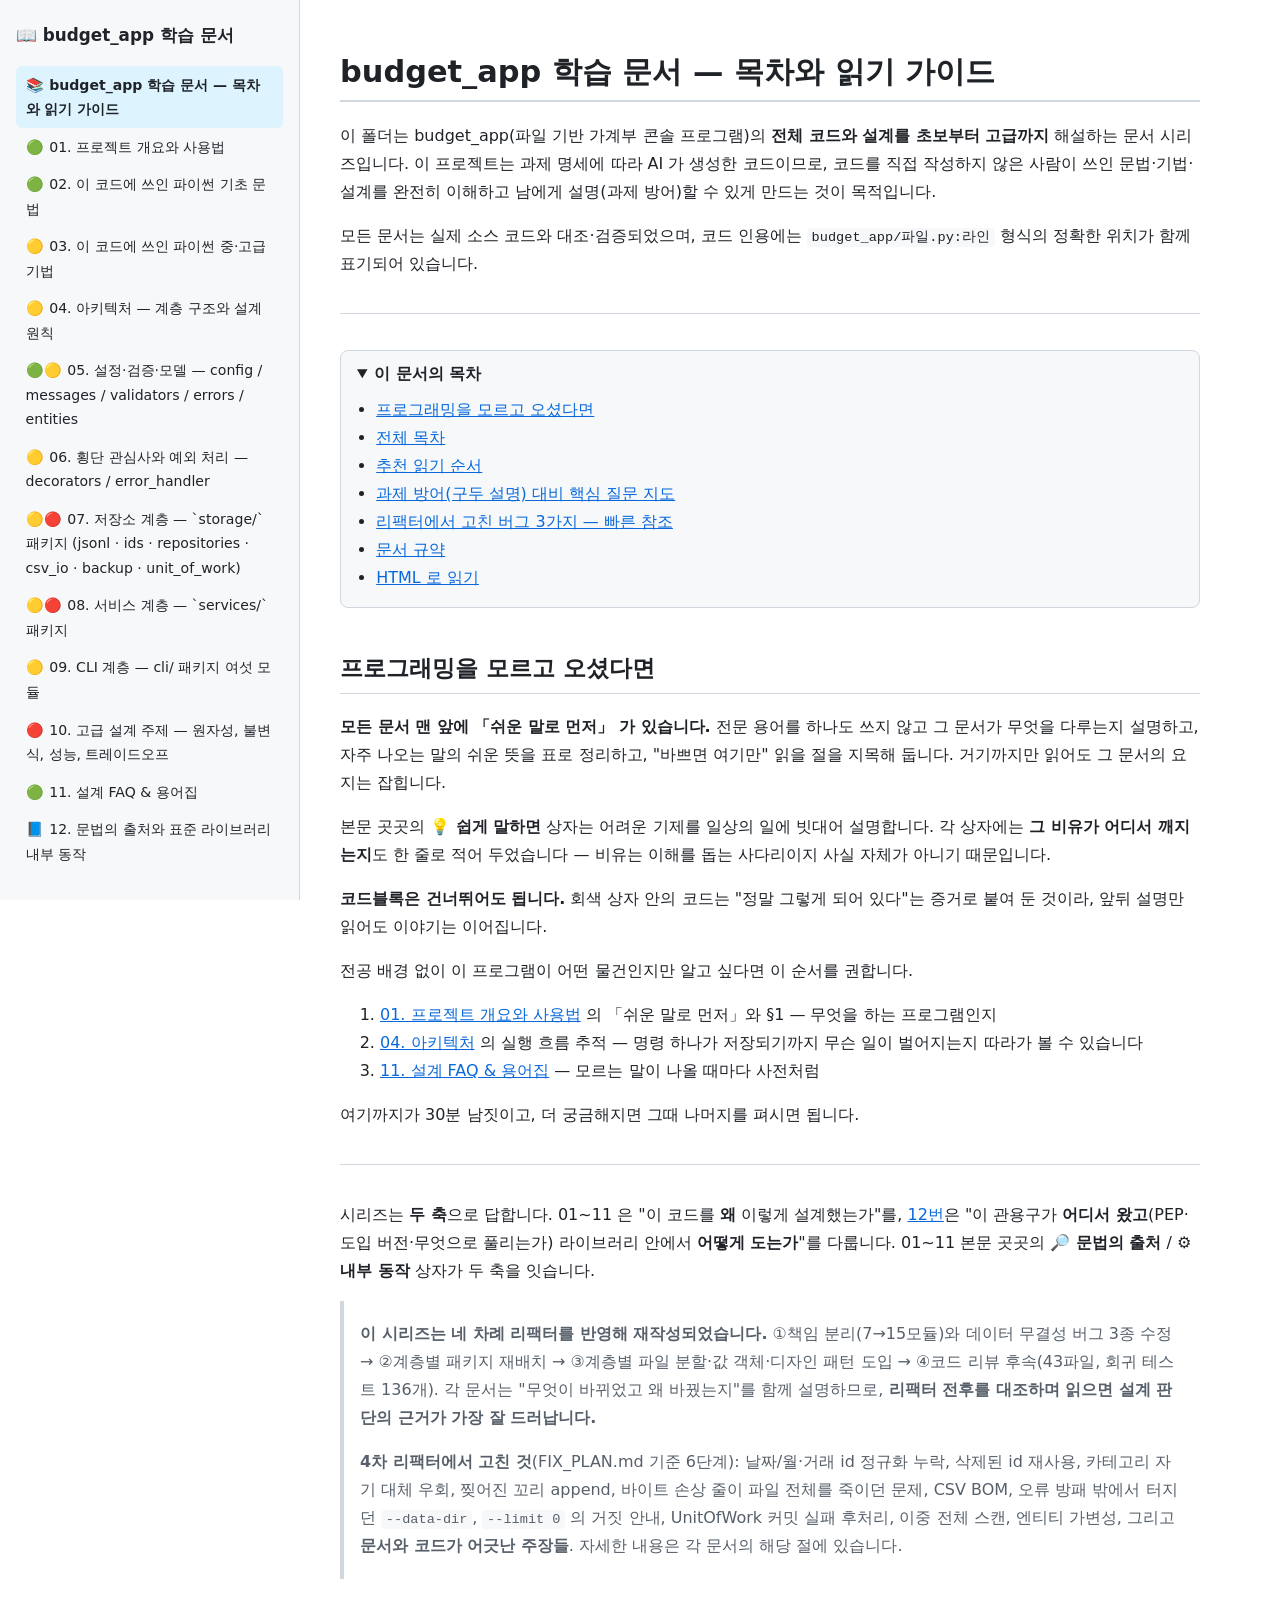
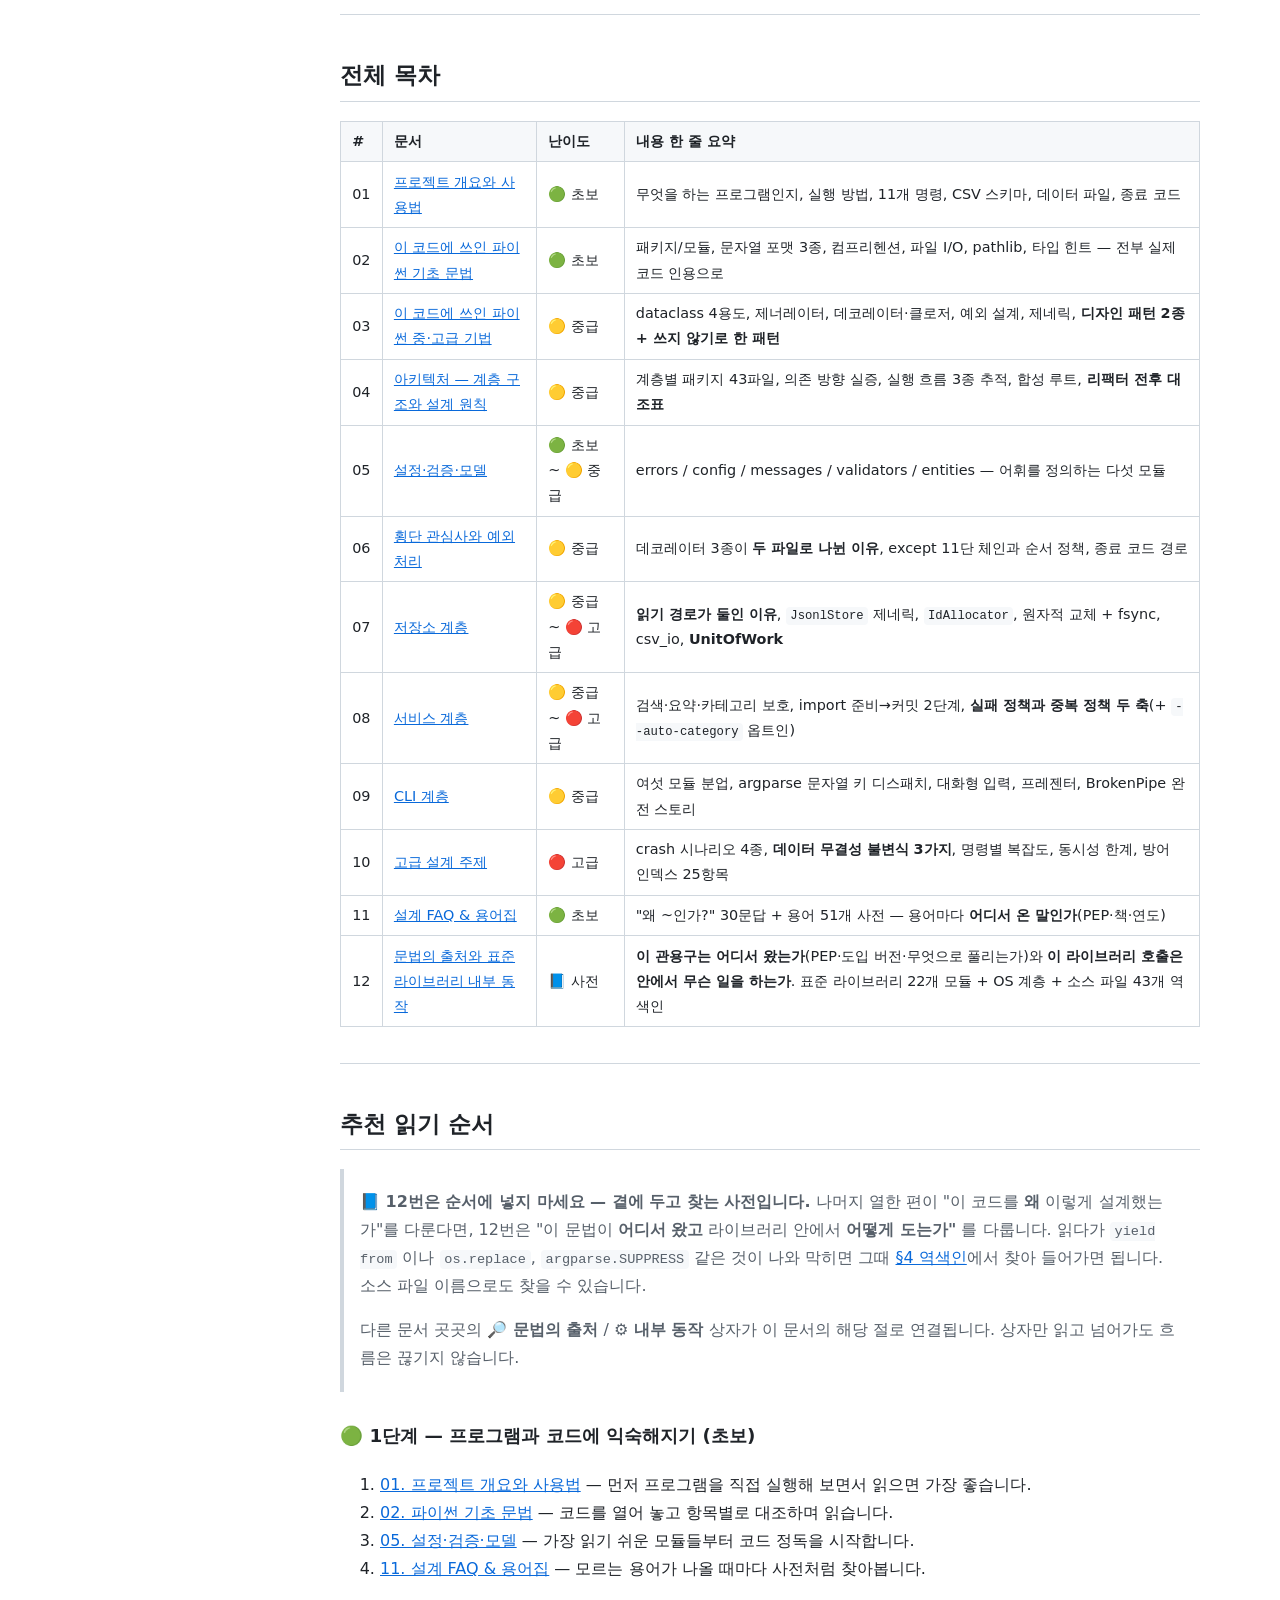
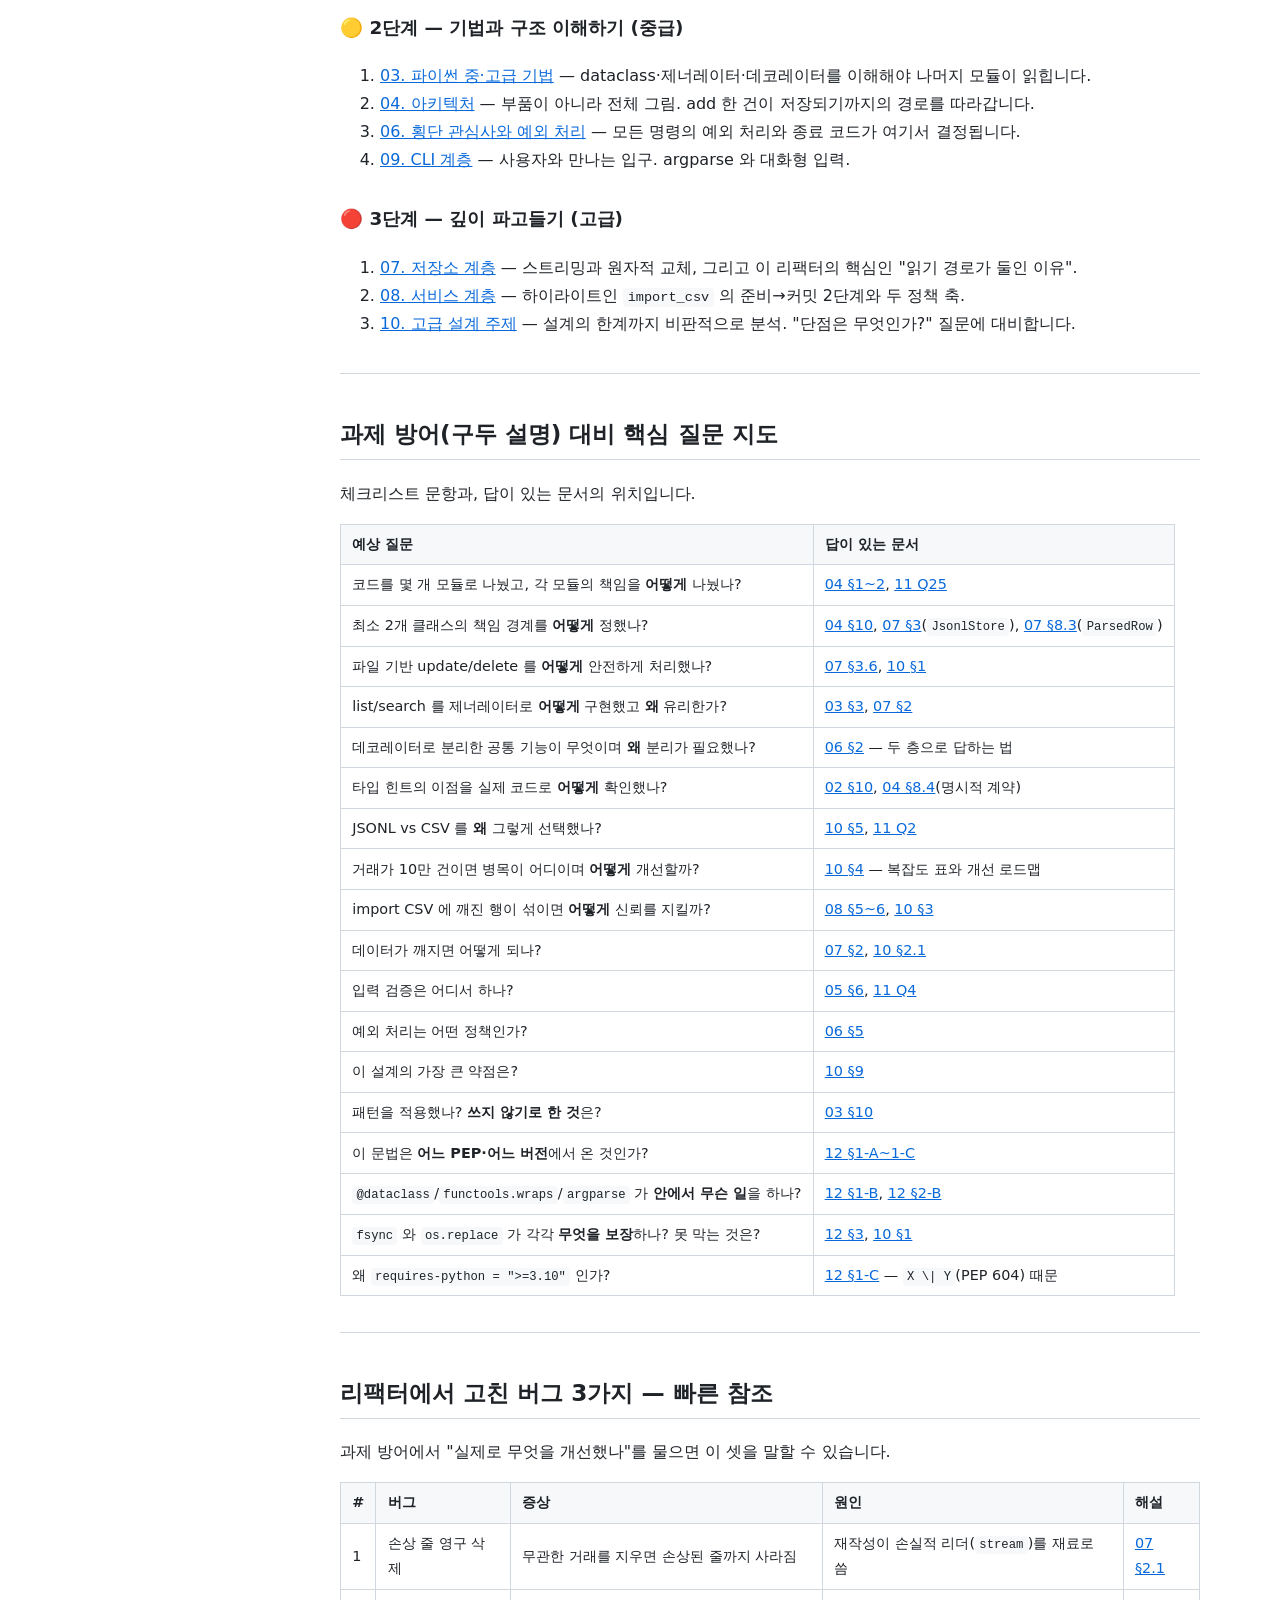
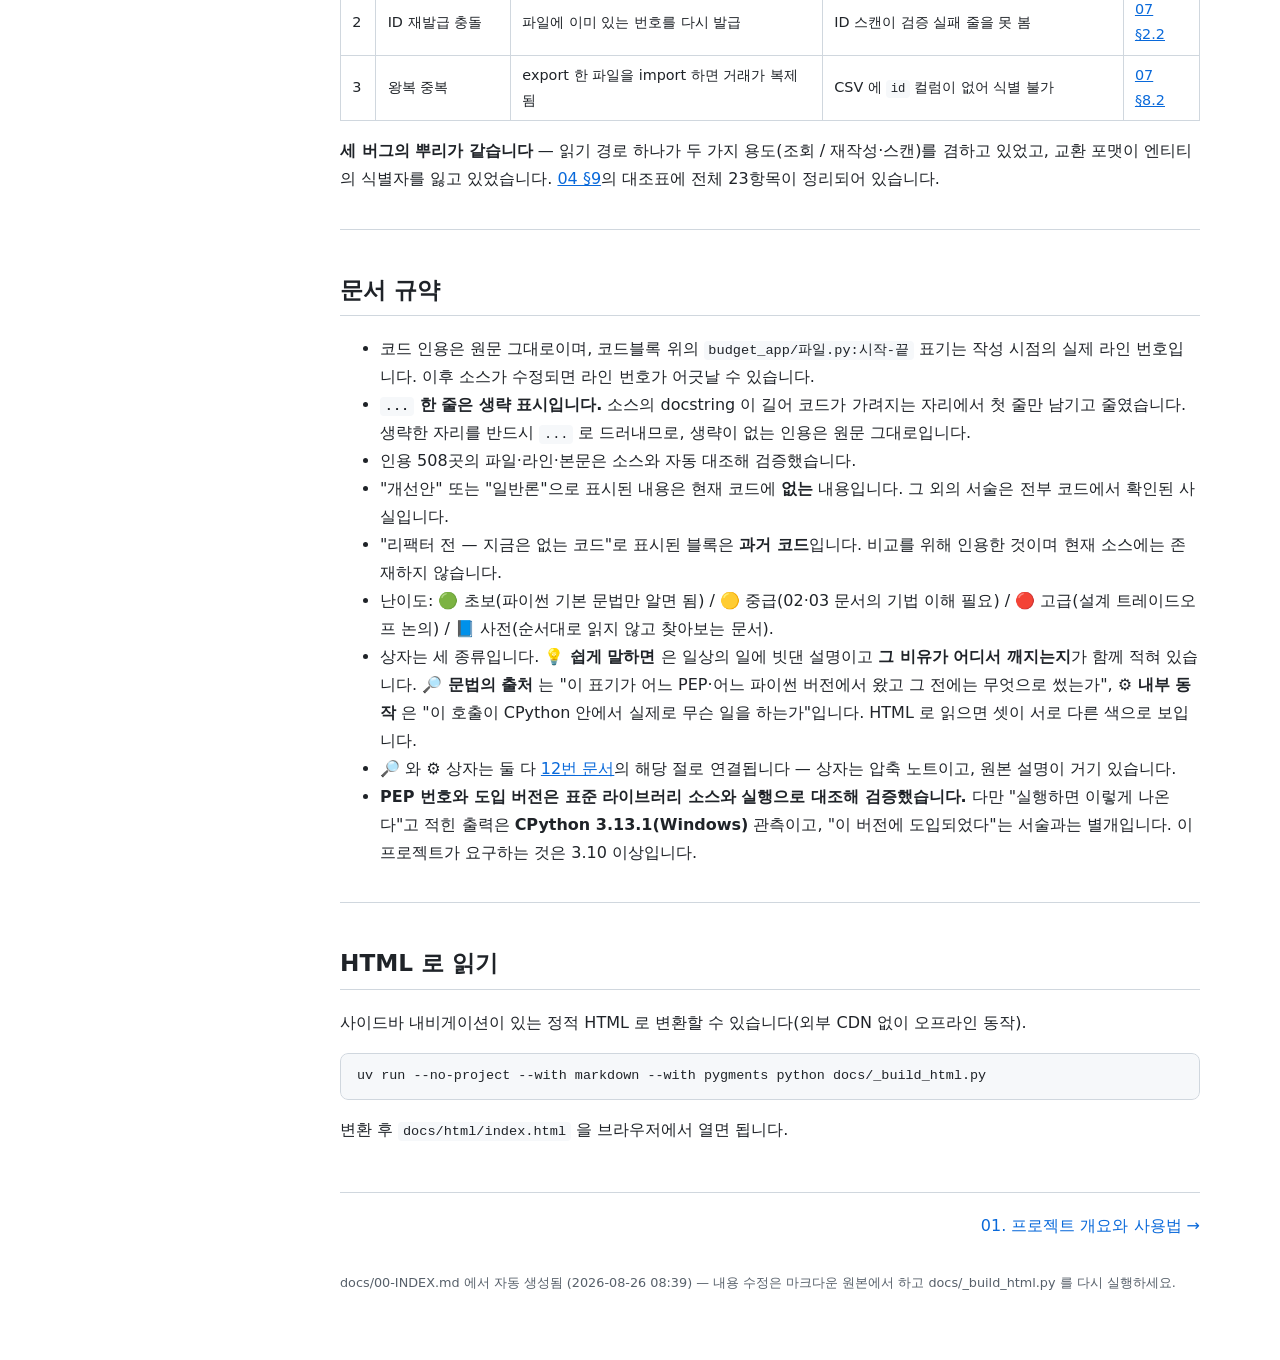
<file: docs/html/index.html>
<!DOCTYPE html>
<html lang="ko">
<head>
<meta charset="utf-8">
<meta name="viewport" content="width=device-width, initial-scale=1">
<title>budget_app 학습 문서 — 목차와 읽기 가이드</title>
<link rel="stylesheet" href="style.css">
</head>
<body>
<div class="layout">
<nav class="sidebar"><div class="brand"><a href="index.html">📖 budget_app 학습 문서</a></div><details class="nav" open><summary>목차</summary><ul class="navlist"><li><a href="index.html" class="current"><span class="badge">📚</span>budget_app 학습 문서 — 목차와 읽기 가이드</a></li><li><a href="01-overview.html"><span class="badge">🟢</span>01. 프로젝트 개요와 사용법</a></li><li><a href="02-python-basics.html"><span class="badge">🟢</span>02. 이 코드에 쓰인 파이썬 기초 문법</a></li><li><a href="03-python-advanced.html"><span class="badge">🟡</span>03. 이 코드에 쓰인 파이썬 중·고급 기법</a></li><li><a href="04-architecture.html"><span class="badge">🟡</span>04. 아키텍처 — 계층 구조와 설계 원칙</a></li><li><a href="05-config-and-models.html"><span class="badge">🟢🟡</span>05. 설정·검증·모델 — config / messages / validators / errors / entities</a></li><li><a href="06-decorators.html"><span class="badge">🟡</span>06. 횡단 관심사와 예외 처리 — decorators / error_handler</a></li><li><a href="07-repository.html"><span class="badge">🟡🔴</span>07. 저장소 계층 — `storage/` 패키지 (jsonl · ids · repositories · csv_io · backup · unit_of_work)</a></li><li><a href="08-services.html"><span class="badge">🟡🔴</span>08. 서비스 계층 — `services/` 패키지</a></li><li><a href="09-cli.html"><span class="badge">🟡</span>09. CLI 계층 — cli/ 패키지 여섯 모듈</a></li><li><a href="10-advanced-design.html"><span class="badge">🔴</span>10. 고급 설계 주제 — 원자성, 불변식, 성능, 트레이드오프</a></li><li><a href="11-faq-and-glossary.html"><span class="badge">🟢</span>11. 설계 FAQ &amp; 용어집</a></li><li><a href="12-syntax-and-stdlib.html"><span class="badge">📘</span>12. 문법의 출처와 표준 라이브러리 내부 동작</a></li></ul></details></nav>
<main>
<h1 id="budget_app-학습-문서-목차와-읽기-가이드">budget_app 학습 문서 — 목차와 읽기 가이드</h1>
<p>이 폴더는 budget_app(파일 기반 가계부 콘솔 프로그램)의 <strong>전체 코드와 설계를 초보부터 고급까지</strong> 해설하는 문서 시리즈입니다. 이 프로젝트는 과제 명세에 따라 AI 가 생성한 코드이므로, 코드를 직접 작성하지 않은 사람이 쓰인 문법·기법·설계를 완전히 이해하고 남에게 설명(과제 방어)할 수 있게 만드는 것이 목적입니다.</p>
<p>모든 문서는 실제 소스 코드와 대조·검증되었으며, 코드 인용에는 <code>budget_app/파일.py:라인</code> 형식의 정확한 위치가 함께 표기되어 있습니다.</p>
<hr>
<details class="page-toc" open><summary>이 문서의 목차</summary><ul><li><a href="#프로그래밍을-모르고-오셨다면">프로그래밍을 모르고 오셨다면</a></li><li><a href="#전체-목차">전체 목차</a></li><li><a href="#추천-읽기-순서">추천 읽기 순서</a></li><li><a href="#과제-방어구두-설명-대비-핵심-질문-지도">과제 방어(구두 설명) 대비 핵심 질문 지도</a></li><li><a href="#리팩터에서-고친-버그-3가지-빠른-참조">리팩터에서 고친 버그 3가지 — 빠른 참조</a></li><li><a href="#문서-규약">문서 규약</a></li><li><a href="#html-로-읽기">HTML 로 읽기</a></li></ul></details><h2 id="프로그래밍을-모르고-오셨다면">프로그래밍을 모르고 오셨다면</h2>
<p><strong>모든 문서 맨 앞에 「쉬운 말로 먼저」 가 있습니다.</strong> 전문 용어를 하나도 쓰지 않고 그 문서가 무엇을 다루는지 설명하고, 자주 나오는 말의 쉬운 뜻을 표로 정리하고, "바쁘면 여기만" 읽을 절을 지목해 둡니다. 거기까지만 읽어도 그 문서의 요지는 잡힙니다.</p>
<p>본문 곳곳의 <strong>💡 쉽게 말하면</strong> 상자는 어려운 기제를 일상의 일에 빗대어 설명합니다. 각 상자에는 <strong>그 비유가 어디서 깨지는지</strong>도 한 줄로 적어 두었습니다 — 비유는 이해를 돕는 사다리이지 사실 자체가 아니기 때문입니다.</p>
<p><strong>코드블록은 건너뛰어도 됩니다.</strong> 회색 상자 안의 코드는 "정말 그렇게 되어 있다"는 증거로 붙여 둔 것이라, 앞뒤 설명만 읽어도 이야기는 이어집니다.</p>
<p>전공 배경 없이 이 프로그램이 어떤 물건인지만 알고 싶다면 이 순서를 권합니다.</p>
<ol>
<li><a href="01-overview.html">01. 프로젝트 개요와 사용법</a> 의 「쉬운 말로 먼저」와 §1 — 무엇을 하는 프로그램인지</li>
<li><a href="04-architecture.html">04. 아키텍처</a> 의 실행 흐름 추적 — 명령 하나가 저장되기까지 무슨 일이 벌어지는지 따라가 볼 수 있습니다</li>
<li><a href="11-faq-and-glossary.html">11. 설계 FAQ &amp; 용어집</a> — 모르는 말이 나올 때마다 사전처럼</li>
</ol>
<p>여기까지가 30분 남짓이고, 더 궁금해지면 그때 나머지를 펴시면 됩니다.</p>
<hr>
<p>시리즈는 <strong>두 축</strong>으로 답합니다. 01~11 은 "이 코드를 <strong>왜</strong> 이렇게 설계했는가"를, <a href="12-syntax-and-stdlib.html">12번</a>은 "이 관용구가 <strong>어디서 왔고</strong>(PEP·도입 버전·무엇으로 풀리는가) 라이브러리 안에서 <strong>어떻게 도는가</strong>"를 다룹니다. 01~11 본문 곳곳의 <strong>🔎 문법의 출처</strong> / <strong>⚙️ 내부 동작</strong> 상자가 두 축을 잇습니다.</p>
<blockquote>
<p><strong>이 시리즈는 네 차례 리팩터를 반영해 재작성되었습니다.</strong> ①책임 분리(7→15모듈)와 데이터 무결성 버그 3종 수정 → ②계층별 패키지 재배치 → ③계층별 파일 분할·값 객체·디자인 패턴 도입 → ④코드 리뷰 후속(43파일, 회귀 테스트 136개). 각 문서는 "무엇이 바뀌었고 왜 바꿨는지"를 함께 설명하므로, <strong>리팩터 전후를 대조하며 읽으면 설계 판단의 근거가 가장 잘 드러납니다.</strong></p>
<p><strong>4차 리팩터에서 고친 것</strong>(FIX_PLAN.md 기준 6단계): 날짜/월·거래 id 정규화 누락, 삭제된 id 재사용, 카테고리 자기 대체 우회, 찢어진 꼬리 append, 바이트 손상 줄이 파일 전체를 죽이던 문제, CSV BOM, 오류 방패 밖에서 터지던 <code>--data-dir</code>, <code>--limit 0</code> 의 거짓 안내, UnitOfWork 커밋 실패 후처리, 이중 전체 스캔, 엔티티 가변성, 그리고 <strong>문서와 코드가 어긋난 주장들</strong>. 자세한 내용은 각 문서의 해당 절에 있습니다.</p>
</blockquote>
<hr>
<h2 id="전체-목차">전체 목차</h2>
<div class="table-wrap"><table>
<thead>
<tr>
<th>#</th>
<th>문서</th>
<th>난이도</th>
<th>내용 한 줄 요약</th>
</tr>
</thead>
<tbody>
<tr>
<td>01</td>
<td><a href="01-overview.html">프로젝트 개요와 사용법</a></td>
<td>🟢 초보</td>
<td>무엇을 하는 프로그램인지, 실행 방법, 11개 명령, CSV 스키마, 데이터 파일, 종료 코드</td>
</tr>
<tr>
<td>02</td>
<td><a href="02-python-basics.html">이 코드에 쓰인 파이썬 기초 문법</a></td>
<td>🟢 초보</td>
<td>패키지/모듈, 문자열 포맷 3종, 컴프리헨션, 파일 I/O, pathlib, 타입 힌트 — 전부 실제 코드 인용으로</td>
</tr>
<tr>
<td>03</td>
<td><a href="03-python-advanced.html">이 코드에 쓰인 파이썬 중·고급 기법</a></td>
<td>🟡 중급</td>
<td>dataclass 4용도, 제너레이터, 데코레이터·클로저, 예외 설계, 제네릭, <strong>디자인 패턴 2종 + 쓰지 않기로 한 패턴</strong></td>
</tr>
<tr>
<td>04</td>
<td><a href="04-architecture.html">아키텍처 — 계층 구조와 설계 원칙</a></td>
<td>🟡 중급</td>
<td>계층별 패키지 43파일, 의존 방향 실증, 실행 흐름 3종 추적, 합성 루트, <strong>리팩터 전후 대조표</strong></td>
</tr>
<tr>
<td>05</td>
<td><a href="05-config-and-models.html">설정·검증·모델</a></td>
<td>🟢 초보 ~ 🟡 중급</td>
<td>errors / config / messages / validators / entities — 어휘를 정의하는 다섯 모듈</td>
</tr>
<tr>
<td>06</td>
<td><a href="06-decorators.html">횡단 관심사와 예외 처리</a></td>
<td>🟡 중급</td>
<td>데코레이터 3종이 <strong>두 파일로 나뉜 이유</strong>, except 11단 체인과 순서 정책, 종료 코드 경로</td>
</tr>
<tr>
<td>07</td>
<td><a href="07-repository.html">저장소 계층</a></td>
<td>🟡 중급 ~ 🔴 고급</td>
<td><strong>읽기 경로가 둘인 이유</strong>, <code>JsonlStore</code> 제네릭, <code>IdAllocator</code>, 원자적 교체 + fsync, csv_io, <strong>UnitOfWork</strong></td>
</tr>
<tr>
<td>08</td>
<td><a href="08-services.html">서비스 계층</a></td>
<td>🟡 중급 ~ 🔴 고급</td>
<td>검색·요약·카테고리 보호, import 준비→커밋 2단계, <strong>실패 정책과 중복 정책 두 축</strong>(+ <code>--auto-category</code> 옵트인)</td>
</tr>
<tr>
<td>09</td>
<td><a href="09-cli.html">CLI 계층</a></td>
<td>🟡 중급</td>
<td>여섯 모듈 분업, argparse 문자열 키 디스패치, 대화형 입력, 프레젠터, BrokenPipe 완전 스토리</td>
</tr>
<tr>
<td>10</td>
<td><a href="10-advanced-design.html">고급 설계 주제</a></td>
<td>🔴 고급</td>
<td>crash 시나리오 4종, <strong>데이터 무결성 불변식 3가지</strong>, 명령별 복잡도, 동시성 한계, 방어 인덱스 25항목</td>
</tr>
<tr>
<td>11</td>
<td><a href="11-faq-and-glossary.html">설계 FAQ &amp; 용어집</a></td>
<td>🟢 초보</td>
<td>"왜 ~인가?" 30문답 + 용어 51개 사전 — 용어마다 <strong>어디서 온 말인가</strong>(PEP·책·연도)</td>
</tr>
<tr>
<td>12</td>
<td><a href="12-syntax-and-stdlib.html">문법의 출처와 표준 라이브러리 내부 동작</a></td>
<td>📘 사전</td>
<td><strong>이 관용구는 어디서 왔는가</strong>(PEP·도입 버전·무엇으로 풀리는가)와 <strong>이 라이브러리 호출은 안에서 무슨 일을 하는가</strong>. 표준 라이브러리 22개 모듈 + OS 계층 + 소스 파일 43개 역색인</td>
</tr>
</tbody>
</table></div>
<hr>
<h2 id="추천-읽기-순서">추천 읽기 순서</h2>
<blockquote>
<p><strong>📘 12번은 순서에 넣지 마세요 — 곁에 두고 찾는 사전입니다.</strong> 나머지 열한 편이
"이 코드를 <strong>왜</strong> 이렇게 설계했는가"를 다룬다면, 12번은 "이 문법이 <strong>어디서 왔고</strong>
라이브러리 안에서 <strong>어떻게 도는가"</strong> 를 다룹니다. 읽다가 <code>yield from</code> 이나
<code>os.replace</code>, <code>argparse.SUPPRESS</code> 같은 것이 나와 막히면 그때 <a href="12-syntax-and-stdlib.html">§4 역색인</a>에서
찾아 들어가면 됩니다. 소스 파일 이름으로도 찾을 수 있습니다.</p>
<p>다른 문서 곳곳의 <strong>🔎 문법의 출처</strong> / <strong>⚙️ 내부 동작</strong> 상자가 이 문서의 해당 절로
연결됩니다. 상자만 읽고 넘어가도 흐름은 끊기지 않습니다.</p>
</blockquote>
<h3 id="1단계-프로그램과-코드에-익숙해지기-초보">🟢 1단계 — 프로그램과 코드에 익숙해지기 (초보)</h3>
<ol>
<li><a href="01-overview.html">01. 프로젝트 개요와 사용법</a> — 먼저 프로그램을 직접 실행해 보면서 읽으면 가장 좋습니다.</li>
<li><a href="02-python-basics.html">02. 파이썬 기초 문법</a> — 코드를 열어 놓고 항목별로 대조하며 읽습니다.</li>
<li><a href="05-config-and-models.html">05. 설정·검증·모델</a> — 가장 읽기 쉬운 모듈들부터 코드 정독을 시작합니다.</li>
<li><a href="11-faq-and-glossary.html">11. 설계 FAQ &amp; 용어집</a> — 모르는 용어가 나올 때마다 사전처럼 찾아봅니다.</li>
</ol>
<h3 id="2단계-기법과-구조-이해하기-중급">🟡 2단계 — 기법과 구조 이해하기 (중급)</h3>
<ol>
<li><a href="03-python-advanced.html">03. 파이썬 중·고급 기법</a> — dataclass·제너레이터·데코레이터를 이해해야 나머지 모듈이 읽힙니다.</li>
<li><a href="04-architecture.html">04. 아키텍처</a> — 부품이 아니라 전체 그림. add 한 건이 저장되기까지의 경로를 따라갑니다.</li>
<li><a href="06-decorators.html">06. 횡단 관심사와 예외 처리</a> — 모든 명령의 예외 처리와 종료 코드가 여기서 결정됩니다.</li>
<li><a href="09-cli.html">09. CLI 계층</a> — 사용자와 만나는 입구. argparse 와 대화형 입력.</li>
</ol>
<h3 id="3단계-깊이-파고들기-고급">🔴 3단계 — 깊이 파고들기 (고급)</h3>
<ol>
<li><a href="07-repository.html">07. 저장소 계층</a> — 스트리밍과 원자적 교체, 그리고 이 리팩터의 핵심인 "읽기 경로가 둘인 이유".</li>
<li><a href="08-services.html">08. 서비스 계층</a> — 하이라이트인 <code>import_csv</code> 의 준비→커밋 2단계와 두 정책 축.</li>
<li><a href="10-advanced-design.html">10. 고급 설계 주제</a> — 설계의 한계까지 비판적으로 분석. "단점은 무엇인가?" 질문에 대비합니다.</li>
</ol>
<hr>
<h2 id="과제-방어구두-설명-대비-핵심-질문-지도">과제 방어(구두 설명) 대비 핵심 질문 지도</h2>
<p>체크리스트 문항과, 답이 있는 문서의 위치입니다.</p>
<div class="table-wrap"><table>
<thead>
<tr>
<th>예상 질문</th>
<th>답이 있는 문서</th>
</tr>
</thead>
<tbody>
<tr>
<td>코드를 몇 개 모듈로 나눴고, 각 모듈의 책임을 <strong>어떻게</strong> 나눴나?</td>
<td><a href="04-architecture.html">04 §1~2</a>, <a href="11-faq-and-glossary.html">11 Q25</a></td>
</tr>
<tr>
<td>최소 2개 클래스의 책임 경계를 <strong>어떻게</strong> 정했나?</td>
<td><a href="04-architecture.html">04 §10</a>, <a href="07-repository.html">07 §3</a>(<code>JsonlStore</code>), <a href="07-repository.html">07 §8.3</a>(<code>ParsedRow</code>)</td>
</tr>
<tr>
<td>파일 기반 update/delete 를 <strong>어떻게</strong> 안전하게 처리했나?</td>
<td><a href="07-repository.html">07 §3.6</a>, <a href="10-advanced-design.html">10 §1</a></td>
</tr>
<tr>
<td>list/search 를 제너레이터로 <strong>어떻게</strong> 구현했고 <strong>왜</strong> 유리한가?</td>
<td><a href="03-python-advanced.html">03 §3</a>, <a href="07-repository.html">07 §2</a></td>
</tr>
<tr>
<td>데코레이터로 분리한 공통 기능이 무엇이며 <strong>왜</strong> 분리가 필요했나?</td>
<td><a href="06-decorators.html">06 §2</a> — 두 층으로 답하는 법</td>
</tr>
<tr>
<td>타입 힌트의 이점을 실제 코드로 <strong>어떻게</strong> 확인했나?</td>
<td><a href="02-python-basics.html">02 §10</a>, <a href="04-architecture.html">04 §8.4</a>(명시적 계약)</td>
</tr>
<tr>
<td>JSONL vs CSV 를 <strong>왜</strong> 그렇게 선택했나?</td>
<td><a href="10-advanced-design.html">10 §5</a>, <a href="11-faq-and-glossary.html">11 Q2</a></td>
</tr>
<tr>
<td>거래가 10만 건이면 병목이 어디이며 <strong>어떻게</strong> 개선할까?</td>
<td><a href="10-advanced-design.html">10 §4</a> — 복잡도 표와 개선 로드맵</td>
</tr>
<tr>
<td>import CSV 에 깨진 행이 섞이면 <strong>어떻게</strong> 신뢰를 지킬까?</td>
<td><a href="08-services.html">08 §5~6</a>, <a href="10-advanced-design.html">10 §3</a></td>
</tr>
<tr>
<td>데이터가 깨지면 어떻게 되나?</td>
<td><a href="07-repository.html">07 §2</a>, <a href="10-advanced-design.html">10 §2.1</a></td>
</tr>
<tr>
<td>입력 검증은 어디서 하나?</td>
<td><a href="05-config-and-models.html">05 §6</a>, <a href="11-faq-and-glossary.html">11 Q4</a></td>
</tr>
<tr>
<td>예외 처리는 어떤 정책인가?</td>
<td><a href="06-decorators.html">06 §5</a></td>
</tr>
<tr>
<td>이 설계의 가장 큰 약점은?</td>
<td><a href="10-advanced-design.html">10 §9</a></td>
</tr>
<tr>
<td>패턴을 적용했나? <strong>쓰지 않기로 한 것</strong>은?</td>
<td><a href="03-python-advanced.html">03 §10</a></td>
</tr>
<tr>
<td>이 문법은 <strong>어느 PEP·어느 버전</strong>에서 온 것인가?</td>
<td><a href="12-syntax-and-stdlib.html">12 §1-A~1-C</a></td>
</tr>
<tr>
<td><code>@dataclass</code>/<code>functools.wraps</code>/<code>argparse</code> 가 <strong>안에서 무슨 일</strong>을 하나?</td>
<td><a href="12-syntax-and-stdlib.html">12 §1-B</a>, <a href="12-syntax-and-stdlib.html">12 §2-B</a></td>
</tr>
<tr>
<td><code>fsync</code> 와 <code>os.replace</code> 가 각각 <strong>무엇을 보장</strong>하나? 못 막는 것은?</td>
<td><a href="12-syntax-and-stdlib.html">12 §3</a>, <a href="10-advanced-design.html">10 §1</a></td>
</tr>
<tr>
<td>왜 <code>requires-python = "&gt;=3.10"</code> 인가?</td>
<td><a href="12-syntax-and-stdlib.html">12 §1-C</a> — <code>X \| Y</code>(PEP 604) 때문</td>
</tr>
</tbody>
</table></div>
<hr>
<h2 id="리팩터에서-고친-버그-3가지-빠른-참조">리팩터에서 고친 버그 3가지 — 빠른 참조</h2>
<p>과제 방어에서 "실제로 무엇을 개선했나"를 물으면 이 셋을 말할 수 있습니다.</p>
<div class="table-wrap"><table>
<thead>
<tr>
<th>#</th>
<th>버그</th>
<th>증상</th>
<th>원인</th>
<th>해설</th>
</tr>
</thead>
<tbody>
<tr>
<td>1</td>
<td>손상 줄 영구 삭제</td>
<td>무관한 거래를 지우면 손상된 줄까지 사라짐</td>
<td>재작성이 손실적 리더(<code>stream</code>)를 재료로 씀</td>
<td><a href="07-repository.html">07 §2.1</a></td>
</tr>
<tr>
<td>2</td>
<td>ID 재발급 충돌</td>
<td>파일에 이미 있는 번호를 다시 발급</td>
<td>ID 스캔이 검증 실패 줄을 못 봄</td>
<td><a href="07-repository.html">07 §2.2</a></td>
</tr>
<tr>
<td>3</td>
<td>왕복 중복</td>
<td>export 한 파일을 import 하면 거래가 복제됨</td>
<td>CSV 에 <code>id</code> 컬럼이 없어 식별 불가</td>
<td><a href="07-repository.html">07 §8.2</a></td>
</tr>
</tbody>
</table></div>
<p><strong>세 버그의 뿌리가 같습니다</strong> — 읽기 경로 하나가 두 가지 용도(조회 / 재작성·스캔)를 겸하고 있었고, 교환 포맷이 엔티티의 식별자를 잃고 있었습니다. <a href="04-architecture.html">04 §9</a>의 대조표에 전체 23항목이 정리되어 있습니다.</p>
<hr>
<h2 id="문서-규약">문서 규약</h2>
<ul>
<li>코드 인용은 원문 그대로이며, 코드블록 위의 <code>budget_app/파일.py:시작-끝</code> 표기는 작성 시점의 실제 라인 번호입니다. 이후 소스가 수정되면 라인 번호가 어긋날 수 있습니다.</li>
<li><strong><code>...</code> 한 줄은 생략 표시입니다.</strong> 소스의 docstring 이 길어 코드가 가려지는 자리에서 첫 줄만 남기고 줄였습니다. 생략한 자리를 반드시 <code>...</code> 로 드러내므로, 생략이 없는 인용은 원문 그대로입니다.</li>
<li>인용 508곳의 파일·라인·본문은 소스와 자동 대조해 검증했습니다.</li>
<li>"개선안" 또는 "일반론"으로 표시된 내용은 현재 코드에 <strong>없는</strong> 내용입니다. 그 외의 서술은 전부 코드에서 확인된 사실입니다.</li>
<li>"리팩터 전 — 지금은 없는 코드"로 표시된 블록은 <strong>과거 코드</strong>입니다. 비교를 위해 인용한 것이며 현재 소스에는 존재하지 않습니다.</li>
<li>난이도: 🟢 초보(파이썬 기본 문법만 알면 됨) / 🟡 중급(02·03 문서의 기법 이해 필요) / 🔴 고급(설계 트레이드오프 논의) / 📘 사전(순서대로 읽지 않고 찾아보는 문서).</li>
<li>상자는 세 종류입니다. <strong>💡 쉽게 말하면</strong> 은 일상의 일에 빗댄 설명이고 <strong>그 비유가 어디서 깨지는지</strong>가 함께 적혀 있습니다. <strong>🔎 문법의 출처</strong> 는 "이 표기가 어느 PEP·어느 파이썬 버전에서 왔고 그 전에는 무엇으로 썼는가", <strong>⚙️ 내부 동작</strong> 은 "이 호출이 CPython 안에서 실제로 무슨 일을 하는가"입니다. HTML 로 읽으면 셋이 서로 다른 색으로 보입니다.</li>
<li>🔎 와 ⚙️ 상자는 둘 다 <a href="12-syntax-and-stdlib.html">12번 문서</a>의 해당 절로 연결됩니다 — 상자는 압축 노트이고, 원본 설명이 거기 있습니다.</li>
<li><strong>PEP 번호와 도입 버전은 표준 라이브러리 소스와 실행으로 대조해 검증했습니다.</strong> 다만 "실행하면 이렇게 나온다"고 적힌 출력은 <strong>CPython 3.13.1(Windows)</strong> 관측이고, "이 버전에 도입되었다"는 서술과는 별개입니다. 이 프로젝트가 요구하는 것은 3.10 이상입니다.</li>
</ul>
<hr>
<h2 id="html-로-읽기">HTML 로 읽기</h2>
<p>사이드바 내비게이션이 있는 정적 HTML 로 변환할 수 있습니다(외부 CDN 없이 오프라인 동작).</p>
<div class="codehilite"><pre><span></span><code>uv<span class="w"> </span>run<span class="w"> </span>--no-project<span class="w"> </span>--with<span class="w"> </span>markdown<span class="w"> </span>--with<span class="w"> </span>pygments<span class="w"> </span>python<span class="w"> </span>docs/_build_html.py
</code></pre></div>

<p>변환 후 <code>docs/html/index.html</code> 을 브라우저에서 열면 됩니다.</p>
<div class="pager"><span></span><span><a href="01-overview.html">01. 프로젝트 개요와 사용법 →</a></span></div>
<footer>docs/00-INDEX.md 에서 자동 생성됨 (2026-08-26 08:39) — 내용 수정은 마크다운 원본에서 하고 docs/_build_html.py 를 다시 실행하세요.</footer>
</main>
</div>
</body>
</html>
</file>
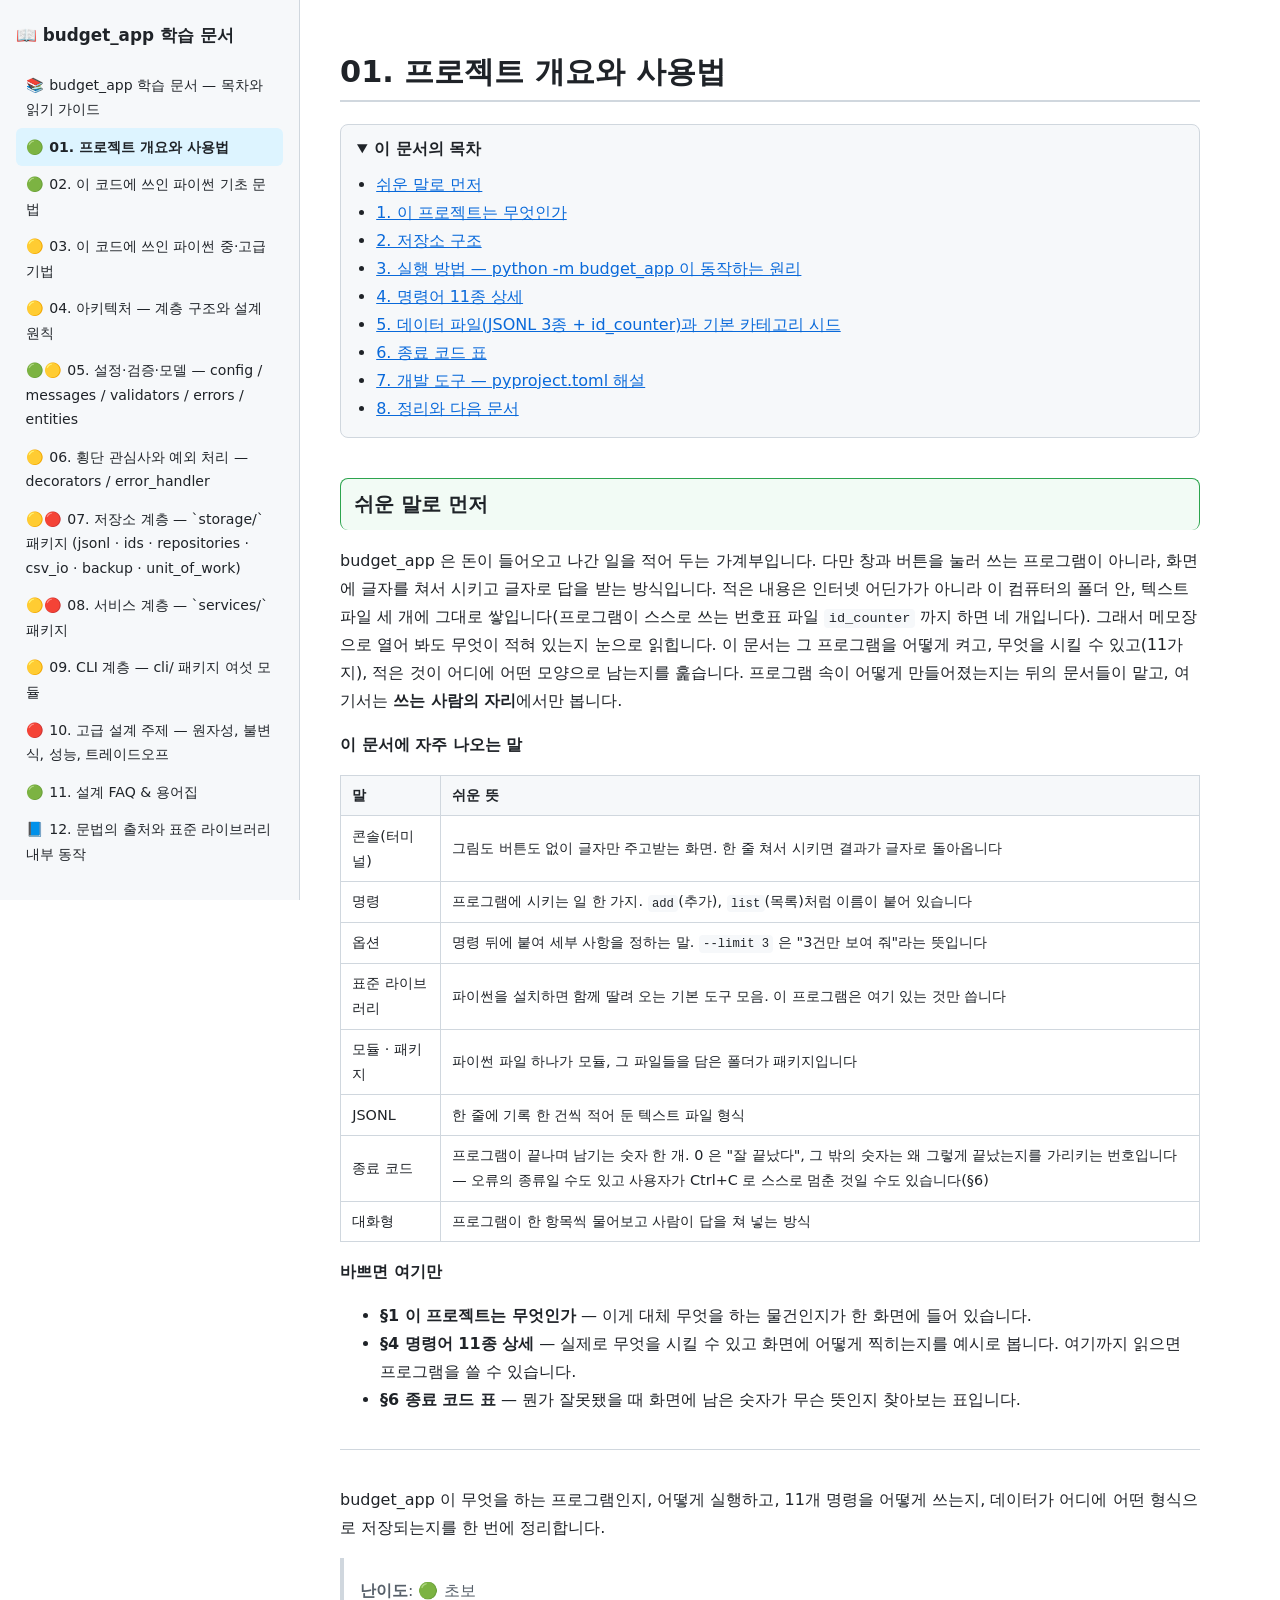
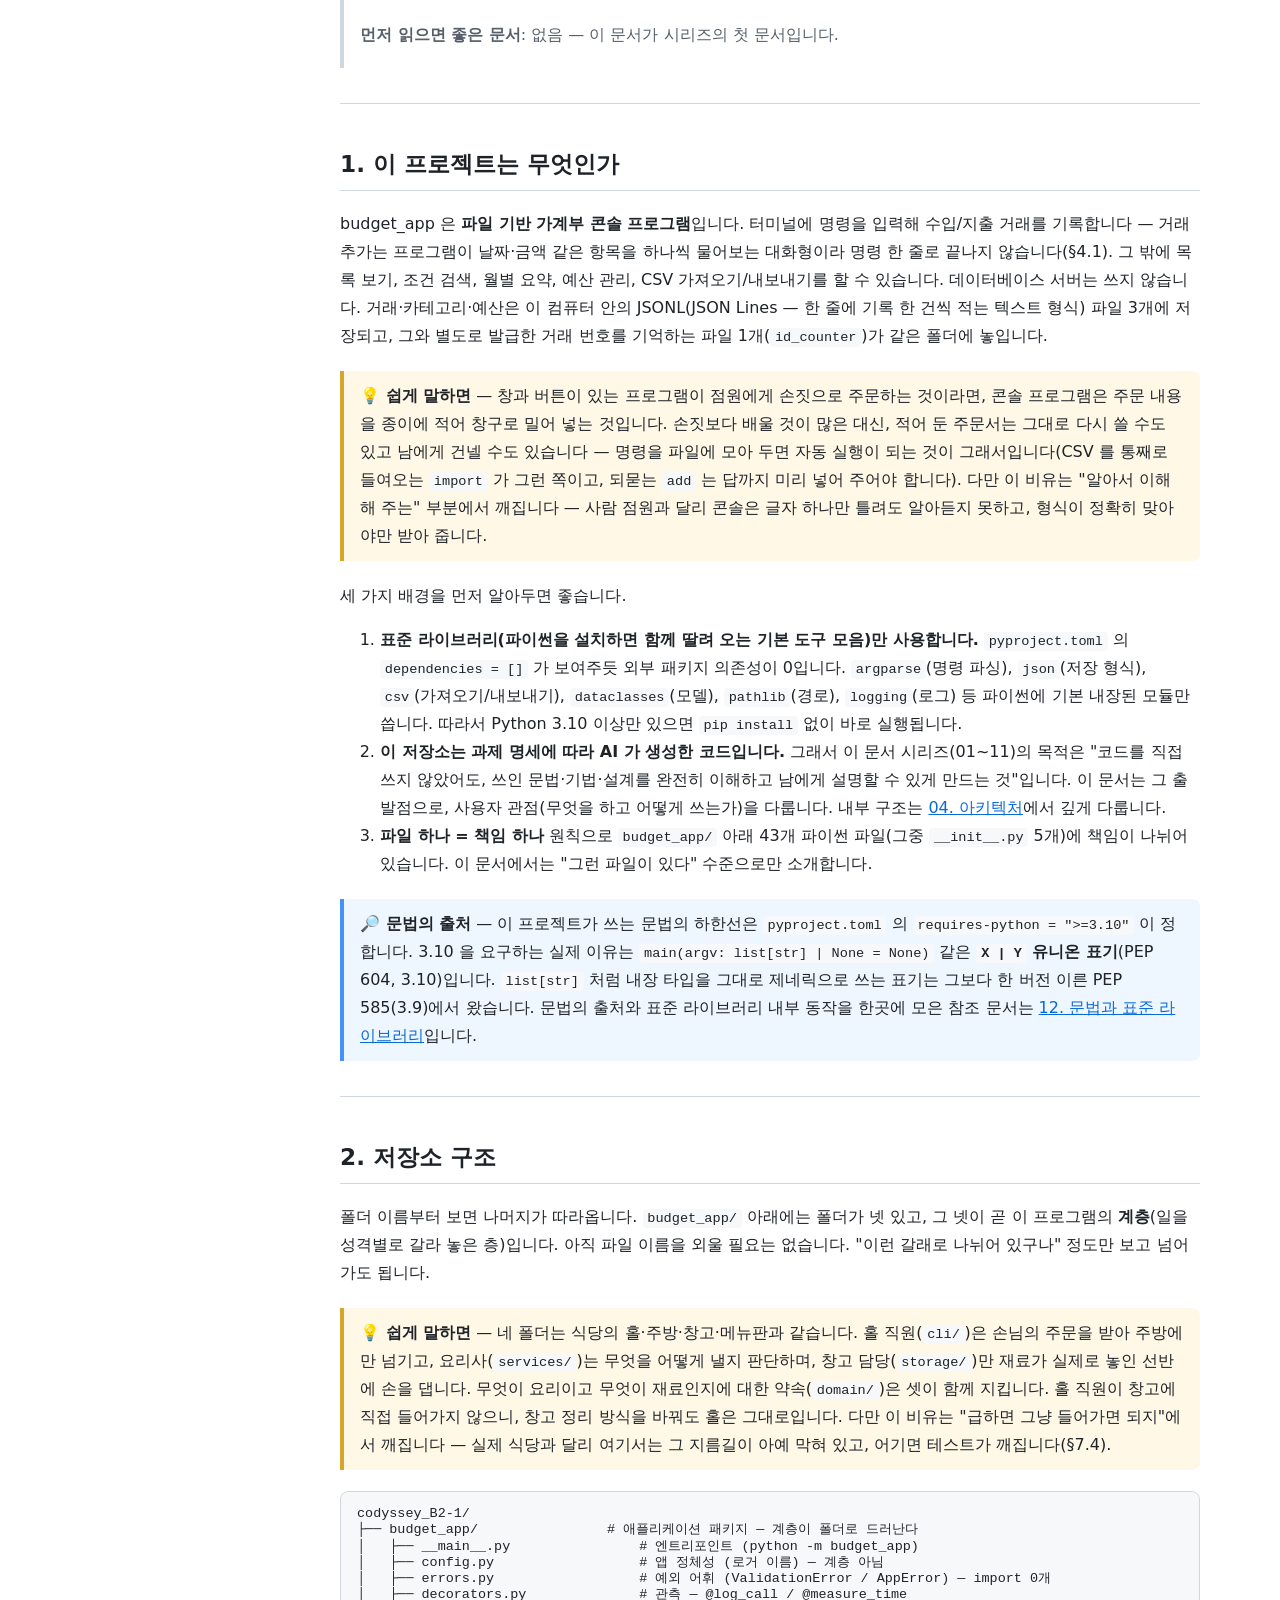
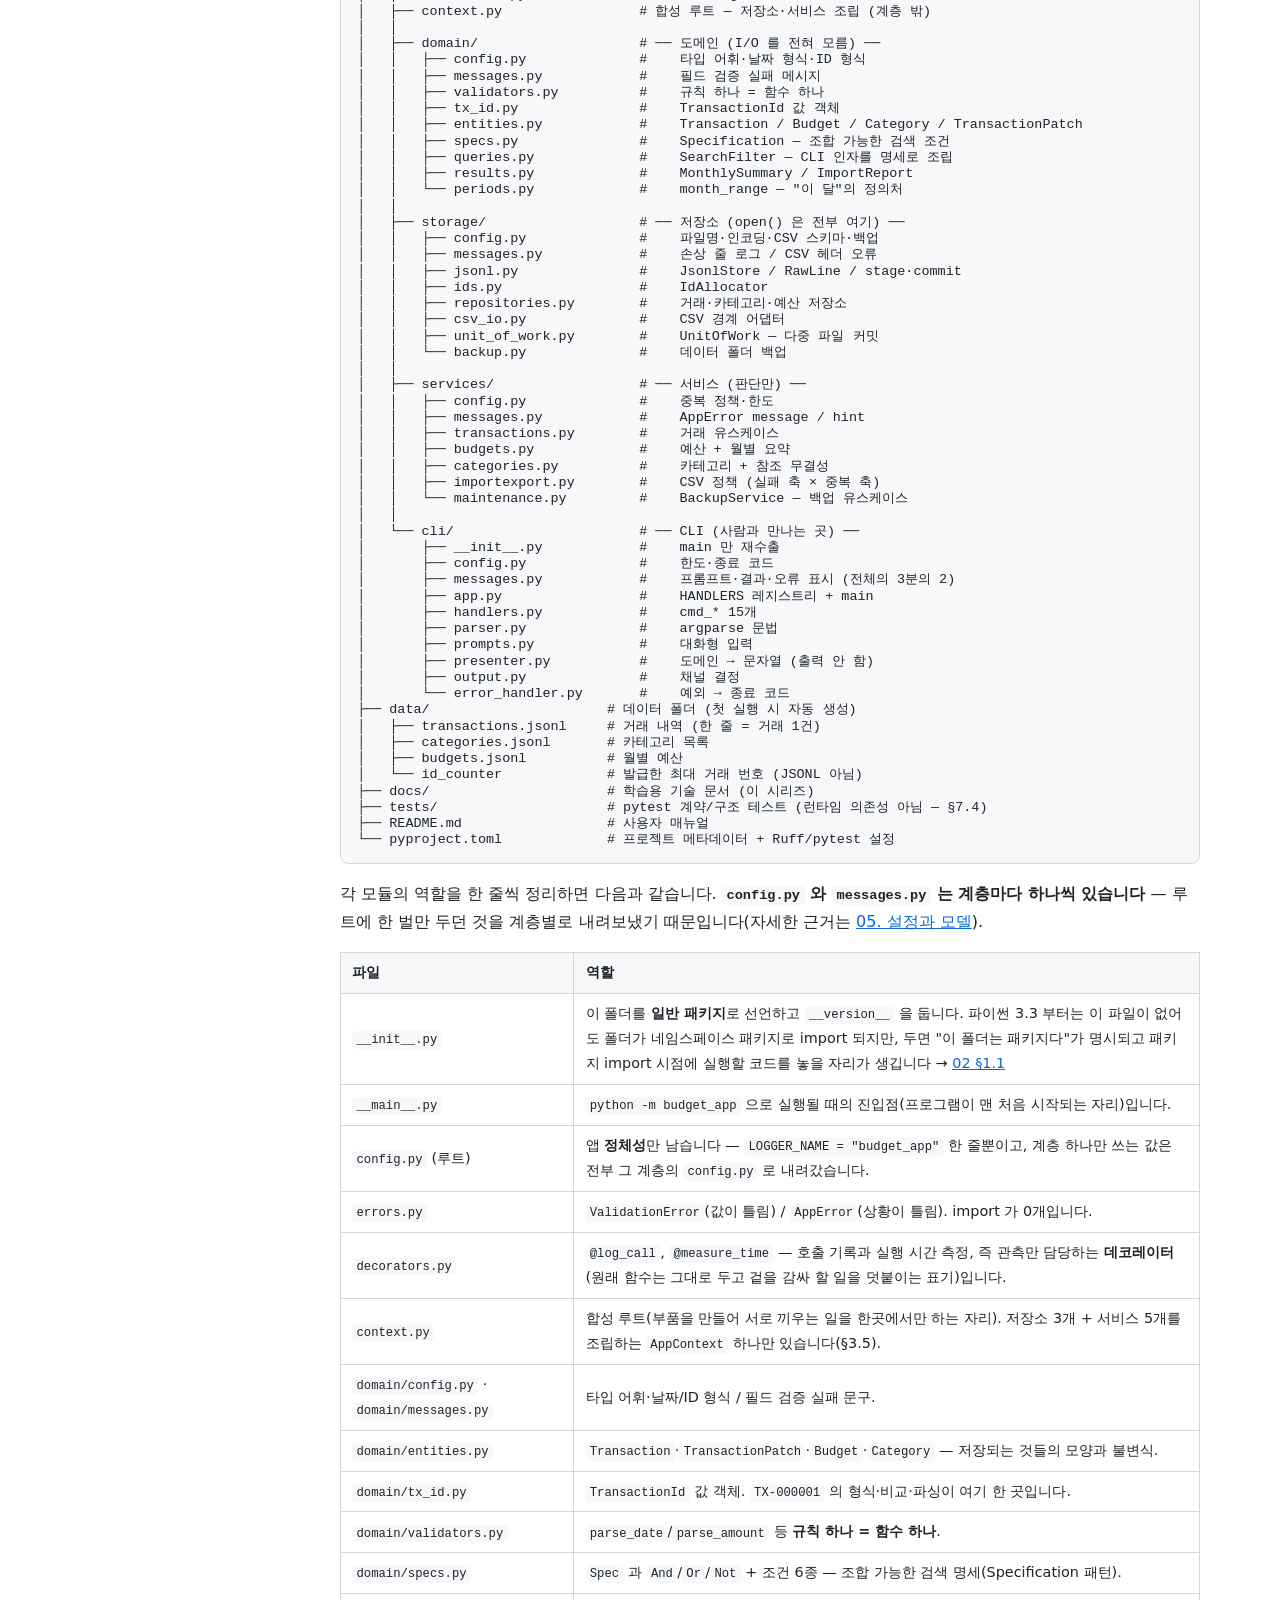
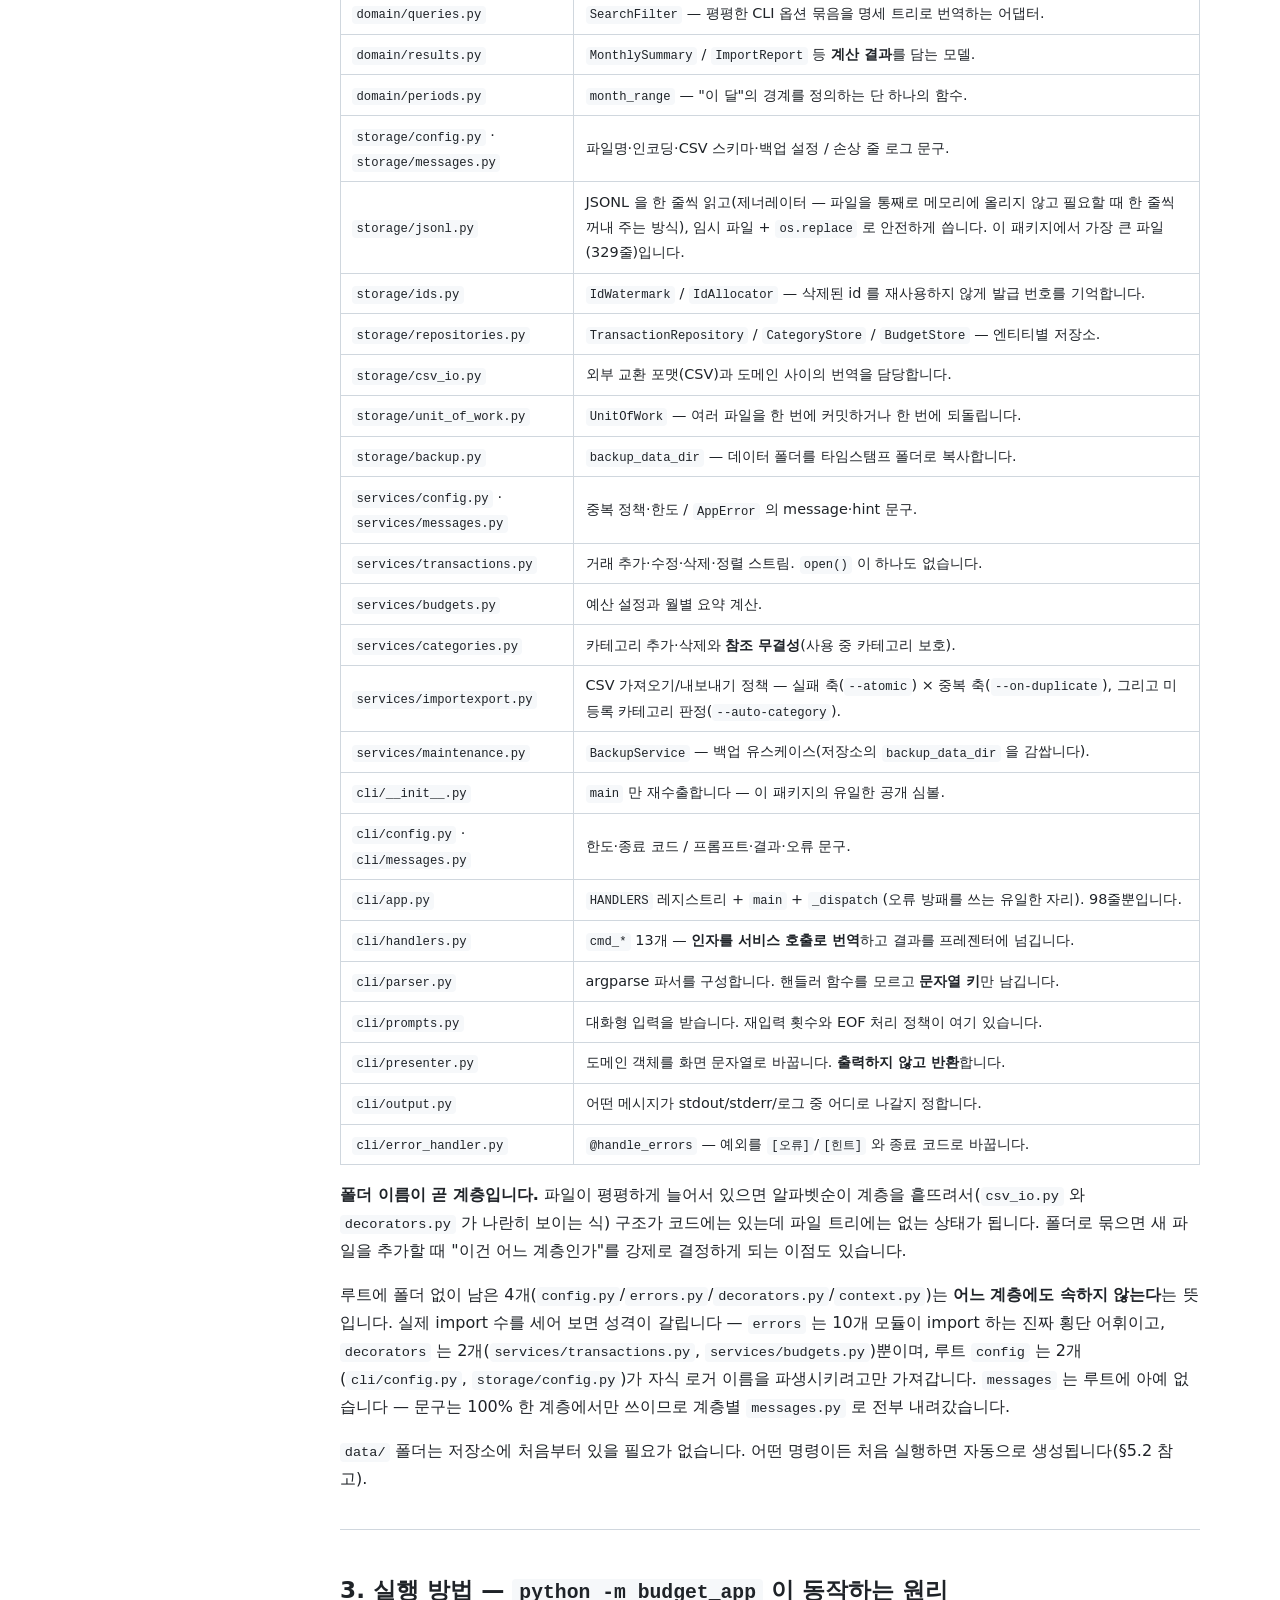
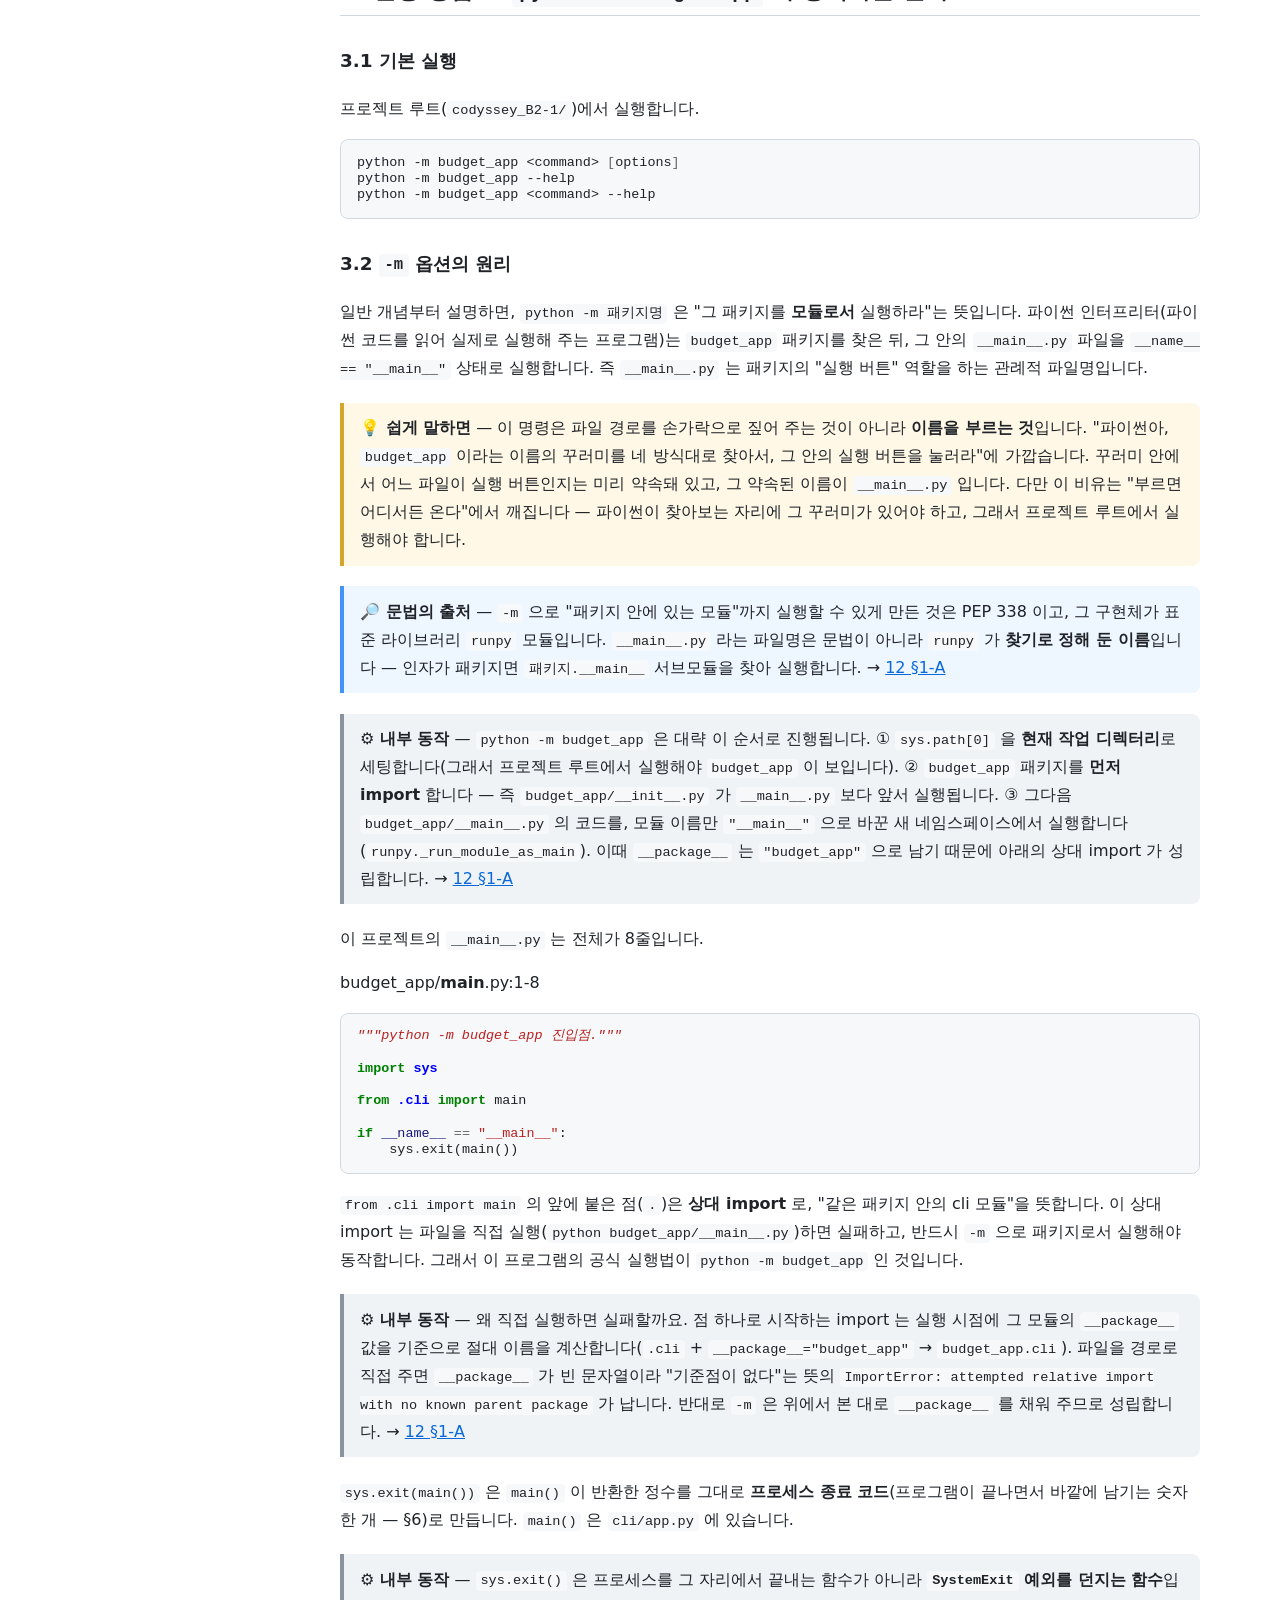
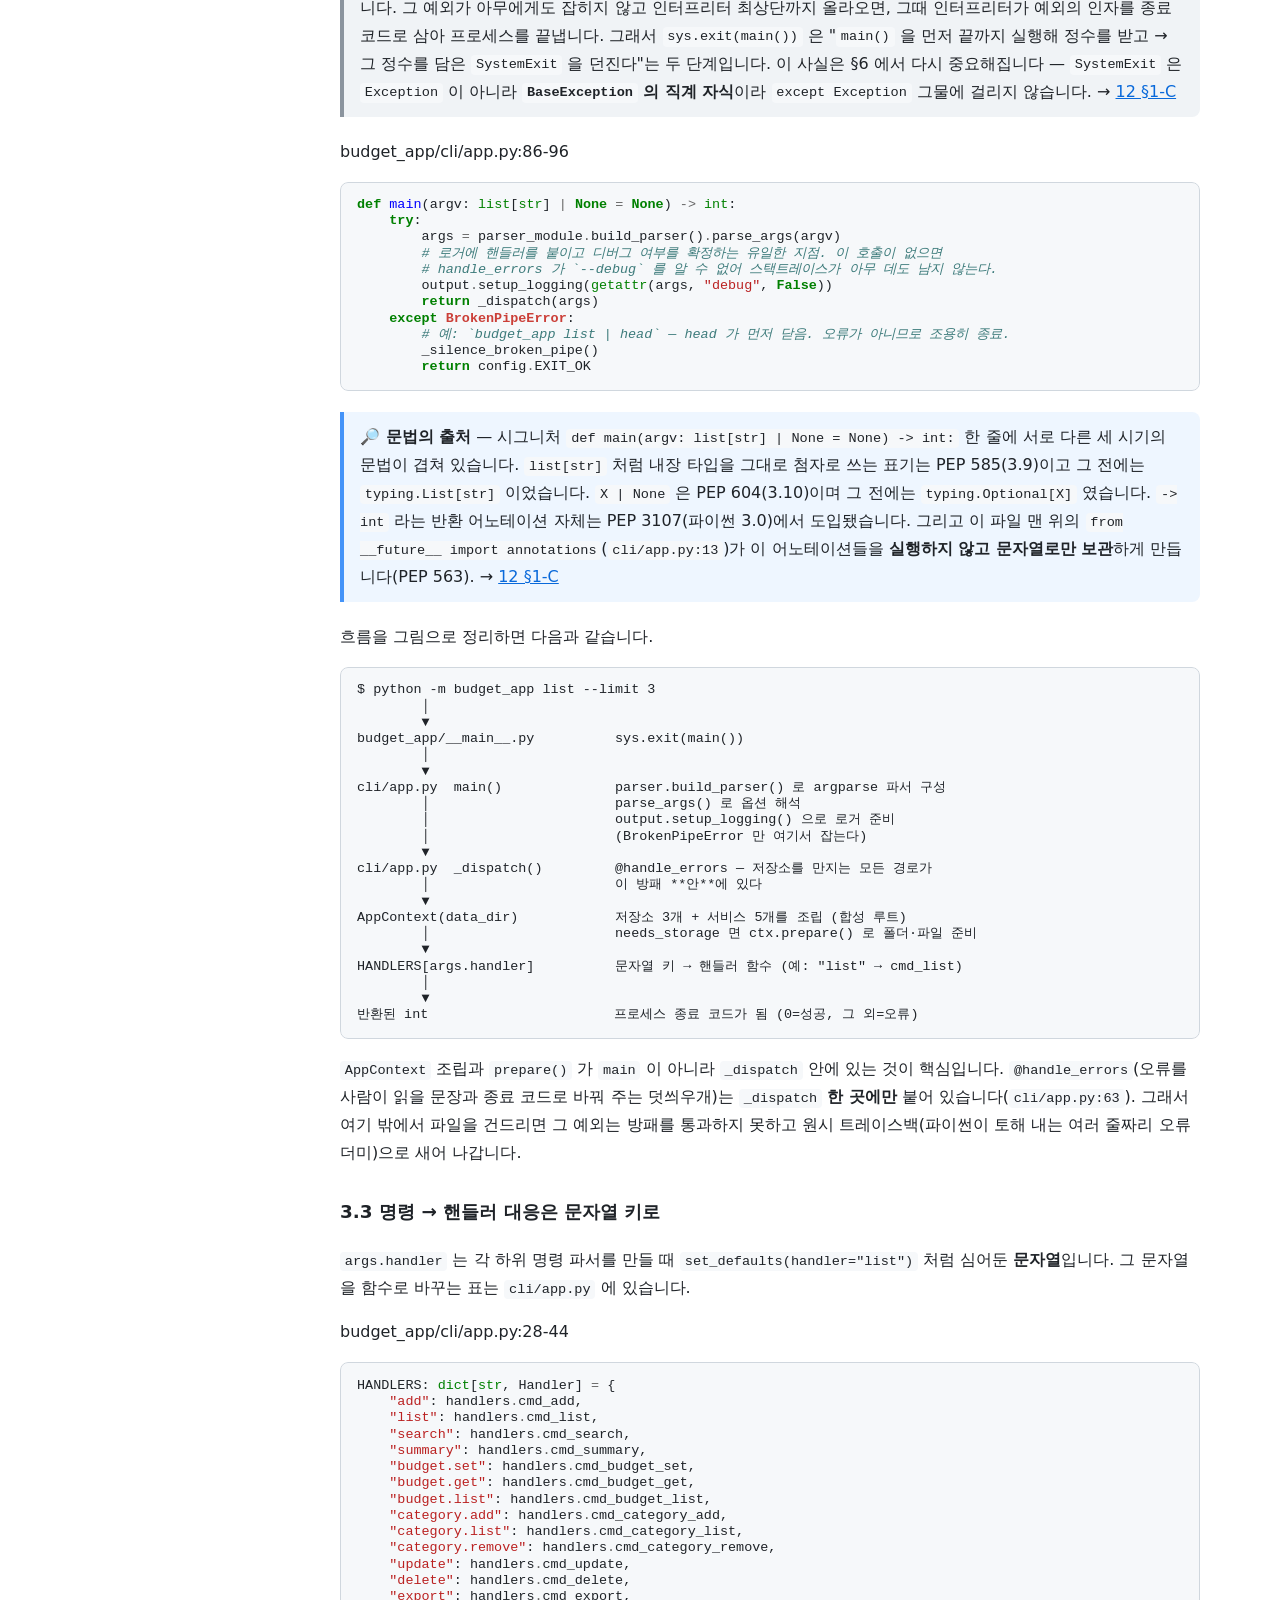
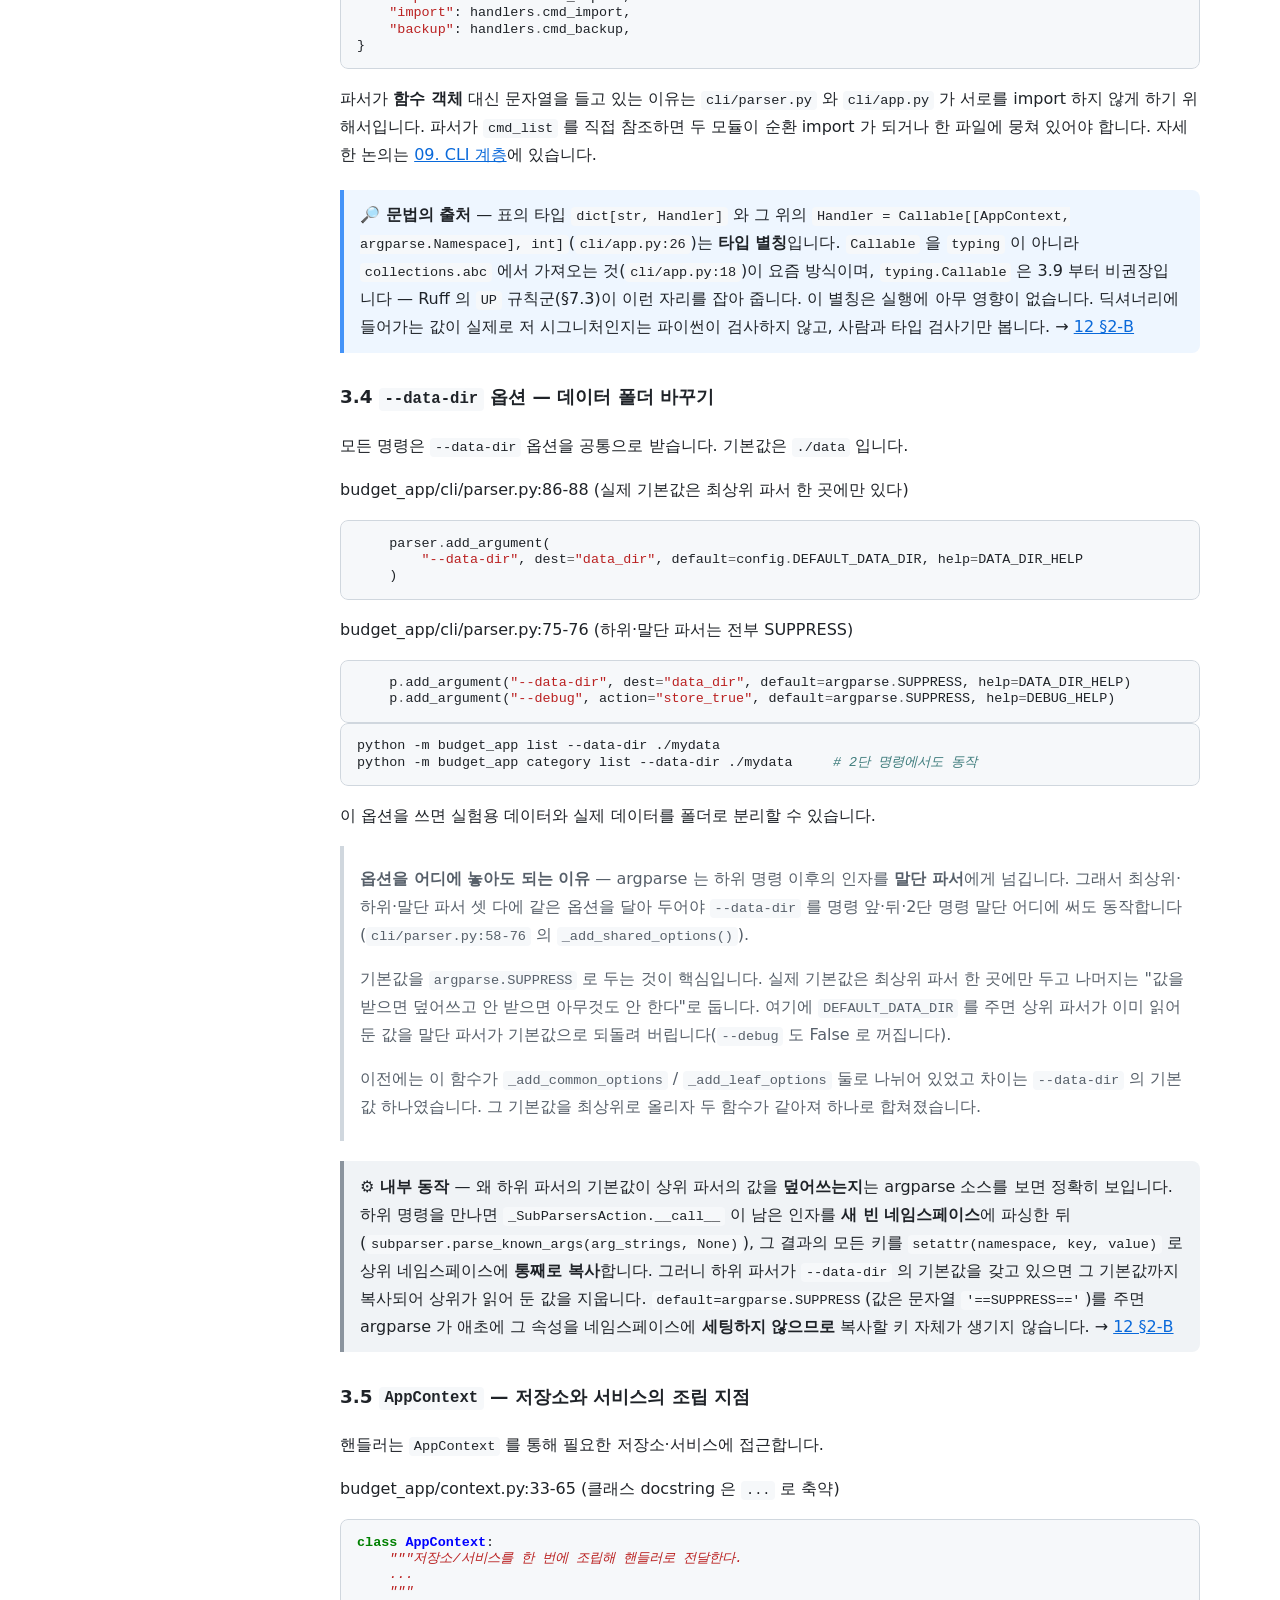
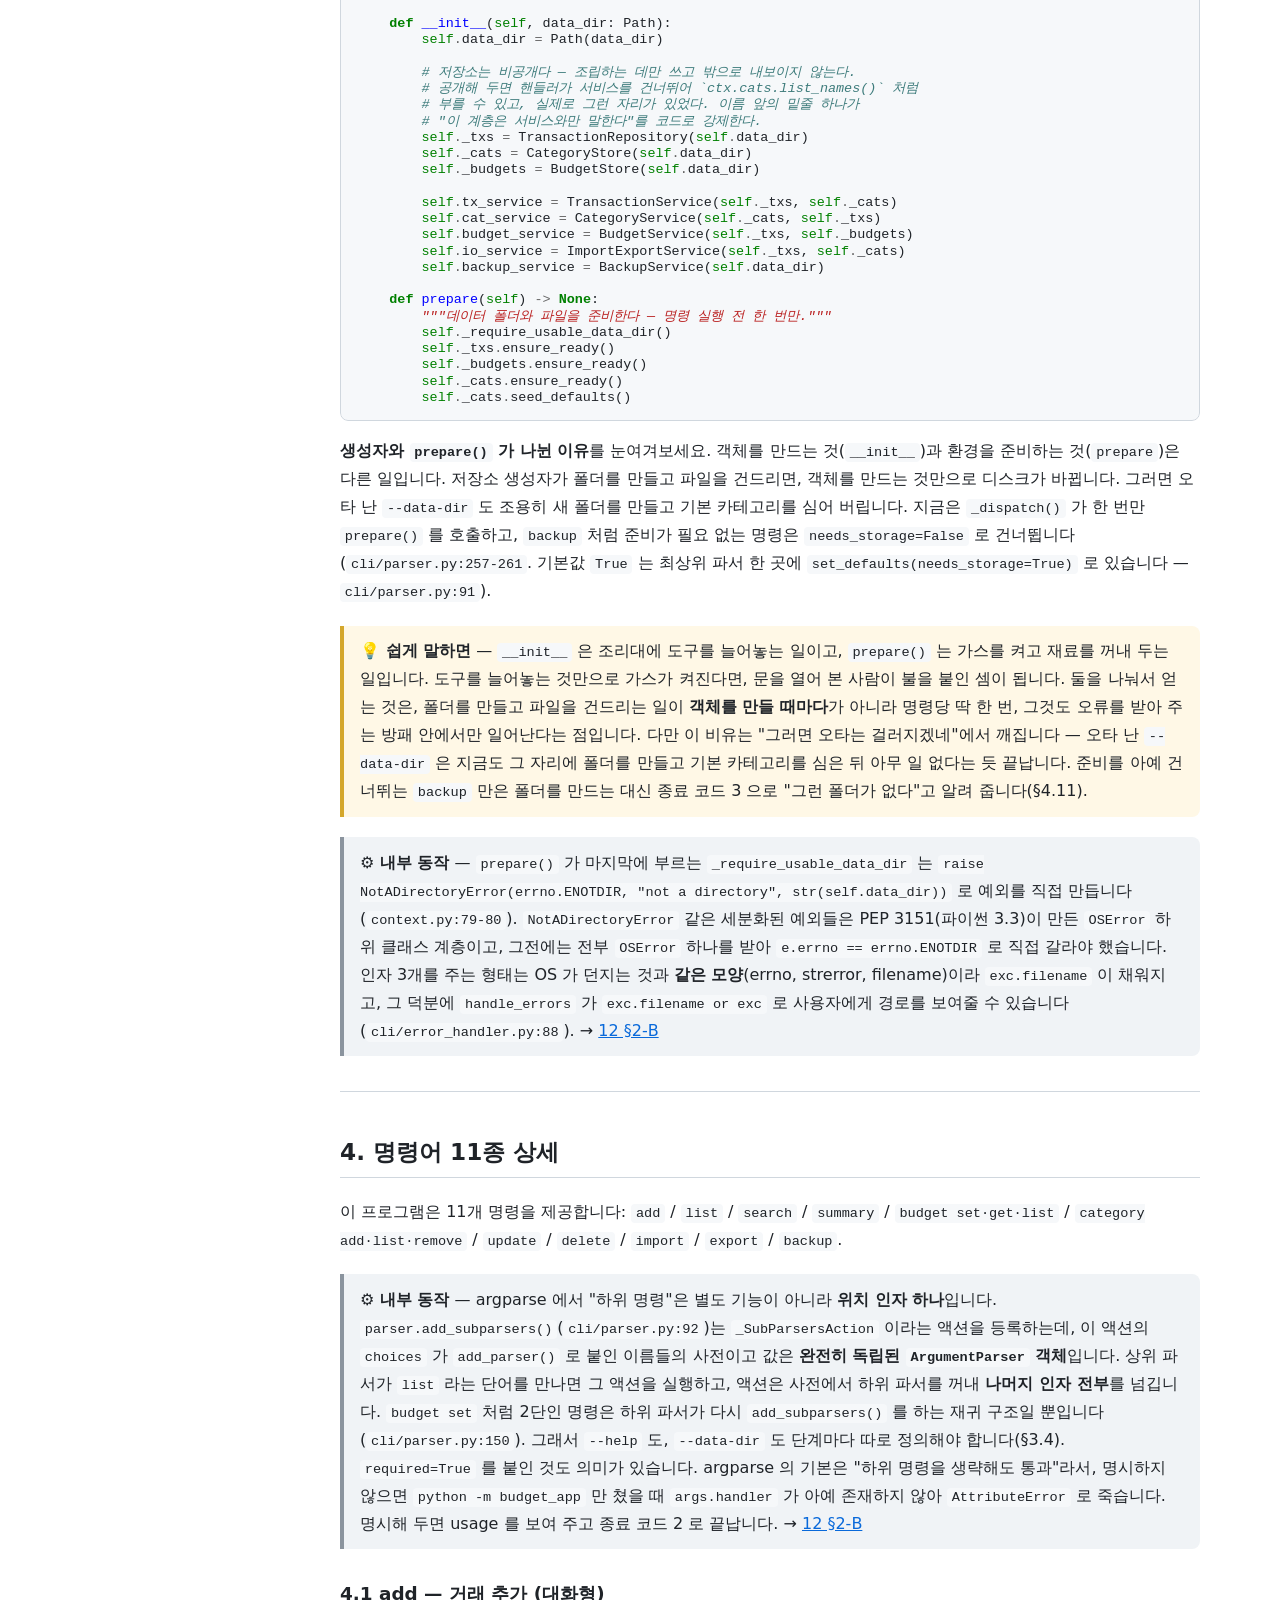
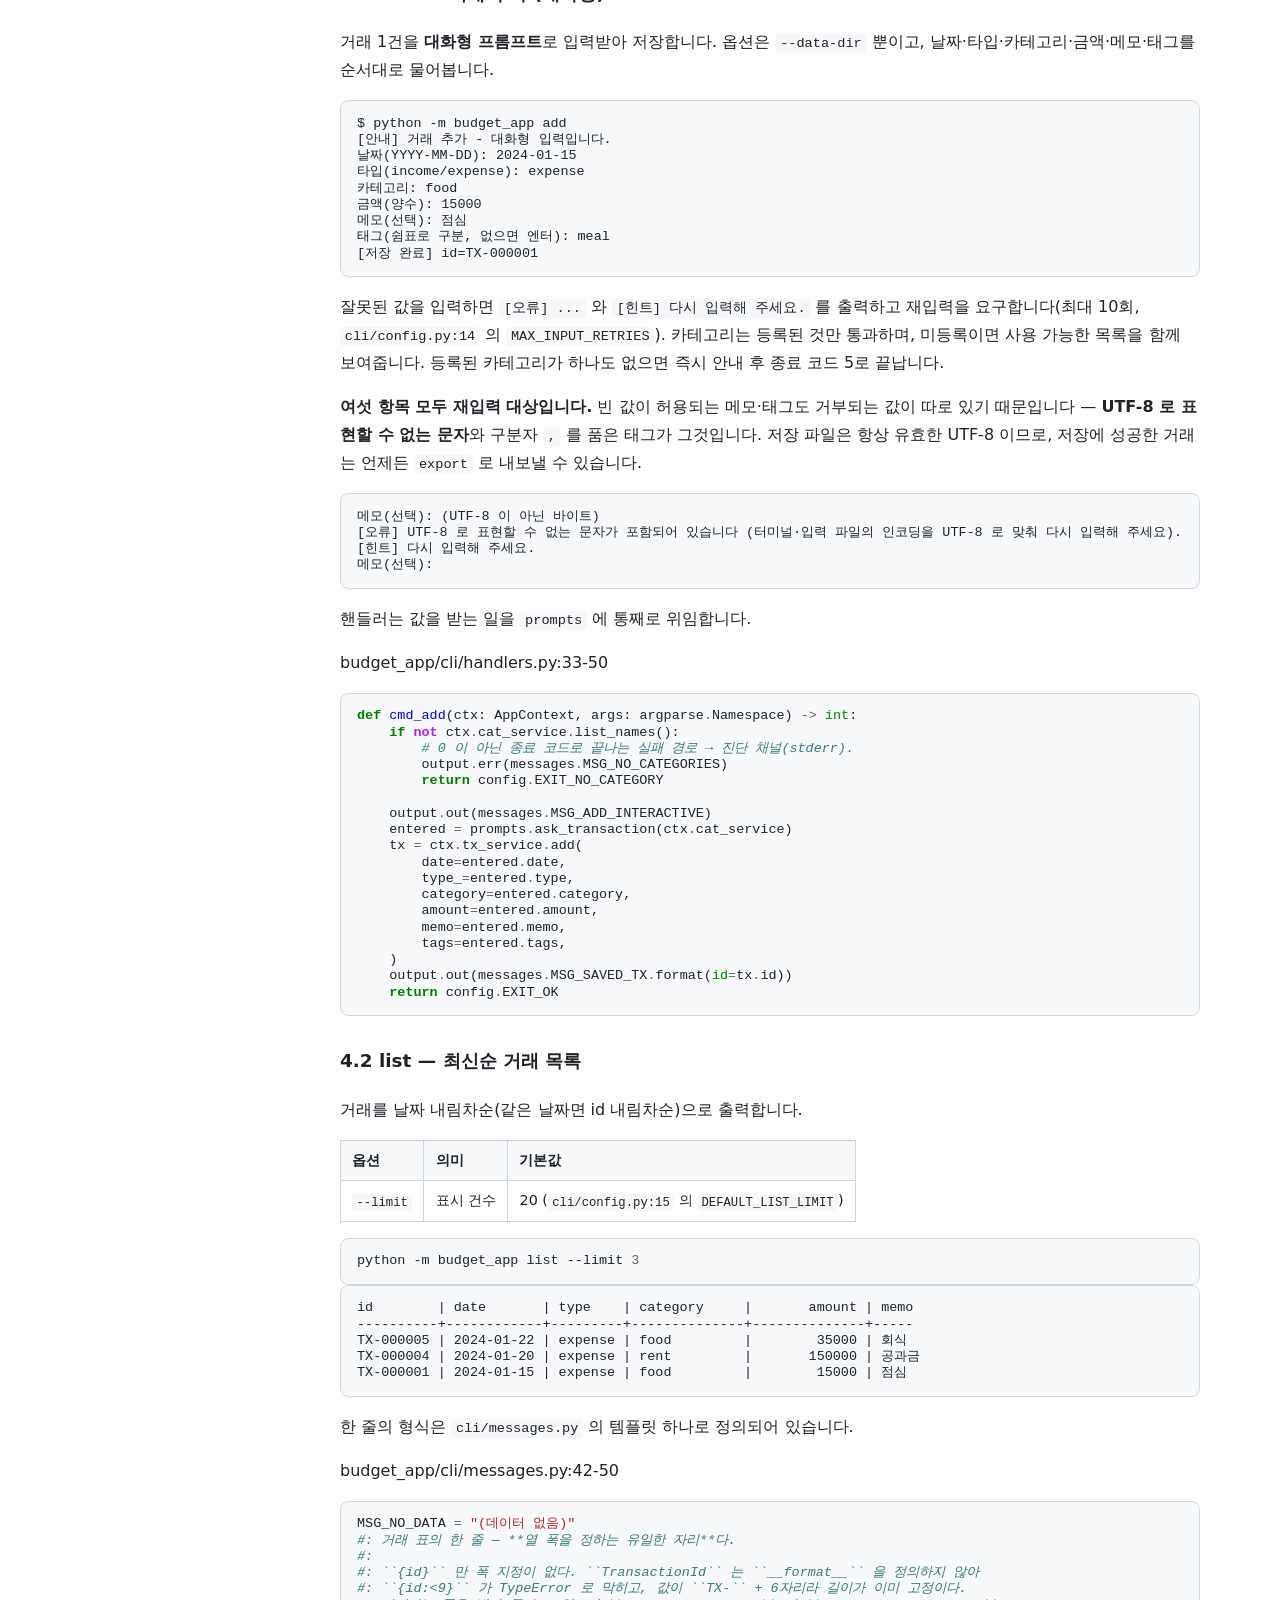
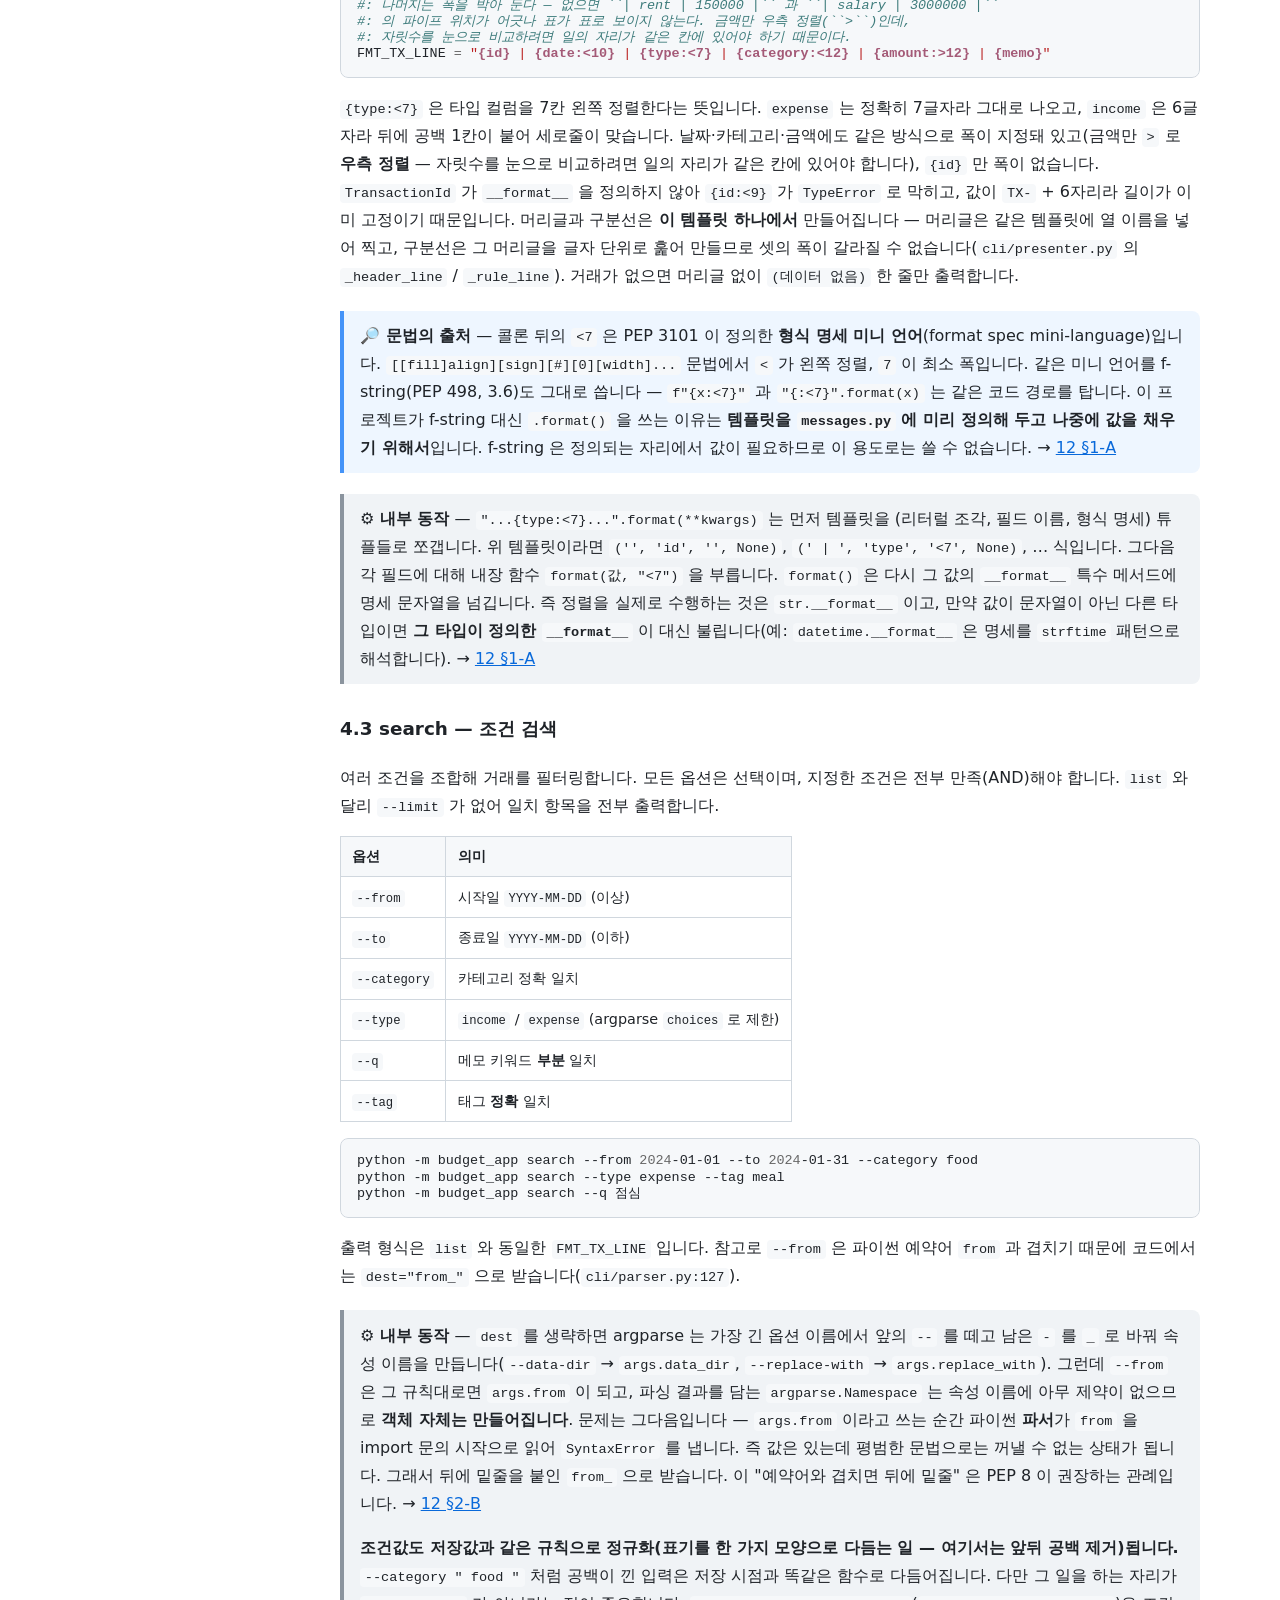
<file: docs/html/01-overview.html>
<!DOCTYPE html>
<html lang="ko">
<head>
<meta charset="utf-8">
<meta name="viewport" content="width=device-width, initial-scale=1">
<title>01. 프로젝트 개요와 사용법 — budget_app 학습 문서</title>
<link rel="stylesheet" href="style.css">
</head>
<body>
<div class="layout">
<nav class="sidebar"><div class="brand"><a href="index.html">📖 budget_app 학습 문서</a></div><details class="nav" open><summary>목차</summary><ul class="navlist"><li><a href="index.html"><span class="badge">📚</span>budget_app 학습 문서 — 목차와 읽기 가이드</a></li><li><a href="01-overview.html" class="current"><span class="badge">🟢</span>01. 프로젝트 개요와 사용법</a></li><li><a href="02-python-basics.html"><span class="badge">🟢</span>02. 이 코드에 쓰인 파이썬 기초 문법</a></li><li><a href="03-python-advanced.html"><span class="badge">🟡</span>03. 이 코드에 쓰인 파이썬 중·고급 기법</a></li><li><a href="04-architecture.html"><span class="badge">🟡</span>04. 아키텍처 — 계층 구조와 설계 원칙</a></li><li><a href="05-config-and-models.html"><span class="badge">🟢🟡</span>05. 설정·검증·모델 — config / messages / validators / errors / entities</a></li><li><a href="06-decorators.html"><span class="badge">🟡</span>06. 횡단 관심사와 예외 처리 — decorators / error_handler</a></li><li><a href="07-repository.html"><span class="badge">🟡🔴</span>07. 저장소 계층 — `storage/` 패키지 (jsonl · ids · repositories · csv_io · backup · unit_of_work)</a></li><li><a href="08-services.html"><span class="badge">🟡🔴</span>08. 서비스 계층 — `services/` 패키지</a></li><li><a href="09-cli.html"><span class="badge">🟡</span>09. CLI 계층 — cli/ 패키지 여섯 모듈</a></li><li><a href="10-advanced-design.html"><span class="badge">🔴</span>10. 고급 설계 주제 — 원자성, 불변식, 성능, 트레이드오프</a></li><li><a href="11-faq-and-glossary.html"><span class="badge">🟢</span>11. 설계 FAQ &amp; 용어집</a></li><li><a href="12-syntax-and-stdlib.html"><span class="badge">📘</span>12. 문법의 출처와 표준 라이브러리 내부 동작</a></li></ul></details></nav>
<main>
<h1 id="01-프로젝트-개요와-사용법">01. 프로젝트 개요와 사용법</h1>
<details class="page-toc" open><summary>이 문서의 목차</summary><ul><li><a href="#쉬운-말로-먼저">쉬운 말로 먼저</a></li><li><a href="#1-이-프로젝트는-무엇인가">1. 이 프로젝트는 무엇인가</a></li><li><a href="#2-저장소-구조">2. 저장소 구조</a></li><li><a href="#3-실행-방법-python-m-budget_app-이-동작하는-원리">3. 실행 방법 — python -m budget_app 이 동작하는 원리</a></li><li><a href="#4-명령어-11종-상세">4. 명령어 11종 상세</a></li><li><a href="#5-데이터-파일jsonl-3종-id_counter과-기본-카테고리-시드">5. 데이터 파일(JSONL 3종 + id_counter)과 기본 카테고리 시드</a></li><li><a href="#6-종료-코드-표">6. 종료 코드 표</a></li><li><a href="#7-개발-도구-pyprojecttoml-해설">7. 개발 도구 — pyproject.toml 해설</a></li><li><a href="#8-정리와-다음-문서">8. 정리와 다음 문서</a></li></ul></details><h2 id="쉬운-말로-먼저">쉬운 말로 먼저</h2>
<p>budget_app 은 돈이 들어오고 나간 일을 적어 두는 가계부입니다. 다만 창과 버튼을 눌러 쓰는 프로그램이 아니라, 화면에 글자를 쳐서 시키고 글자로 답을 받는 방식입니다. 적은 내용은 인터넷 어딘가가 아니라 이 컴퓨터의 폴더 안, 텍스트 파일 세 개에 그대로 쌓입니다(프로그램이 스스로 쓰는 번호표 파일 <code>id_counter</code> 까지 하면 네 개입니다). 그래서 메모장으로 열어 봐도 무엇이 적혀 있는지 눈으로 읽힙니다. 이 문서는 그 프로그램을 어떻게 켜고, 무엇을 시킬 수 있고(11가지), 적은 것이 어디에 어떤 모양으로 남는지를 훑습니다. 프로그램 속이 어떻게 만들어졌는지는 뒤의 문서들이 맡고, 여기서는 <strong>쓰는 사람의 자리</strong>에서만 봅니다.</p>
<p><strong>이 문서에 자주 나오는 말</strong></p>
<div class="table-wrap"><table>
<thead>
<tr>
<th>말</th>
<th>쉬운 뜻</th>
</tr>
</thead>
<tbody>
<tr>
<td>콘솔(터미널)</td>
<td>그림도 버튼도 없이 글자만 주고받는 화면. 한 줄 쳐서 시키면 결과가 글자로 돌아옵니다</td>
</tr>
<tr>
<td>명령</td>
<td>프로그램에 시키는 일 한 가지. <code>add</code>(추가), <code>list</code>(목록)처럼 이름이 붙어 있습니다</td>
</tr>
<tr>
<td>옵션</td>
<td>명령 뒤에 붙여 세부 사항을 정하는 말. <code>--limit 3</code> 은 "3건만 보여 줘"라는 뜻입니다</td>
</tr>
<tr>
<td>표준 라이브러리</td>
<td>파이썬을 설치하면 함께 딸려 오는 기본 도구 모음. 이 프로그램은 여기 있는 것만 씁니다</td>
</tr>
<tr>
<td>모듈 · 패키지</td>
<td>파이썬 파일 하나가 모듈, 그 파일들을 담은 폴더가 패키지입니다</td>
</tr>
<tr>
<td>JSONL</td>
<td>한 줄에 기록 한 건씩 적어 둔 텍스트 파일 형식</td>
</tr>
<tr>
<td>종료 코드</td>
<td>프로그램이 끝나며 남기는 숫자 한 개. 0 은 "잘 끝났다", 그 밖의 숫자는 왜 그렇게 끝났는지를 가리키는 번호입니다 — 오류의 종류일 수도 있고 사용자가 Ctrl+C 로 스스로 멈춘 것일 수도 있습니다(§6)</td>
</tr>
<tr>
<td>대화형</td>
<td>프로그램이 한 항목씩 물어보고 사람이 답을 쳐 넣는 방식</td>
</tr>
</tbody>
</table></div>
<p><strong>바쁘면 여기만</strong></p>
<ul>
<li><strong>§1 이 프로젝트는 무엇인가</strong> — 이게 대체 무엇을 하는 물건인지가 한 화면에 들어 있습니다.</li>
<li><strong>§4 명령어 11종 상세</strong> — 실제로 무엇을 시킬 수 있고 화면에 어떻게 찍히는지를 예시로 봅니다. 여기까지 읽으면 프로그램을 쓸 수 있습니다.</li>
<li><strong>§6 종료 코드 표</strong> — 뭔가 잘못됐을 때 화면에 남은 숫자가 무슨 뜻인지 찾아보는 표입니다.</li>
</ul>
<hr>
<p>budget_app 이 무엇을 하는 프로그램인지, 어떻게 실행하고, 11개 명령을 어떻게 쓰는지, 데이터가 어디에 어떤 형식으로 저장되는지를 한 번에 정리합니다.</p>
<blockquote>
<p><strong>난이도</strong>: 🟢 초보</p>
<p><strong>먼저 읽으면 좋은 문서</strong>: 없음 — 이 문서가 시리즈의 첫 문서입니다.</p>
</blockquote>
<hr>
<h2 id="1-이-프로젝트는-무엇인가">1. 이 프로젝트는 무엇인가</h2>
<p>budget_app 은 <strong>파일 기반 가계부 콘솔 프로그램</strong>입니다. 터미널에 명령을 입력해 수입/지출 거래를 기록합니다 — 거래 추가는 프로그램이 날짜·금액 같은 항목을 하나씩 물어보는 대화형이라 명령 한 줄로 끝나지 않습니다(§4.1). 그 밖에 목록 보기, 조건 검색, 월별 요약, 예산 관리, CSV 가져오기/내보내기를 할 수 있습니다. 데이터베이스 서버는 쓰지 않습니다. 거래·카테고리·예산은 이 컴퓨터 안의 JSONL(JSON Lines — 한 줄에 기록 한 건씩 적는 텍스트 형식) 파일 3개에 저장되고, 그와 별도로 발급한 거래 번호를 기억하는 파일 1개(<code>id_counter</code>)가 같은 폴더에 놓입니다.</p>
<blockquote class="callout tip"><p><strong>💡 쉽게 말하면</strong> — 창과 버튼이 있는 프로그램이 점원에게 손짓으로 주문하는 것이라면, 콘솔 프로그램은 주문 내용을 종이에 적어 창구로 밀어 넣는 것입니다. 손짓보다 배울 것이 많은 대신, 적어 둔 주문서는 그대로 다시 쓸 수도 있고 남에게 건넬 수도 있습니다 — 명령을 파일에 모아 두면 자동 실행이 되는 것이 그래서입니다(CSV 를 통째로 들여오는 <code>import</code> 가 그런 쪽이고, 되묻는 <code>add</code> 는 답까지 미리 넣어 주어야 합니다).
다만 이 비유는 "알아서 이해해 주는" 부분에서 깨집니다 — 사람 점원과 달리 콘솔은 글자 하나만 틀려도 알아듣지 못하고, 형식이 정확히 맞아야만 받아 줍니다.</p>
</blockquote>
<p>세 가지 배경을 먼저 알아두면 좋습니다.</p>
<ol>
<li><strong>표준 라이브러리(파이썬을 설치하면 함께 딸려 오는 기본 도구 모음)만 사용합니다.</strong> <code>pyproject.toml</code> 의 <code>dependencies = []</code> 가 보여주듯 외부 패키지 의존성이 0입니다. <code>argparse</code>(명령 파싱), <code>json</code>(저장 형식), <code>csv</code>(가져오기/내보내기), <code>dataclasses</code>(모델), <code>pathlib</code>(경로), <code>logging</code>(로그) 등 파이썬에 기본 내장된 모듈만 씁니다. 따라서 Python 3.10 이상만 있으면 <code>pip install</code> 없이 바로 실행됩니다.</li>
<li><strong>이 저장소는 과제 명세에 따라 AI 가 생성한 코드입니다.</strong> 그래서 이 문서 시리즈(01~11)의 목적은 "코드를 직접 쓰지 않았어도, 쓰인 문법·기법·설계를 완전히 이해하고 남에게 설명할 수 있게 만드는 것"입니다. 이 문서는 그 출발점으로, 사용자 관점(무엇을 하고 어떻게 쓰는가)을 다룹니다. 내부 구조는 <a href="04-architecture.html">04. 아키텍처</a>에서 깊게 다룹니다.</li>
<li><strong>파일 하나 = 책임 하나</strong> 원칙으로 <code>budget_app/</code> 아래 43개 파이썬 파일(그중 <code>__init__.py</code> 5개)에 책임이 나뉘어 있습니다. 이 문서에서는 "그런 파일이 있다" 수준으로만 소개합니다.</li>
</ol>
<blockquote class="callout origin"><p><strong>🔎 문법의 출처</strong> — 이 프로젝트가 쓰는 문법의 하한선은 <code>pyproject.toml</code> 의 <code>requires-python = "&gt;=3.10"</code> 이 정합니다. 3.10 을 요구하는 실제 이유는 <code>main(argv: list[str] | None = None)</code> 같은 <strong><code>X | Y</code> 유니온 표기</strong>(PEP 604, 3.10)입니다. <code>list[str]</code> 처럼 내장 타입을 그대로 제네릭으로 쓰는 표기는 그보다 한 버전 이른 PEP 585(3.9)에서 왔습니다. 문법의 출처와 표준 라이브러리 내부 동작을 한곳에 모은 참조 문서는 <a href="12-syntax-and-stdlib.html">12. 문법과 표준 라이브러리</a>입니다.</p>
</blockquote>
<hr>
<h2 id="2-저장소-구조">2. 저장소 구조</h2>
<p>폴더 이름부터 보면 나머지가 따라옵니다. <code>budget_app/</code> 아래에는 폴더가 넷 있고, 그 넷이 곧 이 프로그램의 <strong>계층</strong>(일을 성격별로 갈라 놓은 층)입니다. 아직 파일 이름을 외울 필요는 없습니다. "이런 갈래로 나뉘어 있구나" 정도만 보고 넘어가도 됩니다.</p>
<blockquote class="callout tip"><p><strong>💡 쉽게 말하면</strong> — 네 폴더는 식당의 홀·주방·창고·메뉴판과 같습니다. 홀 직원(<code>cli/</code>)은 손님의 주문을 받아 주방에만 넘기고, 요리사(<code>services/</code>)는 무엇을 어떻게 낼지 판단하며, 창고 담당(<code>storage/</code>)만 재료가 실제로 놓인 선반에 손을 댑니다. 무엇이 요리이고 무엇이 재료인지에 대한 약속(<code>domain/</code>)은 셋이 함께 지킵니다. 홀 직원이 창고에 직접 들어가지 않으니, 창고 정리 방식을 바꿔도 홀은 그대로입니다.
다만 이 비유는 "급하면 그냥 들어가면 되지"에서 깨집니다 — 실제 식당과 달리 여기서는 그 지름길이 아예 막혀 있고, 어기면 테스트가 깨집니다(§7.4).</p>
</blockquote>
<div class="codehilite"><pre><span></span><code>codyssey_B2-1/
├── budget_app/                # 애플리케이션 패키지 — 계층이 폴더로 드러난다
│   ├── __main__.py                # 엔트리포인트 (python -m budget_app)
│   ├── config.py                  # 앱 정체성 (로거 이름) — 계층 아님
│   ├── errors.py                  # 예외 어휘 (ValidationError / AppError) — import 0개
│   ├── decorators.py              # 관측 — @log_call / @measure_time
│   ├── context.py                 # 합성 루트 — 저장소·서비스 조립 (계층 밖)
│   │
│   ├── domain/                    # ── 도메인 (I/O 를 전혀 모름) ──
│   │   ├── config.py              #    타입 어휘·날짜 형식·ID 형식
│   │   ├── messages.py            #    필드 검증 실패 메시지
│   │   ├── validators.py          #    규칙 하나 = 함수 하나
│   │   ├── tx_id.py               #    TransactionId 값 객체
│   │   ├── entities.py            #    Transaction / Budget / Category / TransactionPatch
│   │   ├── specs.py               #    Specification — 조합 가능한 검색 조건
│   │   ├── queries.py             #    SearchFilter — CLI 인자를 명세로 조립
│   │   ├── results.py             #    MonthlySummary / ImportReport
│   │   └── periods.py             #    month_range — "이 달"의 정의처
│   │
│   ├── storage/                   # ── 저장소 (open() 은 전부 여기) ──
│   │   ├── config.py              #    파일명·인코딩·CSV 스키마·백업
│   │   ├── messages.py            #    손상 줄 로그 / CSV 헤더 오류
│   │   ├── jsonl.py               #    JsonlStore / RawLine / stage·commit
│   │   ├── ids.py                 #    IdAllocator
│   │   ├── repositories.py        #    거래·카테고리·예산 저장소
│   │   ├── csv_io.py              #    CSV 경계 어댑터
│   │   ├── unit_of_work.py        #    UnitOfWork — 다중 파일 커밋
│   │   └── backup.py              #    데이터 폴더 백업
│   │
│   ├── services/                  # ── 서비스 (판단만) ──
│   │   ├── config.py              #    중복 정책·한도
│   │   ├── messages.py            #    AppError message / hint
│   │   ├── transactions.py        #    거래 유스케이스
│   │   ├── budgets.py             #    예산 + 월별 요약
│   │   ├── categories.py          #    카테고리 + 참조 무결성
│   │   ├── importexport.py        #    CSV 정책 (실패 축 × 중복 축)
│   │   └── maintenance.py         #    BackupService — 백업 유스케이스
│   │
│   └── cli/                       # ── CLI (사람과 만나는 곳) ──
│       ├── __init__.py            #    main 만 재수출
│       ├── config.py              #    한도·종료 코드
│       ├── messages.py            #    프롬프트·결과·오류 표시 (전체의 3분의 2)
│       ├── app.py                 #    HANDLERS 레지스트리 + main
│       ├── handlers.py            #    cmd_* 15개
│       ├── parser.py              #    argparse 문법
│       ├── prompts.py             #    대화형 입력
│       ├── presenter.py           #    도메인 → 문자열 (출력 안 함)
│       ├── output.py              #    채널 결정
│       └── error_handler.py       #    예외 → 종료 코드
├── data/                      # 데이터 폴더 (첫 실행 시 자동 생성)
│   ├── transactions.jsonl     # 거래 내역 (한 줄 = 거래 1건)
│   ├── categories.jsonl       # 카테고리 목록
│   ├── budgets.jsonl          # 월별 예산
│   └── id_counter             # 발급한 최대 거래 번호 (JSONL 아님)
├── docs/                      # 학습용 기술 문서 (이 시리즈)
├── tests/                     # pytest 계약/구조 테스트 (런타임 의존성 아님 — §7.4)
├── README.md                  # 사용자 매뉴얼
└── pyproject.toml             # 프로젝트 메타데이터 + Ruff/pytest 설정
</code></pre></div>

<p>각 모듈의 역할을 한 줄씩 정리하면 다음과 같습니다. <strong><code>config.py</code> 와 <code>messages.py</code> 는 계층마다 하나씩 있습니다</strong> — 루트에 한 벌만 두던 것을 계층별로 내려보냈기 때문입니다(자세한 근거는 <a href="05-config-and-models.html">05. 설정과 모델</a>).</p>
<div class="table-wrap"><table>
<thead>
<tr>
<th>파일</th>
<th>역할</th>
</tr>
</thead>
<tbody>
<tr>
<td><code>__init__.py</code></td>
<td>이 폴더를 <strong>일반 패키지</strong>로 선언하고 <code>__version__</code> 을 둡니다. 파이썬 3.3 부터는 이 파일이 없어도 폴더가 네임스페이스 패키지로 import 되지만, 두면 "이 폴더는 패키지다"가 명시되고 패키지 import 시점에 실행할 코드를 놓을 자리가 생깁니다 → <a href="02-python-basics.html">02 §1.1</a></td>
</tr>
<tr>
<td><code>__main__.py</code></td>
<td><code>python -m budget_app</code> 으로 실행될 때의 진입점(프로그램이 맨 처음 시작되는 자리)입니다.</td>
</tr>
<tr>
<td><code>config.py</code> (루트)</td>
<td>앱 <strong>정체성</strong>만 남습니다 — <code>LOGGER_NAME = "budget_app"</code> 한 줄뿐이고, 계층 하나만 쓰는 값은 전부 그 계층의 <code>config.py</code> 로 내려갔습니다.</td>
</tr>
<tr>
<td><code>errors.py</code></td>
<td><code>ValidationError</code>(값이 틀림) / <code>AppError</code>(상황이 틀림). import 가 0개입니다.</td>
</tr>
<tr>
<td><code>decorators.py</code></td>
<td><code>@log_call</code>, <code>@measure_time</code> — 호출 기록과 실행 시간 측정, 즉 관측만 담당하는 <strong>데코레이터</strong>(원래 함수는 그대로 두고 겉을 감싸 할 일을 덧붙이는 표기)입니다.</td>
</tr>
<tr>
<td><code>context.py</code></td>
<td>합성 루트(부품을 만들어 서로 끼우는 일을 한곳에서만 하는 자리). 저장소 3개 + 서비스 5개를 조립하는 <code>AppContext</code> 하나만 있습니다(§3.5).</td>
</tr>
<tr>
<td><code>domain/config.py</code> · <code>domain/messages.py</code></td>
<td>타입 어휘·날짜/ID 형식 / 필드 검증 실패 문구.</td>
</tr>
<tr>
<td><code>domain/entities.py</code></td>
<td><code>Transaction</code>·<code>TransactionPatch</code>·<code>Budget</code>·<code>Category</code> — 저장되는 것들의 모양과 불변식.</td>
</tr>
<tr>
<td><code>domain/tx_id.py</code></td>
<td><code>TransactionId</code> 값 객체. <code>TX-000001</code> 의 형식·비교·파싱이 여기 한 곳입니다.</td>
</tr>
<tr>
<td><code>domain/validators.py</code></td>
<td><code>parse_date</code>/<code>parse_amount</code> 등 <strong>규칙 하나 = 함수 하나</strong>.</td>
</tr>
<tr>
<td><code>domain/specs.py</code></td>
<td><code>Spec</code> 과 <code>And</code>/<code>Or</code>/<code>Not</code> + 조건 6종 — 조합 가능한 검색 명세(Specification 패턴).</td>
</tr>
<tr>
<td><code>domain/queries.py</code></td>
<td><code>SearchFilter</code> — 평평한 CLI 옵션 묶음을 명세 트리로 번역하는 어댑터.</td>
</tr>
<tr>
<td><code>domain/results.py</code></td>
<td><code>MonthlySummary</code> / <code>ImportReport</code> 등 <strong>계산 결과</strong>를 담는 모델.</td>
</tr>
<tr>
<td><code>domain/periods.py</code></td>
<td><code>month_range</code> — "이 달"의 경계를 정의하는 단 하나의 함수.</td>
</tr>
<tr>
<td><code>storage/config.py</code> · <code>storage/messages.py</code></td>
<td>파일명·인코딩·CSV 스키마·백업 설정 / 손상 줄 로그 문구.</td>
</tr>
<tr>
<td><code>storage/jsonl.py</code></td>
<td>JSONL 을 한 줄씩 읽고(제너레이터 — 파일을 통째로 메모리에 올리지 않고 필요할 때 한 줄씩 꺼내 주는 방식), 임시 파일 + <code>os.replace</code> 로 안전하게 씁니다. 이 패키지에서 가장 큰 파일(329줄)입니다.</td>
</tr>
<tr>
<td><code>storage/ids.py</code></td>
<td><code>IdWatermark</code> / <code>IdAllocator</code> — 삭제된 id 를 재사용하지 않게 발급 번호를 기억합니다.</td>
</tr>
<tr>
<td><code>storage/repositories.py</code></td>
<td><code>TransactionRepository</code> / <code>CategoryStore</code> / <code>BudgetStore</code> — 엔티티별 저장소.</td>
</tr>
<tr>
<td><code>storage/csv_io.py</code></td>
<td>외부 교환 포맷(CSV)과 도메인 사이의 번역을 담당합니다.</td>
</tr>
<tr>
<td><code>storage/unit_of_work.py</code></td>
<td><code>UnitOfWork</code> — 여러 파일을 한 번에 커밋하거나 한 번에 되돌립니다.</td>
</tr>
<tr>
<td><code>storage/backup.py</code></td>
<td><code>backup_data_dir</code> — 데이터 폴더를 타임스탬프 폴더로 복사합니다.</td>
</tr>
<tr>
<td><code>services/config.py</code> · <code>services/messages.py</code></td>
<td>중복 정책·한도 / <code>AppError</code> 의 message·hint 문구.</td>
</tr>
<tr>
<td><code>services/transactions.py</code></td>
<td>거래 추가·수정·삭제·정렬 스트림. <code>open()</code> 이 하나도 없습니다.</td>
</tr>
<tr>
<td><code>services/budgets.py</code></td>
<td>예산 설정과 월별 요약 계산.</td>
</tr>
<tr>
<td><code>services/categories.py</code></td>
<td>카테고리 추가·삭제와 <strong>참조 무결성</strong>(사용 중 카테고리 보호).</td>
</tr>
<tr>
<td><code>services/importexport.py</code></td>
<td>CSV 가져오기/내보내기 정책 — 실패 축(<code>--atomic</code>) × 중복 축(<code>--on-duplicate</code>), 그리고 미등록 카테고리 판정(<code>--auto-category</code>).</td>
</tr>
<tr>
<td><code>services/maintenance.py</code></td>
<td><code>BackupService</code> — 백업 유스케이스(저장소의 <code>backup_data_dir</code> 을 감쌉니다).</td>
</tr>
<tr>
<td><code>cli/__init__.py</code></td>
<td><code>main</code> 만 재수출합니다 — 이 패키지의 유일한 공개 심볼.</td>
</tr>
<tr>
<td><code>cli/config.py</code> · <code>cli/messages.py</code></td>
<td>한도·종료 코드 / 프롬프트·결과·오류 문구.</td>
</tr>
<tr>
<td><code>cli/app.py</code></td>
<td><code>HANDLERS</code> 레지스트리 + <code>main</code> + <code>_dispatch</code>(오류 방패를 쓰는 유일한 자리). 98줄뿐입니다.</td>
</tr>
<tr>
<td><code>cli/handlers.py</code></td>
<td><code>cmd_*</code> 13개 — <strong>인자를 서비스 호출로 번역</strong>하고 결과를 프레젠터에 넘깁니다.</td>
</tr>
<tr>
<td><code>cli/parser.py</code></td>
<td>argparse 파서를 구성합니다. 핸들러 함수를 모르고 <strong>문자열 키</strong>만 남깁니다.</td>
</tr>
<tr>
<td><code>cli/prompts.py</code></td>
<td>대화형 입력을 받습니다. 재입력 횟수와 EOF 처리 정책이 여기 있습니다.</td>
</tr>
<tr>
<td><code>cli/presenter.py</code></td>
<td>도메인 객체를 화면 문자열로 바꿉니다. <strong>출력하지 않고 반환</strong>합니다.</td>
</tr>
<tr>
<td><code>cli/output.py</code></td>
<td>어떤 메시지가 stdout/stderr/로그 중 어디로 나갈지 정합니다.</td>
</tr>
<tr>
<td><code>cli/error_handler.py</code></td>
<td><code>@handle_errors</code> — 예외를 <code>[오류]</code>/<code>[힌트]</code> 와 종료 코드로 바꿉니다.</td>
</tr>
</tbody>
</table></div>
<p><strong>폴더 이름이 곧 계층입니다.</strong> 파일이 평평하게 늘어서 있으면 알파벳순이 계층을 흩뜨려서(<code>csv_io.py</code> 와 <code>decorators.py</code> 가 나란히 보이는 식) 구조가 코드에는 있는데 파일 트리에는 없는 상태가 됩니다. 폴더로 묶으면 새 파일을 추가할 때 "이건 어느 계층인가"를 강제로 결정하게 되는 이점도 있습니다.</p>
<p>루트에 폴더 없이 남은 4개(<code>config.py</code>/<code>errors.py</code>/<code>decorators.py</code>/<code>context.py</code>)는 <strong>어느 계층에도 속하지 않는다</strong>는 뜻입니다. 실제 import 수를 세어 보면 성격이 갈립니다 — <code>errors</code> 는 10개 모듈이 import 하는 진짜 횡단 어휘이고, <code>decorators</code> 는 2개(<code>services/transactions.py</code>, <code>services/budgets.py</code>)뿐이며, 루트 <code>config</code> 는 2개(<code>cli/config.py</code>, <code>storage/config.py</code>)가 자식 로거 이름을 파생시키려고만 가져갑니다. <code>messages</code> 는 루트에 아예 없습니다 — 문구는 100% 한 계층에서만 쓰이므로 계층별 <code>messages.py</code> 로 전부 내려갔습니다.</p>
<p><code>data/</code> 폴더는 저장소에 처음부터 있을 필요가 없습니다. 어떤 명령이든 처음 실행하면 자동으로 생성됩니다(§5.2 참고).</p>
<hr>
<h2 id="3-실행-방법-python-m-budget_app-이-동작하는-원리">3. 실행 방법 — <code>python -m budget_app</code> 이 동작하는 원리</h2>
<h3 id="31-기본-실행">3.1 기본 실행</h3>
<p>프로젝트 루트(<code>codyssey_B2-1/</code>)에서 실행합니다.</p>
<div class="codehilite"><pre><span></span><code>python<span class="w"> </span>-m<span class="w"> </span>budget_app<span class="w"> </span>&lt;command&gt;<span class="w"> </span><span class="o">[</span>options<span class="o">]</span>
python<span class="w"> </span>-m<span class="w"> </span>budget_app<span class="w"> </span>--help
python<span class="w"> </span>-m<span class="w"> </span>budget_app<span class="w"> </span>&lt;command&gt;<span class="w"> </span>--help
</code></pre></div>

<h3 id="32-m-옵션의-원리">3.2 <code>-m</code> 옵션의 원리</h3>
<p>일반 개념부터 설명하면, <code>python -m 패키지명</code> 은 "그 패키지를 <strong>모듈로서</strong> 실행하라"는 뜻입니다. 파이썬 인터프리터(파이썬 코드를 읽어 실제로 실행해 주는 프로그램)는 <code>budget_app</code> 패키지를 찾은 뒤, 그 안의 <code>__main__.py</code> 파일을 <code>__name__ == "__main__"</code> 상태로 실행합니다. 즉 <code>__main__.py</code> 는 패키지의 "실행 버튼" 역할을 하는 관례적 파일명입니다.</p>
<blockquote class="callout tip"><p><strong>💡 쉽게 말하면</strong> — 이 명령은 파일 경로를 손가락으로 짚어 주는 것이 아니라 <strong>이름을 부르는 것</strong>입니다. "파이썬아, <code>budget_app</code> 이라는 이름의 꾸러미를 네 방식대로 찾아서, 그 안의 실행 버튼을 눌러라"에 가깝습니다. 꾸러미 안에서 어느 파일이 실행 버튼인지는 미리 약속돼 있고, 그 약속된 이름이 <code>__main__.py</code> 입니다.
다만 이 비유는 "부르면 어디서든 온다"에서 깨집니다 — 파이썬이 찾아보는 자리에 그 꾸러미가 있어야 하고, 그래서 프로젝트 루트에서 실행해야 합니다.</p>
</blockquote><blockquote class="callout origin"><p><strong>🔎 문법의 출처</strong> — <code>-m</code> 으로 "패키지 안에 있는 모듈"까지 실행할 수 있게 만든 것은 PEP 338 이고, 그 구현체가 표준 라이브러리 <code>runpy</code> 모듈입니다. <code>__main__.py</code> 라는 파일명은 문법이 아니라 <code>runpy</code> 가 <strong>찾기로 정해 둔 이름</strong>입니다 — 인자가 패키지면 <code>패키지.__main__</code> 서브모듈을 찾아 실행합니다. → <a href="12-syntax-and-stdlib.html">12 §1-A</a></p>
</blockquote><blockquote class="callout internals"><p><strong>⚙️ 내부 동작</strong> — <code>python -m budget_app</code> 은 대략 이 순서로 진행됩니다. ① <code>sys.path[0]</code> 을 <strong>현재 작업 디렉터리</strong>로 세팅합니다(그래서 프로젝트 루트에서 실행해야 <code>budget_app</code> 이 보입니다). ② <code>budget_app</code> 패키지를 <strong>먼저 import</strong> 합니다 — 즉 <code>budget_app/__init__.py</code> 가 <code>__main__.py</code> 보다 앞서 실행됩니다. ③ 그다음 <code>budget_app/__main__.py</code> 의 코드를, 모듈 이름만 <code>"__main__"</code> 으로 바꾼 새 네임스페이스에서 실행합니다(<code>runpy._run_module_as_main</code>). 이때 <code>__package__</code> 는 <code>"budget_app"</code> 으로 남기 때문에 아래의 상대 import 가 성립합니다. → <a href="12-syntax-and-stdlib.html">12 §1-A</a></p>
</blockquote>
<p>이 프로젝트의 <code>__main__.py</code> 는 전체가 8줄입니다.</p>
<p>budget_app/<strong>main</strong>.py:1-8</p>
<div class="codehilite"><pre><span></span><code><span class="sd">"""python -m budget_app 진입점."""</span>

<span class="kn">import</span><span class="w"> </span><span class="nn">sys</span>

<span class="kn">from</span><span class="w"> </span><span class="nn">.cli</span><span class="w"> </span><span class="kn">import</span> <span class="n">main</span>

<span class="k">if</span> <span class="vm">__name__</span> <span class="o">==</span> <span class="s2">"__main__"</span><span class="p">:</span>
    <span class="n">sys</span><span class="o">.</span><span class="n">exit</span><span class="p">(</span><span class="n">main</span><span class="p">())</span>
</code></pre></div>

<p><code>from .cli import main</code> 의 앞에 붙은 점(<code>.</code>)은 <strong>상대 import</strong> 로, "같은 패키지 안의 cli 모듈"을 뜻합니다. 이 상대 import 는 파일을 직접 실행(<code>python budget_app/__main__.py</code>)하면 실패하고, 반드시 <code>-m</code> 으로 패키지로서 실행해야 동작합니다. 그래서 이 프로그램의 공식 실행법이 <code>python -m budget_app</code> 인 것입니다.</p>
<blockquote class="callout internals"><p><strong>⚙️ 내부 동작</strong> — 왜 직접 실행하면 실패할까요. 점 하나로 시작하는 import 는 실행 시점에 그 모듈의 <code>__package__</code> 값을 기준으로 절대 이름을 계산합니다(<code>.cli</code> + <code>__package__="budget_app"</code> → <code>budget_app.cli</code>). 파일을 경로로 직접 주면 <code>__package__</code> 가 빈 문자열이라 "기준점이 없다"는 뜻의 <code>ImportError: attempted relative import with no known parent package</code> 가 납니다. 반대로 <code>-m</code> 은 위에서 본 대로 <code>__package__</code> 를 채워 주므로 성립합니다. → <a href="12-syntax-and-stdlib.html">12 §1-A</a></p>
</blockquote>
<p><code>sys.exit(main())</code> 은 <code>main()</code> 이 반환한 정수를 그대로 <strong>프로세스 종료 코드</strong>(프로그램이 끝나면서 바깥에 남기는 숫자 한 개 — §6)로 만듭니다. <code>main()</code> 은 <code>cli/app.py</code> 에 있습니다.</p>
<blockquote class="callout internals"><p><strong>⚙️ 내부 동작</strong> — <code>sys.exit()</code> 은 프로세스를 그 자리에서 끝내는 함수가 아니라 <strong><code>SystemExit</code> 예외를 던지는 함수</strong>입니다. 그 예외가 아무에게도 잡히지 않고 인터프리터 최상단까지 올라오면, 그때 인터프리터가 예외의 인자를 종료 코드로 삼아 프로세스를 끝냅니다. 그래서 <code>sys.exit(main())</code> 은 "<code>main()</code> 을 먼저 끝까지 실행해 정수를 받고 → 그 정수를 담은 <code>SystemExit</code> 을 던진다"는 두 단계입니다. 이 사실은 §6 에서 다시 중요해집니다 — <code>SystemExit</code> 은 <code>Exception</code> 이 아니라 <strong><code>BaseException</code> 의 직계 자식</strong>이라 <code>except Exception</code> 그물에 걸리지 않습니다. → <a href="12-syntax-and-stdlib.html">12 §1-C</a></p>
</blockquote>
<p>budget_app/cli/app.py:86-96</p>
<div class="codehilite"><pre><span></span><code><span class="k">def</span><span class="w"> </span><span class="nf">main</span><span class="p">(</span><span class="n">argv</span><span class="p">:</span> <span class="nb">list</span><span class="p">[</span><span class="nb">str</span><span class="p">]</span> <span class="o">|</span> <span class="kc">None</span> <span class="o">=</span> <span class="kc">None</span><span class="p">)</span> <span class="o">-&gt;</span> <span class="nb">int</span><span class="p">:</span>
    <span class="k">try</span><span class="p">:</span>
        <span class="n">args</span> <span class="o">=</span> <span class="n">parser_module</span><span class="o">.</span><span class="n">build_parser</span><span class="p">()</span><span class="o">.</span><span class="n">parse_args</span><span class="p">(</span><span class="n">argv</span><span class="p">)</span>
        <span class="c1"># 로거에 핸들러를 붙이고 디버그 여부를 확정하는 유일한 지점. 이 호출이 없으면</span>
        <span class="c1"># handle_errors 가 `--debug` 를 알 수 없어 스택트레이스가 아무 데도 남지 않는다.</span>
        <span class="n">output</span><span class="o">.</span><span class="n">setup_logging</span><span class="p">(</span><span class="nb">getattr</span><span class="p">(</span><span class="n">args</span><span class="p">,</span> <span class="s2">"debug"</span><span class="p">,</span> <span class="kc">False</span><span class="p">))</span>
        <span class="k">return</span> <span class="n">_dispatch</span><span class="p">(</span><span class="n">args</span><span class="p">)</span>
    <span class="k">except</span> <span class="ne">BrokenPipeError</span><span class="p">:</span>
        <span class="c1"># 예: `budget_app list | head` — head 가 먼저 닫음. 오류가 아니므로 조용히 종료.</span>
        <span class="n">_silence_broken_pipe</span><span class="p">()</span>
        <span class="k">return</span> <span class="n">config</span><span class="o">.</span><span class="n">EXIT_OK</span>
</code></pre></div>

<blockquote class="callout origin"><p><strong>🔎 문법의 출처</strong> — 시그니처 <code>def main(argv: list[str] | None = None) -&gt; int:</code> 한 줄에 서로 다른 세 시기의 문법이 겹쳐 있습니다. <code>list[str]</code> 처럼 내장 타입을 그대로 첨자로 쓰는 표기는 PEP 585(3.9)이고 그 전에는 <code>typing.List[str]</code> 이었습니다. <code>X | None</code> 은 PEP 604(3.10)이며 그 전에는 <code>typing.Optional[X]</code> 였습니다. <code>-&gt; int</code> 라는 반환 어노테이션 자체는 PEP 3107(파이썬 3.0)에서 도입됐습니다. 그리고 이 파일 맨 위의 <code>from __future__ import annotations</code>(<code>cli/app.py:13</code>)가 이 어노테이션들을 <strong>실행하지 않고 문자열로만 보관</strong>하게 만듭니다(PEP 563). → <a href="12-syntax-and-stdlib.html">12 §1-C</a></p>
</blockquote>
<p>흐름을 그림으로 정리하면 다음과 같습니다.</p>
<div class="codehilite"><pre><span></span><code>$ python -m budget_app list --limit 3
        │
        ▼
budget_app/__main__.py          sys.exit(main())
        │
        ▼
cli/app.py  main()              parser.build_parser() 로 argparse 파서 구성
        │                       parse_args() 로 옵션 해석
        │                       output.setup_logging() 으로 로거 준비
        │                       (BrokenPipeError 만 여기서 잡는다)
        ▼
cli/app.py  _dispatch()         @handle_errors — 저장소를 만지는 모든 경로가
        │                       이 방패 **안**에 있다
        ▼
AppContext(data_dir)            저장소 3개 + 서비스 5개를 조립 (합성 루트)
        │                       needs_storage 면 ctx.prepare() 로 폴더·파일 준비
        ▼
HANDLERS[args.handler]          문자열 키 → 핸들러 함수 (예: "list" → cmd_list)
        │
        ▼
반환된 int                       프로세스 종료 코드가 됨 (0=성공, 그 외=오류)
</code></pre></div>

<p><code>AppContext</code> 조립과 <code>prepare()</code> 가 <code>main</code> 이 아니라 <code>_dispatch</code> 안에 있는 것이 핵심입니다. <code>@handle_errors</code>(오류를 사람이 읽을 문장과 종료 코드로 바꿔 주는 덧씌우개)는 <code>_dispatch</code> <strong>한 곳에만</strong> 붙어 있습니다(<code>cli/app.py:63</code>). 그래서 여기 밖에서 파일을 건드리면 그 예외는 방패를 통과하지 못하고 원시 트레이스백(파이썬이 토해 내는 여러 줄짜리 오류 더미)으로 새어 나갑니다.</p>
<h3 id="33-명령-핸들러-대응은-문자열-키로">3.3 명령 → 핸들러 대응은 문자열 키로</h3>
<p><code>args.handler</code> 는 각 하위 명령 파서를 만들 때 <code>set_defaults(handler="list")</code> 처럼 심어둔 <strong>문자열</strong>입니다. 그 문자열을 함수로 바꾸는 표는 <code>cli/app.py</code> 에 있습니다.</p>
<p>budget_app/cli/app.py:28-44</p>
<div class="codehilite"><pre><span></span><code><span class="n">HANDLERS</span><span class="p">:</span> <span class="nb">dict</span><span class="p">[</span><span class="nb">str</span><span class="p">,</span> <span class="n">Handler</span><span class="p">]</span> <span class="o">=</span> <span class="p">{</span>
    <span class="s2">"add"</span><span class="p">:</span> <span class="n">handlers</span><span class="o">.</span><span class="n">cmd_add</span><span class="p">,</span>
    <span class="s2">"list"</span><span class="p">:</span> <span class="n">handlers</span><span class="o">.</span><span class="n">cmd_list</span><span class="p">,</span>
    <span class="s2">"search"</span><span class="p">:</span> <span class="n">handlers</span><span class="o">.</span><span class="n">cmd_search</span><span class="p">,</span>
    <span class="s2">"summary"</span><span class="p">:</span> <span class="n">handlers</span><span class="o">.</span><span class="n">cmd_summary</span><span class="p">,</span>
    <span class="s2">"budget.set"</span><span class="p">:</span> <span class="n">handlers</span><span class="o">.</span><span class="n">cmd_budget_set</span><span class="p">,</span>
    <span class="s2">"budget.get"</span><span class="p">:</span> <span class="n">handlers</span><span class="o">.</span><span class="n">cmd_budget_get</span><span class="p">,</span>
    <span class="s2">"budget.list"</span><span class="p">:</span> <span class="n">handlers</span><span class="o">.</span><span class="n">cmd_budget_list</span><span class="p">,</span>
    <span class="s2">"category.add"</span><span class="p">:</span> <span class="n">handlers</span><span class="o">.</span><span class="n">cmd_category_add</span><span class="p">,</span>
    <span class="s2">"category.list"</span><span class="p">:</span> <span class="n">handlers</span><span class="o">.</span><span class="n">cmd_category_list</span><span class="p">,</span>
    <span class="s2">"category.remove"</span><span class="p">:</span> <span class="n">handlers</span><span class="o">.</span><span class="n">cmd_category_remove</span><span class="p">,</span>
    <span class="s2">"update"</span><span class="p">:</span> <span class="n">handlers</span><span class="o">.</span><span class="n">cmd_update</span><span class="p">,</span>
    <span class="s2">"delete"</span><span class="p">:</span> <span class="n">handlers</span><span class="o">.</span><span class="n">cmd_delete</span><span class="p">,</span>
    <span class="s2">"export"</span><span class="p">:</span> <span class="n">handlers</span><span class="o">.</span><span class="n">cmd_export</span><span class="p">,</span>
    <span class="s2">"import"</span><span class="p">:</span> <span class="n">handlers</span><span class="o">.</span><span class="n">cmd_import</span><span class="p">,</span>
    <span class="s2">"backup"</span><span class="p">:</span> <span class="n">handlers</span><span class="o">.</span><span class="n">cmd_backup</span><span class="p">,</span>
<span class="p">}</span>
</code></pre></div>

<p>파서가 <strong>함수 객체</strong> 대신 문자열을 들고 있는 이유는 <code>cli/parser.py</code> 와 <code>cli/app.py</code> 가 서로를 import 하지 않게 하기 위해서입니다. 파서가 <code>cmd_list</code> 를 직접 참조하면 두 모듈이 순환 import 가 되거나 한 파일에 뭉쳐 있어야 합니다. 자세한 논의는 <a href="09-cli.html">09. CLI 계층</a>에 있습니다.</p>
<blockquote class="callout origin"><p><strong>🔎 문법의 출처</strong> — 표의 타입 <code>dict[str, Handler]</code> 와 그 위의 <code>Handler = Callable[[AppContext, argparse.Namespace], int]</code>(<code>cli/app.py:26</code>)는 <strong>타입 별칭</strong>입니다. <code>Callable</code> 을 <code>typing</code> 이 아니라 <code>collections.abc</code> 에서 가져오는 것(<code>cli/app.py:18</code>)이 요즘 방식이며, <code>typing.Callable</code> 은 3.9 부터 비권장입니다 — Ruff 의 <code>UP</code> 규칙군(§7.3)이 이런 자리를 잡아 줍니다. 이 별칭은 실행에 아무 영향이 없습니다. 딕셔너리에 들어가는 값이 실제로 저 시그니처인지는 파이썬이 검사하지 않고, 사람과 타입 검사기만 봅니다. → <a href="12-syntax-and-stdlib.html">12 §2-B</a></p>
</blockquote>
<h3 id="34-data-dir-옵션-데이터-폴더-바꾸기">3.4 <code>--data-dir</code> 옵션 — 데이터 폴더 바꾸기</h3>
<p>모든 명령은 <code>--data-dir</code> 옵션을 공통으로 받습니다. 기본값은 <code>./data</code> 입니다.</p>
<p>budget_app/cli/parser.py:86-88 (실제 기본값은 최상위 파서 한 곳에만 있다)</p>
<div class="codehilite"><pre><span></span><code>    <span class="n">parser</span><span class="o">.</span><span class="n">add_argument</span><span class="p">(</span>
        <span class="s2">"--data-dir"</span><span class="p">,</span> <span class="n">dest</span><span class="o">=</span><span class="s2">"data_dir"</span><span class="p">,</span> <span class="n">default</span><span class="o">=</span><span class="n">config</span><span class="o">.</span><span class="n">DEFAULT_DATA_DIR</span><span class="p">,</span> <span class="n">help</span><span class="o">=</span><span class="n">DATA_DIR_HELP</span>
    <span class="p">)</span>
</code></pre></div>

<p>budget_app/cli/parser.py:75-76 (하위·말단 파서는 전부 SUPPRESS)</p>
<div class="codehilite"><pre><span></span><code>    <span class="n">p</span><span class="o">.</span><span class="n">add_argument</span><span class="p">(</span><span class="s2">"--data-dir"</span><span class="p">,</span> <span class="n">dest</span><span class="o">=</span><span class="s2">"data_dir"</span><span class="p">,</span> <span class="n">default</span><span class="o">=</span><span class="n">argparse</span><span class="o">.</span><span class="n">SUPPRESS</span><span class="p">,</span> <span class="n">help</span><span class="o">=</span><span class="n">DATA_DIR_HELP</span><span class="p">)</span>
    <span class="n">p</span><span class="o">.</span><span class="n">add_argument</span><span class="p">(</span><span class="s2">"--debug"</span><span class="p">,</span> <span class="n">action</span><span class="o">=</span><span class="s2">"store_true"</span><span class="p">,</span> <span class="n">default</span><span class="o">=</span><span class="n">argparse</span><span class="o">.</span><span class="n">SUPPRESS</span><span class="p">,</span> <span class="n">help</span><span class="o">=</span><span class="n">DEBUG_HELP</span><span class="p">)</span>
</code></pre></div>

<div class="codehilite"><pre><span></span><code>python<span class="w"> </span>-m<span class="w"> </span>budget_app<span class="w"> </span>list<span class="w"> </span>--data-dir<span class="w"> </span>./mydata
python<span class="w"> </span>-m<span class="w"> </span>budget_app<span class="w"> </span>category<span class="w"> </span>list<span class="w"> </span>--data-dir<span class="w"> </span>./mydata<span class="w">     </span><span class="c1"># 2단 명령에서도 동작</span>
</code></pre></div>

<p>이 옵션을 쓰면 실험용 데이터와 실제 데이터를 폴더로 분리할 수 있습니다.</p>
<blockquote>
<p><strong>옵션을 어디에 놓아도 되는 이유</strong> — argparse 는 하위 명령 이후의 인자를 <strong>말단 파서</strong>에게 넘깁니다. 그래서 최상위·하위·말단 파서 셋 다에 같은 옵션을 달아 두어야 <code>--data-dir</code> 를 명령 앞·뒤·2단 명령 말단 어디에 써도 동작합니다(<code>cli/parser.py:58-76</code> 의 <code>_add_shared_options()</code>).</p>
<p>기본값을 <code>argparse.SUPPRESS</code> 로 두는 것이 핵심입니다. 실제 기본값은 최상위 파서 한 곳에만 두고 나머지는 "값을 받으면 덮어쓰고 안 받으면 아무것도 안 한다"로 둡니다. 여기에 <code>DEFAULT_DATA_DIR</code> 를 주면 상위 파서가 이미 읽어 둔 값을 말단 파서가 기본값으로 되돌려 버립니다(<code>--debug</code> 도 False 로 꺼집니다).</p>
<p>이전에는 이 함수가 <code>_add_common_options</code> / <code>_add_leaf_options</code> 둘로 나뉘어 있었고 차이는 <code>--data-dir</code> 의 기본값 하나였습니다. 그 기본값을 최상위로 올리자 두 함수가 같아져 하나로 합쳐졌습니다.</p>
</blockquote><blockquote class="callout internals"><p><strong>⚙️ 내부 동작</strong> — 왜 하위 파서의 기본값이 상위 파서의 값을 <strong>덮어쓰는지</strong>는 argparse 소스를 보면 정확히 보입니다. 하위 명령을 만나면 <code>_SubParsersAction.__call__</code> 이 남은 인자를 <strong>새 빈 네임스페이스</strong>에 파싱한 뒤(<code>subparser.parse_known_args(arg_strings, None)</code>), 그 결과의 모든 키를 <code>setattr(namespace, key, value)</code> 로 상위 네임스페이스에 <strong>통째로 복사</strong>합니다. 그러니 하위 파서가 <code>--data-dir</code> 의 기본값을 갖고 있으면 그 기본값까지 복사되어 상위가 읽어 둔 값을 지웁니다. <code>default=argparse.SUPPRESS</code>(값은 문자열 <code>'==SUPPRESS=='</code>)를 주면 argparse 가 애초에 그 속성을 네임스페이스에 <strong>세팅하지 않으므로</strong> 복사할 키 자체가 생기지 않습니다. → <a href="12-syntax-and-stdlib.html">12 §2-B</a></p>
</blockquote>
<h3 id="35-appcontext-저장소와-서비스의-조립-지점">3.5 <code>AppContext</code> — 저장소와 서비스의 조립 지점</h3>
<p>핸들러는 <code>AppContext</code> 를 통해 필요한 저장소·서비스에 접근합니다.</p>
<p>budget_app/context.py:33-65 (클래스 docstring 은 <code>...</code> 로 축약)</p>
<div class="codehilite"><pre><span></span><code><span class="k">class</span><span class="w"> </span><span class="nc">AppContext</span><span class="p">:</span>
<span class="w">    </span><span class="sd">"""저장소/서비스를 한 번에 조립해 핸들러로 전달한다.</span>
<span class="sd">    ...</span>
<span class="sd">    """</span>

    <span class="k">def</span><span class="w"> </span><span class="fm">__init__</span><span class="p">(</span><span class="bp">self</span><span class="p">,</span> <span class="n">data_dir</span><span class="p">:</span> <span class="n">Path</span><span class="p">):</span>
        <span class="bp">self</span><span class="o">.</span><span class="n">data_dir</span> <span class="o">=</span> <span class="n">Path</span><span class="p">(</span><span class="n">data_dir</span><span class="p">)</span>

        <span class="c1"># 저장소는 비공개다 — 조립하는 데만 쓰고 밖으로 내보이지 않는다.</span>
        <span class="c1"># 공개해 두면 핸들러가 서비스를 건너뛰어 `ctx.cats.list_names()` 처럼</span>
        <span class="c1"># 부를 수 있고, 실제로 그런 자리가 있었다. 이름 앞의 밑줄 하나가</span>
        <span class="c1"># "이 계층은 서비스와만 말한다"를 코드로 강제한다.</span>
        <span class="bp">self</span><span class="o">.</span><span class="n">_txs</span> <span class="o">=</span> <span class="n">TransactionRepository</span><span class="p">(</span><span class="bp">self</span><span class="o">.</span><span class="n">data_dir</span><span class="p">)</span>
        <span class="bp">self</span><span class="o">.</span><span class="n">_cats</span> <span class="o">=</span> <span class="n">CategoryStore</span><span class="p">(</span><span class="bp">self</span><span class="o">.</span><span class="n">data_dir</span><span class="p">)</span>
        <span class="bp">self</span><span class="o">.</span><span class="n">_budgets</span> <span class="o">=</span> <span class="n">BudgetStore</span><span class="p">(</span><span class="bp">self</span><span class="o">.</span><span class="n">data_dir</span><span class="p">)</span>

        <span class="bp">self</span><span class="o">.</span><span class="n">tx_service</span> <span class="o">=</span> <span class="n">TransactionService</span><span class="p">(</span><span class="bp">self</span><span class="o">.</span><span class="n">_txs</span><span class="p">,</span> <span class="bp">self</span><span class="o">.</span><span class="n">_cats</span><span class="p">)</span>
        <span class="bp">self</span><span class="o">.</span><span class="n">cat_service</span> <span class="o">=</span> <span class="n">CategoryService</span><span class="p">(</span><span class="bp">self</span><span class="o">.</span><span class="n">_cats</span><span class="p">,</span> <span class="bp">self</span><span class="o">.</span><span class="n">_txs</span><span class="p">)</span>
        <span class="bp">self</span><span class="o">.</span><span class="n">budget_service</span> <span class="o">=</span> <span class="n">BudgetService</span><span class="p">(</span><span class="bp">self</span><span class="o">.</span><span class="n">_txs</span><span class="p">,</span> <span class="bp">self</span><span class="o">.</span><span class="n">_budgets</span><span class="p">)</span>
        <span class="bp">self</span><span class="o">.</span><span class="n">io_service</span> <span class="o">=</span> <span class="n">ImportExportService</span><span class="p">(</span><span class="bp">self</span><span class="o">.</span><span class="n">_txs</span><span class="p">,</span> <span class="bp">self</span><span class="o">.</span><span class="n">_cats</span><span class="p">)</span>
        <span class="bp">self</span><span class="o">.</span><span class="n">backup_service</span> <span class="o">=</span> <span class="n">BackupService</span><span class="p">(</span><span class="bp">self</span><span class="o">.</span><span class="n">data_dir</span><span class="p">)</span>

    <span class="k">def</span><span class="w"> </span><span class="nf">prepare</span><span class="p">(</span><span class="bp">self</span><span class="p">)</span> <span class="o">-&gt;</span> <span class="kc">None</span><span class="p">:</span>
<span class="w">        </span><span class="sd">"""데이터 폴더와 파일을 준비한다 — 명령 실행 전 한 번만."""</span>
        <span class="bp">self</span><span class="o">.</span><span class="n">_require_usable_data_dir</span><span class="p">()</span>
        <span class="bp">self</span><span class="o">.</span><span class="n">_txs</span><span class="o">.</span><span class="n">ensure_ready</span><span class="p">()</span>
        <span class="bp">self</span><span class="o">.</span><span class="n">_budgets</span><span class="o">.</span><span class="n">ensure_ready</span><span class="p">()</span>
        <span class="bp">self</span><span class="o">.</span><span class="n">_cats</span><span class="o">.</span><span class="n">ensure_ready</span><span class="p">()</span>
        <span class="bp">self</span><span class="o">.</span><span class="n">_cats</span><span class="o">.</span><span class="n">seed_defaults</span><span class="p">()</span>
</code></pre></div>

<p><strong>생성자와 <code>prepare()</code> 가 나뉜 이유</strong>를 눈여겨보세요. 객체를 만드는 것(<code>__init__</code>)과 환경을 준비하는 것(<code>prepare</code>)은 다른 일입니다. 저장소 생성자가 폴더를 만들고 파일을 건드리면, 객체를 만드는 것만으로 디스크가 바뀝니다. 그러면 오타 난 <code>--data-dir</code> 도 조용히 새 폴더를 만들고 기본 카테고리를 심어 버립니다. 지금은 <code>_dispatch()</code> 가 한 번만 <code>prepare()</code> 를 호출하고, <code>backup</code> 처럼 준비가 필요 없는 명령은 <code>needs_storage=False</code> 로 건너뜁니다(<code>cli/parser.py:257-261</code>. 기본값 <code>True</code> 는 최상위 파서 한 곳에 <code>set_defaults(needs_storage=True)</code> 로 있습니다 — <code>cli/parser.py:91</code>).</p>
<blockquote class="callout tip"><p><strong>💡 쉽게 말하면</strong> — <code>__init__</code> 은 조리대에 도구를 늘어놓는 일이고, <code>prepare()</code> 는 가스를 켜고 재료를 꺼내 두는 일입니다. 도구를 늘어놓는 것만으로 가스가 켜진다면, 문을 열어 본 사람이 불을 붙인 셈이 됩니다. 둘을 나눠서 얻는 것은, 폴더를 만들고 파일을 건드리는 일이 <strong>객체를 만들 때마다</strong>가 아니라 명령당 딱 한 번, 그것도 오류를 받아 주는 방패 안에서만 일어난다는 점입니다.
다만 이 비유는 "그러면 오타는 걸러지겠네"에서 깨집니다 — 오타 난 <code>--data-dir</code> 은 지금도 그 자리에 폴더를 만들고 기본 카테고리를 심은 뒤 아무 일 없다는 듯 끝납니다. 준비를 아예 건너뛰는 <code>backup</code> 만은 폴더를 만드는 대신 종료 코드 3 으로 "그런 폴더가 없다"고 알려 줍니다(§4.11).</p>
</blockquote><blockquote class="callout internals"><p><strong>⚙️ 내부 동작</strong> — <code>prepare()</code> 가 마지막에 부르는 <code>_require_usable_data_dir</code> 는 <code>raise NotADirectoryError(errno.ENOTDIR, "not a directory", str(self.data_dir))</code> 로 예외를 직접 만듭니다(<code>context.py:79-80</code>). <code>NotADirectoryError</code> 같은 세분화된 예외들은 PEP 3151(파이썬 3.3)이 만든 <code>OSError</code> 하위 클래스 계층이고, 그전에는 전부 <code>OSError</code> 하나를 받아 <code>e.errno == errno.ENOTDIR</code> 로 직접 갈라야 했습니다. 인자 3개를 주는 형태는 OS 가 던지는 것과 <strong>같은 모양</strong>(errno, strerror, filename)이라 <code>exc.filename</code> 이 채워지고, 그 덕분에 <code>handle_errors</code> 가 <code>exc.filename or exc</code> 로 사용자에게 경로를 보여줄 수 있습니다(<code>cli/error_handler.py:88</code>). → <a href="12-syntax-and-stdlib.html">12 §2-B</a></p>
</blockquote>
<hr>
<h2 id="4-명령어-11종-상세">4. 명령어 11종 상세</h2>
<p>이 프로그램은 11개 명령을 제공합니다: <code>add</code> / <code>list</code> / <code>search</code> / <code>summary</code> / <code>budget set·get·list</code> / <code>category add·list·remove</code> / <code>update</code> / <code>delete</code> / <code>import</code> / <code>export</code> / <code>backup</code>.</p>
<blockquote class="callout internals"><p><strong>⚙️ 내부 동작</strong> — argparse 에서 "하위 명령"은 별도 기능이 아니라 <strong>위치 인자 하나</strong>입니다. <code>parser.add_subparsers()</code>(<code>cli/parser.py:92</code>)는 <code>_SubParsersAction</code> 이라는 액션을 등록하는데, 이 액션의 <code>choices</code> 가 <code>add_parser()</code> 로 붙인 이름들의 사전이고 값은 <strong>완전히 독립된 <code>ArgumentParser</code> 객체</strong>입니다. 상위 파서가 <code>list</code> 라는 단어를 만나면 그 액션을 실행하고, 액션은 사전에서 하위 파서를 꺼내 <strong>나머지 인자 전부</strong>를 넘깁니다. <code>budget set</code> 처럼 2단인 명령은 하위 파서가 다시 <code>add_subparsers()</code> 를 하는 재귀 구조일 뿐입니다(<code>cli/parser.py:150</code>). 그래서 <code>--help</code> 도, <code>--data-dir</code> 도 단계마다 따로 정의해야 합니다(§3.4). <code>required=True</code> 를 붙인 것도 의미가 있습니다. argparse 의 기본은 "하위 명령을 생략해도 통과"라서, 명시하지 않으면 <code>python -m budget_app</code> 만 쳤을 때 <code>args.handler</code> 가 아예 존재하지 않아 <code>AttributeError</code> 로 죽습니다. 명시해 두면 usage 를 보여 주고 종료 코드 2 로 끝납니다. → <a href="12-syntax-and-stdlib.html">12 §2-B</a></p>
</blockquote>
<h3 id="41-add-거래-추가-대화형">4.1 add — 거래 추가 (대화형)</h3>
<p>거래 1건을 <strong>대화형 프롬프트</strong>로 입력받아 저장합니다. 옵션은 <code>--data-dir</code> 뿐이고, 날짜·타입·카테고리·금액·메모·태그를 순서대로 물어봅니다.</p>
<div class="codehilite"><pre><span></span><code>$ python -m budget_app add
[안내] 거래 추가 - 대화형 입력입니다.
날짜(YYYY-MM-DD): 2024-01-15
타입(income/expense): expense
카테고리: food
금액(양수): 15000
메모(선택): 점심
태그(쉼표로 구분, 없으면 엔터): meal
[저장 완료] id=TX-000001
</code></pre></div>

<p>잘못된 값을 입력하면 <code>[오류] ...</code> 와 <code>[힌트] 다시 입력해 주세요.</code> 를 출력하고 재입력을 요구합니다(최대 10회, <code>cli/config.py:14</code> 의 <code>MAX_INPUT_RETRIES</code>). 카테고리는 등록된 것만 통과하며, 미등록이면 사용 가능한 목록을 함께 보여줍니다. 등록된 카테고리가 하나도 없으면 즉시 안내 후 종료 코드 5로 끝납니다.</p>
<p><strong>여섯 항목 모두 재입력 대상입니다.</strong> 빈 값이 허용되는 메모·태그도 거부되는 값이 따로 있기 때문입니다 — <strong>UTF-8 로 표현할 수 없는 문자</strong>와 구분자 <code>,</code> 를 품은 태그가 그것입니다. 저장 파일은 항상 유효한 UTF-8 이므로, 저장에 성공한 거래는 언제든 <code>export</code> 로 내보낼 수 있습니다.</p>
<div class="codehilite"><pre><span></span><code>메모(선택): (UTF-8 이 아닌 바이트)
[오류] UTF-8 로 표현할 수 없는 문자가 포함되어 있습니다 (터미널·입력 파일의 인코딩을 UTF-8 로 맞춰 다시 입력해 주세요).
[힌트] 다시 입력해 주세요.
메모(선택):
</code></pre></div>

<p>핸들러는 값을 받는 일을 <code>prompts</code> 에 통째로 위임합니다.</p>
<p>budget_app/cli/handlers.py:33-50</p>
<div class="codehilite"><pre><span></span><code><span class="k">def</span><span class="w"> </span><span class="nf">cmd_add</span><span class="p">(</span><span class="n">ctx</span><span class="p">:</span> <span class="n">AppContext</span><span class="p">,</span> <span class="n">args</span><span class="p">:</span> <span class="n">argparse</span><span class="o">.</span><span class="n">Namespace</span><span class="p">)</span> <span class="o">-&gt;</span> <span class="nb">int</span><span class="p">:</span>
    <span class="k">if</span> <span class="ow">not</span> <span class="n">ctx</span><span class="o">.</span><span class="n">cat_service</span><span class="o">.</span><span class="n">list_names</span><span class="p">():</span>
        <span class="c1"># 0 이 아닌 종료 코드로 끝나는 실패 경로 → 진단 채널(stderr).</span>
        <span class="n">output</span><span class="o">.</span><span class="n">err</span><span class="p">(</span><span class="n">messages</span><span class="o">.</span><span class="n">MSG_NO_CATEGORIES</span><span class="p">)</span>
        <span class="k">return</span> <span class="n">config</span><span class="o">.</span><span class="n">EXIT_NO_CATEGORY</span>

    <span class="n">output</span><span class="o">.</span><span class="n">out</span><span class="p">(</span><span class="n">messages</span><span class="o">.</span><span class="n">MSG_ADD_INTERACTIVE</span><span class="p">)</span>
    <span class="n">entered</span> <span class="o">=</span> <span class="n">prompts</span><span class="o">.</span><span class="n">ask_transaction</span><span class="p">(</span><span class="n">ctx</span><span class="o">.</span><span class="n">cat_service</span><span class="p">)</span>
    <span class="n">tx</span> <span class="o">=</span> <span class="n">ctx</span><span class="o">.</span><span class="n">tx_service</span><span class="o">.</span><span class="n">add</span><span class="p">(</span>
        <span class="n">date</span><span class="o">=</span><span class="n">entered</span><span class="o">.</span><span class="n">date</span><span class="p">,</span>
        <span class="n">type_</span><span class="o">=</span><span class="n">entered</span><span class="o">.</span><span class="n">type</span><span class="p">,</span>
        <span class="n">category</span><span class="o">=</span><span class="n">entered</span><span class="o">.</span><span class="n">category</span><span class="p">,</span>
        <span class="n">amount</span><span class="o">=</span><span class="n">entered</span><span class="o">.</span><span class="n">amount</span><span class="p">,</span>
        <span class="n">memo</span><span class="o">=</span><span class="n">entered</span><span class="o">.</span><span class="n">memo</span><span class="p">,</span>
        <span class="n">tags</span><span class="o">=</span><span class="n">entered</span><span class="o">.</span><span class="n">tags</span><span class="p">,</span>
    <span class="p">)</span>
    <span class="n">output</span><span class="o">.</span><span class="n">out</span><span class="p">(</span><span class="n">messages</span><span class="o">.</span><span class="n">MSG_SAVED_TX</span><span class="o">.</span><span class="n">format</span><span class="p">(</span><span class="nb">id</span><span class="o">=</span><span class="n">tx</span><span class="o">.</span><span class="n">id</span><span class="p">))</span>
    <span class="k">return</span> <span class="n">config</span><span class="o">.</span><span class="n">EXIT_OK</span>
</code></pre></div>

<h3 id="42-list-최신순-거래-목록">4.2 list — 최신순 거래 목록</h3>
<p>거래를 날짜 내림차순(같은 날짜면 id 내림차순)으로 출력합니다.</p>
<div class="table-wrap"><table>
<thead>
<tr>
<th>옵션</th>
<th>의미</th>
<th>기본값</th>
</tr>
</thead>
<tbody>
<tr>
<td><code>--limit</code></td>
<td>표시 건수</td>
<td>20 (<code>cli/config.py:15</code> 의 <code>DEFAULT_LIST_LIMIT</code>)</td>
</tr>
</tbody>
</table></div>
<div class="codehilite"><pre><span></span><code>python<span class="w"> </span>-m<span class="w"> </span>budget_app<span class="w"> </span>list<span class="w"> </span>--limit<span class="w"> </span><span class="m">3</span>
</code></pre></div>

<div class="codehilite"><pre><span></span><code>id        | date       | type    | category     |       amount | memo
----------+------------+---------+--------------+--------------+-----
TX-000005 | 2024-01-22 | expense | food         |        35000 | 회식
TX-000004 | 2024-01-20 | expense | rent         |       150000 | 공과금
TX-000001 | 2024-01-15 | expense | food         |        15000 | 점심
</code></pre></div>

<p>한 줄의 형식은 <code>cli/messages.py</code> 의 템플릿 하나로 정의되어 있습니다.</p>
<p>budget_app/cli/messages.py:42-50</p>
<div class="codehilite"><pre><span></span><code><span class="n">MSG_NO_DATA</span> <span class="o">=</span> <span class="s2">"(데이터 없음)"</span>
<span class="c1">#: 거래 표의 한 줄 — **열 폭을 정하는 유일한 자리**다.</span>
<span class="c1">#:</span>
<span class="c1">#: ``{id}`` 만 폭 지정이 없다. ``TransactionId`` 는 ``__format__`` 을 정의하지 않아</span>
<span class="c1">#: ``{id:&lt;9}`` 가 TypeError 로 막히고, 값이 ``TX-`` + 6자리라 길이가 이미 고정이다.</span>
<span class="c1">#: 나머지는 폭을 박아 둔다 — 없으면 ``| rent | 150000 |`` 과 ``| salary | 3000000 |``</span>
<span class="c1">#: 의 파이프 위치가 어긋나 표가 표로 보이지 않는다. 금액만 우측 정렬(``&gt;``)인데,</span>
<span class="c1">#: 자릿수를 눈으로 비교하려면 일의 자리가 같은 칸에 있어야 하기 때문이다.</span>
<span class="n">FMT_TX_LINE</span> <span class="o">=</span> <span class="s2">"</span><span class="si">{id}</span><span class="s2"> | </span><span class="si">{date:&lt;10}</span><span class="s2"> | </span><span class="si">{type:&lt;7}</span><span class="s2"> | </span><span class="si">{category:&lt;12}</span><span class="s2"> | </span><span class="si">{amount:&gt;12}</span><span class="s2"> | </span><span class="si">{memo}</span><span class="s2">"</span>
</code></pre></div>

<p><code>{type:&lt;7}</code> 은 타입 컬럼을 7칸 왼쪽 정렬한다는 뜻입니다. <code>expense</code> 는 정확히 7글자라 그대로 나오고, <code>income</code> 은 6글자라 뒤에 공백 1칸이 붙어 세로줄이 맞습니다. 날짜·카테고리·금액에도 같은 방식으로 폭이 지정돼 있고(금액만 <code>&gt;</code> 로 <strong>우측 정렬</strong> — 자릿수를 눈으로 비교하려면 일의 자리가 같은 칸에 있어야 합니다), <code>{id}</code> 만 폭이 없습니다. <code>TransactionId</code> 가 <code>__format__</code> 을 정의하지 않아 <code>{id:&lt;9}</code> 가 <code>TypeError</code> 로 막히고, 값이 <code>TX-</code> + 6자리라 길이가 이미 고정이기 때문입니다. 머리글과 구분선은 <strong>이 템플릿 하나에서</strong> 만들어집니다 — 머리글은 같은 템플릿에 열 이름을 넣어 찍고, 구분선은 그 머리글을 글자 단위로 훑어 만들므로 셋의 폭이 갈라질 수 없습니다(<code>cli/presenter.py</code> 의 <code>_header_line</code> / <code>_rule_line</code>). 거래가 없으면 머리글 없이 <code>(데이터 없음)</code> 한 줄만 출력합니다.</p>
<blockquote class="callout origin"><p><strong>🔎 문법의 출처</strong> — 콜론 뒤의 <code>&lt;7</code> 은 PEP 3101 이 정의한 <strong>형식 명세 미니 언어</strong>(format spec mini-language)입니다. <code>[[fill]align][sign][#][0][width]...</code> 문법에서 <code>&lt;</code> 가 왼쪽 정렬, <code>7</code> 이 최소 폭입니다. 같은 미니 언어를 f-string(PEP 498, 3.6)도 그대로 씁니다 — <code>f"{x:&lt;7}"</code> 과 <code>"{:&lt;7}".format(x)</code> 는 같은 코드 경로를 탑니다. 이 프로젝트가 f-string 대신 <code>.format()</code> 을 쓰는 이유는 <strong>템플릿을 <code>messages.py</code> 에 미리 정의해 두고 나중에 값을 채우기 위해서</strong>입니다. f-string 은 정의되는 자리에서 값이 필요하므로 이 용도로는 쓸 수 없습니다. → <a href="12-syntax-and-stdlib.html">12 §1-A</a></p>
</blockquote><blockquote class="callout internals"><p><strong>⚙️ 내부 동작</strong> — <code>"...{type:&lt;7}...".format(**kwargs)</code> 는 먼저 템플릿을 (리터럴 조각, 필드 이름, 형식 명세) 튜플들로 쪼갭니다. 위 템플릿이라면 <code>('', 'id', '', None)</code>, <code>(' | ', 'type', '&lt;7', None)</code>, … 식입니다. 그다음 각 필드에 대해 내장 함수 <code>format(값, "&lt;7")</code> 을 부릅니다. <code>format()</code> 은 다시 그 값의 <code>__format__</code> 특수 메서드에 명세 문자열을 넘깁니다. 즉 정렬을 실제로 수행하는 것은 <code>str.__format__</code> 이고, 만약 값이 문자열이 아닌 다른 타입이면 <strong>그 타입이 정의한 <code>__format__</code></strong> 이 대신 불립니다(예: <code>datetime.__format__</code> 은 명세를 <code>strftime</code> 패턴으로 해석합니다). → <a href="12-syntax-and-stdlib.html">12 §1-A</a></p>
</blockquote>
<h3 id="43-search-조건-검색">4.3 search — 조건 검색</h3>
<p>여러 조건을 조합해 거래를 필터링합니다. 모든 옵션은 선택이며, 지정한 조건은 전부 만족(AND)해야 합니다. <code>list</code> 와 달리 <code>--limit</code> 가 없어 일치 항목을 전부 출력합니다.</p>
<div class="table-wrap"><table>
<thead>
<tr>
<th>옵션</th>
<th>의미</th>
</tr>
</thead>
<tbody>
<tr>
<td><code>--from</code></td>
<td>시작일 <code>YYYY-MM-DD</code> (이상)</td>
</tr>
<tr>
<td><code>--to</code></td>
<td>종료일 <code>YYYY-MM-DD</code> (이하)</td>
</tr>
<tr>
<td><code>--category</code></td>
<td>카테고리 정확 일치</td>
</tr>
<tr>
<td><code>--type</code></td>
<td><code>income</code> / <code>expense</code> (argparse <code>choices</code> 로 제한)</td>
</tr>
<tr>
<td><code>--q</code></td>
<td>메모 키워드 <strong>부분</strong> 일치</td>
</tr>
<tr>
<td><code>--tag</code></td>
<td>태그 <strong>정확</strong> 일치</td>
</tr>
</tbody>
</table></div>
<div class="codehilite"><pre><span></span><code>python<span class="w"> </span>-m<span class="w"> </span>budget_app<span class="w"> </span>search<span class="w"> </span>--from<span class="w"> </span><span class="m">2024</span>-01-01<span class="w"> </span>--to<span class="w"> </span><span class="m">2024</span>-01-31<span class="w"> </span>--category<span class="w"> </span>food
python<span class="w"> </span>-m<span class="w"> </span>budget_app<span class="w"> </span>search<span class="w"> </span>--type<span class="w"> </span>expense<span class="w"> </span>--tag<span class="w"> </span>meal
python<span class="w"> </span>-m<span class="w"> </span>budget_app<span class="w"> </span>search<span class="w"> </span>--q<span class="w"> </span>점심
</code></pre></div>

<p>출력 형식은 <code>list</code> 와 동일한 <code>FMT_TX_LINE</code> 입니다. 참고로 <code>--from</code> 은 파이썬 예약어 <code>from</code> 과 겹치기 때문에 코드에서는 <code>dest="from_"</code> 으로 받습니다(<code>cli/parser.py:127</code>).</p>
<blockquote class="callout internals"><p><strong>⚙️ 내부 동작</strong> — <code>dest</code> 를 생략하면 argparse 는 가장 긴 옵션 이름에서 앞의 <code>--</code> 를 떼고 남은 <code>-</code> 를 <code>_</code> 로 바꿔 속성 이름을 만듭니다(<code>--data-dir</code> → <code>args.data_dir</code>, <code>--replace-with</code> → <code>args.replace_with</code>). 그런데 <code>--from</code> 은 그 규칙대로면 <code>args.from</code> 이 되고, 파싱 결과를 담는 <code>argparse.Namespace</code> 는 속성 이름에 아무 제약이 없으므로 <strong>객체 자체는 만들어집니다</strong>. 문제는 그다음입니다 — <code>args.from</code> 이라고 쓰는 순간 파이썬 <strong>파서</strong>가 <code>from</code> 을 import 문의 시작으로 읽어 <code>SyntaxError</code> 를 냅니다. 즉 값은 있는데 평범한 문법으로는 꺼낼 수 없는 상태가 됩니다. 그래서 뒤에 밑줄을 붙인 <code>from_</code> 으로 받습니다. 이 "예약어와 겹치면 뒤에 밑줄" 은 PEP 8 이 권장하는 관례입니다. → <a href="12-syntax-and-stdlib.html">12 §2-B</a></p>
<p><strong>조건값도 저장값과 같은 규칙으로 정규화(표기를 한 가지 모양으로 다듬는 일 — 여기서는 앞뒤 공백 제거)됩니다.</strong> <code>--category " food "</code> 처럼 공백이 낀 입력은 저장 시점과 똑같은 함수로 다듬어집니다. 다만 그 일을 하는 자리가 <code>SearchFilter</code> 가 아니라는 점이 중요합니다. <code>SearchFilter.__post_init__</code>(<code>domain/queries.py:55-56</code>)은 조건들을 명세 트리로 <strong>조립만</strong> 하고, 실제 정규화는 각 명세의 생성자가 합니다 — <code>specs.InCategory.__init__</code>(<code>domain/specs.py:199-200</code>)이 <code>validators.parse_category</code> 를 직접 부릅니다. 규칙이 한 곳(<code>domain/validators.py</code>)에만 있어야 "저장할 때의 규칙"과 "찾을 때의 규칙"이 갈라지지 않기 때문입니다. 갈라지면 검색은 오류 없이 조용히 틀립니다.</p>
</blockquote>
<h3 id="44-summary-월별-요약">4.4 summary — 월별 요약</h3>
<p>지정한 달의 총 수입·총 지출·잔액을 계산해 보여줍니다. 그 달의 예산이 설정되어 있으면 사용률과 초과 경고를 덧붙입니다. 지출이 많은 카테고리 TOP N 도 함께 나옵니다.</p>
<div class="table-wrap"><table>
<thead>
<tr>
<th>옵션</th>
<th>의미</th>
<th>기본값</th>
</tr>
</thead>
<tbody>
<tr>
<td><code>--month</code></td>
<td>대상 월 <code>YYYY-MM</code></td>
<td>(필수)</td>
</tr>
<tr>
<td><code>--top</code></td>
<td>지출 TOP N</td>
<td>5 (<code>services/config.py:17</code> 의 <code>DEFAULT_TOP_N</code>)</td>
</tr>
</tbody>
</table></div>
<div class="codehilite"><pre><span></span><code>python<span class="w"> </span>-m<span class="w"> </span>budget_app<span class="w"> </span>summary<span class="w"> </span>--month<span class="w"> </span><span class="m">2024</span>-01<span class="w"> </span>--top<span class="w"> </span><span class="m">3</span>
</code></pre></div>

<div class="codehilite"><pre><span></span><code>총 수입: 3000000원
총 지출: 215000원
잔액: 2785000원
예산: 500000원 (사용률 43.0%)

지출 TOP 3
1) rent 150000원
2) food 45000원
3) transport 20000원
</code></pre></div>

<p>지출이 예산을 초과하면 <code>[경고] 예산을 초과했습니다!</code> 가 추가로 출력됩니다(<code>cli/messages.py:79</code> 의 <code>MSG_OVER_BUDGET</code>). 해당 월에 거래도 없고 예산도 없으면 <code>2024-01: 데이터 없음</code> 형식으로 한 줄만 출력합니다.</p>
<h3 id="45-budget-set-월-예산-설정">4.5 budget set — 월 예산 설정</h3>
<p>한 달 예산을 설정합니다. 같은 월에 다시 설정하면 덮어씁니다(<code>BudgetStore.set</code> 이 같은 달의 기존 항목을 지우고 새 값을 끝에 붙입니다 — <code>storage/repositories.py:300-308</code>).</p>
<div class="table-wrap"><table>
<thead>
<tr>
<th>옵션</th>
<th>의미</th>
</tr>
</thead>
<tbody>
<tr>
<td><code>--month</code></td>
<td>대상 월 <code>YYYY-MM</code> (필수)</td>
</tr>
<tr>
<td><code>--amount</code></td>
<td>예산 금액, 양의 정수 (필수)</td>
</tr>
</tbody>
</table></div>
<div class="codehilite"><pre><span></span><code>python<span class="w"> </span>-m<span class="w"> </span>budget_app<span class="w"> </span>budget<span class="w"> </span><span class="nb">set</span><span class="w"> </span>--month<span class="w"> </span><span class="m">2024</span>-01<span class="w"> </span>--amount<span class="w"> </span><span class="m">500000</span>
</code></pre></div>

<div class="codehilite"><pre><span></span><code>[저장 완료] 2024-01 예산 500000원
</code></pre></div>
<p>저장한 예산을 다시 보는 길이 둘 있습니다. <code>budget get --month YYYY-MM</code> 은 한 달만, <code>budget list</code> 는 설정된 모든 달을 월 오름차순으로 보여 줍니다. 설정된 적 없는 달은 <strong>오류가 아니라 답</strong>이므로 종료 코드는 0 입니다 — <code>summary</code> 가 빈 달에 <code>데이터 없음</code> 을 내면서 0 으로 끝나는 것과 같은 규칙입니다.</p>
<div class="codehilite"><pre><span></span><code>python<span class="w"> </span>-m<span class="w"> </span>budget_app<span class="w"> </span>budget<span class="w"> </span>get<span class="w"> </span>--month<span class="w"> </span><span class="m">2024</span>-01
python<span class="w"> </span>-m<span class="w"> </span>budget_app<span class="w"> </span>budget<span class="w"> </span>list
</code></pre></div>
<div class="codehilite"><pre><span></span><code>2024-01 예산 500000원
</code></pre></div>
<div class="codehilite"><pre><span></span><code>month   |       amount
--------+-------------
2023-12 |       250000
2024-01 |       500000
2024-02 |       300000
</code></pre></div>
<p>같은 달이 파일에 두 줄 남아 있어도(손으로 고친 경우) 두 명령은 <strong>같은 답</strong>을 냅니다. <code>BudgetStore.get</code> 이 "마지막 줄을 유효값으로 본다"고 정해 두었고 <code>BudgetService.list_budgets</code> 가 그 규칙을 그대로 따르기 때문입니다.</p>

<h3 id="46-category-add-list-remove-카테고리-관리">4.6 category add / list / remove — 카테고리 관리</h3>
<p>거래에 쓸 카테고리를 관리합니다. 하위 명령 3개가 <strong>각각 별도의 핸들러</strong>를 가집니다(<code>cmd_category_add</code> / <code>cmd_category_list</code> / <code>cmd_category_remove</code>).</p>
<div class="table-wrap"><table>
<thead>
<tr>
<th>하위 명령</th>
<th>옵션</th>
<th>의미</th>
</tr>
</thead>
<tbody>
<tr>
<td><code>add</code></td>
<td><code>--name</code> (생략 시 대화형으로 물음)</td>
<td>카테고리 추가</td>
</tr>
<tr>
<td><code>list</code></td>
<td>없음</td>
<td>카테고리 목록 출력</td>
</tr>
<tr>
<td><code>remove</code></td>
<td><code>--name</code> (필수), <code>--replace-with</code></td>
<td>카테고리 삭제 (사용 중이면 대체 필요)</td>
</tr>
</tbody>
</table></div>
<div class="codehilite"><pre><span></span><code>python<span class="w"> </span>-m<span class="w"> </span>budget_app<span class="w"> </span>category<span class="w"> </span>add<span class="w"> </span>--name<span class="w"> </span>groceries
python<span class="w"> </span>-m<span class="w"> </span>budget_app<span class="w"> </span>category<span class="w"> </span>list
python<span class="w"> </span>-m<span class="w"> </span>budget_app<span class="w"> </span>category<span class="w"> </span>remove<span class="w"> </span>--name<span class="w"> </span>food<span class="w"> </span>--replace-with<span class="w"> </span>etc
</code></pre></div>

<div class="codehilite"><pre><span></span><code>[저장 완료] category=groceries
</code></pre></div>

<div class="codehilite"><pre><span></span><code>- food
- transport
- rent
- salary
- etc
- groceries
</code></pre></div>

<div class="codehilite"><pre><span></span><code>[완료] 'food' 삭제, 2건을 'etc' 로 재지정했습니다.
</code></pre></div>

<p><strong>사용 중인 카테고리는 보호됩니다.</strong> 거래에서 쓰이고 있는 카테고리를 <code>--replace-with</code> 없이 삭제하려 하면 <code>[오류] 카테고리 'food' 는 거래에서 사용 중입니다.</code> 와 힌트가 출력되고 종료 코드 4로 끝납니다. <code>--replace-with</code> 를 지정하면 해당 거래들의 카테고리를 먼저 일괄 재지정한 뒤 삭제합니다(<code>services/categories.py:38-73</code> 의 <code>CategoryService.remove</code>). 이미 존재하는 이름을 add 하면 오류가 아니라 <code>[안내] 이미 존재하는 카테고리입니다: ...</code> 안내 후 정상 종료(0)합니다.</p>
<h3 id="47-update-거래-수정-옵션-방식">4.7 update — 거래 수정 (옵션 방식)</h3>
<p>거래 1건을 수정합니다. <strong>대화형이 아니라 옵션 방식으로 고정</strong>되어 있습니다. <code>--id</code> 로 대상을 지정하고, 바꿀 필드만 옵션으로 넘깁니다.</p>
<div class="table-wrap"><table>
<thead>
<tr>
<th>옵션</th>
<th>의미</th>
</tr>
</thead>
<tbody>
<tr>
<td><code>--id</code></td>
<td>수정 대상 거래 id (필수)</td>
</tr>
<tr>
<td><code>--date</code></td>
<td>날짜 <code>YYYY-MM-DD</code></td>
</tr>
<tr>
<td><code>--type</code></td>
<td><code>income</code> / <code>expense</code></td>
</tr>
<tr>
<td><code>--category</code></td>
<td>카테고리 (등록된 것만)</td>
</tr>
<tr>
<td><code>--amount</code></td>
<td>금액 (양의 정수)</td>
</tr>
<tr>
<td><code>--memo</code></td>
<td>메모</td>
</tr>
<tr>
<td><code>--tags</code></td>
<td>쉼표로 구분한 태그 문자열</td>
</tr>
</tbody>
</table></div>
<div class="codehilite"><pre><span></span><code>python<span class="w"> </span>-m<span class="w"> </span>budget_app<span class="w"> </span>update<span class="w"> </span>--id<span class="w"> </span>TX-000005<span class="w"> </span>--amount<span class="w"> </span><span class="m">35000</span><span class="w"> </span>--memo<span class="w"> </span><span class="s2">"회식"</span>
</code></pre></div>

<div class="codehilite"><pre><span></span><code>[수정 완료] id=TX-000005
TX-000005 | 2024-01-22 | expense | food         |        35000 | 회식
</code></pre></div>

<p>수정 후 갱신된 행을 한 줄 다시 보여줍니다. 변경 필드를 하나도 지정하지 않으면 <code>[오류] 수정할 필드가 없습니다.</code> 와 힌트가 출력됩니다(종료 코드 4). 존재하지 않는 id 면 <code>[오류] 해당 id 의 거래를 찾을 수 없습니다: ...</code> 입니다.</p>
<p>내부적으로 변경 요청은 <code>TransactionPatch</code> dataclass 로 표현됩니다. 필드가 선언돼 있으므로 이름을 잘못 쓰면 조용히 무시되지 않고 즉시 <code>TypeError</code> 가 납니다(<a href="05-config-and-models.html">05 §4</a>).</p>
<h3 id="48-delete-거래-삭제">4.8 delete — 거래 삭제</h3>
<div class="table-wrap"><table>
<thead>
<tr>
<th>옵션</th>
<th>의미</th>
</tr>
</thead>
<tbody>
<tr>
<td><code>--id</code></td>
<td>삭제 대상 거래 id (필수)</td>
</tr>
</tbody>
</table></div>
<div class="codehilite"><pre><span></span><code>python<span class="w"> </span>-m<span class="w"> </span>budget_app<span class="w"> </span>delete<span class="w"> </span>--id<span class="w"> </span>TX-000005
</code></pre></div>

<div class="codehilite"><pre><span></span><code>[삭제 완료] id=TX-000005
</code></pre></div>

<p>없는 id 를 지정하면 <code>update</code> 와 같은 <code>[오류] 해당 id 의 거래를 찾을 수 없습니다: ...</code> (종료 코드 4)입니다.</p>
<h3 id="49-import-csv-일괄-가져오기">4.9 import — CSV 일괄 가져오기</h3>
<p>CSV 파일의 거래들을 일괄 등록합니다. 필수 컬럼은 <code>date,type,category,amount</code> 이고, <code>id</code>·<code>memo</code>·<code>tags</code> 는 선택입니다. <code>category</code> 는 <strong>등록된 카테고리</strong>여야 합니다 — 미등록이면 그 행을 건너뛰고(<code>skipped</code>) 사유를 알려 줍니다. 자동 등록이 필요하면 <code>--auto-category</code> 를 명시하세요.</p>
<div class="table-wrap"><table>
<thead>
<tr>
<th>옵션</th>
<th>의미</th>
<th>기본값</th>
</tr>
</thead>
<tbody>
<tr>
<td><code>--from</code></td>
<td>입력 CSV 경로 (필수)</td>
<td>—</td>
</tr>
<tr>
<td><code>--atomic</code></td>
<td>전수 롤백 모드 — 한 줄이라도 오류면 아무것도 저장하지 않음</td>
<td>꺼짐(부분 성공)</td>
</tr>
<tr>
<td><code>--on-duplicate</code></td>
<td>이미 있는 id 를 만났을 때의 정책: <code>skip</code> / <code>new-id</code> / <code>error</code></td>
<td><code>skip</code></td>
</tr>
<tr>
<td><code>--auto-category</code></td>
<td>CSV 의 미등록 카테고리를 자동 등록</td>
<td>꺼짐(미등록 행은 건너뜀)</td>
</tr>
</tbody>
</table></div>
<p><strong>두 정책 축은 서로 독립입니다.</strong> <code>--atomic</code>(원자적 — 전부 아니면 전무, 하다 만 중간 상태를 남기지 않음)은 "데이터가 <strong>잘못된</strong> 줄"을 어떻게 다룰지 정합니다. <code>--on-duplicate</code> 는 "이미 <strong>저장된</strong> 거래"를 어떻게 다룰지 정합니다. 두 옵션은 함께 쓸 수 있습니다.</p>
<blockquote class="callout tip"><p><strong>💡 쉽게 말하면</strong> — 장바구니를 계산대에 올렸는데 물건 하나에 바코드가 없는 상황입니다. <code>--atomic</code> 없이는 그 물건만 빼고 나머지를 계산하고, <code>--atomic</code> 을 붙이면 장바구니를 통째로 물립니다. 어느 쪽이 옳은지는 상황에 달렸습니다 — 100건 중 3건이 문제라면 97건을 살리는 편이 낫고, 서로 아귀가 맞아야 하는 결산 자료라면 통째로 물리는 편이 안전합니다.
다만 이 비유는 "이미 산 물건을 또 올린 경우"에서 깨집니다 — 그건 바코드가 없는 것과 전혀 다른 문제라서 <code>--on-duplicate</code> 라는 별도의 축으로 갈라져 있습니다.</p>
</blockquote>
<div class="table-wrap"><table>
<thead>
<tr>
<th><code>--atomic</code></th>
<th>손상된 줄이 있을 때</th>
<th>종료 코드</th>
</tr>
</thead>
<tbody>
<tr>
<td>없음 (기본, 부분 성공)</td>
<td>그 줄만 건너뛰고(skip) 나머지는 저장</td>
<td>0</td>
</tr>
<tr>
<td>있음 (원자적·전수 롤백)</td>
<td>첫 오류에서 중단, 아무것도 저장하지 않음</td>
<td>4</td>
</tr>
</tbody>
</table></div>
<div class="table-wrap"><table>
<thead>
<tr>
<th><code>--on-duplicate</code></th>
<th>이미 있는 id 를 만났을 때</th>
</tr>
</thead>
<tbody>
<tr>
<td><code>skip</code> (기본)</td>
<td>건너뛰고 <code>duplicated</code> 로 집계</td>
</tr>
<tr>
<td><code>new-id</code></td>
<td>새 id 를 발급해 별도 거래로 추가</td>
</tr>
<tr>
<td><code>error</code></td>
<td><code>AppError</code> 로 중단 (아무것도 저장 안 됨, 종료 코드 4)</td>
</tr>
</tbody>
</table></div>
<div class="table-wrap"><table>
<thead>
<tr>
<th><code>--auto-category</code></th>
<th>미등록 카테고리 행을 만났을 때</th>
</tr>
</thead>
<tbody>
<tr>
<td>없음 (기본)</td>
<td>그 행을 건너뛰고 <code>skipped</code> 로 집계 + 줄마다 사유 출력. 카테고리 파일은 그대로</td>
</tr>
<tr>
<td>있음</td>
<td>카테고리를 등록하고 그 행도 저장. <code>[안내] 새 카테고리 N개를 등록했습니다: ...</code> 출력</td>
</tr>
</tbody>
</table></div>
<p>미등록 카테고리는 "데이터가 잘못된 줄"과 같은 축이라 <code>--atomic</code> 과 함께 쓰면 <strong>첫 줄에서 전수 롤백</strong>(종료 코드 4)입니다. 기본을 거부로 둔 이유는 <code>add</code>/<code>update</code> 도 미등록 카테고리를 거부하기 때문입니다 — 가져오기만 규칙이 반대이면 오타 하나(<code>food</code> → <code>fod</code>)가 경고 없이 카테고리 마스터에 영구 등록되고, 그 뒤로는 요약·검색이 두 이름으로 갈립니다.</p>
<div class="codehilite"><pre><span></span><code>$ python -m budget_app import --from typo.csv
[완료] mode=부분 성공, imported=0, duplicated=0, skipped=1
[오류 라인 일부]
  - line 2: 등록되지 않은 카테고리입니다: fod (`category add --name fod` 으로 등록하거나 `--auto-category` 를 쓰세요)
</code></pre></div>

<div class="codehilite"><pre><span></span><code>python<span class="w"> </span>-m<span class="w"> </span>budget_app<span class="w"> </span>import<span class="w"> </span>--from<span class="w"> </span>import.csv
</code></pre></div>

<div class="codehilite"><pre><span></span><code>[완료] mode=부분 성공, imported=2, duplicated=0, skipped=1
[오류 라인 일부]
  - line 3: 금액은 양의 정수여야 합니다 (0 또는 음수 불가).
</code></pre></div>

<div class="codehilite"><pre><span></span><code>python<span class="w"> </span>-m<span class="w"> </span>budget_app<span class="w"> </span>import<span class="w"> </span>--from<span class="w"> </span>import.csv<span class="w"> </span>--atomic
</code></pre></div>

<div class="codehilite"><pre><span></span><code>[오류] 원자적 가져오기 실패 — line 3: 금액은 양의 정수여야 합니다 (0 또는 음수 불가). (반영된 항목 없음)
[힌트] CSV 를 고쳐 다시 시도하거나, --atomic 없이 부분 가져오기를 사용하세요.
</code></pre></div>

<p><code>skipped</code> 와 <code>duplicated</code> 를 나눠 보여주는 이유는 <strong>사용자가 해야 할 일이 정반대</strong>이기 때문입니다. <code>skipped</code> 는 데이터가 잘못돼 CSV 를 고쳐야 하고, <code>duplicated</code> 는 이미 저장돼 있어서 아무것도 안 해도 됩니다. 한 숫자로 합치면 정상 왕복이 실패처럼 읽힙니다.</p>
<p>내부 동작은 두 단계로 나뉩니다 — 먼저 CSV 를 끝까지 읽으며 <strong>메모리 위에서만</strong> 거래 목록과 오류 목록을 만들고(<code>_prepare</code>), 그다음에 정책에 따라 파일에 반영합니다(<code>_commit</code>). <code>--atomic</code> 이 "아무것도 저장하지 않음"을 지킬 수 있는 것은 준비 단계가 파일을 전혀 바꾸지 않기 때문입니다. 커밋 방식은 모드에 따라 다릅니다 — 기본(부분 성공)은 파일 끝에 이어 쓰고(O(1)), <code>--atomic</code> 은 거래 파일과 카테고리 파일의 최종 내용을 각각 <code>.tmp</code> 로 만든 뒤 <code>os.replace</code> 두 번으로 갈아 끼웁니다. 자세한 것은 <a href="08-services.html">08. 서비스 계층</a>에 있습니다.</p>
<h3 id="410-export-csv-내보내기">4.10 export — CSV 내보내기</h3>
<p>기간 조건에 맞는 거래를 CSV 파일로 내보냅니다. <strong><code>--month</code> 또는 <code>--from/--to</code> 쌍 중 하나가 필수</strong>입니다.</p>
<div class="table-wrap"><table>
<thead>
<tr>
<th>옵션</th>
<th>의미</th>
<th>기본값</th>
</tr>
</thead>
<tbody>
<tr>
<td><code>--out</code></td>
<td>출력 CSV 경로 (필수)</td>
<td>—</td>
</tr>
<tr>
<td><code>--month</code></td>
<td>대상 월 <code>YYYY-MM</code></td>
<td>—</td>
</tr>
<tr>
<td><code>--from</code> / <code>--to</code></td>
<td>시작일 / 종료일 <code>YYYY-MM-DD</code></td>
<td>—</td>
</tr>
<tr>
<td><code>--no-id</code></td>
<td><code>id</code> 컬럼을 빼고 내보냄 (외부 도구용)</td>
<td>id 포함</td>
</tr>
</tbody>
</table></div>
<p>기간 필수 규칙은 핸들러 코드에서 직접 확인할 수 있습니다.</p>
<p>budget_app/cli/handlers.py:179-192</p>
<div class="codehilite"><pre><span></span><code><span class="k">def</span><span class="w"> </span><span class="nf">_export_filter</span><span class="p">(</span><span class="n">args</span><span class="p">:</span> <span class="n">argparse</span><span class="o">.</span><span class="n">Namespace</span><span class="p">)</span> <span class="o">-&gt;</span> <span class="n">SearchFilter</span><span class="p">:</span>
<span class="w">    </span><span class="sd">"""기간 조건은 필수 — ``--month`` 또는 ``--from``/``--to`` **중 하나**.</span>

<span class="sd">    둘을 함께 주면 오류로 막는다. 이전에는 ``--month`` 를 먼저 검사하고 나머지를</span>
<span class="sd">    **조용히 무시**했다. 사용자가 원한 것은 십중팔구 좁은 쪽인데 넓은 한 달이</span>
<span class="sd">    나가고, 파일에는 아무 표시도 남지 않는다. 무시할 바에는 묻는 편이 낫다.</span>
<span class="sd">    """</span>
    <span class="k">if</span> <span class="n">args</span><span class="o">.</span><span class="n">month</span> <span class="ow">and</span> <span class="p">(</span><span class="n">args</span><span class="o">.</span><span class="n">from_</span> <span class="ow">or</span> <span class="n">args</span><span class="o">.</span><span class="n">to</span><span class="p">):</span>
        <span class="k">raise</span> <span class="n">AppError</span><span class="p">(</span><span class="n">messages</span><span class="o">.</span><span class="n">ERR_EXPORT_PERIOD_CONFLICT</span><span class="p">,</span> <span class="n">hint</span><span class="o">=</span><span class="n">messages</span><span class="o">.</span><span class="n">HINT_EXPORT_PERIOD</span><span class="p">)</span>
    <span class="k">if</span> <span class="n">args</span><span class="o">.</span><span class="n">month</span><span class="p">:</span>
        <span class="k">return</span> <span class="n">SearchFilter</span><span class="o">.</span><span class="n">for_month</span><span class="p">(</span><span class="n">args</span><span class="o">.</span><span class="n">month</span><span class="p">)</span>
    <span class="k">if</span> <span class="n">args</span><span class="o">.</span><span class="n">from_</span> <span class="ow">and</span> <span class="n">args</span><span class="o">.</span><span class="n">to</span><span class="p">:</span>
        <span class="k">return</span> <span class="n">SearchFilter</span><span class="p">(</span><span class="n">date_from</span><span class="o">=</span><span class="n">args</span><span class="o">.</span><span class="n">from_</span><span class="p">,</span> <span class="n">date_to</span><span class="o">=</span><span class="n">args</span><span class="o">.</span><span class="n">to</span><span class="p">)</span>
    <span class="k">raise</span> <span class="n">AppError</span><span class="p">(</span><span class="n">messages</span><span class="o">.</span><span class="n">ERR_EXPORT_PERIOD_REQUIRED</span><span class="p">,</span> <span class="n">hint</span><span class="o">=</span><span class="n">messages</span><span class="o">.</span><span class="n">HINT_EXPORT_PERIOD</span><span class="p">)</span>
</code></pre></div>

<p><code>--month 2024-01</code> 을 주면 <code>SearchFilter.for_month</code>(<code>domain/queries.py:75-79</code>)가 <code>domain/periods.py:20-30</code> 의 <code>month_range</code> 를 통해 <code>2024-01-01</code> ~ <code>2024-01-31</code>(그 달의 실제 말일)로 변환합니다. 2월이나 30일까지인 달도 <code>calendar.monthrange</code> 로 정확한 말일을 계산합니다. <strong><code>summary</code> 도 같은 함수를 씁니다</strong> — "이 달에 속하는가"의 정의가 프로그램 전체에서 하나입니다.</p>
<blockquote class="callout internals"><p><strong>⚙️ 내부 동작</strong> — <code>calendar.monthrange(year, month)</code> 는 <code>(그 달 1일의 요일, 그 달의 날 수)</code> 튜플을 돌려주므로 <code>[1]</code> 로 말일을 뽑습니다. 날 수 계산은 표에서 꺼내되 2월만 윤년 규칙(4로 나뉘고, 100 으로 나뉘면 제외하되 400 으로 나뉘면 다시 포함)으로 보정합니다 — 즉 근사가 아니라 그레고리력 규칙 그대로입니다. 이어지는 <code>f"{normalized}-{last_day:02d}"</code> 의 <code>:02d</code> 는 §4.2 에서 본 형식 명세 미니 언어로, <code>5</code> 를 <code>05</code> 로 만들어 문자열 날짜 비교가 성립하게 합니다. 날짜를 <code>YYYY-MM-DD</code> 고정폭으로 저장했기 때문에 <strong>문자열 사전순 비교 = 시간순 비교</strong>가 되고, 그래서 이 프로그램은 검색에서 <code>datetime</code> 객체를 만들지 않고 문자열끼리 비교합니다(<code>domain/specs.py:178-179</code>). → <a href="12-syntax-and-stdlib.html">12 §2-A</a></p>
</blockquote>
<div class="codehilite"><pre><span></span><code>python<span class="w"> </span>-m<span class="w"> </span>budget_app<span class="w"> </span><span class="nb">export</span><span class="w"> </span>--out<span class="w"> </span>export.csv<span class="w"> </span>--month<span class="w"> </span><span class="m">2024</span>-01
python<span class="w"> </span>-m<span class="w"> </span>budget_app<span class="w"> </span><span class="nb">export</span><span class="w"> </span>--out<span class="w"> </span>range.csv<span class="w"> </span>--from<span class="w"> </span><span class="m">2024</span>-01-01<span class="w"> </span>--to<span class="w"> </span><span class="m">2024</span>-03-31
python<span class="w"> </span>-m<span class="w"> </span>budget_app<span class="w"> </span><span class="nb">export</span><span class="w"> </span>--out<span class="w"> </span>plain.csv<span class="w"> </span>--month<span class="w"> </span><span class="m">2024</span>-01<span class="w"> </span>--no-id
</code></pre></div>

<div class="codehilite"><pre><span></span><code>[완료] export.csv (5 records)
</code></pre></div>

<p>출력 CSV 는 UTF-8(BOM 없음), 헤더 포함이며 기본적으로 <code>id</code> 컬럼을 포함합니다. 쓰기는 임시 파일에 전부 쓴 뒤 <code>os.replace</code> 로 갈아 끼우므로, 도중에 실패해도 <strong>헤더만 남은 반쪽 CSV</strong> 가 생기지 않습니다 — 결과는 "완전한 새 파일" 또는 "손대지 않은 기존 파일" 둘 중 하나입니다.</p>
<div class="codehilite"><pre><span></span><code>id,date,type,category,amount,memo,tags
TX-000001,2024-01-15,expense,food,15000,점심,meal
TX-000002,2024-01-14,income,salary,3000000,월급,
TX-000004,2024-01-20,expense,rent,150000,공과금,
</code></pre></div>

<h3 id="411-backup-데이터-폴더-백업-보너스">4.11 backup — 데이터 폴더 백업 (보너스)</h3>
<p><code>data/</code> 폴더의 모든 <code>*.jsonl</code> 파일을 타임스탬프가 붙은 새 폴더로 복사합니다. 옵션은 <code>--data-dir</code> 뿐입니다.</p>
<div class="codehilite"><pre><span></span><code>python<span class="w"> </span>-m<span class="w"> </span>budget_app<span class="w"> </span>backup
</code></pre></div>

<div class="codehilite"><pre><span></span><code>[백업 완료] backup_20240115_103000
</code></pre></div>

<p>백업 폴더는 데이터 폴더의 <strong>부모 디렉터리</strong> 아래에 <code>backup_YYYYMMDD_HHMMSS</code> 이름으로 생성됩니다(<code>storage/backup.py:17-33</code> 의 <code>backup_data_dir</code>, 접두사와 시각 형식은 <code>storage/config.py:30-31</code> 의 <code>BACKUP_DIR_PREFIX</code> 와 <code>BACKUP_TS_FORMAT</code>). 기본 <code>./data</code> 기준으로는 프로젝트 루트에 만들어집니다. 복사 대상은 <code>*.jsonl</code> 세 파일에 더해 확장자가 없는 <code>id_counter</code> 파일까지입니다 — 이것을 빠뜨리면 백업을 되돌렸을 때 "이미 발급한 번호" 기록이 사라져 삭제된 id 가 재사용됩니다(<code>storage/backup.py:36-47</code>).</p>
<blockquote class="callout internals"><p><strong>⚙️ 내부 동작</strong> — 시각 문자열은 <code>datetime.strftime("%Y%m%d_%H%M%S")</code> 로 만듭니다. <code>strftime</code> 의 <code>%</code> 지시자 집합은 파이썬이 정한 것이 아니라 <strong>C 표준 라이브러리의 <code>strftime(3)</code></strong> 에서 온 것이고, 그래서 일부 지시자(<code>%-d</code> 같은 것)는 플랫폼마다 다릅니다. 여기서 쓰는 <code>%Y%m%d_%H%M%S</code> 는 C89 에 있는 것뿐이라 어디서나 같게 동작합니다. 폴더를 만들 때 <code>mkdir(parents=True, exist_ok=False)</code> 로 <code>exist_ok</code> 를 <strong>꺼 둔 것</strong>도 의도입니다 — 같은 초에 두 번 백업하면 조용히 덮어쓰는 대신 <code>FileExistsError</code> 로 멈춥니다. → <a href="12-syntax-and-stdlib.html">12 §2-A</a></p>
</blockquote>
<p><code>backup</code> 은 유일하게 <code>needs_storage=False</code> 인 명령입니다. 존재하지 않는 폴더를 백업하려 하면 폴더를 만드는 대신 종료 코드 3(<code>FileNotFoundError</code>)으로 알려 줍니다. 폴더를 자동 생성해 버리면 "백업할 데이터가 없다"는 사실 대신 <strong>빈 백업</strong>이 만들어지기 때문입니다.</p>
<hr>
<h2 id="5-데이터-파일jsonl-3종-id_counter과-기본-카테고리-시드">5. 데이터 파일(JSONL 3종 + id_counter)과 기본 카테고리 시드</h2>
<h3 id="51-jsonl-형식">5.1 JSONL 형식</h3>
<p>거래·카테고리·예산 세 파일 모두 <strong>JSONL(JSON Lines)</strong> 형식입니다(같은 폴더의 <code>id_counter</code> 만은 JSONL 이 아닙니다 — 아래에서 따로 다룹니다). 규칙은 "한 줄 = JSON 객체 1개 = 레코드 1건" 하나뿐입니다. 그래서 특별한 도구 없이 텍스트 에디터로 열어 바로 읽을 수 있습니다.</p>
<blockquote class="callout tip"><p><strong>💡 쉽게 말하면</strong> — 공책 한 줄에 영수증 한 장씩 옮겨 적는 것과 같습니다. 새 영수증은 맨 아래 줄에 이어 적으면 그만이고, 줄 하나가 커피에 젖어 못 읽게 돼도 위아래 줄은 멀쩡합니다. 칸을 맞춘 표에 적었다면 칸 하나가 밀릴 때 그 뒤가 전부 어긋납니다 — 줄마다 독립이라는 것이 이 형식의 값어치입니다.
다만 이 비유는 <strong>고치는 일</strong>에서 깨집니다 — 공책은 중간 줄을 지우고 다시 쓸 수 있지만, 여기서는 한 건만 수정·삭제해도 파일 전체를 새로 써서 통째로 갈아 끼웁니다(§4.9·<a href="07-repository.html">07</a>). 이어 쓰기만 값싸고, 나머지는 그렇지 않습니다.</p>
</blockquote><blockquote class="callout origin"><p><strong>🔎 문법의 출처</strong> — JSONL 은 <strong>공식 표준이 아닙니다.</strong> JSON 자체는 RFC 8259 로 표준화돼 있지만, "줄바꿈으로 JSON 값을 잇는다"는 규약은 표준 문서 없이 굳어진 <strong>관행</strong>이고 <code>jsonlines.org</code> 라는 비공식 문서와 <code>.jsonl</code> 확장자로 통용됩니다(<code>ndjson</code> 이라는 다른 이름도 같은 것을 가리킵니다). 그래서 파이썬 표준 라이브러리에는 <code>jsonl</code> 모듈이 없고, 이 프로젝트도 <code>json.dumps</code> 한 줄과 <code>"\n"</code> 로 직접 만듭니다(<code>storage/jsonl.py:229-230</code>). 규약이 이렇게 단순하기 때문에 <strong>줄 하나가 깨져도 나머지 줄은 멀쩡</strong>하고, 그것이 이 프로젝트가 손상 줄을 격리해 살려 두는 설계의 전제입니다. → <a href="12-syntax-and-stdlib.html">12 §2-A</a></p>
</blockquote>
<div class="table-wrap"><table>
<thead>
<tr>
<th>파일</th>
<th>내용</th>
<th>실제 예시 줄</th>
</tr>
</thead>
<tbody>
<tr>
<td><code>data/transactions.jsonl</code></td>
<td>거래 내역</td>
<td><code>{"id": "TX-000001", "type": "expense", "date": "2024-01-15", "amount": 15000, "category": "food", "memo": "점심", "tags": ["meal"]}</code></td>
</tr>
<tr>
<td><code>data/categories.jsonl</code></td>
<td>카테고리 목록</td>
<td><code>{"name": "food"}</code></td>
</tr>
<tr>
<td><code>data/budgets.jsonl</code></td>
<td>월별 예산</td>
<td><code>{"month": "2024-01", "amount": 500000}</code></td>
</tr>
</tbody>
</table></div>
<p>파일명은 <code>TX_FILE_NAME</code> / <code>CATEGORY_FILE_NAME</code> / <code>BUDGET_FILE_NAME</code>(<code>storage/config.py:17-19</code>)으로 중앙 관리됩니다. 거래 id 는 <code>TX-000001</code> 처럼 <code>TX-</code> 뒤에 6자리 연번이 붙는 형식(<code>domain/config.py:30</code> 의 <code>TX_ID_FORMAT = "TX-{:06d}"</code>)이며, 저장소가 자동 발급합니다. 발급한 번호는 같은 폴더의 <code>id_counter</code>(<code>ID_COUNTER_FILE_NAME</code> — <code>storage/config.py:21</code>)에 남습니다. 이 파일만은 JSONL 이 아니라 "지금까지 발급한 최대 번호" 숫자 한 줄이고, 거래가 처음 저장될 때 만들어집니다 — 삭제된 id 를 재사용하지 않게 막는 근거라 백업에도 함께 들어갑니다(§4.11). 왜 내부 저장을 CSV 가 아닌 JSONL 로 했는지(타입 보존, append O(1), 스트리밍, 손상 격리)는 README.md 8절과 <a href="07-repository.html">07. 저장소 계층</a>에서 다룹니다.</p>
<p>위 예시 줄에서 한글 메모가 <code>\uc810\uc2ec</code> 같은 이스케이프가 아니라 <code>점심</code> 그대로 보이는 것도 우연이 아닙니다.</p>
<p>budget_app/storage/jsonl.py:229-230</p>
<div class="codehilite"><pre><span></span><code>    <span class="k">def</span><span class="w"> </span><span class="nf">_encode</span><span class="p">(</span><span class="bp">self</span><span class="p">,</span> <span class="n">entity</span><span class="p">:</span> <span class="n">T</span><span class="p">)</span> <span class="o">-&gt;</span> <span class="nb">str</span><span class="p">:</span>
        <span class="k">return</span> <span class="n">json</span><span class="o">.</span><span class="n">dumps</span><span class="p">(</span><span class="n">entity</span><span class="o">.</span><span class="n">to_dict</span><span class="p">(),</span> <span class="n">ensure_ascii</span><span class="o">=</span><span class="kc">False</span><span class="p">)</span>
</code></pre></div>

<blockquote class="callout internals"><p><strong>⚙️ 내부 동작</strong> — <code>json.dumps</code> 의 <code>ensure_ascii</code> 는 <strong>기본값이 <code>True</code></strong> 이고, 그 상태에서는 ASCII 범위를 벗어난 모든 문자를 <code>\uXXXX</code> 이스케이프로 바꿉니다(<code>json.dumps({"memo":"점심"})</code> → <code>{"memo": "\uc810\uc2ec"}</code>). 옛날 환경에서 파일이 순수 ASCII 로만 오가게 하려던 배려인데, 지금은 사람이 파일을 열어 읽을 수 없게 만드는 손해가 더 큽니다. <code>ensure_ascii=False</code> 로 끄면 문자를 그대로 내보내고, 실제 바이트는 파일을 열 때 지정한 인코딩(<code>storage/config.py:22</code> 의 <code>FILE_ENCODING = "utf-8"</code>)이 결정합니다. 두 방식 모두 <strong>같은 JSON 을 표현</strong>하므로 <code>json.loads</code> 로 읽으면 결과는 동일합니다 — 바뀌는 것은 사람이 읽을 수 있는지뿐입니다. → <a href="12-syntax-and-stdlib.html">12 §2-A</a></p>
</blockquote>
<h3 id="52-폴더파일-자동-생성">5.2 폴더·파일 자동 생성</h3>
<p><code>data/</code> 폴더와 세 파일은 미리 만들 필요가 없습니다. <code>AppContext.prepare()</code> 가 각 저장소의 <code>ensure_ready()</code> 를 불러 폴더를 만들고, 파일이 없으면 빈 파일을 <code>touch()</code> 로 생성합니다.</p>
<p>budget_app/storage/jsonl.py:150-154</p>
<div class="codehilite"><pre><span></span><code>    <span class="k">def</span><span class="w"> </span><span class="nf">ensure_ready</span><span class="p">(</span><span class="bp">self</span><span class="p">)</span> <span class="o">-&gt;</span> <span class="kc">None</span><span class="p">:</span>
<span class="w">        </span><span class="sd">"""파일이 없으면 만든다 — 명시적으로 호출될 때만 디스크를 건드린다."""</span>
        <span class="bp">self</span><span class="o">.</span><span class="n">path</span><span class="o">.</span><span class="n">parent</span><span class="o">.</span><span class="n">mkdir</span><span class="p">(</span><span class="n">parents</span><span class="o">=</span><span class="kc">True</span><span class="p">,</span> <span class="n">exist_ok</span><span class="o">=</span><span class="kc">True</span><span class="p">)</span>
        <span class="k">if</span> <span class="ow">not</span> <span class="bp">self</span><span class="o">.</span><span class="n">path</span><span class="o">.</span><span class="n">exists</span><span class="p">():</span>
            <span class="bp">self</span><span class="o">.</span><span class="n">path</span><span class="o">.</span><span class="n">touch</span><span class="p">()</span>
</code></pre></div>

<blockquote class="callout internals"><p><strong>⚙️ 내부 동작</strong> — 두 줄 다 <code>pathlib</code> 이지만 실제 일은 <code>os</code> 가 합니다. <code>Path.mkdir(parents=True, exist_ok=True)</code> 는 <code>os.mkdir</code> 를 부르고 <code>FileNotFoundError</code> 가 나면 부모를 먼저 만든 뒤 재시도하며(그것이 <code>parents=True</code>), <code>FileExistsError</code> 는 <code>exist_ok=True</code> 일 때 삼킵니다. <code>Path.touch()</code> 는 (기본값 <code>exist_ok=True</code> 에서) 먼저 <code>os.utime(path, None)</code> 으로 수정 시각만 갱신해 보고, 파일이 없어 실패하면 <code>os.open(path, O_CREAT | O_WRONLY)</code> 로 만든 뒤 곧바로 닫습니다 — 즉 <strong>비어 있는 파일이 생기고 기존 내용은 잘리지 않습니다</strong>(<code>O_TRUNC</code> 가 없습니다). 그래서 <code>exists()</code> 검사를 빼도 데이터가 날아가지는 않지만, 코드가 "없을 때만 만든다"는 의도를 말하도록 검사를 남겨 두었습니다. → <a href="12-syntax-and-stdlib.html">12 §2-B</a></p>
</blockquote>
<h3 id="53-기본-카테고리-자동-시드">5.3 기본 카테고리 자동 시드</h3>
<p>카테고리 파일이 <strong>비어 있으면</strong> 기본 카테고리 5종이 자동 등록됩니다.</p>
<p>budget_app/storage/repositories.py:226-235</p>
<div class="codehilite"><pre><span></span><code>    <span class="k">def</span><span class="w"> </span><span class="nf">seed_defaults</span><span class="p">(</span><span class="bp">self</span><span class="p">)</span> <span class="o">-&gt;</span> <span class="nb">int</span><span class="p">:</span>
<span class="w">        </span><span class="sd">"""비어 있을 때만 기본 카테고리를 심는다. 심은 개수를 반환.</span>

<span class="sd">        "파일을 만드는 일"(``ensure_ready``)과 "초기 데이터를 넣는 일"은 다른 작업이라</span>
<span class="sd">        메서드를 나눴다. 둘 다 생성자가 아니라 명시적 호출인 이유는 부트스트랩이</span>
<span class="sd">        *한 번* 일어나야 하는 일이지 객체를 만들 때마다 일어날 일이 아니기 때문이다.</span>
<span class="sd">        """</span>
        <span class="k">if</span> <span class="ow">not</span> <span class="bp">self</span><span class="o">.</span><span class="n">is_empty</span><span class="p">:</span>
            <span class="k">return</span> <span class="mi">0</span>
        <span class="k">return</span> <span class="bp">self</span><span class="o">.</span><span class="n">append_all</span><span class="p">(</span><span class="n">Category</span><span class="p">(</span><span class="n">name</span><span class="o">=</span><span class="n">name</span><span class="p">)</span> <span class="k">for</span> <span class="n">name</span> <span class="ow">in</span> <span class="n">config</span><span class="o">.</span><span class="n">DEFAULT_CATEGORIES</span><span class="p">)</span>
</code></pre></div>

<blockquote class="callout origin"><p><strong>🔎 문법의 출처</strong> — <code>append_all(Category(name=name) for name in ...)</code> 에서 괄호 없이 바로 들어간 것이 <strong>제너레이터 표현식</strong>입니다(PEP 289, 파이썬 2.4). 리스트 컴프리헨션 <code>[...]</code> 이 5개를 전부 만들어 리스트에 담는 반면, 이것은 값을 요구받을 때 하나씩 만듭니다. 함수 호출의 <strong>유일한 인자</strong>일 때만 이렇게 바깥 괄호를 생략할 수 있고, 인자가 둘 이상이면 <code>f(x, (i for i in y))</code> 처럼 괄호를 써야 합니다. 이 소스에서 5개짜리 시드에 굳이 제너레이터를 쓴 것은 성능 때문이 아니라 <code>append_all</code> 의 매개변수 타입이 <code>Iterable</code> 이라 호출부가 리스트를 만들 이유가 없기 때문입니다. → <a href="12-syntax-and-stdlib.html">12 §1-C</a></p>
</blockquote>
<p>기본 카테고리 목록은 <code>storage/config.py</code> 에 상수로 정의되어 있습니다.</p>
<p>budget_app/storage/config.py:13-14</p>
<div class="codehilite"><pre><span></span><code><span class="c1"># 부트스트랩</span>
<span class="n">DEFAULT_CATEGORIES</span> <span class="o">=</span> <span class="p">(</span><span class="s2">"food"</span><span class="p">,</span> <span class="s2">"transport"</span><span class="p">,</span> <span class="s2">"rent"</span><span class="p">,</span> <span class="s2">"salary"</span><span class="p">,</span> <span class="s2">"etc"</span><span class="p">)</span>
</code></pre></div>

<p>설계 의도는 "처음 쓰는 사용자가 <code>category add</code> 를 먼저 하지 않아도 <code>add</code> 를 바로 시도할 수 있게" 하는 것입니다. 조건이 "파일이 없을 때"가 아니라 "파일이 <strong>비어 있을 때</strong>"(<code>is_empty</code> — 파일 크기 0 검사)라는 점이 중요합니다. 사용자가 모든 카테고리를 의도적으로 지운 경우 파일은 존재하지만 크기가 0이므로, 다음 실행에서 기본 5종이 다시 시드됩니다. 반대로 카테고리가 하나라도 있으면 시드는 건너뜁니다.</p>
<hr>
<h2 id="6-종료-코드-표">6. 종료 코드 표</h2>
<p>콘솔 프로그램은 종료 코드(exit code)로 성공/실패의 종류를 호출자(셸, 스크립트, 채점기)에게 알립니다. 이 프로젝트는 8종을 <code>cli/config.py</code> 에 상수로 정의합니다. 이 값이 도메인이나 저장소가 아니라 <strong>CLI 계층</strong>의 config 에 있는 데는 이유가 있습니다. "셸에게 무엇을 말할 것인가"는 CLI 가 바깥과 맺은 약속이기 때문입니다. 서비스는 <code>AppError</code> 를 던질 뿐, 그것이 4번으로 번역된다는 사실을 모릅니다.</p>
<blockquote class="callout tip"><p><strong>💡 쉽게 말하면</strong> — 심부름을 보낸 뒤 돌아온 사람에게 듣는 한마디와 같습니다. 상대가 사람이면 "다녀왔어요", "가게 문이 닫혔더라고요" 라고 말하면 됩니다. 그런데 다음 차례를 기다리는 것이 사람이 아니라 다른 프로그램일 때는 문장을 읽어 낼 수 없으므로, 미리 번호를 정해 둡니다 — 0 은 "됐다", 3 은 "파일을 못 찾았다" 하는 식입니다. 화면의 <code>[오류]</code> 문장은 사람 몫이고, 숫자는 기계 몫입니다.
다만 이 비유는 "번호가 만국 공통"에서 깨집니다 — 0 이 성공이라는 것 말고는 프로그램마다 제 나름대로 정하며, 아래 표도 이 프로그램 안에서만 통합니다(130 만은 예외로 셸의 관례입니다).</p>
</blockquote>
<p>budget_app/cli/config.py:22-29</p>
<div class="codehilite"><pre><span></span><code><span class="n">EXIT_OK</span> <span class="o">=</span> <span class="mi">0</span>
<span class="n">EXIT_ERROR</span> <span class="o">=</span> <span class="mi">1</span>
<span class="n">EXIT_VALIDATION</span> <span class="o">=</span> <span class="mi">2</span>
<span class="n">EXIT_IO</span> <span class="o">=</span> <span class="mi">3</span>
<span class="n">EXIT_APP</span> <span class="o">=</span> <span class="mi">4</span>
<span class="n">EXIT_NO_CATEGORY</span> <span class="o">=</span> <span class="mi">5</span>
<span class="n">EXIT_ENCODING</span> <span class="o">=</span> <span class="mi">6</span>
<span class="n">EXIT_INTERRUPT</span> <span class="o">=</span> <span class="mi">130</span>
</code></pre></div>

<div class="table-wrap"><table>
<thead>
<tr>
<th>코드</th>
<th>상수</th>
<th>의미</th>
<th>발생 예</th>
</tr>
</thead>
<tbody>
<tr>
<td>0</td>
<td><code>EXIT_OK</code></td>
<td>정상 종료</td>
<td>모든 성공 케이스</td>
</tr>
<tr>
<td>1</td>
<td><code>EXIT_ERROR</code></td>
<td>예기치 못한 오류</td>
<td>분류되지 않은 <code>Exception</code></td>
</tr>
<tr>
<td>2</td>
<td><code>EXIT_VALIDATION</code></td>
<td>입력 검증 실패 (<code>ValidationError</code>)</td>
<td>잘못된 날짜/금액/id 형식. <strong>argparse 의 인자 오류도 같은 2</strong> — 아래 참고</td>
</tr>
<tr>
<td>3</td>
<td><code>EXIT_IO</code></td>
<td>파일 입출력 오류</td>
<td>파일 없음, 디렉터리 지정, 권한 없음, 디스크 오류</td>
</tr>
<tr>
<td>4</td>
<td><code>EXIT_APP</code></td>
<td>애플리케이션 오류 (<code>AppError</code>)</td>
<td>없는 id, 미등록 카테고리, <code>--atomic</code> import 실패, <code>--on-duplicate error</code></td>
</tr>
<tr>
<td>5</td>
<td><code>EXIT_NO_CATEGORY</code></td>
<td>카테고리 미등록 상태에서 <code>add</code> 시도</td>
<td>카테고리 파일을 모두 비운 특수 상황</td>
</tr>
<tr>
<td>6</td>
<td><code>EXIT_ENCODING</code></td>
<td>인코딩 오류 (읽을 파일이 UTF-8 아님 / UTF-8 로 쓸 수 없는 값)</td>
<td>CP949 로 저장된 CSV import, UTF-8 로 쓸 수 없는 값 export</td>
</tr>
<tr>
<td>130</td>
<td><code>EXIT_INTERRUPT</code></td>
<td>사용자 Ctrl+C 중단</td>
<td>대화형 입력 중 <code>KeyboardInterrupt</code></td>
</tr>
</tbody>
</table></div>
<p>예외를 어느 코드로 매핑할지는 <code>cli/error_handler.py:20-128</code> 의 <code>@handle_errors</code> 데코레이터가 한곳에서 결정합니다(예: <code>ValidationError → EXIT_VALIDATION</code>, <code>FileNotFoundError → EXIT_IO</code>). 자세한 원리는 <a href="06-decorators.html">06. 횡단 관심사와 예외 처리</a>에서 설명합니다.</p>
<blockquote class="callout origin"><p><strong>🔎 관례의 출처 (130 = 128 + 2)</strong> — 이것은 파이썬 규칙이 아니라 <strong>셸의 관례</strong>입니다. POSIX 셸은 자식 프로세스가 신호로 죽으면 <code>$?</code> 를 <code>128 + 신호번호</code> 로 보고합니다. <code>Ctrl+C</code> 가 보내는 SIGINT 의 번호가 2 이므로 <code>128 + 2 = 130</code> 입니다. 그래서 유닉스 도구들이 Ctrl+C 중단을 130 으로 알리고, 이 프로그램도 같은 숫자를 씁니다 — 실제로 신호에 죽는 것이 아니라 <code>KeyboardInterrupt</code> 를 잡아 130 을 <strong>직접 반환</strong>하는데, 호출자 입장에서 구분할 필요가 없는 값을 굳이 다르게 할 이유가 없기 때문입니다. 참고로 이 프로그램에서 신호는 하나도 직접 다루지 않습니다(<code>signal</code> 모듈을 import 하는 곳이 없습니다) — <code>Ctrl+C</code> 는 파이썬 런타임이 <code>KeyboardInterrupt</code> 예외로 바꿔 주고, 그 예외를 <code>handle_errors</code> 가 잡습니다. → <a href="12-syntax-and-stdlib.html">12 §3</a></p>
</blockquote><blockquote class="callout internals"><p><strong>⚙️ 내부 동작 — 2번은 두 갈래이고, 한쪽은 <code>handle_errors</code> 를 지나지 않습니다.</strong> <code>--limit 0</code> 이나 없는 하위 명령처럼 <strong>argparse 가 거절한</strong> 인자는 <code>parser.error()</code> → <code>parser.exit(2, …)</code> → <code>sys.exit(2)</code> 를 거칩니다. §3.2 에서 본 대로 <code>sys.exit</code> 은 <code>SystemExit</code> 예외이고, <code>SystemExit</code> 은 <code>Exception</code> 이 아니라 <strong><code>BaseException</code> 의 직계 자식</strong>입니다. 그래서 <code>handle_errors</code> 의 마지막 그물인 <code>except Exception</code> 에 걸리지 않습니다 — 애초에 걸릴 기회도 없습니다. <code>parse_args()</code> 는 <code>main()</code> 안에서 <code>_dispatch()</code> 보다 <strong>먼저</strong> 호출되고 <code>@handle_errors</code> 는 <code>_dispatch</code> 에만 붙어 있으니, argparse 오류는 방패 바깥에서 usage 를 stderr 로 찍고 프로세스를 끝냅니다. <code>main()</code> 의 <code>except BrokenPipeError</code> 도 <code>SystemExit</code> 을 잡지 않으므로 그대로 통과합니다. 결과적으로 같은 숫자 2 가 <strong>두 경로</strong>로 나오지만, 하나는 <code>[오류]</code>/<code>[힌트]</code> 두 줄이고 다른 하나는 argparse 의 <code>usage:</code> 블록이라 화면으로 구분됩니다. → <a href="12-syntax-and-stdlib.html">12 §1-C</a></p>
</blockquote>
<p>셸에서 직접 확인하려면 명령 실행 직후 PowerShell 은 <code>$LASTEXITCODE</code>, bash 는 <code>$?</code> 를 출력해 보면 됩니다.</p>
<div class="codehilite"><pre><span></span><code>$ python -m budget_app badcmd        ; echo $?   # argparse 거절 → 2 (usage 출력)
$ python -m budget_app list --limit 0; echo $?   # positive_int 의 ArgumentTypeError → 2
$ python -m budget_app delete --id TX-999999 ; echo $?   # AppError → 4
$ python -m budget_app backup --data-dir ./없는폴더 ; echo $?   # FileNotFoundError → 3
</code></pre></div>

<hr>
<h2 id="7-개발-도구-pyprojecttoml-해설">7. 개발 도구 — pyproject.toml 해설</h2>
<p><code>pyproject.toml</code> 은 파이썬 프로젝트의 표준 설정 파일입니다. 이 프로젝트에서는 네 가지 역할을 합니다 — (1) 프로젝트 메타데이터(이름·버전 같은 신원 정보), (2) uv 실행 방식, (3) Ruff 린터(코드를 실행하지 않고 훑어보며 스타일 위반과 실수를 지적하는 도구)/포매터 설정, (4) pytest 설정입니다.</p>
<blockquote class="callout tip"><p><strong>💡 쉽게 말하면</strong> — 이 파일은 제품 상자 옆면에 붙은 사양표에 가깝습니다. 이름·버전·필요한 파이썬 버전 같은 것이 적혀 있고, 그 아래 <code>[tool.*]</code> 칸들은 이 프로젝트에 드나드는 도구들이 각자 쓰는 서랍입니다. 서랍마다 이름표가 붙어 있어서 다른 도구는 열어 보지 않습니다.
다만 이 비유는 "제품 자신을 설명한다"에서 깨집니다 — 정작 프로그램 본인은 이 종이를 읽지 않습니다. <code>python -m budget_app</code> 은 <code>pyproject.toml</code> 을 열지도 않고, 읽는 것은 uv·Ruff·pytest 같은 바깥 도구뿐입니다(§7.1).</p>
</blockquote><blockquote class="callout origin"><p><strong>🔎 문법의 출처 — TOML 이라는 형식과 <code>[project]</code> 라는 이름</strong> — 파일 형식은 <strong>TOML</strong>(Tom's Obvious, Minimal Language)입니다. <code>[대괄호]</code> 한 줄이 테이블(섹션)을 열고, 점이 들어간 <code>[tool.ruff.lint]</code> 는 중첩 테이블을 뜻합니다 — JSON 으로 치면 <code>{"tool": {"ruff": {"lint": {...}}}}</code> 입니다. 파이썬이 이 파일을 프로젝트 설정 자리로 정한 것은 PEP 518 이고(그때는 <code>[build-system]</code> 하나뿐이었습니다), <code>[project]</code> 테이블에 이름·버전·의존성을 적는 지금의 표기는 <strong>PEP 621</strong> 이 정했습니다. 그리고 이 형식을 읽는 파서가 파이썬 3.11 부터 표준 라이브러리 <code>tomllib</code> 로 들어왔습니다(PEP 680) — 그전에는 외부 패키지가 필요했습니다. 즉 이 파일은 파이썬 코드가 아니라 <strong>데이터</strong>이고, <code>import</code> 하듯 실행되지 않습니다. → <a href="12-syntax-and-stdlib.html">12 §2-B</a></p>
</blockquote><blockquote class="callout origin"><p><strong>🔎 <code>[tool.*]</code> 는 도구들이 나눠 쓰는 이름 공간입니다.</strong> PEP 518 이 "<code>[tool.&lt;도구이름&gt;]</code> 아래는 그 도구가 마음대로 쓴다"고 못 박아 두었기 때문에, <code>[tool.uv]</code> 는 uv 만, <code>[tool.ruff]</code> 는 Ruff 만, <code>[tool.pytest.ini_options]</code> 는 pytest 만 읽습니다. 서로의 키를 검사하지도 않고, 모르는 테이블은 그냥 무시합니다. 그래서 도구를 하나 걷어내려면 그 도구의 테이블만 지우면 되고, 설정 파일이 <code>setup.cfg</code>·<code>.flake8</code>·<code>pytest.ini</code> 처럼 여러 개로 흩어지지 않습니다. 반대로 <code>[project]</code> 는 특정 도구의 것이 아니라 <strong>표준 스키마</strong>라 아무 도구나 같은 뜻으로 읽습니다.</p>
</blockquote>
<h3 id="71-프로젝트-메타데이터-의존성-0">7.1 프로젝트 메타데이터 — 의존성 0</h3>
<p>pyproject.toml:7-12</p>
<div class="codehilite"><pre><span></span><code><span class="k">[project]</span>
<span class="n">name</span><span class="w"> </span><span class="o">=</span><span class="w"> </span><span class="s2">"budget-app"</span>
<span class="n">version</span><span class="w"> </span><span class="o">=</span><span class="w"> </span><span class="s2">"0.1.0"</span>
<span class="n">description</span><span class="w"> </span><span class="o">=</span><span class="w"> </span><span class="s2">"파일 기반 가계부 콘솔 프로그램 (표준 라이브러리만 사용)"</span>
<span class="n">requires-python</span><span class="w"> </span><span class="o">=</span><span class="w"> </span><span class="s2">"&gt;=3.10"</span>
<span class="n">dependencies</span><span class="w"> </span><span class="o">=</span><span class="w"> </span><span class="p">[]</span>
</code></pre></div>

<p><code>dependencies = []</code> 가 "표준 라이브러리만 사용" 제약을 선언적으로 보여줍니다. <code>requires-python = "&gt;=3.10"</code> 은 이 코드가 <code>tuple[str, str]</code> 같은 내장 제네릭 표기(PEP 585, 3.9+)와 <code>list[str] | None</code> 같은 유니온 표기(PEP 604, 3.10+)를 쓰기 때문입니다. 둘 중 더 높은 3.10 이 하한선이 됩니다.</p>
<blockquote class="callout origin"><p><strong>🔎 문법의 출처</strong> — <code>"&gt;=3.10"</code> 이라는 문자열의 문법은 TOML 이 정한 것도, uv 가 정한 것도 아니고 <strong>PEP 440</strong> 의 버전 명세(version specifier)입니다. <code>&gt;=</code>, <code>==</code>, <code>!=</code>, <code>~=</code>(호환 릴리스), <code>&lt;</code> 를 쉼표로 이어 붙일 수 있고, <code>dependencies</code> 목록에 적는 <code>"requests&gt;=2,&lt;3"</code> 같은 표기도 같은 문법 위에 PEP 508 이 정의한 형태입니다. 이 프로젝트는 <code>dependencies = []</code> 라 PEP 508 쪽은 쓸 일이 없습니다. 그리고 이 값은 <strong>선언일 뿐 인터프리터가 강제하지 않습니다</strong> — <code>python -m budget_app</code> 은 <code>pyproject.toml</code> 을 읽지도 않습니다. 이 줄을 보고 거절하는 것은 이 파일을 읽는 설치·실행 도구(uv, pip) 쪽입니다.</p>
</blockquote>
<h3 id="72-tooluv-package-false-의-의미">7.2 <code>[tool.uv] package = false</code> 의 의미</h3>
<p>pyproject.toml:14-16</p>
<div class="codehilite"><pre><span></span><code><span class="c1"># 애플리케이션(빌드/설치 대상 아님).</span>
<span class="k">[tool.uv]</span>
<span class="n">package</span><span class="w"> </span><span class="o">=</span><span class="w"> </span><span class="kc">false</span>
</code></pre></div>

<p>uv 는 파이썬 패키지/프로젝트 관리 도구입니다. 기본적으로 uv 는 <code>pyproject.toml</code> 이 있는 프로젝트를 "빌드해서 가상환경에 설치할 패키지"로 취급하려 합니다. <code>package = false</code> 는 그 동작을 끄는 스위치로, <strong>"이건 배포용 라이브러리가 아니라 그 자리에서 실행하는 애플리케이션이다"</strong> 라는 선언입니다. 이 설정 덕분에 빌드 시스템(<code>[build-system]</code>) 정의 없이도 uv 환경에서 오류가 나지 않고, 실행은 오직 <code>python -m budget_app</code> 으로만 합니다.</p>
<h3 id="73-ruff-린터-포매터">7.3 Ruff — 린터 + 포매터</h3>
<p>pyproject.toml:19-28</p>
<div class="codehilite"><pre><span></span><code><span class="k">[tool.ruff]</span>
<span class="n">line-length</span><span class="w"> </span><span class="o">=</span><span class="w"> </span><span class="mi">100</span>
<span class="n">target-version</span><span class="w"> </span><span class="o">=</span><span class="w"> </span><span class="s2">"py310"</span>

<span class="k">[tool.ruff.lint]</span>
<span class="c1"># E/F: pyflakes+pycodestyle, I: isort, UP: pyupgrade, B: bugbear</span>
<span class="n">select</span><span class="w"> </span><span class="o">=</span><span class="w"> </span><span class="p">[</span><span class="s2">"E"</span><span class="p">,</span><span class="w"> </span><span class="s2">"F"</span><span class="p">,</span><span class="w"> </span><span class="s2">"I"</span><span class="p">,</span><span class="w"> </span><span class="s2">"UP"</span><span class="p">,</span><span class="w"> </span><span class="s2">"B"</span><span class="p">]</span>

<span class="k">[tool.ruff.format]</span>
<span class="n">quote-style</span><span class="w"> </span><span class="o">=</span><span class="w"> </span><span class="s2">"double"</span>
</code></pre></div>

<p>Ruff 는 여러 기존 린터의 규칙을 하나로 통합한 고속 린터/포매터입니다. <code>select</code> 에 지정한 다섯 규칙군의 의미는 다음과 같습니다.</p>
<div class="table-wrap"><table>
<thead>
<tr>
<th>코드</th>
<th>유래 도구</th>
<th>잡아내는 것</th>
</tr>
</thead>
<tbody>
<tr>
<td><code>E</code></td>
<td>pycodestyle (Error)</td>
<td>PEP 8 스타일 위반 — 들여쓰기, 공백, 줄 길이 등</td>
</tr>
<tr>
<td><code>F</code></td>
<td>Pyflakes</td>
<td>논리적 결함 — 사용하지 않는 import/변수, 정의되지 않은 이름 등</td>
</tr>
<tr>
<td><code>I</code></td>
<td>isort</td>
<td>import 문 정렬·그룹화 (표준 라이브러리 → 서드파티 → 로컬 순)</td>
</tr>
<tr>
<td><code>UP</code></td>
<td>pyupgrade</td>
<td>구식 문법 — 예: <code>typing.List</code> 대신 내장 <code>list</code> 사용 권장</td>
</tr>
<tr>
<td><code>B</code></td>
<td>flake8-bugbear</td>
<td>버그가 되기 쉬운 패턴 — 예: 가변 기본 인자, 루프 변수 캡처</td>
</tr>
</tbody>
</table></div>
<ul>
<li><code>line-length = 100</code>: 한 줄 최대 100자입니다. PEP 8 기본(79자)보다 넉넉하게 잡아, 한국어 문자열 템플릿과 긴 함수 시그니처가 어색하게 줄바꿈되지 않도록 했습니다.</li>
<li><code>target-version = "py310"</code>: <code>UP</code> 규칙이 "3.10 에서 쓸 수 있는 최신 문법"을 기준으로 판단하게 합니다.</li>
<li><code>quote-style = "double"</code>: 포매터가 문자열 따옴표를 큰따옴표로 통일합니다.</li>
</ul>
<p>참고로 소스의 <code># noqa</code> 주석(<code>cli/error_handler.py:113</code> 의 <code>except Exception as exc:  # noqa: BLE001</code>)은 특정 줄에서 특정 린트 규칙을 의도적으로 끄는 표기입니다.</p>
<blockquote class="callout origin"><p><strong>🔎 표기의 출처</strong> — <code># noqa</code> 는 파이썬 문법이 아니라 <strong>그냥 주석</strong>입니다. 인터프리터는 이 줄을 완전히 무시하고, 린터만 소스를 텍스트로 읽으며 이 주석을 봅니다. 이름은 "<strong>no</strong> <strong>q</strong>uality <strong>a</strong>ssurance" 에서 왔고 flake8 계열이 굳힌 관례를 Ruff 가 그대로 따릅니다. 콜론 뒤에 규칙 코드를 적으면(<code># noqa: BLE001</code>) <strong>그 규칙만</strong> 끄고, 코드 없이 <code># noqa</code> 만 쓰면 그 줄의 모든 규칙이 꺼집니다 — 후자는 나중에 진짜 문제가 생겨도 조용해지므로 코드를 명시하는 편이 낫습니다. <code>BLE001</code> 은 flake8-blind-except 계열의 "포괄적 <code>except Exception</code>" 경고인데, <code>handle_errors</code> 의 (4)번 최후 방어선은 <strong>의도적으로</strong> 모든 예외를 잡는 자리라 이 줄에서만 껐습니다.</p>
</blockquote>
<h3 id="74-pytest-설정과-블랙박스-계약-테스트">7.4 pytest 설정과 "블랙박스 계약 테스트"</h3>
<p>pyproject.toml:30-34</p>
<div class="codehilite"><pre><span></span><code><span class="c1"># ---------- pytest ----------</span>
<span class="c1"># 런타임 의존성은 여전히 0 이다. pytest 는 개발 도구이며 .venv 에만 있다.</span>
<span class="k">[tool.pytest.ini_options]</span>
<span class="n">testpaths</span><span class="w"> </span><span class="o">=</span><span class="w"> </span><span class="p">[</span><span class="s2">"tests"</span><span class="p">]</span>
<span class="n">addopts</span><span class="w"> </span><span class="o">=</span><span class="w"> </span><span class="s2">"-q"</span>
</code></pre></div>

<p><code>testpaths = ["tests"]</code> 는 <code>pytest</code> 를 인자 없이 실행했을 때 뒤질 폴더를, <code>addopts = "-q"</code> 는 매번 자동으로 붙일 옵션(조용한 출력)을 지정합니다. 실제로 이 저장소에는 <code>tests/</code> 폴더가 있고 <code>conftest.py</code> 와 <code>test_*.py</code> 6개가 들어 있습니다.</p>
<p>여기서 <strong>pytest 가 <code>dependencies</code> 에 없다는 점</strong>이 중요합니다. <code>[project].dependencies</code> 는 "이 프로그램을 <strong>실행</strong>하는 데 필요한 것"이고 pytest 는 개발할 때만 쓰는 도구이므로, 런타임 의존성 0 이라는 선언은 그대로 유효합니다. <code>[tool.pytest.ini_options]</code> 는 §7 서두에서 본 대로 pytest 만 읽는 이름 공간이라, pytest 가 없는 환경에서 <code>python -m budget_app</code> 을 실행하는 데에도 아무 영향이 없습니다.</p>
<p>한편 파일 최상단 주석은 <strong>다른 종류의 테스트</strong>를 이야기합니다.</p>
<p>pyproject.toml:1-5</p>
<div class="codehilite"><pre><span></span><code><span class="c1"># ============================================================</span>
<span class="c1"># budget_app 설정 — 런타임 의존성 0 (표준 라이브러리만 사용).</span>
<span class="c1"># 린트/포맷은 Ruff(전역 도구)를 쓴다. 별도 런타임/개발 패키지는 없다.</span>
<span class="c1"># (블랙박스 계약 테스트는 별도 그레이더 저장소로 분리되었다.)</span>
<span class="c1"># ============================================================</span>
</code></pre></div>

<p>핵심 문장은 "<strong>블랙박스 계약 테스트는 별도 그레이더 저장소로 분리되었다</strong>" 입니다. 여기서 "블랙박스 계약 테스트"란 내부 구현을 들여다보지 않고, 프로그램을 실제 명령(<code>python -m budget_app ...</code>)으로 실행해 <strong>입력 → 출력·종료 코드·파일 상태</strong>라는 외부 계약만 검증하는 테스트를 말합니다. 이런 테스트는 소스 코드 import 없이 실행 파일만 있으면 되므로 채점기 쪽에 두는 편이 자연스럽습니다. 분리해 두면 채점기가 구현 저장소와 독립적으로 계약을 검증할 수 있습니다.</p>
<p>정리하면 테스트는 두 곳에 나뉘어 있습니다 — <strong>바깥의 그레이더</strong>가 외부 계약(명령 → 출력·종료 코드)을 검증하고, <strong>이 저장소의 <code>tests/</code></strong> 는 그와 별개로 데이터 무결성·저장소 동작·CLI 동작·계층 규칙 같은 내부 약속을 검증합니다(<code>tests/test_architecture.py</code> 는 "도메인은 자기보다 위 계층을 import 하지 않는다", "CLI 는 저장소를 직접 import 하지 않는다" 같은 <strong>계층 규칙 자체</strong>를 import 그래프로 검사합니다 — 문서에만 적어 둔 원칙이 아니라 어기면 테스트가 깨지는 규칙입니다).</p>
<p>이 문서에서 정리한 종료 코드 표(§6)와 출력 메시지가 바로 그 "계약"의 실체이며, 출력 문자열을 계층별 <code>messages.py</code> 에 모아 둔 것도 계약 문면을 한 파일에서 관리하기 위한 설계와 맞물립니다.</p>
<hr>
<h2 id="8-정리와-다음-문서">8. 정리와 다음 문서</h2>
<p>이 문서에서 확인한 것을 요약합니다.</p>
<ul>
<li>budget_app 은 <strong>표준 라이브러리만으로 만든 파일 기반 가계부 콘솔 앱</strong>이며, 과제 명세에 따라 생성된 코드를 학습·설명하는 것이 이 문서 시리즈의 목적입니다.</li>
<li>실행은 <code>python -m budget_app</code> 으로 하며, <code>runpy</code> 가 패키지를 import 한 뒤 <code>__main__.py</code> → <code>cli/app.py</code> 의 <code>main()</code> → <code>_dispatch()</code>(오류 방패) → <code>AppContext</code> 조립 → <code>HANDLERS[args.handler]</code> → 종료 코드 반환의 흐름입니다. <code>sys.exit()</code> 은 그 정수를 담은 <code>SystemExit</code> 예외를 던지는 함수입니다.</li>
<li>명령은 11종: <code>add</code>(대화형), <code>list</code>, <code>search</code>, <code>summary</code>, <code>budget set/get/list</code>, <code>category add/list/remove</code>, <code>update</code>(옵션 방식 고정), <code>delete</code>, <code>import</code>(<code>--atomic</code>·<code>--on-duplicate</code>·<code>--auto-category</code>), <code>export</code>(기간 필수, <code>--no-id</code>), <code>backup</code>.</li>
<li>데이터는 JSONL 파일 3종에 저장되고, 거래를 처음 추가하면 발급 번호를 기억하는 <code>id_counter</code> 파일이 같은 폴더에 하나 더 생깁니다. 카테고리 파일이 비어 있으면 기본 5종이 자동 시드됩니다.</li>
<li>CSV 교환 스키마는 <code>id</code> 를 <strong>선택 컬럼</strong>으로 포함합니다. 내보내기는 기본 포함, 가져오기는 있으면 복원·없으면 발급이라 왕복해도 중복이 생기지 않습니다.</li>
<li>종료 코드 8종은 <code>cli/config.py</code> 의 <code>EXIT_*</code> 상수로 정의되고 <code>@handle_errors</code> 가 매핑합니다. 다만 argparse 가 거절한 인자의 2번은 <code>SystemExit</code>(= <code>BaseException</code>) 이라 그 방패를 <strong>지나지 않습니다</strong>.</li>
<li>pyproject.toml 은 PEP 621 의 <code>[project]</code> 로 의존성 0 을 선언하고, 나머지는 도구별 이름 공간(<code>[tool.uv]</code>·<code>[tool.ruff]</code>·<code>[tool.pytest.ini_options]</code>)입니다. 테스트는 저장소 안의 <code>tests/</code>(내부 규칙)와 바깥 그레이더(외부 계약)로 나뉘어 있습니다.</li>
</ul>
<p>다음으로 읽기를 권하는 문서는 전체 구조를 계층 관점에서 설명하는 <a href="04-architecture.html">04. 아키텍처</a>입니다. 이 문서에서 "그런 파일이 있다" 수준으로 소개한 각 모듈이 왜 그렇게 나뉘었는지를 다룹니다. 이 문서 곳곳의 <strong>🔎 문법의 출처</strong> / <strong>⚙️ 내부 동작</strong> 노트를 더 깊게 파고든 참조 문서는 <a href="12-syntax-and-stdlib.html">12. 문법과 표준 라이브러리</a>입니다.</p>
<div class="pager"><span><a href="index.html">← budget_app 학습 문서 — 목차와 읽기 가이드</a></span><span><a href="02-python-basics.html">02. 이 코드에 쓰인 파이썬 기초 문법 →</a></span></div>
<footer>docs/01-overview.md 에서 자동 생성됨 (2026-08-26 08:39) — 내용 수정은 마크다운 원본에서 하고 docs/_build_html.py 를 다시 실행하세요.</footer>
</main>
</div>
</body>
</html>
</file>
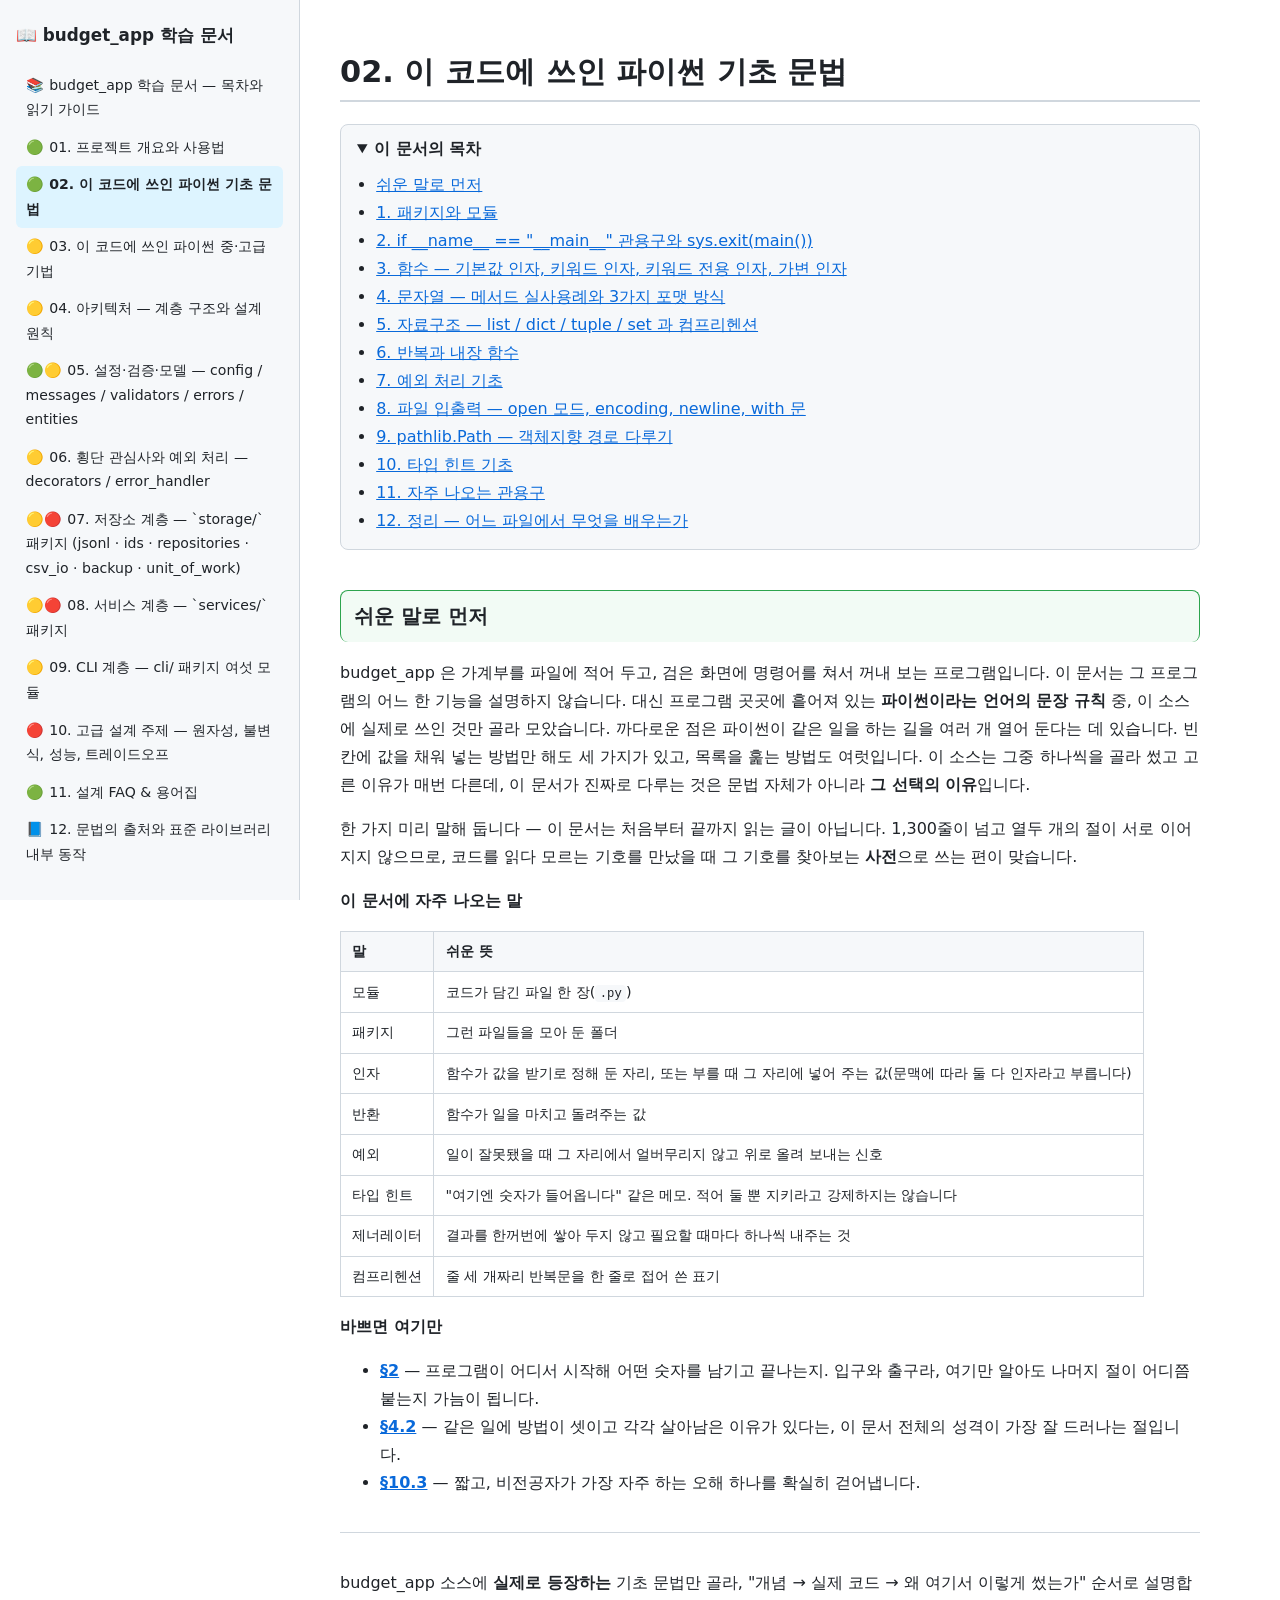
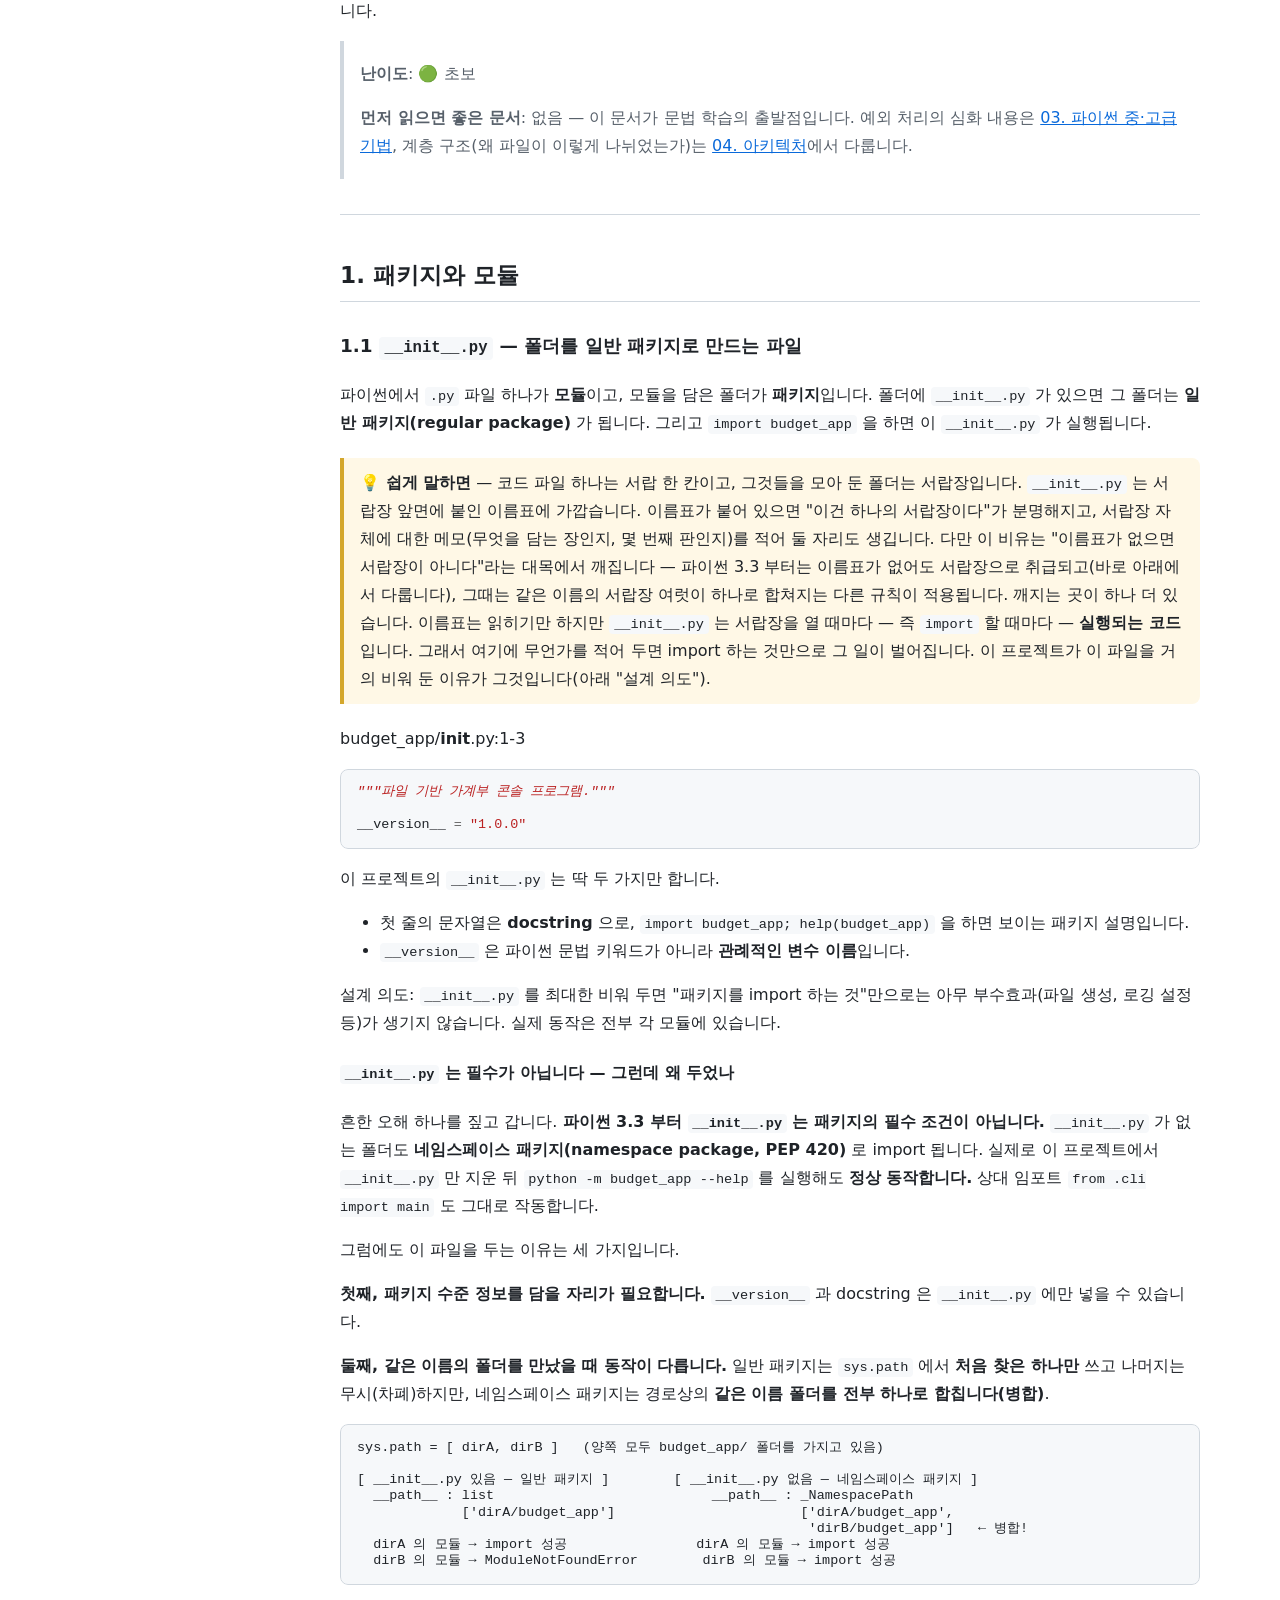
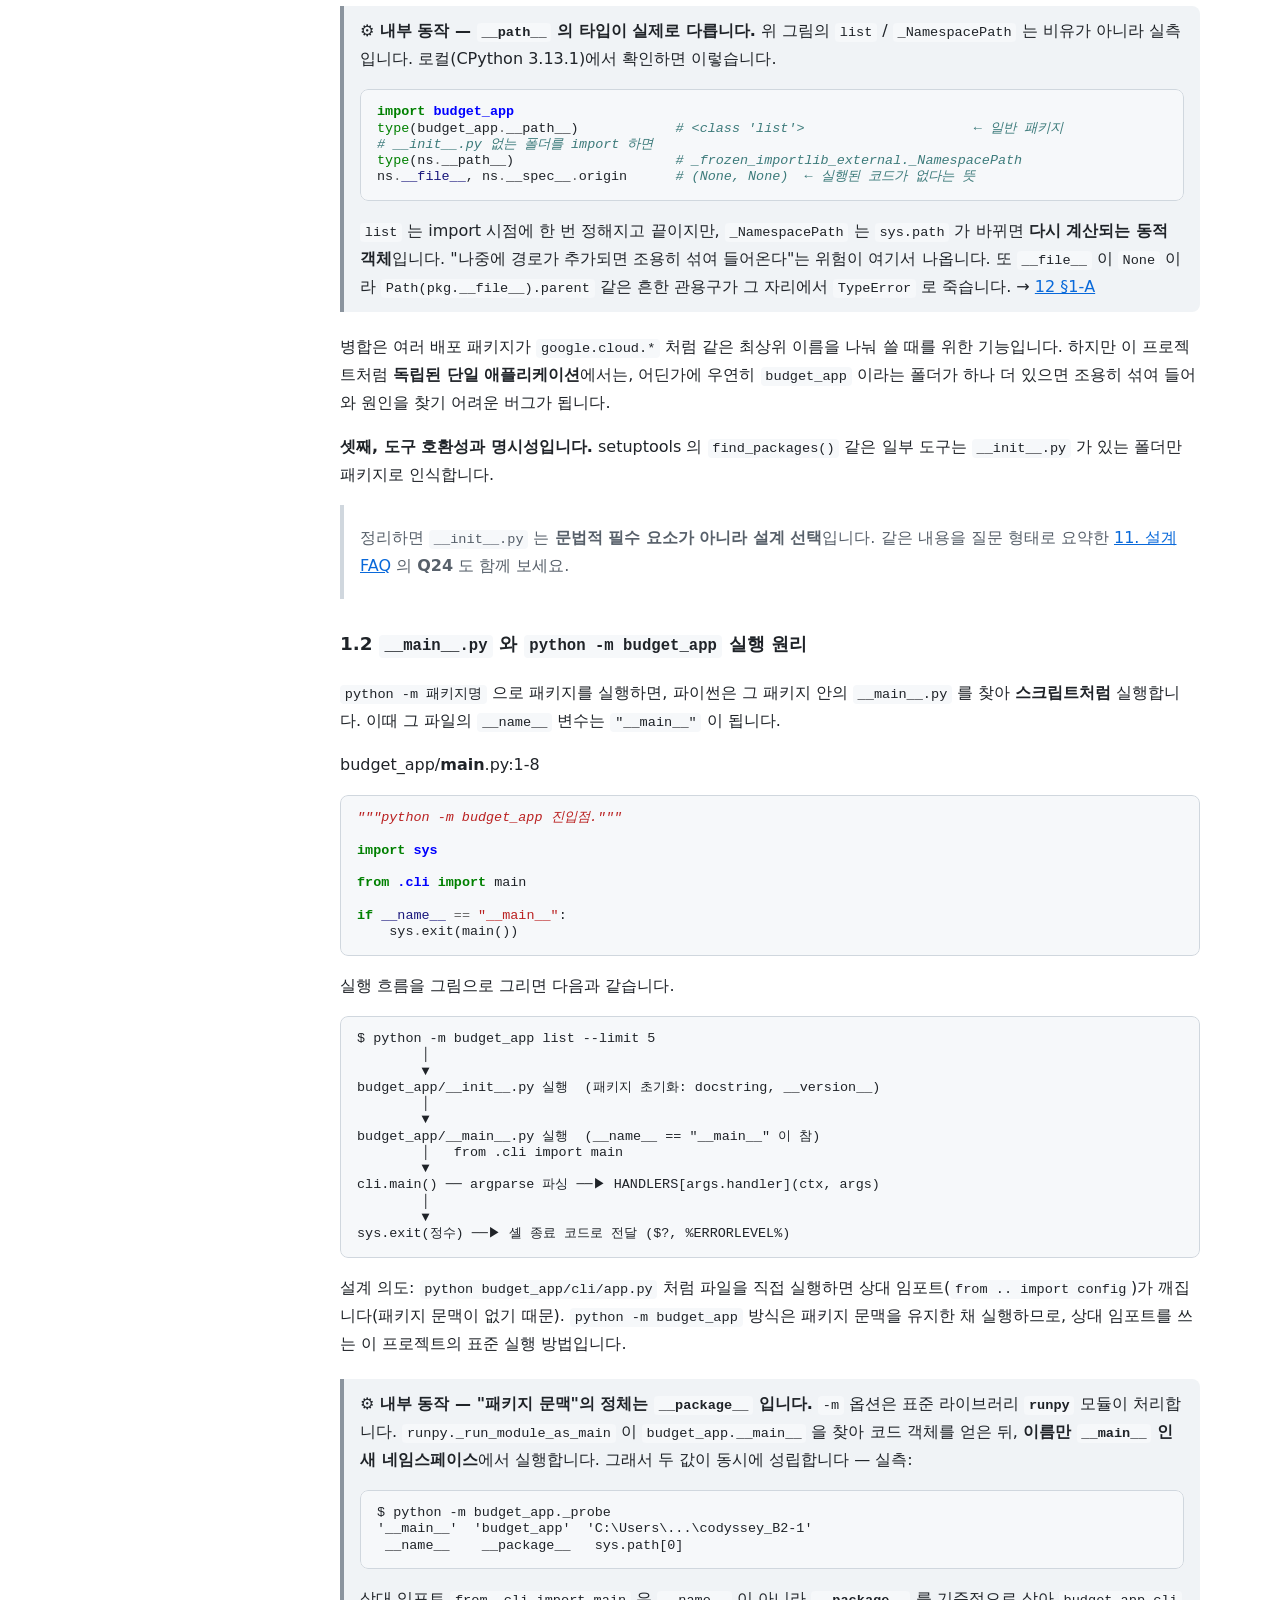
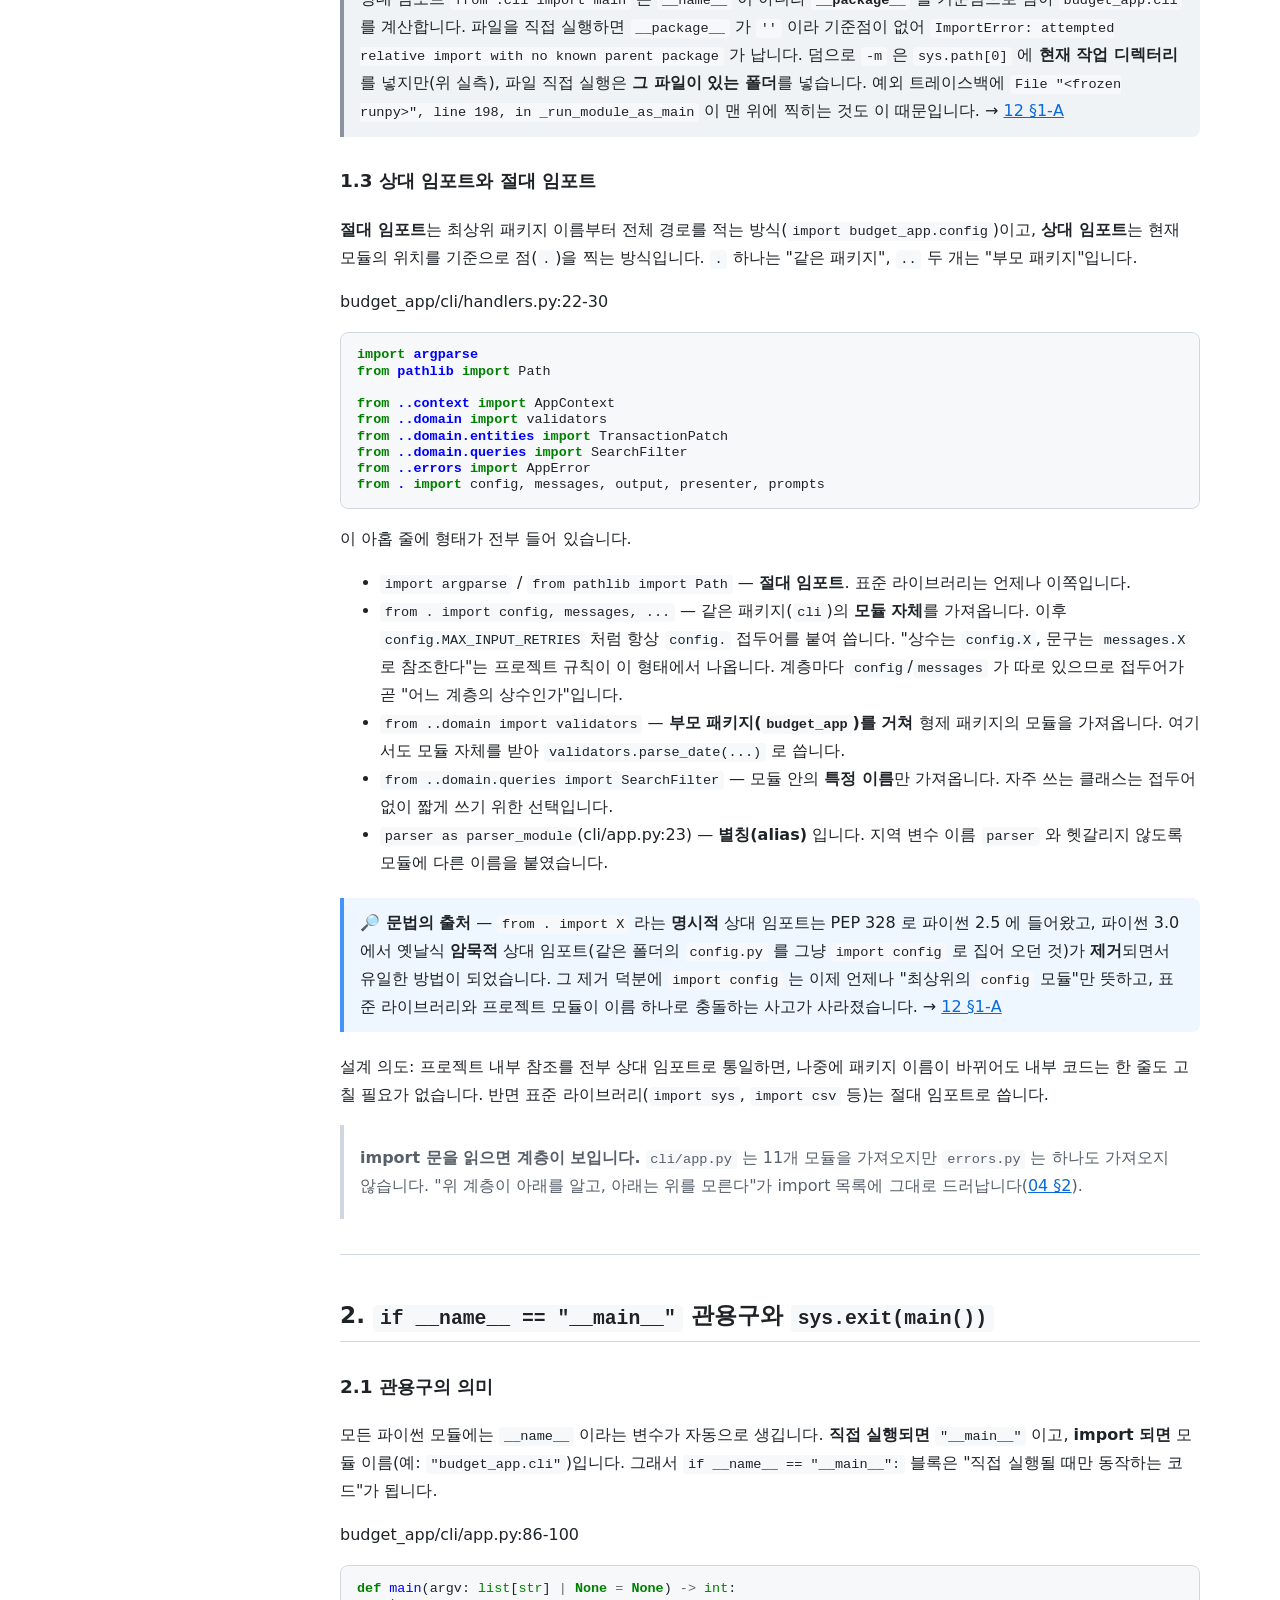
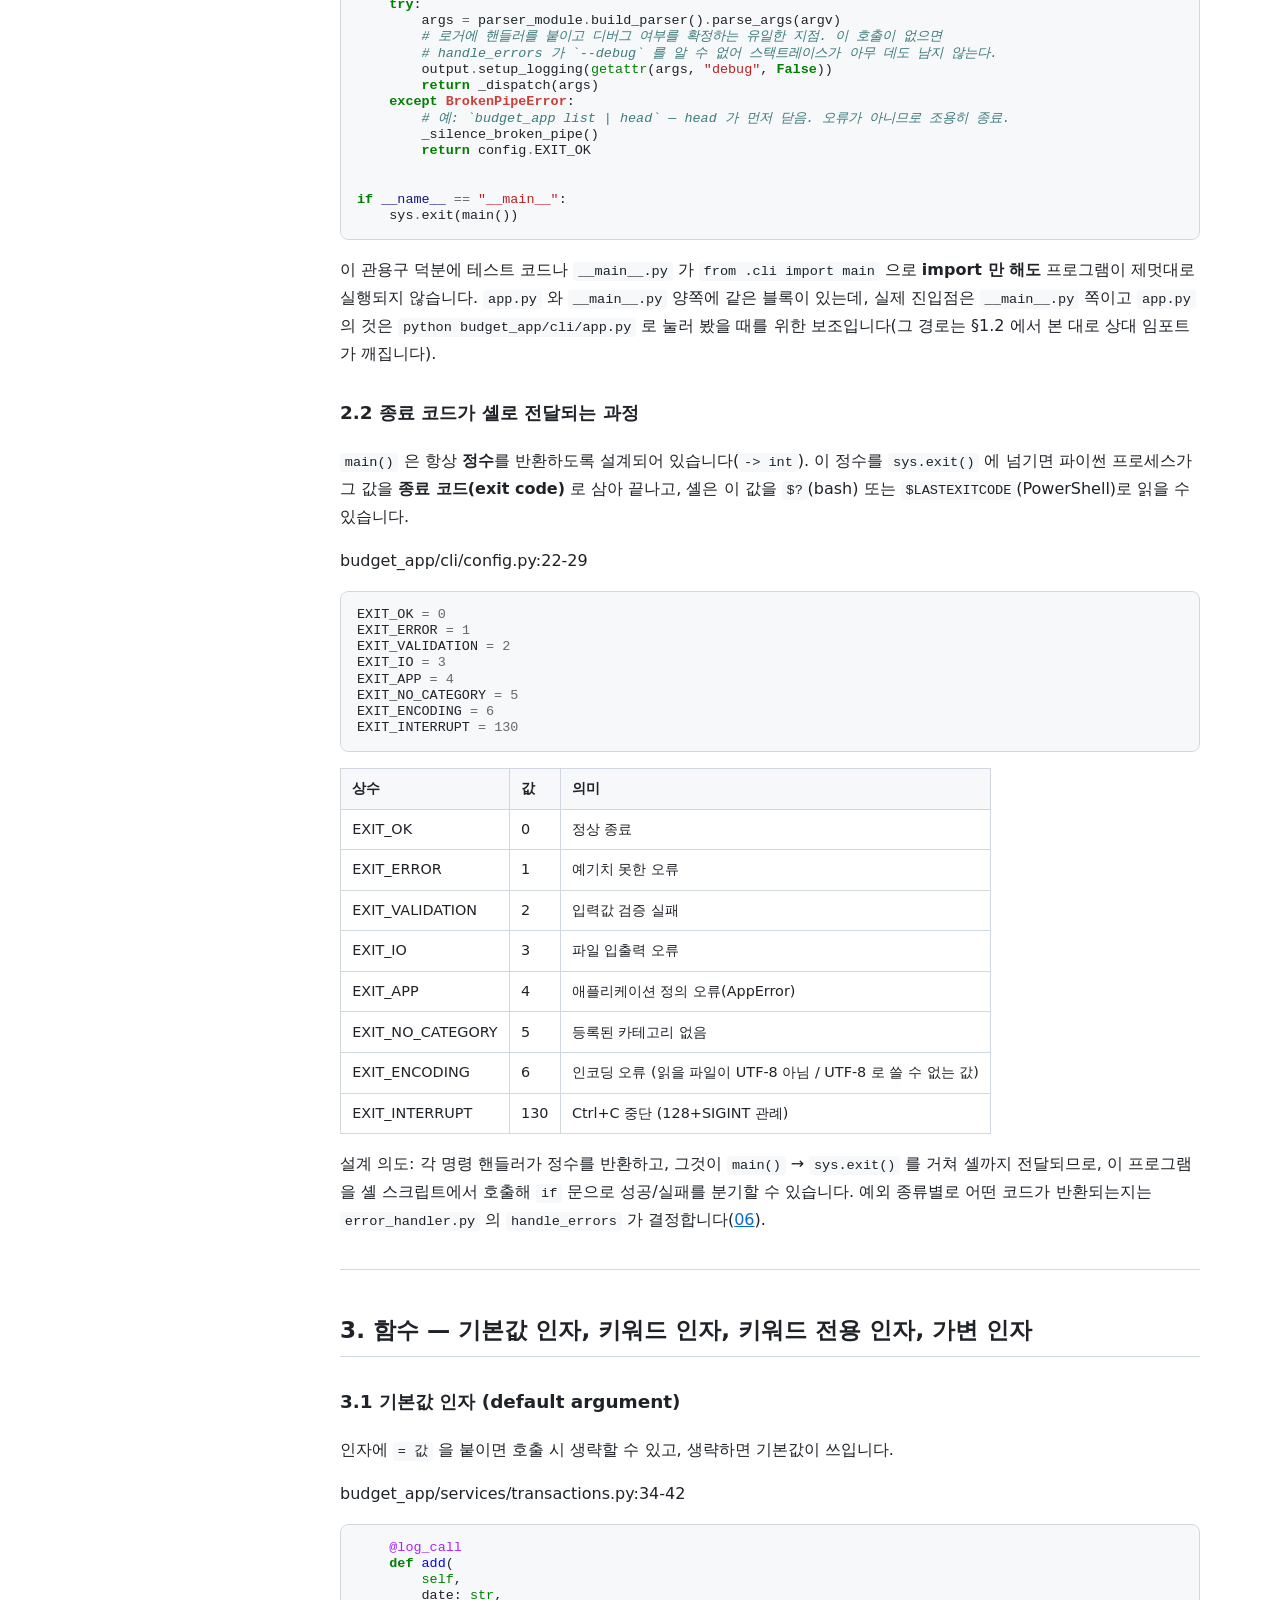
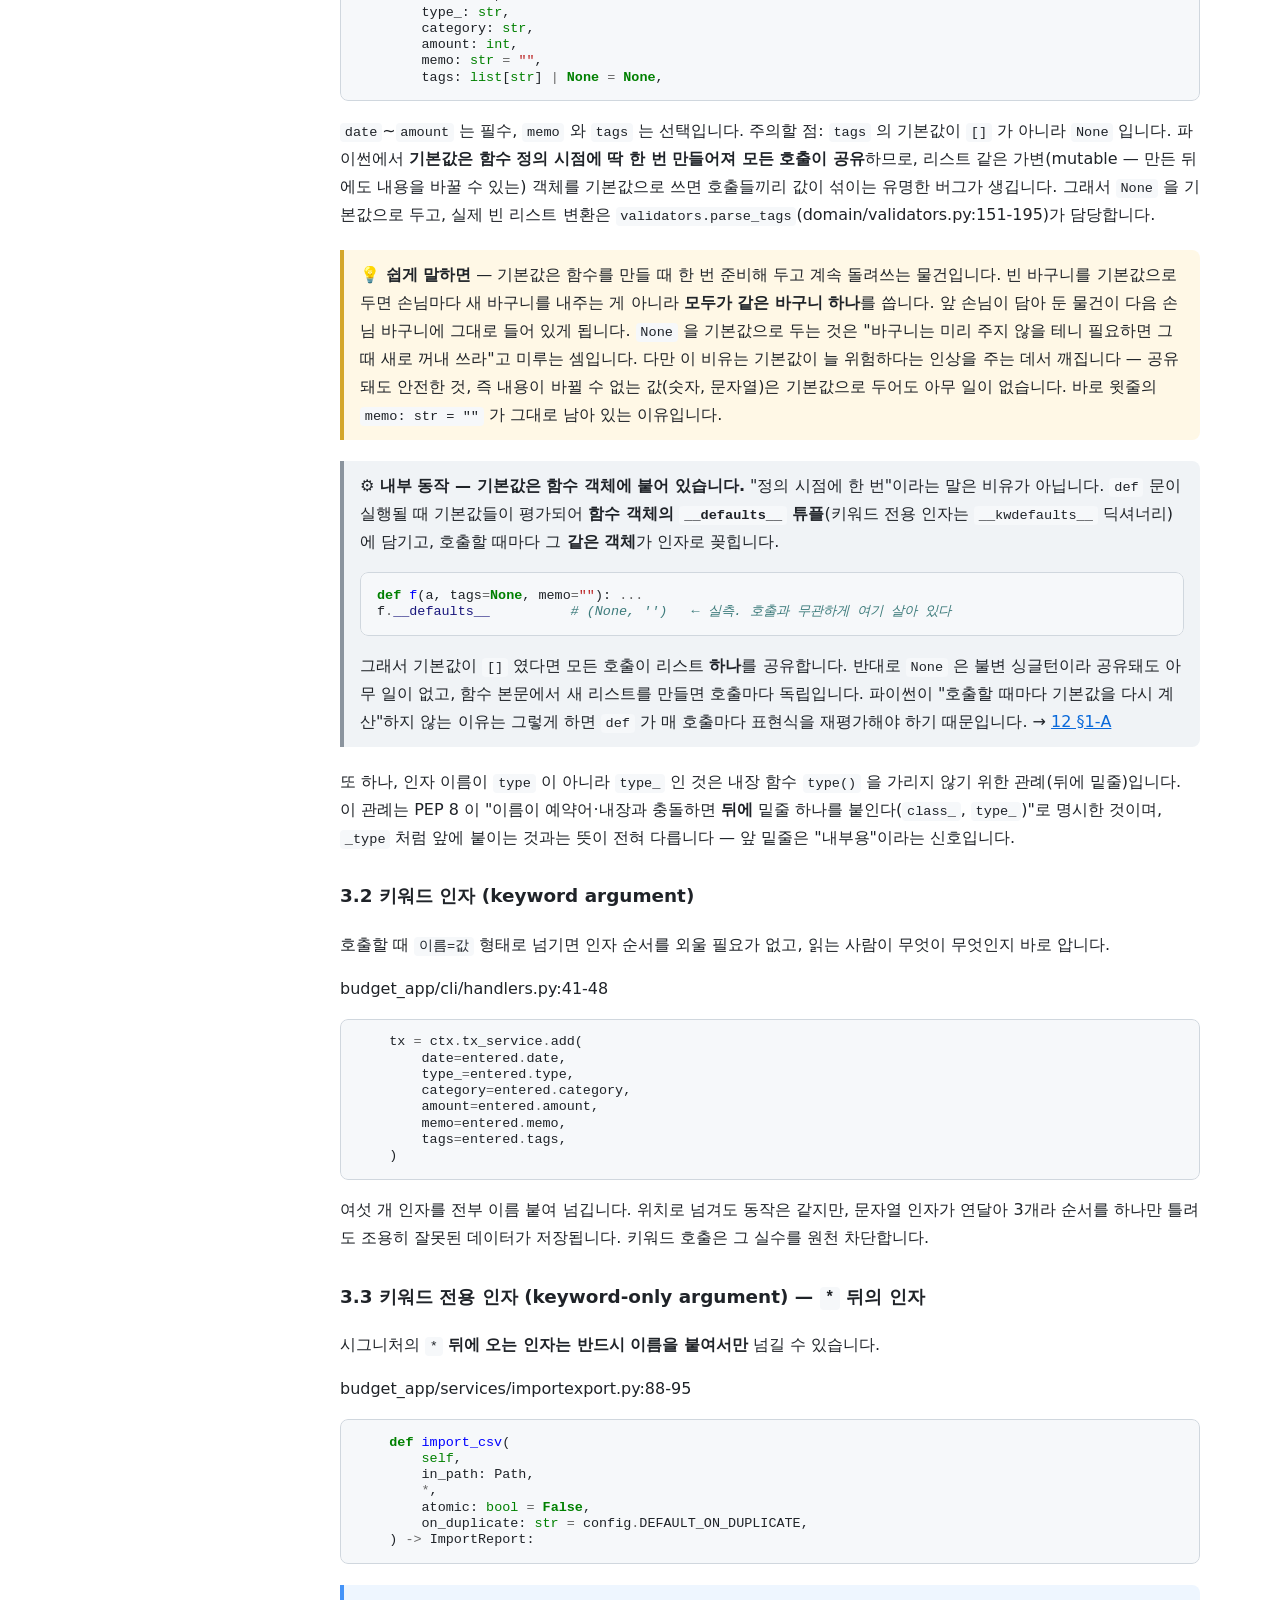
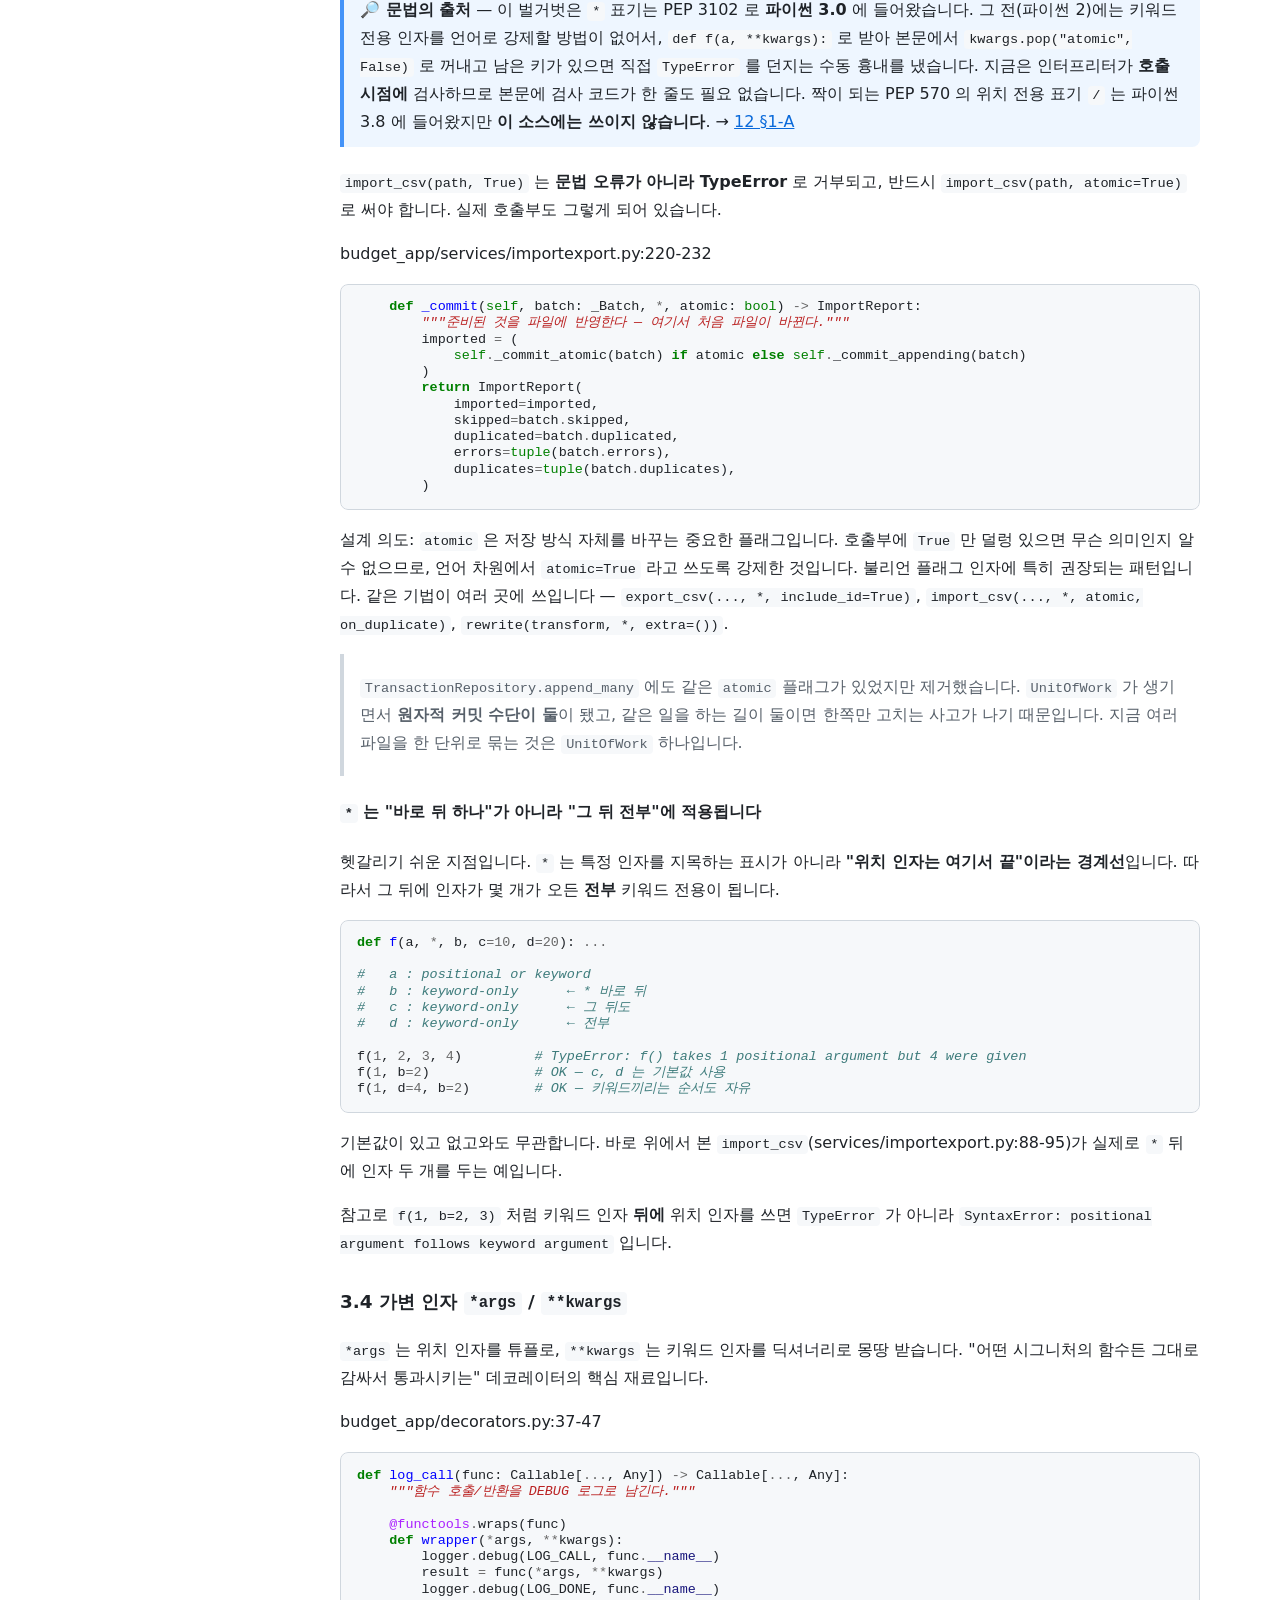
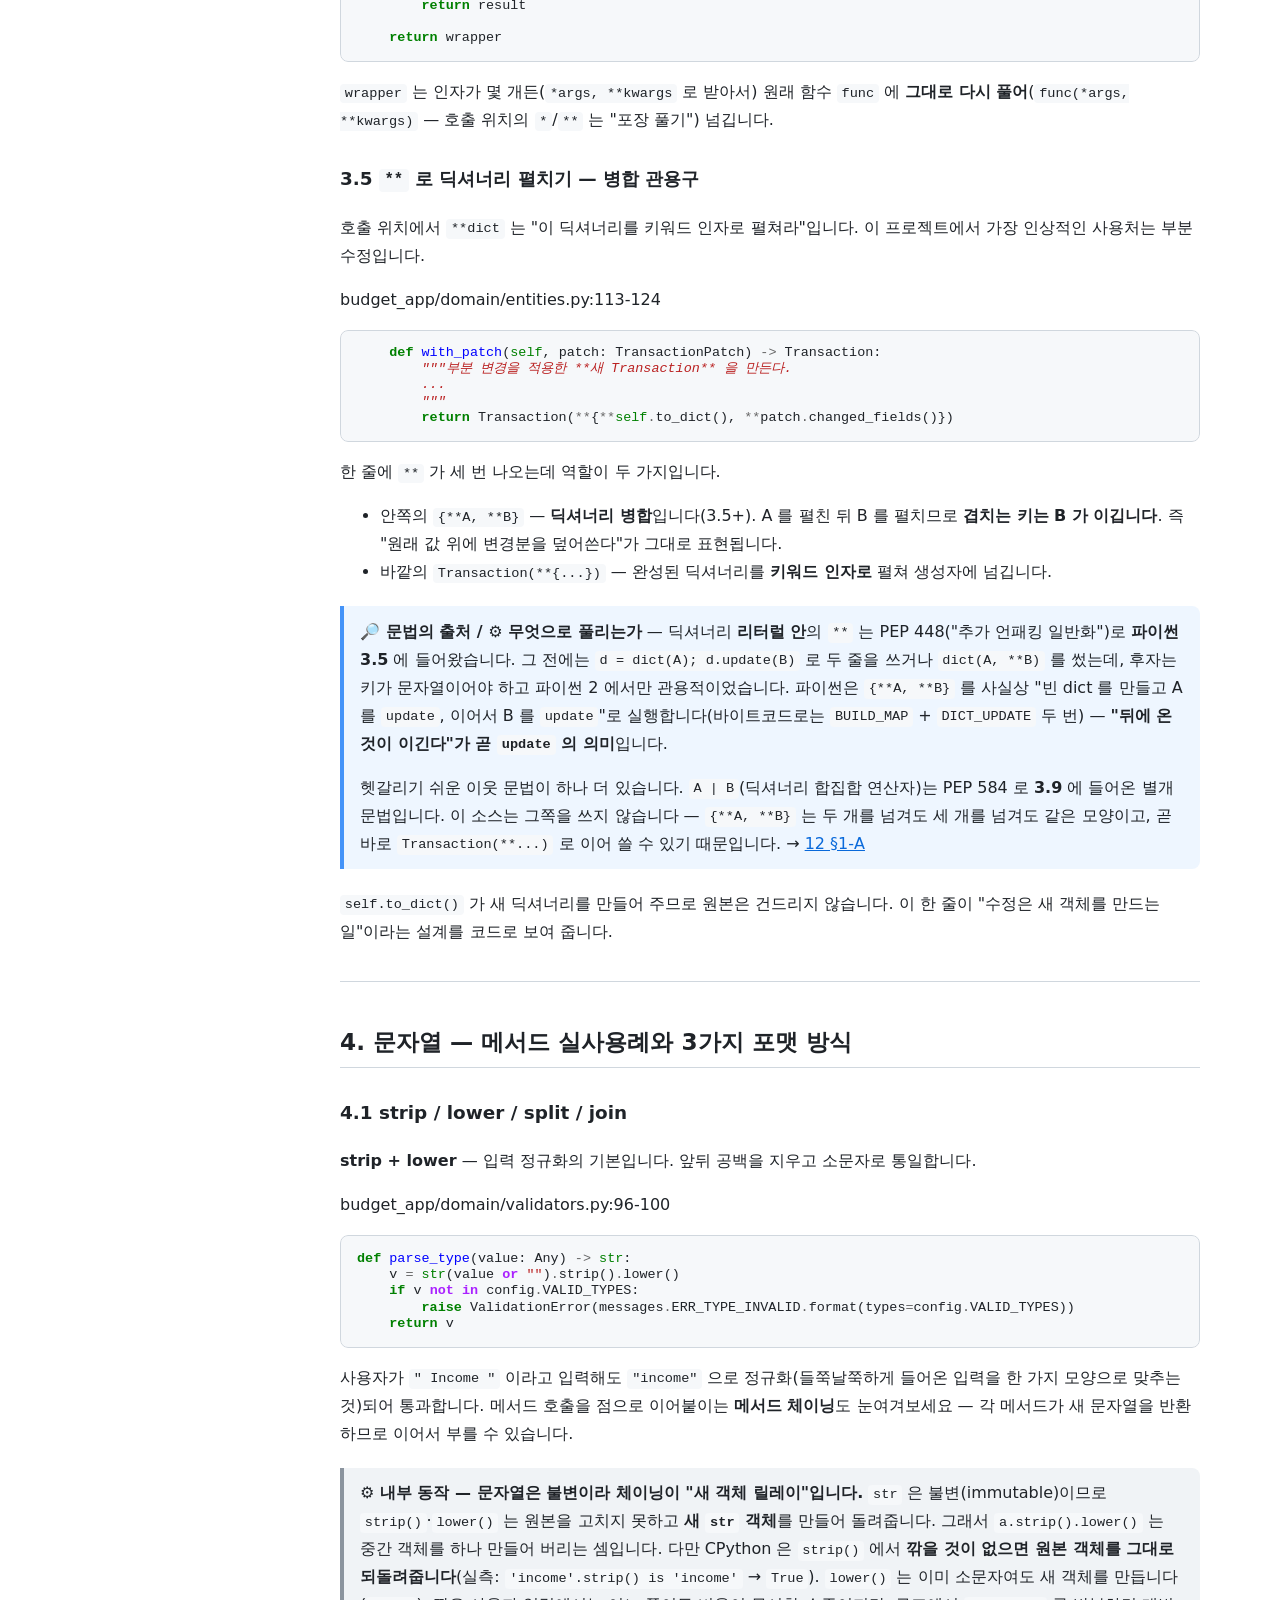
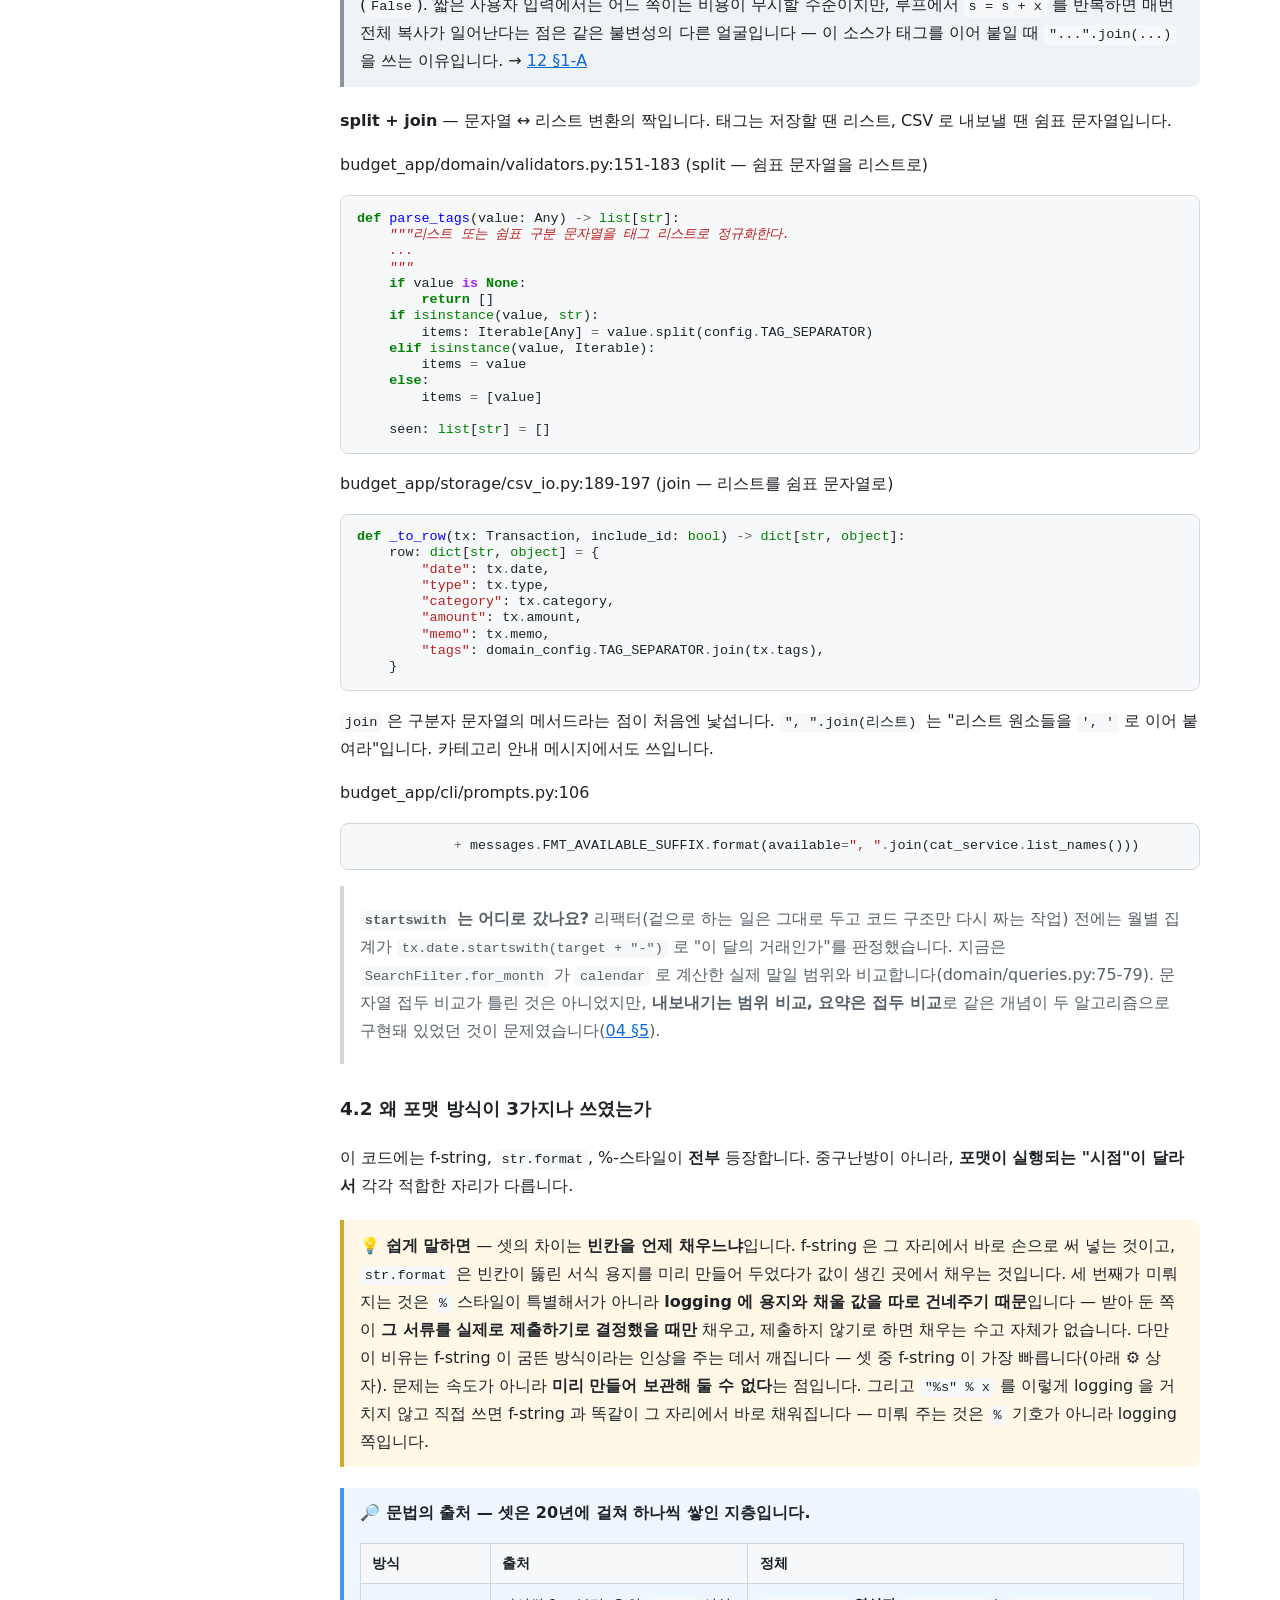
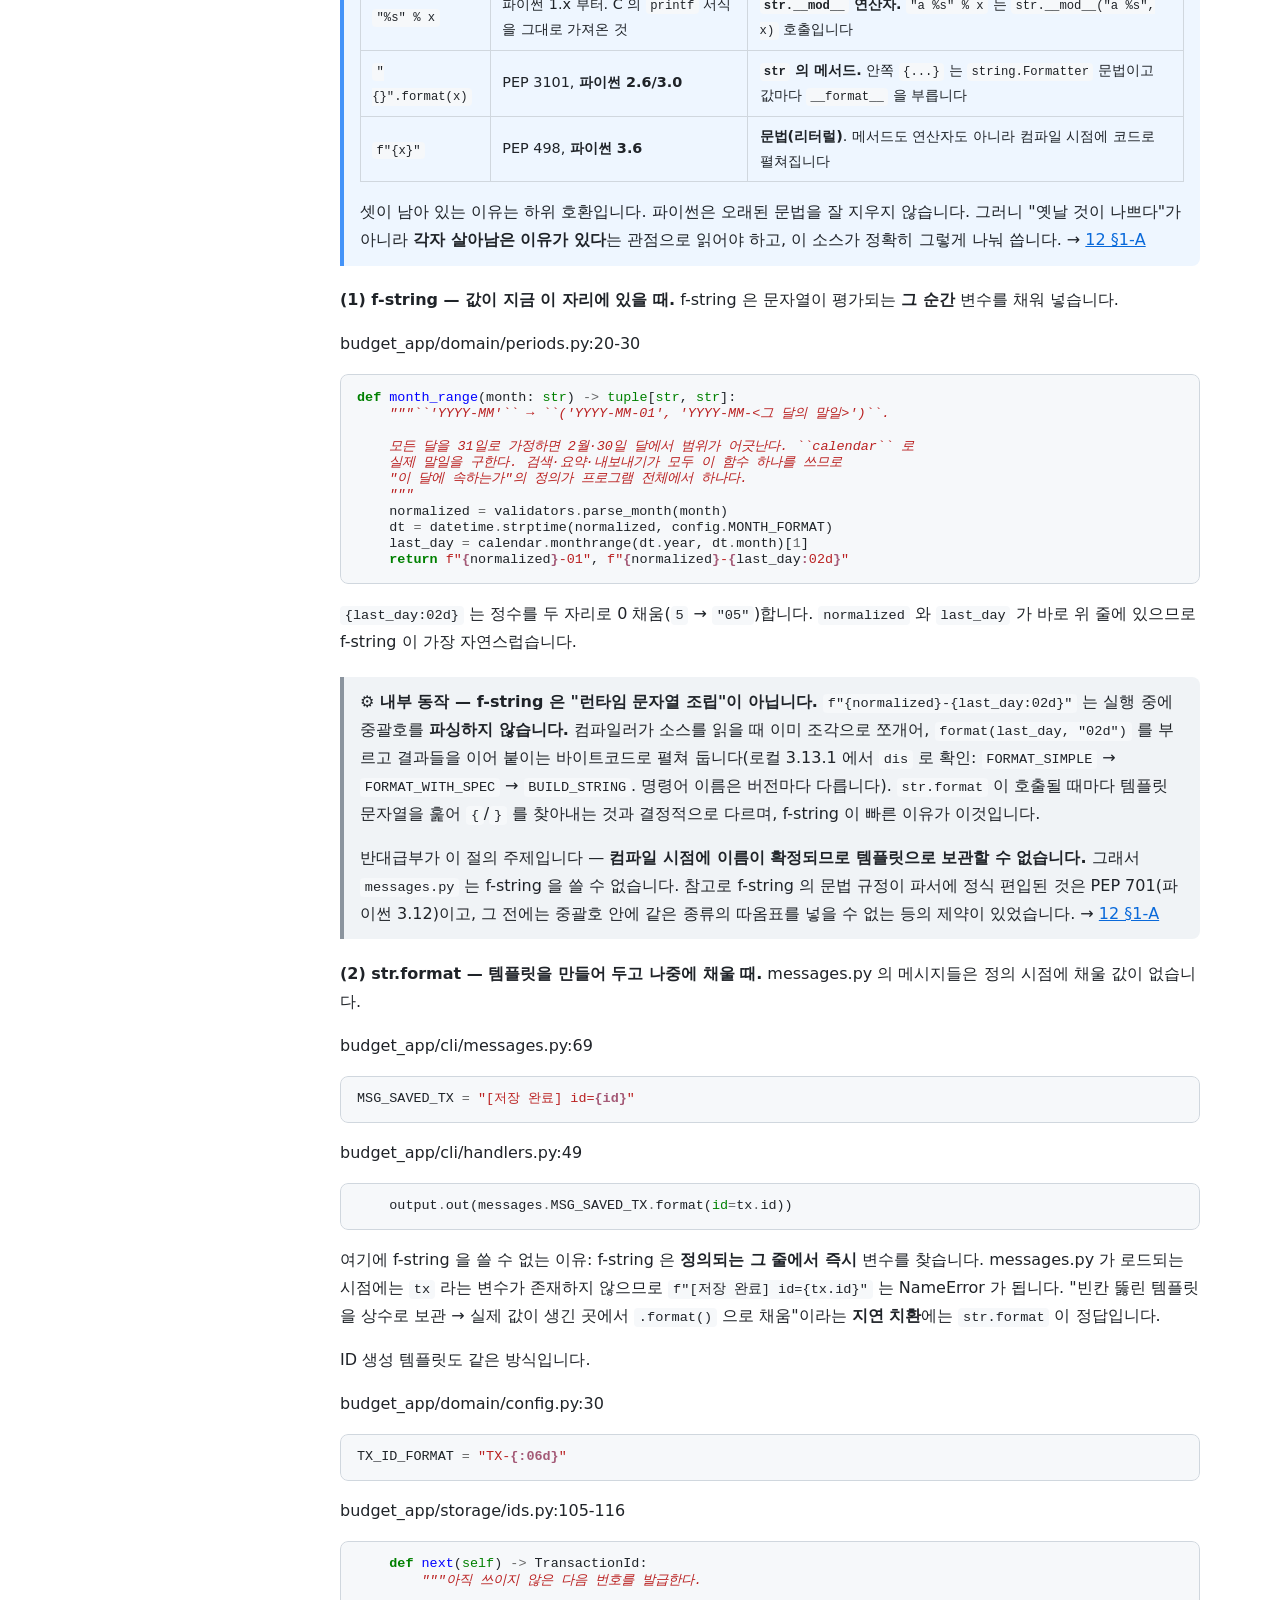
<file: docs/html/02-python-basics.html>
<!DOCTYPE html>
<html lang="ko">
<head>
<meta charset="utf-8">
<meta name="viewport" content="width=device-width, initial-scale=1">
<title>02. 이 코드에 쓰인 파이썬 기초 문법 — budget_app 학습 문서</title>
<link rel="stylesheet" href="style.css">
</head>
<body>
<div class="layout">
<nav class="sidebar"><div class="brand"><a href="index.html">📖 budget_app 학습 문서</a></div><details class="nav" open><summary>목차</summary><ul class="navlist"><li><a href="index.html"><span class="badge">📚</span>budget_app 학습 문서 — 목차와 읽기 가이드</a></li><li><a href="01-overview.html"><span class="badge">🟢</span>01. 프로젝트 개요와 사용법</a></li><li><a href="02-python-basics.html" class="current"><span class="badge">🟢</span>02. 이 코드에 쓰인 파이썬 기초 문법</a></li><li><a href="03-python-advanced.html"><span class="badge">🟡</span>03. 이 코드에 쓰인 파이썬 중·고급 기법</a></li><li><a href="04-architecture.html"><span class="badge">🟡</span>04. 아키텍처 — 계층 구조와 설계 원칙</a></li><li><a href="05-config-and-models.html"><span class="badge">🟢🟡</span>05. 설정·검증·모델 — config / messages / validators / errors / entities</a></li><li><a href="06-decorators.html"><span class="badge">🟡</span>06. 횡단 관심사와 예외 처리 — decorators / error_handler</a></li><li><a href="07-repository.html"><span class="badge">🟡🔴</span>07. 저장소 계층 — `storage/` 패키지 (jsonl · ids · repositories · csv_io · backup · unit_of_work)</a></li><li><a href="08-services.html"><span class="badge">🟡🔴</span>08. 서비스 계층 — `services/` 패키지</a></li><li><a href="09-cli.html"><span class="badge">🟡</span>09. CLI 계층 — cli/ 패키지 여섯 모듈</a></li><li><a href="10-advanced-design.html"><span class="badge">🔴</span>10. 고급 설계 주제 — 원자성, 불변식, 성능, 트레이드오프</a></li><li><a href="11-faq-and-glossary.html"><span class="badge">🟢</span>11. 설계 FAQ &amp; 용어집</a></li><li><a href="12-syntax-and-stdlib.html"><span class="badge">📘</span>12. 문법의 출처와 표준 라이브러리 내부 동작</a></li></ul></details></nav>
<main>
<h1 id="02-이-코드에-쓰인-파이썬-기초-문법">02. 이 코드에 쓰인 파이썬 기초 문법</h1>
<details class="page-toc" open><summary>이 문서의 목차</summary><ul><li><a href="#쉬운-말로-먼저">쉬운 말로 먼저</a></li><li><a href="#1-패키지와-모듈">1. 패키지와 모듈</a></li><li><a href="#2-if-__name__-__main__-관용구와-sysexitmain">2. if __name__ == &quot;__main__&quot; 관용구와 sys.exit(main())</a></li><li><a href="#3-함수-기본값-인자-키워드-인자-키워드-전용-인자-가변-인자">3. 함수 — 기본값 인자, 키워드 인자, 키워드 전용 인자, 가변 인자</a></li><li><a href="#4-문자열-메서드-실사용례와-3가지-포맷-방식">4. 문자열 — 메서드 실사용례와 3가지 포맷 방식</a></li><li><a href="#5-자료구조-list-dict-tuple-set-과-컴프리헨션">5. 자료구조 — list / dict / tuple / set 과 컴프리헨션</a></li><li><a href="#6-반복과-내장-함수">6. 반복과 내장 함수</a></li><li><a href="#7-예외-처리-기초">7. 예외 처리 기초</a></li><li><a href="#8-파일-입출력-open-모드-encoding-newline-with-문">8. 파일 입출력 — open 모드, encoding, newline, with 문</a></li><li><a href="#9-pathlibpath-객체지향-경로-다루기">9. pathlib.Path — 객체지향 경로 다루기</a></li><li><a href="#10-타입-힌트-기초">10. 타입 힌트 기초</a></li><li><a href="#11-자주-나오는-관용구">11. 자주 나오는 관용구</a></li><li><a href="#12-정리-어느-파일에서-무엇을-배우는가">12. 정리 — 어느 파일에서 무엇을 배우는가</a></li></ul></details><h2 id="쉬운-말로-먼저">쉬운 말로 먼저</h2>
<p>budget_app 은 가계부를 파일에 적어 두고, 검은 화면에 명령어를 쳐서 꺼내 보는 프로그램입니다. 이 문서는 그 프로그램의 어느 한 기능을 설명하지 않습니다. 대신 프로그램 곳곳에 흩어져 있는 <strong>파이썬이라는 언어의 문장 규칙</strong> 중, 이 소스에 실제로 쓰인 것만 골라 모았습니다. 까다로운 점은 파이썬이 같은 일을 하는 길을 여러 개 열어 둔다는 데 있습니다. 빈칸에 값을 채워 넣는 방법만 해도 세 가지가 있고, 목록을 훑는 방법도 여럿입니다. 이 소스는 그중 하나씩을 골라 썼고 고른 이유가 매번 다른데, 이 문서가 진짜로 다루는 것은 문법 자체가 아니라 <strong>그 선택의 이유</strong>입니다.</p>
<p>한 가지 미리 말해 둡니다 — 이 문서는 처음부터 끝까지 읽는 글이 아닙니다. 1,300줄이 넘고 열두 개의 절이 서로 이어지지 않으므로, 코드를 읽다 모르는 기호를 만났을 때 그 기호를 찾아보는 <strong>사전</strong>으로 쓰는 편이 맞습니다.</p>
<p><strong>이 문서에 자주 나오는 말</strong></p>
<div class="table-wrap"><table>
<thead>
<tr>
<th>말</th>
<th>쉬운 뜻</th>
</tr>
</thead>
<tbody>
<tr>
<td>모듈</td>
<td>코드가 담긴 파일 한 장(<code>.py</code>)</td>
</tr>
<tr>
<td>패키지</td>
<td>그런 파일들을 모아 둔 폴더</td>
</tr>
<tr>
<td>인자</td>
<td>함수가 값을 받기로 정해 둔 자리, 또는 부를 때 그 자리에 넣어 주는 값(문맥에 따라 둘 다 인자라고 부릅니다)</td>
</tr>
<tr>
<td>반환</td>
<td>함수가 일을 마치고 돌려주는 값</td>
</tr>
<tr>
<td>예외</td>
<td>일이 잘못됐을 때 그 자리에서 얼버무리지 않고 위로 올려 보내는 신호</td>
</tr>
<tr>
<td>타입 힌트</td>
<td>"여기엔 숫자가 들어옵니다" 같은 메모. 적어 둘 뿐 지키라고 강제하지는 않습니다</td>
</tr>
<tr>
<td>제너레이터</td>
<td>결과를 한꺼번에 쌓아 두지 않고 필요할 때마다 하나씩 내주는 것</td>
</tr>
<tr>
<td>컴프리헨션</td>
<td>줄 세 개짜리 반복문을 한 줄로 접어 쓴 표기</td>
</tr>
</tbody>
</table></div>
<p><strong>바쁘면 여기만</strong></p>
<ul>
<li><strong><a href="#2-if-__name__--__main__-관용구와-sysexitmain">§2</a></strong> — 프로그램이 어디서 시작해 어떤 숫자를 남기고 끝나는지. 입구와 출구라, 여기만 알아도 나머지 절이 어디쯤 붙는지 가늠이 됩니다.</li>
<li><strong><a href="#42-왜-포맷-방식이-3가지나-쓰였는가">§4.2</a></strong> — 같은 일에 방법이 셋이고 각각 살아남은 이유가 있다는, 이 문서 전체의 성격이 가장 잘 드러나는 절입니다.</li>
<li><strong><a href="#103-타입-힌트는-런타임에-강제되지-않는다">§10.3</a></strong> — 짧고, 비전공자가 가장 자주 하는 오해 하나를 확실히 걷어냅니다.</li>
</ul>
<hr>
<p>budget_app 소스에 <strong>실제로 등장하는</strong> 기초 문법만 골라, "개념 → 실제 코드 → 왜 여기서 이렇게 썼는가" 순서로 설명합니다.</p>
<blockquote>
<p><strong>난이도</strong>: 🟢 초보</p>
<p><strong>먼저 읽으면 좋은 문서</strong>: 없음 — 이 문서가 문법 학습의 출발점입니다. 예외 처리의 심화 내용은 <a href="03-python-advanced.html">03. 파이썬 중·고급 기법</a>, 계층 구조(왜 파일이 이렇게 나뉘었는가)는 <a href="04-architecture.html">04. 아키텍처</a>에서 다룹니다.</p>
</blockquote>
<hr>
<h2 id="1-패키지와-모듈">1. 패키지와 모듈</h2>
<h3 id="11-__init__py-폴더를-일반-패키지로-만드는-파일">1.1 <code>__init__.py</code> — 폴더를 <strong>일반 패키지</strong>로 만드는 파일</h3>
<p>파이썬에서 <code>.py</code> 파일 하나가 <strong>모듈</strong>이고, 모듈을 담은 폴더가 <strong>패키지</strong>입니다. 폴더에 <code>__init__.py</code> 가 있으면 그 폴더는 <strong>일반 패키지(regular package)</strong> 가 됩니다. 그리고 <code>import budget_app</code> 을 하면 이 <code>__init__.py</code> 가 실행됩니다.</p>
<blockquote class="callout tip"><p><strong>💡 쉽게 말하면</strong> — 코드 파일 하나는 서랍 한 칸이고, 그것들을 모아 둔 폴더는 서랍장입니다. <code>__init__.py</code> 는 서랍장 앞면에 붙인 이름표에 가깝습니다. 이름표가 붙어 있으면 "이건 하나의 서랍장이다"가 분명해지고, 서랍장 자체에 대한 메모(무엇을 담는 장인지, 몇 번째 판인지)를 적어 둘 자리도 생깁니다.
다만 이 비유는 "이름표가 없으면 서랍장이 아니다"라는 대목에서 깨집니다 — 파이썬 3.3 부터는 이름표가 없어도 서랍장으로 취급되고(바로 아래에서 다룹니다), 그때는 같은 이름의 서랍장 여럿이 하나로 합쳐지는 다른 규칙이 적용됩니다.
깨지는 곳이 하나 더 있습니다. 이름표는 읽히기만 하지만 <code>__init__.py</code> 는 서랍장을 열 때마다 — 즉 <code>import</code> 할 때마다 — <strong>실행되는 코드</strong>입니다. 그래서 여기에 무언가를 적어 두면 import 하는 것만으로 그 일이 벌어집니다. 이 프로젝트가 이 파일을 거의 비워 둔 이유가 그것입니다(아래 "설계 의도").</p>
</blockquote>
<p>budget_app/<strong>init</strong>.py:1-3</p>
<div class="codehilite"><pre><span></span><code><span class="sd">"""파일 기반 가계부 콘솔 프로그램."""</span>

<span class="n">__version__</span> <span class="o">=</span> <span class="s2">"1.0.0"</span>
</code></pre></div>

<p>이 프로젝트의 <code>__init__.py</code> 는 딱 두 가지만 합니다.</p>
<ul>
<li>첫 줄의 문자열은 <strong>docstring</strong> 으로, <code>import budget_app; help(budget_app)</code> 을 하면 보이는 패키지 설명입니다.</li>
<li><code>__version__</code> 은 파이썬 문법 키워드가 아니라 <strong>관례적인 변수 이름</strong>입니다.</li>
</ul>
<p>설계 의도: <code>__init__.py</code> 를 최대한 비워 두면 "패키지를 import 하는 것"만으로는 아무 부수효과(파일 생성, 로깅 설정 등)가 생기지 않습니다. 실제 동작은 전부 각 모듈에 있습니다.</p>
<h4 id="__init__py-는-필수가-아닙니다-그런데-왜-두었나"><code>__init__.py</code> 는 필수가 아닙니다 — 그런데 왜 두었나</h4>
<p>흔한 오해 하나를 짚고 갑니다. <strong>파이썬 3.3 부터 <code>__init__.py</code> 는 패키지의 필수 조건이 아닙니다.</strong> <code>__init__.py</code> 가 없는 폴더도 <strong>네임스페이스 패키지(namespace package, PEP 420)</strong> 로 import 됩니다. 실제로 이 프로젝트에서 <code>__init__.py</code> 만 지운 뒤 <code>python -m budget_app --help</code> 를 실행해도 <strong>정상 동작합니다.</strong> 상대 임포트 <code>from .cli import main</code> 도 그대로 작동합니다.</p>
<p>그럼에도 이 파일을 두는 이유는 세 가지입니다.</p>
<p><strong>첫째, 패키지 수준 정보를 담을 자리가 필요합니다.</strong> <code>__version__</code> 과 docstring 은 <code>__init__.py</code> 에만 넣을 수 있습니다.</p>
<p><strong>둘째, 같은 이름의 폴더를 만났을 때 동작이 다릅니다.</strong> 일반 패키지는 <code>sys.path</code> 에서 <strong>처음 찾은 하나만</strong> 쓰고 나머지는 무시(차폐)하지만, 네임스페이스 패키지는 경로상의 <strong>같은 이름 폴더를 전부 하나로 합칩니다(병합)</strong>.</p>
<div class="codehilite"><pre><span></span><code>sys.path = [ dirA, dirB ]   (양쪽 모두 budget_app/ 폴더를 가지고 있음)

[ __init__.py 있음 — 일반 패키지 ]        [ __init__.py 없음 — 네임스페이스 패키지 ]
  __path__ : list                           __path__ : _NamespacePath
             ['dirA/budget_app']                       ['dirA/budget_app',
                                                        'dirB/budget_app']   ← 병합!
  dirA 의 모듈 → import 성공                dirA 의 모듈 → import 성공
  dirB 의 모듈 → ModuleNotFoundError        dirB 의 모듈 → import 성공
</code></pre></div>

<blockquote class="callout internals"><p><strong>⚙️ 내부 동작 — <code>__path__</code> 의 타입이 실제로 다릅니다.</strong> 위 그림의 <code>list</code> / <code>_NamespacePath</code> 는 비유가 아니라 실측입니다. 로컬(CPython 3.13.1)에서 확인하면 이렇습니다.</p>
<div class="codehilite"><pre><span></span><code><span class="kn">import</span><span class="w"> </span><span class="nn">budget_app</span>
<span class="nb">type</span><span class="p">(</span><span class="n">budget_app</span><span class="o">.</span><span class="n">__path__</span><span class="p">)</span>            <span class="c1"># &lt;class 'list'&gt;                     ← 일반 패키지</span>
<span class="c1"># __init__.py 없는 폴더를 import 하면</span>
<span class="nb">type</span><span class="p">(</span><span class="n">ns</span><span class="o">.</span><span class="n">__path__</span><span class="p">)</span>                    <span class="c1"># _frozen_importlib_external._NamespacePath</span>
<span class="n">ns</span><span class="o">.</span><span class="vm">__file__</span><span class="p">,</span> <span class="n">ns</span><span class="o">.</span><span class="n">__spec__</span><span class="o">.</span><span class="n">origin</span>      <span class="c1"># (None, None)  ← 실행된 코드가 없다는 뜻</span>
</code></pre></div>

<p><code>list</code> 는 import 시점에 한 번 정해지고 끝이지만, <code>_NamespacePath</code> 는 <code>sys.path</code> 가 바뀌면 <strong>다시 계산되는 동적 객체</strong>입니다. "나중에 경로가 추가되면 조용히 섞여 들어온다"는 위험이 여기서 나옵니다. 또 <code>__file__</code> 이 <code>None</code> 이라 <code>Path(pkg.__file__).parent</code> 같은 흔한 관용구가 그 자리에서 <code>TypeError</code> 로 죽습니다. → <a href="12-syntax-and-stdlib.html">12 §1-A</a></p>
</blockquote>
<p>병합은 여러 배포 패키지가 <code>google.cloud.*</code> 처럼 같은 최상위 이름을 나눠 쓸 때를 위한 기능입니다. 하지만 이 프로젝트처럼 <strong>독립된 단일 애플리케이션</strong>에서는, 어딘가에 우연히 <code>budget_app</code> 이라는 폴더가 하나 더 있으면 조용히 섞여 들어와 원인을 찾기 어려운 버그가 됩니다.</p>
<p><strong>셋째, 도구 호환성과 명시성입니다.</strong> setuptools 의 <code>find_packages()</code> 같은 일부 도구는 <code>__init__.py</code> 가 있는 폴더만 패키지로 인식합니다.</p>
<blockquote>
<p>정리하면 <code>__init__.py</code> 는 <strong>문법적 필수 요소가 아니라 설계 선택</strong>입니다. 같은 내용을 질문 형태로 요약한 <a href="11-faq-and-glossary.html">11. 설계 FAQ</a> 의 <strong>Q24</strong> 도 함께 보세요.</p>
</blockquote>
<h3 id="12-__main__py-와-python-m-budget_app-실행-원리">1.2 <code>__main__.py</code> 와 <code>python -m budget_app</code> 실행 원리</h3>
<p><code>python -m 패키지명</code> 으로 패키지를 실행하면, 파이썬은 그 패키지 안의 <code>__main__.py</code> 를 찾아 <strong>스크립트처럼</strong> 실행합니다. 이때 그 파일의 <code>__name__</code> 변수는 <code>"__main__"</code> 이 됩니다.</p>
<p>budget_app/<strong>main</strong>.py:1-8</p>
<div class="codehilite"><pre><span></span><code><span class="sd">"""python -m budget_app 진입점."""</span>

<span class="kn">import</span><span class="w"> </span><span class="nn">sys</span>

<span class="kn">from</span><span class="w"> </span><span class="nn">.cli</span><span class="w"> </span><span class="kn">import</span> <span class="n">main</span>

<span class="k">if</span> <span class="vm">__name__</span> <span class="o">==</span> <span class="s2">"__main__"</span><span class="p">:</span>
    <span class="n">sys</span><span class="o">.</span><span class="n">exit</span><span class="p">(</span><span class="n">main</span><span class="p">())</span>
</code></pre></div>

<p>실행 흐름을 그림으로 그리면 다음과 같습니다.</p>
<div class="codehilite"><pre><span></span><code>$ python -m budget_app list --limit 5
        │
        ▼
budget_app/__init__.py 실행  (패키지 초기화: docstring, __version__)
        │
        ▼
budget_app/__main__.py 실행  (__name__ == "__main__" 이 참)
        │   from .cli import main
        ▼
cli.main() ── argparse 파싱 ──▶ HANDLERS[args.handler](ctx, args)
        │
        ▼
sys.exit(정수) ──▶ 셸 종료 코드로 전달 ($?, %ERRORLEVEL%)
</code></pre></div>

<p>설계 의도: <code>python budget_app/cli/app.py</code> 처럼 파일을 직접 실행하면 상대 임포트(<code>from .. import config</code>)가 깨집니다(패키지 문맥이 없기 때문). <code>python -m budget_app</code> 방식은 패키지 문맥을 유지한 채 실행하므로, 상대 임포트를 쓰는 이 프로젝트의 표준 실행 방법입니다.</p>
<blockquote class="callout internals"><p><strong>⚙️ 내부 동작 — "패키지 문맥"의 정체는 <code>__package__</code> 입니다.</strong> <code>-m</code> 옵션은 표준 라이브러리 <strong><code>runpy</code></strong> 모듈이 처리합니다. <code>runpy._run_module_as_main</code> 이 <code>budget_app.__main__</code> 을 찾아 코드 객체를 얻은 뒤, <strong>이름만 <code>__main__</code> 인 새 네임스페이스</strong>에서 실행합니다. 그래서 두 값이 동시에 성립합니다 — 실측:</p>
<div class="codehilite"><pre><span></span><code>$ python -m budget_app._probe
'__main__'  'budget_app'  'C:\Users\...\codyssey_B2-1'
 __name__    __package__   sys.path[0]
</code></pre></div>

<p>상대 임포트 <code>from .cli import main</code> 은 <code>__name__</code> 이 아니라 <strong><code>__package__</code></strong> 를 기준점으로 삼아 <code>budget_app.cli</code> 를 계산합니다. 파일을 직접 실행하면 <code>__package__</code> 가 <code>''</code> 이라 기준점이 없어 <code>ImportError: attempted relative import with no known parent package</code> 가 납니다. 덤으로 <code>-m</code> 은 <code>sys.path[0]</code> 에 <strong>현재 작업 디렉터리</strong>를 넣지만(위 실측), 파일 직접 실행은 <strong>그 파일이 있는 폴더</strong>를 넣습니다. 예외 트레이스백에 <code>File "&lt;frozen runpy&gt;", line 198, in _run_module_as_main</code> 이 맨 위에 찍히는 것도 이 때문입니다. → <a href="12-syntax-and-stdlib.html">12 §1-A</a></p>
</blockquote>
<h3 id="13-상대-임포트와-절대-임포트">1.3 상대 임포트와 절대 임포트</h3>
<p><strong>절대 임포트</strong>는 최상위 패키지 이름부터 전체 경로를 적는 방식(<code>import budget_app.config</code>)이고, <strong>상대 임포트</strong>는 현재 모듈의 위치를 기준으로 점(<code>.</code>)을 찍는 방식입니다. <code>.</code> 하나는 "같은 패키지", <code>..</code> 두 개는 "부모 패키지"입니다.</p>
<p>budget_app/cli/handlers.py:22-30</p>
<div class="codehilite"><pre><span></span><code><span class="kn">import</span><span class="w"> </span><span class="nn">argparse</span>
<span class="kn">from</span><span class="w"> </span><span class="nn">pathlib</span><span class="w"> </span><span class="kn">import</span> <span class="n">Path</span>

<span class="kn">from</span><span class="w"> </span><span class="nn">..context</span><span class="w"> </span><span class="kn">import</span> <span class="n">AppContext</span>
<span class="kn">from</span><span class="w"> </span><span class="nn">..domain</span><span class="w"> </span><span class="kn">import</span> <span class="n">validators</span>
<span class="kn">from</span><span class="w"> </span><span class="nn">..domain.entities</span><span class="w"> </span><span class="kn">import</span> <span class="n">TransactionPatch</span>
<span class="kn">from</span><span class="w"> </span><span class="nn">..domain.queries</span><span class="w"> </span><span class="kn">import</span> <span class="n">SearchFilter</span>
<span class="kn">from</span><span class="w"> </span><span class="nn">..errors</span><span class="w"> </span><span class="kn">import</span> <span class="n">AppError</span>
<span class="kn">from</span><span class="w"> </span><span class="nn">.</span><span class="w"> </span><span class="kn">import</span> <span class="n">config</span><span class="p">,</span> <span class="n">messages</span><span class="p">,</span> <span class="n">output</span><span class="p">,</span> <span class="n">presenter</span><span class="p">,</span> <span class="n">prompts</span>
</code></pre></div>

<p>이 아홉 줄에 형태가 전부 들어 있습니다.</p>
<ul>
<li><code>import argparse</code> / <code>from pathlib import Path</code> — <strong>절대 임포트</strong>. 표준 라이브러리는 언제나 이쪽입니다.</li>
<li><code>from . import config, messages, ...</code> — 같은 패키지(<code>cli</code>)의 <strong>모듈 자체</strong>를 가져옵니다. 이후 <code>config.MAX_INPUT_RETRIES</code> 처럼 항상 <code>config.</code> 접두어를 붙여 씁니다. "상수는 <code>config.X</code>, 문구는 <code>messages.X</code> 로 참조한다"는 프로젝트 규칙이 이 형태에서 나옵니다. 계층마다 <code>config</code>/<code>messages</code> 가 따로 있으므로 접두어가 곧 "어느 계층의 상수인가"입니다.</li>
<li><code>from ..domain import validators</code> — <strong>부모 패키지(<code>budget_app</code>)를 거쳐</strong> 형제 패키지의 모듈을 가져옵니다. 여기서도 모듈 자체를 받아 <code>validators.parse_date(...)</code> 로 씁니다.</li>
<li><code>from ..domain.queries import SearchFilter</code> — 모듈 안의 <strong>특정 이름</strong>만 가져옵니다. 자주 쓰는 클래스는 접두어 없이 짧게 쓰기 위한 선택입니다.</li>
<li><code>parser as parser_module</code>(cli/app.py:23) — <strong>별칭(alias)</strong> 입니다. 지역 변수 이름 <code>parser</code> 와 헷갈리지 않도록 모듈에 다른 이름을 붙였습니다.</li>
</ul>
<blockquote class="callout origin"><p><strong>🔎 문법의 출처</strong> — <code>from . import X</code> 라는 <strong>명시적</strong> 상대 임포트는 PEP 328 로 파이썬 2.5 에 들어왔고, 파이썬 3.0 에서 옛날식 <strong>암묵적</strong> 상대 임포트(같은 폴더의 <code>config.py</code> 를 그냥 <code>import config</code> 로 집어 오던 것)가 <strong>제거</strong>되면서 유일한 방법이 되었습니다. 그 제거 덕분에 <code>import config</code> 는 이제 언제나 "최상위의 <code>config</code> 모듈"만 뜻하고, 표준 라이브러리와 프로젝트 모듈이 이름 하나로 충돌하는 사고가 사라졌습니다. → <a href="12-syntax-and-stdlib.html">12 §1-A</a></p>
</blockquote>
<p>설계 의도: 프로젝트 내부 참조를 전부 상대 임포트로 통일하면, 나중에 패키지 이름이 바뀌어도 내부 코드는 한 줄도 고칠 필요가 없습니다. 반면 표준 라이브러리(<code>import sys</code>, <code>import csv</code> 등)는 절대 임포트로 씁니다.</p>
<blockquote>
<p><strong>import 문을 읽으면 계층이 보입니다.</strong> <code>cli/app.py</code> 는 11개 모듈을 가져오지만 <code>errors.py</code> 는 하나도 가져오지 않습니다. "위 계층이 아래를 알고, 아래는 위를 모른다"가 import 목록에 그대로 드러납니다(<a href="04-architecture.html">04 §2</a>).</p>
</blockquote>
<hr>
<h2 id="2-if-__name__-__main__-관용구와-sysexitmain">2. <code>if __name__ == "__main__"</code> 관용구와 <code>sys.exit(main())</code></h2>
<h3 id="21-관용구의-의미">2.1 관용구의 의미</h3>
<p>모든 파이썬 모듈에는 <code>__name__</code> 이라는 변수가 자동으로 생깁니다. <strong>직접 실행되면</strong> <code>"__main__"</code> 이고, <strong>import 되면</strong> 모듈 이름(예: <code>"budget_app.cli"</code>)입니다. 그래서 <code>if __name__ == "__main__":</code> 블록은 "직접 실행될 때만 동작하는 코드"가 됩니다.</p>
<p>budget_app/cli/app.py:86-100</p>
<div class="codehilite"><pre><span></span><code><span class="k">def</span><span class="w"> </span><span class="nf">main</span><span class="p">(</span><span class="n">argv</span><span class="p">:</span> <span class="nb">list</span><span class="p">[</span><span class="nb">str</span><span class="p">]</span> <span class="o">|</span> <span class="kc">None</span> <span class="o">=</span> <span class="kc">None</span><span class="p">)</span> <span class="o">-&gt;</span> <span class="nb">int</span><span class="p">:</span>
    <span class="k">try</span><span class="p">:</span>
        <span class="n">args</span> <span class="o">=</span> <span class="n">parser_module</span><span class="o">.</span><span class="n">build_parser</span><span class="p">()</span><span class="o">.</span><span class="n">parse_args</span><span class="p">(</span><span class="n">argv</span><span class="p">)</span>
        <span class="c1"># 로거에 핸들러를 붙이고 디버그 여부를 확정하는 유일한 지점. 이 호출이 없으면</span>
        <span class="c1"># handle_errors 가 `--debug` 를 알 수 없어 스택트레이스가 아무 데도 남지 않는다.</span>
        <span class="n">output</span><span class="o">.</span><span class="n">setup_logging</span><span class="p">(</span><span class="nb">getattr</span><span class="p">(</span><span class="n">args</span><span class="p">,</span> <span class="s2">"debug"</span><span class="p">,</span> <span class="kc">False</span><span class="p">))</span>
        <span class="k">return</span> <span class="n">_dispatch</span><span class="p">(</span><span class="n">args</span><span class="p">)</span>
    <span class="k">except</span> <span class="ne">BrokenPipeError</span><span class="p">:</span>
        <span class="c1"># 예: `budget_app list | head` — head 가 먼저 닫음. 오류가 아니므로 조용히 종료.</span>
        <span class="n">_silence_broken_pipe</span><span class="p">()</span>
        <span class="k">return</span> <span class="n">config</span><span class="o">.</span><span class="n">EXIT_OK</span>


<span class="k">if</span> <span class="vm">__name__</span> <span class="o">==</span> <span class="s2">"__main__"</span><span class="p">:</span>
    <span class="n">sys</span><span class="o">.</span><span class="n">exit</span><span class="p">(</span><span class="n">main</span><span class="p">())</span>
</code></pre></div>

<p>이 관용구 덕분에 테스트 코드나 <code>__main__.py</code> 가 <code>from .cli import main</code> 으로 <strong>import 만 해도</strong> 프로그램이 제멋대로 실행되지 않습니다. <code>app.py</code> 와 <code>__main__.py</code> 양쪽에 같은 블록이 있는데, 실제 진입점은 <code>__main__.py</code> 쪽이고 <code>app.py</code> 의 것은 <code>python budget_app/cli/app.py</code> 로 눌러 봤을 때를 위한 보조입니다(그 경로는 §1.2 에서 본 대로 상대 임포트가 깨집니다).</p>
<h3 id="22-종료-코드가-셸로-전달되는-과정">2.2 종료 코드가 셸로 전달되는 과정</h3>
<p><code>main()</code> 은 항상 <strong>정수</strong>를 반환하도록 설계되어 있습니다(<code>-&gt; int</code>). 이 정수를 <code>sys.exit()</code> 에 넘기면 파이썬 프로세스가 그 값을 <strong>종료 코드(exit code)</strong> 로 삼아 끝나고, 셸은 이 값을 <code>$?</code>(bash) 또는 <code>$LASTEXITCODE</code>(PowerShell)로 읽을 수 있습니다.</p>
<p>budget_app/cli/config.py:22-29</p>
<div class="codehilite"><pre><span></span><code><span class="n">EXIT_OK</span> <span class="o">=</span> <span class="mi">0</span>
<span class="n">EXIT_ERROR</span> <span class="o">=</span> <span class="mi">1</span>
<span class="n">EXIT_VALIDATION</span> <span class="o">=</span> <span class="mi">2</span>
<span class="n">EXIT_IO</span> <span class="o">=</span> <span class="mi">3</span>
<span class="n">EXIT_APP</span> <span class="o">=</span> <span class="mi">4</span>
<span class="n">EXIT_NO_CATEGORY</span> <span class="o">=</span> <span class="mi">5</span>
<span class="n">EXIT_ENCODING</span> <span class="o">=</span> <span class="mi">6</span>
<span class="n">EXIT_INTERRUPT</span> <span class="o">=</span> <span class="mi">130</span>
</code></pre></div>

<div class="table-wrap"><table>
<thead>
<tr>
<th>상수</th>
<th>값</th>
<th>의미</th>
</tr>
</thead>
<tbody>
<tr>
<td>EXIT_OK</td>
<td>0</td>
<td>정상 종료</td>
</tr>
<tr>
<td>EXIT_ERROR</td>
<td>1</td>
<td>예기치 못한 오류</td>
</tr>
<tr>
<td>EXIT_VALIDATION</td>
<td>2</td>
<td>입력값 검증 실패</td>
</tr>
<tr>
<td>EXIT_IO</td>
<td>3</td>
<td>파일 입출력 오류</td>
</tr>
<tr>
<td>EXIT_APP</td>
<td>4</td>
<td>애플리케이션 정의 오류(AppError)</td>
</tr>
<tr>
<td>EXIT_NO_CATEGORY</td>
<td>5</td>
<td>등록된 카테고리 없음</td>
</tr>
<tr>
<td>EXIT_ENCODING</td>
<td>6</td>
<td>인코딩 오류 (읽을 파일이 UTF-8 아님 / UTF-8 로 쓸 수 없는 값)</td>
</tr>
<tr>
<td>EXIT_INTERRUPT</td>
<td>130</td>
<td>Ctrl+C 중단 (128+SIGINT 관례)</td>
</tr>
</tbody>
</table></div>
<p>설계 의도: 각 명령 핸들러가 정수를 반환하고, 그것이 <code>main()</code> → <code>sys.exit()</code> 를 거쳐 셸까지 전달되므로, 이 프로그램을 셸 스크립트에서 호출해 <code>if</code> 문으로 성공/실패를 분기할 수 있습니다. 예외 종류별로 어떤 코드가 반환되는지는 <code>error_handler.py</code> 의 <code>handle_errors</code> 가 결정합니다(<a href="06-decorators.html">06</a>).</p>
<hr>
<h2 id="3-함수-기본값-인자-키워드-인자-키워드-전용-인자-가변-인자">3. 함수 — 기본값 인자, 키워드 인자, 키워드 전용 인자, 가변 인자</h2>
<h3 id="31-기본값-인자-default-argument">3.1 기본값 인자 (default argument)</h3>
<p>인자에 <code>= 값</code> 을 붙이면 호출 시 생략할 수 있고, 생략하면 기본값이 쓰입니다.</p>
<p>budget_app/services/transactions.py:34-42</p>
<div class="codehilite"><pre><span></span><code>    <span class="nd">@log_call</span>
    <span class="k">def</span><span class="w"> </span><span class="nf">add</span><span class="p">(</span>
        <span class="bp">self</span><span class="p">,</span>
        <span class="n">date</span><span class="p">:</span> <span class="nb">str</span><span class="p">,</span>
        <span class="n">type_</span><span class="p">:</span> <span class="nb">str</span><span class="p">,</span>
        <span class="n">category</span><span class="p">:</span> <span class="nb">str</span><span class="p">,</span>
        <span class="n">amount</span><span class="p">:</span> <span class="nb">int</span><span class="p">,</span>
        <span class="n">memo</span><span class="p">:</span> <span class="nb">str</span> <span class="o">=</span> <span class="s2">""</span><span class="p">,</span>
        <span class="n">tags</span><span class="p">:</span> <span class="nb">list</span><span class="p">[</span><span class="nb">str</span><span class="p">]</span> <span class="o">|</span> <span class="kc">None</span> <span class="o">=</span> <span class="kc">None</span><span class="p">,</span>
</code></pre></div>

<p><code>date</code>~<code>amount</code> 는 필수, <code>memo</code> 와 <code>tags</code> 는 선택입니다. 주의할 점: <code>tags</code> 의 기본값이 <code>[]</code> 가 아니라 <code>None</code> 입니다. 파이썬에서 <strong>기본값은 함수 정의 시점에 딱 한 번 만들어져 모든 호출이 공유</strong>하므로, 리스트 같은 가변(mutable — 만든 뒤에도 내용을 바꿀 수 있는) 객체를 기본값으로 쓰면 호출들끼리 값이 섞이는 유명한 버그가 생깁니다. 그래서 <code>None</code> 을 기본값으로 두고, 실제 빈 리스트 변환은 <code>validators.parse_tags</code>(domain/validators.py:151-195)가 담당합니다.</p>
<blockquote class="callout tip"><p><strong>💡 쉽게 말하면</strong> — 기본값은 함수를 만들 때 한 번 준비해 두고 계속 돌려쓰는 물건입니다. 빈 바구니를 기본값으로 두면 손님마다 새 바구니를 내주는 게 아니라 <strong>모두가 같은 바구니 하나</strong>를 씁니다. 앞 손님이 담아 둔 물건이 다음 손님 바구니에 그대로 들어 있게 됩니다. <code>None</code> 을 기본값으로 두는 것은 "바구니는 미리 주지 않을 테니 필요하면 그때 새로 꺼내 쓰라"고 미루는 셈입니다.
다만 이 비유는 기본값이 늘 위험하다는 인상을 주는 데서 깨집니다 — 공유돼도 안전한 것, 즉 내용이 바뀔 수 없는 값(숫자, 문자열)은 기본값으로 두어도 아무 일이 없습니다. 바로 윗줄의 <code>memo: str = ""</code> 가 그대로 남아 있는 이유입니다.</p>
</blockquote><blockquote class="callout internals"><p><strong>⚙️ 내부 동작 — 기본값은 함수 객체에 붙어 있습니다.</strong> "정의 시점에 한 번"이라는 말은 비유가 아닙니다. <code>def</code> 문이 실행될 때 기본값들이 평가되어 <strong>함수 객체의 <code>__defaults__</code> 튜플</strong>(키워드 전용 인자는 <code>__kwdefaults__</code> 딕셔너리)에 담기고, 호출할 때마다 그 <strong>같은 객체</strong>가 인자로 꽂힙니다.</p>
<div class="codehilite"><pre><span></span><code><span class="k">def</span><span class="w"> </span><span class="nf">f</span><span class="p">(</span><span class="n">a</span><span class="p">,</span> <span class="n">tags</span><span class="o">=</span><span class="kc">None</span><span class="p">,</span> <span class="n">memo</span><span class="o">=</span><span class="s2">""</span><span class="p">):</span> <span class="o">...</span>
<span class="n">f</span><span class="o">.</span><span class="vm">__defaults__</span>          <span class="c1"># (None, '')   ← 실측. 호출과 무관하게 여기 살아 있다</span>
</code></pre></div>

<p>그래서 기본값이 <code>[]</code> 였다면 모든 호출이 리스트 <strong>하나</strong>를 공유합니다. 반대로 <code>None</code> 은 불변 싱글턴이라 공유돼도 아무 일이 없고, 함수 본문에서 새 리스트를 만들면 호출마다 독립입니다. 파이썬이 "호출할 때마다 기본값을 다시 계산"하지 않는 이유는 그렇게 하면 <code>def</code> 가 매 호출마다 표현식을 재평가해야 하기 때문입니다. → <a href="12-syntax-and-stdlib.html">12 §1-A</a></p>
</blockquote>
<p>또 하나, 인자 이름이 <code>type</code> 이 아니라 <code>type_</code> 인 것은 내장 함수 <code>type()</code> 을 가리지 않기 위한 관례(뒤에 밑줄)입니다. 이 관례는 PEP 8 이 "이름이 예약어·내장과 충돌하면 <strong>뒤에</strong> 밑줄 하나를 붙인다(<code>class_</code>, <code>type_</code>)"로 명시한 것이며, <code>_type</code> 처럼 앞에 붙이는 것과는 뜻이 전혀 다릅니다 — 앞 밑줄은 "내부용"이라는 신호입니다.</p>
<h3 id="32-키워드-인자-keyword-argument">3.2 키워드 인자 (keyword argument)</h3>
<p>호출할 때 <code>이름=값</code> 형태로 넘기면 인자 순서를 외울 필요가 없고, 읽는 사람이 무엇이 무엇인지 바로 압니다.</p>
<p>budget_app/cli/handlers.py:41-48</p>
<div class="codehilite"><pre><span></span><code>    <span class="n">tx</span> <span class="o">=</span> <span class="n">ctx</span><span class="o">.</span><span class="n">tx_service</span><span class="o">.</span><span class="n">add</span><span class="p">(</span>
        <span class="n">date</span><span class="o">=</span><span class="n">entered</span><span class="o">.</span><span class="n">date</span><span class="p">,</span>
        <span class="n">type_</span><span class="o">=</span><span class="n">entered</span><span class="o">.</span><span class="n">type</span><span class="p">,</span>
        <span class="n">category</span><span class="o">=</span><span class="n">entered</span><span class="o">.</span><span class="n">category</span><span class="p">,</span>
        <span class="n">amount</span><span class="o">=</span><span class="n">entered</span><span class="o">.</span><span class="n">amount</span><span class="p">,</span>
        <span class="n">memo</span><span class="o">=</span><span class="n">entered</span><span class="o">.</span><span class="n">memo</span><span class="p">,</span>
        <span class="n">tags</span><span class="o">=</span><span class="n">entered</span><span class="o">.</span><span class="n">tags</span><span class="p">,</span>
    <span class="p">)</span>
</code></pre></div>

<p>여섯 개 인자를 전부 이름 붙여 넘깁니다. 위치로 넘겨도 동작은 같지만, 문자열 인자가 연달아 3개라 순서를 하나만 틀려도 조용히 잘못된 데이터가 저장됩니다. 키워드 호출은 그 실수를 원천 차단합니다.</p>
<h3 id="33-키워드-전용-인자-keyword-only-argument-뒤의-인자">3.3 키워드 전용 인자 (keyword-only argument) — <code>*</code> 뒤의 인자</h3>
<p>시그니처의 <code>*</code> <strong>뒤에 오는 인자는 반드시 이름을 붙여서만</strong> 넘길 수 있습니다.</p>
<p>budget_app/services/importexport.py:88-95</p>
<div class="codehilite"><pre><span></span><code>    <span class="k">def</span><span class="w"> </span><span class="nf">import_csv</span><span class="p">(</span>
        <span class="bp">self</span><span class="p">,</span>
        <span class="n">in_path</span><span class="p">:</span> <span class="n">Path</span><span class="p">,</span>
        <span class="o">*</span><span class="p">,</span>
        <span class="n">atomic</span><span class="p">:</span> <span class="nb">bool</span> <span class="o">=</span> <span class="kc">False</span><span class="p">,</span>
        <span class="n">on_duplicate</span><span class="p">:</span> <span class="nb">str</span> <span class="o">=</span> <span class="n">config</span><span class="o">.</span><span class="n">DEFAULT_ON_DUPLICATE</span><span class="p">,</span>
    <span class="p">)</span> <span class="o">-&gt;</span> <span class="n">ImportReport</span><span class="p">:</span>
</code></pre></div>

<blockquote class="callout origin"><p><strong>🔎 문법의 출처</strong> — 이 벌거벗은 <code>*</code> 표기는 PEP 3102 로 <strong>파이썬 3.0</strong> 에 들어왔습니다. 그 전(파이썬 2)에는 키워드 전용 인자를 언어로 강제할 방법이 없어서, <code>def f(a, **kwargs):</code> 로 받아 본문에서 <code>kwargs.pop("atomic", False)</code> 로 꺼내고 남은 키가 있으면 직접 <code>TypeError</code> 를 던지는 수동 흉내를 냈습니다. 지금은 인터프리터가 <strong>호출 시점에</strong> 검사하므로 본문에 검사 코드가 한 줄도 필요 없습니다. 짝이 되는 PEP 570 의 위치 전용 표기 <code>/</code> 는 파이썬 3.8 에 들어왔지만 <strong>이 소스에는 쓰이지 않습니다</strong>. → <a href="12-syntax-and-stdlib.html">12 §1-A</a></p>
</blockquote>
<p><code>import_csv(path, True)</code> 는 <strong>문법 오류가 아니라 TypeError</strong> 로 거부되고, 반드시 <code>import_csv(path, atomic=True)</code> 로 써야 합니다. 실제 호출부도 그렇게 되어 있습니다.</p>
<p>budget_app/services/importexport.py:220-232</p>
<div class="codehilite"><pre><span></span><code>    <span class="k">def</span><span class="w"> </span><span class="nf">_commit</span><span class="p">(</span><span class="bp">self</span><span class="p">,</span> <span class="n">batch</span><span class="p">:</span> <span class="n">_Batch</span><span class="p">,</span> <span class="o">*</span><span class="p">,</span> <span class="n">atomic</span><span class="p">:</span> <span class="nb">bool</span><span class="p">)</span> <span class="o">-&gt;</span> <span class="n">ImportReport</span><span class="p">:</span>
<span class="w">        </span><span class="sd">"""준비된 것을 파일에 반영한다 — 여기서 처음 파일이 바뀐다."""</span>
        <span class="n">imported</span> <span class="o">=</span> <span class="p">(</span>
            <span class="bp">self</span><span class="o">.</span><span class="n">_commit_atomic</span><span class="p">(</span><span class="n">batch</span><span class="p">)</span> <span class="k">if</span> <span class="n">atomic</span> <span class="k">else</span> <span class="bp">self</span><span class="o">.</span><span class="n">_commit_appending</span><span class="p">(</span><span class="n">batch</span><span class="p">)</span>
        <span class="p">)</span>
        <span class="k">return</span> <span class="n">ImportReport</span><span class="p">(</span>
            <span class="n">imported</span><span class="o">=</span><span class="n">imported</span><span class="p">,</span>
            <span class="n">skipped</span><span class="o">=</span><span class="n">batch</span><span class="o">.</span><span class="n">skipped</span><span class="p">,</span>
            <span class="n">duplicated</span><span class="o">=</span><span class="n">batch</span><span class="o">.</span><span class="n">duplicated</span><span class="p">,</span>
            <span class="n">errors</span><span class="o">=</span><span class="nb">tuple</span><span class="p">(</span><span class="n">batch</span><span class="o">.</span><span class="n">errors</span><span class="p">),</span>
            <span class="n">duplicates</span><span class="o">=</span><span class="nb">tuple</span><span class="p">(</span><span class="n">batch</span><span class="o">.</span><span class="n">duplicates</span><span class="p">),</span>
        <span class="p">)</span>
</code></pre></div>

<p>설계 의도: <code>atomic</code> 은 저장 방식 자체를 바꾸는 중요한 플래그입니다. 호출부에 <code>True</code> 만 덜렁 있으면 무슨 의미인지 알 수 없으므로, 언어 차원에서 <code>atomic=True</code> 라고 쓰도록 강제한 것입니다. 불리언 플래그 인자에 특히 권장되는 패턴입니다. 같은 기법이 여러 곳에 쓰입니다 — <code>export_csv(..., *, include_id=True)</code>, <code>import_csv(..., *, atomic, on_duplicate)</code>, <code>rewrite(transform, *, extra=())</code>.</p>
<blockquote>
<p><code>TransactionRepository.append_many</code> 에도 같은 <code>atomic</code> 플래그가 있었지만 제거했습니다. <code>UnitOfWork</code> 가 생기면서 <strong>원자적 커밋 수단이 둘</strong>이 됐고, 같은 일을 하는 길이 둘이면 한쪽만 고치는 사고가 나기 때문입니다. 지금 여러 파일을 한 단위로 묶는 것은 <code>UnitOfWork</code> 하나입니다.</p>
</blockquote>
<h4 id="는-바로-뒤-하나가-아니라-그-뒤-전부에-적용됩니다"><code>*</code> 는 "바로 뒤 하나"가 아니라 "그 뒤 전부"에 적용됩니다</h4>
<p>헷갈리기 쉬운 지점입니다. <code>*</code> 는 특정 인자를 지목하는 표시가 아니라 <strong>"위치 인자는 여기서 끝"이라는 경계선</strong>입니다. 따라서 그 뒤에 인자가 몇 개가 오든 <strong>전부</strong> 키워드 전용이 됩니다.</p>
<div class="codehilite"><pre><span></span><code><span class="k">def</span><span class="w"> </span><span class="nf">f</span><span class="p">(</span><span class="n">a</span><span class="p">,</span> <span class="o">*</span><span class="p">,</span> <span class="n">b</span><span class="p">,</span> <span class="n">c</span><span class="o">=</span><span class="mi">10</span><span class="p">,</span> <span class="n">d</span><span class="o">=</span><span class="mi">20</span><span class="p">):</span> <span class="o">...</span>

<span class="c1">#   a : positional or keyword</span>
<span class="c1">#   b : keyword-only      ← * 바로 뒤</span>
<span class="c1">#   c : keyword-only      ← 그 뒤도</span>
<span class="c1">#   d : keyword-only      ← 전부</span>

<span class="n">f</span><span class="p">(</span><span class="mi">1</span><span class="p">,</span> <span class="mi">2</span><span class="p">,</span> <span class="mi">3</span><span class="p">,</span> <span class="mi">4</span><span class="p">)</span>         <span class="c1"># TypeError: f() takes 1 positional argument but 4 were given</span>
<span class="n">f</span><span class="p">(</span><span class="mi">1</span><span class="p">,</span> <span class="n">b</span><span class="o">=</span><span class="mi">2</span><span class="p">)</span>             <span class="c1"># OK — c, d 는 기본값 사용</span>
<span class="n">f</span><span class="p">(</span><span class="mi">1</span><span class="p">,</span> <span class="n">d</span><span class="o">=</span><span class="mi">4</span><span class="p">,</span> <span class="n">b</span><span class="o">=</span><span class="mi">2</span><span class="p">)</span>        <span class="c1"># OK — 키워드끼리는 순서도 자유</span>
</code></pre></div>

<p>기본값이 있고 없고와도 무관합니다. 바로 위에서 본 <code>import_csv</code>(services/importexport.py:88-95)가 실제로 <code>*</code> 뒤에 인자 두 개를 두는 예입니다.</p>
<p>참고로 <code>f(1, b=2, 3)</code> 처럼 키워드 인자 <strong>뒤에</strong> 위치 인자를 쓰면 <code>TypeError</code> 가 아니라 <code>SyntaxError: positional argument follows keyword argument</code> 입니다.</p>
<h3 id="34-가변-인자-args-kwargs">3.4 가변 인자 <code>*args</code> / <code>**kwargs</code></h3>
<p><code>*args</code> 는 위치 인자를 튜플로, <code>**kwargs</code> 는 키워드 인자를 딕셔너리로 몽땅 받습니다. "어떤 시그니처의 함수든 그대로 감싸서 통과시키는" 데코레이터의 핵심 재료입니다.</p>
<p>budget_app/decorators.py:37-47</p>
<div class="codehilite"><pre><span></span><code><span class="k">def</span><span class="w"> </span><span class="nf">log_call</span><span class="p">(</span><span class="n">func</span><span class="p">:</span> <span class="n">Callable</span><span class="p">[</span><span class="o">...</span><span class="p">,</span> <span class="n">Any</span><span class="p">])</span> <span class="o">-&gt;</span> <span class="n">Callable</span><span class="p">[</span><span class="o">...</span><span class="p">,</span> <span class="n">Any</span><span class="p">]:</span>
<span class="w">    </span><span class="sd">"""함수 호출/반환을 DEBUG 로그로 남긴다."""</span>

    <span class="nd">@functools</span><span class="o">.</span><span class="n">wraps</span><span class="p">(</span><span class="n">func</span><span class="p">)</span>
    <span class="k">def</span><span class="w"> </span><span class="nf">wrapper</span><span class="p">(</span><span class="o">*</span><span class="n">args</span><span class="p">,</span> <span class="o">**</span><span class="n">kwargs</span><span class="p">):</span>
        <span class="n">logger</span><span class="o">.</span><span class="n">debug</span><span class="p">(</span><span class="n">LOG_CALL</span><span class="p">,</span> <span class="n">func</span><span class="o">.</span><span class="vm">__name__</span><span class="p">)</span>
        <span class="n">result</span> <span class="o">=</span> <span class="n">func</span><span class="p">(</span><span class="o">*</span><span class="n">args</span><span class="p">,</span> <span class="o">**</span><span class="n">kwargs</span><span class="p">)</span>
        <span class="n">logger</span><span class="o">.</span><span class="n">debug</span><span class="p">(</span><span class="n">LOG_DONE</span><span class="p">,</span> <span class="n">func</span><span class="o">.</span><span class="vm">__name__</span><span class="p">)</span>
        <span class="k">return</span> <span class="n">result</span>

    <span class="k">return</span> <span class="n">wrapper</span>
</code></pre></div>

<p><code>wrapper</code> 는 인자가 몇 개든(<code>*args, **kwargs</code> 로 받아서) 원래 함수 <code>func</code> 에 <strong>그대로 다시 풀어</strong>(<code>func(*args, **kwargs)</code> — 호출 위치의 <code>*</code>/<code>**</code> 는 "포장 풀기") 넘깁니다.</p>
<h3 id="35-로-딕셔너리-펼치기-병합-관용구">3.5 <code>**</code> 로 딕셔너리 펼치기 — 병합 관용구</h3>
<p>호출 위치에서 <code>**dict</code> 는 "이 딕셔너리를 키워드 인자로 펼쳐라"입니다. 이 프로젝트에서 가장 인상적인 사용처는 부분 수정입니다.</p>
<p>budget_app/domain/entities.py:113-124</p>
<div class="codehilite"><pre><span></span><code>    <span class="k">def</span><span class="w"> </span><span class="nf">with_patch</span><span class="p">(</span><span class="bp">self</span><span class="p">,</span> <span class="n">patch</span><span class="p">:</span> <span class="n">TransactionPatch</span><span class="p">)</span> <span class="o">-&gt;</span> <span class="n">Transaction</span><span class="p">:</span>
<span class="w">        </span><span class="sd">"""부분 변경을 적용한 **새 Transaction** 을 만든다.</span>
<span class="sd">        ...</span>
<span class="sd">        """</span>
        <span class="k">return</span> <span class="n">Transaction</span><span class="p">(</span><span class="o">**</span><span class="p">{</span><span class="o">**</span><span class="bp">self</span><span class="o">.</span><span class="n">to_dict</span><span class="p">(),</span> <span class="o">**</span><span class="n">patch</span><span class="o">.</span><span class="n">changed_fields</span><span class="p">()})</span>
</code></pre></div>

<p>한 줄에 <code>**</code> 가 세 번 나오는데 역할이 두 가지입니다.</p>
<ul>
<li>안쪽의 <code>{**A, **B}</code> — <strong>딕셔너리 병합</strong>입니다(3.5+). A 를 펼친 뒤 B 를 펼치므로 <strong>겹치는 키는 B 가 이깁니다</strong>. 즉 "원래 값 위에 변경분을 덮어쓴다"가 그대로 표현됩니다.</li>
<li>바깥의 <code>Transaction(**{...})</code> — 완성된 딕셔너리를 <strong>키워드 인자로</strong> 펼쳐 생성자에 넘깁니다.</li>
</ul>
<blockquote class="callout origin"><p><strong>🔎 문법의 출처 / ⚙️ 무엇으로 풀리는가</strong> — 딕셔너리 <strong>리터럴 안</strong>의 <code>**</code> 는 PEP 448("추가 언패킹 일반화")로 <strong>파이썬 3.5</strong> 에 들어왔습니다. 그 전에는 <code>d = dict(A); d.update(B)</code> 로 두 줄을 쓰거나 <code>dict(A, **B)</code> 를 썼는데, 후자는 키가 문자열이어야 하고 파이썬 2 에서만 관용적이었습니다. 파이썬은 <code>{**A, **B}</code> 를 사실상 "빈 dict 를 만들고 A 를 <code>update</code>, 이어서 B 를 <code>update</code>"로 실행합니다(바이트코드로는 <code>BUILD_MAP</code> + <code>DICT_UPDATE</code> 두 번) — <strong>"뒤에 온 것이 이긴다"가 곧 <code>update</code> 의 의미</strong>입니다.</p>
<p>헷갈리기 쉬운 이웃 문법이 하나 더 있습니다. <code>A | B</code>(딕셔너리 합집합 연산자)는 PEP 584 로 <strong>3.9</strong> 에 들어온 별개 문법입니다. 이 소스는 그쪽을 쓰지 않습니다 — <code>{**A, **B}</code> 는 두 개를 넘겨도 세 개를 넘겨도 같은 모양이고, 곧바로 <code>Transaction(**...)</code> 로 이어 쓸 수 있기 때문입니다. → <a href="12-syntax-and-stdlib.html">12 §1-A</a></p>
</blockquote>
<p><code>self.to_dict()</code> 가 새 딕셔너리를 만들어 주므로 원본은 건드리지 않습니다. 이 한 줄이 "수정은 새 객체를 만드는 일"이라는 설계를 코드로 보여 줍니다.</p>
<hr>
<h2 id="4-문자열-메서드-실사용례와-3가지-포맷-방식">4. 문자열 — 메서드 실사용례와 3가지 포맷 방식</h2>
<h3 id="41-strip-lower-split-join">4.1 strip / lower / split / join</h3>
<p><strong>strip + lower</strong> — 입력 정규화의 기본입니다. 앞뒤 공백을 지우고 소문자로 통일합니다.</p>
<p>budget_app/domain/validators.py:96-100</p>
<div class="codehilite"><pre><span></span><code><span class="k">def</span><span class="w"> </span><span class="nf">parse_type</span><span class="p">(</span><span class="n">value</span><span class="p">:</span> <span class="n">Any</span><span class="p">)</span> <span class="o">-&gt;</span> <span class="nb">str</span><span class="p">:</span>
    <span class="n">v</span> <span class="o">=</span> <span class="nb">str</span><span class="p">(</span><span class="n">value</span> <span class="ow">or</span> <span class="s2">""</span><span class="p">)</span><span class="o">.</span><span class="n">strip</span><span class="p">()</span><span class="o">.</span><span class="n">lower</span><span class="p">()</span>
    <span class="k">if</span> <span class="n">v</span> <span class="ow">not</span> <span class="ow">in</span> <span class="n">config</span><span class="o">.</span><span class="n">VALID_TYPES</span><span class="p">:</span>
        <span class="k">raise</span> <span class="n">ValidationError</span><span class="p">(</span><span class="n">messages</span><span class="o">.</span><span class="n">ERR_TYPE_INVALID</span><span class="o">.</span><span class="n">format</span><span class="p">(</span><span class="n">types</span><span class="o">=</span><span class="n">config</span><span class="o">.</span><span class="n">VALID_TYPES</span><span class="p">))</span>
    <span class="k">return</span> <span class="n">v</span>
</code></pre></div>

<p>사용자가 <code>" Income "</code> 이라고 입력해도 <code>"income"</code> 으로 정규화(들쭉날쭉하게 들어온 입력을 한 가지 모양으로 맞추는 것)되어 통과합니다. 메서드 호출을 점으로 이어붙이는 <strong>메서드 체이닝</strong>도 눈여겨보세요 — 각 메서드가 새 문자열을 반환하므로 이어서 부를 수 있습니다.</p>
<blockquote class="callout internals"><p><strong>⚙️ 내부 동작 — 문자열은 불변이라 체이닝이 "새 객체 릴레이"입니다.</strong> <code>str</code> 은 불변(immutable)이므로 <code>strip()</code>·<code>lower()</code> 는 원본을 고치지 못하고 <strong>새 <code>str</code> 객체</strong>를 만들어 돌려줍니다. 그래서 <code>a.strip().lower()</code> 는 중간 객체를 하나 만들어 버리는 셈입니다. 다만 CPython 은 <code>strip()</code> 에서 <strong>깎을 것이 없으면 원본 객체를 그대로 되돌려줍니다</strong>(실측: <code>'income'.strip() is 'income'</code> → <code>True</code>). <code>lower()</code> 는 이미 소문자여도 새 객체를 만듭니다(<code>False</code>). 짧은 사용자 입력에서는 어느 쪽이든 비용이 무시할 수준이지만, 루프에서 <code>s = s + x</code> 를 반복하면 매번 전체 복사가 일어난다는 점은 같은 불변성의 다른 얼굴입니다 — 이 소스가 태그를 이어 붙일 때 <code>"...".join(...)</code> 을 쓰는 이유입니다. → <a href="12-syntax-and-stdlib.html">12 §1-A</a></p>
</blockquote>
<p><strong>split + join</strong> — 문자열 ↔ 리스트 변환의 짝입니다. 태그는 저장할 땐 리스트, CSV 로 내보낼 땐 쉼표 문자열입니다.</p>
<p>budget_app/domain/validators.py:151-183 (split — 쉼표 문자열을 리스트로)</p>
<div class="codehilite"><pre><span></span><code><span class="k">def</span><span class="w"> </span><span class="nf">parse_tags</span><span class="p">(</span><span class="n">value</span><span class="p">:</span> <span class="n">Any</span><span class="p">)</span> <span class="o">-&gt;</span> <span class="nb">list</span><span class="p">[</span><span class="nb">str</span><span class="p">]:</span>
<span class="w">    </span><span class="sd">"""리스트 또는 쉼표 구분 문자열을 태그 리스트로 정규화한다.</span>
<span class="sd">    ...</span>
<span class="sd">    """</span>
    <span class="k">if</span> <span class="n">value</span> <span class="ow">is</span> <span class="kc">None</span><span class="p">:</span>
        <span class="k">return</span> <span class="p">[]</span>
    <span class="k">if</span> <span class="nb">isinstance</span><span class="p">(</span><span class="n">value</span><span class="p">,</span> <span class="nb">str</span><span class="p">):</span>
        <span class="n">items</span><span class="p">:</span> <span class="n">Iterable</span><span class="p">[</span><span class="n">Any</span><span class="p">]</span> <span class="o">=</span> <span class="n">value</span><span class="o">.</span><span class="n">split</span><span class="p">(</span><span class="n">config</span><span class="o">.</span><span class="n">TAG_SEPARATOR</span><span class="p">)</span>
    <span class="k">elif</span> <span class="nb">isinstance</span><span class="p">(</span><span class="n">value</span><span class="p">,</span> <span class="n">Iterable</span><span class="p">):</span>
        <span class="n">items</span> <span class="o">=</span> <span class="n">value</span>
    <span class="k">else</span><span class="p">:</span>
        <span class="n">items</span> <span class="o">=</span> <span class="p">[</span><span class="n">value</span><span class="p">]</span>

    <span class="n">seen</span><span class="p">:</span> <span class="nb">list</span><span class="p">[</span><span class="nb">str</span><span class="p">]</span> <span class="o">=</span> <span class="p">[]</span>
</code></pre></div>

<p>budget_app/storage/csv_io.py:189-197 (join — 리스트를 쉼표 문자열로)</p>
<div class="codehilite"><pre><span></span><code><span class="k">def</span><span class="w"> </span><span class="nf">_to_row</span><span class="p">(</span><span class="n">tx</span><span class="p">:</span> <span class="n">Transaction</span><span class="p">,</span> <span class="n">include_id</span><span class="p">:</span> <span class="nb">bool</span><span class="p">)</span> <span class="o">-&gt;</span> <span class="nb">dict</span><span class="p">[</span><span class="nb">str</span><span class="p">,</span> <span class="nb">object</span><span class="p">]:</span>
    <span class="n">row</span><span class="p">:</span> <span class="nb">dict</span><span class="p">[</span><span class="nb">str</span><span class="p">,</span> <span class="nb">object</span><span class="p">]</span> <span class="o">=</span> <span class="p">{</span>
        <span class="s2">"date"</span><span class="p">:</span> <span class="n">tx</span><span class="o">.</span><span class="n">date</span><span class="p">,</span>
        <span class="s2">"type"</span><span class="p">:</span> <span class="n">tx</span><span class="o">.</span><span class="n">type</span><span class="p">,</span>
        <span class="s2">"category"</span><span class="p">:</span> <span class="n">tx</span><span class="o">.</span><span class="n">category</span><span class="p">,</span>
        <span class="s2">"amount"</span><span class="p">:</span> <span class="n">tx</span><span class="o">.</span><span class="n">amount</span><span class="p">,</span>
        <span class="s2">"memo"</span><span class="p">:</span> <span class="n">tx</span><span class="o">.</span><span class="n">memo</span><span class="p">,</span>
        <span class="s2">"tags"</span><span class="p">:</span> <span class="n">domain_config</span><span class="o">.</span><span class="n">TAG_SEPARATOR</span><span class="o">.</span><span class="n">join</span><span class="p">(</span><span class="n">tx</span><span class="o">.</span><span class="n">tags</span><span class="p">),</span>
    <span class="p">}</span>
</code></pre></div>

<p><code>join</code> 은 구분자 문자열의 메서드라는 점이 처음엔 낯섭니다. <code>", ".join(리스트)</code> 는 "리스트 원소들을 <code>', '</code> 로 이어 붙여라"입니다. 카테고리 안내 메시지에서도 쓰입니다.</p>
<p>budget_app/cli/prompts.py:106</p>
<div class="codehilite"><pre><span></span><code>            <span class="o">+</span> <span class="n">messages</span><span class="o">.</span><span class="n">FMT_AVAILABLE_SUFFIX</span><span class="o">.</span><span class="n">format</span><span class="p">(</span><span class="n">available</span><span class="o">=</span><span class="s2">", "</span><span class="o">.</span><span class="n">join</span><span class="p">(</span><span class="n">cat_service</span><span class="o">.</span><span class="n">list_names</span><span class="p">()))</span>
</code></pre></div>

<blockquote>
<p><strong><code>startswith</code> 는 어디로 갔나요?</strong> 리팩터(겉으로 하는 일은 그대로 두고 코드 구조만 다시 짜는 작업) 전에는 월별 집계가 <code>tx.date.startswith(target + "-")</code> 로 "이 달의 거래인가"를 판정했습니다. 지금은 <code>SearchFilter.for_month</code> 가 <code>calendar</code> 로 계산한 실제 말일 범위와 비교합니다(domain/queries.py:75-79). 문자열 접두 비교가 틀린 것은 아니었지만, <strong>내보내기는 범위 비교, 요약은 접두 비교</strong>로 같은 개념이 두 알고리즘으로 구현돼 있었던 것이 문제였습니다(<a href="04-architecture.html">04 §5</a>).</p>
</blockquote>
<h3 id="42-왜-포맷-방식이-3가지나-쓰였는가">4.2 왜 포맷 방식이 3가지나 쓰였는가</h3>
<p>이 코드에는 f-string, <code>str.format</code>, %-스타일이 <strong>전부</strong> 등장합니다. 중구난방이 아니라, <strong>포맷이 실행되는 "시점"이 달라서</strong> 각각 적합한 자리가 다릅니다.</p>
<blockquote class="callout tip"><p><strong>💡 쉽게 말하면</strong> — 셋의 차이는 <strong>빈칸을 언제 채우느냐</strong>입니다. f-string 은 그 자리에서 바로 손으로 써 넣는 것이고, <code>str.format</code> 은 빈칸이 뚫린 서식 용지를 미리 만들어 두었다가 값이 생긴 곳에서 채우는 것입니다. 세 번째가 미뤄지는 것은 <code>%</code> 스타일이 특별해서가 아니라 <strong>logging 에 용지와 채울 값을 따로 건네주기 때문</strong>입니다 — 받아 둔 쪽이 <strong>그 서류를 실제로 제출하기로 결정했을 때만</strong> 채우고, 제출하지 않기로 하면 채우는 수고 자체가 없습니다.
다만 이 비유는 f-string 이 굼뜬 방식이라는 인상을 주는 데서 깨집니다 — 셋 중 f-string 이 가장 빠릅니다(아래 ⚙️ 상자). 문제는 속도가 아니라 <strong>미리 만들어 보관해 둘 수 없다</strong>는 점입니다. 그리고 <code>"%s" % x</code> 를 이렇게 logging 을 거치지 않고 직접 쓰면 f-string 과 똑같이 그 자리에서 바로 채워집니다 — 미뤄 주는 것은 <code>%</code> 기호가 아니라 logging 쪽입니다.</p>
</blockquote><blockquote class="callout origin"><p><strong>🔎 문법의 출처 — 셋은 20년에 걸쳐 하나씩 쌓인 지층입니다.</strong></p>
<div class="table-wrap"><table>
<thead>
<tr>
<th>방식</th>
<th>출처</th>
<th>정체</th>
</tr>
</thead>
<tbody>
<tr>
<td><code>"%s" % x</code></td>
<td>파이썬 1.x 부터. C 의 <code>printf</code> 서식을 그대로 가져온 것</td>
<td><strong><code>str.__mod__</code> 연산자.</strong> <code>"a %s" % x</code> 는 <code>str.__mod__("a %s", x)</code> 호출입니다</td>
</tr>
<tr>
<td><code>"{}".format(x)</code></td>
<td>PEP 3101, <strong>파이썬 2.6/3.0</strong></td>
<td><strong><code>str</code> 의 메서드.</strong> 안쪽 <code>{...}</code> 는 <code>string.Formatter</code> 문법이고 값마다 <code>__format__</code> 을 부릅니다</td>
</tr>
<tr>
<td><code>f"{x}"</code></td>
<td>PEP 498, <strong>파이썬 3.6</strong></td>
<td><strong>문법(리터럴)</strong>. 메서드도 연산자도 아니라 컴파일 시점에 코드로 펼쳐집니다</td>
</tr>
</tbody>
</table></div>
<p>셋이 남아 있는 이유는 하위 호환입니다. 파이썬은 오래된 문법을 잘 지우지 않습니다. 그러니 "옛날 것이 나쁘다"가 아니라 <strong>각자 살아남은 이유가 있다</strong>는 관점으로 읽어야 하고, 이 소스가 정확히 그렇게 나눠 씁니다. → <a href="12-syntax-and-stdlib.html">12 §1-A</a></p>
</blockquote>
<p><strong>(1) f-string — 값이 지금 이 자리에 있을 때.</strong> f-string 은 문자열이 평가되는 <strong>그 순간</strong> 변수를 채워 넣습니다.</p>
<p>budget_app/domain/periods.py:20-30</p>
<div class="codehilite"><pre><span></span><code><span class="k">def</span><span class="w"> </span><span class="nf">month_range</span><span class="p">(</span><span class="n">month</span><span class="p">:</span> <span class="nb">str</span><span class="p">)</span> <span class="o">-&gt;</span> <span class="nb">tuple</span><span class="p">[</span><span class="nb">str</span><span class="p">,</span> <span class="nb">str</span><span class="p">]:</span>
<span class="w">    </span><span class="sd">"""``'YYYY-MM'`` → ``('YYYY-MM-01', 'YYYY-MM-&lt;그 달의 말일&gt;')``.</span>

<span class="sd">    모든 달을 31일로 가정하면 2월·30일 달에서 범위가 어긋난다. ``calendar`` 로</span>
<span class="sd">    실제 말일을 구한다. 검색·요약·내보내기가 모두 이 함수 하나를 쓰므로</span>
<span class="sd">    "이 달에 속하는가"의 정의가 프로그램 전체에서 하나다.</span>
<span class="sd">    """</span>
    <span class="n">normalized</span> <span class="o">=</span> <span class="n">validators</span><span class="o">.</span><span class="n">parse_month</span><span class="p">(</span><span class="n">month</span><span class="p">)</span>
    <span class="n">dt</span> <span class="o">=</span> <span class="n">datetime</span><span class="o">.</span><span class="n">strptime</span><span class="p">(</span><span class="n">normalized</span><span class="p">,</span> <span class="n">config</span><span class="o">.</span><span class="n">MONTH_FORMAT</span><span class="p">)</span>
    <span class="n">last_day</span> <span class="o">=</span> <span class="n">calendar</span><span class="o">.</span><span class="n">monthrange</span><span class="p">(</span><span class="n">dt</span><span class="o">.</span><span class="n">year</span><span class="p">,</span> <span class="n">dt</span><span class="o">.</span><span class="n">month</span><span class="p">)[</span><span class="mi">1</span><span class="p">]</span>
    <span class="k">return</span> <span class="sa">f</span><span class="s2">"</span><span class="si">{</span><span class="n">normalized</span><span class="si">}</span><span class="s2">-01"</span><span class="p">,</span> <span class="sa">f</span><span class="s2">"</span><span class="si">{</span><span class="n">normalized</span><span class="si">}</span><span class="s2">-</span><span class="si">{</span><span class="n">last_day</span><span class="si">:</span><span class="s2">02d</span><span class="si">}</span><span class="s2">"</span>
</code></pre></div>

<p><code>{last_day:02d}</code> 는 정수를 두 자리로 0 채움(<code>5</code> → <code>"05"</code>)합니다. <code>normalized</code> 와 <code>last_day</code> 가 바로 위 줄에 있으므로 f-string 이 가장 자연스럽습니다.</p>
<blockquote class="callout internals"><p><strong>⚙️ 내부 동작 — f-string 은 "런타임 문자열 조립"이 아닙니다.</strong> <code>f"{normalized}-{last_day:02d}"</code> 는 실행 중에 중괄호를 <strong>파싱하지 않습니다.</strong> 컴파일러가 소스를 읽을 때 이미 조각으로 쪼개어, <code>format(last_day, "02d")</code> 를 부르고 결과들을 이어 붙이는 바이트코드로 펼쳐 둡니다(로컬 3.13.1 에서 <code>dis</code> 로 확인: <code>FORMAT_SIMPLE</code> → <code>FORMAT_WITH_SPEC</code> → <code>BUILD_STRING</code>. 명령어 이름은 버전마다 다릅니다). <code>str.format</code> 이 호출될 때마다 템플릿 문자열을 훑어 <code>{</code>/<code>}</code> 를 찾아내는 것과 결정적으로 다르며, f-string 이 빠른 이유가 이것입니다.</p>
<p>반대급부가 이 절의 주제입니다 — <strong>컴파일 시점에 이름이 확정되므로 템플릿으로 보관할 수 없습니다.</strong> 그래서 <code>messages.py</code> 는 f-string 을 쓸 수 없습니다. 참고로 f-string 의 문법 규정이 파서에 정식 편입된 것은 PEP 701(파이썬 3.12)이고, 그 전에는 중괄호 안에 같은 종류의 따옴표를 넣을 수 없는 등의 제약이 있었습니다. → <a href="12-syntax-and-stdlib.html">12 §1-A</a></p>
</blockquote>
<p><strong>(2) str.format — 템플릿을 만들어 두고 나중에 채울 때.</strong> messages.py 의 메시지들은 정의 시점에 채울 값이 없습니다.</p>
<p>budget_app/cli/messages.py:69</p>
<div class="codehilite"><pre><span></span><code><span class="n">MSG_SAVED_TX</span> <span class="o">=</span> <span class="s2">"[저장 완료] id=</span><span class="si">{id}</span><span class="s2">"</span>
</code></pre></div>

<p>budget_app/cli/handlers.py:49</p>
<div class="codehilite"><pre><span></span><code>    <span class="n">output</span><span class="o">.</span><span class="n">out</span><span class="p">(</span><span class="n">messages</span><span class="o">.</span><span class="n">MSG_SAVED_TX</span><span class="o">.</span><span class="n">format</span><span class="p">(</span><span class="nb">id</span><span class="o">=</span><span class="n">tx</span><span class="o">.</span><span class="n">id</span><span class="p">))</span>
</code></pre></div>

<p>여기에 f-string 을 쓸 수 없는 이유: f-string 은 <strong>정의되는 그 줄에서 즉시</strong> 변수를 찾습니다. messages.py 가 로드되는 시점에는 <code>tx</code> 라는 변수가 존재하지 않으므로 <code>f"[저장 완료] id={tx.id}"</code> 는 NameError 가 됩니다. "빈칸 뚫린 템플릿을 상수로 보관 → 실제 값이 생긴 곳에서 <code>.format()</code> 으로 채움"이라는 <strong>지연 치환</strong>에는 <code>str.format</code> 이 정답입니다.</p>
<p>ID 생성 템플릿도 같은 방식입니다.</p>
<p>budget_app/domain/config.py:30</p>
<div class="codehilite"><pre><span></span><code><span class="n">TX_ID_FORMAT</span> <span class="o">=</span> <span class="s2">"TX-</span><span class="si">{:06d}</span><span class="s2">"</span>
</code></pre></div>

<p>budget_app/storage/ids.py:105-116</p>
<div class="codehilite"><pre><span></span><code>    <span class="k">def</span><span class="w"> </span><span class="nf">next</span><span class="p">(</span><span class="bp">self</span><span class="p">)</span> <span class="o">-&gt;</span> <span class="n">TransactionId</span><span class="p">:</span>
<span class="w">        </span><span class="sd">"""아직 쓰이지 않은 다음 번호를 발급한다.</span>

<span class="sd">        ``while`` 인 이유: CSV 가 큰 번호를 먼저 실어 오면 ``reserve`` 가 카운터를</span>
<span class="sd">        끌어올리지만, 순서가 뒤죽박죽이면 이미 점유된 번호에 부딪칠 수 있다.</span>
<span class="sd">        """</span>
        <span class="k">while</span> <span class="kc">True</span><span class="p">:</span>
            <span class="bp">self</span><span class="o">.</span><span class="n">_counter</span> <span class="o">+=</span> <span class="mi">1</span>
            <span class="n">candidate</span> <span class="o">=</span> <span class="n">TransactionId</span><span class="o">.</span><span class="n">of</span><span class="p">(</span><span class="bp">self</span><span class="o">.</span><span class="n">_counter</span><span class="p">)</span>
            <span class="k">if</span> <span class="n">candidate</span> <span class="ow">not</span> <span class="ow">in</span> <span class="bp">self</span><span class="o">.</span><span class="n">_taken</span><span class="p">:</span>
                <span class="bp">self</span><span class="o">.</span><span class="n">_taken</span><span class="o">.</span><span class="n">add</span><span class="p">(</span><span class="n">candidate</span><span class="p">)</span>
                <span class="k">return</span> <span class="n">candidate</span>
</code></pre></div>

<p><code>{:06d}</code> 는 "정수를 6자리, 빈자리는 0"이므로 <code>1</code> → <code>"TX-000001"</code> 이 됩니다.</p>
<p><strong>(3) %-스타일 — logging 의 지연 포맷.</strong> 로그 메시지 템플릿만은 옛날식 <code>%s</code>/<code>%d</code> 를 씁니다.</p>
<p>budget_app/decorators.py:27-32</p>
<div class="codehilite"><pre><span></span><code><span class="c1">#: 이 세 문구는 이 모듈만 쓴다. 별도 messages 파일로 빼면 3줄짜리 파일이 생기고</span>
<span class="c1">#: 오히려 찾기 어려워진다. %-스타일인 이유는 logging 의 지연 포맷팅 때문이다.</span>
<span class="n">LOG_CALL</span> <span class="o">=</span> <span class="s2">"call </span><span class="si">%s</span><span class="s2">"</span>
<span class="n">LOG_DONE</span> <span class="o">=</span> <span class="s2">"done </span><span class="si">%s</span><span class="s2">"</span>
<span class="n">LOG_TOOK</span> <span class="o">=</span> <span class="s2">"</span><span class="si">%s</span><span class="s2"> took </span><span class="si">%.2f</span><span class="s2">ms"</span>
</code></pre></div>

<p>budget_app/storage/jsonl.py:225</p>
<div class="codehilite"><pre><span></span><code>                <span class="n">logger</span><span class="o">.</span><span class="n">warning</span><span class="p">(</span><span class="n">messages</span><span class="o">.</span><span class="n">LOG_CORRUPT_LINE</span><span class="p">,</span> <span class="bp">self</span><span class="o">.</span><span class="n">path</span><span class="o">.</span><span class="n">name</span><span class="p">,</span> <span class="n">raw</span><span class="o">.</span><span class="n">lineno</span><span class="p">,</span> <span class="n">raw</span><span class="o">.</span><span class="n">error</span><span class="p">)</span>
</code></pre></div>

<p><code>logger.warning(템플릿, 인자1, 인자2, ...)</code> 형태에 주목하세요. 템플릿과 인자를 <strong>따로</strong> 넘기면, logging 모듈은 <strong>이 로그가 실제로 출력될 때만</strong> <code>%</code> 치환을 수행합니다. 로그 레벨이 꺼져 있으면 문자열 조합 비용이 아예 발생하지 않습니다. 만약 <code>logger.debug(f"call {func.__name__}")</code> 처럼 f-string 을 쓰면 로그가 버려지는 경우에도 문자열을 만들어 놓고 버리는 낭비가 생깁니다.</p>
<blockquote class="callout internals"><p><strong>⚙️ 내부 동작 — 치환이 미뤄지는 지점이 정확히 어디인가.</strong> <code>logger.debug(msg, *args)</code> 는 세 단계를 거칩니다.</p>
<ol>
<li><strong><code>self.isEnabledFor(DEBUG)</code></strong> — 레벨이 안 맞으면 <strong>여기서 즉시 반환</strong>합니다. 인자는 손도 대지 않습니다.</li>
<li>통과하면 <code>LogRecord</code> 객체를 만드는데, 이때도 합치지 않고 <code>record.msg = "call %s"</code>, <code>record.args = ("add",)</code> 로 <strong>따로 보관</strong>합니다.</li>
<li>
<p>핸들러가 포매터를 통해 <code>record.getMessage()</code> 를 부르는 순간, 그 안에서 <code>msg % self.args</code> 가 실행됩니다 — 여기가 진짜 치환 지점입니다.</p>
<p>:::python
r = logging.LogRecord("x", 20, "p", 1, "call %s", ("add",), None)
r.msg, r.args        # ('call %s', ('add',))   ← 아직 문자열이 아니다
r.getMessage()       # 'call add'              ← 이때 합쳐진다   (실측)</p>
</li>
</ol>
<p>f-string 은 1번보다 <strong>먼저</strong> 실행되므로 이 사다리 전체를 건너뛰게 만듭니다. <code>decorators.py</code> 의 <code>LOG_CALL = "call %s"</code> 가 <code>%</code> 스타일인 것은 취향이 아니라 이 구조에 맞춘 것입니다. logging 만 <code>%</code> 를 고수하는 이유는 <code>logging</code> 이 파이썬 2.3 시절 모듈이라 <code>str.format</code> 보다 먼저 태어났고, 지금 바꾸면 전 세계의 기존 호출이 깨지기 때문입니다. → <a href="12-syntax-and-stdlib.html">12 §2-B</a></p>
</blockquote>
<p>정리하면:</p>
<div class="table-wrap"><table>
<thead>
<tr>
<th>방식</th>
<th>치환 시점</th>
<th>이 프로젝트에서의 자리</th>
</tr>
</thead>
<tbody>
<tr>
<td>f-string</td>
<td>그 줄이 실행되는 즉시</td>
<td>값이 바로 옆에 있는 곳 (domain/periods.py:30, storage/backup.py:29)</td>
</tr>
<tr>
<td>str.format</td>
<td>템플릿 보관 후 호출 시</td>
<td>messages.py 의 사용자 메시지 템플릿 전부</td>
</tr>
<tr>
<td>%-스타일</td>
<td>logging 이 출력할 때만</td>
<td>messages.py 의 LOG_* + logger.debug/warning 호출</td>
</tr>
</tbody>
</table></div>
<h3 id="43-콜론-뒤의-암호-포맷-스펙-미니-언어">4.3 콜론 뒤의 암호 — 포맷 스펙 미니 언어</h3>
<p>f-string 과 <code>str.format</code> 은 중괄호 안을 <strong>세 부분</strong>으로 읽습니다.</p>
<div class="codehilite"><pre><span></span><code>{ 이름 !변환 :스펙 }
   │    │     └── 포맷 스펙 미니 언어 — 값의 __format__ 에 그대로 넘어간다
   │    └── 변환(conversion) — !r=repr(), !s=str(), !a=ascii()
   └── 무엇을 채울지 (이름, 번호, 또는 생략)
</code></pre></div>

<p>이 구분이 중요한 이유는 <strong>부르는 메서드가 다르기 때문</strong>입니다.</p>
<div class="table-wrap"><table>
<thead>
<tr>
<th>표기</th>
<th>실제로 호출되는 것</th>
</tr>
</thead>
<tbody>
<tr>
<td><code>{x}</code></td>
<td><code>format(x, "")</code> → <code>type(x).__format__(x, "")</code>. <code>object.__format__</code> 의 기본 구현이 <code>str(x)</code> 이므로 대개 <code>__str__</code> 과 같아 보일 뿐입니다</td>
</tr>
<tr>
<td><code>{x:06d}</code></td>
<td><code>format(x, "06d")</code> → <code>int.__format__</code></td>
</tr>
<tr>
<td><code>{x!r}</code></td>
<td><strong>먼저</strong> <code>repr(x)</code> 를 부르고, 그 결과 문자열을 포맷합니다 — <code>__format__</code> 은 건너뜁니다</td>
</tr>
<tr>
<td><code>{x!s}</code></td>
<td>먼저 <code>str(x)</code> 를 부릅니다</td>
</tr>
</tbody>
</table></div>
<p><code>__format__</code> 을 직접 정의한 클래스에 넣어 보면 차이가 눈에 보입니다(일반론 예시 — 이 소스에는 <code>__format__</code> 정의가 없습니다).</p>
<div class="codehilite"><pre><span></span><code><span class="k">class</span><span class="w"> </span><span class="nc">C</span><span class="p">:</span>
    <span class="k">def</span><span class="w"> </span><span class="fm">__str__</span><span class="p">(</span><span class="bp">self</span><span class="p">):</span> <span class="k">return</span> <span class="s2">"STR"</span>
    <span class="k">def</span><span class="w"> </span><span class="fm">__repr__</span><span class="p">(</span><span class="bp">self</span><span class="p">):</span> <span class="k">return</span> <span class="s2">"REPR"</span>
    <span class="k">def</span><span class="w"> </span><span class="fm">__format__</span><span class="p">(</span><span class="bp">self</span><span class="p">,</span> <span class="n">spec</span><span class="p">):</span> <span class="k">return</span> <span class="sa">f</span><span class="s2">"FMT&lt;</span><span class="si">{</span><span class="n">spec</span><span class="si">}</span><span class="s2">&gt;"</span>

<span class="sa">f</span><span class="s2">"</span><span class="si">{</span><span class="n">C</span><span class="p">()</span><span class="si">}</span><span class="s2">"</span>        <span class="c1"># 'FMT&lt;&gt;'      ← __format__(spec="")</span>
<span class="sa">f</span><span class="s2">"</span><span class="si">{</span><span class="n">C</span><span class="p">()</span><span class="si">:</span><span class="s2">&gt;10</span><span class="si">}</span><span class="s2">"</span>    <span class="c1"># 'FMT&lt;&gt;10&gt;'   ← 스펙 문자열이 통째로 전달된다</span>
<span class="sa">f</span><span class="s2">"</span><span class="si">{</span><span class="n">C</span><span class="p">()</span><span class="si">!r}</span><span class="s2">"</span>      <span class="c1"># 'REPR'       ← __format__ 을 안 부른다</span>
<span class="sa">f</span><span class="s2">"</span><span class="si">{</span><span class="n">C</span><span class="p">()</span><span class="si">!s}</span><span class="s2">"</span>      <span class="c1"># 'STR'</span>
</code></pre></div>

<p>스펙 자체는 <code>[[채움]정렬][부호][#][0][너비][,][.정밀도][타입]</code> 순서인데, 이 소스에 실제로 쓰인 것은 넷뿐입니다.</p>
<div class="table-wrap"><table>
<thead>
<tr>
<th>소스의 표기</th>
<th>위치</th>
<th>뜻</th>
<th>결과</th>
</tr>
</thead>
<tbody>
<tr>
<td><code>{:06d}</code></td>
<td>domain/config.py:30 <code>TX_ID_FORMAT</code></td>
<td>너비 6, 빈자리 <code>0</code>, 십진 정수</td>
<td><code>7</code> → <code>"000007"</code> → <code>"TX-000007"</code></td>
</tr>
<tr>
<td><code>{last_day:02d}</code></td>
<td>domain/periods.py:30</td>
<td>너비 2, 0 채움</td>
<td><code>5</code> → <code>"05"</code></td>
</tr>
<tr>
<td><code>{type:&lt;7}</code></td>
<td>cli/messages.py:43 <code>FMT_TX_LINE</code></td>
<td>왼쪽 정렬, 너비 7</td>
<td><code>"income"</code> → <code>"income "</code> (표의 열 맞춤)</td>
</tr>
<tr>
<td><code>{self.value!r}</code></td>
<td>domain/specs.py:182 등 <code>__repr__</code></td>
<td>repr 변환</td>
<td><code>"2024-01"</code> → <code>'2024-01'</code> (따옴표 포함)</td>
</tr>
</tbody>
</table></div>
<p>읽는 요령이 두 가지 있습니다.</p>
<ul>
<li><strong><code>0</code> 은 채움 문자가 아니라 축약입니다.</strong> <code>{:06d}</code> 의 <code>0</code> 은 <code>{:0&gt;6d}</code>(채움 문자 <code>0</code>, 오른쪽 정렬)의 줄임입니다. 그래서 <code>{:&lt;7}</code> 처럼 정렬 기호를 직접 쓸 때와 문법 위치가 다릅니다.</li>
<li><strong>정렬 기본값이 타입마다 다릅니다.</strong> 숫자는 오른쪽 정렬, 문자열은 왼쪽 정렬이 기본입니다. <code>{type:&lt;7}</code> 의 <code>&lt;</code> 는 그래서 사실 생략해도 같은 결과지만, "이건 표의 열이다"라는 의도를 명시적으로 남긴 것입니다.</li>
<li><strong>너비는 표시 폭이 아니라 문자 개수입니다.</strong> <code>{:&lt;7}</code> 은 한글처럼 터미널에서 두 칸을 먹는 글자에서는 열이 어긋납니다. 이 자리의 값이 <code>income</code>/<code>expense</code> 라는 ASCII 두 종류뿐이라 문제가 없는 것이고, 카테고리 열에는 폭 지정이 없는 이유도 여기 있습니다.</li>
</ul>
<p><code>{!r}</code> 이 <code>__repr__</code> 을 부른다는 사실이 <code>domain/specs.py</code> 에서 실질적으로 쓰입니다. <code>f"DateFrom({self.value!r})"</code> 은 <code>DateFrom('2024-01-01')</code> 처럼 <strong>따옴표까지 살아 있는</strong> 문자열을 만들어, 명세 조합을 디버거에서 그대로 읽을 수 있게 합니다(자세한 것은 <a href="10-advanced-design.html">10. 고급 설계</a> 의 명세 패턴).</p>
<hr>
<h2 id="5-자료구조-list-dict-tuple-set-과-컴프리헨션">5. 자료구조 — list / dict / tuple / set 과 컴프리헨션</h2>
<h3 id="51-네-가지-기본-자료구조의-실사용례">5.1 네 가지 기본 자료구조의 실사용례</h3>
<p><strong>tuple — 바뀌면 안 되는 상수 목록.</strong></p>
<p>budget_app/storage/config.py:13-14</p>
<div class="codehilite"><pre><span></span><code><span class="c1"># 부트스트랩</span>
<span class="n">DEFAULT_CATEGORIES</span> <span class="o">=</span> <span class="p">(</span><span class="s2">"food"</span><span class="p">,</span> <span class="s2">"transport"</span><span class="p">,</span> <span class="s2">"rent"</span><span class="p">,</span> <span class="s2">"salary"</span><span class="p">,</span> <span class="s2">"etc"</span><span class="p">)</span>
</code></pre></div>

<p>리스트가 아니라 튜플인 이유: 튜플은 불변(immutable — 만든 뒤에는 내용을 바꿀 수 없는)이라 어디선가 실수로 <code>append</code> 할 수 없습니다. "허용 타입 목록"처럼 프로그램 내내 고정인 값에 적합합니다. 같은 이유로 <code>ImportReport.errors</code> 도 <code>tuple[RejectedRow, ...]</code> 입니다(domain/results.py:96) — <strong>결과 보고서는 만들어진 뒤 바뀌면 안 되기 때문</strong>입니다.</p>
<p><strong>list — 순서 있는 수집.</strong> 한도 없는 정렬(<code>search</code>)에서 통과분을 모으는 버퍼로 쓰입니다.</p>
<p>budget_app/services/transactions.py:104-108</p>
<div class="codehilite"><pre><span></span><code>        <span class="n">filtered</span> <span class="o">=</span> <span class="p">(</span><span class="n">tx</span> <span class="k">for</span> <span class="n">tx</span> <span class="ow">in</span> <span class="bp">self</span><span class="o">.</span><span class="n">txs</span><span class="o">.</span><span class="n">stream</span><span class="p">()</span> <span class="k">if</span> <span class="n">flt</span> <span class="ow">is</span> <span class="kc">None</span> <span class="ow">or</span> <span class="n">flt</span><span class="o">.</span><span class="n">matches</span><span class="p">(</span><span class="n">tx</span><span class="p">))</span>
        <span class="k">if</span> <span class="n">limit</span> <span class="ow">is</span> <span class="ow">not</span> <span class="kc">None</span><span class="p">:</span>
            <span class="k">yield from</span> <span class="n">heapq</span><span class="o">.</span><span class="n">nlargest</span><span class="p">(</span><span class="n">limit</span><span class="p">,</span> <span class="n">filtered</span><span class="p">,</span> <span class="n">key</span><span class="o">=</span><span class="n">_sort_key</span><span class="p">)</span>
            <span class="k">return</span>
        <span class="k">yield from</span> <span class="nb">sorted</span><span class="p">(</span><span class="n">filtered</span><span class="p">,</span> <span class="n">key</span><span class="o">=</span><span class="n">_sort_key</span><span class="p">,</span> <span class="n">reverse</span><span class="o">=</span><span class="kc">True</span><span class="p">)</span>
</code></pre></div>

<p><code>sorted(...)</code> 가 그 리스트를 만듭니다. <code>limit</code> 이 있는 <code>list</code> 경로는 리스트 대신 크기 <code>limit</code> 짜리 <strong>힙</strong>만 유지합니다(<code>heapq.nlargest</code>).</p>
<p><strong>dict — 이름표가 달린 값 묶음.</strong> 카테고리별 합계 누적이 대표적입니다.</p>
<p>budget_app/services/budgets.py:66-74</p>
<div class="codehilite"><pre><span></span><code>        <span class="k">for</span> <span class="n">tx</span> <span class="ow">in</span> <span class="bp">self</span><span class="o">.</span><span class="n">txs</span><span class="o">.</span><span class="n">stream</span><span class="p">():</span>
            <span class="k">if</span> <span class="ow">not</span> <span class="n">flt</span><span class="o">.</span><span class="n">matches</span><span class="p">(</span><span class="n">tx</span><span class="p">):</span>
                <span class="k">continue</span>
            <span class="n">has_data</span> <span class="o">=</span> <span class="kc">True</span>
            <span class="k">if</span> <span class="n">tx</span><span class="o">.</span><span class="n">type</span> <span class="o">==</span> <span class="n">domain_config</span><span class="o">.</span><span class="n">TYPE_INCOME</span><span class="p">:</span>
                <span class="n">income_total</span> <span class="o">+=</span> <span class="n">tx</span><span class="o">.</span><span class="n">amount</span>
            <span class="k">else</span><span class="p">:</span>
                <span class="n">expense_total</span> <span class="o">+=</span> <span class="n">tx</span><span class="o">.</span><span class="n">amount</span>
                <span class="n">per_category</span><span class="p">[</span><span class="n">tx</span><span class="o">.</span><span class="n">category</span><span class="p">]</span> <span class="o">=</span> <span class="n">per_category</span><span class="o">.</span><span class="n">get</span><span class="p">(</span><span class="n">tx</span><span class="o">.</span><span class="n">category</span><span class="p">,</span> <span class="mi">0</span><span class="p">)</span> <span class="o">+</span> <span class="n">tx</span><span class="o">.</span><span class="n">amount</span>
</code></pre></div>

<blockquote>
<p>리팩터 전에는 "수정할 필드"도 <code>Dict[str, object]</code> 였습니다. 지금은 <code>TransactionPatch</code> dataclass 입니다. <strong>"이름표가 자유로워도 되는 데이터"에는 dict 가 맞지만, "이름표가 정해져 있는 데이터"에는 dataclass 가 맞습니다</strong> — 후자에 dict 를 쓰면 오타가 조용히 무시됩니다(<a href="05-config-and-models.html">05 §4</a>).</p>
</blockquote>
<p><strong>set — 중복 없는 집합, 빠른 소속 검사.</strong></p>
<p>budget_app/storage/repositories.py:240-242</p>
<div class="codehilite"><pre><span></span><code>    <span class="k">def</span><span class="w"> </span><span class="nf">name_set</span><span class="p">(</span><span class="bp">self</span><span class="p">)</span> <span class="o">-&gt;</span> <span class="nb">set</span><span class="p">[</span><span class="nb">str</span><span class="p">]:</span>
<span class="w">        </span><span class="sd">"""존재 확인을 반복할 때 쓰는 스냅숏 — 매번 파일을 훑지 않기 위해."""</span>
        <span class="k">return</span> <span class="p">{</span><span class="n">c</span><span class="o">.</span><span class="n">name</span> <span class="k">for</span> <span class="n">c</span> <span class="ow">in</span> <span class="bp">self</span><span class="o">.</span><span class="n">stream</span><span class="p">()}</span>
</code></pre></div>

<p><code>name in known</code> 검사가 리스트라면 매번 전체를 훑지만(선형 탐색), set 은 해시(값을 정해진 길이의 숫자로 바꿔 보관 자리를 곧바로 계산해 내는 방법)로 즉시 판정합니다. <code>IdAllocator._taken</code>(storage/ids.py:94-95)도 같은 이유로 set 입니다 — 발급할 때마다 "이 번호가 이미 쓰였나"를 물어야 하기 때문입니다.</p>
<blockquote class="callout internals"><p><strong>⚙️ 내부 동작 — <code>in</code> 이 set 에서 빠른 진짜 이유.</strong> <code>x in some_set</code> 은 <code>set.__contains__</code> 를 부르고, 그 안에서 <code>hash(x)</code> 로 버킷 위치를 곧바로 계산합니다. 훑지 않으므로 원소가 100 개든 10만 개든 평균 비용이 같습니다(평균 O(1)). 대가는 <strong>원소가 해시 가능해야 한다</strong>는 조건입니다. 그래서 <code>_taken</code> 에 담기는 <code>TransactionId</code> 가 <code>@dataclass(frozen=True)</code> 여야 합니다 — <code>frozen=True</code> 가 <code>__hash__</code> 를 자동 생성해 주기 때문이고, 보통의 dataclass(<code>frozen=False</code>)는 <code>__hash__</code> 가 <code>None</code> 으로 막혀 <code>set</code> 에 넣는 순간 <code>TypeError: unhashable type</code> 이 납니다. "불변으로 만든 것"과 "집합에 넣을 수 있는 것"이 이 소스에서는 같은 결정입니다. → <a href="12-syntax-and-stdlib.html">12 §1-B</a></p>
</blockquote>
<h3 id="52-컴프리헨션-3종-실제-코드로">5.2 컴프리헨션 3종 — 실제 코드로</h3>
<blockquote class="callout tip"><p><strong>💡 쉽게 말하면</strong> — 컴프리헨션은 <strong>줄 세 개짜리 반복문을 한 줄로 접어 둔 표기</strong>입니다. "빈 상자를 하나 놓는다 → 원소를 하나씩 꺼내 본다 → 조건에 맞으면 상자에 넣는다"를 매번 세 줄로 쓰는 대신, "무엇을 / 어디서 / 어떤 조건으로"만 한 줄에 적습니다.
다만 접어 둔 것일 뿐, 펴 놓은 for 문과 똑같지는 않습니다 — 컴프리헨션 안에서 쓴 이름(<code>c</code> 같은 것)은 밖으로 새어 나오지 않고, 같은 이름의 바깥 변수를 덮어쓰지도 않습니다. for 문은 둘 다 합니다(아래 ⚙️ 상자에서 실측과 함께 다룹니다).
비유가 깨지는 자리가 하나 더 있습니다 — 괄호 종류입니다. 소괄호로 감싸면 상자에 담지 않고 <strong>필요할 때마다 하나씩 꺼내 주는 것</strong>(제너레이터 식)이 되어, 결과가 어디에도 쌓이지 않습니다. §6.2 는 바로 그 차이 덕분에 파일 읽기를 도중에 멈춥니다.</p>
</blockquote><blockquote class="callout origin"><p><strong>🔎 문법의 출처 — 세 컴프리헨션은 따로따로 들어왔습니다.</strong> 리스트 컴프리헨션이 PEP 202 로 <strong>파이썬 2.0</strong> 에 먼저 들어왔고(하스켈에서 빌려온 표기입니다), 딕셔너리 컴프리헨션은 PEP 274 로 제안되어 <strong>2.7/3.0</strong> 에서 구현되었으며, 집합 컴프리헨션도 같은 시기에 함께 들어왔습니다. 그래서 이 셋은 "한 문법의 세 변형"이 아니라 <strong>10년에 걸쳐 모양만 맞춰 온 세 기능</strong>입니다. 괄호 종류가 셋을 가르고, 소괄호는 리스트가 아니라 <strong>제너레이터 식</strong>(PEP 289, 파이썬 2.4)이라는 것이 자주 걸리는 함정입니다 — §6.2 의 <code>any(c.name == target for c in ...)</code> 가 바로 그 소괄호입니다. → <a href="12-syntax-and-stdlib.html">12 §1-C</a></p>
</blockquote>
<p><strong>리스트 컴프리헨션</strong> — "리스트를 만드는 for 문"을 한 줄로 씁니다. <code>[식 for 원소 in 반복대상 if 조건]</code>.</p>
<p>budget_app/storage/repositories.py:238</p>
<div class="codehilite"><pre><span></span><code>        <span class="k">return</span> <span class="p">[</span><span class="n">c</span><span class="o">.</span><span class="n">name</span> <span class="k">for</span> <span class="n">c</span> <span class="ow">in</span> <span class="bp">self</span><span class="o">.</span><span class="n">stream</span><span class="p">()]</span>
</code></pre></div>

<p><code>Category</code> 객체 스트림에서 이름만 뽑아 리스트로 만듭니다. <code>[식 for 원소 in 반복대상]</code> 이 for 문 세 줄을 한 줄로 줄인 것입니다.</p>
<blockquote class="callout internals"><p><strong>⚙️ 내부 동작 — 컴프리헨션은 자기만의 스코프를 가집니다.</strong> 파이썬 3 에서 컴프리헨션의 루프 변수 <code>c</code> 는 <strong>바깥으로 새어 나오지 않습니다.</strong> 원래는 컴프리헨션마다 이름 없는 함수를 하나 만들어 그 안에서 돌리는 방식으로 구현했기 때문이고(그래서 스코프가 생겼습니다), 파이썬 3.12 의 PEP 709 부터는 함수를 만들지 않고 인라인하면서도 <strong>스코프 격리는 그대로 유지</strong>합니다.</p>
<div class="codehilite"><pre><span></span><code><span class="n">x</span> <span class="o">=</span> <span class="s2">"outer"</span>
<span class="n">r</span> <span class="o">=</span> <span class="p">[</span><span class="n">x</span> <span class="k">for</span> <span class="n">x</span> <span class="ow">in</span> <span class="nb">range</span><span class="p">(</span><span class="mi">3</span><span class="p">)]</span>
<span class="n">x</span>                      <span class="c1"># 'outer'  ← 실측. 파이썬 2 였다면 2 로 덮어써졌습니다</span>
</code></pre></div>

<p>실무적 의미는 이렇습니다 — <code>repositories.py</code> 의 <code>[c.name for c in self.stream()]</code> 이 같은 메서드 안의 다른 <code>c</code> 를 건드릴 걱정이 없고, 그래서 짧은 한 글자 변수를 마음 놓고 쓸 수 있습니다. 다만 예외가 하나 있습니다: 가장 바깥쪽 반복 대상(<code>self.stream()</code> 부분)은 <strong>바깥 스코프에서 즉시 평가</strong>됩니다. → <a href="12-syntax-and-stdlib.html">12 §1-C</a></p>
</blockquote>
<p>조건을 붙이면 걸러 낼 수도 있습니다.</p>
<p>budget_app/services/transactions.py:104</p>
<div class="codehilite"><pre><span></span><code>        <span class="n">filtered</span> <span class="o">=</span> <span class="p">(</span><span class="n">tx</span> <span class="k">for</span> <span class="n">tx</span> <span class="ow">in</span> <span class="bp">self</span><span class="o">.</span><span class="n">txs</span><span class="o">.</span><span class="n">stream</span><span class="p">()</span> <span class="k">if</span> <span class="n">flt</span> <span class="ow">is</span> <span class="kc">None</span> <span class="ow">or</span> <span class="n">flt</span><span class="o">.</span><span class="n">matches</span><span class="p">(</span><span class="n">tx</span><span class="p">))</span>
</code></pre></div>

<p><code>if</code> 절이 뒤에 붙어 "통과한 것만" 남깁니다. 대괄호가 아니라 <strong>소괄호</strong>라 아직 아무것도 만들지 않은 제너레이터이고(§11.4), 그래서 이 한 줄이 <code>search</code> 의 메모리 사용량을 <strong>필터를 통과한 건수</strong>로 제한합니다 — 파일 전체가 아니라.</p>
<p><strong>딕셔너리 컴프리헨션</strong> — <code>{키식: 값식 for ... if ...}</code>. 변경된 필드만 골라낼 때 씁니다.</p>
<p>budget_app/domain/entities.py:144-151</p>
<div class="codehilite"><pre><span></span><code>    <span class="k">def</span><span class="w"> </span><span class="nf">changed_fields</span><span class="p">(</span><span class="bp">self</span><span class="p">)</span> <span class="o">-&gt;</span> <span class="nb">dict</span><span class="p">[</span><span class="nb">str</span><span class="p">,</span> <span class="n">Any</span><span class="p">]:</span>
<span class="w">        </span><span class="sd">"""``None`` 이 아닌 필드만 골라 dict 로 준다."""</span>
        <span class="k">return</span> <span class="p">{</span>
            <span class="n">f</span><span class="o">.</span><span class="n">name</span><span class="p">:</span> <span class="nb">getattr</span><span class="p">(</span><span class="bp">self</span><span class="p">,</span> <span class="n">f</span><span class="o">.</span><span class="n">name</span><span class="p">)</span>
            <span class="k">for</span> <span class="n">f</span> <span class="ow">in</span> <span class="n">fields</span><span class="p">(</span><span class="bp">self</span><span class="p">)</span>
            <span class="k">if</span> <span class="nb">getattr</span><span class="p">(</span><span class="bp">self</span><span class="p">,</span> <span class="n">f</span><span class="o">.</span><span class="n">name</span><span class="p">)</span> <span class="ow">is</span> <span class="ow">not</span> <span class="kc">None</span>
        <span class="p">}</span>
</code></pre></div>

<p><code>fields(self)</code> 는 <code>dataclasses.fields</code> 로 이 dataclass 의 필드 목록을 돌려주고, <code>getattr(self, 이름)</code> 으로 값을 꺼냅니다. <strong>필드를 하나씩 나열하지 않아도 되므로, 나중에 <code>TransactionPatch</code> 에 필드를 추가해도 이 함수는 고칠 필요가 없습니다.</strong></p>
<p><strong>set 컴프리헨션</strong> — <code>{식 for ... }</code>. 위 §5.1 의 <code>name_set()</code> 이 그 예입니다.</p>
<p>가져오기에서는 두 자료구조를 나란히 씁니다.</p>
<p>budget_app/services/importexport.py:172-185</p>
<div class="codehilite"><pre><span></span><code>        <span class="k">if</span> <span class="n">name</span> <span class="ow">in</span> <span class="n">known_categories</span><span class="p">:</span>
            <span class="k">return</span> <span class="kc">True</span>
        <span class="k">if</span> <span class="ow">not</span> <span class="n">auto_category</span><span class="p">:</span>
            <span class="n">reason</span> <span class="o">=</span> <span class="n">messages</span><span class="o">.</span><span class="n">ERR_IMPORT_CATEGORY_NOT_REGISTERED</span><span class="o">.</span><span class="n">format</span><span class="p">(</span><span class="n">name</span><span class="o">=</span><span class="n">name</span><span class="p">)</span>
            <span class="k">if</span> <span class="n">atomic</span><span class="p">:</span>
                <span class="k">raise</span> <span class="n">AppError</span><span class="p">(</span>
                    <span class="n">messages</span><span class="o">.</span><span class="n">ERR_ATOMIC_IMPORT_FAILED</span><span class="o">.</span><span class="n">format</span><span class="p">(</span><span class="n">lineno</span><span class="o">=</span><span class="n">lineno</span><span class="p">,</span> <span class="n">reason</span><span class="o">=</span><span class="n">reason</span><span class="p">),</span>
                    <span class="n">hint</span><span class="o">=</span><span class="n">messages</span><span class="o">.</span><span class="n">HINT_IMPORT_CATEGORY</span><span class="p">,</span>
                <span class="p">)</span>
            <span class="n">batch</span><span class="o">.</span><span class="n">note_error</span><span class="p">(</span><span class="n">lineno</span><span class="p">,</span> <span class="n">reason</span><span class="p">)</span>
            <span class="k">return</span> <span class="kc">False</span>
        <span class="n">known_categories</span><span class="o">.</span><span class="n">add</span><span class="p">(</span><span class="n">name</span><span class="p">)</span>
        <span class="n">batch</span><span class="o">.</span><span class="n">new_categories</span><span class="o">.</span><span class="n">append</span><span class="p">(</span><span class="n">name</span><span class="p">)</span>
        <span class="k">return</span> <span class="kc">True</span>
</code></pre></div>

<p><code>known_categories</code>(set)는 "중복 없는 빠른 소속 검사"용, <code>new_categories</code>(list)는 "등록 <strong>순서</strong> 유지"용 — 같은 데이터를 두 자료구조로 이중 관리하는 이유가 각각 다르다는 점이 학습 포인트입니다.</p>
<h3 id="53-dictgetkey-0-누적-패턴">5.3 <code>dict.get(key, 0)</code> 누적 패턴</h3>
<p>없는 키를 대괄호로 읽으면(<code>d[k]</code>) KeyError 가 나지만, <code>d.get(k, 기본값)</code> 은 기본값을 돌려줍니다. 위 §5.1 의 <code>per_category.get(tx.category, 0) + tx.amount</code> 가 그 패턴입니다. 처음 보는 카테고리면 <code>get</code> 이 0 을 돌려주므로 <code>0 + 금액</code> 으로 시작하고, 이후에는 기존 합계에 더해집니다.</p>
<p>(일반론: <code>collections.defaultdict(int)</code> 로도 같은 일을 할 수 있지만, 이 코드는 표준 dict 만으로 해결해 자료구조를 단순하게 유지했습니다.)</p>
<hr>
<h2 id="6-반복과-내장-함수">6. 반복과 내장 함수</h2>
<h3 id="61-enumerate반복대상-startn-번호를-함께-세기">6.1 <code>enumerate(반복대상, start=N)</code> — 번호를 함께 세기</h3>
<p><code>enumerate</code> 는 반복하면서 (번호, 원소) 튜플을 내놓습니다. <code>start</code> 로 시작 번호를 정할 수 있습니다.</p>
<p>budget_app/storage/jsonl.py:162-182</p>
<div class="codehilite"><pre><span></span><code>    <span class="k">def</span><span class="w"> </span><span class="nf">iter_raw</span><span class="p">(</span><span class="bp">self</span><span class="p">)</span> <span class="o">-&gt;</span> <span class="n">Iterator</span><span class="p">[</span><span class="n">RawLine</span><span class="p">]:</span>
<span class="w">        </span><span class="sd">"""모든 줄을 원문과 함께 yield 한다 — 어떤 줄도 버리지 않는다.</span>
<span class="sd">        ...</span>
<span class="sd">        """</span>
        <span class="k">if</span> <span class="ow">not</span> <span class="bp">self</span><span class="o">.</span><span class="n">path</span><span class="o">.</span><span class="n">exists</span><span class="p">():</span>
            <span class="k">return</span>
        <span class="k">with</span> <span class="nb">open</span><span class="p">(</span><span class="bp">self</span><span class="o">.</span><span class="n">path</span><span class="p">,</span> <span class="n">encoding</span><span class="o">=</span><span class="n">config</span><span class="o">.</span><span class="n">FILE_ENCODING</span><span class="p">,</span> <span class="n">errors</span><span class="o">=</span><span class="n">config</span><span class="o">.</span><span class="n">FILE_ERRORS</span><span class="p">)</span> <span class="k">as</span> <span class="n">f</span><span class="p">:</span>
            <span class="k">for</span> <span class="n">lineno</span><span class="p">,</span> <span class="n">raw</span> <span class="ow">in</span> <span class="nb">enumerate</span><span class="p">(</span><span class="n">f</span><span class="p">,</span> <span class="n">start</span><span class="o">=</span><span class="mi">1</span><span class="p">):</span>
                <span class="n">line</span> <span class="o">=</span> <span class="n">raw</span><span class="o">.</span><span class="n">strip</span><span class="p">()</span>
                <span class="k">if</span> <span class="ow">not</span> <span class="n">line</span><span class="p">:</span>
                    <span class="k">continue</span>
                <span class="k">yield</span> <span class="bp">self</span><span class="o">.</span><span class="n">_parse_line</span><span class="p">(</span><span class="n">lineno</span><span class="p">,</span> <span class="n">line</span><span class="p">)</span>
</code></pre></div>

<p>파일 객체 <code>f</code> 를 for 문에 넣으면 <strong>한 줄씩</strong> 나옵니다. <code>start=1</code> 로 사람이 세는 방식(1행부터)의 줄 번호를 얻어, 손상된 줄 경고 로그에 씁니다.</p>
<blockquote class="callout origin"><p><strong>🔎 문법의 출처 / ⚙️ 내부 동작</strong> — <code>enumerate</code> 는 PEP 279 로 <strong>파이썬 2.3</strong> 에 추가되었고, <code>start</code> 인자는 <strong>2.6</strong> 에 뒤늦게 붙었습니다. 그 전에는 <code>for i in range(len(items)):</code> 로 인덱스를 만들어 <code>items[i]</code> 로 되짚는 코드가 흔했는데, 그 방식은 <strong>인덱싱이 되는 대상에만</strong> 통합니다. 여기서 중요한 것이 그 차이입니다 — <code>f</code>(파일 객체)는 <code>len()</code> 도 <code>f[3]</code> 도 되지 않는 순수 반복자이므로 <code>range(len(...))</code> 방식이 아예 불가능합니다. <code>enumerate</code> 는 게으른 반복자를 감싸 <code>(번호, 원소)</code> 튜플을 하나씩 만들어 내므로, <strong>파일 전체를 메모리에 올리지 않고도</strong> 줄 번호를 셀 수 있습니다. 이 소스의 스트리밍 설계가 성립하는 조건입니다. → <a href="12-syntax-and-stdlib.html">12 §1-C</a></p>
</blockquote>
<p>CSV 가져오기에서는 시작 번호가 2 입니다 — 1행은 헤더가 차지하므로 데이터는 2행부터이기 때문입니다. 그 숫자마저 상수로 뽑혀 있습니다.</p>
<p>budget_app/storage/csv_io.py:96-97</p>
<div class="codehilite"><pre><span></span><code>            <span class="k">for</span> <span class="n">item</span> <span class="ow">in</span> <span class="nb">enumerate</span><span class="p">(</span><span class="n">reader</span><span class="p">,</span> <span class="n">start</span><span class="o">=</span><span class="n">config</span><span class="o">.</span><span class="n">CSV_DATA_START_LINE</span><span class="p">):</span>
                <span class="k">yield</span> <span class="n">item</span>
</code></pre></div>

<p>한때 이 자리는 <code>yield from enumerate(...)</code> 한 줄이었습니다(<a href="#115-yield-from--반복을-통째로-위임">§11.5</a>). 지금 <code>for</code> 로 풀어 쓴 것은 파서가 던지는 <code>csv.Error</code> 를 감싸는 <code>try</code> 의 범위를 눈에 보이게 하기 위해서입니다 — <code>yield</code> 가 <code>try</code> 안에서 일어난다는 사실이 코드에 드러납니다.</p>
<p>지출 TOP N 출력에서는 순위 표시용으로 씁니다. <code>(category, amount)</code> 부분은 튜플 안의 튜플을 한 번에 푸는 <strong>중첩 언패킹</strong>(묶음으로 온 값을 그 자리에서 여러 변수로 풀어 받는 것)입니다.</p>
<p>budget_app/cli/presenter.py:118-120</p>
<div class="codehilite"><pre><span></span><code>        <span class="k">yield</span> <span class="n">messages</span><span class="o">.</span><span class="n">MSG_TOP_EXPENSE_HEADER</span><span class="o">.</span><span class="n">format</span><span class="p">(</span><span class="n">n</span><span class="o">=</span><span class="nb">len</span><span class="p">(</span><span class="n">summary</span><span class="o">.</span><span class="n">top_expense</span><span class="p">))</span>
        <span class="k">for</span> <span class="n">rank</span><span class="p">,</span> <span class="p">(</span><span class="n">category</span><span class="p">,</span> <span class="n">amount</span><span class="p">)</span> <span class="ow">in</span> <span class="nb">enumerate</span><span class="p">(</span><span class="n">summary</span><span class="o">.</span><span class="n">top_expense</span><span class="p">,</span> <span class="n">start</span><span class="o">=</span><span class="mi">1</span><span class="p">):</span>
            <span class="k">yield</span> <span class="n">messages</span><span class="o">.</span><span class="n">FMT_TOP_EXPENSE_ITEM</span><span class="o">.</span><span class="n">format</span><span class="p">(</span><span class="n">rank</span><span class="o">=</span><span class="n">rank</span><span class="p">,</span> <span class="n">category</span><span class="o">=</span><span class="n">category</span><span class="p">,</span> <span class="n">amount</span><span class="o">=</span><span class="n">amount</span><span class="p">)</span>
</code></pre></div>

<h3 id="62-any-하나라도-참이면-true">6.2 <code>any()</code> — 하나라도 참이면 True</h3>
<p>budget_app/storage/repositories.py:244-246</p>
<div class="codehilite"><pre><span></span><code>    <span class="k">def</span><span class="w"> </span><span class="nf">exists</span><span class="p">(</span><span class="bp">self</span><span class="p">,</span> <span class="n">name</span><span class="p">:</span> <span class="nb">str</span><span class="p">)</span> <span class="o">-&gt;</span> <span class="nb">bool</span><span class="p">:</span>
        <span class="n">target</span> <span class="o">=</span> <span class="n">validators</span><span class="o">.</span><span class="n">parse_category</span><span class="p">(</span><span class="n">name</span><span class="p">)</span>
        <span class="k">return</span> <span class="nb">any</span><span class="p">(</span><span class="n">c</span><span class="o">.</span><span class="n">name</span> <span class="o">==</span> <span class="n">target</span> <span class="k">for</span> <span class="n">c</span> <span class="ow">in</span> <span class="bp">self</span><span class="o">.</span><span class="n">stream</span><span class="p">())</span>
</code></pre></div>

<p>괄호 안은 제너레이터 식(결과를 미리 다 만들어 두지 않고, 요구가 있을 때 하나씩 내주는 표기)으로, <code>any</code> 는 참인 원소를 <strong>처음 만나는 순간 즉시</strong> True 를 반환하고 반복을 멈춥니다. 파일 앞쪽에서 카테고리를 찾으면 나머지는 읽지 않으므로, for 문 + 플래그 변수보다 짧고 효율적입니다.</p>
<blockquote class="callout internals"><p><strong>⚙️ 내부 동작 — "단축 평가"가 여기서는 파일 읽기를 멈춘다는 뜻입니다.</strong> <code>any(...)</code> 의 실제 구현은 <code>for element in iterable: if element: return True</code> 와 같습니다(<code>all</code> 은 거짓을 만나면 <code>return False</code>). 두 함수 모두 인자를 <strong>반복자로만</strong> 다루므로, 소괄호 제너레이터 식과 짝을 이루면 원소가 <strong>필요한 만큼만</strong> 만들어집니다.</p>
<p>그 연쇄가 여기서는 디스크까지 닿습니다. <code>self.stream()</code> 은 <code>iter_raw()</code> → <code>open(...)</code> 의 줄 반복자에 얹혀 있는 제너레이터라, <code>any</code> 가 <code>return True</code> 로 빠져나가면 제너레이터가 그 자리에서 멈추고 with 블록이 정리되며 <strong>파일이 닫힙니다.</strong> 만약 대괄호를 써서 <code>any([c.name == target for c in self.stream()])</code> 이라고 적었다면 리스트를 먼저 다 만들어야 하므로 파일 전체를 항상 끝까지 읽습니다. <strong>괄호 하나가 I/O 량을 바꿉니다.</strong> → <a href="12-syntax-and-stdlib.html">12 §1-C</a></p>
</blockquote>
<p>budget_app/storage/repositories.py:121-124</p>
<div class="codehilite"><pre><span></span><code>    <span class="k">def</span><span class="w"> </span><span class="nf">category_in_use</span><span class="p">(</span><span class="bp">self</span><span class="p">,</span> <span class="n">name</span><span class="p">:</span> <span class="nb">str</span><span class="p">)</span> <span class="o">-&gt;</span> <span class="nb">bool</span><span class="p">:</span>
<span class="w">        </span><span class="sd">"""저장된 카테고리는 정규형이므로 **묻는 쪽도 정규화**해야 판정이 맞는다."""</span>
        <span class="n">target</span> <span class="o">=</span> <span class="n">validators</span><span class="o">.</span><span class="n">parse_category</span><span class="p">(</span><span class="n">name</span><span class="p">)</span>
        <span class="k">return</span> <span class="nb">any</span><span class="p">(</span><span class="n">tx</span><span class="o">.</span><span class="n">category</span> <span class="o">==</span> <span class="n">target</span> <span class="k">for</span> <span class="n">tx</span> <span class="ow">in</span> <span class="bp">self</span><span class="o">.</span><span class="n">stream</span><span class="p">())</span>
</code></pre></div>

<h3 id="63-sortedkeylambda-reversetrue-와-슬라이싱">6.3 <code>sorted(key=lambda, reverse=True)</code> 와 슬라이싱</h3>
<p>budget_app/services/budgets.py:76-78</p>
<div class="codehilite"><pre><span></span><code>        <span class="n">top_expense</span> <span class="o">=</span> <span class="nb">tuple</span><span class="p">(</span>
            <span class="nb">sorted</span><span class="p">(</span><span class="n">per_category</span><span class="o">.</span><span class="n">items</span><span class="p">(),</span> <span class="n">key</span><span class="o">=</span><span class="k">lambda</span> <span class="n">kv</span><span class="p">:</span> <span class="n">kv</span><span class="p">[</span><span class="mi">1</span><span class="p">],</span> <span class="n">reverse</span><span class="o">=</span><span class="kc">True</span><span class="p">)[:</span> <span class="nb">max</span><span class="p">(</span><span class="mi">0</span><span class="p">,</span> <span class="n">top_n</span><span class="p">)]</span>
        <span class="p">)</span>
</code></pre></div>

<p>네 가지가 한 줄에 결합되어 있습니다.</p>
<ul>
<li><code>per_category.items()</code> 는 <code>("food", 50000)</code> 같은 (카테고리, 금액) 튜플들입니다.</li>
<li><code>key=lambda kv: kv[1]</code> — 정렬 기준을 "튜플의 두 번째 값(금액)"으로 지정합니다. <code>lambda</code> 는 이름 없는 한 줄짜리 함수입니다. <code>reverse=True</code> 로 큰 금액부터 내림차순.</li>
<li><code>[: max(0, top_n)]</code> — 앞에서 N 개만 자르는 <strong>슬라이싱</strong>입니다. <code>max(0, ...)</code> 방어가 중요합니다: 음수가 들어오면 <code>[:-3]</code> 은 "뒤 3개 제외"라는 전혀 다른 의미가 되는데, <code>max(0, -3)</code> → <code>[:0]</code> → 빈 리스트로 만들어 그 오동작을 차단합니다. 다만 CLI 로 들어오는 값은 여기까지 오지 못합니다 — <code>--top</code> 은 <code>type=positive_int</code>(cli/parser.py:141)라 <code>--top=-3</code> 은 파서가 <code>argument --top: 1 이상이어야 합니다: -3</code> 으로 거절하고 종료 코드 2 로 끝납니다. 즉 <code>max(0, top_n)</code> 은 서비스를 직접 부르는 경로(테스트·다른 진입점)를 위한 이중 방어입니다.</li>
<li>바깥의 <code>tuple(...)</code> — 결과를 불변 튜플로 굳힙니다. <code>MonthlySummary</code> 가 <code>frozen=True</code> dataclass 라 담기는 값도 불변인 편이 일관됩니다.</li>
</ul>
<p>참고로 <code>sorted(filtered, key=_sort_key, reverse=True)</code> 의 <code>_sort_key</code>(services/transactions.py:22-24)가 <code>(tx.date, tx.id)</code> <strong>튜플을 key 로</strong> 돌려주는데, 이것이 "날짜가 같으면 id 로" 2차 정렬하는 기법입니다(튜플은 앞 원소부터 차례로 비교됨).</p>
<blockquote class="callout internals"><p><strong>⚙️ 내부 동작 — <code>key</code> 는 원소당 딱 한 번만 계산됩니다.</strong> <code>sorted</code>/<code>list.sort</code> 는 비교할 때마다 <code>key</code> 를 부르지 않습니다. 먼저 전체를 훑어 키 값 배열을 만들어 두고(그래서 호출 횟수는 정확히 <strong>n 회</strong>), 그다음부터는 키끼리만 비교합니다. <code>lambda t: (t.date, t.id)</code> 처럼 튜플을 새로 만드는 key 함수를 마음 놓고 쓸 수 있는 이유입니다.</p>
<p>두 가지가 더 따라옵니다. 첫째, 파이썬의 정렬은 <strong>Timsort</strong> 로 <strong>안정 정렬(stable)</strong> 입니다 — 키가 같은 원소들의 원래 순서가 보존됩니다. 둘째, <code>reverse=True</code> 는 "정렬한 뒤 뒤집기"가 아니라 비교 방향을 뒤집는 것이라 <strong>안정성이 그대로 유지</strong>됩니다. 그래서 <code>(t.date, t.id)</code> 튜플 키 하나로 "날짜 내림차순, 같으면 id 내림차순"이 흔들림 없이 결정되고, 같은 목록을 두 번 뽑아도 순서가 늘 같습니다. → <a href="12-syntax-and-stdlib.html">12 §1-A</a></p>
</blockquote>
<h3 id="64-max-의-두-가지-얼굴">6.4 <code>max()</code> 의 두 가지 얼굴</h3>
<p>같은 내장 함수가 두 자리에서 다르게 쓰입니다.</p>
<p>budget_app/storage/repositories.py:53-63</p>
<div class="codehilite"><pre><span></span><code>    <span class="k">def</span><span class="w"> </span><span class="nf">id_state</span><span class="p">(</span><span class="bp">self</span><span class="p">)</span> <span class="o">-&gt;</span> <span class="nb">tuple</span><span class="p">[</span><span class="nb">int</span><span class="p">,</span> <span class="nb">set</span><span class="p">[</span><span class="n">TransactionId</span><span class="p">]]:</span>
<span class="w">        </span><span class="sd">"""(최대 번호, 사용 중인 id 집합) — 파일을 한 번만 훑는다."""</span>
        <span class="n">max_n</span> <span class="o">=</span> <span class="mi">0</span>
        <span class="n">taken</span><span class="p">:</span> <span class="nb">set</span><span class="p">[</span><span class="n">TransactionId</span><span class="p">]</span> <span class="o">=</span> <span class="nb">set</span><span class="p">()</span>
        <span class="k">for</span> <span class="n">raw</span> <span class="ow">in</span> <span class="bp">self</span><span class="o">.</span><span class="n">iter_raw</span><span class="p">():</span>
            <span class="n">found</span> <span class="o">=</span> <span class="bp">self</span><span class="o">.</span><span class="n">_scan_id</span><span class="p">(</span><span class="n">raw</span><span class="p">)</span>
            <span class="k">if</span> <span class="n">found</span> <span class="ow">is</span> <span class="kc">None</span><span class="p">:</span>
                <span class="k">continue</span>
            <span class="n">taken</span><span class="o">.</span><span class="n">add</span><span class="p">(</span><span class="n">found</span><span class="p">)</span>
            <span class="n">max_n</span> <span class="o">=</span> <span class="nb">max</span><span class="p">(</span><span class="n">max_n</span><span class="p">,</span> <span class="n">found</span><span class="o">.</span><span class="n">number</span><span class="p">)</span>
        <span class="k">return</span> <span class="n">max_n</span><span class="p">,</span> <span class="n">taken</span>
</code></pre></div>

<p>여기서 <code>max(a, b)</code> 는 "둘 중 큰 것"입니다. <code>max(0, top_n)</code> 도 같은 형태인데, 하나는 <strong>누적 갱신</strong>(가장 큰 값 추적)이고 다른 하나는 <strong>하한 고정</strong>(0 아래로 못 내려가게)입니다. 인자를 두 개 주는 형태와 반복 가능 객체를 하나 주는 형태(<code>max([1,2,3])</code>)를 구분해서 읽으세요.</p>
<h3 id="65-zip-은-왜-안-쓰였나">6.5 <code>zip</code> 은 왜 안 쓰였나</h3>
<p>이 프로젝트에는 <code>zip</code> 이 한 번도 등장하지 않습니다. <code>zip</code> 은 "두 개 이상의 시퀀스를 나란히 묶을 때" 필요한데, 이 코드의 반복은 전부 (1) 단일 스트림 순회, (2) 번호가 필요하면 <code>enumerate</code>, (3) 키-값 쌍이 필요하면 <code>dict.items()</code> 로 해결됩니다. 즉 "안 쓴 것"도 설계입니다 — 필요 없는 도구를 억지로 쓰지 않았다는 뜻입니다.</p>
<hr>
<h2 id="7-예외-처리-기초">7. 예외 처리 기초</h2>
<p>예외 처리의 전체 설계는 <a href="03-python-advanced.html">03. 파이썬 중·고급 기법</a>과 <a href="06-decorators.html">06</a>에서 깊게 다룹니다. 계층, <code>raise ... from</code>, <code>handle_errors</code> 데코레이터가 거기 있습니다. 여기서는 문법 기초만 짚습니다.</p>
<blockquote class="callout tip"><p><strong>💡 쉽게 말하면</strong> — 예외는 일하다 막혔을 때 <strong>위로 올려 보내는 신호</strong>입니다. 창구 직원이 자기 권한으로 처리할 수 없는 서류를 만나면, 대충 넘기지 않고 손을 들어 상급자에게 올립니다. 아무도 받아 주지 않으면 신호는 계속 위로 올라가고, 맨 위까지 가면 프로그램이 멈춥니다. <code>try</code> / <code>except</code> 는 "이 종류의 신호는 내가 받겠다"고 미리 손을 들어 두는 것입니다.
다만 이 비유는 신호가 곧 사고라는 인상을 주는 데서 깨집니다 — 이 프로그램에서 <code>ValidationError</code> 는 사고가 아니라 <strong>예정된 대답</strong>입니다. §7.3 의 재입력 안내처럼, 신호를 올리는 것 자체가 정상 동작인 자리가 있습니다.</p>
</blockquote>
<h3 id="71-try-except-튜플로-여러-예외를-한-번에-잡기">7.1 try / except — 튜플로 여러 예외를 한 번에 잡기</h3>
<p><code>except (A, B) as exc:</code> 처럼 괄호(튜플)로 묶으면 여러 종류의 예외를 같은 블록에서 처리합니다.</p>
<p>budget_app/domain/validators.py:63-93</p>
<div class="codehilite"><pre><span></span><code><span class="k">def</span><span class="w"> </span><span class="nf">parse_amount</span><span class="p">(</span><span class="n">value</span><span class="p">:</span> <span class="n">Any</span><span class="p">)</span> <span class="o">-&gt;</span> <span class="nb">int</span><span class="p">:</span>
<span class="w">    </span><span class="sd">"""금액을 양의 정수로 검증·정규화한다.</span>
<span class="sd">    ...</span>
<span class="sd">    """</span>
    <span class="n">text</span> <span class="o">=</span> <span class="nb">str</span><span class="p">(</span><span class="n">value</span><span class="p">)</span><span class="o">.</span><span class="n">strip</span><span class="p">()</span>
    <span class="k">if</span> <span class="ow">not</span> <span class="n">_INTEGER</span><span class="o">.</span><span class="n">match</span><span class="p">(</span><span class="n">text</span><span class="p">):</span>
        <span class="k">raise</span> <span class="n">ValidationError</span><span class="p">(</span><span class="n">messages</span><span class="o">.</span><span class="n">ERR_AMOUNT_NOT_INT</span><span class="p">)</span>
    <span class="n">n</span> <span class="o">=</span> <span class="nb">int</span><span class="p">(</span><span class="n">text</span><span class="p">)</span>
    <span class="k">if</span> <span class="n">n</span> <span class="o">&lt;=</span> <span class="mi">0</span><span class="p">:</span>
        <span class="k">raise</span> <span class="n">ValidationError</span><span class="p">(</span><span class="n">messages</span><span class="o">.</span><span class="n">ERR_AMOUNT_NOT_POSITIVE</span><span class="p">)</span>
    <span class="k">return</span> <span class="n">n</span>
</code></pre></div>

<p>리팩터 전에는 여기에 <code>try: int(text)</code> / <code>except (ValueError, TypeError):</code> 가 있었습니다 — <code>int("abc")</code> 는 ValueError, <code>int(None)</code> 은 TypeError 로 원인은 달라도 사용자에게는 똑같이 "금액은 정수여야 합니다"이므로 튜플로 함께 잡았습니다. 지금은 정규식 <code>_INTEGER</code> 로 먼저 걸러 내고 <code>ValidationError</code> 를 직접 던지므로, 이 함수에는 <code>try</code>/<code>except</code> 가 한 줄도 없습니다. 튜플로 묶어 잡는 실제 사용처는 바로 아래의 <code>_LINE_ERRORS</code>(storage/jsonl.py:210)와 cli/output.py:62, services/importexport.py:121 입니다.</p>
<p><strong>예외 튜플을 상수로 뽑는 기법</strong>도 있습니다. 저장 파일의 한 줄을 도메인 객체로 세울 때 날 수 있는 예외들이 여러 개라, 이름과 주석을 붙여 한곳에 모았습니다.</p>
<p>budget_app/storage/jsonl.py:37-40</p>
<div class="codehilite"><pre><span></span><code><span class="c1"># 한 줄을 도메인 객체로 세우다 실패할 수 있는 경우들.</span>
<span class="c1"># JSONDecodeError: JSON 이 아님 / KeyError: 필수 키 없음 / ValidationError: 규칙 위반</span>
<span class="c1"># TypeError: JSON 은 맞지만 객체가 아님(예: 최상위가 리스트)</span>
<span class="n">_LINE_ERRORS</span> <span class="o">=</span> <span class="p">(</span><span class="n">json</span><span class="o">.</span><span class="n">JSONDecodeError</span><span class="p">,</span> <span class="n">ValidationError</span><span class="p">,</span> <span class="ne">KeyError</span><span class="p">,</span> <span class="ne">TypeError</span><span class="p">)</span>
</code></pre></div>

<p>budget_app/storage/jsonl.py:201-213</p>
<div class="codehilite"><pre><span></span><code>    <span class="k">def</span><span class="w"> </span><span class="nf">_parse_line</span><span class="p">(</span><span class="bp">self</span><span class="p">,</span> <span class="n">lineno</span><span class="p">:</span> <span class="nb">int</span><span class="p">,</span> <span class="n">line</span><span class="p">:</span> <span class="nb">str</span><span class="p">)</span> <span class="o">-&gt;</span> <span class="n">RawLine</span><span class="p">:</span>
        <span class="k">try</span><span class="p">:</span>
            <span class="n">data</span> <span class="o">=</span> <span class="n">json</span><span class="o">.</span><span class="n">loads</span><span class="p">(</span><span class="n">line</span><span class="p">)</span>
        <span class="k">except</span> <span class="n">json</span><span class="o">.</span><span class="n">JSONDecodeError</span> <span class="k">as</span> <span class="n">exc</span><span class="p">:</span>
            <span class="k">return</span> <span class="n">RawLine</span><span class="p">(</span><span class="n">lineno</span><span class="o">=</span><span class="n">lineno</span><span class="p">,</span> <span class="n">text</span><span class="o">=</span><span class="n">line</span><span class="p">,</span> <span class="n">error</span><span class="o">=</span><span class="nb">str</span><span class="p">(</span><span class="n">exc</span><span class="p">))</span>
        <span class="k">try</span><span class="p">:</span>
            <span class="n">entity</span> <span class="o">=</span> <span class="bp">self</span><span class="o">.</span><span class="n">entity_cls</span><span class="o">.</span><span class="n">from_dict</span><span class="p">(</span><span class="n">data</span><span class="p">)</span>
        <span class="k">except</span> <span class="n">_LINE_ERRORS</span> <span class="k">as</span> <span class="n">exc</span><span class="p">:</span>
            <span class="n">data_dict</span> <span class="o">=</span> <span class="n">data</span> <span class="k">if</span> <span class="nb">isinstance</span><span class="p">(</span><span class="n">data</span><span class="p">,</span> <span class="nb">dict</span><span class="p">)</span> <span class="k">else</span> <span class="kc">None</span>
            <span class="k">return</span> <span class="n">RawLine</span><span class="p">(</span><span class="n">lineno</span><span class="o">=</span><span class="n">lineno</span><span class="p">,</span> <span class="n">text</span><span class="o">=</span><span class="n">line</span><span class="p">,</span> <span class="n">data</span><span class="o">=</span><span class="n">data_dict</span><span class="p">,</span> <span class="n">error</span><span class="o">=</span><span class="nb">str</span><span class="p">(</span><span class="n">exc</span><span class="p">))</span>
        <span class="k">return</span> <span class="n">RawLine</span><span class="p">(</span><span class="n">lineno</span><span class="o">=</span><span class="n">lineno</span><span class="p">,</span> <span class="n">text</span><span class="o">=</span><span class="n">line</span><span class="p">,</span> <span class="n">data</span><span class="o">=</span><span class="n">data</span><span class="p">,</span> <span class="n">entity</span><span class="o">=</span><span class="n">entity</span><span class="p">)</span>
</code></pre></div>

<p><code>try</code> 를 <strong>두 단계로 나눈 것</strong>이 핵심입니다. JSON 파싱까지만 성공한 줄은 <code>data</code> 를 갖고, 도메인 검증까지 성공한 줄은 <code>entity</code> 도 갖습니다. 이 구분 덕분에 "검증에 실패했지만 id 는 읽을 수 있는 줄"을 ID 발급이 인식할 수 있습니다(<a href="07-repository.html">07</a>).</p>
<h3 id="72-finally-무슨-일이-있어도-실행되는-블록">7.2 finally — 무슨 일이 있어도 실행되는 블록</h3>
<p>budget_app/decorators.py:50-66</p>
<div class="codehilite"><pre><span></span><code><span class="k">def</span><span class="w"> </span><span class="nf">measure_time</span><span class="p">(</span><span class="n">func</span><span class="p">:</span> <span class="n">Callable</span><span class="p">[</span><span class="o">...</span><span class="p">,</span> <span class="n">Any</span><span class="p">])</span> <span class="o">-&gt;</span> <span class="n">Callable</span><span class="p">[</span><span class="o">...</span><span class="p">,</span> <span class="n">Any</span><span class="p">]:</span>
<span class="w">    </span><span class="sd">"""함수 실행 시간을 DEBUG 로그로 남긴다.</span>

<span class="sd">    ``try/finally`` 인 이유: 예외로 빠져나가는 경로에서도 시간이 찍혀야 "느려서</span>
<span class="sd">    타임아웃이 났다"와 "즉시 터졌다"를 구분할 수 있다.</span>
<span class="sd">    """</span>

    <span class="nd">@functools</span><span class="o">.</span><span class="n">wraps</span><span class="p">(</span><span class="n">func</span><span class="p">)</span>
    <span class="k">def</span><span class="w"> </span><span class="nf">wrapper</span><span class="p">(</span><span class="o">*</span><span class="n">args</span><span class="p">,</span> <span class="o">**</span><span class="n">kwargs</span><span class="p">):</span>
        <span class="n">start</span> <span class="o">=</span> <span class="n">time</span><span class="o">.</span><span class="n">perf_counter</span><span class="p">()</span>
        <span class="k">try</span><span class="p">:</span>
            <span class="k">return</span> <span class="n">func</span><span class="p">(</span><span class="o">*</span><span class="n">args</span><span class="p">,</span> <span class="o">**</span><span class="n">kwargs</span><span class="p">)</span>
        <span class="k">finally</span><span class="p">:</span>
            <span class="n">elapsed</span> <span class="o">=</span> <span class="p">(</span><span class="n">time</span><span class="o">.</span><span class="n">perf_counter</span><span class="p">()</span> <span class="o">-</span> <span class="n">start</span><span class="p">)</span> <span class="o">*</span> <span class="mi">1000</span>
            <span class="n">logger</span><span class="o">.</span><span class="n">debug</span><span class="p">(</span><span class="n">LOG_TOOK</span><span class="p">,</span> <span class="n">func</span><span class="o">.</span><span class="vm">__name__</span><span class="p">,</span> <span class="n">elapsed</span><span class="p">)</span>

    <span class="k">return</span> <span class="n">wrapper</span>
</code></pre></div>

<p><code>finally</code> 블록은 <code>try</code> 에서 <strong>return 을 하든 예외가 나든</strong> 반드시 실행됩니다.</p>
<h3 id="73-raise-예외-던지기">7.3 raise — 예외 던지기</h3>
<p><code>raise 예외클래스(메시지)</code> 로 예외를 발생시킵니다. 이 프로젝트는 상황 설명과 해결 힌트를 함께 담아 던집니다.</p>
<p>budget_app/cli/prompts.py:60-74</p>
<div class="codehilite"><pre><span></span><code><span class="k">def</span><span class="w"> </span><span class="nf">ask_until</span><span class="p">(</span><span class="n">prompt</span><span class="p">:</span> <span class="nb">str</span><span class="p">,</span> <span class="n">validator</span><span class="p">:</span> <span class="n">Callable</span><span class="p">[[</span><span class="nb">str</span><span class="p">],</span> <span class="n">T</span><span class="p">])</span> <span class="o">-&gt;</span> <span class="n">T</span><span class="p">:</span>
<span class="w">    </span><span class="sd">"""``validator(raw)`` 가 정상값을 반환할 때까지 재입력을 요구한다.</span>

<span class="sd">    - EOF → ``InputAborted`` 로 즉시 종료(무한 루프 방지).</span>
<span class="sd">    - 유효하지 않은 값이 계속 들어오면 ``MAX_INPUT_RETRIES`` 회에서 중단한다.</span>
<span class="sd">    """</span>
    <span class="k">for</span> <span class="n">_</span> <span class="ow">in</span> <span class="nb">range</span><span class="p">(</span><span class="n">config</span><span class="o">.</span><span class="n">MAX_INPUT_RETRIES</span><span class="p">):</span>
        <span class="n">raw</span> <span class="o">=</span> <span class="n">ask</span><span class="p">(</span><span class="n">prompt</span><span class="p">)</span>
        <span class="k">try</span><span class="p">:</span>
            <span class="k">return</span> <span class="n">validator</span><span class="p">(</span><span class="n">raw</span><span class="p">)</span>
        <span class="k">except</span> <span class="n">ValidationError</span> <span class="k">as</span> <span class="n">exc</span><span class="p">:</span>
            <span class="c1"># 재입력 안내는 결과가 아니라 진단이므로 stderr 로 보낸다.</span>
            <span class="n">output</span><span class="o">.</span><span class="n">err</span><span class="p">(</span><span class="n">messages</span><span class="o">.</span><span class="n">MSG_ERROR_LINE</span><span class="o">.</span><span class="n">format</span><span class="p">(</span><span class="n">msg</span><span class="o">=</span><span class="n">exc</span><span class="p">))</span>
            <span class="n">output</span><span class="o">.</span><span class="n">err</span><span class="p">(</span><span class="n">messages</span><span class="o">.</span><span class="n">MSG_HINT_RETRY</span><span class="p">)</span>
    <span class="k">raise</span> <span class="n">AppError</span><span class="p">(</span><span class="n">messages</span><span class="o">.</span><span class="n">ERR_MAX_RETRIES</span><span class="p">,</span> <span class="n">hint</span><span class="o">=</span><span class="n">messages</span><span class="o">.</span><span class="n">HINT_MAX_RETRIES</span><span class="p">)</span>
</code></pre></div>

<p><code>for</code> 루프가 끝까지 돌면(= 재입력이 계속 실패하면) 마지막 줄의 <code>raise</code> 에 도달합니다. <code>AppError</code> 는 이 프로젝트가 직접 정의한 예외 클래스(errors.py:41-51)이며, <code>raise ... from exc</code>(원인 예외 연결)와 함께 <a href="03-python-advanced.html">03</a>에서 자세히 설명합니다.</p>
<blockquote class="callout origin"><p><strong>🔎 문법의 출처</strong> — <code>except (A, B) as exc:</code> 에서 <code>as</code> 표기는 파이썬 3.0 이 옛 <code>except A, exc:</code> 를 대체하며 유일한 형태로 굳힌 것입니다(2.6 부터 병용 가능). 옛 문법은 <code>except (A, B), exc</code> 와 <code>except A, B</code> 가 눈으로 구별되지 않는 함정이 있었습니다. 여기 나오는 <code>raise ... from exc</code>(PEP 3134, 파이썬 3.0)와 예외 그룹 <code>except*</code>(PEP 654, 파이썬 3.11)도 같은 계보인데, <strong><code>except*</code> 는 이 소스에 쓰이지 않습니다</strong> — 동시에 여러 예외가 날 병렬 작업이 없기 때문입니다. → <a href="12-syntax-and-stdlib.html">12 §1-C</a></p>
</blockquote>
<hr>
<h2 id="8-파일-입출력-open-모드-encoding-newline-with-문">8. 파일 입출력 — open 모드, encoding, newline, with 문</h2>
<h3 id="81-open-의-세-가지-모드가-모두-쓰인다">8.1 open 의 세 가지 모드가 모두 쓰인다</h3>
<div class="table-wrap"><table>
<thead>
<tr>
<th>모드</th>
<th>의미</th>
<th>이 프로젝트의 사용처</th>
</tr>
</thead>
<tbody>
<tr>
<td><code>"r"</code> (기본)</td>
<td>읽기</td>
<td>storage/jsonl.py:177 — JSONL 스트리밍 읽기</td>
</tr>
<tr>
<td><code>"w"</code></td>
<td>새로 쓰기 (기존 내용 삭제)</td>
<td>storage/jsonl.py:61 — 임시 파일 전체 쓰기</td>
</tr>
<tr>
<td><code>"a"</code></td>
<td>끝에 이어 쓰기 (append)</td>
<td>storage/jsonl.py:256 — 엔티티 이어 쓰기</td>
</tr>
<tr>
<td><code>"rb"</code></td>
<td>바이너리 읽기</td>
<td>storage/jsonl.py:280 — 마지막 바이트가 개행인지 확인</td>
</tr>
</tbody>
</table></div>
<p>budget_app/storage/jsonl.py:232-234</p>
<div class="codehilite"><pre><span></span><code>    <span class="k">def</span><span class="w"> </span><span class="nf">append</span><span class="p">(</span><span class="bp">self</span><span class="p">,</span> <span class="n">entity</span><span class="p">:</span> <span class="n">T</span><span class="p">)</span> <span class="o">-&gt;</span> <span class="kc">None</span><span class="p">:</span>
        <span class="bp">self</span><span class="o">.</span><span class="n">_append_lines</span><span class="p">([</span><span class="bp">self</span><span class="o">.</span><span class="n">_encode</span><span class="p">(</span><span class="n">entity</span><span class="p">)])</span>
</code></pre></div>

<p><code>"a"</code> 모드는 파일 끝에만 붙이므로 기존 데이터를 건드리지 않습니다 — "추가만 하는" JSONL 저장 방식과 정확히 맞아떨어집니다. 반면 update/delete 처럼 전체를 다시 써야 할 때는 <code>"w"</code> 로 임시 파일에 쓴 뒤 교체합니다.</p>
<p>budget_app/storage/jsonl.py:48-72</p>
<div class="codehilite"><pre><span></span><code><span class="k">def</span><span class="w"> </span><span class="nf">stage_lines</span><span class="p">(</span><span class="n">path</span><span class="p">:</span> <span class="n">Path</span><span class="p">,</span> <span class="n">lines</span><span class="p">:</span> <span class="n">Iterable</span><span class="p">[</span><span class="nb">str</span><span class="p">])</span> <span class="o">-&gt;</span> <span class="n">Path</span><span class="p">:</span>
<span class="w">    </span><span class="sd">"""임시 파일에 전부 쓰고 디스크에 내린 뒤, 그 임시 경로를 돌려준다.</span>
<span class="sd">    ...</span>
<span class="sd">    """</span>
    <span class="n">path</span><span class="o">.</span><span class="n">parent</span><span class="o">.</span><span class="n">mkdir</span><span class="p">(</span><span class="n">parents</span><span class="o">=</span><span class="kc">True</span><span class="p">,</span> <span class="n">exist_ok</span><span class="o">=</span><span class="kc">True</span><span class="p">)</span>
    <span class="n">tmp</span> <span class="o">=</span> <span class="n">path</span><span class="o">.</span><span class="n">with_suffix</span><span class="p">(</span><span class="n">path</span><span class="o">.</span><span class="n">suffix</span> <span class="o">+</span> <span class="n">config</span><span class="o">.</span><span class="n">TMP_SUFFIX</span><span class="p">)</span>
    <span class="k">with</span> <span class="nb">open</span><span class="p">(</span>
        <span class="n">tmp</span><span class="p">,</span>
        <span class="s2">"w"</span><span class="p">,</span>
        <span class="n">encoding</span><span class="o">=</span><span class="n">config</span><span class="o">.</span><span class="n">FILE_ENCODING</span><span class="p">,</span>
        <span class="n">errors</span><span class="o">=</span><span class="n">config</span><span class="o">.</span><span class="n">FILE_ERRORS</span><span class="p">,</span>
        <span class="n">newline</span><span class="o">=</span><span class="n">config</span><span class="o">.</span><span class="n">LINE_TERMINATOR</span><span class="p">,</span>
    <span class="p">)</span> <span class="k">as</span> <span class="n">f</span><span class="p">:</span>
        <span class="k">for</span> <span class="n">line</span> <span class="ow">in</span> <span class="n">lines</span><span class="p">:</span>
            <span class="n">f</span><span class="o">.</span><span class="n">write</span><span class="p">(</span><span class="n">line</span> <span class="o">+</span> <span class="n">config</span><span class="o">.</span><span class="n">LINE_TERMINATOR</span><span class="p">)</span>
        <span class="n">f</span><span class="o">.</span><span class="n">flush</span><span class="p">()</span>
        <span class="n">os</span><span class="o">.</span><span class="n">fsync</span><span class="p">(</span><span class="n">f</span><span class="o">.</span><span class="n">fileno</span><span class="p">())</span>
    <span class="k">return</span> <span class="n">tmp</span>
</code></pre></div>

<p><strong>쓰기가 두 단계로 나뉜 것</strong>은 여러 파일을 함께 커밋(준비해 둔 변경을 되돌릴 수 없게 확정하는 것)하기 위해서입니다 — 여러 파일의 tmp 를 <strong>전부 만들어 둔 뒤</strong> 마지막에 이름 교체만 몰아서 하면, 중간에 실패해도 원본이 하나도 바뀌지 않습니다(<code>UnitOfWork</code> — <a href="07-repository.html">07 §9</a>).
<code>stage_lines</code> 가 tmp 작성 + <code>fsync</code> 까지, <code>commit_staged</code> 가 <code>os.replace</code> 만 담당하고,
파일 하나만 바꾸는 경로는 <code>atomic_write_lines</code>(storage/jsonl.py:80-87)가 둘을 연달아 부릅니다.
이 이름에 <strong>밑줄이 없는 것은 의도적</strong>입니다 — 소스의 docstring 이 직접 설명하듯, <code>ids.IdWatermark</code> 처럼 JSONL 이 아닌 파일을 다루는 쪽도 이 함수를 쓰기 때문에 "저장소 계층의 공용 도구"라는 표시입니다.</p>
<p><code>f.flush()</code> 와 <code>os.fsync(f.fileno())</code> 가 새로 들어간 부분입니다. <code>flush</code> 는 파이썬 버퍼(디스크로 바로 보내지 않고 잠시 모아 두는 임시 보관소)를 OS 에 넘기고, <code>fsync</code> 는 OS 버퍼를 물리 디스크에 내리라고 요구합니다. <code>f.fileno()</code> 는 파일 객체에서 <strong>OS 수준 파일 디스크립터(정수)</strong> 를 꺼내는 메서드입니다.</p>
<blockquote class="callout tip"><p><strong>💡 쉽게 말하면</strong> — 편지로 치면 세 단계입니다. 다 썼다(<code>write</code>) / 봉투에 넣어 현관에 내놓았다(<code>flush</code>) / 집배원이 실제로 가져갔다(<code>fsync</code>). 정전은 현관에 놓인 편지를 태웁니다 — 분명히 다 썼는데도 남지 않습니다. <code>fsync</code> 까지 마쳐야 "이건 확실히 갔다"고 말할 수 있고, 이 코드가 임시 파일을 쓴 직후에 굳이 <code>fsync</code> 를 부르는 이유가 그것입니다.
다만 이 비유는 <code>fsync</code> 를 완결로 보이게 하는 데서 깨집니다 — <code>fsync</code> 가 하는 일은 <strong>OS 에게 내리라고 요구하는 데까지</strong>이고, 디스크 장치가 자기 캐시에 들고 있으면서 다 됐다고 답하는 경우까지 막아 주지는 못합니다.</p>
</blockquote><blockquote class="callout internals"><p><strong>⚙️ 내부 동작 — <code>open()</code> 하나가 사실 객체 세 개입니다.</strong> 내장 <code>open</code> 은 <code>io.open</code> 과 같은 함수이고, 텍스트 모드에서 <strong>3층 구조</strong>를 조립해 돌려줍니다. 로컬에서 확인하면 이렇습니다.</p>
<div class="codehilite"><pre><span></span><code><span class="n">f</span> <span class="o">=</span> <span class="nb">open</span><span class="p">(</span><span class="n">path</span><span class="p">,</span> <span class="n">encoding</span><span class="o">=</span><span class="s2">"utf-8"</span><span class="p">)</span>
<span class="nb">type</span><span class="p">(</span><span class="n">f</span><span class="p">)</span>          <span class="c1"># _io.TextIOWrapper   ← 인코딩 + 줄바꿈 변환 담당</span>
<span class="nb">type</span><span class="p">(</span><span class="n">f</span><span class="o">.</span><span class="n">buffer</span><span class="p">)</span>   <span class="c1"># _io.BufferedReader  ← 파이썬 쪽 버퍼 (flush 가 비우는 대상)</span>
<span class="nb">type</span><span class="p">(</span><span class="n">f</span><span class="o">.</span><span class="n">buffer</span><span class="o">.</span><span class="n">raw</span><span class="p">)</span>  <span class="c1"># _io.FileIO       ← OS 파일 디스크립터를 쥔 맨 아래층</span>
</code></pre></div>

<p>이 그림이 있어야 <code>flush</code> 와 <code>fsync</code> 의 분업이 이해됩니다. <code>f.flush()</code> 는 가운데 <code>BufferedReader/Writer</code> 층의 내용을 아래로 밀어 <strong>OS 에 넘기는 데까지</strong>입니다. 거기서 끝나면 데이터는 아직 OS 의 페이지 캐시에 있고, 전원이 끊기면 사라집니다. <code>os.fsync(f.fileno())</code> 는 맨 아래 <code>FileIO</code> 가 쥔 정수 디스크립터를 꺼내 <strong>OS 에게 물리 디스크까지 내리라고 시스템 콜을 부르는 것</strong>입니다. <code>errors=</code> 와 <code>newline=</code> 은 맨 위 <code>TextIOWrapper</code> 의 옵션이라 <code>"rb"</code> 같은 바이너리 모드에는 아예 존재하지 않습니다 — <code>_has_torn_tail</code> 이 <code>"rb"</code> 로 여는 순간 인코딩·줄바꿈 이야기가 사라지는 이유입니다. → <a href="12-syntax-and-stdlib.html">12 §3</a></p>
</blockquote>
<h3 id="82-encodingutf-8-을-항상-명시하는-이유">8.2 <code>encoding="utf-8"</code> 을 항상 명시하는 이유</h3>
<p><code>open</code> 의 인코딩 기본값은 OS 와 설정에 따라 다릅니다(특히 Windows 는 흔히 cp949). 명시하지 않으면 "내 컴퓨터에서는 되는데 다른 컴퓨터에서 한글이 깨지는" 문제가 생깁니다.</p>
<blockquote class="callout internals"><p><strong>⚙️ 내부 동작 — 기본값의 정체는 <code>locale.getencoding()</code> 입니다.</strong> <code>encoding</code> 을 생략하면 <code>TextIOWrapper</code> 가 <code>locale.getencoding()</code> 을 불러 그 결과를 씁니다. 이 문서를 쓰는 개발 환경에서 실제로 확인하면 <strong><code>cp949</code></strong> 가 나옵니다 — 즉 <code>open(path)</code> 한 줄이 이 컴퓨터에서는 조용히 "cp949 로 읽어라"가 됩니다. 같은 코드가 리눅스/macOS 에서는 <code>utf-8</code> 이 되므로, <strong>소스는 한 글자도 다르지 않은데 결과가 다릅니다.</strong></p>
<p>파이썬도 이것을 함정으로 인정해서, PEP 597 로 <strong>파이썬 3.10</strong> 부터 <code>EncodingWarning</code> 을 도입했습니다. <code>python -X warn_default_encoding</code> 으로 실행하면 인코딩을 생략한 <code>open</code> 마다 경고가 찍힙니다(실측: <code>EncodingWarning: 'encoding' argument not specified</code>). 이 프로젝트가 모든 <code>open</code> 에 <code>encoding=</code> 을 붙여 둔 것은 그 경고를 미리 통과한 상태라는 뜻입니다. → <a href="12-syntax-and-stdlib.html">12 §3</a></p>
</blockquote>
<p>이 프로젝트의 <strong>텍스트 모드</strong> <code>open</code> 호출은 모두 인코딩을 명시하며(바이너리 <code>"rb"</code> 는 애초에 <code>encoding</code> 을 받지 않으므로 해당 없음), 값 자체도 상수입니다.</p>
<p>budget_app/storage/config.py:22-22</p>
<div class="codehilite"><pre><span></span><code><span class="n">FILE_ENCODING</span> <span class="o">=</span> <span class="s2">"utf-8"</span>
</code></pre></div>

<p>UTF-8 이 아닌 파일을 읽으면 UnicodeDecodeError 가 나고, <code>handle_errors</code> 가 이를 잡아 "엑셀에서 CSV UTF-8 로 다시 저장하라"는 힌트(cli/messages.py:146-147)를 보여줍니다.</p>
<p>한 가지 예외가 있는데, 그것도 상수로 설명되어 있습니다. JSONL 파일은 <code>errors="surrogateescape"</code>(storage/config.py:25)로 엽니다.</p>
<blockquote class="callout origin"><p><strong>🔎 문법의 출처 / ⚙️ 내부 동작</strong> — <code>errors="surrogateescape"</code> 는 PEP 383 으로 <strong>파이썬 3.1</strong> 에 들어온 오류 처리기입니다. 디코딩할 수 없는 바이트를 예외로 터뜨리는 대신 유니코드의 <strong>대리 영역(U+DC80~U+DCFF)</strong> 문자로 바꿔 담아 두고, 같은 처리기로 인코딩할 때 <strong>원래 바이트를 그대로 복원</strong>합니다. 즉 손상된 바이트가 왕복해도 한 비트도 변하지 않습니다.</p>
<p>이 소스가 이것을 고른 이유는 저장 정책과 맞물립니다 — JSONL 재작성은 "손상된 줄은 해석하지 않고 원문 그대로 보존한다"인데, 기본값인 <code>errors="strict"</code> 였다면 읽는 순간 <code>UnicodeDecodeError</code> 로 터져 <strong>보존할 기회 자체가 없습니다.</strong> 읽기와 쓰기가 같은 처리기를 쓰기 때문에 무손실 왕복이 성립합니다. → <a href="12-syntax-and-stdlib.html">12 §3</a></p>
</blockquote>
<h3 id="83-newline-인자-두-가지-값이-쓰이는-이유">8.3 <code>newline</code> 인자 — 두 가지 값이 쓰이는 이유</h3>
<p>텍스트 모드의 파이썬은 기본적으로 줄바꿈을 OS 방식으로 자동 변환합니다(Windows 에서 <code>"\n"</code> 을 쓰면 실제 파일엔 <code>"\r\n"</code>). 이 프로젝트는 목적에 따라 두 값을 구분해 씁니다.</p>
<ul>
<li><strong>JSONL 쓰기: <code>newline="\n"</code></strong> (storage/jsonl.py:61, 234) — 자동 변환을 끄고 항상 LF 로 고정합니다. Windows 에서 만든 데이터 파일과 리눅스에서 만든 파일이 바이트 단위로 같아져, 어느 OS 에서든 동일하게 읽힙니다.</li>
<li><strong>CSV 읽고 쓰기: <code>newline=""</code></strong> (storage/csv_io.py:89, 142) — csv 모듈 공식 문서가 요구하는 값입니다. 줄바꿈 처리를 csv 모듈에 완전히 맡긴다는 뜻으로, 이를 빼면 Windows 에서 <code>\r\r\n</code> 이 생겨 한 줄 걸러 빈 줄이 들어가는 유명한 버그가 납니다.</li>
</ul>
<blockquote class="callout internals"><p><strong>⚙️ 내부 동작 — 세 값이 실제로 무엇을 바꾸는가.</strong> <code>newline</code> 은 맨 위 <code>TextIOWrapper</code> 층의 옵션이며, 쓰기와 읽기에서 하는 일이 다릅니다.</p>
<div class="table-wrap"><table>
<thead>
<tr>
<th><code>newline</code></th>
<th>쓸 때</th>
<th>읽을 때</th>
</tr>
</thead>
<tbody>
<tr>
<td><code>None</code> (기본)</td>
<td>코드의 <code>"\n"</code> 을 <strong><code>os.linesep</code> 으로 치환</strong> (Windows 면 <code>"\r\n"</code>)</td>
<td><code>\r\n</code>, <code>\r</code>, <code>\n</code> 을 전부 <code>"\n"</code> 으로 통일해서 준다 (유니버설 개행)</td>
</tr>
<tr>
<td><code>""</code></td>
<td>치환하지 <strong>않는다</strong></td>
<td>통일하지 않고 원문 그대로 주되, 줄 나누기는 세 종류 모두 인정한다</td>
</tr>
<tr>
<td><code>"\n"</code></td>
<td>치환하지 <strong>않는다</strong></td>
<td><code>"\n"</code> 만 줄 끝으로 인정한다</td>
</tr>
</tbody>
</table></div>
<p>Windows 에서 직접 확인한 결과입니다.</p>
<div class="codehilite"><pre><span></span><code><span class="n">Path</span><span class="p">(</span><span class="s2">"a.txt"</span><span class="p">)</span><span class="o">.</span><span class="n">write_text</span><span class="p">(</span><span class="s2">"a</span><span class="se">\n</span><span class="s2">b</span><span class="se">\n</span><span class="s2">"</span><span class="p">,</span> <span class="n">encoding</span><span class="o">=</span><span class="s2">"utf-8"</span><span class="p">)</span>            <span class="c1"># newline 기본값</span>
<span class="n">Path</span><span class="p">(</span><span class="s2">"a.txt"</span><span class="p">)</span><span class="o">.</span><span class="n">read_bytes</span><span class="p">()</span>      <span class="c1"># b'a\r\nb\r\n'   ← \n 이 \r\n 으로 부풀었다</span>

<span class="k">with</span> <span class="nb">open</span><span class="p">(</span><span class="s2">"b.txt"</span><span class="p">,</span> <span class="s2">"w"</span><span class="p">,</span> <span class="n">encoding</span><span class="o">=</span><span class="s2">"utf-8"</span><span class="p">,</span> <span class="n">newline</span><span class="o">=</span><span class="s2">"</span><span class="se">\n</span><span class="s2">"</span><span class="p">)</span> <span class="k">as</span> <span class="n">f</span><span class="p">:</span>
    <span class="n">f</span><span class="o">.</span><span class="n">write</span><span class="p">(</span><span class="s2">"a</span><span class="se">\n</span><span class="s2">b</span><span class="se">\n</span><span class="s2">"</span><span class="p">)</span>
<span class="n">Path</span><span class="p">(</span><span class="s2">"b.txt"</span><span class="p">)</span><span class="o">.</span><span class="n">read_bytes</span><span class="p">()</span>      <span class="c1"># b'a\nb\n'       ← 코드 그대로</span>
</code></pre></div>

<p>이것이 왜 데이터 파일에서 중요하냐면, JSONL 은 <strong>줄이 곧 레코드</strong>라서 줄 끝 바이트가 파일 포맷의 일부이기 때문입니다. 기본값으로 두면 같은 프로그램이 만든 파일이 OS 마다 바이트가 달라지고, <code>_has_torn_tail</code> 처럼 <strong>마지막 바이트를 직접 검사하는 코드</strong>(storage/jsonl.py:271-284)가 플랫폼마다 다른 답을 내게 됩니다. <code>newline=config.LINE_TERMINATOR</code> 는 그 변수를 아예 없애는 선택입니다. → <a href="12-syntax-and-stdlib.html">12 §3</a></p>
</blockquote>
<p>budget_app/storage/csv_io.py:169-178</p>
<div class="codehilite"><pre><span></span><code>    <span class="k">try</span><span class="p">:</span>
        <span class="k">with</span> <span class="nb">open</span><span class="p">(</span><span class="n">tmp</span><span class="p">,</span> <span class="s2">"w"</span><span class="p">,</span> <span class="n">encoding</span><span class="o">=</span><span class="n">config</span><span class="o">.</span><span class="n">CSV_ENCODING</span><span class="p">,</span> <span class="n">newline</span><span class="o">=</span><span class="s2">""</span><span class="p">)</span> <span class="k">as</span> <span class="n">f</span><span class="p">:</span>
            <span class="n">writer</span> <span class="o">=</span> <span class="n">csv</span><span class="o">.</span><span class="n">DictWriter</span><span class="p">(</span><span class="n">f</span><span class="p">,</span> <span class="n">fieldnames</span><span class="o">=</span><span class="n">fieldnames</span><span class="p">)</span>
            <span class="n">writer</span><span class="o">.</span><span class="n">writeheader</span><span class="p">()</span>
            <span class="k">for</span> <span class="n">tx</span> <span class="ow">in</span> <span class="n">txs</span><span class="p">:</span>
                <span class="n">writer</span><span class="o">.</span><span class="n">writerow</span><span class="p">(</span><span class="n">_to_row</span><span class="p">(</span><span class="n">tx</span><span class="p">,</span> <span class="n">include_id</span><span class="p">))</span>
                <span class="n">count</span> <span class="o">+=</span> <span class="mi">1</span>
            <span class="n">f</span><span class="o">.</span><span class="n">flush</span><span class="p">()</span>
            <span class="n">os</span><span class="o">.</span><span class="n">fsync</span><span class="p">(</span><span class="n">f</span><span class="o">.</span><span class="n">fileno</span><span class="p">())</span>
        <span class="n">os</span><span class="o">.</span><span class="n">replace</span><span class="p">(</span><span class="n">tmp</span><span class="p">,</span> <span class="n">path</span><span class="p">)</span>
</code></pre></div>

<p>여는 대상이 <code>path</code> 가 아니라 <code>tmp</code> 인 것에 주목하세요. 다 쓰고 <code>fsync</code> 한 뒤에야 <code>os.replace</code> 로 이름을 바꾸므로, 내보내는 도중 실패해도 헤더만 남은 반쪽 CSV 가 생기지 않습니다(§8.5 의 JSONL 쓰기와 같은 규칙).</p>
<h3 id="84-with-문컨텍스트-매니저이-보장하는-것">8.4 with 문(컨텍스트 매니저)이 보장하는 것</h3>
<p><code>with open(...) as f:</code> 블록은 블록을 <strong>어떤 이유로 빠져나가든</strong>(정상 종료, return, 예외) 파일을 자동으로 닫아 줍니다. <code>f.close()</code> 를 직접 부르는 방식은 중간에 예외가 나면 닫기가 건너뛰어지지만, with 문은 언어 차원에서 닫기를 보장합니다.</p>
<blockquote class="callout origin"><p><strong>🔎 문법의 출처 / ⚙️ 무엇으로 풀리는가</strong> — <code>with</code> 문은 PEP 343 으로 <strong>파이썬 2.5</strong> 에 들어왔고, 하는 일은 <strong><code>try/finally</code> 를 문법으로 굳힌 것</strong>입니다. 파이썬은 <code>with A() as f:</code> 를 대략 이렇게 실행합니다.</p>
<div class="codehilite"><pre><span></span><code><span class="n">mgr</span> <span class="o">=</span> <span class="nb">open</span><span class="p">(</span><span class="o">...</span><span class="p">)</span>
<span class="n">f</span> <span class="o">=</span> <span class="nb">type</span><span class="p">(</span><span class="n">mgr</span><span class="p">)</span><span class="o">.</span><span class="fm">__enter__</span><span class="p">(</span><span class="n">mgr</span><span class="p">)</span>          <span class="c1"># as 뒤 변수에 담기는 것은 __enter__ 의 반환값</span>
<span class="k">try</span><span class="p">:</span>
    <span class="o">...</span><span class="n">본문</span><span class="o">...</span>
<span class="k">except</span> <span class="ne">BaseException</span><span class="p">:</span>
    <span class="k">if</span> <span class="ow">not</span> <span class="nb">type</span><span class="p">(</span><span class="n">mgr</span><span class="p">)</span><span class="o">.</span><span class="fm">__exit__</span><span class="p">(</span><span class="n">mgr</span><span class="p">,</span> <span class="o">*</span><span class="n">sys</span><span class="o">.</span><span class="n">exc_info</span><span class="p">()):</span>
        <span class="k">raise</span>                          <span class="c1"># __exit__ 이 True 를 돌려주면 예외가 삼켜진다</span>
<span class="k">else</span><span class="p">:</span>
    <span class="nb">type</span><span class="p">(</span><span class="n">mgr</span><span class="p">)</span><span class="o">.</span><span class="fm">__exit__</span><span class="p">(</span><span class="n">mgr</span><span class="p">,</span> <span class="kc">None</span><span class="p">,</span> <span class="kc">None</span><span class="p">,</span> <span class="kc">None</span><span class="p">)</span>
</code></pre></div>

<p>핵심 세 가지입니다. (1) <code>as f</code> 에 담기는 것은 <code>open(...)</code> 객체가 아니라 <strong><code>__enter__</code> 의 반환값</strong>입니다(파일 객체는 자기 자신을 돌려주므로 같아 보일 뿐입니다). (2) <code>__exit__</code> 은 예외 정보 3개를 인자로 받으므로, <strong>왜 빠져나왔는지 알고</strong> 다르게 행동할 수 있습니다. (3) <code>__exit__</code> 이 참 같은 값을 반환하면 예외가 <strong>삼켜집니다</strong>.</p>
<p>(2)와 (3)이 왜 중요한지가 이 프로젝트에서 그대로 드러납니다. <code>UnitOfWork.__exit__</code>(storage/unit_of_work.py:172-181)는 첫 인자 <code>exc_type</code> 이 <code>None</code> 인지 보고 커밋과 롤백을 갈라 부릅니다 — (2)를 그대로 쓴 것입니다. 그리고 반환 타입이 <code>-&gt; None</code> 입니다. <code>None</code> 은 거짓이므로 <strong>롤백한 뒤 예외를 그대로 위로 올려 보냅니다</strong> — 실패를 조용히 삼키지 않겠다는 결정이 "아무것도 반환하지 않는다"에 들어 있습니다. 여기서 실수로 <code>return True</code> 를 적으면 저장 실패가 성공처럼 보이게 됩니다. <code>open</code> 을 넘어선 <code>with</code> 의 활용은 <a href="03-python-advanced.html">03</a> 과 <a href="07-repository.html">07</a> 에서 이어집니다. → <a href="12-syntax-and-stdlib.html">12 §1-C</a></p>
</blockquote>
<p>특히 쓰기 파일은 닫혀야 버퍼가 디스크로 완전히 내려가므로, <code>stage_lines</code> 가 <code>return tmp</code> 를 with 블록 <strong>바깥</strong>에서 하는 순서가 중요합니다. 블록을 빠져나온 뒤에야 파일이 닫히고, 그다음에 <code>commit_staged</code> 가 <code>os.replace</code> 를 부릅니다.</p>
<hr>
<h2 id="9-pathlibpath-객체지향-경로-다루기">9. pathlib.Path — 객체지향 경로 다루기</h2>
<p><code>pathlib.Path</code> 는 경로를 문자열이 아닌 객체로 다루는 표준 라이브러리입니다. 이 프로젝트의 경로 조작은 전부 Path 로 통일되어 있습니다.</p>
<blockquote class="callout tip"><p><strong>💡 쉽게 말하면</strong> — 경로를 문자열로 다루는 것은 주소를 <strong>글자 뭉치</strong>로 다루는 것이고, <code>Path</code> 는 주소를 <strong>주소로</strong> 다루는 것입니다. 글자 뭉치일 때는 앞뒤에 빗금이 하나인지 둘인지를 사람이 매번 신경 써야 합니다. 주소로 다루면 "상위 폴더가 어디냐", "파일 이름만 떼어 달라" 같은 요청을 그 자리에서 할 수 있습니다.
다만 이 비유는 <code>Path</code> 가 그 자리에 실제로 파일이 있다는 뜻이라는 오해를 부르는 데서 깨집니다 — <code>Path</code> 는 <strong>주소를 적어 둔 쪽지</strong>일 뿐이라, 그 자리에 파일이 있는지는 <code>exists()</code> 로 따로 물어봐야 합니다.</p>
</blockquote>
<h3 id="91-연산자-경로-이어-붙이기">9.1 <code>/</code> 연산자 — 경로 이어 붙이기</h3>
<p>budget_app/storage/repositories.py:33-34</p>
<div class="codehilite"><pre><span></span><code>    <span class="k">def</span><span class="w"> </span><span class="fm">__init__</span><span class="p">(</span><span class="bp">self</span><span class="p">,</span> <span class="n">data_dir</span><span class="p">:</span> <span class="n">Path</span><span class="p">)</span> <span class="o">-&gt;</span> <span class="kc">None</span><span class="p">:</span>
        <span class="nb">super</span><span class="p">()</span><span class="o">.</span><span class="fm">__init__</span><span class="p">(</span><span class="n">Path</span><span class="p">(</span><span class="n">data_dir</span><span class="p">)</span> <span class="o">/</span> <span class="bp">self</span><span class="o">.</span><span class="n">FILE_NAME</span><span class="p">)</span>
</code></pre></div>

<blockquote class="callout origin"><p><strong>🔎 문법의 출처 / ⚙️ <code>/</code> 의 정체</strong> — <code>pathlib</code> 은 PEP 428 로 <strong>파이썬 3.4</strong> 에 표준 라이브러리가 되었습니다. 그 전에는 <code>os.path.join</code>·<code>os.path.dirname</code> 같은 <strong>문자열을 받아 문자열을 돌려주는 함수 묶음</strong>만 있었습니다.</p>
<p>여기서 <code>/</code> 는 새로 만든 문법이 아닙니다. <code>Path</code> 가 <strong><code>__truediv__</code> 라는 특수 메서드를 정의한 것</strong>뿐입니다 — 즉 <code>Path("data") / "x"</code> 는 <code>Path.__truediv__(Path("data"), "x")</code> 이고, 파이썬이 <code>a / b</code> 를 <code>type(a).__truediv__(a, b)</code> 로 옮기는 규칙을 그대로 탄 것입니다. (<code>__truediv__</code> 라는 이름은 PEP 238 에서 파이썬 3 의 <code>/</code> 가 "참 나눗셈"으로 바뀌면서 붙은 것이고, 경로와는 아무 상관이 없습니다.) 왼쪽이 문자열이어도 되도록 <code>__rtruediv__</code> 도 함께 정의돼 있어 <code>"data" / Path("x")</code> 까지 동작합니다.</p>
<p>연산자 오버로딩이라는 같은 장치를 이 소스도 직접 씁니다 — <code>domain/specs.py</code> 의 <code>Spec.__and__</code>/<code>__or__</code>/<code>__invert__</code>(specs.py:84-91)가 <code>&amp;</code>, <code>|</code>, <code>~</code> 를 명세 조합으로 바꿉니다. 즉 <code>/</code> 를 이해하면 그 코드도 같은 원리로 읽힙니다. → <a href="12-syntax-and-stdlib.html">12 §1-B</a></p>
</blockquote>
<p><code>Path("./data") / "transactions.jsonl"</code> 은 OS 에 맞는 구분자로 경로를 이어 줍니다. 그런데 "OS 구분자"는 사실 <strong>부차적인 이유</strong>입니다 — Windows API 도 <code>/</code> 를 받아들이므로 문자열 덧셈으로도 대개 동작합니다. 진짜 이유는 넷입니다.</p>
<h4 id="①-구분자-개수를-호출자가-책임지지-않아도-됨">① 구분자 개수를 호출자가 책임지지 않아도 됨</h4>
<p><code>--data-dir</code> 는 사용자 입력이라 끝에 구분자가 있을 수도, 없을 수도 있습니다.</p>
<div class="table-wrap"><table>
<thead>
<tr>
<th><code>--data-dir</code> 입력</th>
<th><code>base + "/" + FN</code></th>
<th><code>Path(base) / FN</code></th>
</tr>
</thead>
<tbody>
<tr>
<td><code>"./data"</code></td>
<td><code>./data/transactions.jsonl</code></td>
<td><code>data\transactions.jsonl</code></td>
</tr>
<tr>
<td><code>"data/"</code></td>
<td><code>data//transactions.jsonl</code> ← 중복</td>
<td><code>data\transactions.jsonl</code></td>
</tr>
<tr>
<td><code>"data//"</code></td>
<td><code>data///transactions.jsonl</code> ← 3중</td>
<td><code>data\transactions.jsonl</code></td>
</tr>
</tbody>
</table></div>
<p><code>//</code> 는 대부분의 OS 가 관대하게 처리하지만, <strong>경로를 문자열로 비교하는 순간 깨집니다.</strong> <code>"data//x" != "data/x"</code> 인데 가리키는 파일은 같습니다. 이 코드는 원본 경로와 <code>.tmp</code> 경로를 함께 다루므로 그런 비교가 언제든 생길 수 있습니다.</p>
<h4 id="②-빈-문자열이-절대-경로로-바뀜-가장-위험">② 빈 문자열이 절대 경로로 바뀜 — 가장 위험</h4>
<div class="codehilite"><pre><span></span><code><span class="n">base</span> <span class="o">=</span> <span class="s2">""</span>
<span class="n">base</span> <span class="o">+</span> <span class="s2">"/"</span> <span class="o">+</span> <span class="s2">"transactions.jsonl"</span>   <span class="c1"># → '/transactions.jsonl'  ← 파일시스템 루트!</span>
<span class="nb">str</span><span class="p">(</span><span class="n">Path</span><span class="p">(</span><span class="n">base</span><span class="p">)</span> <span class="o">/</span> <span class="s2">"transactions.jsonl"</span><span class="p">)</span>  <span class="c1"># → 'transactions.jsonl'   ← 현재 폴더</span>
</code></pre></div>

<p><code>--data-dir ""</code> 를 주면 문자열 덧셈은 데이터를 <strong>드라이브 루트</strong>(<code>C:\transactions.jsonl</code>)에 씁니다. 예외도 나지 않고 조용히 엉뚱한 곳에 쓰는 유형이라 발견이 늦습니다.</p>
<h4 id="③-타입이-실수를-막음">③ 타입이 실수를 막음</h4>
<p><code>Path</code> 는 <code>+</code> 를 <strong>아예 정의하지 않습니다.</strong></p>
<div class="codehilite"><pre><span></span><code><span class="n">Path</span><span class="p">(</span><span class="s2">"data"</span><span class="p">)</span> <span class="o">+</span> <span class="s2">"/x.jsonl"</span>
<span class="c1"># TypeError: unsupported operand type(s) for +: 'WindowsPath' and 'str'</span>
</code></pre></div>

<p>습관적으로 문자열 덧셈을 쓰면 그 자리에서 죽습니다. 문자열 변수였다면 조용히 통과했을 실수입니다.</p>
<p>절대 경로 처리도 <code>os.path.join</code> 과 같은 규칙(이어붙이기가 아니라 <strong>교체</strong>)을 따릅니다.</p>
<div class="codehilite"><pre><span></span><code><span class="n">Path</span><span class="p">(</span><span class="s2">"data"</span><span class="p">)</span> <span class="o">/</span> <span class="s2">"/etc/passwd"</span>    <span class="c1"># → '\etc\passwd'       올바름</span>
<span class="s2">"data"</span> <span class="o">+</span> <span class="s2">"/"</span> <span class="o">+</span> <span class="s2">"/etc/passwd"</span>    <span class="c1"># → 'data//etc/passwd'  존재하지 않는 경로</span>
</code></pre></div>

<p><code>--data-dir /var/lib/budget</code> 처럼 절대 경로를 주는 정상 사용에서 이 규칙이 필요합니다.</p>
<h4 id="④-후속-연산이-전부-따라옴-이-코드에서-실제로-쓰는-이유">④ 후속 연산이 전부 따라옴 — 이 코드에서 실제로 쓰는 이유</h4>
<p>가장 실질적인 이유입니다. 경로를 만든 <strong>뒤에</strong> 하는 일들이 <code>Path</code> 에 이미 들어 있습니다.</p>
<div class="codehilite"><pre><span></span><code><span class="n">p</span> <span class="o">=</span> <span class="n">Path</span><span class="p">(</span><span class="n">data_dir</span><span class="p">)</span> <span class="o">/</span> <span class="s2">"transactions.jsonl"</span>

<span class="n">p</span><span class="o">.</span><span class="n">parent</span>                          <span class="c1"># ensure_ready 의 mkdir 대상      (storage/jsonl.py:152)</span>
<span class="n">p</span><span class="o">.</span><span class="n">name</span>                            <span class="c1"># 백업의 dest / p.name            (storage/backup.py:32)</span>
<span class="n">p</span><span class="o">.</span><span class="n">with_suffix</span><span class="p">(</span><span class="n">p</span><span class="o">.</span><span class="n">suffix</span> <span class="o">+</span> <span class="s2">".tmp"</span><span class="p">)</span>  <span class="c1"># stage_lines 의 임시 파일 이름    (storage/jsonl.py:60)</span>
</code></pre></div>

<p>문자열이었다면 <code>os.path.dirname</code>·<code>os.path.basename</code> 을 따로 import 해 써야 하고, 확장자 붙이기는 직접 문자열을 조작해야 합니다. <code>with_suffix</code> 가 특히 그런데, <code>"transactions.jsonl" + ".tmp"</code> 는 우연히 맞지만 이름에 점이 여럿이면 "확장자가 어디부터인가"가 모호해집니다.</p>
<h3 id="92-mkdirparentstrue-exist_oktrue-폴더-준비">9.2 <code>mkdir(parents=True, exist_ok=True)</code> — 폴더 준비</h3>
<p>budget_app/storage/jsonl.py:150-154</p>
<div class="codehilite"><pre><span></span><code>    <span class="k">def</span><span class="w"> </span><span class="nf">ensure_ready</span><span class="p">(</span><span class="bp">self</span><span class="p">)</span> <span class="o">-&gt;</span> <span class="kc">None</span><span class="p">:</span>
<span class="w">        </span><span class="sd">"""파일이 없으면 만든다 — 명시적으로 호출될 때만 디스크를 건드린다."""</span>
        <span class="bp">self</span><span class="o">.</span><span class="n">path</span><span class="o">.</span><span class="n">parent</span><span class="o">.</span><span class="n">mkdir</span><span class="p">(</span><span class="n">parents</span><span class="o">=</span><span class="kc">True</span><span class="p">,</span> <span class="n">exist_ok</span><span class="o">=</span><span class="kc">True</span><span class="p">)</span>
        <span class="k">if</span> <span class="ow">not</span> <span class="bp">self</span><span class="o">.</span><span class="n">path</span><span class="o">.</span><span class="n">exists</span><span class="p">():</span>
            <span class="bp">self</span><span class="o">.</span><span class="n">path</span><span class="o">.</span><span class="n">touch</span><span class="p">()</span>
</code></pre></div>

<ul>
<li><code>path.parent</code> — 파일의 부모 폴더 (<code>data/transactions.jsonl</code> → <code>data</code>).</li>
<li><code>parents=True</code> — 중간 폴더까지 전부 생성 (<code>a/b/c</code> 를 한 번에).</li>
<li><code>exist_ok=True</code> — 이미 있어도 오류를 내지 않음.</li>
<li><code>touch()</code> — 빈 파일 생성.</li>
</ul>
<p>이 조합은 "폴더가 있든 없든 이 줄 이후에는 반드시 존재한다"를 보장하는 관용구입니다. 반대로 백업 폴더는 <code>exist_ok=False</code>(storage/backup.py:30)입니다 — 타임스탬프 폴더가 이미 있다면 같은 초에 백업이 두 번 실행된 비정상 상황이므로 <strong>일부러 오류를 내는</strong> 선택입니다.</p>
<h3 id="93-statst_size-파일-크기로-빈-파일-판정">9.3 <code>stat().st_size</code> — 파일 크기로 빈 파일 판정</h3>
<p>budget_app/storage/jsonl.py:156-158</p>
<div class="codehilite"><pre><span></span><code>    <span class="nd">@property</span>
    <span class="k">def</span><span class="w"> </span><span class="nf">is_empty</span><span class="p">(</span><span class="bp">self</span><span class="p">)</span> <span class="o">-&gt;</span> <span class="nb">bool</span><span class="p">:</span>
        <span class="k">return</span> <span class="ow">not</span> <span class="bp">self</span><span class="o">.</span><span class="n">path</span><span class="o">.</span><span class="n">exists</span><span class="p">()</span> <span class="ow">or</span> <span class="bp">self</span><span class="o">.</span><span class="n">path</span><span class="o">.</span><span class="n">stat</span><span class="p">()</span><span class="o">.</span><span class="n">st_size</span> <span class="o">==</span> <span class="mi">0</span>
</code></pre></div>

<p><code>stat()</code> 은 파일 메타데이터를 돌려주고 <code>st_size</code> 가 바이트 크기입니다. 파일 내용을 읽지 않고 0 바이트인지만 보므로, "카테고리 파일이 비어 있으면 기본 카테고리를 심는다"는 판정을 가장 싸게 합니다. <code>not self.path.exists() or ...</code> 순서에 주의하세요 — 파일이 없으면 <code>stat()</code> 이 예외를 내므로, <strong>단락 평가로 앞에서 막습니다</strong>(§11.1). 단락 평가란 앞쪽만으로 답이 정해지면 뒤쪽은 아예 실행하지 않는 규칙입니다.</p>
<h3 id="94-with_suffix-확장자-조작">9.4 <code>with_suffix</code> — 확장자 조작</h3>
<p><code>tmp = path.with_suffix(path.suffix + config.TMP_SUFFIX)</code>(storage/jsonl.py:60)는 <code>transactions.jsonl</code> → <code>transactions.jsonl.tmp</code> 를 만듭니다. <code>path.suffix</code> 는 현재 확장자(<code>".jsonl"</code>)이고, 거기에 <code>".tmp"</code> 를 이어 새 확장자로 교체합니다. 문자열 조작 없이 임시 파일 이름을 안전하게 만드는 방법입니다.</p>
<blockquote class="callout internals"><p><strong>⚙️ 내부 동작 — <code>with_suffix</code> 는 붙이는 게 아니라 "갈아 끼우는" 메서드입니다.</strong> 이름이 <code>add_suffix</code> 가 아닌 데는 이유가 있습니다. <code>with_suffix(s)</code> 는 <strong>마지막 확장자를 s 로 대체</strong>합니다. 그래서 <code>path.suffix + ".tmp"</code> 라는 한 겹이 반드시 필요합니다 — 실측으로 비교하면 이렇습니다.</p>
<div class="codehilite"><pre><span></span><code><span class="n">p</span> <span class="o">=</span> <span class="n">Path</span><span class="p">(</span><span class="s2">"a.b.jsonl"</span><span class="p">)</span>
<span class="n">p</span><span class="o">.</span><span class="n">suffix</span>                          <span class="c1"># '.jsonl'      ← 마지막 하나만</span>
<span class="n">p</span><span class="o">.</span><span class="n">with_suffix</span><span class="p">(</span><span class="s2">".tmp"</span><span class="p">)</span>             <span class="c1"># a.b.tmp       ← .jsonl 이 사라졌다! (틀린 사용)</span>
<span class="n">p</span><span class="o">.</span><span class="n">with_suffix</span><span class="p">(</span><span class="n">p</span><span class="o">.</span><span class="n">suffix</span> <span class="o">+</span> <span class="s2">".tmp"</span><span class="p">)</span>  <span class="c1"># a.b.jsonl.tmp ← 소스의 방식 (원본 이름이 살아 있다)</span>
</code></pre></div>

<p>왼쪽 방식으로 썼다면 <code>transactions.jsonl</code> 의 임시 파일이 <code>transactions.tmp</code> 가 되는데, 이름이 다르면 <code>os.replace</code> 로 되돌아갈 원본을 짐작할 수 없고, 실패로 남은 찌꺼기가 어느 파일의 것인지도 알 수 없습니다. <code>.jsonl.tmp</code> 라는 이름은 <strong>"이건 transactions.jsonl 을 쓰다 만 것"</strong> 이라는 정보를 파일 이름에 남기는 선택이며, 동시에 <code>*.jsonl</code> 글롭에도 걸리지 않고 추가 복사 목록(<code>BACKUP_EXTRA_FILES</code>)에도 없어 백업 대상에서 자동으로 빠집니다(storage/backup.py:36-47). → <a href="12-syntax-and-stdlib.html">12 §2-B</a></p>
</blockquote>
<h3 id="95-glob-read_bytes-write_bytes-백업-함수에-총집합">9.5 <code>glob</code> / <code>read_bytes</code> / <code>write_bytes</code> — 백업 함수에 총집합</h3>
<p>budget_app/storage/backup.py:17-33</p>
<div class="codehilite"><pre><span></span><code><span class="k">def</span><span class="w"> </span><span class="nf">backup_data_dir</span><span class="p">(</span><span class="n">data_dir</span><span class="p">:</span> <span class="n">Path</span><span class="p">,</span> <span class="n">now</span><span class="p">:</span> <span class="n">datetime</span> <span class="o">|</span> <span class="kc">None</span> <span class="o">=</span> <span class="kc">None</span><span class="p">)</span> <span class="o">-&gt;</span> <span class="n">Path</span><span class="p">:</span>
<span class="w">    </span><span class="sd">"""data 폴더의 모든 ``*.jsonl`` 을 타임스탬프 폴더로 복사한다.</span>
<span class="sd">    ...</span>
<span class="sd">    """</span>
    <span class="n">src</span> <span class="o">=</span> <span class="n">Path</span><span class="p">(</span><span class="n">data_dir</span><span class="p">)</span>
    <span class="k">if</span> <span class="ow">not</span> <span class="n">src</span><span class="o">.</span><span class="n">exists</span><span class="p">():</span>
        <span class="k">raise</span> <span class="ne">FileNotFoundError</span><span class="p">(</span><span class="nb">str</span><span class="p">(</span><span class="n">src</span><span class="p">))</span>
    <span class="n">ts</span> <span class="o">=</span> <span class="p">(</span><span class="n">now</span> <span class="ow">or</span> <span class="n">datetime</span><span class="o">.</span><span class="n">now</span><span class="p">())</span><span class="o">.</span><span class="n">strftime</span><span class="p">(</span><span class="n">config</span><span class="o">.</span><span class="n">BACKUP_TS_FORMAT</span><span class="p">)</span>
    <span class="n">dest</span> <span class="o">=</span> <span class="n">src</span><span class="o">.</span><span class="n">parent</span> <span class="o">/</span> <span class="sa">f</span><span class="s2">"</span><span class="si">{</span><span class="n">config</span><span class="o">.</span><span class="n">BACKUP_DIR_PREFIX</span><span class="si">}{</span><span class="n">ts</span><span class="si">}</span><span class="s2">"</span>
    <span class="n">dest</span><span class="o">.</span><span class="n">mkdir</span><span class="p">(</span><span class="n">parents</span><span class="o">=</span><span class="kc">True</span><span class="p">,</span> <span class="n">exist_ok</span><span class="o">=</span><span class="kc">False</span><span class="p">)</span>
    <span class="k">for</span> <span class="n">p</span> <span class="ow">in</span> <span class="n">_files_to_copy</span><span class="p">(</span><span class="n">src</span><span class="p">):</span>
        <span class="p">(</span><span class="n">dest</span> <span class="o">/</span> <span class="n">p</span><span class="o">.</span><span class="n">name</span><span class="p">)</span><span class="o">.</span><span class="n">write_bytes</span><span class="p">(</span><span class="n">p</span><span class="o">.</span><span class="n">read_bytes</span><span class="p">())</span>
    <span class="k">return</span> <span class="n">dest</span>
</code></pre></div>

<ul>
<li><code>src.glob("*.jsonl")</code> — 패턴에 맞는 파일들을 순회합니다. 다만 백업 대상이 <code>.jsonl</code> 뿐인 것은 아닙니다 — <code>_files_to_copy</code>(storage/backup.py:36-47)가 glob 결과를 내준 뒤 <code>BACKUP_EXTRA_FILES</code>(= <code>id_counter</code>)도 이어서 내주므로, glob 에 걸리지 않지만 데이터인 <code>id_counter</code> 가 함께 복사됩니다. 이걸 빠뜨리면 복원 후 삭제된 id 재사용 버그가 되살아난다는 것이 소스 docstring 의 설명입니다.</li>
<li><code>p.read_bytes()</code> / <code>write_bytes(...)</code> — 파일 전체를 <strong>바이트 그대로</strong> 읽고 씁니다. 백업은 내용 해석이 아니라 복제가 목적이므로, 텍스트 모드(인코딩/줄바꿈 변환)를 거치지 않는 바이너리 복사가 정확합니다.</li>
<li><code>p.name</code> — 경로에서 파일 이름만 (<code>data/transactions.jsonl</code> → <code>transactions.jsonl</code>).</li>
<li><code>now: datetime | None = None</code> — <strong>의존성 주입</strong>(필요한 것을 안에서 직접 만들지 않고 밖에서 받아 쓰는 방식)의 가장 작은 형태입니다. 기본은 현재 시각이지만, 테스트에서 시각을 넘기면 결과 폴더 이름을 예측할 수 있습니다.</li>
</ul>
<p>이 17줄 함수 하나에 <code>exists</code>, <code>/</code> 연산자, <code>mkdir</code>, <code>glob</code>, <code>read_bytes</code>/<code>write_bytes</code>, <code>name</code> 이 모두 등장하므로, pathlib 복습용으로 통째로 읽어 보기를 권합니다.</p>
<hr>
<h2 id="10-타입-힌트-기초">10. 타입 힌트 기초</h2>
<blockquote class="callout tip"><p><strong>💡 쉽게 말하면</strong> — 타입 힌트는 설계도 위에 적어 둔 <strong>치수 표기</strong>입니다. "이 자리에는 숫자가 들어옵니다", "여기서는 글자가 나갑니다" 하고 도면에 써 두는 것이라, 읽는 사람과 편집기가 그 표기를 보고 일합니다.
다만 이 비유는 <strong>가장 중요한 곳에서 깨집니다</strong> — 건축이라면 감리가 치수를 재고 어긋나면 공사를 세우지만, 파이썬은 실행 중에 <strong>아무도 재지 않습니다.</strong> 힌트와 전혀 다른 값이 들어와도 프로그램은 그냥 굴러갑니다(§10.3). 그래서 이 프로젝트는 힌트와 별개로 실행 시점 검사를 따로 두었습니다.</p>
</blockquote>
<h3 id="101-인자와-반환-타입-표기">10.1 인자와 반환 타입 표기</h3>
<p><code>def f(x: int) -&gt; str:</code> 처럼 인자 뒤에는 <code>: 타입</code>, 반환은 <code>-&gt; 타입</code> 으로 적습니다. 기본 자료형 이름만으로는 적을 수 없는 타입 — 함수나 반복자 같은 것 — 은 <code>typing</code>, 그리고 이 소스에서는 <code>collections.abc</code> 에서 가져옵니다. 다만 예전에 <code>typing</code> 에서 가져오던 것 중 일부는 이제 기본 자료형으로 대체할 수 있고, 일부는 그럴 수 없습니다. 그 구분은 §10.2 에서 다룹니다.</p>
<blockquote class="callout origin"><p><strong>🔎 문법의 출처 — 표기 자리와 의미가 따로 들어왔습니다.</strong> <code>def f(x: int) -&gt; str:</code> 이라는 <strong>자리</strong>는 PEP 3107(파이썬 3.0)이 "함수 어노테이션"이라는 이름으로 먼저 뚫어 둔 것입니다. 그때는 아무 객체나 적을 수 있는 빈 슬롯이었고, "여기 적히는 것은 <strong>타입</strong>이다"라는 의미를 확정한 것이 7년 뒤 PEP 484(<strong>파이썬 3.5</strong>)입니다. 그래서 <code>typing</code> 모듈은 문법이 아니라 <strong>나중에 얹힌 라이브러리</strong>이고, 이 절 전체의 이상한 사정(<code>List</code> 와 <code>list</code> 가 둘 다 있는 것 등)이 여기서 나옵니다.</p>
<p>변수에 붙이는 표기 — 이 소스의 <code>seen: list[str] = []</code>(domain/validators.py:183) 나 <code>taken: set[TransactionId] = set()</code>(storage/repositories.py:56) 같은 것 — 은 또 별개로 PEP 526(<strong>파이썬 3.6</strong>)에서 들어왔습니다. dataclass 가 <code>field: type</code> 줄만으로 필드를 선언할 수 있는 것도 이 PEP 526 표기 위에 세워진 기능입니다. → <a href="12-syntax-and-stdlib.html">12 §1-C</a></p>
</blockquote>
<p>budget_app/storage/jsonl.py:25-28</p>
<div class="codehilite"><pre><span></span><code><span class="kn">from</span><span class="w"> </span><span class="nn">collections.abc</span><span class="w"> </span><span class="kn">import</span> <span class="n">Callable</span><span class="p">,</span> <span class="n">Iterable</span><span class="p">,</span> <span class="n">Iterator</span>
<span class="kn">from</span><span class="w"> </span><span class="nn">dataclasses</span><span class="w"> </span><span class="kn">import</span> <span class="n">dataclass</span>
<span class="kn">from</span><span class="w"> </span><span class="nn">pathlib</span><span class="w"> </span><span class="kn">import</span> <span class="n">Path</span>
<span class="kn">from</span><span class="w"> </span><span class="nn">typing</span><span class="w"> </span><span class="kn">import</span> <span class="n">Any</span><span class="p">,</span> <span class="n">Generic</span><span class="p">,</span> <span class="n">TypeVar</span>
</code></pre></div>

<p>이 프로젝트에 실제로 쓰인 대표 시그니처들:</p>
<p>budget_app/storage/jsonl.py:215 (Iterator — 하나씩 꺼내 쓰는 반복자를 반환)</p>
<div class="codehilite"><pre><span></span><code>    <span class="k">def</span><span class="w"> </span><span class="nf">stream</span><span class="p">(</span><span class="bp">self</span><span class="p">)</span> <span class="o">-&gt;</span> <span class="n">Iterator</span><span class="p">[</span><span class="n">T</span><span class="p">]:</span>
</code></pre></div>

<p>budget_app/storage/repositories.py:53 (Tuple — 정확히 (int, TransactionId 값 객체의 집합) 2개 묶음 반환)</p>
<div class="codehilite"><pre><span></span><code>    <span class="k">def</span><span class="w"> </span><span class="nf">id_state</span><span class="p">(</span><span class="bp">self</span><span class="p">)</span> <span class="o">-&gt;</span> <span class="nb">tuple</span><span class="p">[</span><span class="nb">int</span><span class="p">,</span> <span class="nb">set</span><span class="p">[</span><span class="n">TransactionId</span><span class="p">]]:</span>
</code></pre></div>

<p>budget_app/storage/repositories.py:112 (<code>| None</code> — "Transaction 또는 None")</p>
<div class="codehilite"><pre><span></span><code>    <span class="k">def</span><span class="w"> </span><span class="nf">get</span><span class="p">(</span><span class="bp">self</span><span class="p">,</span> <span class="n">tx_id</span><span class="p">:</span> <span class="nb">object</span><span class="p">)</span> <span class="o">-&gt;</span> <span class="n">Transaction</span> <span class="o">|</span> <span class="kc">None</span><span class="p">:</span>
</code></pre></div>

<p>각 타입의 뜻:</p>
<div class="table-wrap"><table>
<thead>
<tr>
<th>표기</th>
<th>의미</th>
<th>어디서 오나</th>
</tr>
</thead>
<tbody>
<tr>
<td><code>X \| None</code></td>
<td>X 이거나 None (예전 표기: <code>Optional[X]</code>)</td>
<td>문법 자체</td>
</tr>
<tr>
<td><code>list[X]</code> / <code>dict[K, V]</code> / <code>set[X]</code></td>
<td>X 의 리스트 / K→V 딕셔너리 / X 의 집합</td>
<td><strong>기본 자료형</strong></td>
</tr>
<tr>
<td><code>tuple[A, B]</code></td>
<td>정확히 이 순서·개수의 튜플</td>
<td>기본 자료형</td>
</tr>
<tr>
<td><code>tuple[X, ...]</code></td>
<td>X 가 몇 개든 들어가는 튜플 (<code>...</code> 는 문법 그대로 씀)</td>
<td>기본 자료형</td>
</tr>
<tr>
<td><code>Iterator[X]</code></td>
<td><code>next()</code> 로 하나씩 꺼낼 수 있는 것 (제너레이터의 반환 타입)</td>
<td><code>collections.abc</code></td>
</tr>
<tr>
<td><code>Iterable[X]</code></td>
<td>for 문에 넣을 수 있는 모든 것 (리스트, 튜플, 제너레이터 …)</td>
<td><code>collections.abc</code></td>
</tr>
<tr>
<td><code>Sequence[X]</code></td>
<td>길이를 물어보고 인덱스로 접근할 수 있는 것</td>
<td><code>collections.abc</code></td>
</tr>
<tr>
<td><code>Callable[[A], B]</code></td>
<td>A 를 받아 B 를 돌려주는 함수</td>
<td><code>collections.abc</code></td>
</tr>
</tbody>
</table></div>
<p>아래 넷이 <strong>기본 자료형이 아니라 <code>collections.abc</code></strong> 에서 오는 것이 우연이 아닙니다. 이들은 "무엇으로 만들어졌는가"가 아니라 <strong>"무엇을 할 수 있는가"</strong> 를 말하는 추상 기반 클래스입니다. 그 차이가 §10.2 의 주제입니다.</p>
<p><code>Iterable</code> 과 <code>Iterator</code> 의 구분이 실전 포인트입니다. <code>append_all(self, entities: Iterable[T])</code>(storage/jsonl.py:235)는 "리스트든 제너레이터든 반복만 되면 받겠다"는 <strong>관대한 입력</strong>이고, <code>stream(self) -&gt; Iterator[T]</code>(storage/jsonl.py:215)은 "한 번 순회하면 소진되는 반복자를 준다"는 <strong>정확한 출력</strong> 선언입니다.</p>
<p><code>Callable</code> 은 함수를 인자로 받는 자리에 쓰입니다.</p>
<p>budget_app/cli/prompts.py:60</p>
<div class="codehilite"><pre><span></span><code><span class="k">def</span><span class="w"> </span><span class="nf">ask_until</span><span class="p">(</span><span class="n">prompt</span><span class="p">:</span> <span class="nb">str</span><span class="p">,</span> <span class="n">validator</span><span class="p">:</span> <span class="n">Callable</span><span class="p">[[</span><span class="nb">str</span><span class="p">],</span> <span class="n">T</span><span class="p">])</span> <span class="o">-&gt;</span> <span class="n">T</span><span class="p">:</span>
</code></pre></div>

<p>"문자열을 받아 T 를 돌려주는 함수"를 받고, 그 T 를 그대로 돌려준다는 뜻입니다. <code>validators.parse_date</code> 를 넘기면 <code>str</code> 이, <code>parse_amount</code> 를 넘기면 <code>int</code> 가 나온다는 것을 타입만으로 표현합니다.</p>
<h3 id="102-list-와-typing-무엇이-대체-가능하고-무엇이-아닌가">10.2 <code>list</code> 와 <code>typing</code> — 무엇이 대체 가능하고 무엇이 아닌가</h3>
<p><code>List[str]</code> 과 <code>list[str]</code> 중 무엇을 쓰는지는 사실 <strong>성격이 다른 세 질문이 섞인 것</strong>이라, 하나씩 떼어 놓아야 답이 됩니다. 지금 코드를 세어 보면 이렇게 갈립니다.</p>
<div class="table-wrap"><table>
<thead>
<tr>
<th>부류</th>
<th>개수</th>
<th>표기</th>
</tr>
</thead>
<tbody>
<tr>
<td>리스트/딕셔너리/튜플/집합</td>
<td>42</td>
<td><code>list[str]</code>, <code>dict[str, Any]</code>, <code>tuple[int, ...]</code> … <strong>기본 자료형</strong></td>
</tr>
<tr>
<td>"X 이거나 None"</td>
<td>45</td>
<td><code>X \| None</code></td>
</tr>
<tr>
<td><code>Iterable</code> 17, <code>Callable</code> 12, <code>Iterator</code> 9, <code>Sequence</code> 4, <code>Generic</code> 1</td>
<td>43</td>
<td><strong>기본 자료형에 대응물이 없다</strong> — <code>collections.abc</code> / <code>typing</code></td>
</tr>
</tbody>
</table></div>
<p>앞의 둘은 예전에 <code>List</code>/<code>Optional</code> 로 적혀 있던 것을 <a href="#">Phase 6-1 리팩터</a>에서 정리한 결과입니다(아래 ③). 마지막 부류는 정리 대상이 아니라 <strong>이 코드에서 가장 중요한 타입 표기</strong>입니다.</p>
<h4 id="①-iterable-은-list-의-옛날-표기가-아니다-추상화-수준이-다르다">① <code>Iterable</code> 은 <code>list</code> 의 옛날 표기가 아니다 — 추상화 수준이 다르다</h4>
<p><code>list</code> 는 <strong>구체적인 자료형</strong>(메모리에 다 들어 있고, <code>len()</code> 이 되고, 몇 번이든 다시 순회 가능)이고 <code>Iterable</code> 은 <strong>약속</strong>(한 번 for 문에 넣을 수 있다)입니다. 후자가 훨씬 넓습니다. 이 코드는 그 차이를 의도적으로 씁니다 — <strong>받을 때는 넓게, 돌려줄 때는 정확하게</strong>.</p>
<p>budget_app/storage/jsonl.py:235 (받는 쪽 — 리스트든 제너레이터든 튜플이든)</p>
<div class="codehilite"><pre><span></span><code>    <span class="k">def</span><span class="w"> </span><span class="nf">append_all</span><span class="p">(</span><span class="bp">self</span><span class="p">,</span> <span class="n">entities</span><span class="p">:</span> <span class="n">Iterable</span><span class="p">[</span><span class="n">T</span><span class="p">])</span> <span class="o">-&gt;</span> <span class="nb">int</span><span class="p">:</span>
</code></pre></div>

<p>budget_app/storage/jsonl.py:215 (주는 쪽 — "한 번 순회하면 소진된다"는 경고)</p>
<div class="codehilite"><pre><span></span><code>    <span class="k">def</span><span class="w"> </span><span class="nf">stream</span><span class="p">(</span><span class="bp">self</span><span class="p">)</span> <span class="o">-&gt;</span> <span class="n">Iterator</span><span class="p">[</span><span class="n">T</span><span class="p">]:</span>
</code></pre></div>

<p>파라미터에 <code>Iterable</code>/<code>Sequence</code> 를 쓴 자리가 17곳입니다. 여기에 <code>List</code> 라고 적었다면 호출자는 제너레이터를 넘기기 전에 <code>list(...)</code> 로 통째로 메모리에 올려야 했을 것이고, <a href="07-repository.html">07 §2</a>의 스트리밍 설계가 그 자리에서 무너집니다. <strong><code>Iterable</code> 은 "게으르게 넘겨도 된다"는 허가증입니다.</strong></p>
<h4 id="②-sequence-를-고른-자리는-버그-방지선이다">② <code>Sequence</code> 를 고른 자리는 버그 방지선이다</h4>
<p>budget_app/cli/presenter.py:167-172</p>
<div class="codehilite"><pre><span></span><code><span class="k">def</span><span class="w"> </span><span class="nf">category_lines</span><span class="p">(</span><span class="n">names</span><span class="p">:</span> <span class="n">Sequence</span><span class="p">[</span><span class="nb">str</span><span class="p">])</span> <span class="o">-&gt;</span> <span class="n">Iterator</span><span class="p">[</span><span class="nb">str</span><span class="p">]:</span>
    <span class="k">if</span> <span class="ow">not</span> <span class="n">names</span><span class="p">:</span>
        <span class="k">yield</span> <span class="n">messages</span><span class="o">.</span><span class="n">MSG_NO_CATEGORIES_LISTED</span>
        <span class="k">return</span>
    <span class="k">for</span> <span class="n">name</span> <span class="ow">in</span> <span class="n">names</span><span class="p">:</span>
        <span class="k">yield</span> <span class="n">messages</span><span class="o">.</span><span class="n">FMT_CATEGORY_ITEM</span><span class="o">.</span><span class="n">format</span><span class="p">(</span><span class="n">name</span><span class="o">=</span><span class="n">name</span><span class="p">)</span>
</code></pre></div>

<p>여기만 <code>Iterable</code> 이 아니라 <code>Sequence</code> 입니다. 이유는 3번째 줄의 <code>if not names</code> 입니다.</p>
<div class="codehilite"><pre><span></span><code><span class="nb">bool</span><span class="p">([])</span>                 <span class="c1"># False  ← 빈 리스트는 거짓</span>
<span class="nb">bool</span><span class="p">(</span><span class="n">x</span> <span class="k">for</span> <span class="n">x</span> <span class="ow">in</span> <span class="p">[])</span>      <span class="c1"># True   ← 빈 제너레이터는 참!</span>
<span class="nb">len</span><span class="p">(</span><span class="n">x</span> <span class="k">for</span> <span class="n">x</span> <span class="ow">in</span> <span class="p">[])</span>       <span class="c1"># TypeError: object of type 'generator' has no len()</span>
</code></pre></div>

<p>제너레이터는 <strong>비어 있어도 참</strong>입니다. 만약 이 함수가 <code>Iterable</code> 을 받는다고 선언해서 누군가 빈 제너레이터를 넘기면, <code>if not names</code> 가 거짓이 되어 "등록된 카테고리가 없습니다" 안내가 나오지 않고, 이어지는 for 문도 아무것도 내놓지 않아 <strong>화면에 아무 줄도 안 찍히고 조용히 끝납니다</strong>. <code>Sequence</code> 는 "길이를 물어볼 수 있는 것만 달라"는 요구이고, 그 조건이 곧 <code>if not names</code> 가 성립하는 조건입니다.</p>
<p>같은 이유로 <code>plan_rewrite</code> 는 <code>Iterator</code> 가 아니라 <code>RewritePlan</code>(줄 목록 + 변경 여부)을 돌려줍니다. 제너레이터로 돌려주면 줄 계산이 <strong>파일에 쓰는 도중에</strong> 일어나고, 그건 같은 파일을 읽으면서 교체하는 것이 되어 <code>UnitOfWork</code> 의 전제가 깨집니다. <code>list[str]</code> 을 담아 돌려주는 것은 "이미 다 계산해 놨다"는 선언입니다.</p>
<blockquote>
<p>이 두 자리에서 타입 표기는 장식이 아니라 <strong>계약</strong>입니다. 다만 이 프로젝트에는 mypy 같은 정적 검사기(프로그램을 실행하지 않고 소스만 읽어 어긋난 곳을 찾아 주는 도구)가 없으므로(§10.3), 계약을 지키는 것은 어디까지나 읽는 사람의 몫입니다.</p>
</blockquote>
<h4 id="③-list-vs-list-는-역사적-잔재였다-그래서-정리했다">③ <code>List</code> vs <code>list</code> 는 역사적 잔재였다 — 그래서 정리했다</h4>
<p><code>List</code>, <code>Dict</code>, <code>Tuple</code>, <code>Optional</code> 은 다릅니다. 이건 설계가 아니라 <strong>파이썬 버전 사정</strong>이었습니다.</p>
<div class="table-wrap"><table>
<thead>
<tr>
<th>파이썬</th>
<th>상황</th>
</tr>
</thead>
<tbody>
<tr>
<td>~3.8</td>
<td><code>list[int]</code> 은 실행 시 <code>TypeError</code>. 그래서 <code>typing.List</code> 가 <strong>필요</strong>했다</td>
</tr>
<tr>
<td>3.9+</td>
<td>[PEP 585] 기본 자료형이 <code>[]</code> 를 받는다 — <code>list[int]</code> 가 정상 동작</td>
</tr>
<tr>
<td>3.10+</td>
<td>[PEP 604] <code>X \| None</code> 이 <code>Optional[X]</code> 를 대체</td>
</tr>
</tbody>
</table></div>
<p>이 프로젝트는 <code>requires-python = "&gt;=3.10"</code>(pyproject.toml)이라 <strong>둘 다 쓸 수 있습니다.</strong> 그런데 코드에는 <code>typing.List</code> 가 남아 있었고, 정작 <code>pyproject.toml</code> 은 <code>select = ["E", "F", "I", "UP", "B"]</code> 로 <code>UP</code>(pyupgrade)을 켜 두고 있었습니다. 돌려 보면 이렇게 나왔습니다.</p>
<div class="codehilite"><pre><span></span><code>46  UP006  non-pep585-annotation            ← List[x] → list[x]
45  UP045  non-pep604-annotation-optional   ← Optional[X] → X | None
42  UP035  deprecated-import                ← Iterable 등은 collections.abc 에서
15  UP037  quoted-annotation                ← "TransactionId" 따옴표 불필요
 9  E501   line-too-long
 1  UP028  yield-in-for-loop
</code></pre></div>

<p><strong>취향 차이가 아니라 설정과 코드가 어긋난 상태</strong>였습니다. 켜 두고 지키지 않는 설정은 설정이 아니라 문서입니다. 그래서 전부 정리했고, 지금은 통과합니다.</p>
<div class="codehilite"><pre><span></span><code>uv<span class="w"> </span>run<span class="w"> </span>--no-project<span class="w"> </span>--with<span class="w"> </span>ruff<span class="w"> </span>ruff<span class="w"> </span>check<span class="w"> </span>budget_app/<span class="w"> </span>tests/
<span class="c1"># All checks passed!</span>
</code></pre></div>

<blockquote>
<p><strong>과제 방어 포인트</strong> — "왜 <code>List</code> 를 썼나"와 "왜 <code>Iterable</code> 을 썼나"는 <strong>같은 질문이 아닙니다.</strong> 전자는 표기 문제라 "구식 표기였고 정리했다"가 답이고, 후자는 ①②의 설계 근거를 대야 합니다. 이 둘을 구분해 답하는 것이 핵심입니다.</p>
</blockquote>
<p>정리 후에는 <code>typing</code> 에서 가져오는 것이 <code>Any</code>·<code>TypeVar</code>·<code>Generic</code> 셋뿐입니다. <code>Iterable</code>/<code>Iterator</code>/<code>Callable</code>/<code>Sequence</code> 는 원래 있어야 할 자리인 <code>collections.abc</code> 에서 가져옵니다 — 이들은 자료형이 아니라 <strong>추상 기반 클래스</strong>이기 때문입니다.</p>
<p>budget_app/storage/jsonl.py:25-28</p>
<div class="codehilite"><pre><span></span><code><span class="kn">from</span><span class="w"> </span><span class="nn">collections.abc</span><span class="w"> </span><span class="kn">import</span> <span class="n">Callable</span><span class="p">,</span> <span class="n">Iterable</span><span class="p">,</span> <span class="n">Iterator</span>
<span class="kn">from</span><span class="w"> </span><span class="nn">dataclasses</span><span class="w"> </span><span class="kn">import</span> <span class="n">dataclass</span>
<span class="kn">from</span><span class="w"> </span><span class="nn">pathlib</span><span class="w"> </span><span class="kn">import</span> <span class="n">Path</span>
<span class="kn">from</span><span class="w"> </span><span class="nn">typing</span><span class="w"> </span><span class="kn">import</span> <span class="n">Any</span><span class="p">,</span> <span class="n">Generic</span><span class="p">,</span> <span class="n">TypeVar</span>
</code></pre></div>

<h4 id="④-from-__future__-import-annotations-가-하는-일">④ <code>from __future__ import annotations</code> 가 하는 일</h4>
<p>각 모듈 첫머리(43개 중 28개)에 있는 이 한 줄은 [PEP 563] 으로, <strong>타입 표기를 실행하지 않고 문자열로 남겨 둡니다.</strong></p>
<div class="codehilite"><pre><span></span><code><span class="k">def</span><span class="w"> </span><span class="nf">f</span><span class="p">(</span><span class="n">x</span><span class="p">:</span> <span class="nb">list</span><span class="p">[</span><span class="nb">int</span><span class="p">])</span> <span class="o">-&gt;</span> <span class="kc">None</span><span class="p">:</span> <span class="o">...</span>
<span class="c1"># 이 줄은 파이썬 3.8 에서 TypeError.</span>
<span class="c1"># from __future__ import annotations 가 있으면 "list[int]" 라는 문자열로만 저장되어</span>
<span class="c1"># 실행되지 않으므로 오류가 나지 않는다.</span>
</code></pre></div>

<p>효과는 두 가지입니다. (1) 구버전에서도 새 표기를 쓸 수 있고, (2) 아직 정의되지 않은 클래스 이름을 따옴표 없이 쓸 수 있습니다 — <code>TransactionId.of()</code> 가 <code>-&gt; "TransactionId"</code> 대신 <code>-&gt; TransactionId</code> 라고 적을 수 있는 이유이고, 위 <code>UP037</code> 15건이 바로 "이제 따옴표 지워도 된다"는 지적입니다.</p>
<p><strong>한계도 분명합니다.</strong> 문자열이 되는 것은 <em>표기 위치</em>뿐입니다. 아래처럼 표기가 아닌 자리에서 타입을 값으로 쓰면 그대로 실행되므로, 그 자리에는 구버전 호환이 적용되지 않습니다.</p>
<div class="codehilite"><pre><span></span><code><span class="n">T</span> <span class="o">=</span> <span class="n">TypeVar</span><span class="p">(</span><span class="s2">"T"</span><span class="p">)</span>                      <span class="c1"># 표기가 아니라 실행되는 코드</span>
<span class="k">class</span><span class="w"> </span><span class="nc">JsonlStore</span><span class="p">(</span><span class="n">Generic</span><span class="p">[</span><span class="n">T</span><span class="p">]):</span> <span class="o">...</span>     <span class="c1"># 상속 목록도 실행된다 (storage/jsonl.py:131)</span>
</code></pre></div>

<h3 id="103-타입-힌트는-런타임에-강제되지-않는다">10.3 타입 힌트는 런타임에 강제되지 않는다</h3>
<p>가장 중요한 사실: 파이썬은 타입 힌트를 <strong>실행 중에 검사하지 않습니다</strong>. <code>def stream(self) -&gt; Iterator[T]:</code> 에 문자열을 반환하는 코드를 넣어도 파이썬은 그냥 실행합니다. 힌트는 (1) 읽는 사람을 위한 문서, (2) IDE 자동완성, (3) mypy 같은 정적 검사 도구를 위한 정보일 뿐입니다.</p>
<blockquote class="callout internals"><p><strong>⚙️ 내부 동작 — 힌트는 검사되는 대신 딕셔너리에 보관됩니다.</strong> 파이썬이 어노테이션으로 하는 일은 딱 하나, <strong><code>__annotations__</code> 라는 딕셔너리에 담아 두는 것</strong>입니다. 검사하는 코드는 인터프리터 어디에도 없습니다.</p>
<div class="codehilite"><pre><span></span><code><span class="k">def</span><span class="w"> </span><span class="nf">f</span><span class="p">(</span><span class="n">x</span><span class="p">:</span> <span class="nb">int</span><span class="p">)</span> <span class="o">-&gt;</span> <span class="nb">str</span><span class="p">:</span> <span class="k">return</span> <span class="n">x</span>      <span class="c1"># int 를 받아 int 를 그대로 돌려준다</span>
<span class="n">f</span><span class="o">.</span><span class="vm">__annotations__</span>     <span class="c1"># {'x': &lt;class 'int'&gt;, 'return': &lt;class 'str'&gt;}</span>
<span class="n">f</span><span class="p">(</span><span class="s2">"hello"</span><span class="p">)</span>            <span class="c1"># 'hello'  ← 아무 일도 일어나지 않는다</span>
</code></pre></div>

<p><code>from __future__ import annotations</code>(§10.2 ④)를 켜면 이 딕셔너리의 <strong>값이 문자열</strong>이 됩니다(<code>{'x': 'int', 'return': 'str'}</code>). 그래서 mypy 같은 도구는 실행이 아니라 <strong>소스를 읽어서</strong> 검사하고, <code>dataclasses</code> 처럼 실행 중에 어노테이션을 활용하는 라이브러리는 이 딕셔너리를 뒤져 필드 목록을 알아냅니다 — <code>TransactionPatch.changed_fields()</code> 가 쓰는 <code>fields(self)</code>(§5.2)의 정보가 바로 여기서 옵니다. 즉 어노테이션은 <strong>검사 장치가 아니라 데이터</strong>입니다. → <a href="12-syntax-and-stdlib.html">12 §2-B</a></p>
</blockquote>
<p>그래서 이 프로젝트는 타입을 믿지 않고 <strong>런타임 검증을 따로</strong> 둡니다 — <code>Transaction.__post_init__</code>(domain/entities.py:68-80)이 실제 값 검사를 수행합니다. "힌트는 개발 시점 도구, 검증은 실행 시점 코드"라는 역할 분담을 과제 방어 때 설명할 수 있어야 합니다.</p>
<p><strong>다만 타입 힌트가 실제로 오류를 잡아 주는 자리도 있습니다.</strong> dataclass 는 필드 이름이 선언돼 있으므로, 없는 이름을 넘기면 런타임에 <code>TypeError</code> 가 납니다.</p>
<div class="codehilite"><pre><span></span><code><span class="n">TransactionPatch</span><span class="p">(</span><span class="n">catgeory</span><span class="o">=</span><span class="s2">"food"</span><span class="p">)</span>   <span class="c1"># TypeError: 오타가 즉시 드러남</span>
<span class="p">{</span><span class="s2">"catgeory"</span><span class="p">:</span> <span class="s2">"food"</span><span class="p">}</span>                <span class="c1"># 그냥 통과 — 나중에 조용히 무시됨</span>
</code></pre></div>

<p>리팩터에서 <code>Dict[str, object]</code> 를 <code>TransactionPatch</code> 로 바꾼 실질적 이유가 이것입니다.</p>
<hr>
<h2 id="11-자주-나오는-관용구">11. 자주 나오는 관용구</h2>
<h3 id="111-or-단락-평가-value-or">11.1 <code>or</code> 단락 평가 — <code>(value or "")</code></h3>
<p>파이썬의 <code>or</code> 는 왼쪽이 거짓 같은 값(None, <code>""</code>, 0, 빈 리스트 …)이면 오른쪽을 반환합니다. <code>(value or "")</code> 는 "value 가 None 이면 빈 문자열로 대체"라는 뜻입니다.</p>
<p>budget_app/domain/validators.py:97</p>
<div class="codehilite"><pre><span></span><code>    <span class="n">v</span> <span class="o">=</span> <span class="nb">str</span><span class="p">(</span><span class="n">value</span> <span class="ow">or</span> <span class="s2">""</span><span class="p">)</span><span class="o">.</span><span class="n">strip</span><span class="p">()</span><span class="o">.</span><span class="n">lower</span><span class="p">()</span>
</code></pre></div>

<p><code>None.strip()</code> 은 AttributeError 로 즉사하지만, <code>(None or "")</code> 는 <code>""</code> 가 됩니다. None 일 수도 있는 값에 문자열 메서드를 안전하게 체이닝하는 정석 패턴이며, <code>validators.py</code> 의 문자열 파서들(74, 94, 108, 117, 125행)이 모두 이 패턴으로 시작합니다.</p>
<blockquote class="callout internals"><p><strong>⚙️ 내부 동작 — <code>or</code> 는 bool 을 돌려주지 않습니다.</strong> 다른 언어와 갈리는 지점입니다. 파이썬의 <code>a or b</code> 는 "<code>bool(a)</code> 가 참이면 <strong><code>a</code> 자체</strong>를, 아니면 <strong><code>b</code> 자체</strong>를" 돌려줍니다. <code>True</code>/<code>False</code> 로 바꾸지 않습니다.</p>
<div class="codehilite"><pre><span></span><code><span class="kc">None</span> <span class="ow">or</span> <span class="s2">""</span>          <span class="c1"># ''      ← 문자열이 나온다</span>
<span class="s2">"Income"</span> <span class="ow">or</span> <span class="s2">""</span>      <span class="c1"># 'Income'</span>
<span class="mi">5</span> <span class="ow">or</span> <span class="mi">0</span>              <span class="c1"># 5       (bool 이 아니라 int)</span>
</code></pre></div>

<p>그래서 <code>str(value or "")</code> 가 성립합니다 — <code>or</code> 의 결과가 곧 문자열이거나 원래 값이라 <code>str()</code> 이 그대로 받습니다. 참/거짓 판정 자체는 <code>bool(a)</code>, 즉 <code>type(a).__bool__</code> 을 부르고, 그것이 없으면 <code>__len__</code> 이 0 인지를 봅니다. <strong>빈 리스트·빈 문자열이 거짓인 이유가 <code>__len__</code> 이 0 이기 때문</strong>이고(<code>0</code> 은 <code>__len__</code> 이 아예 없고 <code>int.__bool__</code> 이 <code>False</code> 를 돌려주기 때문입니다), 제너레이터가 <code>__bool__</code> 도 <code>__len__</code> 도 없어서 <strong>비어 있어도 참</strong>인 이유(§10.2 ②)가 정확히 같은 규칙에서 나옵니다. → <a href="12-syntax-and-stdlib.html">12 §1-B</a></p>
</blockquote>
<p><strong>지연 실행</strong>에도 쓰입니다.</p>
<p>budget_app/storage/backup.py:28</p>
<div class="codehilite"><pre><span></span><code>    <span class="n">ts</span> <span class="o">=</span> <span class="p">(</span><span class="n">now</span> <span class="ow">or</span> <span class="n">datetime</span><span class="o">.</span><span class="n">now</span><span class="p">())</span><span class="o">.</span><span class="n">strftime</span><span class="p">(</span><span class="n">config</span><span class="o">.</span><span class="n">BACKUP_TS_FORMAT</span><span class="p">)</span>
</code></pre></div>

<p><code>now</code> 가 주어졌으면 그 값을 쓰고, 없으면(None → 거짓) <strong>그때서야</strong> <code>datetime.now()</code> 를 호출합니다. <code>or</code> 는 왼쪽이 참이면 오른쪽을 <strong>아예 평가하지 않으므로</strong>(단락 평가), 인자가 있을 땐 현재 시각을 읽지 않습니다.</p>
<p><strong>주의점</strong>: <code>or</code> 는 None 만이 아니라 <code>""</code>, <code>0</code> 도 거짓으로 취급합니다. 그래서 "0 이나 빈 문자열도 유효한 값"인 자리에서는 <code>or</code> 대신 <code>is not None</code> 으로 <strong>None 만 정확히</strong> 검사해야 합니다.</p>
<p>budget_app/domain/entities.py:146-150</p>
<div class="codehilite"><pre><span></span><code>        <span class="k">return</span> <span class="p">{</span>
            <span class="n">f</span><span class="o">.</span><span class="n">name</span><span class="p">:</span> <span class="nb">getattr</span><span class="p">(</span><span class="bp">self</span><span class="p">,</span> <span class="n">f</span><span class="o">.</span><span class="n">name</span><span class="p">)</span>
            <span class="k">for</span> <span class="n">f</span> <span class="ow">in</span> <span class="n">fields</span><span class="p">(</span><span class="bp">self</span><span class="p">)</span>
            <span class="k">if</span> <span class="nb">getattr</span><span class="p">(</span><span class="bp">self</span><span class="p">,</span> <span class="n">f</span><span class="o">.</span><span class="n">name</span><span class="p">)</span> <span class="ow">is</span> <span class="ow">not</span> <span class="kc">None</span>
        <span class="p">}</span>
</code></pre></div>

<p>만약 여기서 <code>if getattr(...)</code> 라고만 썼다면 <code>--memo ""</code>(메모를 지우려는 의도)가 "변경 없음"으로 취급돼 동작하지 않습니다. 두 패턴의 구분이 이 코드를 이해하는 열쇠입니다.</p>
<p><code>handle_errors</code> 의 반환값 처리에도 같은 논리가 있습니다.</p>
<p>budget_app/cli/error_handler.py:50-54</p>
<div class="codehilite"><pre><span></span><code>            <span class="n">result</span> <span class="o">=</span> <span class="n">func</span><span class="p">(</span><span class="o">*</span><span class="n">args</span><span class="p">,</span> <span class="o">**</span><span class="n">kwargs</span><span class="p">)</span>
            <span class="c1"># `func(...) or EXIT_OK` 로 쓰면 0/""/[]/False 같은 falsy 반환값까지</span>
            <span class="c1"># 전부 EXIT_OK 로 바뀐다. 규약은 "None 이면 EXIT_OK" 이므로 None 만</span>
            <span class="c1"># 정확히 검사한다 (EXIT_OK 가 0 이 아니게 되어도 의미가 흔들리지 않는다).</span>
            <span class="k">return</span> <span class="n">config</span><span class="o">.</span><span class="n">EXIT_OK</span> <span class="k">if</span> <span class="n">result</span> <span class="ow">is</span> <span class="kc">None</span> <span class="k">else</span> <span class="n">result</span>
</code></pre></div>

<h3 id="112-조건-표현식-삼항-연산자">11.2 조건 표현식 (삼항 연산자)</h3>
<p><code>A if 조건 else B</code> 는 한 줄로 두 값 중 하나를 고릅니다.</p>
<blockquote class="callout origin"><p><strong>🔎 문법의 출처 — 순서가 이상한 데는 사연이 있습니다.</strong> 조건 표현식은 PEP 308 로 <strong>파이썬 2.5</strong> 에 들어왔습니다. C 계열의 <code>조건 ? A : B</code> 와 달리 <strong>값이 먼저, 조건이 가운데</strong> 오는 것은 "평소에 쓰는 값을 앞세우고 예외 조건을 뒤에 단다"는 영어 어순(<code>x if y else z</code>)을 따른 결과입니다. 그 전에는 <code>조건 and A or B</code> 라는 관용구를 썼는데, <strong><code>A</code> 가 거짓 같은 값이면 조건이 참인데도 <code>B</code> 가 나오는</strong> 치명적 버그가 있어 PEP 308 이 도입된 직접적 이유가 되었습니다. 이 소스의 <code>TransactionId.parse(raw_id) if raw_id else None</code> 이 딱 그 함정에 걸릴 자리인데(정상 결과가 거짓일 수 있는 값이라면), 조건 표현식은 조건만 보고 가지를 고르므로 안전합니다. → <a href="12-syntax-and-stdlib.html">12 §1-A</a></p>
</blockquote>
<p>budget_app/storage/csv_io.py:127-137</p>
<div class="codehilite"><pre><span></span><code>    <span class="n">raw_id</span> <span class="o">=</span> <span class="p">(</span><span class="n">row</span><span class="o">.</span><span class="n">get</span><span class="p">(</span><span class="n">config</span><span class="o">.</span><span class="n">CSV_ID_COLUMN</span><span class="p">)</span> <span class="ow">or</span> <span class="s2">""</span><span class="p">)</span><span class="o">.</span><span class="n">strip</span><span class="p">()</span>
    <span class="k">return</span> <span class="n">ParsedRow</span><span class="p">(</span>
        <span class="c1"># 빈 id 는 "발급해 달라"는 뜻이므로 오류가 아니다. 값이 있으면 형식을 강제한다.</span>
        <span class="n">tx_id</span><span class="o">=</span><span class="n">TransactionId</span><span class="o">.</span><span class="n">parse</span><span class="p">(</span><span class="n">raw_id</span><span class="p">)</span> <span class="k">if</span> <span class="n">raw_id</span> <span class="k">else</span> <span class="kc">None</span><span class="p">,</span>
        <span class="nb">type</span><span class="o">=</span><span class="n">validators</span><span class="o">.</span><span class="n">parse_type</span><span class="p">(</span><span class="n">row</span><span class="p">[</span><span class="s2">"type"</span><span class="p">]),</span>
        <span class="n">date</span><span class="o">=</span><span class="n">validators</span><span class="o">.</span><span class="n">parse_date</span><span class="p">(</span><span class="n">row</span><span class="p">[</span><span class="s2">"date"</span><span class="p">]),</span>
        <span class="n">amount</span><span class="o">=</span><span class="n">validators</span><span class="o">.</span><span class="n">parse_amount</span><span class="p">(</span><span class="n">row</span><span class="p">[</span><span class="s2">"amount"</span><span class="p">]),</span>
        <span class="n">category</span><span class="o">=</span><span class="n">validators</span><span class="o">.</span><span class="n">parse_category</span><span class="p">(</span><span class="n">row</span><span class="o">.</span><span class="n">get</span><span class="p">(</span><span class="s2">"category"</span><span class="p">)</span> <span class="ow">or</span> <span class="s2">""</span><span class="p">),</span>
        <span class="n">memo</span><span class="o">=</span><span class="n">validators</span><span class="o">.</span><span class="n">parse_memo</span><span class="p">(</span><span class="n">row</span><span class="o">.</span><span class="n">get</span><span class="p">(</span><span class="s2">"memo"</span><span class="p">)),</span>
        <span class="n">tags</span><span class="o">=</span><span class="n">validators</span><span class="o">.</span><span class="n">parse_tags</span><span class="p">(</span><span class="n">row</span><span class="o">.</span><span class="n">get</span><span class="p">(</span><span class="s2">"tags"</span><span class="p">)),</span>
    <span class="p">)</span>
</code></pre></div>

<p>"id 값이 있으면 형식을 검증하고, 없으면 None(= 새로 발급해 달라)" — 빈 id 가 오류가 아니라는 정책이 한 줄에 들어 있습니다.</p>
<p>budget_app/storage/jsonl.py:211</p>
<div class="codehilite"><pre><span></span><code>            <span class="n">data_dict</span> <span class="o">=</span> <span class="n">data</span> <span class="k">if</span> <span class="nb">isinstance</span><span class="p">(</span><span class="n">data</span><span class="p">,</span> <span class="nb">dict</span><span class="p">)</span> <span class="k">else</span> <span class="kc">None</span>
</code></pre></div>

<h3 id="113-bool-반환-관례-성공실패를-truefalse-로">11.3 bool 반환 관례 — 성공/실패를 True/False 로</h3>
<p>예외를 던질 정도의 "오류"는 아니고, 호출한 쪽이 분기만 하면 되는 결과는 bool 로 반환합니다.</p>
<p>budget_app/storage/repositories.py:248-254</p>
<div class="codehilite"><pre><span></span><code>    <span class="k">def</span><span class="w"> </span><span class="nf">add</span><span class="p">(</span><span class="bp">self</span><span class="p">,</span> <span class="n">name</span><span class="p">:</span> <span class="nb">str</span><span class="p">)</span> <span class="o">-&gt;</span> <span class="nb">bool</span><span class="p">:</span>
<span class="w">        </span><span class="sd">"""추가 성공 시 True, 이미 존재하면 False."""</span>
        <span class="n">cat</span> <span class="o">=</span> <span class="n">Category</span><span class="p">(</span><span class="n">name</span><span class="o">=</span><span class="n">name</span><span class="p">)</span>
        <span class="k">if</span> <span class="bp">self</span><span class="o">.</span><span class="n">exists</span><span class="p">(</span><span class="n">cat</span><span class="o">.</span><span class="n">name</span><span class="p">):</span>
            <span class="k">return</span> <span class="kc">False</span>
        <span class="bp">self</span><span class="o">.</span><span class="n">append</span><span class="p">(</span><span class="n">cat</span><span class="p">)</span>
        <span class="k">return</span> <span class="kc">True</span>
</code></pre></div>

<p>호출부는 이 반환값으로 메시지만 바꿉니다.</p>
<p>budget_app/cli/handlers.py:103-109</p>
<div class="codehilite"><pre><span></span><code><span class="k">def</span><span class="w"> </span><span class="nf">cmd_category_add</span><span class="p">(</span><span class="n">ctx</span><span class="p">:</span> <span class="n">AppContext</span><span class="p">,</span> <span class="n">args</span><span class="p">:</span> <span class="n">argparse</span><span class="o">.</span><span class="n">Namespace</span><span class="p">)</span> <span class="o">-&gt;</span> <span class="nb">int</span><span class="p">:</span>
    <span class="n">name</span> <span class="o">=</span> <span class="n">prompts</span><span class="o">.</span><span class="n">ask_category_name</span><span class="p">(</span><span class="n">args</span><span class="o">.</span><span class="n">name</span><span class="p">)</span>
    <span class="k">if</span> <span class="n">ctx</span><span class="o">.</span><span class="n">cat_service</span><span class="o">.</span><span class="n">add</span><span class="p">(</span><span class="n">name</span><span class="p">):</span>
        <span class="n">output</span><span class="o">.</span><span class="n">out</span><span class="p">(</span><span class="n">messages</span><span class="o">.</span><span class="n">MSG_SAVED_CATEGORY</span><span class="o">.</span><span class="n">format</span><span class="p">(</span><span class="n">name</span><span class="o">=</span><span class="n">name</span><span class="p">))</span>
    <span class="k">else</span><span class="p">:</span>
        <span class="n">output</span><span class="o">.</span><span class="n">out</span><span class="p">(</span><span class="n">messages</span><span class="o">.</span><span class="n">MSG_CATEGORY_EXISTS</span><span class="o">.</span><span class="n">format</span><span class="p">(</span><span class="n">name</span><span class="o">=</span><span class="n">name</span><span class="p">))</span>
    <span class="k">return</span> <span class="n">config</span><span class="o">.</span><span class="n">EXIT_OK</span>
</code></pre></div>

<p>"이미 존재하는 카테고리 추가"는 사용자 실수라기보다 정상 시나리오이므로 예외가 아닌 False 가 적절합니다. 같은 관례가 <code>TransactionRepository.delete</code>(storage/repositories.py:150-171)에도 쓰이는데, 이쪽은 서비스 계층(services/transactions.py:79-84)이 False 를 받아 AppError 로 승격시킵니다 — <strong>"저장소는 사실만 보고, 오류 판정은 서비스가 한다"</strong> 는 계층 분리입니다(<a href="04-architecture.html">04</a>).</p>
<h3 id="114-튜플-언패킹-여러-값을-한-번에-받기">11.4 튜플 언패킹 — 여러 값을 한 번에 받기</h3>
<p>함수가 튜플을 반환하면, 받는 쪽에서 쉼표로 나눠 한 번에 변수에 담을 수 있습니다.</p>
<p>budget_app/storage/repositories.py:65-77</p>
<div class="codehilite"><pre><span></span><code>    <span class="k">def</span><span class="w"> </span><span class="nf">id_allocator</span><span class="p">(</span><span class="bp">self</span><span class="p">)</span> <span class="o">-&gt;</span> <span class="n">IdAllocator</span><span class="p">:</span>
<span class="w">        </span><span class="sd">"""이 파일 상태에 맞춘 발급기를 만든다. 배치 작업은 이걸 한 번만 받아 쓴다.</span>
<span class="sd">        ...</span>
<span class="sd">        """</span>
        <span class="n">max_n</span><span class="p">,</span> <span class="n">taken</span> <span class="o">=</span> <span class="bp">self</span><span class="o">.</span><span class="n">id_state</span><span class="p">()</span>
        <span class="k">return</span> <span class="n">IdAllocator</span><span class="p">(</span><span class="n">start</span><span class="o">=</span><span class="nb">max</span><span class="p">(</span><span class="n">max_n</span><span class="p">,</span> <span class="bp">self</span><span class="o">.</span><span class="n">_watermark</span><span class="o">.</span><span class="n">read</span><span class="p">()),</span> <span class="n">taken</span><span class="o">=</span><span class="n">taken</span><span class="p">)</span>
</code></pre></div>

<p>budget_app/domain/queries.py:78-79</p>
<div class="codehilite"><pre><span></span><code>        <span class="n">start</span><span class="p">,</span> <span class="n">end</span> <span class="o">=</span> <span class="n">month_range</span><span class="p">(</span><span class="n">month</span><span class="p">)</span>
        <span class="k">return</span> <span class="bp">cls</span><span class="p">(</span><span class="n">date_from</span><span class="o">=</span><span class="n">start</span><span class="p">,</span> <span class="n">date_to</span><span class="o">=</span><span class="n">end</span><span class="p">,</span> <span class="o">**</span><span class="n">extra</span><span class="p">)</span>
</code></pre></div>

<p><code>month_range</code> 는 <code>return f"...", f"..."</code> 로 값 두 개를 쉼표로 반환하는데, 이것이 곧 튜플입니다(괄호 없이도 튜플). 받는 쪽의 <code>start, end =</code> 가 그 튜플을 풉니다. for 문 안의 언패킹(<code>for lineno, row in ...</code>, <code>for rank, (category, amount) in enumerate(...)</code>)도 모두 같은 원리입니다.</p>
<h3 id="115-yield-from-반복을-통째로-위임">11.5 <code>yield from</code> — 반복을 통째로 위임</h3>
<p>budget_app/services/transactions.py:108</p>
<div class="codehilite"><pre><span></span><code>        <span class="k">yield from</span> <span class="nb">sorted</span><span class="p">(</span><span class="n">filtered</span><span class="p">,</span> <span class="n">key</span><span class="o">=</span><span class="n">_sort_key</span><span class="p">,</span> <span class="n">reverse</span><span class="o">=</span><span class="kc">True</span><span class="p">)</span>
</code></pre></div>

<p><code>for it in sorted(...): yield it</code> 과 같은 뜻이지만 한 줄입니다. 프레젠터에서는 다른 제너레이터 함수에 위임하는 데 씁니다.</p>
<p>budget_app/cli/presenter.py:114-115</p>
<div class="codehilite"><pre><span></span><code>    <span class="k">if</span> <span class="n">summary</span><span class="o">.</span><span class="n">budget</span> <span class="ow">is</span> <span class="ow">not</span> <span class="kc">None</span><span class="p">:</span>
        <span class="k">yield from</span> <span class="n">_budget_lines</span><span class="p">(</span><span class="n">summary</span><span class="p">)</span>
</code></pre></div>

<p><code>_budget_lines</code> 가 내놓는 줄들을 그대로 흘려보냅니다.</p>
<blockquote class="callout origin"><p><strong>🔎 문법의 출처 / ⚙️ 왜 for 문보다 나은가</strong> — <code>yield from</code> 은 PEP 380 으로 <strong>파이썬 3.3</strong> 에 들어왔습니다. 그 전에는 <code>for it in items: yield it</code> 이 유일한 방법이었습니다. 단순한 줄임말처럼 보이지만 하는 일이 더 많습니다 — <code>yield from</code>은 바깥 소비자와 안쪽 제너레이터를 <strong>직접 연결</strong>해서, 값뿐 아니라 <code>send()</code>·<code>throw()</code>·<code>close()</code> 와 안쪽의 <code>return</code> 값까지 그대로 통과시킵니다.</p>
<p>이 소스에서 실질적인 이득은 <strong>닫힘의 전파</strong>입니다. <code>tx_table</code> 이 <code>limit</code> 에 도달해 <code>break</code> 하면 상류 제너레이터가 닫히는데, <code>yield from</code> 으로 이어져 있으면 그 닫힘이 <code>_budget_lines</code>·<code>stream_sorted</code> 를 거쳐 <code>open()</code> 된 파일까지 한 번에 전해집니다. 손으로 쓴 for 루프는 그 신호를 삼켜 버릴 수 있습니다. ruff 의 <code>UP028</code> 규칙이 <code>for ... : yield ...</code> 를 지적하는 것도 이 때문입니다(§6.1 의 CSV 읽기는 <code>csv.Error</code> 를 감싸는 <code>try</code> 범위를 드러내려고 일부러 풀어 쓴 예외입니다). 제너레이터의 자세한 동작은 <a href="03-python-advanced.html">03 §4</a>에서 다룹니다. → <a href="12-syntax-and-stdlib.html">12 §1-C</a></p>
</blockquote>
<hr>
<h2 id="12-정리-어느-파일에서-무엇을-배우는가">12. 정리 — 어느 파일에서 무엇을 배우는가</h2>
<div class="table-wrap"><table>
<thead>
<tr>
<th>문법 요소</th>
<th>대표 위치</th>
</tr>
</thead>
<tbody>
<tr>
<td>패키지/<code>__main__</code>/상대 임포트</td>
<td><code>__init__.py:1-3</code>, <code>__main__.py:1-8</code>, cli/handlers.py:22-30</td>
</tr>
<tr>
<td><code>if __name__</code> + <code>sys.exit</code></td>
<td>cli/app.py:99-100, cli/config.py:22-29</td>
</tr>
<tr>
<td>기본값·키워드·키워드 전용 인자</td>
<td>services/transactions.py:34-42, cli/handlers.py:33-50, services/importexport.py:88-95</td>
</tr>
<tr>
<td><code>*args</code>/<code>**kwargs</code>, <code>{**A, **B}</code> 병합</td>
<td>decorators.py:37-47, domain/entities.py:113-124</td>
</tr>
<tr>
<td>문자열 메서드·3가지 포맷</td>
<td>domain/validators.py:96-100, domain/periods.py:30, cli/messages.py:69, storage/jsonl.py:225</td>
</tr>
<tr>
<td>포맷 스펙 미니 언어 (<code>{:06d}</code>·<code>{:&lt;7}</code>·<code>{!r}</code>)</td>
<td>domain/config.py:30, cli/messages.py:43, domain/specs.py:182</td>
</tr>
<tr>
<td>컴프리헨션 3종 + dict.get 누적</td>
<td>storage/repositories.py:238·242, domain/entities.py:144-150, services/budgets.py:74</td>
</tr>
<tr>
<td>enumerate/any/sorted/슬라이싱/max</td>
<td>storage/jsonl.py:178, storage/csv_io.py:87, storage/repositories.py:246, services/budgets.py:76-78, storage/repositories.py:53-63</td>
</tr>
<tr>
<td>try/except/finally/raise</td>
<td>domain/validators.py:118-121·132-135, storage/jsonl.py:201-213, decorators.py:50-66</td>
</tr>
<tr>
<td>open 모드/encoding/newline/with/fsync</td>
<td>storage/jsonl.py:48-72, 220-247, storage/csv_io.py:145-186</td>
</tr>
<tr>
<td>pathlib.Path 전반</td>
<td>storage/backup.py:17-33, storage/jsonl.py:48-60, 150-158</td>
</tr>
<tr>
<td>타입 힌트</td>
<td>storage/jsonl.py:25-28·193·213, cli/prompts.py:60</td>
</tr>
<tr>
<td>or 단락 평가·조건 표현식·bool 관례·언패킹·yield from</td>
<td>domain/validators.py:97, storage/csv_io.py:127-137, storage/repositories.py:248-254, domain/queries.py:78, services/transactions.py:87</td>
</tr>
</tbody>
</table></div>
<p>이 문서의 문법 요소들이 <strong>왜 그 자리에 배치되었는지</strong>(계층 구조)는 <a href="04-architecture.html">04. 아키텍처</a>에서, 예외 처리와 dataclass·제너레이터·데코레이터의 전체 그림은 <a href="03-python-advanced.html">03. 파이썬 중·고급 기법</a>에서 이어집니다.</p>
<div class="pager"><span><a href="01-overview.html">← 01. 프로젝트 개요와 사용법</a></span><span><a href="03-python-advanced.html">03. 이 코드에 쓰인 파이썬 중·고급 기법 →</a></span></div>
<footer>docs/02-python-basics.md 에서 자동 생성됨 (2026-08-26 08:39) — 내용 수정은 마크다운 원본에서 하고 docs/_build_html.py 를 다시 실행하세요.</footer>
</main>
</div>
</body>
</html>
</file>
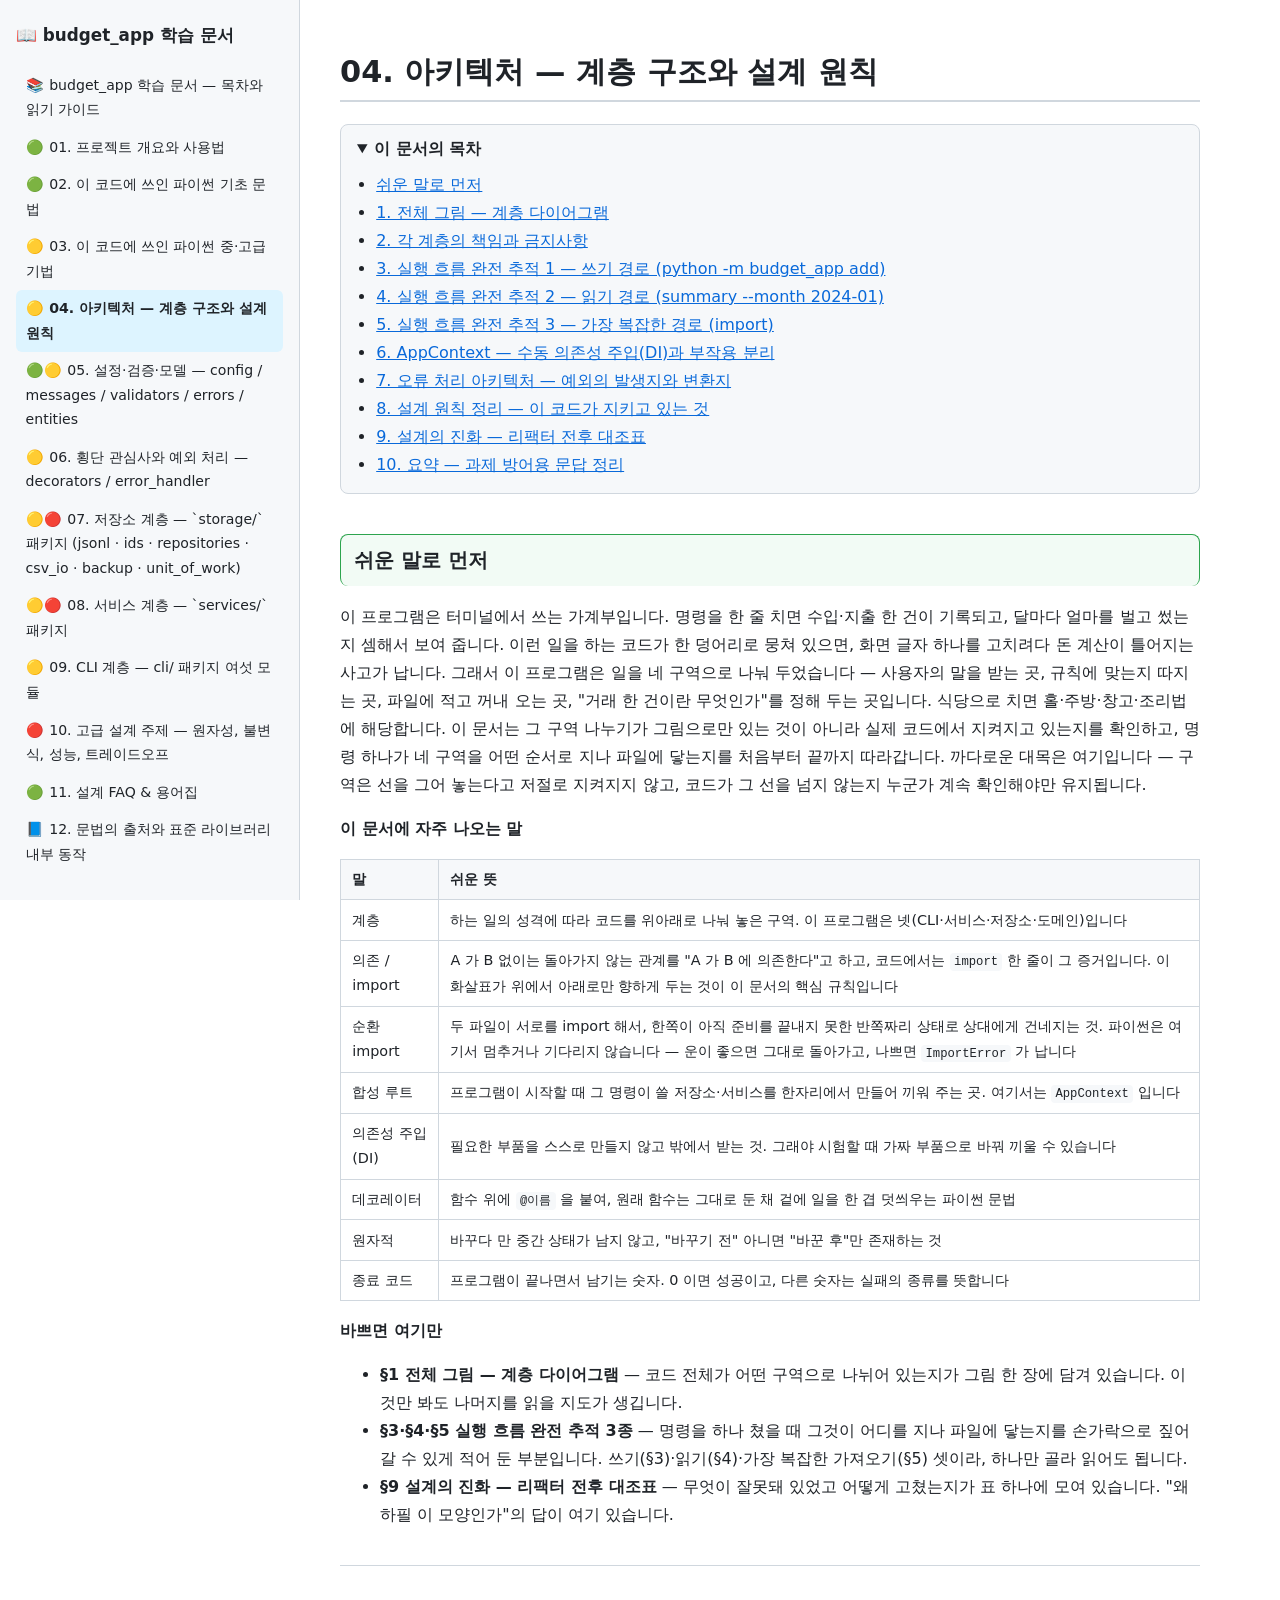
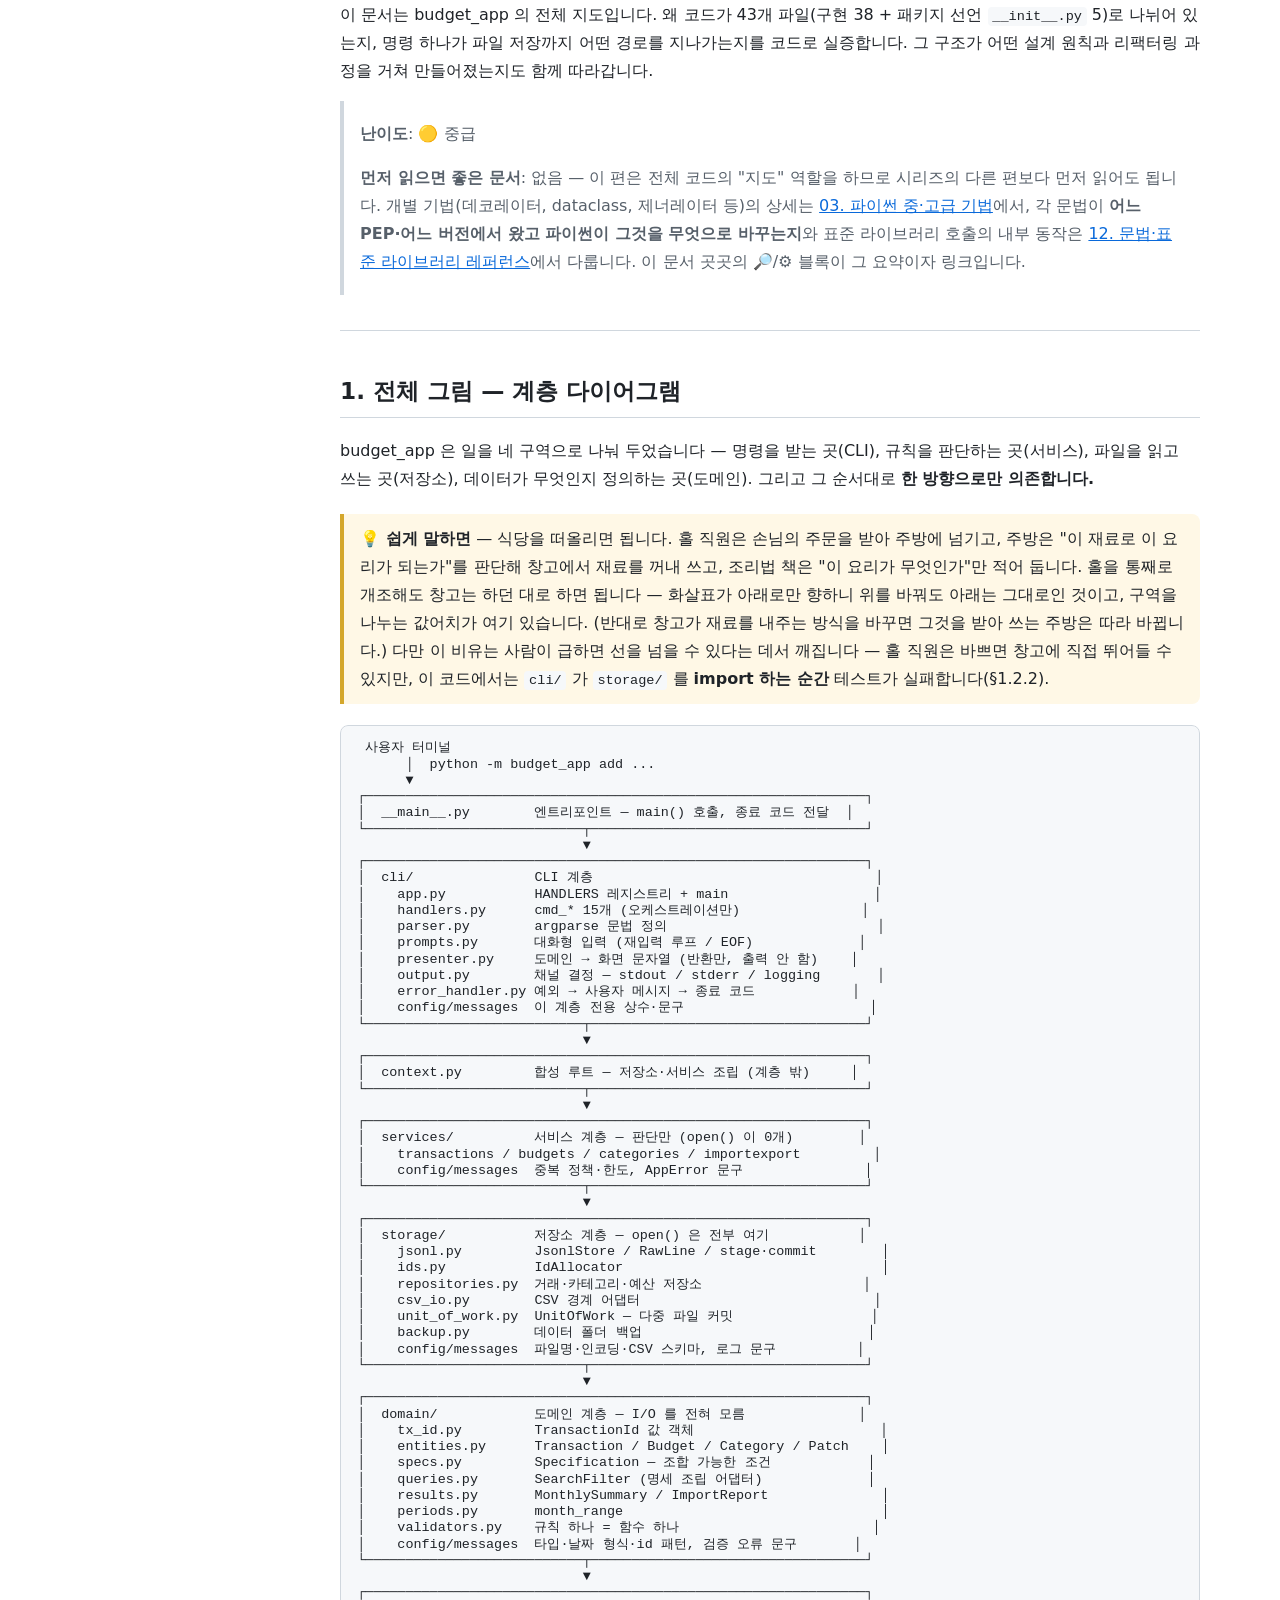
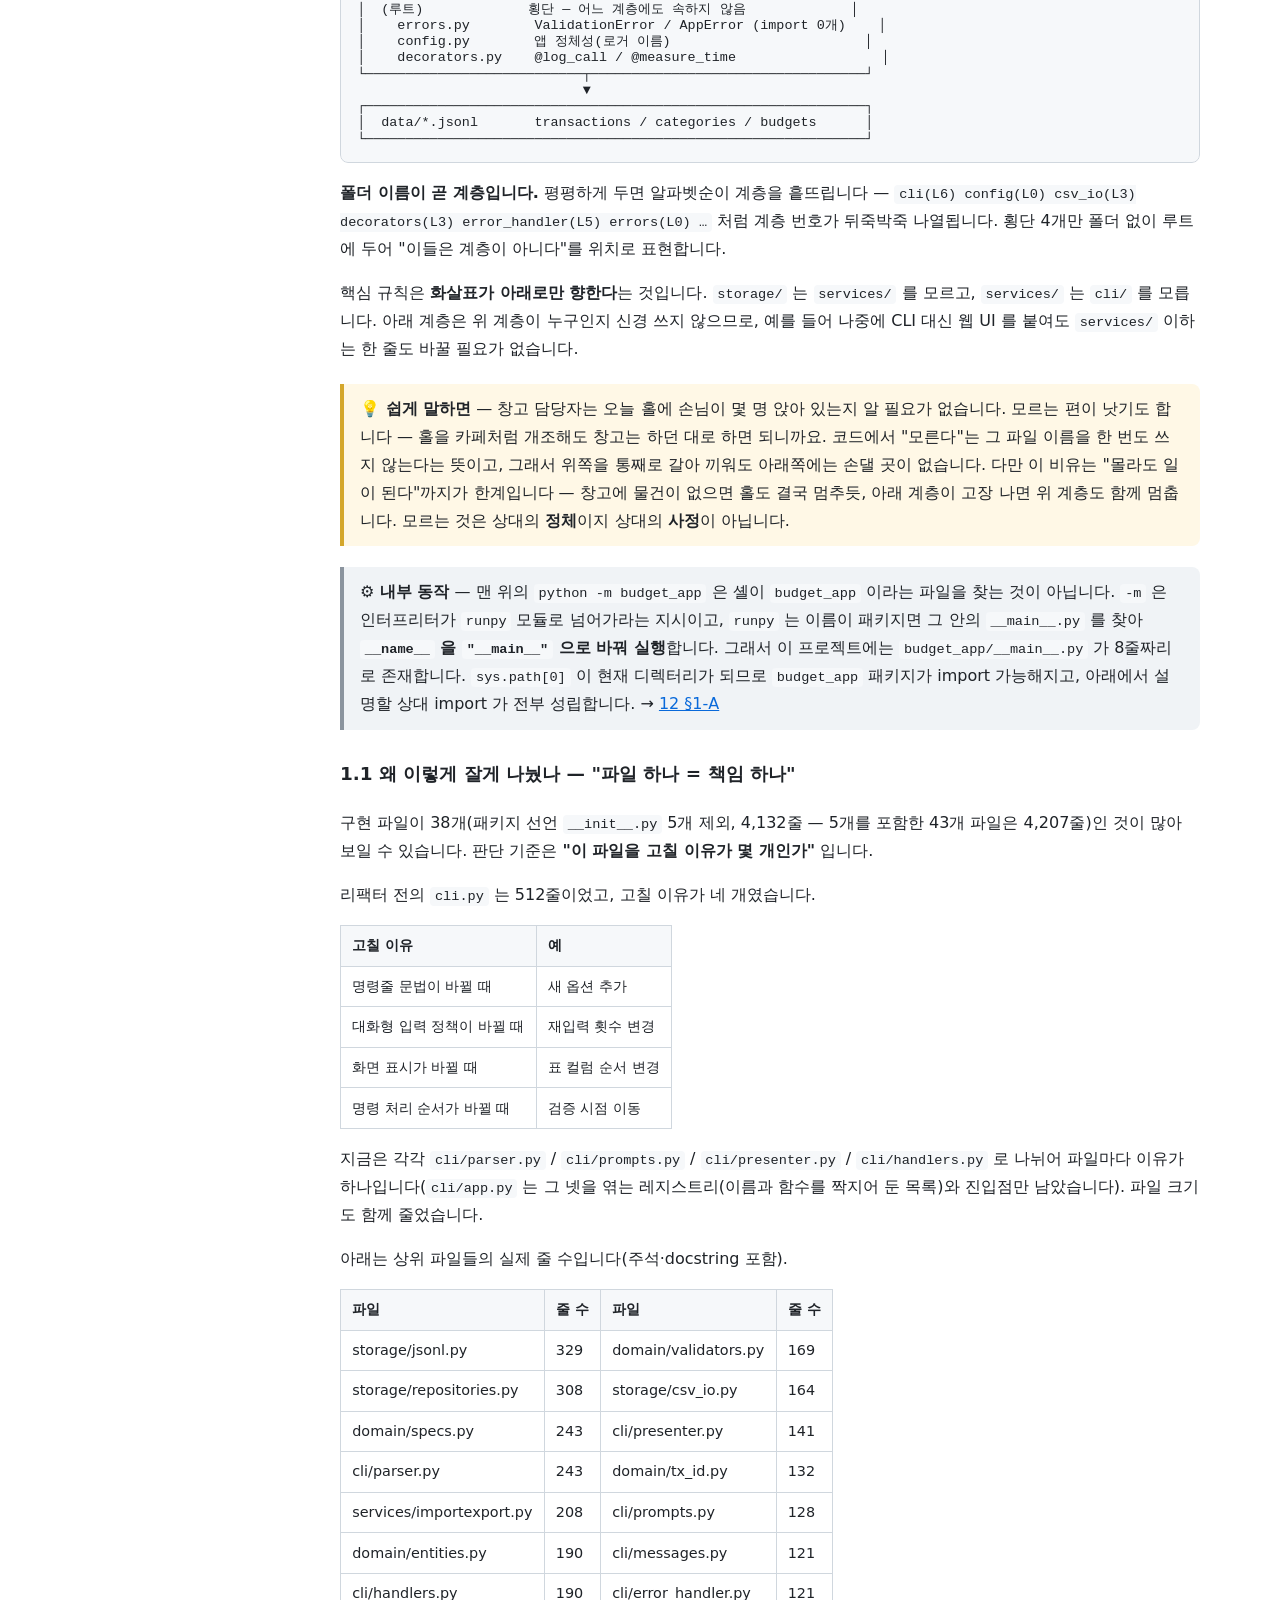
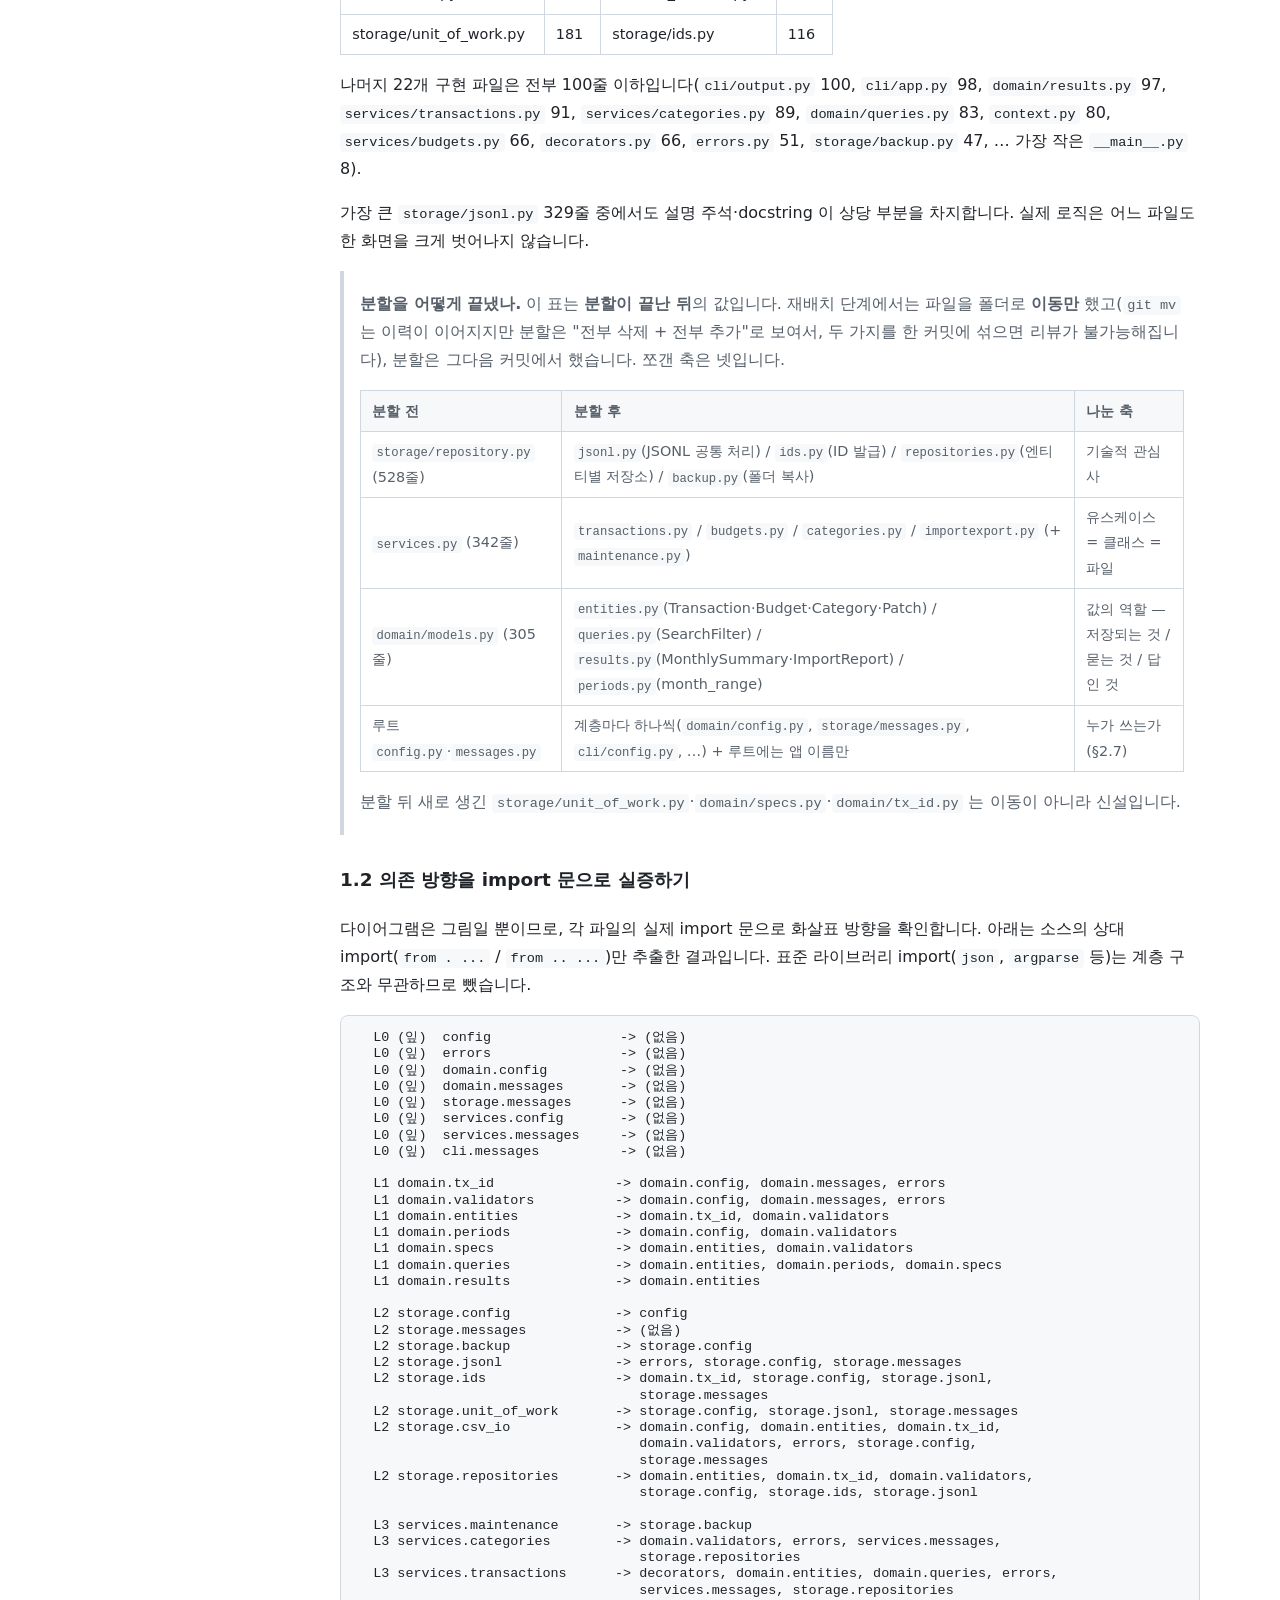
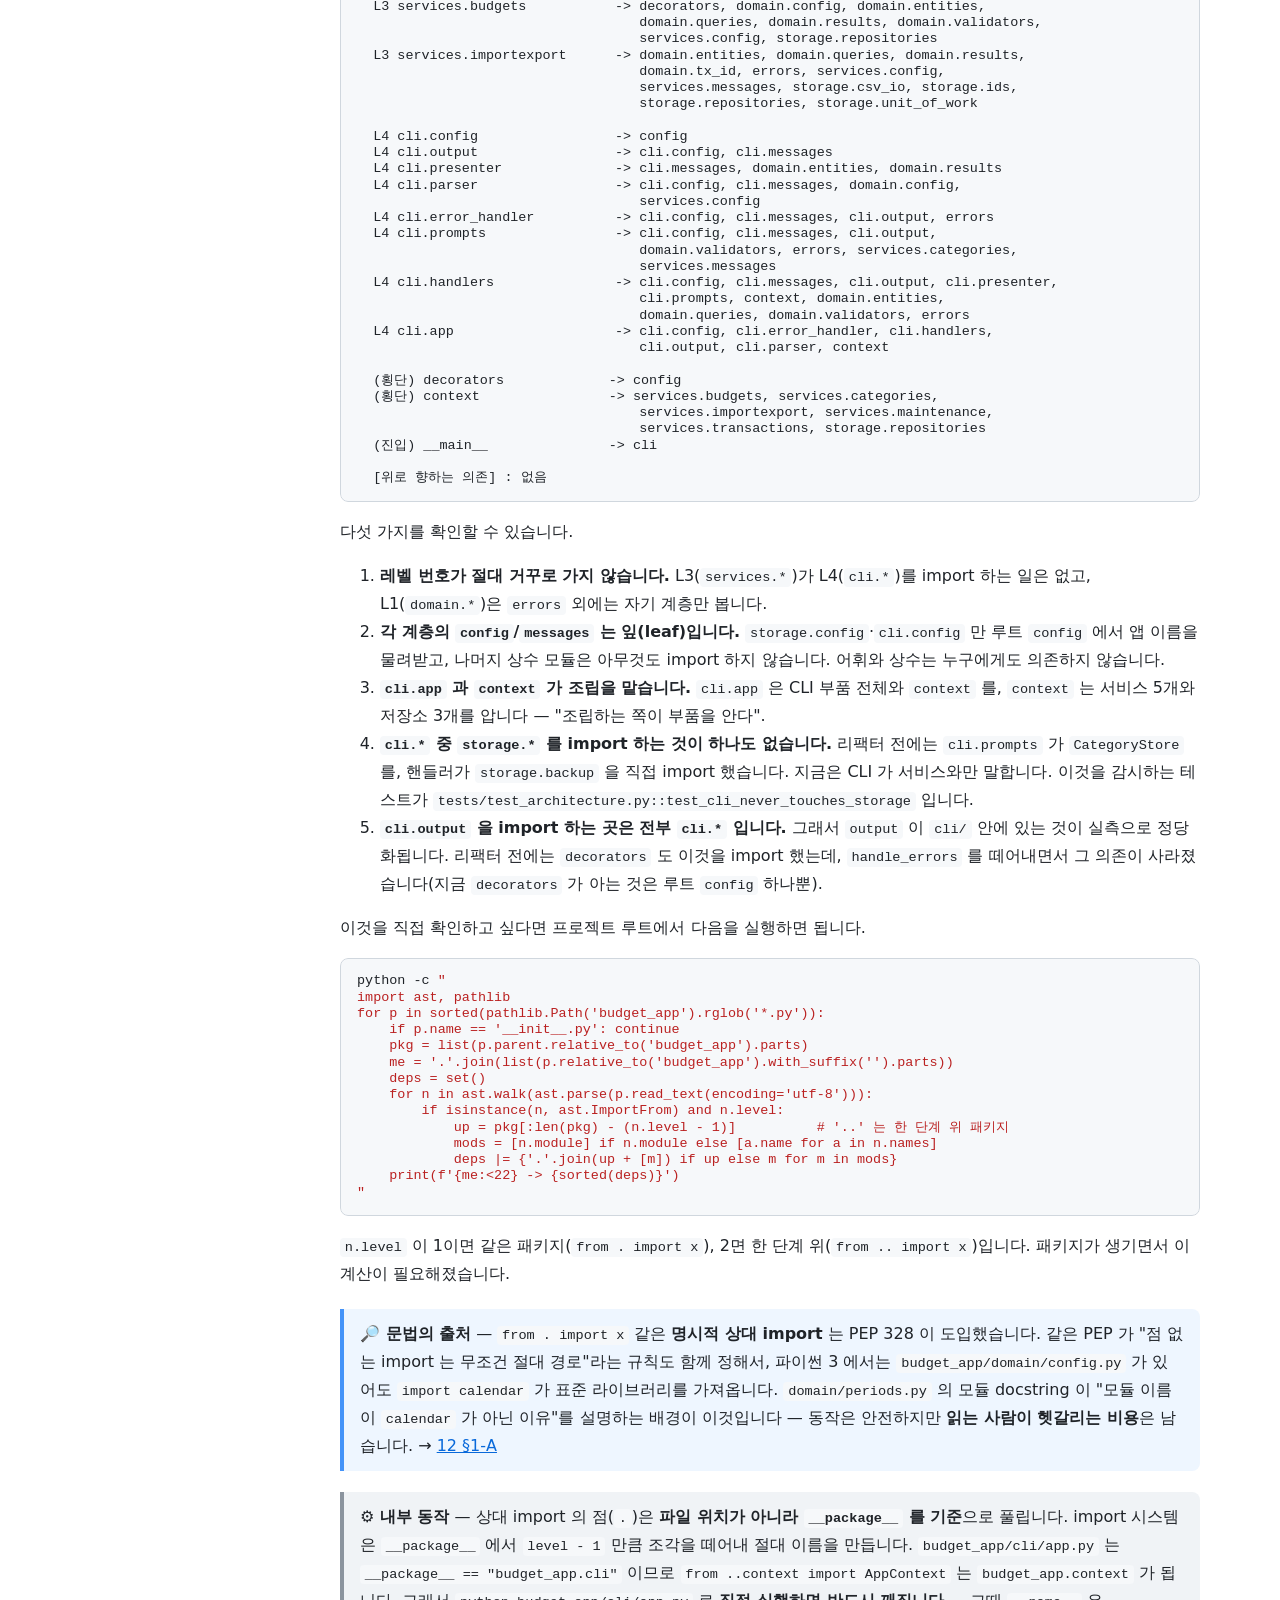
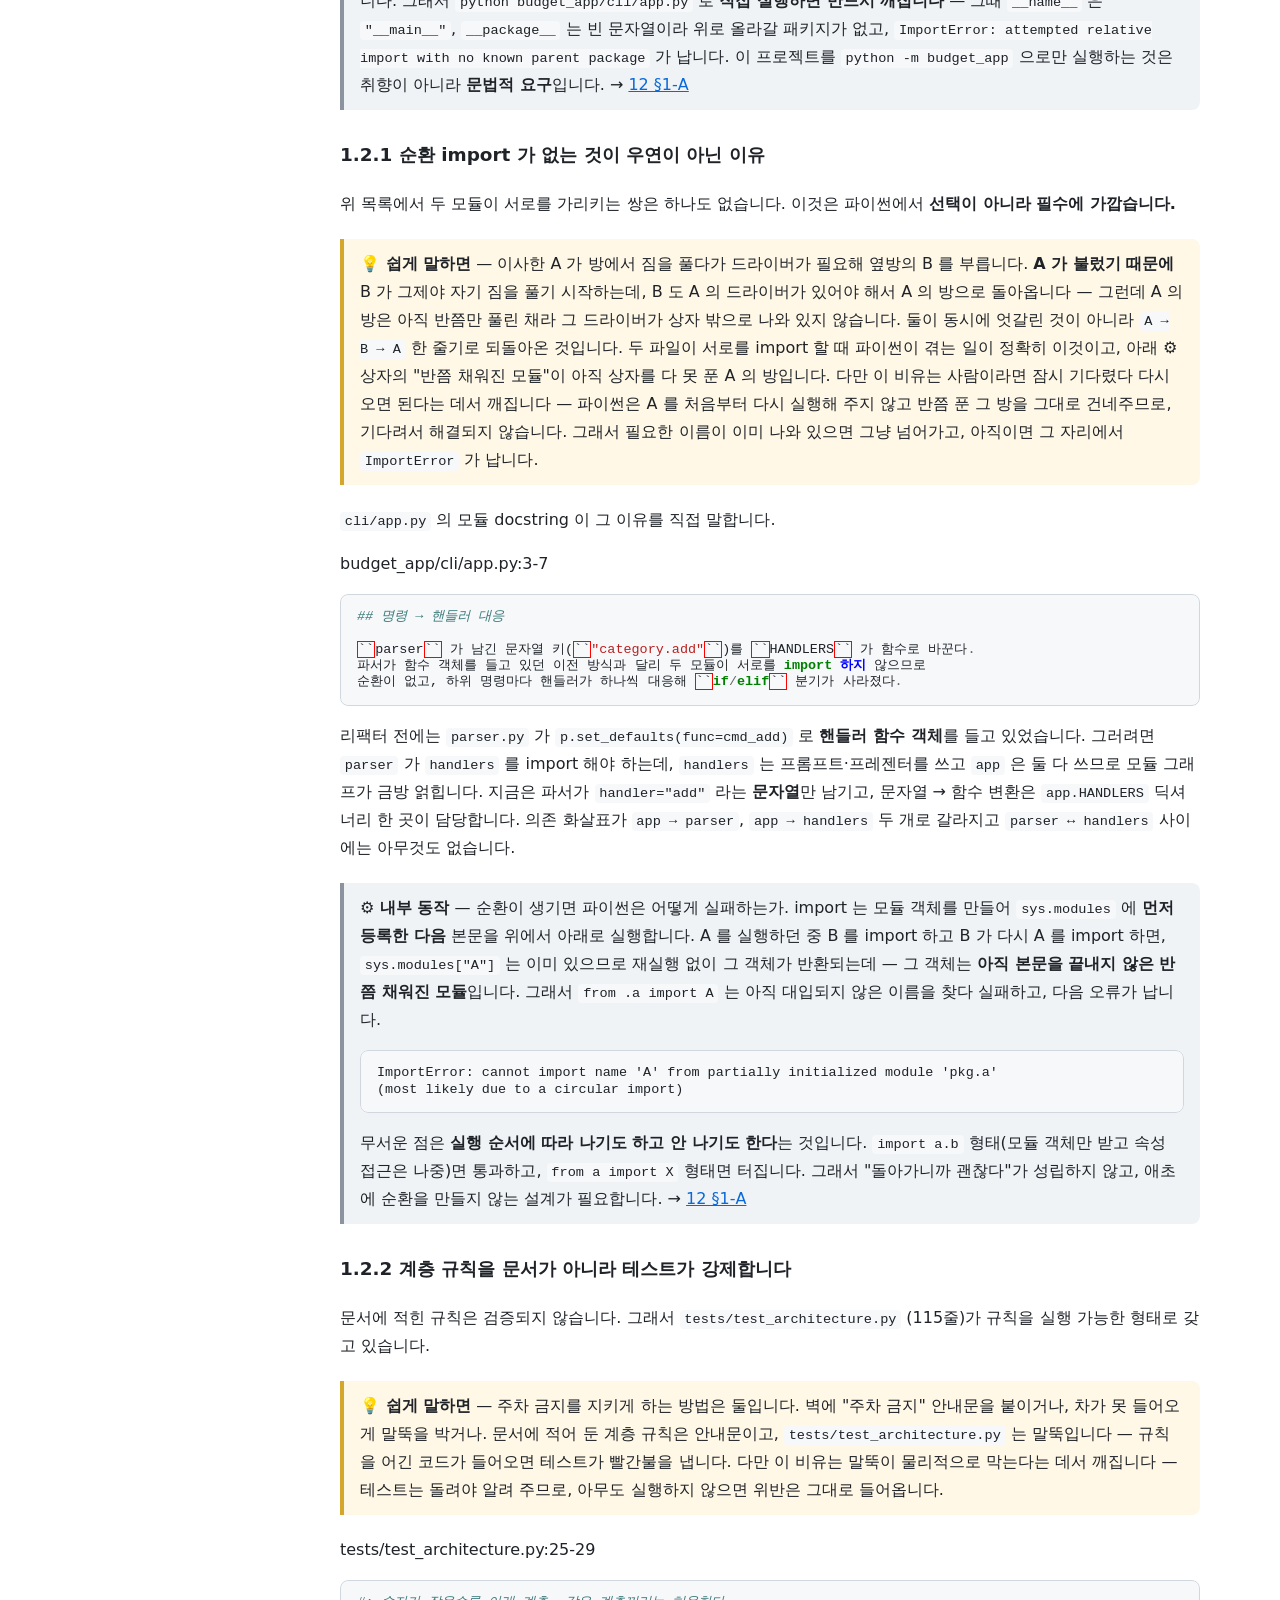
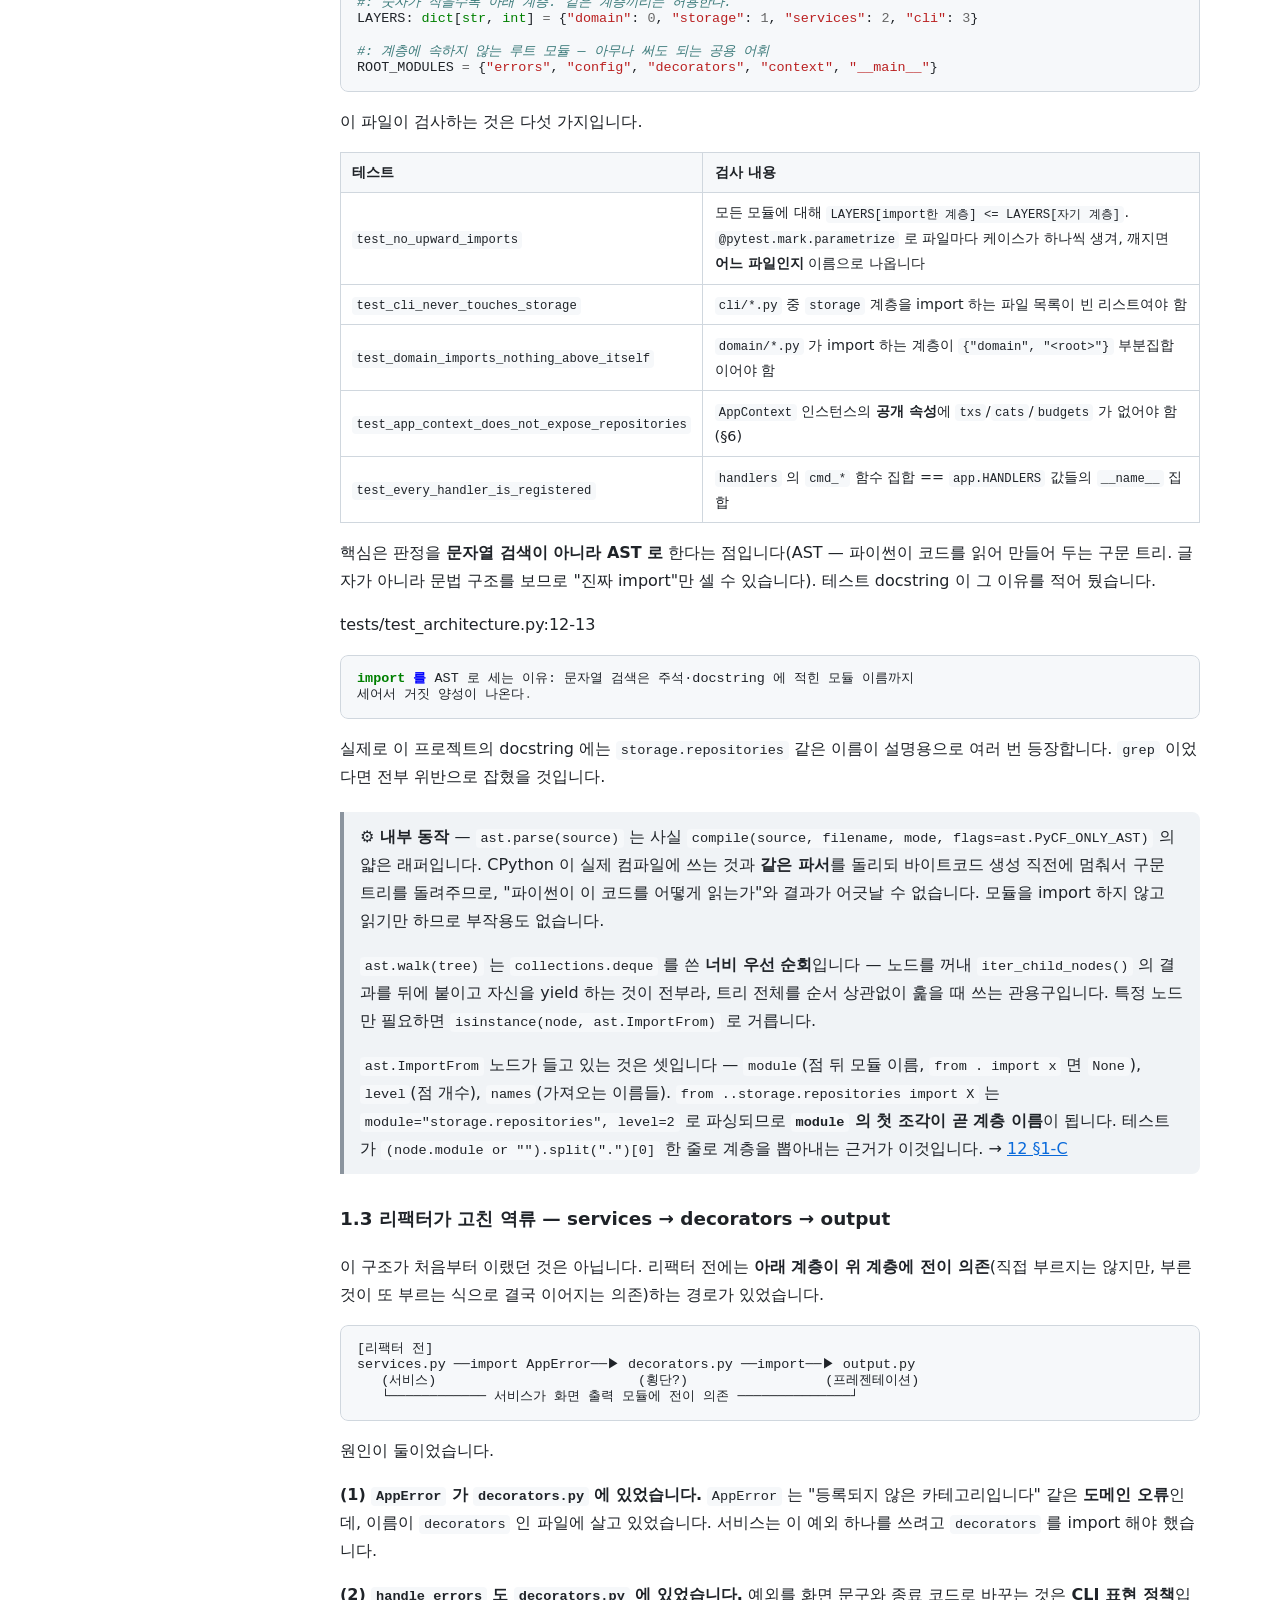
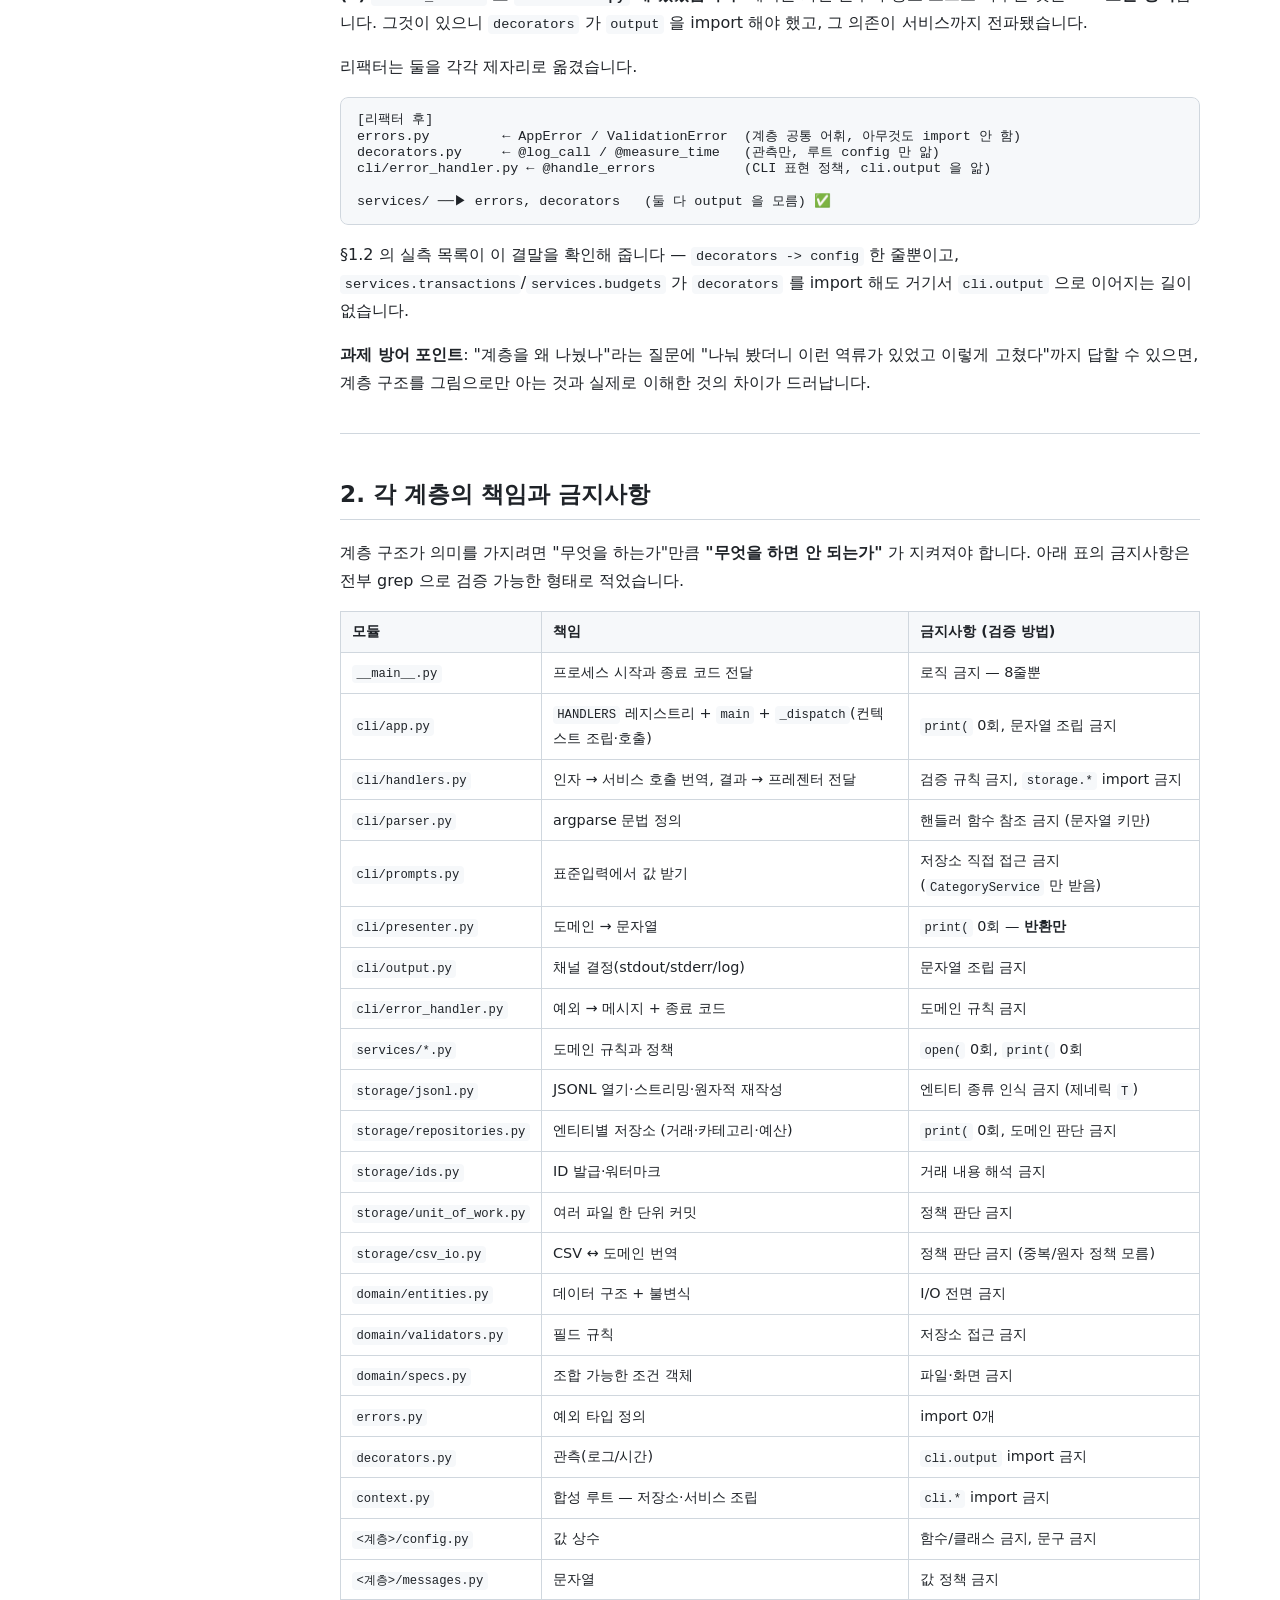
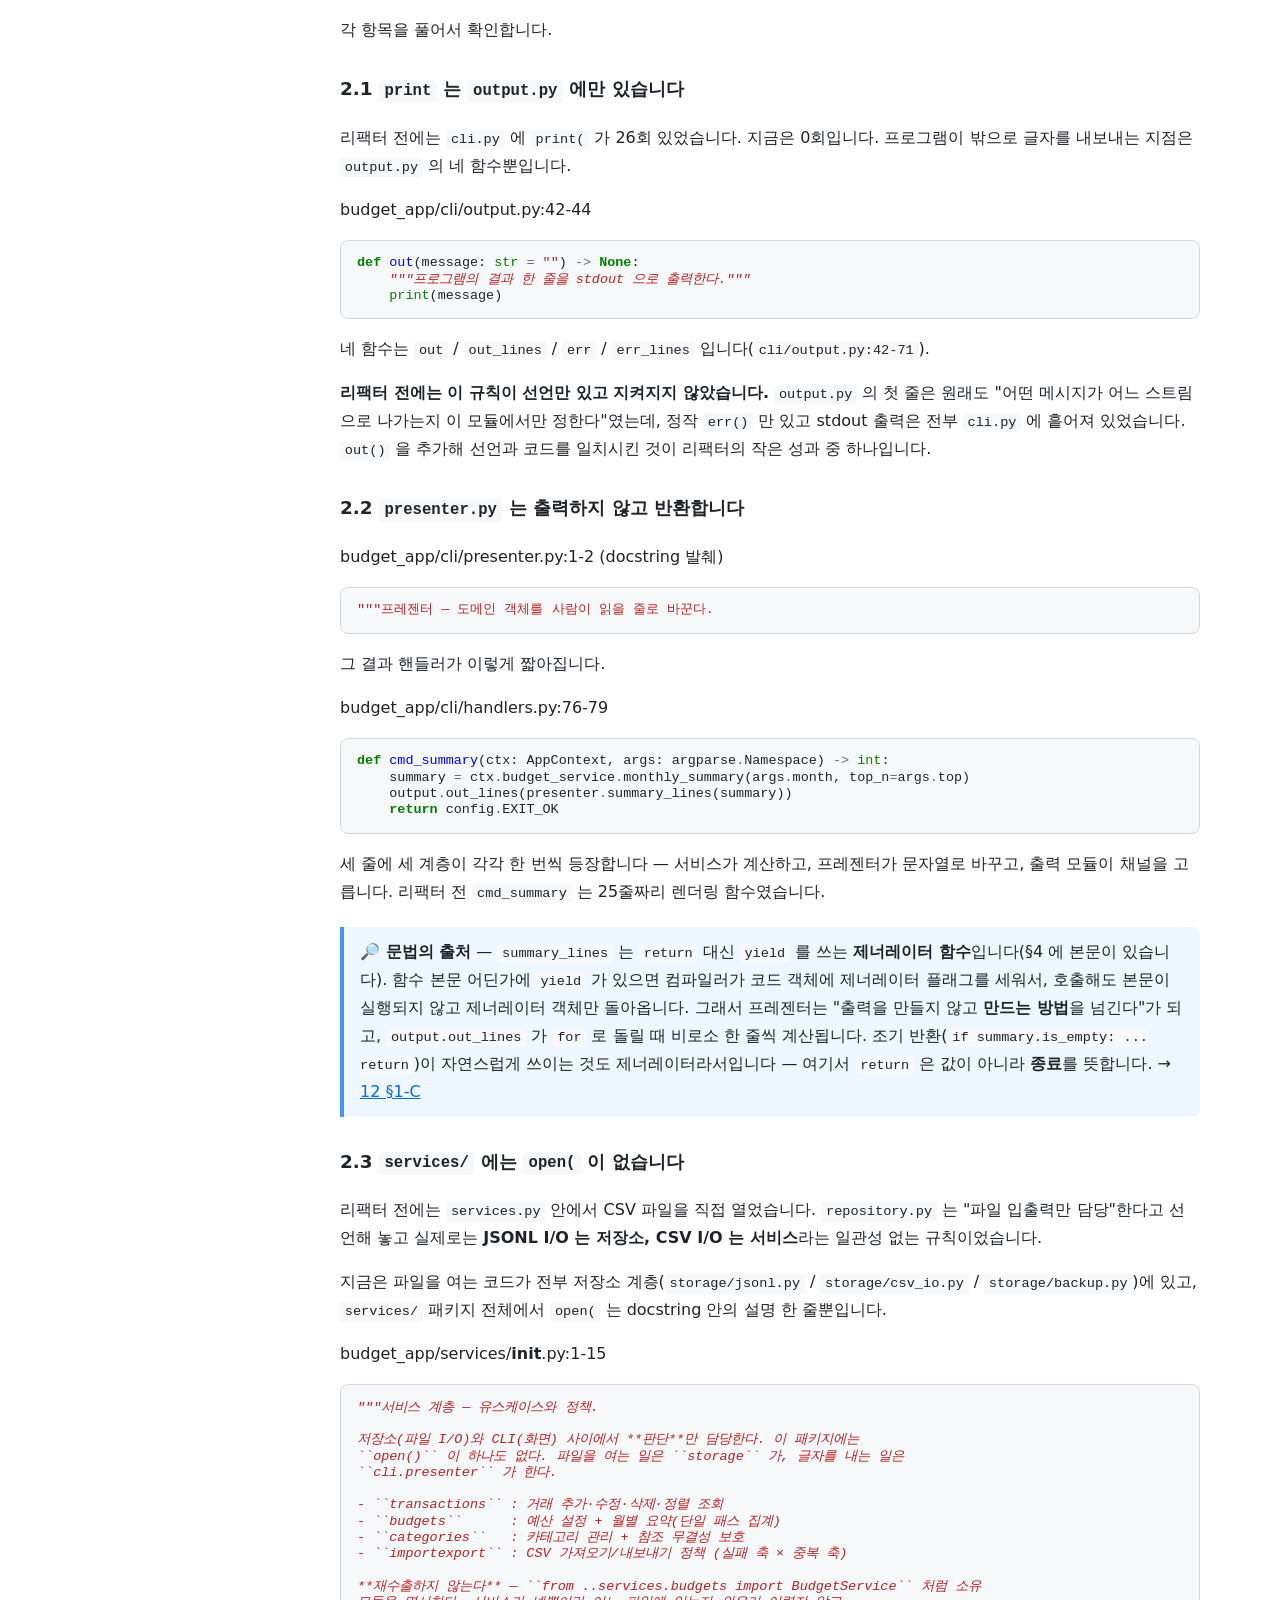
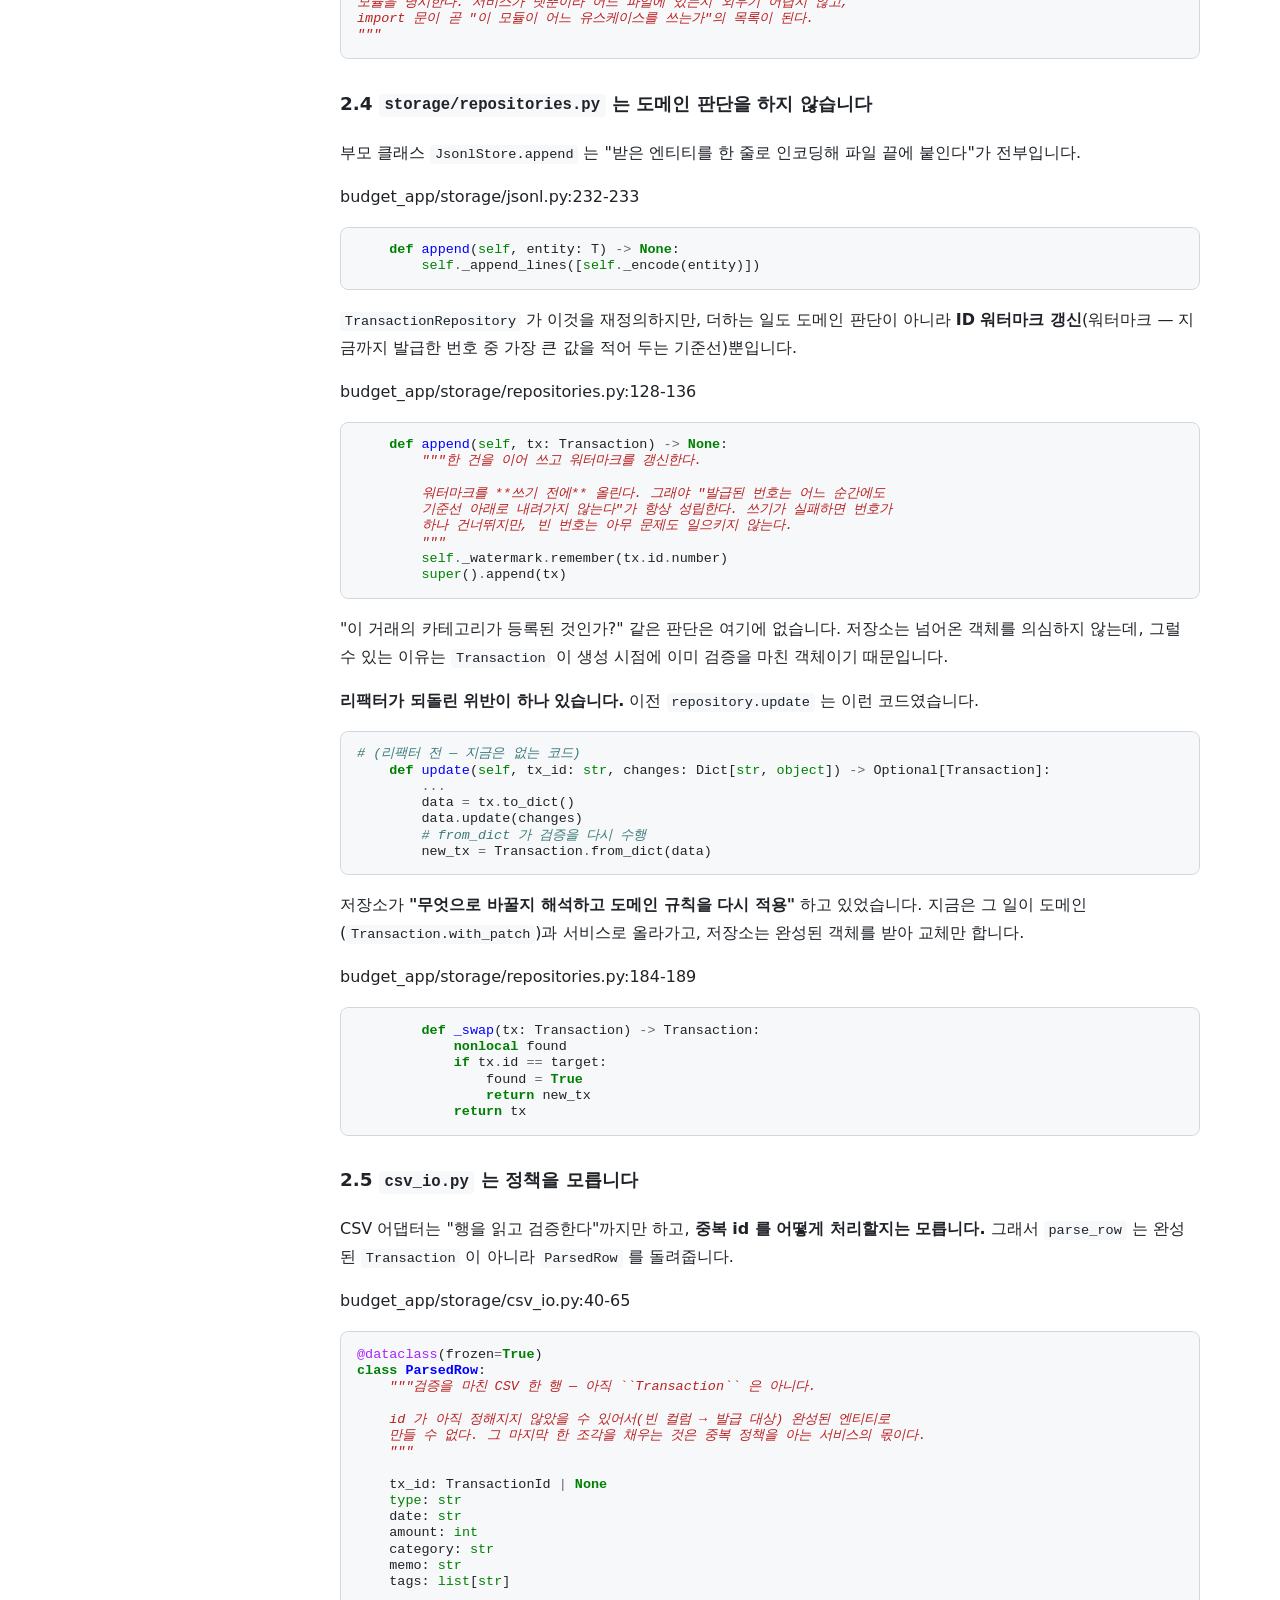
<file: docs/html/04-architecture.html>
<!DOCTYPE html>
<html lang="ko">
<head>
<meta charset="utf-8">
<meta name="viewport" content="width=device-width, initial-scale=1">
<title>04. 아키텍처 — 계층 구조와 설계 원칙 — budget_app 학습 문서</title>
<link rel="stylesheet" href="style.css">
</head>
<body>
<div class="layout">
<nav class="sidebar"><div class="brand"><a href="index.html">📖 budget_app 학습 문서</a></div><details class="nav" open><summary>목차</summary><ul class="navlist"><li><a href="index.html"><span class="badge">📚</span>budget_app 학습 문서 — 목차와 읽기 가이드</a></li><li><a href="01-overview.html"><span class="badge">🟢</span>01. 프로젝트 개요와 사용법</a></li><li><a href="02-python-basics.html"><span class="badge">🟢</span>02. 이 코드에 쓰인 파이썬 기초 문법</a></li><li><a href="03-python-advanced.html"><span class="badge">🟡</span>03. 이 코드에 쓰인 파이썬 중·고급 기법</a></li><li><a href="04-architecture.html" class="current"><span class="badge">🟡</span>04. 아키텍처 — 계층 구조와 설계 원칙</a></li><li><a href="05-config-and-models.html"><span class="badge">🟢🟡</span>05. 설정·검증·모델 — config / messages / validators / errors / entities</a></li><li><a href="06-decorators.html"><span class="badge">🟡</span>06. 횡단 관심사와 예외 처리 — decorators / error_handler</a></li><li><a href="07-repository.html"><span class="badge">🟡🔴</span>07. 저장소 계층 — `storage/` 패키지 (jsonl · ids · repositories · csv_io · backup · unit_of_work)</a></li><li><a href="08-services.html"><span class="badge">🟡🔴</span>08. 서비스 계층 — `services/` 패키지</a></li><li><a href="09-cli.html"><span class="badge">🟡</span>09. CLI 계층 — cli/ 패키지 여섯 모듈</a></li><li><a href="10-advanced-design.html"><span class="badge">🔴</span>10. 고급 설계 주제 — 원자성, 불변식, 성능, 트레이드오프</a></li><li><a href="11-faq-and-glossary.html"><span class="badge">🟢</span>11. 설계 FAQ &amp; 용어집</a></li><li><a href="12-syntax-and-stdlib.html"><span class="badge">📘</span>12. 문법의 출처와 표준 라이브러리 내부 동작</a></li></ul></details></nav>
<main>
<h1 id="04-아키텍처-계층-구조와-설계-원칙">04. 아키텍처 — 계층 구조와 설계 원칙</h1>
<details class="page-toc" open><summary>이 문서의 목차</summary><ul><li><a href="#쉬운-말로-먼저">쉬운 말로 먼저</a></li><li><a href="#1-전체-그림-계층-다이어그램">1. 전체 그림 — 계층 다이어그램</a></li><li><a href="#2-각-계층의-책임과-금지사항">2. 각 계층의 책임과 금지사항</a></li><li><a href="#3-실행-흐름-완전-추적-1-쓰기-경로-python-m-budget_app-add">3. 실행 흐름 완전 추적 1 — 쓰기 경로 (python -m budget_app add)</a></li><li><a href="#4-실행-흐름-완전-추적-2-읽기-경로-summary-month-2024-01">4. 실행 흐름 완전 추적 2 — 읽기 경로 (summary --month 2024-01)</a></li><li><a href="#5-실행-흐름-완전-추적-3-가장-복잡한-경로-import">5. 실행 흐름 완전 추적 3 — 가장 복잡한 경로 (import)</a></li><li><a href="#6-appcontext-수동-의존성-주입di과-부작용-분리">6. AppContext — 수동 의존성 주입(DI)과 부작용 분리</a></li><li><a href="#7-오류-처리-아키텍처-예외의-발생지와-변환지">7. 오류 처리 아키텍처 — 예외의 발생지와 변환지</a></li><li><a href="#8-설계-원칙-정리-이-코드가-지키고-있는-것">8. 설계 원칙 정리 — 이 코드가 지키고 있는 것</a></li><li><a href="#9-설계의-진화-리팩터-전후-대조표">9. 설계의 진화 — 리팩터 전후 대조표</a></li><li><a href="#10-요약-과제-방어용-문답-정리">10. 요약 — 과제 방어용 문답 정리</a></li></ul></details><h2 id="쉬운-말로-먼저">쉬운 말로 먼저</h2>
<p>이 프로그램은 터미널에서 쓰는 가계부입니다. 명령을 한 줄 치면 수입·지출 한 건이 기록되고, 달마다 얼마를 벌고 썼는지 셈해서 보여 줍니다. 이런 일을 하는 코드가 한 덩어리로 뭉쳐 있으면, 화면 글자 하나를 고치려다 돈 계산이 틀어지는 사고가 납니다. 그래서 이 프로그램은 일을 네 구역으로 나눠 두었습니다 — 사용자의 말을 받는 곳, 규칙에 맞는지 따지는 곳, 파일에 적고 꺼내 오는 곳, "거래 한 건이란 무엇인가"를 정해 두는 곳입니다. 식당으로 치면 홀·주방·창고·조리법에 해당합니다. 이 문서는 그 구역 나누기가 그림으로만 있는 것이 아니라 실제 코드에서 지켜지고 있는지를 확인하고, 명령 하나가 네 구역을 어떤 순서로 지나 파일에 닿는지를 처음부터 끝까지 따라갑니다. 까다로운 대목은 여기입니다 — 구역은 선을 그어 놓는다고 저절로 지켜지지 않고, 코드가 그 선을 넘지 않는지 누군가 계속 확인해야만 유지됩니다.</p>
<p><strong>이 문서에 자주 나오는 말</strong></p>
<div class="table-wrap"><table>
<thead>
<tr>
<th>말</th>
<th>쉬운 뜻</th>
</tr>
</thead>
<tbody>
<tr>
<td>계층</td>
<td>하는 일의 성격에 따라 코드를 위아래로 나눠 놓은 구역. 이 프로그램은 넷(CLI·서비스·저장소·도메인)입니다</td>
</tr>
<tr>
<td>의존 / import</td>
<td>A 가 B 없이는 돌아가지 않는 관계를 "A 가 B 에 의존한다"고 하고, 코드에서는 <code>import</code> 한 줄이 그 증거입니다. 이 화살표가 위에서 아래로만 향하게 두는 것이 이 문서의 핵심 규칙입니다</td>
</tr>
<tr>
<td>순환 import</td>
<td>두 파일이 서로를 import 해서, 한쪽이 아직 준비를 끝내지 못한 반쪽짜리 상태로 상대에게 건네지는 것. 파이썬은 여기서 멈추거나 기다리지 않습니다 — 운이 좋으면 그대로 돌아가고, 나쁘면 <code>ImportError</code> 가 납니다</td>
</tr>
<tr>
<td>합성 루트</td>
<td>프로그램이 시작할 때 그 명령이 쓸 저장소·서비스를 한자리에서 만들어 끼워 주는 곳. 여기서는 <code>AppContext</code> 입니다</td>
</tr>
<tr>
<td>의존성 주입(DI)</td>
<td>필요한 부품을 스스로 만들지 않고 밖에서 받는 것. 그래야 시험할 때 가짜 부품으로 바꿔 끼울 수 있습니다</td>
</tr>
<tr>
<td>데코레이터</td>
<td>함수 위에 <code>@이름</code> 을 붙여, 원래 함수는 그대로 둔 채 겉에 일을 한 겹 덧씌우는 파이썬 문법</td>
</tr>
<tr>
<td>원자적</td>
<td>바꾸다 만 중간 상태가 남지 않고, "바꾸기 전" 아니면 "바꾼 후"만 존재하는 것</td>
</tr>
<tr>
<td>종료 코드</td>
<td>프로그램이 끝나면서 남기는 숫자. 0 이면 성공이고, 다른 숫자는 실패의 종류를 뜻합니다</td>
</tr>
</tbody>
</table></div>
<p><strong>바쁘면 여기만</strong></p>
<ul>
<li><strong>§1 전체 그림 — 계층 다이어그램</strong> — 코드 전체가 어떤 구역으로 나뉘어 있는지가 그림 한 장에 담겨 있습니다. 이것만 봐도 나머지를 읽을 지도가 생깁니다.</li>
<li><strong>§3·§4·§5 실행 흐름 완전 추적 3종</strong> — 명령을 하나 쳤을 때 그것이 어디를 지나 파일에 닿는지를 손가락으로 짚어 갈 수 있게 적어 둔 부분입니다. 쓰기(§3)·읽기(§4)·가장 복잡한 가져오기(§5) 셋이라, 하나만 골라 읽어도 됩니다.</li>
<li><strong>§9 설계의 진화 — 리팩터 전후 대조표</strong> — 무엇이 잘못돼 있었고 어떻게 고쳤는지가 표 하나에 모여 있습니다. "왜 하필 이 모양인가"의 답이 여기 있습니다.</li>
</ul>
<hr>
<p>이 문서는 budget_app 의 전체 지도입니다. 왜 코드가 43개 파일(구현 38 + 패키지 선언 <code>__init__.py</code> 5)로 나뉘어 있는지, 명령 하나가 파일 저장까지 어떤 경로를 지나가는지를 코드로 실증합니다. 그 구조가 어떤 설계 원칙과 리팩터링 과정을 거쳐 만들어졌는지도 함께 따라갑니다.</p>
<blockquote>
<p><strong>난이도</strong>: 🟡 중급</p>
<p><strong>먼저 읽으면 좋은 문서</strong>: 없음 — 이 편은 전체 코드의 "지도" 역할을 하므로 시리즈의 다른 편보다 먼저 읽어도 됩니다. 개별 기법(데코레이터, dataclass, 제너레이터 등)의 상세는 <a href="03-python-advanced.html">03. 파이썬 중·고급 기법</a>에서, 각 문법이 <strong>어느 PEP·어느 버전에서 왔고 파이썬이 그것을 무엇으로 바꾸는지</strong>와 표준 라이브러리 호출의 내부 동작은 <a href="12-syntax-and-stdlib.html">12. 문법·표준 라이브러리 레퍼런스</a>에서 다룹니다. 이 문서 곳곳의 🔎/⚙️ 블록이 그 요약이자 링크입니다.</p>
</blockquote>
<hr>
<h2 id="1-전체-그림-계층-다이어그램">1. 전체 그림 — 계층 다이어그램</h2>
<p>budget_app 은 일을 네 구역으로 나눠 두었습니다 — 명령을 받는 곳(CLI), 규칙을 판단하는 곳(서비스), 파일을 읽고 쓰는 곳(저장소), 데이터가 무엇인지 정의하는 곳(도메인). 그리고 그 순서대로 <strong>한 방향으로만 의존합니다.</strong></p>
<blockquote class="callout tip"><p><strong>💡 쉽게 말하면</strong> — 식당을 떠올리면 됩니다. 홀 직원은 손님의 주문을 받아 주방에 넘기고, 주방은 "이 재료로 이 요리가 되는가"를 판단해 창고에서 재료를 꺼내 쓰고, 조리법 책은 "이 요리가 무엇인가"만 적어 둡니다. 홀을 통째로 개조해도 창고는 하던 대로 하면 됩니다 — 화살표가 아래로만 향하니 위를 바꿔도 아래는 그대로인 것이고, 구역을 나누는 값어치가 여기 있습니다. (반대로 창고가 재료를 내주는 방식을 바꾸면 그것을 받아 쓰는 주방은 따라 바뀝니다.)
다만 이 비유는 사람이 급하면 선을 넘을 수 있다는 데서 깨집니다 — 홀 직원은 바쁘면 창고에 직접 뛰어들 수 있지만, 이 코드에서는 <code>cli/</code> 가 <code>storage/</code> 를 <strong>import 하는 순간</strong> 테스트가 실패합니다(§1.2.2).</p>
</blockquote>
<div class="codehilite"><pre><span></span><code> 사용자 터미널
      │  python -m budget_app add ...
      ▼
┌──────────────────────────────────────────────────────────────┐
│  __main__.py        엔트리포인트 — main() 호출, 종료 코드 전달  │
└───────────────────────────┬──────────────────────────────────┘
                            ▼
┌──────────────────────────────────────────────────────────────┐
│  cli/               CLI 계층                                   │
│    app.py           HANDLERS 레지스트리 + main                  │
│    handlers.py      cmd_* 15개 (오케스트레이션만)               │
│    parser.py        argparse 문법 정의                          │
│    prompts.py       대화형 입력 (재입력 루프 / EOF)             │
│    presenter.py     도메인 → 화면 문자열 (반환만, 출력 안 함)    │
│    output.py        채널 결정 — stdout / stderr / logging       │
│    error_handler.py 예외 → 사용자 메시지 → 종료 코드            │
│    config/messages  이 계층 전용 상수·문구                       │
└───────────────────────────┬──────────────────────────────────┘
                            ▼
┌──────────────────────────────────────────────────────────────┐
│  context.py         합성 루트 — 저장소·서비스 조립 (계층 밖)     │
└───────────────────────────┬──────────────────────────────────┘
                            ▼
┌──────────────────────────────────────────────────────────────┐
│  services/          서비스 계층 — 판단만 (open() 이 0개)        │
│    transactions / budgets / categories / importexport         │
│    config/messages  중복 정책·한도, AppError 문구               │
└───────────────────────────┬──────────────────────────────────┘
                            ▼
┌──────────────────────────────────────────────────────────────┐
│  storage/           저장소 계층 — open() 은 전부 여기           │
│    jsonl.py         JsonlStore / RawLine / stage·commit        │
│    ids.py           IdAllocator                                │
│    repositories.py  거래·카테고리·예산 저장소                    │
│    csv_io.py        CSV 경계 어댑터                             │
│    unit_of_work.py  UnitOfWork — 다중 파일 커밋                 │
│    backup.py        데이터 폴더 백업                            │
│    config/messages  파일명·인코딩·CSV 스키마, 로그 문구          │
└───────────────────────────┬──────────────────────────────────┘
                            ▼
┌──────────────────────────────────────────────────────────────┐
│  domain/            도메인 계층 — I/O 를 전혀 모름              │
│    tx_id.py         TransactionId 값 객체                       │
│    entities.py      Transaction / Budget / Category / Patch    │
│    specs.py         Specification — 조합 가능한 조건            │
│    queries.py       SearchFilter (명세 조립 어댑터)             │
│    results.py       MonthlySummary / ImportReport              │
│    periods.py       month_range                                │
│    validators.py    규칙 하나 = 함수 하나                        │
│    config/messages  타입·날짜 형식·id 패턴, 검증 오류 문구       │
└───────────────────────────┬──────────────────────────────────┘
                            ▼
┌──────────────────────────────────────────────────────────────┐
│  (루트)             횡단 — 어느 계층에도 속하지 않음             │
│    errors.py        ValidationError / AppError (import 0개)    │
│    config.py        앱 정체성(로거 이름)                        │
│    decorators.py    @log_call / @measure_time                  │
└───────────────────────────┬──────────────────────────────────┘
                            ▼
┌──────────────────────────────────────────────────────────────┐
│  data/*.jsonl       transactions / categories / budgets      │
└──────────────────────────────────────────────────────────────┘
</code></pre></div>

<p><strong>폴더 이름이 곧 계층입니다.</strong> 평평하게 두면 알파벳순이 계층을 흩뜨립니다 — <code>cli(L6) config(L0) csv_io(L3) decorators(L3) error_handler(L5) errors(L0) …</code> 처럼 계층 번호가 뒤죽박죽 나열됩니다. 횡단 4개만 폴더 없이 루트에 두어 "이들은 계층이 아니다"를 위치로 표현합니다.</p>
<p>핵심 규칙은 <strong>화살표가 아래로만 향한다</strong>는 것입니다. <code>storage/</code> 는 <code>services/</code> 를 모르고, <code>services/</code> 는 <code>cli/</code> 를 모릅니다. 아래 계층은 위 계층이 누구인지 신경 쓰지 않으므로, 예를 들어 나중에 CLI 대신 웹 UI 를 붙여도 <code>services/</code> 이하는 한 줄도 바꿀 필요가 없습니다.</p>
<blockquote class="callout tip"><p><strong>💡 쉽게 말하면</strong> — 창고 담당자는 오늘 홀에 손님이 몇 명 앉아 있는지 알 필요가 없습니다. 모르는 편이 낫기도 합니다 — 홀을 카페처럼 개조해도 창고는 하던 대로 하면 되니까요. 코드에서 "모른다"는 그 파일 이름을 한 번도 쓰지 않는다는 뜻이고, 그래서 위쪽을 통째로 갈아 끼워도 아래쪽에는 손댈 곳이 없습니다.
다만 이 비유는 "몰라도 일이 된다"까지가 한계입니다 — 창고에 물건이 없으면 홀도 결국 멈추듯, 아래 계층이 고장 나면 위 계층도 함께 멈춥니다. 모르는 것은 상대의 <strong>정체</strong>이지 상대의 <strong>사정</strong>이 아닙니다.</p>
</blockquote><blockquote class="callout internals"><p><strong>⚙️ 내부 동작</strong> — 맨 위의 <code>python -m budget_app</code> 은 셸이 <code>budget_app</code> 이라는 파일을 찾는 것이 아닙니다. <code>-m</code> 은 인터프리터가 <code>runpy</code> 모듈로 넘어가라는 지시이고, <code>runpy</code> 는 이름이 패키지면 그 안의 <code>__main__.py</code> 를 찾아 <strong><code>__name__</code> 을 <code>"__main__"</code> 으로 바꿔 실행</strong>합니다. 그래서 이 프로젝트에는 <code>budget_app/__main__.py</code> 가 8줄짜리로 존재합니다. <code>sys.path[0]</code> 이 현재 디렉터리가 되므로 <code>budget_app</code> 패키지가 import 가능해지고, 아래에서 설명할 상대 import 가 전부 성립합니다. → <a href="12-syntax-and-stdlib.html">12 §1-A</a></p>
</blockquote>
<h3 id="11-왜-이렇게-잘게-나눴나-파일-하나-책임-하나">1.1 왜 이렇게 잘게 나눴나 — "파일 하나 = 책임 하나"</h3>
<p>구현 파일이 38개(패키지 선언 <code>__init__.py</code> 5개 제외, 4,132줄 — 5개를 포함한 43개 파일은 4,207줄)인 것이 많아 보일 수 있습니다. 판단 기준은 <strong>"이 파일을 고칠 이유가 몇 개인가"</strong> 입니다.</p>
<p>리팩터 전의 <code>cli.py</code> 는 512줄이었고, 고칠 이유가 네 개였습니다.</p>
<div class="table-wrap"><table>
<thead>
<tr>
<th>고칠 이유</th>
<th>예</th>
</tr>
</thead>
<tbody>
<tr>
<td>명령줄 문법이 바뀔 때</td>
<td>새 옵션 추가</td>
</tr>
<tr>
<td>대화형 입력 정책이 바뀔 때</td>
<td>재입력 횟수 변경</td>
</tr>
<tr>
<td>화면 표시가 바뀔 때</td>
<td>표 컬럼 순서 변경</td>
</tr>
<tr>
<td>명령 처리 순서가 바뀔 때</td>
<td>검증 시점 이동</td>
</tr>
</tbody>
</table></div>
<p>지금은 각각 <code>cli/parser.py</code> / <code>cli/prompts.py</code> / <code>cli/presenter.py</code> / <code>cli/handlers.py</code> 로 나뉘어 파일마다 이유가 하나입니다(<code>cli/app.py</code> 는 그 넷을 엮는 레지스트리(이름과 함수를 짝지어 둔 목록)와 진입점만 남았습니다). 파일 크기도 함께 줄었습니다.</p>
<p>아래는 상위 파일들의 실제 줄 수입니다(주석·docstring 포함).</p>
<div class="table-wrap"><table>
<thead>
<tr>
<th>파일</th>
<th>줄 수</th>
<th>파일</th>
<th>줄 수</th>
</tr>
</thead>
<tbody>
<tr>
<td>storage/jsonl.py</td>
<td>329</td>
<td>domain/validators.py</td>
<td>169</td>
</tr>
<tr>
<td>storage/repositories.py</td>
<td>308</td>
<td>storage/csv_io.py</td>
<td>164</td>
</tr>
<tr>
<td>domain/specs.py</td>
<td>243</td>
<td>cli/presenter.py</td>
<td>141</td>
</tr>
<tr>
<td>cli/parser.py</td>
<td>243</td>
<td>domain/tx_id.py</td>
<td>132</td>
</tr>
<tr>
<td>services/importexport.py</td>
<td>208</td>
<td>cli/prompts.py</td>
<td>128</td>
</tr>
<tr>
<td>domain/entities.py</td>
<td>190</td>
<td>cli/messages.py</td>
<td>121</td>
</tr>
<tr>
<td>cli/handlers.py</td>
<td>190</td>
<td>cli/error_handler.py</td>
<td>121</td>
</tr>
<tr>
<td>storage/unit_of_work.py</td>
<td>181</td>
<td>storage/ids.py</td>
<td>116</td>
</tr>
</tbody>
</table></div>
<p>나머지 22개 구현 파일은 전부 100줄 이하입니다(<code>cli/output.py</code> 100, <code>cli/app.py</code> 98, <code>domain/results.py</code> 97, <code>services/transactions.py</code> 91, <code>services/categories.py</code> 89, <code>domain/queries.py</code> 83, <code>context.py</code> 80, <code>services/budgets.py</code> 66, <code>decorators.py</code> 66, <code>errors.py</code> 51, <code>storage/backup.py</code> 47, … 가장 작은 <code>__main__.py</code> 8).</p>
<p>가장 큰 <code>storage/jsonl.py</code> 329줄 중에서도 설명 주석·docstring 이 상당 부분을 차지합니다. 실제 로직은 어느 파일도 한 화면을 크게 벗어나지 않습니다.</p>
<blockquote>
<p><strong>분할을 어떻게 끝냈나.</strong> 이 표는 <strong>분할이 끝난 뒤</strong>의 값입니다. 재배치 단계에서는 파일을 폴더로 <strong>이동만</strong> 했고(<code>git mv</code> 는 이력이 이어지지만 분할은 "전부 삭제 + 전부 추가"로 보여서, 두 가지를 한 커밋에 섞으면 리뷰가 불가능해집니다), 분할은 그다음 커밋에서 했습니다. 쪼갠 축은 넷입니다.</p>
<div class="table-wrap"><table>
<thead>
<tr>
<th>분할 전</th>
<th>분할 후</th>
<th>나눈 축</th>
</tr>
</thead>
<tbody>
<tr>
<td><code>storage/repository.py</code> (528줄)</td>
<td><code>jsonl.py</code>(JSONL 공통 처리) / <code>ids.py</code>(ID 발급) / <code>repositories.py</code>(엔티티별 저장소) / <code>backup.py</code>(폴더 복사)</td>
<td>기술적 관심사</td>
</tr>
<tr>
<td><code>services.py</code> (342줄)</td>
<td><code>transactions.py</code> / <code>budgets.py</code> / <code>categories.py</code> / <code>importexport.py</code> (+ <code>maintenance.py</code>)</td>
<td>유스케이스 = 클래스 = 파일</td>
</tr>
<tr>
<td><code>domain/models.py</code> (305줄)</td>
<td><code>entities.py</code>(Transaction·Budget·Category·Patch) / <code>queries.py</code>(SearchFilter) / <code>results.py</code>(MonthlySummary·ImportReport) / <code>periods.py</code>(month_range)</td>
<td>값의 역할 — 저장되는 것 / 묻는 것 / 답인 것</td>
</tr>
<tr>
<td>루트 <code>config.py</code>·<code>messages.py</code></td>
<td>계층마다 하나씩(<code>domain/config.py</code>, <code>storage/messages.py</code>, <code>cli/config.py</code>, …) + 루트에는 앱 이름만</td>
<td>누가 쓰는가(§2.7)</td>
</tr>
</tbody>
</table></div>
<p>분할 뒤 새로 생긴 <code>storage/unit_of_work.py</code>·<code>domain/specs.py</code>·<code>domain/tx_id.py</code> 는 이동이 아니라 신설입니다.</p>
</blockquote>
<h3 id="12-의존-방향을-import-문으로-실증하기">1.2 의존 방향을 import 문으로 실증하기</h3>
<p>다이어그램은 그림일 뿐이므로, 각 파일의 실제 import 문으로 화살표 방향을 확인합니다. 아래는 소스의 상대 import(<code>from . ...</code> / <code>from .. ...</code>)만 추출한 결과입니다. 표준 라이브러리 import(<code>json</code>, <code>argparse</code> 등)는 계층 구조와 무관하므로 뺐습니다.</p>
<div class="codehilite"><pre><span></span><code>  L0 (잎)  config                -&gt; (없음)
  L0 (잎)  errors                -&gt; (없음)
  L0 (잎)  domain.config         -&gt; (없음)
  L0 (잎)  domain.messages       -&gt; (없음)
  L0 (잎)  storage.messages      -&gt; (없음)
  L0 (잎)  services.config       -&gt; (없음)
  L0 (잎)  services.messages     -&gt; (없음)
  L0 (잎)  cli.messages          -&gt; (없음)

  L1 domain.tx_id               -&gt; domain.config, domain.messages, errors
  L1 domain.validators          -&gt; domain.config, domain.messages, errors
  L1 domain.entities            -&gt; domain.tx_id, domain.validators
  L1 domain.periods             -&gt; domain.config, domain.validators
  L1 domain.specs               -&gt; domain.entities, domain.validators
  L1 domain.queries             -&gt; domain.entities, domain.periods, domain.specs
  L1 domain.results             -&gt; domain.entities

  L2 storage.config             -&gt; config
  L2 storage.messages           -&gt; (없음)
  L2 storage.backup             -&gt; storage.config
  L2 storage.jsonl              -&gt; errors, storage.config, storage.messages
  L2 storage.ids                -&gt; domain.tx_id, storage.config, storage.jsonl,
                                   storage.messages
  L2 storage.unit_of_work       -&gt; storage.config, storage.jsonl, storage.messages
  L2 storage.csv_io             -&gt; domain.config, domain.entities, domain.tx_id,
                                   domain.validators, errors, storage.config,
                                   storage.messages
  L2 storage.repositories       -&gt; domain.entities, domain.tx_id, domain.validators,
                                   storage.config, storage.ids, storage.jsonl

  L3 services.maintenance       -&gt; storage.backup
  L3 services.categories        -&gt; domain.validators, errors, services.messages,
                                   storage.repositories
  L3 services.transactions      -&gt; decorators, domain.entities, domain.queries, errors,
                                   services.messages, storage.repositories
  L3 services.budgets           -&gt; decorators, domain.config, domain.entities,
                                   domain.queries, domain.results, domain.validators,
                                   services.config, storage.repositories
  L3 services.importexport      -&gt; domain.entities, domain.queries, domain.results,
                                   domain.tx_id, errors, services.config,
                                   services.messages, storage.csv_io, storage.ids,
                                   storage.repositories, storage.unit_of_work

  L4 cli.config                 -&gt; config
  L4 cli.output                 -&gt; cli.config, cli.messages
  L4 cli.presenter              -&gt; cli.messages, domain.entities, domain.results
  L4 cli.parser                 -&gt; cli.config, cli.messages, domain.config,
                                   services.config
  L4 cli.error_handler          -&gt; cli.config, cli.messages, cli.output, errors
  L4 cli.prompts                -&gt; cli.config, cli.messages, cli.output,
                                   domain.validators, errors, services.categories,
                                   services.messages
  L4 cli.handlers               -&gt; cli.config, cli.messages, cli.output, cli.presenter,
                                   cli.prompts, context, domain.entities,
                                   domain.queries, domain.validators, errors
  L4 cli.app                    -&gt; cli.config, cli.error_handler, cli.handlers,
                                   cli.output, cli.parser, context

  (횡단) decorators             -&gt; config
  (횡단) context                -&gt; services.budgets, services.categories,
                                   services.importexport, services.maintenance,
                                   services.transactions, storage.repositories
  (진입) __main__               -&gt; cli

  [위로 향하는 의존] : 없음
</code></pre></div>

<p>다섯 가지를 확인할 수 있습니다.</p>
<ol>
<li><strong>레벨 번호가 절대 거꾸로 가지 않습니다.</strong> L3(<code>services.*</code>)가 L4(<code>cli.*</code>)를 import 하는 일은 없고, L1(<code>domain.*</code>)은 <code>errors</code> 외에는 자기 계층만 봅니다.</li>
<li><strong>각 계층의 <code>config</code>/<code>messages</code> 는 잎(leaf)입니다.</strong> <code>storage.config</code>·<code>cli.config</code> 만 루트 <code>config</code> 에서 앱 이름을 물려받고, 나머지 상수 모듈은 아무것도 import 하지 않습니다. 어휘와 상수는 누구에게도 의존하지 않습니다.</li>
<li><strong><code>cli.app</code> 과 <code>context</code> 가 조립을 맡습니다.</strong> <code>cli.app</code> 은 CLI 부품 전체와 <code>context</code> 를, <code>context</code> 는 서비스 5개와 저장소 3개를 압니다 — "조립하는 쪽이 부품을 안다".</li>
<li><strong><code>cli.*</code> 중 <code>storage.*</code> 를 import 하는 것이 하나도 없습니다.</strong> 리팩터 전에는 <code>cli.prompts</code> 가 <code>CategoryStore</code> 를, 핸들러가 <code>storage.backup</code> 을 직접 import 했습니다. 지금은 CLI 가 서비스와만 말합니다. 이것을 감시하는 테스트가 <code>tests/test_architecture.py::test_cli_never_touches_storage</code> 입니다.</li>
<li><strong><code>cli.output</code> 을 import 하는 곳은 전부 <code>cli.*</code> 입니다.</strong> 그래서 <code>output</code> 이 <code>cli/</code> 안에 있는 것이 실측으로 정당화됩니다. 리팩터 전에는 <code>decorators</code> 도 이것을 import 했는데, <code>handle_errors</code> 를 떼어내면서 그 의존이 사라졌습니다(지금 <code>decorators</code> 가 아는 것은 루트 <code>config</code> 하나뿐).</li>
</ol>
<p>이것을 직접 확인하고 싶다면 프로젝트 루트에서 다음을 실행하면 됩니다.</p>
<div class="codehilite"><pre><span></span><code>python<span class="w"> </span>-c<span class="w"> </span><span class="s2">"</span>
<span class="s2">import ast, pathlib</span>
<span class="s2">for p in sorted(pathlib.Path('budget_app').rglob('*.py')):</span>
<span class="s2">    if p.name == '__init__.py': continue</span>
<span class="s2">    pkg = list(p.parent.relative_to('budget_app').parts)</span>
<span class="s2">    me = '.'.join(list(p.relative_to('budget_app').with_suffix('').parts))</span>
<span class="s2">    deps = set()</span>
<span class="s2">    for n in ast.walk(ast.parse(p.read_text(encoding='utf-8'))):</span>
<span class="s2">        if isinstance(n, ast.ImportFrom) and n.level:</span>
<span class="s2">            up = pkg[:len(pkg) - (n.level - 1)]          # '..' 는 한 단계 위 패키지</span>
<span class="s2">            mods = [n.module] if n.module else [a.name for a in n.names]</span>
<span class="s2">            deps |= {'.'.join(up + [m]) if up else m for m in mods}</span>
<span class="s2">    print(f'{me:&lt;22} -&gt; {sorted(deps)}')</span>
<span class="s2">"</span>
</code></pre></div>

<p><code>n.level</code> 이 1이면 같은 패키지(<code>from . import x</code>), 2면 한 단계 위(<code>from .. import x</code>)입니다. 패키지가 생기면서 이 계산이 필요해졌습니다.</p>
<blockquote class="callout origin"><p><strong>🔎 문법의 출처</strong> — <code>from . import x</code> 같은 <strong>명시적 상대 import</strong> 는 PEP 328 이 도입했습니다. 같은 PEP 가 "점 없는 import 는 무조건 절대 경로"라는 규칙도 함께 정해서, 파이썬 3 에서는 <code>budget_app/domain/config.py</code> 가 있어도 <code>import calendar</code> 가 표준 라이브러리를 가져옵니다. <code>domain/periods.py</code> 의 모듈 docstring 이 "모듈 이름이 <code>calendar</code> 가 아닌 이유"를 설명하는 배경이 이것입니다 — 동작은 안전하지만 <strong>읽는 사람이 헷갈리는 비용</strong>은 남습니다. → <a href="12-syntax-and-stdlib.html">12 §1-A</a></p>
</blockquote><blockquote class="callout internals"><p><strong>⚙️ 내부 동작</strong> — 상대 import 의 점(<code>.</code>)은 <strong>파일 위치가 아니라 <code>__package__</code> 를 기준</strong>으로 풀립니다. import 시스템은 <code>__package__</code> 에서 <code>level - 1</code> 만큼 조각을 떼어내 절대 이름을 만듭니다. <code>budget_app/cli/app.py</code> 는 <code>__package__ == "budget_app.cli"</code> 이므로 <code>from ..context import AppContext</code> 는 <code>budget_app.context</code> 가 됩니다. 그래서 <code>python budget_app/cli/app.py</code> 로 <strong>직접 실행하면 반드시 깨집니다</strong> — 그때 <code>__name__</code> 은 <code>"__main__"</code>, <code>__package__</code> 는 빈 문자열이라 위로 올라갈 패키지가 없고, <code>ImportError: attempted relative import with no known parent package</code> 가 납니다. 이 프로젝트를 <code>python -m budget_app</code> 으로만 실행하는 것은 취향이 아니라 <strong>문법적 요구</strong>입니다. → <a href="12-syntax-and-stdlib.html">12 §1-A</a></p>
</blockquote>
<h3 id="121-순환-import-가-없는-것이-우연이-아닌-이유">1.2.1 순환 import 가 없는 것이 우연이 아닌 이유</h3>
<p>위 목록에서 두 모듈이 서로를 가리키는 쌍은 하나도 없습니다. 이것은 파이썬에서 <strong>선택이 아니라 필수에 가깝습니다.</strong></p>
<blockquote class="callout tip"><p><strong>💡 쉽게 말하면</strong> — 이사한 A 가 방에서 짐을 풀다가 드라이버가 필요해 옆방의 B 를 부릅니다. <strong>A 가 불렀기 때문에</strong> B 가 그제야 자기 짐을 풀기 시작하는데, B 도 A 의 드라이버가 있어야 해서 A 의 방으로 돌아옵니다 — 그런데 A 의 방은 아직 반쯤만 풀린 채라 그 드라이버가 상자 밖으로 나와 있지 않습니다. 둘이 동시에 엇갈린 것이 아니라 <code>A → B → A</code> 한 줄기로 되돌아온 것입니다. 두 파일이 서로를 import 할 때 파이썬이 겪는 일이 정확히 이것이고, 아래 ⚙️ 상자의 "반쯤 채워진 모듈"이 아직 상자를 다 못 푼 A 의 방입니다.
다만 이 비유는 사람이라면 잠시 기다렸다 다시 오면 된다는 데서 깨집니다 — 파이썬은 A 를 처음부터 다시 실행해 주지 않고 반쯤 푼 그 방을 그대로 건네주므로, 기다려서 해결되지 않습니다. 그래서 필요한 이름이 이미 나와 있으면 그냥 넘어가고, 아직이면 그 자리에서 <code>ImportError</code> 가 납니다.</p>
</blockquote>
<p><code>cli/app.py</code> 의 모듈 docstring 이 그 이유를 직접 말합니다.</p>
<p>budget_app/cli/app.py:3-7</p>
<div class="codehilite"><pre><span></span><code><span class="c1">## 명령 → 핸들러 대응</span>

<span class="err">``</span><span class="n">parser</span><span class="err">``</span> <span class="n">가</span> <span class="n">남긴</span> <span class="n">문자열</span> <span class="n">키</span><span class="p">(</span><span class="err">``</span><span class="s2">"category.add"</span><span class="err">``</span><span class="p">)</span><span class="n">를</span> <span class="err">``</span><span class="n">HANDLERS</span><span class="err">``</span> <span class="n">가</span> <span class="n">함수로</span> <span class="n">바꾼다</span><span class="o">.</span>
<span class="n">파서가</span> <span class="n">함수</span> <span class="n">객체를</span> <span class="n">들고</span> <span class="n">있던</span> <span class="n">이전</span> <span class="n">방식과</span> <span class="n">달리</span> <span class="n">두</span> <span class="n">모듈이</span> <span class="n">서로를</span> <span class="kn">import</span><span class="w"> </span><span class="nn">하지</span> <span class="n">않으므로</span>
<span class="n">순환이</span> <span class="n">없고</span><span class="p">,</span> <span class="n">하위</span> <span class="n">명령마다</span> <span class="n">핸들러가</span> <span class="n">하나씩</span> <span class="n">대응해</span> <span class="err">``</span><span class="k">if</span><span class="o">/</span><span class="k">elif</span><span class="err">``</span> <span class="n">분기가</span> <span class="n">사라졌다</span><span class="o">.</span>
</code></pre></div>

<p>리팩터 전에는 <code>parser.py</code> 가 <code>p.set_defaults(func=cmd_add)</code> 로 <strong>핸들러 함수 객체</strong>를 들고 있었습니다. 그러려면 <code>parser</code> 가 <code>handlers</code> 를 import 해야 하는데, <code>handlers</code> 는 프롬프트·프레젠터를 쓰고 <code>app</code> 은 둘 다 쓰므로 모듈 그래프가 금방 얽힙니다. 지금은 파서가 <code>handler="add"</code> 라는 <strong>문자열</strong>만 남기고, 문자열 → 함수 변환은 <code>app.HANDLERS</code> 딕셔너리 한 곳이 담당합니다. 의존 화살표가 <code>app → parser</code>, <code>app → handlers</code> 두 개로 갈라지고 <code>parser ↔ handlers</code> 사이에는 아무것도 없습니다.</p>
<blockquote class="callout internals"><p><strong>⚙️ 내부 동작</strong> — 순환이 생기면 파이썬은 어떻게 실패하는가. import 는 모듈 객체를 만들어 <code>sys.modules</code> 에 <strong>먼저 등록한 다음</strong> 본문을 위에서 아래로 실행합니다. A 를 실행하던 중 B 를 import 하고 B 가 다시 A 를 import 하면, <code>sys.modules["A"]</code> 는 이미 있으므로 재실행 없이 그 객체가 반환되는데 — 그 객체는 <strong>아직 본문을 끝내지 않은 반쯤 채워진 모듈</strong>입니다. 그래서 <code>from .a import A</code> 는 아직 대입되지 않은 이름을 찾다 실패하고, 다음 오류가 납니다.</p>
<div class="codehilite"><pre><span></span><code>ImportError: cannot import name 'A' from partially initialized module 'pkg.a'
(most likely due to a circular import)
</code></pre></div>

<p>무서운 점은 <strong>실행 순서에 따라 나기도 하고 안 나기도 한다</strong>는 것입니다. <code>import a.b</code> 형태(모듈 객체만 받고 속성 접근은 나중)면 통과하고, <code>from a import X</code> 형태면 터집니다. 그래서 "돌아가니까 괜찮다"가 성립하지 않고, 애초에 순환을 만들지 않는 설계가 필요합니다. → <a href="12-syntax-and-stdlib.html">12 §1-A</a></p>
</blockquote>
<h3 id="122-계층-규칙을-문서가-아니라-테스트가-강제합니다">1.2.2 계층 규칙을 문서가 아니라 <strong>테스트가</strong> 강제합니다</h3>
<p>문서에 적힌 규칙은 검증되지 않습니다. 그래서 <code>tests/test_architecture.py</code> (115줄)가 규칙을 실행 가능한 형태로 갖고 있습니다.</p>
<blockquote class="callout tip"><p><strong>💡 쉽게 말하면</strong> — 주차 금지를 지키게 하는 방법은 둘입니다. 벽에 "주차 금지" 안내문을 붙이거나, 차가 못 들어오게 말뚝을 박거나. 문서에 적어 둔 계층 규칙은 안내문이고, <code>tests/test_architecture.py</code> 는 말뚝입니다 — 규칙을 어긴 코드가 들어오면 테스트가 빨간불을 냅니다.
다만 이 비유는 말뚝이 물리적으로 막는다는 데서 깨집니다 — 테스트는 돌려야 알려 주므로, 아무도 실행하지 않으면 위반은 그대로 들어옵니다.</p>
</blockquote>
<p>tests/test_architecture.py:25-29</p>
<div class="codehilite"><pre><span></span><code><span class="c1">#: 숫자가 작을수록 아래 계층. 같은 계층끼리는 허용한다.</span>
<span class="n">LAYERS</span><span class="p">:</span> <span class="nb">dict</span><span class="p">[</span><span class="nb">str</span><span class="p">,</span> <span class="nb">int</span><span class="p">]</span> <span class="o">=</span> <span class="p">{</span><span class="s2">"domain"</span><span class="p">:</span> <span class="mi">0</span><span class="p">,</span> <span class="s2">"storage"</span><span class="p">:</span> <span class="mi">1</span><span class="p">,</span> <span class="s2">"services"</span><span class="p">:</span> <span class="mi">2</span><span class="p">,</span> <span class="s2">"cli"</span><span class="p">:</span> <span class="mi">3</span><span class="p">}</span>

<span class="c1">#: 계층에 속하지 않는 루트 모듈 — 아무나 써도 되는 공용 어휘</span>
<span class="n">ROOT_MODULES</span> <span class="o">=</span> <span class="p">{</span><span class="s2">"errors"</span><span class="p">,</span> <span class="s2">"config"</span><span class="p">,</span> <span class="s2">"decorators"</span><span class="p">,</span> <span class="s2">"context"</span><span class="p">,</span> <span class="s2">"__main__"</span><span class="p">}</span>
</code></pre></div>

<p>이 파일이 검사하는 것은 다섯 가지입니다.</p>
<div class="table-wrap"><table>
<thead>
<tr>
<th>테스트</th>
<th>검사 내용</th>
</tr>
</thead>
<tbody>
<tr>
<td><code>test_no_upward_imports</code></td>
<td>모든 모듈에 대해 <code>LAYERS[import한 계층] &lt;= LAYERS[자기 계층]</code>. <code>@pytest.mark.parametrize</code> 로 파일마다 케이스가 하나씩 생겨, 깨지면 <strong>어느 파일인지</strong> 이름으로 나옵니다</td>
</tr>
<tr>
<td><code>test_cli_never_touches_storage</code></td>
<td><code>cli/*.py</code> 중 <code>storage</code> 계층을 import 하는 파일 목록이 빈 리스트여야 함</td>
</tr>
<tr>
<td><code>test_domain_imports_nothing_above_itself</code></td>
<td><code>domain/*.py</code> 가 import 하는 계층이 <code>{"domain", "&lt;root&gt;"}</code> 부분집합이어야 함</td>
</tr>
<tr>
<td><code>test_app_context_does_not_expose_repositories</code></td>
<td><code>AppContext</code> 인스턴스의 <strong>공개 속성</strong>에 <code>txs</code>/<code>cats</code>/<code>budgets</code> 가 없어야 함(§6)</td>
</tr>
<tr>
<td><code>test_every_handler_is_registered</code></td>
<td><code>handlers</code> 의 <code>cmd_*</code> 함수 집합 == <code>app.HANDLERS</code> 값들의 <code>__name__</code> 집합</td>
</tr>
</tbody>
</table></div>
<p>핵심은 판정을 <strong>문자열 검색이 아니라 AST 로</strong> 한다는 점입니다(AST — 파이썬이 코드를 읽어 만들어 두는 구문 트리. 글자가 아니라 문법 구조를 보므로 "진짜 import"만 셀 수 있습니다). 테스트 docstring 이 그 이유를 적어 뒀습니다.</p>
<p>tests/test_architecture.py:12-13</p>
<div class="codehilite"><pre><span></span><code><span class="kn">import</span><span class="w"> </span><span class="nn">를</span> <span class="n">AST</span> <span class="n">로</span> <span class="n">세는</span> <span class="n">이유</span><span class="p">:</span> <span class="n">문자열</span> <span class="n">검색은</span> <span class="n">주석·docstring</span> <span class="n">에</span> <span class="n">적힌</span> <span class="n">모듈</span> <span class="n">이름까지</span>
<span class="n">세어서</span> <span class="n">거짓</span> <span class="n">양성이</span> <span class="n">나온다</span><span class="o">.</span>
</code></pre></div>

<p>실제로 이 프로젝트의 docstring 에는 <code>storage.repositories</code> 같은 이름이 설명용으로 여러 번 등장합니다. <code>grep</code> 이었다면 전부 위반으로 잡혔을 것입니다.</p>
<blockquote class="callout internals"><p><strong>⚙️ 내부 동작</strong> — <code>ast.parse(source)</code> 는 사실 <code>compile(source, filename, mode, flags=ast.PyCF_ONLY_AST)</code> 의 얇은 래퍼입니다. CPython 이 실제 컴파일에 쓰는 것과 <strong>같은 파서</strong>를 돌리되 바이트코드 생성 직전에 멈춰서 구문 트리를 돌려주므로, "파이썬이 이 코드를 어떻게 읽는가"와 결과가 어긋날 수 없습니다. 모듈을 import 하지 않고 읽기만 하므로 부작용도 없습니다.</p>
<p><code>ast.walk(tree)</code> 는 <code>collections.deque</code> 를 쓴 <strong>너비 우선 순회</strong>입니다 — 노드를 꺼내 <code>iter_child_nodes()</code> 의 결과를 뒤에 붙이고 자신을 yield 하는 것이 전부라, 트리 전체를 순서 상관없이 훑을 때 쓰는 관용구입니다. 특정 노드만 필요하면 <code>isinstance(node, ast.ImportFrom)</code> 로 거릅니다.</p>
<p><code>ast.ImportFrom</code> 노드가 들고 있는 것은 셋입니다 — <code>module</code>(점 뒤 모듈 이름, <code>from . import x</code> 면 <code>None</code>), <code>level</code>(점 개수), <code>names</code>(가져오는 이름들). <code>from ..storage.repositories import X</code> 는 <code>module="storage.repositories", level=2</code> 로 파싱되므로 <strong><code>module</code> 의 첫 조각이 곧 계층 이름</strong>이 됩니다. 테스트가 <code>(node.module or "").split(".")[0]</code> 한 줄로 계층을 뽑아내는 근거가 이것입니다. → <a href="12-syntax-and-stdlib.html">12 §1-C</a></p>
</blockquote>
<h3 id="13-리팩터가-고친-역류-services-decorators-output">1.3 리팩터가 고친 역류 — services → decorators → output</h3>
<p>이 구조가 처음부터 이랬던 것은 아닙니다. 리팩터 전에는 <strong>아래 계층이 위 계층에 전이 의존</strong>(직접 부르지는 않지만, 부른 것이 또 부르는 식으로 결국 이어지는 의존)하는 경로가 있었습니다.</p>
<div class="codehilite"><pre><span></span><code>[리팩터 전]
services.py ──import AppError──▶ decorators.py ──import──▶ output.py
   (서비스)                         (횡단?)                 (프레젠테이션)
   └──────────── 서비스가 화면 출력 모듈에 전이 의존 ──────────────┘
</code></pre></div>

<p>원인이 둘이었습니다.</p>
<p><strong>(1) <code>AppError</code> 가 <code>decorators.py</code> 에 있었습니다.</strong> <code>AppError</code> 는 "등록되지 않은 카테고리입니다" 같은 <strong>도메인 오류</strong>인데, 이름이 <code>decorators</code> 인 파일에 살고 있었습니다. 서비스는 이 예외 하나를 쓰려고 <code>decorators</code> 를 import 해야 했습니다.</p>
<p><strong>(2) <code>handle_errors</code> 도 <code>decorators.py</code> 에 있었습니다.</strong> 예외를 화면 문구와 종료 코드로 바꾸는 것은 <strong>CLI 표현 정책</strong>입니다. 그것이 있으니 <code>decorators</code> 가 <code>output</code> 을 import 해야 했고, 그 의존이 서비스까지 전파됐습니다.</p>
<p>리팩터는 둘을 각각 제자리로 옮겼습니다.</p>
<div class="codehilite"><pre><span></span><code>[리팩터 후]
errors.py         ← AppError / ValidationError  (계층 공통 어휘, 아무것도 import 안 함)
decorators.py     ← @log_call / @measure_time   (관측만, 루트 config 만 앎)
cli/error_handler.py ← @handle_errors           (CLI 표현 정책, cli.output 을 앎)

services/ ──▶ errors, decorators   (둘 다 output 을 모름) ✅
</code></pre></div>

<p>§1.2 의 실측 목록이 이 결말을 확인해 줍니다 — <code>decorators -&gt; config</code> 한 줄뿐이고, <code>services.transactions</code>/<code>services.budgets</code> 가 <code>decorators</code> 를 import 해도 거기서 <code>cli.output</code> 으로 이어지는 길이 없습니다.</p>
<p><strong>과제 방어 포인트</strong>: "계층을 왜 나눴나"라는 질문에 "나눠 봤더니 이런 역류가 있었고 이렇게 고쳤다"까지 답할 수 있으면, 계층 구조를 그림으로만 아는 것과 실제로 이해한 것의 차이가 드러납니다.</p>
<hr>
<h2 id="2-각-계층의-책임과-금지사항">2. 각 계층의 책임과 금지사항</h2>
<p>계층 구조가 의미를 가지려면 "무엇을 하는가"만큼 <strong>"무엇을 하면 안 되는가"</strong> 가 지켜져야 합니다. 아래 표의 금지사항은 전부 grep 으로 검증 가능한 형태로 적었습니다.</p>
<div class="table-wrap"><table>
<thead>
<tr>
<th>모듈</th>
<th>책임</th>
<th>금지사항 (검증 방법)</th>
</tr>
</thead>
<tbody>
<tr>
<td><code>__main__.py</code></td>
<td>프로세스 시작과 종료 코드 전달</td>
<td>로직 금지 — 8줄뿐</td>
</tr>
<tr>
<td><code>cli/app.py</code></td>
<td><code>HANDLERS</code> 레지스트리 + <code>main</code> + <code>_dispatch</code>(컨텍스트 조립·호출)</td>
<td><code>print(</code> 0회, 문자열 조립 금지</td>
</tr>
<tr>
<td><code>cli/handlers.py</code></td>
<td>인자 → 서비스 호출 번역, 결과 → 프레젠터 전달</td>
<td>검증 규칙 금지, <code>storage.*</code> import 금지</td>
</tr>
<tr>
<td><code>cli/parser.py</code></td>
<td>argparse 문법 정의</td>
<td>핸들러 함수 참조 금지 (문자열 키만)</td>
</tr>
<tr>
<td><code>cli/prompts.py</code></td>
<td>표준입력에서 값 받기</td>
<td>저장소 직접 접근 금지 (<code>CategoryService</code> 만 받음)</td>
</tr>
<tr>
<td><code>cli/presenter.py</code></td>
<td>도메인 → 문자열</td>
<td><code>print(</code> 0회 — <strong>반환만</strong></td>
</tr>
<tr>
<td><code>cli/output.py</code></td>
<td>채널 결정(stdout/stderr/log)</td>
<td>문자열 조립 금지</td>
</tr>
<tr>
<td><code>cli/error_handler.py</code></td>
<td>예외 → 메시지 + 종료 코드</td>
<td>도메인 규칙 금지</td>
</tr>
<tr>
<td><code>services/*.py</code></td>
<td>도메인 규칙과 정책</td>
<td><code>open(</code> 0회, <code>print(</code> 0회</td>
</tr>
<tr>
<td><code>storage/jsonl.py</code></td>
<td>JSONL 열기·스트리밍·원자적 재작성</td>
<td>엔티티 종류 인식 금지 (제네릭 <code>T</code>)</td>
</tr>
<tr>
<td><code>storage/repositories.py</code></td>
<td>엔티티별 저장소 (거래·카테고리·예산)</td>
<td><code>print(</code> 0회, 도메인 판단 금지</td>
</tr>
<tr>
<td><code>storage/ids.py</code></td>
<td>ID 발급·워터마크</td>
<td>거래 내용 해석 금지</td>
</tr>
<tr>
<td><code>storage/unit_of_work.py</code></td>
<td>여러 파일 한 단위 커밋</td>
<td>정책 판단 금지</td>
</tr>
<tr>
<td><code>storage/csv_io.py</code></td>
<td>CSV ↔ 도메인 번역</td>
<td>정책 판단 금지 (중복/원자 정책 모름)</td>
</tr>
<tr>
<td><code>domain/entities.py</code></td>
<td>데이터 구조 + 불변식</td>
<td>I/O 전면 금지</td>
</tr>
<tr>
<td><code>domain/validators.py</code></td>
<td>필드 규칙</td>
<td>저장소 접근 금지</td>
</tr>
<tr>
<td><code>domain/specs.py</code></td>
<td>조합 가능한 조건 객체</td>
<td>파일·화면 금지</td>
</tr>
<tr>
<td><code>errors.py</code></td>
<td>예외 타입 정의</td>
<td>import 0개</td>
</tr>
<tr>
<td><code>decorators.py</code></td>
<td>관측(로그/시간)</td>
<td><code>cli.output</code> import 금지</td>
</tr>
<tr>
<td><code>context.py</code></td>
<td>합성 루트 — 저장소·서비스 조립</td>
<td><code>cli.*</code> import 금지</td>
</tr>
<tr>
<td><code>&lt;계층&gt;/config.py</code></td>
<td>값 상수</td>
<td>함수/클래스 금지, 문구 금지</td>
</tr>
<tr>
<td><code>&lt;계층&gt;/messages.py</code></td>
<td>문자열</td>
<td>값 정책 금지</td>
</tr>
</tbody>
</table></div>
<p>각 항목을 풀어서 확인합니다.</p>
<h3 id="21-print-는-outputpy-에만-있습니다">2.1 <code>print</code> 는 <code>output.py</code> 에만 있습니다</h3>
<p>리팩터 전에는 <code>cli.py</code> 에 <code>print(</code> 가 26회 있었습니다. 지금은 0회입니다. 프로그램이 밖으로 글자를 내보내는 지점은 <code>output.py</code> 의 네 함수뿐입니다.</p>
<p>budget_app/cli/output.py:42-44</p>
<div class="codehilite"><pre><span></span><code><span class="k">def</span><span class="w"> </span><span class="nf">out</span><span class="p">(</span><span class="n">message</span><span class="p">:</span> <span class="nb">str</span> <span class="o">=</span> <span class="s2">""</span><span class="p">)</span> <span class="o">-&gt;</span> <span class="kc">None</span><span class="p">:</span>
<span class="w">    </span><span class="sd">"""프로그램의 결과 한 줄을 stdout 으로 출력한다."""</span>
    <span class="nb">print</span><span class="p">(</span><span class="n">message</span><span class="p">)</span>
</code></pre></div>

<p>네 함수는 <code>out</code> / <code>out_lines</code> / <code>err</code> / <code>err_lines</code> 입니다(<code>cli/output.py:42-71</code>).</p>
<p><strong>리팩터 전에는 이 규칙이 선언만 있고 지켜지지 않았습니다.</strong> <code>output.py</code> 의 첫 줄은 원래도 "어떤 메시지가 어느 스트림으로 나가는지 이 모듈에서만 정한다"였는데, 정작 <code>err()</code> 만 있고 stdout 출력은 전부 <code>cli.py</code> 에 흩어져 있었습니다. <code>out()</code> 을 추가해 선언과 코드를 일치시킨 것이 리팩터의 작은 성과 중 하나입니다.</p>
<h3 id="22-presenterpy-는-출력하지-않고-반환합니다">2.2 <code>presenter.py</code> 는 출력하지 않고 <strong>반환</strong>합니다</h3>
<p>budget_app/cli/presenter.py:1-2 (docstring 발췌)</p>
<div class="codehilite"><pre><span></span><code><span class="s2">"""프레젠터 — 도메인 객체를 사람이 읽을 줄로 바꾼다.</span>
</code></pre></div>

<p>그 결과 핸들러가 이렇게 짧아집니다.</p>
<p>budget_app/cli/handlers.py:76-79</p>
<div class="codehilite"><pre><span></span><code><span class="k">def</span><span class="w"> </span><span class="nf">cmd_summary</span><span class="p">(</span><span class="n">ctx</span><span class="p">:</span> <span class="n">AppContext</span><span class="p">,</span> <span class="n">args</span><span class="p">:</span> <span class="n">argparse</span><span class="o">.</span><span class="n">Namespace</span><span class="p">)</span> <span class="o">-&gt;</span> <span class="nb">int</span><span class="p">:</span>
    <span class="n">summary</span> <span class="o">=</span> <span class="n">ctx</span><span class="o">.</span><span class="n">budget_service</span><span class="o">.</span><span class="n">monthly_summary</span><span class="p">(</span><span class="n">args</span><span class="o">.</span><span class="n">month</span><span class="p">,</span> <span class="n">top_n</span><span class="o">=</span><span class="n">args</span><span class="o">.</span><span class="n">top</span><span class="p">)</span>
    <span class="n">output</span><span class="o">.</span><span class="n">out_lines</span><span class="p">(</span><span class="n">presenter</span><span class="o">.</span><span class="n">summary_lines</span><span class="p">(</span><span class="n">summary</span><span class="p">))</span>
    <span class="k">return</span> <span class="n">config</span><span class="o">.</span><span class="n">EXIT_OK</span>
</code></pre></div>

<p>세 줄에 세 계층이 각각 한 번씩 등장합니다 — 서비스가 계산하고, 프레젠터가 문자열로 바꾸고, 출력 모듈이 채널을 고릅니다. 리팩터 전 <code>cmd_summary</code> 는 25줄짜리 렌더링 함수였습니다.</p>
<blockquote class="callout origin"><p><strong>🔎 문법의 출처</strong> — <code>summary_lines</code> 는 <code>return</code> 대신 <code>yield</code> 를 쓰는 <strong>제너레이터 함수</strong>입니다(§4 에 본문이 있습니다). 함수 본문 어딘가에 <code>yield</code> 가 있으면 컴파일러가 코드 객체에 제너레이터 플래그를 세워서, 호출해도 본문이 실행되지 않고 제너레이터 객체만 돌아옵니다. 그래서 프레젠터는 "출력을 만들지 않고 <strong>만드는 방법</strong>을 넘긴다"가 되고, <code>output.out_lines</code> 가 <code>for</code> 로 돌릴 때 비로소 한 줄씩 계산됩니다. 조기 반환(<code>if summary.is_empty: ... return</code>)이 자연스럽게 쓰이는 것도 제너레이터라서입니다 — 여기서 <code>return</code> 은 값이 아니라 <strong>종료</strong>를 뜻합니다. → <a href="12-syntax-and-stdlib.html">12 §1-C</a></p>
</blockquote>
<h3 id="23-services-에는-open-이-없습니다">2.3 <code>services/</code> 에는 <code>open(</code> 이 없습니다</h3>
<p>리팩터 전에는 <code>services.py</code> 안에서 CSV 파일을 직접 열었습니다. <code>repository.py</code> 는 "파일 입출력만 담당"한다고 선언해 놓고 실제로는 <strong>JSONL I/O 는 저장소, CSV I/O 는 서비스</strong>라는 일관성 없는 규칙이었습니다.</p>
<p>지금은 파일을 여는 코드가 전부 저장소 계층(<code>storage/jsonl.py</code> / <code>storage/csv_io.py</code> / <code>storage/backup.py</code>)에 있고, <code>services/</code> 패키지 전체에서 <code>open(</code> 는 docstring 안의 설명 한 줄뿐입니다.</p>
<p>budget_app/services/<strong>init</strong>.py:1-15</p>
<div class="codehilite"><pre><span></span><code><span class="sd">"""서비스 계층 — 유스케이스와 정책.</span>

<span class="sd">저장소(파일 I/O)와 CLI(화면) 사이에서 **판단**만 담당한다. 이 패키지에는</span>
<span class="sd">``open()`` 이 하나도 없다. 파일을 여는 일은 ``storage`` 가, 글자를 내는 일은</span>
<span class="sd">``cli.presenter`` 가 한다.</span>

<span class="sd">- ``transactions`` : 거래 추가·수정·삭제·정렬 조회</span>
<span class="sd">- ``budgets``      : 예산 설정 + 월별 요약(단일 패스 집계)</span>
<span class="sd">- ``categories``   : 카테고리 관리 + 참조 무결성 보호</span>
<span class="sd">- ``importexport`` : CSV 가져오기/내보내기 정책 (실패 축 × 중복 축)</span>

<span class="sd">**재수출하지 않는다** — ``from ..services.budgets import BudgetService`` 처럼 소유</span>
<span class="sd">모듈을 명시한다. 서비스가 넷뿐이라 어느 파일에 있는지 외우기 어렵지 않고,</span>
<span class="sd">import 문이 곧 "이 모듈이 어느 유스케이스를 쓰는가"의 목록이 된다.</span>
<span class="sd">"""</span>
</code></pre></div>

<h3 id="24-storagerepositoriespy-는-도메인-판단을-하지-않습니다">2.4 <code>storage/repositories.py</code> 는 도메인 판단을 하지 않습니다</h3>
<p>부모 클래스 <code>JsonlStore.append</code> 는 "받은 엔티티를 한 줄로 인코딩해 파일 끝에 붙인다"가 전부입니다.</p>
<p>budget_app/storage/jsonl.py:232-233</p>
<div class="codehilite"><pre><span></span><code>    <span class="k">def</span><span class="w"> </span><span class="nf">append</span><span class="p">(</span><span class="bp">self</span><span class="p">,</span> <span class="n">entity</span><span class="p">:</span> <span class="n">T</span><span class="p">)</span> <span class="o">-&gt;</span> <span class="kc">None</span><span class="p">:</span>
        <span class="bp">self</span><span class="o">.</span><span class="n">_append_lines</span><span class="p">([</span><span class="bp">self</span><span class="o">.</span><span class="n">_encode</span><span class="p">(</span><span class="n">entity</span><span class="p">)])</span>
</code></pre></div>

<p><code>TransactionRepository</code> 가 이것을 재정의하지만, 더하는 일도 도메인 판단이 아니라 <strong>ID 워터마크 갱신</strong>(워터마크 — 지금까지 발급한 번호 중 가장 큰 값을 적어 두는 기준선)뿐입니다.</p>
<p>budget_app/storage/repositories.py:128-136</p>
<div class="codehilite"><pre><span></span><code>    <span class="k">def</span><span class="w"> </span><span class="nf">append</span><span class="p">(</span><span class="bp">self</span><span class="p">,</span> <span class="n">tx</span><span class="p">:</span> <span class="n">Transaction</span><span class="p">)</span> <span class="o">-&gt;</span> <span class="kc">None</span><span class="p">:</span>
<span class="w">        </span><span class="sd">"""한 건을 이어 쓰고 워터마크를 갱신한다.</span>

<span class="sd">        워터마크를 **쓰기 전에** 올린다. 그래야 "발급된 번호는 어느 순간에도</span>
<span class="sd">        기준선 아래로 내려가지 않는다"가 항상 성립한다. 쓰기가 실패하면 번호가</span>
<span class="sd">        하나 건너뛰지만, 빈 번호는 아무 문제도 일으키지 않는다.</span>
<span class="sd">        """</span>
        <span class="bp">self</span><span class="o">.</span><span class="n">_watermark</span><span class="o">.</span><span class="n">remember</span><span class="p">(</span><span class="n">tx</span><span class="o">.</span><span class="n">id</span><span class="o">.</span><span class="n">number</span><span class="p">)</span>
        <span class="nb">super</span><span class="p">()</span><span class="o">.</span><span class="n">append</span><span class="p">(</span><span class="n">tx</span><span class="p">)</span>
</code></pre></div>

<p>"이 거래의 카테고리가 등록된 것인가?" 같은 판단은 여기에 없습니다. 저장소는 넘어온 객체를 의심하지 않는데, 그럴 수 있는 이유는 <code>Transaction</code> 이 생성 시점에 이미 검증을 마친 객체이기 때문입니다.</p>
<p><strong>리팩터가 되돌린 위반이 하나 있습니다.</strong> 이전 <code>repository.update</code> 는 이런 코드였습니다.</p>
<div class="codehilite"><pre><span></span><code><span class="c1"># (리팩터 전 — 지금은 없는 코드)</span>
    <span class="k">def</span><span class="w"> </span><span class="nf">update</span><span class="p">(</span><span class="bp">self</span><span class="p">,</span> <span class="n">tx_id</span><span class="p">:</span> <span class="nb">str</span><span class="p">,</span> <span class="n">changes</span><span class="p">:</span> <span class="n">Dict</span><span class="p">[</span><span class="nb">str</span><span class="p">,</span> <span class="nb">object</span><span class="p">])</span> <span class="o">-&gt;</span> <span class="n">Optional</span><span class="p">[</span><span class="n">Transaction</span><span class="p">]:</span>
        <span class="o">...</span>
        <span class="n">data</span> <span class="o">=</span> <span class="n">tx</span><span class="o">.</span><span class="n">to_dict</span><span class="p">()</span>
        <span class="n">data</span><span class="o">.</span><span class="n">update</span><span class="p">(</span><span class="n">changes</span><span class="p">)</span>
        <span class="c1"># from_dict 가 검증을 다시 수행</span>
        <span class="n">new_tx</span> <span class="o">=</span> <span class="n">Transaction</span><span class="o">.</span><span class="n">from_dict</span><span class="p">(</span><span class="n">data</span><span class="p">)</span>
</code></pre></div>

<p>저장소가 <strong>"무엇으로 바꿀지 해석하고 도메인 규칙을 다시 적용"</strong> 하고 있었습니다. 지금은 그 일이 도메인(<code>Transaction.with_patch</code>)과 서비스로 올라가고, 저장소는 완성된 객체를 받아 교체만 합니다.</p>
<p>budget_app/storage/repositories.py:184-189</p>
<div class="codehilite"><pre><span></span><code>        <span class="k">def</span><span class="w"> </span><span class="nf">_swap</span><span class="p">(</span><span class="n">tx</span><span class="p">:</span> <span class="n">Transaction</span><span class="p">)</span> <span class="o">-&gt;</span> <span class="n">Transaction</span><span class="p">:</span>
            <span class="k">nonlocal</span> <span class="n">found</span>
            <span class="k">if</span> <span class="n">tx</span><span class="o">.</span><span class="n">id</span> <span class="o">==</span> <span class="n">target</span><span class="p">:</span>
                <span class="n">found</span> <span class="o">=</span> <span class="kc">True</span>
                <span class="k">return</span> <span class="n">new_tx</span>
            <span class="k">return</span> <span class="n">tx</span>
</code></pre></div>

<h3 id="25-csv_iopy-는-정책을-모릅니다">2.5 <code>csv_io.py</code> 는 정책을 모릅니다</h3>
<p>CSV 어댑터는 "행을 읽고 검증한다"까지만 하고, <strong>중복 id 를 어떻게 처리할지는 모릅니다.</strong> 그래서 <code>parse_row</code> 는 완성된 <code>Transaction</code> 이 아니라 <code>ParsedRow</code> 를 돌려줍니다.</p>
<p>budget_app/storage/csv_io.py:40-65</p>
<div class="codehilite"><pre><span></span><code><span class="nd">@dataclass</span><span class="p">(</span><span class="n">frozen</span><span class="o">=</span><span class="kc">True</span><span class="p">)</span>
<span class="k">class</span><span class="w"> </span><span class="nc">ParsedRow</span><span class="p">:</span>
<span class="w">    </span><span class="sd">"""검증을 마친 CSV 한 행 — 아직 ``Transaction`` 은 아니다.</span>

<span class="sd">    id 가 아직 정해지지 않았을 수 있어서(빈 컬럼 → 발급 대상) 완성된 엔티티로</span>
<span class="sd">    만들 수 없다. 그 마지막 한 조각을 채우는 것은 중복 정책을 아는 서비스의 몫이다.</span>
<span class="sd">    """</span>

    <span class="n">tx_id</span><span class="p">:</span> <span class="n">TransactionId</span> <span class="o">|</span> <span class="kc">None</span>
    <span class="nb">type</span><span class="p">:</span> <span class="nb">str</span>
    <span class="n">date</span><span class="p">:</span> <span class="nb">str</span>
    <span class="n">amount</span><span class="p">:</span> <span class="nb">int</span>
    <span class="n">category</span><span class="p">:</span> <span class="nb">str</span>
    <span class="n">memo</span><span class="p">:</span> <span class="nb">str</span>
    <span class="n">tags</span><span class="p">:</span> <span class="nb">list</span><span class="p">[</span><span class="nb">str</span><span class="p">]</span>

    <span class="k">def</span><span class="w"> </span><span class="nf">to_transaction</span><span class="p">(</span><span class="bp">self</span><span class="p">,</span> <span class="n">tx_id</span><span class="p">:</span> <span class="n">TransactionId</span><span class="p">)</span> <span class="o">-&gt;</span> <span class="n">Transaction</span><span class="p">:</span>
        <span class="k">return</span> <span class="n">Transaction</span><span class="p">(</span>
            <span class="nb">id</span><span class="o">=</span><span class="n">tx_id</span><span class="p">,</span>
            <span class="nb">type</span><span class="o">=</span><span class="bp">self</span><span class="o">.</span><span class="n">type</span><span class="p">,</span>
            <span class="n">date</span><span class="o">=</span><span class="bp">self</span><span class="o">.</span><span class="n">date</span><span class="p">,</span>
            <span class="n">amount</span><span class="o">=</span><span class="bp">self</span><span class="o">.</span><span class="n">amount</span><span class="p">,</span>
            <span class="n">category</span><span class="o">=</span><span class="bp">self</span><span class="o">.</span><span class="n">category</span><span class="p">,</span>
            <span class="n">memo</span><span class="o">=</span><span class="bp">self</span><span class="o">.</span><span class="n">memo</span><span class="p">,</span>
            <span class="n">tags</span><span class="o">=</span><span class="bp">self</span><span class="o">.</span><span class="n">tags</span><span class="p">,</span>
        <span class="p">)</span>
</code></pre></div>

<p><strong>"거의 다 됐지만 한 조각이 비어 있는 값"을 타입으로 표현</strong>한 것이 이 설계의 핵심입니다. 어댑터와 정책의 경계가 타입 하나로 그어집니다.</p>
<blockquote class="callout origin"><p><strong>🔎 문법의 출처</strong> — <code>tx_id: TransactionId | None</code> 의 <code>|</code> 유니온 표기는 PEP 604 로 파이썬 3.10 에 들어왔습니다. 그 전에는 <code>typing.Optional[TransactionId]</code> 또는 <code>typing.Union[...]</code> 을 썼습니다. 이 프로젝트의 <code>requires-python = "&gt;=3.10"</code> 은 이 표기를 쓰기 위한 조건 중 하나입니다. 다만 타입 어노테이션을 쓰는 파일 28개(43개 중)는 모두 <code>from __future__ import annotations</code> 를 켜 두어서 어노테이션이 문자열로만 보관되므로, 실행 시점에는 3.10 미만에서도 평가되지 않습니다 — 그래도 <code>list[str]</code>·<code>dict[str, int]</code> 같은 내장 제네릭(PEP 585, 3.9)과 함께 쓰이므로 하한선은 유지됩니다. → <a href="12-syntax-and-stdlib.html">12 §1-C</a></p>
</blockquote><blockquote class="callout origin"><p><strong>🔎 문법의 출처</strong> — <code>@dataclass(frozen=True)</code> 는 PEP 557 로 파이썬 3.7 에 들어온 <code>dataclasses</code> 입니다. 데코레이터가 클래스 어노테이션을 읽어 <code>__init__</code>·<code>__repr__</code>·<code>__eq__</code> <strong>소스 코드를 문자열로 조립한 뒤 <code>exec</code> 로 컴파일</strong>해 클래스에 붙입니다. <code>frozen=True</code> 면 추가로 <code>__setattr__</code>/<code>__delattr__</code> 을 심어 대입을 <code>FrozenInstanceError</code> 로 막고, <code>__hash__</code> 도 생성해 줍니다. <code>ParsedRow</code> 를 얼려 두면 "검증을 마친 값"이 어댑터를 떠난 뒤 몰래 바뀌는 일이 없습니다. → <a href="12-syntax-and-stdlib.html">12 §1-B</a></p>
</blockquote>
<h3 id="26-domain-패키지는-io-를-전혀-모릅니다">2.6 <code>domain/</code> 패키지는 I/O 를 전혀 모릅니다</h3>
<p><code>domain/</code> 의 9개 파일 어디에도 <code>open</code>, <code>print</code>, <code>input</code> 이 없고, dataclass 정의와 계산만 있습니다(§1.2 의 목록에서 <code>domain.*</code> 가 import 하는 것은 자기 계층과 루트 <code>errors</code> 뿐입니다). 그래서 도메인은 파일 없이 단독으로 테스트할 수 있고, <code>tests/test_architecture.py::test_domain_imports_nothing_above_itself</code> 가 이 규칙을 매 실행마다 확인합니다.</p>
<h3 id="27-configpy-와-messagespy-나눈-기준">2.7 <code>config.py</code> 와 <code>messages.py</code> — 나눈 기준</h3>
<p>둘 다 "상수 파일"이지만 <strong>바꿨을 때 일어나는 일이 다릅니다.</strong> 지금은 이 두 이름이 계층마다 하나씩, 총 9개 존재합니다(<code>domain/</code>·<code>storage/</code>·<code>services/</code>·<code>cli/</code> 각각 <code>config.py</code>·<code>messages.py</code> + 루트 <code>config.py</code>).</p>
<p>두 축이 있습니다. <strong>무엇을 정하는가</strong>(정책 vs 문구)와 <strong>누가 쓰는가</strong>(계층)입니다.</p>
<ul>
<li><strong><code>&lt;계층&gt;/config.py</code></strong> — <em>정책</em>. 유효한 타입 목록, 날짜 형식, 파일명, 한도, 종료 코드처럼 <strong>동작이 달라지는 값</strong>. 바꾸면 프로그램이 다르게 동작합니다.</li>
<li><strong><code>&lt;계층&gt;/messages.py</code></strong> — <em>문구</em>. 프롬프트·오류·힌트·출력 템플릿. 바꿔도 동작은 같고 화면 글자만 바뀝니다.</li>
</ul>
<p>이전에는 한 파일에 둘 다 있어서 도메인 모델이 CLI 한국어 문구까지 들어 있는 모듈에 의존했습니다. 그리고 <strong>계층별로 다시 나눴습니다</strong> — 실측 결과 옛 <code>config.py</code> 상수 46개 중 39개, <code>messages.py</code> 105개 중 104개가 <strong>단일 계층에서만</strong> 쓰이고 있었기 때문입니다.</p>
<p>budget_app/config.py:1-25 (루트에 남은 것은 앱 이름 하나뿐)</p>
<div class="codehilite"><pre><span></span><code><span class="sd">"""애플리케이션 정체성 — 어느 계층에도 속하지 않는 앱 전역 이름.</span>

<span class="sd">## 진입 기준</span>

<span class="sd">여기 남는 것은 **"이 프로그램이 무엇으로 불리는가"** 뿐이다. 계층 하나만 쓰는 값은</span>
<span class="sd">그 계층의 ``config.py`` 로 내려갔다.</span>
<span class="sd">...</span>
<span class="sd">"""</span>

<span class="c1">#: 앱 이름 하나만 소유한다. 계층별 자식 로거는 각 계층 config 가 여기서 **파생**시킨다</span>
<span class="o">...</span>
<span class="n">LOGGER_NAME</span> <span class="o">=</span> <span class="s2">"budget_app"</span>
</code></pre></div>

<p>계층을 넘나드는 값은 <strong>아래 계층이 소유하고 위 계층이 가져다 씁니다</strong>(<code>VALID_TYPES</code> 는 <code>domain.config</code> 가 갖고 argparse 의 <code>choices</code> 가 빌려 쓰는 식). §1.2 의 import 목록이 이 분업이 실제로 작동함을 보여 줍니다 — <code>cli.parser -&gt; domain.config, services.config</code> 한 줄이 그 증거입니다.</p>
<p>로거 이름이 이 소유 규칙의 가장 깔끔한 예입니다. 루트가 <code>"budget_app"</code> 하나만 갖고, 저장소 계층이 거기서 <strong>파생</strong>시킵니다.</p>
<p>budget_app/storage/config.py:11</p>
<div class="codehilite"><pre><span></span><code><span class="n">LOGGER_NAME</span> <span class="o">=</span> <span class="sa">f</span><span class="s2">"</span><span class="si">{</span><span class="n">app_config</span><span class="o">.</span><span class="n">LOGGER_NAME</span><span class="si">}</span><span class="s2">.storage"</span>
</code></pre></div>

<blockquote class="callout internals"><p><strong>⚙️ 내부 동작</strong> — <code>logging</code> 의 로거 이름은 <strong>점으로 계층을 만드는 문자열</strong>입니다. <code>logging.getLogger("budget_app.storage")</code> 는 이름이 같으면 항상 같은 객체를 돌려주고(모듈 수준 딕셔너리 캐시), 레코드를 처리할 때는 자기 핸들러를 부른 뒤 <code>propagate</code> 를 따라 부모 <code>"budget_app"</code> → 루트 로거로 <strong>거슬러 올라갑니다.</strong> 그래서 <code>output.setup_logging()</code> 이 <code>logging.basicConfig</code> 로 루트에 핸들러 하나만 붙여 두면 모든 계층의 로그가 그리로 모이고, 나중에 "저장소 로그만 끄고 싶다"가 생기면 <code>budget_app.storage</code> 한 줄만 조정하면 됩니다. 즉 <strong>모듈 트리와 로거 트리가 같은 모양</strong>이 되도록 이름을 파생시킨 것입니다. 현재 자식 로거는 <code>budget_app.storage</code> 하나뿐이고, <code>cli</code>·<code>decorators</code> 는 루트 이름 <code>"budget_app"</code> 을 그대로 씁니다(<code>cli/config.py:10</code>). → <a href="12-syntax-and-stdlib.html">12 §2-B</a></p>
</blockquote>
<hr>
<h2 id="3-실행-흐름-완전-추적-1-쓰기-경로-python-m-budget_app-add">3. 실행 흐름 완전 추적 1 — 쓰기 경로 (<code>python -m budget_app add</code>)</h2>
<p>거래 한 건이 저장되기까지의 전체 여정을 단계별로 따라갑니다. 이 경로 하나만 완전히 설명할 수 있으면 아키텍처의 절반을 설명한 셈입니다.</p>
<div class="codehilite"><pre><span></span><code>python -m budget_app add
  → __main__.py (진입)  sys.exit(main())
  → cli.app.main
      → parser.build_parser() → parse_args() → args.handler == "add"
      → output.setup_logging(args.debug)
      → _dispatch(args)                         ← @handle_errors 는 여기 하나뿐
          → AppContext(Path(args.data_dir)) 조립  (경로 계산만, 디스크 무접촉)
          → args.needs_storage 면 ctx.prepare()  (폴더·파일 준비)
          → HANDLERS["add"](ctx, args) == cmd_add
              → prompts.ask_transaction(ctx.cat_service)  대화형 입력 + 필드 검증
                  → prompts.ask_until(..., validators.parse_date)
              → TransactionService.add(...)      도메인 규칙: 카테고리 등록됐나?
                  → TransactionRepository.next_id()   ID 발급 (IdAllocator)
                  → Transaction(...) 생성 → __post_init__ (불변식 검증)
                  → TransactionRepository.append()    파일 쓰기
              → output.out(MSG_SAVED_TX.format(...))
  → data/transactions.jsonl 에 한 줄 추가
</code></pre></div>

<p><strong>1단계 — 진입.</strong> <code>python -m budget_app</code> 은 패키지의 <code>__main__.py</code> 를 실행합니다. <code>sys.exit(main())</code> 이 <code>cli.main</code> 의 반환값(정수)을 프로세스 종료 코드로 만듭니다.</p>
<blockquote class="callout internals"><p><strong>⚙️ 내부 동작</strong> — <code>sys.exit(n)</code> 은 프로세스를 즉시 죽이는 것이 아니라 <code>SystemExit(n)</code> <strong>예외를 던지는</strong> 것입니다. 그래서 <code>try</code>/<code>finally</code> 와 컨텍스트 매니저의 정리 코드가 정상적으로 돌고, 인터프리터 최상단이 그 예외를 받아 종료 코드로 씁니다. 인자가 정수면 그대로 종료 코드, 문자열이면 stderr 에 찍고 코드 1, <code>None</code>/생략이면 0 입니다. <code>main()</code> 이 <code>int</code> 를 돌려주도록 설계한 이유가 여기 있습니다 — 모든 핸들러가 <code>config.EXIT_*</code> 상수를 <code>return</code> 하면 그 값이 그대로 셸의 <code>$?</code> 가 됩니다. 예외로 종료 코드를 정하지 않으므로 <code>handle_errors</code> 가 예외를 잡아 <code>return EXIT_IO</code> 하는 방식이 성립합니다. → <a href="12-syntax-and-stdlib.html">12 §1-A</a></p>
</blockquote>
<p><strong>2단계 — 파싱·준비·디스패치.</strong> 디스패치는 명령 이름에 맞는 함수를 골라 일을 넘기는 것을 말합니다.</p>
<p>budget_app/cli/app.py:86-96</p>
<div class="codehilite"><pre><span></span><code><span class="k">def</span><span class="w"> </span><span class="nf">main</span><span class="p">(</span><span class="n">argv</span><span class="p">:</span> <span class="nb">list</span><span class="p">[</span><span class="nb">str</span><span class="p">]</span> <span class="o">|</span> <span class="kc">None</span> <span class="o">=</span> <span class="kc">None</span><span class="p">)</span> <span class="o">-&gt;</span> <span class="nb">int</span><span class="p">:</span>
    <span class="k">try</span><span class="p">:</span>
        <span class="n">args</span> <span class="o">=</span> <span class="n">parser_module</span><span class="o">.</span><span class="n">build_parser</span><span class="p">()</span><span class="o">.</span><span class="n">parse_args</span><span class="p">(</span><span class="n">argv</span><span class="p">)</span>
        <span class="c1"># 로거에 핸들러를 붙이고 디버그 여부를 확정하는 유일한 지점. 이 호출이 없으면</span>
        <span class="c1"># handle_errors 가 `--debug` 를 알 수 없어 스택트레이스가 아무 데도 남지 않는다.</span>
        <span class="n">output</span><span class="o">.</span><span class="n">setup_logging</span><span class="p">(</span><span class="nb">getattr</span><span class="p">(</span><span class="n">args</span><span class="p">,</span> <span class="s2">"debug"</span><span class="p">,</span> <span class="kc">False</span><span class="p">))</span>
        <span class="k">return</span> <span class="n">_dispatch</span><span class="p">(</span><span class="n">args</span><span class="p">)</span>
    <span class="k">except</span> <span class="ne">BrokenPipeError</span><span class="p">:</span>
        <span class="c1"># 예: `budget_app list | head` — head 가 먼저 닫음. 오류가 아니므로 조용히 종료.</span>
        <span class="n">_silence_broken_pipe</span><span class="p">()</span>
        <span class="k">return</span> <span class="n">config</span><span class="o">.</span><span class="n">EXIT_OK</span>
</code></pre></div>

<p><code>args.handler</code> 가 어떻게 <code>"add"</code> 가 되는지는 파서 등록에 있습니다.</p>
<p>budget_app/cli/parser.py:108-111</p>
<div class="codehilite"><pre><span></span><code><span class="k">def</span><span class="w"> </span><span class="nf">_add_add</span><span class="p">(</span><span class="n">sub</span><span class="p">)</span> <span class="o">-&gt;</span> <span class="kc">None</span><span class="p">:</span>
    <span class="n">p</span> <span class="o">=</span> <span class="n">sub</span><span class="o">.</span><span class="n">add_parser</span><span class="p">(</span><span class="s2">"add"</span><span class="p">,</span> <span class="n">help</span><span class="o">=</span><span class="s2">"거래 추가 (대화형)"</span><span class="p">)</span>
    <span class="n">_add_shared_options</span><span class="p">(</span><span class="n">p</span><span class="p">)</span>
    <span class="n">p</span><span class="o">.</span><span class="n">set_defaults</span><span class="p">(</span><span class="n">handler</span><span class="o">=</span><span class="s2">"add"</span><span class="p">)</span>
</code></pre></div>

<blockquote class="callout internals"><p><strong>⚙️ 내부 동작</strong> — <code>set_defaults(handler="add")</code> 는 인자를 정의하는 것이 아니라, 이 파서가 선택됐을 때 결과 <code>Namespace</code> 에 <strong>그냥 꽂아 넣을 값</strong>을 등록하는 것입니다. argparse 는 하위 명령을 만나면 그 하위 파서로 파싱을 위임하고, 하위 파서의 <code>_defaults</code> 를 상위 <code>Namespace</code> 에 합칩니다. 그래서 <code>args.handler</code> 는 사용자가 입력한 적 없는데도 값이 들어 있고, <code>--data-dir</code> 처럼 실제 옵션이 아니라서 <code>--help</code> 에도 나오지 않습니다. <code>needs_storage</code> 도 같은 통로로 들어옵니다 — 최상위에서 <code>set_defaults(needs_storage=True)</code>, <code>backup</code> 하위 파서만 <code>False</code> 로 덮습니다(<code>cli/parser.py:91</code>, <code>cli/parser.py:261</code>). → <a href="12-syntax-and-stdlib.html">12 §2-B</a></p>
</blockquote>
<p><strong>3단계 — 컨텍스트 조립과 핸들러 실행.</strong> <code>@handle_errors</code> 는 개별 핸들러가 아니라 <strong><code>_dispatch</code> 한 곳에만</strong> 붙습니다.</p>
<p>budget_app/cli/app.py:63-83</p>
<div class="codehilite"><pre><span></span><code><span class="nd">@handle_errors</span>
<span class="k">def</span><span class="w"> </span><span class="nf">_dispatch</span><span class="p">(</span><span class="n">args</span><span class="p">:</span> <span class="n">argparse</span><span class="o">.</span><span class="n">Namespace</span><span class="p">)</span> <span class="o">-&gt;</span> <span class="nb">int</span><span class="p">:</span>
<span class="w">    </span><span class="sd">"""컨텍스트를 조립하고 핸들러를 부른다 — **오류 방패 안에서**.</span>

<span class="sd">    이 함수가 따로 있는 이유가 3-1 수정의 전부다. 이전에는 ``AppContext`` 생성과</span>
<span class="sd">    ``prepare()`` 가 ``main`` 안, 즉 ``@handle_errors`` **밖**에 있었다. 그래서</span>
<span class="sd">    ``--data-dir`` 에 파일 경로를 주면(오타 하나로 충분하다) ``mkdir`` 이</span>
<span class="sd">    ``FileExistsError`` 를 던지고, 그것을 아무도 잡지 않아 **원시 트레이스백**과</span>
<span class="sd">    종료 코드 1 로 끝났다. ...</span>
<span class="sd">    """</span>
    <span class="n">ctx</span> <span class="o">=</span> <span class="n">AppContext</span><span class="p">(</span><span class="n">Path</span><span class="p">(</span><span class="n">args</span><span class="o">.</span><span class="n">data_dir</span><span class="p">))</span>
    <span class="k">if</span> <span class="n">args</span><span class="o">.</span><span class="n">needs_storage</span><span class="p">:</span>
        <span class="n">ctx</span><span class="o">.</span><span class="n">prepare</span><span class="p">()</span>
    <span class="k">return</span> <span class="n">HANDLERS</span><span class="p">[</span><span class="n">args</span><span class="o">.</span><span class="n">handler</span><span class="p">](</span><span class="n">ctx</span><span class="p">,</span> <span class="n">args</span><span class="p">)</span>
</code></pre></div>

<p><code>AppContext</code> 생성과 <code>prepare()</code> 까지 방패 안에 들어와 있다는 점이 중요합니다. <strong>파일을 여는 코드가 방패 밖에 있으면 방패가 아닙니다.</strong> 이 아래 모든 단계에서 발생하는 예외는 스택트레이스 대신 <code>[오류]</code>/<code>[힌트]</code> 메시지와 종료 코드로 변환됩니다(§7).</p>
<blockquote class="callout tip"><p><strong>💡 쉽게 말하면</strong> — <code>@handle_errors</code> 같은 데코레이터는 편지를 봉투에 넣는 일에 가깝습니다. 편지(원래 함수)는 한 글자도 바뀌지 않는데, 겉에 주소와 우표가 붙어야 비로소 우체국이 다룰 수 있는 물건이 됩니다. 여기서는 <code>_dispatch</code> 라는 이름이 가리키는 것이 이제 편지가 아니라 봉투이고, 안에서 무슨 사고가 나든 봉투가 그것을 받아 <code>[오류]</code> 한 줄과 종료 코드로 바꿔 내놓습니다.
다만 이 비유는 봉투가 속을 건드리지 않는다는 데서 깨집니다 — 데코레이터는 안의 함수가 던진 예외를 가로채 아예 다른 값을 대신 돌려줄 수 있습니다. 겉만 한 겹 두르고 마는 것이 아닙니다.</p>
</blockquote><blockquote class="callout origin"><p><strong>🔎 문법의 출처</strong> — <code>@handle_errors</code> 라는 데코레이터 문법은 PEP 318 로 파이썬 2.4 에 들어왔고, 하는 일은 순수한 문법 설탕입니다. <code>@deco</code> 다음에 오는 <code>def f(...)</code> 는 파이썬이 <code>f = deco(f)</code> 로 바꿔 씁니다(정확히는 함수를 만든 직후 <code>deco</code> 를 적용하고 그 결과를 <code>f</code> 라는 이름에 대입합니다). 그래서 위 코드에서 <code>_dispatch</code> 라는 이름이 실제로 가리키는 것은 원본 함수가 아니라 <code>handle_errors</code> 가 돌려준 <code>wrapper</code> 입니다. "정책을 한 줄로 붙인다"가 가능한 이유가 이 재대입 하나입니다. → <a href="12-syntax-and-stdlib.html">12 §1-C</a></p>
</blockquote>
<p><code>HANDLERS["add"]</code> 가 가리키는 함수가 이것입니다.</p>
<p>budget_app/cli/handlers.py:33-50</p>
<div class="codehilite"><pre><span></span><code><span class="k">def</span><span class="w"> </span><span class="nf">cmd_add</span><span class="p">(</span><span class="n">ctx</span><span class="p">:</span> <span class="n">AppContext</span><span class="p">,</span> <span class="n">args</span><span class="p">:</span> <span class="n">argparse</span><span class="o">.</span><span class="n">Namespace</span><span class="p">)</span> <span class="o">-&gt;</span> <span class="nb">int</span><span class="p">:</span>
    <span class="k">if</span> <span class="ow">not</span> <span class="n">ctx</span><span class="o">.</span><span class="n">cat_service</span><span class="o">.</span><span class="n">list_names</span><span class="p">():</span>
        <span class="c1"># 0 이 아닌 종료 코드로 끝나는 실패 경로 → 진단 채널(stderr).</span>
        <span class="n">output</span><span class="o">.</span><span class="n">err</span><span class="p">(</span><span class="n">messages</span><span class="o">.</span><span class="n">MSG_NO_CATEGORIES</span><span class="p">)</span>
        <span class="k">return</span> <span class="n">config</span><span class="o">.</span><span class="n">EXIT_NO_CATEGORY</span>

    <span class="n">output</span><span class="o">.</span><span class="n">out</span><span class="p">(</span><span class="n">messages</span><span class="o">.</span><span class="n">MSG_ADD_INTERACTIVE</span><span class="p">)</span>
    <span class="n">entered</span> <span class="o">=</span> <span class="n">prompts</span><span class="o">.</span><span class="n">ask_transaction</span><span class="p">(</span><span class="n">ctx</span><span class="o">.</span><span class="n">cat_service</span><span class="p">)</span>
    <span class="n">tx</span> <span class="o">=</span> <span class="n">ctx</span><span class="o">.</span><span class="n">tx_service</span><span class="o">.</span><span class="n">add</span><span class="p">(</span>
        <span class="n">date</span><span class="o">=</span><span class="n">entered</span><span class="o">.</span><span class="n">date</span><span class="p">,</span>
        <span class="n">type_</span><span class="o">=</span><span class="n">entered</span><span class="o">.</span><span class="n">type</span><span class="p">,</span>
        <span class="n">category</span><span class="o">=</span><span class="n">entered</span><span class="o">.</span><span class="n">category</span><span class="p">,</span>
        <span class="n">amount</span><span class="o">=</span><span class="n">entered</span><span class="o">.</span><span class="n">amount</span><span class="p">,</span>
        <span class="n">memo</span><span class="o">=</span><span class="n">entered</span><span class="o">.</span><span class="n">memo</span><span class="p">,</span>
        <span class="n">tags</span><span class="o">=</span><span class="n">entered</span><span class="o">.</span><span class="n">tags</span><span class="p">,</span>
    <span class="p">)</span>
    <span class="n">output</span><span class="o">.</span><span class="n">out</span><span class="p">(</span><span class="n">messages</span><span class="o">.</span><span class="n">MSG_SAVED_TX</span><span class="o">.</span><span class="n">format</span><span class="p">(</span><span class="nb">id</span><span class="o">=</span><span class="n">tx</span><span class="o">.</span><span class="n">id</span><span class="p">))</span>
    <span class="k">return</span> <span class="n">config</span><span class="o">.</span><span class="n">EXIT_OK</span>
</code></pre></div>

<p><strong>핸들러가 하는 일은 넷뿐입니다</strong> — 전제 조건 확인, 입력 수집 위임, 서비스 호출, 결과 출력. 대화형 입력의 "어떻게"는 전혀 모릅니다.</p>
<p><strong>4단계 — 입력 수집.</strong> <code>prompts</code> 가 순서와 검증기를 알고 있습니다.</p>
<p>budget_app/cli/prompts.py:112-127</p>
<div class="codehilite"><pre><span></span><code><span class="k">def</span><span class="w"> </span><span class="nf">ask_transaction</span><span class="p">(</span><span class="n">cat_service</span><span class="p">:</span> <span class="n">CategoryService</span><span class="p">)</span> <span class="o">-&gt;</span> <span class="n">TransactionInput</span><span class="p">:</span>
<span class="w">    </span><span class="sd">"""거래 한 건에 필요한 값을 순서대로 받아 온다.</span>

<span class="sd">    메모·태그도 ``ask_until`` 을 지난다. 빈 값이 허용되는 필드라 예전에는 ``ask``</span>
<span class="sd">    한 번으로 끝냈지만, 그 검증기들도 거부하는 값이 있다(UTF-8 로 쓸 수 없는 문자,</span>
<span class="sd">    구분자를 품은 태그). 그때 재입력 기회 없이 명령이 끝나면 이 모듈이 선언한</span>
<span class="sd">    "모든 대화형 입력은 ``ask_until`` 을 지난다"가 사실이 아니게 된다.</span>
<span class="sd">    """</span>
    <span class="k">return</span> <span class="n">TransactionInput</span><span class="p">(</span>
        <span class="n">date</span><span class="o">=</span><span class="n">ask_until</span><span class="p">(</span><span class="n">messages</span><span class="o">.</span><span class="n">PROMPT_DATE</span><span class="p">,</span> <span class="n">validators</span><span class="o">.</span><span class="n">parse_date</span><span class="p">),</span>
        <span class="nb">type</span><span class="o">=</span><span class="n">ask_until</span><span class="p">(</span><span class="n">messages</span><span class="o">.</span><span class="n">PROMPT_TYPE</span><span class="p">,</span> <span class="n">validators</span><span class="o">.</span><span class="n">parse_type</span><span class="p">),</span>
        <span class="n">category</span><span class="o">=</span><span class="n">ask_until</span><span class="p">(</span><span class="n">messages</span><span class="o">.</span><span class="n">PROMPT_CATEGORY</span><span class="p">,</span> <span class="n">registered_category_validator</span><span class="p">(</span><span class="n">cat_service</span><span class="p">)),</span>
        <span class="n">amount</span><span class="o">=</span><span class="n">ask_until</span><span class="p">(</span><span class="n">messages</span><span class="o">.</span><span class="n">PROMPT_AMOUNT</span><span class="p">,</span> <span class="n">validators</span><span class="o">.</span><span class="n">parse_amount</span><span class="p">),</span>
        <span class="n">memo</span><span class="o">=</span><span class="n">ask_until</span><span class="p">(</span><span class="n">messages</span><span class="o">.</span><span class="n">PROMPT_MEMO</span><span class="p">,</span> <span class="n">validators</span><span class="o">.</span><span class="n">parse_memo</span><span class="p">),</span>
        <span class="n">tags</span><span class="o">=</span><span class="n">ask_until</span><span class="p">(</span><span class="n">messages</span><span class="o">.</span><span class="n">PROMPT_TAGS</span><span class="p">,</span> <span class="n">validators</span><span class="o">.</span><span class="n">parse_tags</span><span class="p">),</span>
    <span class="p">)</span>
</code></pre></div>

<p>여기서 <strong>CLI 가 자체 검증 규칙을 갖지 않는다</strong>는 점이 중요합니다. <code>validators.parse_date</code> 를 그대로 넘길 뿐입니다. 카테고리만 서비스에 물어봐야 하므로 클로저 팩토리(어떤 값을 기억한 채로 새 함수를 만들어 내는 함수)로 감쌉니다 — <code>registered_category_validator(cat_service)</code> 는 <code>cat_service</code> 를 기억하는 <strong>한 인자짜리 함수</strong>를 만들어 돌려주므로, <code>ask_until</code> 이 요구하는 <code>Callable[[str], T]</code> 모양에 맞아떨어집니다(<code>cli/prompts.py:77-109</code>, 자세한 것은 <a href="03-python-advanced.html">03 §4.5</a>).</p>
<p><code>ask_until</code> 은 재입력 루프의 뼈대이고, EOF 와 무한 반복이라는 두 함정을 막아 둡니다(<code>cli/prompts.py:60-74</code>) — EOF 면 <code>InputAborted</code> 를 던지고, 재입력은 <code>config.MAX_INPUT_RETRIES</code> 회로 끊습니다.</p>
<blockquote class="callout origin"><p><strong>🔎 문법의 출처</strong> — <code>ask_until</code> 이 검증 <strong>함수 자체</strong>를 인자로 받을 수 있는 것은 파이썬에서 함수가 일급 객체(first-class object)이기 때문입니다. <code>def</code> 는 선언이 아니라 <strong>실행되는 문</strong>이고, 함수 객체를 만들어 이름에 대입합니다. 그래서 <code>validators.parse_date</code> 는 호출하지 않으면 그냥 값이고, 딕셔너리에 담거나(<code>app.HANDLERS</code>) 인자로 넘기거나(<code>ask_until</code>) 감싸서 새 함수를 만들 수 있습니다(<code>registered_category_validator</code>). 별도의 "함수 포인터" 개념이 필요 없습니다. → <a href="12-syntax-and-stdlib.html">12 §1-A</a></p>
</blockquote>
<p><strong>5단계 — 서비스의 도메인 규칙.</strong></p>
<p>budget_app/services/transactions.py:34-42</p>
<div class="codehilite"><pre><span></span><code>    <span class="nd">@log_call</span>
    <span class="k">def</span><span class="w"> </span><span class="nf">add</span><span class="p">(</span>
        <span class="bp">self</span><span class="p">,</span>
        <span class="n">date</span><span class="p">:</span> <span class="nb">str</span><span class="p">,</span>
        <span class="n">type_</span><span class="p">:</span> <span class="nb">str</span><span class="p">,</span>
        <span class="n">category</span><span class="p">:</span> <span class="nb">str</span><span class="p">,</span>
        <span class="n">amount</span><span class="p">:</span> <span class="nb">int</span><span class="p">,</span>
        <span class="n">memo</span><span class="p">:</span> <span class="nb">str</span> <span class="o">=</span> <span class="s2">""</span><span class="p">,</span>
        <span class="n">tags</span><span class="p">:</span> <span class="nb">list</span><span class="p">[</span><span class="nb">str</span><span class="p">]</span> <span class="o">|</span> <span class="kc">None</span> <span class="o">=</span> <span class="kc">None</span><span class="p">,</span>
</code></pre></div>

<p>서비스가 판단하는 것은 <strong>"카테고리가 등록되어 있는가"</strong> 하나입니다. 이것은 필드 규칙이 아니라 <strong>저장된 상태를 봐야 아는 규칙</strong>이라 <code>validators</code> 가 아니라 서비스에 있습니다. 이 구분이 <code>ValidationError</code>(값) vs <code>AppError</code>(상황)의 구분과 정확히 대응합니다.</p>
<p>budget_app/services/transactions.py:110-112</p>
<div class="codehilite"><pre><span></span><code>    <span class="k">def</span><span class="w"> </span><span class="nf">_require_registered_category</span><span class="p">(</span><span class="bp">self</span><span class="p">,</span> <span class="n">name</span><span class="p">:</span> <span class="nb">str</span><span class="p">,</span> <span class="o">*</span><span class="p">,</span> <span class="n">hint</span><span class="p">:</span> <span class="nb">str</span><span class="p">)</span> <span class="o">-&gt;</span> <span class="kc">None</span><span class="p">:</span>
        <span class="k">if</span> <span class="ow">not</span> <span class="bp">self</span><span class="o">.</span><span class="n">cats</span><span class="o">.</span><span class="n">exists</span><span class="p">(</span><span class="n">name</span><span class="p">):</span>
            <span class="k">raise</span> <span class="n">AppError</span><span class="p">(</span><span class="n">messages</span><span class="o">.</span><span class="n">ERR_CATEGORY_NOT_REGISTERED</span><span class="o">.</span><span class="n">format</span><span class="p">(</span><span class="n">name</span><span class="o">=</span><span class="n">name</span><span class="p">),</span> <span class="n">hint</span><span class="o">=</span><span class="n">hint</span><span class="p">)</span>
</code></pre></div>

<p><strong>6단계 — ID 발급.</strong> 저장소가 파일 상태를 훑어 다음 번호를 정합니다.</p>
<p>budget_app/storage/repositories.py:53-63</p>
<div class="codehilite"><pre><span></span><code>    <span class="k">def</span><span class="w"> </span><span class="nf">id_state</span><span class="p">(</span><span class="bp">self</span><span class="p">)</span> <span class="o">-&gt;</span> <span class="nb">tuple</span><span class="p">[</span><span class="nb">int</span><span class="p">,</span> <span class="nb">set</span><span class="p">[</span><span class="n">TransactionId</span><span class="p">]]:</span>
<span class="w">        </span><span class="sd">"""(최대 번호, 사용 중인 id 집합) — 파일을 한 번만 훑는다."""</span>
        <span class="n">max_n</span> <span class="o">=</span> <span class="mi">0</span>
        <span class="n">taken</span><span class="p">:</span> <span class="nb">set</span><span class="p">[</span><span class="n">TransactionId</span><span class="p">]</span> <span class="o">=</span> <span class="nb">set</span><span class="p">()</span>
        <span class="k">for</span> <span class="n">raw</span> <span class="ow">in</span> <span class="bp">self</span><span class="o">.</span><span class="n">iter_raw</span><span class="p">():</span>
            <span class="n">found</span> <span class="o">=</span> <span class="bp">self</span><span class="o">.</span><span class="n">_scan_id</span><span class="p">(</span><span class="n">raw</span><span class="p">)</span>
            <span class="k">if</span> <span class="n">found</span> <span class="ow">is</span> <span class="kc">None</span><span class="p">:</span>
                <span class="k">continue</span>
            <span class="n">taken</span><span class="o">.</span><span class="n">add</span><span class="p">(</span><span class="n">found</span><span class="p">)</span>
            <span class="n">max_n</span> <span class="o">=</span> <span class="nb">max</span><span class="p">(</span><span class="n">max_n</span><span class="p">,</span> <span class="n">found</span><span class="o">.</span><span class="n">number</span><span class="p">)</span>
        <span class="k">return</span> <span class="n">max_n</span><span class="p">,</span> <span class="n">taken</span>
</code></pre></div>

<p><strong><code>iter_raw()</code> 를 쓴다는 점이 핵심입니다.</strong> 검증에 실패하는 줄에도 id 는 들어 있고, 그 번호는 이미 쓰인 번호입니다. <code>stream()</code>(유효한 것만)으로 훑으면 그 번호가 보이지 않아 <strong>재발급으로 중복 id 가 생깁니다</strong>. 저장소는 읽기 경로를 둘로 나눠 두었습니다 — <code>iter_raw()</code> 는 해석 실패 줄까지 원문 그대로 주고, <code>stream()</code> 은 해석에 성공한 엔티티만 줍니다(<a href="07-repository.html">07 §4</a>).</p>
<p><strong>7단계 — 생성자 불변식.</strong> 불변식이란 그 객체가 존재하는 한 언제나 참이어야 하는 조건입니다. <code>Transaction(...)</code> 호출이 <code>__post_init__</code> 을 태우고, 여기서 모든 필드가 검증·정규화됩니다. 여기까지 예외 없이 왔다면 <strong>객체는 반드시 유효</strong>합니다.</p>
<blockquote class="callout internals"><p><strong>⚙️ 내부 동작</strong> — <code>__post_init__</code> 은 파이썬 언어의 특수 메서드가 아니라 <strong><code>dataclasses</code> 모듈의 약속</strong>입니다. <code>@dataclass</code> 가 생성해 주는 <code>__init__</code> 의 마지막 줄에 "클래스에 <code>__post_init__</code> 이 있으면 부른다"는 호출이 삽입되는 것뿐입니다. 그런데 <code>Transaction</code> 은 <code>frozen=True</code> 라 <code>self.date = ...</code> 같은 정규화 대입이 막히므로, 정규화가 필요한 자리는 <code>object.__setattr__(self, "date", ...)</code> 로 얼음을 우회합니다(<code>domain/entities.py:68-80</code>). "검증은 생성자에서 단 한 번" 규칙이 성립하는 지점이 여기입니다. → <a href="12-syntax-and-stdlib.html">12 §1-B</a></p>
</blockquote>
<p><strong>8단계 — 파일 쓰기.</strong> <code>append</code> 가 한 줄을 파일 끝에 붙입니다(§2.4). 새 거래 추가는 파일 전체를 다시 쓰지 않으므로 O(1) 입니다.</p>
<hr>
<h2 id="4-실행-흐름-완전-추적-2-읽기-경로-summary-month-2024-01">4. 실행 흐름 완전 추적 2 — 읽기 경로 (<code>summary --month 2024-01</code>)</h2>
<p>이번에는 파일을 바꾸지 않고 읽기만 하는 경로입니다. "2024년 1월에 얼마를 벌고 얼마를 썼나"라는 물음이, 저장된 거래를 훑어 답을 만들고 화면까지 오는 길을 따라갑니다.</p>
<div class="codehilite"><pre><span></span><code>python -m budget_app summary --month 2024-01
  → cmd_summary(ctx, args)
      → BudgetService.monthly_summary("2024-01", top_n=5)     @measure_time
          → validators.parse_month("2024-01")                  형식 검증
          → SearchFilter.for_month("2024-01")
              → periods.month_range() → ("2024-01-01", "2024-01-31")
              → specs 조립: DateFrom &amp; DateTo
          → TransactionRepository.stream()                     제너레이터
              → iter_raw() → RawLine → 유효한 것만 통과
          → 단일 패스로 income/expense/카테고리별 합계 집계
          → BudgetStore.get("2024-01")
          → MonthlySummary(...) 반환
      → presenter.summary_lines(summary)                       문자열 생성
      → output.out_lines(...)                                  stdout
</code></pre></div>

<p>budget_app/services/budgets.py:50-86</p>
<div class="codehilite"><pre><span></span><code>    <span class="nd">@measure_time</span>
    <span class="k">def</span><span class="w"> </span><span class="nf">monthly_summary</span><span class="p">(</span><span class="bp">self</span><span class="p">,</span> <span class="n">month</span><span class="p">:</span> <span class="nb">str</span><span class="p">,</span> <span class="n">top_n</span><span class="p">:</span> <span class="nb">int</span> <span class="o">=</span> <span class="n">config</span><span class="o">.</span><span class="n">DEFAULT_TOP_N</span><span class="p">)</span> <span class="o">-&gt;</span> <span class="n">MonthlySummary</span><span class="p">:</span>
<span class="w">        </span><span class="sd">"""월별 요약을 계산해 ``MonthlySummary`` 로 돌려준다.</span>

<span class="sd">        "이 달에 속하는가"의 판정을 ``SearchFilter.for_month`` 에 위임한 것이 핵심이다.</span>
<span class="sd">        이전에는 요약은 ``date.startswith(month + "-")``, 내보내기는 CLI 가 계산한</span>
<span class="sd">        말일 범위를 써서 **같은 개념이 두 알고리즘으로** 구현돼 있었다.</span>
<span class="sd">        """</span>
        <span class="n">target</span> <span class="o">=</span> <span class="n">validators</span><span class="o">.</span><span class="n">parse_month</span><span class="p">(</span><span class="n">month</span><span class="p">)</span>
        <span class="n">flt</span> <span class="o">=</span> <span class="n">SearchFilter</span><span class="o">.</span><span class="n">for_month</span><span class="p">(</span><span class="n">target</span><span class="p">)</span>

        <span class="n">income_total</span> <span class="o">=</span> <span class="mi">0</span>
        <span class="n">expense_total</span> <span class="o">=</span> <span class="mi">0</span>
        <span class="n">per_category</span><span class="p">:</span> <span class="nb">dict</span><span class="p">[</span><span class="nb">str</span><span class="p">,</span> <span class="nb">int</span><span class="p">]</span> <span class="o">=</span> <span class="p">{}</span>
        <span class="n">has_data</span> <span class="o">=</span> <span class="kc">False</span>

        <span class="k">for</span> <span class="n">tx</span> <span class="ow">in</span> <span class="bp">self</span><span class="o">.</span><span class="n">txs</span><span class="o">.</span><span class="n">stream</span><span class="p">():</span>
            <span class="k">if</span> <span class="ow">not</span> <span class="n">flt</span><span class="o">.</span><span class="n">matches</span><span class="p">(</span><span class="n">tx</span><span class="p">):</span>
                <span class="k">continue</span>
            <span class="n">has_data</span> <span class="o">=</span> <span class="kc">True</span>
            <span class="k">if</span> <span class="n">tx</span><span class="o">.</span><span class="n">type</span> <span class="o">==</span> <span class="n">domain_config</span><span class="o">.</span><span class="n">TYPE_INCOME</span><span class="p">:</span>
                <span class="n">income_total</span> <span class="o">+=</span> <span class="n">tx</span><span class="o">.</span><span class="n">amount</span>
            <span class="k">else</span><span class="p">:</span>
                <span class="n">expense_total</span> <span class="o">+=</span> <span class="n">tx</span><span class="o">.</span><span class="n">amount</span>
                <span class="n">per_category</span><span class="p">[</span><span class="n">tx</span><span class="o">.</span><span class="n">category</span><span class="p">]</span> <span class="o">=</span> <span class="n">per_category</span><span class="o">.</span><span class="n">get</span><span class="p">(</span><span class="n">tx</span><span class="o">.</span><span class="n">category</span><span class="p">,</span> <span class="mi">0</span><span class="p">)</span> <span class="o">+</span> <span class="n">tx</span><span class="o">.</span><span class="n">amount</span>

        <span class="n">top_expense</span> <span class="o">=</span> <span class="nb">tuple</span><span class="p">(</span>
            <span class="nb">sorted</span><span class="p">(</span><span class="n">per_category</span><span class="o">.</span><span class="n">items</span><span class="p">(),</span> <span class="n">key</span><span class="o">=</span><span class="k">lambda</span> <span class="n">kv</span><span class="p">:</span> <span class="n">kv</span><span class="p">[</span><span class="mi">1</span><span class="p">],</span> <span class="n">reverse</span><span class="o">=</span><span class="kc">True</span><span class="p">)[:</span> <span class="nb">max</span><span class="p">(</span><span class="mi">0</span><span class="p">,</span> <span class="n">top_n</span><span class="p">)]</span>
        <span class="p">)</span>
        <span class="k">return</span> <span class="n">MonthlySummary</span><span class="p">(</span>
            <span class="n">month</span><span class="o">=</span><span class="n">target</span><span class="p">,</span>
            <span class="n">income</span><span class="o">=</span><span class="n">income_total</span><span class="p">,</span>
            <span class="n">expense</span><span class="o">=</span><span class="n">expense_total</span><span class="p">,</span>
            <span class="n">top_expense</span><span class="o">=</span><span class="n">top_expense</span><span class="p">,</span>
            <span class="n">has_data</span><span class="o">=</span><span class="n">has_data</span><span class="p">,</span>
            <span class="n">budget</span><span class="o">=</span><span class="bp">self</span><span class="o">.</span><span class="n">budgets</span><span class="o">.</span><span class="n">get</span><span class="p">(</span><span class="n">target</span><span class="p">),</span>
        <span class="p">)</span>
</code></pre></div>

<p>세 가지를 눈여겨보세요.</p>
<p><strong>(1) 단일 패스 집계.</strong> 파일을 <strong>한 번만</strong> 순회하며 수입 합계·지출 합계·카테고리별 합계를 동시에 누적합니다. 세 값을 각각 구하려고 세 번 읽는 방식보다 파일 I/O 가 1/3 입니다.</p>
<p><strong>(2) 파생값을 계산하지 않습니다.</strong> <code>balance</code>, <code>usage_pct</code>, <code>over_budget</code> 이 여기 없습니다. 전부 <code>MonthlySummary</code> 의 <code>@property</code> 입니다(<code>domain/results.py:38-50</code>). 서비스는 <strong>원자료만</strong> 담아 넘깁니다.</p>
<blockquote class="callout internals"><p><strong>⚙️ 내부 동작</strong> — <code>@property</code> 는 문법이 아니라 <strong>내장 클래스</strong>입니다. <code>property(fget)</code> 가 <code>__get__</code> 을 가진 객체(디스크립터)를 만들어 클래스 속성 자리에 앉으면, <code>summary.balance</code> 라는 <strong>속성 접근</strong>이 파이썬 내부에서 <code>type(summary).balance.__get__(summary)</code> 로 바뀌어 함수가 호출됩니다. 그래서 호출 괄호 없이도 계산이 일어나고, 프레젠터 쪽 코드는 "필드를 읽는 것"과 "계산을 요청하는 것"을 구분할 필요가 없어집니다. 파생값의 정의처가 데이터 옆에 붙어 있게 되는 것이 이 설계의 이득입니다. → <a href="12-syntax-and-stdlib.html">12 §1-B</a></p>
</blockquote>
<p><strong>(3) 리팩터 전에는 dict 를 돌려줬습니다.</strong> <code>{"month": ..., "income": ..., "usage_pct": ...}</code> 형태의 9키 딕셔너리였고, CLI 가 <code>result["has_data"]</code> 처럼 꺼내 썼습니다. 키 오타는 런타임 <code>KeyError</code> 였고, "예산이 없으면 N/A" 같은 <strong>도메인 상태 해석이 화면 코드에 섞여</strong> 있었습니다.</p>
<p>프레젠터는 그 결과를 읽기만 합니다.</p>
<p>budget_app/cli/presenter.py:105-130</p>
<div class="codehilite"><pre><span></span><code><span class="k">def</span><span class="w"> </span><span class="nf">summary_lines</span><span class="p">(</span><span class="n">summary</span><span class="p">:</span> <span class="n">MonthlySummary</span><span class="p">)</span> <span class="o">-&gt;</span> <span class="n">Iterator</span><span class="p">[</span><span class="nb">str</span><span class="p">]:</span>
    <span class="k">if</span> <span class="n">summary</span><span class="o">.</span><span class="n">is_empty</span><span class="p">:</span>
        <span class="k">yield</span> <span class="n">messages</span><span class="o">.</span><span class="n">MSG_SUMMARY_NO_DATA</span><span class="o">.</span><span class="n">format</span><span class="p">(</span><span class="n">month</span><span class="o">=</span><span class="n">summary</span><span class="o">.</span><span class="n">month</span><span class="p">)</span>
        <span class="k">return</span>

    <span class="k">yield</span> <span class="n">messages</span><span class="o">.</span><span class="n">MSG_SUMMARY_INCOME</span><span class="o">.</span><span class="n">format</span><span class="p">(</span><span class="n">income</span><span class="o">=</span><span class="n">summary</span><span class="o">.</span><span class="n">income</span><span class="p">)</span>
    <span class="k">yield</span> <span class="n">messages</span><span class="o">.</span><span class="n">MSG_SUMMARY_EXPENSE</span><span class="o">.</span><span class="n">format</span><span class="p">(</span><span class="n">expense</span><span class="o">=</span><span class="n">summary</span><span class="o">.</span><span class="n">expense</span><span class="p">)</span>
    <span class="k">yield</span> <span class="n">messages</span><span class="o">.</span><span class="n">MSG_SUMMARY_BALANCE</span><span class="o">.</span><span class="n">format</span><span class="p">(</span><span class="n">balance</span><span class="o">=</span><span class="n">summary</span><span class="o">.</span><span class="n">balance</span><span class="p">)</span>

    <span class="k">if</span> <span class="n">summary</span><span class="o">.</span><span class="n">budget</span> <span class="ow">is</span> <span class="ow">not</span> <span class="kc">None</span><span class="p">:</span>
        <span class="k">yield from</span> <span class="n">_budget_lines</span><span class="p">(</span><span class="n">summary</span><span class="p">)</span>

    <span class="k">if</span> <span class="n">summary</span><span class="o">.</span><span class="n">top_expense</span><span class="p">:</span>
        <span class="k">yield</span> <span class="n">messages</span><span class="o">.</span><span class="n">MSG_TOP_EXPENSE_HEADER</span><span class="o">.</span><span class="n">format</span><span class="p">(</span><span class="n">n</span><span class="o">=</span><span class="nb">len</span><span class="p">(</span><span class="n">summary</span><span class="o">.</span><span class="n">top_expense</span><span class="p">))</span>
        <span class="k">for</span> <span class="n">rank</span><span class="p">,</span> <span class="p">(</span><span class="n">category</span><span class="p">,</span> <span class="n">amount</span><span class="p">)</span> <span class="ow">in</span> <span class="nb">enumerate</span><span class="p">(</span><span class="n">summary</span><span class="o">.</span><span class="n">top_expense</span><span class="p">,</span> <span class="n">start</span><span class="o">=</span><span class="mi">1</span><span class="p">):</span>
            <span class="k">yield</span> <span class="n">messages</span><span class="o">.</span><span class="n">FMT_TOP_EXPENSE_ITEM</span><span class="o">.</span><span class="n">format</span><span class="p">(</span><span class="n">rank</span><span class="o">=</span><span class="n">rank</span><span class="p">,</span> <span class="n">category</span><span class="o">=</span><span class="n">category</span><span class="p">,</span> <span class="n">amount</span><span class="o">=</span><span class="n">amount</span><span class="p">)</span>


<span class="k">def</span><span class="w"> </span><span class="nf">_budget_lines</span><span class="p">(</span><span class="n">summary</span><span class="p">:</span> <span class="n">MonthlySummary</span><span class="p">)</span> <span class="o">-&gt;</span> <span class="n">Iterator</span><span class="p">[</span><span class="nb">str</span><span class="p">]:</span>
    <span class="n">usage</span> <span class="o">=</span> <span class="n">summary</span><span class="o">.</span><span class="n">usage_pct</span>
    <span class="n">usage_str</span> <span class="o">=</span> <span class="p">(</span>
        <span class="n">messages</span><span class="o">.</span><span class="n">FMT_USAGE_PCT</span><span class="o">.</span><span class="n">format</span><span class="p">(</span><span class="n">usage</span><span class="o">=</span><span class="n">usage</span><span class="p">)</span> <span class="k">if</span> <span class="n">usage</span> <span class="ow">is</span> <span class="ow">not</span> <span class="kc">None</span> <span class="k">else</span> <span class="n">messages</span><span class="o">.</span><span class="n">MSG_USAGE_NA</span>
    <span class="p">)</span>
    <span class="k">yield</span> <span class="n">messages</span><span class="o">.</span><span class="n">MSG_SUMMARY_BUDGET</span><span class="o">.</span><span class="n">format</span><span class="p">(</span><span class="n">amount</span><span class="o">=</span><span class="n">summary</span><span class="o">.</span><span class="n">budget</span><span class="o">.</span><span class="n">amount</span><span class="p">,</span> <span class="n">usage</span><span class="o">=</span><span class="n">usage_str</span><span class="p">)</span>
    <span class="k">if</span> <span class="n">summary</span><span class="o">.</span><span class="n">over_budget</span><span class="p">:</span>
        <span class="k">yield</span> <span class="n">messages</span><span class="o">.</span><span class="n">MSG_OVER_BUDGET</span>
</code></pre></div>

<p><code>summary.is_empty</code>, <code>summary.balance</code>, <code>summary.over_budget</code> — 프레젠터는 <strong>묻기만 하고 계산하지 않습니다.</strong></p>
<hr>
<h2 id="5-실행-흐름-완전-추적-3-가장-복잡한-경로-import">5. 실행 흐름 완전 추적 3 — 가장 복잡한 경로 (<code>import</code>)</h2>
<p><code>import</code> 는 이 프로그램에서 계층이 가장 많이 관여하는 명령입니다. 정책이 셋(실패/중복/카테고리) 얽혀 있고, 준비와 커밋이 나뉘어 있습니다.</p>
<blockquote class="callout tip"><p><strong>💡 쉽게 말하면</strong> — 장을 볼 때 물건을 하나 집을 때마다 계산하지는 않습니다. 카트에 다 담은 뒤 계산대에서 한 번에 셈하지요. 담는 동안에는 아직 아무것도 내 것이 아니라, 도중에 마음이 바뀌면 카트째 두고 나오면 그만입니다. 여기서도 준비 단계는 CSV 를 전부 읽어 검증하고 판정만 할 뿐 파일은 한 글자도 건드리지 않고, 파일이 실제로 바뀌는 것은 커밋 단계에 가서입니다.
다만 이 비유는 계산대가 하나라는 데서 깨집니다 — 여기서는 거래 파일과 카테고리 파일 <strong>두 개</strong>를 바꿔야 하는데, 계산대가 하나로 합쳐지는 것은 <code>--atomic</code> 일 때뿐입니다. 그때는 <code>UnitOfWork</code> 가 둘을 한 단위로 묶어 하나만 바뀐 중간 상태를 막습니다. 기본 모드는 두 파일을 따로 이어쓰므로 그 사이에 죽으면 카테고리만 남을 수 있고, "가능한 만큼 최대한 넣는다"는 이 모드의 정책이 그 위험을 감수하는 쪽을 택한 것입니다.</p>
</blockquote>
<div class="codehilite"><pre><span></span><code>python -m budget_app import --from data.csv --atomic --on-duplicate skip
  → cmd_import(ctx, args)
      → ImportExportService.import_csv(path, atomic=True, on_duplicate="skip")
          │
          │  ── 준비(prepare) 단계: 파일을 전혀 건드리지 않음 ──
          ├─ TransactionRepository.id_allocator()   파일 1회 스캔 → 발급기
          ├─ CategoryStore.name_set()               파일 1회 스캔 → 이름 집합
          └─ for (lineno, row) in csv_io.read_rows(path):     ← CSV 어댑터
                 ├─ csv_io.parse_row()              필드 검증 (validators 사용)
                 │     실패 → atomic? AppError 발생 : batch.note_error()
                 ├─ _check_category()               카테고리 판정 (id 발급보다 먼저)
                 │     미등록 + auto_category 없음 → atomic? AppError : note_error(), 이 행 버림
                 │     미등록 + --auto-category    → batch.new_categories 에 이름만 모음
                 ├─ _resolve_id()                   id 결정 (중복 정책)
                 │     중복 + skip → batch.note_duplicate(), 이 행 버림
                 └─ batch.transactions.append(ParsedRow.to_transaction(tx_id))
          │
          │  ── 커밋(commit) 단계: 여기서 처음 파일이 바뀜 ──
          └─ _commit(batch, atomic=True) → _commit_atomic(batch)
                 ├─ TransactionRepository.remember_ids(txs)   워터마크 먼저
                 └─ with UnitOfWork() as uow:                 두 파일 = 한 단위
                        ├─ uow.stage(cats, extra=새 카테고리)  → categories.jsonl.tmp
                        │     (--auto-category 로 모인 것이 있을 때만)
                        ├─ uow.stage(txs,  extra=거래들)       → transactions.jsonl.tmp
                        └─ __exit__ → commit() → os.replace 두 번 연달아
           (--atomic 없이 부분 성공 모드면 _commit_appending:
            CategoryStore.add_many → TransactionRepository.append_many, 둘 다 이어쓰기)
      → presenter.import_result_line(report, mode)   결과 한 줄 (stdout)
      → presenter.import_problem_lines(report)       사유들 (stderr)
</code></pre></div>

<p>budget_app/services/importexport.py:88-109</p>
<div class="codehilite"><pre><span></span><code>    <span class="k">def</span><span class="w"> </span><span class="nf">import_csv</span><span class="p">(</span>
        <span class="bp">self</span><span class="p">,</span>
        <span class="n">in_path</span><span class="p">:</span> <span class="n">Path</span><span class="p">,</span>
        <span class="o">*</span><span class="p">,</span>
        <span class="n">atomic</span><span class="p">:</span> <span class="nb">bool</span> <span class="o">=</span> <span class="kc">False</span><span class="p">,</span>
        <span class="n">on_duplicate</span><span class="p">:</span> <span class="nb">str</span> <span class="o">=</span> <span class="n">config</span><span class="o">.</span><span class="n">DEFAULT_ON_DUPLICATE</span><span class="p">,</span>
        <span class="n">auto_category</span><span class="p">:</span> <span class="nb">bool</span> <span class="o">=</span> <span class="kc">False</span><span class="p">,</span>
    <span class="p">)</span> <span class="o">-&gt;</span> <span class="n">ImportReport</span><span class="p">:</span>
<span class="w">        </span><span class="sd">"""CSV 거래 일괄 등록.</span>

<span class="sd">        준비 단계에서 모든 행을 검증·판정한 뒤에만 커밋 단계로 넘어간다. **ID 발급은</span>
<span class="sd">        준비 단계에서 끝난다** — ``_resolve_id`` 가 행마다 번호를 확정해 완성된</span>
<span class="sd">        ``Transaction`` 을 batch 에 담는다. 커밋 단계가 하는 일은 파일 반영뿐이고</span>
<span class="sd">        (카테고리 등록, 워터마크 기록, jsonl 쓰기), 그래서 원자 모드에서 준비 중</span>
<span class="sd">        중단되면 카테고리·거래 어느 쪽도 남지 않는다.</span>

<span class="sd">        ``auto_category`` 는 **옵트인**이다. 이유는 ``_check_category`` 참조.</span>
<span class="sd">        """</span>
        <span class="n">batch</span> <span class="o">=</span> <span class="bp">self</span><span class="o">.</span><span class="n">_prepare</span><span class="p">(</span>
            <span class="n">Path</span><span class="p">(</span><span class="n">in_path</span><span class="p">),</span> <span class="n">atomic</span><span class="o">=</span><span class="n">atomic</span><span class="p">,</span> <span class="n">on_duplicate</span><span class="o">=</span><span class="n">on_duplicate</span><span class="p">,</span> <span class="n">auto_category</span><span class="o">=</span><span class="n">auto_category</span>
        <span class="p">)</span>
        <span class="k">return</span> <span class="bp">self</span><span class="o">.</span><span class="n">_commit</span><span class="p">(</span><span class="n">batch</span><span class="p">,</span> <span class="n">atomic</span><span class="o">=</span><span class="n">atomic</span><span class="p">)</span>
</code></pre></div>

<p><strong>메서드 본문이 두 줄</strong>입니다. 이름이 곧 구조 설명이 됩니다 — 준비하고, 커밋한다.</p>
<p>이 경로에서 각 계층이 무엇을 아는지 정리하면 다음과 같습니다.</p>
<div class="table-wrap"><table>
<thead>
<tr>
<th>계층</th>
<th>이 명령에서 아는 것</th>
<th>모르는 것</th>
</tr>
</thead>
<tbody>
<tr>
<td><code>cli/handlers.py</code></td>
<td>인자 이름, 모드 표시 문구, 두 출력 채널</td>
<td>검증 규칙, 중복 판정</td>
</tr>
<tr>
<td><code>services/importexport.py</code></td>
<td>실패 정책, 중복 정책, 카테고리 정책(거부 vs <code>--auto-category</code>)</td>
<td>CSV 파일 형식, JSONL 쓰기 방법</td>
</tr>
<tr>
<td><code>storage/csv_io.py</code></td>
<td>CSV 헤더/컬럼/인코딩, 필드 검증</td>
<td>중복이 무엇인지, 원자성이 무엇인지</td>
</tr>
<tr>
<td><code>storage/ids.py</code></td>
<td>어떤 번호가 이미 쓰였는지, 다음 번호</td>
<td>그 번호가 CSV 에서 왔는지</td>
</tr>
<tr>
<td><code>storage/unit_of_work.py</code></td>
<td>여러 파일을 한 단위로 바꾸는 법</td>
<td>무엇을 왜 쓰는지</td>
</tr>
<tr>
<td><code>storage/repositories.py</code> <code>jsonl.py</code></td>
<td>원자적 쓰기, 이어쓰기</td>
<td>CSV 가 존재한다는 사실</td>
</tr>
<tr>
<td><code>domain/validators.py</code></td>
<td>각 필드의 규칙</td>
<td>파일이 존재한다는 사실</td>
</tr>
</tbody>
</table></div>
<p><code>csv_io</code> 가 "중복"을 모른다는 점이 특히 중요합니다. 그래서 CSV 스키마가 바뀌어도 정책 코드는 그대로고, 정책이 바뀌어도 CSV 파싱 코드는 그대로입니다.</p>
<blockquote class="callout origin"><p><strong>🔎 문법의 출처</strong> — <code>with UnitOfWork() as uow:</code> 는 PEP 343 으로 파이썬 2.5 에 들어온 <code>with</code> 문입니다. 파이썬은 이것을 "<code>__enter__()</code> 를 불러 그 반환값을 <code>uow</code> 에 대입하고, 블록이 어떻게 끝나든 — 정상 종료든 예외든 — <code>__exit__(예외타입, 예외값, 트레이스백)</code> 을 반드시 부른다"로 풀어냅니다. <code>UnitOfWork.__exit__</code> 은 예외 인자가 <code>None</code> 인지 보고 <code>commit()</code> 할지 <code>rollback()</code> 할지 정합니다(<code>storage/unit_of_work.py:172-181</code>). "준비 중 죽으면 아무것도 남지 않는다"는 약속이 <code>try/finally</code> 를 손으로 쓰지 않고도 지켜지는 이유입니다. → <a href="12-syntax-and-stdlib.html">12 §1-C</a></p>
</blockquote>
<p>정책 3축(실패 축 × 중복 축 × 카테고리 축)의 조합이 어떻게 결정되는지는 <a href="08-services.html">08. 서비스 계층</a>에서 다룹니다 — 요지는 <code>--atomic</code> 이 "준비 중 한 줄이라도 실패하면 즉시 <code>AppError</code> 로 중단(파일 무접촉)", 기본 모드는 "실패한 줄만 기록하고 나머지는 넣는다"이고, <code>--on-duplicate</code> 는 그와 <strong>독립적으로</strong> id 충돌만 다룬다는 것입니다. 카테고리 축은 실패 축에 얹힙니다 — 미등록 카테고리 행은 기본적으로 <strong>거부</strong>되어 다른 검증 실패와 똑같이 처리되고, <code>--auto-category</code> 를 주었을 때만 등록하고 받아들입니다.</p>
<hr>
<h2 id="6-appcontext-수동-의존성-주입di과-부작용-분리">6. AppContext — 수동 의존성 주입(DI)과 부작용 분리</h2>
<p><strong>개념.</strong> 의존성 주입이란 "객체가 필요한 협력자를 스스로 만들지 않고 <strong>밖에서 받는</strong> 것"입니다.</p>
<p>budget_app/services/transactions.py:30-32</p>
<div class="codehilite"><pre><span></span><code>    <span class="k">def</span><span class="w"> </span><span class="fm">__init__</span><span class="p">(</span><span class="bp">self</span><span class="p">,</span> <span class="n">txs</span><span class="p">:</span> <span class="n">TransactionRepository</span><span class="p">,</span> <span class="n">cats</span><span class="p">:</span> <span class="n">CategoryStore</span><span class="p">):</span>
        <span class="bp">self</span><span class="o">.</span><span class="n">txs</span> <span class="o">=</span> <span class="n">txs</span>
        <span class="bp">self</span><span class="o">.</span><span class="n">cats</span> <span class="o">=</span> <span class="n">cats</span>
</code></pre></div>

<p><code>TransactionService</code> 는 저장소를 <strong>인자로 받습니다</strong>. 만약 생성자 안에서 <code>self.txs = TransactionRepository(Path("./data"))</code> 라고 직접 만들었다면, 이 서비스는 영원히 <code>./data</code> 폴더에 묶이고 테스트에서 가짜 저장소로 바꿀 수도 없습니다. 네 서비스가 모두 같은 모양입니다(<code>services/budgets.py:23-25</code>, <code>services/categories.py:18-20</code>, <code>services/importexport.py:71-73</code>).</p>
<blockquote class="callout tip"><p><strong>💡 쉽게 말하면</strong> — 요리사가 자기 칼을 직접 벼려서만 쓴다면 평생 그 칼 하나에 묶입니다. 칼을 밖에서 받아 쓰기로 하면, 연습 때는 무딘 칼을 실전에는 잘 드는 칼을 쥐여 줄 수 있습니다 — 이것이 의존성 주입입니다. 그럼 칼은 누가 챙기느냐, 개업 준비 시간에 한 사람이 주방과 창고 몫을 한자리에서 꺼내 배치합니다. 그 자리가 합성 루트이고, 여기서는 <code>AppContext</code> 입니다. 홀 몫(파서·프롬프트·프레젠터 같은 CLI 부품)은 여기서 손대지 않고 <code>cli/app.py</code> 가 따로 엮습니다 — <code>context.py</code> 는 <code>cli.*</code> 를 import 하지 않는다는 것이 이 프로젝트의 규칙이라(§2 표), 나중에 홀 대신 웹 화면을 붙여도 조립하는 자리는 그대로입니다.
다만 이 비유는 가게가 하루 종일 열려 있다는 데서 깨집니다 — 이 프로그램은 명령 하나가 끝나면 프로세스째 사라지므로, 조립은 명령을 칠 때마다 처음부터 다시 합니다.</p>
</blockquote>
<p>그럼 그 저장소는 누가 만드나 — <strong>합성 루트(composition root)</strong> 인 <code>AppContext</code> 입니다.</p>
<p>budget_app/context.py:33-65</p>
<div class="codehilite"><pre><span></span><code><span class="k">class</span><span class="w"> </span><span class="nc">AppContext</span><span class="p">:</span>
<span class="w">    </span><span class="sd">"""저장소/서비스를 한 번에 조립해 핸들러로 전달한다.</span>
<span class="sd">    ...</span>
<span class="sd">    """</span>

    <span class="k">def</span><span class="w"> </span><span class="fm">__init__</span><span class="p">(</span><span class="bp">self</span><span class="p">,</span> <span class="n">data_dir</span><span class="p">:</span> <span class="n">Path</span><span class="p">):</span>
        <span class="bp">self</span><span class="o">.</span><span class="n">data_dir</span> <span class="o">=</span> <span class="n">Path</span><span class="p">(</span><span class="n">data_dir</span><span class="p">)</span>

        <span class="c1"># 저장소는 비공개다 — 조립하는 데만 쓰고 밖으로 내보이지 않는다.</span>
        <span class="c1"># 공개해 두면 핸들러가 서비스를 건너뛰어 `ctx.cats.list_names()` 처럼</span>
        <span class="c1"># 부를 수 있고, 실제로 그런 자리가 있었다. 이름 앞의 밑줄 하나가</span>
        <span class="c1"># "이 계층은 서비스와만 말한다"를 코드로 강제한다.</span>
        <span class="bp">self</span><span class="o">.</span><span class="n">_txs</span> <span class="o">=</span> <span class="n">TransactionRepository</span><span class="p">(</span><span class="bp">self</span><span class="o">.</span><span class="n">data_dir</span><span class="p">)</span>
        <span class="bp">self</span><span class="o">.</span><span class="n">_cats</span> <span class="o">=</span> <span class="n">CategoryStore</span><span class="p">(</span><span class="bp">self</span><span class="o">.</span><span class="n">data_dir</span><span class="p">)</span>
        <span class="bp">self</span><span class="o">.</span><span class="n">_budgets</span> <span class="o">=</span> <span class="n">BudgetStore</span><span class="p">(</span><span class="bp">self</span><span class="o">.</span><span class="n">data_dir</span><span class="p">)</span>

        <span class="bp">self</span><span class="o">.</span><span class="n">tx_service</span> <span class="o">=</span> <span class="n">TransactionService</span><span class="p">(</span><span class="bp">self</span><span class="o">.</span><span class="n">_txs</span><span class="p">,</span> <span class="bp">self</span><span class="o">.</span><span class="n">_cats</span><span class="p">)</span>
        <span class="bp">self</span><span class="o">.</span><span class="n">cat_service</span> <span class="o">=</span> <span class="n">CategoryService</span><span class="p">(</span><span class="bp">self</span><span class="o">.</span><span class="n">_cats</span><span class="p">,</span> <span class="bp">self</span><span class="o">.</span><span class="n">_txs</span><span class="p">)</span>
        <span class="bp">self</span><span class="o">.</span><span class="n">budget_service</span> <span class="o">=</span> <span class="n">BudgetService</span><span class="p">(</span><span class="bp">self</span><span class="o">.</span><span class="n">_txs</span><span class="p">,</span> <span class="bp">self</span><span class="o">.</span><span class="n">_budgets</span><span class="p">)</span>
        <span class="bp">self</span><span class="o">.</span><span class="n">io_service</span> <span class="o">=</span> <span class="n">ImportExportService</span><span class="p">(</span><span class="bp">self</span><span class="o">.</span><span class="n">_txs</span><span class="p">,</span> <span class="bp">self</span><span class="o">.</span><span class="n">_cats</span><span class="p">)</span>
        <span class="bp">self</span><span class="o">.</span><span class="n">backup_service</span> <span class="o">=</span> <span class="n">BackupService</span><span class="p">(</span><span class="bp">self</span><span class="o">.</span><span class="n">data_dir</span><span class="p">)</span>

    <span class="k">def</span><span class="w"> </span><span class="nf">prepare</span><span class="p">(</span><span class="bp">self</span><span class="p">)</span> <span class="o">-&gt;</span> <span class="kc">None</span><span class="p">:</span>
<span class="w">        </span><span class="sd">"""데이터 폴더와 파일을 준비한다 — 명령 실행 전 한 번만."""</span>
        <span class="bp">self</span><span class="o">.</span><span class="n">_require_usable_data_dir</span><span class="p">()</span>
        <span class="bp">self</span><span class="o">.</span><span class="n">_txs</span><span class="o">.</span><span class="n">ensure_ready</span><span class="p">()</span>
        <span class="bp">self</span><span class="o">.</span><span class="n">_budgets</span><span class="o">.</span><span class="n">ensure_ready</span><span class="p">()</span>
        <span class="bp">self</span><span class="o">.</span><span class="n">_cats</span><span class="o">.</span><span class="n">ensure_ready</span><span class="p">()</span>
        <span class="bp">self</span><span class="o">.</span><span class="n">_cats</span><span class="o">.</span><span class="n">seed_defaults</span><span class="p">()</span>
</code></pre></div>

<h3 id="61-저장소-객체가-서비스-사이에서-공유됩니다">6.1 저장소 객체가 서비스 사이에서 공유됩니다</h3>
<p><code>self._txs</code> 하나가 <code>tx_service</code>, <code>cat_service</code>, <code>budget_service</code>, <code>io_service</code> 네 곳에 전달됩니다. 저장소는 상태를 거의 갖지 않지만(경로와 ID 워터마크), 파일 경로 계산이 한 곳에서 끝나므로 "서비스마다 다른 폴더를 보는" 사고가 구조적으로 불가능합니다.</p>
<p>밑줄이 붙은 <code>_txs</code>/<code>_cats</code>/<code>_budgets</code> 는 관례가 아니라 <strong>테스트로 강제되는 규칙</strong>입니다.</p>
<p>tests/test_architecture.py:99-106</p>
<div class="codehilite"><pre><span></span><code><span class="k">def</span><span class="w"> </span><span class="nf">test_app_context_does_not_expose_repositories</span><span class="p">():</span>
<span class="w">    </span><span class="sd">"""핸들러가 서비스를 건너뛸 수 있는 통로를 남기지 않는다."""</span>
    <span class="kn">from</span><span class="w"> </span><span class="nn">budget_app.context</span><span class="w"> </span><span class="kn">import</span> <span class="n">AppContext</span>

    <span class="n">ctx</span> <span class="o">=</span> <span class="n">AppContext</span><span class="p">(</span><span class="n">Path</span><span class="p">(</span><span class="s2">"."</span><span class="p">))</span>
    <span class="n">public</span> <span class="o">=</span> <span class="p">{</span><span class="n">name</span> <span class="k">for</span> <span class="n">name</span> <span class="ow">in</span> <span class="nb">vars</span><span class="p">(</span><span class="n">ctx</span><span class="p">)</span> <span class="k">if</span> <span class="ow">not</span> <span class="n">name</span><span class="o">.</span><span class="n">startswith</span><span class="p">(</span><span class="s2">"_"</span><span class="p">)}</span>
    <span class="k">assert</span> <span class="ow">not</span> <span class="p">{</span><span class="s2">"txs"</span><span class="p">,</span> <span class="s2">"cats"</span><span class="p">,</span> <span class="s2">"budgets"</span><span class="p">}</span> <span class="o">&amp;</span> <span class="n">public</span><span class="p">,</span> <span class="sa">f</span><span class="s2">"저장소가 공개돼 있다: </span><span class="si">{</span><span class="n">public</span><span class="si">}</span><span class="s2">"</span>
    <span class="k">assert</span> <span class="s2">"tx_service"</span> <span class="ow">in</span> <span class="n">public</span> <span class="ow">and</span> <span class="s2">"backup_service"</span> <span class="ow">in</span> <span class="n">public</span>
</code></pre></div>

<blockquote class="callout internals"><p><strong>⚙️ 내부 동작</strong> — <code>vars(ctx)</code> 는 <code>ctx.__dict__</code> 를 그대로 돌려줍니다. 파이썬 객체의 인스턴스 속성은 클래스에 선언되는 것이 아니라 <strong>생성자가 대입할 때 이 딕셔너리에 들어가는</strong> 것이므로, <code>vars()</code> 한 번이면 "이 객체가 실제로 무엇을 들고 있는가"의 전체 목록이 나옵니다. 그래서 이 테스트는 소스를 읽지 않고 객체를 실제로 만들어 확인합니다. <code>AppContext(Path("."))</code> 를 만들어도 디스크가 안전한 것은 생성자가 경로 계산만 하기 때문입니다(§6.2) — 만약 이전처럼 생성자가 mkdir 을 했다면 <strong>이 테스트 자체가 부작용</strong>이 됐을 것입니다. → <a href="12-syntax-and-stdlib.html">12 §1-B</a></p>
</blockquote>
<h3 id="62-생성자와-prepare-를-나눈-이유-리팩터">6.2 생성자와 <code>prepare()</code> 를 나눈 이유 (리팩터)</h3>
<p><strong>리팩터 전에는 저장소 생성자가 디스크를 건드렸습니다.</strong></p>
<div class="codehilite"><pre><span></span><code><span class="c1"># (리팩터 전 — 지금은 없는 코드)</span>
    <span class="k">def</span><span class="w"> </span><span class="fm">__init__</span><span class="p">(</span><span class="bp">self</span><span class="p">,</span> <span class="n">data_dir</span><span class="p">:</span> <span class="n">Path</span><span class="p">,</span> <span class="n">seed_defaults</span><span class="p">:</span> <span class="nb">bool</span> <span class="o">=</span> <span class="kc">True</span><span class="p">):</span>
        <span class="bp">self</span><span class="o">.</span><span class="n">path</span> <span class="o">=</span> <span class="n">Path</span><span class="p">(</span><span class="n">data_dir</span><span class="p">)</span> <span class="o">/</span> <span class="bp">self</span><span class="o">.</span><span class="n">FILE_NAME</span>
        <span class="n">_ensure_parent</span><span class="p">(</span><span class="bp">self</span><span class="o">.</span><span class="n">path</span><span class="p">)</span>              <span class="c1"># mkdir!</span>
        <span class="n">created</span> <span class="o">=</span> <span class="ow">not</span> <span class="bp">self</span><span class="o">.</span><span class="n">path</span><span class="o">.</span><span class="n">exists</span><span class="p">()</span>
        <span class="k">if</span> <span class="n">created</span><span class="p">:</span>
            <span class="bp">self</span><span class="o">.</span><span class="n">path</span><span class="o">.</span><span class="n">touch</span><span class="p">()</span>                  <span class="c1"># 파일 생성!</span>
        <span class="k">if</span> <span class="n">seed_defaults</span> <span class="ow">and</span> <span class="bp">self</span><span class="o">.</span><span class="n">_is_empty</span><span class="p">():</span>
            <span class="k">for</span> <span class="n">name</span> <span class="ow">in</span> <span class="n">config</span><span class="o">.</span><span class="n">DEFAULT_CATEGORIES</span><span class="p">:</span>
                <span class="bp">self</span><span class="o">.</span><span class="n">_append</span><span class="p">(</span><span class="n">Category</span><span class="p">(</span><span class="n">name</span><span class="o">=</span><span class="n">name</span><span class="p">))</span>   <span class="c1"># 파일 쓰기!</span>
</code></pre></div>

<p>여기에 더해 <strong>핸들러마다 <code>AppContext(args.data_dir)</code> 를 새로 만들었습니다</strong>(10곳). 결과적으로:</p>
<ul>
<li>객체를 만드는 것만으로 디스크가 바뀝니다.</li>
<li><code>budget_app list --data-dir /오타난/경로</code> 가 조용히 폴더를 만들고 기본 카테고리 5개를 씁니다.</li>
<li><code>backup</code> 명령도 백업하려는 폴더를 먼저 만들어 버려, "백업할 데이터가 없다"는 오류 대신 <strong>빈 백업</strong>이 생깁니다.</li>
</ul>
<p>지금은 셋이 분리되어 있습니다.</p>
<div class="table-wrap"><table>
<thead>
<tr>
<th>단계</th>
<th>하는 일</th>
<th>호출 시점</th>
</tr>
</thead>
<tbody>
<tr>
<td><code>__init__</code></td>
<td>경로 계산만</td>
<td>객체 생성 시</td>
</tr>
<tr>
<td><code>ensure_ready()</code></td>
<td>폴더·파일 생성</td>
<td><code>prepare()</code> 안에서</td>
</tr>
<tr>
<td><code>seed_defaults()</code></td>
<td>기본 카테고리 심기</td>
<td><code>prepare()</code> 안에서</td>
</tr>
</tbody>
</table></div>
<p>그리고 진입점(<code>cli/app.py:80-82</code> 의 <code>_dispatch</code>)이 <strong>한 번만</strong> <code>prepare()</code> 를 호출하되, 필요 없는 명령은 건너뜁니다. 건너뛸지 여부는 파서가 남긴 <code>needs_storage</code> 플래그가 정합니다.</p>
<p>budget_app/cli/parser.py:257-261</p>
<div class="codehilite"><pre><span></span><code><span class="k">def</span><span class="w"> </span><span class="nf">_add_backup</span><span class="p">(</span><span class="n">sub</span><span class="p">)</span> <span class="o">-&gt;</span> <span class="kc">None</span><span class="p">:</span>
    <span class="n">p</span> <span class="o">=</span> <span class="n">sub</span><span class="o">.</span><span class="n">add_parser</span><span class="p">(</span><span class="s2">"backup"</span><span class="p">,</span> <span class="n">help</span><span class="o">=</span><span class="s2">"데이터 폴더 백업 (보너스)"</span><span class="p">)</span>
    <span class="n">_add_shared_options</span><span class="p">(</span><span class="n">p</span><span class="p">)</span>
    <span class="c1"># 백업은 기존 폴더를 읽기만 한다 — 없으면 만들지 말고 오류로 알려야 한다.</span>
    <span class="n">p</span><span class="o">.</span><span class="n">set_defaults</span><span class="p">(</span><span class="n">handler</span><span class="o">=</span><span class="s2">"backup"</span><span class="p">,</span> <span class="n">needs_storage</span><span class="o">=</span><span class="kc">False</span><span class="p">)</span>
</code></pre></div>

<h3 id="63-왜-di-프레임워크를-쓰지-않았나">6.3 왜 DI 프레임워크를 쓰지 않았나</h3>
<p>이 프로젝트는 표준 라이브러리만 쓴다는 제약이 있고, 의존 관계가 8개 객체(저장소 3 + 서비스 5)로 단순합니다. <code>AppContext.__init__</code> 열여섯 줄이 프레임워크가 할 일을 전부 하며, <strong>"무엇이 무엇에 의존하는지"가 한 화면에 보인다</strong>는 장점까지 있습니다. 규모가 커지면 그때 도구를 고려하면 됩니다.</p>
<p>그런데 "규모가 작아서"만이 이유는 아닙니다. <strong>파이썬에는 DI 컨테이너가 해결하려는 문제 자체가 거의 없습니다.</strong></p>
<blockquote class="callout origin"><p><strong>🔎 문법의 출처</strong> — 자바·C# 계열의 DI 컨테이너는 두 가지를 대신해 줍니다. (1) "이 인터페이스의 구현체를 찾아 꽂아라" — 리플렉션으로 타입을 뒤져 생성자를 호출하는 일, (2) "테스트에서는 다른 구현으로 바꿔라" — 컴파일 시점에 타입이 고정돼 있어 언어만으로는 못 하는 일. 파이썬에서는 둘 다 언어 기능으로 끝납니다.</p>
<ul>
<li><strong>함수와 클래스가 일급 객체</strong>입니다. 클래스 자체가 값이므로 <code>TransactionService(repo, cats)</code> 처럼 그냥 부르면 되고, "팩토리"가 필요하면 함수 하나면 됩니다. 별도의 등록 DSL 이 필요 없습니다.</li>
<li><strong>덕 타이핑(duck typing)</strong> 이라 타입 선언이 실행에 관여하지 않습니다. <code>def __init__(self, txs: TransactionRepository, ...)</code> 의 어노테이션은 문서이자 정적 검사용일 뿐, 인터프리터는 검사하지 않습니다. 그래서 테스트가 <code>.stream()</code> 과 <code>.append()</code> 만 있는 가짜 객체를 넘겨도 그대로 동작합니다 — 인터페이스를 추상 클래스로 뽑아 두지 않아도 교체가 됩니다(§8.5 에서 다시 다룹니다).</li>
</ul>
<p>그 결과 파이썬의 "DI 프레임워크"는 대개 <strong>딕셔너리 하나와 생성자 호출 몇 줄</strong>로 축소되고, 그것이 이 프로젝트의 <code>AppContext</code> 입니다. → <a href="12-syntax-and-stdlib.html">12 §1-B</a></p>
</blockquote>
<hr>
<h2 id="7-오류-처리-아키텍처-예외의-발생지와-변환지">7. 오류 처리 아키텍처 — 예외의 발생지와 변환지</h2>
<p>무엇인가 잘못됐을 때 <strong>어디서 알아채고 어디서 사용자에게 말하는가</strong>도 계층 설계의 일부입니다. 이 프로그램은 알아채는 자리는 여럿이되, <strong>예외를</strong> 사용자용 문구와 종료 코드로 바꾸는 자리는 <code>@handle_errors</code> 한 곳으로 모아 두었습니다. (예외를 쓰지 않는 실패 경로 — 이를테면 §3 의 <code>cmd_add</code> 가 카테고리가 하나도 없을 때 곧장 안내 문구를 내보내는 자리 — 는 핸들러·프롬프트가 직접 말합니다.)</p>
<h3 id="71-예외의-3가지-종류와-발생-계층">7.1 예외의 3가지 종류와 발생 계층</h3>
<div class="table-wrap"><table>
<thead>
<tr>
<th>예외</th>
<th>정의 위치</th>
<th>발생 계층</th>
<th>의미</th>
</tr>
</thead>
<tbody>
<tr>
<td><code>ValidationError</code></td>
<td>errors.py:33</td>
<td>domain/validators, tx_id, cli/prompts (엔티티는 <code>__post_init__</code> 이 validators 를 불러 생성자에서 터진다)</td>
<td><strong>값</strong>이 규칙 위반</td>
</tr>
<tr>
<td><code>AppError</code></td>
<td>errors.py:41</td>
<td>services/*, storage/csv_io, cli</td>
<td><strong>상황</strong>이 규칙 위반</td>
</tr>
<tr>
<td><code>InputAborted</code></td>
<td>cli/prompts.py:28</td>
<td>cli/prompts</td>
<td>EOF 로 입력 중단 (AppError 의 자식)</td>
</tr>
<tr>
<td>내장 예외</td>
<td>(파이썬)</td>
<td>storage/*, context</td>
<td>파일 없음/권한/인코딩/폴더 아님 등</td>
</tr>
</tbody>
</table></div>
<p><code>storage/jsonl.py</code> 가 이 칸에 없는 것은 의도적입니다 — 거기서 <code>ValidationError</code> 는 <strong>던지는 것이 아니라 잡는 것</strong>이고(<code>_LINE_ERRORS</code>, <code>storage/jsonl.py:40</code>), 손상된 줄 하나를 걸러 내는 데에만 쓰입니다. 발생지가 아니라 포획지입니다.</p>
<p><code>ValidationError</code> 는 <code>ValueError</code> 를 상속합니다(<code>errors.py:33</code>) — 이 예외를 모르는 호출자도 <code>except ValueError</code> 로 자연스럽게 받게 하려는 선택입니다. <code>AppError</code> 는 <code>message</code> 와 <code>hint</code> 두 속성을 갖는 것이 존재 이유이므로 <code>Exception</code> 을 직접 상속합니다(<code>errors.py:41-51</code>).</p>
<p><strong><code>ValidationError</code> vs <code>AppError</code> 의 구분 기준</strong>이 이 아키텍처의 작지만 중요한 결정입니다.</p>
<ul>
<li><code>ValidationError</code> — <strong>값 하나만 보고 판단 가능</strong>. <code>"2024-13-45"</code> 는 저장된 데이터를 몰라도 틀렸음을 압니다. 그래서 <code>validators</code> 가 던집니다.</li>
<li><code>AppError</code> — <strong>저장된 상태를 봐야 판단 가능</strong>. <code>"food"</code> 라는 카테고리가 유효한지는 <code>categories.jsonl</code> 을 읽어야 압니다. 그래서 서비스가 던집니다.</li>
</ul>
<p>이 구분이 그대로 종료 코드로 이어집니다(2 vs 4).</p>
<h3 id="72-변환지-handle_errors-한-곳">7.2 변환지 — <code>handle_errors</code> 한 곳</h3>
<p>아무리 깊은 곳에서 예외가 나도, 사용자에게 보이는 형태로 바꾸는 곳은 <strong>단 한 군데</strong>입니다.</p>
<div class="codehilite"><pre><span></span><code>validators.parse_date()      ── ValidationError ──┐
services.*.add()             ── AppError ─────────┤
storage.jsonl.iter_raw()     ── FileNotFoundError ┤
storage.csv_io.read_rows()   ── AppError ─────────┤
context._require_usable_...  ── NotADirectoryError┤
                                                  ▼
                        @handle_errors  (cli/error_handler.py:20-128)
                                    ↑ 붙는 자리는 cli/app.py:63 의 _dispatch 하나
                                                  │
                     ┌────────────────────────────┼────────────────────────┐
                     ▼                            ▼                        ▼
              output.err("[오류] ...")      output.err("[힌트] ...")   return EXIT_*
                     │                            │                        │
                     └──── stderr ────────────────┘             main → __main__ → sys.exit
</code></pre></div>

<p><strong>이 구조의 이점이 셋입니다.</strong></p>
<ol>
<li><strong>각 계층은 자기 언어로 실패를 말하면 됩니다.</strong> 저장소는 <code>FileNotFoundError</code>, 서비스는 <code>AppError</code> 를 던지고 "이걸 사용자에게 어떻게 보여줄까"를 고민하지 않습니다.</li>
<li><strong>메시지 정책이 한 곳입니다.</strong> <code>[오류]</code>/<code>[힌트]</code> 형식, stderr 채널, 종료 코드 매핑이 전부 <code>cli/error_handler.py</code> 한 파일에 있습니다.</li>
<li><strong>적용 지점도 한 곳입니다.</strong> 이전에는 핸들러 13개에 <code>@handle_errors</code> 가 각각 붙어 있었고, 정작 <code>AppContext</code> 생성과 <code>prepare()</code> 는 그 <strong>밖</strong>이라 <code>--data-dir</code> 오타 하나로 원시 트레이스백이 났습니다. 지금은 <code>_dispatch</code> 하나에만 붙습니다 — "핸들러를 추가할 때 데코레이터를 빠뜨리는" 실수가 성립하지 않습니다.</li>
</ol>
<p>전체 except 체인과 순서 정책은 <a href="06-decorators.html">06. 횡단 관심사와 예외 처리</a>에서 상세히 다룹니다 — 순서의 핵심은 <strong>좁은 것부터</strong>입니다. <code>try</code> 문은 위에서부터 <code>isinstance</code> 검사를 하고 <strong>처음 맞는 절 하나만</strong> 실행하므로, <code>FileNotFoundError</code>·<code>IsADirectoryError</code>·<code>NotADirectoryError</code>·<code>PermissionError</code> 를 부모인 <code>except OSError</code> 보다 위에 두지 않으면 그 네 절이 영원히 도달 불가능해집니다. <code>cli/error_handler.py</code> 는 네 부류(종료 신호 → 입력 오류 → 환경 상태 → 최후 방어선)로 묶고 각 부류 안에서 이 순서를 지킵니다.</p>
<h3 id="73-출력-채널도-아키텍처입니다">7.3 출력 채널도 아키텍처입니다</h3>
<p>"어디로 나가는가"가 계층 설계의 일부입니다.</p>
<blockquote class="callout tip"><p><strong>💡 쉽게 말하면</strong> — 주방에서 밖으로 나가는 것이 둘입니다. 손님 앞에 놓는 접시(stdout)와 주방 게시판에 적어 두는 메모(stderr)입니다. 접시 위에 "오늘 양파가 떨어졌음" 쪽지를 얹어 내보내면 손님은 그 접시를 쓸 수 없습니다 — <code>list &gt; out.txt</code> 로 데이터만 받으려는데 오류 문구가 섞여 들어가는 상황이 그것입니다.
다만 이 비유는 둘이 끝까지 따로 간다는 데서 깨집니다 — 셸에서 <code>2&gt;&amp;1</code> 로 두 채널을 다시 합칠 수 있고, 그때 순서가 뒤집히는 문제가 아래 ⚙️ 상자의 내용입니다.</p>
</blockquote>
<div class="table-wrap"><table>
<thead>
<tr>
<th>채널</th>
<th>내용</th>
<th>함수</th>
<th>왜</th>
</tr>
</thead>
<tbody>
<tr>
<td>stdout</td>
<td>명령의 <strong>결과</strong></td>
<td><code>output.out()</code></td>
<td><code>list &gt; out.txt</code> 로 데이터만 받을 수 있어야 함</td>
</tr>
<tr>
<td>stderr</td>
<td>사용자용 <strong>진단</strong></td>
<td><code>output.err()</code></td>
<td>오류가 데이터 파일을 오염시키면 안 됨</td>
</tr>
<tr>
<td>logging</td>
<td>개발자용 <strong>진단</strong></td>
<td><code>logger.debug()</code></td>
<td>기본은 꺼짐, <code>--debug</code> 로만 켬</td>
</tr>
</tbody>
</table></div>
<p>budget_app/cli/output.py:11-18 (모듈 docstring 발췌)</p>
<div class="codehilite"><pre><span></span><code><span class="sd">"""...</span>
<span class="sd">왜 stdout 과 stderr 를 나누나:</span>

<span class="sd">1. **리다이렉트 오염 방지** — 오류가 stdout 으로 나가면 ``list &gt; out.txt`` 의 데이터</span>
<span class="sd">   파일에 오류 문자열이 섞인다. 파이프라인에서 쓰는 도구로서는 버그다.</span>
<span class="sd">2. **파이프가 끊겨도 살아남음** — 하류가 먼저 닫혀 stdout 이 ``BrokenPipeError`` 로</span>
<span class="sd">   깨진 상황에서도 stderr 는 열려 있어 사용자에게 원인을 전할 수 있다.</span>
<span class="sd">3. **셸에서 골라 버릴 수 있음** — ``2&gt;/dev/null`` 은 진단만, ``1&gt;/dev/null`` 은 결과만</span>
<span class="sd">   버린다. 두 채널이 섞여 있으면 둘 다 불가능하다.</span>
<span class="sd">"""</span>
</code></pre></div>

<p>이 규칙이 실제로 지켜지는지는 셸에서 확인할 수 있습니다.</p>
<div class="codehilite"><pre><span></span><code>python<span class="w"> </span>-m<span class="w"> </span>budget_app<span class="w"> </span>search<span class="w"> </span>--category<span class="w"> </span>없는것<span class="w"> </span><span class="m">2</span>&gt;/dev/null<span class="w">   </span><span class="c1"># 진단만 버림 → "(데이터 없음)"</span>
python<span class="w"> </span>-m<span class="w"> </span>budget_app<span class="w"> </span>import<span class="w"> </span>--from<span class="w"> </span>nope.csv<span class="w"> </span><span class="m">1</span>&gt;/dev/null<span class="w">     </span><span class="c1"># 결과만 버림 → 오류만 보임</span>
</code></pre></div>

<blockquote class="callout internals"><p><strong>⚙️ 내부 동작</strong> — <code>output.err()</code> 이 <code>print(..., file=sys.stderr)</code> <strong>앞에</strong> <code>sys.stdout.flush()</code> 를 부르는 이유는 두 스트림의 버퍼링 정책이 다르기 때문입니다. CPython 은 stdout 이 터미널(tty)이면 줄 단위 버퍼링, 파이프나 파일이면 <strong>블록 버퍼링</strong>(보통 8KB 단위)으로 잡고, stderr 는 대상이 무엇이든 라인 버퍼(<code>line_buffering=True</code>)라 개행마다 곧바로 흘러나갑니다. 그래서 <code>cmd 2&gt;&amp;1 | less</code> 처럼 두 채널을 다시 합치면, 아직 버퍼에 남은 결과보다 진단이 먼저 튀어나와 순서가 뒤집힙니다. 비우고 쓰면 그 역전이 사라집니다.</p>
<p>같은 이유로 <code>_silence_broken_pipe()</code> 가 필요합니다. 하류가 먼저 닫힌 뒤 인터프리터가 종료하면서 stdout 버퍼를 마지막으로 비우려다 또 <code>BrokenPipeError</code> 가 나고, 그것은 이미 예외 처리 밖이라 <code>Exception ignored in: ...</code> 가 찍힙니다. <code>os.dup2(os.open(os.devnull, os.O_WRONLY), sys.stdout.fileno())</code> 는 <strong>파일 서술자 1번 자체를 <code>/dev/null</code> 로 갈아 끼워서</strong>, 남은 바이트가 아무 데도 가지 않고 조용히 사라지게 합니다(파이썬 공식 문서가 권장하는 레시피입니다). → <a href="12-syntax-and-stdlib.html">12 §3</a></p>
</blockquote>
<p><code>import</code> 는 한 명령이 두 채널을 모두 쓰는 예입니다.</p>
<p>budget_app/cli/handlers.py:195-206</p>
<div class="codehilite"><pre><span></span><code><span class="k">def</span><span class="w"> </span><span class="nf">cmd_import</span><span class="p">(</span><span class="n">ctx</span><span class="p">:</span> <span class="n">AppContext</span><span class="p">,</span> <span class="n">args</span><span class="p">:</span> <span class="n">argparse</span><span class="o">.</span><span class="n">Namespace</span><span class="p">)</span> <span class="o">-&gt;</span> <span class="nb">int</span><span class="p">:</span>
    <span class="n">mode</span> <span class="o">=</span> <span class="n">messages</span><span class="o">.</span><span class="n">MODE_ATOMIC</span> <span class="k">if</span> <span class="n">args</span><span class="o">.</span><span class="n">atomic</span> <span class="k">else</span> <span class="n">messages</span><span class="o">.</span><span class="n">MODE_PARTIAL</span>
    <span class="n">report</span> <span class="o">=</span> <span class="n">ctx</span><span class="o">.</span><span class="n">io_service</span><span class="o">.</span><span class="n">import_csv</span><span class="p">(</span>
        <span class="n">Path</span><span class="p">(</span><span class="n">args</span><span class="o">.</span><span class="n">from_</span><span class="p">),</span>
        <span class="n">atomic</span><span class="o">=</span><span class="n">args</span><span class="o">.</span><span class="n">atomic</span><span class="p">,</span>
        <span class="n">on_duplicate</span><span class="o">=</span><span class="n">args</span><span class="o">.</span><span class="n">on_duplicate</span><span class="p">,</span>
        <span class="n">auto_category</span><span class="o">=</span><span class="n">args</span><span class="o">.</span><span class="n">auto_category</span><span class="p">,</span>
    <span class="p">)</span>
    <span class="c1"># 요약 한 줄은 결과(stdout), 건너뛴 줄의 사유는 진단(stderr)이다.</span>
    <span class="n">output</span><span class="o">.</span><span class="n">out</span><span class="p">(</span><span class="n">presenter</span><span class="o">.</span><span class="n">import_result_line</span><span class="p">(</span><span class="n">report</span><span class="p">,</span> <span class="n">mode</span><span class="p">))</span>
    <span class="n">output</span><span class="o">.</span><span class="n">err_lines</span><span class="p">(</span><span class="n">presenter</span><span class="o">.</span><span class="n">import_problem_lines</span><span class="p">(</span><span class="n">report</span><span class="p">))</span>
    <span class="k">return</span> <span class="n">config</span><span class="o">.</span><span class="n">EXIT_OK</span>
</code></pre></div>

<hr>
<h2 id="8-설계-원칙-정리-이-코드가-지키고-있는-것">8. 설계 원칙 정리 — 이 코드가 지키고 있는 것</h2>
<h3 id="81-관심사-분리-separation-of-concerns">8.1 관심사 분리 (Separation of Concerns)</h3>
<p>"입력 받기 / 규칙 판단 / 파일 쓰기 / 화면 표시"를 서로 다른 파일에 두었습니다. <code>cmd_summary</code> 세 줄(§2.2)이 이 원칙의 가장 압축된 증거입니다.</p>
<h3 id="82-단일-책임-원칙-single-responsibility-principle">8.2 단일 책임 원칙 (Single Responsibility Principle)</h3>
<p><strong>"이 파일을 고칠 이유가 몇 개인가"</strong> 가 기준입니다(§1.1). 클래스 수준에서도 같습니다 — <code>TransactionService</code>(거래 CRUD), <code>BudgetService</code>(예산·요약), <code>CategoryService</code>(카테고리 보호), <code>ImportExportService</code>(CSV 정책)가 각각 하나의 이유로만 바뀝니다.</p>
<p><code>JsonlStore</code> 와 하위 클래스의 관계도 이 원칙입니다.</p>
<div class="table-wrap"><table>
<thead>
<tr>
<th>클래스</th>
<th>아는 것</th>
</tr>
</thead>
<tbody>
<tr>
<td><code>JsonlStore</code></td>
<td>JSONL 파일을 읽고 쓰는 법</td>
</tr>
<tr>
<td><code>TransactionRepository</code></td>
<td>거래 고유의 것 — ID 발급, 카테고리 재지정</td>
</tr>
<tr>
<td><code>CategoryStore</code></td>
<td>카테고리 고유의 것 — 이름 중복, 기본값 시딩</td>
</tr>
<tr>
<td><code>BudgetStore</code></td>
<td>예산 고유의 것 — 같은 달은 덮어쓰기</td>
</tr>
</tbody>
</table></div>
<h3 id="83-dry-dont-repeat-yourself-네-가지-단일-출처">8.3 DRY (Don't Repeat Yourself) — 네 가지 "단일 출처"</h3>
<p><strong>(1) 값·문구의 단일 출처.</strong> 계층별 <code>config.py</code> 와 <code>messages.py</code>(§2.7). 파일명·형식·한도·종료 코드·모든 화면 문자열이 한 번씩만 정의됩니다.</p>
<p><strong>(2) 검증 규칙의 단일 출처.</strong> <code>domain/validators.py</code>. 규칙 하나 = 함수 하나이고, 엔티티(<code>__post_init__</code>)·CSV 어댑터·대화형 입력이 같은 함수를 부릅니다. 리팩터 전에는 금액 규칙이 세 형태(모듈 함수 / <code>Transaction.validate_amount</code> / <code>Budget</code> 이 부르는 모듈 함수)로 존재했습니다.</p>
<p><strong>(3) 파일 처리의 단일 출처.</strong> <code>JsonlStore</code>. 세 저장소가 복사해 갖고 있던 열기/스트리밍/원자적 재작성 코드가 한 곳으로 모였습니다.</p>
<p><strong>(4) 기간 규칙의 단일 출처.</strong> <code>domain/periods.py</code> 의 <code>month_range</code>(20-30행). 리팩터 전에는 <code>summary</code> 가 <code>date.startswith(month + "-")</code>, <code>export</code> 가 CLI 의 <code>_month_bounds()</code> 로 <strong>같은 개념을 두 알고리즘으로</strong> 구현하고 있었습니다.</p>
<div class="codehilite"><pre><span></span><code>[리팩터 전]
cli._month_bounds()  ──calendar 로 말일 계산──▶  export 만 사용
services.monthly_summary()  ──startswith 접두 비교──▶  summary 만 사용
        ↑ 같은 개념, 다른 구현, 다른 계층

[리팩터 후]
domain/periods.py :: month_range()  ──calendar.monthrange 로 실제 말일 계산
        ↓
domain/queries.py :: SearchFilter.for_month()
        ├──▶ services/budgets.py :: BudgetService.monthly_summary()
        └──▶ cli/handlers.py :: _export_filter()
</code></pre></div>

<blockquote class="callout internals"><p><strong>⚙️ 내부 동작</strong> — <code>calendar.monthrange(year, month)</code> 는 <code>(그 달 1일의 요일, 그 달의 일수)</code> 튜플을 돌려줍니다. <code>month_range</code> 가 쓰는 것은 두 번째 값뿐입니다(<code>[1]</code>). 윤년 판정까지 포함해 실제 말일을 주므로 "모든 달을 31일로 가정"하는 실수가 원천 봉쇄됩니다. 이 모듈의 이름이 <code>calendar.py</code> 가 아니라 <code>periods.py</code> 인 것은 표준 라이브러리와 이름이 겹치면 읽는 사람이 헷갈리기 때문입니다 — 파이썬 3 의 절대 import 규칙(PEP 328) 덕분에 동작은 안전하지만, 혼동 자체가 비용이라는 판단입니다. → <a href="12-syntax-and-stdlib.html">12 §2-A</a></p>
</blockquote>
<p><strong>DRY 의 본질은 "코드 줄이기"가 아니라 "지식의 중복 제거"</strong> 입니다. 위 네 가지는 전부 "같은 지식이 두 곳에 있으면 어긋날 수 있다"는 문제를 해결한 것입니다.</p>
<h3 id="84-명시적-계약-explicit-contract">8.4 명시적 계약 (Explicit Contract)</h3>
<p>타입으로 계약을 적어 둔 자리들입니다.</p>
<div class="table-wrap"><table>
<thead>
<tr>
<th>계약</th>
<th>표현</th>
<th>적힌 자리</th>
</tr>
</thead>
<tbody>
<tr>
<td>검증기</td>
<td><code>Callable[[str], T]</code> — 문자열 받아 T 반환, 실패는 ValidationError</td>
<td><code>cli/prompts.py:60</code></td>
</tr>
<tr>
<td>재작성 콜백</td>
<td><code>Callable[[T], T \| None]</code> — 바꾼 것 / 그대로 / 삭제(None)</td>
<td><code>storage/jsonl.py:288</code>, <code>315</code></td>
</tr>
<tr>
<td>명령 핸들러</td>
<td><code>Callable[[AppContext, Namespace], int]</code> — 컨텍스트+인자 → 종료 코드</td>
<td><code>cli/app.py:26</code> (<code>Handler</code> 별칭)</td>
</tr>
<tr>
<td>수정 요청</td>
<td><code>TransactionPatch</code> — 필드가 선언돼 있어 오타가 TypeError</td>
<td><code>domain/entities.py:127-154</code></td>
</tr>
<tr>
<td>계산 결과</td>
<td><code>MonthlySummary</code> / <code>ImportReport</code> — 문자열 키 dict 대체</td>
<td><code>domain/results.py</code></td>
</tr>
</tbody>
</table></div>
<p>리팩터의 상당 부분이 <strong>"암묵적 dict 계약 → 명시적 타입 계약"</strong> 이었습니다.</p>
<blockquote class="callout origin"><p><strong>🔎 문법의 출처</strong> — <code>Callable[[str], T]</code> 의 <code>T</code> 는 <code>TypeVar</code> 로 선언한 타입 변수입니다(<code>cli/prompts.py:25</code> 의 <code>T = TypeVar("T")</code>). "무엇이든 좋지만 <strong>입력과 출력에서 같은 것</strong>"을 뜻하므로, <code>ask_until(prompt, parse_amount)</code> 의 결과가 <code>int</code> 로, <code>ask_until(prompt, parse_date)</code> 의 결과가 <code>str</code> 로 각각 추론됩니다. 여기서 중요한 것은 <strong>이 어노테이션이 실행에 아무 영향을 주지 않는다</strong>는 점입니다 — 어노테이션을 쓰는 파일 28개가 모두 <code>from __future__ import annotations</code> 를 켜 두어 어노테이션은 문자열로만 보관되고, 검사는 mypy/pyright 같은 별도 도구가 합니다. 계약은 <strong>사람과 정적 검사기를 향한 선언</strong>이고, 실행 시점의 강제는 여전히 <code>__post_init__</code> 같은 코드가 합니다. → <a href="12-syntax-and-stdlib.html">12 §2-B</a></p>
</blockquote>
<h3 id="85-의존성-역전은-아닐까-구분해-두기">8.5 의존성 역전은 아닐까? (구분해 두기)</h3>
<p>이 프로젝트는 의존성 <strong>주입</strong>(DI)은 쓰지만 의존성 <strong>역전</strong>(DIP, 추상 인터페이스에 의존)은 쓰지 않습니다. <code>TransactionService</code> 는 <code>TransactionRepository</code> <strong>구체 클래스</strong>를 타입 힌트로 받습니다(<code>services/transactions.py:30</code>).</p>
<p>규모상 추상화 계층(<code>ABC</code>/<code>Protocol</code>)을 도입할 실익이 없기 때문이며, 필요해지면(예: SQLite 저장소 추가) 그때 인터페이스를 뽑으면 됩니다. <strong>지금 없는 것과 못 하는 것을 구분해서 말할 수 있어야</strong> 합니다.</p>
<p>여기서 §6.3 의 논점이 다시 걸립니다 — 파이썬에서는 어노테이션이 실행에 관여하지 않으므로, DIP 가 없어도 <strong>교체 자체는 이미 가능합니다.</strong> 필요한 메서드만 가진 객체를 넘기면 그대로 돕니다. <code>Protocol</code> 을 도입해서 얻는 것은 실행 시점의 능력이 아니라 <strong>"저장소란 무엇인가"를 한 곳에 적어 두고 정적 검사기가 확인하게 하는 것</strong>입니다. 그 구분을 정확히 말할 수 있으면 "왜 안 했나"에 대한 답이 변명이 아니라 판단이 됩니다.</p>
<p>한편 도메인 계층은 다른 방식으로 추상화를 씁니다. <code>domain/specs.py</code> 의 <code>Spec</code> 은 <code>is_satisfied_by</code> 하나를 요구하는 기반 클래스이고, <code>And</code>/<code>Or</code>/<code>Not</code>/<code>DateFrom</code>/… 이 이를 구현해 조건을 조합 가능한 값으로 만듭니다. 같은 이름의 호출이 대상에 따라 다르게 동작하는 성질을 다형성이라고 하는데, 즉 <strong>이 코드에 다형성이 없는 것이 아니라, 저장소 축에만 없습니다.</strong></p>
<hr>
<h2 id="9-설계의-진화-리팩터-전후-대조표">9. 설계의 진화 — 리팩터 전후 대조표</h2>
<p>이 코드는 처음부터 지금 모습이 아니었습니다. 리팩터에서 바뀐 것을 한눈에 정리합니다.</p>
<div class="table-wrap"><table>
<thead>
<tr>
<th>#</th>
<th>리팩터 전</th>
<th>문제</th>
<th>리팩터 후</th>
</tr>
</thead>
<tbody>
<tr>
<td>1</td>
<td><code>AppError</code> 가 <code>decorators.py</code></td>
<td>services → decorators → output 역류</td>
<td><code>errors.py</code> 신설</td>
</tr>
<tr>
<td>2</td>
<td><code>handle_errors</code> 가 <code>decorators.py</code></td>
<td>관측과 표현이 한 파일</td>
<td><code>error_handler.py</code> 분리</td>
</tr>
<tr>
<td>3</td>
<td><code>config.py</code> 에 값+문구</td>
<td>models 가 CLI 문구에 의존</td>
<td><code>messages.py</code> 분리</td>
</tr>
<tr>
<td>4</td>
<td>검증이 3형태(모듈함수/staticmethod)</td>
<td>규칙 중복, 의존 역류</td>
<td><code>validators.py</code> 단일 정의</td>
</tr>
<tr>
<td>5</td>
<td><code>changes: Dict[str, object]</code> 가 3계층 관통</td>
<td>오타가 조용히 무시됨</td>
<td><code>TransactionPatch</code> dataclass</td>
</tr>
<tr>
<td>6</td>
<td><code>repository.update</code> 가 도메인 변경 수행</td>
<td>저장소가 도메인 판단</td>
<td><code>with_patch</code> + <code>replace</code></td>
</tr>
<tr>
<td>7</td>
<td><code>stream()</code> 하나 (손실적 읽기)</td>
<td><strong>재작성 시 손상 줄 영구 삭제</strong></td>
<td><code>iter_raw()</code> / <code>stream()</code> 분리</td>
</tr>
<tr>
<td>8</td>
<td><code>max_id_num</code> 이 <code>stream()</code> 사용</td>
<td><strong>검증 실패 줄의 id 를 못 봐 중복 발급</strong></td>
<td><code>iter_raw()</code> 기반 <code>id_state()</code></td>
</tr>
<tr>
<td>9</td>
<td>ID 발급 규칙이 2곳</td>
<td>서비스가 저장소 ID 포맷을 앎</td>
<td><code>IdAllocator</code></td>
</tr>
<tr>
<td>10</td>
<td>CSV I/O 가 <code>services.py</code></td>
<td>JSONL 은 저장소, CSV 는 서비스</td>
<td><code>storage/csv_io.py</code> 분리</td>
</tr>
<tr>
<td>11</td>
<td><code>backup_data_dir</code> 가 <code>services.py</code></td>
<td>도메인 판단 없는 파일 복사</td>
<td><code>storage/backup.py</code> 로 이동 (<code>services/maintenance.py</code> 가 얇게 호출)</td>
</tr>
<tr>
<td>12</td>
<td>요약이 9키 dict</td>
<td>문자열 키, 화면이 상태 해석</td>
<td><code>MonthlySummary</code> + property</td>
</tr>
<tr>
<td>13</td>
<td>"이 달" 규칙이 2곳 2방식</td>
<td>갈라질 수 있는 구조</td>
<td><code>domain/periods.py::month_range</code> 통합</td>
</tr>
<tr>
<td>14</td>
<td>저장소 생성자가 디스크 조작</td>
<td>객체 생성 = 부작용</td>
<td><code>ensure_ready()</code> / <code>seed_defaults()</code></td>
</tr>
<tr>
<td>15</td>
<td><code>cli.py</code> 512줄, 책임 4개</td>
<td>고칠 이유가 넷</td>
<td>parser/prompts/presenter/handlers 분리</td>
</tr>
<tr>
<td>16</td>
<td><code>set_defaults(func=cmd_x)</code></td>
<td>파서와 핸들러 결합(순환 위험)</td>
<td>문자열 키 + <code>HANDLERS</code> (§1.2.1)</td>
</tr>
<tr>
<td>17</td>
<td><code>category</code>/<code>budget</code> 통합 핸들러</td>
<td>도달 불가 분기(죽은 코드)</td>
<td>하위 명령별 핸들러</td>
</tr>
<tr>
<td>18</td>
<td>export CSV 에 <code>id</code> 없음</td>
<td><strong>왕복 시 거래 중복 생성</strong></td>
<td><code>id</code> 선택 컬럼 + 중복 정책</td>
</tr>
<tr>
<td>19</td>
<td>3저장소가 파일 처리 코드 복제</td>
<td>약 60줄 중복</td>
<td><code>JsonlStore</code> 제네릭 기반 클래스</td>
</tr>
<tr>
<td>20</td>
<td>원자적 쓰기에 fsync 없음 (당시 이름 <code>_atomic_write_jsonl</code>)</td>
<td>크래시 시 빈 파일 가능</td>
<td><code>atomic_write_lines</code>(밑줄 없음, <code>storage/jsonl.py:80-87</code>)에 <code>flush</code> + <code>fsync</code></td>
</tr>
<tr>
<td>21</td>
<td>핸들러 13개에 <code>@handle_errors</code> 개별 부착</td>
<td>컨텍스트 조립이 방패 <strong>밖</strong></td>
<td><code>_dispatch</code> 한 곳에만 부착 (§7.2)</td>
</tr>
<tr>
<td>22</td>
<td><code>--atomic</code> 이 거래 파일 안에서만 원자적</td>
<td>카테고리만 남는 중간 상태</td>
<td><code>UnitOfWork</code> — 두 파일 한 단위 (§5)</td>
</tr>
<tr>
<td>23</td>
<td>계층 규칙이 문서에만 존재</td>
<td>위반을 아무도 못 잡음</td>
<td><code>tests/test_architecture.py</code> (AST 검사, §1.2.2)</td>
</tr>
</tbody>
</table></div>
<p><strong>7·8·18·21·22 번은 단순한 구조 개선이 아니라 실제 버그였습니다.</strong> 7번은 무관한 삭제가 손상 줄을 지웠고, 8번은 중복 id 를 발급했으며, 18번은 export→import 왕복 때마다 거래가 복제됐고, 21번은 <code>--data-dir</code> 오타 하나에 원시 트레이스백을 냈고, 22번은 <code>--atomic</code> 의 약속을 절반만 지켰습니다. 앞의 세 버그는 뿌리가 같다는 점이 흥미롭습니다 — <strong>읽기 경로 하나가 두 가지 용도(조회 / 재작성·스캔)를 겸하고 있었던 것</strong>입니다.</p>
<hr>
<h2 id="10-요약-과제-방어용-문답-정리">10. 요약 — 과제 방어용 문답 정리</h2>
<p><strong>Q. 코드를 몇 개 모듈로 나눴고, 각 모듈의 책임을 어떻게 정했나요?</strong></p>
<p>구현 파일 38개(패키지 선언 5개 별도), 4계층입니다. 기준은 "이 파일을 고칠 이유가 몇 개인가"입니다. CLI 계층만 해도 문법(<code>parser</code>)·입력(<code>prompts</code>)·표시(<code>presenter</code>)·채널(<code>output</code>)·오류표현(<code>error_handler</code>)·오케스트레이션(부품들을 순서대로 불러 엮는 일, <code>handlers</code>)·조립과 진입(<code>app</code>)으로 나뉘는데, 각각 바뀌는 이유가 다르기 때문입니다. 의존 방향은 import 문으로 검증 가능하며(§1.2) 위로 향하는 의존이 하나도 없고, 그것을 <code>tests/test_architecture.py</code> 가 AST 로 매 실행마다 확인합니다.</p>
<p><strong>Q. 클래스에 부여한 책임 경계를 어떻게 정했나요?</strong></p>
<p>두 예를 듭니다. (1) <code>JsonlStore</code> 와 세 하위 저장소 — "JSONL 파일을 다루는 법"은 공통이므로 부모에, "무엇이 유일 키인가" 같은 엔티티 고유 규칙은 자식에 두었습니다. (2) <code>csv_io.ParsedRow</code> 와 <code>services.ImportExportService</code> — 어댑터는 "CSV 행을 검증"까지, 정책은 "중복이면 어떻게 할지"부터 담당하고, 그 경계를 <code>ParsedRow</code>(id 가 아직 비어 있는 값)라는 타입으로 그었습니다.</p>
<p><strong>Q. 파일 기반 update/delete 를 어떻게 안전하게 처리했나요?</strong></p>
<p>임시 파일에 전부 쓰고 <code>flush</code> + <code>fsync</code> 로 디스크에 내린 뒤 <code>os.replace</code> 로 이름을 교체합니다. <code>os.replace</code> 는 같은 파일시스템에서 원자적이라 "교체 전" 아니면 "교체 후"만 존재합니다. 여기에 더해, 재작성의 재료를 <code>iter_raw()</code>(모든 줄 보존)로 바꿔서 <strong>해석하지 못한 줄이 원문 그대로 살아남게</strong> 했습니다. 리팩터 전에는 무관한 거래를 지울 때 손상된 줄이 함께 사라졌습니다.</p>
<p><strong>Q. 계층을 나눠서 실제로 얻은 게 뭔가요?</strong></p>
<p>세 가지를 실증할 수 있습니다. (1) 화면 문구를 고쳐도 도메인은 영향을 받지 않습니다 — <code>domain/*</code> 는 <code>cli.messages</code> 를 import 하지 않고, 자기 계층의 <code>domain/messages.py</code> 만 봅니다(§1.2 목록). (2) 서비스 계층이 파일을 열지 않으므로 저장 방식을 SQLite 로 바꿔도 정책 코드는 그대로입니다. (3) 프레젠터가 문자열을 반환하므로 화면 형식을 프로세스 없이 검증할 수 있습니다.</p>
<p><strong>Q. 계층 구조에서 가장 아쉬운 점은?</strong></p>
<p>의존성 <strong>역전</strong>(추상 인터페이스)이 없어 서비스가 구체 저장소 클래스에 묶여 있습니다. 지금 규모에서는 실익이 없다고 판단했지만, 저장 방식을 실제로 교체하게 되면 <code>Protocol</code> 을 도입해야 합니다. 또 <code>update</code> 경로가 거래 파일을 2번 훑습니다(저장소의 <code>txs.get</code> → <code>replace</code> 가 부르는 <code>rewrite</code>). 카테고리까지 함께 바꾸면 <code>cats.exists()</code> 로 카테고리 파일을 한 번 더 읽습니다 — 정확성을 위해 성능을 양보한 지점입니다(<a href="10-advanced-design.html">10</a>).</p>
<hr>
<p><strong>다음 문서</strong>: 계층별 상세는 <a href="05-config-and-models.html">05. 설정·검증·모델</a> → <a href="06-decorators.html">06. 횡단 관심사와 예외 처리</a> → <a href="07-repository.html">07. 저장소 계층</a> → <a href="08-services.html">08. 서비스 계층</a> → <a href="09-cli.html">09. CLI 계층</a> 순으로 이어집니다.</p>
<div class="pager"><span><a href="03-python-advanced.html">← 03. 이 코드에 쓰인 파이썬 중·고급 기법</a></span><span><a href="05-config-and-models.html">05. 설정·검증·모델 — config / messages / validators / errors / entities →</a></span></div>
<footer>docs/04-architecture.md 에서 자동 생성됨 (2026-08-26 08:39) — 내용 수정은 마크다운 원본에서 하고 docs/_build_html.py 를 다시 실행하세요.</footer>
</main>
</div>
</body>
</html>
</file>
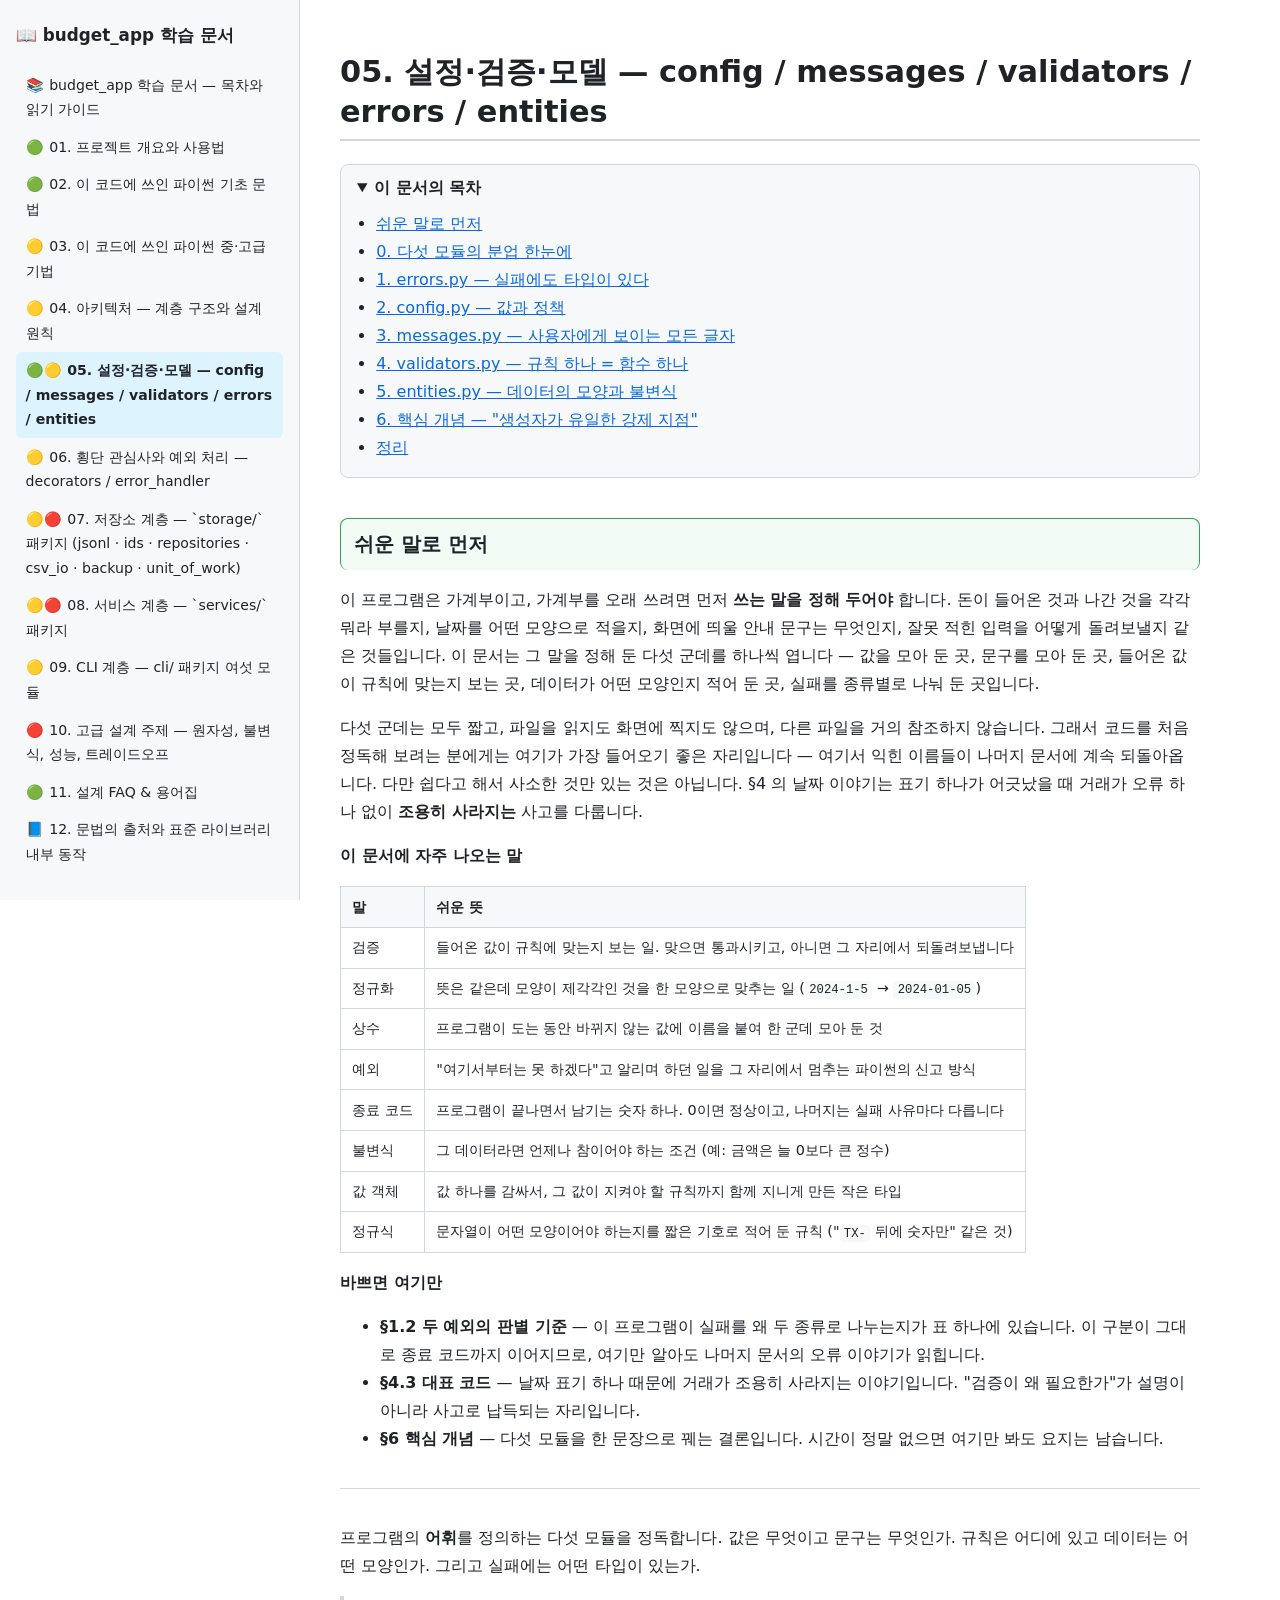
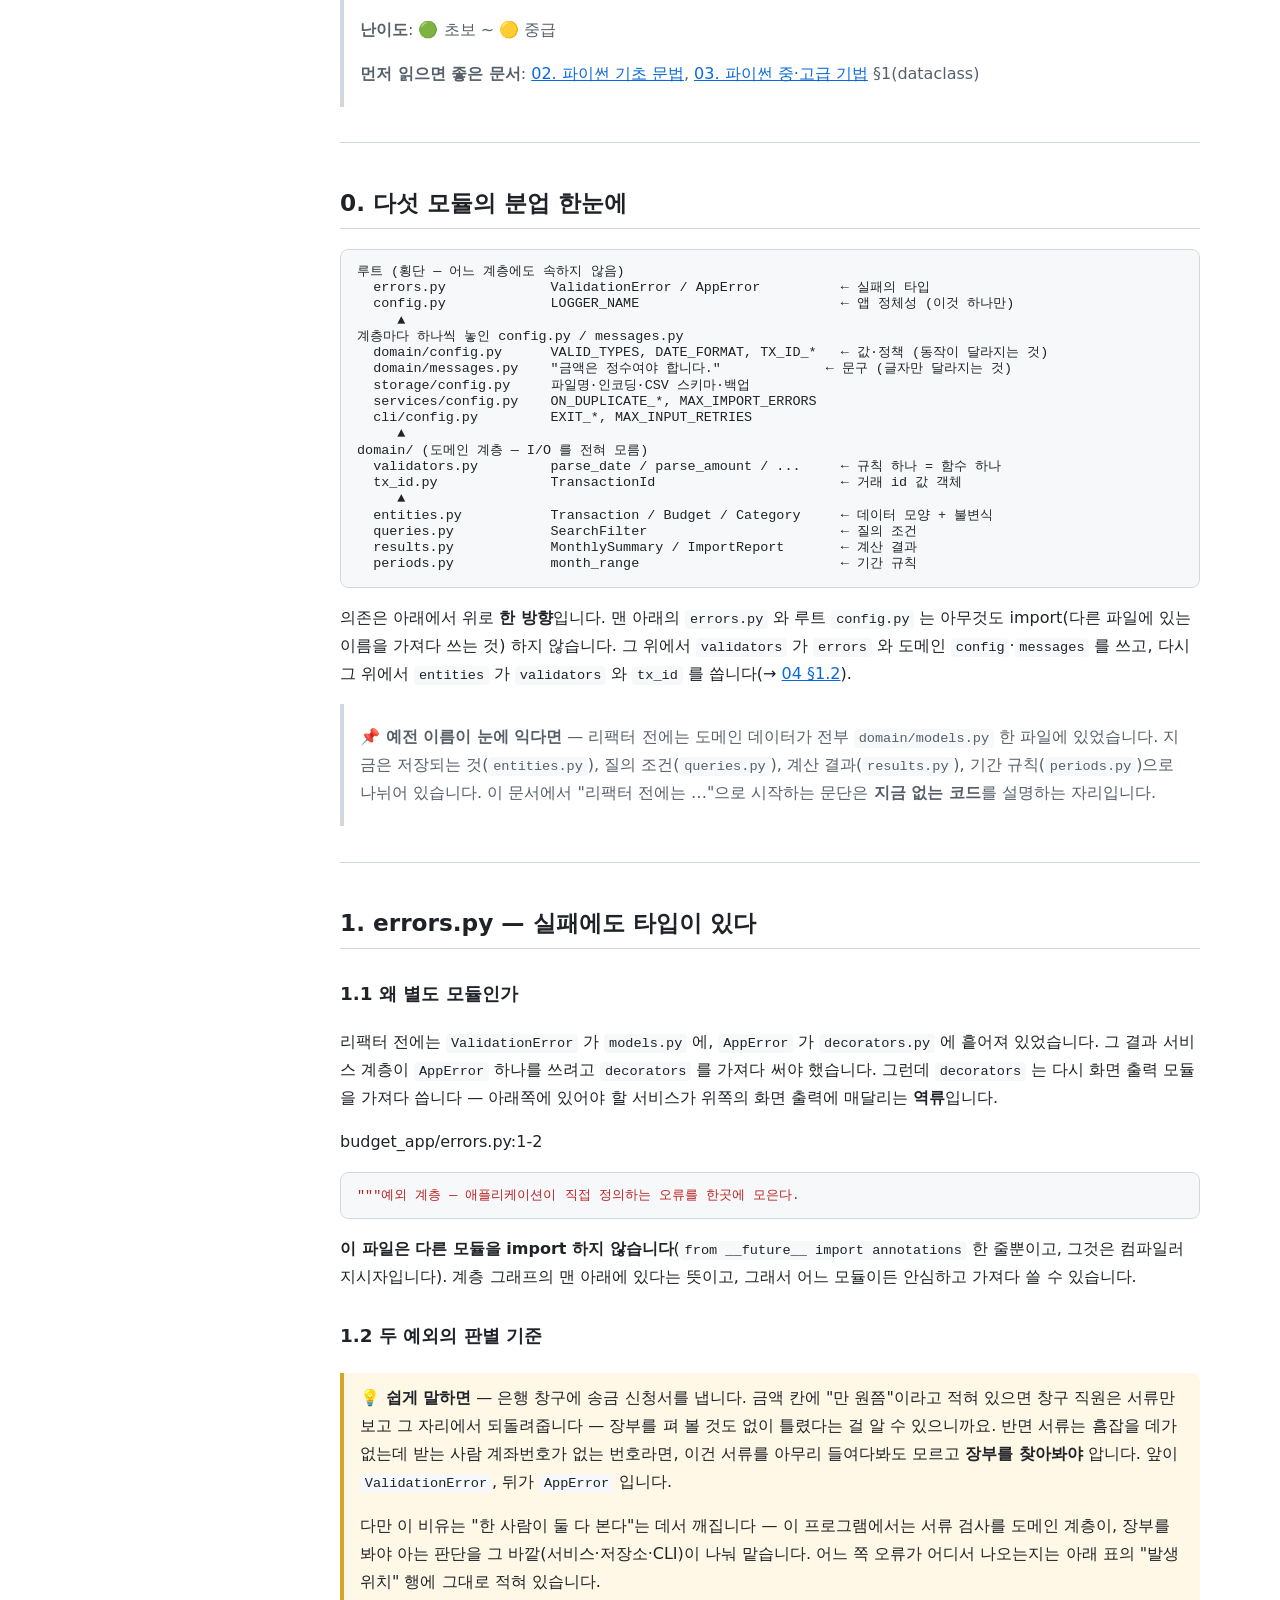
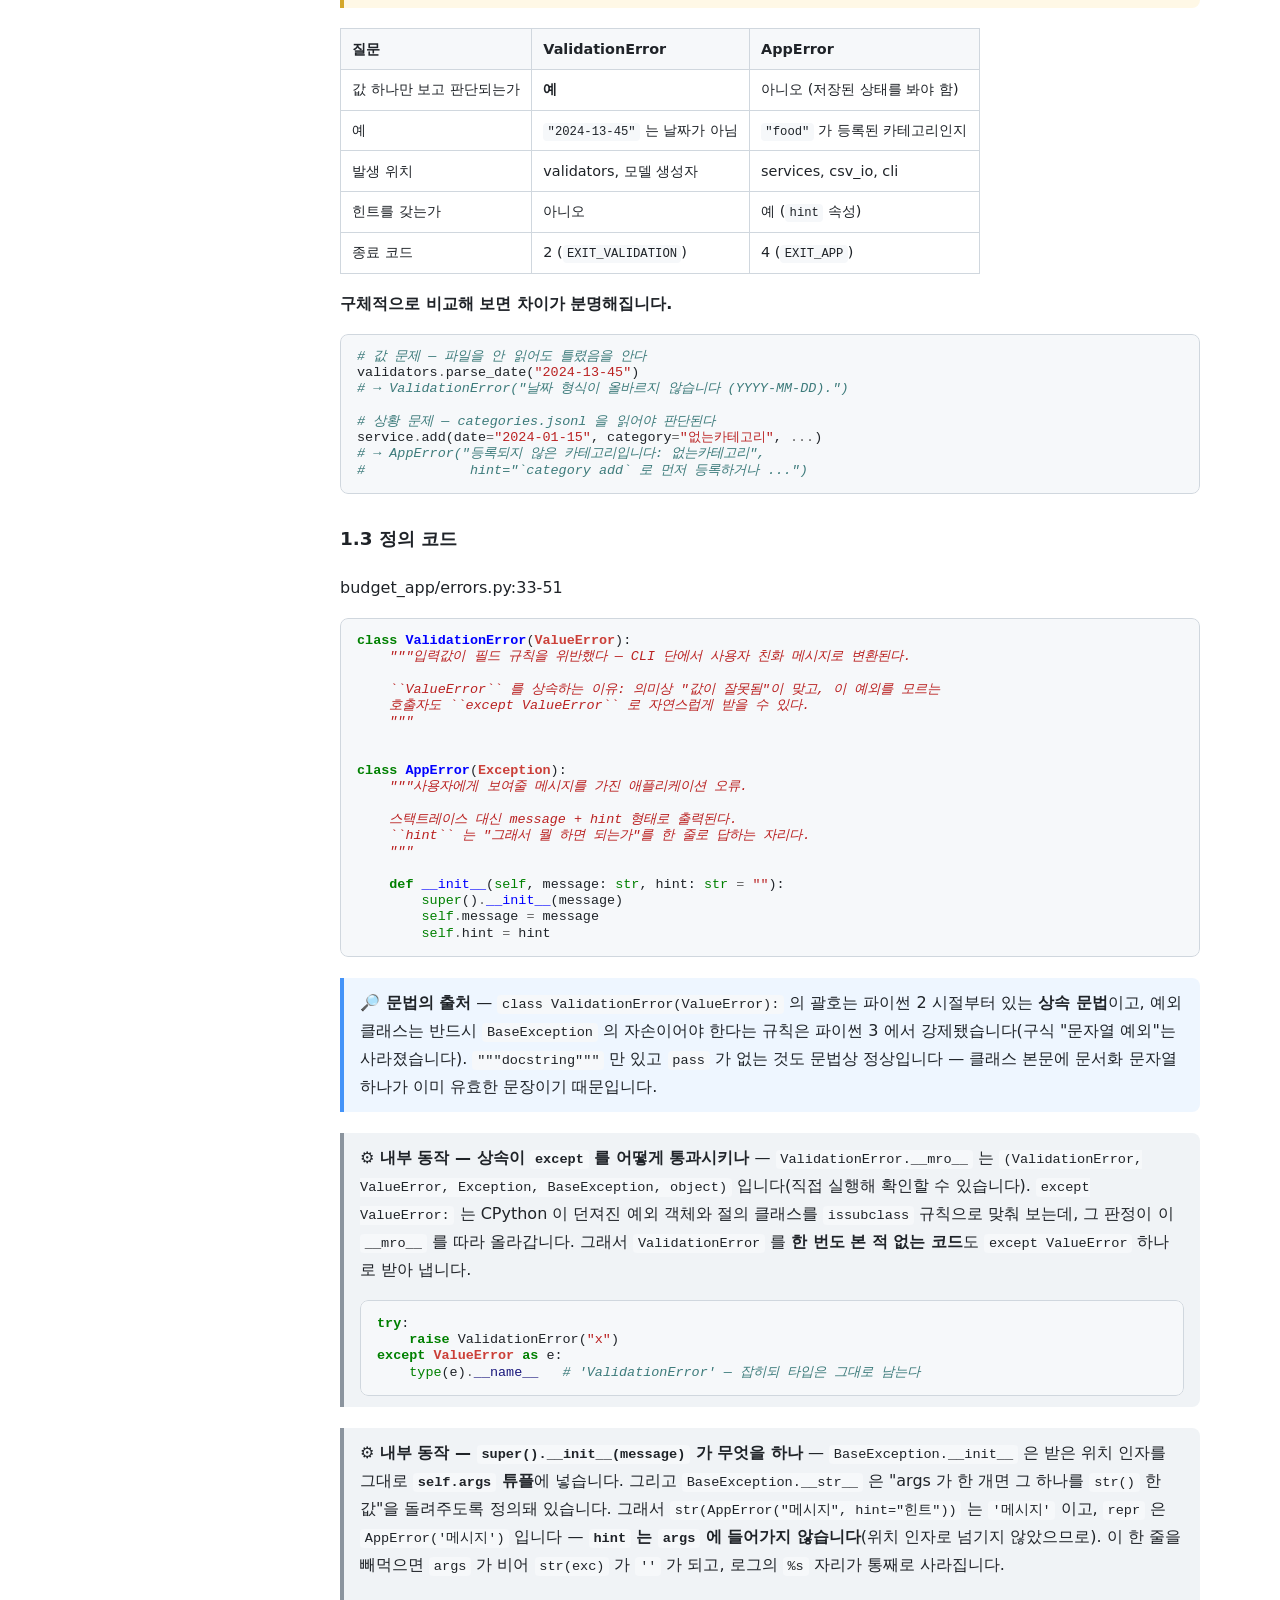
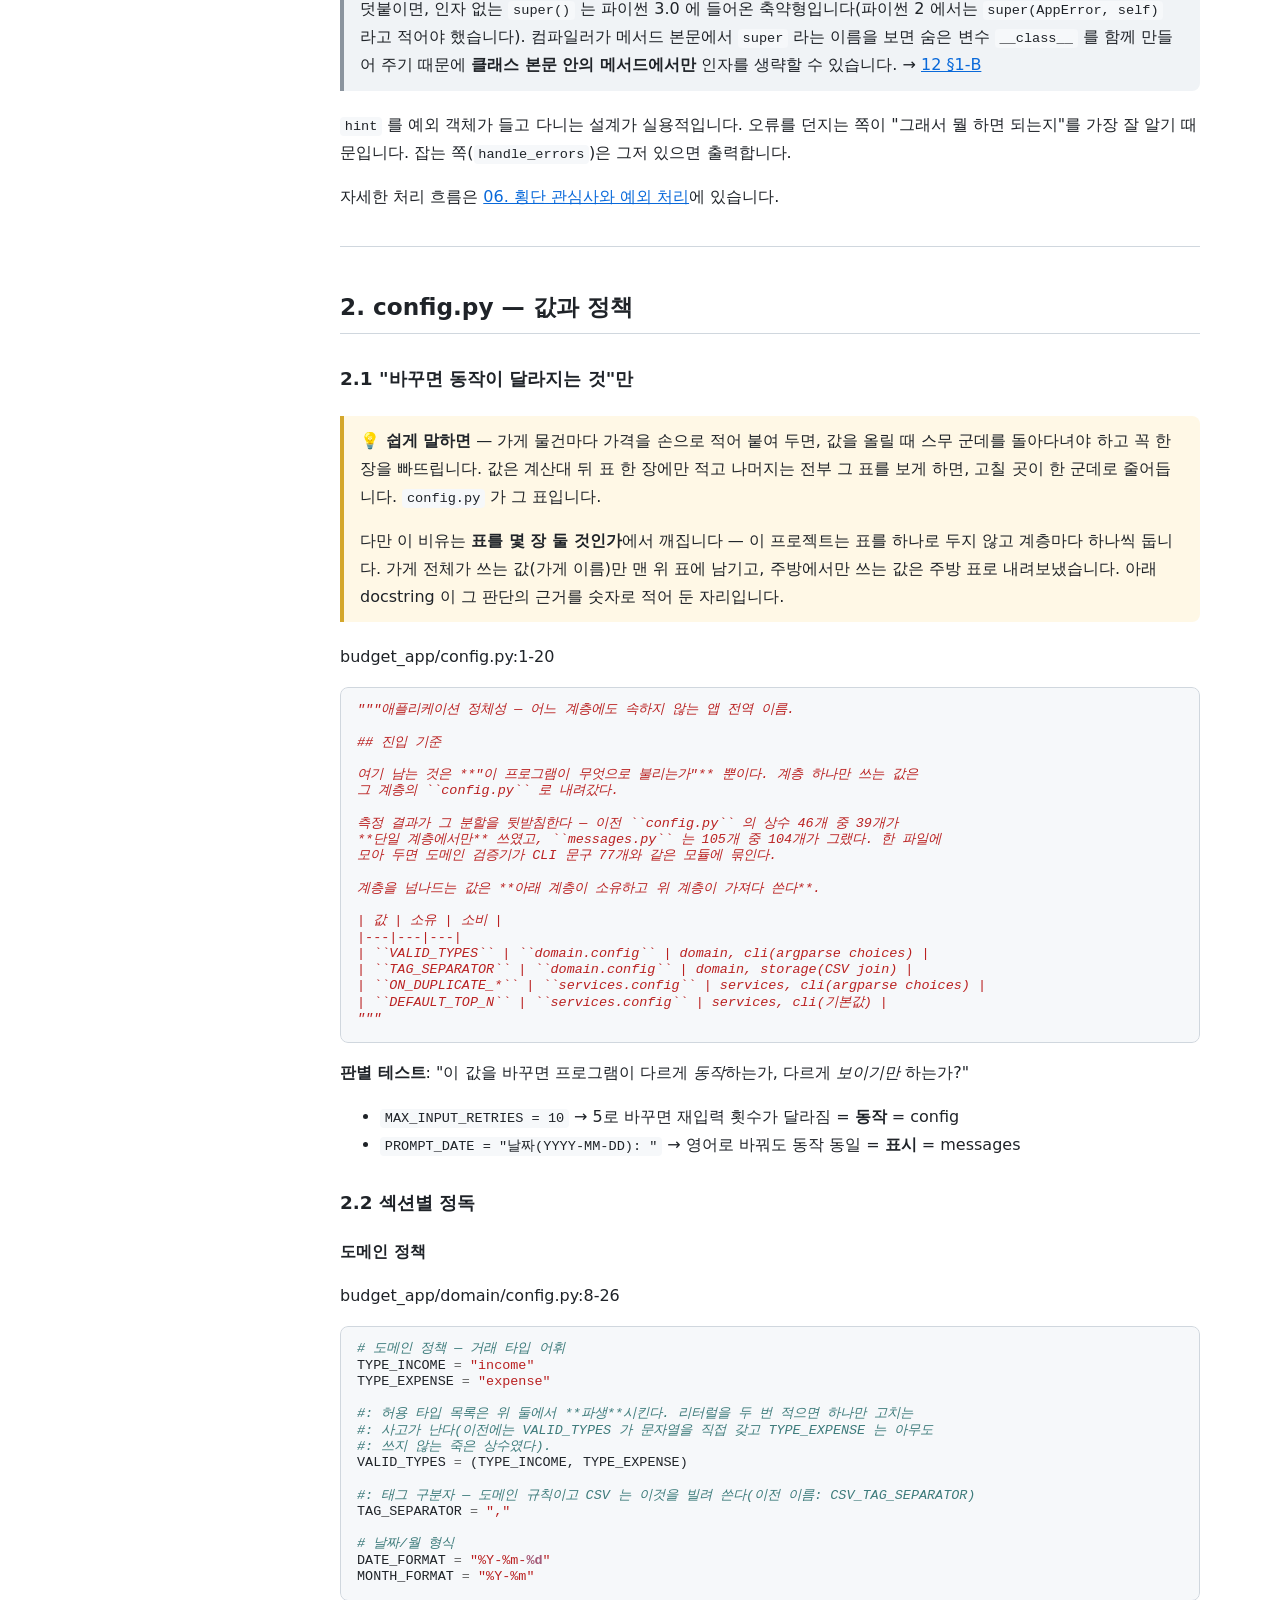
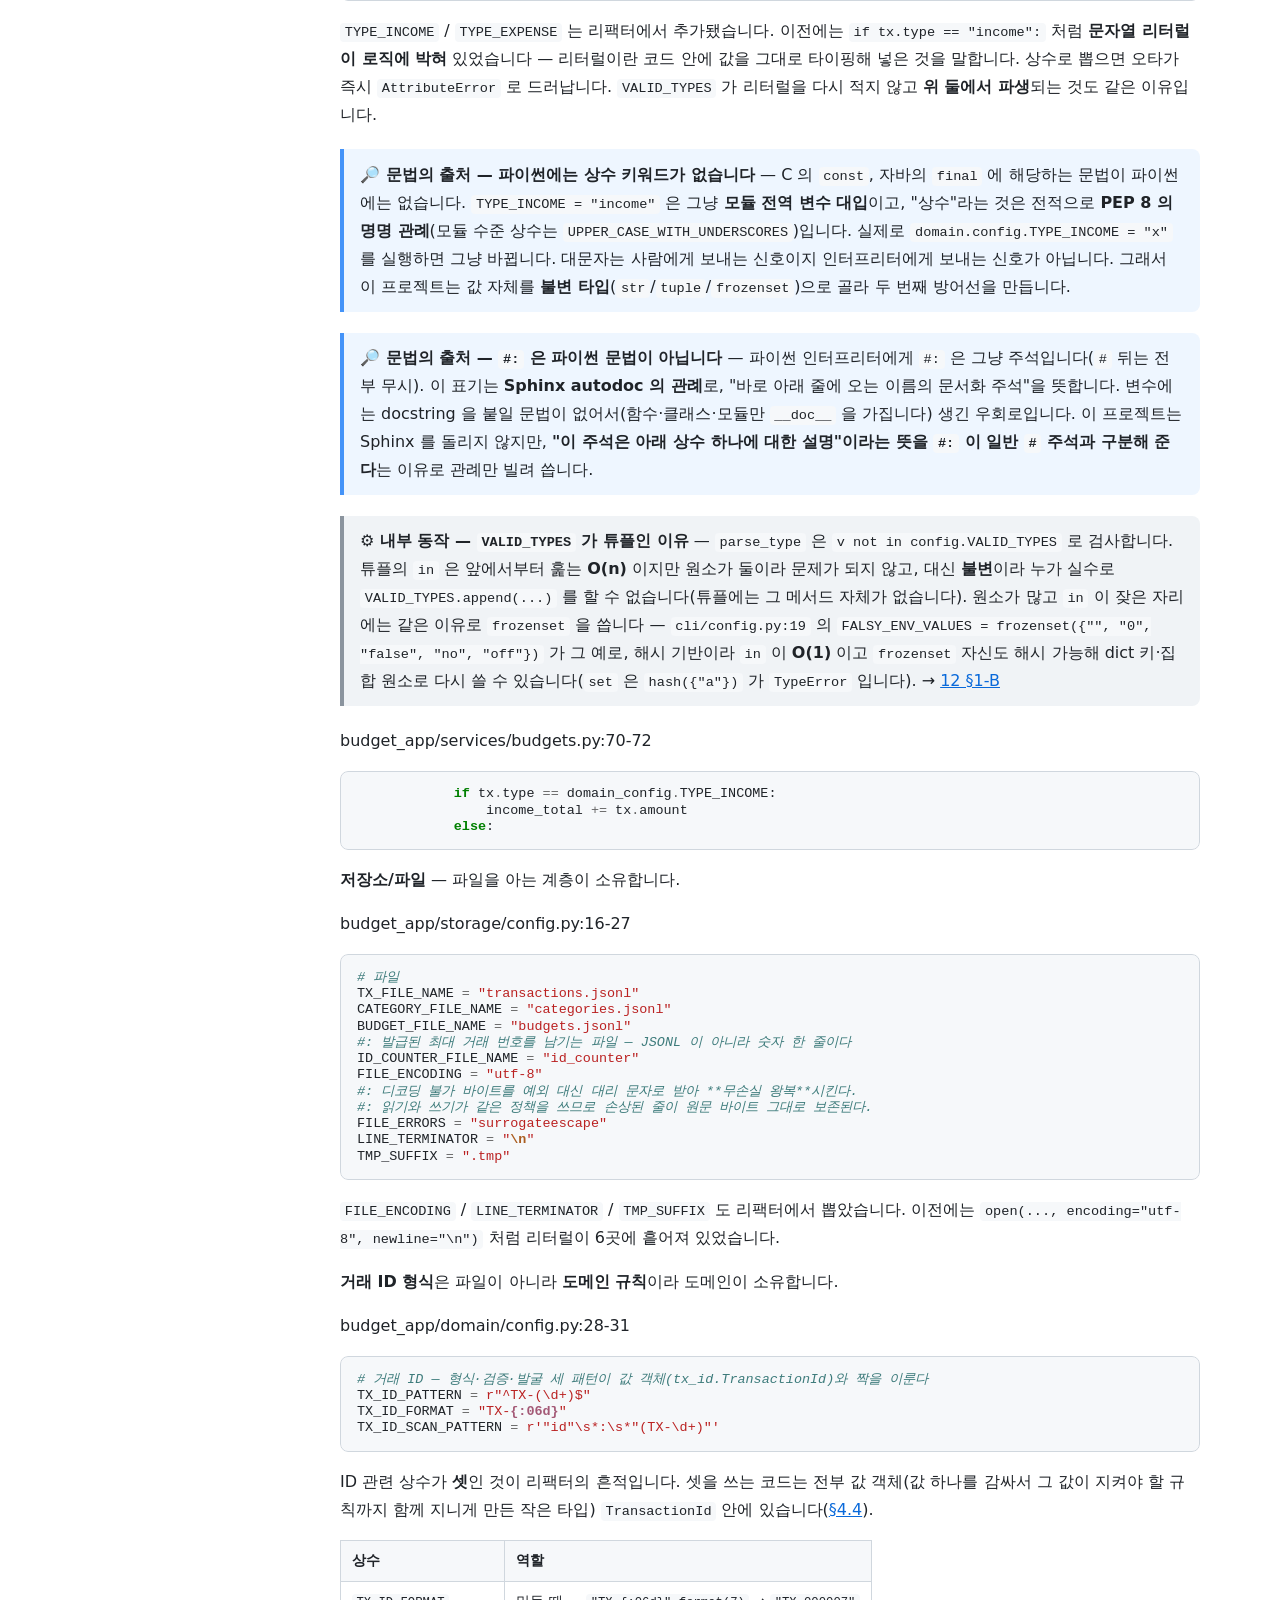
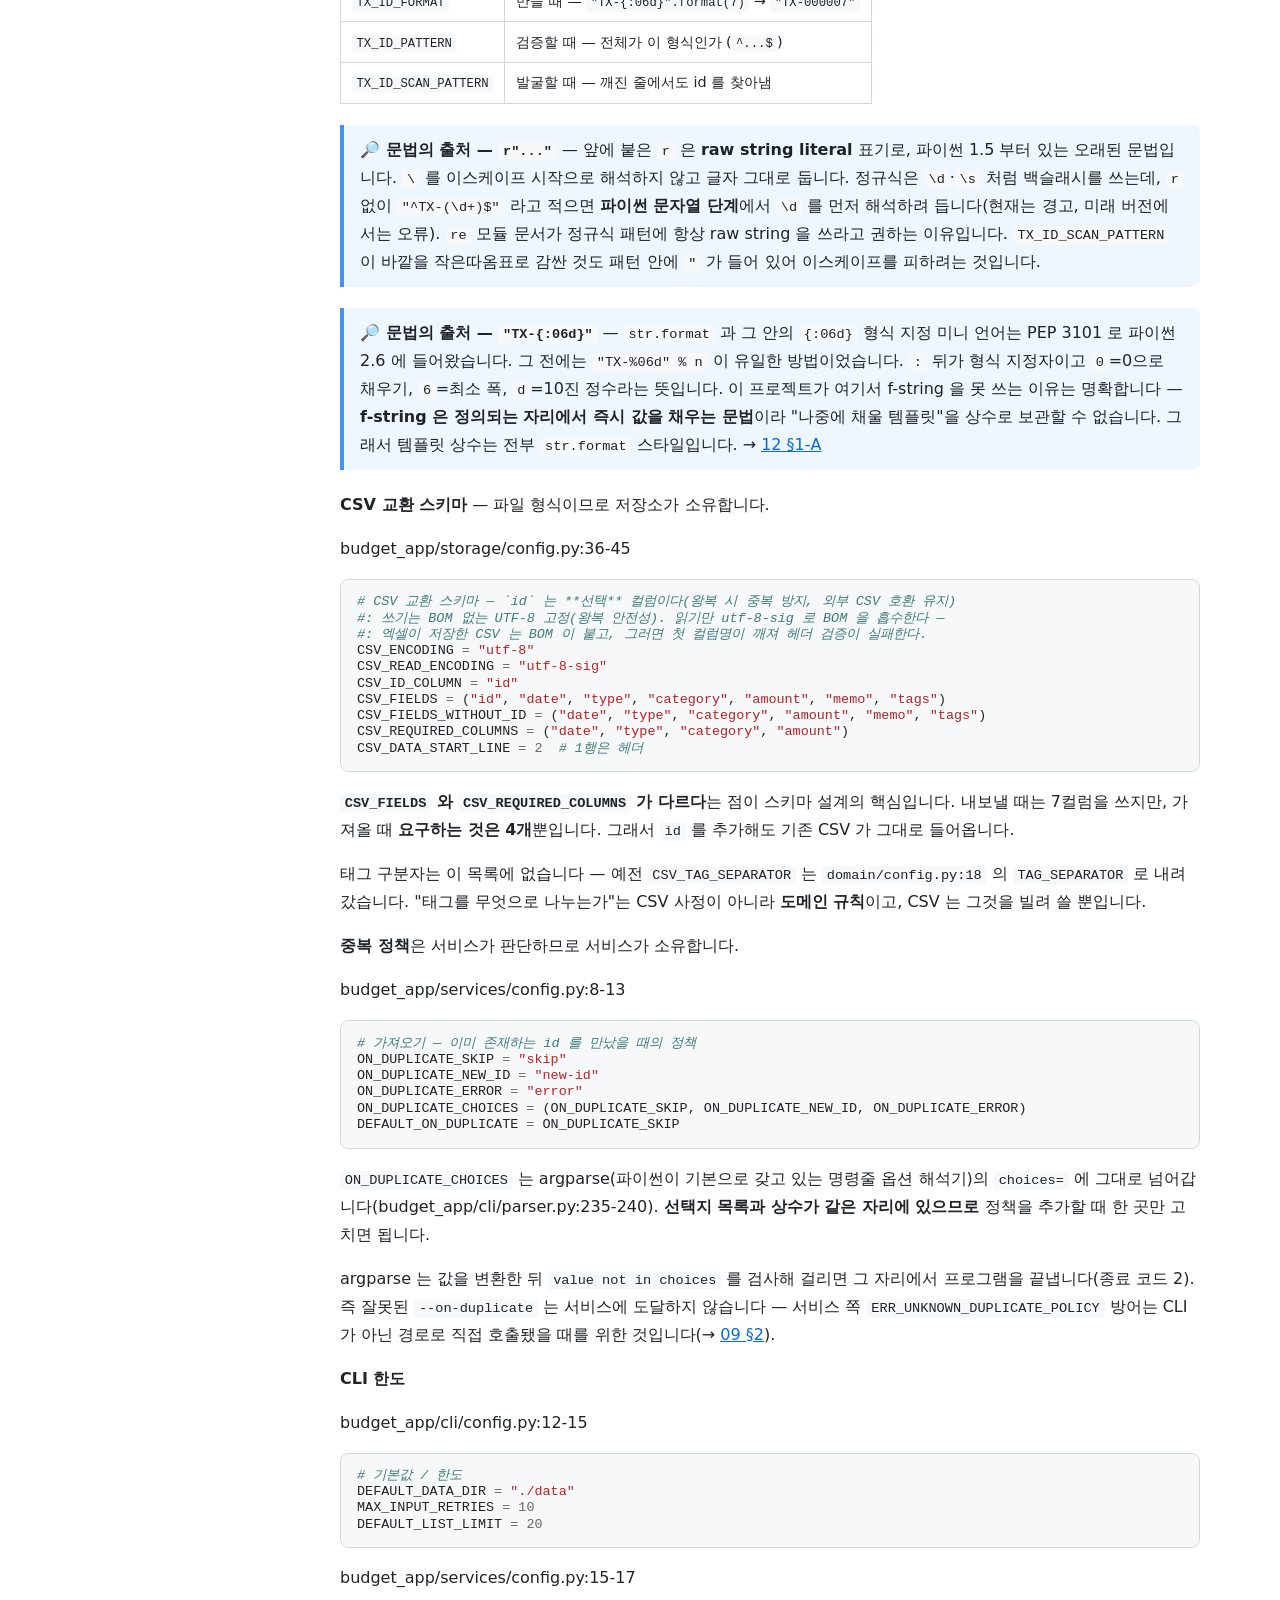
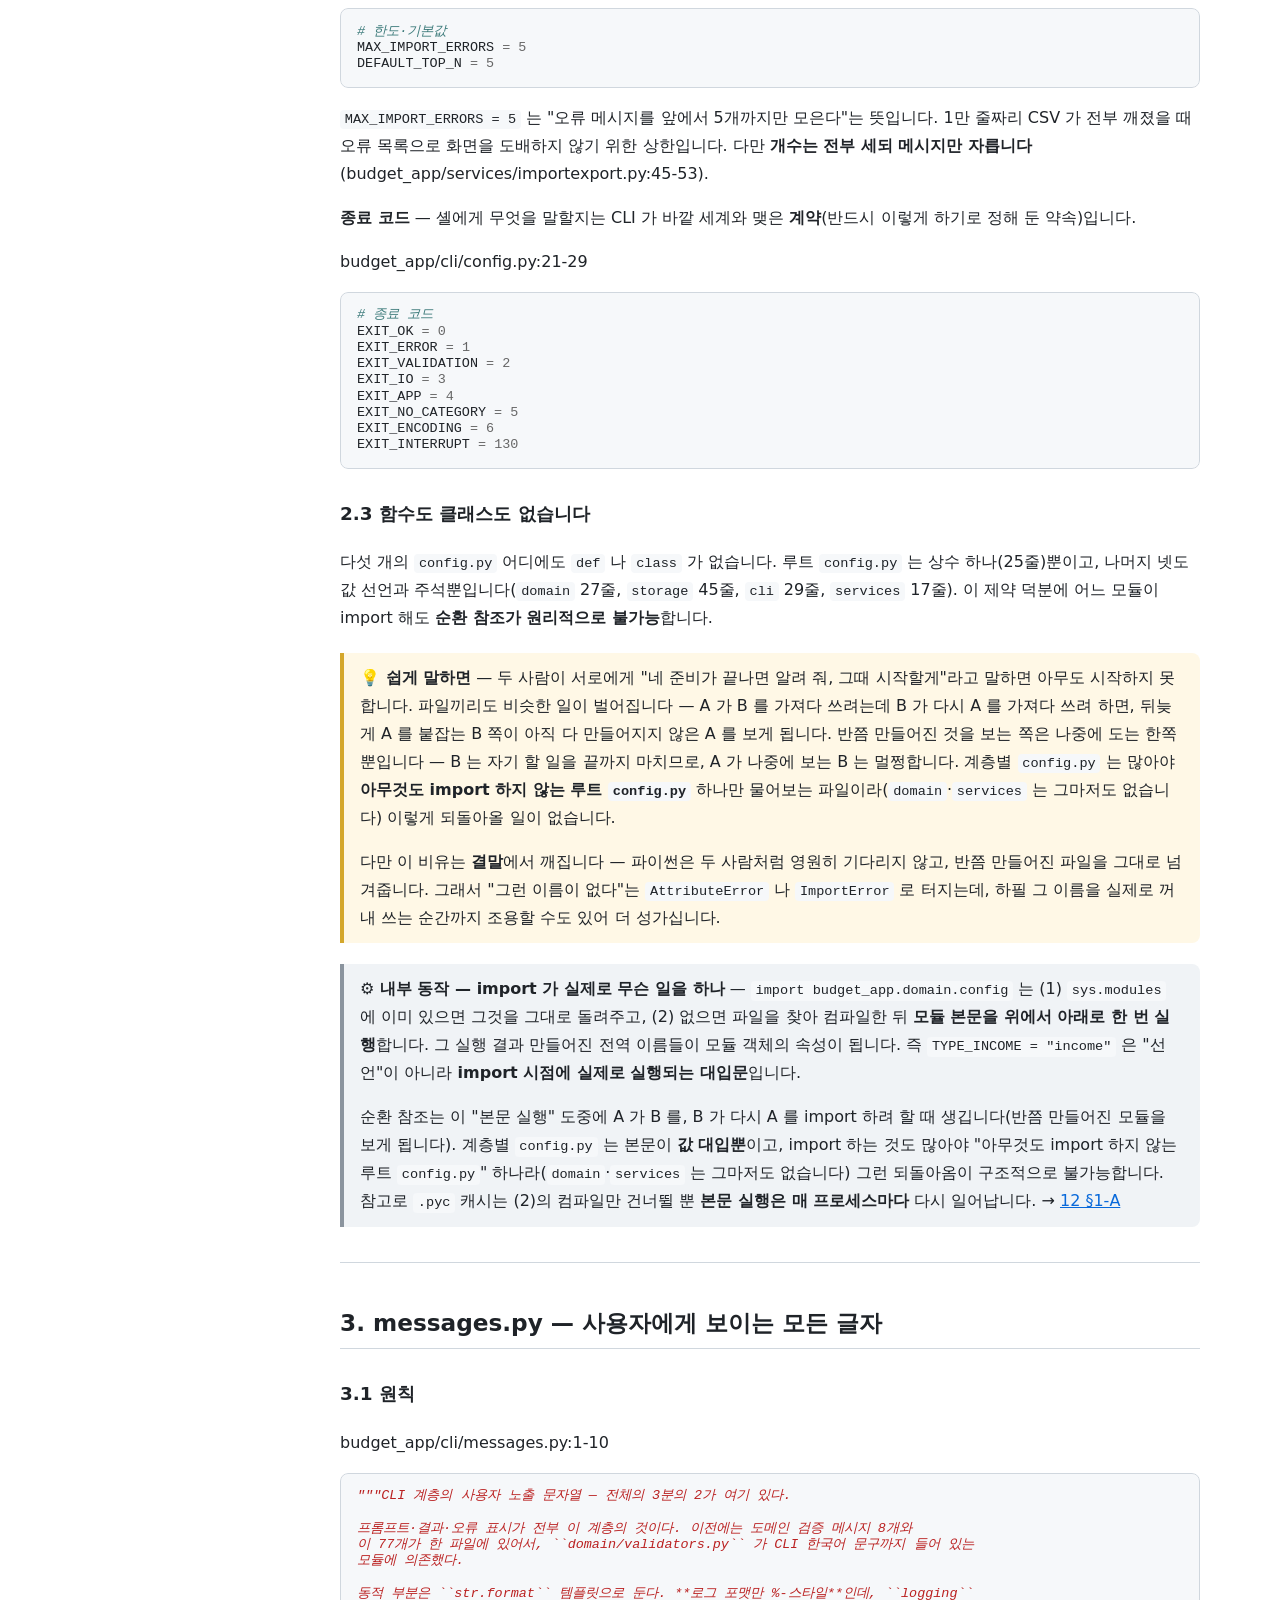
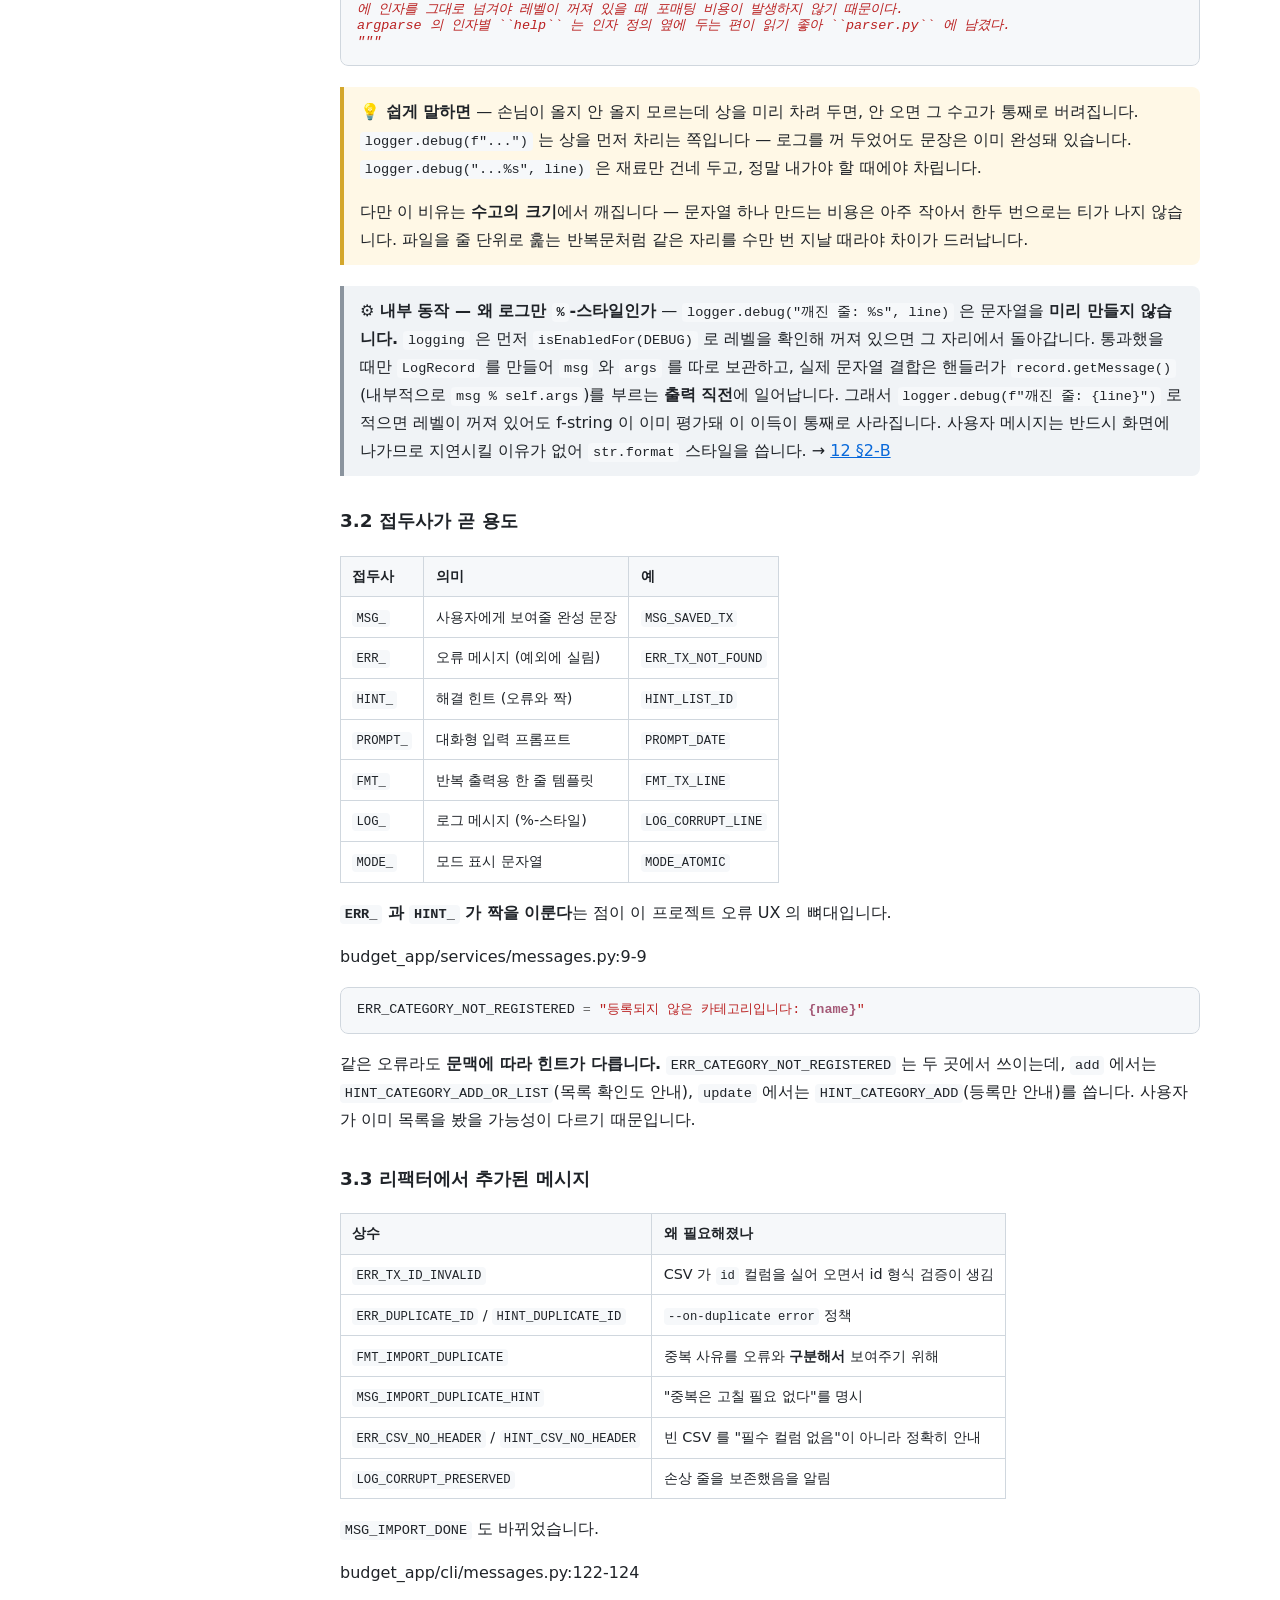
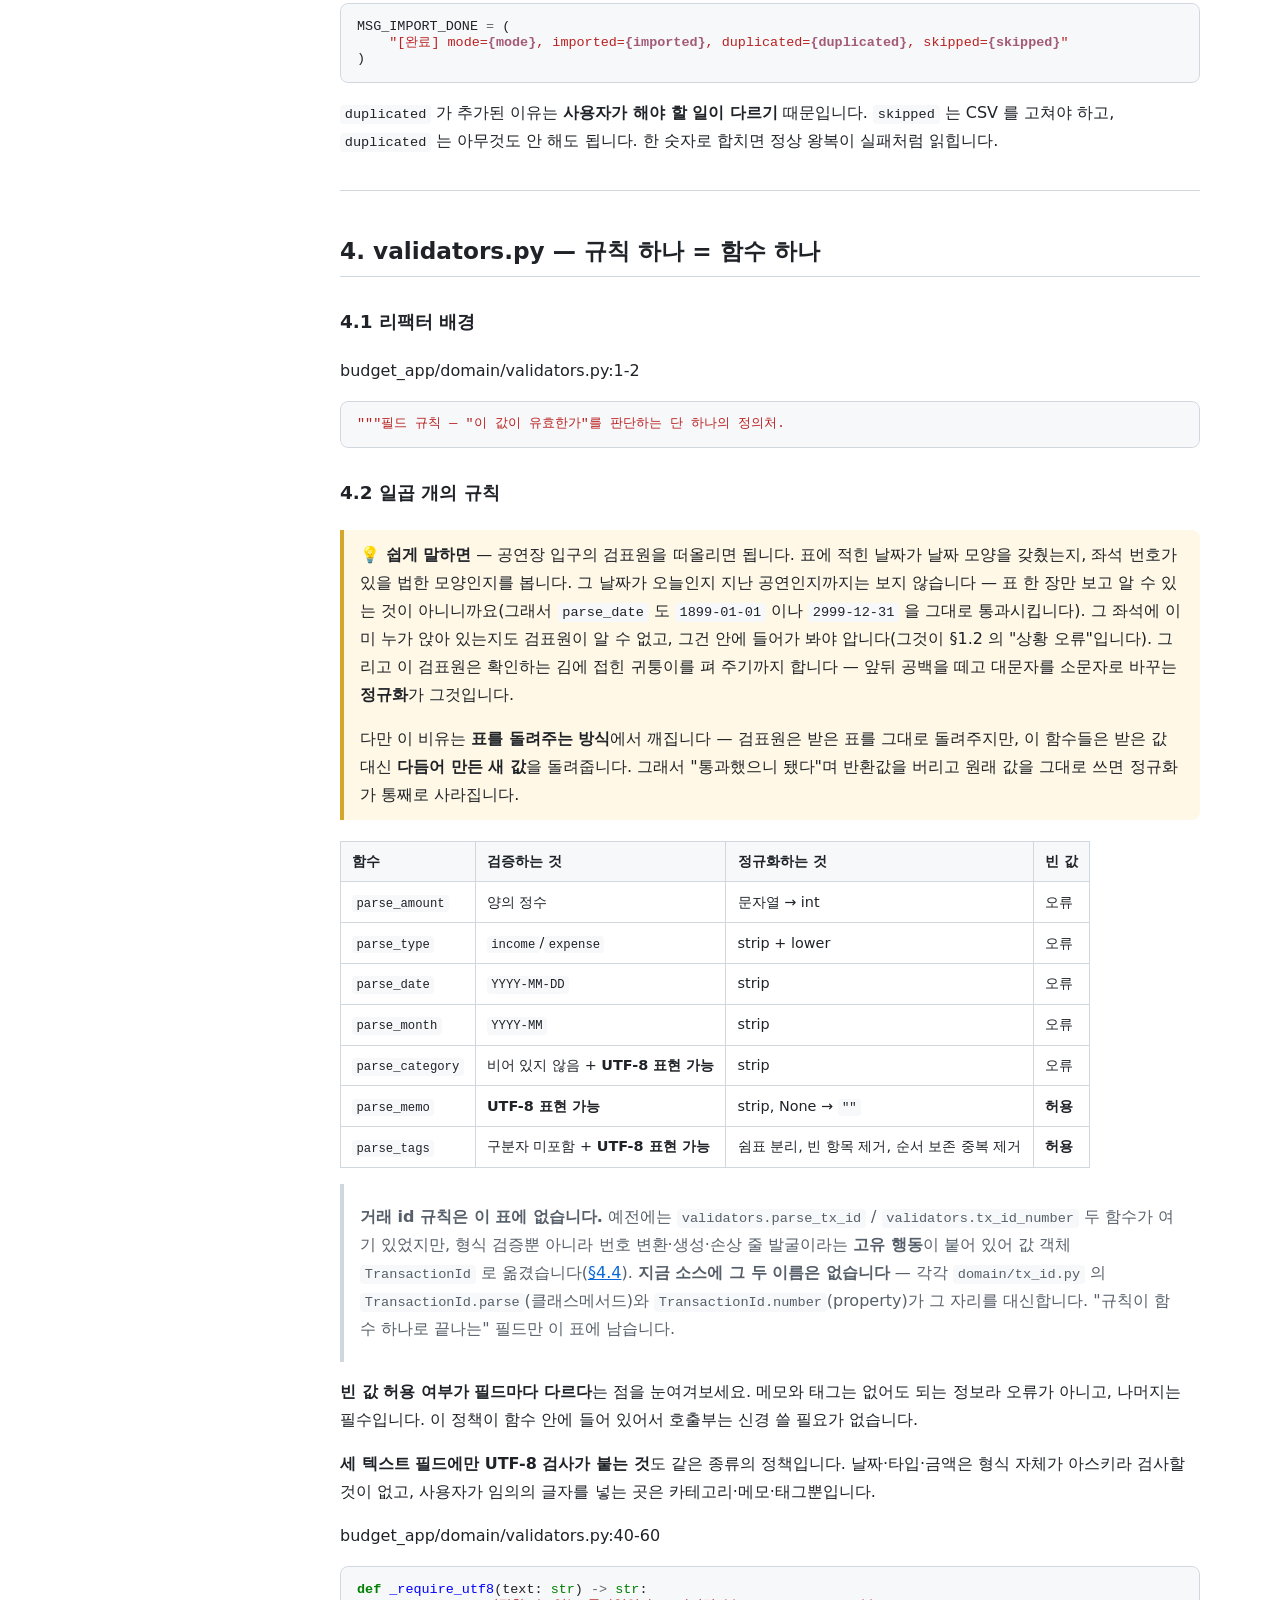
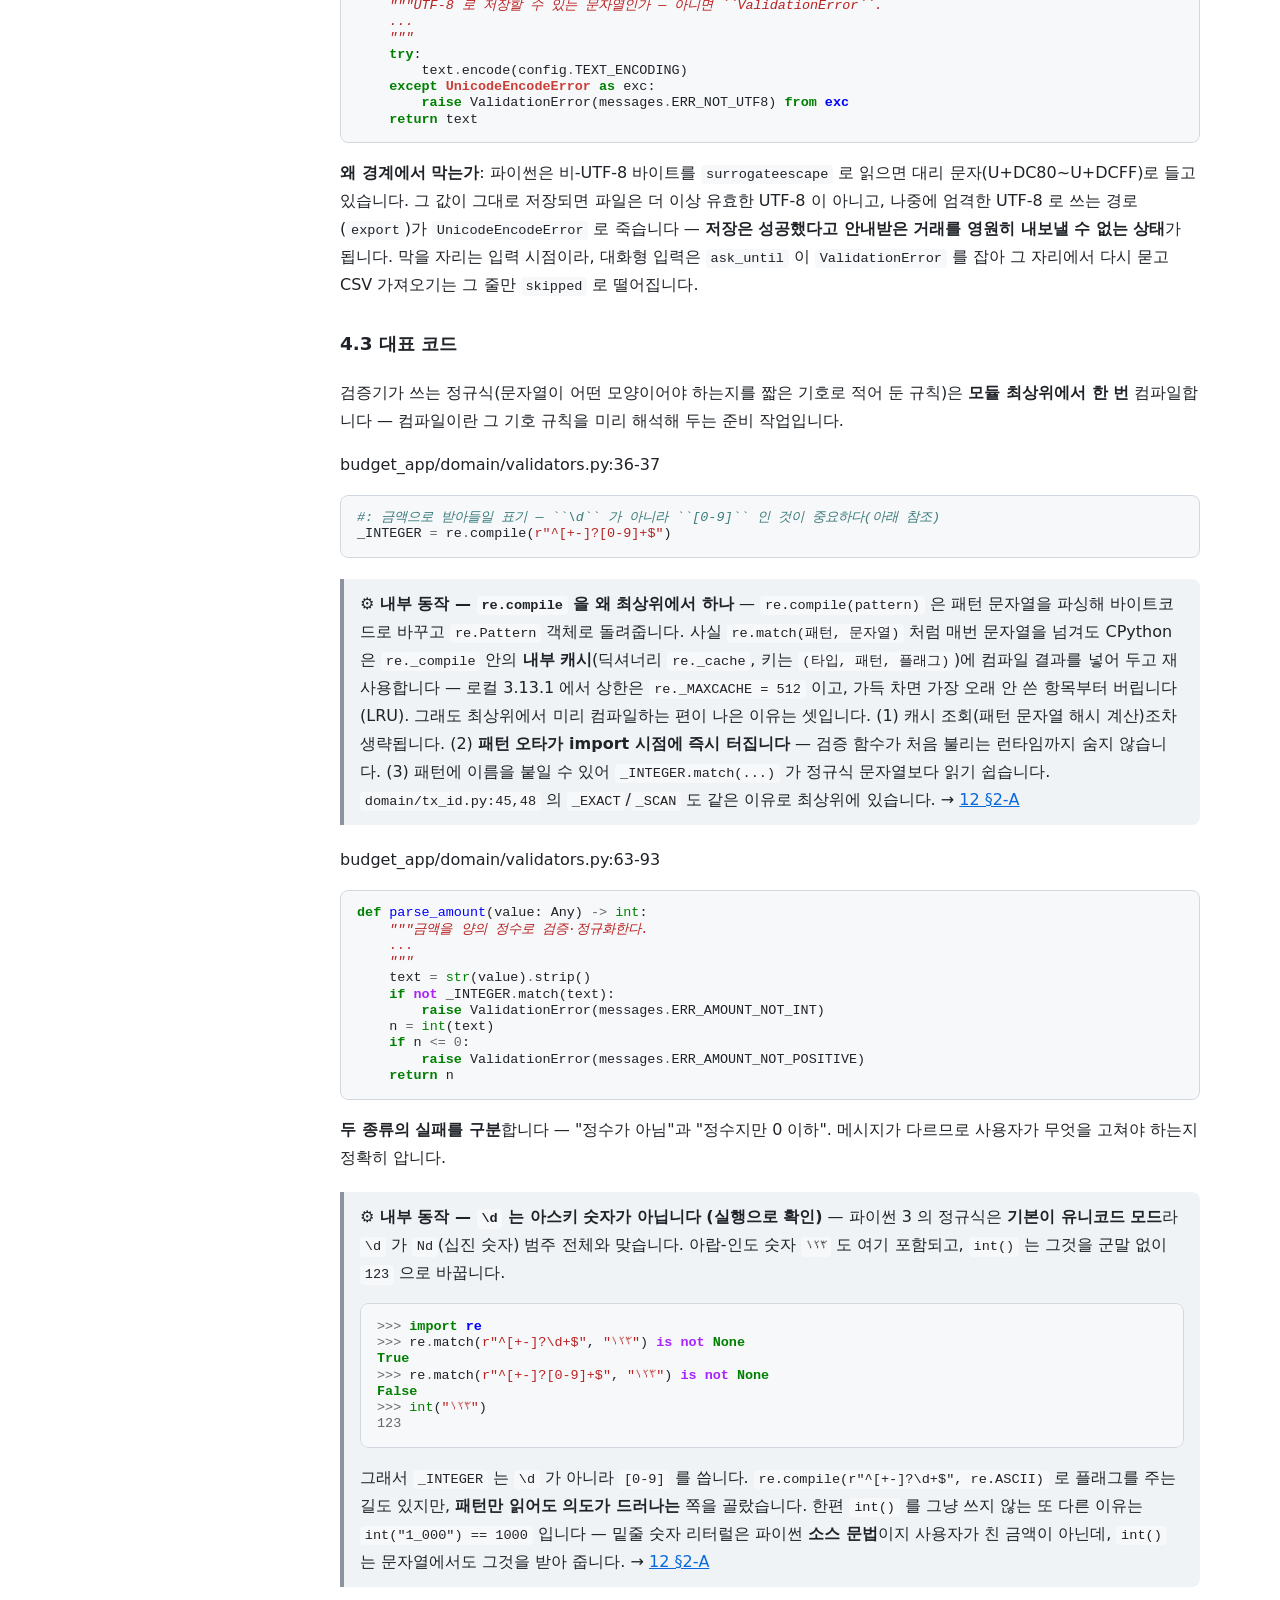
<file: docs/html/05-config-and-models.html>
<!DOCTYPE html>
<html lang="ko">
<head>
<meta charset="utf-8">
<meta name="viewport" content="width=device-width, initial-scale=1">
<title>05. 설정·검증·모델 — config / messages / validators / errors / entities — budget_app 학습 문서</title>
<link rel="stylesheet" href="style.css">
</head>
<body>
<div class="layout">
<nav class="sidebar"><div class="brand"><a href="index.html">📖 budget_app 학습 문서</a></div><details class="nav" open><summary>목차</summary><ul class="navlist"><li><a href="index.html"><span class="badge">📚</span>budget_app 학습 문서 — 목차와 읽기 가이드</a></li><li><a href="01-overview.html"><span class="badge">🟢</span>01. 프로젝트 개요와 사용법</a></li><li><a href="02-python-basics.html"><span class="badge">🟢</span>02. 이 코드에 쓰인 파이썬 기초 문법</a></li><li><a href="03-python-advanced.html"><span class="badge">🟡</span>03. 이 코드에 쓰인 파이썬 중·고급 기법</a></li><li><a href="04-architecture.html"><span class="badge">🟡</span>04. 아키텍처 — 계층 구조와 설계 원칙</a></li><li><a href="05-config-and-models.html" class="current"><span class="badge">🟢🟡</span>05. 설정·검증·모델 — config / messages / validators / errors / entities</a></li><li><a href="06-decorators.html"><span class="badge">🟡</span>06. 횡단 관심사와 예외 처리 — decorators / error_handler</a></li><li><a href="07-repository.html"><span class="badge">🟡🔴</span>07. 저장소 계층 — `storage/` 패키지 (jsonl · ids · repositories · csv_io · backup · unit_of_work)</a></li><li><a href="08-services.html"><span class="badge">🟡🔴</span>08. 서비스 계층 — `services/` 패키지</a></li><li><a href="09-cli.html"><span class="badge">🟡</span>09. CLI 계층 — cli/ 패키지 여섯 모듈</a></li><li><a href="10-advanced-design.html"><span class="badge">🔴</span>10. 고급 설계 주제 — 원자성, 불변식, 성능, 트레이드오프</a></li><li><a href="11-faq-and-glossary.html"><span class="badge">🟢</span>11. 설계 FAQ &amp; 용어집</a></li><li><a href="12-syntax-and-stdlib.html"><span class="badge">📘</span>12. 문법의 출처와 표준 라이브러리 내부 동작</a></li></ul></details></nav>
<main>
<h1 id="05-설정검증모델-config-messages-validators-errors-entities">05. 설정·검증·모델 — config / messages / validators / errors / entities</h1>
<details class="page-toc" open><summary>이 문서의 목차</summary><ul><li><a href="#쉬운-말로-먼저">쉬운 말로 먼저</a></li><li><a href="#0-다섯-모듈의-분업-한눈에">0. 다섯 모듈의 분업 한눈에</a></li><li><a href="#1-errorspy-실패에도-타입이-있다">1. errors.py — 실패에도 타입이 있다</a></li><li><a href="#2-configpy-값과-정책">2. config.py — 값과 정책</a></li><li><a href="#3-messagespy-사용자에게-보이는-모든-글자">3. messages.py — 사용자에게 보이는 모든 글자</a></li><li><a href="#4-validatorspy-규칙-하나-함수-하나">4. validators.py — 규칙 하나 = 함수 하나</a></li><li><a href="#5-entitiespy-데이터의-모양과-불변식">5. entities.py — 데이터의 모양과 불변식</a></li><li><a href="#6-핵심-개념-생성자가-유일한-강제-지점">6. 핵심 개념 — &quot;생성자가 유일한 강제 지점&quot;</a></li><li><a href="#정리">정리</a></li></ul></details><h2 id="쉬운-말로-먼저">쉬운 말로 먼저</h2>
<p>이 프로그램은 가계부이고, 가계부를 오래 쓰려면 먼저 <strong>쓰는 말을 정해 두어야</strong> 합니다. 돈이 들어온 것과 나간 것을 각각 뭐라 부를지, 날짜를 어떤 모양으로 적을지, 화면에 띄울 안내 문구는 무엇인지, 잘못 적힌 입력을 어떻게 돌려보낼지 같은 것들입니다. 이 문서는 그 말을 정해 둔 다섯 군데를 하나씩 엽니다 — 값을 모아 둔 곳, 문구를 모아 둔 곳, 들어온 값이 규칙에 맞는지 보는 곳, 데이터가 어떤 모양인지 적어 둔 곳, 실패를 종류별로 나눠 둔 곳입니다.</p>
<p>다섯 군데는 모두 짧고, 파일을 읽지도 화면에 찍지도 않으며, 다른 파일을 거의 참조하지 않습니다. 그래서 코드를 처음 정독해 보려는 분에게는 여기가 가장 들어오기 좋은 자리입니다 — 여기서 익힌 이름들이 나머지 문서에 계속 되돌아옵니다. 다만 쉽다고 해서 사소한 것만 있는 것은 아닙니다. §4 의 날짜 이야기는 표기 하나가 어긋났을 때 거래가 오류 하나 없이 <strong>조용히 사라지는</strong> 사고를 다룹니다.</p>
<p><strong>이 문서에 자주 나오는 말</strong></p>
<div class="table-wrap"><table>
<thead>
<tr>
<th>말</th>
<th>쉬운 뜻</th>
</tr>
</thead>
<tbody>
<tr>
<td>검증</td>
<td>들어온 값이 규칙에 맞는지 보는 일. 맞으면 통과시키고, 아니면 그 자리에서 되돌려보냅니다</td>
</tr>
<tr>
<td>정규화</td>
<td>뜻은 같은데 모양이 제각각인 것을 한 모양으로 맞추는 일 (<code>2024-1-5</code> → <code>2024-01-05</code>)</td>
</tr>
<tr>
<td>상수</td>
<td>프로그램이 도는 동안 바뀌지 않는 값에 이름을 붙여 한 군데 모아 둔 것</td>
</tr>
<tr>
<td>예외</td>
<td>"여기서부터는 못 하겠다"고 알리며 하던 일을 그 자리에서 멈추는 파이썬의 신고 방식</td>
</tr>
<tr>
<td>종료 코드</td>
<td>프로그램이 끝나면서 남기는 숫자 하나. 0이면 정상이고, 나머지는 실패 사유마다 다릅니다</td>
</tr>
<tr>
<td>불변식</td>
<td>그 데이터라면 언제나 참이어야 하는 조건 (예: 금액은 늘 0보다 큰 정수)</td>
</tr>
<tr>
<td>값 객체</td>
<td>값 하나를 감싸서, 그 값이 지켜야 할 규칙까지 함께 지니게 만든 작은 타입</td>
</tr>
<tr>
<td>정규식</td>
<td>문자열이 어떤 모양이어야 하는지를 짧은 기호로 적어 둔 규칙 ("<code>TX-</code> 뒤에 숫자만" 같은 것)</td>
</tr>
</tbody>
</table></div>
<p><strong>바쁘면 여기만</strong></p>
<ul>
<li><strong>§1.2 두 예외의 판별 기준</strong> — 이 프로그램이 실패를 왜 두 종류로 나누는지가 표 하나에 있습니다. 이 구분이 그대로 종료 코드까지 이어지므로, 여기만 알아도 나머지 문서의 오류 이야기가 읽힙니다.</li>
<li><strong>§4.3 대표 코드</strong> — 날짜 표기 하나 때문에 거래가 조용히 사라지는 이야기입니다. "검증이 왜 필요한가"가 설명이 아니라 사고로 납득되는 자리입니다.</li>
<li><strong>§6 핵심 개념</strong> — 다섯 모듈을 한 문장으로 꿰는 결론입니다. 시간이 정말 없으면 여기만 봐도 요지는 남습니다.</li>
</ul>
<hr>
<p>프로그램의 <strong>어휘</strong>를 정의하는 다섯 모듈을 정독합니다. 값은 무엇이고 문구는 무엇인가. 규칙은 어디에 있고 데이터는 어떤 모양인가. 그리고 실패에는 어떤 타입이 있는가.</p>
<blockquote>
<p><strong>난이도</strong>: 🟢 초보 ~ 🟡 중급</p>
<p><strong>먼저 읽으면 좋은 문서</strong>: <a href="02-python-basics.html">02. 파이썬 기초 문법</a>, <a href="03-python-advanced.html">03. 파이썬 중·고급 기법</a> §1(dataclass)</p>
</blockquote>
<hr>
<h2 id="0-다섯-모듈의-분업-한눈에">0. 다섯 모듈의 분업 한눈에</h2>
<div class="codehilite"><pre><span></span><code>루트 (횡단 — 어느 계층에도 속하지 않음)
  errors.py             ValidationError / AppError          ← 실패의 타입
  config.py             LOGGER_NAME                         ← 앱 정체성 (이것 하나만)
     ▲
계층마다 하나씩 놓인 config.py / messages.py
  domain/config.py      VALID_TYPES, DATE_FORMAT, TX_ID_*   ← 값·정책 (동작이 달라지는 것)
  domain/messages.py    "금액은 정수여야 합니다."             ← 문구 (글자만 달라지는 것)
  storage/config.py     파일명·인코딩·CSV 스키마·백업
  services/config.py    ON_DUPLICATE_*, MAX_IMPORT_ERRORS
  cli/config.py         EXIT_*, MAX_INPUT_RETRIES
     ▲
domain/ (도메인 계층 — I/O 를 전혀 모름)
  validators.py         parse_date / parse_amount / ...     ← 규칙 하나 = 함수 하나
  tx_id.py              TransactionId                       ← 거래 id 값 객체
     ▲
  entities.py           Transaction / Budget / Category     ← 데이터 모양 + 불변식
  queries.py            SearchFilter                        ← 질의 조건
  results.py            MonthlySummary / ImportReport       ← 계산 결과
  periods.py            month_range                         ← 기간 규칙
</code></pre></div>

<p>의존은 아래에서 위로 <strong>한 방향</strong>입니다. 맨 아래의 <code>errors.py</code> 와 루트 <code>config.py</code> 는 아무것도 import(다른 파일에 있는 이름을 가져다 쓰는 것) 하지 않습니다. 그 위에서 <code>validators</code> 가 <code>errors</code> 와 도메인 <code>config</code>·<code>messages</code> 를 쓰고, 다시 그 위에서 <code>entities</code> 가 <code>validators</code> 와 <code>tx_id</code> 를 씁니다(→ <a href="04-architecture.html">04 §1.2</a>).</p>
<blockquote>
<p><strong>📌 예전 이름이 눈에 익다면</strong> — 리팩터 전에는 도메인 데이터가 전부 <code>domain/models.py</code> 한 파일에 있었습니다. 지금은 저장되는 것(<code>entities.py</code>), 질의 조건(<code>queries.py</code>), 계산 결과(<code>results.py</code>), 기간 규칙(<code>periods.py</code>)으로 나뉘어 있습니다. 이 문서에서 "리팩터 전에는 …"으로 시작하는 문단은 <strong>지금 없는 코드</strong>를 설명하는 자리입니다.</p>
</blockquote>
<hr>
<h2 id="1-errorspy-실패에도-타입이-있다">1. errors.py — 실패에도 타입이 있다</h2>
<h3 id="11-왜-별도-모듈인가">1.1 왜 별도 모듈인가</h3>
<p>리팩터 전에는 <code>ValidationError</code> 가 <code>models.py</code> 에, <code>AppError</code> 가 <code>decorators.py</code> 에 흩어져 있었습니다. 그 결과 서비스 계층이 <code>AppError</code> 하나를 쓰려고 <code>decorators</code> 를 가져다 써야 했습니다. 그런데 <code>decorators</code> 는 다시 화면 출력 모듈을 가져다 씁니다 — 아래쪽에 있어야 할 서비스가 위쪽의 화면 출력에 매달리는 <strong>역류</strong>입니다.</p>
<p>budget_app/errors.py:1-2</p>
<div class="codehilite"><pre><span></span><code><span class="s2">"""예외 계층 — 애플리케이션이 직접 정의하는 오류를 한곳에 모은다.</span>
</code></pre></div>

<p><strong>이 파일은 다른 모듈을 import 하지 않습니다</strong>(<code>from __future__ import annotations</code> 한 줄뿐이고, 그것은 컴파일러 지시자입니다). 계층 그래프의 맨 아래에 있다는 뜻이고, 그래서 어느 모듈이든 안심하고 가져다 쓸 수 있습니다.</p>
<h3 id="12-두-예외의-판별-기준">1.2 두 예외의 판별 기준</h3>
<blockquote class="callout tip"><p><strong>💡 쉽게 말하면</strong> — 은행 창구에 송금 신청서를 냅니다. 금액 칸에 "만 원쯤"이라고 적혀 있으면 창구 직원은 서류만 보고 그 자리에서 되돌려줍니다 — 장부를 펴 볼 것도 없이 틀렸다는 걸 알 수 있으니까요. 반면 서류는 흠잡을 데가 없는데 받는 사람 계좌번호가 없는 번호라면, 이건 서류를 아무리 들여다봐도 모르고 <strong>장부를 찾아봐야</strong> 압니다. 앞이 <code>ValidationError</code>, 뒤가 <code>AppError</code> 입니다.</p>
<p>다만 이 비유는 "한 사람이 둘 다 본다"는 데서 깨집니다 — 이 프로그램에서는 서류 검사를 도메인 계층이, 장부를 봐야 아는 판단을 그 바깥(서비스·저장소·CLI)이 나눠 맡습니다. 어느 쪽 오류가 어디서 나오는지는 아래 표의 "발생 위치" 행에 그대로 적혀 있습니다.</p>
</blockquote>
<div class="table-wrap"><table>
<thead>
<tr>
<th>질문</th>
<th>ValidationError</th>
<th>AppError</th>
</tr>
</thead>
<tbody>
<tr>
<td>값 하나만 보고 판단되는가</td>
<td><strong>예</strong></td>
<td>아니오 (저장된 상태를 봐야 함)</td>
</tr>
<tr>
<td>예</td>
<td><code>"2024-13-45"</code> 는 날짜가 아님</td>
<td><code>"food"</code> 가 등록된 카테고리인지</td>
</tr>
<tr>
<td>발생 위치</td>
<td>validators, 모델 생성자</td>
<td>services, csv_io, cli</td>
</tr>
<tr>
<td>힌트를 갖는가</td>
<td>아니오</td>
<td>예 (<code>hint</code> 속성)</td>
</tr>
<tr>
<td>종료 코드</td>
<td>2 (<code>EXIT_VALIDATION</code>)</td>
<td>4 (<code>EXIT_APP</code>)</td>
</tr>
</tbody>
</table></div>
<p><strong>구체적으로 비교해 보면 차이가 분명해집니다.</strong></p>
<div class="codehilite"><pre><span></span><code><span class="c1"># 값 문제 — 파일을 안 읽어도 틀렸음을 안다</span>
<span class="n">validators</span><span class="o">.</span><span class="n">parse_date</span><span class="p">(</span><span class="s2">"2024-13-45"</span><span class="p">)</span>
<span class="c1"># → ValidationError("날짜 형식이 올바르지 않습니다 (YYYY-MM-DD).")</span>

<span class="c1"># 상황 문제 — categories.jsonl 을 읽어야 판단된다</span>
<span class="n">service</span><span class="o">.</span><span class="n">add</span><span class="p">(</span><span class="n">date</span><span class="o">=</span><span class="s2">"2024-01-15"</span><span class="p">,</span> <span class="n">category</span><span class="o">=</span><span class="s2">"없는카테고리"</span><span class="p">,</span> <span class="o">...</span><span class="p">)</span>
<span class="c1"># → AppError("등록되지 않은 카테고리입니다: 없는카테고리",</span>
<span class="c1">#             hint="`category add` 로 먼저 등록하거나 ...")</span>
</code></pre></div>

<h3 id="13-정의-코드">1.3 정의 코드</h3>
<p>budget_app/errors.py:33-51</p>
<div class="codehilite"><pre><span></span><code><span class="k">class</span><span class="w"> </span><span class="nc">ValidationError</span><span class="p">(</span><span class="ne">ValueError</span><span class="p">):</span>
<span class="w">    </span><span class="sd">"""입력값이 필드 규칙을 위반했다 — CLI 단에서 사용자 친화 메시지로 변환된다.</span>

<span class="sd">    ``ValueError`` 를 상속하는 이유: 의미상 "값이 잘못됨"이 맞고, 이 예외를 모르는</span>
<span class="sd">    호출자도 ``except ValueError`` 로 자연스럽게 받을 수 있다.</span>
<span class="sd">    """</span>


<span class="k">class</span><span class="w"> </span><span class="nc">AppError</span><span class="p">(</span><span class="ne">Exception</span><span class="p">):</span>
<span class="w">    </span><span class="sd">"""사용자에게 보여줄 메시지를 가진 애플리케이션 오류.</span>

<span class="sd">    스택트레이스 대신 message + hint 형태로 출력된다.</span>
<span class="sd">    ``hint`` 는 "그래서 뭘 하면 되는가"를 한 줄로 답하는 자리다.</span>
<span class="sd">    """</span>

    <span class="k">def</span><span class="w"> </span><span class="fm">__init__</span><span class="p">(</span><span class="bp">self</span><span class="p">,</span> <span class="n">message</span><span class="p">:</span> <span class="nb">str</span><span class="p">,</span> <span class="n">hint</span><span class="p">:</span> <span class="nb">str</span> <span class="o">=</span> <span class="s2">""</span><span class="p">):</span>
        <span class="nb">super</span><span class="p">()</span><span class="o">.</span><span class="fm">__init__</span><span class="p">(</span><span class="n">message</span><span class="p">)</span>
        <span class="bp">self</span><span class="o">.</span><span class="n">message</span> <span class="o">=</span> <span class="n">message</span>
        <span class="bp">self</span><span class="o">.</span><span class="n">hint</span> <span class="o">=</span> <span class="n">hint</span>
</code></pre></div>

<blockquote class="callout origin"><p><strong>🔎 문법의 출처</strong> — <code>class ValidationError(ValueError):</code> 의 괄호는 파이썬 2 시절부터 있는 <strong>상속 문법</strong>이고, 예외 클래스는 반드시 <code>BaseException</code> 의 자손이어야 한다는 규칙은 파이썬 3 에서 강제됐습니다(구식 "문자열 예외"는 사라졌습니다). <code>"""docstring"""</code> 만 있고 <code>pass</code> 가 없는 것도 문법상 정상입니다 — 클래스 본문에 문서화 문자열 하나가 이미 유효한 문장이기 때문입니다.</p>
</blockquote><blockquote class="callout internals"><p><strong>⚙️ 내부 동작 — 상속이 <code>except</code> 를 어떻게 통과시키나</strong> — <code>ValidationError.__mro__</code> 는 <code>(ValidationError, ValueError, Exception, BaseException, object)</code> 입니다(직접 실행해 확인할 수 있습니다). <code>except ValueError:</code> 는 CPython 이 던져진 예외 객체와 절의 클래스를 <code>issubclass</code> 규칙으로 맞춰 보는데, 그 판정이 이 <code>__mro__</code> 를 따라 올라갑니다. 그래서 <code>ValidationError</code> 를 <strong>한 번도 본 적 없는 코드</strong>도 <code>except ValueError</code> 하나로 받아 냅니다.</p>
<div class="codehilite"><pre><span></span><code><span class="k">try</span><span class="p">:</span>
    <span class="k">raise</span> <span class="n">ValidationError</span><span class="p">(</span><span class="s2">"x"</span><span class="p">)</span>
<span class="k">except</span> <span class="ne">ValueError</span> <span class="k">as</span> <span class="n">e</span><span class="p">:</span>
    <span class="nb">type</span><span class="p">(</span><span class="n">e</span><span class="p">)</span><span class="o">.</span><span class="vm">__name__</span>   <span class="c1"># 'ValidationError' — 잡히되 타입은 그대로 남는다</span>
</code></pre></div>

</blockquote><blockquote class="callout internals"><p><strong>⚙️ 내부 동작 — <code>super().__init__(message)</code> 가 무엇을 하나</strong> — <code>BaseException.__init__</code> 은 받은 위치 인자를 그대로 <strong><code>self.args</code> 튜플</strong>에 넣습니다. 그리고 <code>BaseException.__str__</code> 은 "args 가 한 개면 그 하나를 <code>str()</code> 한 값"을 돌려주도록 정의돼 있습니다. 그래서 <code>str(AppError("메시지", hint="힌트"))</code> 는 <code>'메시지'</code> 이고, <code>repr</code> 은 <code>AppError('메시지')</code> 입니다 — <strong><code>hint</code> 는 <code>args</code> 에 들어가지 않습니다</strong>(위치 인자로 넘기지 않았으므로). 이 한 줄을 빼먹으면 <code>args</code> 가 비어 <code>str(exc)</code> 가 <code>''</code> 가 되고, 로그의 <code>%s</code> 자리가 통째로 사라집니다.</p>
<p>덧붙이면, 인자 없는 <code>super()</code> 는 파이썬 3.0 에 들어온 축약형입니다(파이썬 2 에서는 <code>super(AppError, self)</code> 라고 적어야 했습니다). 컴파일러가 메서드 본문에서 <code>super</code> 라는 이름을 보면 숨은 변수 <code>__class__</code> 를 함께 만들어 주기 때문에 <strong>클래스 본문 안의 메서드에서만</strong> 인자를 생략할 수 있습니다. → <a href="12-syntax-and-stdlib.html">12 §1-B</a></p>
</blockquote>
<p><code>hint</code> 를 예외 객체가 들고 다니는 설계가 실용적입니다. 오류를 던지는 쪽이 "그래서 뭘 하면 되는지"를 가장 잘 알기 때문입니다. 잡는 쪽(<code>handle_errors</code>)은 그저 있으면 출력합니다.</p>
<p>자세한 처리 흐름은 <a href="06-decorators.html">06. 횡단 관심사와 예외 처리</a>에 있습니다.</p>
<hr>
<h2 id="2-configpy-값과-정책">2. config.py — 값과 정책</h2>
<h3 id="21-바꾸면-동작이-달라지는-것만">2.1 "바꾸면 동작이 달라지는 것"만</h3>
<blockquote class="callout tip"><p><strong>💡 쉽게 말하면</strong> — 가게 물건마다 가격을 손으로 적어 붙여 두면, 값을 올릴 때 스무 군데를 돌아다녀야 하고 꼭 한 장을 빠뜨립니다. 값은 계산대 뒤 표 한 장에만 적고 나머지는 전부 그 표를 보게 하면, 고칠 곳이 한 군데로 줄어듭니다. <code>config.py</code> 가 그 표입니다.</p>
<p>다만 이 비유는 <strong>표를 몇 장 둘 것인가</strong>에서 깨집니다 — 이 프로젝트는 표를 하나로 두지 않고 계층마다 하나씩 둡니다. 가게 전체가 쓰는 값(가게 이름)만 맨 위 표에 남기고, 주방에서만 쓰는 값은 주방 표로 내려보냈습니다. 아래 docstring 이 그 판단의 근거를 숫자로 적어 둔 자리입니다.</p>
</blockquote>
<p>budget_app/config.py:1-20</p>
<div class="codehilite"><pre><span></span><code><span class="sd">"""애플리케이션 정체성 — 어느 계층에도 속하지 않는 앱 전역 이름.</span>

<span class="sd">## 진입 기준</span>

<span class="sd">여기 남는 것은 **"이 프로그램이 무엇으로 불리는가"** 뿐이다. 계층 하나만 쓰는 값은</span>
<span class="sd">그 계층의 ``config.py`` 로 내려갔다.</span>

<span class="sd">측정 결과가 그 분할을 뒷받침한다 — 이전 ``config.py`` 의 상수 46개 중 39개가</span>
<span class="sd">**단일 계층에서만** 쓰였고, ``messages.py`` 는 105개 중 104개가 그랬다. 한 파일에</span>
<span class="sd">모아 두면 도메인 검증기가 CLI 문구 77개와 같은 모듈에 묶인다.</span>

<span class="sd">계층을 넘나드는 값은 **아래 계층이 소유하고 위 계층이 가져다 쓴다**.</span>

<span class="sd">| 값 | 소유 | 소비 |</span>
<span class="sd">|---|---|---|</span>
<span class="sd">| ``VALID_TYPES`` | ``domain.config`` | domain, cli(argparse choices) |</span>
<span class="sd">| ``TAG_SEPARATOR`` | ``domain.config`` | domain, storage(CSV join) |</span>
<span class="sd">| ``ON_DUPLICATE_*`` | ``services.config`` | services, cli(argparse choices) |</span>
<span class="sd">| ``DEFAULT_TOP_N`` | ``services.config`` | services, cli(기본값) |</span>
<span class="sd">"""</span>
</code></pre></div>

<p><strong>판별 테스트</strong>: "이 값을 바꾸면 프로그램이 다르게 <em>동작</em>하는가, 다르게 <em>보이기만</em> 하는가?"</p>
<ul>
<li><code>MAX_INPUT_RETRIES = 10</code> → 5로 바꾸면 재입력 횟수가 달라짐 = <strong>동작</strong> = config</li>
<li><code>PROMPT_DATE = "날짜(YYYY-MM-DD): "</code> → 영어로 바꿔도 동작 동일 = <strong>표시</strong> = messages</li>
</ul>
<h3 id="22-섹션별-정독">2.2 섹션별 정독</h3>
<p><strong>도메인 정책</strong></p>
<p>budget_app/domain/config.py:8-26</p>
<div class="codehilite"><pre><span></span><code><span class="c1"># 도메인 정책 — 거래 타입 어휘</span>
<span class="n">TYPE_INCOME</span> <span class="o">=</span> <span class="s2">"income"</span>
<span class="n">TYPE_EXPENSE</span> <span class="o">=</span> <span class="s2">"expense"</span>

<span class="c1">#: 허용 타입 목록은 위 둘에서 **파생**시킨다. 리터럴을 두 번 적으면 하나만 고치는</span>
<span class="c1">#: 사고가 난다(이전에는 VALID_TYPES 가 문자열을 직접 갖고 TYPE_EXPENSE 는 아무도</span>
<span class="c1">#: 쓰지 않는 죽은 상수였다).</span>
<span class="n">VALID_TYPES</span> <span class="o">=</span> <span class="p">(</span><span class="n">TYPE_INCOME</span><span class="p">,</span> <span class="n">TYPE_EXPENSE</span><span class="p">)</span>

<span class="c1">#: 태그 구분자 — 도메인 규칙이고 CSV 는 이것을 빌려 쓴다(이전 이름: CSV_TAG_SEPARATOR)</span>
<span class="n">TAG_SEPARATOR</span> <span class="o">=</span> <span class="s2">","</span>

<span class="c1"># 날짜/월 형식</span>
<span class="n">DATE_FORMAT</span> <span class="o">=</span> <span class="s2">"%Y-%m-</span><span class="si">%d</span><span class="s2">"</span>
<span class="n">MONTH_FORMAT</span> <span class="o">=</span> <span class="s2">"%Y-%m"</span>
</code></pre></div>

<p><code>TYPE_INCOME</code> / <code>TYPE_EXPENSE</code> 는 리팩터에서 추가됐습니다. 이전에는 <code>if tx.type == "income":</code> 처럼 <strong>문자열 리터럴이 로직에 박혀</strong> 있었습니다 — 리터럴이란 코드 안에 값을 그대로 타이핑해 넣은 것을 말합니다. 상수로 뽑으면 오타가 즉시 <code>AttributeError</code> 로 드러납니다. <code>VALID_TYPES</code> 가 리터럴을 다시 적지 않고 <strong>위 둘에서 파생</strong>되는 것도 같은 이유입니다.</p>
<blockquote class="callout origin"><p><strong>🔎 문법의 출처 — 파이썬에는 상수 키워드가 없습니다</strong> — C 의 <code>const</code>, 자바의 <code>final</code> 에 해당하는 문법이 파이썬에는 없습니다. <code>TYPE_INCOME = "income"</code> 은 그냥 <strong>모듈 전역 변수 대입</strong>이고, "상수"라는 것은 전적으로 <strong>PEP 8 의 명명 관례</strong>(모듈 수준 상수는 <code>UPPER_CASE_WITH_UNDERSCORES</code>)입니다. 실제로 <code>domain.config.TYPE_INCOME = "x"</code> 를 실행하면 그냥 바뀝니다. 대문자는 사람에게 보내는 신호이지 인터프리터에게 보내는 신호가 아닙니다. 그래서 이 프로젝트는 값 자체를 <strong>불변 타입</strong>(<code>str</code>/<code>tuple</code>/<code>frozenset</code>)으로 골라 두 번째 방어선을 만듭니다.</p>
</blockquote><blockquote class="callout origin"><p><strong>🔎 문법의 출처 — <code>#:</code> 은 파이썬 문법이 아닙니다</strong> — 파이썬 인터프리터에게 <code>#:</code> 은 그냥 주석입니다(<code>#</code> 뒤는 전부 무시). 이 표기는 <strong>Sphinx autodoc 의 관례</strong>로, "바로 아래 줄에 오는 이름의 문서화 주석"을 뜻합니다. 변수에는 docstring 을 붙일 문법이 없어서(함수·클래스·모듈만 <code>__doc__</code> 을 가집니다) 생긴 우회로입니다. 이 프로젝트는 Sphinx 를 돌리지 않지만, <strong>"이 주석은 아래 상수 하나에 대한 설명"이라는 뜻을 <code>#:</code> 이 일반 <code>#</code> 주석과 구분해 준다</strong>는 이유로 관례만 빌려 씁니다.</p>
</blockquote><blockquote class="callout internals"><p><strong>⚙️ 내부 동작 — <code>VALID_TYPES</code> 가 튜플인 이유</strong> — <code>parse_type</code> 은 <code>v not in config.VALID_TYPES</code> 로 검사합니다. 튜플의 <code>in</code> 은 앞에서부터 훑는 <strong>O(n)</strong> 이지만 원소가 둘이라 문제가 되지 않고, 대신 <strong>불변</strong>이라 누가 실수로 <code>VALID_TYPES.append(...)</code> 를 할 수 없습니다(튜플에는 그 메서드 자체가 없습니다). 원소가 많고 <code>in</code> 이 잦은 자리에는 같은 이유로 <code>frozenset</code> 을 씁니다 — <code>cli/config.py:19</code> 의 <code>FALSY_ENV_VALUES = frozenset({"", "0", "false", "no", "off"})</code> 가 그 예로, 해시 기반이라 <code>in</code> 이 <strong>O(1)</strong> 이고 <code>frozenset</code> 자신도 해시 가능해 dict 키·집합 원소로 다시 쓸 수 있습니다(<code>set</code> 은 <code>hash({"a"})</code> 가 <code>TypeError</code> 입니다). → <a href="12-syntax-and-stdlib.html">12 §1-B</a></p>
</blockquote>
<p>budget_app/services/budgets.py:70-72</p>
<div class="codehilite"><pre><span></span><code>            <span class="k">if</span> <span class="n">tx</span><span class="o">.</span><span class="n">type</span> <span class="o">==</span> <span class="n">domain_config</span><span class="o">.</span><span class="n">TYPE_INCOME</span><span class="p">:</span>
                <span class="n">income_total</span> <span class="o">+=</span> <span class="n">tx</span><span class="o">.</span><span class="n">amount</span>
            <span class="k">else</span><span class="p">:</span>
</code></pre></div>

<p><strong>저장소/파일</strong> — 파일을 아는 계층이 소유합니다.</p>
<p>budget_app/storage/config.py:16-27</p>
<div class="codehilite"><pre><span></span><code><span class="c1"># 파일</span>
<span class="n">TX_FILE_NAME</span> <span class="o">=</span> <span class="s2">"transactions.jsonl"</span>
<span class="n">CATEGORY_FILE_NAME</span> <span class="o">=</span> <span class="s2">"categories.jsonl"</span>
<span class="n">BUDGET_FILE_NAME</span> <span class="o">=</span> <span class="s2">"budgets.jsonl"</span>
<span class="c1">#: 발급된 최대 거래 번호를 남기는 파일 — JSONL 이 아니라 숫자 한 줄이다</span>
<span class="n">ID_COUNTER_FILE_NAME</span> <span class="o">=</span> <span class="s2">"id_counter"</span>
<span class="n">FILE_ENCODING</span> <span class="o">=</span> <span class="s2">"utf-8"</span>
<span class="c1">#: 디코딩 불가 바이트를 예외 대신 대리 문자로 받아 **무손실 왕복**시킨다.</span>
<span class="c1">#: 읽기와 쓰기가 같은 정책을 쓰므로 손상된 줄이 원문 바이트 그대로 보존된다.</span>
<span class="n">FILE_ERRORS</span> <span class="o">=</span> <span class="s2">"surrogateescape"</span>
<span class="n">LINE_TERMINATOR</span> <span class="o">=</span> <span class="s2">"</span><span class="se">\n</span><span class="s2">"</span>
<span class="n">TMP_SUFFIX</span> <span class="o">=</span> <span class="s2">".tmp"</span>
</code></pre></div>

<p><code>FILE_ENCODING</code> / <code>LINE_TERMINATOR</code> / <code>TMP_SUFFIX</code> 도 리팩터에서 뽑았습니다. 이전에는 <code>open(..., encoding="utf-8", newline="\n")</code> 처럼 리터럴이 6곳에 흩어져 있었습니다.</p>
<p><strong>거래 ID 형식</strong>은 파일이 아니라 <strong>도메인 규칙</strong>이라 도메인이 소유합니다.</p>
<p>budget_app/domain/config.py:28-31</p>
<div class="codehilite"><pre><span></span><code><span class="c1"># 거래 ID — 형식·검증·발굴 세 패턴이 값 객체(tx_id.TransactionId)와 짝을 이룬다</span>
<span class="n">TX_ID_PATTERN</span> <span class="o">=</span> <span class="sa">r</span><span class="s2">"^TX-(\d+)$"</span>
<span class="n">TX_ID_FORMAT</span> <span class="o">=</span> <span class="s2">"TX-</span><span class="si">{:06d}</span><span class="s2">"</span>
<span class="n">TX_ID_SCAN_PATTERN</span> <span class="o">=</span> <span class="sa">r</span><span class="s1">'"id"\s*:\s*"(TX-\d+)"'</span>
</code></pre></div>

<p>ID 관련 상수가 <strong>셋</strong>인 것이 리팩터의 흔적입니다. 셋을 쓰는 코드는 전부 값 객체(값 하나를 감싸서 그 값이 지켜야 할 규칙까지 함께 지니게 만든 작은 타입) <code>TransactionId</code> 안에 있습니다(<a href="#44-transactionid--값-객체로-모은-거래-id">§4.4</a>).</p>
<div class="table-wrap"><table>
<thead>
<tr>
<th>상수</th>
<th>역할</th>
</tr>
</thead>
<tbody>
<tr>
<td><code>TX_ID_FORMAT</code></td>
<td>만들 때 — <code>"TX-{:06d}".format(7)</code> → <code>"TX-000007"</code></td>
</tr>
<tr>
<td><code>TX_ID_PATTERN</code></td>
<td>검증할 때 — 전체가 이 형식인가 (<code>^...$</code>)</td>
</tr>
<tr>
<td><code>TX_ID_SCAN_PATTERN</code></td>
<td>발굴할 때 — 깨진 줄에서도 id 를 찾아냄</td>
</tr>
</tbody>
</table></div>
<blockquote class="callout origin"><p><strong>🔎 문법의 출처 — <code>r"..."</code></strong> — 앞에 붙은 <code>r</code> 은 <strong>raw string literal</strong> 표기로, 파이썬 1.5 부터 있는 오래된 문법입니다. <code>\</code> 를 이스케이프 시작으로 해석하지 않고 글자 그대로 둡니다. 정규식은 <code>\d</code>·<code>\s</code> 처럼 백슬래시를 쓰는데, <code>r</code> 없이 <code>"^TX-(\d+)$"</code> 라고 적으면 <strong>파이썬 문자열 단계</strong>에서 <code>\d</code> 를 먼저 해석하려 듭니다(현재는 경고, 미래 버전에서는 오류). <code>re</code> 모듈 문서가 정규식 패턴에 항상 raw string 을 쓰라고 권하는 이유입니다. <code>TX_ID_SCAN_PATTERN</code> 이 바깥을 작은따옴표로 감싼 것도 패턴 안에 <code>"</code> 가 들어 있어 이스케이프를 피하려는 것입니다.</p>
</blockquote><blockquote class="callout origin"><p><strong>🔎 문법의 출처 — <code>"TX-{:06d}"</code></strong> — <code>str.format</code> 과 그 안의 <code>{:06d}</code> 형식 지정 미니 언어는 PEP 3101 로 파이썬 2.6 에 들어왔습니다. 그 전에는 <code>"TX-%06d" % n</code> 이 유일한 방법이었습니다. <code>:</code> 뒤가 형식 지정자이고 <code>0</code>=0으로 채우기, <code>6</code>=최소 폭, <code>d</code>=10진 정수라는 뜻입니다. 이 프로젝트가 여기서 f-string 을 못 쓰는 이유는 명확합니다 — <strong>f-string 은 정의되는 자리에서 즉시 값을 채우는 문법</strong>이라 "나중에 채울 템플릿"을 상수로 보관할 수 없습니다. 그래서 템플릿 상수는 전부 <code>str.format</code> 스타일입니다. → <a href="12-syntax-and-stdlib.html">12 §1-A</a></p>
</blockquote>
<p><strong>CSV 교환 스키마</strong> — 파일 형식이므로 저장소가 소유합니다.</p>
<p>budget_app/storage/config.py:36-45</p>
<div class="codehilite"><pre><span></span><code><span class="c1"># CSV 교환 스키마 — `id` 는 **선택** 컬럼이다(왕복 시 중복 방지, 외부 CSV 호환 유지)</span>
<span class="c1">#: 쓰기는 BOM 없는 UTF-8 고정(왕복 안전성). 읽기만 utf-8-sig 로 BOM 을 흡수한다 —</span>
<span class="c1">#: 엑셀이 저장한 CSV 는 BOM 이 붙고, 그러면 첫 컬럼명이 깨져 헤더 검증이 실패한다.</span>
<span class="n">CSV_ENCODING</span> <span class="o">=</span> <span class="s2">"utf-8"</span>
<span class="n">CSV_READ_ENCODING</span> <span class="o">=</span> <span class="s2">"utf-8-sig"</span>
<span class="n">CSV_ID_COLUMN</span> <span class="o">=</span> <span class="s2">"id"</span>
<span class="n">CSV_FIELDS</span> <span class="o">=</span> <span class="p">(</span><span class="s2">"id"</span><span class="p">,</span> <span class="s2">"date"</span><span class="p">,</span> <span class="s2">"type"</span><span class="p">,</span> <span class="s2">"category"</span><span class="p">,</span> <span class="s2">"amount"</span><span class="p">,</span> <span class="s2">"memo"</span><span class="p">,</span> <span class="s2">"tags"</span><span class="p">)</span>
<span class="n">CSV_FIELDS_WITHOUT_ID</span> <span class="o">=</span> <span class="p">(</span><span class="s2">"date"</span><span class="p">,</span> <span class="s2">"type"</span><span class="p">,</span> <span class="s2">"category"</span><span class="p">,</span> <span class="s2">"amount"</span><span class="p">,</span> <span class="s2">"memo"</span><span class="p">,</span> <span class="s2">"tags"</span><span class="p">)</span>
<span class="n">CSV_REQUIRED_COLUMNS</span> <span class="o">=</span> <span class="p">(</span><span class="s2">"date"</span><span class="p">,</span> <span class="s2">"type"</span><span class="p">,</span> <span class="s2">"category"</span><span class="p">,</span> <span class="s2">"amount"</span><span class="p">)</span>
<span class="n">CSV_DATA_START_LINE</span> <span class="o">=</span> <span class="mi">2</span>  <span class="c1"># 1행은 헤더</span>
</code></pre></div>

<p><strong><code>CSV_FIELDS</code> 와 <code>CSV_REQUIRED_COLUMNS</code> 가 다르다</strong>는 점이 스키마 설계의 핵심입니다. 내보낼 때는 7컬럼을 쓰지만, 가져올 때 <strong>요구하는 것은 4개</strong>뿐입니다. 그래서 <code>id</code> 를 추가해도 기존 CSV 가 그대로 들어옵니다.</p>
<p>태그 구분자는 이 목록에 없습니다 — 예전 <code>CSV_TAG_SEPARATOR</code> 는 <code>domain/config.py:18</code> 의 <code>TAG_SEPARATOR</code> 로 내려갔습니다. "태그를 무엇으로 나누는가"는 CSV 사정이 아니라 <strong>도메인 규칙</strong>이고, CSV 는 그것을 빌려 쓸 뿐입니다.</p>
<p><strong>중복 정책</strong>은 서비스가 판단하므로 서비스가 소유합니다.</p>
<p>budget_app/services/config.py:8-13</p>
<div class="codehilite"><pre><span></span><code><span class="c1"># 가져오기 — 이미 존재하는 id 를 만났을 때의 정책</span>
<span class="n">ON_DUPLICATE_SKIP</span> <span class="o">=</span> <span class="s2">"skip"</span>
<span class="n">ON_DUPLICATE_NEW_ID</span> <span class="o">=</span> <span class="s2">"new-id"</span>
<span class="n">ON_DUPLICATE_ERROR</span> <span class="o">=</span> <span class="s2">"error"</span>
<span class="n">ON_DUPLICATE_CHOICES</span> <span class="o">=</span> <span class="p">(</span><span class="n">ON_DUPLICATE_SKIP</span><span class="p">,</span> <span class="n">ON_DUPLICATE_NEW_ID</span><span class="p">,</span> <span class="n">ON_DUPLICATE_ERROR</span><span class="p">)</span>
<span class="n">DEFAULT_ON_DUPLICATE</span> <span class="o">=</span> <span class="n">ON_DUPLICATE_SKIP</span>
</code></pre></div>

<p><code>ON_DUPLICATE_CHOICES</code> 는 argparse(파이썬이 기본으로 갖고 있는 명령줄 옵션 해석기)의 <code>choices=</code> 에 그대로 넘어갑니다(budget_app/cli/parser.py:235-240). <strong>선택지 목록과 상수가 같은 자리에 있으므로</strong> 정책을 추가할 때 한 곳만 고치면 됩니다.</p>
<p>argparse 는 값을 변환한 뒤 <code>value not in choices</code> 를 검사해 걸리면 그 자리에서 프로그램을 끝냅니다(종료 코드 2). 즉 잘못된 <code>--on-duplicate</code> 는 서비스에 도달하지 않습니다 — 서비스 쪽 <code>ERR_UNKNOWN_DUPLICATE_POLICY</code> 방어는 CLI 가 아닌 경로로 직접 호출됐을 때를 위한 것입니다(→ <a href="09-cli.html">09 §2</a>).</p>
<p><strong>CLI 한도</strong></p>
<p>budget_app/cli/config.py:12-15</p>
<div class="codehilite"><pre><span></span><code><span class="c1"># 기본값 / 한도</span>
<span class="n">DEFAULT_DATA_DIR</span> <span class="o">=</span> <span class="s2">"./data"</span>
<span class="n">MAX_INPUT_RETRIES</span> <span class="o">=</span> <span class="mi">10</span>
<span class="n">DEFAULT_LIST_LIMIT</span> <span class="o">=</span> <span class="mi">20</span>
</code></pre></div>

<p>budget_app/services/config.py:15-17</p>
<div class="codehilite"><pre><span></span><code><span class="c1"># 한도·기본값</span>
<span class="n">MAX_IMPORT_ERRORS</span> <span class="o">=</span> <span class="mi">5</span>
<span class="n">DEFAULT_TOP_N</span> <span class="o">=</span> <span class="mi">5</span>
</code></pre></div>

<p><code>MAX_IMPORT_ERRORS = 5</code> 는 "오류 메시지를 앞에서 5개까지만 모은다"는 뜻입니다. 1만 줄짜리 CSV 가 전부 깨졌을 때 오류 목록으로 화면을 도배하지 않기 위한 상한입니다. 다만 <strong>개수는 전부 세되 메시지만 자릅니다</strong>(budget_app/services/importexport.py:45-53).</p>
<p><strong>종료 코드</strong> — 셸에게 무엇을 말할지는 CLI 가 바깥 세계와 맺은 <strong>계약</strong>(반드시 이렇게 하기로 정해 둔 약속)입니다.</p>
<p>budget_app/cli/config.py:21-29</p>
<div class="codehilite"><pre><span></span><code><span class="c1"># 종료 코드</span>
<span class="n">EXIT_OK</span> <span class="o">=</span> <span class="mi">0</span>
<span class="n">EXIT_ERROR</span> <span class="o">=</span> <span class="mi">1</span>
<span class="n">EXIT_VALIDATION</span> <span class="o">=</span> <span class="mi">2</span>
<span class="n">EXIT_IO</span> <span class="o">=</span> <span class="mi">3</span>
<span class="n">EXIT_APP</span> <span class="o">=</span> <span class="mi">4</span>
<span class="n">EXIT_NO_CATEGORY</span> <span class="o">=</span> <span class="mi">5</span>
<span class="n">EXIT_ENCODING</span> <span class="o">=</span> <span class="mi">6</span>
<span class="n">EXIT_INTERRUPT</span> <span class="o">=</span> <span class="mi">130</span>
</code></pre></div>

<h3 id="23-함수도-클래스도-없습니다">2.3 함수도 클래스도 없습니다</h3>
<p>다섯 개의 <code>config.py</code> 어디에도 <code>def</code> 나 <code>class</code> 가 없습니다. 루트 <code>config.py</code> 는 상수 하나(25줄)뿐이고, 나머지 넷도 값 선언과 주석뿐입니다(<code>domain</code> 27줄, <code>storage</code> 45줄, <code>cli</code> 29줄, <code>services</code> 17줄). 이 제약 덕분에 어느 모듈이 import 해도 <strong>순환 참조가 원리적으로 불가능</strong>합니다.</p>
<blockquote class="callout tip"><p><strong>💡 쉽게 말하면</strong> — 두 사람이 서로에게 "네 준비가 끝나면 알려 줘, 그때 시작할게"라고 말하면 아무도 시작하지 못합니다. 파일끼리도 비슷한 일이 벌어집니다 — A 가 B 를 가져다 쓰려는데 B 가 다시 A 를 가져다 쓰려 하면, 뒤늦게 A 를 붙잡는 B 쪽이 아직 다 만들어지지 않은 A 를 보게 됩니다. 반쯤 만들어진 것을 보는 쪽은 나중에 도는 한쪽뿐입니다 — B 는 자기 할 일을 끝까지 마치므로, A 가 나중에 보는 B 는 멀쩡합니다. 계층별 <code>config.py</code> 는 많아야 <strong>아무것도 import 하지 않는 루트 <code>config.py</code></strong> 하나만 물어보는 파일이라(<code>domain</code>·<code>services</code> 는 그마저도 없습니다) 이렇게 되돌아올 일이 없습니다.</p>
<p>다만 이 비유는 <strong>결말</strong>에서 깨집니다 — 파이썬은 두 사람처럼 영원히 기다리지 않고, 반쯤 만들어진 파일을 그대로 넘겨줍니다. 그래서 "그런 이름이 없다"는 <code>AttributeError</code> 나 <code>ImportError</code> 로 터지는데, 하필 그 이름을 실제로 꺼내 쓰는 순간까지 조용할 수도 있어 더 성가십니다.</p>
</blockquote><blockquote class="callout internals"><p><strong>⚙️ 내부 동작 — import 가 실제로 무슨 일을 하나</strong> — <code>import budget_app.domain.config</code> 는 (1) <code>sys.modules</code> 에 이미 있으면 그것을 그대로 돌려주고, (2) 없으면 파일을 찾아 컴파일한 뒤 <strong>모듈 본문을 위에서 아래로 한 번 실행</strong>합니다. 그 실행 결과 만들어진 전역 이름들이 모듈 객체의 속성이 됩니다. 즉 <code>TYPE_INCOME = "income"</code> 은 "선언"이 아니라 <strong>import 시점에 실제로 실행되는 대입문</strong>입니다.</p>
<p>순환 참조는 이 "본문 실행" 도중에 A 가 B 를, B 가 다시 A 를 import 하려 할 때 생깁니다(반쯤 만들어진 모듈을 보게 됩니다). 계층별 <code>config.py</code> 는 본문이 <strong>값 대입뿐</strong>이고, import 하는 것도 많아야 "아무것도 import 하지 않는 루트 <code>config.py</code>" 하나라(<code>domain</code>·<code>services</code> 는 그마저도 없습니다) 그런 되돌아옴이 구조적으로 불가능합니다. 참고로 <code>.pyc</code> 캐시는 (2)의 컴파일만 건너뛸 뿐 <strong>본문 실행은 매 프로세스마다</strong> 다시 일어납니다. → <a href="12-syntax-and-stdlib.html">12 §1-A</a></p>
</blockquote>
<hr>
<h2 id="3-messagespy-사용자에게-보이는-모든-글자">3. messages.py — 사용자에게 보이는 모든 글자</h2>
<h3 id="31-원칙">3.1 원칙</h3>
<p>budget_app/cli/messages.py:1-10</p>
<div class="codehilite"><pre><span></span><code><span class="sd">"""CLI 계층의 사용자 노출 문자열 — 전체의 3분의 2가 여기 있다.</span>

<span class="sd">프롬프트·결과·오류 표시가 전부 이 계층의 것이다. 이전에는 도메인 검증 메시지 8개와</span>
<span class="sd">이 77개가 한 파일에 있어서, ``domain/validators.py`` 가 CLI 한국어 문구까지 들어 있는</span>
<span class="sd">모듈에 의존했다.</span>

<span class="sd">동적 부분은 ``str.format`` 템플릿으로 둔다. **로그 포맷만 %-스타일**인데, ``logging``</span>
<span class="sd">에 인자를 그대로 넘겨야 레벨이 꺼져 있을 때 포매팅 비용이 발생하지 않기 때문이다.</span>
<span class="sd">argparse 의 인자별 ``help`` 는 인자 정의 옆에 두는 편이 읽기 좋아 ``parser.py`` 에 남겼다.</span>
<span class="sd">"""</span>
</code></pre></div>

<blockquote class="callout tip"><p><strong>💡 쉽게 말하면</strong> — 손님이 올지 안 올지 모르는데 상을 미리 차려 두면, 안 오면 그 수고가 통째로 버려집니다. <code>logger.debug(f"...")</code> 는 상을 먼저 차리는 쪽입니다 — 로그를 꺼 두었어도 문장은 이미 완성돼 있습니다. <code>logger.debug("...%s", line)</code> 은 재료만 건네 두고, 정말 내가야 할 때에야 차립니다.</p>
<p>다만 이 비유는 <strong>수고의 크기</strong>에서 깨집니다 — 문자열 하나 만드는 비용은 아주 작아서 한두 번으로는 티가 나지 않습니다. 파일을 줄 단위로 훑는 반복문처럼 같은 자리를 수만 번 지날 때라야 차이가 드러납니다.</p>
</blockquote><blockquote class="callout internals"><p><strong>⚙️ 내부 동작 — 왜 로그만 <code>%</code>-스타일인가</strong> — <code>logger.debug("깨진 줄: %s", line)</code> 은 문자열을 <strong>미리 만들지 않습니다.</strong> <code>logging</code> 은 먼저 <code>isEnabledFor(DEBUG)</code> 로 레벨을 확인해 꺼져 있으면 그 자리에서 돌아갑니다. 통과했을 때만 <code>LogRecord</code> 를 만들어 <code>msg</code> 와 <code>args</code> 를 따로 보관하고, 실제 문자열 결합은 핸들러가 <code>record.getMessage()</code>(내부적으로 <code>msg % self.args</code>)를 부르는 <strong>출력 직전</strong>에 일어납니다. 그래서 <code>logger.debug(f"깨진 줄: {line}")</code> 로 적으면 레벨이 꺼져 있어도 f-string 이 이미 평가돼 이 이득이 통째로 사라집니다. 사용자 메시지는 반드시 화면에 나가므로 지연시킬 이유가 없어 <code>str.format</code> 스타일을 씁니다. → <a href="12-syntax-and-stdlib.html">12 §2-B</a></p>
</blockquote>
<h3 id="32-접두사가-곧-용도">3.2 접두사가 곧 용도</h3>
<div class="table-wrap"><table>
<thead>
<tr>
<th>접두사</th>
<th>의미</th>
<th>예</th>
</tr>
</thead>
<tbody>
<tr>
<td><code>MSG_</code></td>
<td>사용자에게 보여줄 완성 문장</td>
<td><code>MSG_SAVED_TX</code></td>
</tr>
<tr>
<td><code>ERR_</code></td>
<td>오류 메시지 (예외에 실림)</td>
<td><code>ERR_TX_NOT_FOUND</code></td>
</tr>
<tr>
<td><code>HINT_</code></td>
<td>해결 힌트 (오류와 짝)</td>
<td><code>HINT_LIST_ID</code></td>
</tr>
<tr>
<td><code>PROMPT_</code></td>
<td>대화형 입력 프롬프트</td>
<td><code>PROMPT_DATE</code></td>
</tr>
<tr>
<td><code>FMT_</code></td>
<td>반복 출력용 한 줄 템플릿</td>
<td><code>FMT_TX_LINE</code></td>
</tr>
<tr>
<td><code>LOG_</code></td>
<td>로그 메시지 (%-스타일)</td>
<td><code>LOG_CORRUPT_LINE</code></td>
</tr>
<tr>
<td><code>MODE_</code></td>
<td>모드 표시 문자열</td>
<td><code>MODE_ATOMIC</code></td>
</tr>
</tbody>
</table></div>
<p><strong><code>ERR_</code> 과 <code>HINT_</code> 가 짝을 이룬다</strong>는 점이 이 프로젝트 오류 UX 의 뼈대입니다.</p>
<p>budget_app/services/messages.py:9-9</p>
<div class="codehilite"><pre><span></span><code><span class="n">ERR_CATEGORY_NOT_REGISTERED</span> <span class="o">=</span> <span class="s2">"등록되지 않은 카테고리입니다: </span><span class="si">{name}</span><span class="s2">"</span>
</code></pre></div>

<p>같은 오류라도 <strong>문맥에 따라 힌트가 다릅니다.</strong> <code>ERR_CATEGORY_NOT_REGISTERED</code> 는 두 곳에서 쓰이는데, <code>add</code> 에서는 <code>HINT_CATEGORY_ADD_OR_LIST</code>(목록 확인도 안내), <code>update</code> 에서는 <code>HINT_CATEGORY_ADD</code>(등록만 안내)를 씁니다. 사용자가 이미 목록을 봤을 가능성이 다르기 때문입니다.</p>
<h3 id="33-리팩터에서-추가된-메시지">3.3 리팩터에서 추가된 메시지</h3>
<div class="table-wrap"><table>
<thead>
<tr>
<th>상수</th>
<th>왜 필요해졌나</th>
</tr>
</thead>
<tbody>
<tr>
<td><code>ERR_TX_ID_INVALID</code></td>
<td>CSV 가 <code>id</code> 컬럼을 실어 오면서 id 형식 검증이 생김</td>
</tr>
<tr>
<td><code>ERR_DUPLICATE_ID</code> / <code>HINT_DUPLICATE_ID</code></td>
<td><code>--on-duplicate error</code> 정책</td>
</tr>
<tr>
<td><code>FMT_IMPORT_DUPLICATE</code></td>
<td>중복 사유를 오류와 <strong>구분해서</strong> 보여주기 위해</td>
</tr>
<tr>
<td><code>MSG_IMPORT_DUPLICATE_HINT</code></td>
<td>"중복은 고칠 필요 없다"를 명시</td>
</tr>
<tr>
<td><code>ERR_CSV_NO_HEADER</code> / <code>HINT_CSV_NO_HEADER</code></td>
<td>빈 CSV 를 "필수 컬럼 없음"이 아니라 정확히 안내</td>
</tr>
<tr>
<td><code>LOG_CORRUPT_PRESERVED</code></td>
<td>손상 줄을 보존했음을 알림</td>
</tr>
</tbody>
</table></div>
<p><code>MSG_IMPORT_DONE</code> 도 바뀌었습니다.</p>
<p>budget_app/cli/messages.py:122-124</p>
<div class="codehilite"><pre><span></span><code><span class="n">MSG_IMPORT_DONE</span> <span class="o">=</span> <span class="p">(</span>
    <span class="s2">"[완료] mode=</span><span class="si">{mode}</span><span class="s2">, imported=</span><span class="si">{imported}</span><span class="s2">, duplicated=</span><span class="si">{duplicated}</span><span class="s2">, skipped=</span><span class="si">{skipped}</span><span class="s2">"</span>
<span class="p">)</span>
</code></pre></div>

<p><code>duplicated</code> 가 추가된 이유는 <strong>사용자가 해야 할 일이 다르기</strong> 때문입니다. <code>skipped</code> 는 CSV 를 고쳐야 하고, <code>duplicated</code> 는 아무것도 안 해도 됩니다. 한 숫자로 합치면 정상 왕복이 실패처럼 읽힙니다.</p>
<hr>
<h2 id="4-validatorspy-규칙-하나-함수-하나">4. validators.py — 규칙 하나 = 함수 하나</h2>
<h3 id="41-리팩터-배경">4.1 리팩터 배경</h3>
<p>budget_app/domain/validators.py:1-2</p>
<div class="codehilite"><pre><span></span><code><span class="s2">"""필드 규칙 — "이 값이 유효한가"를 판단하는 단 하나의 정의처.</span>
</code></pre></div>

<h3 id="42-일곱-개의-규칙">4.2 일곱 개의 규칙</h3>
<blockquote class="callout tip"><p><strong>💡 쉽게 말하면</strong> — 공연장 입구의 검표원을 떠올리면 됩니다. 표에 적힌 날짜가 날짜 모양을 갖췄는지, 좌석 번호가 있을 법한 모양인지를 봅니다. 그 날짜가 오늘인지 지난 공연인지까지는 보지 않습니다 — 표 한 장만 보고 알 수 있는 것이 아니니까요(그래서 <code>parse_date</code> 도 <code>1899-01-01</code> 이나 <code>2999-12-31</code> 을 그대로 통과시킵니다). 그 좌석에 이미 누가 앉아 있는지도 검표원이 알 수 없고, 그건 안에 들어가 봐야 압니다(그것이 §1.2 의 "상황 오류"입니다). 그리고 이 검표원은 확인하는 김에 접힌 귀퉁이를 펴 주기까지 합니다 — 앞뒤 공백을 떼고 대문자를 소문자로 바꾸는 <strong>정규화</strong>가 그것입니다.</p>
<p>다만 이 비유는 <strong>표를 돌려주는 방식</strong>에서 깨집니다 — 검표원은 받은 표를 그대로 돌려주지만, 이 함수들은 받은 값 대신 <strong>다듬어 만든 새 값</strong>을 돌려줍니다. 그래서 "통과했으니 됐다"며 반환값을 버리고 원래 값을 그대로 쓰면 정규화가 통째로 사라집니다.</p>
</blockquote>
<div class="table-wrap"><table>
<thead>
<tr>
<th>함수</th>
<th>검증하는 것</th>
<th>정규화하는 것</th>
<th>빈 값</th>
</tr>
</thead>
<tbody>
<tr>
<td><code>parse_amount</code></td>
<td>양의 정수</td>
<td>문자열 → int</td>
<td>오류</td>
</tr>
<tr>
<td><code>parse_type</code></td>
<td><code>income</code>/<code>expense</code></td>
<td>strip + lower</td>
<td>오류</td>
</tr>
<tr>
<td><code>parse_date</code></td>
<td><code>YYYY-MM-DD</code></td>
<td>strip</td>
<td>오류</td>
</tr>
<tr>
<td><code>parse_month</code></td>
<td><code>YYYY-MM</code></td>
<td>strip</td>
<td>오류</td>
</tr>
<tr>
<td><code>parse_category</code></td>
<td>비어 있지 않음 + <strong>UTF-8 표현 가능</strong></td>
<td>strip</td>
<td>오류</td>
</tr>
<tr>
<td><code>parse_memo</code></td>
<td><strong>UTF-8 표현 가능</strong></td>
<td>strip, None → <code>""</code></td>
<td><strong>허용</strong></td>
</tr>
<tr>
<td><code>parse_tags</code></td>
<td>구분자 미포함 + <strong>UTF-8 표현 가능</strong></td>
<td>쉼표 분리, 빈 항목 제거, 순서 보존 중복 제거</td>
<td><strong>허용</strong></td>
</tr>
</tbody>
</table></div>
<blockquote>
<p><strong>거래 id 규칙은 이 표에 없습니다.</strong> 예전에는 <code>validators.parse_tx_id</code> / <code>validators.tx_id_number</code> 두 함수가 여기 있었지만, 형식 검증뿐 아니라 번호 변환·생성·손상 줄 발굴이라는 <strong>고유 행동</strong>이 붙어 있어 값 객체 <code>TransactionId</code> 로 옮겼습니다(<a href="#44-transactionid--값-객체로-모은-거래-id">§4.4</a>). <strong>지금 소스에 그 두 이름은 없습니다</strong> — 각각 <code>domain/tx_id.py</code> 의 <code>TransactionId.parse</code>(클래스메서드)와 <code>TransactionId.number</code>(property)가 그 자리를 대신합니다. "규칙이 함수 하나로 끝나는" 필드만 이 표에 남습니다.</p>
</blockquote>
<p><strong>빈 값 허용 여부가 필드마다 다르다</strong>는 점을 눈여겨보세요. 메모와 태그는 없어도 되는 정보라 오류가 아니고, 나머지는 필수입니다. 이 정책이 함수 안에 들어 있어서 호출부는 신경 쓸 필요가 없습니다.</p>
<p><strong>세 텍스트 필드에만 UTF-8 검사가 붙는 것</strong>도 같은 종류의 정책입니다. 날짜·타입·금액은 형식 자체가 아스키라 검사할 것이 없고, 사용자가 임의의 글자를 넣는 곳은 카테고리·메모·태그뿐입니다.</p>
<p>budget_app/domain/validators.py:40-60</p>
<div class="codehilite"><pre><span></span><code><span class="k">def</span><span class="w"> </span><span class="nf">_require_utf8</span><span class="p">(</span><span class="n">text</span><span class="p">:</span> <span class="nb">str</span><span class="p">)</span> <span class="o">-&gt;</span> <span class="nb">str</span><span class="p">:</span>
<span class="w">    </span><span class="sd">"""UTF-8 로 저장할 수 있는 문자열인가 — 아니면 ``ValidationError``.</span>
<span class="sd">    ...</span>
<span class="sd">    """</span>
    <span class="k">try</span><span class="p">:</span>
        <span class="n">text</span><span class="o">.</span><span class="n">encode</span><span class="p">(</span><span class="n">config</span><span class="o">.</span><span class="n">TEXT_ENCODING</span><span class="p">)</span>
    <span class="k">except</span> <span class="ne">UnicodeEncodeError</span> <span class="k">as</span> <span class="n">exc</span><span class="p">:</span>
        <span class="k">raise</span> <span class="n">ValidationError</span><span class="p">(</span><span class="n">messages</span><span class="o">.</span><span class="n">ERR_NOT_UTF8</span><span class="p">)</span> <span class="kn">from</span><span class="w"> </span><span class="nn">exc</span>
    <span class="k">return</span> <span class="n">text</span>
</code></pre></div>

<p><strong>왜 경계에서 막는가</strong>: 파이썬은 비-UTF-8 바이트를 <code>surrogateescape</code> 로 읽으면 대리 문자(U+DC80~U+DCFF)로 들고 있습니다. 그 값이 그대로 저장되면 파일은 더 이상 유효한 UTF-8 이 아니고, 나중에 엄격한 UTF-8 로 쓰는 경로(<code>export</code>)가 <code>UnicodeEncodeError</code> 로 죽습니다 — <strong>저장은 성공했다고 안내받은 거래를 영원히 내보낼 수 없는 상태</strong>가 됩니다. 막을 자리는 입력 시점이라, 대화형 입력은 <code>ask_until</code> 이 <code>ValidationError</code> 를 잡아 그 자리에서 다시 묻고 CSV 가져오기는 그 줄만 <code>skipped</code> 로 떨어집니다.</p>
<h3 id="43-대표-코드">4.3 대표 코드</h3>
<p>검증기가 쓰는 정규식(문자열이 어떤 모양이어야 하는지를 짧은 기호로 적어 둔 규칙)은 <strong>모듈 최상위에서 한 번</strong> 컴파일합니다 — 컴파일이란 그 기호 규칙을 미리 해석해 두는 준비 작업입니다.</p>
<p>budget_app/domain/validators.py:36-37</p>
<div class="codehilite"><pre><span></span><code><span class="c1">#: 금액으로 받아들일 표기 — ``\d`` 가 아니라 ``[0-9]`` 인 것이 중요하다(아래 참조)</span>
<span class="n">_INTEGER</span> <span class="o">=</span> <span class="n">re</span><span class="o">.</span><span class="n">compile</span><span class="p">(</span><span class="sa">r</span><span class="s2">"^[+-]?[0-9]+$"</span><span class="p">)</span>
</code></pre></div>

<blockquote class="callout internals"><p><strong>⚙️ 내부 동작 — <code>re.compile</code> 을 왜 최상위에서 하나</strong> — <code>re.compile(pattern)</code> 은 패턴 문자열을 파싱해 바이트코드로 바꾸고 <code>re.Pattern</code> 객체로 돌려줍니다. 사실 <code>re.match(패턴, 문자열)</code> 처럼 매번 문자열을 넘겨도 CPython 은 <code>re._compile</code> 안의 <strong>내부 캐시</strong>(딕셔너리 <code>re._cache</code>, 키는 <code>(타입, 패턴, 플래그)</code>)에 컴파일 결과를 넣어 두고 재사용합니다 — 로컬 3.13.1 에서 상한은 <code>re._MAXCACHE = 512</code> 이고, 가득 차면 가장 오래 안 쓴 항목부터 버립니다(LRU). 그래도 최상위에서 미리 컴파일하는 편이 나은 이유는 셋입니다. (1) 캐시 조회(패턴 문자열 해시 계산)조차 생략됩니다. (2) <strong>패턴 오타가 import 시점에 즉시 터집니다</strong> — 검증 함수가 처음 불리는 런타임까지 숨지 않습니다. (3) 패턴에 이름을 붙일 수 있어 <code>_INTEGER.match(...)</code> 가 정규식 문자열보다 읽기 쉽습니다. <code>domain/tx_id.py:45,48</code> 의 <code>_EXACT</code>/<code>_SCAN</code> 도 같은 이유로 최상위에 있습니다. → <a href="12-syntax-and-stdlib.html">12 §2-A</a></p>
</blockquote>
<p>budget_app/domain/validators.py:63-93</p>
<div class="codehilite"><pre><span></span><code><span class="k">def</span><span class="w"> </span><span class="nf">parse_amount</span><span class="p">(</span><span class="n">value</span><span class="p">:</span> <span class="n">Any</span><span class="p">)</span> <span class="o">-&gt;</span> <span class="nb">int</span><span class="p">:</span>
<span class="w">    </span><span class="sd">"""금액을 양의 정수로 검증·정규화한다.</span>
<span class="sd">    ...</span>
<span class="sd">    """</span>
    <span class="n">text</span> <span class="o">=</span> <span class="nb">str</span><span class="p">(</span><span class="n">value</span><span class="p">)</span><span class="o">.</span><span class="n">strip</span><span class="p">()</span>
    <span class="k">if</span> <span class="ow">not</span> <span class="n">_INTEGER</span><span class="o">.</span><span class="n">match</span><span class="p">(</span><span class="n">text</span><span class="p">):</span>
        <span class="k">raise</span> <span class="n">ValidationError</span><span class="p">(</span><span class="n">messages</span><span class="o">.</span><span class="n">ERR_AMOUNT_NOT_INT</span><span class="p">)</span>
    <span class="n">n</span> <span class="o">=</span> <span class="nb">int</span><span class="p">(</span><span class="n">text</span><span class="p">)</span>
    <span class="k">if</span> <span class="n">n</span> <span class="o">&lt;=</span> <span class="mi">0</span><span class="p">:</span>
        <span class="k">raise</span> <span class="n">ValidationError</span><span class="p">(</span><span class="n">messages</span><span class="o">.</span><span class="n">ERR_AMOUNT_NOT_POSITIVE</span><span class="p">)</span>
    <span class="k">return</span> <span class="n">n</span>
</code></pre></div>

<p><strong>두 종류의 실패를 구분</strong>합니다 — "정수가 아님"과 "정수지만 0 이하". 메시지가 다르므로 사용자가 무엇을 고쳐야 하는지 정확히 압니다.</p>
<blockquote class="callout internals"><p><strong>⚙️ 내부 동작 — <code>\d</code> 는 아스키 숫자가 아닙니다 (실행으로 확인)</strong> — 파이썬 3 의 정규식은 <strong>기본이 유니코드 모드</strong>라 <code>\d</code> 가 <code>Nd</code>(십진 숫자) 범주 전체와 맞습니다. 아랍-인도 숫자 <code>١٢٣</code> 도 여기 포함되고, <code>int()</code> 는 그것을 군말 없이 <code>123</code> 으로 바꿉니다.</p>
<div class="codehilite"><pre><span></span><code><span class="o">&gt;&gt;&gt;</span> <span class="kn">import</span><span class="w"> </span><span class="nn">re</span>
<span class="o">&gt;&gt;&gt;</span> <span class="n">re</span><span class="o">.</span><span class="n">match</span><span class="p">(</span><span class="sa">r</span><span class="s2">"^[+-]?\d+$"</span><span class="p">,</span> <span class="s2">"١٢٣"</span><span class="p">)</span> <span class="ow">is</span> <span class="ow">not</span> <span class="kc">None</span>
<span class="kc">True</span>
<span class="o">&gt;&gt;&gt;</span> <span class="n">re</span><span class="o">.</span><span class="n">match</span><span class="p">(</span><span class="sa">r</span><span class="s2">"^[+-]?[0-9]+$"</span><span class="p">,</span> <span class="s2">"١٢٣"</span><span class="p">)</span> <span class="ow">is</span> <span class="ow">not</span> <span class="kc">None</span>
<span class="kc">False</span>
<span class="o">&gt;&gt;&gt;</span> <span class="nb">int</span><span class="p">(</span><span class="s2">"١٢٣"</span><span class="p">)</span>
<span class="mi">123</span>
</code></pre></div>

<p>그래서 <code>_INTEGER</code> 는 <code>\d</code> 가 아니라 <code>[0-9]</code> 를 씁니다. <code>re.compile(r"^[+-]?\d+$", re.ASCII)</code> 로 플래그를 주는 길도 있지만, <strong>패턴만 읽어도 의도가 드러나는</strong> 쪽을 골랐습니다. 한편 <code>int()</code> 를 그냥 쓰지 않는 또 다른 이유는 <code>int("1_000") == 1000</code> 입니다 — 밑줄 숫자 리터럴은 파이썬 <strong>소스 문법</strong>이지 사용자가 친 금액이 아닌데, <code>int()</code> 는 문자열에서도 그것을 받아 줍니다. → <a href="12-syntax-and-stdlib.html">12 §2-A</a></p>
</blockquote><blockquote class="callout origin"><p><strong>🔎 문법의 출처 — <code>value: Any</code> 와 <code>-&gt; int</code></strong> — 함수 시그니처의 타입 표기는 PEP 3107(파이썬 3.0, 임의의 어노테이션)과 PEP 484(파이썬 3.5, 타입 힌트로서의 의미 확정)에서 왔습니다. <strong>런타임에는 아무 검사도 하지 않습니다</strong> — <code>parse_amount("가")</code> 를 부르면 어노테이션은 조용하고 <code>_INTEGER.match</code> 가 걸러 냅니다. 즉 이 프로젝트에서 어노테이션은 사람과 타입체커를 위한 것이고, <strong>실제 강제는 전부 <code>validators</code> 함수 본문</strong>이 합니다. 이 둘을 혼동하는 것이 구술 시험에서 가장 흔한 함정입니다. → <a href="12-syntax-and-stdlib.html">12 §1-C</a></p>
</blockquote>
<p><strong><code>parse_date</code> — 이 문서에서 가장 중요한 여섯 줄.</strong></p>
<blockquote class="callout tip"><p><strong>💡 쉽게 말하면</strong> — 주소록에 "서울시 강남구"와 "서울특별시 강남구"가 섞여 있다고 해 봅시다. 사람 눈에는 같은 곳이지만, 기계가 "서울특별시로 시작하는 것"만 골라 세면 앞의 것은 빠집니다. 접수하는 순간 정식 표기로 고쳐 적어 두면 이 일이 생기지 않습니다. <code>parse_date</code> 가 하는 일이 정확히 그것입니다 — <code>"2024-1-5"</code> 로 들어와도 <code>"2024-01-05"</code> 로 고쳐 적은 뒤에야 저장됩니다.</p>
<p>다만 이 비유는 <strong>잘못 적혔을 때의 결말</strong>에서 깨집니다 — 주소는 틀리게 적혀도 집배원이 알아서 찾아가 주지만, 여기서는 아무도 알아채지 못합니다. 오류 메시지 한 줄 없이 1월 요약의 합계만 조용히 틀립니다.</p>
</blockquote>
<p>budget_app/domain/validators.py:103-122</p>
<div class="codehilite"><pre><span></span><code><span class="k">def</span><span class="w"> </span><span class="nf">parse_date</span><span class="p">(</span><span class="n">value</span><span class="p">:</span> <span class="n">Any</span><span class="p">)</span> <span class="o">-&gt;</span> <span class="nb">str</span><span class="p">:</span>
<span class="w">    </span><span class="sd">"""날짜를 검증하고 **정규형 ``YYYY-MM-DD`` 로 재직렬화**한다.</span>
<span class="sd">    ...</span>
<span class="sd">    """</span>
    <span class="n">v</span> <span class="o">=</span> <span class="nb">str</span><span class="p">(</span><span class="n">value</span> <span class="ow">or</span> <span class="s2">""</span><span class="p">)</span><span class="o">.</span><span class="n">strip</span><span class="p">()</span>
    <span class="k">try</span><span class="p">:</span>
        <span class="n">dt</span> <span class="o">=</span> <span class="n">datetime</span><span class="o">.</span><span class="n">strptime</span><span class="p">(</span><span class="n">v</span><span class="p">,</span> <span class="n">config</span><span class="o">.</span><span class="n">DATE_FORMAT</span><span class="p">)</span>
    <span class="k">except</span> <span class="ne">ValueError</span> <span class="k">as</span> <span class="n">exc</span><span class="p">:</span>
        <span class="k">raise</span> <span class="n">ValidationError</span><span class="p">(</span><span class="n">messages</span><span class="o">.</span><span class="n">ERR_DATE_INVALID</span><span class="p">)</span> <span class="kn">from</span><span class="w"> </span><span class="nn">exc</span>
    <span class="k">return</span> <span class="n">dt</span><span class="o">.</span><span class="n">strftime</span><span class="p">(</span><span class="n">config</span><span class="o">.</span><span class="n">DATE_FORMAT</span><span class="p">)</span>
</code></pre></div>

<p>마지막 줄이 핵심입니다. <strong>파싱한 <code>datetime</code> 을 버리고 원문을 돌려주는 것이 아니라, 파싱 결과를 다시 찍어서 돌려줍니다.</strong> 왜 그래야 하는지는 <code>strptime</code> 이 무엇을 통과시키는지 보면 드러납니다.</p>
<blockquote class="callout internals"><p><strong>⚙️ 내부 동작 — <code>strptime</code> 은 검증기이지 정규화기가 아닙니다 (실행으로 확인)</strong> — <code>datetime.strptime</code> 은 <code>_strptime</code> 모듈로 넘어가고, 그곳에서 형식 문자열을 <strong>정규식으로 번역</strong>한 뒤 매칭합니다(번역 결과는 <code>_strptime._regex_cache</code> 에 최대 5개까지 캐시됩니다). <code>"%Y-%m-%d"</code> 가 실제로 무엇이 되는지 꺼내 볼 수 있습니다.</p>
<div class="codehilite"><pre><span></span><code><span class="o">&gt;&gt;&gt;</span> <span class="kn">import</span><span class="w"> </span><span class="nn">_strptime</span><span class="o">,</span><span class="w"> </span><span class="nn">datetime</span>
<span class="o">&gt;&gt;&gt;</span> <span class="n">datetime</span><span class="o">.</span><span class="n">datetime</span><span class="o">.</span><span class="n">strptime</span><span class="p">(</span><span class="s2">"2024-01-05"</span><span class="p">,</span> <span class="s2">"%Y-%m-</span><span class="si">%d</span><span class="s2">"</span><span class="p">)</span>   <span class="c1"># 캐시를 채우려고 한 번 호출</span>
<span class="n">datetime</span><span class="o">.</span><span class="n">datetime</span><span class="p">(</span><span class="mi">2024</span><span class="p">,</span> <span class="mi">1</span><span class="p">,</span> <span class="mi">5</span><span class="p">,</span> <span class="mi">0</span><span class="p">,</span> <span class="mi">0</span><span class="p">)</span>
<span class="o">&gt;&gt;&gt;</span> <span class="n">_strptime</span><span class="o">.</span><span class="n">_regex_cache</span><span class="p">[</span><span class="s2">"%Y-%m-</span><span class="si">%d</span><span class="s2">"</span><span class="p">]</span><span class="o">.</span><span class="n">pattern</span>
<span class="s1">'(?P&lt;Y&gt;</span><span class="se">\\</span><span class="s1">d</span><span class="se">\\</span><span class="s1">d</span><span class="se">\\</span><span class="s1">d</span><span class="se">\\</span><span class="s1">d)-(?P&lt;m&gt;1[0-2]|0[1-9]|[1-9])-(?P&lt;d&gt;3[0-1]|[1-2]</span><span class="se">\\</span><span class="s1">d|0[1-9]|[1-9]| [1-9])'</span>
</code></pre></div>

<p><code>%m</code> 이 <code>1[0-2]|0[1-9]|[1-9]</code> 입니다 — <strong>마지막 갈래 <code>[1-9]</code> 가 한 자리 월을 허용합니다.</strong> <code>%d</code> 는 한술 더 떠 <code>| [1-9]</code>(공백+한 자리)까지 받습니다. 그래서 이렇게 됩니다.</p>
<div class="codehilite"><pre><span></span><code><span class="o">&gt;&gt;&gt;</span> <span class="n">datetime</span><span class="o">.</span><span class="n">datetime</span><span class="o">.</span><span class="n">strptime</span><span class="p">(</span><span class="s2">"2024-1-5"</span><span class="p">,</span> <span class="s2">"%Y-%m-</span><span class="si">%d</span><span class="s2">"</span><span class="p">)</span>
<span class="n">datetime</span><span class="o">.</span><span class="n">datetime</span><span class="p">(</span><span class="mi">2024</span><span class="p">,</span> <span class="mi">1</span><span class="p">,</span> <span class="mi">5</span><span class="p">,</span> <span class="mi">0</span><span class="p">,</span> <span class="mi">0</span><span class="p">)</span>          <span class="c1"># 오류가 아니다</span>
<span class="o">&gt;&gt;&gt;</span> <span class="n">datetime</span><span class="o">.</span><span class="n">datetime</span><span class="o">.</span><span class="n">strptime</span><span class="p">(</span><span class="s2">"2024-01- 5"</span><span class="p">,</span> <span class="s2">"%Y-%m-</span><span class="si">%d</span><span class="s2">"</span><span class="p">)</span>
<span class="n">datetime</span><span class="o">.</span><span class="n">datetime</span><span class="p">(</span><span class="mi">2024</span><span class="p">,</span> <span class="mi">1</span><span class="p">,</span> <span class="mi">5</span><span class="p">,</span> <span class="mi">0</span><span class="p">,</span> <span class="mi">0</span><span class="p">)</span>          <span class="c1"># 이것도 통과한다</span>
</code></pre></div>

</blockquote>
<p>이것을 그대로 저장하면 어떤 일이 벌어지는지가 이 프로젝트의 설계 근거입니다. 이 프로그램은 날짜를 <strong>문자열로 비교</strong>합니다(ISO 8601 이라 사전순 = 날짜순이라는 전제).</p>
<div class="codehilite"><pre><span></span><code><span class="o">&gt;&gt;&gt;</span> <span class="s2">"2024-1-5"</span> <span class="o">&lt;=</span> <span class="s2">"2024-01-31"</span>
<span class="kc">False</span>        <span class="c1"># 1월 5일이 1월 31일보다 "크다"고 판정된다</span>
</code></pre></div>

<p>즉 <code>2024-1-5</code> 로 들어온 거래가 1월 요약·검색·내보내기에서 <strong>오류 하나 없이 조용히 사라집니다.</strong> <code>strftime</code> 이 그것을 막는 방식은 단순합니다 — <code>%m</code>/<code>%d</code> 는 <strong>출력할 때는 언제나 2자리 0채움</strong>이라, 어떤 표기로 들어왔든 나갈 때는 하나로 수렴합니다.</p>
<div class="codehilite"><pre><span></span><code><span class="o">&gt;&gt;&gt;</span> <span class="n">datetime</span><span class="o">.</span><span class="n">datetime</span><span class="o">.</span><span class="n">strptime</span><span class="p">(</span><span class="s2">"2024-1-5"</span><span class="p">,</span> <span class="s2">"%Y-%m-</span><span class="si">%d</span><span class="s2">"</span><span class="p">)</span><span class="o">.</span><span class="n">strftime</span><span class="p">(</span><span class="s2">"%Y-%m-</span><span class="si">%d</span><span class="s2">"</span><span class="p">)</span>
<span class="s1">'2024-01-05'</span>
</code></pre></div>

<p><code>strptime</code> → <code>strftime</code> 왕복이 <strong>정규화 장치</strong>인 것이지, <code>strftime</code> 이 추가 검증을 하는 것은 아닙니다. 검증은 <code>strptime</code> 이 하고(달의 실제 일수까지 봅니다 — <code>2024-02-30</code> 은 <code>ValueError</code>), 표기 통일은 <code>strftime</code> 이 합니다. 기존 파일에 남아 있던 비정규 표기도 읽는 순간 <code>__post_init__</code> → <code>parse_date</code> 를 다시 지나므로 <strong>자동으로 치유</strong>됩니다. <code>parse_month</code> 도 같은 구조이고, 예산은 월 문자열이 사실상 키라 영향이 더 직접적입니다(<code>budget set --month 2024-1</code> 로 넣은 값을 <code>summary --month 2024-01</code> 이 못 찾던 버그).</p>
<blockquote class="callout origin"><p><strong>🔎 문법의 출처 — <code>raise ... from exc</code></strong> — 명시적 예외 연쇄는 PEP 3134 로 파이썬 3.0 에 들어왔습니다. <code>from exc</code> 는 새 예외의 <code>__cause__</code> 속성에 원래 예외를 매답니다. 그러면 트레이스백이 "The above exception was the direct cause of the following exception" 으로 두 예외를 이어서 보여 줍니다. <code>from</code> 을 생략해도 <code>except</code> 블록 안에서 raise 하면 <code>__context__</code> 에 자동으로 매달리지만(암묵적 연쇄), 그때는 "During handling of the above exception, another exception occurred" 로 표시돼 <strong>의도한 변환인지 예외 처리 중 사고인지 구분되지 않습니다.</strong> <code>--debug</code> 로 트레이스백을 볼 때 이 차이가 드러납니다. → <a href="12-syntax-and-stdlib.html">12 §1-C</a></p>
</blockquote><blockquote class="callout internals"><p><strong>⚙️ 내부 동작 — <code>str(value or "")</code> 관용구, 함정까지</strong> — <code>or</code> 는 불리언이 아니라 <strong>피연산자 중 하나를 그대로 돌려주는 연산자</strong>입니다(<code>a or b</code> 는 <code>a</code> 가 참 같으면 <code>a</code>, 아니면 <code>b</code>). 그래서 <code>str(value or "")</code> 는 "<code>None</code> 이면 빈 문자열로, 아니면 그 값을 문자열로" 라는 뜻이 됩니다. <code>str(None)</code> 이 <code>'None'</code> 이라는 <strong>문자열 네 글자</strong>가 되는 사고를 막는 것이 목적입니다.</p>
<p>함정은 <code>or</code> 가 <code>None</code> 만이 아니라 <strong>모든 거짓 같은 값</strong>을 걸러 낸다는 점입니다.</p>
<div class="codehilite"><pre><span></span><code><span class="o">&gt;&gt;&gt;</span> <span class="p">[</span><span class="nb">str</span><span class="p">(</span><span class="n">v</span> <span class="ow">or</span> <span class="s2">""</span><span class="p">)</span> <span class="k">for</span> <span class="n">v</span> <span class="ow">in</span> <span class="p">(</span><span class="kc">None</span><span class="p">,</span> <span class="mi">0</span><span class="p">,</span> <span class="s2">""</span><span class="p">,</span> <span class="kc">False</span><span class="p">,</span> <span class="p">[],</span> <span class="s2">"0"</span><span class="p">)]</span>
<span class="p">[</span><span class="s1">''</span><span class="p">,</span> <span class="s1">''</span><span class="p">,</span> <span class="s1">''</span><span class="p">,</span> <span class="s1">''</span><span class="p">,</span> <span class="s1">''</span><span class="p">,</span> <span class="s1">'0'</span><span class="p">]</span>
</code></pre></div>

<p><code>0</code> 과 <code>False</code> 와 <code>[]</code> 가 전부 <code>""</code> 가 됩니다. 날짜·카테고리·메모에서는 "빈 값"이 맞는 처리라 문제가 없지만, <strong>금액에서는 치명적입니다</strong> — 그래서 <code>parse_amount</code> 만 <code>str(value or "")</code> 가 아니라 <strong><code>str(value)</code></strong> 를 씁니다(validators.py:87). 만약 여기도 <code>or ""</code> 를 썼다면 <code>parse_amount(0)</code> 이 <code>""</code> 가 되어 "금액은 정수여야 합니다"라는 <strong>틀린 이유</strong>가 나갔을 것입니다. 지금은 <code>"0"</code> 이 정규식을 통과하고 <code>n &lt;= 0</code> 에서 걸려 "양의 정수여야 합니다"라는 맞는 이유가 나갑니다. 같은 관용구를 어디에 쓰고 어디에 쓰지 않았는지가 의도적이라는 점을 보여 주는 자리입니다.</p>
</blockquote>
<p>budget_app/domain/validators.py:151-183</p>
<div class="codehilite"><pre><span></span><code><span class="k">def</span><span class="w"> </span><span class="nf">parse_tags</span><span class="p">(</span><span class="n">value</span><span class="p">:</span> <span class="n">Any</span><span class="p">)</span> <span class="o">-&gt;</span> <span class="nb">list</span><span class="p">[</span><span class="nb">str</span><span class="p">]:</span>
<span class="w">    </span><span class="sd">"""리스트 또는 쉼표 구분 문자열을 태그 리스트로 정규화한다.</span>
<span class="sd">    ...</span>
<span class="sd">    """</span>
    <span class="k">if</span> <span class="n">value</span> <span class="ow">is</span> <span class="kc">None</span><span class="p">:</span>
        <span class="k">return</span> <span class="p">[]</span>
    <span class="k">if</span> <span class="nb">isinstance</span><span class="p">(</span><span class="n">value</span><span class="p">,</span> <span class="nb">str</span><span class="p">):</span>
        <span class="n">items</span><span class="p">:</span> <span class="n">Iterable</span><span class="p">[</span><span class="n">Any</span><span class="p">]</span> <span class="o">=</span> <span class="n">value</span><span class="o">.</span><span class="n">split</span><span class="p">(</span><span class="n">config</span><span class="o">.</span><span class="n">TAG_SEPARATOR</span><span class="p">)</span>
    <span class="k">elif</span> <span class="nb">isinstance</span><span class="p">(</span><span class="n">value</span><span class="p">,</span> <span class="n">Iterable</span><span class="p">):</span>
        <span class="n">items</span> <span class="o">=</span> <span class="n">value</span>
    <span class="k">else</span><span class="p">:</span>
        <span class="n">items</span> <span class="o">=</span> <span class="p">[</span><span class="n">value</span><span class="p">]</span>

    <span class="n">seen</span><span class="p">:</span> <span class="nb">list</span><span class="p">[</span><span class="nb">str</span><span class="p">]</span> <span class="o">=</span> <span class="p">[]</span>
</code></pre></div>

<p><strong>입력 형태가 셋</strong>입니다 — CSV·대화형에서 오는 <strong>쉼표 문자열</strong>, JSON 에서 읽은 <strong>리스트</strong>, 그리고 엔티티(파일에 저장되는 데이터 한 건을 나타내는 객체)가 이미 정규화해 둔 <strong>튜플</strong>(<code>Transaction.tags</code>). <code>isinstance</code> 로 갈라 한 함수가 셋 다 받습니다. 이 덕분에 호출부(엔티티의 <code>__post_init__</code>)는 어디서 온 값인지 몰라도 됩니다.</p>
<p>세 번째 갈래가 빠지면 조용히 데이터가 망가집니다. "리스트가 아니면 문자열"로 떨어뜨렸다면 튜플 <code>("a","b")</code> 가 <code>str(...)</code> 을 거쳐 <code>"('a', 'b')"</code> 가 되고, 쉼표로 쪼개져 <code>["('a'", "'b')"]</code> 가 됩니다. 기본값 <code>()</code> 는 <code>["()"]</code> 가 되고요. <strong>오류가 나지 않고 값만 바뀌는</strong> 부류라 특히 위험합니다.</p>
<blockquote class="callout internals"><p><strong>⚙️ 내부 동작 — <code>isinstance(value, Iterable)</code> 은 상속을 보지 않습니다</strong> — 여기서 <code>Iterable</code> 은 <code>collections.abc.Iterable</code> 이고, 보통의 클래스가 아니라 <strong>추상 베이스 클래스(ABC)</strong> 입니다(PEP 3119). ABC 는 <code>__subclasshook__</code> 을 정의해 <code>isinstance</code> 판정을 가로챌 수 있고, <code>Iterable</code> 의 훅은 "이 타입에 <code>__iter__</code> 가 있는가"만 봅니다. 그래서 <code>Iterable</code> 을 <strong>상속한 적 없는</strong> <code>list</code>·<code>tuple</code>·<code>set</code>·제너레이터가 전부 참이 됩니다 — 이것이 파이썬의 덕 타이핑을 <code>isinstance</code> 로 물어보는 표준적인 방법입니다.</p>
<p>중요한 함정: <strong><code>str</code> 도 <code>__iter__</code> 를 가지므로 <code>Iterable</code> 입니다.</strong> 그래서 코드가 <code>isinstance(value, str)</code> 을 <strong>먼저</strong> 검사합니다 — 순서가 반대였다면 <code>"a,b"</code> 가 문자열 분리 대신 한 글자씩 순회돼 <code>["a", ",", "b"]</code> 가 됐을 것입니다. <code>if</code>/<code>elif</code> 의 순서 자체가 버그 방지 장치입니다. → <a href="12-syntax-and-stdlib.html">12 §1-B</a></p>
</blockquote>
<h3 id="44-transactionid-값-객체로-모은-거래-id">4.4 <code>TransactionId</code> — 값 객체로 모은 거래 id</h3>
<blockquote class="callout tip"><p><strong>💡 쉽게 말하면</strong> — 도서관에서 책마다 번호를 손으로 적으면 "7번", "007", "제7번"이 뒤섞입니다. 대신 번호를 기계에 넣고 스티커를 뽑아 붙이면, 정해진 투입구에 넣기만 하면 나오는 스티커는 늘 같은 규격입니다. <code>TransactionId</code> 가 그 스티커 기계입니다 — 번호 <code>7</code> 로 만들든(<code>TransactionId.of(7)</code>) 문자열 <code>"TX-7"</code> 로 만들든(<code>TransactionId.parse("TX-7")</code>) 결과는 <code>TX-000007</code> 하나뿐이고, 한 번 만들어진 것은 고쳐 쓸 수 없습니다. 다만 투입구는 넣는 것에 따라 다릅니다 — 정수는 <code>of</code> 로만 들어갑니다. 생성자에 <code>TransactionId(7)</code> 처럼 숫자를 그냥 넣으면 형식이 틀렸다며 거절당합니다.</p>
<p>다만 이 비유는 <strong>떼어낼 수 없다</strong>는 데서 깨집니다 — 파이썬의 "고칠 수 없음"에는 <code>object.__setattr__</code> 이라는 뒷문이 있고, 이 클래스 자신도 처음 값을 채울 때 그 문을 씁니다(아래 상자). 실수로 바꾸는 것을 막는 장치이지, 작정하고 바꾸는 것까지 막는 장치는 아닙니다.</p>
</blockquote>
<p>budget_app/domain/tx_id.py:51-127</p>
<div class="codehilite"><pre><span></span><code><span class="nd">@functools</span><span class="o">.</span><span class="n">total_ordering</span>
<span class="nd">@dataclass</span><span class="p">(</span><span class="n">frozen</span><span class="o">=</span><span class="kc">True</span><span class="p">)</span>
<span class="k">class</span><span class="w"> </span><span class="nc">TransactionId</span><span class="p">:</span>
<span class="w">    </span><span class="sd">"""``TX-000001`` 형식의 거래 식별자 — 만들어지는 순간 **정규형**이 된다.</span>
<span class="sd">    ...</span>
<span class="sd">    """</span>

    <span class="n">value</span><span class="p">:</span> <span class="nb">str</span>

    <span class="k">def</span><span class="w"> </span><span class="nf">__post_init__</span><span class="p">(</span><span class="bp">self</span><span class="p">)</span> <span class="o">-&gt;</span> <span class="kc">None</span><span class="p">:</span>
        <span class="c1"># frozen dataclass 라 object.__setattr__ 로 정규화한다.</span>
        <span class="n">v</span> <span class="o">=</span> <span class="nb">str</span><span class="p">(</span><span class="bp">self</span><span class="o">.</span><span class="n">value</span> <span class="ow">or</span> <span class="s2">""</span><span class="p">)</span><span class="o">.</span><span class="n">strip</span><span class="p">()</span>
        <span class="n">m</span> <span class="o">=</span> <span class="n">_EXACT</span><span class="o">.</span><span class="n">match</span><span class="p">(</span><span class="n">v</span><span class="p">)</span>
        <span class="k">if</span> <span class="ow">not</span> <span class="n">m</span><span class="p">:</span>
            <span class="k">raise</span> <span class="n">ValidationError</span><span class="p">(</span><span class="n">messages</span><span class="o">.</span><span class="n">ERR_TX_ID_INVALID</span><span class="o">.</span><span class="n">format</span><span class="p">(</span><span class="n">value</span><span class="o">=</span><span class="n">v</span><span class="p">))</span>
        <span class="nb">object</span><span class="o">.</span><span class="fm">__setattr__</span><span class="p">(</span><span class="bp">self</span><span class="p">,</span> <span class="s2">"value"</span><span class="p">,</span> <span class="n">config</span><span class="o">.</span><span class="n">TX_ID_FORMAT</span><span class="o">.</span><span class="n">format</span><span class="p">(</span><span class="nb">int</span><span class="p">(</span><span class="n">m</span><span class="o">.</span><span class="n">group</span><span class="p">(</span><span class="mi">1</span><span class="p">))))</span>

    <span class="k">def</span><span class="w"> </span><span class="fm">__lt__</span><span class="p">(</span><span class="bp">self</span><span class="p">,</span> <span class="n">other</span><span class="p">:</span> <span class="n">Any</span><span class="p">)</span> <span class="o">-&gt;</span> <span class="n">Any</span><span class="p">:</span>
<span class="w">        </span><span class="sd">"""번호 순서로 비교한다. ``total_ordering`` 이 나머지 셋을 채운다."""</span>
        <span class="k">if</span> <span class="ow">not</span> <span class="nb">isinstance</span><span class="p">(</span><span class="n">other</span><span class="p">,</span> <span class="n">TransactionId</span><span class="p">):</span>
            <span class="k">return</span> <span class="bp">NotImplemented</span>
        <span class="k">return</span> <span class="bp">self</span><span class="o">.</span><span class="n">number</span> <span class="o">&lt;</span> <span class="n">other</span><span class="o">.</span><span class="n">number</span>

    <span class="c1"># ---------- 생성 ----------</span>

    <span class="nd">@classmethod</span>
    <span class="k">def</span><span class="w"> </span><span class="nf">of</span><span class="p">(</span><span class="bp">cls</span><span class="p">,</span> <span class="n">number</span><span class="p">:</span> <span class="nb">int</span><span class="p">)</span> <span class="o">-&gt;</span> <span class="n">TransactionId</span><span class="p">:</span>
<span class="w">        </span><span class="sd">"""번호로부터 만든다 — ``7`` → ``TX-000007``."""</span>
        <span class="k">return</span> <span class="bp">cls</span><span class="p">(</span><span class="n">config</span><span class="o">.</span><span class="n">TX_ID_FORMAT</span><span class="o">.</span><span class="n">format</span><span class="p">(</span><span class="n">number</span><span class="p">))</span>

    <span class="nd">@classmethod</span>
    <span class="k">def</span><span class="w"> </span><span class="nf">parse</span><span class="p">(</span><span class="bp">cls</span><span class="p">,</span> <span class="n">value</span><span class="p">:</span> <span class="n">Any</span><span class="p">)</span> <span class="o">-&gt;</span> <span class="n">TransactionId</span><span class="p">:</span>
<span class="w">        </span><span class="sd">"""검증하며 만든다. 실패는 ``ValidationError``."""</span>
        <span class="k">return</span> <span class="bp">cls</span><span class="p">(</span><span class="nb">str</span><span class="p">(</span><span class="n">value</span> <span class="ow">or</span> <span class="s2">""</span><span class="p">)</span><span class="o">.</span><span class="n">strip</span><span class="p">())</span>

    <span class="nd">@classmethod</span>
    <span class="k">def</span><span class="w"> </span><span class="nf">scan</span><span class="p">(</span><span class="bp">cls</span><span class="p">,</span> <span class="n">raw_text</span><span class="p">:</span> <span class="nb">str</span><span class="p">)</span> <span class="o">-&gt;</span> <span class="n">TransactionId</span> <span class="o">|</span> <span class="kc">None</span><span class="p">:</span>
<span class="w">        </span><span class="sd">"""줄 원문에서 id 를 발굴한다 — 찾지 못하면 ``None``.</span>

<span class="sd">        JSON 파싱조차 실패한 줄에도 id 는 들어 있을 수 있고, 그 번호는 **이미 쓰인</span>
<span class="sd">        번호**다. 놓치면 재발급으로 중복 id 가 생긴다.</span>
<span class="sd">        """</span>
        <span class="n">m</span> <span class="o">=</span> <span class="n">_SCAN</span><span class="o">.</span><span class="n">search</span><span class="p">(</span><span class="n">raw_text</span><span class="p">)</span>
        <span class="k">return</span> <span class="bp">cls</span><span class="p">(</span><span class="n">m</span><span class="o">.</span><span class="n">group</span><span class="p">(</span><span class="mi">1</span><span class="p">))</span> <span class="k">if</span> <span class="n">m</span> <span class="k">else</span> <span class="kc">None</span>

    <span class="c1"># ---------- 조회 ----------</span>

    <span class="nd">@property</span>
    <span class="k">def</span><span class="w"> </span><span class="nf">number</span><span class="p">(</span><span class="bp">self</span><span class="p">)</span> <span class="o">-&gt;</span> <span class="nb">int</span><span class="p">:</span>
<span class="w">        </span><span class="sd">"""``TX-000007`` → ``7``."""</span>
        <span class="k">return</span> <span class="nb">int</span><span class="p">(</span><span class="n">_EXACT</span><span class="o">.</span><span class="n">match</span><span class="p">(</span><span class="bp">self</span><span class="o">.</span><span class="n">value</span><span class="p">)</span><span class="o">.</span><span class="n">group</span><span class="p">(</span><span class="mi">1</span><span class="p">))</span>

    <span class="k">def</span><span class="w"> </span><span class="fm">__str__</span><span class="p">(</span><span class="bp">self</span><span class="p">)</span> <span class="o">-&gt;</span> <span class="nb">str</span><span class="p">:</span>
        <span class="k">return</span> <span class="bp">self</span><span class="o">.</span><span class="n">value</span>
</code></pre></div>

<blockquote class="callout origin"><p><strong>🔎 문법의 출처 — 데코레이터 두 개가 쌓인 순서</strong> — <code>@A</code> <code>@B</code> <code>class C</code> 는 파이썬이 <code>C = A(B(C))</code> 로 <strong>desugar</strong> 합니다(아래에서 위로 적용). 그래서 <code>@dataclass(frozen=True)</code> 가 먼저 <code>__init__</code>·<code>__eq__</code>·<code>__hash__</code>·<code>__setattr__</code> 을 만들어 붙이고, 그 결과 클래스를 <code>@functools.total_ordering</code> 이 받습니다. 순서가 반대였다면 <code>total_ordering</code> 이 <code>__lt__</code> 밖에 없는 클래스를 보게 되는데 — 이 경우에는 <code>__lt__</code> 를 우리가 직접 썼으므로 결과가 같지만, <code>dataclass(order=True)</code> 를 썼다면 순서가 결과를 바꿉니다. 클래스 데코레이터 문법은 파이썬 2.6(함수용은 2.4)부터 있습니다.</p>
</blockquote><blockquote class="callout internals"><p><strong>⚙️ 내부 동작 — <code>functools.total_ordering</code> 이 실제로 하는 일</strong> — 이 데코레이터는 클래스에 정의된 비교 메서드(<code>__lt__</code>/<code>__le__</code>/<code>__gt__</code>/<code>__ge__</code>) 중 <strong>있는 것 하나</strong>를 찾아, 나머지 셋을 그것으로 조합한 함수로 채워 넣습니다. 여기서는 <code>__lt__</code> 하나로 나머지 셋이 생깁니다 — 예컨대 <code>__gt__</code> 는 <code>not (self &lt; other) and self != other</code> 로 조립됩니다. <code>__eq__</code> 는 채워 주지 않는데, 그건 <code>dataclass</code> 가 이미 필드 비교로 만들어 두었습니다(그래서 <code>total_ordering</code> 과 <code>dataclass</code> 는 서로의 빈자리를 메웁니다).</p>
<p><code>__lt__</code> 가 타입이 다르면 <code>NotImplemented</code> 를 <strong>돌려주는</strong>(raise 가 아닙니다) 것도 프로토콜입니다. 파이썬은 <code>a &lt; b</code> 에서 <code>a.__lt__(b)</code> 가 <code>NotImplemented</code> 를 반환하면 <strong>반사 연산</strong> <code>b.__gt__(a)</code> 를 시도하고, 그것도 실패해야 비로소 <code>TypeError</code> 를 냅니다. 여기서 <code>TypeError</code> 를 직접 던졌다면 상대 타입이 비교를 처리할 기회를 빼앗게 됩니다. → <a href="12-syntax-and-stdlib.html">12 §1-B</a></p>
</blockquote><blockquote class="callout internals"><p><strong>⚙️ 내부 동작 — <code>object.__setattr__</code> 이 왜 필요한가</strong> — <code>@dataclass(frozen=True)</code> 는 클래스에 <code>__setattr__</code> 을 <strong>생성해 덮어씁니다</strong>. 그 구현은 <strong>대입 대상이 그 클래스 자신의 인스턴스이거나 이름이 필드일 때</strong> <code>FrozenInstanceError</code> 를 던지고(<code>dataclasses.FrozenInstanceError</code> 는 <code>AttributeError</code> 의 하위 클래스입니다), 그 외에는 <code>super().__setattr__</code> 으로 넘깁니다 — 그래서 frozen 클래스를 <strong>상속한</strong> 하위 클래스 인스턴스에 필드가 아닌 이름을 붙이는 것은 막히지 않습니다. <code>TransactionId</code> 자신은 두 조건에 모두 걸리므로, <code>__post_init__</code> 안에서 <code>self.value = ...</code> 를 하면 <strong>자기 생성자 안에서도</strong> 막힙니다.</p>
<div class="codehilite"><pre><span></span><code><span class="o">&gt;&gt;&gt;</span> <span class="n">t</span> <span class="o">=</span> <span class="n">TransactionId</span><span class="p">(</span><span class="s2">"TX-1"</span><span class="p">)</span>
<span class="o">&gt;&gt;&gt;</span> <span class="n">t</span><span class="o">.</span><span class="n">value</span> <span class="o">=</span> <span class="s2">"x"</span>
<span class="n">dataclasses</span><span class="o">.</span><span class="n">FrozenInstanceError</span><span class="p">:</span> <span class="n">cannot</span> <span class="n">assign</span> <span class="n">to</span> <span class="n">field</span> <span class="s1">'value'</span>
</code></pre></div>

<p><code>object.__setattr__(self, "value", ...)</code> 은 그 덮어쓴 메서드를 <strong>건너뛰고</strong> 기본 구현(인스턴스 <code>__dict__</code> 에 직접 쓰기)을 호출하는 우회로입니다. dataclass 가 만든 <code>__init__</code> 자신도 frozen 일 때는 정확히 이 방식으로 필드를 채웁니다. 즉 우리가 쓰는 것은 편법이 아니라 <strong>표준 라이브러리가 쓰는 것과 같은 문</strong>이고, <code>__post_init__</code> 은 "생성자가 아직 끝나지 않은 구간"이라 이 문을 쓰는 것이 정당합니다.</p>
</blockquote><blockquote class="callout origin"><p><strong>🔎 문법의 출처 — 자기 자신을 반환 타입으로 쓸 수 있는 이유</strong> — <code>def parse(cls, value: Any) -&gt; TransactionId:</code> 는 <strong>클래스 본문이 실행되는 시점에는 <code>TransactionId</code> 라는 이름이 아직 존재하지 않으므로</strong> 원래대로라면 <code>NameError</code> 입니다. 파일 첫머리의 <code>from __future__ import annotations</code>(PEP 563)가 어노테이션을 <strong>평가하지 않고 문자열로만 보관</strong>하게 만들어 이 문제를 없앱니다. 그 전에는 <code>-&gt; "TransactionId"</code> 처럼 따옴표로 감싸야 했고, 이 소스에는 그런 따옴표 표기가 <strong>한 곳도 없습니다.</strong> 같은 import 덕분에 <code>TransactionId | None</code>(PEP 604, 파이썬 3.10) 과 <code>list[str]</code>(PEP 585, 파이썬 3.9) 같은 표기도 안전하게 쓰입니다 — <code>pyproject.toml</code> 의 <code>requires-python = "&gt;=3.10"</code> 이 그 하한입니다. → <a href="12-syntax-and-stdlib.html">12 §1-C</a></p>
</blockquote>
<p>리팩터 전에는 <code>Transaction.__post_init__</code> 이 <code>self.id = str(self.id)</code> 로 <strong>형식을 검사하지 않았습니다.</strong> CSV 가 id 를 실어 오게 되면서 이것이 문제가 됐습니다 — <code>id=abc</code> 같은 값이 파일에 들어가면 ID 발급기가 그 줄을 무시하고 번호를 재사용할 수 있기 때문입니다.</p>
<p><strong>만드는 경로마다 실패 처리가 다른 것도 의도적입니다.</strong> <code>TransactionId.parse</code> 는 예외를 던지지만(검증), <code>TransactionId.scan</code> 은 <code>None</code> 을 돌려줍니다(발굴). 후자는 "이 줄에서 번호를 못 찾았다"가 오류가 아니라 정상 상황이기 때문입니다. 조회 인자를 정규화하는 <code>TransactionRepository._as_id</code> 도 같은 이유로 <code>None</code> 을 돌려줍니다 — "형식이 틀린 id 로 조회"는 <strong>찾지 못한 것</strong>과 같아야 종료 코드가 흔들리지 않습니다.</p>
<hr>
<h2 id="5-entitiespy-데이터의-모양과-불변식">5. entities.py — 데이터의 모양과 불변식</h2>
<h3 id="51-이-파일에-들어-있는-것">5.1 이 파일에 들어 있는 것</h3>
<p>budget_app/domain/entities.py:1-12</p>
<div class="codehilite"><pre><span></span><code><span class="sd">"""저장 엔티티 — 파일에 기록되는 도메인 객체.</span>

<span class="sd">``__post_init__`` 이 ``validators`` 를 호출해 **생성자가 유일한 불변식 강제 지점**이</span>
<span class="sd">되게 한다. 서비스·CLI·``from_dict``·``with_patch`` 어느 경로로 만들어져도 객체가</span>
<span class="sd">존재하는 순간 이미 검증·정규화가 끝나 있다.</span>

<span class="sd">``TransactionPatch`` 도 여기 있다 — 저장되지는 않지만 엔티티의 **변경 요청**이라</span>
<span class="sd">엔티티와 함께 읽히는 편이 자연스럽다.</span>

<span class="sd">결과 모델(``MonthlySummary``/``ImportReport``)은 저장되지 않고 생명주기가 달라</span>
<span class="sd">``results.py`` 로 분리했다.</span>
<span class="sd">"""</span>
</code></pre></div>

<blockquote class="callout tip"><p><strong>💡 쉽게 말하면</strong> — 출입구가 넷인 건물은 검색대도 넷이어야 하고, 그중 하나만 꺼져 있어도 뚫립니다. 출입구를 하나로 좁히고 거기에만 검색대를 두면 "검사를 깜빡한 통로"라는 것이 아예 존재할 수 없습니다. 거래 데이터는 대화형 입력·파일 읽기·CSV 가져오기·수정, 네 갈래로 만들어지지만 전부 같은 생성자 하나를 지납니다.</p>
<p>다만 이 비유는 <strong>담을 넘는 길</strong>에서 깨집니다 — 파이썬에는 생성자를 건너뛰고 객체를 만드는 방법이 따로 있습니다. 언어가 막아 주는 것이 아니라, 이 프로젝트가 그 길을 쓰지 않기로 정하고 만드는 경로를 전부 생성자로 모아 둔 것입니다.</p>
</blockquote>
<p>위 docstring 이 말하는 분할이 실제로 어떻게 끝났는지를 표로 봅니다. 옛 <code>domain/models.py</code> 한 파일에 있던 것들이 지금 어느 파일에 있는지의 목록입니다. <strong>이 절은 <code>entities.py</code> 를 중심에 두되, 함께 갈라져 나간 세 파일도 같이 봅니다.</strong></p>
<div class="table-wrap"><table>
<thead>
<tr>
<th>구분</th>
<th>이름</th>
<th>지금 있는 파일</th>
<th>줄</th>
</tr>
</thead>
<tbody>
<tr>
<td>기간 규칙</td>
<td><code>month_range</code></td>
<td><code>domain/periods.py</code></td>
<td>20-30</td>
</tr>
<tr>
<td>저장 엔티티</td>
<td><code>Transaction</code></td>
<td><code>domain/entities.py</code></td>
<td>27-124</td>
</tr>
<tr>
<td>변경 요청</td>
<td><code>TransactionPatch</code></td>
<td><code>domain/entities.py</code></td>
<td>127-154</td>
</tr>
<tr>
<td>저장 엔티티</td>
<td><code>Budget</code></td>
<td><code>domain/entities.py</code></td>
<td>157-173</td>
</tr>
<tr>
<td>저장 엔티티</td>
<td><code>Category</code></td>
<td><code>domain/entities.py</code></td>
<td>176-190</td>
</tr>
<tr>
<td>질의 모델</td>
<td><code>SearchFilter</code></td>
<td><code>domain/queries.py</code></td>
<td>33-83</td>
</tr>
<tr>
<td>결과 모델</td>
<td><code>MonthlySummary</code></td>
<td><code>domain/results.py</code></td>
<td>22-55</td>
</tr>
<tr>
<td>결과 모델</td>
<td><code>ImportReport</code></td>
<td><code>domain/results.py</code></td>
<td>74-97</td>
</tr>
</tbody>
</table></div>
<p>거래 id 값 객체 <code>TransactionId</code>(<code>domain/tx_id.py:51-127</code>)까지 더하면 옛 <code>models.py</code> 의 조각은 다섯 파일에 나뉘어 있습니다. 나누는 기준은 <strong>생명주기</strong>(그 데이터가 언제 만들어져 언제까지 살아 있는가)였습니다 — 파일에 기록되는 것(<code>entities</code>), 질의 한 번 동안만 사는 것(<code>queries</code>), 계산 결과로 만들어져 화면까지만 가는 것(<code>results</code>), 그리고 순수 함수(<code>periods</code>).</p>
<h3 id="52-month_range-기간-규칙이-도메인에-있는-이유">5.2 <code>month_range</code> — 기간 규칙이 도메인에 있는 이유</h3>
<p>budget_app/domain/periods.py:20-30</p>
<div class="codehilite"><pre><span></span><code><span class="k">def</span><span class="w"> </span><span class="nf">month_range</span><span class="p">(</span><span class="n">month</span><span class="p">:</span> <span class="nb">str</span><span class="p">)</span> <span class="o">-&gt;</span> <span class="nb">tuple</span><span class="p">[</span><span class="nb">str</span><span class="p">,</span> <span class="nb">str</span><span class="p">]:</span>
<span class="w">    </span><span class="sd">"""``'YYYY-MM'`` → ``('YYYY-MM-01', 'YYYY-MM-&lt;그 달의 말일&gt;')``.</span>

<span class="sd">    모든 달을 31일로 가정하면 2월·30일 달에서 범위가 어긋난다. ``calendar`` 로</span>
<span class="sd">    실제 말일을 구한다. 검색·요약·내보내기가 모두 이 함수 하나를 쓰므로</span>
<span class="sd">    "이 달에 속하는가"의 정의가 프로그램 전체에서 하나다.</span>
<span class="sd">    """</span>
    <span class="n">normalized</span> <span class="o">=</span> <span class="n">validators</span><span class="o">.</span><span class="n">parse_month</span><span class="p">(</span><span class="n">month</span><span class="p">)</span>
    <span class="n">dt</span> <span class="o">=</span> <span class="n">datetime</span><span class="o">.</span><span class="n">strptime</span><span class="p">(</span><span class="n">normalized</span><span class="p">,</span> <span class="n">config</span><span class="o">.</span><span class="n">MONTH_FORMAT</span><span class="p">)</span>
    <span class="n">last_day</span> <span class="o">=</span> <span class="n">calendar</span><span class="o">.</span><span class="n">monthrange</span><span class="p">(</span><span class="n">dt</span><span class="o">.</span><span class="n">year</span><span class="p">,</span> <span class="n">dt</span><span class="o">.</span><span class="n">month</span><span class="p">)[</span><span class="mi">1</span><span class="p">]</span>
    <span class="k">return</span> <span class="sa">f</span><span class="s2">"</span><span class="si">{</span><span class="n">normalized</span><span class="si">}</span><span class="s2">-01"</span><span class="p">,</span> <span class="sa">f</span><span class="s2">"</span><span class="si">{</span><span class="n">normalized</span><span class="si">}</span><span class="s2">-</span><span class="si">{</span><span class="n">last_day</span><span class="si">:</span><span class="s2">02d</span><span class="si">}</span><span class="s2">"</span>
</code></pre></div>

<p><strong>달력 계산은 화면 처리가 아니라 도메인 규칙</strong>입니다. 리팩터 전에는 이 함수가 <code>cli.py</code> 에 <code>_month_bounds</code> 라는 이름으로 있었습니다. 서비스 계층은 CLI 를 가져다 쓸 수 없으니 같은 계산을 문자열 접두 비교로 따로 구현했고, 그래서 "이 달에 속하는가"의 정의가 프로그램 안에 둘이 됐습니다. 도메인으로 내리자 두 경로가 하나로 합쳐졌습니다.</p>
<blockquote class="callout internals"><p><strong>⚙️ 내부 동작 — <code>calendar.monthrange(...)[1]</code> 의 <code>[1]</code> 은 무엇인가</strong> — <code>calendar.monthrange(year, month)</code> 는 숫자 하나가 아니라 <strong>두 값짜리 튜플 <code>(그 달 1일의 요일, 그 달의 일수)</code></strong> 를 돌려줍니다. 우리가 필요한 것은 일수뿐이라 <code>[1]</code> 로 두 번째를 꺼냅니다.</p>
<div class="codehilite"><pre><span></span><code><span class="o">&gt;&gt;&gt;</span> <span class="kn">import</span><span class="w"> </span><span class="nn">calendar</span>
<span class="o">&gt;&gt;&gt;</span> <span class="n">calendar</span><span class="o">.</span><span class="n">monthrange</span><span class="p">(</span><span class="mi">2024</span><span class="p">,</span> <span class="mi">2</span><span class="p">)</span>
<span class="p">(</span><span class="mi">3</span><span class="p">,</span> <span class="mi">29</span><span class="p">)</span>      <span class="c1"># 3 = 목요일, 29 = 2024년 2월의 일수(윤년)</span>
<span class="o">&gt;&gt;&gt;</span> <span class="n">calendar</span><span class="o">.</span><span class="n">monthrange</span><span class="p">(</span><span class="mi">2023</span><span class="p">,</span> <span class="mi">2</span><span class="p">)</span>
<span class="p">(</span><span class="mi">2</span><span class="p">,</span> <span class="mi">28</span><span class="p">)</span>
</code></pre></div>

<p>윤년 판정은 <code>calendar.isleap</code>(내부적으로 <code>year % 4 == 0 and (year % 100 != 0 or year % 400 == 0)</code>)이 하고, <code>calendar</code> 는 순수 계산 모듈이라 <strong>파일도 시계도 건드리지 않습니다.</strong> 도메인 계층이 이 모듈을 import 해도 "도메인은 I/O 를 모른다"는 규칙이 깨지지 않는 이유입니다. 마지막 줄의 <code>f"{normalized}-{last_day:02d}"</code> 에서 <code>:02d</code> 는 <code>TX_ID_FORMAT</code> 의 <code>:06d</code> 와 같은 형식 지정 미니 언어로, <code>9</code> 를 <code>"09"</code> 로 만들어 <strong>문자열 날짜 비교 전제를 지킵니다</strong>. → <a href="12-syntax-and-stdlib.html">12 §2-A</a></p>
</blockquote>
<p>동작 확인:</p>
<div class="codehilite"><pre><span></span><code><span class="n">month_range</span><span class="p">(</span><span class="s2">"2024-02"</span><span class="p">)</span>   <span class="c1"># ('2024-02-01', '2024-02-29')   윤년</span>
<span class="n">month_range</span><span class="p">(</span><span class="s2">"2023-02"</span><span class="p">)</span>   <span class="c1"># ('2023-02-01', '2023-02-28')</span>
<span class="n">month_range</span><span class="p">(</span><span class="s2">"2024-04"</span><span class="p">)</span>   <span class="c1"># ('2024-04-01', '2024-04-30')   30일 달</span>
<span class="n">month_range</span><span class="p">(</span><span class="s2">"2024-13"</span><span class="p">)</span>   <span class="c1"># ValidationError</span>
</code></pre></div>

<h3 id="53-transaction-거래-모델-정독">5.3 <code>Transaction</code> — 거래 모델 정독</h3>
<p>budget_app/domain/entities.py:28-68</p>
<div class="codehilite"><pre><span></span><code><span class="k">class</span><span class="w"> </span><span class="nc">Transaction</span><span class="p">:</span>
<span class="w">    </span><span class="sd">"""단일 거래 내역.</span>
<span class="sd">    ...</span>
<span class="sd">    """</span>

    <span class="nb">id</span><span class="p">:</span> <span class="n">TransactionId</span>
    <span class="nb">type</span><span class="p">:</span> <span class="nb">str</span>
    <span class="n">date</span><span class="p">:</span> <span class="nb">str</span>
    <span class="n">amount</span><span class="p">:</span> <span class="nb">int</span>
    <span class="n">category</span><span class="p">:</span> <span class="nb">str</span>
    <span class="n">memo</span><span class="p">:</span> <span class="nb">str</span> <span class="o">=</span> <span class="s2">""</span>
    <span class="n">tags</span><span class="p">:</span> <span class="nb">tuple</span><span class="p">[</span><span class="nb">str</span><span class="p">,</span> <span class="o">...</span><span class="p">]</span> <span class="o">=</span> <span class="p">()</span>

    <span class="k">def</span><span class="w"> </span><span class="nf">__post_init__</span><span class="p">(</span><span class="bp">self</span><span class="p">)</span> <span class="o">-&gt;</span> <span class="kc">None</span><span class="p">:</span>
</code></pre></div>

<p><strong><code>__post_init__</code> 이 규칙을 담고 있지 않다</strong>는 점이 리팩터 전후의 결정적 차이입니다. 일곱 줄 전부 <code>validators</code> 로 위임합니다. 모델의 역할은 "<strong>어떤 규칙을 어떤 필드에 적용할지</strong>" 를 선언하는 것이고, 규칙 자체는 다른 곳에 있습니다.</p>
<p>budget_app/domain/entities.py:68-80</p>
<div class="codehilite"><pre><span></span><code>    <span class="k">def</span><span class="w"> </span><span class="nf">__post_init__</span><span class="p">(</span><span class="bp">self</span><span class="p">)</span> <span class="o">-&gt;</span> <span class="kc">None</span><span class="p">:</span>
        <span class="c1"># TransactionId 를 받든 문자열을 받든 같은 결과가 되게 한다</span>
        <span class="c1"># (JSONL 은 문자열로, 서비스는 값 객체로 넘긴다).</span>
        <span class="c1"># frozen 이라 대입 대신 object.__setattr__ 로 정규화한다 — 생성자가 끝나는</span>
        <span class="c1"># 순간 객체는 검증·정규화가 끝난 상태로 굳는다.</span>
        <span class="n">_set</span> <span class="o">=</span> <span class="nb">object</span><span class="o">.</span><span class="fm">__setattr__</span>
        <span class="n">_set</span><span class="p">(</span><span class="bp">self</span><span class="p">,</span> <span class="s2">"id"</span><span class="p">,</span> <span class="n">TransactionId</span><span class="o">.</span><span class="n">parse</span><span class="p">(</span><span class="bp">self</span><span class="o">.</span><span class="n">id</span><span class="p">))</span>
        <span class="n">_set</span><span class="p">(</span><span class="bp">self</span><span class="p">,</span> <span class="s2">"type"</span><span class="p">,</span> <span class="n">validators</span><span class="o">.</span><span class="n">parse_type</span><span class="p">(</span><span class="bp">self</span><span class="o">.</span><span class="n">type</span><span class="p">))</span>
        <span class="n">_set</span><span class="p">(</span><span class="bp">self</span><span class="p">,</span> <span class="s2">"date"</span><span class="p">,</span> <span class="n">validators</span><span class="o">.</span><span class="n">parse_date</span><span class="p">(</span><span class="bp">self</span><span class="o">.</span><span class="n">date</span><span class="p">))</span>
        <span class="n">_set</span><span class="p">(</span><span class="bp">self</span><span class="p">,</span> <span class="s2">"amount"</span><span class="p">,</span> <span class="n">validators</span><span class="o">.</span><span class="n">parse_amount</span><span class="p">(</span><span class="bp">self</span><span class="o">.</span><span class="n">amount</span><span class="p">))</span>
        <span class="n">_set</span><span class="p">(</span><span class="bp">self</span><span class="p">,</span> <span class="s2">"category"</span><span class="p">,</span> <span class="n">validators</span><span class="o">.</span><span class="n">parse_category</span><span class="p">(</span><span class="bp">self</span><span class="o">.</span><span class="n">category</span><span class="p">))</span>
        <span class="n">_set</span><span class="p">(</span><span class="bp">self</span><span class="p">,</span> <span class="s2">"memo"</span><span class="p">,</span> <span class="n">validators</span><span class="o">.</span><span class="n">parse_memo</span><span class="p">(</span><span class="bp">self</span><span class="o">.</span><span class="n">memo</span><span class="p">))</span>
        <span class="n">_set</span><span class="p">(</span><span class="bp">self</span><span class="p">,</span> <span class="s2">"tags"</span><span class="p">,</span> <span class="nb">tuple</span><span class="p">(</span><span class="n">validators</span><span class="o">.</span><span class="n">parse_tags</span><span class="p">(</span><span class="bp">self</span><span class="o">.</span><span class="n">tags</span><span class="p">)))</span>
</code></pre></div>

<blockquote class="callout internals"><p><strong>⚙️ 내부 동작 — <code>__post_init__</code> 은 누가 언제 부르나</strong> — 특별한 훅처럼 보이지만 사실은 아주 단순합니다. <code>@dataclass</code> 는 클래스 본문의 <strong>어노테이션이 붙은 이름들</strong>(<code>id: TransactionId</code> 등, PEP 526 변수 어노테이션)을 <code>__dataclass_fields__</code> 로 모은 뒤, 그것을 그대로 대입하는 <code>__init__</code> 의 <strong>소스 코드를 문자열로 조립해 <code>exec</code> 로 실행</strong>해 붙입니다. 그리고 클래스에 <code>__post_init__</code> 이 정의돼 있으면 그 생성된 <code>__init__</code> 의 <strong>맨 마지막 줄</strong>에 <code>self.__post_init__()</code> 호출을 덧붙입니다. 즉 "필드를 전부 채운 직후"라는 위치가 보장됩니다.</p>
<p>이 조립 시점이 중요합니다 — dataclass 가 하는 일은 <strong>클래스가 정의되는 순간(import 시점)에 한 번</strong> 끝나고, 그 뒤로는 손으로 쓴 <code>__init__</code> 과 성능이 같습니다. 어노테이션이 없는 <code>x = 3</code> 같은 줄은 필드로 잡히지 않는다는 것도 같은 기제에서 나오는 규칙입니다.</p>
<p><code>_set = object.__setattr__</code> 로 이름을 한 번 묶어 둔 것은 순수한 가독성 목적입니다 — 파이썬에서 메서드도 그냥 객체라 지역 변수에 담아 쓸 수 있고, 일곱 줄이 <code>object.__setattr__(self, ...)</code> 로 시작하는 것보다 훨씬 읽힙니다. → <a href="12-syntax-and-stdlib.html">12 §1-B</a></p>
</blockquote>
<p><strong>부가 메서드들.</strong></p>
<p>budget_app/domain/entities.py:82</p>
<div class="codehilite"><pre><span></span><code>    <span class="k">def</span><span class="w"> </span><span class="nf">to_dict</span><span class="p">(</span><span class="bp">self</span><span class="p">)</span> <span class="o">-&gt;</span> <span class="nb">dict</span><span class="p">:</span>
</code></pre></div>

<blockquote>
<p>이전에는 여기에 <code>id_number</code> property 가 있었습니다. <code>TransactionId.number</code> 를 한 겹 더 감싸기만 했고 아무도 부르지 않아 제거했습니다 — 값 객체가 생긴 뒤로는 <code>tx.id.number</code> 가 더 짧고 정확합니다. <strong>지금 소스에 <code>id_number</code> 라는 이름은 없습니다</strong>(<code>domain/tx_id.py:121-124</code> 의 <code>TransactionId.number</code> 하나뿐입니다).</p>
</blockquote>
<p><strong>날짜를 문자열로 저장하는 이유.</strong> <code>date: str</code> 이지 <code>datetime.date</code> 가 아닙니다. <code>YYYY-MM-DD</code> 형식은 <strong>사전순 비교가 날짜순 비교와 일치</strong>하므로, 문자열 그대로 비교·정렬·JSON 저장이 전부 가능합니다. <code>datetime</code> 객체로 들고 있으면 저장할 때마다 문자열로 바꾸고 읽을 때마다 파싱해야 하는데, 얻는 게 없습니다.</p>
<div class="codehilite"><pre><span></span><code><span class="s2">"2024-01-15"</span> <span class="o">&lt;</span> <span class="s2">"2024-02-01"</span>   <span class="c1"># True — 문자열 비교인데 날짜 순서와 같다</span>
</code></pre></div>

<h3 id="54-with_patch-수정은-도메인-연산">5.4 <code>with_patch</code> — 수정은 도메인 연산</h3>
<p>budget_app/domain/entities.py:113-124</p>
<div class="codehilite"><pre><span></span><code>    <span class="k">def</span><span class="w"> </span><span class="nf">with_patch</span><span class="p">(</span><span class="bp">self</span><span class="p">,</span> <span class="n">patch</span><span class="p">:</span> <span class="n">TransactionPatch</span><span class="p">)</span> <span class="o">-&gt;</span> <span class="n">Transaction</span><span class="p">:</span>
<span class="w">        </span><span class="sd">"""부분 변경을 적용한 **새 Transaction** 을 만든다.</span>
<span class="sd">        ...</span>
<span class="sd">        """</span>
        <span class="k">return</span> <span class="n">Transaction</span><span class="p">(</span><span class="o">**</span><span class="p">{</span><span class="o">**</span><span class="bp">self</span><span class="o">.</span><span class="n">to_dict</span><span class="p">(),</span> <span class="o">**</span><span class="n">patch</span><span class="o">.</span><span class="n">changed_fields</span><span class="p">()})</span>
</code></pre></div>

<p>동작 예:</p>
<div class="codehilite"><pre><span></span><code><span class="n">tx</span> <span class="o">=</span> <span class="n">Transaction</span><span class="p">(</span><span class="nb">id</span><span class="o">=</span><span class="s2">"TX-000001"</span><span class="p">,</span> <span class="nb">type</span><span class="o">=</span><span class="s2">"expense"</span><span class="p">,</span> <span class="n">date</span><span class="o">=</span><span class="s2">"2024-01-15"</span><span class="p">,</span>
                 <span class="n">amount</span><span class="o">=</span><span class="mi">15000</span><span class="p">,</span> <span class="n">category</span><span class="o">=</span><span class="s2">"food"</span><span class="p">,</span> <span class="n">memo</span><span class="o">=</span><span class="s2">"점심"</span><span class="p">,</span> <span class="n">tags</span><span class="o">=</span><span class="p">[</span><span class="s2">"meal"</span><span class="p">])</span>

<span class="n">patch</span> <span class="o">=</span> <span class="n">TransactionPatch</span><span class="p">(</span><span class="n">amount</span><span class="o">=</span><span class="mi">16000</span><span class="p">,</span> <span class="n">memo</span><span class="o">=</span><span class="s2">"점심 수정"</span><span class="p">)</span>
<span class="n">new_tx</span> <span class="o">=</span> <span class="n">tx</span><span class="o">.</span><span class="n">with_patch</span><span class="p">(</span><span class="n">patch</span><span class="p">)</span>

<span class="c1"># new_tx.amount   → 16000       (변경됨)</span>
<span class="c1"># new_tx.memo     → "점심 수정"  (변경됨)</span>
<span class="c1"># new_tx.date     → "2024-01-15" (유지)</span>
<span class="c1"># new_tx.tags     → ["meal"]     (유지)</span>
<span class="c1"># tx              → 원본 그대로  (변경 안 됨)</span>
</code></pre></div>

<p><code>patch = TransactionPatch(amount=-5)</code> 를 넘기면? <code>with_patch</code> 안의 <code>Transaction(...)</code> 이 <code>__post_init__</code> 을 태우고 <code>parse_amount</code> 가 <code>ValidationError</code> 를 던집니다. <strong>수정 경로에도 불변식이 그대로 적용됩니다.</strong></p>
<blockquote class="callout origin"><p><strong>🔎 문법의 출처 — <code>Transaction(**{**a, **b})</code> 의 별 세 종류</strong> — 한 줄에 서로 다른 <code>**</code> 가 두 가지 뜻으로 섞여 있어 처음 보면 읽기 어렵습니다.</p>
<ul>
<li><code>{**a, **b}</code> — <strong>딕셔너리 리터럴 안의 언팩.</strong> PEP 448 로 파이썬 3.5 에 들어왔습니다. 그 전에는 <code>d = dict(a); d.update(b)</code> 두 줄이었습니다. <strong>뒤에 오는 것이 이깁니다</strong> — 그래서 패치가 원본을 덮어씁니다. 파이썬 3.9 부터는 <code>a | b</code> 로도 쓸 수 있지만 의미는 같습니다.</li>
<li>바깥의 <code>Transaction(**…)</code> — <strong>호출 인자 언팩.</strong> 파이썬 2 시절부터 있는 문법으로, dict 의 키를 <strong>키워드 인자 이름</strong>으로 풀어 넣습니다. 그래서 <code>to_dict()</code> 의 키 이름이 <code>Transaction</code> 의 필드 이름과 정확히 같아야 하고, 하나라도 어긋나면 <code>TypeError: unexpected keyword argument</code> 로 <strong>즉시</strong> 터집니다.</li>
</ul>
<p>결과적으로 이 한 줄은 "원본을 dict 로 펼치고 → 바뀐 필드만 덮어쓰고 → 생성자로 다시 밀어 넣는다"가 됩니다. 마지막 단계가 생성자이기 때문에 검증을 건너뛸 수 없습니다.</p>
</blockquote>
<h3 id="55-transactionpatch-dict-를-대체한-이유">5.5 <code>TransactionPatch</code> — dict 를 대체한 이유</h3>
<p>budget_app/domain/entities.py:127-154</p>
<div class="codehilite"><pre><span></span><code><span class="nd">@dataclass</span><span class="p">(</span><span class="n">frozen</span><span class="o">=</span><span class="kc">True</span><span class="p">)</span>
<span class="k">class</span><span class="w"> </span><span class="nc">TransactionPatch</span><span class="p">:</span>
<span class="w">    </span><span class="sd">"""거래 부분 수정 요청 — ``None`` 인 필드는 "변경 없음"을 뜻한다.</span>
<span class="sd">    ...</span>
<span class="sd">    """</span>

    <span class="n">date</span><span class="p">:</span> <span class="nb">str</span> <span class="o">|</span> <span class="kc">None</span> <span class="o">=</span> <span class="kc">None</span>
    <span class="nb">type</span><span class="p">:</span> <span class="nb">str</span> <span class="o">|</span> <span class="kc">None</span> <span class="o">=</span> <span class="kc">None</span>
    <span class="n">category</span><span class="p">:</span> <span class="nb">str</span> <span class="o">|</span> <span class="kc">None</span> <span class="o">=</span> <span class="kc">None</span>
    <span class="n">amount</span><span class="p">:</span> <span class="nb">int</span> <span class="o">|</span> <span class="kc">None</span> <span class="o">=</span> <span class="kc">None</span>
    <span class="n">memo</span><span class="p">:</span> <span class="nb">str</span> <span class="o">|</span> <span class="kc">None</span> <span class="o">=</span> <span class="kc">None</span>
    <span class="n">tags</span><span class="p">:</span> <span class="nb">list</span><span class="p">[</span><span class="nb">str</span><span class="p">]</span> <span class="o">|</span> <span class="kc">None</span> <span class="o">=</span> <span class="kc">None</span>

    <span class="k">def</span><span class="w"> </span><span class="nf">changed_fields</span><span class="p">(</span><span class="bp">self</span><span class="p">)</span> <span class="o">-&gt;</span> <span class="nb">dict</span><span class="p">[</span><span class="nb">str</span><span class="p">,</span> <span class="n">Any</span><span class="p">]:</span>
<span class="w">        </span><span class="sd">"""``None`` 이 아닌 필드만 골라 dict 로 준다."""</span>
        <span class="k">return</span> <span class="p">{</span>
            <span class="n">f</span><span class="o">.</span><span class="n">name</span><span class="p">:</span> <span class="nb">getattr</span><span class="p">(</span><span class="bp">self</span><span class="p">,</span> <span class="n">f</span><span class="o">.</span><span class="n">name</span><span class="p">)</span>
            <span class="k">for</span> <span class="n">f</span> <span class="ow">in</span> <span class="n">fields</span><span class="p">(</span><span class="bp">self</span><span class="p">)</span>
            <span class="k">if</span> <span class="nb">getattr</span><span class="p">(</span><span class="bp">self</span><span class="p">,</span> <span class="n">f</span><span class="o">.</span><span class="n">name</span><span class="p">)</span> <span class="ow">is</span> <span class="ow">not</span> <span class="kc">None</span>
        <span class="p">}</span>

    <span class="nd">@property</span>
    <span class="k">def</span><span class="w"> </span><span class="nf">is_empty</span><span class="p">(</span><span class="bp">self</span><span class="p">)</span> <span class="o">-&gt;</span> <span class="nb">bool</span><span class="p">:</span>
        <span class="k">return</span> <span class="ow">not</span> <span class="bp">self</span><span class="o">.</span><span class="n">changed_fields</span><span class="p">()</span>
</code></pre></div>

<p><strong>리팩터 전후 비교.</strong></p>
<div class="codehilite"><pre><span></span><code><span class="c1"># 리팩터 전 — 조용히 실패</span>
<span class="n">changes</span> <span class="o">=</span> <span class="p">{</span><span class="s2">"catgeory"</span><span class="p">:</span> <span class="s2">"food"</span><span class="p">}</span>      <span class="c1"># 오타!</span>
<span class="n">repo</span><span class="o">.</span><span class="n">update</span><span class="p">(</span><span class="s2">"TX-000001"</span><span class="p">,</span> <span class="n">changes</span><span class="p">)</span>   <span class="c1"># 오류 없음. 아무것도 안 바뀜.</span>

<span class="c1"># 리팩터 후 — 즉시 실패</span>
<span class="n">patch</span> <span class="o">=</span> <span class="n">TransactionPatch</span><span class="p">(</span><span class="n">catgeory</span><span class="o">=</span><span class="s2">"food"</span><span class="p">)</span>
<span class="c1"># TypeError: __init__() got an unexpected keyword argument 'catgeory'</span>
</code></pre></div>

<blockquote class="callout internals"><p><strong>⚙️ 내부 동작 — <code>fields(self)</code> 는 어디서 목록을 얻나</strong> — <code>dataclasses.fields()</code> 는 마법이 아니라 객체(또는 클래스)의 <strong><code>__dataclass_fields__</code> 딕셔너리를 읽어</strong> <code>Field</code> 객체들의 튜플로 돌려주는 함수입니다. 그 딕셔너리는 <code>@dataclass</code> 가 클래스를 만들 때 어노테이션에서 채워 둔 것이고, 그래서 <strong>필드를 하나 추가하면 <code>changed_fields</code> 는 고칠 필요가 없습니다.</strong> 여섯 개 필드를 손으로 나열했다면 새 필드를 추가할 때마다 이 함수도 같이 고쳐야 하고, 잊으면 "지정했는데 반영되지 않는" 조용한 버그가 됩니다.</p>
<p><code>{f.name: getattr(self, f.name) for f in fields(self) if ...}</code> 는 <strong>딕셔너리 컴프리헨션</strong>으로, 파이썬 2.7/3.0 부터 있는 문법입니다(리스트 컴프리헨션이 먼저 있었고 dict/set 이 나중에 합류했습니다). <code>getattr(self, "amount")</code> 는 <code>self.amount</code> 와 완전히 같은 동작이고, <strong>속성 이름이 문자열 변수로 들어올 때</strong> 쓰는 형태입니다. → <a href="12-syntax-and-stdlib.html">12 §1-B</a></p>
</blockquote>
<p><code>is_empty</code> property 덕분에 CLI 의 "수정할 필드가 없습니다" 검사도 한 줄이 됩니다.</p>
<p>budget_app/cli/handlers.py:154-163</p>
<div class="codehilite"><pre><span></span><code><span class="k">def</span><span class="w"> </span><span class="nf">cmd_update</span><span class="p">(</span><span class="n">ctx</span><span class="p">:</span> <span class="n">AppContext</span><span class="p">,</span> <span class="n">args</span><span class="p">:</span> <span class="n">argparse</span><span class="o">.</span><span class="n">Namespace</span><span class="p">)</span> <span class="o">-&gt;</span> <span class="nb">int</span><span class="p">:</span>
    <span class="c1"># 값 검증은 Transaction.__post_init__ 이 수행하므로 여기서는 조립만 한다.</span>
    <span class="n">patch</span> <span class="o">=</span> <span class="n">_build_patch</span><span class="p">(</span><span class="n">args</span><span class="p">)</span>
    <span class="k">if</span> <span class="n">patch</span><span class="o">.</span><span class="n">is_empty</span><span class="p">:</span>
        <span class="k">raise</span> <span class="n">AppError</span><span class="p">(</span><span class="n">messages</span><span class="o">.</span><span class="n">ERR_NO_UPDATE_FIELDS</span><span class="p">,</span> <span class="n">hint</span><span class="o">=</span><span class="n">messages</span><span class="o">.</span><span class="n">HINT_UPDATE_FIELDS</span><span class="p">)</span>

    <span class="n">updated</span> <span class="o">=</span> <span class="n">ctx</span><span class="o">.</span><span class="n">tx_service</span><span class="o">.</span><span class="n">update</span><span class="p">(</span><span class="n">args</span><span class="o">.</span><span class="n">id</span><span class="p">,</span> <span class="n">patch</span><span class="p">)</span>
    <span class="n">output</span><span class="o">.</span><span class="n">out</span><span class="p">(</span><span class="n">messages</span><span class="o">.</span><span class="n">MSG_UPDATED_TX</span><span class="o">.</span><span class="n">format</span><span class="p">(</span><span class="nb">id</span><span class="o">=</span><span class="n">updated</span><span class="o">.</span><span class="n">id</span><span class="p">))</span>
    <span class="n">output</span><span class="o">.</span><span class="n">out</span><span class="p">(</span><span class="n">presenter</span><span class="o">.</span><span class="n">tx_line</span><span class="p">(</span><span class="n">updated</span><span class="p">))</span>
    <span class="k">return</span> <span class="n">config</span><span class="o">.</span><span class="n">EXIT_OK</span>
</code></pre></div>

<p>리팩터 전에는 <code>if args.date is not None: changes["date"] = ...</code> 를 여섯 번 반복했고, 각 줄에서 검증까지 호출했습니다. 지금은 <strong>조립만</strong> 합니다.</p>
<h3 id="56-budget-과-category">5.6 <code>Budget</code> 과 <code>Category</code></h3>
<p>budget_app/domain/entities.py:158-173</p>
<div class="codehilite"><pre><span></span><code><span class="k">class</span><span class="w"> </span><span class="nc">Budget</span><span class="p">:</span>
<span class="w">    </span><span class="sd">"""월별 예산. month 는 'YYYY-MM' 문자열."""</span>

    <span class="n">month</span><span class="p">:</span> <span class="nb">str</span>
    <span class="n">amount</span><span class="p">:</span> <span class="nb">int</span>

    <span class="k">def</span><span class="w"> </span><span class="nf">__post_init__</span><span class="p">(</span><span class="bp">self</span><span class="p">)</span> <span class="o">-&gt;</span> <span class="kc">None</span><span class="p">:</span>
        <span class="nb">object</span><span class="o">.</span><span class="fm">__setattr__</span><span class="p">(</span><span class="bp">self</span><span class="p">,</span> <span class="s2">"month"</span><span class="p">,</span> <span class="n">validators</span><span class="o">.</span><span class="n">parse_month</span><span class="p">(</span><span class="bp">self</span><span class="o">.</span><span class="n">month</span><span class="p">))</span>
        <span class="nb">object</span><span class="o">.</span><span class="fm">__setattr__</span><span class="p">(</span><span class="bp">self</span><span class="p">,</span> <span class="s2">"amount"</span><span class="p">,</span> <span class="n">validators</span><span class="o">.</span><span class="n">parse_amount</span><span class="p">(</span><span class="bp">self</span><span class="o">.</span><span class="n">amount</span><span class="p">))</span>

    <span class="k">def</span><span class="w"> </span><span class="nf">to_dict</span><span class="p">(</span><span class="bp">self</span><span class="p">)</span> <span class="o">-&gt;</span> <span class="nb">dict</span><span class="p">:</span>
        <span class="k">return</span> <span class="p">{</span><span class="s2">"month"</span><span class="p">:</span> <span class="bp">self</span><span class="o">.</span><span class="n">month</span><span class="p">,</span> <span class="s2">"amount"</span><span class="p">:</span> <span class="bp">self</span><span class="o">.</span><span class="n">amount</span><span class="p">}</span>

    <span class="nd">@classmethod</span>
    <span class="k">def</span><span class="w"> </span><span class="nf">from_dict</span><span class="p">(</span><span class="bp">cls</span><span class="p">,</span> <span class="n">data</span><span class="p">:</span> <span class="nb">dict</span><span class="p">)</span> <span class="o">-&gt;</span> <span class="n">Budget</span><span class="p">:</span>
        <span class="k">return</span> <span class="bp">cls</span><span class="p">(</span><span class="n">month</span><span class="o">=</span><span class="n">data</span><span class="p">[</span><span class="s2">"month"</span><span class="p">],</span> <span class="n">amount</span><span class="o">=</span><span class="n">data</span><span class="p">[</span><span class="s2">"amount"</span><span class="p">])</span>
</code></pre></div>

<p><strong>세 엔티티가 같은 계약을 따릅니다</strong> — <code>__post_init__</code>(불변식), <code>to_dict</code>, <code>from_dict</code>. 이 세 메서드가 있기 때문에 <code>JsonlStore</code> 가 셋을 구분하지 않고 다룰 수 있습니다(<a href="03-python-advanced.html">03 §2.1</a>).</p>
<p><code>Budget</code> 은 금액 규칙을 <code>Transaction</code> 과 <strong>공유</strong>합니다. 리팩터 전에는 <code>Budget.__post_init__</code> 이 모듈 함수 <code>validate_amount</code> 를, <code>Transaction</code> 은 자기 staticmethod 를 부르는 비대칭이 있었습니다. 지금은 둘 다 <code>validators.parse_amount</code> 입니다.</p>
<h3 id="57-결과-모델-monthlysummary-와-importreport">5.7 결과 모델 — <code>MonthlySummary</code> 와 <code>ImportReport</code></h3>
<p><code>MonthlySummary</code> 는 <a href="03-python-advanced.html">03 §1.6</a>과 <a href="04-architecture.html">04 §4</a>에서 다뤘으므로, 여기서는 <code>ImportReport</code> 를 봅니다.</p>
<p>budget_app/domain/results.py:74-97</p>
<div class="codehilite"><pre><span></span><code><span class="nd">@dataclass</span><span class="p">(</span><span class="n">frozen</span><span class="o">=</span><span class="kc">True</span><span class="p">)</span>
<span class="k">class</span><span class="w"> </span><span class="nc">ImportReport</span><span class="p">:</span>
<span class="w">    </span><span class="sd">"""CSV 가져오기 결과.</span>
<span class="sd">    ...</span>
<span class="sd">    """</span>

    <span class="n">imported</span><span class="p">:</span> <span class="nb">int</span> <span class="o">=</span> <span class="mi">0</span>
    <span class="n">skipped</span><span class="p">:</span> <span class="nb">int</span> <span class="o">=</span> <span class="mi">0</span>
    <span class="n">duplicated</span><span class="p">:</span> <span class="nb">int</span> <span class="o">=</span> <span class="mi">0</span>
    <span class="n">errors</span><span class="p">:</span> <span class="nb">tuple</span><span class="p">[</span><span class="n">RejectedRow</span><span class="p">,</span> <span class="o">...</span><span class="p">]</span> <span class="o">=</span> <span class="p">()</span>
    <span class="n">duplicates</span><span class="p">:</span> <span class="nb">tuple</span><span class="p">[</span><span class="n">DuplicateRow</span><span class="p">,</span> <span class="o">...</span><span class="p">]</span> <span class="o">=</span> <span class="p">()</span>
</code></pre></div>

<p><strong>모든 필드에 기본값이 있습니다.</strong> <code>ImportReport()</code> 만으로 "아무 일도 없었음"을 표현할 수 있습니다.</p>
<p><strong><code>tuple[RejectedRow, ...]</code> 인 이유</strong>는 <code>frozen=True</code> 와 짝을 이룹니다. 리스트를 담으면 frozen 이어도 <code>report.errors.append(...)</code> 가 가능해서 불변성이 반쪽이 됩니다. 튜플이면 진짜로 못 바꿉니다.</p>
<blockquote class="callout origin"><p><strong>🔎 문법의 출처 — <code>tuple[X, ...]</code> 의 소문자와 말줄임표</strong> — 내장 타입을 그대로 첨자에 쓰는 표기(<code>tuple[...]</code>, <code>list[str]</code>, <code>dict[str, Any]</code>)는 PEP 585 로 파이썬 3.9 에 들어왔습니다. 그 전에는 <code>from typing import Tuple, List</code> 를 해서 <strong>대문자</strong> <code>Tuple[str, ...]</code> 로 써야 했고, 이 문서 아래 "리팩터 전" 코드에 그 흔적이 남아 있습니다. 여기 쓰인 <code>...</code>(Ellipsis)는 생략 부호가 아니라 <strong>진짜 문법 토큰</strong>으로, <code>tuple[X, ...]</code> 은 "X 가 몇 개든 들어 있는 튜플"을 뜻합니다. <code>tuple[X]</code> 라고 쓰면 뜻이 완전히 달라집니다 — "원소가 정확히 하나인 튜플"입니다. → <a href="12-syntax-and-stdlib.html">12 §1-C</a></p>
</blockquote>
<p>리팩터 전에는 이 자리에 <code>Tuple[int, int, List[str]]</code> 이 있었습니다.</p>
<div class="codehilite"><pre><span></span><code><span class="c1"># 리팩터 전</span>
<span class="n">imported</span><span class="p">,</span> <span class="n">skipped</span><span class="p">,</span> <span class="n">errors</span> <span class="o">=</span> <span class="n">service</span><span class="o">.</span><span class="n">import_csv</span><span class="p">(</span><span class="n">path</span><span class="p">,</span> <span class="n">atomic</span><span class="o">=</span><span class="kc">True</span><span class="p">)</span>
<span class="c1">#   ↑ 세 값의 순서를 외워야 하고, 값을 추가하려면 모든 호출부를 고쳐야 함</span>

<span class="c1"># 리팩터 후</span>
<span class="n">report</span> <span class="o">=</span> <span class="n">service</span><span class="o">.</span><span class="n">import_csv</span><span class="p">(</span><span class="n">path</span><span class="p">,</span> <span class="n">atomic</span><span class="o">=</span><span class="kc">True</span><span class="p">,</span> <span class="n">on_duplicate</span><span class="o">=</span><span class="s2">"skip"</span><span class="p">)</span>
<span class="n">report</span><span class="o">.</span><span class="n">imported</span><span class="p">,</span> <span class="n">report</span><span class="o">.</span><span class="n">duplicated</span><span class="p">,</span> <span class="n">report</span><span class="o">.</span><span class="n">skipped</span>
<span class="c1">#   ↑ 이름으로 접근, 필드를 추가해도 기존 호출부는 그대로</span>
</code></pre></div>

<p>실제로 <code>duplicated</code> 를 추가할 때 이 차이가 드러났습니다 — 튜플이었다면 반환 위치를 세는 모든 코드를 고쳐야 했을 것입니다.</p>
<hr>
<h2 id="6-핵심-개념-생성자가-유일한-강제-지점">6. 핵심 개념 — "생성자가 유일한 강제 지점"</h2>
<p>이 다섯 모듈을 관통하는 하나의 아이디어입니다.</p>
<div class="codehilite"><pre><span></span><code>              ┌─────────────────────────────────────┐
              │  validators.py — 규칙 하나 = 함수 하나 │
              └──────────────────┬──────────────────┘
                                 │ 호출
     ┌───────────────────────────┼───────────────────────────┐
     │                           │                           │
     ▼                           ▼                           ▼
[모델 __post_init__]     [prompts.ask_until]        [csv_io.parse_row]
     │                           │                           │
     │  ← 어떤 경로로 만들어져도 반드시 여기를 지난다 →         │
     ▼                           ▼                           ▼
              ┌─────────────────────────────────────┐
              │  Transaction — 존재하면 반드시 유효 │
              └─────────────────────────────────────┘
</code></pre></div>

<p>거래 객체가 만들어지는 경로는 네 가지입니다.</p>
<div class="table-wrap"><table>
<thead>
<tr>
<th>#</th>
<th>경로</th>
<th>진입점</th>
</tr>
</thead>
<tbody>
<tr>
<td>1</td>
<td>CLI 대화형 입력</td>
<td><code>TransactionService.add</code></td>
</tr>
<tr>
<td>2</td>
<td>JSONL 파일 읽기</td>
<td><code>Transaction.from_dict</code></td>
</tr>
<tr>
<td>3</td>
<td>CSV 가져오기</td>
<td><code>ParsedRow.to_transaction</code></td>
</tr>
<tr>
<td>4</td>
<td>수정</td>
<td><code>Transaction.with_patch</code></td>
</tr>
</tbody>
</table></div>
<p><strong>네 경로 전부 <code>Transaction(...)</code> 생성자를 통과합니다.</strong> 그러므로 검증을 "깜빡한 경로"라는 것이 존재할 수 없습니다.</p>
<p>이 불변식이 성립하면 <strong>하류 코드가 단순해집니다.</strong></p>
<div class="table-wrap"><table>
<thead>
<tr>
<th>성립하는 것</th>
<th>그래서 생략 가능한 방어 코드</th>
</tr>
</thead>
<tbody>
<tr>
<td><code>tx.memo</code> 는 항상 문자열</td>
<td><code>(tx.memo or "")</code> 불필요 → <code>MemoContains.is_satisfied_by</code> 가 <code>self.query in tx.memo</code> 한 줄 (<code>domain/specs.py:226-227</code>)</td>
</tr>
<tr>
<td><code>tx.tags</code> 는 항상 튜플</td>
<td><code>(tx.tags or [])</code> 불필요 → <code>HasTag.is_satisfied_by</code> (<code>domain/specs.py:239-240</code>)</td>
</tr>
<tr>
<td><code>tx.amount</code> 는 항상 양의 정수</td>
<td>합산 전 <code>if tx.amount &gt; 0</code> 불필요</td>
</tr>
<tr>
<td><code>tx.id</code> 는 항상 <code>TransactionId</code> 값 객체이고 <code>TX-</code> + 6자리 정규형</td>
<td>ID 발급기가 형식을 가정할 수 있음 (<code>TX-1</code> 과 <code>TX-000001</code> 이 공존하지 않으므로)</td>
</tr>
<tr>
<td><code>tx.category</code> 는 공백 정규화됨</td>
<td>비교 전 <code>.strip()</code> 불필요</td>
</tr>
</tbody>
</table></div>
<p><strong>과제 방어 포인트</strong>: "입력 검증은 어디서 하나요?"라는 질문에는 두 층으로 답합니다.</p>
<ol>
<li><strong>필드 규칙</strong>(형식·범위)은 <code>validators.py</code> 에 함수로 정의되고, 모델 생성자가 강제합니다. 어떤 경로로 만들어도 통과합니다.</li>
<li><strong>상황 규칙</strong>(등록된 카테고리인가, 그 id 가 존재하는가)은 저장된 상태를 봐야 하므로 서비스 계층에 있고 <code>AppError</code> 를 던집니다.</li>
</ol>
<p>그리고 이 구분이 종료 코드 2 와 4 로 이어집니다.</p>
<hr>
<h2 id="정리">정리</h2>
<ul>
<li><strong>errors.py</strong> — 실패의 타입을 정의합니다. <code>ValidationError</code>(값) vs <code>AppError</code>(상황)의 구분이 종료 코드까지 이어집니다. 패키지 내부 import 가 0개라 어느 계층이든 안전하게 씁니다. <code>ValueError</code> 상속 덕분에 이 타입을 모르는 호출자도 <code>except ValueError</code> 로 받습니다(<code>__mro__</code> 를 따라 판정되기 때문).</li>
<li><strong>config.py</strong> — 바꾸면 <strong>동작</strong>이 달라지는 값. 함수도 클래스도 없는 순수 상수 파일이고, 계층마다 하나씩(루트 + domain/storage/services/cli) 있습니다.</li>
<li><strong>messages.py</strong> — 바꿔도 <strong>글자만</strong> 달라지는 문구. <code>ERR_</code>/<code>HINT_</code> 짝 구조가 오류 UX 의 뼈대입니다. 사용자 문구는 <code>str.format</code> 템플릿, 로그만 <code>%</code>-스타일입니다(포매팅을 출력 직전까지 미루기 위해).</li>
<li><strong>validators.py</strong> — 규칙 하나 = 함수 하나. 엔티티·CSV·대화형 입력이 전부 같은 함수를 부릅니다. <code>parse_date</code> 가 <code>strptime</code> 으로 <strong>검증</strong>하고 <code>strftime</code> 으로 <strong>재직렬화</strong>하는 것이 이 모듈의 핵심 동작입니다 — <code>strptime</code> 만으로는 <code>"2024-1-5"</code> 가 통과해 문자열 날짜 비교가 깨집니다.</li>
<li><strong>entities.py</strong> — 데이터 모양(엔티티). 함께 갈라져 나온 <code>queries.py</code>(질의 조건 <code>SearchFilter</code>), <code>results.py</code>(계산 결과 <code>MonthlySummary</code>/<code>ImportReport</code>), <code>periods.py</code>(기간 규칙 <code>month_range</code>), <code>tx_id.py</code>(거래 id 값 객체)까지가 옛 <code>models.py</code> 의 자리입니다.</li>
<li>다섯을 관통하는 원칙은 <strong>"생성자가 유일한 강제 지점"</strong> 이고, 그것을 물리적으로 떠받치는 것이 <code>frozen=True</code> + <code>__post_init__</code> + <code>object.__setattr__</code> 세 장치입니다.</li>
</ul>
<p><strong>다음 문서</strong>: <a href="06-decorators.html">06. 횡단 관심사와 예외 처리</a> — 여기서 정의한 예외가 어떻게 사용자 메시지와 종료 코드로 바뀌는지 봅니다.</p>
<div class="pager"><span><a href="04-architecture.html">← 04. 아키텍처 — 계층 구조와 설계 원칙</a></span><span><a href="06-decorators.html">06. 횡단 관심사와 예외 처리 — decorators / error_handler →</a></span></div>
<footer>docs/05-config-and-models.md 에서 자동 생성됨 (2026-08-26 08:39) — 내용 수정은 마크다운 원본에서 하고 docs/_build_html.py 를 다시 실행하세요.</footer>
</main>
</div>
</body>
</html>
</file>
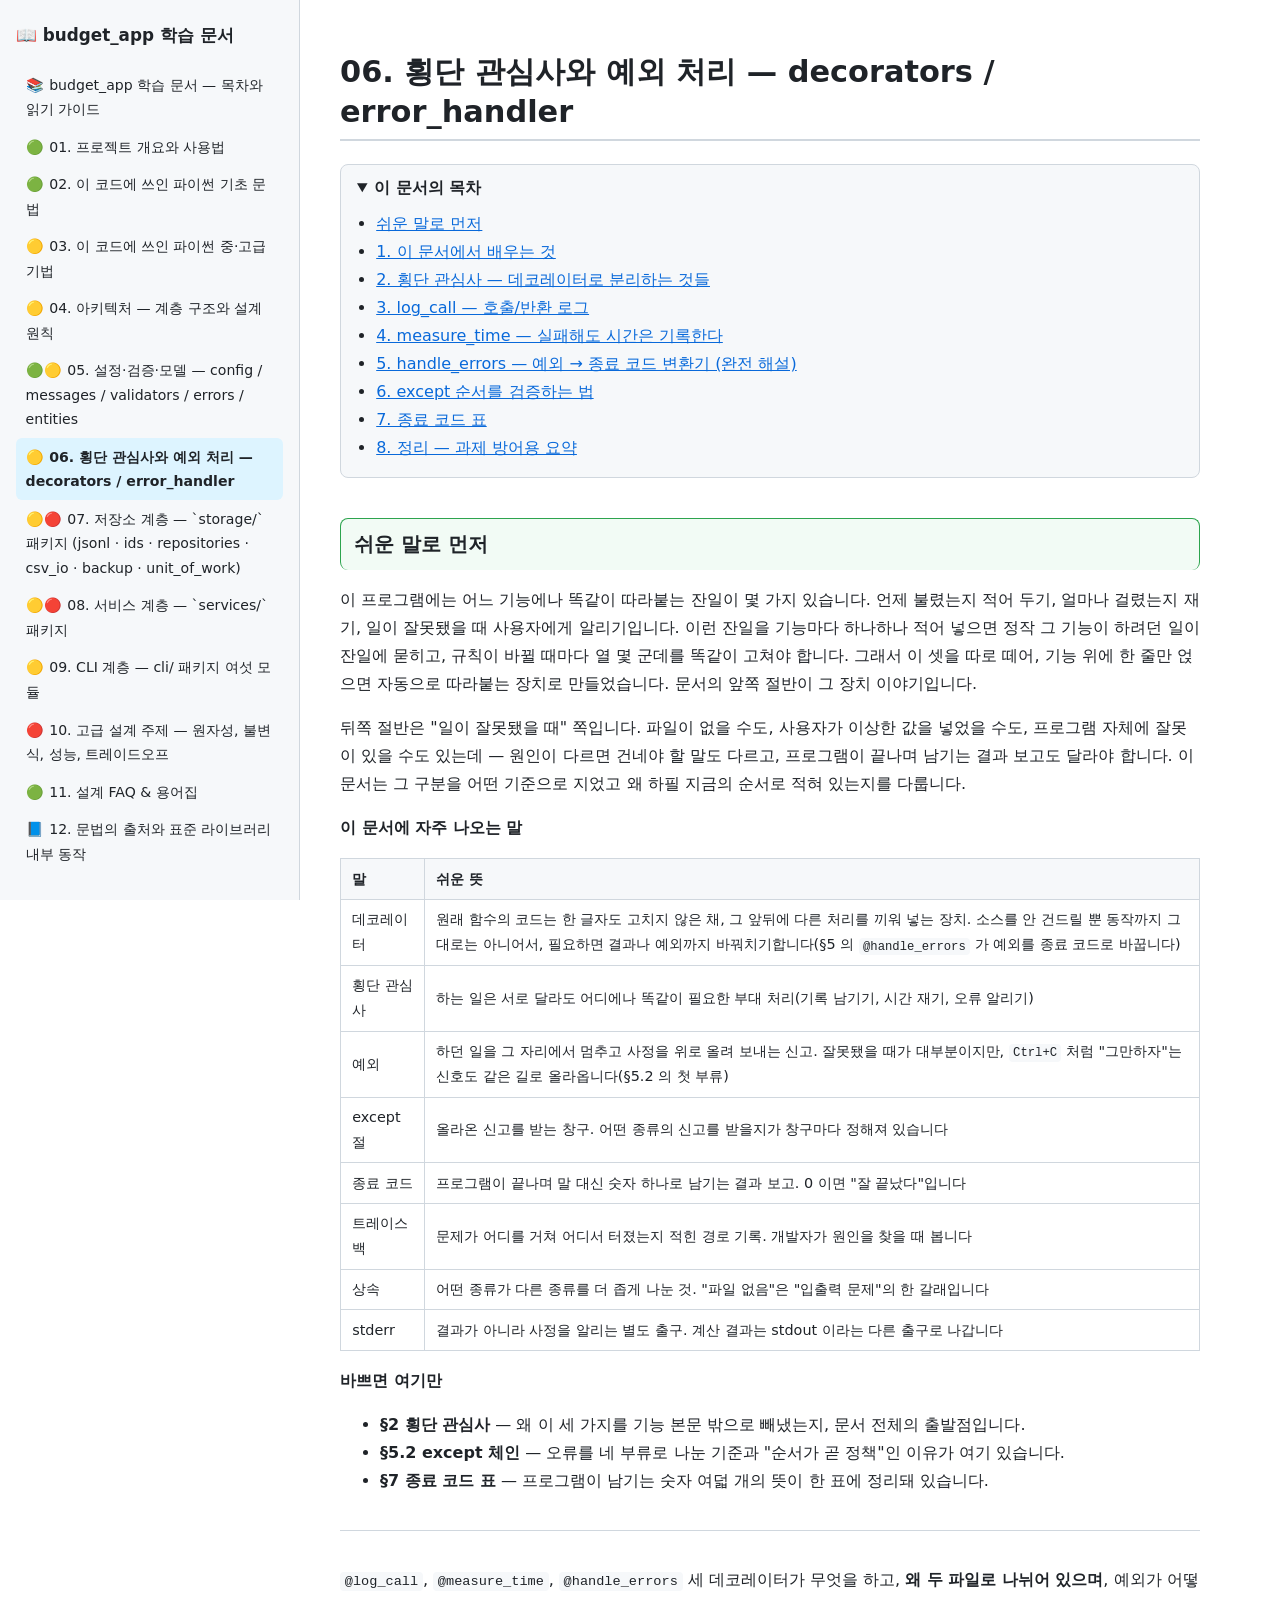
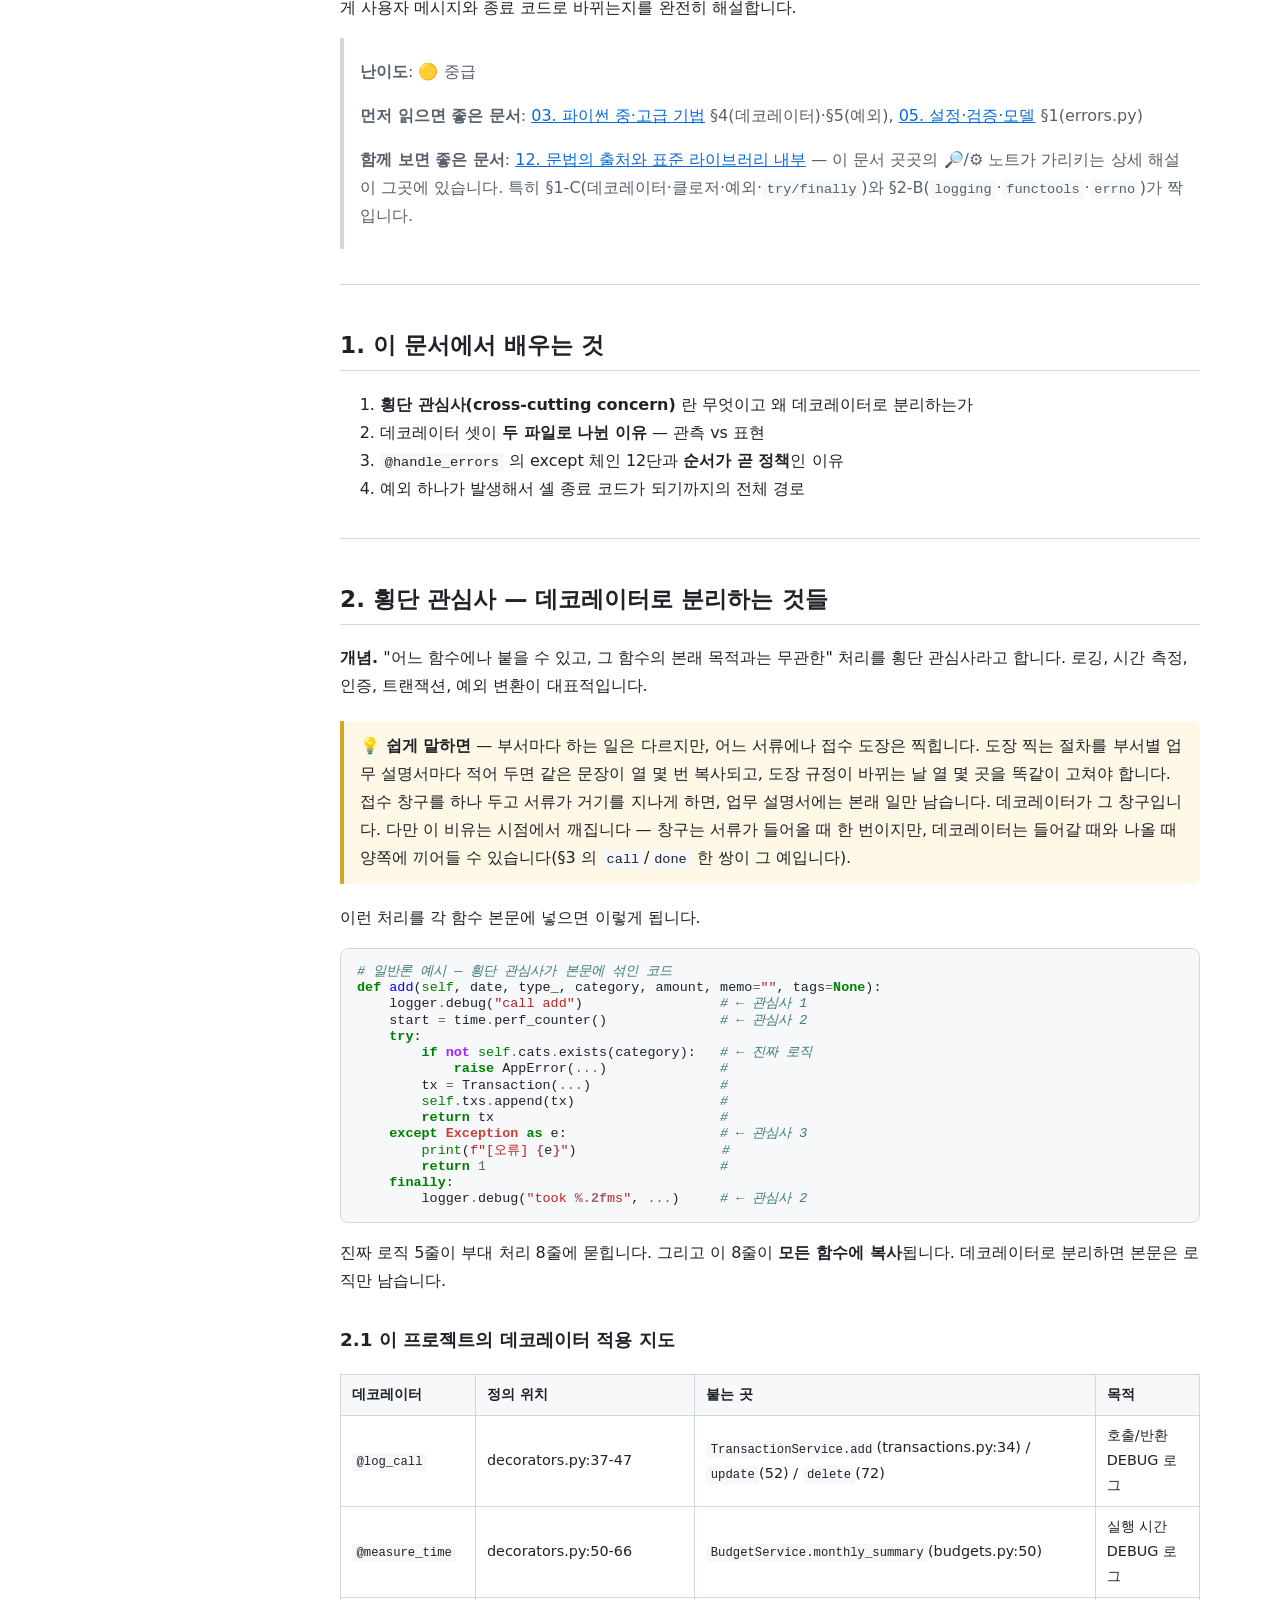
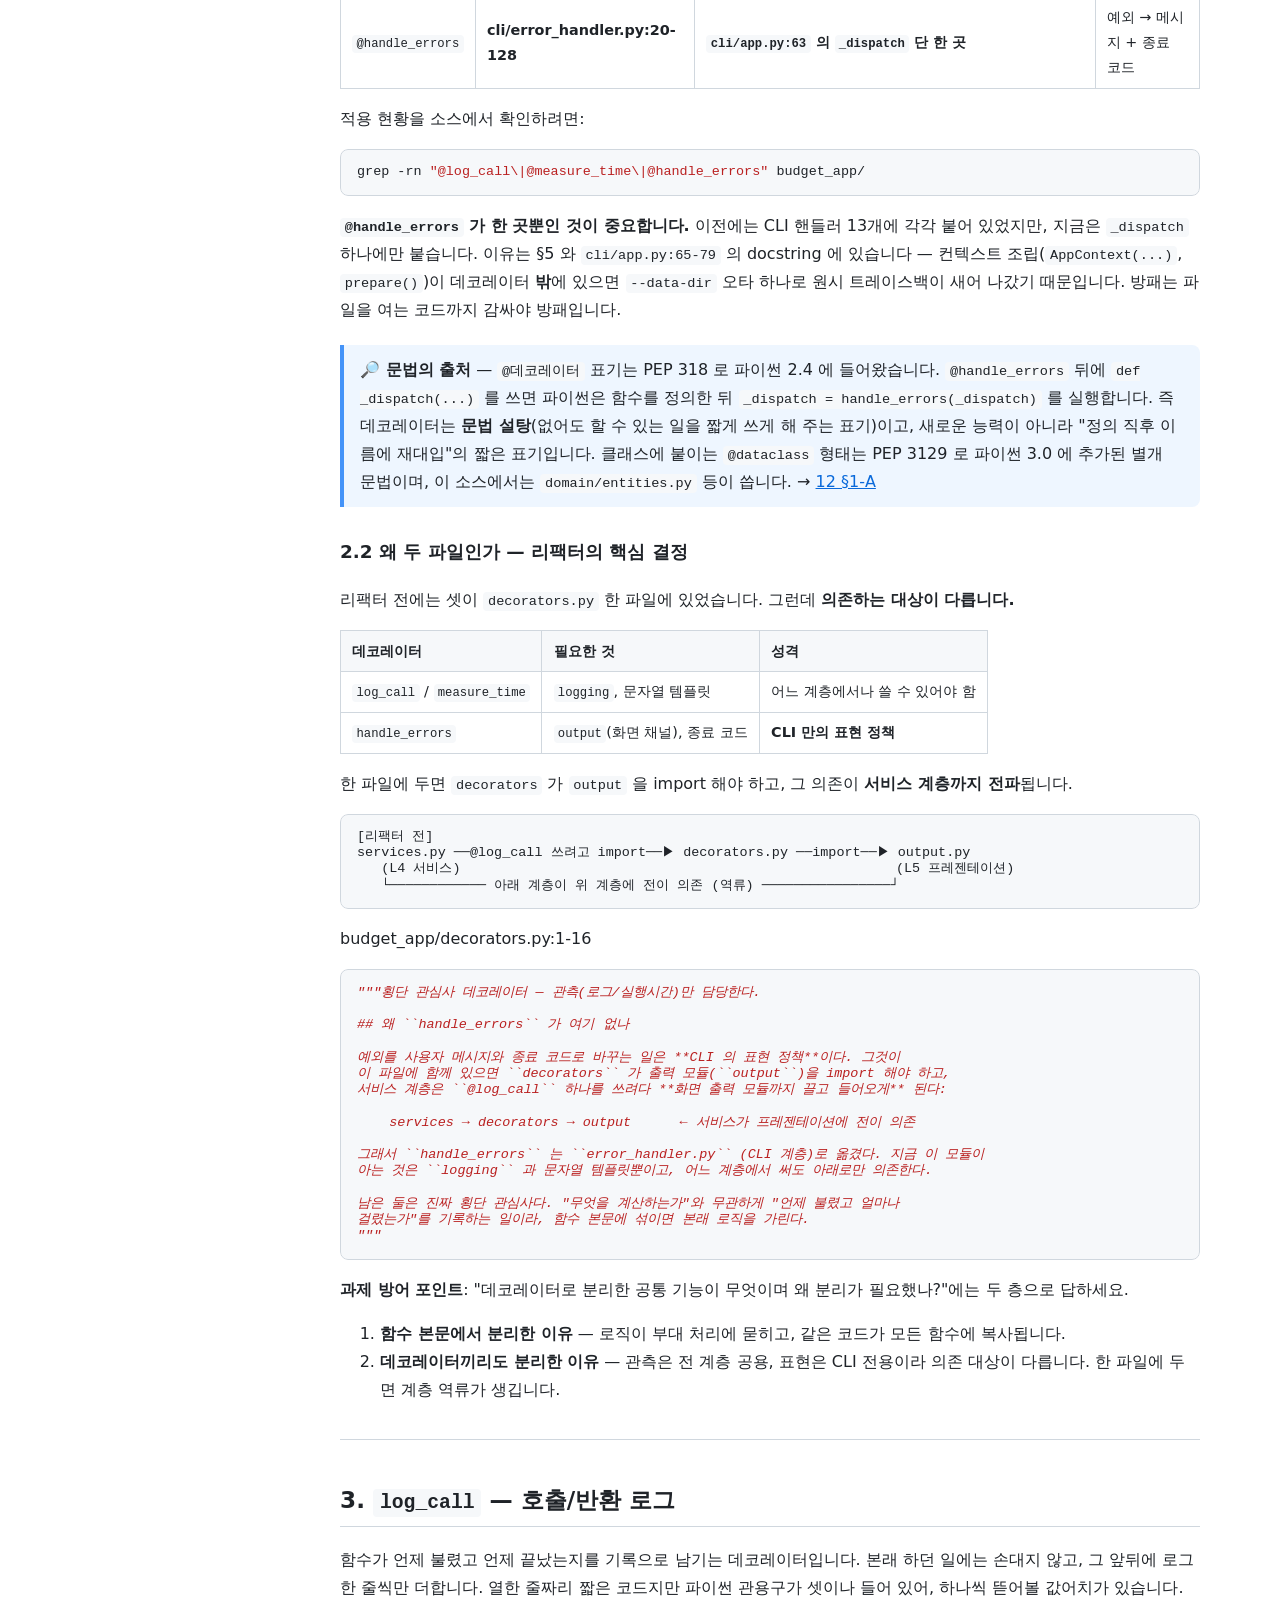
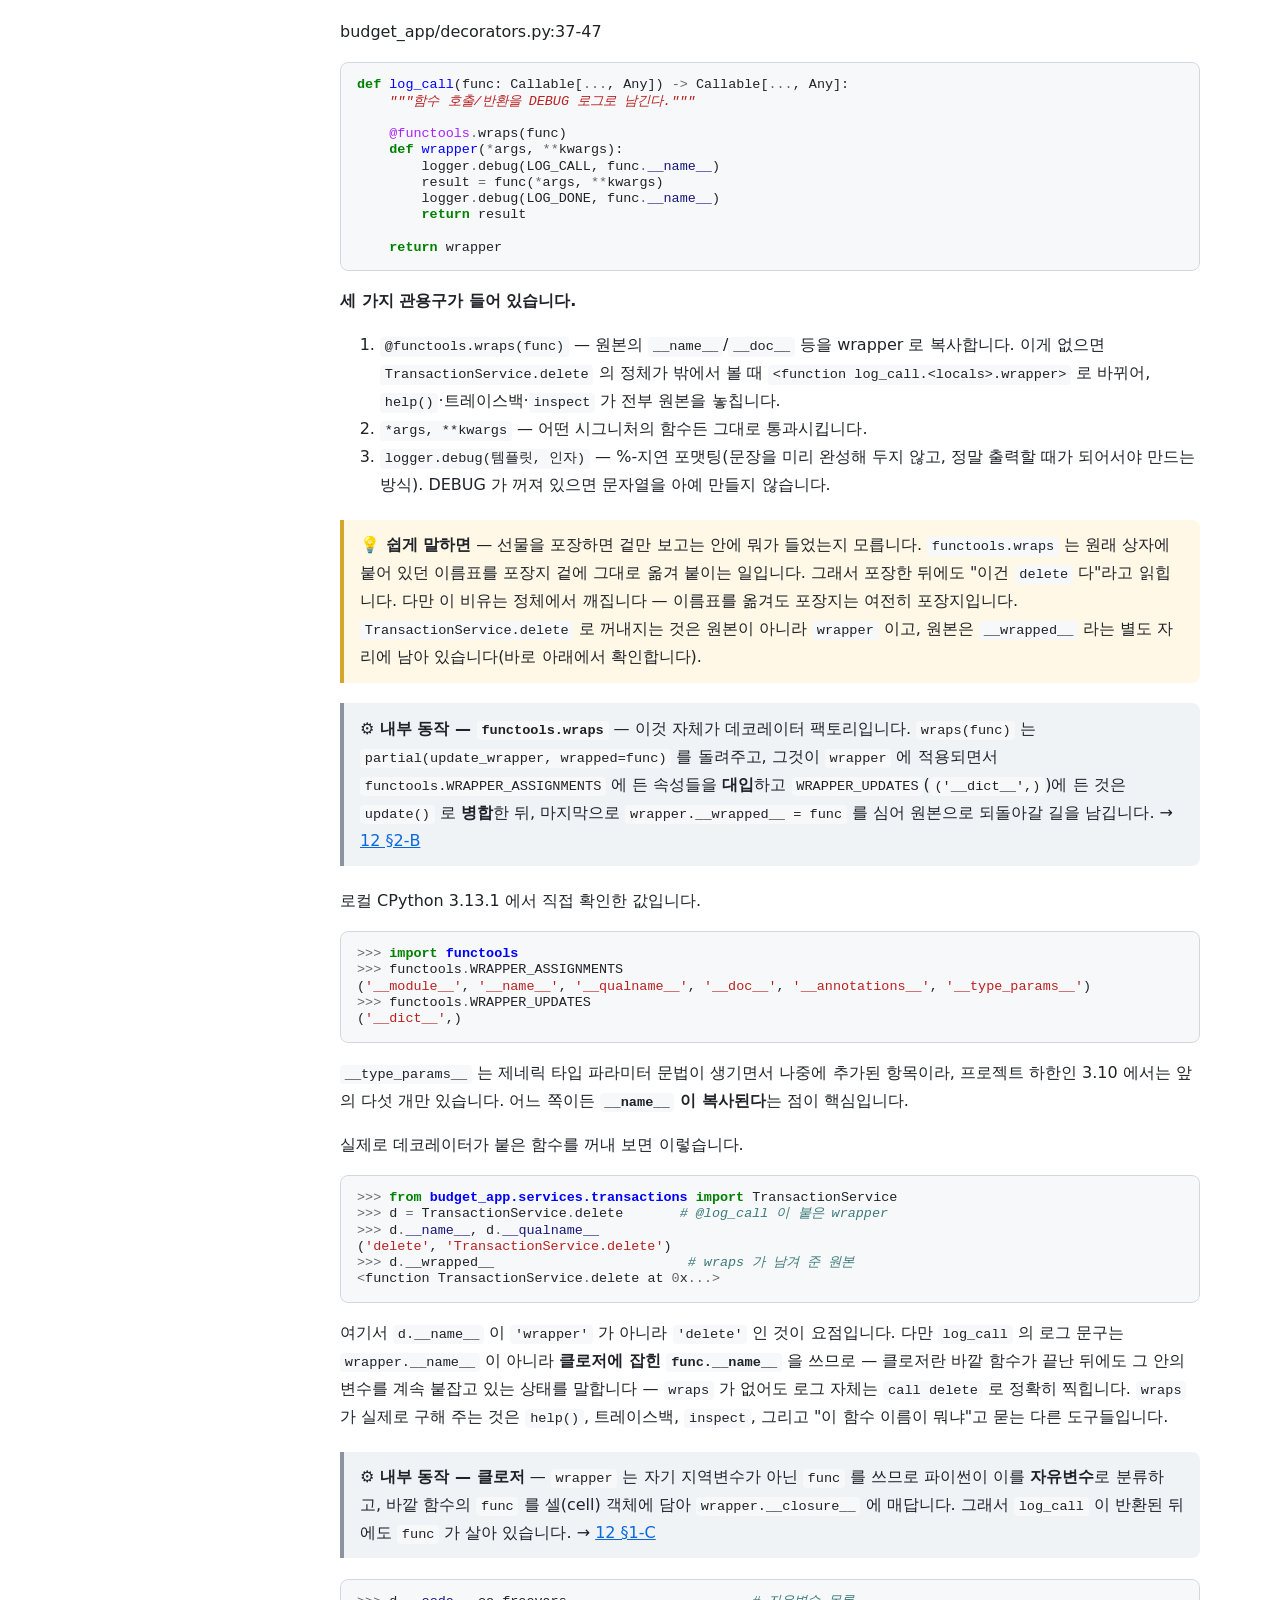
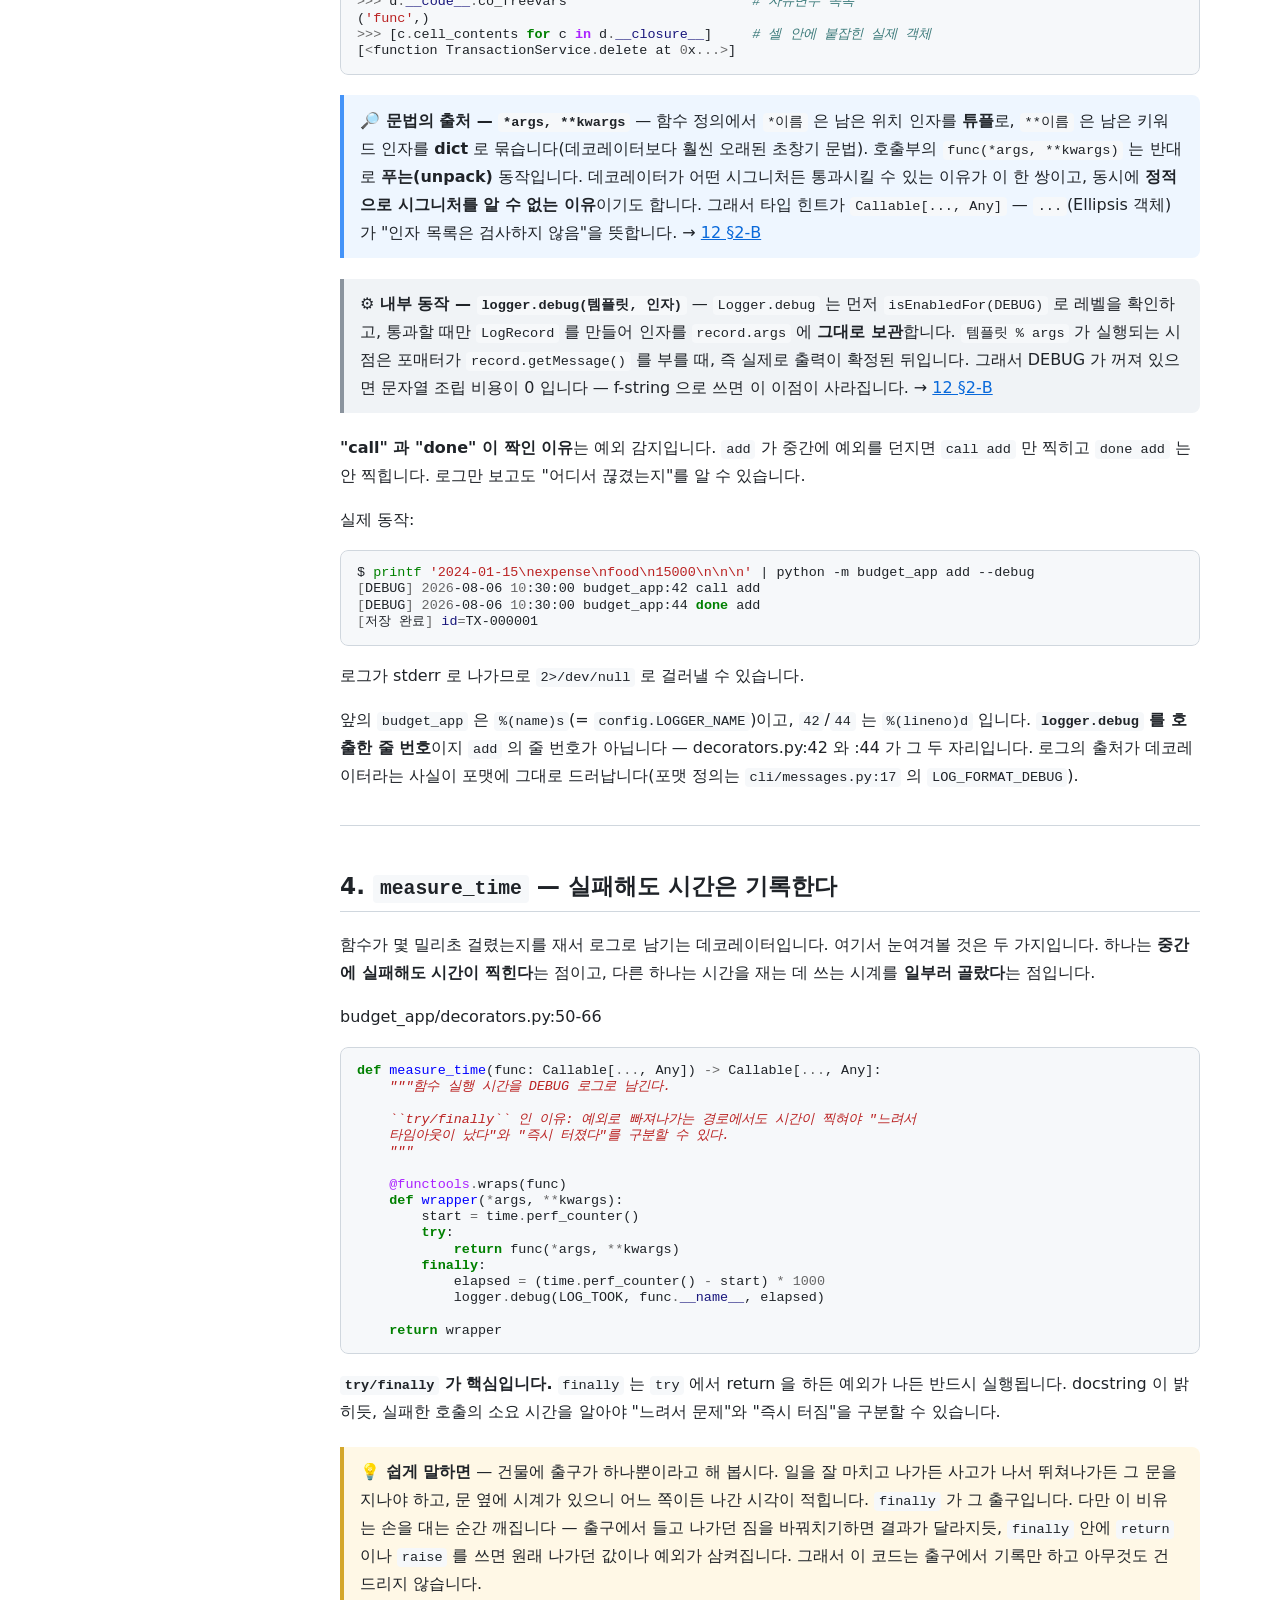
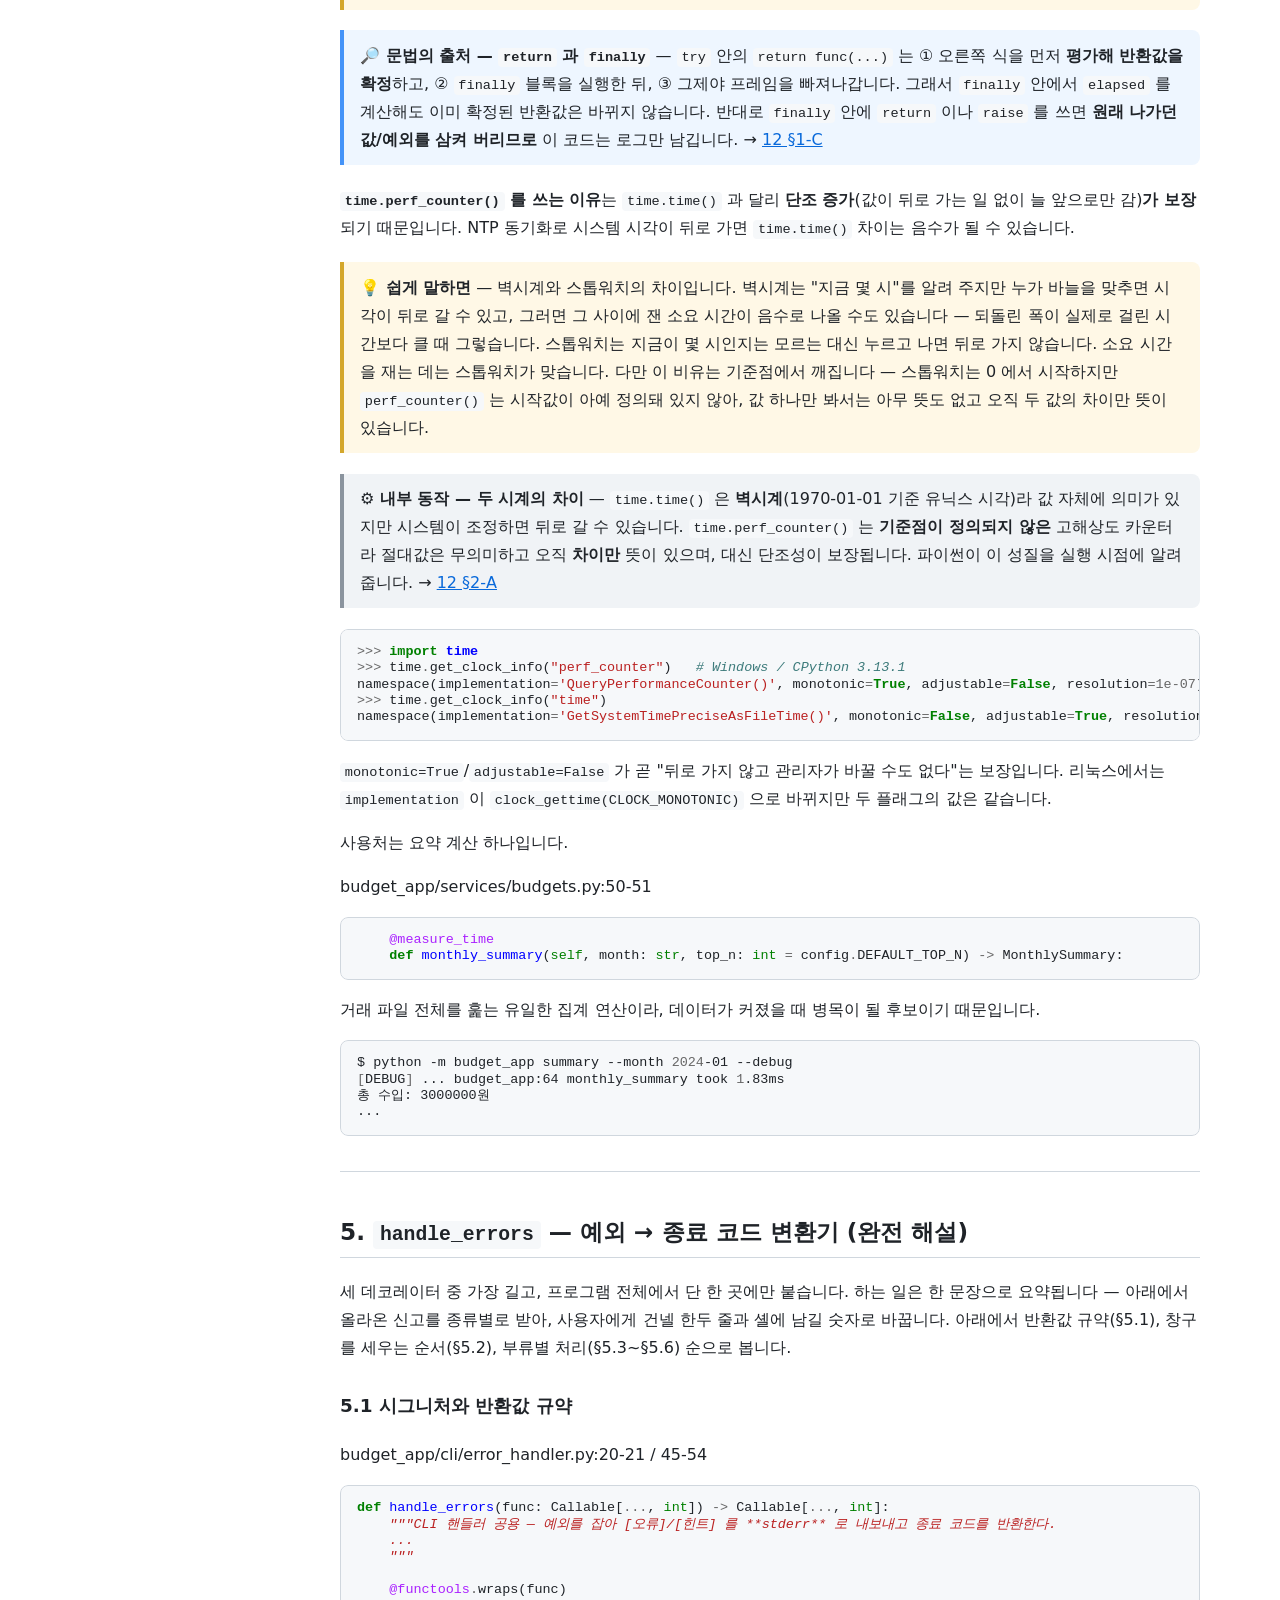
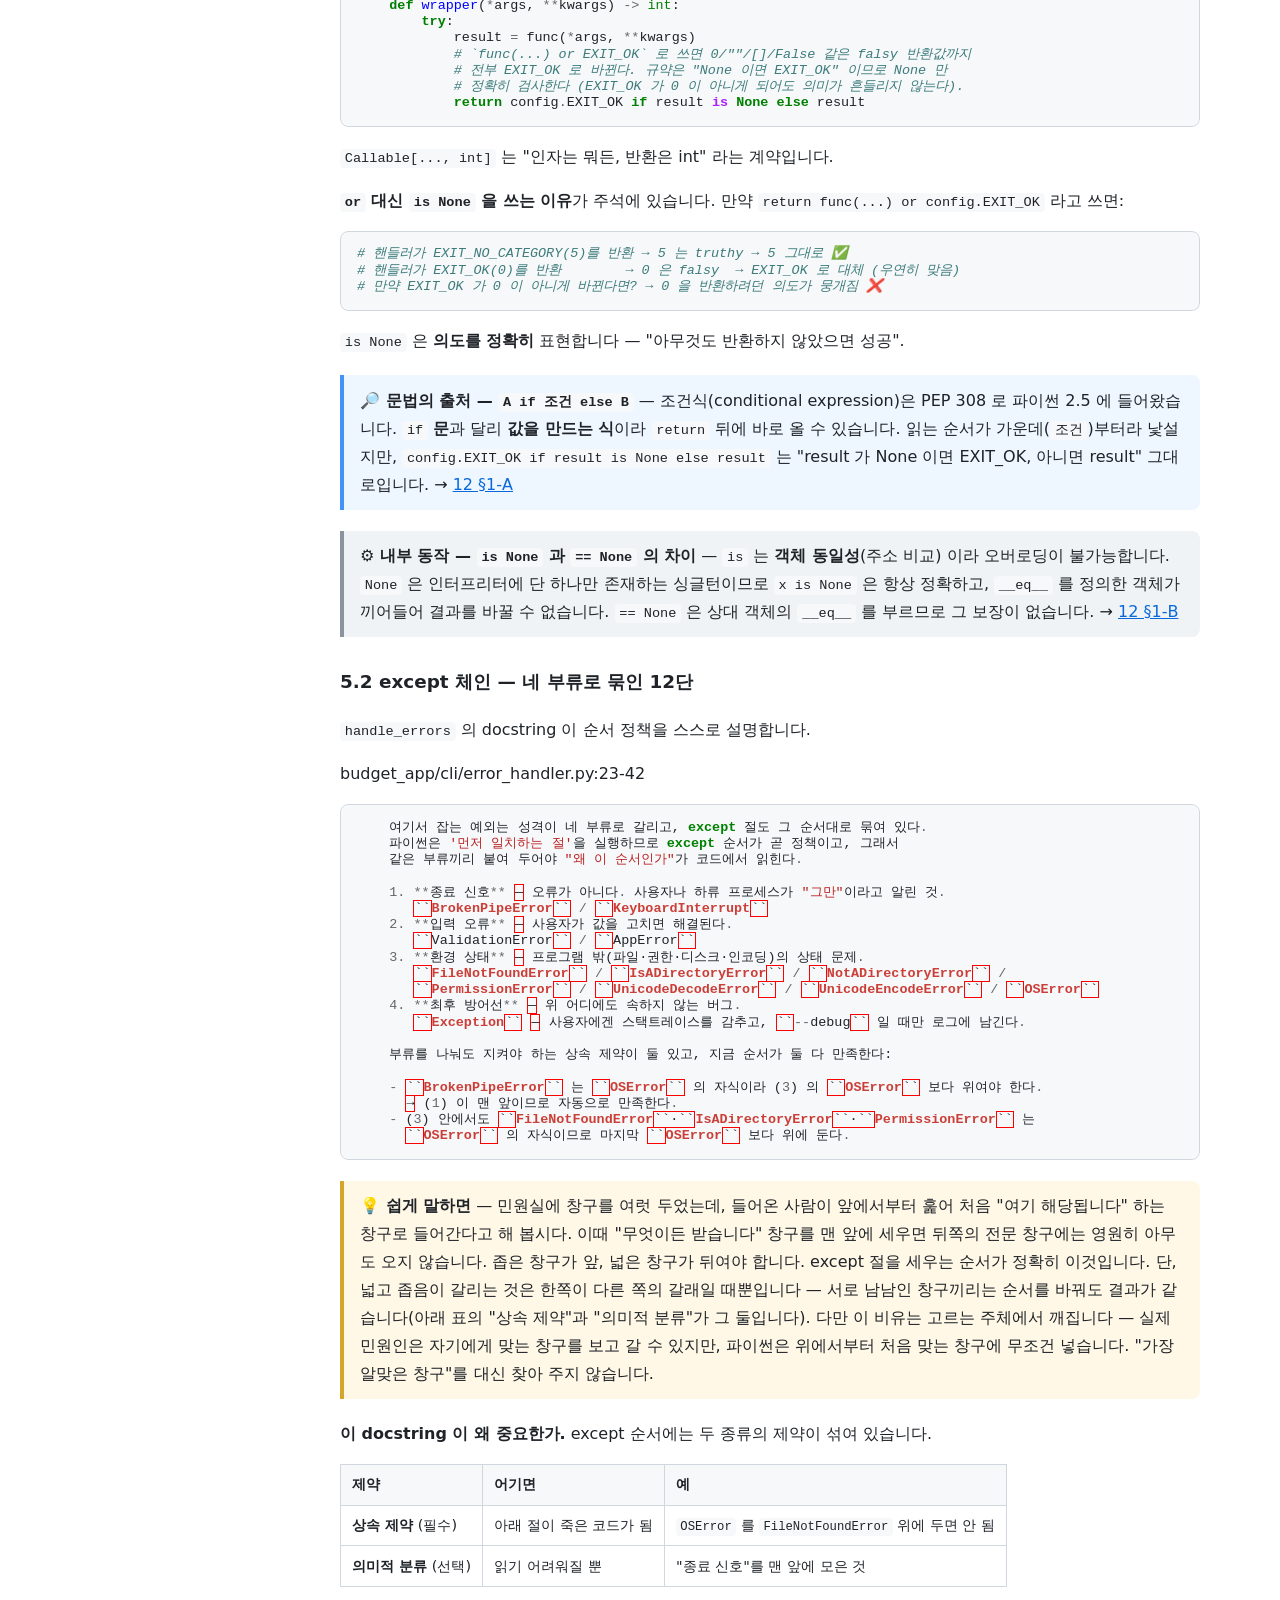
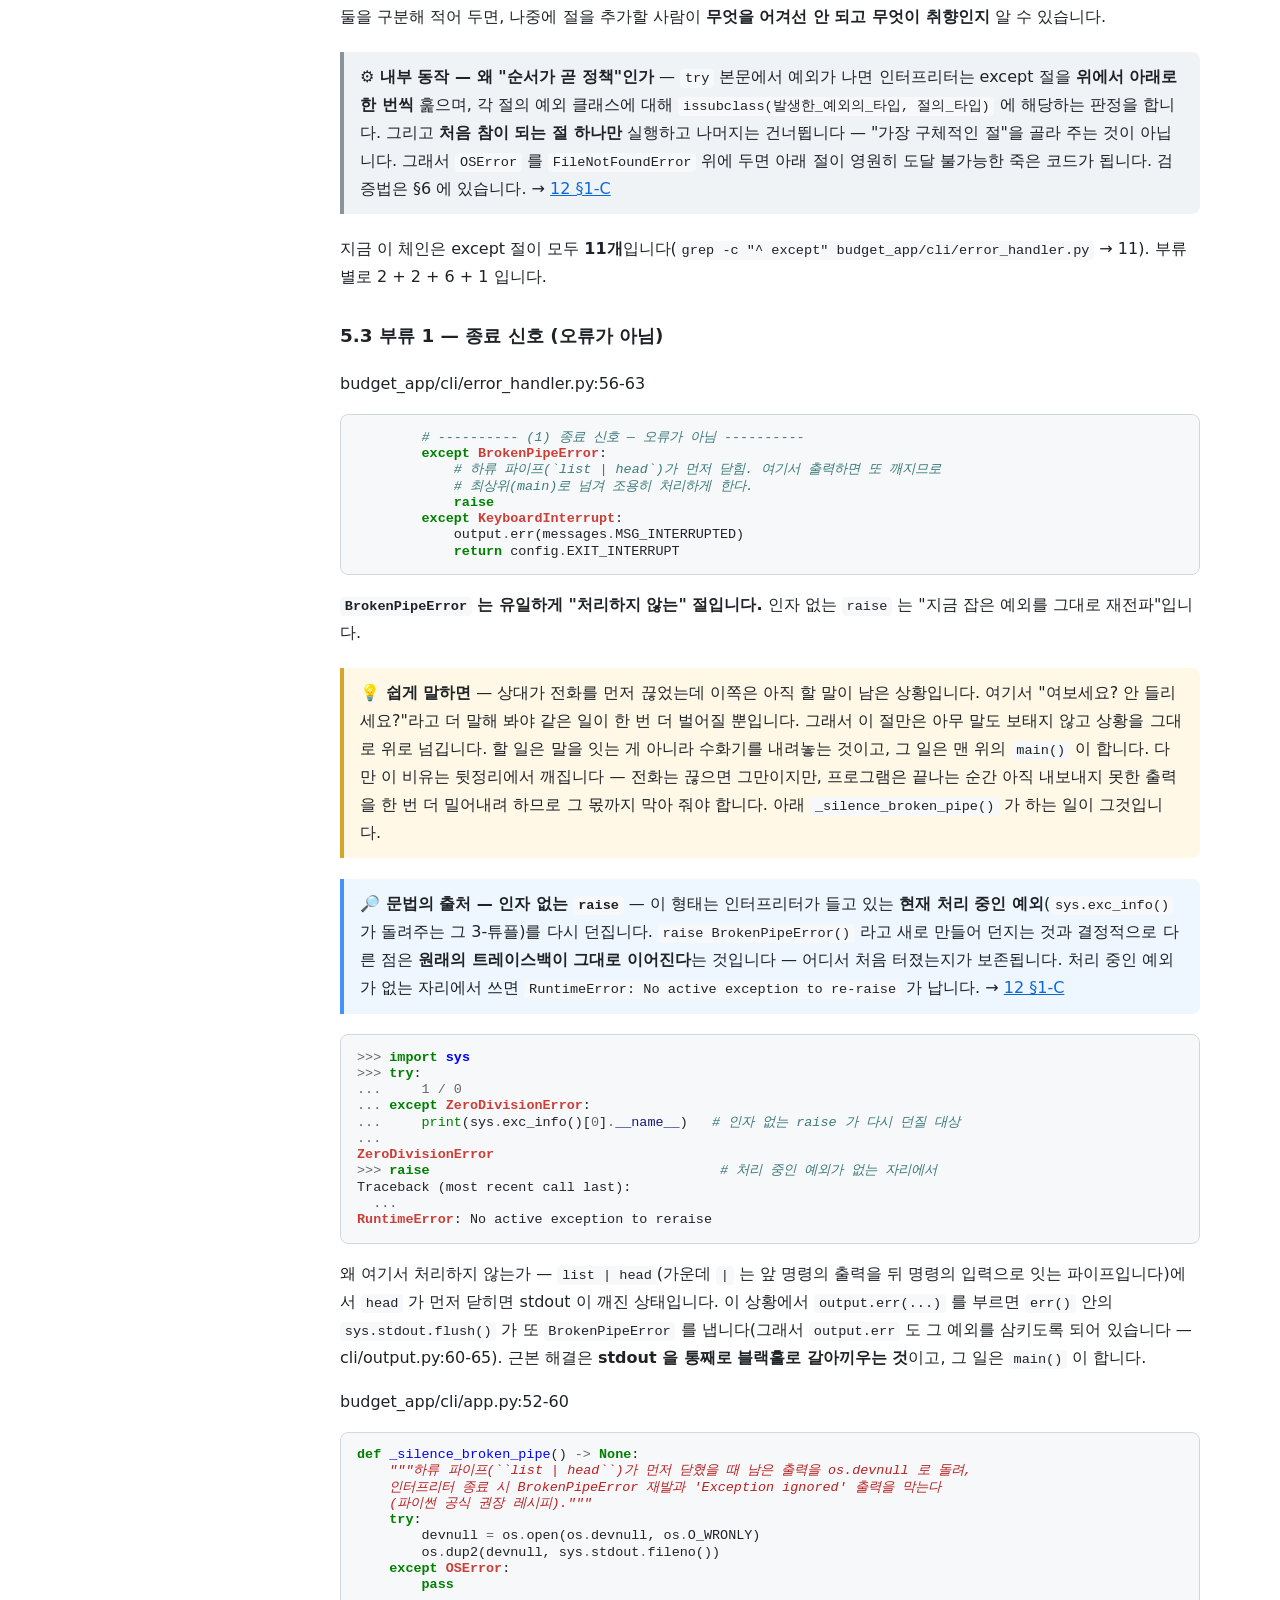
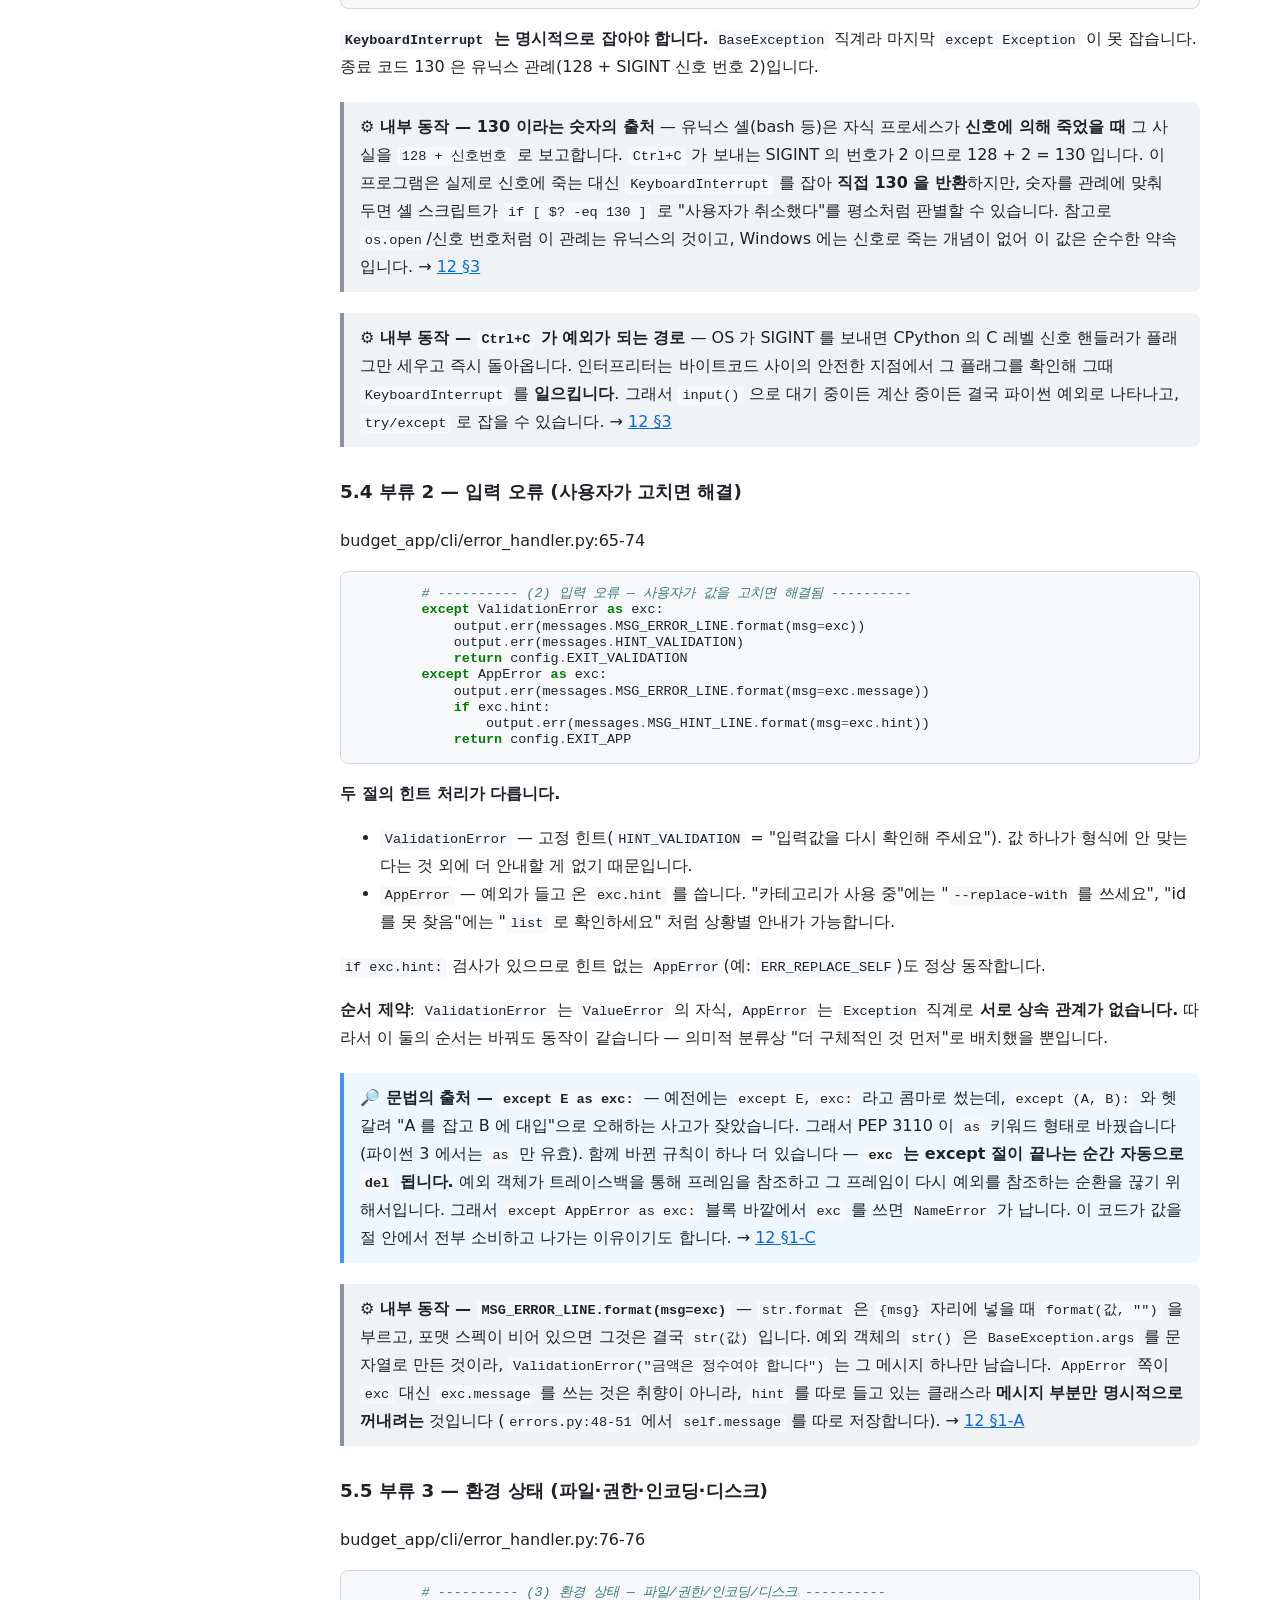
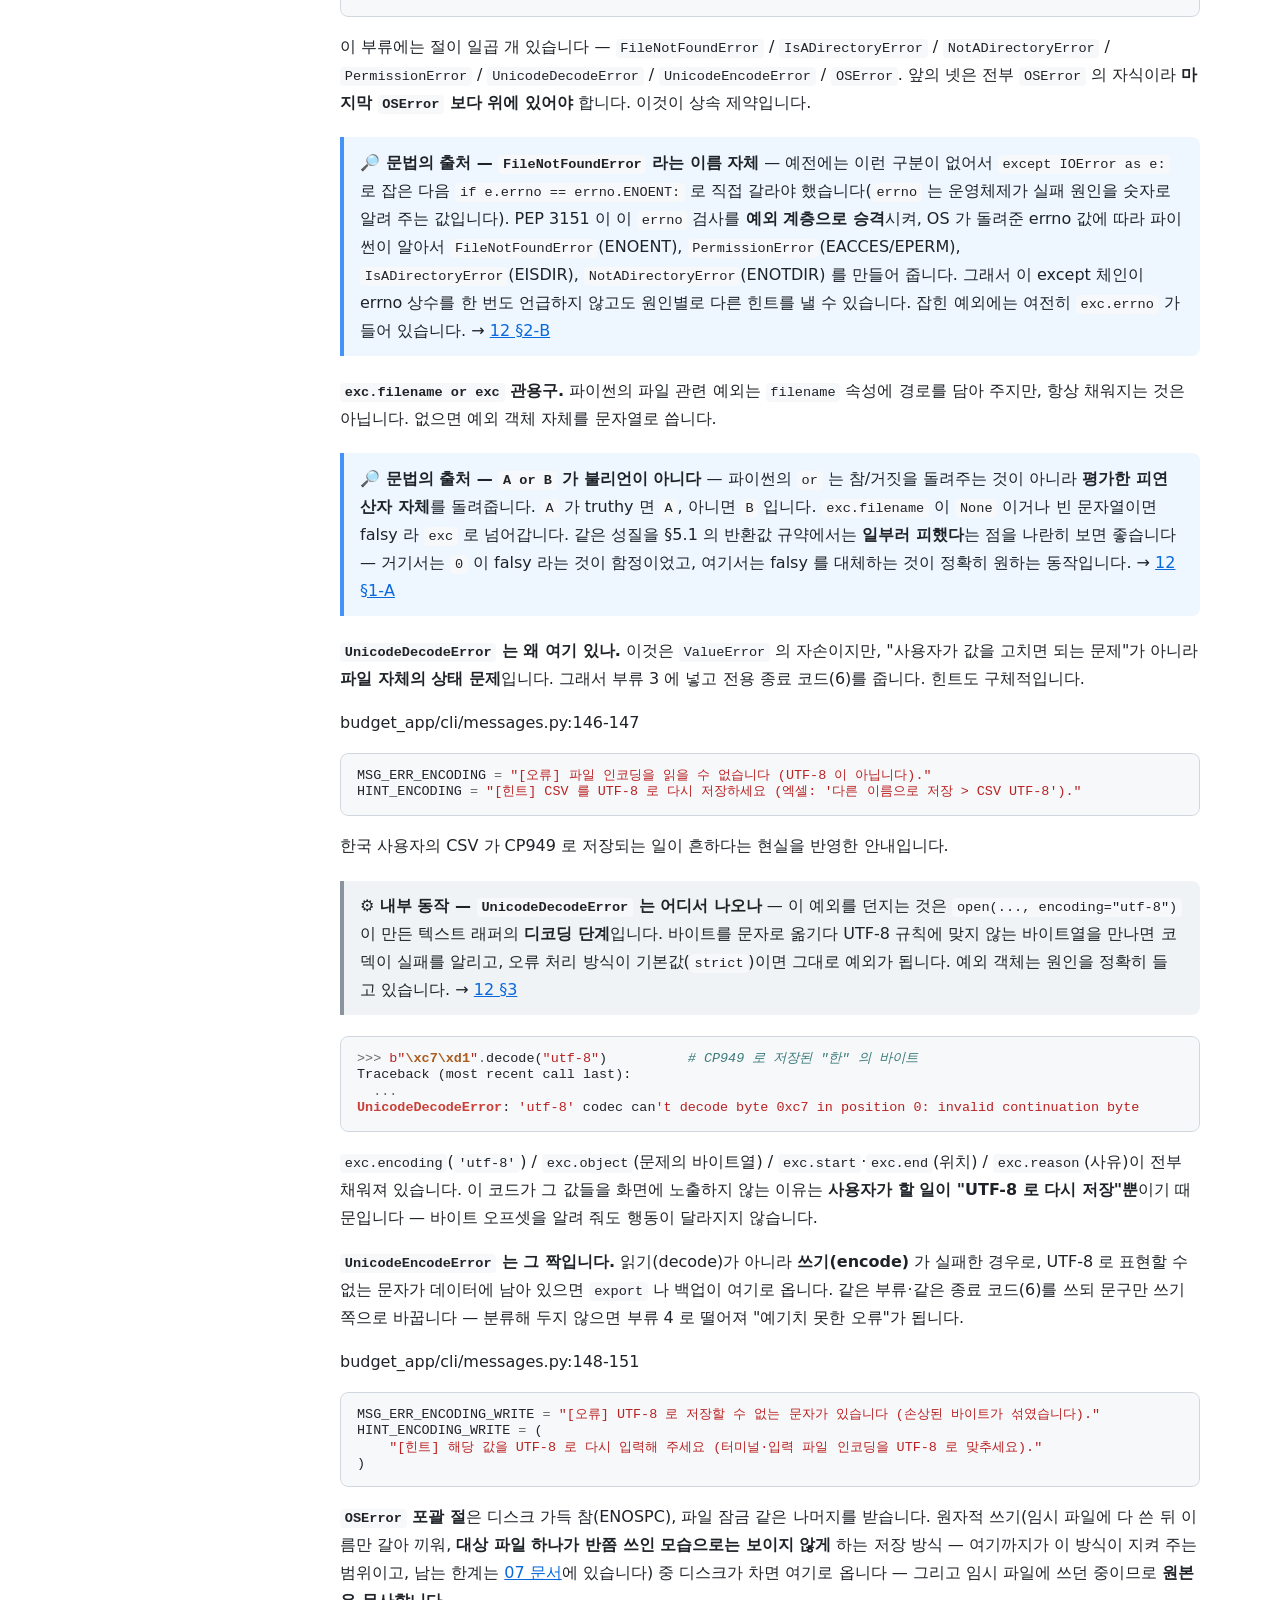
<file: docs/html/06-decorators.html>
<!DOCTYPE html>
<html lang="ko">
<head>
<meta charset="utf-8">
<meta name="viewport" content="width=device-width, initial-scale=1">
<title>06. 횡단 관심사와 예외 처리 — decorators / error_handler — budget_app 학습 문서</title>
<link rel="stylesheet" href="style.css">
</head>
<body>
<div class="layout">
<nav class="sidebar"><div class="brand"><a href="index.html">📖 budget_app 학습 문서</a></div><details class="nav" open><summary>목차</summary><ul class="navlist"><li><a href="index.html"><span class="badge">📚</span>budget_app 학습 문서 — 목차와 읽기 가이드</a></li><li><a href="01-overview.html"><span class="badge">🟢</span>01. 프로젝트 개요와 사용법</a></li><li><a href="02-python-basics.html"><span class="badge">🟢</span>02. 이 코드에 쓰인 파이썬 기초 문법</a></li><li><a href="03-python-advanced.html"><span class="badge">🟡</span>03. 이 코드에 쓰인 파이썬 중·고급 기법</a></li><li><a href="04-architecture.html"><span class="badge">🟡</span>04. 아키텍처 — 계층 구조와 설계 원칙</a></li><li><a href="05-config-and-models.html"><span class="badge">🟢🟡</span>05. 설정·검증·모델 — config / messages / validators / errors / entities</a></li><li><a href="06-decorators.html" class="current"><span class="badge">🟡</span>06. 횡단 관심사와 예외 처리 — decorators / error_handler</a></li><li><a href="07-repository.html"><span class="badge">🟡🔴</span>07. 저장소 계층 — `storage/` 패키지 (jsonl · ids · repositories · csv_io · backup · unit_of_work)</a></li><li><a href="08-services.html"><span class="badge">🟡🔴</span>08. 서비스 계층 — `services/` 패키지</a></li><li><a href="09-cli.html"><span class="badge">🟡</span>09. CLI 계층 — cli/ 패키지 여섯 모듈</a></li><li><a href="10-advanced-design.html"><span class="badge">🔴</span>10. 고급 설계 주제 — 원자성, 불변식, 성능, 트레이드오프</a></li><li><a href="11-faq-and-glossary.html"><span class="badge">🟢</span>11. 설계 FAQ &amp; 용어집</a></li><li><a href="12-syntax-and-stdlib.html"><span class="badge">📘</span>12. 문법의 출처와 표준 라이브러리 내부 동작</a></li></ul></details></nav>
<main>
<h1 id="06-횡단-관심사와-예외-처리-decorators-error_handler">06. 횡단 관심사와 예외 처리 — decorators / error_handler</h1>
<details class="page-toc" open><summary>이 문서의 목차</summary><ul><li><a href="#쉬운-말로-먼저">쉬운 말로 먼저</a></li><li><a href="#1-이-문서에서-배우는-것">1. 이 문서에서 배우는 것</a></li><li><a href="#2-횡단-관심사-데코레이터로-분리하는-것들">2. 횡단 관심사 — 데코레이터로 분리하는 것들</a></li><li><a href="#3-log_call-호출반환-로그">3. log_call — 호출/반환 로그</a></li><li><a href="#4-measure_time-실패해도-시간은-기록한다">4. measure_time — 실패해도 시간은 기록한다</a></li><li><a href="#5-handle_errors-예외-종료-코드-변환기-완전-해설">5. handle_errors — 예외 → 종료 코드 변환기 (완전 해설)</a></li><li><a href="#6-except-순서를-검증하는-법">6. except 순서를 검증하는 법</a></li><li><a href="#7-종료-코드-표">7. 종료 코드 표</a></li><li><a href="#8-정리-과제-방어용-요약">8. 정리 — 과제 방어용 요약</a></li></ul></details><h2 id="쉬운-말로-먼저">쉬운 말로 먼저</h2>
<p>이 프로그램에는 어느 기능에나 똑같이 따라붙는 잔일이 몇 가지 있습니다. 언제 불렸는지 적어 두기, 얼마나 걸렸는지 재기, 일이 잘못됐을 때 사용자에게 알리기입니다. 이런 잔일을 기능마다 하나하나 적어 넣으면 정작 그 기능이 하려던 일이 잔일에 묻히고, 규칙이 바뀔 때마다 열 몇 군데를 똑같이 고쳐야 합니다. 그래서 이 셋을 따로 떼어, 기능 위에 한 줄만 얹으면 자동으로 따라붙는 장치로 만들었습니다. 문서의 앞쪽 절반이 그 장치 이야기입니다.</p>
<p>뒤쪽 절반은 "일이 잘못됐을 때" 쪽입니다. 파일이 없을 수도, 사용자가 이상한 값을 넣었을 수도, 프로그램 자체에 잘못이 있을 수도 있는데 — 원인이 다르면 건네야 할 말도 다르고, 프로그램이 끝나며 남기는 결과 보고도 달라야 합니다. 이 문서는 그 구분을 어떤 기준으로 지었고 왜 하필 지금의 순서로 적혀 있는지를 다룹니다.</p>
<p><strong>이 문서에 자주 나오는 말</strong></p>
<div class="table-wrap"><table>
<thead>
<tr>
<th>말</th>
<th>쉬운 뜻</th>
</tr>
</thead>
<tbody>
<tr>
<td>데코레이터</td>
<td>원래 함수의 코드는 한 글자도 고치지 않은 채, 그 앞뒤에 다른 처리를 끼워 넣는 장치. 소스를 안 건드릴 뿐 동작까지 그대로는 아니어서, 필요하면 결과나 예외까지 바꿔치기합니다(§5 의 <code>@handle_errors</code> 가 예외를 종료 코드로 바꿉니다)</td>
</tr>
<tr>
<td>횡단 관심사</td>
<td>하는 일은 서로 달라도 어디에나 똑같이 필요한 부대 처리(기록 남기기, 시간 재기, 오류 알리기)</td>
</tr>
<tr>
<td>예외</td>
<td>하던 일을 그 자리에서 멈추고 사정을 위로 올려 보내는 신고. 잘못됐을 때가 대부분이지만, <code>Ctrl+C</code> 처럼 "그만하자"는 신호도 같은 길로 올라옵니다(§5.2 의 첫 부류)</td>
</tr>
<tr>
<td>except 절</td>
<td>올라온 신고를 받는 창구. 어떤 종류의 신고를 받을지가 창구마다 정해져 있습니다</td>
</tr>
<tr>
<td>종료 코드</td>
<td>프로그램이 끝나며 말 대신 숫자 하나로 남기는 결과 보고. 0 이면 "잘 끝났다"입니다</td>
</tr>
<tr>
<td>트레이스백</td>
<td>문제가 어디를 거쳐 어디서 터졌는지 적힌 경로 기록. 개발자가 원인을 찾을 때 봅니다</td>
</tr>
<tr>
<td>상속</td>
<td>어떤 종류가 다른 종류를 더 좁게 나눈 것. "파일 없음"은 "입출력 문제"의 한 갈래입니다</td>
</tr>
<tr>
<td>stderr</td>
<td>결과가 아니라 사정을 알리는 별도 출구. 계산 결과는 stdout 이라는 다른 출구로 나갑니다</td>
</tr>
</tbody>
</table></div>
<p><strong>바쁘면 여기만</strong></p>
<ul>
<li><strong>§2 횡단 관심사</strong> — 왜 이 세 가지를 기능 본문 밖으로 빼냈는지, 문서 전체의 출발점입니다.</li>
<li><strong>§5.2 except 체인</strong> — 오류를 네 부류로 나눈 기준과 "순서가 곧 정책"인 이유가 여기 있습니다.</li>
<li><strong>§7 종료 코드 표</strong> — 프로그램이 남기는 숫자 여덟 개의 뜻이 한 표에 정리돼 있습니다.</li>
</ul>
<hr>
<p><code>@log_call</code>, <code>@measure_time</code>, <code>@handle_errors</code> 세 데코레이터가 무엇을 하고, <strong>왜 두 파일로 나뉘어 있으며</strong>, 예외가 어떻게 사용자 메시지와 종료 코드로 바뀌는지를 완전히 해설합니다.</p>
<blockquote>
<p><strong>난이도</strong>: 🟡 중급</p>
<p><strong>먼저 읽으면 좋은 문서</strong>: <a href="03-python-advanced.html">03. 파이썬 중·고급 기법</a> §4(데코레이터)·§5(예외), <a href="05-config-and-models.html">05. 설정·검증·모델</a> §1(errors.py)</p>
<p><strong>함께 보면 좋은 문서</strong>: <a href="12-syntax-and-stdlib.html">12. 문법의 출처와 표준 라이브러리 내부</a> — 이 문서 곳곳의 🔎/⚙️ 노트가 가리키는 상세 해설이 그곳에 있습니다. 특히 §1-C(데코레이터·클로저·예외·<code>try/finally</code>)와 §2-B(<code>logging</code>·<code>functools</code>·<code>errno</code>)가 짝입니다.</p>
</blockquote>
<hr>
<h2 id="1-이-문서에서-배우는-것">1. 이 문서에서 배우는 것</h2>
<ol>
<li><strong>횡단 관심사(cross-cutting concern)</strong> 란 무엇이고 왜 데코레이터로 분리하는가</li>
<li>데코레이터 셋이 <strong>두 파일로 나뉜 이유</strong> — 관측 vs 표현</li>
<li><code>@handle_errors</code> 의 except 체인 12단과 <strong>순서가 곧 정책</strong>인 이유</li>
<li>예외 하나가 발생해서 셸 종료 코드가 되기까지의 전체 경로</li>
</ol>
<hr>
<h2 id="2-횡단-관심사-데코레이터로-분리하는-것들">2. 횡단 관심사 — 데코레이터로 분리하는 것들</h2>
<p><strong>개념.</strong> "어느 함수에나 붙을 수 있고, 그 함수의 본래 목적과는 무관한" 처리를 횡단 관심사라고 합니다. 로깅, 시간 측정, 인증, 트랜잭션, 예외 변환이 대표적입니다.</p>
<blockquote class="callout tip"><p><strong>💡 쉽게 말하면</strong> — 부서마다 하는 일은 다르지만, 어느 서류에나 접수 도장은 찍힙니다.
도장 찍는 절차를 부서별 업무 설명서마다 적어 두면 같은 문장이 열 몇 번 복사되고,
도장 규정이 바뀌는 날 열 몇 곳을 똑같이 고쳐야 합니다. 접수 창구를 하나 두고 서류가
거기를 지나게 하면, 업무 설명서에는 본래 일만 남습니다. 데코레이터가 그 창구입니다.
다만 이 비유는 시점에서 깨집니다 — 창구는 서류가 들어올 때 한 번이지만, 데코레이터는
들어갈 때와 나올 때 양쪽에 끼어들 수 있습니다(§3 의 <code>call</code>/<code>done</code> 한 쌍이 그 예입니다).</p>
</blockquote>
<p>이런 처리를 각 함수 본문에 넣으면 이렇게 됩니다.</p>
<div class="codehilite"><pre><span></span><code><span class="c1"># 일반론 예시 — 횡단 관심사가 본문에 섞인 코드</span>
<span class="k">def</span><span class="w"> </span><span class="nf">add</span><span class="p">(</span><span class="bp">self</span><span class="p">,</span> <span class="n">date</span><span class="p">,</span> <span class="n">type_</span><span class="p">,</span> <span class="n">category</span><span class="p">,</span> <span class="n">amount</span><span class="p">,</span> <span class="n">memo</span><span class="o">=</span><span class="s2">""</span><span class="p">,</span> <span class="n">tags</span><span class="o">=</span><span class="kc">None</span><span class="p">):</span>
    <span class="n">logger</span><span class="o">.</span><span class="n">debug</span><span class="p">(</span><span class="s2">"call add"</span><span class="p">)</span>                 <span class="c1"># ← 관심사 1</span>
    <span class="n">start</span> <span class="o">=</span> <span class="n">time</span><span class="o">.</span><span class="n">perf_counter</span><span class="p">()</span>              <span class="c1"># ← 관심사 2</span>
    <span class="k">try</span><span class="p">:</span>
        <span class="k">if</span> <span class="ow">not</span> <span class="bp">self</span><span class="o">.</span><span class="n">cats</span><span class="o">.</span><span class="n">exists</span><span class="p">(</span><span class="n">category</span><span class="p">):</span>   <span class="c1"># ← 진짜 로직</span>
            <span class="k">raise</span> <span class="n">AppError</span><span class="p">(</span><span class="o">...</span><span class="p">)</span>              <span class="c1">#</span>
        <span class="n">tx</span> <span class="o">=</span> <span class="n">Transaction</span><span class="p">(</span><span class="o">...</span><span class="p">)</span>                <span class="c1">#</span>
        <span class="bp">self</span><span class="o">.</span><span class="n">txs</span><span class="o">.</span><span class="n">append</span><span class="p">(</span><span class="n">tx</span><span class="p">)</span>                  <span class="c1">#</span>
        <span class="k">return</span> <span class="n">tx</span>                            <span class="c1">#</span>
    <span class="k">except</span> <span class="ne">Exception</span> <span class="k">as</span> <span class="n">e</span><span class="p">:</span>                   <span class="c1"># ← 관심사 3</span>
        <span class="nb">print</span><span class="p">(</span><span class="sa">f</span><span class="s2">"[오류] </span><span class="si">{</span><span class="n">e</span><span class="si">}</span><span class="s2">"</span><span class="p">)</span>                  <span class="c1">#</span>
        <span class="k">return</span> <span class="mi">1</span>                             <span class="c1">#</span>
    <span class="k">finally</span><span class="p">:</span>
        <span class="n">logger</span><span class="o">.</span><span class="n">debug</span><span class="p">(</span><span class="s2">"took </span><span class="si">%.2f</span><span class="s2">ms"</span><span class="p">,</span> <span class="o">...</span><span class="p">)</span>     <span class="c1"># ← 관심사 2</span>
</code></pre></div>

<p>진짜 로직 5줄이 부대 처리 8줄에 묻힙니다. 그리고 이 8줄이 <strong>모든 함수에 복사</strong>됩니다. 데코레이터로 분리하면 본문은 로직만 남습니다.</p>
<h3 id="21-이-프로젝트의-데코레이터-적용-지도">2.1 이 프로젝트의 데코레이터 적용 지도</h3>
<div class="table-wrap"><table>
<thead>
<tr>
<th>데코레이터</th>
<th>정의 위치</th>
<th>붙는 곳</th>
<th>목적</th>
</tr>
</thead>
<tbody>
<tr>
<td><code>@log_call</code></td>
<td>decorators.py:37-47</td>
<td><code>TransactionService.add</code>(transactions.py:34) / <code>update</code>(52) / <code>delete</code>(72)</td>
<td>호출/반환 DEBUG 로그</td>
</tr>
<tr>
<td><code>@measure_time</code></td>
<td>decorators.py:50-66</td>
<td><code>BudgetService.monthly_summary</code>(budgets.py:50)</td>
<td>실행 시간 DEBUG 로그</td>
</tr>
<tr>
<td><code>@handle_errors</code></td>
<td><strong>cli/error_handler.py:20-128</strong></td>
<td><strong><code>cli/app.py:63</code> 의 <code>_dispatch</code> 단 한 곳</strong></td>
<td>예외 → 메시지 + 종료 코드</td>
</tr>
</tbody>
</table></div>
<p>적용 현황을 소스에서 확인하려면:</p>
<div class="codehilite"><pre><span></span><code>grep<span class="w"> </span>-rn<span class="w"> </span><span class="s2">"@log_call\|@measure_time\|@handle_errors"</span><span class="w"> </span>budget_app/
</code></pre></div>

<p><strong><code>@handle_errors</code> 가 한 곳뿐인 것이 중요합니다.</strong> 이전에는 CLI 핸들러 13개에 각각 붙어 있었지만, 지금은 <code>_dispatch</code> 하나에만 붙습니다. 이유는 §5 와 <code>cli/app.py:65-79</code> 의 docstring 에 있습니다 — 컨텍스트 조립(<code>AppContext(...)</code>, <code>prepare()</code>)이 데코레이터 <strong>밖</strong>에 있으면 <code>--data-dir</code> 오타 하나로 원시 트레이스백이 새어 나갔기 때문입니다. 방패는 파일을 여는 코드까지 감싸야 방패입니다.</p>
<blockquote class="callout origin"><p><strong>🔎 문법의 출처</strong> — <code>@데코레이터</code> 표기는 PEP 318 로 파이썬 2.4 에 들어왔습니다.
<code>@handle_errors</code> 뒤에 <code>def _dispatch(...)</code> 를 쓰면 파이썬은 함수를 정의한 뒤
<code>_dispatch = handle_errors(_dispatch)</code> 를 실행합니다. 즉 데코레이터는 <strong>문법 설탕</strong>(없어도
할 수 있는 일을 짧게 쓰게 해 주는 표기)이고,
새로운 능력이 아니라 "정의 직후 이름에 재대입"의 짧은 표기입니다.
클래스에 붙이는 <code>@dataclass</code> 형태는 PEP 3129 로 파이썬 3.0 에 추가된 별개 문법이며,
이 소스에서는 <code>domain/entities.py</code> 등이 씁니다. → <a href="12-syntax-and-stdlib.html">12 §1-A</a></p>
</blockquote>
<h3 id="22-왜-두-파일인가-리팩터의-핵심-결정">2.2 왜 두 파일인가 — 리팩터의 핵심 결정</h3>
<p>리팩터 전에는 셋이 <code>decorators.py</code> 한 파일에 있었습니다. 그런데 <strong>의존하는 대상이 다릅니다.</strong></p>
<div class="table-wrap"><table>
<thead>
<tr>
<th>데코레이터</th>
<th>필요한 것</th>
<th>성격</th>
</tr>
</thead>
<tbody>
<tr>
<td><code>log_call</code> / <code>measure_time</code></td>
<td><code>logging</code>, 문자열 템플릿</td>
<td>어느 계층에서나 쓸 수 있어야 함</td>
</tr>
<tr>
<td><code>handle_errors</code></td>
<td><code>output</code>(화면 채널), 종료 코드</td>
<td><strong>CLI 만의 표현 정책</strong></td>
</tr>
</tbody>
</table></div>
<p>한 파일에 두면 <code>decorators</code> 가 <code>output</code> 을 import 해야 하고, 그 의존이 <strong>서비스 계층까지 전파</strong>됩니다.</p>
<div class="codehilite"><pre><span></span><code>[리팩터 전]
services.py ──@log_call 쓰려고 import──▶ decorators.py ──import──▶ output.py
   (L4 서비스)                                                      (L5 프레젠테이션)
   └──────────── 아래 계층이 위 계층에 전이 의존 (역류) ────────────────┘
</code></pre></div>

<p>budget_app/decorators.py:1-16</p>
<div class="codehilite"><pre><span></span><code><span class="sd">"""횡단 관심사 데코레이터 — 관측(로그/실행시간)만 담당한다.</span>

<span class="sd">## 왜 ``handle_errors`` 가 여기 없나</span>

<span class="sd">예외를 사용자 메시지와 종료 코드로 바꾸는 일은 **CLI 의 표현 정책**이다. 그것이</span>
<span class="sd">이 파일에 함께 있으면 ``decorators`` 가 출력 모듈(``output``)을 import 해야 하고,</span>
<span class="sd">서비스 계층은 ``@log_call`` 하나를 쓰려다 **화면 출력 모듈까지 끌고 들어오게** 된다:</span>

<span class="sd">    services → decorators → output      ← 서비스가 프레젠테이션에 전이 의존</span>

<span class="sd">그래서 ``handle_errors`` 는 ``error_handler.py`` (CLI 계층)로 옮겼다. 지금 이 모듈이</span>
<span class="sd">아는 것은 ``logging`` 과 문자열 템플릿뿐이고, 어느 계층에서 써도 아래로만 의존한다.</span>

<span class="sd">남은 둘은 진짜 횡단 관심사다. "무엇을 계산하는가"와 무관하게 "언제 불렸고 얼마나</span>
<span class="sd">걸렸는가"를 기록하는 일이라, 함수 본문에 섞이면 본래 로직을 가린다.</span>
<span class="sd">"""</span>
</code></pre></div>

<p><strong>과제 방어 포인트</strong>: "데코레이터로 분리한 공통 기능이 무엇이며 왜 분리가 필요했나?"에는 두 층으로 답하세요.</p>
<ol>
<li><strong>함수 본문에서 분리한 이유</strong> — 로직이 부대 처리에 묻히고, 같은 코드가 모든 함수에 복사됩니다.</li>
<li><strong>데코레이터끼리도 분리한 이유</strong> — 관측은 전 계층 공용, 표현은 CLI 전용이라 의존 대상이 다릅니다. 한 파일에 두면 계층 역류가 생깁니다.</li>
</ol>
<hr>
<h2 id="3-log_call-호출반환-로그">3. <code>log_call</code> — 호출/반환 로그</h2>
<p>함수가 언제 불렸고 언제 끝났는지를 기록으로 남기는 데코레이터입니다. 본래 하던 일에는 손대지 않고, 그 앞뒤에 로그 한 줄씩만 더합니다. 열한 줄짜리 짧은 코드지만 파이썬 관용구가 셋이나 들어 있어, 하나씩 뜯어볼 값어치가 있습니다.</p>
<p>budget_app/decorators.py:37-47</p>
<div class="codehilite"><pre><span></span><code><span class="k">def</span><span class="w"> </span><span class="nf">log_call</span><span class="p">(</span><span class="n">func</span><span class="p">:</span> <span class="n">Callable</span><span class="p">[</span><span class="o">...</span><span class="p">,</span> <span class="n">Any</span><span class="p">])</span> <span class="o">-&gt;</span> <span class="n">Callable</span><span class="p">[</span><span class="o">...</span><span class="p">,</span> <span class="n">Any</span><span class="p">]:</span>
<span class="w">    </span><span class="sd">"""함수 호출/반환을 DEBUG 로그로 남긴다."""</span>

    <span class="nd">@functools</span><span class="o">.</span><span class="n">wraps</span><span class="p">(</span><span class="n">func</span><span class="p">)</span>
    <span class="k">def</span><span class="w"> </span><span class="nf">wrapper</span><span class="p">(</span><span class="o">*</span><span class="n">args</span><span class="p">,</span> <span class="o">**</span><span class="n">kwargs</span><span class="p">):</span>
        <span class="n">logger</span><span class="o">.</span><span class="n">debug</span><span class="p">(</span><span class="n">LOG_CALL</span><span class="p">,</span> <span class="n">func</span><span class="o">.</span><span class="vm">__name__</span><span class="p">)</span>
        <span class="n">result</span> <span class="o">=</span> <span class="n">func</span><span class="p">(</span><span class="o">*</span><span class="n">args</span><span class="p">,</span> <span class="o">**</span><span class="n">kwargs</span><span class="p">)</span>
        <span class="n">logger</span><span class="o">.</span><span class="n">debug</span><span class="p">(</span><span class="n">LOG_DONE</span><span class="p">,</span> <span class="n">func</span><span class="o">.</span><span class="vm">__name__</span><span class="p">)</span>
        <span class="k">return</span> <span class="n">result</span>

    <span class="k">return</span> <span class="n">wrapper</span>
</code></pre></div>

<p><strong>세 가지 관용구가 들어 있습니다.</strong></p>
<ol>
<li><code>@functools.wraps(func)</code> — 원본의 <code>__name__</code>/<code>__doc__</code> 등을 wrapper 로 복사합니다. 이게 없으면 <code>TransactionService.delete</code> 의 정체가 밖에서 볼 때 <code>&lt;function log_call.&lt;locals&gt;.wrapper&gt;</code> 로 바뀌어, <code>help()</code>·트레이스백·<code>inspect</code> 가 전부 원본을 놓칩니다.</li>
<li><code>*args, **kwargs</code> — 어떤 시그니처의 함수든 그대로 통과시킵니다.</li>
<li><code>logger.debug(템플릿, 인자)</code> — %-지연 포맷팅(문장을 미리 완성해 두지 않고, 정말 출력할 때가 되어서야 만드는 방식). DEBUG 가 꺼져 있으면 문자열을 아예 만들지 않습니다.</li>
</ol>
<blockquote class="callout tip"><p><strong>💡 쉽게 말하면</strong> — 선물을 포장하면 겉만 보고는 안에 뭐가 들었는지 모릅니다.
<code>functools.wraps</code> 는 원래 상자에 붙어 있던 이름표를 포장지 겉에 그대로 옮겨 붙이는
일입니다. 그래서 포장한 뒤에도 "이건 <code>delete</code> 다"라고 읽힙니다.
다만 이 비유는 정체에서 깨집니다 — 이름표를 옮겨도 포장지는 여전히 포장지입니다.
<code>TransactionService.delete</code> 로 꺼내지는 것은 원본이 아니라 <code>wrapper</code> 이고, 원본은
<code>__wrapped__</code> 라는 별도 자리에 남아 있습니다(바로 아래에서 확인합니다).</p>
</blockquote><blockquote class="callout internals"><p><strong>⚙️ 내부 동작 — <code>functools.wraps</code></strong> — 이것 자체가 데코레이터 팩토리입니다.
<code>wraps(func)</code> 는 <code>partial(update_wrapper, wrapped=func)</code> 를 돌려주고, 그것이
<code>wrapper</code> 에 적용되면서 <code>functools.WRAPPER_ASSIGNMENTS</code> 에 든 속성들을 <strong>대입</strong>하고
<code>WRAPPER_UPDATES</code>(<code>('__dict__',)</code>)에 든 것은 <code>update()</code> 로 <strong>병합</strong>한 뒤,
마지막으로 <code>wrapper.__wrapped__ = func</code> 를 심어 원본으로 되돌아갈 길을 남깁니다.
→ <a href="12-syntax-and-stdlib.html">12 §2-B</a></p>
</blockquote>
<p>로컬 CPython 3.13.1 에서 직접 확인한 값입니다.</p>
<div class="codehilite"><pre><span></span><code><span class="o">&gt;&gt;&gt;</span> <span class="kn">import</span><span class="w"> </span><span class="nn">functools</span>
<span class="o">&gt;&gt;&gt;</span> <span class="n">functools</span><span class="o">.</span><span class="n">WRAPPER_ASSIGNMENTS</span>
<span class="p">(</span><span class="s1">'__module__'</span><span class="p">,</span> <span class="s1">'__name__'</span><span class="p">,</span> <span class="s1">'__qualname__'</span><span class="p">,</span> <span class="s1">'__doc__'</span><span class="p">,</span> <span class="s1">'__annotations__'</span><span class="p">,</span> <span class="s1">'__type_params__'</span><span class="p">)</span>
<span class="o">&gt;&gt;&gt;</span> <span class="n">functools</span><span class="o">.</span><span class="n">WRAPPER_UPDATES</span>
<span class="p">(</span><span class="s1">'__dict__'</span><span class="p">,)</span>
</code></pre></div>

<p><code>__type_params__</code> 는 제네릭 타입 파라미터 문법이 생기면서 나중에 추가된 항목이라, 프로젝트 하한인 3.10 에서는 앞의 다섯 개만 있습니다. 어느 쪽이든 <strong><code>__name__</code> 이 복사된다</strong>는 점이 핵심입니다.</p>
<p>실제로 데코레이터가 붙은 함수를 꺼내 보면 이렇습니다.</p>
<div class="codehilite"><pre><span></span><code><span class="o">&gt;&gt;&gt;</span> <span class="kn">from</span><span class="w"> </span><span class="nn">budget_app.services.transactions</span><span class="w"> </span><span class="kn">import</span> <span class="n">TransactionService</span>
<span class="o">&gt;&gt;&gt;</span> <span class="n">d</span> <span class="o">=</span> <span class="n">TransactionService</span><span class="o">.</span><span class="n">delete</span>       <span class="c1"># @log_call 이 붙은 wrapper</span>
<span class="o">&gt;&gt;&gt;</span> <span class="n">d</span><span class="o">.</span><span class="vm">__name__</span><span class="p">,</span> <span class="n">d</span><span class="o">.</span><span class="vm">__qualname__</span>
<span class="p">(</span><span class="s1">'delete'</span><span class="p">,</span> <span class="s1">'TransactionService.delete'</span><span class="p">)</span>
<span class="o">&gt;&gt;&gt;</span> <span class="n">d</span><span class="o">.</span><span class="n">__wrapped__</span>                        <span class="c1"># wraps 가 남겨 준 원본</span>
<span class="o">&lt;</span><span class="n">function</span> <span class="n">TransactionService</span><span class="o">.</span><span class="n">delete</span> <span class="n">at</span> <span class="mi">0</span><span class="n">x</span><span class="o">...&gt;</span>
</code></pre></div>

<p>여기서 <code>d.__name__</code> 이 <code>'wrapper'</code> 가 아니라 <code>'delete'</code> 인 것이 요점입니다. 다만 <code>log_call</code> 의 로그 문구는 <code>wrapper.__name__</code> 이 아니라 <strong>클로저에 잡힌 <code>func.__name__</code></strong> 을 쓰므로 — 클로저란 바깥 함수가 끝난 뒤에도 그 안의 변수를 계속 붙잡고 있는 상태를 말합니다 — <code>wraps</code> 가 없어도 로그 자체는 <code>call delete</code> 로 정확히 찍힙니다. <code>wraps</code> 가 실제로 구해 주는 것은 <code>help()</code>, 트레이스백, <code>inspect</code>, 그리고 "이 함수 이름이 뭐냐"고 묻는 다른 도구들입니다.</p>
<blockquote class="callout internals"><p><strong>⚙️ 내부 동작 — 클로저</strong> — <code>wrapper</code> 는 자기 지역변수가 아닌 <code>func</code> 를 쓰므로
파이썬이 이를 <strong>자유변수</strong>로 분류하고, 바깥 함수의 <code>func</code> 를 셀(cell) 객체에 담아
<code>wrapper.__closure__</code> 에 매답니다. 그래서 <code>log_call</code> 이 반환된 뒤에도 <code>func</code> 가
살아 있습니다. → <a href="12-syntax-and-stdlib.html">12 §1-C</a></p>
</blockquote>
<div class="codehilite"><pre><span></span><code><span class="o">&gt;&gt;&gt;</span> <span class="n">d</span><span class="o">.</span><span class="vm">__code__</span><span class="o">.</span><span class="n">co_freevars</span>                       <span class="c1"># 자유변수 목록</span>
<span class="p">(</span><span class="s1">'func'</span><span class="p">,)</span>
<span class="o">&gt;&gt;&gt;</span> <span class="p">[</span><span class="n">c</span><span class="o">.</span><span class="n">cell_contents</span> <span class="k">for</span> <span class="n">c</span> <span class="ow">in</span> <span class="n">d</span><span class="o">.</span><span class="vm">__closure__</span><span class="p">]</span>     <span class="c1"># 셀 안에 붙잡힌 실제 객체</span>
<span class="p">[</span><span class="o">&lt;</span><span class="n">function</span> <span class="n">TransactionService</span><span class="o">.</span><span class="n">delete</span> <span class="n">at</span> <span class="mi">0</span><span class="n">x</span><span class="o">...&gt;</span><span class="p">]</span>
</code></pre></div>

<blockquote class="callout origin"><p><strong>🔎 문법의 출처 — <code>*args, **kwargs</code></strong> — 함수 정의에서 <code>*이름</code> 은 남은 위치 인자를
<strong>튜플</strong>로, <code>**이름</code> 은 남은 키워드 인자를 <strong>dict</strong> 로 묶습니다(데코레이터보다 훨씬
오래된 초창기 문법). 호출부의 <code>func(*args, **kwargs)</code> 는 반대로 <strong>푸는(unpack)</strong> 동작입니다.
데코레이터가 어떤 시그니처든 통과시킬 수 있는 이유가 이 한 쌍이고, 동시에 <strong>정적으로
시그니처를 알 수 없는 이유</strong>이기도 합니다. 그래서 타입 힌트가
<code>Callable[..., Any]</code> — <code>...</code>(Ellipsis 객체)가 "인자 목록은 검사하지 않음"을 뜻합니다.
→ <a href="12-syntax-and-stdlib.html">12 §2-B</a></p>
</blockquote><blockquote class="callout internals"><p><strong>⚙️ 내부 동작 — <code>logger.debug(템플릿, 인자)</code></strong> — <code>Logger.debug</code> 는 먼저
<code>isEnabledFor(DEBUG)</code> 로 레벨을 확인하고, 통과할 때만 <code>LogRecord</code> 를 만들어 인자를
<code>record.args</code> 에 <strong>그대로 보관</strong>합니다. <code>템플릿 % args</code> 가 실행되는 시점은 포매터가
<code>record.getMessage()</code> 를 부를 때, 즉 실제로 출력이 확정된 뒤입니다. 그래서 DEBUG 가
꺼져 있으면 문자열 조립 비용이 0 입니다 — f-string 으로 쓰면 이 이점이 사라집니다.
→ <a href="12-syntax-and-stdlib.html">12 §2-B</a></p>
</blockquote>
<p><strong>"call" 과 "done" 이 짝인 이유</strong>는 예외 감지입니다. <code>add</code> 가 중간에 예외를 던지면 <code>call add</code> 만 찍히고 <code>done add</code> 는 안 찍힙니다. 로그만 보고도 "어디서 끊겼는지"를 알 수 있습니다.</p>
<p>실제 동작:</p>
<div class="codehilite"><pre><span></span><code>$<span class="w"> </span><span class="nb">printf</span><span class="w"> </span><span class="s1">'2024-01-15\nexpense\nfood\n15000\n\n\n'</span><span class="w"> </span><span class="p">|</span><span class="w"> </span>python<span class="w"> </span>-m<span class="w"> </span>budget_app<span class="w"> </span>add<span class="w"> </span>--debug
<span class="o">[</span>DEBUG<span class="o">]</span><span class="w"> </span><span class="m">2026</span>-08-06<span class="w"> </span><span class="m">10</span>:30:00<span class="w"> </span>budget_app:42<span class="w"> </span>call<span class="w"> </span>add
<span class="o">[</span>DEBUG<span class="o">]</span><span class="w"> </span><span class="m">2026</span>-08-06<span class="w"> </span><span class="m">10</span>:30:00<span class="w"> </span>budget_app:44<span class="w"> </span><span class="k">done</span><span class="w"> </span>add
<span class="o">[</span>저장<span class="w"> </span>완료<span class="o">]</span><span class="w"> </span><span class="nv">id</span><span class="o">=</span>TX-000001
</code></pre></div>

<p>로그가 stderr 로 나가므로 <code>2&gt;/dev/null</code> 로 걸러낼 수 있습니다.</p>
<p>앞의 <code>budget_app</code> 은 <code>%(name)s</code>(= <code>config.LOGGER_NAME</code>)이고, <code>42</code>/<code>44</code> 는 <code>%(lineno)d</code> 입니다. <strong><code>logger.debug</code> 를 호출한 줄 번호</strong>이지 <code>add</code> 의 줄 번호가 아닙니다 — decorators.py:42 와 :44 가 그 두 자리입니다. 로그의 출처가 데코레이터라는 사실이 포맷에 그대로 드러납니다(포맷 정의는 <code>cli/messages.py:17</code> 의 <code>LOG_FORMAT_DEBUG</code>).</p>
<hr>
<h2 id="4-measure_time-실패해도-시간은-기록한다">4. <code>measure_time</code> — 실패해도 시간은 기록한다</h2>
<p>함수가 몇 밀리초 걸렸는지를 재서 로그로 남기는 데코레이터입니다. 여기서 눈여겨볼 것은 두 가지입니다. 하나는 <strong>중간에 실패해도 시간이 찍힌다</strong>는 점이고, 다른 하나는 시간을 재는 데 쓰는 시계를 <strong>일부러 골랐다</strong>는 점입니다.</p>
<p>budget_app/decorators.py:50-66</p>
<div class="codehilite"><pre><span></span><code><span class="k">def</span><span class="w"> </span><span class="nf">measure_time</span><span class="p">(</span><span class="n">func</span><span class="p">:</span> <span class="n">Callable</span><span class="p">[</span><span class="o">...</span><span class="p">,</span> <span class="n">Any</span><span class="p">])</span> <span class="o">-&gt;</span> <span class="n">Callable</span><span class="p">[</span><span class="o">...</span><span class="p">,</span> <span class="n">Any</span><span class="p">]:</span>
<span class="w">    </span><span class="sd">"""함수 실행 시간을 DEBUG 로그로 남긴다.</span>

<span class="sd">    ``try/finally`` 인 이유: 예외로 빠져나가는 경로에서도 시간이 찍혀야 "느려서</span>
<span class="sd">    타임아웃이 났다"와 "즉시 터졌다"를 구분할 수 있다.</span>
<span class="sd">    """</span>

    <span class="nd">@functools</span><span class="o">.</span><span class="n">wraps</span><span class="p">(</span><span class="n">func</span><span class="p">)</span>
    <span class="k">def</span><span class="w"> </span><span class="nf">wrapper</span><span class="p">(</span><span class="o">*</span><span class="n">args</span><span class="p">,</span> <span class="o">**</span><span class="n">kwargs</span><span class="p">):</span>
        <span class="n">start</span> <span class="o">=</span> <span class="n">time</span><span class="o">.</span><span class="n">perf_counter</span><span class="p">()</span>
        <span class="k">try</span><span class="p">:</span>
            <span class="k">return</span> <span class="n">func</span><span class="p">(</span><span class="o">*</span><span class="n">args</span><span class="p">,</span> <span class="o">**</span><span class="n">kwargs</span><span class="p">)</span>
        <span class="k">finally</span><span class="p">:</span>
            <span class="n">elapsed</span> <span class="o">=</span> <span class="p">(</span><span class="n">time</span><span class="o">.</span><span class="n">perf_counter</span><span class="p">()</span> <span class="o">-</span> <span class="n">start</span><span class="p">)</span> <span class="o">*</span> <span class="mi">1000</span>
            <span class="n">logger</span><span class="o">.</span><span class="n">debug</span><span class="p">(</span><span class="n">LOG_TOOK</span><span class="p">,</span> <span class="n">func</span><span class="o">.</span><span class="vm">__name__</span><span class="p">,</span> <span class="n">elapsed</span><span class="p">)</span>

    <span class="k">return</span> <span class="n">wrapper</span>
</code></pre></div>

<p><strong><code>try/finally</code> 가 핵심입니다.</strong> <code>finally</code> 는 <code>try</code> 에서 return 을 하든 예외가 나든 반드시 실행됩니다. docstring 이 밝히듯, 실패한 호출의 소요 시간을 알아야 "느려서 문제"와 "즉시 터짐"을 구분할 수 있습니다.</p>
<blockquote class="callout tip"><p><strong>💡 쉽게 말하면</strong> — 건물에 출구가 하나뿐이라고 해 봅시다. 일을 잘 마치고 나가든
사고가 나서 뛰쳐나가든 그 문을 지나야 하고, 문 옆에 시계가 있으니 어느 쪽이든
나간 시각이 적힙니다. <code>finally</code> 가 그 출구입니다.
다만 이 비유는 손을 대는 순간 깨집니다 — 출구에서 들고 나가던 짐을 바꿔치기하면
결과가 달라지듯, <code>finally</code> 안에 <code>return</code> 이나 <code>raise</code> 를 쓰면 원래 나가던 값이나
예외가 삼켜집니다. 그래서 이 코드는 출구에서 기록만 하고 아무것도 건드리지 않습니다.</p>
</blockquote><blockquote class="callout origin"><p><strong>🔎 문법의 출처 — <code>return</code> 과 <code>finally</code></strong> — <code>try</code> 안의 <code>return func(...)</code> 는
① 오른쪽 식을 먼저 <strong>평가해 반환값을 확정</strong>하고, ② <code>finally</code> 블록을 실행한 뒤,
③ 그제야 프레임을 빠져나갑니다. 그래서 <code>finally</code> 안에서 <code>elapsed</code> 를 계산해도
이미 확정된 반환값은 바뀌지 않습니다. 반대로 <code>finally</code> 안에 <code>return</code> 이나 <code>raise</code>
를 쓰면 <strong>원래 나가던 값/예외를 삼켜 버리므로</strong> 이 코드는 로그만 남깁니다.
→ <a href="12-syntax-and-stdlib.html">12 §1-C</a></p>
</blockquote>
<p><strong><code>time.perf_counter()</code> 를 쓰는 이유</strong>는 <code>time.time()</code> 과 달리 <strong>단조 증가</strong>(값이 뒤로 가는 일 없이 늘 앞으로만 감)<strong>가 보장</strong>되기 때문입니다. NTP 동기화로 시스템 시각이 뒤로 가면 <code>time.time()</code> 차이는 음수가 될 수 있습니다.</p>
<blockquote class="callout tip"><p><strong>💡 쉽게 말하면</strong> — 벽시계와 스톱워치의 차이입니다. 벽시계는 "지금 몇 시"를 알려
주지만 누가 바늘을 맞추면 시각이 뒤로 갈 수 있고, 그러면 그 사이에 잰 소요 시간이
음수로 나올 수도 있습니다 — 되돌린 폭이 실제로 걸린 시간보다 클 때 그렇습니다.
스톱워치는 지금이 몇 시인지는 모르는 대신 누르고 나면 뒤로 가지 않습니다.
소요 시간을 재는 데는 스톱워치가 맞습니다.
다만 이 비유는 기준점에서 깨집니다 — 스톱워치는 0 에서 시작하지만 <code>perf_counter()</code>
는 시작값이 아예 정의돼 있지 않아, 값 하나만 봐서는 아무 뜻도 없고 오직 두 값의
차이만 뜻이 있습니다.</p>
</blockquote><blockquote class="callout internals"><p><strong>⚙️ 내부 동작 — 두 시계의 차이</strong> — <code>time.time()</code> 은 <strong>벽시계</strong>(1970-01-01 기준
유닉스 시각)라 값 자체에 의미가 있지만 시스템이 조정하면 뒤로 갈 수 있습니다.
<code>time.perf_counter()</code> 는 <strong>기준점이 정의되지 않은</strong> 고해상도 카운터라 절대값은
무의미하고 오직 <strong>차이만</strong> 뜻이 있으며, 대신 단조성이 보장됩니다. 파이썬이
이 성질을 실행 시점에 알려 줍니다. → <a href="12-syntax-and-stdlib.html">12 §2-A</a></p>
</blockquote>
<div class="codehilite"><pre><span></span><code><span class="o">&gt;&gt;&gt;</span> <span class="kn">import</span><span class="w"> </span><span class="nn">time</span>
<span class="o">&gt;&gt;&gt;</span> <span class="n">time</span><span class="o">.</span><span class="n">get_clock_info</span><span class="p">(</span><span class="s2">"perf_counter"</span><span class="p">)</span>   <span class="c1"># Windows / CPython 3.13.1</span>
<span class="n">namespace</span><span class="p">(</span><span class="n">implementation</span><span class="o">=</span><span class="s1">'QueryPerformanceCounter()'</span><span class="p">,</span> <span class="n">monotonic</span><span class="o">=</span><span class="kc">True</span><span class="p">,</span> <span class="n">adjustable</span><span class="o">=</span><span class="kc">False</span><span class="p">,</span> <span class="n">resolution</span><span class="o">=</span><span class="mf">1e-07</span><span class="p">)</span>
<span class="o">&gt;&gt;&gt;</span> <span class="n">time</span><span class="o">.</span><span class="n">get_clock_info</span><span class="p">(</span><span class="s2">"time"</span><span class="p">)</span>
<span class="n">namespace</span><span class="p">(</span><span class="n">implementation</span><span class="o">=</span><span class="s1">'GetSystemTimePreciseAsFileTime()'</span><span class="p">,</span> <span class="n">monotonic</span><span class="o">=</span><span class="kc">False</span><span class="p">,</span> <span class="n">adjustable</span><span class="o">=</span><span class="kc">True</span><span class="p">,</span> <span class="n">resolution</span><span class="o">=</span><span class="mf">1e-07</span><span class="p">)</span>
</code></pre></div>

<p><code>monotonic=True</code>/<code>adjustable=False</code> 가 곧 "뒤로 가지 않고 관리자가 바꿀 수도 없다"는 보장입니다. 리눅스에서는 <code>implementation</code> 이 <code>clock_gettime(CLOCK_MONOTONIC)</code> 으로 바뀌지만 두 플래그의 값은 같습니다.</p>
<p>사용처는 요약 계산 하나입니다.</p>
<p>budget_app/services/budgets.py:50-51</p>
<div class="codehilite"><pre><span></span><code>    <span class="nd">@measure_time</span>
    <span class="k">def</span><span class="w"> </span><span class="nf">monthly_summary</span><span class="p">(</span><span class="bp">self</span><span class="p">,</span> <span class="n">month</span><span class="p">:</span> <span class="nb">str</span><span class="p">,</span> <span class="n">top_n</span><span class="p">:</span> <span class="nb">int</span> <span class="o">=</span> <span class="n">config</span><span class="o">.</span><span class="n">DEFAULT_TOP_N</span><span class="p">)</span> <span class="o">-&gt;</span> <span class="n">MonthlySummary</span><span class="p">:</span>
</code></pre></div>

<p>거래 파일 전체를 훑는 유일한 집계 연산이라, 데이터가 커졌을 때 병목이 될 후보이기 때문입니다.</p>
<div class="codehilite"><pre><span></span><code>$<span class="w"> </span>python<span class="w"> </span>-m<span class="w"> </span>budget_app<span class="w"> </span>summary<span class="w"> </span>--month<span class="w"> </span><span class="m">2024</span>-01<span class="w"> </span>--debug
<span class="o">[</span>DEBUG<span class="o">]</span><span class="w"> </span>...<span class="w"> </span>budget_app:64<span class="w"> </span>monthly_summary<span class="w"> </span>took<span class="w"> </span><span class="m">1</span>.83ms
총<span class="w"> </span>수입:<span class="w"> </span>3000000원
...
</code></pre></div>

<hr>
<h2 id="5-handle_errors-예외-종료-코드-변환기-완전-해설">5. <code>handle_errors</code> — 예외 → 종료 코드 변환기 (완전 해설)</h2>
<p>세 데코레이터 중 가장 길고, 프로그램 전체에서 단 한 곳에만 붙습니다. 하는 일은 한 문장으로 요약됩니다 — 아래에서 올라온 신고를 종류별로 받아, 사용자에게 건넬 한두 줄과 셸에 남길 숫자로 바꿉니다. 아래에서 반환값 규약(§5.1), 창구를 세우는 순서(§5.2), 부류별 처리(§5.3~§5.6) 순으로 봅니다.</p>
<h3 id="51-시그니처와-반환값-규약">5.1 시그니처와 반환값 규약</h3>
<p>budget_app/cli/error_handler.py:20-21 / 45-54</p>
<div class="codehilite"><pre><span></span><code><span class="k">def</span><span class="w"> </span><span class="nf">handle_errors</span><span class="p">(</span><span class="n">func</span><span class="p">:</span> <span class="n">Callable</span><span class="p">[</span><span class="o">...</span><span class="p">,</span> <span class="nb">int</span><span class="p">])</span> <span class="o">-&gt;</span> <span class="n">Callable</span><span class="p">[</span><span class="o">...</span><span class="p">,</span> <span class="nb">int</span><span class="p">]:</span>
<span class="w">    </span><span class="sd">"""CLI 핸들러 공용 — 예외를 잡아 [오류]/[힌트] 를 **stderr** 로 내보내고 종료 코드를 반환한다.</span>
<span class="sd">    ...</span>
<span class="sd">    """</span>

    <span class="nd">@functools</span><span class="o">.</span><span class="n">wraps</span><span class="p">(</span><span class="n">func</span><span class="p">)</span>
    <span class="k">def</span><span class="w"> </span><span class="nf">wrapper</span><span class="p">(</span><span class="o">*</span><span class="n">args</span><span class="p">,</span> <span class="o">**</span><span class="n">kwargs</span><span class="p">)</span> <span class="o">-&gt;</span> <span class="nb">int</span><span class="p">:</span>
        <span class="k">try</span><span class="p">:</span>
            <span class="n">result</span> <span class="o">=</span> <span class="n">func</span><span class="p">(</span><span class="o">*</span><span class="n">args</span><span class="p">,</span> <span class="o">**</span><span class="n">kwargs</span><span class="p">)</span>
            <span class="c1"># `func(...) or EXIT_OK` 로 쓰면 0/""/[]/False 같은 falsy 반환값까지</span>
            <span class="c1"># 전부 EXIT_OK 로 바뀐다. 규약은 "None 이면 EXIT_OK" 이므로 None 만</span>
            <span class="c1"># 정확히 검사한다 (EXIT_OK 가 0 이 아니게 되어도 의미가 흔들리지 않는다).</span>
            <span class="k">return</span> <span class="n">config</span><span class="o">.</span><span class="n">EXIT_OK</span> <span class="k">if</span> <span class="n">result</span> <span class="ow">is</span> <span class="kc">None</span> <span class="k">else</span> <span class="n">result</span>
</code></pre></div>

<p><code>Callable[..., int]</code> 는 "인자는 뭐든, 반환은 int" 라는 계약입니다.</p>
<p><strong><code>or</code> 대신 <code>is None</code> 을 쓰는 이유</strong>가 주석에 있습니다. 만약 <code>return func(...) or config.EXIT_OK</code> 라고 쓰면:</p>
<div class="codehilite"><pre><span></span><code><span class="c1"># 핸들러가 EXIT_NO_CATEGORY(5)를 반환 → 5 는 truthy → 5 그대로 ✅</span>
<span class="c1"># 핸들러가 EXIT_OK(0)를 반환        → 0 은 falsy  → EXIT_OK 로 대체 (우연히 맞음)</span>
<span class="c1"># 만약 EXIT_OK 가 0 이 아니게 바뀐다면? → 0 을 반환하려던 의도가 뭉개짐 ❌</span>
</code></pre></div>

<p><code>is None</code> 은 <strong>의도를 정확히</strong> 표현합니다 — "아무것도 반환하지 않았으면 성공".</p>
<blockquote class="callout origin"><p><strong>🔎 문법의 출처 — <code>A if 조건 else B</code></strong> — 조건식(conditional expression)은 PEP 308 로
파이썬 2.5 에 들어왔습니다. <code>if</code> <strong>문</strong>과 달리 <strong>값을 만드는 식</strong>이라 <code>return</code> 뒤에
바로 올 수 있습니다. 읽는 순서가 가운데(<code>조건</code>)부터라 낯설지만,
<code>config.EXIT_OK if result is None else result</code> 는 "result 가 None 이면 EXIT_OK,
아니면 result" 그대로입니다. → <a href="12-syntax-and-stdlib.html">12 §1-A</a></p>
</blockquote><blockquote class="callout internals"><p><strong>⚙️ 내부 동작 — <code>is None</code> 과 <code>== None</code> 의 차이</strong> — <code>is</code> 는 <strong>객체 동일성</strong>(주소 비교)
이라 오버로딩이 불가능합니다. <code>None</code> 은 인터프리터에 단 하나만 존재하는 싱글턴이므로
<code>x is None</code> 은 항상 정확하고, <code>__eq__</code> 를 정의한 객체가 끼어들어 결과를 바꿀 수
없습니다. <code>== None</code> 은 상대 객체의 <code>__eq__</code> 를 부르므로 그 보장이 없습니다.
→ <a href="12-syntax-and-stdlib.html">12 §1-B</a></p>
</blockquote>
<h3 id="52-except-체인-네-부류로-묶인-12단">5.2 except 체인 — 네 부류로 묶인 12단</h3>
<p><code>handle_errors</code> 의 docstring 이 순서 정책을 스스로 설명합니다.</p>
<p>budget_app/cli/error_handler.py:23-42</p>
<div class="codehilite"><pre><span></span><code>    <span class="n">여기서</span> <span class="n">잡는</span> <span class="n">예외는</span> <span class="n">성격이</span> <span class="n">네</span> <span class="n">부류로</span> <span class="n">갈리고</span><span class="p">,</span> <span class="k">except</span> <span class="n">절도</span> <span class="n">그</span> <span class="n">순서대로</span> <span class="n">묶여</span> <span class="n">있다</span><span class="o">.</span>
    <span class="n">파이썬은</span> <span class="s1">'먼저 일치하는 절'</span><span class="n">을</span> <span class="n">실행하므로</span> <span class="k">except</span> <span class="n">순서가</span> <span class="n">곧</span> <span class="n">정책이고</span><span class="p">,</span> <span class="n">그래서</span>
    <span class="n">같은</span> <span class="n">부류끼리</span> <span class="n">붙여</span> <span class="n">두어야</span> <span class="s2">"왜 이 순서인가"</span><span class="n">가</span> <span class="n">코드에서</span> <span class="n">읽힌다</span><span class="o">.</span>

    <span class="mf">1.</span> <span class="o">**</span><span class="n">종료</span> <span class="n">신호</span><span class="o">**</span> <span class="err">—</span> <span class="n">오류가</span> <span class="n">아니다</span><span class="o">.</span> <span class="n">사용자나</span> <span class="n">하류</span> <span class="n">프로세스가</span> <span class="s2">"그만"</span><span class="n">이라고</span> <span class="n">알린</span> <span class="n">것</span><span class="o">.</span>
       <span class="err">``</span><span class="ne">BrokenPipeError</span><span class="err">``</span> <span class="o">/</span> <span class="err">``</span><span class="ne">KeyboardInterrupt</span><span class="err">``</span>
    <span class="mf">2.</span> <span class="o">**</span><span class="n">입력</span> <span class="n">오류</span><span class="o">**</span> <span class="err">—</span> <span class="n">사용자가</span> <span class="n">값을</span> <span class="n">고치면</span> <span class="n">해결된다</span><span class="o">.</span>
       <span class="err">``</span><span class="n">ValidationError</span><span class="err">``</span> <span class="o">/</span> <span class="err">``</span><span class="n">AppError</span><span class="err">``</span>
    <span class="mf">3.</span> <span class="o">**</span><span class="n">환경</span> <span class="n">상태</span><span class="o">**</span> <span class="err">—</span> <span class="n">프로그램</span> <span class="n">밖</span><span class="p">(</span><span class="n">파일·권한·디스크·인코딩</span><span class="p">)</span><span class="n">의</span> <span class="n">상태</span> <span class="n">문제</span><span class="o">.</span>
       <span class="err">``</span><span class="ne">FileNotFoundError</span><span class="err">``</span> <span class="o">/</span> <span class="err">``</span><span class="ne">IsADirectoryError</span><span class="err">``</span> <span class="o">/</span> <span class="err">``</span><span class="ne">NotADirectoryError</span><span class="err">``</span> <span class="o">/</span>
       <span class="err">``</span><span class="ne">PermissionError</span><span class="err">``</span> <span class="o">/</span> <span class="err">``</span><span class="ne">UnicodeDecodeError</span><span class="err">``</span> <span class="o">/</span> <span class="err">``</span><span class="ne">UnicodeEncodeError</span><span class="err">``</span> <span class="o">/</span> <span class="err">``</span><span class="ne">OSError</span><span class="err">``</span>
    <span class="mf">4.</span> <span class="o">**</span><span class="n">최후</span> <span class="n">방어선</span><span class="o">**</span> <span class="err">—</span> <span class="n">위</span> <span class="n">어디에도</span> <span class="n">속하지</span> <span class="n">않는</span> <span class="n">버그</span><span class="o">.</span>
       <span class="err">``</span><span class="ne">Exception</span><span class="err">``</span> <span class="err">—</span> <span class="n">사용자에겐</span> <span class="n">스택트레이스를</span> <span class="n">감추고</span><span class="p">,</span> <span class="err">``</span><span class="o">--</span><span class="n">debug</span><span class="err">``</span> <span class="n">일</span> <span class="n">때만</span> <span class="n">로그에</span> <span class="n">남긴다</span><span class="o">.</span>

    <span class="n">부류를</span> <span class="n">나눠도</span> <span class="n">지켜야</span> <span class="n">하는</span> <span class="n">상속</span> <span class="n">제약이</span> <span class="n">둘</span> <span class="n">있고</span><span class="p">,</span> <span class="n">지금</span> <span class="n">순서가</span> <span class="n">둘</span> <span class="n">다</span> <span class="n">만족한다</span><span class="p">:</span>

    <span class="o">-</span> <span class="err">``</span><span class="ne">BrokenPipeError</span><span class="err">``</span> <span class="n">는</span> <span class="err">``</span><span class="ne">OSError</span><span class="err">``</span> <span class="n">의</span> <span class="n">자식이라</span> <span class="p">(</span><span class="mi">3</span><span class="p">)</span> <span class="n">의</span> <span class="err">``</span><span class="ne">OSError</span><span class="err">``</span> <span class="n">보다</span> <span class="n">위여야</span> <span class="n">한다</span><span class="o">.</span>
      <span class="err">→</span> <span class="p">(</span><span class="mi">1</span><span class="p">)</span> <span class="n">이</span> <span class="n">맨</span> <span class="n">앞이므로</span> <span class="n">자동으로</span> <span class="n">만족한다</span><span class="o">.</span>
    <span class="o">-</span> <span class="p">(</span><span class="mi">3</span><span class="p">)</span> <span class="n">안에서도</span> <span class="err">``</span><span class="ne">FileNotFoundError</span><span class="err">``·``</span><span class="ne">IsADirectoryError</span><span class="err">``·``</span><span class="ne">PermissionError</span><span class="err">``</span> <span class="n">는</span>
      <span class="err">``</span><span class="ne">OSError</span><span class="err">``</span> <span class="n">의</span> <span class="n">자식이므로</span> <span class="n">마지막</span> <span class="err">``</span><span class="ne">OSError</span><span class="err">``</span> <span class="n">보다</span> <span class="n">위에</span> <span class="n">둔다</span><span class="o">.</span>
</code></pre></div>

<blockquote class="callout tip"><p><strong>💡 쉽게 말하면</strong> — 민원실에 창구를 여럿 두었는데, 들어온 사람이 앞에서부터 훑어
처음 "여기 해당됩니다" 하는 창구로 들어간다고 해 봅시다. 이때 "무엇이든 받습니다"
창구를 맨 앞에 세우면 뒤쪽의 전문 창구에는 영원히 아무도 오지 않습니다. 좁은 창구가
앞, 넓은 창구가 뒤여야 합니다. except 절을 세우는 순서가 정확히 이것입니다.
단, 넓고 좁음이 갈리는 것은 한쪽이 다른 쪽의 갈래일 때뿐입니다 — 서로 남남인 창구끼리는
순서를 바꿔도 결과가 같습니다(아래 표의 "상속 제약"과 "의미적 분류"가 그 둘입니다).
다만 이 비유는 고르는 주체에서 깨집니다 — 실제 민원인은 자기에게 맞는 창구를 보고
갈 수 있지만, 파이썬은 위에서부터 처음 맞는 창구에 무조건 넣습니다. "가장 알맞은
창구"를 대신 찾아 주지 않습니다.</p>
</blockquote>
<p><strong>이 docstring 이 왜 중요한가.</strong> except 순서에는 두 종류의 제약이 섞여 있습니다.</p>
<div class="table-wrap"><table>
<thead>
<tr>
<th>제약</th>
<th>어기면</th>
<th>예</th>
</tr>
</thead>
<tbody>
<tr>
<td><strong>상속 제약</strong> (필수)</td>
<td>아래 절이 죽은 코드가 됨</td>
<td><code>OSError</code> 를 <code>FileNotFoundError</code> 위에 두면 안 됨</td>
</tr>
<tr>
<td><strong>의미적 분류</strong> (선택)</td>
<td>읽기 어려워질 뿐</td>
<td>"종료 신호"를 맨 앞에 모은 것</td>
</tr>
</tbody>
</table></div>
<p>둘을 구분해 적어 두면, 나중에 절을 추가할 사람이 <strong>무엇을 어겨선 안 되고 무엇이 취향인지</strong> 알 수 있습니다.</p>
<blockquote class="callout internals"><p><strong>⚙️ 내부 동작 — 왜 "순서가 곧 정책"인가</strong> — <code>try</code> 본문에서 예외가 나면 인터프리터는
except 절을 <strong>위에서 아래로 한 번씩</strong> 훑으며, 각 절의 예외 클래스에 대해
<code>issubclass(발생한_예외의_타입, 절의_타입)</code> 에 해당하는 판정을 합니다. 그리고
<strong>처음 참이 되는 절 하나만</strong> 실행하고 나머지는 건너뜁니다 — "가장 구체적인 절"을
골라 주는 것이 아닙니다. 그래서 <code>OSError</code> 를 <code>FileNotFoundError</code> 위에 두면 아래 절이
영원히 도달 불가능한 죽은 코드가 됩니다. 검증법은 §6 에 있습니다.
→ <a href="12-syntax-and-stdlib.html">12 §1-C</a></p>
</blockquote>
<p>지금 이 체인은 except 절이 모두 <strong>11개</strong>입니다(<code>grep -c "^        except" budget_app/cli/error_handler.py</code> → 11). 부류별로 2 + 2 + 6 + 1 입니다.</p>
<h3 id="53-부류-1-종료-신호-오류가-아님">5.3 부류 1 — 종료 신호 (오류가 아님)</h3>
<p>budget_app/cli/error_handler.py:56-63</p>
<div class="codehilite"><pre><span></span><code>        <span class="c1"># ---------- (1) 종료 신호 — 오류가 아님 ----------</span>
        <span class="k">except</span> <span class="ne">BrokenPipeError</span><span class="p">:</span>
            <span class="c1"># 하류 파이프(`list | head`)가 먼저 닫힘. 여기서 출력하면 또 깨지므로</span>
            <span class="c1"># 최상위(main)로 넘겨 조용히 처리하게 한다.</span>
            <span class="k">raise</span>
        <span class="k">except</span> <span class="ne">KeyboardInterrupt</span><span class="p">:</span>
            <span class="n">output</span><span class="o">.</span><span class="n">err</span><span class="p">(</span><span class="n">messages</span><span class="o">.</span><span class="n">MSG_INTERRUPTED</span><span class="p">)</span>
            <span class="k">return</span> <span class="n">config</span><span class="o">.</span><span class="n">EXIT_INTERRUPT</span>
</code></pre></div>

<p><strong><code>BrokenPipeError</code> 는 유일하게 "처리하지 않는" 절입니다.</strong> 인자 없는 <code>raise</code> 는 "지금 잡은 예외를 그대로 재전파"입니다.</p>
<blockquote class="callout tip"><p><strong>💡 쉽게 말하면</strong> — 상대가 전화를 먼저 끊었는데 이쪽은 아직 할 말이 남은 상황입니다.
여기서 "여보세요? 안 들리세요?"라고 더 말해 봐야 같은 일이 한 번 더 벌어질 뿐입니다.
그래서 이 절만은 아무 말도 보태지 않고 상황을 그대로 위로 넘깁니다. 할 일은 말을
잇는 게 아니라 수화기를 내려놓는 것이고, 그 일은 맨 위의 <code>main()</code> 이 합니다.
다만 이 비유는 뒷정리에서 깨집니다 — 전화는 끊으면 그만이지만, 프로그램은 끝나는
순간 아직 내보내지 못한 출력을 한 번 더 밀어내려 하므로 그 몫까지 막아 줘야 합니다.
아래 <code>_silence_broken_pipe()</code> 가 하는 일이 그것입니다.</p>
</blockquote><blockquote class="callout origin"><p><strong>🔎 문법의 출처 — 인자 없는 <code>raise</code></strong> — 이 형태는 인터프리터가 들고 있는
<strong>현재 처리 중인 예외</strong>(<code>sys.exc_info()</code> 가 돌려주는 그 3-튜플)를 다시 던집니다.
<code>raise BrokenPipeError()</code> 라고 새로 만들어 던지는 것과 결정적으로 다른 점은
<strong>원래의 트레이스백이 그대로 이어진다</strong>는 것입니다 — 어디서 처음 터졌는지가
보존됩니다. 처리 중인 예외가 없는 자리에서 쓰면 <code>RuntimeError: No active exception
to re-raise</code> 가 납니다. → <a href="12-syntax-and-stdlib.html">12 §1-C</a></p>
</blockquote>
<div class="codehilite"><pre><span></span><code><span class="o">&gt;&gt;&gt;</span> <span class="kn">import</span><span class="w"> </span><span class="nn">sys</span>
<span class="o">&gt;&gt;&gt;</span> <span class="k">try</span><span class="p">:</span>
<span class="o">...</span>     <span class="mi">1</span> <span class="o">/</span> <span class="mi">0</span>
<span class="o">...</span> <span class="k">except</span> <span class="ne">ZeroDivisionError</span><span class="p">:</span>
<span class="o">...</span>     <span class="nb">print</span><span class="p">(</span><span class="n">sys</span><span class="o">.</span><span class="n">exc_info</span><span class="p">()[</span><span class="mi">0</span><span class="p">]</span><span class="o">.</span><span class="vm">__name__</span><span class="p">)</span>   <span class="c1"># 인자 없는 raise 가 다시 던질 대상</span>
<span class="o">...</span>
<span class="ne">ZeroDivisionError</span>
<span class="o">&gt;&gt;&gt;</span> <span class="k">raise</span>                                    <span class="c1"># 처리 중인 예외가 없는 자리에서</span>
<span class="n">Traceback</span> <span class="p">(</span><span class="n">most</span> <span class="n">recent</span> <span class="n">call</span> <span class="n">last</span><span class="p">):</span>
  <span class="o">...</span>
<span class="ne">RuntimeError</span><span class="p">:</span> <span class="n">No</span> <span class="n">active</span> <span class="n">exception</span> <span class="n">to</span> <span class="n">reraise</span>
</code></pre></div>

<p>왜 여기서 처리하지 않는가 — <code>list | head</code>(가운데 <code>|</code> 는 앞 명령의 출력을 뒤 명령의 입력으로 잇는 파이프입니다)에서 <code>head</code> 가 먼저 닫히면 stdout 이 깨진 상태입니다. 이 상황에서 <code>output.err(...)</code> 를 부르면 <code>err()</code> 안의 <code>sys.stdout.flush()</code> 가 또 <code>BrokenPipeError</code> 를 냅니다(그래서 <code>output.err</code> 도 그 예외를 삼키도록 되어 있습니다 — cli/output.py:60-65). 근본 해결은 <strong>stdout 을 통째로 블랙홀로 갈아끼우는 것</strong>이고, 그 일은 <code>main()</code> 이 합니다.</p>
<p>budget_app/cli/app.py:52-60</p>
<div class="codehilite"><pre><span></span><code><span class="k">def</span><span class="w"> </span><span class="nf">_silence_broken_pipe</span><span class="p">()</span> <span class="o">-&gt;</span> <span class="kc">None</span><span class="p">:</span>
<span class="w">    </span><span class="sd">"""하류 파이프(``list | head``)가 먼저 닫혔을 때 남은 출력을 os.devnull 로 돌려,</span>
<span class="sd">    인터프리터 종료 시 BrokenPipeError 재발과 'Exception ignored' 출력을 막는다</span>
<span class="sd">    (파이썬 공식 권장 레시피)."""</span>
    <span class="k">try</span><span class="p">:</span>
        <span class="n">devnull</span> <span class="o">=</span> <span class="n">os</span><span class="o">.</span><span class="n">open</span><span class="p">(</span><span class="n">os</span><span class="o">.</span><span class="n">devnull</span><span class="p">,</span> <span class="n">os</span><span class="o">.</span><span class="n">O_WRONLY</span><span class="p">)</span>
        <span class="n">os</span><span class="o">.</span><span class="n">dup2</span><span class="p">(</span><span class="n">devnull</span><span class="p">,</span> <span class="n">sys</span><span class="o">.</span><span class="n">stdout</span><span class="o">.</span><span class="n">fileno</span><span class="p">())</span>
    <span class="k">except</span> <span class="ne">OSError</span><span class="p">:</span>
        <span class="k">pass</span>
</code></pre></div>

<p><strong><code>KeyboardInterrupt</code> 는 명시적으로 잡아야 합니다.</strong> <code>BaseException</code> 직계라 마지막 <code>except Exception</code> 이 못 잡습니다. 종료 코드 130 은 유닉스 관례(128 + SIGINT 신호 번호 2)입니다.</p>
<blockquote class="callout internals"><p><strong>⚙️ 내부 동작 — 130 이라는 숫자의 출처</strong> — 유닉스 셸(bash 등)은 자식 프로세스가
<strong>신호에 의해 죽었을 때</strong> 그 사실을 <code>128 + 신호번호</code> 로 보고합니다. <code>Ctrl+C</code> 가
보내는 SIGINT 의 번호가 2 이므로 128 + 2 = 130 입니다. 이 프로그램은 실제로 신호에
죽는 대신 <code>KeyboardInterrupt</code> 를 잡아 <strong>직접 130 을 반환</strong>하지만, 숫자를 관례에
맞춰 두면 셸 스크립트가 <code>if [ $? -eq 130 ]</code> 로 "사용자가 취소했다"를 평소처럼
판별할 수 있습니다. 참고로 <code>os.open</code>/신호 번호처럼 이 관례는 유닉스의 것이고,
Windows 에는 신호로 죽는 개념이 없어 이 값은 순수한 약속입니다.
→ <a href="12-syntax-and-stdlib.html">12 §3</a></p>
</blockquote><blockquote class="callout internals"><p><strong>⚙️ 내부 동작 — <code>Ctrl+C</code> 가 예외가 되는 경로</strong> — OS 가 SIGINT 를 보내면 CPython 의
C 레벨 신호 핸들러가 플래그만 세우고 즉시 돌아옵니다. 인터프리터는 바이트코드
사이의 안전한 지점에서 그 플래그를 확인해 그때 <code>KeyboardInterrupt</code> 를 <strong>일으킵니다</strong>.
그래서 <code>input()</code> 으로 대기 중이든 계산 중이든 결국 파이썬 예외로 나타나고,
<code>try/except</code> 로 잡을 수 있습니다. → <a href="12-syntax-and-stdlib.html">12 §3</a></p>
</blockquote>
<h3 id="54-부류-2-입력-오류-사용자가-고치면-해결">5.4 부류 2 — 입력 오류 (사용자가 고치면 해결)</h3>
<p>budget_app/cli/error_handler.py:65-74</p>
<div class="codehilite"><pre><span></span><code>        <span class="c1"># ---------- (2) 입력 오류 — 사용자가 값을 고치면 해결됨 ----------</span>
        <span class="k">except</span> <span class="n">ValidationError</span> <span class="k">as</span> <span class="n">exc</span><span class="p">:</span>
            <span class="n">output</span><span class="o">.</span><span class="n">err</span><span class="p">(</span><span class="n">messages</span><span class="o">.</span><span class="n">MSG_ERROR_LINE</span><span class="o">.</span><span class="n">format</span><span class="p">(</span><span class="n">msg</span><span class="o">=</span><span class="n">exc</span><span class="p">))</span>
            <span class="n">output</span><span class="o">.</span><span class="n">err</span><span class="p">(</span><span class="n">messages</span><span class="o">.</span><span class="n">HINT_VALIDATION</span><span class="p">)</span>
            <span class="k">return</span> <span class="n">config</span><span class="o">.</span><span class="n">EXIT_VALIDATION</span>
        <span class="k">except</span> <span class="n">AppError</span> <span class="k">as</span> <span class="n">exc</span><span class="p">:</span>
            <span class="n">output</span><span class="o">.</span><span class="n">err</span><span class="p">(</span><span class="n">messages</span><span class="o">.</span><span class="n">MSG_ERROR_LINE</span><span class="o">.</span><span class="n">format</span><span class="p">(</span><span class="n">msg</span><span class="o">=</span><span class="n">exc</span><span class="o">.</span><span class="n">message</span><span class="p">))</span>
            <span class="k">if</span> <span class="n">exc</span><span class="o">.</span><span class="n">hint</span><span class="p">:</span>
                <span class="n">output</span><span class="o">.</span><span class="n">err</span><span class="p">(</span><span class="n">messages</span><span class="o">.</span><span class="n">MSG_HINT_LINE</span><span class="o">.</span><span class="n">format</span><span class="p">(</span><span class="n">msg</span><span class="o">=</span><span class="n">exc</span><span class="o">.</span><span class="n">hint</span><span class="p">))</span>
            <span class="k">return</span> <span class="n">config</span><span class="o">.</span><span class="n">EXIT_APP</span>
</code></pre></div>

<p><strong>두 절의 힌트 처리가 다릅니다.</strong></p>
<ul>
<li><code>ValidationError</code> — 고정 힌트(<code>HINT_VALIDATION</code> = "입력값을 다시 확인해 주세요"). 값 하나가 형식에 안 맞는다는 것 외에 더 안내할 게 없기 때문입니다.</li>
<li><code>AppError</code> — 예외가 들고 온 <code>exc.hint</code> 를 씁니다. "카테고리가 사용 중"에는 "<code>--replace-with</code> 를 쓰세요", "id 를 못 찾음"에는 "<code>list</code> 로 확인하세요" 처럼 상황별 안내가 가능합니다.</li>
</ul>
<p><code>if exc.hint:</code> 검사가 있으므로 힌트 없는 <code>AppError</code>(예: <code>ERR_REPLACE_SELF</code>)도 정상 동작합니다.</p>
<p><strong>순서 제약</strong>: <code>ValidationError</code> 는 <code>ValueError</code> 의 자식, <code>AppError</code> 는 <code>Exception</code> 직계로 <strong>서로 상속 관계가 없습니다.</strong> 따라서 이 둘의 순서는 바꿔도 동작이 같습니다 — 의미적 분류상 "더 구체적인 것 먼저"로 배치했을 뿐입니다.</p>
<blockquote class="callout origin"><p><strong>🔎 문법의 출처 — <code>except E as exc:</code></strong> — 예전에는 <code>except E, exc:</code> 라고 콤마로 썼는데,
<code>except (A, B):</code> 와 헷갈려 "A 를 잡고 B 에 대입"으로 오해하는 사고가 잦았습니다.
그래서 PEP 3110 이 <code>as</code> 키워드 형태로 바꿨습니다(파이썬 3 에서는 <code>as</code> 만 유효).
함께 바뀐 규칙이 하나 더 있습니다 — <strong><code>exc</code> 는 except 절이 끝나는 순간 자동으로
<code>del</code> 됩니다.</strong> 예외 객체가 트레이스백을 통해 프레임을 참조하고 그 프레임이 다시
예외를 참조하는 순환을 끊기 위해서입니다. 그래서 <code>except AppError as exc:</code> 블록
바깥에서 <code>exc</code> 를 쓰면 <code>NameError</code> 가 납니다. 이 코드가 값을 절 안에서 전부
소비하고 나가는 이유이기도 합니다. → <a href="12-syntax-and-stdlib.html">12 §1-C</a></p>
</blockquote><blockquote class="callout internals"><p><strong>⚙️ 내부 동작 — <code>MSG_ERROR_LINE.format(msg=exc)</code></strong> — <code>str.format</code> 은 <code>{msg}</code> 자리에
넣을 때 <code>format(값, "")</code> 을 부르고, 포맷 스펙이 비어 있으면 그것은 결국 <code>str(값)</code>
입니다. 예외 객체의 <code>str()</code> 은 <code>BaseException.args</code> 를 문자열로 만든 것이라,
<code>ValidationError("금액은 정수여야 합니다")</code> 는 그 메시지 하나만 남습니다.
<code>AppError</code> 쪽이 <code>exc</code> 대신 <code>exc.message</code> 를 쓰는 것은 취향이 아니라, <code>hint</code> 를
따로 들고 있는 클래스라 <strong>메시지 부분만 명시적으로 꺼내려는</strong> 것입니다
(<code>errors.py:48-51</code> 에서 <code>self.message</code> 를 따로 저장합니다).
→ <a href="12-syntax-and-stdlib.html">12 §1-A</a></p>
</blockquote>
<h3 id="55-부류-3-환경-상태-파일권한인코딩디스크">5.5 부류 3 — 환경 상태 (파일·권한·인코딩·디스크)</h3>
<p>budget_app/cli/error_handler.py:76-76</p>
<div class="codehilite"><pre><span></span><code>        <span class="c1"># ---------- (3) 환경 상태 — 파일/권한/인코딩/디스크 ----------</span>
</code></pre></div>

<p>이 부류에는 절이 일곱 개 있습니다 — <code>FileNotFoundError</code> / <code>IsADirectoryError</code> / <code>NotADirectoryError</code> / <code>PermissionError</code> / <code>UnicodeDecodeError</code> / <code>UnicodeEncodeError</code> / <code>OSError</code>. 앞의 넷은 전부 <code>OSError</code> 의 자식이라 <strong>마지막 <code>OSError</code> 보다 위에 있어야</strong> 합니다. 이것이 상속 제약입니다.</p>
<blockquote class="callout origin"><p><strong>🔎 문법의 출처 — <code>FileNotFoundError</code> 라는 이름 자체</strong> — 예전에는 이런 구분이
없어서 <code>except IOError as e:</code> 로 잡은 다음 <code>if e.errno == errno.ENOENT:</code> 로 직접
갈라야 했습니다(<code>errno</code> 는 운영체제가 실패 원인을 숫자로 알려 주는 값입니다).
PEP 3151 이 이 <code>errno</code> 검사를 <strong>예외 계층으로 승격</strong>시켜,
OS 가 돌려준 errno 값에 따라 파이썬이 알아서 <code>FileNotFoundError</code>(ENOENT),
<code>PermissionError</code>(EACCES/EPERM), <code>IsADirectoryError</code>(EISDIR),
<code>NotADirectoryError</code>(ENOTDIR) 를 만들어 줍니다. 그래서 이 except 체인이
errno 상수를 한 번도 언급하지 않고도 원인별로 다른 힌트를 낼 수 있습니다.
잡힌 예외에는 여전히 <code>exc.errno</code> 가 들어 있습니다.
→ <a href="12-syntax-and-stdlib.html">12 §2-B</a></p>
</blockquote>
<p><strong><code>exc.filename or exc</code> 관용구.</strong> 파이썬의 파일 관련 예외는 <code>filename</code> 속성에 경로를 담아 주지만, 항상 채워지는 것은 아닙니다. 없으면 예외 객체 자체를 문자열로 씁니다.</p>
<blockquote class="callout origin"><p><strong>🔎 문법의 출처 — <code>A or B</code> 가 불리언이 아니다</strong> — 파이썬의 <code>or</code> 는 참/거짓을
돌려주는 것이 아니라 <strong>평가한 피연산자 자체</strong>를 돌려줍니다. <code>A</code> 가 truthy 면 <code>A</code>,
아니면 <code>B</code> 입니다. <code>exc.filename</code> 이 <code>None</code> 이거나 빈 문자열이면 falsy 라
<code>exc</code> 로 넘어갑니다. 같은 성질을 §5.1 의 반환값 규약에서는 <strong>일부러 피했다</strong>는
점을 나란히 보면 좋습니다 — 거기서는 <code>0</code> 이 falsy 라는 것이 함정이었고,
여기서는 falsy 를 대체하는 것이 정확히 원하는 동작입니다.
→ <a href="12-syntax-and-stdlib.html">12 §1-A</a></p>
</blockquote>
<p><strong><code>UnicodeDecodeError</code> 는 왜 여기 있나.</strong> 이것은 <code>ValueError</code> 의 자손이지만, "사용자가 값을 고치면 되는 문제"가 아니라 <strong>파일 자체의 상태 문제</strong>입니다. 그래서 부류 3 에 넣고 전용 종료 코드(6)를 줍니다. 힌트도 구체적입니다.</p>
<p>budget_app/cli/messages.py:146-147</p>
<div class="codehilite"><pre><span></span><code><span class="n">MSG_ERR_ENCODING</span> <span class="o">=</span> <span class="s2">"[오류] 파일 인코딩을 읽을 수 없습니다 (UTF-8 이 아닙니다)."</span>
<span class="n">HINT_ENCODING</span> <span class="o">=</span> <span class="s2">"[힌트] CSV 를 UTF-8 로 다시 저장하세요 (엑셀: '다른 이름으로 저장 &gt; CSV UTF-8')."</span>
</code></pre></div>

<p>한국 사용자의 CSV 가 CP949 로 저장되는 일이 흔하다는 현실을 반영한 안내입니다.</p>
<blockquote class="callout internals"><p><strong>⚙️ 내부 동작 — <code>UnicodeDecodeError</code> 는 어디서 나오나</strong> — 이 예외를 던지는 것은
<code>open(..., encoding="utf-8")</code> 이 만든 텍스트 래퍼의 <strong>디코딩 단계</strong>입니다. 바이트를
문자로 옮기다 UTF-8 규칙에 맞지 않는 바이트열을 만나면 코덱이 실패를 알리고,
오류 처리 방식이 기본값(<code>strict</code>)이면 그대로 예외가 됩니다. 예외 객체는 원인을
정확히 들고 있습니다.
→ <a href="12-syntax-and-stdlib.html">12 §3</a></p>
</blockquote>
<div class="codehilite"><pre><span></span><code><span class="o">&gt;&gt;&gt;</span> <span class="sa">b</span><span class="s2">"</span><span class="se">\xc7\xd1</span><span class="s2">"</span><span class="o">.</span><span class="n">decode</span><span class="p">(</span><span class="s2">"utf-8"</span><span class="p">)</span>          <span class="c1"># CP949 로 저장된 "한" 의 바이트</span>
<span class="n">Traceback</span> <span class="p">(</span><span class="n">most</span> <span class="n">recent</span> <span class="n">call</span> <span class="n">last</span><span class="p">):</span>
  <span class="o">...</span>
<span class="ne">UnicodeDecodeError</span><span class="p">:</span> <span class="s1">'utf-8'</span> <span class="n">codec</span> <span class="n">can</span><span class="s1">'t decode byte 0xc7 in position 0: invalid continuation byte</span>
</code></pre></div>

<p><code>exc.encoding</code>(<code>'utf-8'</code>) / <code>exc.object</code>(문제의 바이트열) / <code>exc.start</code>·<code>exc.end</code>(위치) / <code>exc.reason</code>(사유)이 전부 채워져 있습니다. 이 코드가 그 값들을 화면에 노출하지 않는 이유는 <strong>사용자가 할 일이 "UTF-8 로 다시 저장"뿐</strong>이기 때문입니다 — 바이트 오프셋을 알려 줘도 행동이 달라지지 않습니다.</p>
<p><strong><code>UnicodeEncodeError</code> 는 그 짝입니다.</strong> 읽기(decode)가 아니라 <strong>쓰기(encode)</strong> 가 실패한 경우로, UTF-8 로 표현할 수 없는 문자가 데이터에 남아 있으면 <code>export</code> 나 백업이 여기로 옵니다. 같은 부류·같은 종료 코드(6)를 쓰되 문구만 쓰기 쪽으로 바꿉니다 — 분류해 두지 않으면 부류 4 로 떨어져 "예기치 못한 오류"가 됩니다.</p>
<p>budget_app/cli/messages.py:148-151</p>
<div class="codehilite"><pre><span></span><code><span class="n">MSG_ERR_ENCODING_WRITE</span> <span class="o">=</span> <span class="s2">"[오류] UTF-8 로 저장할 수 없는 문자가 있습니다 (손상된 바이트가 섞였습니다)."</span>
<span class="n">HINT_ENCODING_WRITE</span> <span class="o">=</span> <span class="p">(</span>
    <span class="s2">"[힌트] 해당 값을 UTF-8 로 다시 입력해 주세요 (터미널·입력 파일 인코딩을 UTF-8 로 맞추세요)."</span>
<span class="p">)</span>
</code></pre></div>

<p><strong><code>OSError</code> 포괄 절</strong>은 디스크 가득 참(ENOSPC), 파일 잠금 같은 나머지를 받습니다. 원자적 쓰기(임시 파일에 다 쓴 뒤 이름만 갈아 끼워, <strong>대상 파일 하나가 반쯤 쓰인 모습으로는 보이지 않게</strong> 하는 저장 방식 — 여기까지가 이 방식이 지켜 주는 범위이고, 남는 한계는 <a href="07-repository.html">07 문서</a>에 있습니다) 중 디스크가 차면 여기로 옵니다 — 그리고 임시 파일에 쓰던 중이므로 <strong>원본은 무사합니다</strong>.</p>
<h3 id="56-부류-4-최후-방어선">5.6 부류 4 — 최후 방어선</h3>
<p>budget_app/cli/error_handler.py:112-116</p>
<div class="codehilite"><pre><span></span><code>        <span class="c1"># ---------- (4) 최후 방어선 — 분류 밖의 버그 ----------</span>
        <span class="k">except</span> <span class="ne">Exception</span> <span class="k">as</span> <span class="n">exc</span><span class="p">:</span>  <span class="c1"># noqa: BLE001 — 어떤 예외도 트레이스백으로 끝내지 않기 위함</span>
            <span class="c1"># 사용자용 한 줄 요약을 먼저 내고, 그다음에 원인 추적용 기록을 남긴다.</span>
            <span class="n">output</span><span class="o">.</span><span class="n">err</span><span class="p">(</span><span class="n">messages</span><span class="o">.</span><span class="n">MSG_ERR_UNEXPECTED</span><span class="o">.</span><span class="n">format</span><span class="p">(</span><span class="n">error</span><span class="o">=</span><span class="n">exc</span><span class="p">))</span>
            <span class="n">output</span><span class="o">.</span><span class="n">err</span><span class="p">(</span><span class="n">messages</span><span class="o">.</span><span class="n">HINT_UNEXPECTED</span><span class="p">)</span>
</code></pre></div>

<p>budget_app/cli/error_handler.py:125-126</p>
<div class="codehilite"><pre><span></span><code>            <span class="n">logger</span><span class="o">.</span><span class="n">error</span><span class="p">(</span><span class="n">messages</span><span class="o">.</span><span class="n">LOG_UNHANDLED</span><span class="p">,</span> <span class="n">exc_info</span><span class="o">=</span><span class="n">output</span><span class="o">.</span><span class="n">debug_enabled</span><span class="p">())</span>
            <span class="k">return</span> <span class="n">config</span><span class="o">.</span><span class="n">EXIT_ERROR</span>
</code></pre></div>

<p><strong><code># noqa: BLE001</code></strong> 은 린터(Ruff)의 "blind except" 경고를 끄는 표기입니다. 보통 <code>except Exception</code> 은 나쁜 습관이지만, <strong>CLI 최상위에서는 정당합니다</strong> — 사용자에게 원시 트레이스백만 던지고 끝내는 것보다 한 줄 요약과 종료 코드를 주는 편이 낫기 때문입니다. 그 의도를 주석으로 명시해 두었습니다.</p>
<blockquote class="callout origin"><p><strong>🔎 문법의 출처 — <code># noqa: 코드</code></strong> — <code>noqa</code>("no quality assurance")는 flake8 이
정착시킨 <strong>줄 단위 억제 주석</strong>이고 Ruff 가 그대로 이어받았습니다. 코드를 붙이면
그 규칙 하나만, 안 붙이면 그 줄의 모든 경고가 꺼집니다. <code>BLE</code> 접두사는
flake8-blind-except 플러그인에서 온 것이고 <code>BLE001</code> 이 "구체적이지 않은 예외를
잡았다(<code>blind-except</code>)"입니다. 이 프로젝트의 <code>pyproject.toml</code> 은
<code>select = ["E", "F", "I", "UP", "B"]</code> 를 쓰므로, 이 주석은 규칙을 끄는 효과보다
<strong>"이건 실수가 아니라 의도"라는 표시</strong>로 읽는 편이 정확합니다.</p>
</blockquote>
<p><strong><code>exc_info=output.debug_enabled()</code> 가 이 절의 핵심입니다.</strong> 스택트레이스를 버리는 게 아니라 <strong><code>--debug</code> 일 때만 로그에 싣습니다.</strong></p>
<blockquote class="callout internals"><p><strong>⚙️ 내부 동작 — <code>logger.error(msg, exc_info=...)</code></strong> — <code>exc_info</code> 가 참이면 로깅이
<code>sys.exc_info()</code> 를 읽어 그 3-튜플을 <code>LogRecord.exc_info</code> 에 담고, 포매터가
<code>formatException()</code> 에서 <code>traceback</code> 모듈로 <strong>문자열화해 메시지 뒤에 덧붙입니다</strong>
(결과는 <code>record.exc_text</code> 에 캐시됩니다). 그래서 반드시 <strong>except 블록 안에서</strong>
불러야 하며, 밖에서 부르면 붙일 예외가 없습니다. <code>logger.exception(msg)</code> 는
<code>exc_info=True</code> 를 고정한 축약형이라(<code>logging/__init__.py</code> 의 <code>Logger.exception</code> 이
한 줄로 그렇게 위임합니다) <strong>끌 수가 없고</strong>, 그래서 여기서는 쓰지 않습니다.
→ <a href="12-syntax-and-stdlib.html">12 §2-B</a></p>
</blockquote>
<p><strong>레벨은 ERROR 이고, 스택트레이스만 스위치가 달렸습니다.</strong> 소스 주석(error_handler.py:117-124)이 그 이유를 직접 설명합니다 — 바로 위 <code>HINT_UNEXPECTED</code> 가 "<code>--debug</code> 를 붙여 다시 실행하면 stderr 로그에 스택트레이스가 남습니다"라고 안내하는데, 이전 코드는 <code>logger.exception</code> 이라 <code>exc_info</code> 가 항상 참이었습니다. 기본 로그 레벨(WARNING)이 ERROR 레코드를 통과시키므로 <strong><code>--debug</code> 없이도 트레이스백이 화면에 뿌려졌고</strong>, 안내와 동작이 정반대였습니다. 레벨을 ERROR 로 남겨 두는 것은 별개의 이유입니다 — 기본 실행에서도 "분류되지 않은 오류가 났다"는 사실 한 줄은 보여야, 사용자가 <code>--debug</code> 로 재현해 스택을 볼 단서가 됩니다.</p>
<p>즉 <strong>평소 실행에서는 기록 한 줄로 끝납니다.</strong> 실제 출력입니다.</p>
<div class="codehilite"><pre><span></span><code>$ python -m budget_app &lt;버그를 밟는 명령&gt;          # --debug 없이
[오류] 예기치 못한 오류가 발생했습니다: 'nope'
[힌트] `--debug` 를 붙여 다시 실행하면 stderr 로그에 스택트레이스가 남습니다.
[ERROR] unhandled error
</code></pre></div>

<div class="codehilite"><pre><span></span><code>$ python -m budget_app --debug &lt;버그를 밟는 명령&gt;
[오류] 예기치 못한 오류가 발생했습니다: 'nope'
[힌트] `--debug` 를 붙여 다시 실행하면 stderr 로그에 스택트레이스가 남습니다.
[ERROR] 2026-01-01 00:00:00,000 budget_app:125 unhandled error
Traceback (most recent call last):
  File ".../budget_app/cli/error_handler.py", line 50, in wrapper
    result = func(*args, **kwargs)
  ...
KeyError: 'nope'
</code></pre></div>

<p><strong>정책이 부류마다 같다</strong>는 것이 요점입니다. 어느 부류든 사용자 화면에는 원인 한 줄과 힌트만 나가고 트레이스백이 없습니다(요구사항 Q2). 마지막 부류만 "프로그램이 예상하지 못한 상태"라 <code>[ERROR] unhandled error</code> 기록 한 줄이 더 붙을 뿐이고, 스택은 힌트가 안내하는 대로 <code>--debug</code> 를 켰을 때 비로소 나옵니다 — 그때 <code>%(asctime)s %(name)s:%(lineno)d</code> 까지 붙은 상세 포맷(<code>LOG_FORMAT_DEBUG</code>)으로 바뀌고 다른 DEBUG 로그도 함께 보입니다.</p>
<p><strong>그리고 <code>setup_logging</code> 이 "디버그인가"를 확정하는 유일한 지점입니다.</strong> <code>cli/app.py:89-90</code> 의 주석이 그 의존을 명시합니다 — <code>main()</code> 이 <code>output.setup_logging()</code> 을 부르지 않으면 로거에 핸들러가 붙지 않고, <code>output.debug_enabled()</code> 도 계속 <code>False</code> 라 <code>--debug</code> 로 요청한 스택트레이스가 어디에도 남지 않습니다.</p>
<blockquote class="callout internals"><p><strong>⚙️ 내부 동작 — 핸들러가 없으면 어떻게 되나</strong> — <code>logging.getLogger("budget_app")</code> 로
만든 로거는 처리를 부모(루트)에게 전파하는데, 루트에도 핸들러가 없으면
<code>logging.lastResort</code> 라는 <strong>최후 수단 핸들러</strong>가 대신 받습니다. 이것은 stderr 로
쓰는 핸들러이고 레벨이 WARNING 이라, ERROR 로 찍는 <code>logger.error(...)</code> 는
<code>setup_logging</code> 없이도 <strong>포맷 없이 맨 메시지</strong>(<code>unhandled error</code>)만 출력됩니다 —
<code>[ERROR]</code> 접두사는 <code>LOG_FORMAT</code> 이 붙이는 것이라 이때는 나오지 않고,
<code>exc_info</code> 도 <code>False</code> 라 트레이스백은 애초에 실리지 않습니다. 반면 DEBUG 레코드는
문턱을 못 넘어 사라집니다 — <code>@log_call</code>/<code>@measure_time</code> 의 로그가 <code>--debug</code> 없이는
보이지 않는 이유가 이것입니다.
→ <a href="12-syntax-and-stdlib.html">12 §2-B</a></p>
</blockquote>
<div class="codehilite"><pre><span></span><code><span class="o">&gt;&gt;&gt;</span> <span class="kn">import</span><span class="w"> </span><span class="nn">logging</span>
<span class="o">&gt;&gt;&gt;</span> <span class="n">logging</span><span class="o">.</span><span class="n">lastResort</span>
<span class="o">&lt;</span><span class="n">_StderrHandler</span> <span class="o">&lt;</span><span class="n">stderr</span><span class="o">&gt;</span> <span class="p">(</span><span class="n">WARNING</span><span class="p">)</span><span class="o">&gt;</span>
</code></pre></div>

<p><code>setup_logging</code> 이 하는 일은 셋입니다 — 레벨을 정하고(<code>--debug</code> → DEBUG), 포맷을 붙이고, <code>force=True</code> 로 재호출 시에도 설정을 확정합니다. 여기에 <strong>디버그 여부를 모듈 상태로 확정하는 일</strong>이 더해집니다(<code>cli/output.py:97-100</code>). <code>handle_errors</code> 가 로깅 설정을 직접 들여다보지 않고 <code>output.debug_enabled()</code>(<code>cli/output.py:84-91</code>) 하나만 묻는 이유가 이것입니다 — "디버그인가"의 정의가 <code>--debug</code> 플래그와 <code>BUDGET_APP_DEBUG</code> 환경변수 둘로 나뉘어 있어서, 그 합성을 아는 곳이 한 곳뿐이어야 두 경로의 동작이 갈라지지 않습니다.</p>
<hr>
<h2 id="6-except-순서를-검증하는-법">6. except 순서를 검증하는 법</h2>
<p>앞 절의 순서가 정말 맞는지는 눈대중 대신 파이썬에게 직접 물어 확인할 수 있습니다. 물어볼 것은 하나뿐입니다 — "이 예외가 저 예외의 한 갈래인가". 한 갈래라면 좁은 쪽이 반드시 위에 와야 합니다.</p>
<p>예외 상속 계층을 그림으로 정리합니다.</p>
<div class="codehilite"><pre><span></span><code>BaseException
├── KeyboardInterrupt                (Ctrl+C — Exception 이 아님!)
└── Exception
    ├── OSError                      (입출력 오류의 부모)
    │   ├── FileNotFoundError        ← OSError 보다 먼저 잡아야 함
    │   ├── IsADirectoryError        ←
    │   ├── NotADirectoryError       ←
    │   ├── PermissionError          ←
    │   └── ConnectionError
    │       └── BrokenPipeError      ← OSError 보다 먼저 잡아야 함
    ├── ValueError
    │   ├── ValidationError          (errors.py 정의)
    │   └── UnicodeError
    │       ├── UnicodeDecodeError
    │       └── UnicodeEncodeError
    ├── AppError                     (errors.py 정의)
    │   └── InputAborted             (prompts.py 정의)
    └── KeyError, TypeError, ...
</code></pre></div>

<p>파이썬으로 직접 확인할 수 있습니다.</p>
<div class="codehilite"><pre><span></span><code><span class="o">&gt;&gt;&gt;</span> <span class="ne">BrokenPipeError</span><span class="o">.</span><span class="vm">__mro__</span>
<span class="p">(</span><span class="ne">BrokenPipeError</span><span class="p">,</span> <span class="ne">ConnectionError</span><span class="p">,</span> <span class="ne">OSError</span><span class="p">,</span> <span class="ne">Exception</span><span class="p">,</span> <span class="ne">BaseException</span><span class="p">,</span> <span class="nb">object</span><span class="p">)</span>
<span class="o">&gt;&gt;&gt;</span> <span class="nb">issubclass</span><span class="p">(</span><span class="ne">BrokenPipeError</span><span class="p">,</span> <span class="ne">OSError</span><span class="p">)</span>
<span class="kc">True</span>
<span class="o">&gt;&gt;&gt;</span> <span class="nb">issubclass</span><span class="p">(</span><span class="ne">KeyboardInterrupt</span><span class="p">,</span> <span class="ne">Exception</span><span class="p">)</span>
<span class="kc">False</span>                                    <span class="c1"># ← 그래서 명시적으로 잡아야 한다</span>
</code></pre></div>

<blockquote class="callout internals"><p><strong>⚙️ 내부 동작 — <code>__mro__</code> 가 정확히 무엇인가</strong> — MRO(Method Resolution Order)는
클래스가 이름을 찾을 때 훑는 <strong>순서가 확정된 클래스 목록</strong>이며, 파이썬은 이를 C3
선형화 알고리즘으로 계산해 클래스 생성 시점에 <code>__mro__</code> 튜플로 저장합니다.
<code>issubclass(A, B)</code> 는 대체로 "<code>B</code> 가 <code>A.__mro__</code> 안에 있는가"이므로, <code>__mro__</code> 를
눈으로 읽는 것이 곧 except 순서 제약을 읽는 것입니다. 예외 클래스는 다중 상속을
쓰지 않아 목록이 일직선이고, 그래서 <code>BrokenPipeError.__mro__</code> 에 <code>OSError</code> 가
보이는 순간 "<code>OSError</code> 절보다 위에 둬야 한다"가 확정됩니다.
→ <a href="12-syntax-and-stdlib.html">12 §1-B</a></p>
</blockquote>
<p>이 소스에서 자주 잊히는 세 가지를 확인해 두면 좋습니다.</p>
<div class="codehilite"><pre><span></span><code><span class="o">&gt;&gt;&gt;</span> <span class="nb">issubclass</span><span class="p">(</span><span class="n">ValidationError</span><span class="p">,</span> <span class="ne">ValueError</span><span class="p">)</span>        <span class="c1"># errors.py:33 — 일부러 ValueError 상속</span>
<span class="kc">True</span>
<span class="o">&gt;&gt;&gt;</span> <span class="nb">issubclass</span><span class="p">(</span><span class="ne">UnicodeDecodeError</span><span class="p">,</span> <span class="ne">ValueError</span><span class="p">)</span>     <span class="c1"># 같은 ValueError 계열이지만 부류 3</span>
<span class="kc">True</span>
<span class="o">&gt;&gt;&gt;</span> <span class="nb">issubclass</span><span class="p">(</span><span class="n">InputAborted</span><span class="p">,</span> <span class="n">AppError</span><span class="p">)</span>             <span class="c1"># prompts.py:28 — 그래서 종료 코드가 4</span>
<span class="kc">True</span>
</code></pre></div>

<p><code>ValidationError</code> 와 <code>UnicodeDecodeError</code> 가 <strong>둘 다 <code>ValueError</code> 자손인데 서로 상속 관계는 아니라는 것</strong>이 핵심입니다. 그래서 앞뒤 어디에 두어도 서로를 가리지 않고, 지금의 배치(하나는 부류 2, 하나는 부류 3)는 순전히 의미적 판단입니다.</p>
<p>현재 코드의 순서가 제약을 만족하는지 검증하는 코드:</p>
<div class="codehilite"><pre><span></span><code><span class="n">ORDER</span> <span class="o">=</span> <span class="p">[</span><span class="ne">BrokenPipeError</span><span class="p">,</span> <span class="ne">KeyboardInterrupt</span><span class="p">,</span> <span class="n">ValidationError</span><span class="p">,</span> <span class="n">AppError</span><span class="p">,</span>
         <span class="ne">FileNotFoundError</span><span class="p">,</span> <span class="ne">IsADirectoryError</span><span class="p">,</span> <span class="ne">NotADirectoryError</span><span class="p">,</span> <span class="ne">PermissionError</span><span class="p">,</span>
         <span class="ne">UnicodeDecodeError</span><span class="p">,</span> <span class="ne">UnicodeEncodeError</span><span class="p">,</span> <span class="ne">OSError</span><span class="p">,</span> <span class="ne">Exception</span><span class="p">]</span>   <span class="c1"># 소스와 같은 12개, 같은 순서</span>

<span class="k">for</span> <span class="n">i</span><span class="p">,</span> <span class="n">a</span> <span class="ow">in</span> <span class="nb">enumerate</span><span class="p">(</span><span class="n">ORDER</span><span class="p">):</span>
    <span class="k">for</span> <span class="n">b</span> <span class="ow">in</span> <span class="n">ORDER</span><span class="p">[</span><span class="n">i</span> <span class="o">+</span> <span class="mi">1</span><span class="p">:]:</span>
        <span class="k">if</span> <span class="nb">issubclass</span><span class="p">(</span><span class="n">b</span><span class="p">,</span> <span class="n">a</span><span class="p">):</span>
            <span class="nb">print</span><span class="p">(</span><span class="sa">f</span><span class="s2">"문제: </span><span class="si">{</span><span class="n">b</span><span class="o">.</span><span class="vm">__name__</span><span class="si">}</span><span class="s2"> 가 </span><span class="si">{</span><span class="n">a</span><span class="o">.</span><span class="vm">__name__</span><span class="si">}</span><span class="s2"> 뒤에 있어 도달 불가"</span><span class="p">)</span>
<span class="nb">print</span><span class="p">(</span><span class="s2">"검증 완료"</span><span class="p">)</span>
</code></pre></div>

<h3 id="61-예외-하나의-여행-apperror-를-예로">6.1 예외 하나의 여행 — <code>AppError</code> 를 예로</h3>
<p><code>python -m budget_app delete --id TX-999999</code> 를 실행했을 때의 전체 경로입니다.</p>
<div class="codehilite"><pre><span></span><code>1) cli.cmd_delete(ctx, args)
       │  ctx.tx_service.delete("TX-999999")
       ▼
2) services.TransactionService.delete                          [services/transactions.py:79-84]
       │  if not self.txs.delete(tx_id):
       ▼
3) repository.TransactionRepository.delete → False             [storage/repositories.py:150-171]
       │  (파일을 한 번 훑는 동안 일치하는 id 를 못 만나 found=False,
       │   plan.changed=False 라 파일을 건드리지 않고 False 반환)
       ▼
4) services 가 False 를 받아 AppError 로 승격
       raise AppError(messages.ERR_TX_NOT_FOUND.format(tx_id=tx_id),
                      hint=messages.HINT_LIST_ID)
       │
       ▼  (예외가 콜스택을 거슬러 올라감)
5) @handle_errors 의 wrapper 가 except AppError 로 포착         [cli/error_handler.py:70]
       │  (핸들러가 아니라 app.py:63 의 _dispatch 를 감싼 wrapper 다)
       │
       ├─▶ output.err("[오류] 해당 id 의 거래를 찾을 수 없습니다: TX-999999")
       ├─▶ output.err("[힌트] `list` 로 id 를 확인하세요.")
       └─▶ return config.EXIT_APP   (= 4)
       │
       ▼
6) cli.main 이 그 값을 반환 → __main__.py 의 sys.exit(4)
       │
       ▼
7) 셸:  $?  또는  $LASTEXITCODE  →  4
</code></pre></div>

<p><strong>3~4단계가 계층 분리의 압축된 예입니다.</strong></p>
<p>budget_app/storage/repositories.py:159-168</p>
<div class="codehilite"><pre><span></span><code>        <span class="k">if</span> <span class="n">target</span> <span class="ow">is</span> <span class="kc">None</span><span class="p">:</span>
            <span class="k">return</span> <span class="kc">False</span>
        <span class="n">found</span> <span class="o">=</span> <span class="kc">False</span>

        <span class="k">def</span><span class="w"> </span><span class="nf">_drop</span><span class="p">(</span><span class="n">tx</span><span class="p">:</span> <span class="n">Transaction</span><span class="p">)</span> <span class="o">-&gt;</span> <span class="n">Transaction</span> <span class="o">|</span> <span class="kc">None</span><span class="p">:</span>
            <span class="k">nonlocal</span> <span class="n">found</span>
            <span class="k">if</span> <span class="n">tx</span><span class="o">.</span><span class="n">id</span> <span class="o">==</span> <span class="n">target</span><span class="p">:</span>
                <span class="n">found</span> <span class="o">=</span> <span class="kc">True</span>
                <span class="k">return</span> <span class="kc">None</span>
            <span class="k">return</span> <span class="n">tx</span>
</code></pre></div>

<p>budget_app/services/transactions.py:79-83</p>
<div class="codehilite"><pre><span></span><code>    <span class="nd">@log_call</span>
    <span class="k">def</span><span class="w"> </span><span class="nf">delete</span><span class="p">(</span><span class="bp">self</span><span class="p">,</span> <span class="n">tx_id</span><span class="p">:</span> <span class="nb">str</span><span class="p">)</span> <span class="o">-&gt;</span> <span class="kc">None</span><span class="p">:</span>
        <span class="k">if</span> <span class="ow">not</span> <span class="bp">self</span><span class="o">.</span><span class="n">txs</span><span class="o">.</span><span class="n">delete</span><span class="p">(</span><span class="n">tx_id</span><span class="p">):</span>
            <span class="k">raise</span> <span class="n">AppError</span><span class="p">(</span>
                <span class="n">messages</span><span class="o">.</span><span class="n">ERR_TX_NOT_FOUND</span><span class="o">.</span><span class="n">format</span><span class="p">(</span><span class="n">tx_id</span><span class="o">=</span><span class="n">tx_id</span><span class="p">),</span> <span class="n">hint</span><span class="o">=</span><span class="n">messages</span><span class="o">.</span><span class="n">HINT_LIST_ID</span>
</code></pre></div>

<p><strong>저장소는 "없었다"는 사실만 보고</strong>(<code>False</code>), <strong>서비스가 그것을 "오류"로 판정</strong>합니다(<code>AppError</code>). 왜 이렇게 나누는가 — "id 가 없다"가 항상 오류인 것은 아니기 때문입니다. 예를 들어 "있으면 지우고 없으면 넘어가는" 멱등 삭제(같은 명령을 몇 번 반복해도 결과가 달라지지 않는 삭제)를 나중에 추가한다면, 저장소는 그대로 두고 서비스만 바꾸면 됩니다.</p>
<hr>
<h2 id="7-종료-코드-표">7. 종료 코드 표</h2>
<p>프로그램이 끝나면서 셸에 남기는 숫자를 모아 둔 표입니다. 화면 메시지와 달리 이 숫자를 읽는 것은 사람이 아니라 다른 프로그램입니다. 셸 스크립트가 "방금 그 명령이 성공했나"를 판단할 근거가 이것뿐이라, 값마다 뜻을 정해 두었습니다.</p>
<blockquote class="callout tip"><p><strong>💡 쉽게 말하면</strong> — 심부름을 보냈더니 돌아와서 말 대신 숫자 하나만 적어 내는 것과
같습니다. 0 은 "잘 다녀왔습니다"이고, 나머지 숫자는 각각 다른 사정입니다. 하필 숫자인
이유는 이 보고를 받는 쪽이 사람이 아니라 다른 프로그램이라, 문장은 읽을 줄 몰라도
숫자는 곧바로 견줄 수 있기 때문입니다.
다만 이 비유는 담을 수 있는 양에서 깨집니다 — 숫자 한 개로는 사정을 자세히 전할 수
없고, 셸이 탈 없이 받아 주는 폭도 좁습니다(유닉스에서는 0~255 를 넘으면 잘립니다 —
자세한 조건은 아래 ⚙️ 상자에 있습니다). 그래서 자세한 이야기는 §5 에서 본 대로
stderr 로 따로 내보냅니다.</p>
</blockquote>
<p>budget_app/cli/config.py:22-29</p>
<div class="codehilite"><pre><span></span><code><span class="n">EXIT_OK</span> <span class="o">=</span> <span class="mi">0</span>
<span class="n">EXIT_ERROR</span> <span class="o">=</span> <span class="mi">1</span>
<span class="n">EXIT_VALIDATION</span> <span class="o">=</span> <span class="mi">2</span>
<span class="n">EXIT_IO</span> <span class="o">=</span> <span class="mi">3</span>
<span class="n">EXIT_APP</span> <span class="o">=</span> <span class="mi">4</span>
<span class="n">EXIT_NO_CATEGORY</span> <span class="o">=</span> <span class="mi">5</span>
<span class="n">EXIT_ENCODING</span> <span class="o">=</span> <span class="mi">6</span>
<span class="n">EXIT_INTERRUPT</span> <span class="o">=</span> <span class="mi">130</span>
</code></pre></div>

<div class="table-wrap"><table>
<thead>
<tr>
<th>코드</th>
<th>상수</th>
<th>발생 경로</th>
<th>실제 재현 방법</th>
</tr>
</thead>
<tbody>
<tr>
<td>0</td>
<td><code>EXIT_OK</code></td>
<td>정상</td>
<td><code>python -m budget_app list</code></td>
</tr>
<tr>
<td>1</td>
<td><code>EXIT_ERROR</code></td>
<td>분류 밖의 버그 (<code>except Exception</code>)</td>
<td>(정상 상황에서는 발생하지 않음)</td>
</tr>
<tr>
<td>2</td>
<td><code>EXIT_VALIDATION</code></td>
<td><code>ValidationError</code></td>
<td><code>export --out a.csv --month 2024-13</code></td>
</tr>
<tr>
<td>3</td>
<td><code>EXIT_IO</code></td>
<td>파일 없음/디렉터리/권한/디스크</td>
<td><code>import --from nope.csv</code></td>
</tr>
<tr>
<td>4</td>
<td><code>EXIT_APP</code></td>
<td><code>AppError</code> (+ <code>InputAborted</code>)</td>
<td><code>delete --id TX-999999</code></td>
</tr>
<tr>
<td>5</td>
<td><code>EXIT_NO_CATEGORY</code></td>
<td>카테고리 0개에서 <code>add</code></td>
<td>카테고리 파일을 비우고 <code>add</code></td>
</tr>
<tr>
<td>6</td>
<td><code>EXIT_ENCODING</code></td>
<td><code>UnicodeDecodeError</code> / <code>UnicodeEncodeError</code></td>
<td>CP949 로 저장한 CSV 를 import / UTF-8 로 쓸 수 없는 값을 export</td>
</tr>
<tr>
<td>130</td>
<td><code>EXIT_INTERRUPT</code></td>
<td><code>KeyboardInterrupt</code></td>
<td>대화형 입력 중 Ctrl+C</td>
</tr>
</tbody>
</table></div>
<p><strong><code>EXIT_NO_CATEGORY</code>(5)만 예외 경로가 아닙니다.</strong> 핸들러가 직접 반환합니다.</p>
<p>budget_app/cli/handlers.py:33-37</p>
<div class="codehilite"><pre><span></span><code><span class="k">def</span><span class="w"> </span><span class="nf">cmd_add</span><span class="p">(</span><span class="n">ctx</span><span class="p">:</span> <span class="n">AppContext</span><span class="p">,</span> <span class="n">args</span><span class="p">:</span> <span class="n">argparse</span><span class="o">.</span><span class="n">Namespace</span><span class="p">)</span> <span class="o">-&gt;</span> <span class="nb">int</span><span class="p">:</span>
    <span class="k">if</span> <span class="ow">not</span> <span class="n">ctx</span><span class="o">.</span><span class="n">cat_service</span><span class="o">.</span><span class="n">list_names</span><span class="p">():</span>
        <span class="c1"># 0 이 아닌 종료 코드로 끝나는 실패 경로 → 진단 채널(stderr).</span>
        <span class="n">output</span><span class="o">.</span><span class="n">err</span><span class="p">(</span><span class="n">messages</span><span class="o">.</span><span class="n">MSG_NO_CATEGORIES</span><span class="p">)</span>
        <span class="k">return</span> <span class="n">config</span><span class="o">.</span><span class="n">EXIT_NO_CATEGORY</span>
</code></pre></div>

<p>"카테고리가 없다"는 오류라기보다 <strong>안내가 필요한 상태</strong>입니다. 예외를 던질 만한 일이 아니지만 종료 코드는 0이 아니어야 하므로, 직접 반환하는 편이 정직합니다. 다만 메시지는 stderr(<code>output.err</code>)로 보냅니다 — <strong>0이 아닌 종료 코드로 끝나는 경로의 출력은 "결과"가 아니라 "진단"</strong> 이기 때문입니다.</p>
<p>셸에서 확인:</p>
<div class="codehilite"><pre><span></span><code>python<span class="w"> </span>-m<span class="w"> </span>budget_app<span class="w"> </span>delete<span class="w"> </span>--id<span class="w"> </span>TX-999999
<span class="nb">echo</span><span class="w"> </span><span class="nv">$?</span><span class="w">          </span><span class="c1"># bash → 4</span>
<span class="nv">$LASTEXITCODE</span><span class="w">    </span><span class="c1"># PowerShell → 4</span>
</code></pre></div>

<blockquote class="callout internals"><p><strong>⚙️ 내부 동작 — 반환값이 셸의 숫자가 되기까지</strong> — 이 프로그램의 함수들은 종료 코드를
<strong>반환만</strong> 하고, 실제로 프로세스를 끝내는 것은 <code>budget_app/__main__.py:8</code> 의
<code>sys.exit(main())</code> 한 줄뿐입니다. <code>sys.exit(n)</code> 은 즉시 죽는 것이 아니라
<code>SystemExit(n)</code> 예외를 던지고, 아무도 잡지 않으면 인터프리터가 정리 작업(버퍼
플러시 등)을 마친 뒤 그 값을 OS 의 <strong>프로세스 종료 상태</strong>로 넘깁니다. 유닉스는
하위 8비트만 쓰므로 0~255 범위를 벗어나면 잘립니다(그래서 130 까지가 안전한 범위).
<code>SystemExit</code> 는 <code>BaseException</code> 직계라 <code>except Exception</code> 에 걸리지 않습니다 —
<code>handle_errors</code> 안에서 <code>sys.exit</code> 를 불러도 삼켜지지 않는다는 뜻입니다.
→ <a href="12-syntax-and-stdlib.html">12 §3</a></p>
</blockquote>
<p><code>main()</code> 을 함수로 두고 <code>sys.exit</code> 를 바깥 한 곳으로 몰아 둔 덕분에, 테스트는 <code>main(["list"]) == 0</code> 처럼 <strong>프로세스를 죽이지 않고</strong> 종료 코드를 검사할 수 있습니다.</p>
<hr>
<h2 id="8-정리-과제-방어용-요약">8. 정리 — 과제 방어용 요약</h2>
<p><strong>Q. 데코레이터로 분리한 공통 기능이 무엇이며, 왜 분리가 필요했나요?</strong></p>
<p>세 개입니다. <code>@log_call</code>(호출 로그), <code>@measure_time</code>(시간 측정), <code>@handle_errors</code>(예외→종료코드). 분리 이유는 두 층입니다. 함수 본문에서 분리한 이유는 로직이 부대 처리에 묻히고 같은 코드가 모든 함수에 복사되기 때문이고, <strong>데코레이터끼리도 두 파일로 나눈 이유</strong>는 관측(전 계층 공용)과 표현(CLI 전용)이 의존하는 대상이 다르기 때문입니다. 한 파일에 두면 서비스 계층이 출력 모듈에 전이 의존하는 역류가 생깁니다.</p>
<p><strong>Q. 예외 처리 정책이 어떻게 되나요?</strong></p>
<p>예외를 네 부류로 나눕니다 — 종료 신호(오류 아님), 입력 오류(사용자가 고치면 됨), 환경 상태(프로그램 밖의 문제), 최후 방어선(버그). except 절이 그 순서로 묶여 있고, 부류 안에서는 상속 제약(자식이 부모보다 위)을 지킵니다. 이 두 종류의 제약을 docstring 에 구분해서 적어 두었습니다.</p>
<p><strong>Q. 스택트레이스를 감추면 디버깅은 어떻게 하나요?</strong></p>
<p><code>--debug</code> 로 되살립니다. 어느 부류든 기본 실행에서는 원인 한 줄과 힌트로 끝내고, 마지막 <code>except Exception</code> 절만 <code>logger.error(..., exc_info=output.debug_enabled())</code> 로 <code>[ERROR] unhandled error</code> 기록 한 줄을 더 남깁니다 — "분류되지 않은 오류가 났다"는 사실은 남기되 스택은 붙이지 않는 것입니다. <code>--debug</code>(또는 <code>BUDGET_APP_DEBUG</code> 환경변수)를 켜면 그 레코드에 트레이스백이 실리고, 시각·모듈·줄 번호가 붙은 상세 포맷과 다른 DEBUG 로그까지 함께 보입니다. 이전 버전은 <code>logger.exception</code> 이라 <code>exc_info</code> 를 끌 수 없어 <code>--debug</code> 없이도 트레이스백이 화면에 나왔고, 바로 위 힌트 문구와 모순이었습니다(error_handler.py:117-124 주석).</p>
<p><strong>Q. 왜 오류를 stdout 이 아니라 stderr 로 보내나요?</strong></p>
<p><code>list &gt; out.txt</code> 같은 리다이렉트에서 데이터 파일이 오류 문자열로 오염되지 않게 하기 위해서입니다. 또 파이프가 끊겨 stdout 이 깨진 상황에서도 stderr 는 살아 있어 원인을 전할 수 있습니다.</p>
<p><strong>Q. <code>BrokenPipeError</code> 는 왜 처리하지 않고 다시 던지나요?</strong></p>
<p><code>list | head</code> 에서 <code>head</code> 가 먼저 닫히면 stdout 이 이미 깨진 상태입니다. 이때 오류 메시지를 출력하려 하면 또 파이프가 깨지는 2차 사고가 납니다. 근본 해결은 stdout 을 <code>os.devnull</code> 로 갈아끼우는 것이고, 그 일은 최상위 <code>main()</code> 이 합니다.</p>
<hr>
<p><strong>다음 문서</strong>: <a href="07-repository.html">07. 저장소 계층</a> — 스트리밍 읽기, 원자적 교체, 손상 줄 보존, ID 발급.</p>
<div class="pager"><span><a href="05-config-and-models.html">← 05. 설정·검증·모델 — config / messages / validators / errors / entities</a></span><span><a href="07-repository.html">07. 저장소 계층 — `storage/` 패키지 (jsonl · ids · repositories · csv_io · backup · unit_of_work) →</a></span></div>
<footer>docs/06-decorators.md 에서 자동 생성됨 (2026-08-26 08:39) — 내용 수정은 마크다운 원본에서 하고 docs/_build_html.py 를 다시 실행하세요.</footer>
</main>
</div>
</body>
</html>
</file>
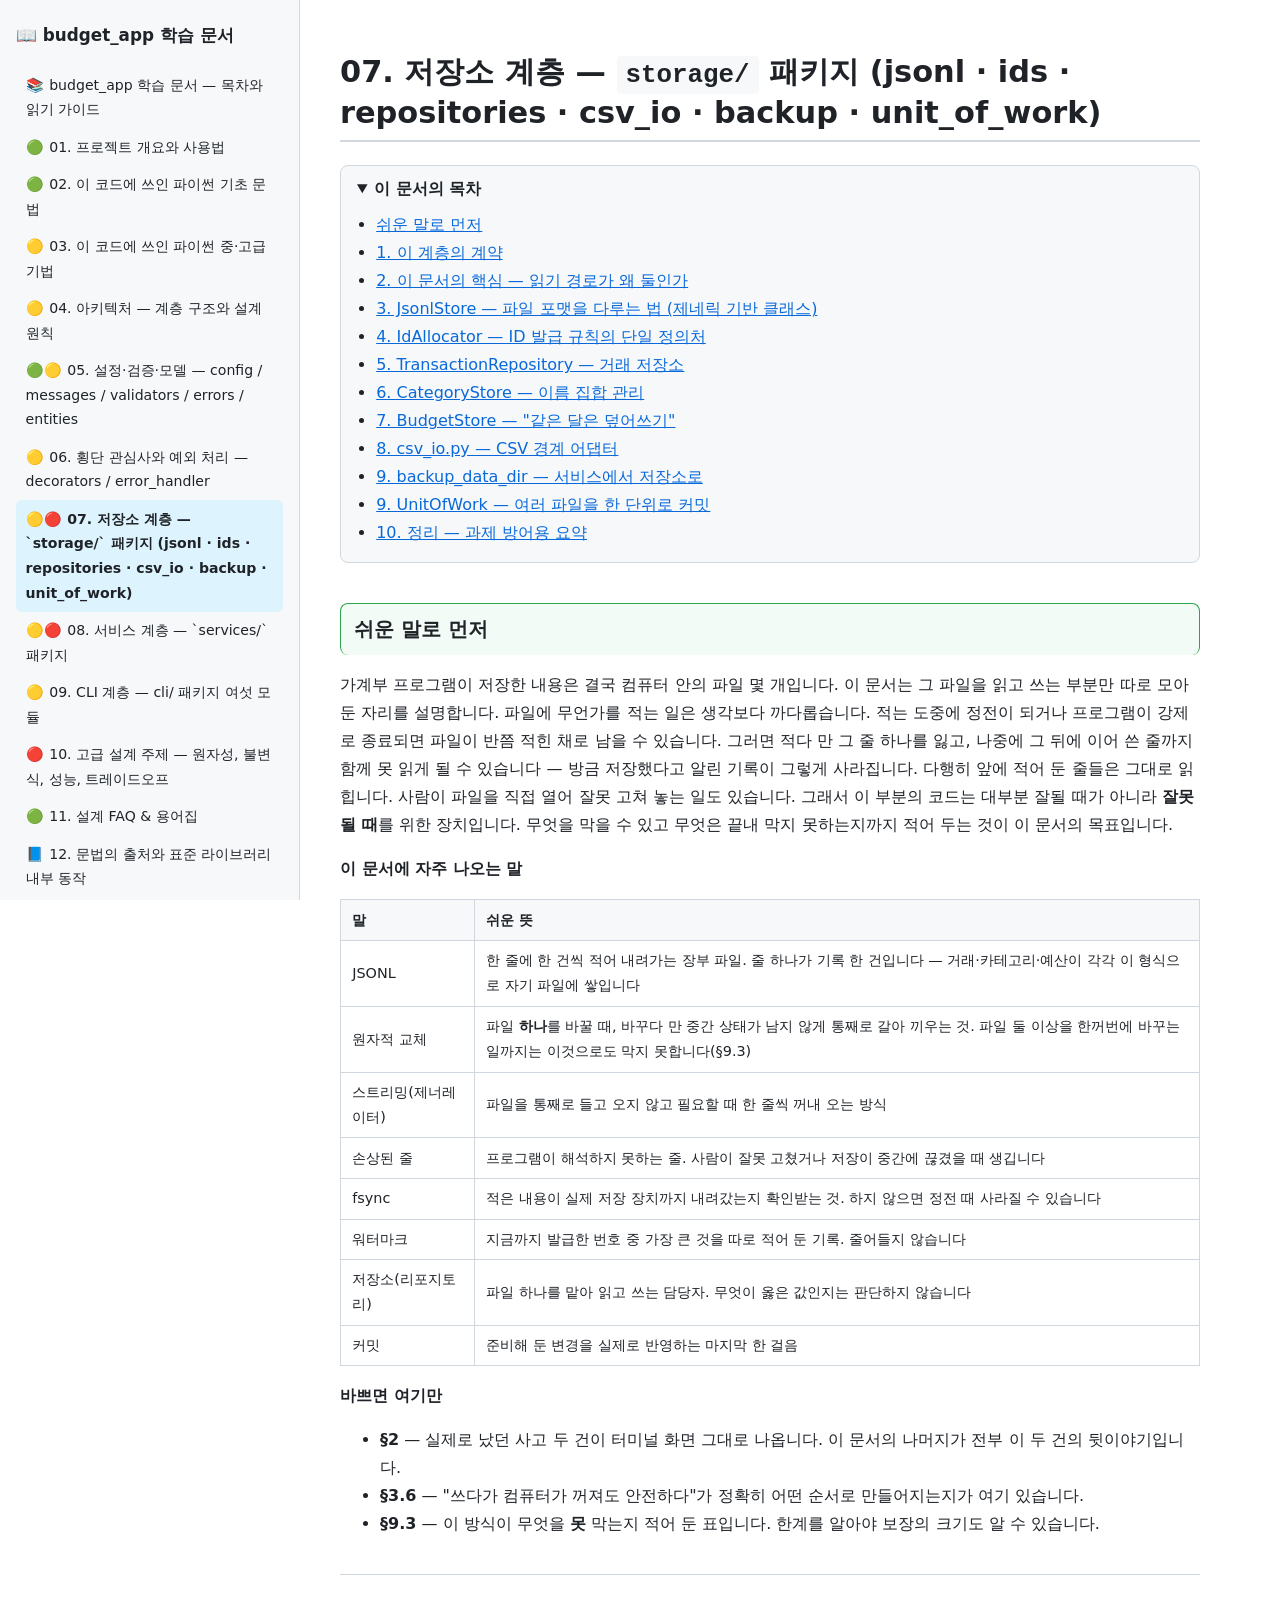
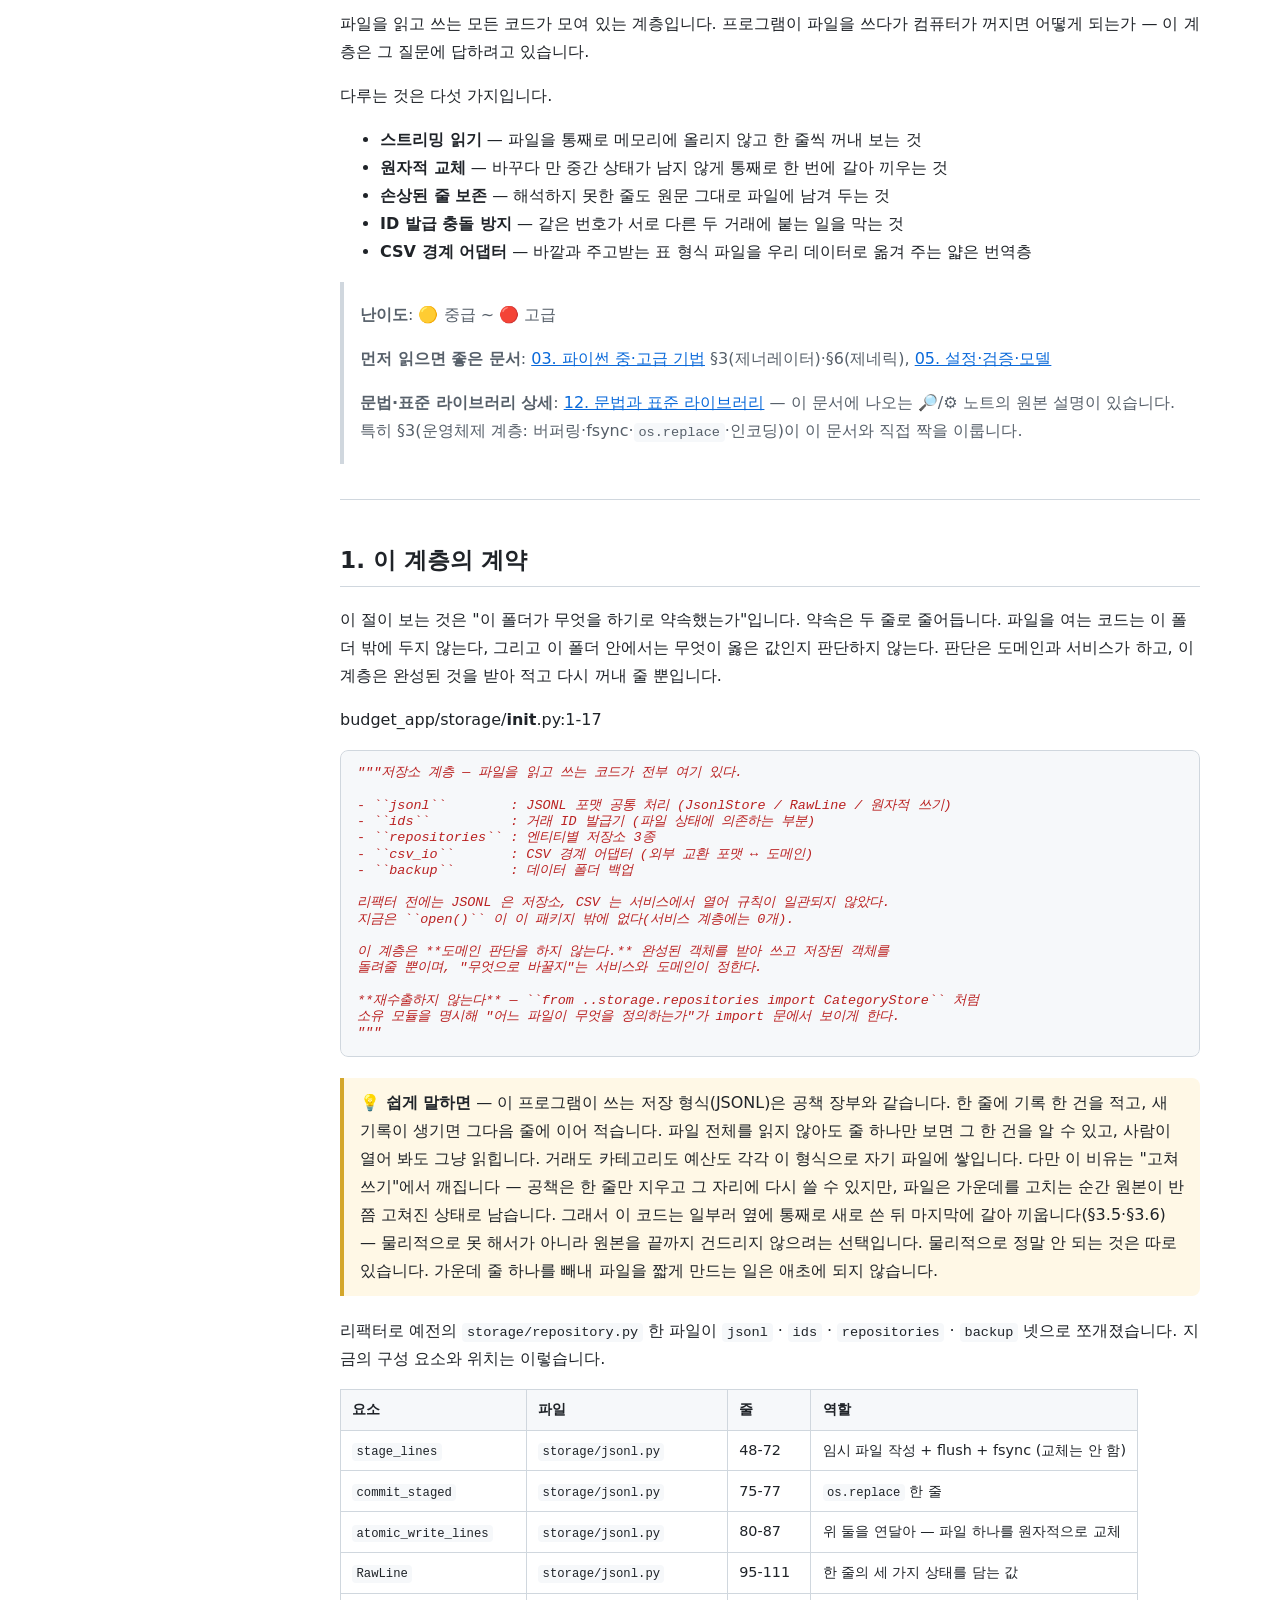
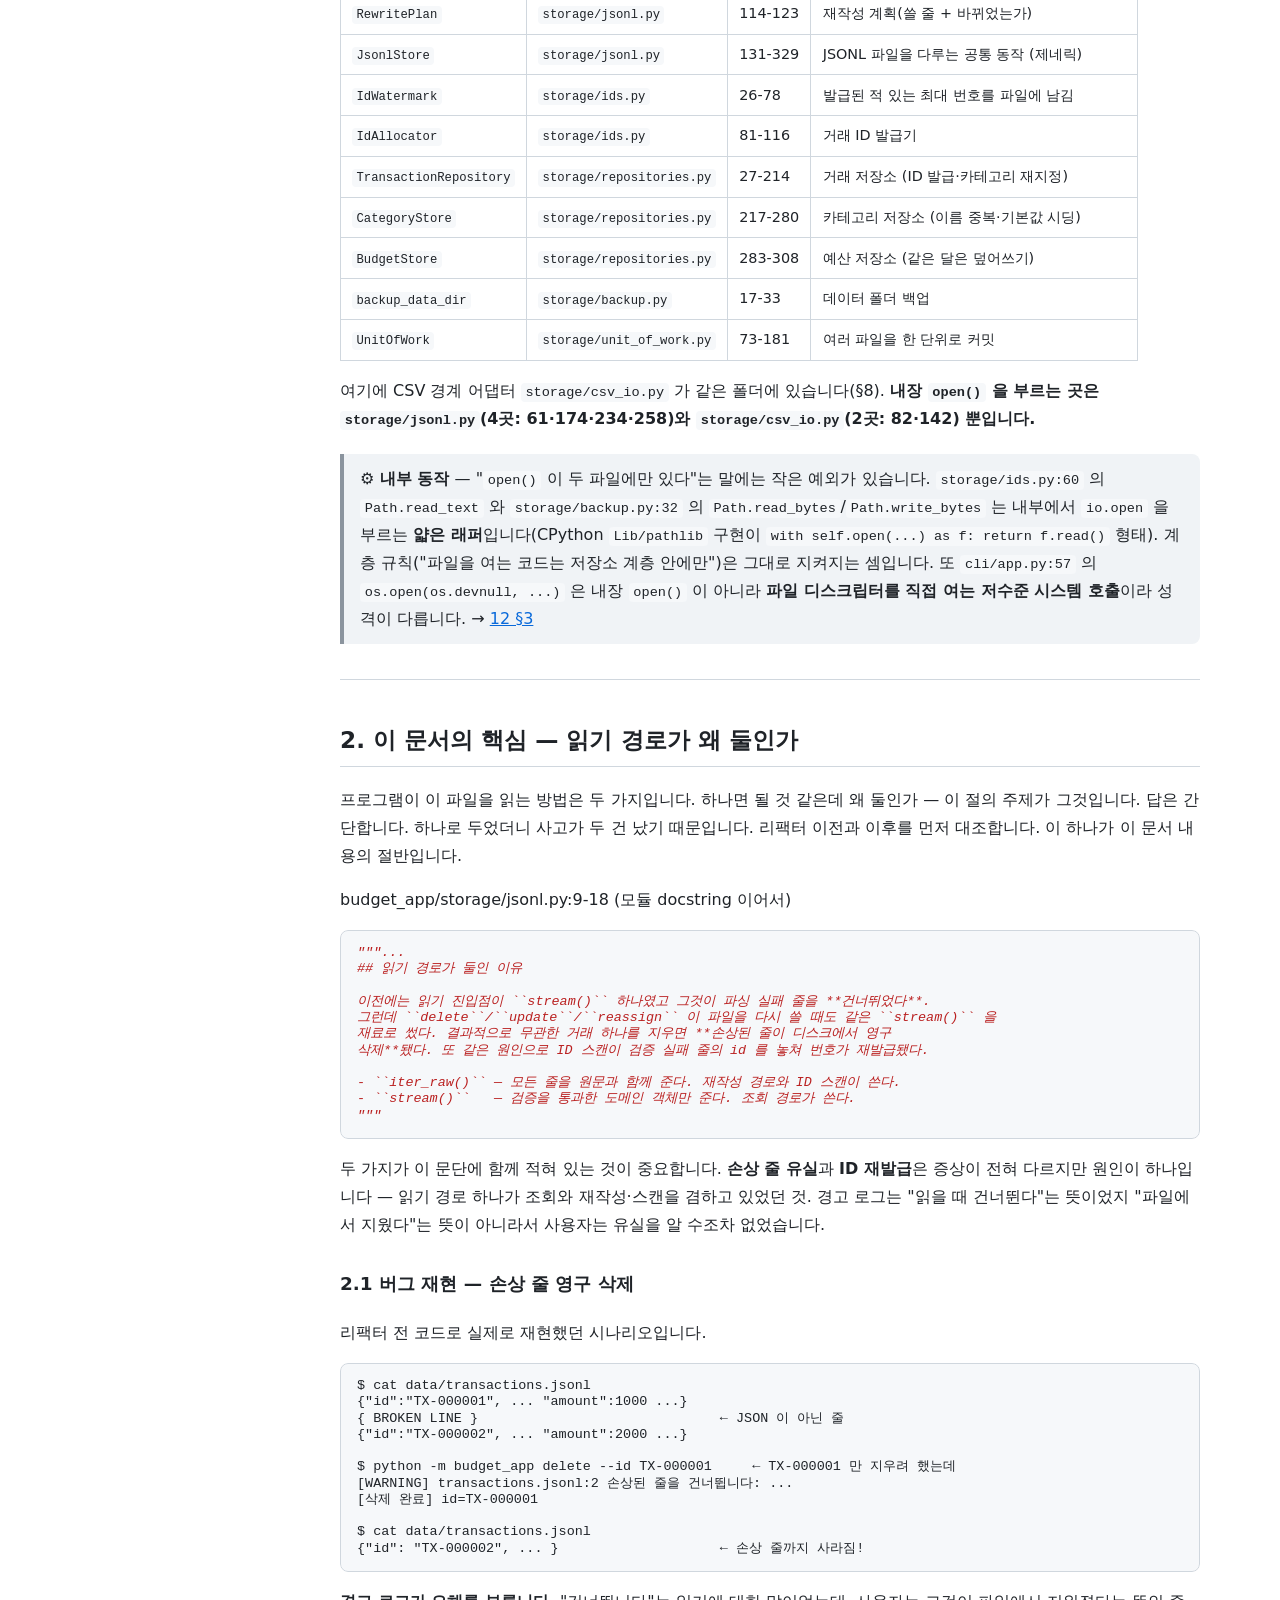
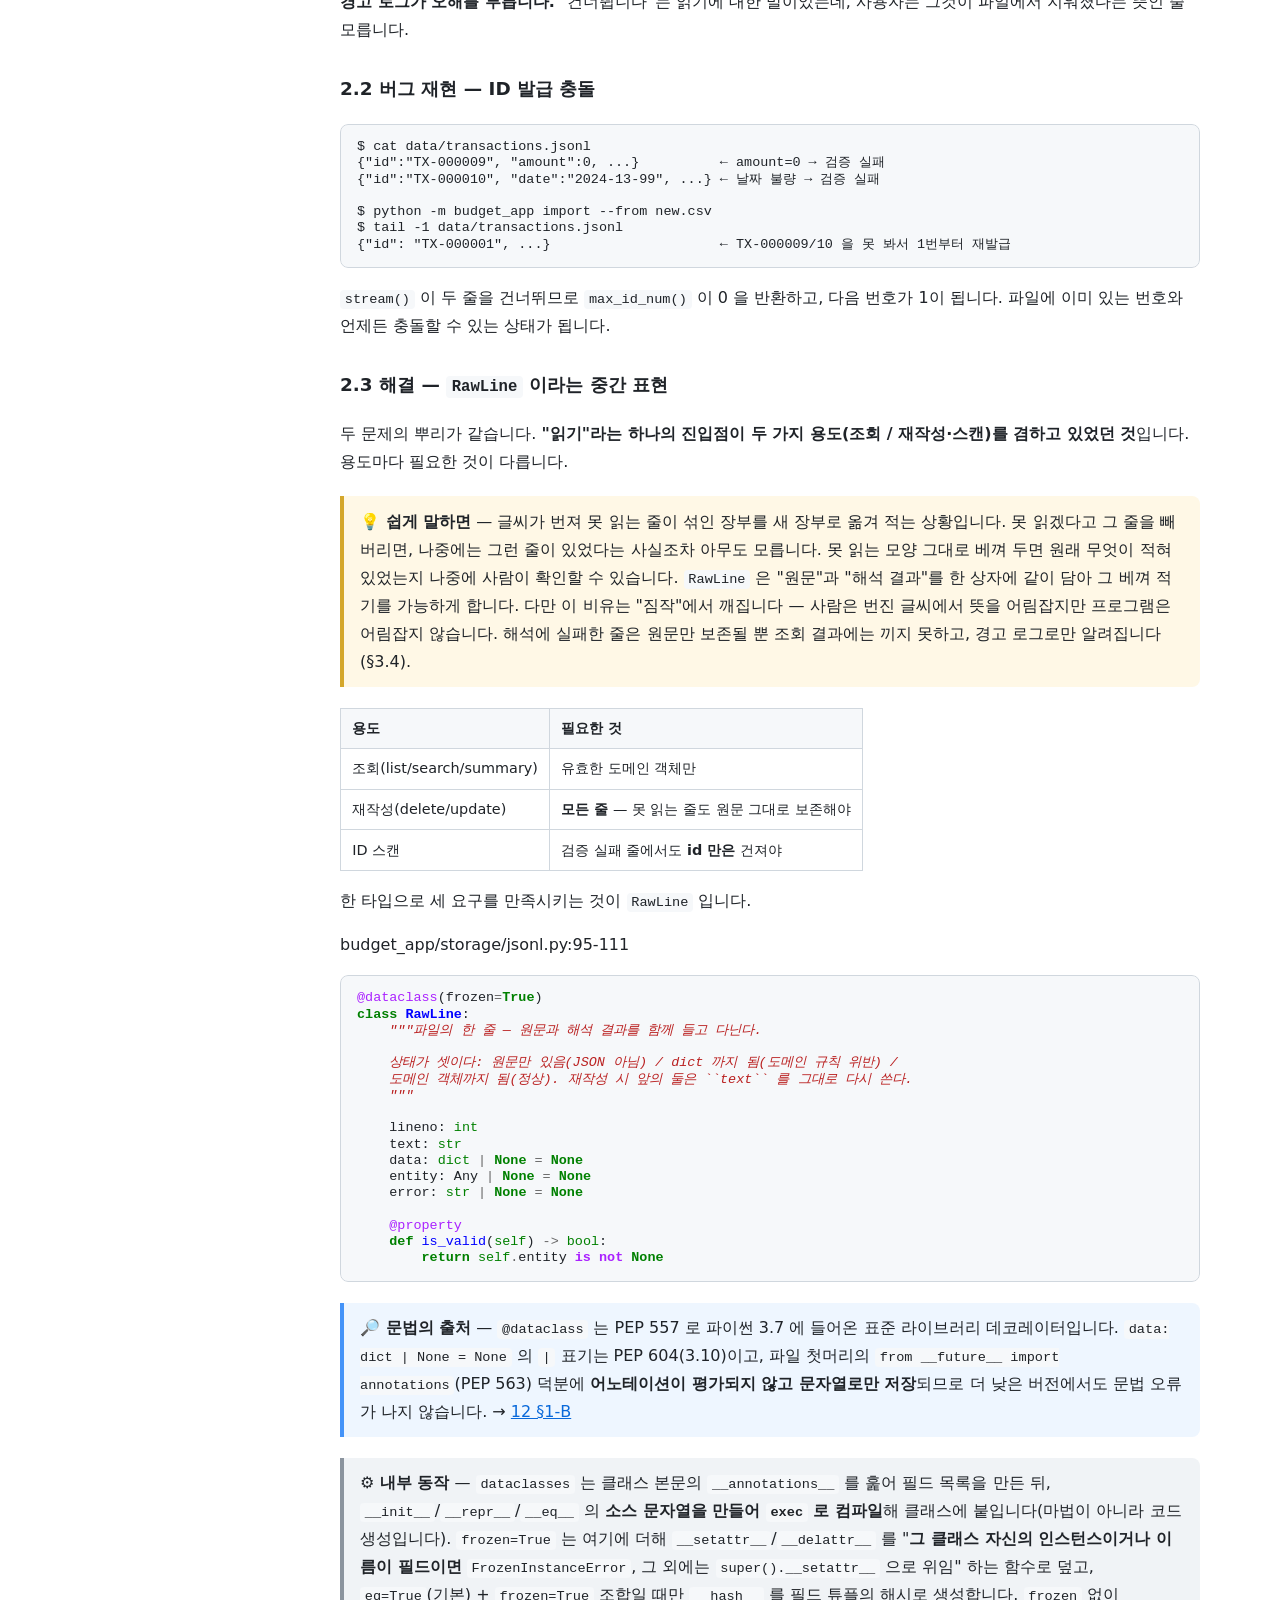
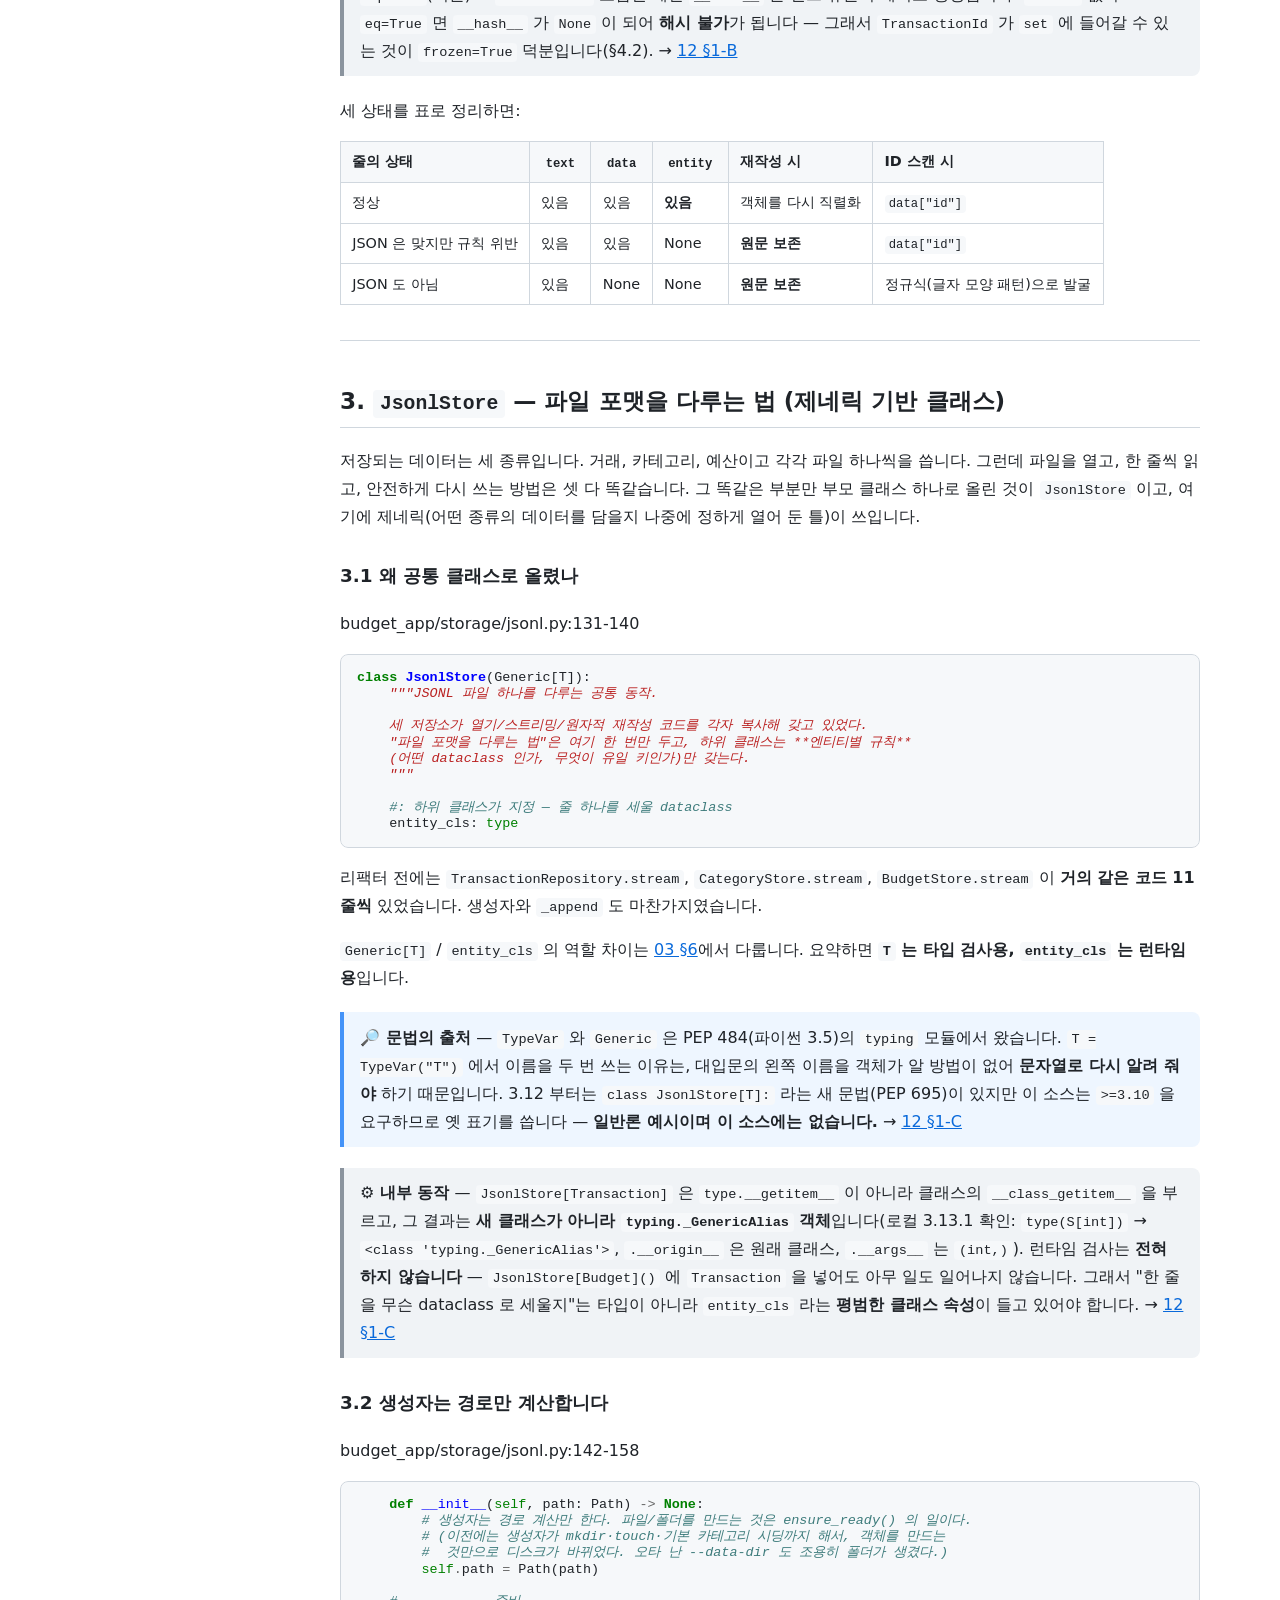
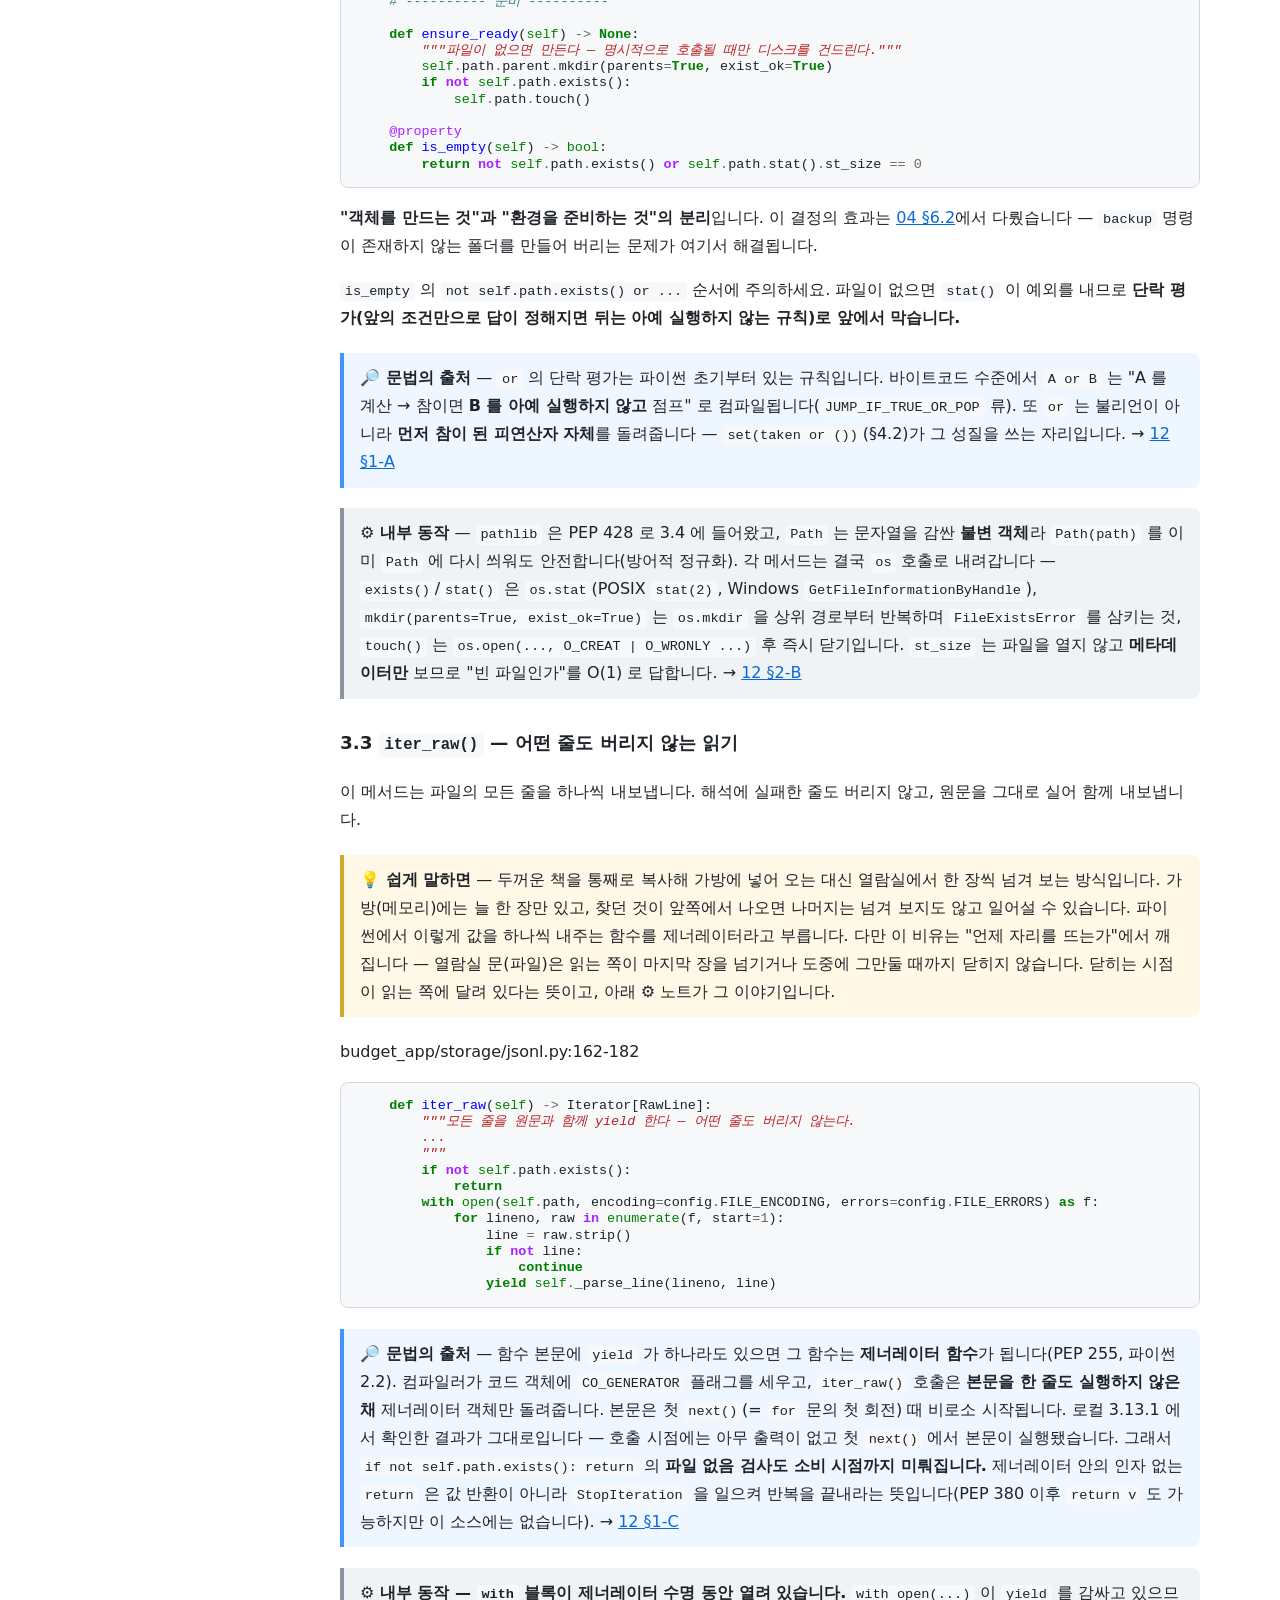
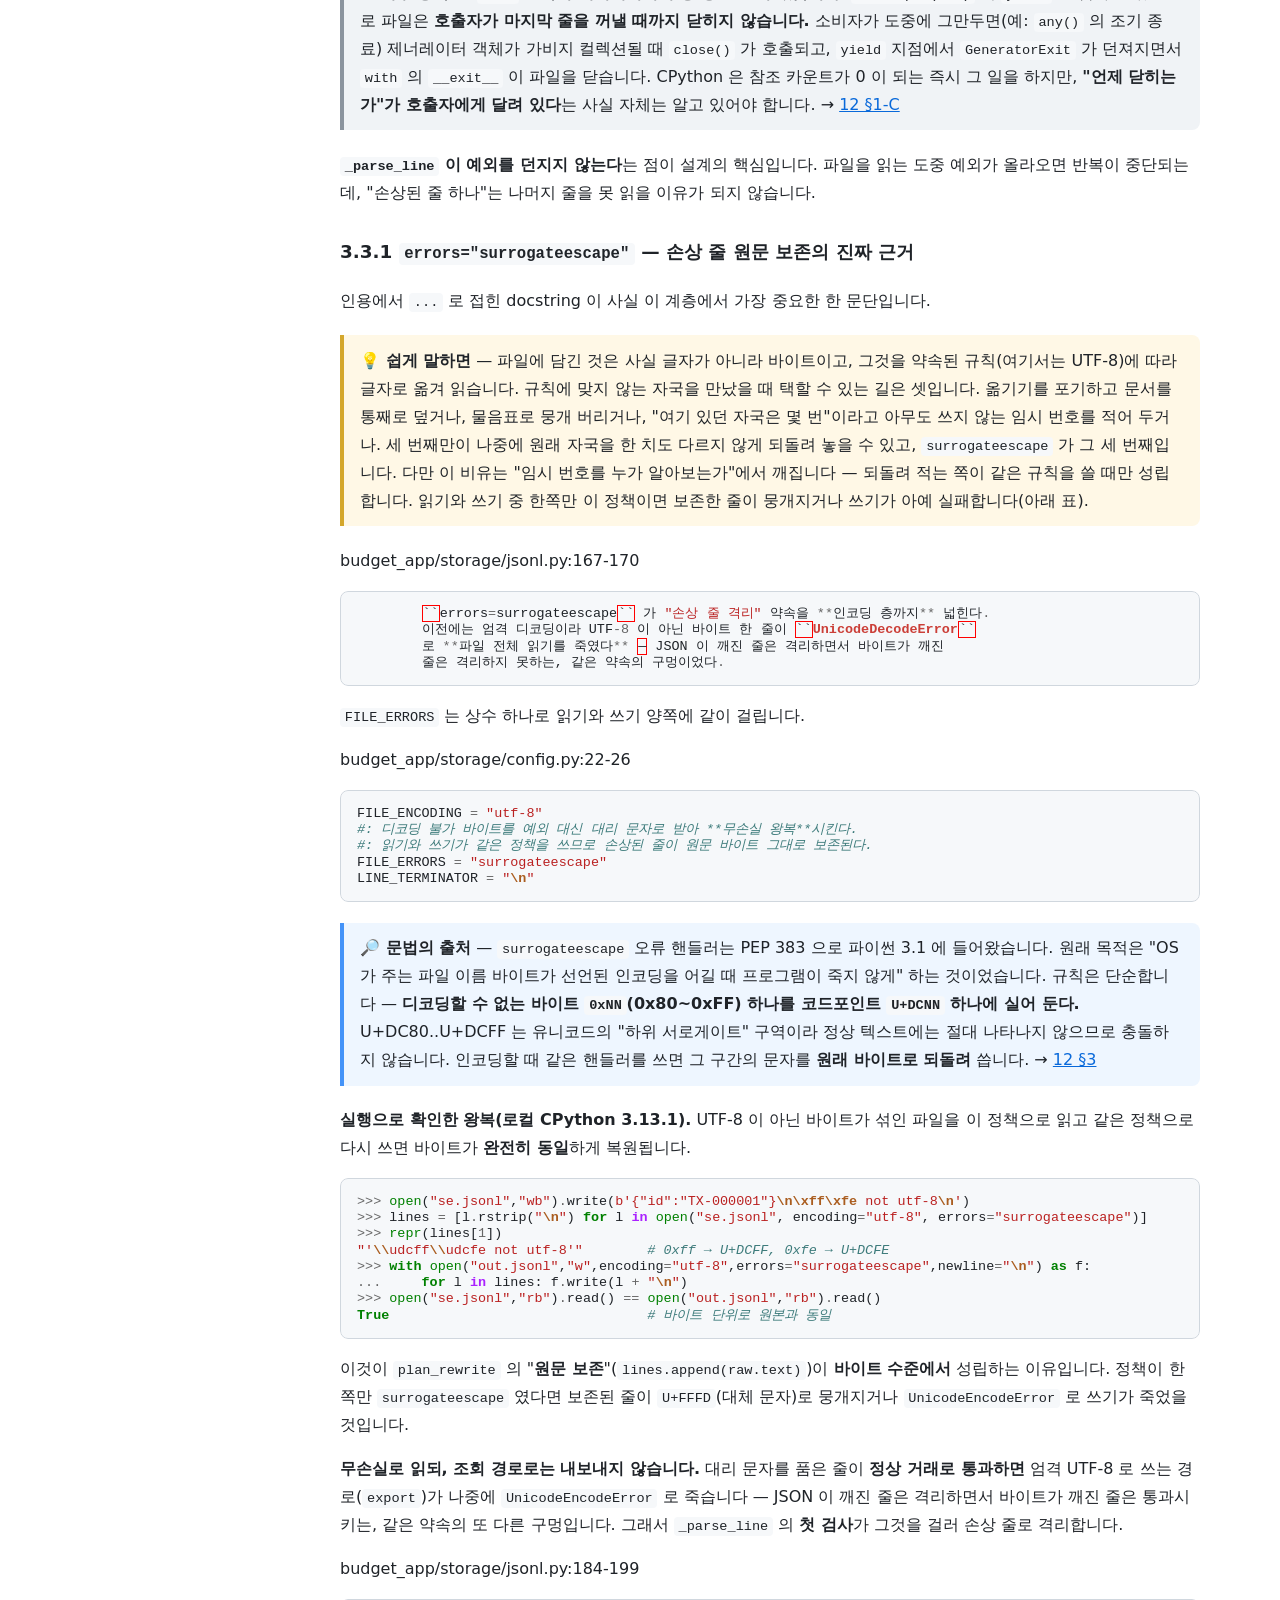
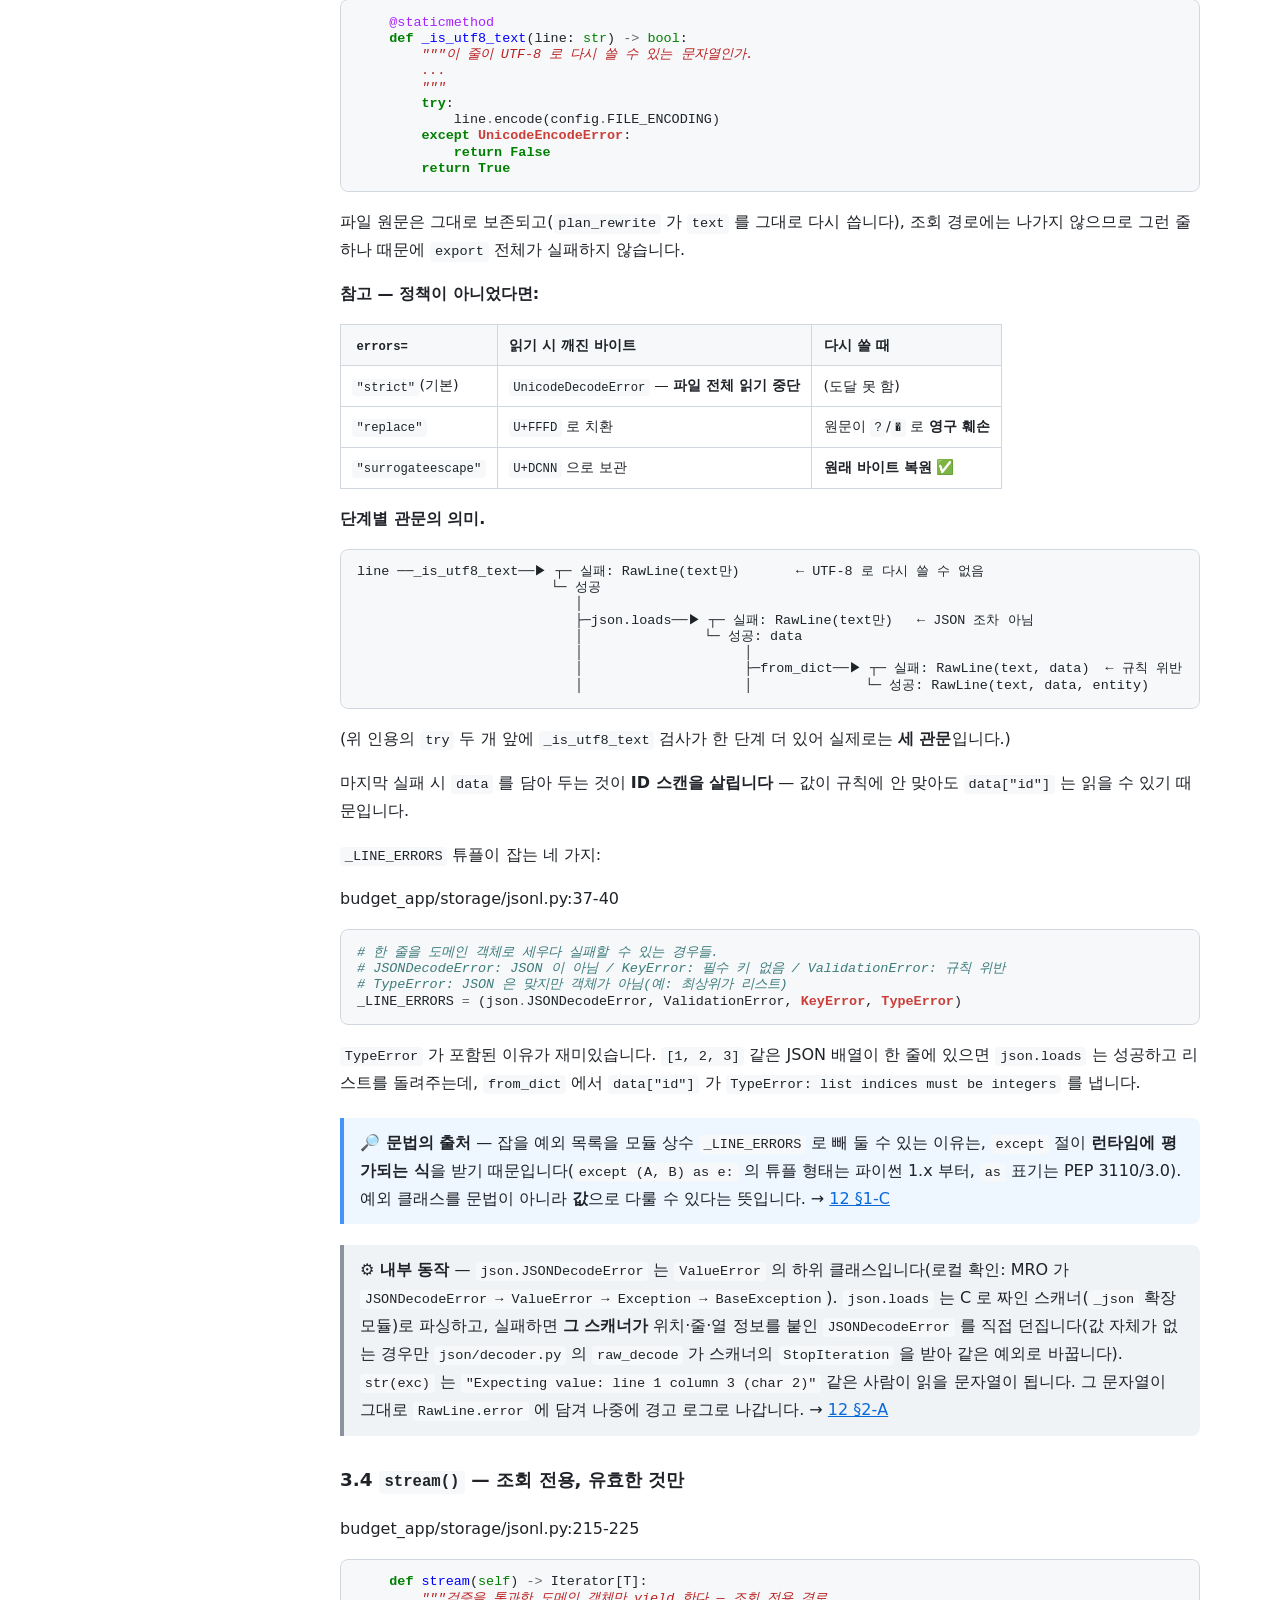
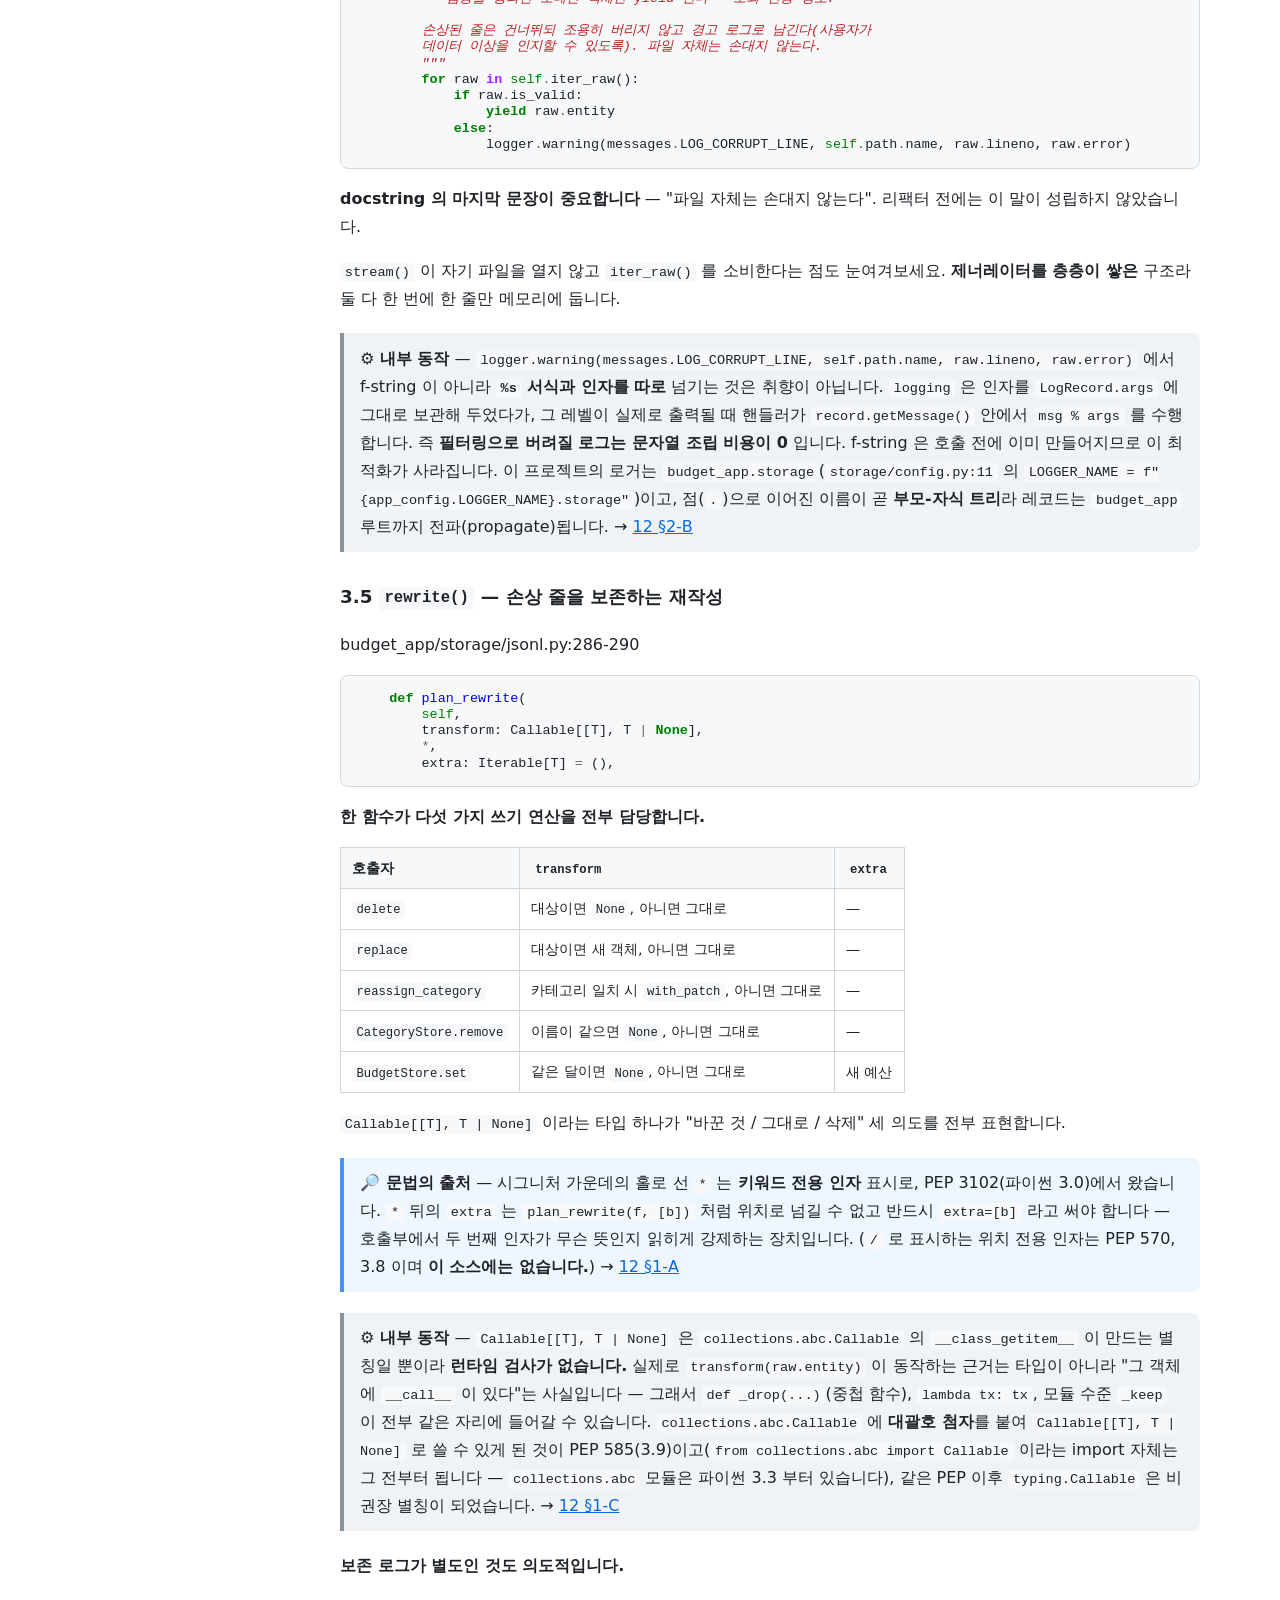
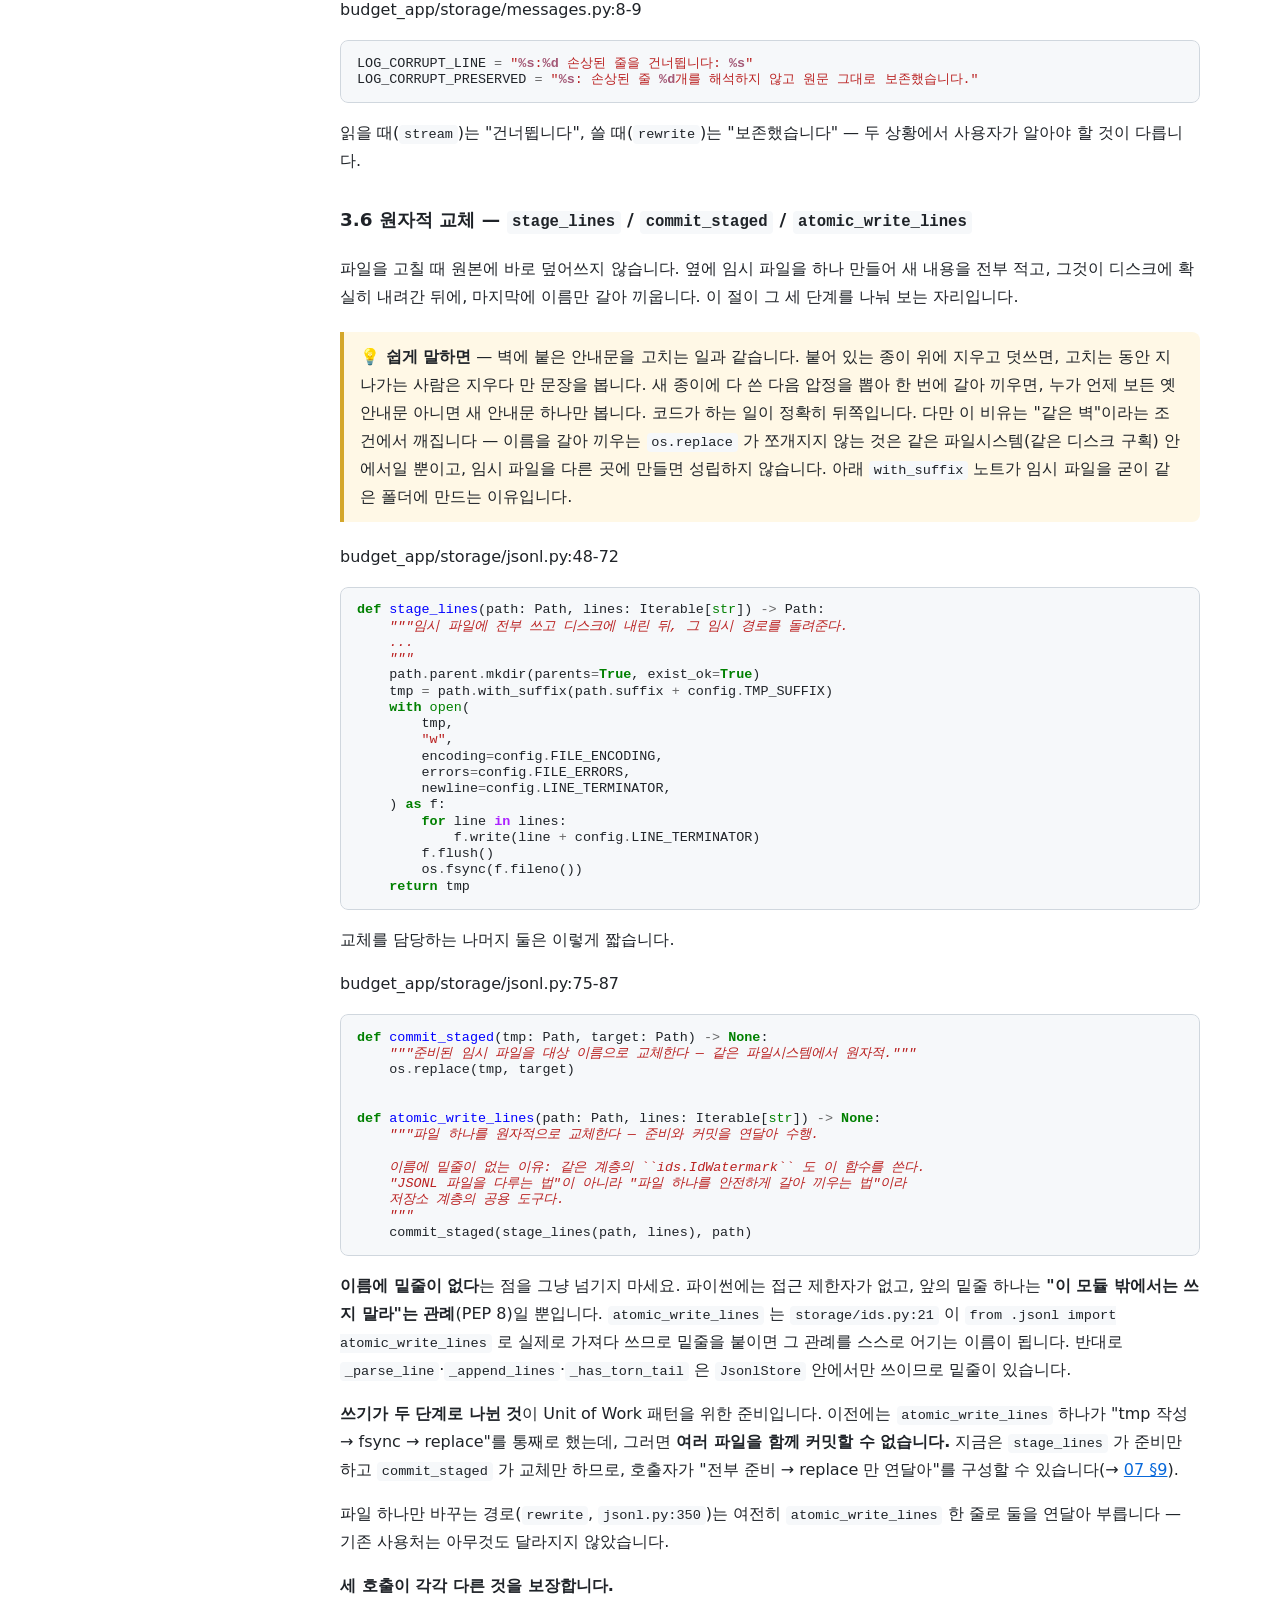
<file: docs/html/07-repository.html>
<!DOCTYPE html>
<html lang="ko">
<head>
<meta charset="utf-8">
<meta name="viewport" content="width=device-width, initial-scale=1">
<title>07. 저장소 계층 — `storage/` 패키지 (jsonl · ids · repositories · csv_io · backup · unit_of_work) — budget_app 학습 문서</title>
<link rel="stylesheet" href="style.css">
</head>
<body>
<div class="layout">
<nav class="sidebar"><div class="brand"><a href="index.html">📖 budget_app 학습 문서</a></div><details class="nav" open><summary>목차</summary><ul class="navlist"><li><a href="index.html"><span class="badge">📚</span>budget_app 학습 문서 — 목차와 읽기 가이드</a></li><li><a href="01-overview.html"><span class="badge">🟢</span>01. 프로젝트 개요와 사용법</a></li><li><a href="02-python-basics.html"><span class="badge">🟢</span>02. 이 코드에 쓰인 파이썬 기초 문법</a></li><li><a href="03-python-advanced.html"><span class="badge">🟡</span>03. 이 코드에 쓰인 파이썬 중·고급 기법</a></li><li><a href="04-architecture.html"><span class="badge">🟡</span>04. 아키텍처 — 계층 구조와 설계 원칙</a></li><li><a href="05-config-and-models.html"><span class="badge">🟢🟡</span>05. 설정·검증·모델 — config / messages / validators / errors / entities</a></li><li><a href="06-decorators.html"><span class="badge">🟡</span>06. 횡단 관심사와 예외 처리 — decorators / error_handler</a></li><li><a href="07-repository.html" class="current"><span class="badge">🟡🔴</span>07. 저장소 계층 — `storage/` 패키지 (jsonl · ids · repositories · csv_io · backup · unit_of_work)</a></li><li><a href="08-services.html"><span class="badge">🟡🔴</span>08. 서비스 계층 — `services/` 패키지</a></li><li><a href="09-cli.html"><span class="badge">🟡</span>09. CLI 계층 — cli/ 패키지 여섯 모듈</a></li><li><a href="10-advanced-design.html"><span class="badge">🔴</span>10. 고급 설계 주제 — 원자성, 불변식, 성능, 트레이드오프</a></li><li><a href="11-faq-and-glossary.html"><span class="badge">🟢</span>11. 설계 FAQ &amp; 용어집</a></li><li><a href="12-syntax-and-stdlib.html"><span class="badge">📘</span>12. 문법의 출처와 표준 라이브러리 내부 동작</a></li></ul></details></nav>
<main>
<h1 id="07-저장소-계층-storage-패키지-jsonl-ids-repositories-csv_io-backup-unit_of_work">07. 저장소 계층 — <code>storage/</code> 패키지 (jsonl · ids · repositories · csv_io · backup · unit_of_work)</h1>
<details class="page-toc" open><summary>이 문서의 목차</summary><ul><li><a href="#쉬운-말로-먼저">쉬운 말로 먼저</a></li><li><a href="#1-이-계층의-계약">1. 이 계층의 계약</a></li><li><a href="#2-이-문서의-핵심-읽기-경로가-왜-둘인가">2. 이 문서의 핵심 — 읽기 경로가 왜 둘인가</a></li><li><a href="#3-jsonlstore-파일-포맷을-다루는-법-제네릭-기반-클래스">3. JsonlStore — 파일 포맷을 다루는 법 (제네릭 기반 클래스)</a></li><li><a href="#4-idallocator-id-발급-규칙의-단일-정의처">4. IdAllocator — ID 발급 규칙의 단일 정의처</a></li><li><a href="#5-transactionrepository-거래-저장소">5. TransactionRepository — 거래 저장소</a></li><li><a href="#6-categorystore-이름-집합-관리">6. CategoryStore — 이름 집합 관리</a></li><li><a href="#7-budgetstore-같은-달은-덮어쓰기">7. BudgetStore — &quot;같은 달은 덮어쓰기&quot;</a></li><li><a href="#8-csv_iopy-csv-경계-어댑터">8. csv_io.py — CSV 경계 어댑터</a></li><li><a href="#9-backup_data_dir-서비스에서-저장소로">9. backup_data_dir — 서비스에서 저장소로</a></li><li><a href="#9-unitofwork-여러-파일을-한-단위로-커밋">9. UnitOfWork — 여러 파일을 한 단위로 커밋</a></li><li><a href="#10-정리-과제-방어용-요약">10. 정리 — 과제 방어용 요약</a></li></ul></details><h2 id="쉬운-말로-먼저">쉬운 말로 먼저</h2>
<p>가계부 프로그램이 저장한 내용은 결국 컴퓨터 안의 파일 몇 개입니다. 이 문서는 그 파일을 읽고 쓰는 부분만 따로 모아 둔 자리를 설명합니다. 파일에 무언가를 적는 일은 생각보다 까다롭습니다. 적는 도중에 정전이 되거나 프로그램이 강제로 종료되면 파일이 반쯤 적힌 채로 남을 수 있습니다. 그러면 적다 만 그 줄 하나를 잃고, 나중에 그 뒤에 이어 쓴 줄까지 함께 못 읽게 될 수 있습니다 — 방금 저장했다고 알린 기록이 그렇게 사라집니다. 다행히 앞에 적어 둔 줄들은 그대로 읽힙니다. 사람이 파일을 직접 열어 잘못 고쳐 놓는 일도 있습니다. 그래서 이 부분의 코드는 대부분 잘될 때가 아니라 <strong>잘못될 때</strong>를 위한 장치입니다. 무엇을 막을 수 있고 무엇은 끝내 막지 못하는지까지 적어 두는 것이 이 문서의 목표입니다.</p>
<p><strong>이 문서에 자주 나오는 말</strong></p>
<div class="table-wrap"><table>
<thead>
<tr>
<th>말</th>
<th>쉬운 뜻</th>
</tr>
</thead>
<tbody>
<tr>
<td>JSONL</td>
<td>한 줄에 한 건씩 적어 내려가는 장부 파일. 줄 하나가 기록 한 건입니다 — 거래·카테고리·예산이 각각 이 형식으로 자기 파일에 쌓입니다</td>
</tr>
<tr>
<td>원자적 교체</td>
<td>파일 <strong>하나</strong>를 바꿀 때, 바꾸다 만 중간 상태가 남지 않게 통째로 갈아 끼우는 것. 파일 둘 이상을 한꺼번에 바꾸는 일까지는 이것으로도 막지 못합니다(§9.3)</td>
</tr>
<tr>
<td>스트리밍(제너레이터)</td>
<td>파일을 통째로 들고 오지 않고 필요할 때 한 줄씩 꺼내 오는 방식</td>
</tr>
<tr>
<td>손상된 줄</td>
<td>프로그램이 해석하지 못하는 줄. 사람이 잘못 고쳤거나 저장이 중간에 끊겼을 때 생깁니다</td>
</tr>
<tr>
<td>fsync</td>
<td>적은 내용이 실제 저장 장치까지 내려갔는지 확인받는 것. 하지 않으면 정전 때 사라질 수 있습니다</td>
</tr>
<tr>
<td>워터마크</td>
<td>지금까지 발급한 번호 중 가장 큰 것을 따로 적어 둔 기록. 줄어들지 않습니다</td>
</tr>
<tr>
<td>저장소(리포지토리)</td>
<td>파일 하나를 맡아 읽고 쓰는 담당자. 무엇이 옳은 값인지는 판단하지 않습니다</td>
</tr>
<tr>
<td>커밋</td>
<td>준비해 둔 변경을 실제로 반영하는 마지막 한 걸음</td>
</tr>
</tbody>
</table></div>
<p><strong>바쁘면 여기만</strong></p>
<ul>
<li><strong>§2</strong> — 실제로 났던 사고 두 건이 터미널 화면 그대로 나옵니다. 이 문서의 나머지가 전부 이 두 건의 뒷이야기입니다.</li>
<li><strong>§3.6</strong> — "쓰다가 컴퓨터가 꺼져도 안전하다"가 정확히 어떤 순서로 만들어지는지가 여기 있습니다.</li>
<li><strong>§9.3</strong> — 이 방식이 무엇을 <strong>못</strong> 막는지 적어 둔 표입니다. 한계를 알아야 보장의 크기도 알 수 있습니다.</li>
</ul>
<hr>
<p>파일을 읽고 쓰는 모든 코드가 모여 있는 계층입니다. 프로그램이 파일을 쓰다가 컴퓨터가 꺼지면 어떻게 되는가 — 이 계층은 그 질문에 답하려고 있습니다.</p>
<p>다루는 것은 다섯 가지입니다.</p>
<ul>
<li><strong>스트리밍 읽기</strong> — 파일을 통째로 메모리에 올리지 않고 한 줄씩 꺼내 보는 것</li>
<li><strong>원자적 교체</strong> — 바꾸다 만 중간 상태가 남지 않게 통째로 한 번에 갈아 끼우는 것</li>
<li><strong>손상된 줄 보존</strong> — 해석하지 못한 줄도 원문 그대로 파일에 남겨 두는 것</li>
<li><strong>ID 발급 충돌 방지</strong> — 같은 번호가 서로 다른 두 거래에 붙는 일을 막는 것</li>
<li><strong>CSV 경계 어댑터</strong> — 바깥과 주고받는 표 형식 파일을 우리 데이터로 옮겨 주는 얇은 번역층</li>
</ul>
<blockquote>
<p><strong>난이도</strong>: 🟡 중급 ~ 🔴 고급</p>
<p><strong>먼저 읽으면 좋은 문서</strong>: <a href="03-python-advanced.html">03. 파이썬 중·고급 기법</a> §3(제너레이터)·§6(제네릭), <a href="05-config-and-models.html">05. 설정·검증·모델</a></p>
<p><strong>문법·표준 라이브러리 상세</strong>: <a href="12-syntax-and-stdlib.html">12. 문법과 표준 라이브러리</a> — 이 문서에 나오는 🔎/⚙️ 노트의 원본 설명이 있습니다. 특히 §3(운영체제 계층: 버퍼링·fsync·<code>os.replace</code>·인코딩)이 이 문서와 직접 짝을 이룹니다.</p>
</blockquote>
<hr>
<h2 id="1-이-계층의-계약">1. 이 계층의 계약</h2>
<p>이 절이 보는 것은 "이 폴더가 무엇을 하기로 약속했는가"입니다. 약속은 두 줄로 줄어듭니다. 파일을 여는 코드는 이 폴더 밖에 두지 않는다, 그리고 이 폴더 안에서는 무엇이 옳은 값인지 판단하지 않는다. 판단은 도메인과 서비스가 하고, 이 계층은 완성된 것을 받아 적고 다시 꺼내 줄 뿐입니다.</p>
<p>budget_app/storage/<strong>init</strong>.py:1-17</p>
<div class="codehilite"><pre><span></span><code><span class="sd">"""저장소 계층 — 파일을 읽고 쓰는 코드가 전부 여기 있다.</span>

<span class="sd">- ``jsonl``        : JSONL 포맷 공통 처리 (JsonlStore / RawLine / 원자적 쓰기)</span>
<span class="sd">- ``ids``          : 거래 ID 발급기 (파일 상태에 의존하는 부분)</span>
<span class="sd">- ``repositories`` : 엔티티별 저장소 3종</span>
<span class="sd">- ``csv_io``       : CSV 경계 어댑터 (외부 교환 포맷 ↔ 도메인)</span>
<span class="sd">- ``backup``       : 데이터 폴더 백업</span>

<span class="sd">리팩터 전에는 JSONL 은 저장소, CSV 는 서비스에서 열어 규칙이 일관되지 않았다.</span>
<span class="sd">지금은 ``open()`` 이 이 패키지 밖에 없다(서비스 계층에는 0개).</span>

<span class="sd">이 계층은 **도메인 판단을 하지 않는다.** 완성된 객체를 받아 쓰고 저장된 객체를</span>
<span class="sd">돌려줄 뿐이며, "무엇으로 바꿀지"는 서비스와 도메인이 정한다.</span>

<span class="sd">**재수출하지 않는다** — ``from ..storage.repositories import CategoryStore`` 처럼</span>
<span class="sd">소유 모듈을 명시해 "어느 파일이 무엇을 정의하는가"가 import 문에서 보이게 한다.</span>
<span class="sd">"""</span>
</code></pre></div>

<blockquote class="callout tip"><p><strong>💡 쉽게 말하면</strong> — 이 프로그램이 쓰는 저장 형식(JSONL)은 공책 장부와 같습니다. 한 줄에 기록 한 건을 적고, 새 기록이 생기면 그다음 줄에 이어 적습니다. 파일 전체를 읽지 않아도 줄 하나만 보면 그 한 건을 알 수 있고, 사람이 열어 봐도 그냥 읽힙니다. 거래도 카테고리도 예산도 각각 이 형식으로 자기 파일에 쌓입니다.
다만 이 비유는 "고쳐 쓰기"에서 깨집니다 — 공책은 한 줄만 지우고 그 자리에 다시 쓸 수 있지만, 파일은 가운데를 고치는 순간 원본이 반쯤 고쳐진 상태로 남습니다. 그래서 이 코드는 일부러 옆에 통째로 새로 쓴 뒤 마지막에 갈아 끼웁니다(§3.5·§3.6) — 물리적으로 못 해서가 아니라 원본을 끝까지 건드리지 않으려는 선택입니다. 물리적으로 정말 안 되는 것은 따로 있습니다. 가운데 줄 하나를 빼내 파일을 짧게 만드는 일은 애초에 되지 않습니다.</p>
</blockquote>
<p>리팩터로 예전의 <code>storage/repository.py</code> 한 파일이 <code>jsonl</code> · <code>ids</code> · <code>repositories</code> · <code>backup</code> 넷으로 쪼개졌습니다. 지금의 구성 요소와 위치는 이렇습니다.</p>
<div class="table-wrap"><table>
<thead>
<tr>
<th>요소</th>
<th>파일</th>
<th>줄</th>
<th>역할</th>
</tr>
</thead>
<tbody>
<tr>
<td><code>stage_lines</code></td>
<td><code>storage/jsonl.py</code></td>
<td>48-72</td>
<td>임시 파일 작성 + flush + fsync (교체는 안 함)</td>
</tr>
<tr>
<td><code>commit_staged</code></td>
<td><code>storage/jsonl.py</code></td>
<td>75-77</td>
<td><code>os.replace</code> 한 줄</td>
</tr>
<tr>
<td><code>atomic_write_lines</code></td>
<td><code>storage/jsonl.py</code></td>
<td>80-87</td>
<td>위 둘을 연달아 — 파일 하나를 원자적으로 교체</td>
</tr>
<tr>
<td><code>RawLine</code></td>
<td><code>storage/jsonl.py</code></td>
<td>95-111</td>
<td>한 줄의 세 가지 상태를 담는 값</td>
</tr>
<tr>
<td><code>RewritePlan</code></td>
<td><code>storage/jsonl.py</code></td>
<td>114-123</td>
<td>재작성 계획(쓸 줄 + 바뀌었는가)</td>
</tr>
<tr>
<td><code>JsonlStore</code></td>
<td><code>storage/jsonl.py</code></td>
<td>131-329</td>
<td>JSONL 파일을 다루는 공통 동작 (제네릭)</td>
</tr>
<tr>
<td><code>IdWatermark</code></td>
<td><code>storage/ids.py</code></td>
<td>26-78</td>
<td>발급된 적 있는 최대 번호를 파일에 남김</td>
</tr>
<tr>
<td><code>IdAllocator</code></td>
<td><code>storage/ids.py</code></td>
<td>81-116</td>
<td>거래 ID 발급기</td>
</tr>
<tr>
<td><code>TransactionRepository</code></td>
<td><code>storage/repositories.py</code></td>
<td>27-214</td>
<td>거래 저장소 (ID 발급·카테고리 재지정)</td>
</tr>
<tr>
<td><code>CategoryStore</code></td>
<td><code>storage/repositories.py</code></td>
<td>217-280</td>
<td>카테고리 저장소 (이름 중복·기본값 시딩)</td>
</tr>
<tr>
<td><code>BudgetStore</code></td>
<td><code>storage/repositories.py</code></td>
<td>283-308</td>
<td>예산 저장소 (같은 달은 덮어쓰기)</td>
</tr>
<tr>
<td><code>backup_data_dir</code></td>
<td><code>storage/backup.py</code></td>
<td>17-33</td>
<td>데이터 폴더 백업</td>
</tr>
<tr>
<td><code>UnitOfWork</code></td>
<td><code>storage/unit_of_work.py</code></td>
<td>73-181</td>
<td>여러 파일을 한 단위로 커밋</td>
</tr>
</tbody>
</table></div>
<p>여기에 CSV 경계 어댑터 <code>storage/csv_io.py</code> 가 같은 폴더에 있습니다(§8). <strong>내장 <code>open()</code> 을 부르는 곳은 <code>storage/jsonl.py</code>(4곳: 61·174·234·258)와 <code>storage/csv_io.py</code>(2곳: 82·142) 뿐입니다.</strong></p>
<blockquote class="callout internals"><p><strong>⚙️ 내부 동작</strong> — "<code>open()</code> 이 두 파일에만 있다"는 말에는 작은 예외가 있습니다. <code>storage/ids.py:60</code> 의 <code>Path.read_text</code> 와 <code>storage/backup.py:32</code> 의 <code>Path.read_bytes</code>/<code>Path.write_bytes</code> 는 내부에서 <code>io.open</code> 을 부르는 <strong>얇은 래퍼</strong>입니다(CPython <code>Lib/pathlib</code> 구현이 <code>with self.open(...) as f: return f.read()</code> 형태). 계층 규칙("파일을 여는 코드는 저장소 계층 안에만")은 그대로 지켜지는 셈입니다. 또 <code>cli/app.py:57</code> 의 <code>os.open(os.devnull, ...)</code> 은 내장 <code>open()</code> 이 아니라 <strong>파일 디스크립터를 직접 여는 저수준 시스템 호출</strong>이라 성격이 다릅니다. → <a href="12-syntax-and-stdlib.html">12 §3</a></p>
</blockquote>
<hr>
<h2 id="2-이-문서의-핵심-읽기-경로가-왜-둘인가">2. 이 문서의 핵심 — 읽기 경로가 왜 둘인가</h2>
<p>프로그램이 이 파일을 읽는 방법은 두 가지입니다. 하나면 될 것 같은데 왜 둘인가 — 이 절의 주제가 그것입니다. 답은 간단합니다. 하나로 두었더니 사고가 두 건 났기 때문입니다. 리팩터 이전과 이후를 먼저 대조합니다. 이 하나가 이 문서 내용의 절반입니다.</p>
<p>budget_app/storage/jsonl.py:9-18 (모듈 docstring 이어서)</p>
<div class="codehilite"><pre><span></span><code><span class="sd">"""...</span>
<span class="sd">## 읽기 경로가 둘인 이유</span>

<span class="sd">이전에는 읽기 진입점이 ``stream()`` 하나였고 그것이 파싱 실패 줄을 **건너뛰었다**.</span>
<span class="sd">그런데 ``delete``/``update``/``reassign`` 이 파일을 다시 쓸 때도 같은 ``stream()`` 을</span>
<span class="sd">재료로 썼다. 결과적으로 무관한 거래 하나를 지우면 **손상된 줄이 디스크에서 영구</span>
<span class="sd">삭제**됐다. 또 같은 원인으로 ID 스캔이 검증 실패 줄의 id 를 놓쳐 번호가 재발급됐다.</span>

<span class="sd">- ``iter_raw()`` — 모든 줄을 원문과 함께 준다. 재작성 경로와 ID 스캔이 쓴다.</span>
<span class="sd">- ``stream()``   — 검증을 통과한 도메인 객체만 준다. 조회 경로가 쓴다.</span>
<span class="sd">"""</span>
</code></pre></div>

<p>두 가지가 이 문단에 함께 적혀 있는 것이 중요합니다. <strong>손상 줄 유실</strong>과 <strong>ID 재발급</strong>은
증상이 전혀 다르지만 원인이 하나입니다 — 읽기 경로 하나가 조회와 재작성·스캔을
겸하고 있었던 것. 경고 로그는 "읽을 때 건너뛴다"는 뜻이었지 "파일에서 지웠다"는
뜻이 아니라서 사용자는 유실을 알 수조차 없었습니다.</p>
<h3 id="21-버그-재현-손상-줄-영구-삭제">2.1 버그 재현 — 손상 줄 영구 삭제</h3>
<p>리팩터 전 코드로 실제로 재현했던 시나리오입니다.</p>
<div class="codehilite"><pre><span></span><code>$ cat data/transactions.jsonl
{"id":"TX-000001", ... "amount":1000 ...}
{ BROKEN LINE }                              ← JSON 이 아닌 줄
{"id":"TX-000002", ... "amount":2000 ...}

$ python -m budget_app delete --id TX-000001     ← TX-000001 만 지우려 했는데
[WARNING] transactions.jsonl:2 손상된 줄을 건너뜁니다: ...
[삭제 완료] id=TX-000001

$ cat data/transactions.jsonl
{"id": "TX-000002", ... }                    ← 손상 줄까지 사라짐!
</code></pre></div>

<p><strong>경고 로그가 오해를 부릅니다.</strong> "건너뜁니다"는 읽기에 대한 말이었는데, 사용자는 그것이 파일에서 지워졌다는 뜻인 줄 모릅니다.</p>
<h3 id="22-버그-재현-id-발급-충돌">2.2 버그 재현 — ID 발급 충돌</h3>
<div class="codehilite"><pre><span></span><code>$ cat data/transactions.jsonl
{"id":"TX-000009", "amount":0, ...}          ← amount=0 → 검증 실패
{"id":"TX-000010", "date":"2024-13-99", ...} ← 날짜 불량 → 검증 실패

$ python -m budget_app import --from new.csv
$ tail -1 data/transactions.jsonl
{"id": "TX-000001", ...}                     ← TX-000009/10 을 못 봐서 1번부터 재발급
</code></pre></div>

<p><code>stream()</code> 이 두 줄을 건너뛰므로 <code>max_id_num()</code> 이 0 을 반환하고, 다음 번호가 1이 됩니다. 파일에 이미 있는 번호와 언제든 충돌할 수 있는 상태가 됩니다.</p>
<h3 id="23-해결-rawline-이라는-중간-표현">2.3 해결 — <code>RawLine</code> 이라는 중간 표현</h3>
<p>두 문제의 뿌리가 같습니다. <strong>"읽기"라는 하나의 진입점이 두 가지 용도(조회 / 재작성·스캔)를 겸하고 있었던 것</strong>입니다. 용도마다 필요한 것이 다릅니다.</p>
<blockquote class="callout tip"><p><strong>💡 쉽게 말하면</strong> — 글씨가 번져 못 읽는 줄이 섞인 장부를 새 장부로 옮겨 적는 상황입니다. 못 읽겠다고 그 줄을 빼 버리면, 나중에는 그런 줄이 있었다는 사실조차 아무도 모릅니다. 못 읽는 모양 그대로 베껴 두면 원래 무엇이 적혀 있었는지 나중에 사람이 확인할 수 있습니다. <code>RawLine</code> 은 "원문"과 "해석 결과"를 한 상자에 같이 담아 그 베껴 적기를 가능하게 합니다.
다만 이 비유는 "짐작"에서 깨집니다 — 사람은 번진 글씨에서 뜻을 어림잡지만 프로그램은 어림잡지 않습니다. 해석에 실패한 줄은 원문만 보존될 뿐 조회 결과에는 끼지 못하고, 경고 로그로만 알려집니다(§3.4).</p>
</blockquote>
<div class="table-wrap"><table>
<thead>
<tr>
<th>용도</th>
<th>필요한 것</th>
</tr>
</thead>
<tbody>
<tr>
<td>조회(list/search/summary)</td>
<td>유효한 도메인 객체만</td>
</tr>
<tr>
<td>재작성(delete/update)</td>
<td><strong>모든 줄</strong> — 못 읽는 줄도 원문 그대로 보존해야</td>
</tr>
<tr>
<td>ID 스캔</td>
<td>검증 실패 줄에서도 <strong>id 만은</strong> 건져야</td>
</tr>
</tbody>
</table></div>
<p>한 타입으로 세 요구를 만족시키는 것이 <code>RawLine</code> 입니다.</p>
<p>budget_app/storage/jsonl.py:95-111</p>
<div class="codehilite"><pre><span></span><code><span class="nd">@dataclass</span><span class="p">(</span><span class="n">frozen</span><span class="o">=</span><span class="kc">True</span><span class="p">)</span>
<span class="k">class</span><span class="w"> </span><span class="nc">RawLine</span><span class="p">:</span>
<span class="w">    </span><span class="sd">"""파일의 한 줄 — 원문과 해석 결과를 함께 들고 다닌다.</span>

<span class="sd">    상태가 셋이다: 원문만 있음(JSON 아님) / dict 까지 됨(도메인 규칙 위반) /</span>
<span class="sd">    도메인 객체까지 됨(정상). 재작성 시 앞의 둘은 ``text`` 를 그대로 다시 쓴다.</span>
<span class="sd">    """</span>

    <span class="n">lineno</span><span class="p">:</span> <span class="nb">int</span>
    <span class="n">text</span><span class="p">:</span> <span class="nb">str</span>
    <span class="n">data</span><span class="p">:</span> <span class="nb">dict</span> <span class="o">|</span> <span class="kc">None</span> <span class="o">=</span> <span class="kc">None</span>
    <span class="n">entity</span><span class="p">:</span> <span class="n">Any</span> <span class="o">|</span> <span class="kc">None</span> <span class="o">=</span> <span class="kc">None</span>
    <span class="n">error</span><span class="p">:</span> <span class="nb">str</span> <span class="o">|</span> <span class="kc">None</span> <span class="o">=</span> <span class="kc">None</span>

    <span class="nd">@property</span>
    <span class="k">def</span><span class="w"> </span><span class="nf">is_valid</span><span class="p">(</span><span class="bp">self</span><span class="p">)</span> <span class="o">-&gt;</span> <span class="nb">bool</span><span class="p">:</span>
        <span class="k">return</span> <span class="bp">self</span><span class="o">.</span><span class="n">entity</span> <span class="ow">is</span> <span class="ow">not</span> <span class="kc">None</span>
</code></pre></div>

<blockquote class="callout origin"><p><strong>🔎 문법의 출처</strong> — <code>@dataclass</code> 는 PEP 557 로 파이썬 3.7 에 들어온 표준 라이브러리 데코레이터입니다. <code>data: dict | None = None</code> 의 <code>|</code> 표기는 PEP 604(3.10)이고, 파일 첫머리의 <code>from __future__ import annotations</code>(PEP 563) 덕분에 <strong>어노테이션이 평가되지 않고 문자열로만 저장</strong>되므로 더 낮은 버전에서도 문법 오류가 나지 않습니다. → <a href="12-syntax-and-stdlib.html">12 §1-B</a></p>
</blockquote><blockquote class="callout internals"><p><strong>⚙️ 내부 동작</strong> — <code>dataclasses</code> 는 클래스 본문의 <code>__annotations__</code> 를 훑어 필드 목록을 만든 뒤, <code>__init__</code>/<code>__repr__</code>/<code>__eq__</code> 의 <strong>소스 문자열을 만들어 <code>exec</code> 로 컴파일</strong>해 클래스에 붙입니다(마법이 아니라 코드 생성입니다). <code>frozen=True</code> 는 여기에 더해 <code>__setattr__</code>/<code>__delattr__</code> 를 "<strong>그 클래스 자신의 인스턴스이거나 이름이 필드이면</strong> <code>FrozenInstanceError</code>, 그 외에는 <code>super().__setattr__</code> 으로 위임" 하는 함수로 덮고, <code>eq=True</code>(기본) + <code>frozen=True</code> 조합일 때만 <code>__hash__</code> 를 필드 튜플의 해시로 생성합니다. <code>frozen</code> 없이 <code>eq=True</code> 면 <code>__hash__</code> 가 <code>None</code> 이 되어 <strong>해시 불가</strong>가 됩니다 — 그래서 <code>TransactionId</code> 가 <code>set</code> 에 들어갈 수 있는 것이 <code>frozen=True</code> 덕분입니다(§4.2). → <a href="12-syntax-and-stdlib.html">12 §1-B</a></p>
</blockquote>
<p>세 상태를 표로 정리하면:</p>
<div class="table-wrap"><table>
<thead>
<tr>
<th>줄의 상태</th>
<th><code>text</code></th>
<th><code>data</code></th>
<th><code>entity</code></th>
<th>재작성 시</th>
<th>ID 스캔 시</th>
</tr>
</thead>
<tbody>
<tr>
<td>정상</td>
<td>있음</td>
<td>있음</td>
<td><strong>있음</strong></td>
<td>객체를 다시 직렬화</td>
<td><code>data["id"]</code></td>
</tr>
<tr>
<td>JSON 은 맞지만 규칙 위반</td>
<td>있음</td>
<td>있음</td>
<td>None</td>
<td><strong>원문 보존</strong></td>
<td><code>data["id"]</code></td>
</tr>
<tr>
<td>JSON 도 아님</td>
<td>있음</td>
<td>None</td>
<td>None</td>
<td><strong>원문 보존</strong></td>
<td>정규식(글자 모양 패턴)으로 발굴</td>
</tr>
</tbody>
</table></div>
<hr>
<h2 id="3-jsonlstore-파일-포맷을-다루는-법-제네릭-기반-클래스">3. <code>JsonlStore</code> — 파일 포맷을 다루는 법 (제네릭 기반 클래스)</h2>
<p>저장되는 데이터는 세 종류입니다. 거래, 카테고리, 예산이고 각각 파일 하나씩을 씁니다. 그런데 파일을 열고, 한 줄씩 읽고, 안전하게 다시 쓰는 방법은 셋 다 똑같습니다. 그 똑같은 부분만 부모 클래스 하나로 올린 것이 <code>JsonlStore</code> 이고, 여기에 제네릭(어떤 종류의 데이터를 담을지 나중에 정하게 열어 둔 틀)이 쓰입니다.</p>
<h3 id="31-왜-공통-클래스로-올렸나">3.1 왜 공통 클래스로 올렸나</h3>
<p>budget_app/storage/jsonl.py:131-140</p>
<div class="codehilite"><pre><span></span><code><span class="k">class</span><span class="w"> </span><span class="nc">JsonlStore</span><span class="p">(</span><span class="n">Generic</span><span class="p">[</span><span class="n">T</span><span class="p">]):</span>
<span class="w">    </span><span class="sd">"""JSONL 파일 하나를 다루는 공통 동작.</span>

<span class="sd">    세 저장소가 열기/스트리밍/원자적 재작성 코드를 각자 복사해 갖고 있었다.</span>
<span class="sd">    "파일 포맷을 다루는 법"은 여기 한 번만 두고, 하위 클래스는 **엔티티별 규칙**</span>
<span class="sd">    (어떤 dataclass 인가, 무엇이 유일 키인가)만 갖는다.</span>
<span class="sd">    """</span>

    <span class="c1">#: 하위 클래스가 지정 — 줄 하나를 세울 dataclass</span>
    <span class="n">entity_cls</span><span class="p">:</span> <span class="nb">type</span>
</code></pre></div>

<p>리팩터 전에는 <code>TransactionRepository.stream</code>, <code>CategoryStore.stream</code>, <code>BudgetStore.stream</code> 이 <strong>거의 같은 코드 11줄씩</strong> 있었습니다. 생성자와 <code>_append</code> 도 마찬가지였습니다.</p>
<p><code>Generic[T]</code> / <code>entity_cls</code> 의 역할 차이는 <a href="03-python-advanced.html">03 §6</a>에서 다룹니다. 요약하면 <strong><code>T</code> 는 타입 검사용, <code>entity_cls</code> 는 런타임용</strong>입니다.</p>
<blockquote class="callout origin"><p><strong>🔎 문법의 출처</strong> — <code>TypeVar</code> 와 <code>Generic</code> 은 PEP 484(파이썬 3.5)의 <code>typing</code> 모듈에서 왔습니다. <code>T = TypeVar("T")</code> 에서 이름을 두 번 쓰는 이유는, 대입문의 왼쪽 이름을 객체가 알 방법이 없어 <strong>문자열로 다시 알려 줘야</strong> 하기 때문입니다. 3.12 부터는 <code>class JsonlStore[T]:</code> 라는 새 문법(PEP 695)이 있지만 이 소스는 <code>&gt;=3.10</code> 을 요구하므로 옛 표기를 씁니다 — <strong>일반론 예시이며 이 소스에는 없습니다.</strong> → <a href="12-syntax-and-stdlib.html">12 §1-C</a></p>
</blockquote><blockquote class="callout internals"><p><strong>⚙️ 내부 동작</strong> — <code>JsonlStore[Transaction]</code> 은 <code>type.__getitem__</code> 이 아니라 클래스의 <code>__class_getitem__</code> 을 부르고, 그 결과는 <strong>새 클래스가 아니라 <code>typing._GenericAlias</code> 객체</strong>입니다(로컬 3.13.1 확인: <code>type(S[int])</code> → <code>&lt;class 'typing._GenericAlias'&gt;</code>, <code>.__origin__</code> 은 원래 클래스, <code>.__args__</code> 는 <code>(int,)</code>). 런타임 검사는 <strong>전혀 하지 않습니다</strong> — <code>JsonlStore[Budget]()</code> 에 <code>Transaction</code> 을 넣어도 아무 일도 일어나지 않습니다. 그래서 "한 줄을 무슨 dataclass 로 세울지"는 타입이 아니라 <code>entity_cls</code> 라는 <strong>평범한 클래스 속성</strong>이 들고 있어야 합니다. → <a href="12-syntax-and-stdlib.html">12 §1-C</a></p>
</blockquote>
<h3 id="32-생성자는-경로만-계산합니다">3.2 생성자는 경로만 계산합니다</h3>
<p>budget_app/storage/jsonl.py:142-158</p>
<div class="codehilite"><pre><span></span><code>    <span class="k">def</span><span class="w"> </span><span class="fm">__init__</span><span class="p">(</span><span class="bp">self</span><span class="p">,</span> <span class="n">path</span><span class="p">:</span> <span class="n">Path</span><span class="p">)</span> <span class="o">-&gt;</span> <span class="kc">None</span><span class="p">:</span>
        <span class="c1"># 생성자는 경로 계산만 한다. 파일/폴더를 만드는 것은 ensure_ready() 의 일이다.</span>
        <span class="c1"># (이전에는 생성자가 mkdir·touch·기본 카테고리 시딩까지 해서, 객체를 만드는</span>
        <span class="c1">#  것만으로 디스크가 바뀌었다. 오타 난 --data-dir 도 조용히 폴더가 생겼다.)</span>
        <span class="bp">self</span><span class="o">.</span><span class="n">path</span> <span class="o">=</span> <span class="n">Path</span><span class="p">(</span><span class="n">path</span><span class="p">)</span>

    <span class="c1"># ---------- 준비 ----------</span>

    <span class="k">def</span><span class="w"> </span><span class="nf">ensure_ready</span><span class="p">(</span><span class="bp">self</span><span class="p">)</span> <span class="o">-&gt;</span> <span class="kc">None</span><span class="p">:</span>
<span class="w">        </span><span class="sd">"""파일이 없으면 만든다 — 명시적으로 호출될 때만 디스크를 건드린다."""</span>
        <span class="bp">self</span><span class="o">.</span><span class="n">path</span><span class="o">.</span><span class="n">parent</span><span class="o">.</span><span class="n">mkdir</span><span class="p">(</span><span class="n">parents</span><span class="o">=</span><span class="kc">True</span><span class="p">,</span> <span class="n">exist_ok</span><span class="o">=</span><span class="kc">True</span><span class="p">)</span>
        <span class="k">if</span> <span class="ow">not</span> <span class="bp">self</span><span class="o">.</span><span class="n">path</span><span class="o">.</span><span class="n">exists</span><span class="p">():</span>
            <span class="bp">self</span><span class="o">.</span><span class="n">path</span><span class="o">.</span><span class="n">touch</span><span class="p">()</span>

    <span class="nd">@property</span>
    <span class="k">def</span><span class="w"> </span><span class="nf">is_empty</span><span class="p">(</span><span class="bp">self</span><span class="p">)</span> <span class="o">-&gt;</span> <span class="nb">bool</span><span class="p">:</span>
        <span class="k">return</span> <span class="ow">not</span> <span class="bp">self</span><span class="o">.</span><span class="n">path</span><span class="o">.</span><span class="n">exists</span><span class="p">()</span> <span class="ow">or</span> <span class="bp">self</span><span class="o">.</span><span class="n">path</span><span class="o">.</span><span class="n">stat</span><span class="p">()</span><span class="o">.</span><span class="n">st_size</span> <span class="o">==</span> <span class="mi">0</span>
</code></pre></div>

<p><strong>"객체를 만드는 것"과 "환경을 준비하는 것"의 분리</strong>입니다. 이 결정의 효과는 <a href="04-architecture.html">04 §6.2</a>에서 다뤘습니다 — <code>backup</code> 명령이 존재하지 않는 폴더를 만들어 버리는 문제가 여기서 해결됩니다.</p>
<p><code>is_empty</code> 의 <code>not self.path.exists() or ...</code> 순서에 주의하세요. 파일이 없으면 <code>stat()</code> 이 예외를 내므로 <strong>단락 평가(앞의 조건만으로 답이 정해지면 뒤는 아예 실행하지 않는 규칙)로 앞에서 막습니다.</strong></p>
<blockquote class="callout origin"><p><strong>🔎 문법의 출처</strong> — <code>or</code> 의 단락 평가는 파이썬 초기부터 있는 규칙입니다. 바이트코드 수준에서 <code>A or B</code> 는 "A 를 계산 → 참이면 <strong>B 를 아예 실행하지 않고</strong> 점프" 로 컴파일됩니다(<code>JUMP_IF_TRUE_OR_POP</code> 류). 또 <code>or</code> 는 불리언이 아니라 <strong>먼저 참이 된 피연산자 자체</strong>를 돌려줍니다 — <code>set(taken or ())</code>(§4.2)가 그 성질을 쓰는 자리입니다. → <a href="12-syntax-and-stdlib.html">12 §1-A</a></p>
</blockquote><blockquote class="callout internals"><p><strong>⚙️ 내부 동작</strong> — <code>pathlib</code> 은 PEP 428 로 3.4 에 들어왔고, <code>Path</code> 는 문자열을 감싼 <strong>불변 객체</strong>라 <code>Path(path)</code> 를 이미 <code>Path</code> 에 다시 씌워도 안전합니다(방어적 정규화). 각 메서드는 결국 <code>os</code> 호출로 내려갑니다 — <code>exists()</code>/<code>stat()</code> 은 <code>os.stat</code>(POSIX <code>stat(2)</code>, Windows <code>GetFileInformationByHandle</code>), <code>mkdir(parents=True, exist_ok=True)</code> 는 <code>os.mkdir</code> 을 상위 경로부터 반복하며 <code>FileExistsError</code> 를 삼키는 것, <code>touch()</code> 는 <code>os.open(..., O_CREAT | O_WRONLY ...)</code> 후 즉시 닫기입니다. <code>st_size</code> 는 파일을 열지 않고 <strong>메타데이터만</strong> 보므로 "빈 파일인가"를 O(1) 로 답합니다. → <a href="12-syntax-and-stdlib.html">12 §2-B</a></p>
</blockquote>
<h3 id="33-iter_raw-어떤-줄도-버리지-않는-읽기">3.3 <code>iter_raw()</code> — 어떤 줄도 버리지 않는 읽기</h3>
<p>이 메서드는 파일의 모든 줄을 하나씩 내보냅니다. 해석에 실패한 줄도 버리지 않고, 원문을 그대로 실어 함께 내보냅니다.</p>
<blockquote class="callout tip"><p><strong>💡 쉽게 말하면</strong> — 두꺼운 책을 통째로 복사해 가방에 넣어 오는 대신 열람실에서 한 장씩 넘겨 보는 방식입니다. 가방(메모리)에는 늘 한 장만 있고, 찾던 것이 앞쪽에서 나오면 나머지는 넘겨 보지도 않고 일어설 수 있습니다. 파이썬에서 이렇게 값을 하나씩 내주는 함수를 제너레이터라고 부릅니다.
다만 이 비유는 "언제 자리를 뜨는가"에서 깨집니다 — 열람실 문(파일)은 읽는 쪽이 마지막 장을 넘기거나 도중에 그만둘 때까지 닫히지 않습니다. 닫히는 시점이 읽는 쪽에 달려 있다는 뜻이고, 아래 ⚙️ 노트가 그 이야기입니다.</p>
</blockquote>
<p>budget_app/storage/jsonl.py:162-182</p>
<div class="codehilite"><pre><span></span><code>    <span class="k">def</span><span class="w"> </span><span class="nf">iter_raw</span><span class="p">(</span><span class="bp">self</span><span class="p">)</span> <span class="o">-&gt;</span> <span class="n">Iterator</span><span class="p">[</span><span class="n">RawLine</span><span class="p">]:</span>
<span class="w">        </span><span class="sd">"""모든 줄을 원문과 함께 yield 한다 — 어떤 줄도 버리지 않는다.</span>
<span class="sd">        ...</span>
<span class="sd">        """</span>
        <span class="k">if</span> <span class="ow">not</span> <span class="bp">self</span><span class="o">.</span><span class="n">path</span><span class="o">.</span><span class="n">exists</span><span class="p">():</span>
            <span class="k">return</span>
        <span class="k">with</span> <span class="nb">open</span><span class="p">(</span><span class="bp">self</span><span class="o">.</span><span class="n">path</span><span class="p">,</span> <span class="n">encoding</span><span class="o">=</span><span class="n">config</span><span class="o">.</span><span class="n">FILE_ENCODING</span><span class="p">,</span> <span class="n">errors</span><span class="o">=</span><span class="n">config</span><span class="o">.</span><span class="n">FILE_ERRORS</span><span class="p">)</span> <span class="k">as</span> <span class="n">f</span><span class="p">:</span>
            <span class="k">for</span> <span class="n">lineno</span><span class="p">,</span> <span class="n">raw</span> <span class="ow">in</span> <span class="nb">enumerate</span><span class="p">(</span><span class="n">f</span><span class="p">,</span> <span class="n">start</span><span class="o">=</span><span class="mi">1</span><span class="p">):</span>
                <span class="n">line</span> <span class="o">=</span> <span class="n">raw</span><span class="o">.</span><span class="n">strip</span><span class="p">()</span>
                <span class="k">if</span> <span class="ow">not</span> <span class="n">line</span><span class="p">:</span>
                    <span class="k">continue</span>
                <span class="k">yield</span> <span class="bp">self</span><span class="o">.</span><span class="n">_parse_line</span><span class="p">(</span><span class="n">lineno</span><span class="p">,</span> <span class="n">line</span><span class="p">)</span>
</code></pre></div>

<blockquote class="callout origin"><p><strong>🔎 문법의 출처</strong> — 함수 본문에 <code>yield</code> 가 하나라도 있으면 그 함수는 <strong>제너레이터 함수</strong>가 됩니다(PEP 255, 파이썬 2.2). 컴파일러가 코드 객체에 <code>CO_GENERATOR</code> 플래그를 세우고, <code>iter_raw()</code> 호출은 <strong>본문을 한 줄도 실행하지 않은 채</strong> 제너레이터 객체만 돌려줍니다. 본문은 첫 <code>next()</code>(= <code>for</code> 문의 첫 회전) 때 비로소 시작됩니다. 로컬 3.13.1 에서 확인한 결과가 그대로입니다 — 호출 시점에는 아무 출력이 없고 첫 <code>next()</code> 에서 본문이 실행됐습니다. 그래서 <code>if not self.path.exists(): return</code> 의 <strong>파일 없음 검사도 소비 시점까지 미뤄집니다.</strong> 제너레이터 안의 인자 없는 <code>return</code> 은 값 반환이 아니라 <code>StopIteration</code> 을 일으켜 반복을 끝내라는 뜻입니다(PEP 380 이후 <code>return v</code> 도 가능하지만 이 소스에는 없습니다). → <a href="12-syntax-and-stdlib.html">12 §1-C</a></p>
</blockquote><blockquote class="callout internals"><p><strong>⚙️ 내부 동작 — <code>with</code> 블록이 제너레이터 수명 동안 열려 있습니다.</strong> <code>with open(...)</code> 이 <code>yield</code> 를 감싸고 있으므로 파일은 <strong>호출자가 마지막 줄을 꺼낼 때까지 닫히지 않습니다.</strong> 소비자가 도중에 그만두면(예: <code>any()</code> 의 조기 종료) 제너레이터 객체가 가비지 컬렉션될 때 <code>close()</code> 가 호출되고, <code>yield</code> 지점에서 <code>GeneratorExit</code> 가 던져지면서 <code>with</code> 의 <code>__exit__</code> 이 파일을 닫습니다. CPython 은 참조 카운트가 0 이 되는 즉시 그 일을 하지만, <strong>"언제 닫히는가"가 호출자에게 달려 있다</strong>는 사실 자체는 알고 있어야 합니다. → <a href="12-syntax-and-stdlib.html">12 §1-C</a></p>
</blockquote>
<p><strong><code>_parse_line</code> 이 예외를 던지지 않는다</strong>는 점이 설계의 핵심입니다. 파일을 읽는 도중 예외가 올라오면 반복이 중단되는데, "손상된 줄 하나"는 나머지 줄을 못 읽을 이유가 되지 않습니다.</p>
<h3 id="331-errorssurrogateescape-손상-줄-원문-보존의-진짜-근거">3.3.1 <code>errors="surrogateescape"</code> — 손상 줄 원문 보존의 진짜 근거</h3>
<p>인용에서 <code>...</code> 로 접힌 docstring 이 사실 이 계층에서 가장 중요한 한 문단입니다.</p>
<blockquote class="callout tip"><p><strong>💡 쉽게 말하면</strong> — 파일에 담긴 것은 사실 글자가 아니라 바이트이고, 그것을 약속된 규칙(여기서는 UTF-8)에 따라 글자로 옮겨 읽습니다. 규칙에 맞지 않는 자국을 만났을 때 택할 수 있는 길은 셋입니다. 옮기기를 포기하고 문서를 통째로 덮거나, 물음표로 뭉개 버리거나, "여기 있던 자국은 몇 번"이라고 아무도 쓰지 않는 임시 번호를 적어 두거나. 세 번째만이 나중에 원래 자국을 한 치도 다르지 않게 되돌려 놓을 수 있고, <code>surrogateescape</code> 가 그 세 번째입니다.
다만 이 비유는 "임시 번호를 누가 알아보는가"에서 깨집니다 — 되돌려 적는 쪽이 같은 규칙을 쓸 때만 성립합니다. 읽기와 쓰기 중 한쪽만 이 정책이면 보존한 줄이 뭉개지거나 쓰기가 아예 실패합니다(아래 표).</p>
</blockquote>
<p>budget_app/storage/jsonl.py:167-170</p>
<div class="codehilite"><pre><span></span><code>        <span class="err">``</span><span class="n">errors</span><span class="o">=</span><span class="n">surrogateescape</span><span class="err">``</span> <span class="n">가</span> <span class="s2">"손상 줄 격리"</span> <span class="n">약속을</span> <span class="o">**</span><span class="n">인코딩</span> <span class="n">층까지</span><span class="o">**</span> <span class="n">넓힌다</span><span class="o">.</span>
        <span class="n">이전에는</span> <span class="n">엄격</span> <span class="n">디코딩이라</span> <span class="n">UTF</span><span class="o">-</span><span class="mi">8</span> <span class="n">이</span> <span class="n">아닌</span> <span class="n">바이트</span> <span class="n">한</span> <span class="n">줄이</span> <span class="err">``</span><span class="ne">UnicodeDecodeError</span><span class="err">``</span>
        <span class="n">로</span> <span class="o">**</span><span class="n">파일</span> <span class="n">전체</span> <span class="n">읽기를</span> <span class="n">죽였다</span><span class="o">**</span> <span class="err">—</span> <span class="n">JSON</span> <span class="n">이</span> <span class="n">깨진</span> <span class="n">줄은</span> <span class="n">격리하면서</span> <span class="n">바이트가</span> <span class="n">깨진</span>
        <span class="n">줄은</span> <span class="n">격리하지</span> <span class="n">못하는</span><span class="p">,</span> <span class="n">같은</span> <span class="n">약속의</span> <span class="n">구멍이었다</span><span class="o">.</span>
</code></pre></div>

<p><code>FILE_ERRORS</code> 는 상수 하나로 읽기와 쓰기 양쪽에 같이 걸립니다.</p>
<p>budget_app/storage/config.py:22-26</p>
<div class="codehilite"><pre><span></span><code><span class="n">FILE_ENCODING</span> <span class="o">=</span> <span class="s2">"utf-8"</span>
<span class="c1">#: 디코딩 불가 바이트를 예외 대신 대리 문자로 받아 **무손실 왕복**시킨다.</span>
<span class="c1">#: 읽기와 쓰기가 같은 정책을 쓰므로 손상된 줄이 원문 바이트 그대로 보존된다.</span>
<span class="n">FILE_ERRORS</span> <span class="o">=</span> <span class="s2">"surrogateescape"</span>
<span class="n">LINE_TERMINATOR</span> <span class="o">=</span> <span class="s2">"</span><span class="se">\n</span><span class="s2">"</span>
</code></pre></div>

<blockquote class="callout origin"><p><strong>🔎 문법의 출처</strong> — <code>surrogateescape</code> 오류 핸들러는 PEP 383 으로 파이썬 3.1 에 들어왔습니다. 원래 목적은 "OS 가 주는 파일 이름 바이트가 선언된 인코딩을 어길 때 프로그램이 죽지 않게" 하는 것이었습니다. 규칙은 단순합니다 — <strong>디코딩할 수 없는 바이트 <code>0xNN</code>(0x80~0xFF) 하나를 코드포인트 <code>U+DCNN</code> 하나에 실어 둔다.</strong> U+DC80..U+DCFF 는 유니코드의 "하위 서로게이트" 구역이라 정상 텍스트에는 절대 나타나지 않으므로 충돌하지 않습니다. 인코딩할 때 같은 핸들러를 쓰면 그 구간의 문자를 <strong>원래 바이트로 되돌려</strong> 씁니다. → <a href="12-syntax-and-stdlib.html">12 §3</a></p>
</blockquote>
<p><strong>실행으로 확인한 왕복(로컬 CPython 3.13.1).</strong> UTF-8 이 아닌 바이트가 섞인 파일을 이 정책으로 읽고 같은 정책으로 다시 쓰면 바이트가 <strong>완전히 동일</strong>하게 복원됩니다.</p>
<div class="codehilite"><pre><span></span><code><span class="o">&gt;&gt;&gt;</span> <span class="nb">open</span><span class="p">(</span><span class="s2">"se.jsonl"</span><span class="p">,</span><span class="s2">"wb"</span><span class="p">)</span><span class="o">.</span><span class="n">write</span><span class="p">(</span><span class="sa">b</span><span class="s1">'{"id":"TX-000001"}</span><span class="se">\n\xff\xfe</span><span class="s1"> not utf-8</span><span class="se">\n</span><span class="s1">'</span><span class="p">)</span>
<span class="o">&gt;&gt;&gt;</span> <span class="n">lines</span> <span class="o">=</span> <span class="p">[</span><span class="n">l</span><span class="o">.</span><span class="n">rstrip</span><span class="p">(</span><span class="s2">"</span><span class="se">\n</span><span class="s2">"</span><span class="p">)</span> <span class="k">for</span> <span class="n">l</span> <span class="ow">in</span> <span class="nb">open</span><span class="p">(</span><span class="s2">"se.jsonl"</span><span class="p">,</span> <span class="n">encoding</span><span class="o">=</span><span class="s2">"utf-8"</span><span class="p">,</span> <span class="n">errors</span><span class="o">=</span><span class="s2">"surrogateescape"</span><span class="p">)]</span>
<span class="o">&gt;&gt;&gt;</span> <span class="nb">repr</span><span class="p">(</span><span class="n">lines</span><span class="p">[</span><span class="mi">1</span><span class="p">])</span>
<span class="s2">"'</span><span class="se">\\</span><span class="s2">udcff</span><span class="se">\\</span><span class="s2">udcfe not utf-8'"</span>        <span class="c1"># 0xff → U+DCFF, 0xfe → U+DCFE</span>
<span class="o">&gt;&gt;&gt;</span> <span class="k">with</span> <span class="nb">open</span><span class="p">(</span><span class="s2">"out.jsonl"</span><span class="p">,</span><span class="s2">"w"</span><span class="p">,</span><span class="n">encoding</span><span class="o">=</span><span class="s2">"utf-8"</span><span class="p">,</span><span class="n">errors</span><span class="o">=</span><span class="s2">"surrogateescape"</span><span class="p">,</span><span class="n">newline</span><span class="o">=</span><span class="s2">"</span><span class="se">\n</span><span class="s2">"</span><span class="p">)</span> <span class="k">as</span> <span class="n">f</span><span class="p">:</span>
<span class="o">...</span>     <span class="k">for</span> <span class="n">l</span> <span class="ow">in</span> <span class="n">lines</span><span class="p">:</span> <span class="n">f</span><span class="o">.</span><span class="n">write</span><span class="p">(</span><span class="n">l</span> <span class="o">+</span> <span class="s2">"</span><span class="se">\n</span><span class="s2">"</span><span class="p">)</span>
<span class="o">&gt;&gt;&gt;</span> <span class="nb">open</span><span class="p">(</span><span class="s2">"se.jsonl"</span><span class="p">,</span><span class="s2">"rb"</span><span class="p">)</span><span class="o">.</span><span class="n">read</span><span class="p">()</span> <span class="o">==</span> <span class="nb">open</span><span class="p">(</span><span class="s2">"out.jsonl"</span><span class="p">,</span><span class="s2">"rb"</span><span class="p">)</span><span class="o">.</span><span class="n">read</span><span class="p">()</span>
<span class="kc">True</span>                                <span class="c1"># 바이트 단위로 원본과 동일</span>
</code></pre></div>

<p>이것이 <code>plan_rewrite</code> 의 "<strong>원문 보존</strong>"(<code>lines.append(raw.text)</code>)이 <strong>바이트 수준에서</strong> 성립하는 이유입니다. 정책이 한쪽만 <code>surrogateescape</code> 였다면 보존된 줄이 <code>U+FFFD</code>(대체 문자)로 뭉개지거나 <code>UnicodeEncodeError</code> 로 쓰기가 죽었을 것입니다.</p>
<p><strong>무손실로 읽되, 조회 경로로는 내보내지 않습니다.</strong> 대리 문자를 품은 줄이 <strong>정상 거래로 통과하면</strong> 엄격 UTF-8 로 쓰는 경로(<code>export</code>)가 나중에 <code>UnicodeEncodeError</code> 로 죽습니다 — JSON 이 깨진 줄은 격리하면서 바이트가 깨진 줄은 통과시키는, 같은 약속의 또 다른 구멍입니다. 그래서 <code>_parse_line</code> 의 <strong>첫 검사</strong>가 그것을 걸러 손상 줄로 격리합니다.</p>
<p>budget_app/storage/jsonl.py:184-199</p>
<div class="codehilite"><pre><span></span><code>    <span class="nd">@staticmethod</span>
    <span class="k">def</span><span class="w"> </span><span class="nf">_is_utf8_text</span><span class="p">(</span><span class="n">line</span><span class="p">:</span> <span class="nb">str</span><span class="p">)</span> <span class="o">-&gt;</span> <span class="nb">bool</span><span class="p">:</span>
<span class="w">        </span><span class="sd">"""이 줄이 UTF-8 로 다시 쓸 수 있는 문자열인가.</span>
<span class="sd">        ...</span>
<span class="sd">        """</span>
        <span class="k">try</span><span class="p">:</span>
            <span class="n">line</span><span class="o">.</span><span class="n">encode</span><span class="p">(</span><span class="n">config</span><span class="o">.</span><span class="n">FILE_ENCODING</span><span class="p">)</span>
        <span class="k">except</span> <span class="ne">UnicodeEncodeError</span><span class="p">:</span>
            <span class="k">return</span> <span class="kc">False</span>
        <span class="k">return</span> <span class="kc">True</span>
</code></pre></div>

<p>파일 원문은 그대로 보존되고(<code>plan_rewrite</code> 가 <code>text</code> 를 그대로 다시 씁니다), 조회 경로에는 나가지 않으므로 그런 줄 하나 때문에 <code>export</code> 전체가 실패하지 않습니다.</p>
<p><strong>참고 — 정책이 아니었다면:</strong></p>
<div class="table-wrap"><table>
<thead>
<tr>
<th><code>errors=</code></th>
<th>읽기 시 깨진 바이트</th>
<th>다시 쓸 때</th>
</tr>
</thead>
<tbody>
<tr>
<td><code>"strict"</code>(기본)</td>
<td><code>UnicodeDecodeError</code> — <strong>파일 전체 읽기 중단</strong></td>
<td>(도달 못 함)</td>
</tr>
<tr>
<td><code>"replace"</code></td>
<td><code>U+FFFD</code> 로 치환</td>
<td>원문이 <code>?</code>/<code>�</code> 로 <strong>영구 훼손</strong></td>
</tr>
<tr>
<td><code>"surrogateescape"</code></td>
<td><code>U+DCNN</code> 으로 보관</td>
<td><strong>원래 바이트 복원</strong> ✅</td>
</tr>
</tbody>
</table></div>
<p><strong>단계별 관문의 의미.</strong></p>
<div class="codehilite"><pre><span></span><code>line ──_is_utf8_text──▶ ┬─ 실패: RawLine(text만)       ← UTF-8 로 다시 쓸 수 없음
                        └─ 성공
                           │
                           ├─json.loads──▶ ┬─ 실패: RawLine(text만)   ← JSON 조차 아님
                           │               └─ 성공: data
                           │                    │
                           │                    ├─from_dict──▶ ┬─ 실패: RawLine(text, data)  ← 규칙 위반
                           │                    │              └─ 성공: RawLine(text, data, entity)
</code></pre></div>

<p>(위 인용의 <code>try</code> 두 개 앞에 <code>_is_utf8_text</code> 검사가 한 단계 더 있어 실제로는 <strong>세 관문</strong>입니다.)</p>
<p>마지막 실패 시 <code>data</code> 를 담아 두는 것이 <strong>ID 스캔을 살립니다</strong> — 값이 규칙에 안 맞아도 <code>data["id"]</code> 는 읽을 수 있기 때문입니다.</p>
<p><code>_LINE_ERRORS</code> 튜플이 잡는 네 가지:</p>
<p>budget_app/storage/jsonl.py:37-40</p>
<div class="codehilite"><pre><span></span><code><span class="c1"># 한 줄을 도메인 객체로 세우다 실패할 수 있는 경우들.</span>
<span class="c1"># JSONDecodeError: JSON 이 아님 / KeyError: 필수 키 없음 / ValidationError: 규칙 위반</span>
<span class="c1"># TypeError: JSON 은 맞지만 객체가 아님(예: 최상위가 리스트)</span>
<span class="n">_LINE_ERRORS</span> <span class="o">=</span> <span class="p">(</span><span class="n">json</span><span class="o">.</span><span class="n">JSONDecodeError</span><span class="p">,</span> <span class="n">ValidationError</span><span class="p">,</span> <span class="ne">KeyError</span><span class="p">,</span> <span class="ne">TypeError</span><span class="p">)</span>
</code></pre></div>

<p><code>TypeError</code> 가 포함된 이유가 재미있습니다. <code>[1, 2, 3]</code> 같은 JSON 배열이 한 줄에 있으면 <code>json.loads</code> 는 성공하고 리스트를 돌려주는데, <code>from_dict</code> 에서 <code>data["id"]</code> 가 <code>TypeError: list indices must be integers</code> 를 냅니다.</p>
<blockquote class="callout origin"><p><strong>🔎 문법의 출처</strong> — 잡을 예외 목록을 모듈 상수 <code>_LINE_ERRORS</code> 로 빼 둘 수 있는 이유는, <code>except</code> 절이 <strong>런타임에 평가되는 식</strong>을 받기 때문입니다(<code>except (A, B) as e:</code> 의 튜플 형태는 파이썬 1.x 부터, <code>as</code> 표기는 PEP 3110/3.0). 예외 클래스를 문법이 아니라 <strong>값</strong>으로 다룰 수 있다는 뜻입니다. → <a href="12-syntax-and-stdlib.html">12 §1-C</a></p>
</blockquote><blockquote class="callout internals"><p><strong>⚙️ 내부 동작</strong> — <code>json.JSONDecodeError</code> 는 <code>ValueError</code> 의 하위 클래스입니다(로컬 확인: MRO 가 <code>JSONDecodeError → ValueError → Exception → BaseException</code>). <code>json.loads</code> 는 C 로 짜인 스캐너(<code>_json</code> 확장 모듈)로 파싱하고, 실패하면 <strong>그 스캐너가</strong> 위치·줄·열 정보를 붙인 <code>JSONDecodeError</code> 를 직접 던집니다(값 자체가 없는 경우만 <code>json/decoder.py</code> 의 <code>raw_decode</code> 가 스캐너의 <code>StopIteration</code> 을 받아 같은 예외로 바꿉니다). <code>str(exc)</code> 는 <code>"Expecting value: line 1 column 3 (char 2)"</code> 같은 사람이 읽을 문자열이 됩니다. 그 문자열이 그대로 <code>RawLine.error</code> 에 담겨 나중에 경고 로그로 나갑니다. → <a href="12-syntax-and-stdlib.html">12 §2-A</a></p>
</blockquote>
<h3 id="34-stream-조회-전용-유효한-것만">3.4 <code>stream()</code> — 조회 전용, 유효한 것만</h3>
<p>budget_app/storage/jsonl.py:215-225</p>
<div class="codehilite"><pre><span></span><code>    <span class="k">def</span><span class="w"> </span><span class="nf">stream</span><span class="p">(</span><span class="bp">self</span><span class="p">)</span> <span class="o">-&gt;</span> <span class="n">Iterator</span><span class="p">[</span><span class="n">T</span><span class="p">]:</span>
<span class="w">        </span><span class="sd">"""검증을 통과한 도메인 객체만 yield 한다 — 조회 전용 경로.</span>

<span class="sd">        손상된 줄은 건너뛰되 조용히 버리지 않고 경고 로그로 남긴다(사용자가</span>
<span class="sd">        데이터 이상을 인지할 수 있도록). 파일 자체는 손대지 않는다.</span>
<span class="sd">        """</span>
        <span class="k">for</span> <span class="n">raw</span> <span class="ow">in</span> <span class="bp">self</span><span class="o">.</span><span class="n">iter_raw</span><span class="p">():</span>
            <span class="k">if</span> <span class="n">raw</span><span class="o">.</span><span class="n">is_valid</span><span class="p">:</span>
                <span class="k">yield</span> <span class="n">raw</span><span class="o">.</span><span class="n">entity</span>
            <span class="k">else</span><span class="p">:</span>
                <span class="n">logger</span><span class="o">.</span><span class="n">warning</span><span class="p">(</span><span class="n">messages</span><span class="o">.</span><span class="n">LOG_CORRUPT_LINE</span><span class="p">,</span> <span class="bp">self</span><span class="o">.</span><span class="n">path</span><span class="o">.</span><span class="n">name</span><span class="p">,</span> <span class="n">raw</span><span class="o">.</span><span class="n">lineno</span><span class="p">,</span> <span class="n">raw</span><span class="o">.</span><span class="n">error</span><span class="p">)</span>
</code></pre></div>

<p><strong>docstring 의 마지막 문장이 중요합니다</strong> — "파일 자체는 손대지 않는다". 리팩터 전에는 이 말이 성립하지 않았습니다.</p>
<p><code>stream()</code> 이 자기 파일을 열지 않고 <code>iter_raw()</code> 를 소비한다는 점도 눈여겨보세요. <strong>제너레이터를 층층이 쌓은</strong> 구조라 둘 다 한 번에 한 줄만 메모리에 둡니다.</p>
<blockquote class="callout internals"><p><strong>⚙️ 내부 동작</strong> — <code>logger.warning(messages.LOG_CORRUPT_LINE, self.path.name, raw.lineno, raw.error)</code> 에서 f-string 이 아니라 <strong><code>%s</code> 서식과 인자를 따로</strong> 넘기는 것은 취향이 아닙니다. <code>logging</code> 은 인자를 <code>LogRecord.args</code> 에 그대로 보관해 두었다가, 그 레벨이 실제로 출력될 때 핸들러가 <code>record.getMessage()</code> 안에서 <code>msg % args</code> 를 수행합니다. 즉 <strong>필터링으로 버려질 로그는 문자열 조립 비용이 0</strong> 입니다. f-string 은 호출 전에 이미 만들어지므로 이 최적화가 사라집니다. 이 프로젝트의 로거는 <code>budget_app.storage</code>(<code>storage/config.py:11</code> 의 <code>LOGGER_NAME = f"{app_config.LOGGER_NAME}.storage"</code>)이고, 점(<code>.</code>)으로 이어진 이름이 곧 <strong>부모-자식 트리</strong>라 레코드는 <code>budget_app</code> 루트까지 전파(propagate)됩니다. → <a href="12-syntax-and-stdlib.html">12 §2-B</a></p>
</blockquote>
<h3 id="35-rewrite-손상-줄을-보존하는-재작성">3.5 <code>rewrite()</code> — 손상 줄을 보존하는 재작성</h3>
<p>budget_app/storage/jsonl.py:286-290</p>
<div class="codehilite"><pre><span></span><code>    <span class="k">def</span><span class="w"> </span><span class="nf">plan_rewrite</span><span class="p">(</span>
        <span class="bp">self</span><span class="p">,</span>
        <span class="n">transform</span><span class="p">:</span> <span class="n">Callable</span><span class="p">[[</span><span class="n">T</span><span class="p">],</span> <span class="n">T</span> <span class="o">|</span> <span class="kc">None</span><span class="p">],</span>
        <span class="o">*</span><span class="p">,</span>
        <span class="n">extra</span><span class="p">:</span> <span class="n">Iterable</span><span class="p">[</span><span class="n">T</span><span class="p">]</span> <span class="o">=</span> <span class="p">(),</span>
</code></pre></div>

<p><strong>한 함수가 다섯 가지 쓰기 연산을 전부 담당합니다.</strong></p>
<div class="table-wrap"><table>
<thead>
<tr>
<th>호출자</th>
<th><code>transform</code></th>
<th><code>extra</code></th>
</tr>
</thead>
<tbody>
<tr>
<td><code>delete</code></td>
<td>대상이면 <code>None</code>, 아니면 그대로</td>
<td>—</td>
</tr>
<tr>
<td><code>replace</code></td>
<td>대상이면 새 객체, 아니면 그대로</td>
<td>—</td>
</tr>
<tr>
<td><code>reassign_category</code></td>
<td>카테고리 일치 시 <code>with_patch</code>, 아니면 그대로</td>
<td>—</td>
</tr>
<tr>
<td><code>CategoryStore.remove</code></td>
<td>이름이 같으면 <code>None</code>, 아니면 그대로</td>
<td>—</td>
</tr>
<tr>
<td><code>BudgetStore.set</code></td>
<td>같은 달이면 <code>None</code>, 아니면 그대로</td>
<td>새 예산</td>
</tr>
</tbody>
</table></div>
<p><code>Callable[[T], T | None]</code> 이라는 타입 하나가 "바꾼 것 / 그대로 / 삭제" 세 의도를 전부 표현합니다.</p>
<blockquote class="callout origin"><p><strong>🔎 문법의 출처</strong> — 시그니처 가운데의 홀로 선 <code>*</code> 는 <strong>키워드 전용 인자</strong> 표시로, PEP 3102(파이썬 3.0)에서 왔습니다. <code>*</code> 뒤의 <code>extra</code> 는 <code>plan_rewrite(f, [b])</code> 처럼 위치로 넘길 수 없고 반드시 <code>extra=[b]</code> 라고 써야 합니다 — 호출부에서 두 번째 인자가 무슨 뜻인지 읽히게 강제하는 장치입니다. (<code>/</code> 로 표시하는 위치 전용 인자는 PEP 570, 3.8 이며 <strong>이 소스에는 없습니다.</strong>) → <a href="12-syntax-and-stdlib.html">12 §1-A</a></p>
</blockquote><blockquote class="callout internals"><p><strong>⚙️ 내부 동작</strong> — <code>Callable[[T], T | None]</code> 은 <code>collections.abc.Callable</code> 의 <code>__class_getitem__</code> 이 만드는 별칭일 뿐이라 <strong>런타임 검사가 없습니다.</strong> 실제로 <code>transform(raw.entity)</code> 이 동작하는 근거는 타입이 아니라 "그 객체에 <code>__call__</code> 이 있다"는 사실입니다 — 그래서 <code>def _drop(...)</code>(중첩 함수), <code>lambda tx: tx</code>, 모듈 수준 <code>_keep</code> 이 전부 같은 자리에 들어갈 수 있습니다. <code>collections.abc.Callable</code> 에 <strong>대괄호 첨자</strong>를 붙여 <code>Callable[[T], T | None]</code> 로 쓸 수 있게 된 것이 PEP 585(3.9)이고(<code>from collections.abc import Callable</code> 이라는 import 자체는 그 전부터 됩니다 — <code>collections.abc</code> 모듈은 파이썬 3.3 부터 있습니다), 같은 PEP 이후 <code>typing.Callable</code> 은 비권장 별칭이 되었습니다. → <a href="12-syntax-and-stdlib.html">12 §1-C</a></p>
</blockquote>
<p><strong>보존 로그가 별도인 것도 의도적입니다.</strong></p>
<p>budget_app/storage/messages.py:8-9</p>
<div class="codehilite"><pre><span></span><code><span class="n">LOG_CORRUPT_LINE</span> <span class="o">=</span> <span class="s2">"</span><span class="si">%s</span><span class="s2">:</span><span class="si">%d</span><span class="s2"> 손상된 줄을 건너뜁니다: </span><span class="si">%s</span><span class="s2">"</span>
<span class="n">LOG_CORRUPT_PRESERVED</span> <span class="o">=</span> <span class="s2">"</span><span class="si">%s</span><span class="s2">: 손상된 줄 </span><span class="si">%d</span><span class="s2">개를 해석하지 않고 원문 그대로 보존했습니다."</span>
</code></pre></div>

<p>읽을 때(<code>stream</code>)는 "건너뜁니다", 쓸 때(<code>rewrite</code>)는 "보존했습니다" — 두 상황에서 사용자가 알아야 할 것이 다릅니다.</p>
<h3 id="36-원자적-교체-stage_lines-commit_staged-atomic_write_lines">3.6 원자적 교체 — <code>stage_lines</code> / <code>commit_staged</code> / <code>atomic_write_lines</code></h3>
<p>파일을 고칠 때 원본에 바로 덮어쓰지 않습니다. 옆에 임시 파일을 하나 만들어 새 내용을 전부 적고, 그것이 디스크에 확실히 내려간 뒤에, 마지막에 이름만 갈아 끼웁니다. 이 절이 그 세 단계를 나눠 보는 자리입니다.</p>
<blockquote class="callout tip"><p><strong>💡 쉽게 말하면</strong> — 벽에 붙은 안내문을 고치는 일과 같습니다. 붙어 있는 종이 위에 지우고 덧쓰면, 고치는 동안 지나가는 사람은 지우다 만 문장을 봅니다. 새 종이에 다 쓴 다음 압정을 뽑아 한 번에 갈아 끼우면, 누가 언제 보든 옛 안내문 아니면 새 안내문 하나만 봅니다. 코드가 하는 일이 정확히 뒤쪽입니다.
다만 이 비유는 "같은 벽"이라는 조건에서 깨집니다 — 이름을 갈아 끼우는 <code>os.replace</code> 가 쪼개지지 않는 것은 같은 파일시스템(같은 디스크 구획) 안에서일 뿐이고, 임시 파일을 다른 곳에 만들면 성립하지 않습니다. 아래 <code>with_suffix</code> 노트가 임시 파일을 굳이 같은 폴더에 만드는 이유입니다.</p>
</blockquote>
<p>budget_app/storage/jsonl.py:48-72</p>
<div class="codehilite"><pre><span></span><code><span class="k">def</span><span class="w"> </span><span class="nf">stage_lines</span><span class="p">(</span><span class="n">path</span><span class="p">:</span> <span class="n">Path</span><span class="p">,</span> <span class="n">lines</span><span class="p">:</span> <span class="n">Iterable</span><span class="p">[</span><span class="nb">str</span><span class="p">])</span> <span class="o">-&gt;</span> <span class="n">Path</span><span class="p">:</span>
<span class="w">    </span><span class="sd">"""임시 파일에 전부 쓰고 디스크에 내린 뒤, 그 임시 경로를 돌려준다.</span>
<span class="sd">    ...</span>
<span class="sd">    """</span>
    <span class="n">path</span><span class="o">.</span><span class="n">parent</span><span class="o">.</span><span class="n">mkdir</span><span class="p">(</span><span class="n">parents</span><span class="o">=</span><span class="kc">True</span><span class="p">,</span> <span class="n">exist_ok</span><span class="o">=</span><span class="kc">True</span><span class="p">)</span>
    <span class="n">tmp</span> <span class="o">=</span> <span class="n">path</span><span class="o">.</span><span class="n">with_suffix</span><span class="p">(</span><span class="n">path</span><span class="o">.</span><span class="n">suffix</span> <span class="o">+</span> <span class="n">config</span><span class="o">.</span><span class="n">TMP_SUFFIX</span><span class="p">)</span>
    <span class="k">with</span> <span class="nb">open</span><span class="p">(</span>
        <span class="n">tmp</span><span class="p">,</span>
        <span class="s2">"w"</span><span class="p">,</span>
        <span class="n">encoding</span><span class="o">=</span><span class="n">config</span><span class="o">.</span><span class="n">FILE_ENCODING</span><span class="p">,</span>
        <span class="n">errors</span><span class="o">=</span><span class="n">config</span><span class="o">.</span><span class="n">FILE_ERRORS</span><span class="p">,</span>
        <span class="n">newline</span><span class="o">=</span><span class="n">config</span><span class="o">.</span><span class="n">LINE_TERMINATOR</span><span class="p">,</span>
    <span class="p">)</span> <span class="k">as</span> <span class="n">f</span><span class="p">:</span>
        <span class="k">for</span> <span class="n">line</span> <span class="ow">in</span> <span class="n">lines</span><span class="p">:</span>
            <span class="n">f</span><span class="o">.</span><span class="n">write</span><span class="p">(</span><span class="n">line</span> <span class="o">+</span> <span class="n">config</span><span class="o">.</span><span class="n">LINE_TERMINATOR</span><span class="p">)</span>
        <span class="n">f</span><span class="o">.</span><span class="n">flush</span><span class="p">()</span>
        <span class="n">os</span><span class="o">.</span><span class="n">fsync</span><span class="p">(</span><span class="n">f</span><span class="o">.</span><span class="n">fileno</span><span class="p">())</span>
    <span class="k">return</span> <span class="n">tmp</span>
</code></pre></div>

<p>교체를 담당하는 나머지 둘은 이렇게 짧습니다.</p>
<p>budget_app/storage/jsonl.py:75-87</p>
<div class="codehilite"><pre><span></span><code><span class="k">def</span><span class="w"> </span><span class="nf">commit_staged</span><span class="p">(</span><span class="n">tmp</span><span class="p">:</span> <span class="n">Path</span><span class="p">,</span> <span class="n">target</span><span class="p">:</span> <span class="n">Path</span><span class="p">)</span> <span class="o">-&gt;</span> <span class="kc">None</span><span class="p">:</span>
<span class="w">    </span><span class="sd">"""준비된 임시 파일을 대상 이름으로 교체한다 — 같은 파일시스템에서 원자적."""</span>
    <span class="n">os</span><span class="o">.</span><span class="n">replace</span><span class="p">(</span><span class="n">tmp</span><span class="p">,</span> <span class="n">target</span><span class="p">)</span>


<span class="k">def</span><span class="w"> </span><span class="nf">atomic_write_lines</span><span class="p">(</span><span class="n">path</span><span class="p">:</span> <span class="n">Path</span><span class="p">,</span> <span class="n">lines</span><span class="p">:</span> <span class="n">Iterable</span><span class="p">[</span><span class="nb">str</span><span class="p">])</span> <span class="o">-&gt;</span> <span class="kc">None</span><span class="p">:</span>
<span class="w">    </span><span class="sd">"""파일 하나를 원자적으로 교체한다 — 준비와 커밋을 연달아 수행.</span>

<span class="sd">    이름에 밑줄이 없는 이유: 같은 계층의 ``ids.IdWatermark`` 도 이 함수를 쓴다.</span>
<span class="sd">    "JSONL 파일을 다루는 법"이 아니라 "파일 하나를 안전하게 갈아 끼우는 법"이라</span>
<span class="sd">    저장소 계층의 공용 도구다.</span>
<span class="sd">    """</span>
    <span class="n">commit_staged</span><span class="p">(</span><span class="n">stage_lines</span><span class="p">(</span><span class="n">path</span><span class="p">,</span> <span class="n">lines</span><span class="p">),</span> <span class="n">path</span><span class="p">)</span>
</code></pre></div>

<p><strong>이름에 밑줄이 없다</strong>는 점을 그냥 넘기지 마세요. 파이썬에는 접근 제한자가 없고, 앞의 밑줄 하나는 <strong>"이 모듈 밖에서는 쓰지 말라"는 관례</strong>(PEP 8)일 뿐입니다. <code>atomic_write_lines</code> 는 <code>storage/ids.py:21</code> 이 <code>from .jsonl import atomic_write_lines</code> 로 실제로 가져다 쓰므로 밑줄을 붙이면 그 관례를 스스로 어기는 이름이 됩니다. 반대로 <code>_parse_line</code>·<code>_append_lines</code>·<code>_has_torn_tail</code> 은 <code>JsonlStore</code> 안에서만 쓰이므로 밑줄이 있습니다.</p>
<p><strong>쓰기가 두 단계로 나뉜 것</strong>이 Unit of Work 패턴을 위한 준비입니다. 이전에는
<code>atomic_write_lines</code> 하나가 "tmp 작성 → fsync → replace"를 통째로 했는데, 그러면
<strong>여러 파일을 함께 커밋할 수 없습니다.</strong> 지금은 <code>stage_lines</code> 가 준비만 하고
<code>commit_staged</code> 가 교체만 하므로, 호출자가 "전부 준비 → replace 만 연달아"를
구성할 수 있습니다(→ <a href="07-repository.html">07 §9</a>).</p>
<p>파일 하나만 바꾸는 경로(<code>rewrite</code>, <code>jsonl.py:350</code>)는 여전히 <code>atomic_write_lines</code> 한 줄로 둘을
연달아 부릅니다 — 기존 사용처는 아무것도 달라지지 않았습니다.</p>
<p><strong>세 호출이 각각 다른 것을 보장합니다.</strong></p>
<div class="table-wrap"><table>
<thead>
<tr>
<th>호출</th>
<th>보장</th>
<th>보장하지 않는 것</th>
</tr>
</thead>
<tbody>
<tr>
<td><code>f.flush()</code></td>
<td>파이썬 버퍼 → OS 버퍼</td>
<td>OS 버퍼가 디스크에 도달했는지</td>
</tr>
<tr>
<td><code>os.fsync(fd)</code></td>
<td>OS 버퍼 → 물리 디스크</td>
<td>이름이 바뀌었는지</td>
</tr>
<tr>
<td><code>os.replace()</code></td>
<td>이름 교체가 <strong>원자적</strong></td>
<td>내용이 디스크에 도달했는지</td>
</tr>
</tbody>
</table></div>
<p>셋을 이 순서로 조합해야 "새 이름이 가리키는 파일에 완전한 내용이 들어 있다"가 성립합니다. <code>fsync</code> 는 리팩터에서 추가됐습니다.</p>
<blockquote class="callout tip"><p><strong>💡 쉽게 말하면</strong> — 편지에 빗대면 세 단계가 이렇습니다. 편지를 다 썼다(<code>f.write</code>), 봉투에 넣어 현관에 내놨다(<code>f.flush</code>), 우체통에 실제로 넣었다(<code>os.fsync</code>). 현관까지만 가 있는 편지는 그 집에 불이 나면 함께 탑니다 — 전원이 갑자기 끊기면 아직 OS 버퍼에 있던 내용이 그렇게 됩니다.
다만 이 비유는 "몇 통인가"에서 깨집니다 — <code>fsync</code> 는 편지 한 통이 아니라 그 파일에 대해 아직 내려가지 않은 것을 한꺼번에 내립니다. 그리고 이 셋은 전부 <strong>내용</strong>에 대한 이야기라, "이름이 바뀌었는가"는 여전히 별개입니다. 그 몫이 위 표 세 번째 줄의 <code>os.replace</code> 입니다.</p>
</blockquote>
<h4 id="open-의-3층-구조-위-표를-이해하는-열쇠"><code>open()</code> 의 3층 구조 — 위 표를 이해하는 열쇠</h4>
<p>위 표의 "파이썬 버퍼"와 "OS 버퍼"가 무엇인지 알아야 세 줄이 왜 셋인지 설명할 수 있습니다. 텍스트 모드 <code>open()</code> 이 돌려주는 것은 <strong>세 겹으로 포개진 객체</strong>입니다(로컬 3.13.1 확인).</p>
<div class="codehilite"><pre><span></span><code>f            = &lt;_io.TextIOWrapper&gt;   ← str 을 받아 인코딩(utf-8) + 개행 변환
f.buffer     = &lt;_io.BufferedWriter&gt;  ← bytes 를 모아 두는 파이썬 버퍼(기본 8 KiB)
f.buffer.raw = &lt;_io.FileIO&gt;          ← 실제 파일 디스크립터. write(2) 를 직접 호출
</code></pre></div>

<div class="table-wrap"><table>
<thead>
<tr>
<th>호출</th>
<th>어디까지 밀어 넣는가</th>
</tr>
</thead>
<tbody>
<tr>
<td><code>f.write(line + "\n")</code></td>
<td><code>str</code> → utf-8 바이트 → <strong>BufferedWriter 안(= 아직 프로세스 메모리)</strong></td>
</tr>
<tr>
<td><code>f.flush()</code></td>
<td>BufferedWriter → <code>FileIO.write</code> → <code>write(2)</code> 시스템 호출 → <strong>커널 페이지 캐시</strong></td>
</tr>
<tr>
<td><code>os.fsync(f.fileno())</code></td>
<td>커널 페이지 캐시 → <strong>물리 저장 장치</strong>(POSIX <code>fsync(2)</code>, Windows <code>FlushFileBuffers</code>)</td>
</tr>
</tbody>
</table></div>
<blockquote class="callout internals"><p><strong>⚙️ 내부 동작</strong> — <code>f.fileno()</code> 는 세 층을 뚫고 내려가 <code>FileIO</code> 가 들고 있는 <strong>정수 파일 디스크립터</strong>를 돌려줍니다. <code>os.fsync</code> 는 이 정수만 받는 저수준 함수라 파이썬 버퍼의 존재를 모릅니다. 그래서 <code>flush()</code> 를 먼저 부르지 않고 <code>fsync</code> 만 하면 <strong>아직 파이썬 버퍼에 있는 바이트는 그대로 유실</strong>됩니다 — 이 순서가 관례가 아니라 필연인 이유입니다. 참고로 <code>with</code> 블록이 끝날 때의 <code>close()</code> 는 <code>flush()</code> 까지만 하고 <code>fsync</code> 는 하지 않으므로, 내구성이 필요하면 <strong>명시적으로 불러야 합니다.</strong> (<code>with</code> 문이 어떤 코드로 풀리는지는 §9.2 노트에서 다룹니다.) → <a href="12-syntax-and-stdlib.html">12 §3</a></p>
</blockquote>
<h4 id="newlinen-windows-에서-이것이-없으면-파일이-달라집니다"><code>newline="\n"</code> — Windows 에서 이것이 없으면 파일이 달라집니다</h4>
<p><code>stage_lines</code>/<code>_append_lines</code> 는 <code>newline=config.LINE_TERMINATOR</code>(= <code>"\n"</code>)로 열고, CSV 쪽은 <code>newline=""</code> 로 엽니다. <strong>다른 값인 데는 이유가 있습니다.</strong></p>
<blockquote class="callout origin"><p><strong>🔎 문법의 출처</strong> — <code>newline=</code> 은 파이썬 3 의 새 I/O 스택(PEP 3116)이 <code>TextIOWrapper</code> 에 도입한 인자입니다. 쓰기 모드에서 <code>None</code>(기본)이면 문자열 안의 <code>"\n"</code> 을 <strong><code>os.linesep</code> 으로 치환</strong>하고, <code>""</code> 또는 <code>"\n"</code> 이면 아무 변환도 하지 않습니다. 읽기 모드에서 <code>None</code> 이면 <code>\n</code>/<code>\r\n</code>/<code>\r</code> 을 모두 <code>"\n"</code> 으로 바꿔 주는 <strong>범용 개행(universal newlines)</strong> 이 켜집니다. → <a href="12-syntax-and-stdlib.html">12 §3</a></p>
</blockquote>
<p>로컬 Windows(<code>os.linesep == "\r\n"</code>)에서 실행한 결과입니다.</p>
<div class="codehilite"><pre><span></span><code><span class="o">&gt;&gt;&gt;</span> <span class="nb">open</span><span class="p">(</span><span class="s2">"a.txt"</span><span class="p">,</span><span class="s2">"w"</span><span class="p">,</span><span class="n">encoding</span><span class="o">=</span><span class="s2">"utf-8"</span><span class="p">)</span><span class="o">.</span><span class="n">write</span><span class="p">(</span><span class="s2">"a</span><span class="se">\n</span><span class="s2">b</span><span class="se">\n</span><span class="s2">"</span><span class="p">)</span>                 <span class="c1"># 기본값</span>
<span class="o">&gt;&gt;&gt;</span> <span class="nb">open</span><span class="p">(</span><span class="s2">"a.txt"</span><span class="p">,</span><span class="s2">"rb"</span><span class="p">)</span><span class="o">.</span><span class="n">read</span><span class="p">()</span>
<span class="sa">b</span><span class="s1">'a</span><span class="se">\r\n</span><span class="s1">b</span><span class="se">\r\n</span><span class="s1">'</span>                       <span class="c1"># ← \n 이 \r\n 으로 바뀌었다</span>
<span class="o">&gt;&gt;&gt;</span> <span class="nb">open</span><span class="p">(</span><span class="s2">"b.txt"</span><span class="p">,</span><span class="s2">"w"</span><span class="p">,</span><span class="n">encoding</span><span class="o">=</span><span class="s2">"utf-8"</span><span class="p">,</span><span class="n">newline</span><span class="o">=</span><span class="s2">"</span><span class="se">\n</span><span class="s2">"</span><span class="p">)</span><span class="o">.</span><span class="n">write</span><span class="p">(</span><span class="s2">"a</span><span class="se">\n</span><span class="s2">b</span><span class="se">\n</span><span class="s2">"</span><span class="p">)</span>    <span class="c1"># 지금 코드</span>
<span class="o">&gt;&gt;&gt;</span> <span class="nb">open</span><span class="p">(</span><span class="s2">"b.txt"</span><span class="p">,</span><span class="s2">"rb"</span><span class="p">)</span><span class="o">.</span><span class="n">read</span><span class="p">()</span>
<span class="sa">b</span><span class="s1">'a</span><span class="se">\n</span><span class="s1">b</span><span class="se">\n</span><span class="s1">'</span>                           <span class="c1"># ← 그대로</span>
</code></pre></div>

<p>이 차이가 왜 치명적인가 하면, <code>_has_torn_tail</code>(§3.7)이 마지막 <strong>바이트</strong>를 <code>"\n".encode("utf-8")</code> = <code>b"\n"</code> 과 비교하기 때문입니다. 기본값으로 열어 <code>\r\n</code> 이 쓰였다면 마지막 바이트는 <code>b"\n"</code> 이 맞아 통과하지만, 파일 안에는 JSONL 표준이 아닌 <code>\r</code> 이 섞이고 플랫폼마다 파일 내용이 달라집니다. <strong>데이터 파일 포맷을 OS 에 맡기지 않겠다</strong>는 선언이 <code>newline="\n"</code> 한 줄입니다.</p>
<h4 id="pathwith_suffixpathsuffix-tmp-왜-이렇게-겹쳐-쓰나"><code>path.with_suffix(path.suffix + ".tmp")</code> — 왜 이렇게 겹쳐 쓰나</h4>
<blockquote class="callout internals"><p><strong>⚙️ 내부 동작</strong> — <code>Path.with_suffix(s)</code> 는 확장자를 <strong>덧붙이는 게 아니라 대체</strong>합니다. 그래서 <code>Path("data/transactions.jsonl").with_suffix(".tmp")</code> 는 <code>data/transactions.tmp</code> 가 되어 <strong>원래 확장자가 사라집니다.</strong> 현재 확장자를 앞에 이어 붙이면(<code>p.suffix + ".tmp"</code>) 의도한 <code>data/transactions.jsonl.tmp</code> 가 나옵니다(로컬 확인). 확장자가 없는 파일에서도 안전합니다 — <code>Path("data/id_counter").suffix</code> 는 빈 문자열이라 결과가 <code>data/id_counter.tmp</code> 입니다. <code>IdWatermark</code> 가 쓰는 파일이 정확히 그 경우입니다. 임시 파일을 <code>tempfile</code> 이 아니라 <strong>같은 폴더에 만드는 것도 필수</strong>입니다 — <code>os.replace</code> 의 원자성이 같은 파일시스템 안에서만 성립하기 때문입니다. → <a href="12-syntax-and-stdlib.html">12 §2-B</a></p>
</blockquote>
<h4 id="osreplace-가-보장하는-것과-보장하지-않는-것"><code>os.replace</code> 가 보장하는 것과 보장하지 않는 것</h4>
<blockquote class="callout origin"><p><strong>🔎 문법의 출처</strong> — <code>os.replace</code> 는 파이썬 3.3 에 추가됐습니다. 그 전에는 <code>os.rename</code> 을 썼는데, <code>os.rename</code> 은 <strong>POSIX 에서는 대상을 덮어쓰고 Windows 에서는 <code>FileExistsError</code></strong> 를 내는 식으로 플랫폼마다 동작이 달랐습니다. <code>os.replace</code> 는 "있으면 덮어쓴다"로 <strong>양쪽 동작을 통일</strong>한 것입니다. 그래서 이 코드는 Windows 에서도 그대로 돕니다. → <a href="12-syntax-and-stdlib.html">12 §3</a></p>
</blockquote><blockquote class="callout internals"><p><strong>⚙️ 내부 동작</strong> — POSIX 에서는 <code>rename(2)</code>, Windows 에서는 <code>MoveFileExW(..., MOVEFILE_REPLACE_EXISTING)</code> 로 내려갑니다. 원자성의 범위를 정확히 말하면 <strong>"같은 파일시스템 안에서, 디렉터리 엔트리가 가리키는 대상이 바뀌는 순간이 쪼개지지 않는다"</strong> 뿐입니다. 세 가지는 보장하지 않습니다. (1) <strong>다른 파일시스템</strong>으로 옮기면 원자적이지 않고 <code>OSError(EXDEV)</code> 가 납니다. (2) <strong>디렉터리 엔트리 자체의 내구성</strong>은 별개라, 완벽을 기하려면 부모 디렉터리를 열어 <code>os.fsync</code> 해야 합니다(이 소스는 거기까지는 하지 않습니다 — CLI 도구의 합리적 절충입니다). (3) <strong>Windows 에서는 대상 파일을 다른 프로세스(또는 자기 자신)가 열고 있으면 <code>PermissionError</code> 로 그냥 실패합니다</strong> — POSIX 에는 없는 실패 모드이고, <code>UnitOfWork.commit</code> 이 그것을 명시적으로 다루는 이유입니다(§9.2 참조). → <a href="12-syntax-and-stdlib.html">12 §3</a></p>
</blockquote>
<p><strong>시나리오별 결과:</strong></p>
<div class="codehilite"><pre><span></span><code>정상:      임시 파일 작성 → fsync → replace → 완료
           ✅ 새 내용

쓰기 중 죽음:  임시 파일 일부 작성 → 프로세스 종료
           ✅ 원본 무사, .tmp 찌꺼기만 남음

replace 중 전원 차단:  원자적이므로 "이전" 또는 "이후"만 존재
           ✅ 원본 또는 새 내용 (중간 상태 없음)

fsync 가 없었다면 + 전원 차단:
           ❌ 새 이름이 빈 파일을 가리킬 수 있음  ← 이걸 막은 것
</code></pre></div>

<p>자세한 crash 시나리오 분석은 <a href="10-advanced-design.html">10. 고급 설계 주제</a>에 있습니다 — 요약하면 <strong>"원본은 <code>os.replace</code> 가 성공하는 그 순간까지 한 번도 수정되지 않는다"</strong> 가 위 네 시나리오를 모두 설명하는 한 문장입니다.</p>
<h3 id="37-이어-쓰기-_append_lines-와-_has_torn_tail">3.7 이어 쓰기 — <code>_append_lines</code> 와 <code>_has_torn_tail</code></h3>
<p><code>rewrite</code> 가 파일 전체를 갈아 끼우는 경로라면, <code>append</code> 계열은 <strong>파일 끝에 붙이는 O(1) 경로</strong>입니다. O(1)은 파일이 아무리 커져도 걸리는 시간이 늘지 않는다는 뜻입니다. 여기에도 두 가지 방어가 들어 있습니다.</p>
<p>budget_app/storage/jsonl.py:254-269</p>
<div class="codehilite"><pre><span></span><code>        <span class="bp">self</span><span class="o">.</span><span class="n">path</span><span class="o">.</span><span class="n">parent</span><span class="o">.</span><span class="n">mkdir</span><span class="p">(</span><span class="n">parents</span><span class="o">=</span><span class="kc">True</span><span class="p">,</span> <span class="n">exist_ok</span><span class="o">=</span><span class="kc">True</span><span class="p">)</span>
        <span class="n">needs_newline</span> <span class="o">=</span> <span class="bp">self</span><span class="o">.</span><span class="n">_has_torn_tail</span><span class="p">()</span>
        <span class="k">with</span> <span class="nb">open</span><span class="p">(</span>
            <span class="bp">self</span><span class="o">.</span><span class="n">path</span><span class="p">,</span>
            <span class="s2">"a"</span><span class="p">,</span>
            <span class="n">encoding</span><span class="o">=</span><span class="n">config</span><span class="o">.</span><span class="n">FILE_ENCODING</span><span class="p">,</span>
            <span class="n">errors</span><span class="o">=</span><span class="n">config</span><span class="o">.</span><span class="n">FILE_ERRORS</span><span class="p">,</span>
            <span class="n">newline</span><span class="o">=</span><span class="n">config</span><span class="o">.</span><span class="n">LINE_TERMINATOR</span><span class="p">,</span>
        <span class="p">)</span> <span class="k">as</span> <span class="n">f</span><span class="p">:</span>
            <span class="k">if</span> <span class="n">needs_newline</span><span class="p">:</span>
                <span class="n">f</span><span class="o">.</span><span class="n">write</span><span class="p">(</span><span class="n">config</span><span class="o">.</span><span class="n">LINE_TERMINATOR</span><span class="p">)</span>
                <span class="n">logger</span><span class="o">.</span><span class="n">warning</span><span class="p">(</span><span class="n">messages</span><span class="o">.</span><span class="n">LOG_TORN_TAIL</span><span class="p">,</span> <span class="bp">self</span><span class="o">.</span><span class="n">path</span><span class="o">.</span><span class="n">name</span><span class="p">)</span>
            <span class="k">for</span> <span class="n">line</span> <span class="ow">in</span> <span class="n">lines</span><span class="p">:</span>
                <span class="n">f</span><span class="o">.</span><span class="n">write</span><span class="p">(</span><span class="n">line</span> <span class="o">+</span> <span class="n">config</span><span class="o">.</span><span class="n">LINE_TERMINATOR</span><span class="p">)</span>
            <span class="n">f</span><span class="o">.</span><span class="n">flush</span><span class="p">()</span>
            <span class="n">os</span><span class="o">.</span><span class="n">fsync</span><span class="p">(</span><span class="n">f</span><span class="o">.</span><span class="n">fileno</span><span class="p">())</span>
</code></pre></div>

<p>"찢어진 꼬리"는 마지막 줄에 개행이 없는 파일입니다. 그냥 이어 쓰면 새 JSON 이 그 줄 뒤에 붙어 <strong>한 줄</strong>이 되고, 기존 줄과 방금 "저장 완료"라고 알린 레코드가 <strong>동시에</strong> 죽습니다. 그래서 마지막 바이트를 먼저 확인합니다.</p>
<p>budget_app/storage/jsonl.py:271-284</p>
<div class="codehilite"><pre><span></span><code>    <span class="k">def</span><span class="w"> </span><span class="nf">_has_torn_tail</span><span class="p">(</span><span class="bp">self</span><span class="p">)</span> <span class="o">-&gt;</span> <span class="nb">bool</span><span class="p">:</span>
<span class="w">        </span><span class="sd">"""마지막 바이트가 개행이 아닌가 — 바이트로 직접 확인한다.</span>

<span class="sd">        텍스트 모드로 끝을 보려면 파일을 통째로 읽어야 한다. ``rb`` + ``seek`` 이면</span>
<span class="sd">        1바이트만 읽으면 되고, 인코딩이 깨진 파일에서도 안전하다.</span>
<span class="sd">        """</span>
        <span class="k">try</span><span class="p">:</span>
            <span class="k">if</span> <span class="bp">self</span><span class="o">.</span><span class="n">path</span><span class="o">.</span><span class="n">stat</span><span class="p">()</span><span class="o">.</span><span class="n">st_size</span> <span class="o">==</span> <span class="mi">0</span><span class="p">:</span>
                <span class="k">return</span> <span class="kc">False</span>
            <span class="k">with</span> <span class="nb">open</span><span class="p">(</span><span class="bp">self</span><span class="o">.</span><span class="n">path</span><span class="p">,</span> <span class="s2">"rb"</span><span class="p">)</span> <span class="k">as</span> <span class="n">f</span><span class="p">:</span>
                <span class="n">f</span><span class="o">.</span><span class="n">seek</span><span class="p">(</span><span class="o">-</span><span class="mi">1</span><span class="p">,</span> <span class="n">os</span><span class="o">.</span><span class="n">SEEK_END</span><span class="p">)</span>
                <span class="k">return</span> <span class="n">f</span><span class="o">.</span><span class="n">read</span><span class="p">(</span><span class="mi">1</span><span class="p">)</span> <span class="o">!=</span> <span class="n">config</span><span class="o">.</span><span class="n">LINE_TERMINATOR</span><span class="o">.</span><span class="n">encode</span><span class="p">(</span><span class="n">config</span><span class="o">.</span><span class="n">FILE_ENCODING</span><span class="p">)</span>
        <span class="k">except</span> <span class="ne">OSError</span><span class="p">:</span>
            <span class="k">return</span> <span class="kc">False</span>  <span class="c1"># 파일이 없다 — 이어 쓰기가 새로 만든다</span>
</code></pre></div>

<blockquote class="callout internals"><p><strong>⚙️ 내부 동작 — 왜 <code>'rb'</code> 여야만 하는가.</strong> 텍스트 모드(<code>TextIOWrapper</code>)에서는 <strong>음수 오프셋 seek 이 아예 금지</strong>돼 있습니다. 디코딩과 개행 변환 때문에 "문자 위치"와 "바이트 위치"가 일치하지 않아, 파일 끝에서 1을 뺀 지점이 어느 문자인지 계산할 수 없기 때문입니다. 로컬 3.13.1 에서 실제로 확인했습니다.</p>
<div class="codehilite"><pre><span></span><code><span class="o">&gt;&gt;&gt;</span> <span class="nb">open</span><span class="p">(</span><span class="s2">"x.txt"</span><span class="p">,</span><span class="s2">"r"</span><span class="p">,</span><span class="n">encoding</span><span class="o">=</span><span class="s2">"utf-8"</span><span class="p">)</span><span class="o">.</span><span class="n">seek</span><span class="p">(</span><span class="o">-</span><span class="mi">1</span><span class="p">,</span> <span class="n">os</span><span class="o">.</span><span class="n">SEEK_END</span><span class="p">)</span>
<span class="n">io</span><span class="o">.</span><span class="n">UnsupportedOperation</span><span class="p">:</span> <span class="n">can</span><span class="s1">'t do nonzero end-relative seeks</span>
</code></pre></div>

<p>바이너리 모드는 <code>BufferedReader</code> → <code>FileIO</code> 두 겹뿐이고 <code>seek</code> 이 그대로 <code>lseek(2)</code> 로 내려가므로 <strong>파일 크기와 무관하게 1바이트만</strong> 읽습니다. 텍스트 모드로 같은 일을 하려면 파일 전체를 디코딩해야 하고, 애초에 인코딩이 깨진 파일에서는 그 디코딩이 실패합니다. → <a href="12-syntax-and-stdlib.html">12 §3</a></p>
</blockquote><blockquote class="callout internals"><p><strong>⚙️ <code>st_size == 0</code> 선검사가 장식이 아닌 이유.</strong> 빈 파일에서 <code>seek(-1, os.SEEK_END)</code> 를 하면 오프셋이 음수가 되어 바이너리 모드에서도 실패합니다(로컬 확인: <code>OSError: [Errno 22] Invalid argument</code>). 물론 아래 <code>except OSError</code> 가 잡아 주지만, <strong>예외를 흐름 제어로 쓰지 않겠다</strong>는 뜻으로 크기를 먼저 봅니다. <code>stat()</code> 은 파일을 열지도 않으므로 더 싸기도 합니다.</p>
</blockquote>
<p><code>f.write(...)</code> 뒤에 <code>flush()</code> + <code>fsync()</code> 가 또 나오는 것을 눈여겨보세요. docstring 이 "<strong>내구성 비대칭</strong>"이라고 부른 문제입니다 — 재작성 경로만 <code>fsync</code> 를 하고 이어 쓰기 경로는 하지 않으면, <strong>같은 프로그램의 두 쓰기가 서로 다른 내구성을 약속</strong>하게 됩니다. CLI 는 명령 하나에 한 번 쓰고 끝나므로 <code>fsync</code> 비용도 문제가 되지 않습니다.</p>
<hr>
<h2 id="4-idallocator-id-발급-규칙의-단일-정의처">4. <code>IdAllocator</code> — ID 발급 규칙의 단일 정의처</h2>
<p>거래 하나하나에는 <code>TX-000001</code> 같은 번호가 붙습니다. 그 번호를 누가 어떤 규칙으로 정하는지가 이 절의 주제입니다. 규칙이 한 곳에만 있어야 하는 이유, 그리고 한 번 지운 번호를 다시 쓰면 왜 위험한지를 다룹니다.</p>
<h3 id="41-리팩터-전의-문제">4.1 리팩터 전의 문제</h3>
<p>ID 발급 규칙이 <strong>두 곳</strong>에 있었습니다.</p>
<div class="codehilite"><pre><span></span><code><span class="c1"># 리팩터 전 — repository.py</span>
    <span class="k">def</span><span class="w"> </span><span class="nf">next_id</span><span class="p">(</span><span class="bp">self</span><span class="p">)</span> <span class="o">-&gt;</span> <span class="nb">str</span><span class="p">:</span>
        <span class="k">return</span> <span class="n">config</span><span class="o">.</span><span class="n">TX_ID_FORMAT</span><span class="o">.</span><span class="n">format</span><span class="p">(</span><span class="bp">self</span><span class="o">.</span><span class="n">max_id_num</span><span class="p">()</span> <span class="o">+</span> <span class="mi">1</span><span class="p">)</span>

<span class="c1"># 리팩터 전 — services.py (성능 때문에 흉내낸 코드)</span>
            <span class="n">next_num</span> <span class="o">=</span> <span class="bp">self</span><span class="o">.</span><span class="n">txs</span><span class="o">.</span><span class="n">max_id_num</span><span class="p">()</span>
            <span class="k">for</span> <span class="n">lineno</span><span class="p">,</span> <span class="n">row</span> <span class="ow">in</span> <span class="nb">enumerate</span><span class="p">(</span><span class="n">reader</span><span class="p">,</span> <span class="n">start</span><span class="o">=</span><span class="mi">2</span><span class="p">):</span>
                <span class="o">...</span>
                <span class="n">next_num</span> <span class="o">+=</span> <span class="mi">1</span>
                <span class="n">prepared</span><span class="o">.</span><span class="n">append</span><span class="p">(</span><span class="n">Transaction</span><span class="p">(</span><span class="nb">id</span><span class="o">=</span><span class="n">config</span><span class="o">.</span><span class="n">TX_ID_FORMAT</span><span class="o">.</span><span class="n">format</span><span class="p">(</span><span class="n">next_num</span><span class="p">),</span> <span class="o">...</span><span class="p">))</span>
</code></pre></div>

<p><strong>서비스가 저장소의 ID 포맷(<code>TX_ID_FORMAT</code>)을 알아야 했습니다.</strong> 매 행마다 파일을 다시 훑지 않으려는 성능 최적화가 계층 경계를 넘은 것입니다.</p>
<h3 id="42-발급기를-객체로">4.2 발급기를 객체로</h3>
<p>budget_app/storage/ids.py:81-111</p>
<div class="codehilite"><pre><span></span><code><span class="k">class</span><span class="w"> </span><span class="nc">IdAllocator</span><span class="p">:</span>
<span class="w">    </span><span class="sd">"""거래 ID 발급기 — 이미 쓰인 번호를 건너뛰며 순차 발급한다.</span>
<span class="sd">    ...</span>
<span class="sd">    """</span>

    <span class="k">def</span><span class="w"> </span><span class="fm">__init__</span><span class="p">(</span><span class="bp">self</span><span class="p">,</span> <span class="n">start</span><span class="p">:</span> <span class="nb">int</span> <span class="o">=</span> <span class="mi">0</span><span class="p">,</span> <span class="n">taken</span><span class="p">:</span> <span class="n">Iterable</span><span class="p">[</span><span class="n">TransactionId</span><span class="p">]</span> <span class="o">|</span> <span class="kc">None</span> <span class="o">=</span> <span class="kc">None</span><span class="p">)</span> <span class="o">-&gt;</span> <span class="kc">None</span><span class="p">:</span>
        <span class="bp">self</span><span class="o">.</span><span class="n">_counter</span> <span class="o">=</span> <span class="n">start</span>
        <span class="bp">self</span><span class="o">.</span><span class="n">_taken</span><span class="p">:</span> <span class="nb">set</span><span class="p">[</span><span class="n">TransactionId</span><span class="p">]</span> <span class="o">=</span> <span class="nb">set</span><span class="p">(</span><span class="n">taken</span> <span class="ow">or</span> <span class="p">())</span>

    <span class="k">def</span><span class="w"> </span><span class="nf">is_taken</span><span class="p">(</span><span class="bp">self</span><span class="p">,</span> <span class="n">tx_id</span><span class="p">:</span> <span class="n">TransactionId</span><span class="p">)</span> <span class="o">-&gt;</span> <span class="nb">bool</span><span class="p">:</span>
        <span class="k">return</span> <span class="n">tx_id</span> <span class="ow">in</span> <span class="bp">self</span><span class="o">.</span><span class="n">_taken</span>

    <span class="k">def</span><span class="w"> </span><span class="nf">reserve</span><span class="p">(</span><span class="bp">self</span><span class="p">,</span> <span class="n">tx_id</span><span class="p">:</span> <span class="n">TransactionId</span><span class="p">)</span> <span class="o">-&gt;</span> <span class="kc">None</span><span class="p">:</span>
<span class="w">        </span><span class="sd">"""외부에서 지정한 id 를 점유 처리한다(CSV 가 실어 온 id 등)."""</span>
        <span class="bp">self</span><span class="o">.</span><span class="n">_taken</span><span class="o">.</span><span class="n">add</span><span class="p">(</span><span class="n">tx_id</span><span class="p">)</span>
        <span class="bp">self</span><span class="o">.</span><span class="n">_counter</span> <span class="o">=</span> <span class="nb">max</span><span class="p">(</span><span class="bp">self</span><span class="o">.</span><span class="n">_counter</span><span class="p">,</span> <span class="n">tx_id</span><span class="o">.</span><span class="n">number</span><span class="p">)</span>

    <span class="k">def</span><span class="w"> </span><span class="nf">next</span><span class="p">(</span><span class="bp">self</span><span class="p">)</span> <span class="o">-&gt;</span> <span class="n">TransactionId</span><span class="p">:</span>
<span class="w">        </span><span class="sd">"""아직 쓰이지 않은 다음 번호를 발급한다.</span>

<span class="sd">        ``while`` 인 이유: CSV 가 큰 번호를 먼저 실어 오면 ``reserve`` 가 카운터를</span>
<span class="sd">        끌어올리지만, 순서가 뒤죽박죽이면 이미 점유된 번호에 부딪칠 수 있다.</span>
<span class="sd">        """</span>
        <span class="k">while</span> <span class="kc">True</span><span class="p">:</span>
</code></pre></div>

<p><strong><code>next()</code> 가 <code>while True</code> 인 이유.</strong> 단순히 <code>counter += 1</code> 만 하면 CSV 가 실어 온 id 와 부딪칠 수 있습니다.</p>
<div class="codehilite"><pre><span></span><code>파일 상태: TX-000001, TX-000005 존재  →  start=5, taken={TX-000001, TX-000005}

CSV 행 1: id 없음     → next() → counter=6 → TX-000006 (taken 에 없음) ✅
CSV 행 2: id=TX-000007 → reserve() → taken 에 추가, counter=max(6,7)=7
CSV 행 3: id 없음     → next() → counter=8 → TX-000008 ✅  (7 과 충돌 안 함)
</code></pre></div>

<p><code>reserve</code> 가 <code>counter</code> 도 갱신하기 때문에 대부분의 경우 루프는 한 번만 돕니다. <code>while</code> 은 CSV 가 id 를 뒤죽박죽 순서로 실어 왔을 때를 위한 안전장치입니다.</p>
<blockquote class="callout internals"><p><strong>⚙️ 내부 동작 — <code>_taken</code> 이 <code>set</code> 인 것이 성능의 전부입니다.</strong> <code>candidate not in self._taken</code> 은 <code>set.__contains__</code> 이고, CPython 의 <code>set</code> 은 <strong>열린 주소법 해시 테이블</strong>이라 <code>hash(x)</code> 로 슬롯을 찾은 뒤 그 자리의 원소와 <code>==</code> 를 한 번 비교하는 것으로 끝납니다 — 평균 O(1) 입니다. 같은 코드를 <code>list</code> 로 바꾸면 <code>in</code> 이 앞에서부터 전부 비교하는 O(n) 이 되어, 10만 건 가져오기가 O(n²) 로 무너집니다. <code>x in s</code> 가 성립하려면 <code>x</code> 가 <strong>해시 가능</strong>해야 하는데, <code>TransactionId</code> 가 <code>@dataclass(frozen=True)</code> 라 <code>dataclasses</code> 가 <code>__hash__</code> 를 자동 생성해 준 덕분입니다(<code>frozen</code> 없이 <code>eq=True</code> 면 <code>__hash__</code> 가 <code>None</code> 이라 <code>TypeError: unhashable type</code> 이 납니다 — §2.3 노트 참조). 게다가 <code>TransactionId.__post_init__</code> 이 값을 <strong>정규형으로 다시 찍기</strong> 때문에 <code>TX-1</code> 과 <code>TX-000001</code> 이 같은 해시·같은 원소가 되고, 그래서 집합이 중복을 실제로 거릅니다. → <a href="12-syntax-and-stdlib.html">12 §1-B</a></p>
</blockquote><blockquote class="callout origin"><p><strong>🔎 문법의 출처</strong> — <code>set(taken or ())</code> 는 §3.2 노트의 단락 평가를 <strong>기본값 관용구</strong>로 쓴 것입니다. <code>taken=None</code> 이면 빈 튜플이 대신 들어갑니다. <code>def __init__(self, taken=set())</code> 이라고 쓰지 않은 이유가 중요합니다 — 파이썬의 기본 인자는 <strong>함수 정의 때 한 번만</strong> 평가되므로, 그렇게 썼다면 집합 하나를 모든 인스턴스가 공유했을 것입니다. → <a href="12-syntax-and-stdlib.html">12 §1-A</a></p>
</blockquote>
<h3 id="43-id-스캔-검증-실패-줄에서도-id-를-건진다">4.3 ID 스캔 — 검증 실패 줄에서도 id 를 건진다</h3>
<p>budget_app/storage/repositories.py:39-51</p>
<div class="codehilite"><pre><span></span><code>    <span class="nd">@staticmethod</span>
    <span class="k">def</span><span class="w"> </span><span class="nf">_scan_id</span><span class="p">(</span><span class="n">raw</span><span class="p">:</span> <span class="n">RawLine</span><span class="p">)</span> <span class="o">-&gt;</span> <span class="n">TransactionId</span> <span class="o">|</span> <span class="kc">None</span><span class="p">:</span>
<span class="w">        </span><span class="sd">"""한 줄에서 거래 id 를 최대한 건져낸다.</span>

<span class="sd">        검증에 실패한 줄에도 id 는 들어 있을 수 있고, 그 번호는 **이미 쓰인 번호**다.</span>
<span class="sd">        놓치면 재발급으로 중복 id 가 생긴다. dict 까지 해석된 줄은 키에서, JSON 조차</span>
<span class="sd">        아닌 줄은 원문 정규식으로 찾는다(``TransactionId.scan``).</span>
<span class="sd">        """</span>
        <span class="k">if</span> <span class="n">raw</span><span class="o">.</span><span class="n">data</span> <span class="ow">is</span> <span class="ow">not</span> <span class="kc">None</span><span class="p">:</span>
            <span class="n">candidate</span> <span class="o">=</span> <span class="n">raw</span><span class="o">.</span><span class="n">data</span><span class="o">.</span><span class="n">get</span><span class="p">(</span><span class="s2">"id"</span><span class="p">)</span>
            <span class="k">if</span> <span class="nb">isinstance</span><span class="p">(</span><span class="n">candidate</span><span class="p">,</span> <span class="nb">str</span><span class="p">)</span> <span class="ow">and</span> <span class="n">tx_id_module</span><span class="o">.</span><span class="n">is_valid</span><span class="p">(</span><span class="n">candidate</span><span class="p">):</span>
                <span class="k">return</span> <span class="n">TransactionId</span><span class="p">(</span><span class="n">candidate</span><span class="o">.</span><span class="n">strip</span><span class="p">())</span>
        <span class="k">return</span> <span class="n">TransactionId</span><span class="o">.</span><span class="n">scan</span><span class="p">(</span><span class="n">raw</span><span class="o">.</span><span class="n">text</span><span class="p">)</span>
</code></pre></div>

<blockquote class="callout internals"><p><strong>⚙️ 내부 동작</strong> — 정규식 두 개가 서로 다른 메서드를 씁니다. 검증용 <code>_EXACT</code>(<code>domain/tx_id.py:45</code>)는 <code>re.match</code> 로 <strong>문자열 처음부터</strong>만 맞춰 보고, 발굴용 <code>_SCAN</code>(<code>:48</code>)은 <code>re.search</code> 로 <strong>줄 어디서든</strong> 찾습니다. <code>re.compile</code> 로 미리 컴파일해 모듈 상수로 둔 것은, 컴파일 결과가 정규식 전용 바이트코드를 담은 <code>Pattern</code> 객체이고 그 컴파일이 한 번만 일어나면 되기 때문입니다(<code>re</code> 모듈에도 내부 캐시가 있지만 크기 제한이 있고, 상수로 두면 의도가 드러납니다). 패턴은 <code>TX_ID_SCAN_PATTERN = r'"id"\s*:\s*"(TX-\d+)"'</code>(<code>domain/config.py:31</code>)라 <strong>JSON 이 깨진 줄에서도 <code>"id": "TX-000010"</code> 조각만 있으면</strong> 번호를 건집니다. → <a href="12-syntax-and-stdlib.html">12 §2-A</a></p>
</blockquote>
<p><strong><code>_scan_id</code> 의 2단 전략</strong>이 이 계층의 방어력을 결정합니다.</p>
<div class="codehilite"><pre><span></span><code>줄 상태                          경로                       결과
────────────────────────────────────────────────────────────────
정상                             raw.data["id"]             TX-000001
amount=0 (검증 실패)              raw.data["id"]             TX-000009  ← 건짐!
{"id":"TX-000010", 뒤가 깨짐      정규식 search              TX-000010  ← 건짐!
완전히 다른 텍스트                 정규식 실패 → None         건너뜀
</code></pre></div>

<p><code>id_state()</code> 가 <strong>최대 번호와 사용 중 집합을 한 번의 순회로</strong> 구하는 것도 눈여겨보세요. 두 값을 따로 구하면 파일을 두 번 읽어야 합니다.</p>
<p><strong>시작점은 두 값의 최대입니다.</strong> <code>id_allocator()</code> 는 파일 스캔 결과만 믿지 않습니다.</p>
<p>budget_app/storage/repositories.py:76-77</p>
<div class="codehilite"><pre><span></span><code>        <span class="n">max_n</span><span class="p">,</span> <span class="n">taken</span> <span class="o">=</span> <span class="bp">self</span><span class="o">.</span><span class="n">id_state</span><span class="p">()</span>
        <span class="k">return</span> <span class="n">IdAllocator</span><span class="p">(</span><span class="n">start</span><span class="o">=</span><span class="nb">max</span><span class="p">(</span><span class="n">max_n</span><span class="p">,</span> <span class="bp">self</span><span class="o">.</span><span class="n">_watermark</span><span class="o">.</span><span class="n">read</span><span class="p">()),</span> <span class="n">taken</span><span class="o">=</span><span class="n">taken</span><span class="p">)</span>
</code></pre></div>

<p><code>IdWatermark</code>(<code>storage/ids.py:26-78</code>)는 <strong>발급된 적 있는 최대 번호를 숫자 한 줄짜리 파일(<code>id_counter</code>)에 남깁니다.</strong> 파일 스캔 최대값은 "지금 무엇이 있는가"라 삭제하면 줄어들고, 그러면 지운 번호가 부활해 예전에 내보낸 CSV 를 다시 가져올 때 서로 다른 거래가 "이미 있는 id"로 판정돼 조용히 버려집니다. 워터마크(발급한 적 있는 최대 번호를 따로 적어 둔, 줄어들지 않는 기준선)는 그 경로를 막습니다. 이 파일이 없거나 깨져도 <code>read()</code> 가 0 을 돌려주므로 <strong>안전장치가 고장 나도 본체는 멈추지 않습니다.</strong></p>
<blockquote class="callout tip"><p><strong>💡 쉽게 말하면</strong> — 은행 번호표 발급기와 같습니다. 번호표를 뽑은 손님이 그냥 돌아가도 기계는 눈금을 되돌리지 않습니다. 되돌렸다가 다음 손님에게 같은 번호를 주면, 아까 그 번호로 접수된 서류와 헷갈리기 때문입니다. <code>id_counter</code> 파일이 그 되돌리지 않는 눈금이고, 지금 파일에 남아 있는 거래 중 <strong>가장 큰 번호</strong>를 보고 그다음을 주는 방식은 손님이 나갈 때마다 눈금을 되돌리는 것과 같습니다.
다만 이 비유는 "고장 났을 때"에서 깨집니다 — 번호표 기계가 고장 나면 창구가 멈추지만, 이 파일은 없거나 깨져도 <code>read()</code> 가 0 을 돌려주고 프로그램은 그대로 돕니다. 그동안은 파일 스캔 값만 남으므로 보호가 없던 시절로 돌아갈 뿐입니다.</p>
</blockquote><blockquote class="callout internals"><p><strong>⚙️ 내부 동작</strong> — <code>remember</code> 가 <code>atomic_write_lines</code> 를 쓰는 것이 핵심입니다. 이 파일이 반쯤 쓰인 채로 남으면 <code>int(text)</code> 가 <code>ValueError</code> 를 내고 <code>read()</code> 가 0 으로 떨어져 <strong>방어가 통째로 사라집니다.</strong> 그래서 JSONL 이 아닌 파일인데도 §3.6 의 "tmp + fsync + replace" 를 똑같이 탑니다 — <code>atomic_write_lines</code> 에 밑줄이 없는 이유가 바로 이 사용처입니다. 참고로 <code>int("  12\n")</code> 처럼 앞뒤 공백은 <code>int()</code> 가 알아서 무시하지만 <code>int("12.0")</code> 은 <code>ValueError</code> 입니다(정수 리터럴 문법만 받습니다). → <a href="12-syntax-and-stdlib.html">12 §2-B</a></p>
</blockquote>
<p><strong>단건 <code>add</code> 와 배치 <code>import</code> 의 차이:</strong></p>
<div class="table-wrap"><table>
<thead>
<tr>
<th>경로</th>
<th>호출</th>
<th>파일 스캔 횟수</th>
</tr>
</thead>
<tbody>
<tr>
<td><code>add</code> (1건)</td>
<td><code>next_id()</code></td>
<td>1회</td>
</tr>
<tr>
<td><code>import</code> (N건)</td>
<td><code>id_allocator()</code> 로 받아 <code>next()</code> N번</td>
<td><strong>1회</strong></td>
</tr>
</tbody>
</table></div>
<p>배치가 성능상 유리한 이유가 바로 이것입니다. 그리고 두 경로가 <strong>같은 <code>IdAllocator</code> 클래스</strong>를 쓰므로 규칙이 어긋날 수 없습니다.</p>
<hr>
<h2 id="5-transactionrepository-거래-저장소">5. <code>TransactionRepository</code> — 거래 저장소</h2>
<p>거래 파일 하나를 맡는 담당자입니다. <code>JsonlStore</code> 를 상속(부모 클래스가 가진 것을 그대로 물려받는 것)하고 거래에만 있는 것을 더합니다. 거래에만 있는 <strong>규칙</strong>은 둘입니다 — ID 발급, 그리고 카테고리 일괄 재지정. 여기에 거래 전용 조회·수정 연산(<code>get</code> · <code>exists</code> · <code>delete</code> · <code>replace</code>)이 함께 붙습니다(§5.1).</p>
<h3 id="51-쓰기-연산-넷">5.1 쓰기 연산 넷</h3>
<p>budget_app/storage/repositories.py:138-148</p>
<div class="codehilite"><pre><span></span><code>    <span class="k">def</span><span class="w"> </span><span class="nf">append_many</span><span class="p">(</span><span class="bp">self</span><span class="p">,</span> <span class="n">txs</span><span class="p">:</span> <span class="n">Iterable</span><span class="p">[</span><span class="n">Transaction</span><span class="p">])</span> <span class="o">-&gt;</span> <span class="nb">int</span><span class="p">:</span>
<span class="w">        </span><span class="sd">"""여러 거래를 파일 끝에 이어 쓰고 추가된 건수를 반환한다 — O(1) 경로.</span>
<span class="sd">        ...</span>
<span class="sd">        """</span>
        <span class="n">txs</span> <span class="o">=</span> <span class="nb">list</span><span class="p">(</span><span class="n">txs</span><span class="p">)</span>
        <span class="bp">self</span><span class="o">.</span><span class="n">remember_ids</span><span class="p">(</span><span class="n">txs</span><span class="p">)</span>
        <span class="k">return</span> <span class="bp">self</span><span class="o">.</span><span class="n">append_all</span><span class="p">(</span><span class="n">txs</span><span class="p">)</span>
</code></pre></div>

<p>원자 모드는 <code>UnitOfWork</code> 가 <code>plan_rewrite(_keep, extra=txs)</code> 로 최종 내용을 <code>.tmp</code> 에 준비한 뒤 <code>os.replace</code> 로 커밋합니다(§9) — "모든 기존 항목은 그대로 두고, 뒤에 신규를 붙인 파일을 원자적으로 만들어라". <code>append_many</code> 에 있던 <code>atomic=True</code> 분기는 UoW 도입과 함께 제거됐습니다.</p>
<p>budget_app/storage/repositories.py:159-167</p>
<div class="codehilite"><pre><span></span><code>        <span class="k">if</span> <span class="n">target</span> <span class="ow">is</span> <span class="kc">None</span><span class="p">:</span>
            <span class="k">return</span> <span class="kc">False</span>
        <span class="n">found</span> <span class="o">=</span> <span class="kc">False</span>

        <span class="k">def</span><span class="w"> </span><span class="nf">_drop</span><span class="p">(</span><span class="n">tx</span><span class="p">:</span> <span class="n">Transaction</span><span class="p">)</span> <span class="o">-&gt;</span> <span class="n">Transaction</span> <span class="o">|</span> <span class="kc">None</span><span class="p">:</span>
            <span class="k">nonlocal</span> <span class="n">found</span>
            <span class="k">if</span> <span class="n">tx</span><span class="o">.</span><span class="n">id</span> <span class="o">==</span> <span class="n">target</span><span class="p">:</span>
                <span class="n">found</span> <span class="o">=</span> <span class="kc">True</span>
                <span class="k">return</span> <span class="kc">None</span>
</code></pre></div>

<p><strong><code>delete</code> 는 파일을 한 번만 읽습니다.</strong> 이전에는 <code>exists()</code> 로 먼저 확인하고 재작성하며 또 훑었는데, 더 나쁜 것은 두 스캔의 <strong>판정 기준이 서로 달랐다</strong>는 점입니다 — <code>exists()</code> 는 손상 줄에서 건져낸 id 까지 "있다"고 했지만, 재작성은 해석된 엔티티만 훑으므로 정작 그 줄은 지울 수 없었습니다. 지금은 훑으면서 만나는 것이 곧 판정(<code>found</code>)이라 어긋날 수가 없습니다.</p>
<p>그러면 "없는 id 를 지우려 했을 때 파일이 헛되이 다시 쓰이는 것"은 누가 막을까요? <code>rewrite</code> 입니다.</p>
<p>budget_app/storage/jsonl.py:347-351</p>
<div class="codehilite"><pre><span></span><code>        <span class="n">plan</span> <span class="o">=</span> <span class="bp">self</span><span class="o">.</span><span class="n">plan_rewrite</span><span class="p">(</span><span class="n">transform</span><span class="p">,</span> <span class="n">extra</span><span class="o">=</span><span class="n">extra</span><span class="p">)</span>
        <span class="k">if</span> <span class="ow">not</span> <span class="n">plan</span><span class="o">.</span><span class="n">changed</span><span class="p">:</span>
            <span class="k">return</span> <span class="kc">False</span>
        <span class="n">atomic_write_lines</span><span class="p">(</span><span class="bp">self</span><span class="o">.</span><span class="n">path</span><span class="p">,</span> <span class="n">plan</span><span class="o">.</span><span class="n">lines</span><span class="p">)</span>
        <span class="k">return</span> <span class="kc">True</span>
</code></pre></div>

<p>내용이 같은데 수정 시각(mtime)만 바뀌면 백업 도구나 파일 감시가 "변경됐다"고 오해합니다. 무엇보다 <strong>쓰지 않았는데 쓰기 실패로 죽을 이유가 없습니다.</strong></p>
<blockquote class="callout origin"><p><strong>🔎 문법의 출처</strong> — <code>nonlocal</code> 은 PEP 3104 로 파이썬 3.0 에 들어왔습니다. 파이썬에서 함수 안의 <strong>대입문은 그 이름을 지역 변수로 만듭니다.</strong> <code>nonlocal found</code> 가 없으면 <code>found = True</code> 는 <code>_drop</code> 안에서만 사는 새 변수를 만들고, 바깥 <code>delete</code> 의 <code>found</code> 는 영영 <code>False</code> 로 남습니다(읽기만 한다면 선언이 필요 없지만, <strong>쓰기에는 필요합니다</strong>). 파이썬 2 에는 이 키워드가 없어 <code>found = [False]</code> 처럼 <strong>리스트에 담아 우회</strong>하는 관용구를 썼습니다. → <a href="12-syntax-and-stdlib.html">12 §1-C</a></p>
</blockquote><blockquote class="callout internals"><p><strong>⚙️ 내부 동작</strong> — <code>nonlocal</code> 로 표시된 이름은 컴파일 시점에 바깥 함수의 지역 변수에서 <strong>셀(cell) 변수</strong>로 승격되고, 안쪽 함수는 <code>__closure__</code> 에 그 셀의 참조를 들고 다닙니다(전용 바이트코드 <code>LOAD_DEREF</code>/<code>STORE_DEREF</code>). 즉 두 함수가 <strong>같은 상자 하나를 공유</strong>합니다. 그래서 <code>self.rewrite(_drop)</code> 이 파일을 훑는 동안 <code>_drop</code> 이 기록한 결과를 <code>delete</code> 가 그대로 읽을 수 있고, "찾았는가"를 위해 파일을 다시 읽을 필요가 없습니다. <code>_swap</code>(§5.2)과 <code>_reassign</code> 의 <code>changed += 1</code> 도 완전히 같은 구조입니다. → <a href="12-syntax-and-stdlib.html">12 §1-C</a></p>
</blockquote>
<p>budget_app/storage/repositories.py:194-214</p>
<div class="codehilite"><pre><span></span><code>    <span class="k">def</span><span class="w"> </span><span class="nf">reassign_category</span><span class="p">(</span><span class="bp">self</span><span class="p">,</span> <span class="n">old</span><span class="p">:</span> <span class="nb">str</span><span class="p">,</span> <span class="n">new</span><span class="p">:</span> <span class="nb">str</span><span class="p">)</span> <span class="o">-&gt;</span> <span class="nb">int</span><span class="p">:</span>
<span class="w">        </span><span class="sd">"""old → new 카테고리 일괄 재지정. 변경된 건수 반환.</span>

<span class="sd">        두 이름 모두 정규화한다. ``old`` 는 비교 대상이라(저장된 값은 정규형),</span>
<span class="sd">        ``new`` 는 "바뀐 게 없는데 바뀌었다고 세는" 일을 막기 위해서다.</span>
<span class="sd">        """</span>
        <span class="n">source</span> <span class="o">=</span> <span class="n">validators</span><span class="o">.</span><span class="n">parse_category</span><span class="p">(</span><span class="n">old</span><span class="p">)</span>
        <span class="n">destination</span> <span class="o">=</span> <span class="n">validators</span><span class="o">.</span><span class="n">parse_category</span><span class="p">(</span><span class="n">new</span><span class="p">)</span>
        <span class="n">changed</span> <span class="o">=</span> <span class="mi">0</span>

        <span class="n">patch</span> <span class="o">=</span> <span class="n">TransactionPatch</span><span class="p">(</span><span class="n">category</span><span class="o">=</span><span class="n">destination</span><span class="p">)</span>

        <span class="k">def</span><span class="w"> </span><span class="nf">_reassign</span><span class="p">(</span><span class="n">tx</span><span class="p">:</span> <span class="n">Transaction</span><span class="p">)</span> <span class="o">-&gt;</span> <span class="n">Transaction</span><span class="p">:</span>
            <span class="k">nonlocal</span> <span class="n">changed</span>
            <span class="k">if</span> <span class="n">tx</span><span class="o">.</span><span class="n">category</span> <span class="o">!=</span> <span class="n">source</span><span class="p">:</span>
                <span class="k">return</span> <span class="n">tx</span>
            <span class="n">changed</span> <span class="o">+=</span> <span class="mi">1</span>
            <span class="k">return</span> <span class="n">tx</span><span class="o">.</span><span class="n">with_patch</span><span class="p">(</span><span class="n">patch</span><span class="p">)</span>

        <span class="bp">self</span><span class="o">.</span><span class="n">rewrite</span><span class="p">(</span><span class="n">_reassign</span><span class="p">)</span>
        <span class="k">return</span> <span class="n">changed</span>
</code></pre></div>

<p><strong><code>patch</code> 를 루프 밖에서 한 번만 만드는 것</strong>이 작은 최적화입니다. <code>TransactionPatch</code> 는 frozen 이라 재사용해도 안전합니다.</p>
<h3 id="52-replace-저장소가-도메인을-모르게">5.2 <code>replace</code> — 저장소가 도메인을 모르게</h3>
<p>budget_app/storage/repositories.py:184-189</p>
<div class="codehilite"><pre><span></span><code>        <span class="k">def</span><span class="w"> </span><span class="nf">_swap</span><span class="p">(</span><span class="n">tx</span><span class="p">:</span> <span class="n">Transaction</span><span class="p">)</span> <span class="o">-&gt;</span> <span class="n">Transaction</span><span class="p">:</span>
            <span class="k">nonlocal</span> <span class="n">found</span>
            <span class="k">if</span> <span class="n">tx</span><span class="o">.</span><span class="n">id</span> <span class="o">==</span> <span class="n">target</span><span class="p">:</span>
                <span class="n">found</span> <span class="o">=</span> <span class="kc">True</span>
                <span class="k">return</span> <span class="n">new_tx</span>
            <span class="k">return</span> <span class="n">tx</span>
</code></pre></div>

<p>리팩터 전 <code>update</code> 와 비교하면 차이가 분명합니다.</p>
<div class="codehilite"><pre><span></span><code><span class="c1"># 리팩터 전 — 저장소가 도메인 변경을 수행</span>
    <span class="k">def</span><span class="w"> </span><span class="nf">update</span><span class="p">(</span><span class="bp">self</span><span class="p">,</span> <span class="n">tx_id</span><span class="p">:</span> <span class="nb">str</span><span class="p">,</span> <span class="n">changes</span><span class="p">:</span> <span class="n">Dict</span><span class="p">[</span><span class="nb">str</span><span class="p">,</span> <span class="nb">object</span><span class="p">])</span> <span class="o">-&gt;</span> <span class="n">Optional</span><span class="p">[</span><span class="n">Transaction</span><span class="p">]:</span>
        <span class="k">for</span> <span class="n">tx</span> <span class="ow">in</span> <span class="bp">self</span><span class="o">.</span><span class="n">stream</span><span class="p">():</span>
            <span class="k">if</span> <span class="n">tx</span><span class="o">.</span><span class="n">id</span> <span class="o">==</span> <span class="n">tx_id</span><span class="p">:</span>
                <span class="n">data</span> <span class="o">=</span> <span class="n">tx</span><span class="o">.</span><span class="n">to_dict</span><span class="p">()</span>
                <span class="n">data</span><span class="o">.</span><span class="n">update</span><span class="p">(</span><span class="n">changes</span><span class="p">)</span>          <span class="c1"># ← 변경 해석</span>
                <span class="n">new_tx</span> <span class="o">=</span> <span class="n">Transaction</span><span class="o">.</span><span class="n">from_dict</span><span class="p">(</span><span class="n">data</span><span class="p">)</span>   <span class="c1"># ← 도메인 규칙 재적용</span>
</code></pre></div>

<p>지금은 그 두 줄이 <code>domain/entities.py</code> 의 <code>Transaction.with_patch</code>(113-124)로 올라갔고, 저장소는 <strong>완성된 객체를 받아 교체만</strong> 합니다.</p>
<hr>
<h2 id="6-categorystore-이름-집합-관리">6. <code>CategoryStore</code> — 이름 집합 관리</h2>
<p>카테고리 파일에 들어 있는 것은 이름 목록입니다. 여기서 신경 쓸 일은 둘뿐입니다. 같은 이름이 두 번 들어가지 않게 하는 것, 그리고 파일이 비어 있는 첫 실행 때 기본 이름 몇 개를 넣어 주는 것(시딩)입니다.</p>
<p>budget_app/storage/repositories.py:226-235</p>
<div class="codehilite"><pre><span></span><code>    <span class="k">def</span><span class="w"> </span><span class="nf">seed_defaults</span><span class="p">(</span><span class="bp">self</span><span class="p">)</span> <span class="o">-&gt;</span> <span class="nb">int</span><span class="p">:</span>
<span class="w">        </span><span class="sd">"""비어 있을 때만 기본 카테고리를 심는다. 심은 개수를 반환.</span>

<span class="sd">        "파일을 만드는 일"(``ensure_ready``)과 "초기 데이터를 넣는 일"은 다른 작업이라</span>
<span class="sd">        메서드를 나눴다. 둘 다 생성자가 아니라 명시적 호출인 이유는 부트스트랩이</span>
<span class="sd">        *한 번* 일어나야 하는 일이지 객체를 만들 때마다 일어날 일이 아니기 때문이다.</span>
<span class="sd">        """</span>
        <span class="k">if</span> <span class="ow">not</span> <span class="bp">self</span><span class="o">.</span><span class="n">is_empty</span><span class="p">:</span>
            <span class="k">return</span> <span class="mi">0</span>
        <span class="k">return</span> <span class="bp">self</span><span class="o">.</span><span class="n">append_all</span><span class="p">(</span><span class="n">Category</span><span class="p">(</span><span class="n">name</span><span class="o">=</span><span class="n">name</span><span class="p">)</span> <span class="k">for</span> <span class="n">name</span> <span class="ow">in</span> <span class="n">config</span><span class="o">.</span><span class="n">DEFAULT_CATEGORIES</span><span class="p">)</span>
</code></pre></div>

<blockquote class="callout origin"><p><strong>🔎 문법의 출처</strong> — 마지막 줄의 <code>Category(name=name) for name in ...</code> 은 <strong>제너레이터 식</strong>(PEP 289, 파이썬 2.4)입니다. 보통은 괄호가 필요하지만, <strong>함수의 인자가 그것 하나뿐일 때는 괄호를 생략</strong>할 수 있습니다 — <code>append_all((...))</code> 의 바깥 괄호가 곧 제너레이터 식의 괄호 역할을 합니다. <code>append_all</code> 의 파라미터 타입이 <code>Iterable[T]</code> 라서 게으른 값을 그대로 받을 수 있고, 실제로 <code>append_all</code> 첫 줄의 <code>list(entities)</code> 가 그 시점에 소비합니다. → <a href="12-syntax-and-stdlib.html">12 §1-A</a></p>
</blockquote>
<p><strong><code>add</code> 와 <code>add_many</code> 가 둘 다 있는 이유</strong>는 <code>IdAllocator</code> 와 같은 논리입니다.</p>
<div class="table-wrap"><table>
<thead>
<tr>
<th>메서드</th>
<th>파일 스캔</th>
<th>쓰기</th>
</tr>
</thead>
<tbody>
<tr>
<td><code>add</code> × N</td>
<td><strong>N회</strong> (매번 <code>exists</code>)</td>
<td>N회</td>
</tr>
<tr>
<td><code>add_many(N개)</code></td>
<td><strong>1회</strong> (<code>name_set</code> 한 번)</td>
<td>1회</td>
</tr>
</tbody>
</table></div>
<p>리팩터 전 <code>import_csv</code> 는 커밋 단계에서 <code>self.cats.add(name)</code> 을 반복 호출했습니다. 새 카테고리가 M개면 파일을 M번 훑었습니다.</p>
<p><strong><code>add_many</code> 안에서 <code>known.add(cat.name)</code> 을 하는 것</strong>도 중요합니다. 같은 CSV 안에 같은 카테고리가 두 번 나와도 한 번만 추가됩니다.</p>
<blockquote class="callout internals"><p><strong>⚙️ 내부 동작 — <code>exists</code> 의 <code>any(...)</code> 는 조기 종료합니다.</strong> <code>any(c.name == target for c in self.stream())</code> 은 제너레이터를 하나씩 당기다가 <strong>처음 참을 만나는 순간 <code>True</code> 를 돌려주고 멈춥니다.</strong> 그러면 <code>stream()</code> → <code>iter_raw()</code> 도 거기서 멈추고, 열려 있던 파일은 제너레이터가 정리될 때 닫힙니다 — <strong>파일 뒷부분은 읽히지도 않습니다.</strong> 같은 구조가 <code>TransactionRepository.category_in_use</code>(<code>repositories.py:124</code>)에도 있습니다. 반대로 <code>add</code> 를 N 번 부르면 <code>exists</code> 가 N 번 파일을 여는 것이라, 배치 경로가 <code>name_set()</code> 한 번으로 바꾸는 것이 그래서 중요합니다. → <a href="12-syntax-and-stdlib.html">12 §1-C</a></p>
</blockquote>
<hr>
<h2 id="7-budgetstore-같은-달은-덮어쓰기">7. <code>BudgetStore</code> — "같은 달은 덮어쓰기"</h2>
<p>예산은 한 달에 하나만 있어야 합니다. 그런데 저장 형식은 줄을 이어 적는 장부라 그냥 두면 같은 달이 여러 줄 쌓입니다. 그래서 같은 달 예산을 다시 정할 때는 옛 줄을 지우고 새 줄을 붙이는 일을 <strong>한 번에</strong> 합니다.</p>
<p>budget_app/storage/repositories.py:292-308</p>
<div class="codehilite"><pre><span></span><code>    <span class="k">def</span><span class="w"> </span><span class="nf">get</span><span class="p">(</span><span class="bp">self</span><span class="p">,</span> <span class="n">month</span><span class="p">:</span> <span class="nb">str</span><span class="p">)</span> <span class="o">-&gt;</span> <span class="n">Budget</span> <span class="o">|</span> <span class="kc">None</span><span class="p">:</span>
        <span class="n">target</span> <span class="o">=</span> <span class="n">validators</span><span class="o">.</span><span class="n">parse_month</span><span class="p">(</span><span class="n">month</span><span class="p">)</span>
        <span class="n">result</span><span class="p">:</span> <span class="n">Budget</span> <span class="o">|</span> <span class="kc">None</span> <span class="o">=</span> <span class="kc">None</span>
        <span class="k">for</span> <span class="n">b</span> <span class="ow">in</span> <span class="bp">self</span><span class="o">.</span><span class="n">stream</span><span class="p">():</span>
            <span class="k">if</span> <span class="n">b</span><span class="o">.</span><span class="n">month</span> <span class="o">==</span> <span class="n">target</span><span class="p">:</span>
                <span class="n">result</span> <span class="o">=</span> <span class="n">b</span>  <span class="c1"># 같은 월의 마지막 값을 유효값으로 본다</span>
        <span class="k">return</span> <span class="n">result</span>

    <span class="k">def</span><span class="w"> </span><span class="nf">set</span><span class="p">(</span><span class="bp">self</span><span class="p">,</span> <span class="n">month</span><span class="p">:</span> <span class="nb">str</span><span class="p">,</span> <span class="n">amount</span><span class="p">:</span> <span class="nb">int</span><span class="p">)</span> <span class="o">-&gt;</span> <span class="n">Budget</span><span class="p">:</span>
        <span class="n">budget</span> <span class="o">=</span> <span class="n">Budget</span><span class="p">(</span><span class="n">month</span><span class="o">=</span><span class="n">month</span><span class="p">,</span> <span class="n">amount</span><span class="o">=</span><span class="n">amount</span><span class="p">)</span>

        <span class="c1"># month 별 단일 값 유지 — 같은 달의 기존 항목은 지우고 새 값을 끝에 붙인다.</span>
        <span class="k">def</span><span class="w"> </span><span class="nf">_drop_same_month</span><span class="p">(</span><span class="n">existing</span><span class="p">:</span> <span class="n">Budget</span><span class="p">)</span> <span class="o">-&gt;</span> <span class="n">Budget</span> <span class="o">|</span> <span class="kc">None</span><span class="p">:</span>
            <span class="k">return</span> <span class="kc">None</span> <span class="k">if</span> <span class="n">existing</span><span class="o">.</span><span class="n">month</span> <span class="o">==</span> <span class="n">budget</span><span class="o">.</span><span class="n">month</span> <span class="k">else</span> <span class="n">existing</span>

        <span class="bp">self</span><span class="o">.</span><span class="n">rewrite</span><span class="p">(</span><span class="n">_drop_same_month</span><span class="p">,</span> <span class="n">extra</span><span class="o">=</span><span class="p">[</span><span class="n">budget</span><span class="p">])</span>
        <span class="k">return</span> <span class="n">budget</span>
</code></pre></div>

<p><strong><code>get</code> 이 <code>break</code> 하지 않는 이유</strong>를 눈여겨보세요. 같은 달이 여러 줄 있으면 <strong>마지막 값</strong>을 씁니다. <code>set</code> 이 항상 중복을 제거하므로 정상 상태에서는 한 줄뿐이지만, 파일을 손으로 편집한 경우를 대비한 규칙입니다. "나중에 쓴 것이 이긴다"는 JSONL 의 자연스러운 의미와도 맞습니다.</p>
<p><strong><code>set</code> 은 <code>rewrite</code> 한 번으로 "지우고 붙이기"를 동시에</strong> 합니다. 삭제와 추가를 따로 하면 그 사이에 프로세스가 죽었을 때 예산이 사라진 상태가 됩니다.</p>
<hr>
<h2 id="8-csv_iopy-csv-경계-어댑터">8. <code>csv_io.py</code> — CSV 경계 어댑터</h2>
<p>CSV 는 엑셀 같은 다른 프로그램과 주고받는 표 형식 파일입니다. 이 프로그램이 평소에 쓰는 형식과 다르니 번역이 필요합니다. 그 번역만 맡는 얇은 층이 <code>csv_io.py</code> 이고, "경계 어댑터"라는 이름이 그 자리를 가리킵니다. 번역만 하고, 무엇을 받아들이고 무엇을 버릴지는 정하지 않습니다.</p>
<h3 id="81-왜-서비스에서-떼어냈나">8.1 왜 서비스에서 떼어냈나</h3>
<p>budget_app/storage/csv_io.py:1-2</p>
<div class="codehilite"><pre><span></span><code><span class="s2">"""CSV 경계 어댑터 — 외부 교환 포맷과 도메인 사이의 번역만 담당한다.</span>
</code></pre></div>

<h3 id="82-id-컬럼-왕복-중복을-막는-열쇠">8.2 <code>id</code> 컬럼 — 왕복 중복을 막는 열쇠</h3>
<p>budget_app/storage/csv_io.py:9-22</p>
<div class="codehilite"><pre><span></span><code><span class="c1">## id 컬럼 — 왕복 중복을 막는 열쇠</span>

<span class="n">이전</span> <span class="n">스키마에는</span> <span class="err">``</span><span class="nb">id</span><span class="err">``</span> <span class="n">가</span> <span class="n">없었다</span><span class="o">.</span> <span class="n">그래서</span> <span class="err">``</span><span class="n">export</span><span class="err">``</span> <span class="err">→</span> <span class="err">``</span><span class="n">import</span><span class="err">``</span> <span class="n">왕복을</span> <span class="n">하면</span> <span class="n">같은</span>
<span class="n">거래가</span> <span class="o">**</span><span class="n">새</span> <span class="nb">id</span> <span class="n">를</span> <span class="n">받아</span> <span class="n">한</span> <span class="n">번</span> <span class="n">더</span> <span class="n">저장</span><span class="o">**</span><span class="n">됐다</span><span class="o">.</span> <span class="n">내보낸</span> <span class="n">CSV</span> <span class="n">가</span> <span class="n">원본</span> <span class="n">거래를</span> <span class="n">식별할</span> <span class="n">수단을</span>
<span class="n">갖고</span> <span class="n">있지</span> <span class="n">않았기</span> <span class="n">때문이다</span><span class="o">.</span>

<span class="err">``</span><span class="nb">id</span><span class="err">``</span> <span class="n">는</span> <span class="o">**</span><span class="n">선택</span><span class="o">**</span> <span class="n">컬럼으로</span> <span class="n">추가했다</span><span class="o">.</span>

<span class="o">-</span> <span class="err">``</span><span class="n">export</span><span class="err">``</span> <span class="n">는</span> <span class="n">기본으로</span> <span class="n">포함한다</span> <span class="err">→</span> <span class="n">자기</span> <span class="n">파일을</span> <span class="n">다시</span> <span class="n">넣어도</span> <span class="n">중복이</span> <span class="n">생기지</span> <span class="n">않는다</span><span class="o">.</span>
<span class="o">-</span> <span class="err">``</span><span class="n">import</span><span class="err">``</span> <span class="n">는</span> <span class="n">있으면</span> <span class="n">쓰고</span><span class="p">,</span> <span class="n">없거나</span> <span class="n">비어</span> <span class="n">있으면</span> <span class="n">새로</span> <span class="n">발급한다</span> <span class="err">→</span> <span class="n">필수</span> <span class="n">컬럼만</span> <span class="n">갖춘</span>
  <span class="n">외부</span> <span class="n">CSV</span><span class="p">(</span><span class="n">엑셀·타</span> <span class="n">가계부</span><span class="p">)</span><span class="n">는</span> <span class="n">예전</span> <span class="n">그대로</span> <span class="n">들어온다</span><span class="o">.</span>
<span class="o">-</span> <span class="n">외부</span> <span class="n">도구에</span> <span class="n">넘길</span> <span class="n">때</span> <span class="nb">id</span> <span class="n">가</span> <span class="n">거슬리면</span> <span class="err">``</span><span class="n">export</span> <span class="o">--</span><span class="n">no</span><span class="o">-</span><span class="nb">id</span><span class="err">``</span> <span class="n">로</span> <span class="n">뺄</span> <span class="n">수</span> <span class="n">있다</span><span class="o">.</span>
<span class="s2">"""</span>
</code></pre></div>

<p><strong>버그 재현:</strong></p>
<div class="codehilite"><pre><span></span><code>$ python -m budget_app export --out rt.csv --month 2024-01
[완료] rt.csv (1 records)

$ cat rt.csv
date,type,category,amount,memo,tags          ← id 가 없다
2024-01-05,expense,food,1000,lunch,a

$ python -m budget_app import --from rt.csv   ← 방금 내보낸 파일을 그대로
[완료] mode=부분 성공, imported=1, skipped=0

$ cat data/transactions.jsonl
{"id":"TX-000001", ... "amount":1000 ...}    ← 원본
{"id":"TX-000002", ... "amount":1000 ...}    ← 같은 거래가 복제됨!
</code></pre></div>

<p><strong>수정 후:</strong></p>
<div class="codehilite"><pre><span></span><code>$ python -m budget_app export --out rt.csv --month 2024-01
$ head -1 rt.csv
id,date,type,category,amount,memo,tags        ← id 포함

$ python -m budget_app import --from rt.csv
[완료] mode=부분 성공, imported=0, duplicated=1, skipped=0   ← 중복으로 인식
</code></pre></div>

<h3 id="83-parsedrow-정책과-어댑터의-경계">8.3 <code>ParsedRow</code> — 정책과 어댑터의 경계</h3>
<p>budget_app/storage/csv_io.py:40-65</p>
<div class="codehilite"><pre><span></span><code><span class="nd">@dataclass</span><span class="p">(</span><span class="n">frozen</span><span class="o">=</span><span class="kc">True</span><span class="p">)</span>
<span class="k">class</span><span class="w"> </span><span class="nc">ParsedRow</span><span class="p">:</span>
<span class="w">    </span><span class="sd">"""검증을 마친 CSV 한 행 — 아직 ``Transaction`` 은 아니다.</span>

<span class="sd">    id 가 아직 정해지지 않았을 수 있어서(빈 컬럼 → 발급 대상) 완성된 엔티티로</span>
<span class="sd">    만들 수 없다. 그 마지막 한 조각을 채우는 것은 중복 정책을 아는 서비스의 몫이다.</span>
<span class="sd">    """</span>

    <span class="n">tx_id</span><span class="p">:</span> <span class="n">TransactionId</span> <span class="o">|</span> <span class="kc">None</span>
    <span class="nb">type</span><span class="p">:</span> <span class="nb">str</span>
    <span class="n">date</span><span class="p">:</span> <span class="nb">str</span>
    <span class="n">amount</span><span class="p">:</span> <span class="nb">int</span>
    <span class="n">category</span><span class="p">:</span> <span class="nb">str</span>
    <span class="n">memo</span><span class="p">:</span> <span class="nb">str</span>
    <span class="n">tags</span><span class="p">:</span> <span class="nb">list</span><span class="p">[</span><span class="nb">str</span><span class="p">]</span>

    <span class="k">def</span><span class="w"> </span><span class="nf">to_transaction</span><span class="p">(</span><span class="bp">self</span><span class="p">,</span> <span class="n">tx_id</span><span class="p">:</span> <span class="n">TransactionId</span><span class="p">)</span> <span class="o">-&gt;</span> <span class="n">Transaction</span><span class="p">:</span>
        <span class="k">return</span> <span class="n">Transaction</span><span class="p">(</span>
            <span class="nb">id</span><span class="o">=</span><span class="n">tx_id</span><span class="p">,</span>
            <span class="nb">type</span><span class="o">=</span><span class="bp">self</span><span class="o">.</span><span class="n">type</span><span class="p">,</span>
            <span class="n">date</span><span class="o">=</span><span class="bp">self</span><span class="o">.</span><span class="n">date</span><span class="p">,</span>
            <span class="n">amount</span><span class="o">=</span><span class="bp">self</span><span class="o">.</span><span class="n">amount</span><span class="p">,</span>
            <span class="n">category</span><span class="o">=</span><span class="bp">self</span><span class="o">.</span><span class="n">category</span><span class="p">,</span>
            <span class="n">memo</span><span class="o">=</span><span class="bp">self</span><span class="o">.</span><span class="n">memo</span><span class="p">,</span>
            <span class="n">tags</span><span class="o">=</span><span class="bp">self</span><span class="o">.</span><span class="n">tags</span><span class="p">,</span>
        <span class="p">)</span>
</code></pre></div>

<p><strong>"거의 다 됐지만 한 조각이 비어 있는 값"을 타입으로 표현</strong>한 것이 이 설계의 핵심입니다. 어댑터는 여기까지, 정책은 여기부터 — 경계가 타입 하나로 그어집니다.</p>
<h3 id="84-읽기-헤더-검증과-행-파싱">8.4 읽기 — 헤더 검증과 행 파싱</h3>
<p>budget_app/storage/csv_io.py:73-101</p>
<div class="codehilite"><pre><span></span><code><span class="k">def</span><span class="w"> </span><span class="nf">read_rows</span><span class="p">(</span><span class="n">path</span><span class="p">:</span> <span class="n">Path</span><span class="p">)</span> <span class="o">-&gt;</span> <span class="n">Iterator</span><span class="p">[</span><span class="nb">tuple</span><span class="p">[</span><span class="nb">int</span><span class="p">,</span> <span class="nb">dict</span><span class="p">[</span><span class="nb">str</span><span class="p">,</span> <span class="nb">str</span><span class="p">]]]:</span>
<span class="w">    </span><span class="sd">"""CSV 를 읽어 ``(줄번호, 원시 dict)`` 를 yield 한다.</span>

<span class="sd">    헤더 검증은 첫 행을 읽는 시점에 한 번만 한다. 필수 컬럼은 예전과 동일하며</span>
<span class="sd">    ``id`` 는 요구하지 않는다.</span>

<span class="sd">    ``csv.Error`` 를 ``AppError`` 로 바꾸는 이유: 파서가 던지는 이 예외는 **일반</span>
<span class="sd">    사용자 조작만으로** 닿는다(한 필드가 128KB 를 넘거나, 따옴표가 닫히지 않아 파일</span>
<span class="sd">    끝까지 한 필드로 읽히는 CSV). 그대로 흘려보내면 CLI 의 최후 방어선까지 올라가</span>
<span class="sd">    "예기치 못한 오류"로 표시된다 — 원인도 해결 방법도 알 수 있는 오류인데</span>
<span class="sd">    분류되지 않은 버그처럼 보이는 것은 요구사항 Q2(원인 + 해결 힌트)에 어긋난다.</span>
<span class="sd">    """</span>
    <span class="n">path</span> <span class="o">=</span> <span class="n">Path</span><span class="p">(</span><span class="n">path</span><span class="p">)</span>
    <span class="k">if</span> <span class="ow">not</span> <span class="n">path</span><span class="o">.</span><span class="n">exists</span><span class="p">():</span>
        <span class="k">raise</span> <span class="ne">FileNotFoundError</span><span class="p">(</span><span class="nb">str</span><span class="p">(</span><span class="n">path</span><span class="p">))</span>

    <span class="k">with</span> <span class="nb">open</span><span class="p">(</span><span class="n">path</span><span class="p">,</span> <span class="n">encoding</span><span class="o">=</span><span class="n">config</span><span class="o">.</span><span class="n">CSV_READ_ENCODING</span><span class="p">,</span> <span class="n">newline</span><span class="o">=</span><span class="s2">""</span><span class="p">)</span> <span class="k">as</span> <span class="n">f</span><span class="p">:</span>
        <span class="n">reader</span> <span class="o">=</span> <span class="n">csv</span><span class="o">.</span><span class="n">DictReader</span><span class="p">(</span><span class="n">f</span><span class="p">)</span>
        <span class="k">try</span><span class="p">:</span>
            <span class="c1"># ``fieldnames`` 조회가 첫 행을 실제로 읽으므로 이것도 try 안에 둔다.</span>
            <span class="n">_check_header</span><span class="p">(</span><span class="n">path</span><span class="p">,</span> <span class="n">reader</span><span class="o">.</span><span class="n">fieldnames</span><span class="p">)</span>
            <span class="c1"># 이 함수가 소비되는 동안 ``with`` 블록이 살아 있고, 파일은 마지막 행을</span>
            <span class="c1"># 꺼낸 뒤에 닫힌다(제너레이터라 그 시점이 호출자에 달렸다).</span>
            <span class="k">for</span> <span class="n">item</span> <span class="ow">in</span> <span class="nb">enumerate</span><span class="p">(</span><span class="n">reader</span><span class="p">,</span> <span class="n">start</span><span class="o">=</span><span class="n">config</span><span class="o">.</span><span class="n">CSV_DATA_START_LINE</span><span class="p">):</span>
                <span class="k">yield</span> <span class="n">item</span>
        <span class="k">except</span> <span class="n">csv</span><span class="o">.</span><span class="n">Error</span> <span class="k">as</span> <span class="n">exc</span><span class="p">:</span>
            <span class="k">raise</span> <span class="n">AppError</span><span class="p">(</span>
                <span class="n">messages</span><span class="o">.</span><span class="n">ERR_CSV_PARSE</span><span class="o">.</span><span class="n">format</span><span class="p">(</span><span class="n">error</span><span class="o">=</span><span class="n">exc</span><span class="p">),</span> <span class="n">hint</span><span class="o">=</span><span class="n">messages</span><span class="o">.</span><span class="n">HINT_CSV_PARSE</span>
            <span class="p">)</span> <span class="kn">from</span><span class="w"> </span><span class="nn">exc</span>
</code></pre></div>

<p><strong>빈 파일과 컬럼 누락을 구분</strong>하는 것이 리팩터에서 추가됐습니다. 이전에는 빈 CSV 도 "필수 컬럼이 없습니다: ['date', 'type', ...]" 라고 안내했는데, 실제 문제는 "헤더 행 자체가 없다"입니다.</p>
<blockquote class="callout internals"><p><strong>⚙️ 내부 동작 — <code>reader.fieldnames</code> 는 그 순간 첫 행을 읽습니다.</strong> <code>csv.DictReader.fieldnames</code> 는 평범한 속성이 아니라 <strong><code>@property</code> 로 구현된 지연 속성</strong>입니다. 처음 접근할 때 내부 <code>csv.reader</code> 에서 한 행을 꺼내 <code>self._fieldnames</code> 에 캐시하고, 그 뒤로는 캐시를 돌려줍니다. 즉 <code>_check_header(path, reader.fieldnames)</code> 라고 쓴 이 한 줄이 <strong>헤더 행을 실제로 소비하는 지점</strong>이고, 그래서 뒤이은 <code>enumerate(reader, ...)</code> 는 자동으로 2행부터 시작합니다(<code>CSV_DATA_START_LINE = 2</code> 와 짝이 맞는 이유). 로컬 3.13.1 에서 스트림 위치로 확인했습니다 — <code>fieldnames</code> 접근 전 <code>tell()</code> 은 <code>0</code>, 접근 후에는 헤더 길이만큼 전진해 있었습니다. 파일이 완전히 비어 있으면 꺼낼 행이 없어 <code>fieldnames</code> 가 <code>None</code> 이 되고, <code>_check_header</code> 의 <code>list(fieldnames or [])</code> 가 그 경우를 "헤더 없음"으로 갈라냅니다. → <a href="12-syntax-and-stdlib.html">12 §2-A</a></p>
</blockquote>
<p><strong><code>csv.Error</code> 를 <code>AppError</code> 로 번역합니다.</strong> 한 필드가 128KB(<code>csv.field_size_limit</code>)를 넘거나 따옴표가 닫히지 않아 파일 끝까지 한 필드로 읽히는 CSV 는 <strong>평범한 사용자 조작만으로</strong> 만들어집니다. 그대로 흘려보내면 CLI 의 최후 방어선까지 올라가 "예기치 못한 오류"(종료 코드 1)로 표시되는데, 원인도 해결 방법도 아는 오류를 분류되지 않은 버그처럼 보이게 하는 셈이라 여기서 잡아 원인 + 힌트가 붙은 <code>AppError</code>(종료 코드 4)로 바꿉니다.</p>
<blockquote class="callout origin"><p><strong>🔎 문법의 출처 — <code>yield from</code> 이 아니라 <code>for</code> + <code>yield</code> 인 이유</strong> — 이전에는 이 자리가 <code>yield from enumerate(reader, ...)</code> 였습니다. <code>yield from</code>(PEP 380, 파이썬 3.3)은 <code>for x in it: yield x</code> 의 축약처럼 보이지만 그 이상으로, 하위 이터러블에 <strong><code>send</code>/<code>throw</code>/<code>close</code> 까지 그대로 위임</strong>합니다. 다만 위임하는 동안 파서가 던지는 <code>csv.Error</code> 를 잡으려면 그 문장 자체가 <code>try</code> 안에 들어가야 하고, 그러면 <strong><code>yield</code> 가 <code>try</code> 블록 안에서 일어나는지</strong>가 한눈에 읽히지 않습니다. 지금처럼 <code>for</code> 로 풀어 쓰면 "행을 꺼내는 동안 발생한 <code>csv.Error</code> 만 잡는다"는 범위가 코드에 그대로 보입니다. 어느 쪽이든 이 함수의 프레임이 소비되는 동안 <strong>살아 있다</strong>는 성질은 같습니다 — <code>with open(...)</code> 블록이 열린 채로 유지되고, 파일은 마지막 행을 꺼낸 뒤(또는 호출자가 중간에 그만둔 뒤)에야 닫힙니다. 소스 주석이 정확히 그 말을 합니다. → <a href="12-syntax-and-stdlib.html">12 §1-C</a></p>
</blockquote><blockquote class="callout internals"><p><strong>⚙️ 내부 동작 — <code>newline=""</code> 는 CSV 에서 선택이 아니라 필수입니다.</strong> <code>csv</code> 모듈은 <strong>자기가 개행을 직접 다루는</strong> 모듈이라, 파일 객체가 개행을 건드리지 않도록 요구합니다(<code>csv</code> 문서가 명시). 읽기에서 <code>newline=""</code> 를 빼면 범용 개행이 켜져 <strong>따옴표로 감싼 필드 안의 줄바꿈</strong>(메모에 여러 줄을 적은 경우)이 훼손될 수 있고, 쓰기에서 빼면 Windows 에서 <code>csv.writer</code> 가 내보낸 <code>\r\n</code> 의 <code>\n</code> 이 다시 <code>\r\n</code> 으로 변환돼 <strong><code>\r\r\n</code></strong> 이 됩니다. 로컬에서 확인한 결과입니다.</p>
<div class="codehilite"><pre><span></span><code><span class="o">&gt;&gt;&gt;</span> <span class="n">csv</span><span class="o">.</span><span class="n">writer</span><span class="p">(</span><span class="nb">open</span><span class="p">(</span><span class="s2">"a.csv"</span><span class="p">,</span><span class="s2">"w"</span><span class="p">,</span><span class="n">encoding</span><span class="o">=</span><span class="s2">"utf-8"</span><span class="p">))</span><span class="o">.</span><span class="n">writerow</span><span class="p">([</span><span class="s2">"a"</span><span class="p">,</span><span class="s2">"b"</span><span class="p">])</span>
<span class="o">&gt;&gt;&gt;</span> <span class="nb">open</span><span class="p">(</span><span class="s2">"a.csv"</span><span class="p">,</span><span class="s2">"rb"</span><span class="p">)</span><span class="o">.</span><span class="n">read</span><span class="p">()</span>
<span class="sa">b</span><span class="s1">'a,b</span><span class="se">\r\r\n</span><span class="s1">'</span>                       <span class="c1"># ← 빈 줄이 하나씩 끼어 보이는 그 증상</span>
<span class="o">&gt;&gt;&gt;</span> <span class="n">csv</span><span class="o">.</span><span class="n">writer</span><span class="p">(</span><span class="nb">open</span><span class="p">(</span><span class="s2">"b.csv"</span><span class="p">,</span><span class="s2">"w"</span><span class="p">,</span><span class="n">encoding</span><span class="o">=</span><span class="s2">"utf-8"</span><span class="p">,</span><span class="n">newline</span><span class="o">=</span><span class="s2">""</span><span class="p">))</span><span class="o">.</span><span class="n">writerow</span><span class="p">([</span><span class="s2">"a"</span><span class="p">,</span><span class="s2">"b"</span><span class="p">])</span>
<span class="o">&gt;&gt;&gt;</span> <span class="nb">open</span><span class="p">(</span><span class="s2">"b.csv"</span><span class="p">,</span><span class="s2">"rb"</span><span class="p">)</span><span class="o">.</span><span class="n">read</span><span class="p">()</span>
<span class="sa">b</span><span class="s1">'a,b</span><span class="se">\r\n</span><span class="s1">'</span>
</code></pre></div>

<p>JSONL 은 반대로 <strong>파이썬이 개행을 쓰므로</strong> <code>newline="\n"</code> 으로 "변환하지 말고 LF 그대로"를 지시합니다(§3.6). 두 값이 다른 것은 <strong>개행의 주인이 누구인가</strong>가 다르기 때문입니다. → <a href="12-syntax-and-stdlib.html">12 §3</a></p>
</blockquote>
<p>budget_app/storage/csv_io.py:121-137</p>
<div class="codehilite"><pre><span></span><code><span class="k">def</span><span class="w"> </span><span class="nf">parse_row</span><span class="p">(</span><span class="n">row</span><span class="p">:</span> <span class="nb">dict</span><span class="p">[</span><span class="nb">str</span><span class="p">,</span> <span class="nb">str</span><span class="p">])</span> <span class="o">-&gt;</span> <span class="n">ParsedRow</span><span class="p">:</span>
<span class="w">    </span><span class="sd">"""원시 CSV 행을 검증한다 — 실패 시 ``ValidationError``.</span>

<span class="sd">    필드 규칙은 ``validators`` 를 그대로 쓴다. CSV 경로라고 해서 별도의 검증 코드를</span>
<span class="sd">    두지 않는 것이 핵심이다(규칙은 한 곳에만 있어야 한다).</span>
<span class="sd">    """</span>
    <span class="n">raw_id</span> <span class="o">=</span> <span class="p">(</span><span class="n">row</span><span class="o">.</span><span class="n">get</span><span class="p">(</span><span class="n">config</span><span class="o">.</span><span class="n">CSV_ID_COLUMN</span><span class="p">)</span> <span class="ow">or</span> <span class="s2">""</span><span class="p">)</span><span class="o">.</span><span class="n">strip</span><span class="p">()</span>
    <span class="k">return</span> <span class="n">ParsedRow</span><span class="p">(</span>
        <span class="c1"># 빈 id 는 "발급해 달라"는 뜻이므로 오류가 아니다. 값이 있으면 형식을 강제한다.</span>
        <span class="n">tx_id</span><span class="o">=</span><span class="n">TransactionId</span><span class="o">.</span><span class="n">parse</span><span class="p">(</span><span class="n">raw_id</span><span class="p">)</span> <span class="k">if</span> <span class="n">raw_id</span> <span class="k">else</span> <span class="kc">None</span><span class="p">,</span>
        <span class="nb">type</span><span class="o">=</span><span class="n">validators</span><span class="o">.</span><span class="n">parse_type</span><span class="p">(</span><span class="n">row</span><span class="p">[</span><span class="s2">"type"</span><span class="p">]),</span>
        <span class="n">date</span><span class="o">=</span><span class="n">validators</span><span class="o">.</span><span class="n">parse_date</span><span class="p">(</span><span class="n">row</span><span class="p">[</span><span class="s2">"date"</span><span class="p">]),</span>
        <span class="n">amount</span><span class="o">=</span><span class="n">validators</span><span class="o">.</span><span class="n">parse_amount</span><span class="p">(</span><span class="n">row</span><span class="p">[</span><span class="s2">"amount"</span><span class="p">]),</span>
        <span class="n">category</span><span class="o">=</span><span class="n">validators</span><span class="o">.</span><span class="n">parse_category</span><span class="p">(</span><span class="n">row</span><span class="o">.</span><span class="n">get</span><span class="p">(</span><span class="s2">"category"</span><span class="p">)</span> <span class="ow">or</span> <span class="s2">""</span><span class="p">),</span>
        <span class="n">memo</span><span class="o">=</span><span class="n">validators</span><span class="o">.</span><span class="n">parse_memo</span><span class="p">(</span><span class="n">row</span><span class="o">.</span><span class="n">get</span><span class="p">(</span><span class="s2">"memo"</span><span class="p">)),</span>
        <span class="n">tags</span><span class="o">=</span><span class="n">validators</span><span class="o">.</span><span class="n">parse_tags</span><span class="p">(</span><span class="n">row</span><span class="o">.</span><span class="n">get</span><span class="p">(</span><span class="s2">"tags"</span><span class="p">)),</span>
    <span class="p">)</span>
</code></pre></div>

<p><strong>필수 컬럼은 <code>row["type"]</code>(대괄호), 선택 컬럼은 <code>row.get(...)</code></strong> 로 접근하는 구분이 일관됩니다. 헤더 검증이 필수 컬럼의 존재를 이미 보장하므로 대괄호가 안전합니다.</p>
<p><strong>빈 <code>id</code> 셀의 의미</strong>가 이 함수의 정책 표현입니다 — 오류가 아니라 "발급해 달라". <code>id</code> 값이 있으면 형식을 강제합니다.</p>
<h3 id="85-쓰기-include_id-플래그">8.5 쓰기 — <code>include_id</code> 플래그</h3>
<p>budget_app/storage/csv_io.py:145-186</p>
<div class="codehilite"><pre><span></span><code><span class="k">def</span><span class="w"> </span><span class="nf">write_transactions</span><span class="p">(</span><span class="n">path</span><span class="p">:</span> <span class="n">Path</span><span class="p">,</span> <span class="n">txs</span><span class="p">:</span> <span class="n">Iterable</span><span class="p">[</span><span class="n">Transaction</span><span class="p">],</span> <span class="o">*</span><span class="p">,</span> <span class="n">include_id</span><span class="p">:</span> <span class="nb">bool</span> <span class="o">=</span> <span class="kc">True</span><span class="p">)</span> <span class="o">-&gt;</span> <span class="nb">int</span><span class="p">:</span>
<span class="w">    </span><span class="sd">"""거래를 CSV 로 저장하고 작성 건수를 반환한다.</span>

<span class="sd">    인코딩은 BOM 없는 UTF-8 로 고정한다 — 우리가 내보낸 파일에는 BOM 을 넣지 않는다.</span>
<span class="sd">    반대로 **읽기는** ``CSV_READ_ENCODING`` (``utf-8-sig``) 이라 엑셀이 붙인 BOM 은</span>
<span class="sd">    흡수한다. 즉 왕복도 외부 CSV 도 모두 안전하다.</span>

<span class="sd">    쓰기는 **임시 파일 + ``os.replace``** 다(JSONL 쓰기와 같은 규칙). 대상 경로를</span>
<span class="sd">    곧바로 열면 쓰다가 실패했을 때 헤더만 남은 **반쪽 CSV** 가 그 자리에 남는다.</span>
<span class="sd">    사용자에게는 "내보내기 실패"라고 알렸는데 파일은 존재하는 상태라, 그 파일을</span>
<span class="sd">    백업으로 믿고 쓰면 데이터가 조용히 사라진다. 지금은 준비가 끝난 뒤에만 이름이</span>
<span class="sd">    바뀌므로 결과는 "완전한 새 파일" 또는 "손대지 않은 기존 파일" 둘 중 하나다.</span>
<span class="sd">    """</span>
    <span class="n">path</span> <span class="o">=</span> <span class="n">Path</span><span class="p">(</span><span class="n">path</span><span class="p">)</span>
    <span class="k">if</span> <span class="n">path</span><span class="o">.</span><span class="n">is_dir</span><span class="p">():</span>
        <span class="c1"># 임시 파일 경로로 먼저 쓰기 때문에, 이 검사가 없으면 폴더를 준 실수가</span>
        <span class="c1"># ``os.replace`` 단계에서야 드러나 오류 메시지에 사용자가 치지 않은</span>
        <span class="c1"># ``.tmp`` 경로가 찍힌다. 읽기 쪽 ``read_rows`` 의 존재 검사와 같은 자리다.</span>
        <span class="k">raise</span> <span class="ne">IsADirectoryError</span><span class="p">(</span><span class="nb">str</span><span class="p">(</span><span class="n">path</span><span class="p">))</span>
    <span class="n">path</span><span class="o">.</span><span class="n">parent</span><span class="o">.</span><span class="n">mkdir</span><span class="p">(</span><span class="n">parents</span><span class="o">=</span><span class="kc">True</span><span class="p">,</span> <span class="n">exist_ok</span><span class="o">=</span><span class="kc">True</span><span class="p">)</span>
    <span class="n">fieldnames</span> <span class="o">=</span> <span class="nb">list</span><span class="p">(</span><span class="n">config</span><span class="o">.</span><span class="n">CSV_FIELDS</span> <span class="k">if</span> <span class="n">include_id</span> <span class="k">else</span> <span class="n">config</span><span class="o">.</span><span class="n">CSV_FIELDS_WITHOUT_ID</span><span class="p">)</span>

    <span class="n">tmp</span> <span class="o">=</span> <span class="n">path</span><span class="o">.</span><span class="n">with_name</span><span class="p">(</span><span class="n">path</span><span class="o">.</span><span class="n">name</span> <span class="o">+</span> <span class="n">config</span><span class="o">.</span><span class="n">TMP_SUFFIX</span><span class="p">)</span>
    <span class="n">count</span> <span class="o">=</span> <span class="mi">0</span>
    <span class="k">try</span><span class="p">:</span>
        <span class="k">with</span> <span class="nb">open</span><span class="p">(</span><span class="n">tmp</span><span class="p">,</span> <span class="s2">"w"</span><span class="p">,</span> <span class="n">encoding</span><span class="o">=</span><span class="n">config</span><span class="o">.</span><span class="n">CSV_ENCODING</span><span class="p">,</span> <span class="n">newline</span><span class="o">=</span><span class="s2">""</span><span class="p">)</span> <span class="k">as</span> <span class="n">f</span><span class="p">:</span>
            <span class="n">writer</span> <span class="o">=</span> <span class="n">csv</span><span class="o">.</span><span class="n">DictWriter</span><span class="p">(</span><span class="n">f</span><span class="p">,</span> <span class="n">fieldnames</span><span class="o">=</span><span class="n">fieldnames</span><span class="p">)</span>
            <span class="n">writer</span><span class="o">.</span><span class="n">writeheader</span><span class="p">()</span>
            <span class="k">for</span> <span class="n">tx</span> <span class="ow">in</span> <span class="n">txs</span><span class="p">:</span>
                <span class="n">writer</span><span class="o">.</span><span class="n">writerow</span><span class="p">(</span><span class="n">_to_row</span><span class="p">(</span><span class="n">tx</span><span class="p">,</span> <span class="n">include_id</span><span class="p">))</span>
                <span class="n">count</span> <span class="o">+=</span> <span class="mi">1</span>
            <span class="n">f</span><span class="o">.</span><span class="n">flush</span><span class="p">()</span>
            <span class="n">os</span><span class="o">.</span><span class="n">fsync</span><span class="p">(</span><span class="n">f</span><span class="o">.</span><span class="n">fileno</span><span class="p">())</span>
        <span class="n">os</span><span class="o">.</span><span class="n">replace</span><span class="p">(</span><span class="n">tmp</span><span class="p">,</span> <span class="n">path</span><span class="p">)</span>
    <span class="k">except</span> <span class="ne">BaseException</span><span class="p">:</span>
        <span class="c1"># 실패했으면 임시 파일을 남기지 않는다(정리 실패가 원인 예외를 가리면 안 된다).</span>
        <span class="k">try</span><span class="p">:</span>
            <span class="n">tmp</span><span class="o">.</span><span class="n">unlink</span><span class="p">(</span><span class="n">missing_ok</span><span class="o">=</span><span class="kc">True</span><span class="p">)</span>
        <span class="k">except</span> <span class="ne">OSError</span><span class="p">:</span>
            <span class="k">pass</span>
        <span class="k">raise</span>
    <span class="k">return</span> <span class="n">count</span>
</code></pre></div>

<p><strong>쓰기가 원자적입니다</strong> — JSONL 쪽(§3.4)과 같은 규칙입니다. 대상 경로를 곧바로 열면 쓰다가 실패했을 때(디스크 가득 참, <code>UnicodeEncodeError</code>) <strong>헤더만 남은 반쪽 CSV</strong> 가 그 자리에 남습니다. 사용자에게는 "내보내기 실패"라고 알렸는데 파일은 존재하는 상태라, 그 파일을 백업으로 믿고 쓰면 데이터가 조용히 사라집니다. 지금은 <code>.tmp</code> 에 다 쓰고 <code>fsync</code> 한 뒤에만 <code>os.replace</code> 로 이름을 바꾸므로 결과는 <strong>"완전한 새 파일" 또는 "손대지 않은 기존 파일"</strong> 둘 중 하나입니다. 실패 시 <code>except BaseException</code> 이 임시 파일을 지우는 것도 같은 이유입니다 — 사용자가 만든 적 없는 <code>.tmp</code> 가 남지 않아야 합니다.</p>
<p><strong><code>path.is_dir()</code> 검사가 앞에 있는 이유</strong>도 임시 파일 때문입니다. 이 검사가 없으면 <code>--out</code> 에 폴더를 준 실수가 <code>os.replace</code> 단계에서야 드러나고, 오류 메시지에는 사용자가 치지 않은 <code>.tmp</code> 경로가 찍힙니다. 읽기 쪽 <code>read_rows</code> 의 존재 검사와 같은 자리입니다.</p>
<p><strong><code>include_id</code> 가 두 함수에 다 전달되는 이유</strong>: <code>DictWriter</code> 는 <code>fieldnames</code> 에 없는 키가 dict 에 있으면 <code>ValueError</code> 를 냅니다. 헤더와 행 내용이 반드시 일치해야 합니다.</p>
<p><strong>BOM 방침이 docstring 에 명시된 이유</strong>는 실제로 겪을 수 있는 함정이기 때문입니다. BOM 은 파일 맨 앞에 붙는, 화면에는 보이지 않는 표식입니다. Excel 호환을 위해 <code>utf-8-sig</code> 로 바꾸면 헤더 첫 컬럼명이 <code>﻿id</code> 가 되어 자기 파일을 다시 읽지 못합니다.</p>
<p><strong>읽기와 쓰기의 인코딩이 일부러 다릅니다.</strong></p>
<p>budget_app/storage/config.py:39-40</p>
<div class="codehilite"><pre><span></span><code><span class="n">CSV_ENCODING</span> <span class="o">=</span> <span class="s2">"utf-8"</span>
<span class="n">CSV_READ_ENCODING</span> <span class="o">=</span> <span class="s2">"utf-8-sig"</span>
</code></pre></div>

<blockquote class="callout internals"><p><strong>⚙️ 내부 동작 — <code>utf-8-sig</code> 는 <code>utf-8</code> 과 다른 코덱입니다.</strong> BOM(Byte Order Mark)은 UTF-8 로 인코딩된 U+FEFF, 즉 바이트 <code>EF BB BF</code> 입니다. <code>utf-8</code> 코덱은 그것을 <strong>평범한 문자 하나</strong>로 디코딩해 문자열 맨 앞에 <code>﻿</code> 를 남기고, <code>utf-8-sig</code> 코덱은 <strong>읽을 때 앞의 BOM 을 먹어 치우고</strong>(없으면 그냥 넘어감) 쓸 때는 <strong>BOM 을 앞에 붙입니다.</strong> 이 비대칭 정책이 막는 것이 정확히 무엇인지 로컬에서 확인했습니다.</p>
<div class="codehilite"><pre><span></span><code><span class="o">&gt;&gt;&gt;</span> <span class="c1"># 엑셀이 저장한 CSV (BOM 있음)</span>
<span class="o">&gt;&gt;&gt;</span> <span class="nb">list</span><span class="p">(</span><span class="n">csv</span><span class="o">.</span><span class="n">DictReader</span><span class="p">(</span><span class="nb">open</span><span class="p">(</span><span class="s2">"bom.csv"</span><span class="p">,</span> <span class="n">encoding</span><span class="o">=</span><span class="s2">"utf-8"</span><span class="p">,</span> <span class="n">newline</span><span class="o">=</span><span class="s2">""</span><span class="p">)))[</span><span class="mi">0</span><span class="p">]</span>
<span class="p">{</span><span class="s1">'﻿id'</span><span class="p">:</span> <span class="s1">'TX-000001'</span><span class="p">,</span> <span class="s1">'date'</span><span class="p">:</span> <span class="s1">'2024-01-05'</span><span class="p">}</span>     <span class="c1"># ← 컬럼명이 'id' 가 아니다!</span>
<span class="o">&gt;&gt;&gt;</span> <span class="nb">list</span><span class="p">(</span><span class="n">csv</span><span class="o">.</span><span class="n">DictReader</span><span class="p">(</span><span class="nb">open</span><span class="p">(</span><span class="s2">"bom.csv"</span><span class="p">,</span> <span class="n">encoding</span><span class="o">=</span><span class="s2">"utf-8-sig"</span><span class="p">,</span> <span class="n">newline</span><span class="o">=</span><span class="s2">""</span><span class="p">)))[</span><span class="mi">0</span><span class="p">]</span>
<span class="p">{</span><span class="s1">'id'</span><span class="p">:</span> <span class="s1">'TX-000001'</span><span class="p">,</span> <span class="s1">'date'</span><span class="p">:</span> <span class="s1">'2024-01-05'</span><span class="p">}</span>           <span class="c1"># ← 정상</span>
<span class="o">&gt;&gt;&gt;</span> <span class="nb">open</span><span class="p">(</span><span class="s2">"out.csv"</span><span class="p">,</span><span class="s2">"w"</span><span class="p">,</span><span class="n">encoding</span><span class="o">=</span><span class="s2">"utf-8-sig"</span><span class="p">)</span><span class="o">.</span><span class="n">write</span><span class="p">(</span><span class="s2">"id,date</span><span class="se">\n</span><span class="s2">"</span><span class="p">)</span>
<span class="o">&gt;&gt;&gt;</span> <span class="nb">open</span><span class="p">(</span><span class="s2">"out.csv"</span><span class="p">,</span><span class="s2">"rb"</span><span class="p">)</span><span class="o">.</span><span class="n">read</span><span class="p">()</span>
<span class="sa">b</span><span class="s1">'</span><span class="se">\xef\xbb\xbf</span><span class="s1">id,date</span><span class="se">\n</span><span class="s1">'</span>                            <span class="c1"># ← 쓰면 BOM 이 붙는다</span>
</code></pre></div>

<p>BOM 이 붙으면 첫 컬럼명이 <code>'﻿id'</code> 가 되고, <code>parse_row</code> 의 <code>row.get("id")</code> 가 <code>None</code> 을 돌려줘 그 행이 <strong>새 id 를 발급받습니다</strong> — 왕복이 깨지는 자리는 헤더 검증이 아니라 여기입니다. (엑셀이 저장한 외부 CSV 처럼 첫 컬럼이 <code>date</code> 인 경우에는 <code>_check_header</code> 의 필수 컬럼 검사가 실패합니다.) 그래서 <strong>읽기는 <code>utf-8-sig</code> 로 관대하게</strong>(엑셀 CSV 를 받아 주고), <strong>쓰기는 <code>utf-8</code> 로 엄격하게</strong>(우리가 만든 파일에는 BOM 을 넣지 않아 왕복이 항상 성립하게) — 방향마다 다른 정책이 정답입니다. → <a href="12-syntax-and-stdlib.html">12 §3</a></p>
</blockquote>
<p><strong><code>txs</code> 가 제너레이터여도 동작합니다.</strong> 서비스가 이렇게 넘깁니다.</p>
<p>budget_app/services/importexport.py:77-84</p>
<div class="codehilite"><pre><span></span><code>    <span class="k">def</span><span class="w"> </span><span class="nf">export_csv</span><span class="p">(</span><span class="bp">self</span><span class="p">,</span> <span class="n">out_path</span><span class="p">:</span> <span class="n">Path</span><span class="p">,</span> <span class="n">flt</span><span class="p">:</span> <span class="n">SearchFilter</span><span class="p">,</span> <span class="o">*</span><span class="p">,</span> <span class="n">include_id</span><span class="p">:</span> <span class="nb">bool</span> <span class="o">=</span> <span class="kc">True</span><span class="p">)</span> <span class="o">-&gt;</span> <span class="nb">int</span><span class="p">:</span>
<span class="w">        </span><span class="sd">"""필터를 통과한 거래를 CSV 로 저장하고 작성 건수를 반환한다.</span>

<span class="sd">        ``include_id=True`` 가 기본인 이유는 **왕복 안전성**이다. id 가 없으면 내보낸</span>
<span class="sd">        파일을 다시 가져올 때 같은 거래가 새 id 로 한 번 더 저장된다.</span>
<span class="sd">        """</span>
        <span class="n">rows</span> <span class="o">=</span> <span class="p">(</span><span class="n">tx</span> <span class="k">for</span> <span class="n">tx</span> <span class="ow">in</span> <span class="bp">self</span><span class="o">.</span><span class="n">txs</span><span class="o">.</span><span class="n">stream</span><span class="p">()</span> <span class="k">if</span> <span class="n">flt</span><span class="o">.</span><span class="n">matches</span><span class="p">(</span><span class="n">tx</span><span class="p">))</span>
        <span class="k">return</span> <span class="n">csv_io</span><span class="o">.</span><span class="n">write_transactions</span><span class="p">(</span><span class="n">out_path</span><span class="p">,</span> <span class="n">rows</span><span class="p">,</span> <span class="n">include_id</span><span class="o">=</span><span class="n">include_id</span><span class="p">)</span>
</code></pre></div>

<p><code>(tx for tx in ...)</code> 는 제너레이터 식이라 <strong>필터를 통과한 거래가 메모리에 모이지 않습니다.</strong> 100만 건을 내보내도 메모리는 일정합니다.</p>
<hr>
<h2 id="9-backup_data_dir-서비스에서-저장소로">9. <code>backup_data_dir</code> — 서비스에서 저장소로</h2>
<p>백업은 데이터 폴더의 파일들을 시각이 찍힌 새 폴더로 복사하는 일입니다. 내용을 해석하지 않고 바이트를 그대로 옮기므로 도메인 판단이 한 줄도 없습니다. 그래서 서비스가 아니라 이 계층에 있습니다.</p>
<p>budget_app/storage/backup.py:17-33</p>
<div class="codehilite"><pre><span></span><code><span class="k">def</span><span class="w"> </span><span class="nf">backup_data_dir</span><span class="p">(</span><span class="n">data_dir</span><span class="p">:</span> <span class="n">Path</span><span class="p">,</span> <span class="n">now</span><span class="p">:</span> <span class="n">datetime</span> <span class="o">|</span> <span class="kc">None</span> <span class="o">=</span> <span class="kc">None</span><span class="p">)</span> <span class="o">-&gt;</span> <span class="n">Path</span><span class="p">:</span>
<span class="w">    </span><span class="sd">"""data 폴더의 모든 ``*.jsonl`` 을 타임스탬프 폴더로 복사한다.</span>
<span class="sd">    ...</span>
<span class="sd">    """</span>
    <span class="n">src</span> <span class="o">=</span> <span class="n">Path</span><span class="p">(</span><span class="n">data_dir</span><span class="p">)</span>
    <span class="k">if</span> <span class="ow">not</span> <span class="n">src</span><span class="o">.</span><span class="n">exists</span><span class="p">():</span>
        <span class="k">raise</span> <span class="ne">FileNotFoundError</span><span class="p">(</span><span class="nb">str</span><span class="p">(</span><span class="n">src</span><span class="p">))</span>
    <span class="n">ts</span> <span class="o">=</span> <span class="p">(</span><span class="n">now</span> <span class="ow">or</span> <span class="n">datetime</span><span class="o">.</span><span class="n">now</span><span class="p">())</span><span class="o">.</span><span class="n">strftime</span><span class="p">(</span><span class="n">config</span><span class="o">.</span><span class="n">BACKUP_TS_FORMAT</span><span class="p">)</span>
    <span class="n">dest</span> <span class="o">=</span> <span class="n">src</span><span class="o">.</span><span class="n">parent</span> <span class="o">/</span> <span class="sa">f</span><span class="s2">"</span><span class="si">{</span><span class="n">config</span><span class="o">.</span><span class="n">BACKUP_DIR_PREFIX</span><span class="si">}{</span><span class="n">ts</span><span class="si">}</span><span class="s2">"</span>
    <span class="n">dest</span><span class="o">.</span><span class="n">mkdir</span><span class="p">(</span><span class="n">parents</span><span class="o">=</span><span class="kc">True</span><span class="p">,</span> <span class="n">exist_ok</span><span class="o">=</span><span class="kc">False</span><span class="p">)</span>
    <span class="k">for</span> <span class="n">p</span> <span class="ow">in</span> <span class="n">_files_to_copy</span><span class="p">(</span><span class="n">src</span><span class="p">):</span>
        <span class="p">(</span><span class="n">dest</span> <span class="o">/</span> <span class="n">p</span><span class="o">.</span><span class="n">name</span><span class="p">)</span><span class="o">.</span><span class="n">write_bytes</span><span class="p">(</span><span class="n">p</span><span class="o">.</span><span class="n">read_bytes</span><span class="p">())</span>
    <span class="k">return</span> <span class="n">dest</span>
</code></pre></div>

<p><strong>두 가지가 바뀌었습니다.</strong></p>
<ol>
<li><strong>위치</strong> — <code>services.py</code> → <code>storage/backup.py</code>. 도메인 판단이 전혀 없는 파일 복사입니다.</li>
<li><strong><code>now</code> 주입</strong> — 기본은 현재 시각이지만 테스트에서 고정할 수 있습니다.</li>
</ol>
<blockquote class="callout origin"><p><strong>🔎 문법의 출처</strong> — <code>now: datetime | None = None</code> 뒤에서 <code>(now or datetime.now())</code> 로 푸는 것은 <strong>가변/비순수 기본값을 피하는 관용구</strong>입니다. <code>def backup(..., now=datetime.now())</code> 라고 썼다면 기본값이 <strong>모듈을 import 한 순간에 한 번만</strong> 평가되어, 프로그램이 얼마나 오래 돌든 항상 같은 타임스탬프가 나옵니다. 파이썬의 기본 인자는 호출 때가 아니라 <strong>함수 정의 때</strong> 평가되기 때문입니다. → <a href="12-syntax-and-stdlib.html">12 §1-A</a></p>
</blockquote><blockquote class="callout internals"><p><strong>⚙️ 내부 동작</strong> — <code>datetime.now()</code> 는 tzinfo 가 없는 <strong>naive</strong> 시각(로컬 시간)이라 백업 폴더 이름도 로컬 시간 기준입니다. <code>strftime("%Y%m%d_%H%M%S")</code> 은 C 표준 라이브러리의 <code>strftime</code> 으로 내려가며 초 단위까지만 찍으므로, 같은 초에 두 번 실행하거나 서머타임으로 시각이 되돌아가면 <strong>이름이 겹칠 수 있습니다</strong> — 그것을 바로 아래의 <code>exist_ok=False</code> 가 잡아 줍니다. → <a href="12-syntax-and-stdlib.html">12 §2-A</a></p>
</blockquote>
<p><strong><code>exist_ok=False</code> 가 의도적</strong>이라는 점도 다시 짚습니다. 타임스탬프 폴더가 이미 있다면 같은 초에 백업이 두 번 실행된 비정상 상황이므로 <strong>일부러 오류를 냅니다</strong>. <code>exist_ok=True</code> 였다면 기존 백업을 조용히 덮어썼을 것입니다.</p>
<p><strong><code>write_bytes(read_bytes())</code></strong> 는 바이너리 복사입니다. 백업은 내용 해석이 아니라 복제가 목적이므로 인코딩·줄바꿈 변환을 거치지 않아야 정확합니다.</p>
<blockquote class="callout internals"><p><strong>⚙️ 내부 동작</strong> — <code>Path.read_bytes()</code> 는 <code>with self.open("rb") as f: return f.read()</code>, <code>Path.write_bytes(b)</code> 는 <code>with self.open("wb") as f: return f.write(b)</code> 와 같습니다. 텍스트 층(<code>TextIOWrapper</code>)이 아예 끼지 않으므로 <strong>인코딩도 개행 변환도 일어나지 않고</strong>, <code>surrogateescape</code> 로 보존한 손상 줄의 바이트까지 그대로 복제됩니다. 다만 파일 전체를 메모리에 올리므로 대용량에는 <code>shutil.copyfile</code> 이 맞습니다 — 가계부 JSONL 규모에서는 문제가 되지 않는 선택입니다. → <a href="12-syntax-and-stdlib.html">12 §3</a></p>
</blockquote>
<p><strong>복사 대상은 <code>*.jsonl</code> 만이 아닙니다.</strong></p>
<p>budget_app/storage/backup.py:43-47</p>
<div class="codehilite"><pre><span></span><code>    <span class="k">yield from</span> <span class="n">src</span><span class="o">.</span><span class="n">glob</span><span class="p">(</span><span class="n">config</span><span class="o">.</span><span class="n">BACKUP_GLOB</span><span class="p">)</span>
    <span class="k">for</span> <span class="n">name</span> <span class="ow">in</span> <span class="n">config</span><span class="o">.</span><span class="n">BACKUP_EXTRA_FILES</span><span class="p">:</span>
        <span class="n">extra</span> <span class="o">=</span> <span class="n">src</span> <span class="o">/</span> <span class="n">name</span>
        <span class="k">if</span> <span class="n">extra</span><span class="o">.</span><span class="n">is_file</span><span class="p">():</span>
            <span class="k">yield</span> <span class="n">extra</span>
</code></pre></div>

<p><code>BACKUP_EXTRA_FILES = (ID_COUNTER_FILE_NAME,)</code> 이라 <strong>확장자 없는 <code>id_counter</code> 도 함께</strong> 복사됩니다. 빠뜨리면 백업을 복원했을 때 "발급한 적 있는 번호" 기록이 사라져 §4.3 의 id 재사용 버그가 되살아납니다.</p>
<blockquote class="callout internals"><p><strong>⚙️ 내부 동작</strong> — <code>Path.glob("*.jsonl")</code> 은 셸이 아니라 파이썬이 직접 하는 일입니다. 디렉터리를 <code>os.scandir</code> 로 훑으면서 각 이름을 패턴과 대조하는데, 패턴 문법은 <code>fnmatch</code> 계열(<code>*</code>, <code>?</code>, <code>[...]</code>)이라 정규식이 아닙니다. 그래서 <code>*.jsonl</code> 은 <strong>확장자가 없는 파일을 절대 잡지 못하고</strong>, 위 코드처럼 따로 이어 붙여야 합니다. 이 함수 자체도 <code>yield from</code> 을 쓴 제너레이터라 호출자의 <code>for</code> 가 돌 때 비로소 디렉터리를 읽습니다. → <a href="12-syntax-and-stdlib.html">12 §2-B</a></p>
</blockquote>
<hr>
<h2 id="9-unitofwork-여러-파일을-한-단위로-커밋">9. <code>UnitOfWork</code> — 여러 파일을 한 단위로 커밋</h2>
<p>여기까지는 파일 하나를 안전하게 바꾸는 이야기였습니다. 이 절은 파일 <strong>둘</strong>을 함께 바꿔야 할 때의 이야기입니다. 하나는 바뀌고 하나는 안 바뀐 상태를 어떻게 줄이는가 — 그리고 그 상태를 완전히 없애지는 못한다는 사실을 어떻게 정직하게 적는가입니다. 준비(임시 파일 작성)와 커밋(실제 반영), 롤백(준비한 것을 되돌리기)이라는 세 낱말이 이 절의 뼈대입니다.</p>
<blockquote class="callout tip"><p><strong>💡 쉽게 말하면</strong> — 서류 두 장을 함께 갈아 끼워야 하는 상황입니다. 두 장을 각각 새로 써 두었다가, 다 준비된 뒤에 마지막에 연달아 갈아 끼웁니다. 시간이 오래 걸리는 것은 새로 쓰는 쪽이고 그동안 원본 두 장은 그대로이므로, 도중에 그만두면 새로 쓰던 종이만 버리면 됩니다.
다만 이 비유는 "연달아"와 "동시에"의 차이에서 깨집니다 — 첫 장을 갈아 끼운 직후 전원이 끊기면 한쪽만 바뀐 상태가 남습니다. 이 방식이 하는 일은 그 틈을 없애는 것이 아니라 밀리초 단위로 줄이는 것이고, §9.3 표의 마지막 줄이 그 한계입니다.</p>
</blockquote>
<h3 id="91-왜-필요한가">9.1 왜 필요한가</h3>
<p>가져오기 커밋은 파일 <strong>둘</strong>을 바꿉니다. 두 쓰기 사이에 프로세스가 죽으면 <strong>카테고리만 늘어난 고아 상태</strong>가 남습니다. <code>--atomic</code> 이 "전부 반영 또는 전혀 반영 안 됨"을 약속하는데, 그 약속이 파일 하나 안에서만 지켜지고 있었습니다.</p>
<h3 id="92-쓰기를-준비와-커밋으로-나누기">9.2 쓰기를 준비와 커밋으로 나누기</h3>
<p>§3.6 에서 본 대로 <code>stage_lines</code>(tmp 작성 + fsync)와 <code>commit_staged</code>(replace)가 분리돼 있습니다. 그래서 순서를 이렇게 바꿀 수 있습니다.</p>
<div class="codehilite"><pre><span></span><code>[준비] 두 파일의 최종 내용을 각각 .tmp 로 작성 + fsync   ← 느린 부분
[커밋] os.replace 두 번을 연달아 실행                     ← 빠른 부분
</code></pre></div>

<p>budget_app/storage/unit_of_work.py:73-181</p>
<div class="codehilite"><pre><span></span><code><span class="k">class</span><span class="w"> </span><span class="nc">UnitOfWork</span><span class="p">:</span>
<span class="w">    </span><span class="sd">"""여러 저장소의 재작성을 모아 두었다가 한꺼번에 커밋한다.</span>
<span class="sd">    ...</span>
<span class="sd">    """</span>

    <span class="k">def</span><span class="w"> </span><span class="fm">__init__</span><span class="p">(</span><span class="bp">self</span><span class="p">)</span> <span class="o">-&gt;</span> <span class="kc">None</span><span class="p">:</span>
        <span class="bp">self</span><span class="o">.</span><span class="n">_staged</span><span class="p">:</span> <span class="nb">list</span><span class="p">[</span><span class="nb">tuple</span><span class="p">[</span><span class="n">Path</span><span class="p">,</span> <span class="n">Path</span><span class="p">]]</span> <span class="o">=</span> <span class="p">[]</span>

    <span class="c1"># ---------- 준비 ----------</span>

    <span class="k">def</span><span class="w"> </span><span class="nf">stage</span><span class="p">(</span>
        <span class="bp">self</span><span class="p">,</span>
        <span class="n">store</span><span class="p">,</span>
        <span class="n">transform</span><span class="p">:</span> <span class="n">Callable</span><span class="p">[[</span><span class="n">Any</span><span class="p">],</span> <span class="n">Any</span> <span class="o">|</span> <span class="kc">None</span><span class="p">]</span> <span class="o">=</span> <span class="n">_keep</span><span class="p">,</span>
        <span class="o">*</span><span class="p">,</span>
        <span class="n">extra</span><span class="p">:</span> <span class="n">Iterable</span><span class="p">[</span><span class="n">Any</span><span class="p">]</span> <span class="o">=</span> <span class="p">(),</span>
    <span class="p">)</span> <span class="o">-&gt;</span> <span class="nb">bool</span><span class="p">:</span>
<span class="w">        </span><span class="sd">"""한 저장소의 최종 내용을 ``.tmp`` 로 준비한다 — 아직 반영하지 않는다.</span>
<span class="sd">        ...</span>
<span class="sd">        """</span>
        <span class="n">plan</span><span class="p">:</span> <span class="n">RewritePlan</span> <span class="o">=</span> <span class="n">store</span><span class="o">.</span><span class="n">plan_rewrite</span><span class="p">(</span><span class="n">transform</span><span class="p">,</span> <span class="n">extra</span><span class="o">=</span><span class="n">extra</span><span class="p">)</span>
        <span class="k">if</span> <span class="ow">not</span> <span class="n">plan</span><span class="o">.</span><span class="n">changed</span><span class="p">:</span>
            <span class="k">return</span> <span class="kc">False</span>  <span class="c1"># 바꿀 것이 없으면 임시 파일도 만들지 않는다</span>
        <span class="n">tmp</span> <span class="o">=</span> <span class="n">stage_lines</span><span class="p">(</span><span class="n">store</span><span class="o">.</span><span class="n">path</span><span class="p">,</span> <span class="n">plan</span><span class="o">.</span><span class="n">lines</span><span class="p">)</span>
        <span class="bp">self</span><span class="o">.</span><span class="n">_staged</span><span class="o">.</span><span class="n">append</span><span class="p">((</span><span class="n">tmp</span><span class="p">,</span> <span class="n">store</span><span class="o">.</span><span class="n">path</span><span class="p">))</span>
        <span class="k">return</span> <span class="kc">True</span>

    <span class="c1"># ---------- 마무리 ----------</span>

    <span class="k">def</span><span class="w"> </span><span class="nf">commit</span><span class="p">(</span><span class="bp">self</span><span class="p">)</span> <span class="o">-&gt;</span> <span class="kc">None</span><span class="p">:</span>
<span class="w">        </span><span class="sd">"""준비된 것을 전부 반영한다 — rename 만 연달아 실행.</span>
<span class="sd">        ...</span>
<span class="sd">        """</span>
        <span class="n">done</span><span class="p">:</span> <span class="nb">list</span><span class="p">[</span><span class="nb">str</span><span class="p">]</span> <span class="o">=</span> <span class="p">[]</span>
        <span class="k">try</span><span class="p">:</span>
            <span class="k">while</span> <span class="bp">self</span><span class="o">.</span><span class="n">_staged</span><span class="p">:</span>
                <span class="n">tmp</span><span class="p">,</span> <span class="n">target</span> <span class="o">=</span> <span class="bp">self</span><span class="o">.</span><span class="n">_staged</span><span class="p">[</span><span class="mi">0</span><span class="p">]</span>
                <span class="n">commit_staged</span><span class="p">(</span><span class="n">tmp</span><span class="p">,</span> <span class="n">target</span><span class="p">)</span>
                <span class="bp">self</span><span class="o">.</span><span class="n">_staged</span><span class="o">.</span><span class="n">pop</span><span class="p">(</span><span class="mi">0</span><span class="p">)</span>  <span class="c1"># 성공한 것만 목록에서 뺀다 — 나머지는 rollback 대상</span>
                <span class="n">done</span><span class="o">.</span><span class="n">append</span><span class="p">(</span><span class="n">target</span><span class="o">.</span><span class="n">name</span><span class="p">)</span>
        <span class="k">except</span> <span class="ne">OSError</span><span class="p">:</span>
            <span class="n">pending</span> <span class="o">=</span> <span class="p">[</span><span class="n">target</span><span class="o">.</span><span class="n">name</span> <span class="k">for</span> <span class="n">_</span><span class="p">,</span> <span class="n">target</span> <span class="ow">in</span> <span class="bp">self</span><span class="o">.</span><span class="n">_staged</span><span class="p">]</span>
            <span class="n">logger</span><span class="o">.</span><span class="n">warning</span><span class="p">(</span><span class="n">messages</span><span class="o">.</span><span class="n">LOG_UOW_PARTIAL</span><span class="p">,</span> <span class="n">done</span> <span class="ow">or</span> <span class="s2">"없음"</span><span class="p">,</span> <span class="n">pending</span><span class="p">)</span>
            <span class="bp">self</span><span class="o">.</span><span class="n">rollback</span><span class="p">()</span>
            <span class="k">raise</span>

    <span class="k">def</span><span class="w"> </span><span class="nf">rollback</span><span class="p">(</span><span class="bp">self</span><span class="p">)</span> <span class="o">-&gt;</span> <span class="kc">None</span><span class="p">:</span>
<span class="w">        </span><span class="sd">"""준비한 ``.tmp`` 를 지운다 — 원본은 손대지 않았으므로 이것으로 끝이다."""</span>
        <span class="k">for</span> <span class="n">tmp</span><span class="p">,</span> <span class="n">_</span> <span class="ow">in</span> <span class="bp">self</span><span class="o">.</span><span class="n">_staged</span><span class="p">:</span>
            <span class="k">try</span><span class="p">:</span>
                <span class="n">tmp</span><span class="o">.</span><span class="n">unlink</span><span class="p">(</span><span class="n">missing_ok</span><span class="o">=</span><span class="kc">True</span><span class="p">)</span>
            <span class="k">except</span> <span class="ne">OSError</span><span class="p">:</span>  <span class="c1"># 지우지 못해도 원본은 무사하다. 다음 실행이 덮어쓴다.</span>
                <span class="n">logger</span><span class="o">.</span><span class="n">debug</span><span class="p">(</span><span class="n">messages</span><span class="o">.</span><span class="n">LOG_TMP_CLEANUP_FAILED</span><span class="p">,</span> <span class="n">tmp</span><span class="p">)</span>
        <span class="bp">self</span><span class="o">.</span><span class="n">_staged</span><span class="o">.</span><span class="n">clear</span><span class="p">()</span>

    <span class="c1"># ---------- 컨텍스트 매니저 ----------</span>

    <span class="k">def</span><span class="w"> </span><span class="fm">__enter__</span><span class="p">(</span><span class="bp">self</span><span class="p">)</span> <span class="o">-&gt;</span> <span class="n">UnitOfWork</span><span class="p">:</span>
        <span class="k">return</span> <span class="bp">self</span>

    <span class="k">def</span><span class="w"> </span><span class="fm">__exit__</span><span class="p">(</span>
        <span class="bp">self</span><span class="p">,</span>
        <span class="n">exc_type</span><span class="p">:</span> <span class="nb">type</span><span class="p">[</span><span class="ne">BaseException</span><span class="p">]</span> <span class="o">|</span> <span class="kc">None</span><span class="p">,</span>
        <span class="n">exc</span><span class="p">:</span> <span class="ne">BaseException</span> <span class="o">|</span> <span class="kc">None</span><span class="p">,</span>
        <span class="n">tb</span><span class="p">:</span> <span class="n">TracebackType</span> <span class="o">|</span> <span class="kc">None</span><span class="p">,</span>
    <span class="p">)</span> <span class="o">-&gt;</span> <span class="kc">None</span><span class="p">:</span>
        <span class="k">if</span> <span class="n">exc_type</span> <span class="ow">is</span> <span class="kc">None</span><span class="p">:</span>
            <span class="bp">self</span><span class="o">.</span><span class="n">commit</span><span class="p">()</span>
        <span class="k">else</span><span class="p">:</span>
            <span class="bp">self</span><span class="o">.</span><span class="n">rollback</span><span class="p">()</span>
</code></pre></div>

<blockquote class="callout origin"><p><strong>🔎 문법의 출처</strong> — <code>with</code> 문(PEP 343, 파이썬 2.5)이 요구하는 것은 <code>__enter__</code>/<code>__exit__</code> 두 메서드뿐입니다. <code>with UnitOfWork() as uow:</code> 는 대략 이렇게 풀립니다.</p>
<div class="codehilite"><pre><span></span><code><span class="n">_mgr</span> <span class="o">=</span> <span class="n">UnitOfWork</span><span class="p">()</span>
<span class="n">uow</span> <span class="o">=</span> <span class="n">_mgr</span><span class="o">.</span><span class="fm">__enter__</span><span class="p">()</span>            <span class="c1"># ← as 뒤의 이름은 __enter__ 의 반환값이다</span>
<span class="k">try</span><span class="p">:</span>
    <span class="o">...</span><span class="n">본문</span><span class="o">...</span>
<span class="k">except</span> <span class="ne">BaseException</span> <span class="k">as</span> <span class="n">e</span><span class="p">:</span>
    <span class="k">if</span> <span class="ow">not</span> <span class="n">_mgr</span><span class="o">.</span><span class="fm">__exit__</span><span class="p">(</span><span class="nb">type</span><span class="p">(</span><span class="n">e</span><span class="p">),</span> <span class="n">e</span><span class="p">,</span> <span class="n">e</span><span class="o">.</span><span class="n">__traceback__</span><span class="p">):</span>
        <span class="k">raise</span>                     <span class="c1"># ← __exit__ 이 참을 돌려주지 않으면 예외가 계속 간다</span>
<span class="k">else</span><span class="p">:</span>
    <span class="n">_mgr</span><span class="o">.</span><span class="fm">__exit__</span><span class="p">(</span><span class="kc">None</span><span class="p">,</span> <span class="kc">None</span><span class="p">,</span> <span class="kc">None</span><span class="p">)</span>
</code></pre></div>

<p>여기서 두 가지가 중요합니다. (1) <code>__exit__</code> 의 세 인자가 정확히 <code>(예외 타입, 예외 객체, 트레이스백)</code> 이라 <strong>"정상 종료인가"를 <code>exc_type is None</code> 으로 판정</strong>할 수 있습니다. (2) 이 <code>__exit__</code> 은 아무것도 <code>return</code> 하지 않으므로 <code>None</code>(거짓)을 돌려주고, 따라서 <strong>예외를 삼키지 않고 그대로 올려보냅니다</strong> — 롤백은 하되 실패를 감추지는 않겠다는 뜻입니다. → <a href="12-syntax-and-stdlib.html">12 §1-C</a></p>
</blockquote><blockquote class="callout origin"><p><strong>🔎 문법의 출처</strong> — <code>def __enter__(self) -&gt; UnitOfWork:</code> 에서 <strong>아직 정의가 끝나지 않은 클래스 이름</strong>을 반환 타입으로 쓸 수 있는 것은 파일 첫 줄의 <code>from __future__ import annotations</code>(PEP 563) 덕분입니다. 이 스위치가 켜지면 어노테이션이 평가되지 않고 <strong>문자열로만 저장</strong>되므로 전방 참조가 자유롭습니다. 그것이 없던 시절에는 <code>-&gt; "UnitOfWork"</code> 처럼 따옴표를 직접 붙였는데, <strong>이 소스에는 따옴표 어노테이션이 한 곳도 없습니다.</strong> 세 번째 인자의 <code>TracebackType</code> 은 <code>types</code> 모듈에서 가져옵니다 — 트레이스백 객체는 파이썬 문법으로 만들 수 없는 내장 타입이라 이름을 얻으려면 그 모듈이 필요합니다. → <a href="12-syntax-and-stdlib.html">12 §1-C</a></p>
</blockquote><blockquote class="callout internals"><p><strong>⚙️ 내부 동작</strong> — <code>tmp.unlink(missing_ok=True)</code> 의 <code>missing_ok</code> 는 파이썬 3.8 에 추가된 인자로, 내부적으로 <code>os.unlink</code> 를 부르고 <code>FileNotFoundError</code> 만 삼킵니다(다른 <code>OSError</code> 는 통과시킵니다). 그래서 바깥의 <code>except OSError</code> 가 잡는 것은 "없어서"가 아니라 <strong>권한 문제나 Windows 의 파일 잠금</strong> 같은 진짜 실패입니다. 그 경우에도 원본은 손대지 않았으므로 <code>.tmp</code> 찌꺼기만 남고, 다음 실행이 같은 이름으로 덮어씁니다. → <a href="12-syntax-and-stdlib.html">12 §2-B</a></p>
</blockquote>
<p><strong><code>commit</code> 이 <code>except OSError</code> 로 감싸여 있는 것도 이론적 대비가 아닙니다.</strong> §3.6 의 노트에서 본 대로, <strong>Windows 에서는 대상 파일을 누군가 열고 있으면 <code>os.replace</code> 가 <code>PermissionError</code>(= <code>OSError</code> 의 하위 클래스)로 실패</strong>합니다. 첫 rename 은 성공하고 두 번째가 이렇게 실패하는 상황이 실제로 일어나므로, 코드는 (1) 어디까지 반영됐는지 로그로 남기고 (2) 남은 <code>.tmp</code> 를 치우고 (3) 예외를 그대로 올립니다. <code>self._staged.pop(0)</code> 을 <strong>성공한 뒤에</strong> 하는 것이 그 3단계를 가능하게 하는 장치입니다 — 목록에 남아 있는 것이 곧 "아직 반영되지 않은 것"이 됩니다.</p>
<h3 id="93-무엇을-보장하고-무엇을-보장하지-않나">9.3 무엇을 보장하고 무엇을 보장하지 않나</h3>
<div class="table-wrap"><table>
<thead>
<tr>
<th>시나리오</th>
<th>결과</th>
</tr>
</thead>
<tbody>
<tr>
<td>준비 도중 죽음</td>
<td>✅ 원본 둘 다 무사, <code>.tmp</code> 찌꺼기만</td>
</tr>
<tr>
<td>예외로 블록 탈출</td>
<td>✅ <code>__exit__</code> 이 <code>rollback()</code> → <code>.tmp</code> 정리</td>
</tr>
<tr>
<td>rename 1회 후 죽음</td>
<td>❌ 한쪽만 반영될 수 있음 (창은 밀리초)</td>
</tr>
</tbody>
</table></div>
<p><strong>완전한 원자성은 아닙니다.</strong> 진짜 다중 파일 원자성은 저널이나 SQLite 가 필요합니다. 이 패턴이 하는 일은 <strong>창을 줄이는 것</strong>이지 없애는 것이 아닙니다 — 그 경계를 정확히 말하는 것이 "완벽하다"고 말하는 것보다 낫습니다.</p>
<h3 id="94-부분-성공-모드에는-쓰지-않는-이유">9.4 부분 성공 모드에는 쓰지 않는 이유</h3>
<p><code>--atomic</code> 없는 가져오기는 파일 끝에 이어 쓰기(append)라 O(1)입니다. UoW 를 쓰려면 전체 재작성이 필요해 10만 건 파일에 10건을 넣는 데 10만 줄을 다시 써야 합니다. <strong>원자성을 약속한 모드에만</strong> 비용을 지불하는 것이 맞습니다.</p>
<p>실제 검증:</p>
<div class="codehilite"><pre><span></span><code>$ python -m budget_app import --from ok.csv --atomic --data-dir ./d
[완료] mode=원자(전수 롤백), imported=2, duplicated=0, skipped=0
  거래 2줄 / 카테고리 7줄 / tmp 잔여 0

$ python -m budget_app import --from bad.csv --atomic --data-dir ./d
[오류] 원자적 가져오기 실패 — line 3: ... (반영된 항목 없음)
  거래 2 → 2 / 카테고리 7 → 7 / badcat 등록 안 됨 / tmp 잔여 0
</code></pre></div>

<hr>
<h2 id="10-정리-과제-방어용-요약">10. 정리 — 과제 방어용 요약</h2>
<p>구술로 받을 법한 질문과 답을 모았습니다. 앞의 절에서 다룬 것을 한 문단씩으로 줄인 것이라, 시간이 없으면 여기부터 읽고 궁금한 절로 되짚어 가도 됩니다.</p>
<p><strong>Q. 파일 기반 update/delete 를 어떻게 안전하게 처리했나요?</strong></p>
<p>임시 파일에 전부 쓰고 <code>flush</code> + <code>fsync</code> 로 디스크에 내린 뒤 <code>os.replace</code> 로 이름을 교체합니다. <code>os.replace</code> 는 같은 파일시스템에서 원자적이라 "교체 전" 아니면 "교체 후"만 존재합니다. 쓰는 도중 프로세스가 죽어도 원본은 무사하고 <code>.tmp</code> 찌꺼기만 남습니다.</p>
<p><strong>Q. 데이터가 깨지면 어떻게 되나요?</strong></p>
<p>읽기 경로가 둘입니다. 조회(<code>stream</code>)는 손상된 줄을 건너뛰고 경고 로그를 남기지만 <strong>파일은 손대지 않습니다</strong>. 재작성(<code>rewrite</code>)은 <code>iter_raw()</code> 를 재료로 쓰므로 해석하지 못한 줄을 <strong>원문 그대로 다시 씁니다</strong>. 리팩터 전에는 이 둘이 하나였고, 그래서 무관한 거래를 지우면 손상 줄이 함께 사라졌습니다.</p>
<p><strong>Q. ID 는 어떻게 발급하나요? 중복이 나지 않나요?</strong></p>
<p><code>IdAllocator</code> 가 파일 상태(최대 번호 + 사용 중인 id 집합)를 받아 순차 발급하며, 이미 쓰인 번호는 건너뜁니다. 스캔은 <code>iter_raw()</code> 기반이라 <strong>검증에 실패하는 줄에 들어 있던 id 도 인식</strong>합니다. 리팩터 전에는 그 줄들이 보이지 않아 번호를 재사용했고, 실제로 같은 파일에 <code>TX-000001</code> 이 두 개 생기는 일이 있었습니다.</p>
<p><strong>Q. 제너레이터로 스트리밍한 방식과 그 이점은?</strong></p>
<p><code>iter_raw()</code> 와 <code>stream()</code> 이 <code>yield</code> 기반이라 한 번에 한 줄만 메모리에 둡니다. <code>stream()</code> 은 자기 파일을 열지 않고 <code>iter_raw()</code> 를 소비하는 <strong>층층이 쌓은</strong> 구조입니다. 조기 종료가 가능한 소비자(<code>any()</code> 를 쓰는 <code>category_in_use</code>)는 파일 뒷부분을 아예 읽지 않고, 내보내기는 제너레이터 식을 그대로 CSV writer 에 넘겨 100만 건을 내보내도 메모리가 일정합니다.</p>
<p><strong>Q. 세 저장소의 공통 코드는 어떻게 정리했나요?</strong></p>
<p><code>JsonlStore(Generic[T])</code> 에 "JSONL 파일을 다루는 법"(열기·스트리밍·원자적 재작성·추가)을 두고, 하위 클래스는 엔티티 고유의 것만 갖습니다 — <code>TransactionRepository</code> 는 ID 발급과 카테고리 재지정, <code>CategoryStore</code> 는 이름 중복과 기본값 시딩, <code>BudgetStore</code> 는 "같은 달은 덮어쓰기". 한 줄을 세우는 것은 <code>self.entity_cls.from_dict(data)</code> 인데, 세 dataclass 가 같은 이름의 classmethod 를 갖고 있어서 가능한 덕 타이핑(무슨 타입이라고 선언했는지가 아니라 필요한 것을 실제로 갖고 있는지로 판정하는 방식)입니다.</p>
<p><strong>Q. CSV 처리는 왜 별도 모듈인가요?</strong></p>
<p>리팩터 전에는 JSONL I/O 는 저장소, CSV I/O 는 서비스에 있어 규칙이 일관되지 않았습니다. 지금은 파일을 여는 코드가 전부 저장소 계층에 있습니다. 또 <code>csv_io</code> 는 <strong>정책을 모릅니다</strong> — 중복 id 를 어떻게 처리할지는 서비스가 정하고, 어댑터는 <code>ParsedRow</code>(id 가 아직 비어 있을 수 있는 값)까지만 만듭니다.</p>
<hr>
<p><strong>다음 문서</strong>: <a href="08-services.html">08. 서비스 계층</a> — 이 저장소들을 조합해 정책을 구현하는 곳.</p>
<div class="pager"><span><a href="06-decorators.html">← 06. 횡단 관심사와 예외 처리 — decorators / error_handler</a></span><span><a href="08-services.html">08. 서비스 계층 — `services/` 패키지 →</a></span></div>
<footer>docs/07-repository.md 에서 자동 생성됨 (2026-08-26 08:39) — 내용 수정은 마크다운 원본에서 하고 docs/_build_html.py 를 다시 실행하세요.</footer>
</main>
</div>
</body>
</html>
</file>
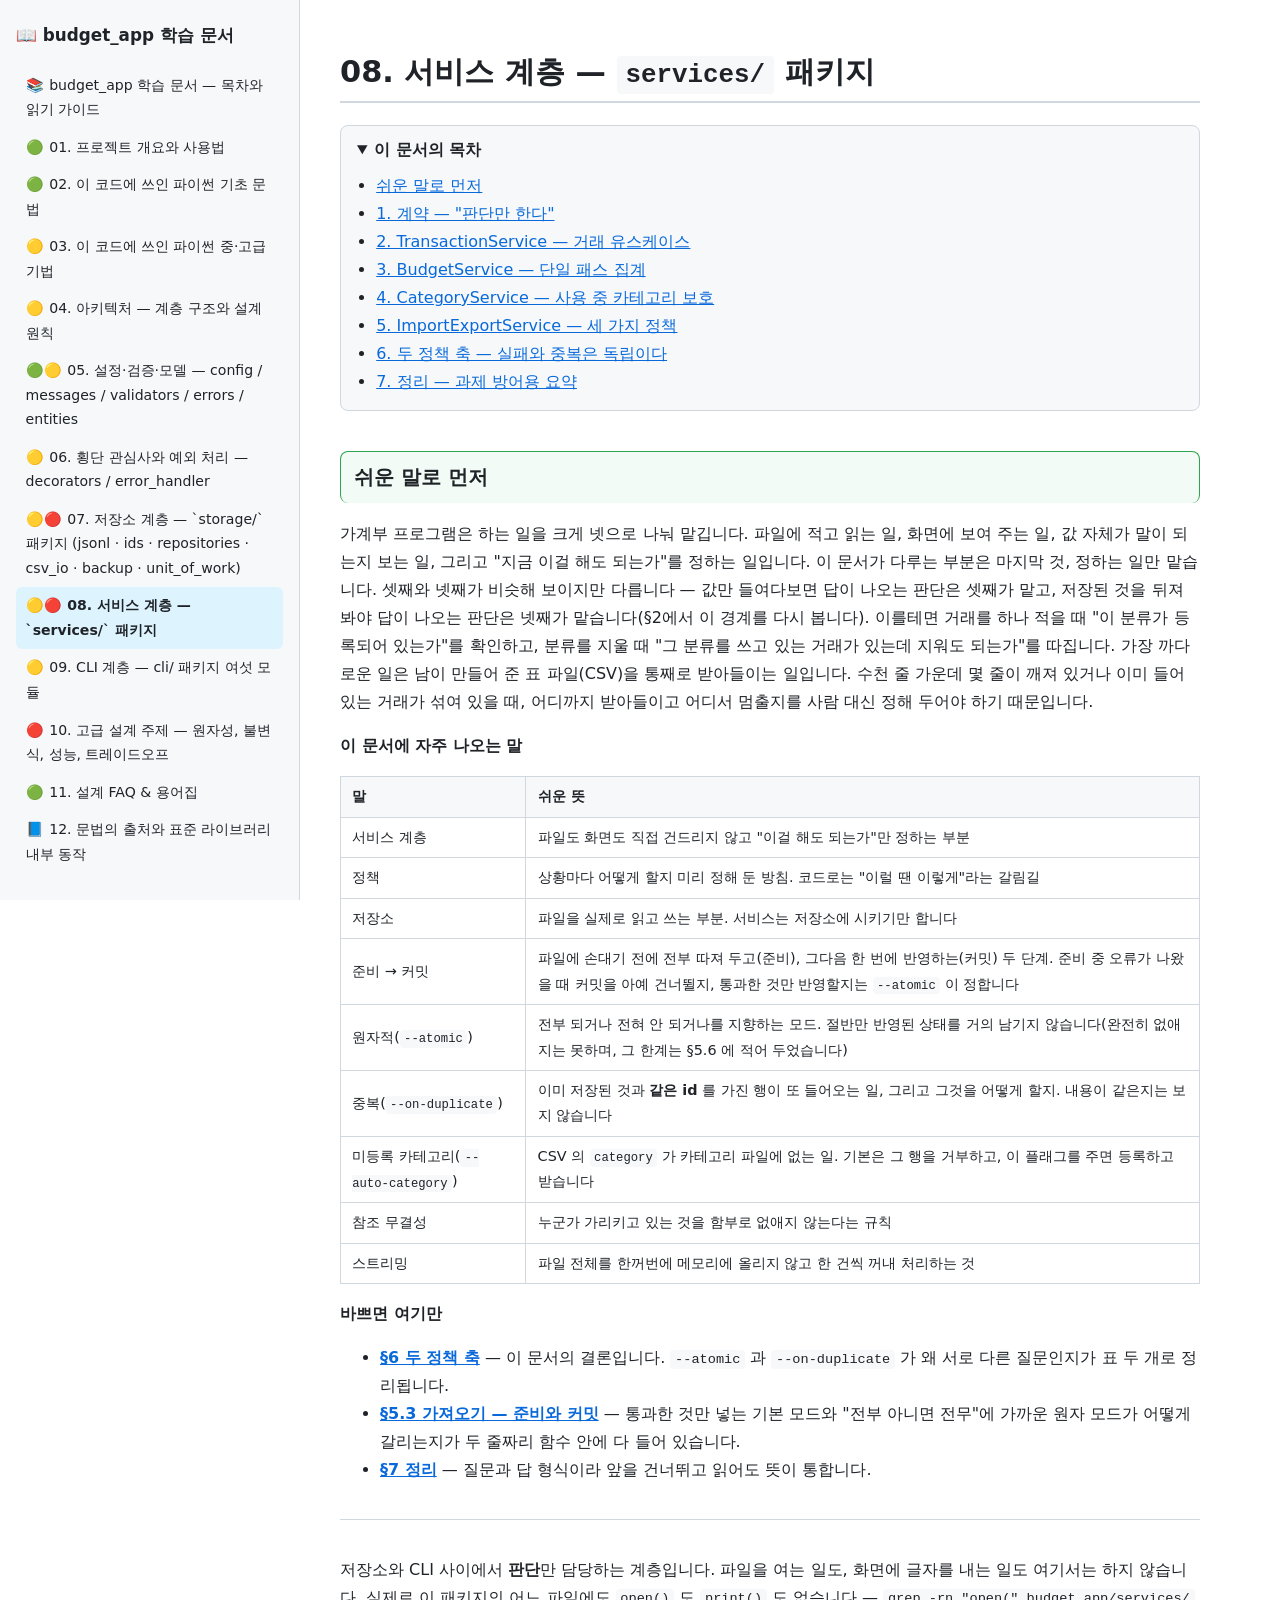
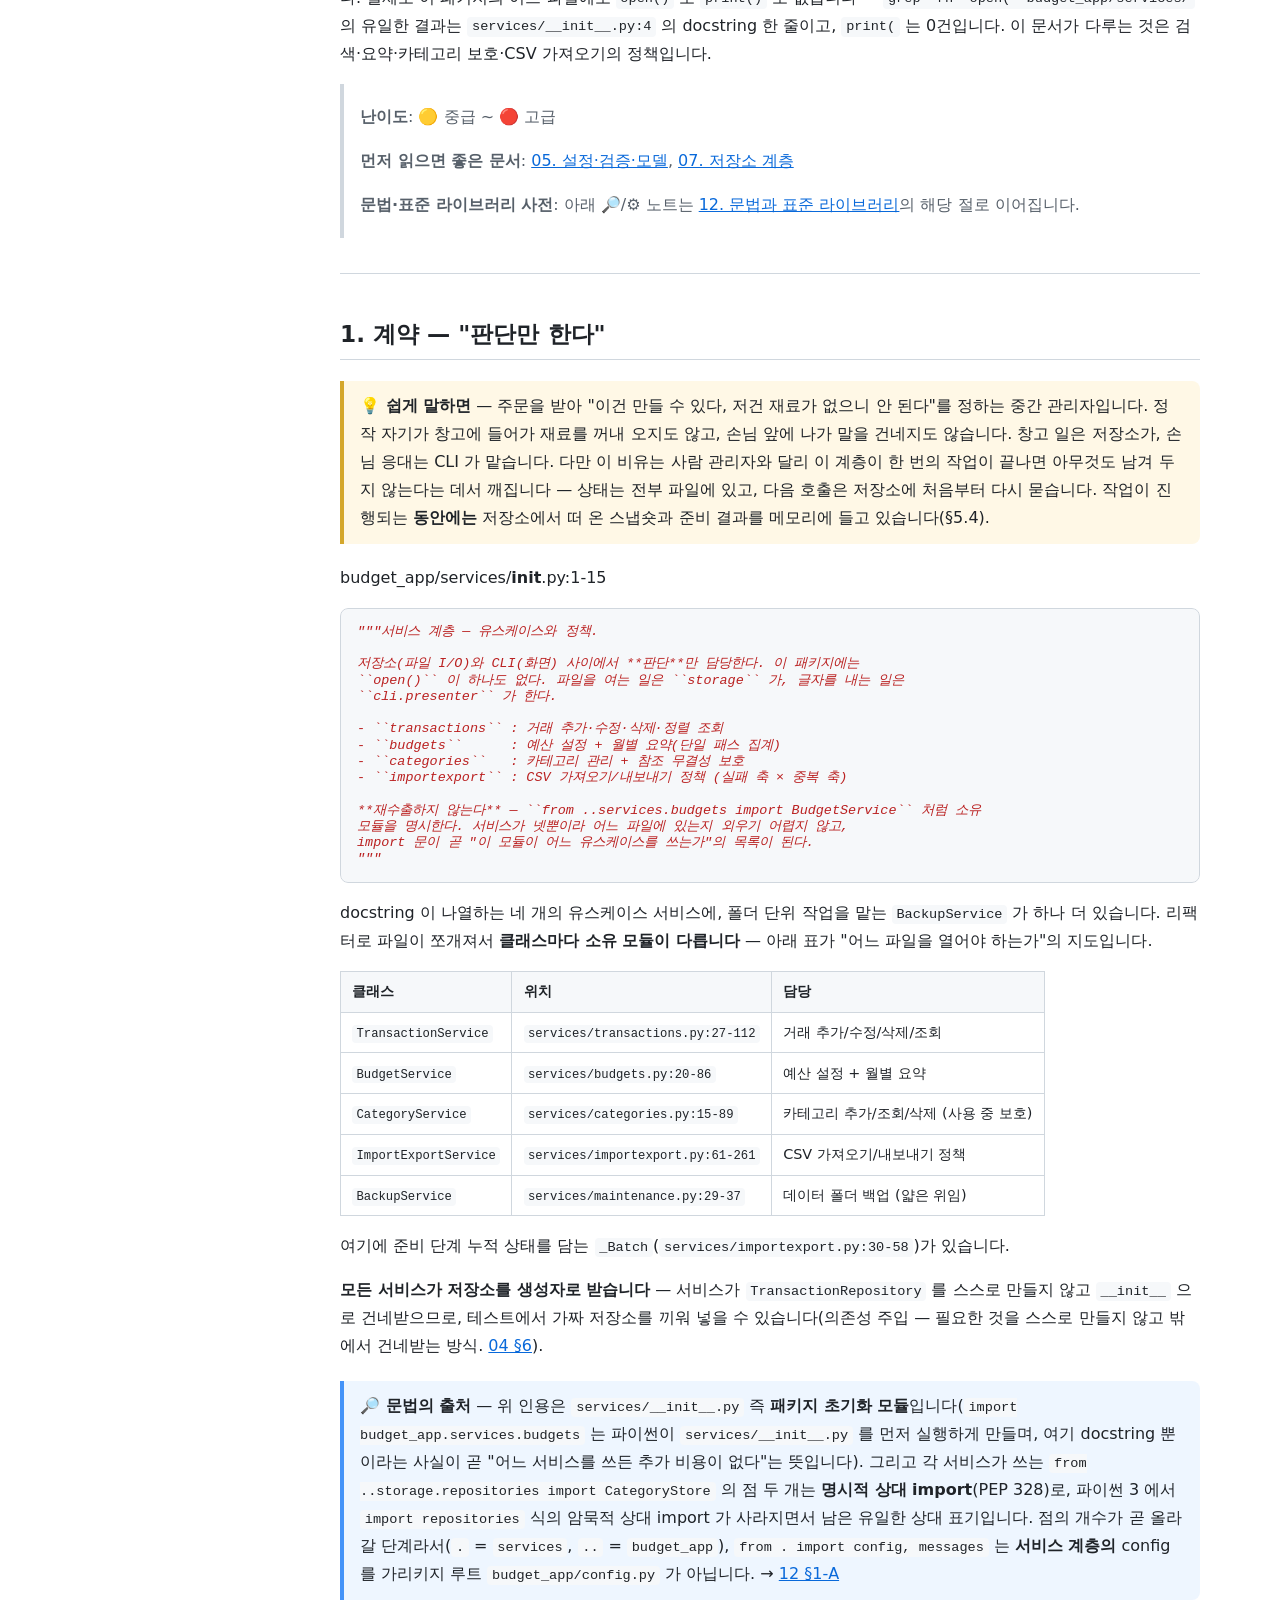
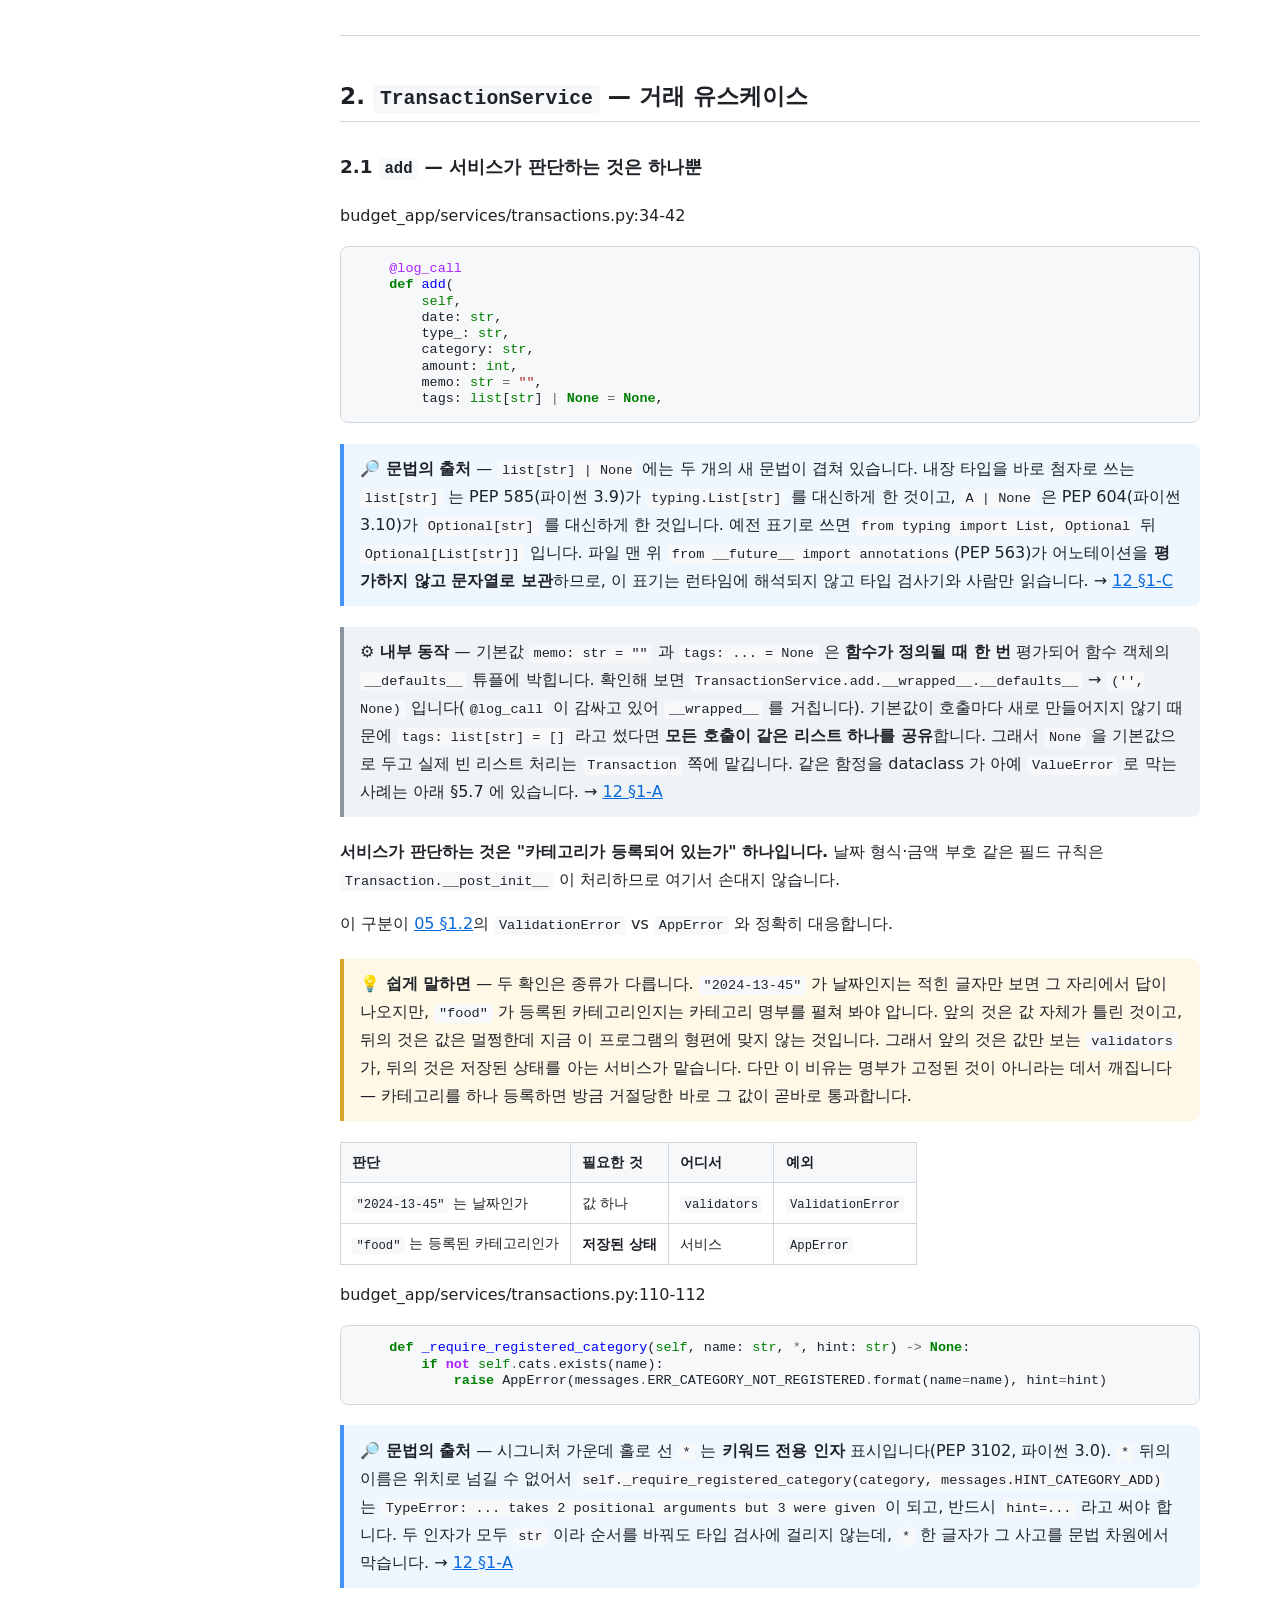
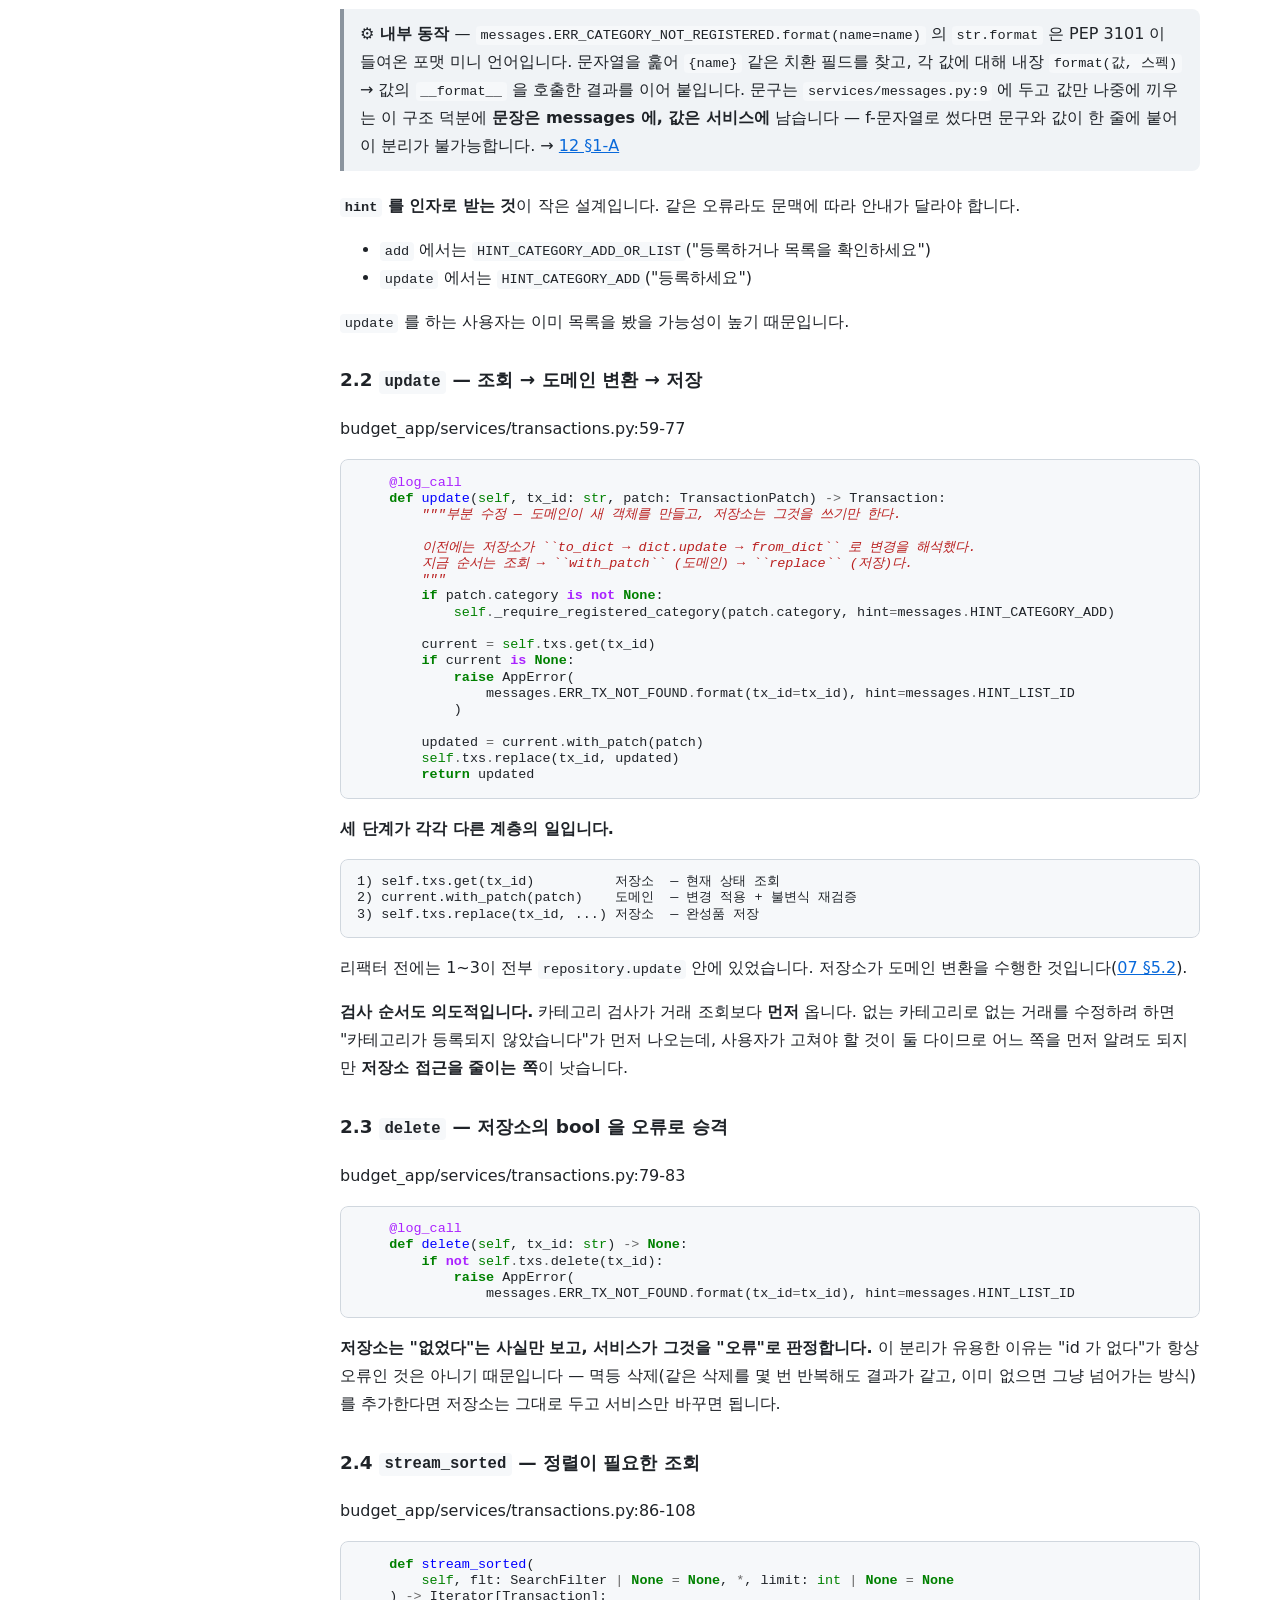
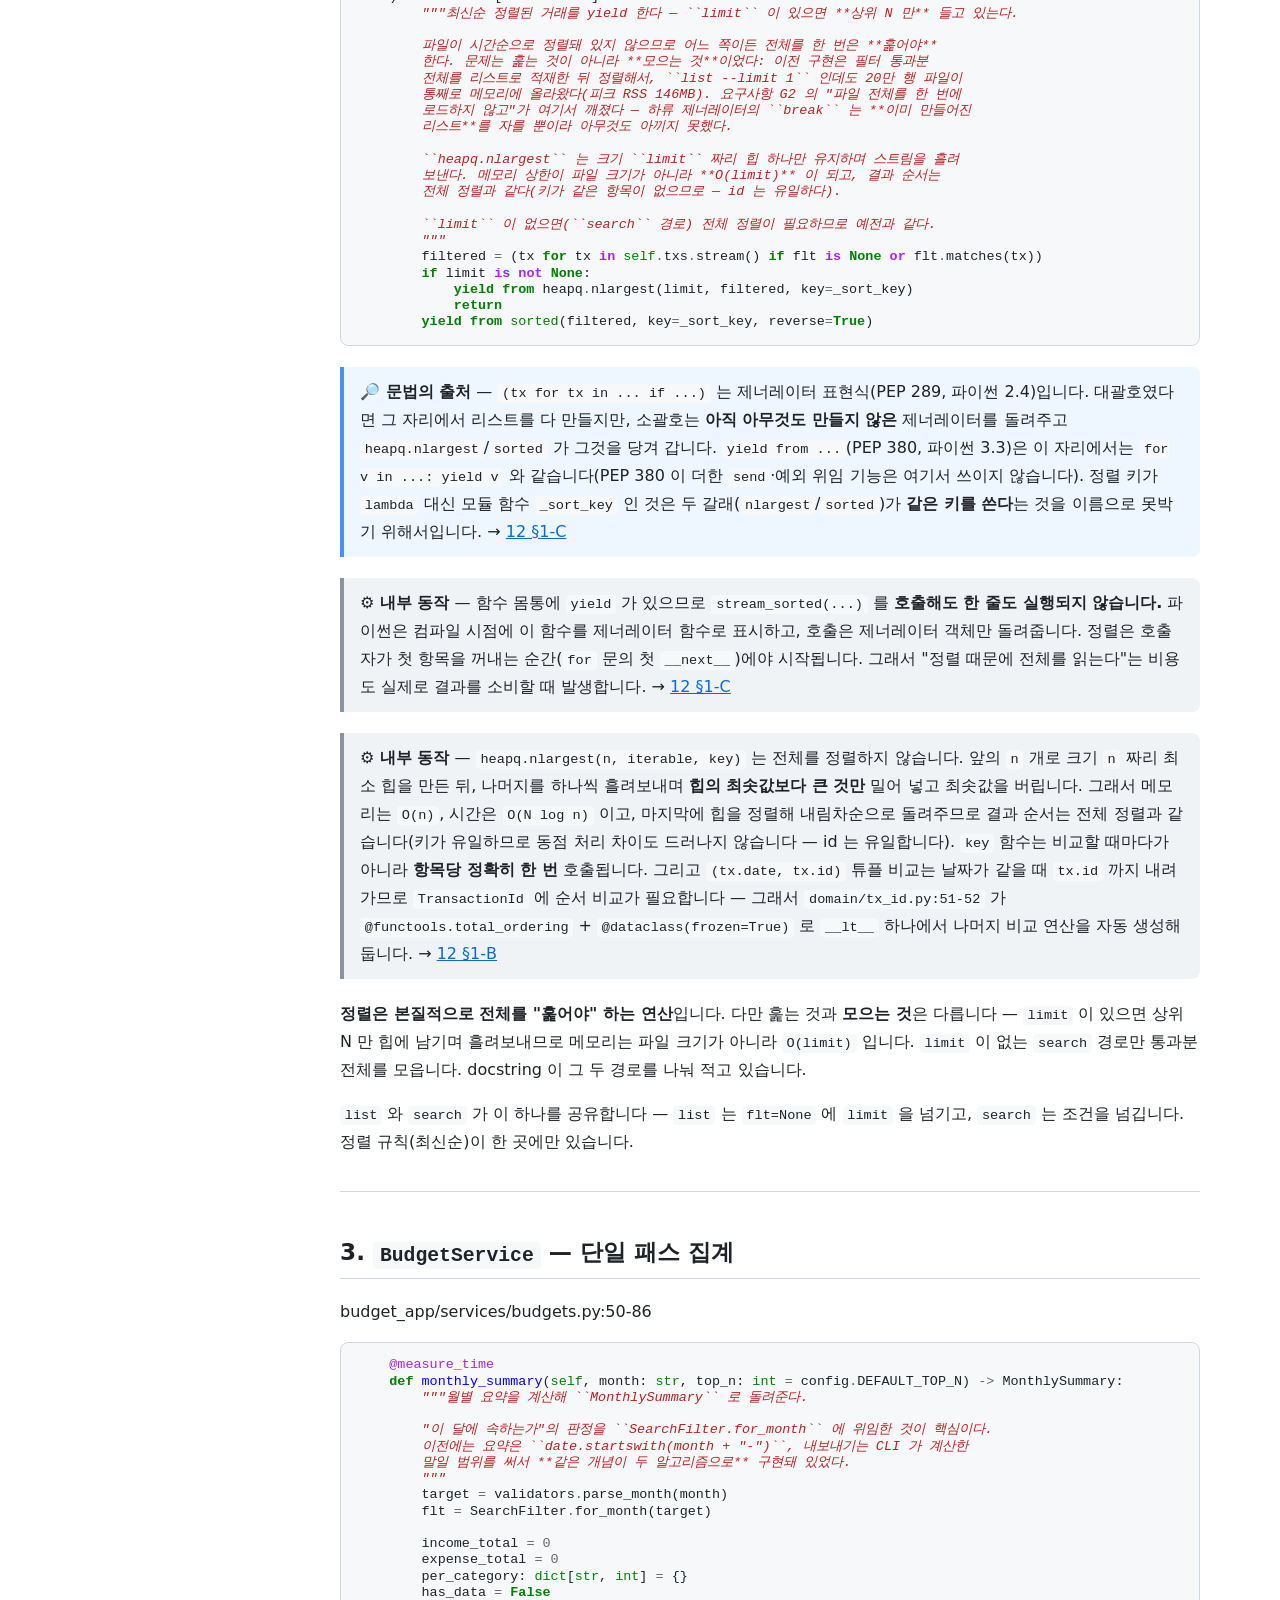
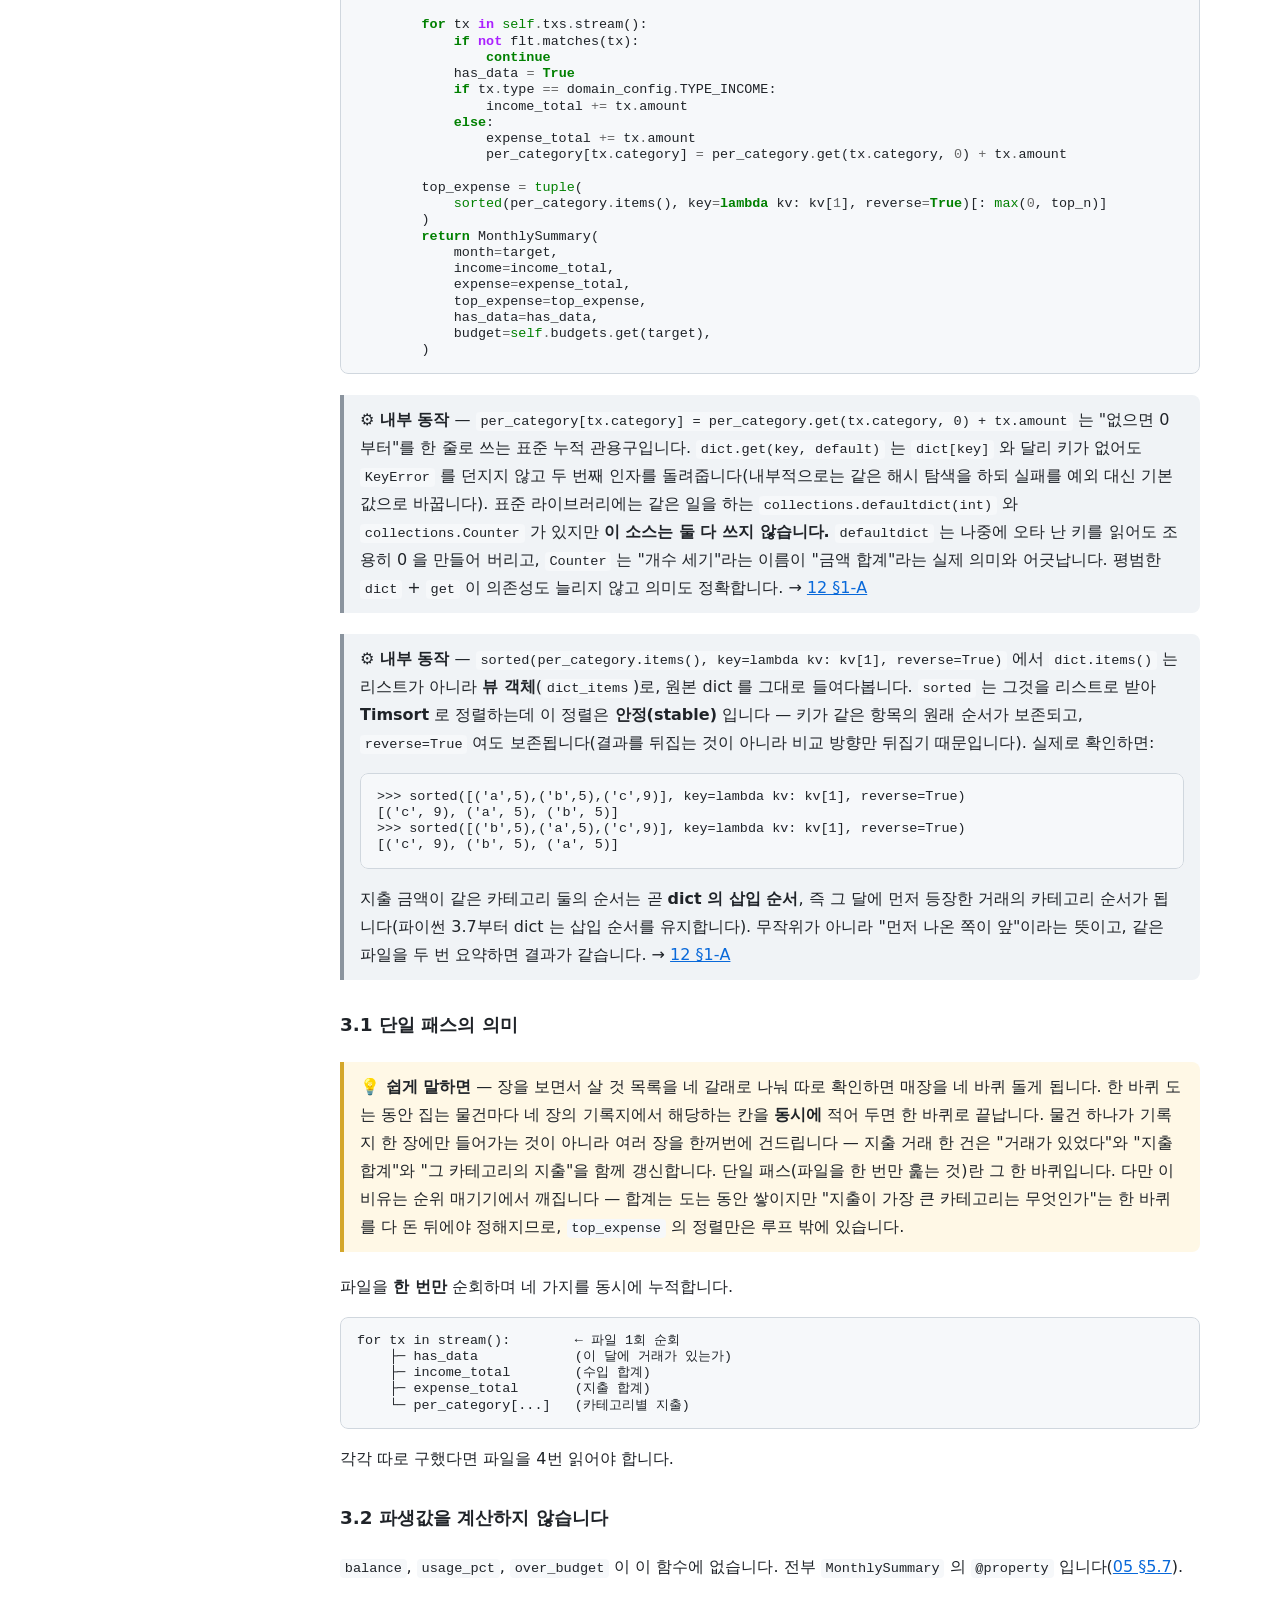
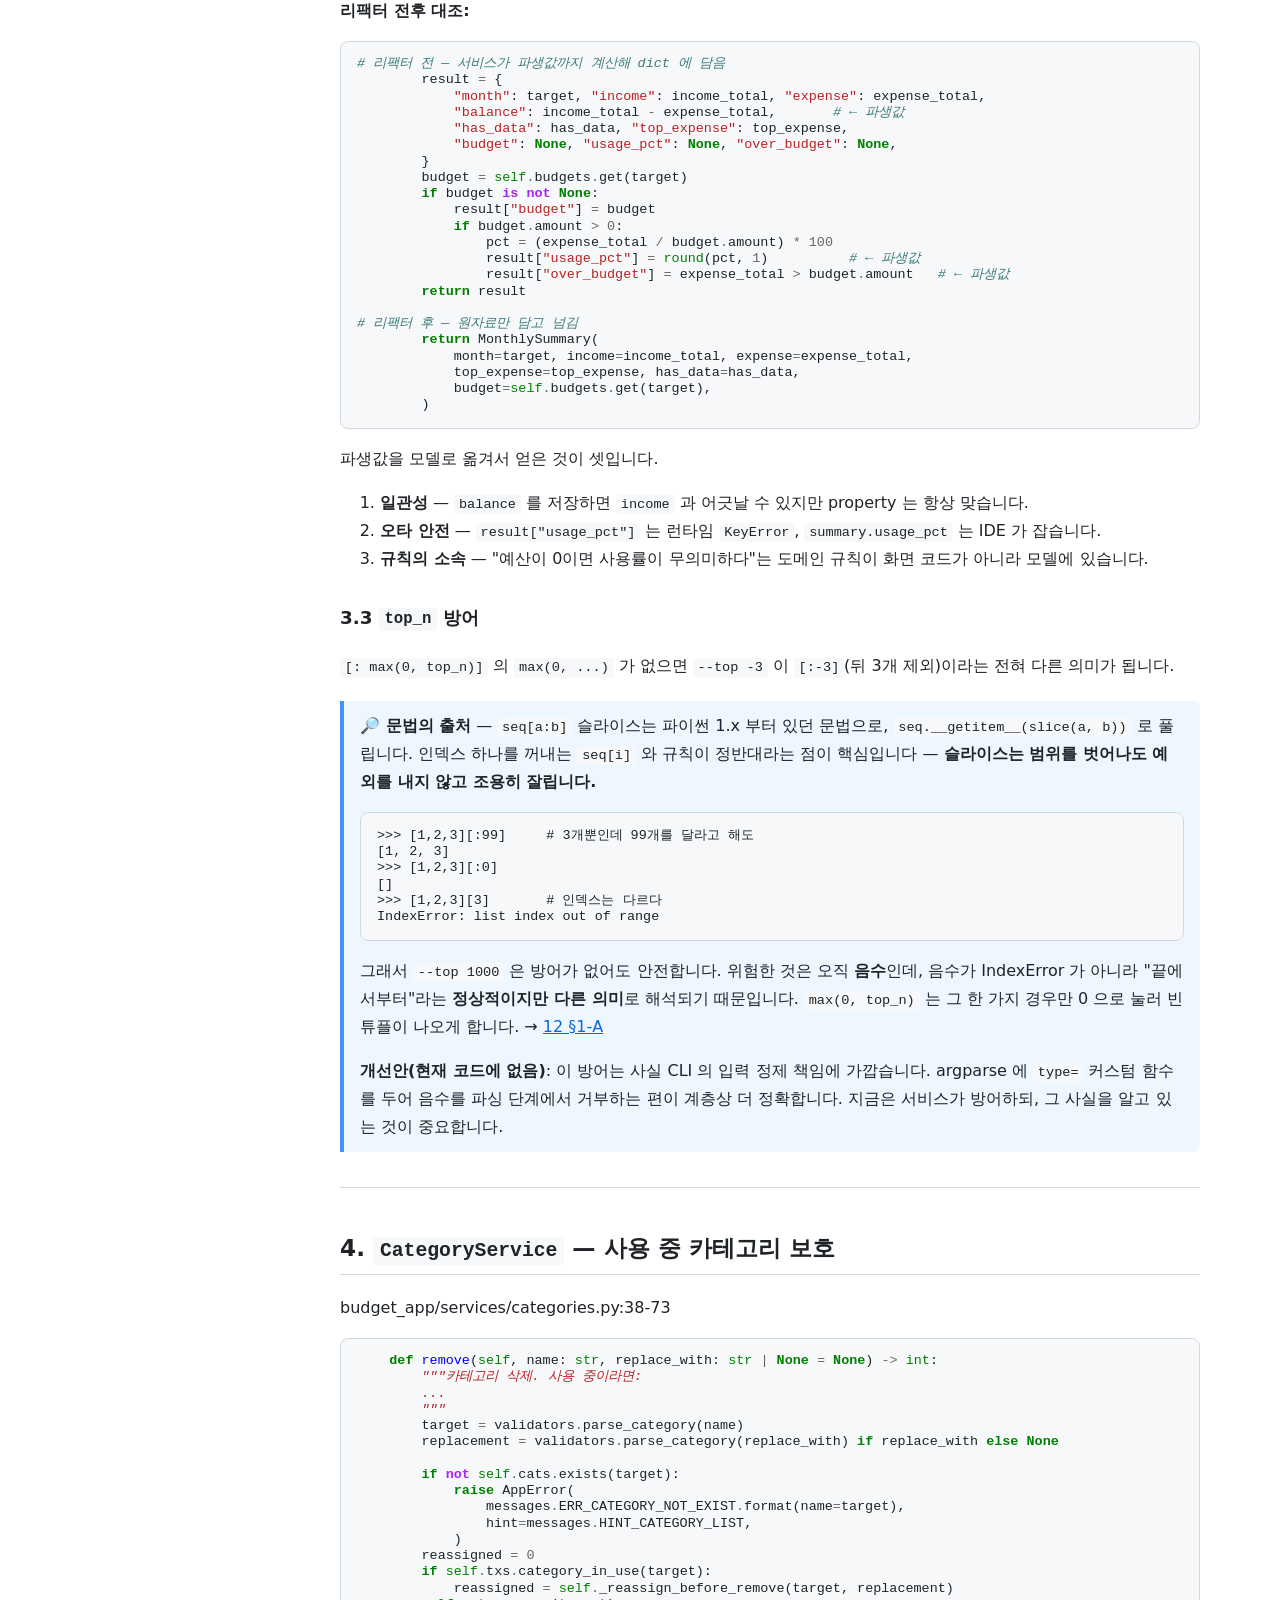
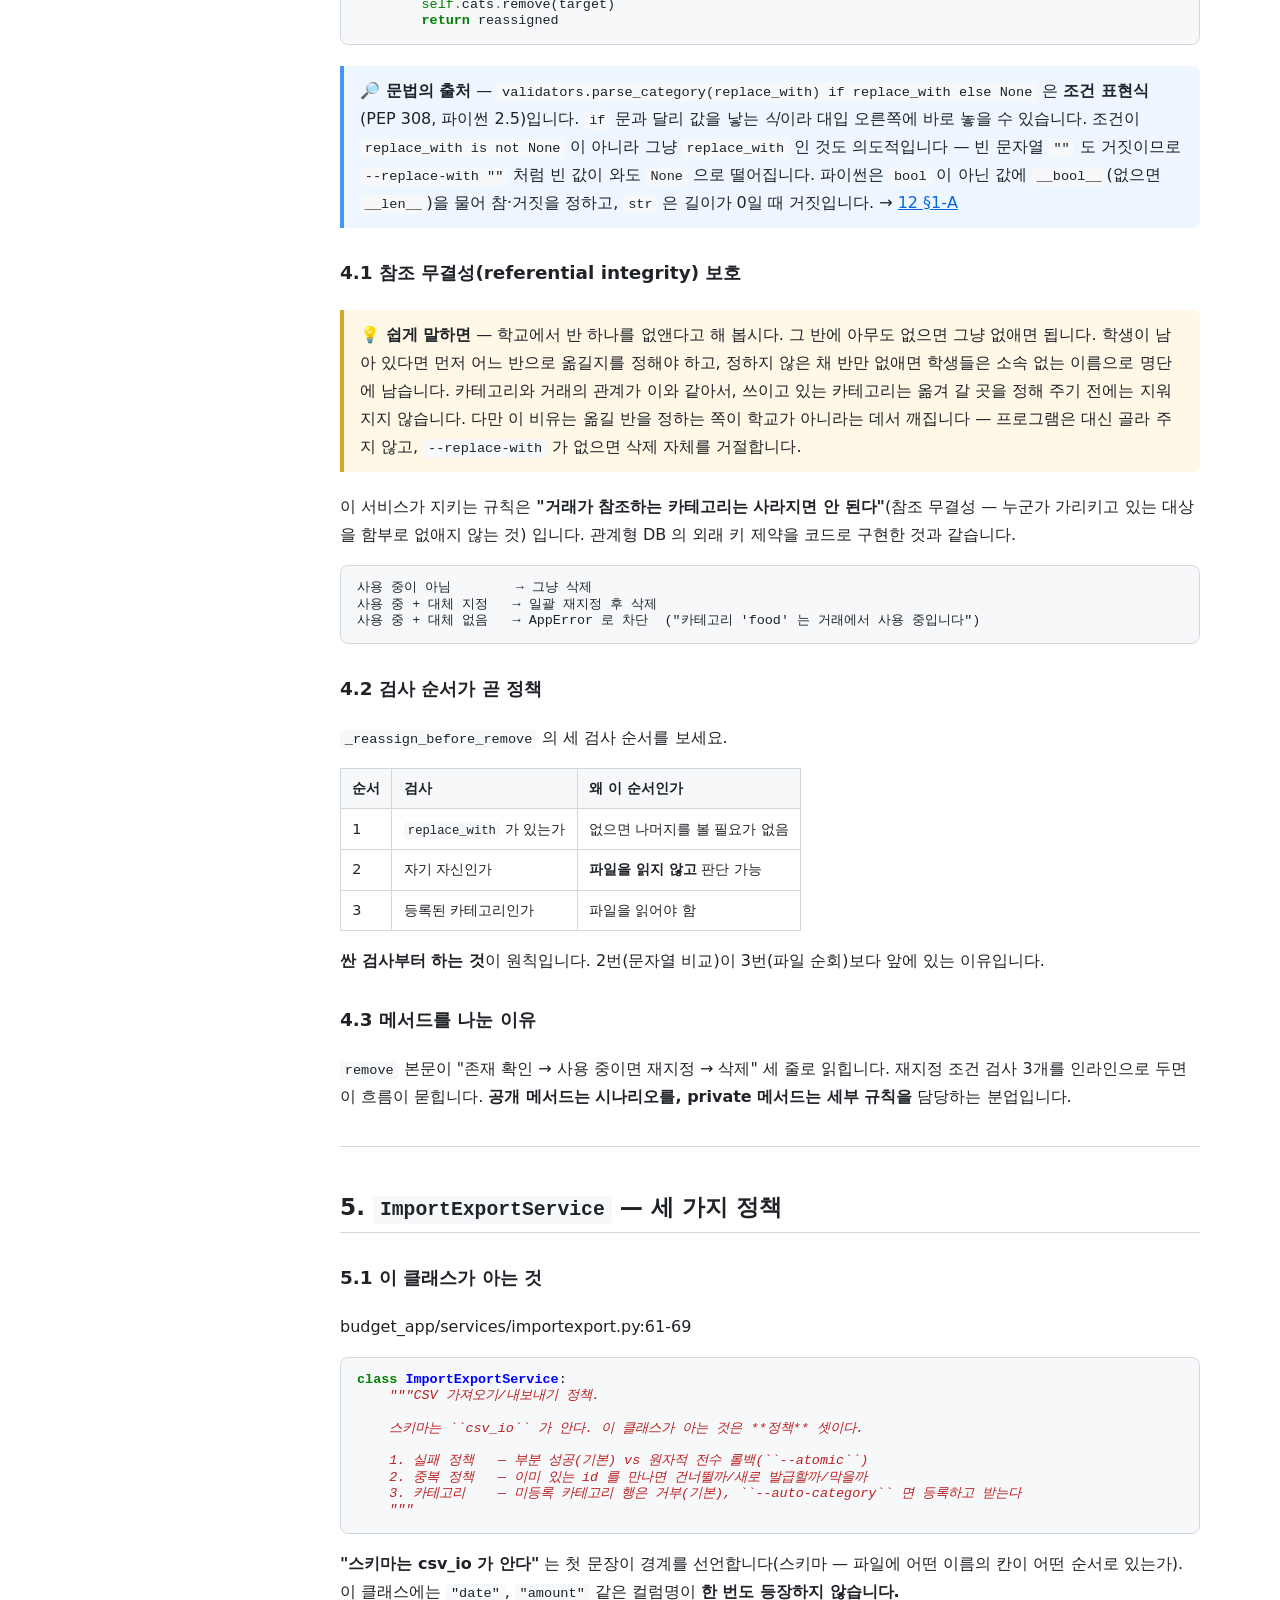
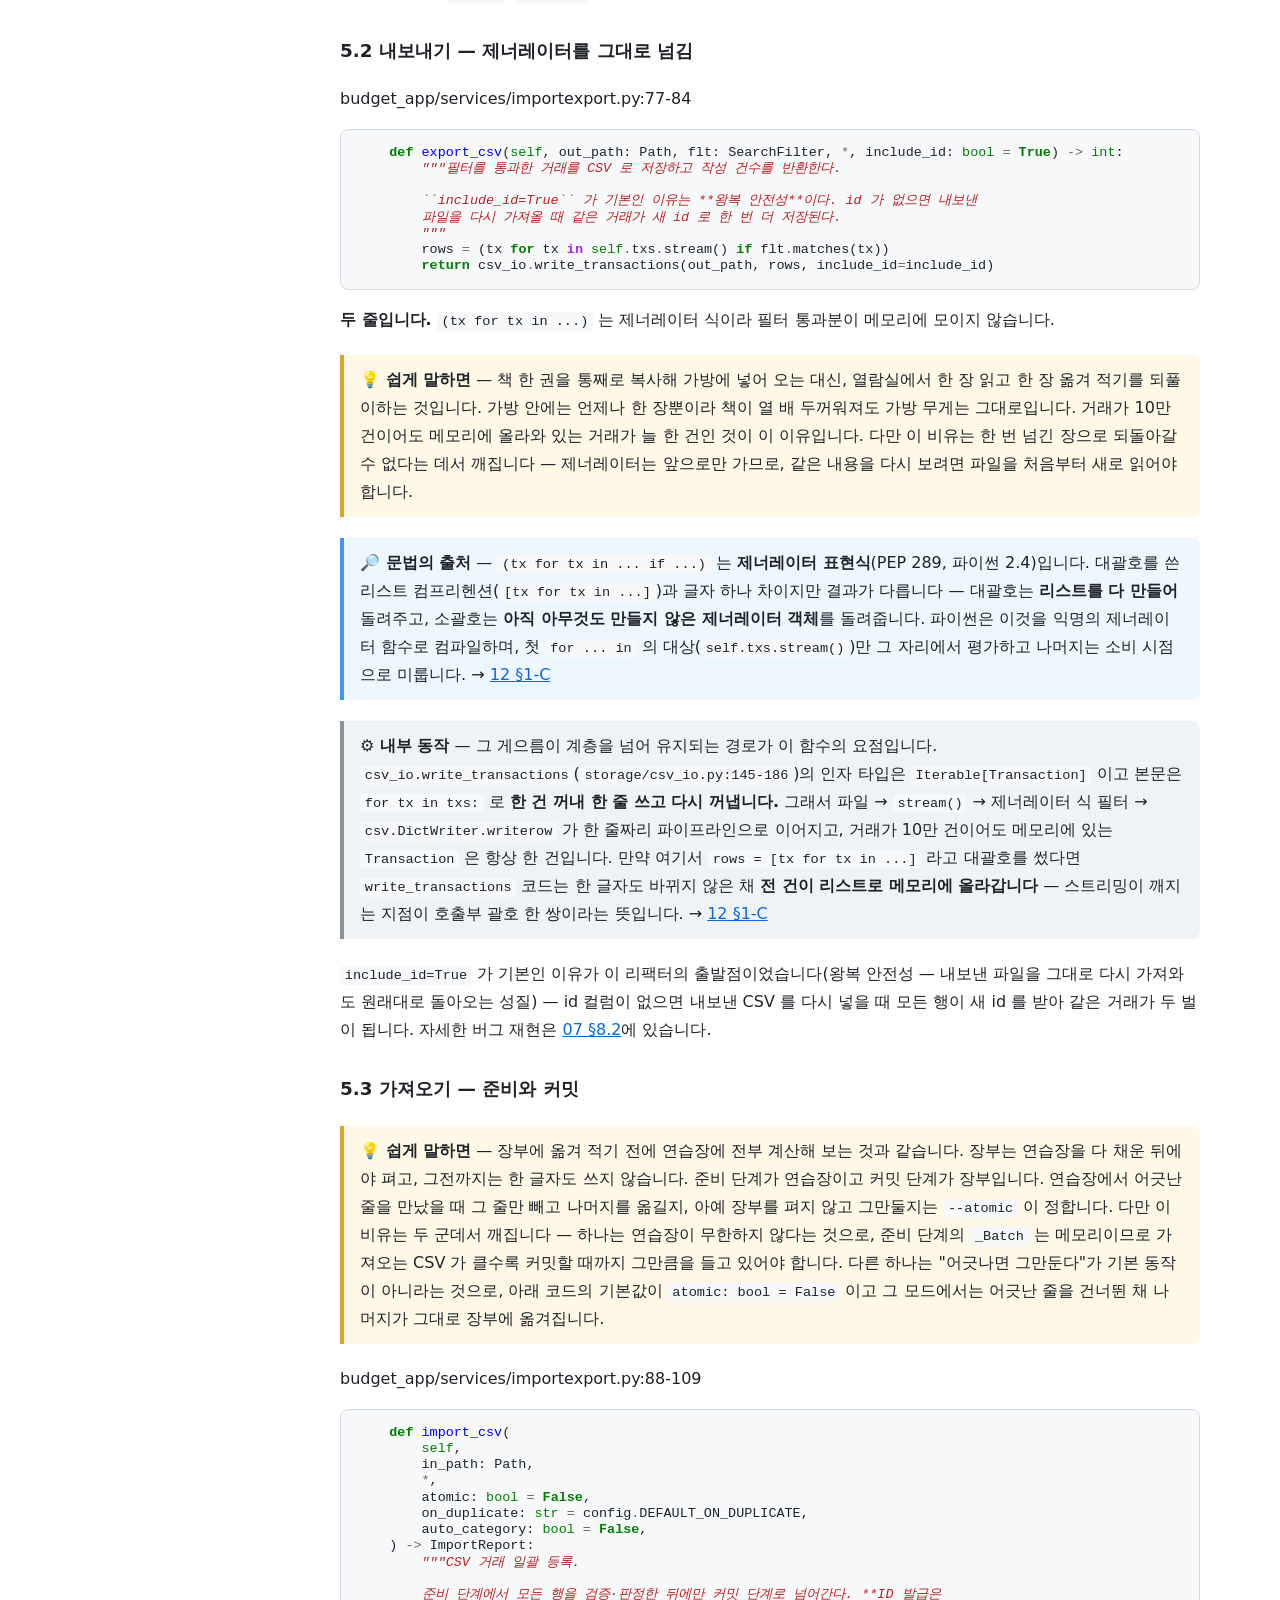
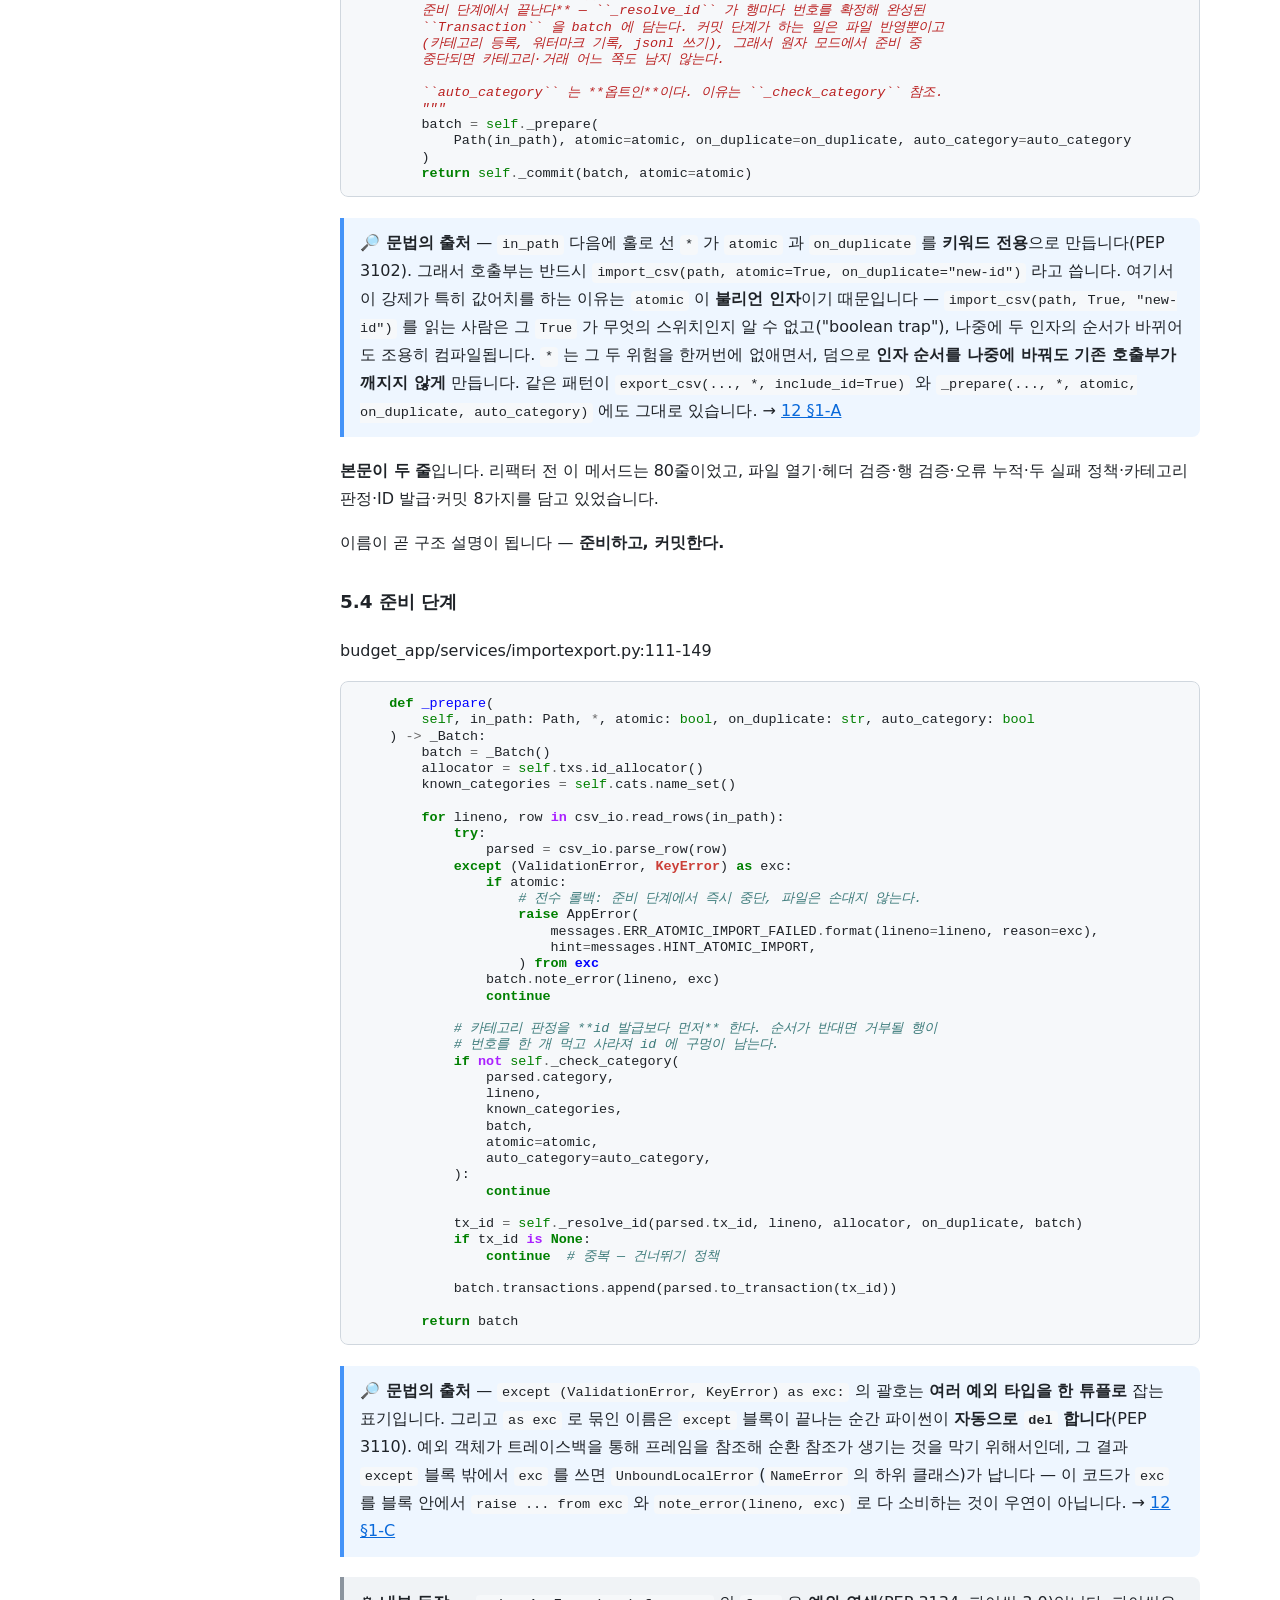
<file: docs/html/08-services.html>
<!DOCTYPE html>
<html lang="ko">
<head>
<meta charset="utf-8">
<meta name="viewport" content="width=device-width, initial-scale=1">
<title>08. 서비스 계층 — `services/` 패키지 — budget_app 학습 문서</title>
<link rel="stylesheet" href="style.css">
</head>
<body>
<div class="layout">
<nav class="sidebar"><div class="brand"><a href="index.html">📖 budget_app 학습 문서</a></div><details class="nav" open><summary>목차</summary><ul class="navlist"><li><a href="index.html"><span class="badge">📚</span>budget_app 학습 문서 — 목차와 읽기 가이드</a></li><li><a href="01-overview.html"><span class="badge">🟢</span>01. 프로젝트 개요와 사용법</a></li><li><a href="02-python-basics.html"><span class="badge">🟢</span>02. 이 코드에 쓰인 파이썬 기초 문법</a></li><li><a href="03-python-advanced.html"><span class="badge">🟡</span>03. 이 코드에 쓰인 파이썬 중·고급 기법</a></li><li><a href="04-architecture.html"><span class="badge">🟡</span>04. 아키텍처 — 계층 구조와 설계 원칙</a></li><li><a href="05-config-and-models.html"><span class="badge">🟢🟡</span>05. 설정·검증·모델 — config / messages / validators / errors / entities</a></li><li><a href="06-decorators.html"><span class="badge">🟡</span>06. 횡단 관심사와 예외 처리 — decorators / error_handler</a></li><li><a href="07-repository.html"><span class="badge">🟡🔴</span>07. 저장소 계층 — `storage/` 패키지 (jsonl · ids · repositories · csv_io · backup · unit_of_work)</a></li><li><a href="08-services.html" class="current"><span class="badge">🟡🔴</span>08. 서비스 계층 — `services/` 패키지</a></li><li><a href="09-cli.html"><span class="badge">🟡</span>09. CLI 계층 — cli/ 패키지 여섯 모듈</a></li><li><a href="10-advanced-design.html"><span class="badge">🔴</span>10. 고급 설계 주제 — 원자성, 불변식, 성능, 트레이드오프</a></li><li><a href="11-faq-and-glossary.html"><span class="badge">🟢</span>11. 설계 FAQ &amp; 용어집</a></li><li><a href="12-syntax-and-stdlib.html"><span class="badge">📘</span>12. 문법의 출처와 표준 라이브러리 내부 동작</a></li></ul></details></nav>
<main>
<h1 id="08-서비스-계층-services-패키지">08. 서비스 계층 — <code>services/</code> 패키지</h1>
<details class="page-toc" open><summary>이 문서의 목차</summary><ul><li><a href="#쉬운-말로-먼저">쉬운 말로 먼저</a></li><li><a href="#1-계약-판단만-한다">1. 계약 — &quot;판단만 한다&quot;</a></li><li><a href="#2-transactionservice-거래-유스케이스">2. TransactionService — 거래 유스케이스</a></li><li><a href="#3-budgetservice-단일-패스-집계">3. BudgetService — 단일 패스 집계</a></li><li><a href="#4-categoryservice-사용-중-카테고리-보호">4. CategoryService — 사용 중 카테고리 보호</a></li><li><a href="#5-importexportservice-세-가지-정책">5. ImportExportService — 세 가지 정책</a></li><li><a href="#6-두-정책-축-실패와-중복은-독립이다">6. 두 정책 축 — 실패와 중복은 독립이다</a></li><li><a href="#7-정리-과제-방어용-요약">7. 정리 — 과제 방어용 요약</a></li></ul></details><h2 id="쉬운-말로-먼저">쉬운 말로 먼저</h2>
<p>가계부 프로그램은 하는 일을 크게 넷으로 나눠 맡깁니다. 파일에 적고 읽는 일, 화면에 보여 주는 일, 값 자체가 말이 되는지 보는 일, 그리고 "지금 이걸 해도 되는가"를 정하는 일입니다. 이 문서가 다루는 부분은 마지막 것, 정하는 일만 맡습니다. 셋째와 넷째가 비슷해 보이지만 다릅니다 — 값만 들여다보면 답이 나오는 판단은 셋째가 맡고, 저장된 것을 뒤져 봐야 답이 나오는 판단은 넷째가 맡습니다(§2에서 이 경계를 다시 봅니다). 이를테면 거래를 하나 적을 때 "이 분류가 등록되어 있는가"를 확인하고, 분류를 지울 때 "그 분류를 쓰고 있는 거래가 있는데 지워도 되는가"를 따집니다. 가장 까다로운 일은 남이 만들어 준 표 파일(CSV)을 통째로 받아들이는 일입니다. 수천 줄 가운데 몇 줄이 깨져 있거나 이미 들어 있는 거래가 섞여 있을 때, 어디까지 받아들이고 어디서 멈출지를 사람 대신 정해 두어야 하기 때문입니다.</p>
<p><strong>이 문서에 자주 나오는 말</strong></p>
<div class="table-wrap"><table>
<thead>
<tr>
<th>말</th>
<th>쉬운 뜻</th>
</tr>
</thead>
<tbody>
<tr>
<td>서비스 계층</td>
<td>파일도 화면도 직접 건드리지 않고 "이걸 해도 되는가"만 정하는 부분</td>
</tr>
<tr>
<td>정책</td>
<td>상황마다 어떻게 할지 미리 정해 둔 방침. 코드로는 "이럴 땐 이렇게"라는 갈림길</td>
</tr>
<tr>
<td>저장소</td>
<td>파일을 실제로 읽고 쓰는 부분. 서비스는 저장소에 시키기만 합니다</td>
</tr>
<tr>
<td>준비 → 커밋</td>
<td>파일에 손대기 전에 전부 따져 두고(준비), 그다음 한 번에 반영하는(커밋) 두 단계. 준비 중 오류가 나왔을 때 커밋을 아예 건너뛸지, 통과한 것만 반영할지는 <code>--atomic</code> 이 정합니다</td>
</tr>
<tr>
<td>원자적(<code>--atomic</code>)</td>
<td>전부 되거나 전혀 안 되거나를 지향하는 모드. 절반만 반영된 상태를 거의 남기지 않습니다(완전히 없애지는 못하며, 그 한계는 §5.6 에 적어 두었습니다)</td>
</tr>
<tr>
<td>중복(<code>--on-duplicate</code>)</td>
<td>이미 저장된 것과 <strong>같은 id</strong> 를 가진 행이 또 들어오는 일, 그리고 그것을 어떻게 할지. 내용이 같은지는 보지 않습니다</td>
</tr>
<tr>
<td>미등록 카테고리(<code>--auto-category</code>)</td>
<td>CSV 의 <code>category</code> 가 카테고리 파일에 없는 일. 기본은 그 행을 거부하고, 이 플래그를 주면 등록하고 받습니다</td>
</tr>
<tr>
<td>참조 무결성</td>
<td>누군가 가리키고 있는 것을 함부로 없애지 않는다는 규칙</td>
</tr>
<tr>
<td>스트리밍</td>
<td>파일 전체를 한꺼번에 메모리에 올리지 않고 한 건씩 꺼내 처리하는 것</td>
</tr>
</tbody>
</table></div>
<p><strong>바쁘면 여기만</strong></p>
<ul>
<li><strong><a href="#6-두-정책-축--실패와-중복은-독립이다">§6 두 정책 축</a></strong> — 이 문서의 결론입니다. <code>--atomic</code> 과 <code>--on-duplicate</code> 가 왜 서로 다른 질문인지가 표 두 개로 정리됩니다.</li>
<li><strong><a href="#53-가져오기--준비와-커밋">§5.3 가져오기 — 준비와 커밋</a></strong> — 통과한 것만 넣는 기본 모드와 "전부 아니면 전무"에 가까운 원자 모드가 어떻게 갈리는지가 두 줄짜리 함수 안에 다 들어 있습니다.</li>
<li><strong><a href="#7-정리--과제-방어용-요약">§7 정리</a></strong> — 질문과 답 형식이라 앞을 건너뛰고 읽어도 뜻이 통합니다.</li>
</ul>
<hr>
<p>저장소와 CLI 사이에서 <strong>판단</strong>만 담당하는 계층입니다. 파일을 여는 일도, 화면에 글자를 내는 일도 여기서는 하지 않습니다. 실제로 이 패키지의 어느 파일에도 <code>open()</code> 도 <code>print()</code> 도 없습니다 — <code>grep -rn "open(" budget_app/services/</code> 의 유일한 결과는 <code>services/__init__.py:4</code> 의 docstring 한 줄이고, <code>print(</code> 는 0건입니다. 이 문서가 다루는 것은 검색·요약·카테고리 보호·CSV 가져오기의 정책입니다.</p>
<blockquote>
<p><strong>난이도</strong>: 🟡 중급 ~ 🔴 고급</p>
<p><strong>먼저 읽으면 좋은 문서</strong>: <a href="05-config-and-models.html">05. 설정·검증·모델</a>, <a href="07-repository.html">07. 저장소 계층</a></p>
<p><strong>문법·표준 라이브러리 사전</strong>: 아래 🔎/⚙️ 노트는 <a href="12-syntax-and-stdlib.html">12. 문법과 표준 라이브러리</a>의 해당 절로 이어집니다.</p>
</blockquote>
<hr>
<h2 id="1-계약-판단만-한다">1. 계약 — "판단만 한다"</h2>
<blockquote class="callout tip"><p><strong>💡 쉽게 말하면</strong> — 주문을 받아 "이건 만들 수 있다, 저건 재료가 없으니 안 된다"를 정하는 중간 관리자입니다. 정작 자기가 창고에 들어가 재료를 꺼내 오지도 않고, 손님 앞에 나가 말을 건네지도 않습니다. 창고 일은 저장소가, 손님 응대는 CLI 가 맡습니다.
다만 이 비유는 사람 관리자와 달리 이 계층이 한 번의 작업이 끝나면 아무것도 남겨 두지 않는다는 데서 깨집니다 — 상태는 전부 파일에 있고, 다음 호출은 저장소에 처음부터 다시 묻습니다. 작업이 진행되는 <strong>동안에는</strong> 저장소에서 떠 온 스냅숏과 준비 결과를 메모리에 들고 있습니다(§5.4).</p>
</blockquote>
<p>budget_app/services/<strong>init</strong>.py:1-15</p>
<div class="codehilite"><pre><span></span><code><span class="sd">"""서비스 계층 — 유스케이스와 정책.</span>

<span class="sd">저장소(파일 I/O)와 CLI(화면) 사이에서 **판단**만 담당한다. 이 패키지에는</span>
<span class="sd">``open()`` 이 하나도 없다. 파일을 여는 일은 ``storage`` 가, 글자를 내는 일은</span>
<span class="sd">``cli.presenter`` 가 한다.</span>

<span class="sd">- ``transactions`` : 거래 추가·수정·삭제·정렬 조회</span>
<span class="sd">- ``budgets``      : 예산 설정 + 월별 요약(단일 패스 집계)</span>
<span class="sd">- ``categories``   : 카테고리 관리 + 참조 무결성 보호</span>
<span class="sd">- ``importexport`` : CSV 가져오기/내보내기 정책 (실패 축 × 중복 축)</span>

<span class="sd">**재수출하지 않는다** — ``from ..services.budgets import BudgetService`` 처럼 소유</span>
<span class="sd">모듈을 명시한다. 서비스가 넷뿐이라 어느 파일에 있는지 외우기 어렵지 않고,</span>
<span class="sd">import 문이 곧 "이 모듈이 어느 유스케이스를 쓰는가"의 목록이 된다.</span>
<span class="sd">"""</span>
</code></pre></div>

<p>docstring 이 나열하는 네 개의 유스케이스 서비스에, 폴더 단위 작업을 맡는 <code>BackupService</code> 가 하나 더 있습니다. 리팩터로 파일이 쪼개져서 <strong>클래스마다 소유 모듈이 다릅니다</strong> — 아래 표가 "어느 파일을 열어야 하는가"의 지도입니다.</p>
<div class="table-wrap"><table>
<thead>
<tr>
<th>클래스</th>
<th>위치</th>
<th>담당</th>
</tr>
</thead>
<tbody>
<tr>
<td><code>TransactionService</code></td>
<td><code>services/transactions.py:27-112</code></td>
<td>거래 추가/수정/삭제/조회</td>
</tr>
<tr>
<td><code>BudgetService</code></td>
<td><code>services/budgets.py:20-86</code></td>
<td>예산 설정 + 월별 요약</td>
</tr>
<tr>
<td><code>CategoryService</code></td>
<td><code>services/categories.py:15-89</code></td>
<td>카테고리 추가/조회/삭제 (사용 중 보호)</td>
</tr>
<tr>
<td><code>ImportExportService</code></td>
<td><code>services/importexport.py:61-261</code></td>
<td>CSV 가져오기/내보내기 정책</td>
</tr>
<tr>
<td><code>BackupService</code></td>
<td><code>services/maintenance.py:29-37</code></td>
<td>데이터 폴더 백업 (얇은 위임)</td>
</tr>
</tbody>
</table></div>
<p>여기에 준비 단계 누적 상태를 담는 <code>_Batch</code>(<code>services/importexport.py:30-58</code>)가 있습니다.</p>
<p><strong>모든 서비스가 저장소를 생성자로 받습니다</strong> — 서비스가 <code>TransactionRepository</code> 를 스스로 만들지 않고 <code>__init__</code> 으로 건네받으므로, 테스트에서 가짜 저장소를 끼워 넣을 수 있습니다(의존성 주입 — 필요한 것을 스스로 만들지 않고 밖에서 건네받는 방식. <a href="04-architecture.html">04 §6</a>).</p>
<blockquote class="callout origin"><p><strong>🔎 문법의 출처</strong> — 위 인용은 <code>services/__init__.py</code> 즉 <strong>패키지 초기화 모듈</strong>입니다(<code>import budget_app.services.budgets</code> 는 파이썬이 <code>services/__init__.py</code> 를 먼저 실행하게 만들며, 여기 docstring 뿐이라는 사실이 곧 "어느 서비스를 쓰든 추가 비용이 없다"는 뜻입니다). 그리고 각 서비스가 쓰는 <code>from ..storage.repositories import CategoryStore</code> 의 점 두 개는 <strong>명시적 상대 import</strong>(PEP 328)로, 파이썬 3 에서 <code>import repositories</code> 식의 암묵적 상대 import 가 사라지면서 남은 유일한 상대 표기입니다. 점의 개수가 곧 올라갈 단계라서(<code>.</code> = <code>services</code>, <code>..</code> = <code>budget_app</code>), <code>from . import config, messages</code> 는 <strong>서비스 계층의</strong> config 를 가리키지 루트 <code>budget_app/config.py</code> 가 아닙니다. → <a href="12-syntax-and-stdlib.html">12 §1-A</a></p>
</blockquote>
<hr>
<h2 id="2-transactionservice-거래-유스케이스">2. <code>TransactionService</code> — 거래 유스케이스</h2>
<h3 id="21-add-서비스가-판단하는-것은-하나뿐">2.1 <code>add</code> — 서비스가 판단하는 것은 하나뿐</h3>
<p>budget_app/services/transactions.py:34-42</p>
<div class="codehilite"><pre><span></span><code>    <span class="nd">@log_call</span>
    <span class="k">def</span><span class="w"> </span><span class="nf">add</span><span class="p">(</span>
        <span class="bp">self</span><span class="p">,</span>
        <span class="n">date</span><span class="p">:</span> <span class="nb">str</span><span class="p">,</span>
        <span class="n">type_</span><span class="p">:</span> <span class="nb">str</span><span class="p">,</span>
        <span class="n">category</span><span class="p">:</span> <span class="nb">str</span><span class="p">,</span>
        <span class="n">amount</span><span class="p">:</span> <span class="nb">int</span><span class="p">,</span>
        <span class="n">memo</span><span class="p">:</span> <span class="nb">str</span> <span class="o">=</span> <span class="s2">""</span><span class="p">,</span>
        <span class="n">tags</span><span class="p">:</span> <span class="nb">list</span><span class="p">[</span><span class="nb">str</span><span class="p">]</span> <span class="o">|</span> <span class="kc">None</span> <span class="o">=</span> <span class="kc">None</span><span class="p">,</span>
</code></pre></div>

<blockquote class="callout origin"><p><strong>🔎 문법의 출처</strong> — <code>list[str] | None</code> 에는 두 개의 새 문법이 겹쳐 있습니다. 내장 타입을 바로 첨자로 쓰는 <code>list[str]</code> 는 PEP 585(파이썬 3.9)가 <code>typing.List[str]</code> 를 대신하게 한 것이고, <code>A | None</code> 은 PEP 604(파이썬 3.10)가 <code>Optional[str]</code> 를 대신하게 한 것입니다. 예전 표기로 쓰면 <code>from typing import List, Optional</code> 뒤 <code>Optional[List[str]]</code> 입니다. 파일 맨 위 <code>from __future__ import annotations</code>(PEP 563)가 어노테이션을 <strong>평가하지 않고 문자열로 보관</strong>하므로, 이 표기는 런타임에 해석되지 않고 타입 검사기와 사람만 읽습니다. → <a href="12-syntax-and-stdlib.html">12 §1-C</a></p>
</blockquote><blockquote class="callout internals"><p><strong>⚙️ 내부 동작</strong> — 기본값 <code>memo: str = ""</code> 과 <code>tags: ... = None</code> 은 <strong>함수가 정의될 때 한 번</strong> 평가되어 함수 객체의 <code>__defaults__</code> 튜플에 박힙니다. 확인해 보면 <code>TransactionService.add.__wrapped__.__defaults__</code> → <code>('', None)</code> 입니다(<code>@log_call</code> 이 감싸고 있어 <code>__wrapped__</code> 를 거칩니다). 기본값이 호출마다 새로 만들어지지 않기 때문에 <code>tags: list[str] = []</code> 라고 썼다면 <strong>모든 호출이 같은 리스트 하나를 공유</strong>합니다. 그래서 <code>None</code> 을 기본값으로 두고 실제 빈 리스트 처리는 <code>Transaction</code> 쪽에 맡깁니다. 같은 함정을 dataclass 가 아예 <code>ValueError</code> 로 막는 사례는 아래 §5.7 에 있습니다. → <a href="12-syntax-and-stdlib.html">12 §1-A</a></p>
</blockquote>
<p><strong>서비스가 판단하는 것은 "카테고리가 등록되어 있는가" 하나입니다.</strong> 날짜 형식·금액 부호 같은 필드 규칙은 <code>Transaction.__post_init__</code> 이 처리하므로 여기서 손대지 않습니다.</p>
<p>이 구분이 <a href="05-config-and-models.html">05 §1.2</a>의 <code>ValidationError</code> vs <code>AppError</code> 와 정확히 대응합니다.</p>
<blockquote class="callout tip"><p><strong>💡 쉽게 말하면</strong> — 두 확인은 종류가 다릅니다. <code>"2024-13-45"</code> 가 날짜인지는 적힌 글자만 보면 그 자리에서 답이 나오지만, <code>"food"</code> 가 등록된 카테고리인지는 카테고리 명부를 펼쳐 봐야 압니다. 앞의 것은 값 자체가 틀린 것이고, 뒤의 것은 값은 멀쩡한데 지금 이 프로그램의 형편에 맞지 않는 것입니다. 그래서 앞의 것은 값만 보는 <code>validators</code> 가, 뒤의 것은 저장된 상태를 아는 서비스가 맡습니다.
다만 이 비유는 명부가 고정된 것이 아니라는 데서 깨집니다 — 카테고리를 하나 등록하면 방금 거절당한 바로 그 값이 곧바로 통과합니다.</p>
</blockquote>
<div class="table-wrap"><table>
<thead>
<tr>
<th>판단</th>
<th>필요한 것</th>
<th>어디서</th>
<th>예외</th>
</tr>
</thead>
<tbody>
<tr>
<td><code>"2024-13-45"</code> 는 날짜인가</td>
<td>값 하나</td>
<td><code>validators</code></td>
<td><code>ValidationError</code></td>
</tr>
<tr>
<td><code>"food"</code> 는 등록된 카테고리인가</td>
<td><strong>저장된 상태</strong></td>
<td>서비스</td>
<td><code>AppError</code></td>
</tr>
</tbody>
</table></div>
<p>budget_app/services/transactions.py:110-112</p>
<div class="codehilite"><pre><span></span><code>    <span class="k">def</span><span class="w"> </span><span class="nf">_require_registered_category</span><span class="p">(</span><span class="bp">self</span><span class="p">,</span> <span class="n">name</span><span class="p">:</span> <span class="nb">str</span><span class="p">,</span> <span class="o">*</span><span class="p">,</span> <span class="n">hint</span><span class="p">:</span> <span class="nb">str</span><span class="p">)</span> <span class="o">-&gt;</span> <span class="kc">None</span><span class="p">:</span>
        <span class="k">if</span> <span class="ow">not</span> <span class="bp">self</span><span class="o">.</span><span class="n">cats</span><span class="o">.</span><span class="n">exists</span><span class="p">(</span><span class="n">name</span><span class="p">):</span>
            <span class="k">raise</span> <span class="n">AppError</span><span class="p">(</span><span class="n">messages</span><span class="o">.</span><span class="n">ERR_CATEGORY_NOT_REGISTERED</span><span class="o">.</span><span class="n">format</span><span class="p">(</span><span class="n">name</span><span class="o">=</span><span class="n">name</span><span class="p">),</span> <span class="n">hint</span><span class="o">=</span><span class="n">hint</span><span class="p">)</span>
</code></pre></div>

<blockquote class="callout origin"><p><strong>🔎 문법의 출처</strong> — 시그니처 가운데 홀로 선 <code>*</code> 는 <strong>키워드 전용 인자</strong> 표시입니다(PEP 3102, 파이썬 3.0). <code>*</code> 뒤의 이름은 위치로 넘길 수 없어서 <code>self._require_registered_category(category, messages.HINT_CATEGORY_ADD)</code> 는 <code>TypeError: ... takes 2 positional arguments but 3 were given</code> 이 되고, 반드시 <code>hint=...</code> 라고 써야 합니다. 두 인자가 모두 <code>str</code> 이라 순서를 바꿔도 타입 검사에 걸리지 않는데, <code>*</code> 한 글자가 그 사고를 문법 차원에서 막습니다. → <a href="12-syntax-and-stdlib.html">12 §1-A</a></p>
</blockquote><blockquote class="callout internals"><p><strong>⚙️ 내부 동작</strong> — <code>messages.ERR_CATEGORY_NOT_REGISTERED.format(name=name)</code> 의 <code>str.format</code> 은 PEP 3101 이 들여온 포맷 미니 언어입니다. 문자열을 훑어 <code>{name}</code> 같은 치환 필드를 찾고, 각 값에 대해 내장 <code>format(값, 스펙)</code> → 값의 <code>__format__</code> 을 호출한 결과를 이어 붙입니다. 문구는 <code>services/messages.py:9</code> 에 두고 값만 나중에 끼우는 이 구조 덕분에 <strong>문장은 messages 에, 값은 서비스에</strong> 남습니다 — f-문자열로 썼다면 문구와 값이 한 줄에 붙어 이 분리가 불가능합니다. → <a href="12-syntax-and-stdlib.html">12 §1-A</a></p>
</blockquote>
<p><strong><code>hint</code> 를 인자로 받는 것</strong>이 작은 설계입니다. 같은 오류라도 문맥에 따라 안내가 달라야 합니다.</p>
<ul>
<li><code>add</code> 에서는 <code>HINT_CATEGORY_ADD_OR_LIST</code>("등록하거나 목록을 확인하세요")</li>
<li><code>update</code> 에서는 <code>HINT_CATEGORY_ADD</code>("등록하세요")</li>
</ul>
<p><code>update</code> 를 하는 사용자는 이미 목록을 봤을 가능성이 높기 때문입니다.</p>
<h3 id="22-update-조회-도메인-변환-저장">2.2 <code>update</code> — 조회 → 도메인 변환 → 저장</h3>
<p>budget_app/services/transactions.py:59-77</p>
<div class="codehilite"><pre><span></span><code>    <span class="nd">@log_call</span>
    <span class="k">def</span><span class="w"> </span><span class="nf">update</span><span class="p">(</span><span class="bp">self</span><span class="p">,</span> <span class="n">tx_id</span><span class="p">:</span> <span class="nb">str</span><span class="p">,</span> <span class="n">patch</span><span class="p">:</span> <span class="n">TransactionPatch</span><span class="p">)</span> <span class="o">-&gt;</span> <span class="n">Transaction</span><span class="p">:</span>
<span class="w">        </span><span class="sd">"""부분 수정 — 도메인이 새 객체를 만들고, 저장소는 그것을 쓰기만 한다.</span>

<span class="sd">        이전에는 저장소가 ``to_dict → dict.update → from_dict`` 로 변경을 해석했다.</span>
<span class="sd">        지금 순서는 조회 → ``with_patch`` (도메인) → ``replace`` (저장)다.</span>
<span class="sd">        """</span>
        <span class="k">if</span> <span class="n">patch</span><span class="o">.</span><span class="n">category</span> <span class="ow">is</span> <span class="ow">not</span> <span class="kc">None</span><span class="p">:</span>
            <span class="bp">self</span><span class="o">.</span><span class="n">_require_registered_category</span><span class="p">(</span><span class="n">patch</span><span class="o">.</span><span class="n">category</span><span class="p">,</span> <span class="n">hint</span><span class="o">=</span><span class="n">messages</span><span class="o">.</span><span class="n">HINT_CATEGORY_ADD</span><span class="p">)</span>

        <span class="n">current</span> <span class="o">=</span> <span class="bp">self</span><span class="o">.</span><span class="n">txs</span><span class="o">.</span><span class="n">get</span><span class="p">(</span><span class="n">tx_id</span><span class="p">)</span>
        <span class="k">if</span> <span class="n">current</span> <span class="ow">is</span> <span class="kc">None</span><span class="p">:</span>
            <span class="k">raise</span> <span class="n">AppError</span><span class="p">(</span>
                <span class="n">messages</span><span class="o">.</span><span class="n">ERR_TX_NOT_FOUND</span><span class="o">.</span><span class="n">format</span><span class="p">(</span><span class="n">tx_id</span><span class="o">=</span><span class="n">tx_id</span><span class="p">),</span> <span class="n">hint</span><span class="o">=</span><span class="n">messages</span><span class="o">.</span><span class="n">HINT_LIST_ID</span>
            <span class="p">)</span>

        <span class="n">updated</span> <span class="o">=</span> <span class="n">current</span><span class="o">.</span><span class="n">with_patch</span><span class="p">(</span><span class="n">patch</span><span class="p">)</span>
        <span class="bp">self</span><span class="o">.</span><span class="n">txs</span><span class="o">.</span><span class="n">replace</span><span class="p">(</span><span class="n">tx_id</span><span class="p">,</span> <span class="n">updated</span><span class="p">)</span>
        <span class="k">return</span> <span class="n">updated</span>
</code></pre></div>

<p><strong>세 단계가 각각 다른 계층의 일입니다.</strong></p>
<div class="codehilite"><pre><span></span><code>1) self.txs.get(tx_id)          저장소  — 현재 상태 조회
2) current.with_patch(patch)    도메인  — 변경 적용 + 불변식 재검증
3) self.txs.replace(tx_id, ...) 저장소  — 완성품 저장
</code></pre></div>

<p>리팩터 전에는 1~3이 전부 <code>repository.update</code> 안에 있었습니다. 저장소가 도메인 변환을 수행한 것입니다(<a href="07-repository.html">07 §5.2</a>).</p>
<p><strong>검사 순서도 의도적입니다.</strong> 카테고리 검사가 거래 조회보다 <strong>먼저</strong> 옵니다. 없는 카테고리로 없는 거래를 수정하려 하면 "카테고리가 등록되지 않았습니다"가 먼저 나오는데, 사용자가 고쳐야 할 것이 둘 다이므로 어느 쪽을 먼저 알려도 되지만 <strong>저장소 접근을 줄이는 쪽</strong>이 낫습니다.</p>
<h3 id="23-delete-저장소의-bool-을-오류로-승격">2.3 <code>delete</code> — 저장소의 bool 을 오류로 승격</h3>
<p>budget_app/services/transactions.py:79-83</p>
<div class="codehilite"><pre><span></span><code>    <span class="nd">@log_call</span>
    <span class="k">def</span><span class="w"> </span><span class="nf">delete</span><span class="p">(</span><span class="bp">self</span><span class="p">,</span> <span class="n">tx_id</span><span class="p">:</span> <span class="nb">str</span><span class="p">)</span> <span class="o">-&gt;</span> <span class="kc">None</span><span class="p">:</span>
        <span class="k">if</span> <span class="ow">not</span> <span class="bp">self</span><span class="o">.</span><span class="n">txs</span><span class="o">.</span><span class="n">delete</span><span class="p">(</span><span class="n">tx_id</span><span class="p">):</span>
            <span class="k">raise</span> <span class="n">AppError</span><span class="p">(</span>
                <span class="n">messages</span><span class="o">.</span><span class="n">ERR_TX_NOT_FOUND</span><span class="o">.</span><span class="n">format</span><span class="p">(</span><span class="n">tx_id</span><span class="o">=</span><span class="n">tx_id</span><span class="p">),</span> <span class="n">hint</span><span class="o">=</span><span class="n">messages</span><span class="o">.</span><span class="n">HINT_LIST_ID</span>
</code></pre></div>

<p><strong>저장소는 "없었다"는 사실만 보고, 서비스가 그것을 "오류"로 판정합니다.</strong> 이 분리가 유용한 이유는 "id 가 없다"가 항상 오류인 것은 아니기 때문입니다 — 멱등 삭제(같은 삭제를 몇 번 반복해도 결과가 같고, 이미 없으면 그냥 넘어가는 방식)를 추가한다면 저장소는 그대로 두고 서비스만 바꾸면 됩니다.</p>
<h3 id="24-stream_sorted-정렬이-필요한-조회">2.4 <code>stream_sorted</code> — 정렬이 필요한 조회</h3>
<p>budget_app/services/transactions.py:86-108</p>
<div class="codehilite"><pre><span></span><code>    <span class="k">def</span><span class="w"> </span><span class="nf">stream_sorted</span><span class="p">(</span>
        <span class="bp">self</span><span class="p">,</span> <span class="n">flt</span><span class="p">:</span> <span class="n">SearchFilter</span> <span class="o">|</span> <span class="kc">None</span> <span class="o">=</span> <span class="kc">None</span><span class="p">,</span> <span class="o">*</span><span class="p">,</span> <span class="n">limit</span><span class="p">:</span> <span class="nb">int</span> <span class="o">|</span> <span class="kc">None</span> <span class="o">=</span> <span class="kc">None</span>
    <span class="p">)</span> <span class="o">-&gt;</span> <span class="n">Iterator</span><span class="p">[</span><span class="n">Transaction</span><span class="p">]:</span>
<span class="w">        </span><span class="sd">"""최신순 정렬된 거래를 yield 한다 — ``limit`` 이 있으면 **상위 N 만** 들고 있는다.</span>

<span class="sd">        파일이 시간순으로 정렬돼 있지 않으므로 어느 쪽이든 전체를 한 번은 **훑어야**</span>
<span class="sd">        한다. 문제는 훑는 것이 아니라 **모으는 것**이었다: 이전 구현은 필터 통과분</span>
<span class="sd">        전체를 리스트로 적재한 뒤 정렬해서, ``list --limit 1`` 인데도 20만 행 파일이</span>
<span class="sd">        통째로 메모리에 올라왔다(피크 RSS 146MB). 요구사항 G2 의 "파일 전체를 한 번에</span>
<span class="sd">        로드하지 않고"가 여기서 깨졌다 — 하류 제너레이터의 ``break`` 는 **이미 만들어진</span>
<span class="sd">        리스트**를 자를 뿐이라 아무것도 아끼지 못했다.</span>

<span class="sd">        ``heapq.nlargest`` 는 크기 ``limit`` 짜리 힙 하나만 유지하며 스트림을 흘려</span>
<span class="sd">        보낸다. 메모리 상한이 파일 크기가 아니라 **O(limit)** 이 되고, 결과 순서는</span>
<span class="sd">        전체 정렬과 같다(키가 같은 항목이 없으므로 — id 는 유일하다).</span>

<span class="sd">        ``limit`` 이 없으면(``search`` 경로) 전체 정렬이 필요하므로 예전과 같다.</span>
<span class="sd">        """</span>
        <span class="n">filtered</span> <span class="o">=</span> <span class="p">(</span><span class="n">tx</span> <span class="k">for</span> <span class="n">tx</span> <span class="ow">in</span> <span class="bp">self</span><span class="o">.</span><span class="n">txs</span><span class="o">.</span><span class="n">stream</span><span class="p">()</span> <span class="k">if</span> <span class="n">flt</span> <span class="ow">is</span> <span class="kc">None</span> <span class="ow">or</span> <span class="n">flt</span><span class="o">.</span><span class="n">matches</span><span class="p">(</span><span class="n">tx</span><span class="p">))</span>
        <span class="k">if</span> <span class="n">limit</span> <span class="ow">is</span> <span class="ow">not</span> <span class="kc">None</span><span class="p">:</span>
            <span class="k">yield from</span> <span class="n">heapq</span><span class="o">.</span><span class="n">nlargest</span><span class="p">(</span><span class="n">limit</span><span class="p">,</span> <span class="n">filtered</span><span class="p">,</span> <span class="n">key</span><span class="o">=</span><span class="n">_sort_key</span><span class="p">)</span>
            <span class="k">return</span>
        <span class="k">yield from</span> <span class="nb">sorted</span><span class="p">(</span><span class="n">filtered</span><span class="p">,</span> <span class="n">key</span><span class="o">=</span><span class="n">_sort_key</span><span class="p">,</span> <span class="n">reverse</span><span class="o">=</span><span class="kc">True</span><span class="p">)</span>
</code></pre></div>

<blockquote class="callout origin"><p><strong>🔎 문법의 출처</strong> — <code>(tx for tx in ... if ...)</code> 는 제너레이터 표현식(PEP 289, 파이썬 2.4)입니다. 대괄호였다면 그 자리에서 리스트를 다 만들지만, 소괄호는 <strong>아직 아무것도 만들지 않은</strong> 제너레이터를 돌려주고 <code>heapq.nlargest</code>/<code>sorted</code> 가 그것을 당겨 갑니다. <code>yield from ...</code>(PEP 380, 파이썬 3.3)은 이 자리에서는 <code>for v in ...: yield v</code> 와 같습니다(PEP 380 이 더한 <code>send</code>·예외 위임 기능은 여기서 쓰이지 않습니다). 정렬 키가 <code>lambda</code> 대신 모듈 함수 <code>_sort_key</code> 인 것은 두 갈래(<code>nlargest</code>/<code>sorted</code>)가 <strong>같은 키를 쓴다</strong>는 것을 이름으로 못박기 위해서입니다. → <a href="12-syntax-and-stdlib.html">12 §1-C</a></p>
</blockquote><blockquote class="callout internals"><p><strong>⚙️ 내부 동작</strong> — 함수 몸통에 <code>yield</code> 가 있으므로 <code>stream_sorted(...)</code> 를 <strong>호출해도 한 줄도 실행되지 않습니다.</strong> 파이썬은 컴파일 시점에 이 함수를 제너레이터 함수로 표시하고, 호출은 제너레이터 객체만 돌려줍니다. 정렬은 호출자가 첫 항목을 꺼내는 순간(<code>for</code> 문의 첫 <code>__next__</code>)에야 시작됩니다. 그래서 "정렬 때문에 전체를 읽는다"는 비용도 실제로 결과를 소비할 때 발생합니다. → <a href="12-syntax-and-stdlib.html">12 §1-C</a></p>
</blockquote><blockquote class="callout internals"><p><strong>⚙️ 내부 동작</strong> — <code>heapq.nlargest(n, iterable, key)</code> 는 전체를 정렬하지 않습니다. 앞의 <code>n</code> 개로 크기 <code>n</code> 짜리 최소 힙을 만든 뒤, 나머지를 하나씩 흘려보내며 <strong>힙의 최솟값보다 큰 것만</strong> 밀어 넣고 최솟값을 버립니다. 그래서 메모리는 <code>O(n)</code>, 시간은 <code>O(N log n)</code> 이고, 마지막에 힙을 정렬해 내림차순으로 돌려주므로 결과 순서는 전체 정렬과 같습니다(키가 유일하므로 동점 처리 차이도 드러나지 않습니다 — id 는 유일합니다). <code>key</code> 함수는 비교할 때마다가 아니라 <strong>항목당 정확히 한 번</strong> 호출됩니다. 그리고 <code>(tx.date, tx.id)</code> 튜플 비교는 날짜가 같을 때 <code>tx.id</code> 까지 내려가므로 <code>TransactionId</code> 에 순서 비교가 필요합니다 — 그래서 <code>domain/tx_id.py:51-52</code> 가 <code>@functools.total_ordering</code> + <code>@dataclass(frozen=True)</code> 로 <code>__lt__</code> 하나에서 나머지 비교 연산을 자동 생성해 둡니다. → <a href="12-syntax-and-stdlib.html">12 §1-B</a></p>
</blockquote>
<p><strong>정렬은 본질적으로 전체를 "훑어야" 하는 연산</strong>입니다. 다만 훑는 것과 <strong>모으는 것</strong>은 다릅니다 — <code>limit</code> 이 있으면 상위 N 만 힙에 남기며 흘려보내므로 메모리는 파일 크기가 아니라 <code>O(limit)</code> 입니다. <code>limit</code> 이 없는 <code>search</code> 경로만 통과분 전체를 모읍니다. docstring 이 그 두 경로를 나눠 적고 있습니다.</p>
<p><code>list</code> 와 <code>search</code> 가 이 하나를 공유합니다 — <code>list</code> 는 <code>flt=None</code> 에 <code>limit</code> 을 넘기고, <code>search</code> 는 조건을 넘깁니다. 정렬 규칙(최신순)이 한 곳에만 있습니다.</p>
<hr>
<h2 id="3-budgetservice-단일-패스-집계">3. <code>BudgetService</code> — 단일 패스 집계</h2>
<p>budget_app/services/budgets.py:50-86</p>
<div class="codehilite"><pre><span></span><code>    <span class="nd">@measure_time</span>
    <span class="k">def</span><span class="w"> </span><span class="nf">monthly_summary</span><span class="p">(</span><span class="bp">self</span><span class="p">,</span> <span class="n">month</span><span class="p">:</span> <span class="nb">str</span><span class="p">,</span> <span class="n">top_n</span><span class="p">:</span> <span class="nb">int</span> <span class="o">=</span> <span class="n">config</span><span class="o">.</span><span class="n">DEFAULT_TOP_N</span><span class="p">)</span> <span class="o">-&gt;</span> <span class="n">MonthlySummary</span><span class="p">:</span>
<span class="w">        </span><span class="sd">"""월별 요약을 계산해 ``MonthlySummary`` 로 돌려준다.</span>

<span class="sd">        "이 달에 속하는가"의 판정을 ``SearchFilter.for_month`` 에 위임한 것이 핵심이다.</span>
<span class="sd">        이전에는 요약은 ``date.startswith(month + "-")``, 내보내기는 CLI 가 계산한</span>
<span class="sd">        말일 범위를 써서 **같은 개념이 두 알고리즘으로** 구현돼 있었다.</span>
<span class="sd">        """</span>
        <span class="n">target</span> <span class="o">=</span> <span class="n">validators</span><span class="o">.</span><span class="n">parse_month</span><span class="p">(</span><span class="n">month</span><span class="p">)</span>
        <span class="n">flt</span> <span class="o">=</span> <span class="n">SearchFilter</span><span class="o">.</span><span class="n">for_month</span><span class="p">(</span><span class="n">target</span><span class="p">)</span>

        <span class="n">income_total</span> <span class="o">=</span> <span class="mi">0</span>
        <span class="n">expense_total</span> <span class="o">=</span> <span class="mi">0</span>
        <span class="n">per_category</span><span class="p">:</span> <span class="nb">dict</span><span class="p">[</span><span class="nb">str</span><span class="p">,</span> <span class="nb">int</span><span class="p">]</span> <span class="o">=</span> <span class="p">{}</span>
        <span class="n">has_data</span> <span class="o">=</span> <span class="kc">False</span>

        <span class="k">for</span> <span class="n">tx</span> <span class="ow">in</span> <span class="bp">self</span><span class="o">.</span><span class="n">txs</span><span class="o">.</span><span class="n">stream</span><span class="p">():</span>
            <span class="k">if</span> <span class="ow">not</span> <span class="n">flt</span><span class="o">.</span><span class="n">matches</span><span class="p">(</span><span class="n">tx</span><span class="p">):</span>
                <span class="k">continue</span>
            <span class="n">has_data</span> <span class="o">=</span> <span class="kc">True</span>
            <span class="k">if</span> <span class="n">tx</span><span class="o">.</span><span class="n">type</span> <span class="o">==</span> <span class="n">domain_config</span><span class="o">.</span><span class="n">TYPE_INCOME</span><span class="p">:</span>
                <span class="n">income_total</span> <span class="o">+=</span> <span class="n">tx</span><span class="o">.</span><span class="n">amount</span>
            <span class="k">else</span><span class="p">:</span>
                <span class="n">expense_total</span> <span class="o">+=</span> <span class="n">tx</span><span class="o">.</span><span class="n">amount</span>
                <span class="n">per_category</span><span class="p">[</span><span class="n">tx</span><span class="o">.</span><span class="n">category</span><span class="p">]</span> <span class="o">=</span> <span class="n">per_category</span><span class="o">.</span><span class="n">get</span><span class="p">(</span><span class="n">tx</span><span class="o">.</span><span class="n">category</span><span class="p">,</span> <span class="mi">0</span><span class="p">)</span> <span class="o">+</span> <span class="n">tx</span><span class="o">.</span><span class="n">amount</span>

        <span class="n">top_expense</span> <span class="o">=</span> <span class="nb">tuple</span><span class="p">(</span>
            <span class="nb">sorted</span><span class="p">(</span><span class="n">per_category</span><span class="o">.</span><span class="n">items</span><span class="p">(),</span> <span class="n">key</span><span class="o">=</span><span class="k">lambda</span> <span class="n">kv</span><span class="p">:</span> <span class="n">kv</span><span class="p">[</span><span class="mi">1</span><span class="p">],</span> <span class="n">reverse</span><span class="o">=</span><span class="kc">True</span><span class="p">)[:</span> <span class="nb">max</span><span class="p">(</span><span class="mi">0</span><span class="p">,</span> <span class="n">top_n</span><span class="p">)]</span>
        <span class="p">)</span>
        <span class="k">return</span> <span class="n">MonthlySummary</span><span class="p">(</span>
            <span class="n">month</span><span class="o">=</span><span class="n">target</span><span class="p">,</span>
            <span class="n">income</span><span class="o">=</span><span class="n">income_total</span><span class="p">,</span>
            <span class="n">expense</span><span class="o">=</span><span class="n">expense_total</span><span class="p">,</span>
            <span class="n">top_expense</span><span class="o">=</span><span class="n">top_expense</span><span class="p">,</span>
            <span class="n">has_data</span><span class="o">=</span><span class="n">has_data</span><span class="p">,</span>
            <span class="n">budget</span><span class="o">=</span><span class="bp">self</span><span class="o">.</span><span class="n">budgets</span><span class="o">.</span><span class="n">get</span><span class="p">(</span><span class="n">target</span><span class="p">),</span>
        <span class="p">)</span>
</code></pre></div>

<blockquote class="callout internals"><p><strong>⚙️ 내부 동작</strong> — <code>per_category[tx.category] = per_category.get(tx.category, 0) + tx.amount</code> 는 "없으면 0부터"를 한 줄로 쓰는 표준 누적 관용구입니다. <code>dict.get(key, default)</code> 는 <code>dict[key]</code> 와 달리 키가 없어도 <code>KeyError</code> 를 던지지 않고 두 번째 인자를 돌려줍니다(내부적으로는 같은 해시 탐색을 하되 실패를 예외 대신 기본값으로 바꿉니다). 표준 라이브러리에는 같은 일을 하는 <code>collections.defaultdict(int)</code> 와 <code>collections.Counter</code> 가 있지만 <strong>이 소스는 둘 다 쓰지 않습니다.</strong> <code>defaultdict</code> 는 나중에 오타 난 키를 읽어도 조용히 0 을 만들어 버리고, <code>Counter</code> 는 "개수 세기"라는 이름이 "금액 합계"라는 실제 의미와 어긋납니다. 평범한 <code>dict</code> + <code>get</code> 이 의존성도 늘리지 않고 의미도 정확합니다. → <a href="12-syntax-and-stdlib.html">12 §1-A</a></p>
</blockquote><blockquote class="callout internals"><p><strong>⚙️ 내부 동작</strong> — <code>sorted(per_category.items(), key=lambda kv: kv[1], reverse=True)</code> 에서 <code>dict.items()</code> 는 리스트가 아니라 <strong>뷰 객체</strong>(<code>dict_items</code>)로, 원본 dict 를 그대로 들여다봅니다. <code>sorted</code> 는 그것을 리스트로 받아 <strong>Timsort</strong> 로 정렬하는데 이 정렬은 <strong>안정(stable)</strong> 입니다 — 키가 같은 항목의 원래 순서가 보존되고, <code>reverse=True</code> 여도 보존됩니다(결과를 뒤집는 것이 아니라 비교 방향만 뒤집기 때문입니다). 실제로 확인하면:</p>
<div class="codehilite"><pre><span></span><code>&gt;&gt;&gt; sorted([('a',5),('b',5),('c',9)], key=lambda kv: kv[1], reverse=True)
[('c', 9), ('a', 5), ('b', 5)]
&gt;&gt;&gt; sorted([('b',5),('a',5),('c',9)], key=lambda kv: kv[1], reverse=True)
[('c', 9), ('b', 5), ('a', 5)]
</code></pre></div>

<p>지출 금액이 같은 카테고리 둘의 순서는 곧 <strong>dict 의 삽입 순서</strong>, 즉 그 달에 먼저 등장한 거래의 카테고리 순서가 됩니다(파이썬 3.7부터 dict 는 삽입 순서를 유지합니다). 무작위가 아니라 "먼저 나온 쪽이 앞"이라는 뜻이고, 같은 파일을 두 번 요약하면 결과가 같습니다. → <a href="12-syntax-and-stdlib.html">12 §1-A</a></p>
</blockquote>
<h3 id="31-단일-패스의-의미">3.1 단일 패스의 의미</h3>
<blockquote class="callout tip"><p><strong>💡 쉽게 말하면</strong> — 장을 보면서 살 것 목록을 네 갈래로 나눠 따로 확인하면 매장을 네 바퀴 돌게 됩니다. 한 바퀴 도는 동안 집는 물건마다 네 장의 기록지에서 해당하는 칸을 <strong>동시에</strong> 적어 두면 한 바퀴로 끝납니다. 물건 하나가 기록지 한 장에만 들어가는 것이 아니라 여러 장을 한꺼번에 건드립니다 — 지출 거래 한 건은 "거래가 있었다"와 "지출 합계"와 "그 카테고리의 지출"을 함께 갱신합니다. 단일 패스(파일을 한 번만 훑는 것)란 그 한 바퀴입니다.
다만 이 비유는 순위 매기기에서 깨집니다 — 합계는 도는 동안 쌓이지만 "지출이 가장 큰 카테고리는 무엇인가"는 한 바퀴를 다 돈 뒤에야 정해지므로, <code>top_expense</code> 의 정렬만은 루프 밖에 있습니다.</p>
</blockquote>
<p>파일을 <strong>한 번만</strong> 순회하며 네 가지를 동시에 누적합니다.</p>
<div class="codehilite"><pre><span></span><code>for tx in stream():        ← 파일 1회 순회
    ├─ has_data            (이 달에 거래가 있는가)
    ├─ income_total        (수입 합계)
    ├─ expense_total       (지출 합계)
    └─ per_category[...]   (카테고리별 지출)
</code></pre></div>

<p>각각 따로 구했다면 파일을 4번 읽어야 합니다.</p>
<h3 id="32-파생값을-계산하지-않습니다">3.2 파생값을 계산하지 않습니다</h3>
<p><code>balance</code>, <code>usage_pct</code>, <code>over_budget</code> 이 이 함수에 없습니다. 전부 <code>MonthlySummary</code> 의 <code>@property</code> 입니다(<a href="05-config-and-models.html">05 §5.7</a>).</p>
<p><strong>리팩터 전후 대조:</strong></p>
<div class="codehilite"><pre><span></span><code><span class="c1"># 리팩터 전 — 서비스가 파생값까지 계산해 dict 에 담음</span>
        <span class="n">result</span> <span class="o">=</span> <span class="p">{</span>
            <span class="s2">"month"</span><span class="p">:</span> <span class="n">target</span><span class="p">,</span> <span class="s2">"income"</span><span class="p">:</span> <span class="n">income_total</span><span class="p">,</span> <span class="s2">"expense"</span><span class="p">:</span> <span class="n">expense_total</span><span class="p">,</span>
            <span class="s2">"balance"</span><span class="p">:</span> <span class="n">income_total</span> <span class="o">-</span> <span class="n">expense_total</span><span class="p">,</span>       <span class="c1"># ← 파생값</span>
            <span class="s2">"has_data"</span><span class="p">:</span> <span class="n">has_data</span><span class="p">,</span> <span class="s2">"top_expense"</span><span class="p">:</span> <span class="n">top_expense</span><span class="p">,</span>
            <span class="s2">"budget"</span><span class="p">:</span> <span class="kc">None</span><span class="p">,</span> <span class="s2">"usage_pct"</span><span class="p">:</span> <span class="kc">None</span><span class="p">,</span> <span class="s2">"over_budget"</span><span class="p">:</span> <span class="kc">None</span><span class="p">,</span>
        <span class="p">}</span>
        <span class="n">budget</span> <span class="o">=</span> <span class="bp">self</span><span class="o">.</span><span class="n">budgets</span><span class="o">.</span><span class="n">get</span><span class="p">(</span><span class="n">target</span><span class="p">)</span>
        <span class="k">if</span> <span class="n">budget</span> <span class="ow">is</span> <span class="ow">not</span> <span class="kc">None</span><span class="p">:</span>
            <span class="n">result</span><span class="p">[</span><span class="s2">"budget"</span><span class="p">]</span> <span class="o">=</span> <span class="n">budget</span>
            <span class="k">if</span> <span class="n">budget</span><span class="o">.</span><span class="n">amount</span> <span class="o">&gt;</span> <span class="mi">0</span><span class="p">:</span>
                <span class="n">pct</span> <span class="o">=</span> <span class="p">(</span><span class="n">expense_total</span> <span class="o">/</span> <span class="n">budget</span><span class="o">.</span><span class="n">amount</span><span class="p">)</span> <span class="o">*</span> <span class="mi">100</span>
                <span class="n">result</span><span class="p">[</span><span class="s2">"usage_pct"</span><span class="p">]</span> <span class="o">=</span> <span class="nb">round</span><span class="p">(</span><span class="n">pct</span><span class="p">,</span> <span class="mi">1</span><span class="p">)</span>          <span class="c1"># ← 파생값</span>
                <span class="n">result</span><span class="p">[</span><span class="s2">"over_budget"</span><span class="p">]</span> <span class="o">=</span> <span class="n">expense_total</span> <span class="o">&gt;</span> <span class="n">budget</span><span class="o">.</span><span class="n">amount</span>   <span class="c1"># ← 파생값</span>
        <span class="k">return</span> <span class="n">result</span>

<span class="c1"># 리팩터 후 — 원자료만 담고 넘김</span>
        <span class="k">return</span> <span class="n">MonthlySummary</span><span class="p">(</span>
            <span class="n">month</span><span class="o">=</span><span class="n">target</span><span class="p">,</span> <span class="n">income</span><span class="o">=</span><span class="n">income_total</span><span class="p">,</span> <span class="n">expense</span><span class="o">=</span><span class="n">expense_total</span><span class="p">,</span>
            <span class="n">top_expense</span><span class="o">=</span><span class="n">top_expense</span><span class="p">,</span> <span class="n">has_data</span><span class="o">=</span><span class="n">has_data</span><span class="p">,</span>
            <span class="n">budget</span><span class="o">=</span><span class="bp">self</span><span class="o">.</span><span class="n">budgets</span><span class="o">.</span><span class="n">get</span><span class="p">(</span><span class="n">target</span><span class="p">),</span>
        <span class="p">)</span>
</code></pre></div>

<p>파생값을 모델로 옮겨서 얻은 것이 셋입니다.</p>
<ol>
<li><strong>일관성</strong> — <code>balance</code> 를 저장하면 <code>income</code> 과 어긋날 수 있지만 property 는 항상 맞습니다.</li>
<li><strong>오타 안전</strong> — <code>result["usage_pct"]</code> 는 런타임 <code>KeyError</code>, <code>summary.usage_pct</code> 는 IDE 가 잡습니다.</li>
<li><strong>규칙의 소속</strong> — "예산이 0이면 사용률이 무의미하다"는 도메인 규칙이 화면 코드가 아니라 모델에 있습니다.</li>
</ol>
<h3 id="33-top_n-방어">3.3 <code>top_n</code> 방어</h3>
<p><code>[: max(0, top_n)]</code> 의 <code>max(0, ...)</code> 가 없으면 <code>--top -3</code> 이 <code>[:-3]</code>(뒤 3개 제외)이라는 전혀 다른 의미가 됩니다.</p>
<blockquote class="callout origin"><p><strong>🔎 문법의 출처</strong> — <code>seq[a:b]</code> 슬라이스는 파이썬 1.x 부터 있던 문법으로, <code>seq.__getitem__(slice(a, b))</code> 로 풀립니다. 인덱스 하나를 꺼내는 <code>seq[i]</code> 와 규칙이 정반대라는 점이 핵심입니다 — <strong>슬라이스는 범위를 벗어나도 예외를 내지 않고 조용히 잘립니다.</strong></p>
<div class="codehilite"><pre><span></span><code>&gt;&gt;&gt; [1,2,3][:99]     # 3개뿐인데 99개를 달라고 해도
[1, 2, 3]
&gt;&gt;&gt; [1,2,3][:0]
[]
&gt;&gt;&gt; [1,2,3][3]       # 인덱스는 다르다
IndexError: list index out of range
</code></pre></div>

<p>그래서 <code>--top 1000</code> 은 방어가 없어도 안전합니다. 위험한 것은 오직 <strong>음수</strong>인데, 음수가 IndexError 가 아니라 "끝에서부터"라는 <strong>정상적이지만 다른 의미</strong>로 해석되기 때문입니다. <code>max(0, top_n)</code> 는 그 한 가지 경우만 0 으로 눌러 빈 튜플이 나오게 합니다. → <a href="12-syntax-and-stdlib.html">12 §1-A</a></p>
<p><strong>개선안(현재 코드에 없음)</strong>: 이 방어는 사실 CLI 의 입력 정제 책임에 가깝습니다. argparse 에 <code>type=</code> 커스텀 함수를 두어 음수를 파싱 단계에서 거부하는 편이 계층상 더 정확합니다. 지금은 서비스가 방어하되, 그 사실을 알고 있는 것이 중요합니다.</p>
</blockquote>
<hr>
<h2 id="4-categoryservice-사용-중-카테고리-보호">4. <code>CategoryService</code> — 사용 중 카테고리 보호</h2>
<p>budget_app/services/categories.py:38-73</p>
<div class="codehilite"><pre><span></span><code>    <span class="k">def</span><span class="w"> </span><span class="nf">remove</span><span class="p">(</span><span class="bp">self</span><span class="p">,</span> <span class="n">name</span><span class="p">:</span> <span class="nb">str</span><span class="p">,</span> <span class="n">replace_with</span><span class="p">:</span> <span class="nb">str</span> <span class="o">|</span> <span class="kc">None</span> <span class="o">=</span> <span class="kc">None</span><span class="p">)</span> <span class="o">-&gt;</span> <span class="nb">int</span><span class="p">:</span>
<span class="w">        </span><span class="sd">"""카테고리 삭제. 사용 중이라면:</span>
<span class="sd">        ...</span>
<span class="sd">        """</span>
        <span class="n">target</span> <span class="o">=</span> <span class="n">validators</span><span class="o">.</span><span class="n">parse_category</span><span class="p">(</span><span class="n">name</span><span class="p">)</span>
        <span class="n">replacement</span> <span class="o">=</span> <span class="n">validators</span><span class="o">.</span><span class="n">parse_category</span><span class="p">(</span><span class="n">replace_with</span><span class="p">)</span> <span class="k">if</span> <span class="n">replace_with</span> <span class="k">else</span> <span class="kc">None</span>

        <span class="k">if</span> <span class="ow">not</span> <span class="bp">self</span><span class="o">.</span><span class="n">cats</span><span class="o">.</span><span class="n">exists</span><span class="p">(</span><span class="n">target</span><span class="p">):</span>
            <span class="k">raise</span> <span class="n">AppError</span><span class="p">(</span>
                <span class="n">messages</span><span class="o">.</span><span class="n">ERR_CATEGORY_NOT_EXIST</span><span class="o">.</span><span class="n">format</span><span class="p">(</span><span class="n">name</span><span class="o">=</span><span class="n">target</span><span class="p">),</span>
                <span class="n">hint</span><span class="o">=</span><span class="n">messages</span><span class="o">.</span><span class="n">HINT_CATEGORY_LIST</span><span class="p">,</span>
            <span class="p">)</span>
        <span class="n">reassigned</span> <span class="o">=</span> <span class="mi">0</span>
        <span class="k">if</span> <span class="bp">self</span><span class="o">.</span><span class="n">txs</span><span class="o">.</span><span class="n">category_in_use</span><span class="p">(</span><span class="n">target</span><span class="p">):</span>
            <span class="n">reassigned</span> <span class="o">=</span> <span class="bp">self</span><span class="o">.</span><span class="n">_reassign_before_remove</span><span class="p">(</span><span class="n">target</span><span class="p">,</span> <span class="n">replacement</span><span class="p">)</span>
        <span class="bp">self</span><span class="o">.</span><span class="n">cats</span><span class="o">.</span><span class="n">remove</span><span class="p">(</span><span class="n">target</span><span class="p">)</span>
        <span class="k">return</span> <span class="n">reassigned</span>
</code></pre></div>

<blockquote class="callout origin"><p><strong>🔎 문법의 출처</strong> — <code>validators.parse_category(replace_with) if replace_with else None</code> 은 <strong>조건 표현식</strong>(PEP 308, 파이썬 2.5)입니다. <code>if</code> 문과 달리 값을 낳는 <em>식</em>이라 대입 오른쪽에 바로 놓을 수 있습니다. 조건이 <code>replace_with is not None</code> 이 아니라 그냥 <code>replace_with</code> 인 것도 의도적입니다 — 빈 문자열 <code>""</code> 도 거짓이므로 <code>--replace-with ""</code> 처럼 빈 값이 와도 <code>None</code> 으로 떨어집니다. 파이썬은 <code>bool</code> 이 아닌 값에 <code>__bool__</code>(없으면 <code>__len__</code>)을 물어 참·거짓을 정하고, <code>str</code> 은 길이가 0일 때 거짓입니다. → <a href="12-syntax-and-stdlib.html">12 §1-A</a></p>
</blockquote>
<h3 id="41-참조-무결성referential-integrity-보호">4.1 참조 무결성(referential integrity) 보호</h3>
<blockquote class="callout tip"><p><strong>💡 쉽게 말하면</strong> — 학교에서 반 하나를 없앤다고 해 봅시다. 그 반에 아무도 없으면 그냥 없애면 됩니다. 학생이 남아 있다면 먼저 어느 반으로 옮길지를 정해야 하고, 정하지 않은 채 반만 없애면 학생들은 소속 없는 이름으로 명단에 남습니다. 카테고리와 거래의 관계가 이와 같아서, 쓰이고 있는 카테고리는 옮겨 갈 곳을 정해 주기 전에는 지워지지 않습니다.
다만 이 비유는 옮길 반을 정하는 쪽이 학교가 아니라는 데서 깨집니다 — 프로그램은 대신 골라 주지 않고, <code>--replace-with</code> 가 없으면 삭제 자체를 거절합니다.</p>
</blockquote>
<p>이 서비스가 지키는 규칙은 <strong>"거래가 참조하는 카테고리는 사라지면 안 된다"</strong>(참조 무결성 — 누군가 가리키고 있는 대상을 함부로 없애지 않는 것) 입니다. 관계형 DB 의 외래 키 제약을 코드로 구현한 것과 같습니다.</p>
<div class="codehilite"><pre><span></span><code>사용 중이 아님        → 그냥 삭제
사용 중 + 대체 지정   → 일괄 재지정 후 삭제
사용 중 + 대체 없음   → AppError 로 차단  ("카테고리 'food' 는 거래에서 사용 중입니다")
</code></pre></div>

<h3 id="42-검사-순서가-곧-정책">4.2 검사 순서가 곧 정책</h3>
<p><code>_reassign_before_remove</code> 의 세 검사 순서를 보세요.</p>
<div class="table-wrap"><table>
<thead>
<tr>
<th>순서</th>
<th>검사</th>
<th>왜 이 순서인가</th>
</tr>
</thead>
<tbody>
<tr>
<td>1</td>
<td><code>replace_with</code> 가 있는가</td>
<td>없으면 나머지를 볼 필요가 없음</td>
</tr>
<tr>
<td>2</td>
<td>자기 자신인가</td>
<td><strong>파일을 읽지 않고</strong> 판단 가능</td>
</tr>
<tr>
<td>3</td>
<td>등록된 카테고리인가</td>
<td>파일을 읽어야 함</td>
</tr>
</tbody>
</table></div>
<p><strong>싼 검사부터 하는 것</strong>이 원칙입니다. 2번(문자열 비교)이 3번(파일 순회)보다 앞에 있는 이유입니다.</p>
<h3 id="43-메서드를-나눈-이유">4.3 메서드를 나눈 이유</h3>
<p><code>remove</code> 본문이 "존재 확인 → 사용 중이면 재지정 → 삭제" 세 줄로 읽힙니다. 재지정 조건 검사 3개를 인라인으로 두면 이 흐름이 묻힙니다. <strong>공개 메서드는 시나리오를, private 메서드는 세부 규칙을</strong> 담당하는 분업입니다.</p>
<hr>
<h2 id="5-importexportservice-세-가지-정책">5. <code>ImportExportService</code> — 세 가지 정책</h2>
<h3 id="51-이-클래스가-아는-것">5.1 이 클래스가 아는 것</h3>
<p>budget_app/services/importexport.py:61-69</p>
<div class="codehilite"><pre><span></span><code><span class="k">class</span><span class="w"> </span><span class="nc">ImportExportService</span><span class="p">:</span>
<span class="w">    </span><span class="sd">"""CSV 가져오기/내보내기 정책.</span>

<span class="sd">    스키마는 ``csv_io`` 가 안다. 이 클래스가 아는 것은 **정책** 셋이다.</span>

<span class="sd">    1. 실패 정책   — 부분 성공(기본) vs 원자적 전수 롤백(``--atomic``)</span>
<span class="sd">    2. 중복 정책   — 이미 있는 id 를 만나면 건너뛸까/새로 발급할까/막을까</span>
<span class="sd">    3. 카테고리    — 미등록 카테고리 행은 거부(기본), ``--auto-category`` 면 등록하고 받는다</span>
<span class="sd">    """</span>
</code></pre></div>

<p><strong>"스키마는 csv_io 가 안다"</strong> 는 첫 문장이 경계를 선언합니다(스키마 — 파일에 어떤 이름의 칸이 어떤 순서로 있는가). 이 클래스에는 <code>"date"</code>, <code>"amount"</code> 같은 컬럼명이 <strong>한 번도 등장하지 않습니다.</strong></p>
<h3 id="52-내보내기-제너레이터를-그대로-넘김">5.2 내보내기 — 제너레이터를 그대로 넘김</h3>
<p>budget_app/services/importexport.py:77-84</p>
<div class="codehilite"><pre><span></span><code>    <span class="k">def</span><span class="w"> </span><span class="nf">export_csv</span><span class="p">(</span><span class="bp">self</span><span class="p">,</span> <span class="n">out_path</span><span class="p">:</span> <span class="n">Path</span><span class="p">,</span> <span class="n">flt</span><span class="p">:</span> <span class="n">SearchFilter</span><span class="p">,</span> <span class="o">*</span><span class="p">,</span> <span class="n">include_id</span><span class="p">:</span> <span class="nb">bool</span> <span class="o">=</span> <span class="kc">True</span><span class="p">)</span> <span class="o">-&gt;</span> <span class="nb">int</span><span class="p">:</span>
<span class="w">        </span><span class="sd">"""필터를 통과한 거래를 CSV 로 저장하고 작성 건수를 반환한다.</span>

<span class="sd">        ``include_id=True`` 가 기본인 이유는 **왕복 안전성**이다. id 가 없으면 내보낸</span>
<span class="sd">        파일을 다시 가져올 때 같은 거래가 새 id 로 한 번 더 저장된다.</span>
<span class="sd">        """</span>
        <span class="n">rows</span> <span class="o">=</span> <span class="p">(</span><span class="n">tx</span> <span class="k">for</span> <span class="n">tx</span> <span class="ow">in</span> <span class="bp">self</span><span class="o">.</span><span class="n">txs</span><span class="o">.</span><span class="n">stream</span><span class="p">()</span> <span class="k">if</span> <span class="n">flt</span><span class="o">.</span><span class="n">matches</span><span class="p">(</span><span class="n">tx</span><span class="p">))</span>
        <span class="k">return</span> <span class="n">csv_io</span><span class="o">.</span><span class="n">write_transactions</span><span class="p">(</span><span class="n">out_path</span><span class="p">,</span> <span class="n">rows</span><span class="p">,</span> <span class="n">include_id</span><span class="o">=</span><span class="n">include_id</span><span class="p">)</span>
</code></pre></div>

<p><strong>두 줄입니다.</strong> <code>(tx for tx in ...)</code> 는 제너레이터 식이라 필터 통과분이 메모리에 모이지 않습니다.</p>
<blockquote class="callout tip"><p><strong>💡 쉽게 말하면</strong> — 책 한 권을 통째로 복사해 가방에 넣어 오는 대신, 열람실에서 한 장 읽고 한 장 옮겨 적기를 되풀이하는 것입니다. 가방 안에는 언제나 한 장뿐이라 책이 열 배 두꺼워져도 가방 무게는 그대로입니다. 거래가 10만 건이어도 메모리에 올라와 있는 거래가 늘 한 건인 것이 이 이유입니다.
다만 이 비유는 한 번 넘긴 장으로 되돌아갈 수 없다는 데서 깨집니다 — 제너레이터는 앞으로만 가므로, 같은 내용을 다시 보려면 파일을 처음부터 새로 읽어야 합니다.</p>
</blockquote><blockquote class="callout origin"><p><strong>🔎 문법의 출처</strong> — <code>(tx for tx in ... if ...)</code> 는 <strong>제너레이터 표현식</strong>(PEP 289, 파이썬 2.4)입니다. 대괄호를 쓴 리스트 컴프리헨션(<code>[tx for tx in ...]</code>)과 글자 하나 차이지만 결과가 다릅니다 — 대괄호는 <strong>리스트를 다 만들어</strong> 돌려주고, 소괄호는 <strong>아직 아무것도 만들지 않은 제너레이터 객체</strong>를 돌려줍니다. 파이썬은 이것을 익명의 제너레이터 함수로 컴파일하며, 첫 <code>for ... in</code> 의 대상(<code>self.txs.stream()</code>)만 그 자리에서 평가하고 나머지는 소비 시점으로 미룹니다. → <a href="12-syntax-and-stdlib.html">12 §1-C</a></p>
</blockquote><blockquote class="callout internals"><p><strong>⚙️ 내부 동작</strong> — 그 게으름이 계층을 넘어 유지되는 경로가 이 함수의 요점입니다. <code>csv_io.write_transactions</code>(<code>storage/csv_io.py:145-186</code>)의 인자 타입은 <code>Iterable[Transaction]</code> 이고 본문은 <code>for tx in txs:</code> 로 <strong>한 건 꺼내 한 줄 쓰고 다시 꺼냅니다.</strong> 그래서 파일 → <code>stream()</code> → 제너레이터 식 필터 → <code>csv.DictWriter.writerow</code> 가 한 줄짜리 파이프라인으로 이어지고, 거래가 10만 건이어도 메모리에 있는 <code>Transaction</code> 은 항상 한 건입니다. 만약 여기서 <code>rows = [tx for tx in ...]</code> 라고 대괄호를 썼다면 <code>write_transactions</code> 코드는 한 글자도 바뀌지 않은 채 <strong>전 건이 리스트로 메모리에 올라갑니다</strong> — 스트리밍이 깨지는 지점이 호출부 괄호 한 쌍이라는 뜻입니다. → <a href="12-syntax-and-stdlib.html">12 §1-C</a></p>
</blockquote>
<p><code>include_id=True</code> 가 기본인 이유가 이 리팩터의 출발점이었습니다(왕복 안전성 — 내보낸 파일을 그대로 다시 가져와도 원래대로 돌아오는 성질) — id 컬럼이 없으면 내보낸 CSV 를 다시 넣을 때 모든 행이 새 id 를 받아 같은 거래가 두 벌이 됩니다. 자세한 버그 재현은 <a href="07-repository.html">07 §8.2</a>에 있습니다.</p>
<h3 id="53-가져오기-준비와-커밋">5.3 가져오기 — 준비와 커밋</h3>
<blockquote class="callout tip"><p><strong>💡 쉽게 말하면</strong> — 장부에 옮겨 적기 전에 연습장에 전부 계산해 보는 것과 같습니다. 장부는 연습장을 다 채운 뒤에야 펴고, 그전까지는 한 글자도 쓰지 않습니다. 준비 단계가 연습장이고 커밋 단계가 장부입니다. 연습장에서 어긋난 줄을 만났을 때 그 줄만 빼고 나머지를 옮길지, 아예 장부를 펴지 않고 그만둘지는 <code>--atomic</code> 이 정합니다.
다만 이 비유는 두 군데서 깨집니다 — 하나는 연습장이 무한하지 않다는 것으로, 준비 단계의 <code>_Batch</code> 는 메모리이므로 가져오는 CSV 가 클수록 커밋할 때까지 그만큼을 들고 있어야 합니다. 다른 하나는 "어긋나면 그만둔다"가 기본 동작이 아니라는 것으로, 아래 코드의 기본값이 <code>atomic: bool = False</code> 이고 그 모드에서는 어긋난 줄을 건너뛴 채 나머지가 그대로 장부에 옮겨집니다.</p>
</blockquote>
<p>budget_app/services/importexport.py:88-109</p>
<div class="codehilite"><pre><span></span><code>    <span class="k">def</span><span class="w"> </span><span class="nf">import_csv</span><span class="p">(</span>
        <span class="bp">self</span><span class="p">,</span>
        <span class="n">in_path</span><span class="p">:</span> <span class="n">Path</span><span class="p">,</span>
        <span class="o">*</span><span class="p">,</span>
        <span class="n">atomic</span><span class="p">:</span> <span class="nb">bool</span> <span class="o">=</span> <span class="kc">False</span><span class="p">,</span>
        <span class="n">on_duplicate</span><span class="p">:</span> <span class="nb">str</span> <span class="o">=</span> <span class="n">config</span><span class="o">.</span><span class="n">DEFAULT_ON_DUPLICATE</span><span class="p">,</span>
        <span class="n">auto_category</span><span class="p">:</span> <span class="nb">bool</span> <span class="o">=</span> <span class="kc">False</span><span class="p">,</span>
    <span class="p">)</span> <span class="o">-&gt;</span> <span class="n">ImportReport</span><span class="p">:</span>
<span class="w">        </span><span class="sd">"""CSV 거래 일괄 등록.</span>

<span class="sd">        준비 단계에서 모든 행을 검증·판정한 뒤에만 커밋 단계로 넘어간다. **ID 발급은</span>
<span class="sd">        준비 단계에서 끝난다** — ``_resolve_id`` 가 행마다 번호를 확정해 완성된</span>
<span class="sd">        ``Transaction`` 을 batch 에 담는다. 커밋 단계가 하는 일은 파일 반영뿐이고</span>
<span class="sd">        (카테고리 등록, 워터마크 기록, jsonl 쓰기), 그래서 원자 모드에서 준비 중</span>
<span class="sd">        중단되면 카테고리·거래 어느 쪽도 남지 않는다.</span>

<span class="sd">        ``auto_category`` 는 **옵트인**이다. 이유는 ``_check_category`` 참조.</span>
<span class="sd">        """</span>
        <span class="n">batch</span> <span class="o">=</span> <span class="bp">self</span><span class="o">.</span><span class="n">_prepare</span><span class="p">(</span>
            <span class="n">Path</span><span class="p">(</span><span class="n">in_path</span><span class="p">),</span> <span class="n">atomic</span><span class="o">=</span><span class="n">atomic</span><span class="p">,</span> <span class="n">on_duplicate</span><span class="o">=</span><span class="n">on_duplicate</span><span class="p">,</span> <span class="n">auto_category</span><span class="o">=</span><span class="n">auto_category</span>
        <span class="p">)</span>
        <span class="k">return</span> <span class="bp">self</span><span class="o">.</span><span class="n">_commit</span><span class="p">(</span><span class="n">batch</span><span class="p">,</span> <span class="n">atomic</span><span class="o">=</span><span class="n">atomic</span><span class="p">)</span>
</code></pre></div>

<blockquote class="callout origin"><p><strong>🔎 문법의 출처</strong> — <code>in_path</code> 다음에 홀로 선 <code>*</code> 가 <code>atomic</code> 과 <code>on_duplicate</code> 를 <strong>키워드 전용</strong>으로 만듭니다(PEP 3102). 그래서 호출부는 반드시 <code>import_csv(path, atomic=True, on_duplicate="new-id")</code> 라고 씁니다. 여기서 이 강제가 특히 값어치를 하는 이유는 <code>atomic</code> 이 <strong>불리언 인자</strong>이기 때문입니다 — <code>import_csv(path, True, "new-id")</code> 를 읽는 사람은 그 <code>True</code> 가 무엇의 스위치인지 알 수 없고("boolean trap"), 나중에 두 인자의 순서가 바뀌어도 조용히 컴파일됩니다. <code>*</code> 는 그 두 위험을 한꺼번에 없애면서, 덤으로 <strong>인자 순서를 나중에 바꿔도 기존 호출부가 깨지지 않게</strong> 만듭니다. 같은 패턴이 <code>export_csv(..., *, include_id=True)</code> 와 <code>_prepare(..., *, atomic, on_duplicate, auto_category)</code> 에도 그대로 있습니다. → <a href="12-syntax-and-stdlib.html">12 §1-A</a></p>
</blockquote>
<p><strong>본문이 두 줄</strong>입니다. 리팩터 전 이 메서드는 80줄이었고, 파일 열기·헤더 검증·행 검증·오류 누적·두 실패 정책·카테고리 판정·ID 발급·커밋 8가지를 담고 있었습니다.</p>
<p>이름이 곧 구조 설명이 됩니다 — <strong>준비하고, 커밋한다.</strong></p>
<h3 id="54-준비-단계">5.4 준비 단계</h3>
<p>budget_app/services/importexport.py:111-149</p>
<div class="codehilite"><pre><span></span><code>    <span class="k">def</span><span class="w"> </span><span class="nf">_prepare</span><span class="p">(</span>
        <span class="bp">self</span><span class="p">,</span> <span class="n">in_path</span><span class="p">:</span> <span class="n">Path</span><span class="p">,</span> <span class="o">*</span><span class="p">,</span> <span class="n">atomic</span><span class="p">:</span> <span class="nb">bool</span><span class="p">,</span> <span class="n">on_duplicate</span><span class="p">:</span> <span class="nb">str</span><span class="p">,</span> <span class="n">auto_category</span><span class="p">:</span> <span class="nb">bool</span>
    <span class="p">)</span> <span class="o">-&gt;</span> <span class="n">_Batch</span><span class="p">:</span>
        <span class="n">batch</span> <span class="o">=</span> <span class="n">_Batch</span><span class="p">()</span>
        <span class="n">allocator</span> <span class="o">=</span> <span class="bp">self</span><span class="o">.</span><span class="n">txs</span><span class="o">.</span><span class="n">id_allocator</span><span class="p">()</span>
        <span class="n">known_categories</span> <span class="o">=</span> <span class="bp">self</span><span class="o">.</span><span class="n">cats</span><span class="o">.</span><span class="n">name_set</span><span class="p">()</span>

        <span class="k">for</span> <span class="n">lineno</span><span class="p">,</span> <span class="n">row</span> <span class="ow">in</span> <span class="n">csv_io</span><span class="o">.</span><span class="n">read_rows</span><span class="p">(</span><span class="n">in_path</span><span class="p">):</span>
            <span class="k">try</span><span class="p">:</span>
                <span class="n">parsed</span> <span class="o">=</span> <span class="n">csv_io</span><span class="o">.</span><span class="n">parse_row</span><span class="p">(</span><span class="n">row</span><span class="p">)</span>
            <span class="k">except</span> <span class="p">(</span><span class="n">ValidationError</span><span class="p">,</span> <span class="ne">KeyError</span><span class="p">)</span> <span class="k">as</span> <span class="n">exc</span><span class="p">:</span>
                <span class="k">if</span> <span class="n">atomic</span><span class="p">:</span>
                    <span class="c1"># 전수 롤백: 준비 단계에서 즉시 중단, 파일은 손대지 않는다.</span>
                    <span class="k">raise</span> <span class="n">AppError</span><span class="p">(</span>
                        <span class="n">messages</span><span class="o">.</span><span class="n">ERR_ATOMIC_IMPORT_FAILED</span><span class="o">.</span><span class="n">format</span><span class="p">(</span><span class="n">lineno</span><span class="o">=</span><span class="n">lineno</span><span class="p">,</span> <span class="n">reason</span><span class="o">=</span><span class="n">exc</span><span class="p">),</span>
                        <span class="n">hint</span><span class="o">=</span><span class="n">messages</span><span class="o">.</span><span class="n">HINT_ATOMIC_IMPORT</span><span class="p">,</span>
                    <span class="p">)</span> <span class="kn">from</span><span class="w"> </span><span class="nn">exc</span>
                <span class="n">batch</span><span class="o">.</span><span class="n">note_error</span><span class="p">(</span><span class="n">lineno</span><span class="p">,</span> <span class="n">exc</span><span class="p">)</span>
                <span class="k">continue</span>

            <span class="c1"># 카테고리 판정을 **id 발급보다 먼저** 한다. 순서가 반대면 거부될 행이</span>
            <span class="c1"># 번호를 한 개 먹고 사라져 id 에 구멍이 남는다.</span>
            <span class="k">if</span> <span class="ow">not</span> <span class="bp">self</span><span class="o">.</span><span class="n">_check_category</span><span class="p">(</span>
                <span class="n">parsed</span><span class="o">.</span><span class="n">category</span><span class="p">,</span>
                <span class="n">lineno</span><span class="p">,</span>
                <span class="n">known_categories</span><span class="p">,</span>
                <span class="n">batch</span><span class="p">,</span>
                <span class="n">atomic</span><span class="o">=</span><span class="n">atomic</span><span class="p">,</span>
                <span class="n">auto_category</span><span class="o">=</span><span class="n">auto_category</span><span class="p">,</span>
            <span class="p">):</span>
                <span class="k">continue</span>

            <span class="n">tx_id</span> <span class="o">=</span> <span class="bp">self</span><span class="o">.</span><span class="n">_resolve_id</span><span class="p">(</span><span class="n">parsed</span><span class="o">.</span><span class="n">tx_id</span><span class="p">,</span> <span class="n">lineno</span><span class="p">,</span> <span class="n">allocator</span><span class="p">,</span> <span class="n">on_duplicate</span><span class="p">,</span> <span class="n">batch</span><span class="p">)</span>
            <span class="k">if</span> <span class="n">tx_id</span> <span class="ow">is</span> <span class="kc">None</span><span class="p">:</span>
                <span class="k">continue</span>  <span class="c1"># 중복 — 건너뛰기 정책</span>

            <span class="n">batch</span><span class="o">.</span><span class="n">transactions</span><span class="o">.</span><span class="n">append</span><span class="p">(</span><span class="n">parsed</span><span class="o">.</span><span class="n">to_transaction</span><span class="p">(</span><span class="n">tx_id</span><span class="p">))</span>

        <span class="k">return</span> <span class="n">batch</span>
</code></pre></div>

<blockquote class="callout origin"><p><strong>🔎 문법의 출처</strong> — <code>except (ValidationError, KeyError) as exc:</code> 의 괄호는 <strong>여러 예외 타입을 한 튜플로</strong> 잡는 표기입니다. 그리고 <code>as exc</code> 로 묶인 이름은 <code>except</code> 블록이 끝나는 순간 파이썬이 <strong>자동으로 <code>del</code> 합니다</strong>(PEP 3110). 예외 객체가 트레이스백을 통해 프레임을 참조해 순환 참조가 생기는 것을 막기 위해서인데, 그 결과 <code>except</code> 블록 밖에서 <code>exc</code> 를 쓰면 <code>UnboundLocalError</code>(<code>NameError</code> 의 하위 클래스)가 납니다 — 이 코드가 <code>exc</code> 를 블록 안에서 <code>raise ... from exc</code> 와 <code>note_error(lineno, exc)</code> 로 다 소비하는 것이 우연이 아닙니다. → <a href="12-syntax-and-stdlib.html">12 §1-C</a></p>
</blockquote><blockquote class="callout internals"><p><strong>⚙️ 내부 동작</strong> — <code>raise AppError(...) from exc</code> 의 <code>from</code> 은 <strong>예외 연쇄</strong>(PEP 3134, 파이썬 3.0)입니다. 파이썬은 새 예외의 <code>__cause__</code> 에 <code>exc</code> 를 넣고 <code>__suppress_context__</code> 를 <code>True</code> 로 세워, 트레이스백을 "The above exception was the direct cause of the following exception"으로 출력합니다. <code>from</code> 을 빼도 <code>__context__</code> 에 자동으로 원인이 들어가지만 그것은 "처리 중에 또 터졌다"는 뉘앙스이고, <code>from</code> 은 "번역했다"는 <strong>의도적 승격</strong>을 남깁니다. 실행으로 확인하면 새 예외의 <code>__cause__</code> 가 원래 <code>ValidationError</code> 객체 그대로이고 <code>__suppress_context__</code> 가 <code>True</code> 입니다.</p>
<p>이 자리에서의 뜻: <strong><code>atomic</code> 일 때만</strong> 값 오류(<code>ValidationError</code>)가 상황 오류(<code>AppError</code>)로 승격되어 <code>_prepare</code> 밖으로 빠져나갑니다. 그러면 <code>import_csv</code> 의 둘째 줄 <code>self._commit(...)</code> 은 <strong>실행 자체가 되지 않고</strong>, 파일은 손대지 않은 상태로 남습니다. 예외가 곧 "여기서 멈춘다"는 정책의 실행 수단입니다. <code>atomic</code> 이 아니면 같은 예외를 <code>batch.note_error</code> 로 기록하고 <code>continue</code> 로 다음 행을 봅니다 — 한 줄의 <code>if</code> 가 두 실패 정책을 가릅니다. → <a href="12-syntax-and-stdlib.html">12 §1-C</a></p>
</blockquote>
<p><strong>루프 시작 전에 파일을 두 번 훑습니다</strong> — <code>id_allocator()</code>(거래 파일)와 <code>name_set()</code>(카테고리 파일). 이 두 스냅숏(그 시점의 목록을 통째로 떠 둔 사본) 덕분에 <strong>행마다 파일을 다시 읽지 않습니다.</strong></p>
<div class="codehilite"><pre><span></span><code>[리팩터 전]                        [리팩터 후]
행마다 cats.exists()  → M회 스캔    시작 시 name_set()   → 1회 스캔
커밋 시 cats.add() 반복 → M회 스캔  커밋 시 add_many()   → 1회 스캔
</code></pre></div>

<p><strong><code>known_categories</code> 와 <code>new_categories</code> 를 나란히 쓰는 이유</strong>는 자료구조의 성질이 다르기 때문입니다.</p>
<div class="table-wrap"><table>
<thead>
<tr>
<th>변수</th>
<th>타입</th>
<th>역할</th>
</tr>
</thead>
<tbody>
<tr>
<td><code>known_categories</code></td>
<td><code>set</code></td>
<td>빠른 소속 검사 (<code>in</code>)</td>
</tr>
<tr>
<td><code>batch.new_categories</code></td>
<td><code>list</code></td>
<td><strong>등록 순서 유지</strong></td>
</tr>
</tbody>
</table></div>
<blockquote class="callout internals"><p><strong>⚙️ 내부 동작</strong> — <code>_check_category</code> 의 <code>name in known_categories</code> 가 이 표의 전부입니다. <code>set</code> 은 해시 테이블이라 <code>in</code> 이 <strong>평균 O(1)</strong> 입니다 — 파이썬은 <code>hash(문자열)</code> 로 버킷을 바로 찾아가고, 후보와 <code>==</code> 를 한두 번 해 봅니다. 반면 <code>list</code> 에 대한 <code>in</code> 은 앞에서부터 하나씩 <code>==</code> 를 해 보는 <strong>O(n)</strong> 입니다. CSV 가 N 행이고 카테고리가 M 개일 때, <code>list</code> 였다면 N×M 번의 문자열 비교가 되지만 <code>set</code> 이면 N 번입니다. <code>set</code> 을 만든 <code>storage/repositories.py:240-242</code> 의 <code>{c.name for c in self.stream()}</code> 도 집합 컴프리헨션 한 줄이며, 여기 들어가는 값은 <code>str</code> 이라 이미 불변·해시 가능합니다(같은 이유로 <code>IdAllocator._taken</code> 은 <code>TransactionId</code> 의 집합인데, 그것이 <code>@dataclass(frozen=True)</code> 인 덕분에 파이썬이 <code>__hash__</code> 를 자동으로 만들어 줍니다).</p>
<p>반대로 <code>new_categories</code> 가 <code>list</code> 인 이유도 같은 성질의 뒷면입니다. <code>set</code> 은 <strong>순서를 보관하지 않으므로</strong> 그것으로 커밋하면 카테고리 파일에 쓰이는 줄 순서가 실행마다 달라질 수 있습니다. "빠른 조회"와 "안정된 출력 순서"는 한 자료구조가 동시에 주지 않아서 둘을 나란히 씁니다. → <a href="12-syntax-and-stdlib.html">12 §1-B</a></p>
</blockquote>
<p><strong>카테고리 판정이 id 발급보다 먼저</strong> 있는 것도 우연이 아닙니다. 순서가 반대면 거부될 행이 번호를 한 개 먹고 사라져 id 에 구멍이 남습니다.</p>
<p>budget_app/services/importexport.py:151-185</p>
<div class="codehilite"><pre><span></span><code>    <span class="k">def</span><span class="w"> </span><span class="nf">_check_category</span><span class="p">(</span>
        <span class="bp">self</span><span class="p">,</span>
        <span class="n">name</span><span class="p">:</span> <span class="nb">str</span><span class="p">,</span>
        <span class="n">lineno</span><span class="p">:</span> <span class="nb">int</span><span class="p">,</span>
        <span class="n">known_categories</span><span class="p">:</span> <span class="nb">set</span><span class="p">[</span><span class="nb">str</span><span class="p">],</span>
        <span class="n">batch</span><span class="p">:</span> <span class="n">_Batch</span><span class="p">,</span>
        <span class="o">*</span><span class="p">,</span>
        <span class="n">atomic</span><span class="p">:</span> <span class="nb">bool</span><span class="p">,</span>
        <span class="n">auto_category</span><span class="p">:</span> <span class="nb">bool</span><span class="p">,</span>
    <span class="p">)</span> <span class="o">-&gt;</span> <span class="nb">bool</span><span class="p">:</span>
<span class="w">        </span><span class="sd">"""이 행의 카테고리를 받아들일지 판정한다 — ``False`` 면 이 행은 저장하지 않는다.</span>

<span class="sd">        **기본은 거부다.** 요구사항 G13 이 CSV 의 ``category`` 를 "등록된 카테고리"로</span>
<span class="sd">        규정하고, 같은 프로그램의 ``add``/``update`` 도 미등록이면 거부한다. 예전에는</span>
<span class="sd">        가져오기만 규칙이 정반대여서 오타 하나(``fod``)가 경고 한 줄 없이 카테고리</span>
<span class="sd">        마스터에 영구 등록됐다 — 그 뒤로는 요약·검색이 두 이름으로 갈린다.</span>

<span class="sd">        자동 등록이 쓸모없다는 뜻은 아니다(외부 가계부에서 옮겨 올 때가 그렇다).</span>
<span class="sd">        그래서 **없앤 것이 아니라 ``--auto-category`` 옵트인으로 옮겼다.** 부수 효과가</span>
<span class="sd">        기본값이면 사고가 조용하지만, 플래그로 요청하면 의도가 된다.</span>
<span class="sd">        """</span>
        <span class="k">if</span> <span class="n">name</span> <span class="ow">in</span> <span class="n">known_categories</span><span class="p">:</span>
            <span class="k">return</span> <span class="kc">True</span>
        <span class="k">if</span> <span class="ow">not</span> <span class="n">auto_category</span><span class="p">:</span>
            <span class="n">reason</span> <span class="o">=</span> <span class="n">messages</span><span class="o">.</span><span class="n">ERR_IMPORT_CATEGORY_NOT_REGISTERED</span><span class="o">.</span><span class="n">format</span><span class="p">(</span><span class="n">name</span><span class="o">=</span><span class="n">name</span><span class="p">)</span>
            <span class="k">if</span> <span class="n">atomic</span><span class="p">:</span>
                <span class="k">raise</span> <span class="n">AppError</span><span class="p">(</span>
                    <span class="n">messages</span><span class="o">.</span><span class="n">ERR_ATOMIC_IMPORT_FAILED</span><span class="o">.</span><span class="n">format</span><span class="p">(</span><span class="n">lineno</span><span class="o">=</span><span class="n">lineno</span><span class="p">,</span> <span class="n">reason</span><span class="o">=</span><span class="n">reason</span><span class="p">),</span>
                    <span class="n">hint</span><span class="o">=</span><span class="n">messages</span><span class="o">.</span><span class="n">HINT_IMPORT_CATEGORY</span><span class="p">,</span>
                <span class="p">)</span>
            <span class="n">batch</span><span class="o">.</span><span class="n">note_error</span><span class="p">(</span><span class="n">lineno</span><span class="p">,</span> <span class="n">reason</span><span class="p">)</span>
            <span class="k">return</span> <span class="kc">False</span>
        <span class="n">known_categories</span><span class="o">.</span><span class="n">add</span><span class="p">(</span><span class="n">name</span><span class="p">)</span>
        <span class="n">batch</span><span class="o">.</span><span class="n">new_categories</span><span class="o">.</span><span class="n">append</span><span class="p">(</span><span class="n">name</span><span class="p">)</span>
        <span class="k">return</span> <span class="kc">True</span>
</code></pre></div>

<p><strong>미등록 카테고리는 기본적으로 거부입니다.</strong> 판정 결과는 실패 정책에 그대로 얹힙니다 — 기본(부분 성공) 모드에서는 그 행만 <code>skipped</code> 로 세고 사유를 남기며, <code>--atomic</code> 이면 다른 검증 실패와 똑같이 첫 줄에서 <code>AppError</code> 로 전수 롤백합니다.</p>
<div class="table-wrap"><table>
<thead>
<tr>
<th>옵션</th>
<th>미등록 카테고리 행</th>
<th>카테고리 파일</th>
</tr>
</thead>
<tbody>
<tr>
<td><em>(없음, 기본)</em></td>
<td>건너뛰고 <code>skipped</code> 로 집계 + 줄마다 사유 출력</td>
<td>변화 없음</td>
</tr>
<tr>
<td><code>--auto-category</code></td>
<td>카테고리를 등록하고 그 행도 저장</td>
<td>새 이름이 추가되고 <code>[안내]</code> 한 줄로 알림</td>
</tr>
</tbody>
</table></div>
<p><strong>자동 등록을 없앤 것이 아니라 옵트인으로 옮겼다</strong>는 점이 이 설계의 요지입니다. 외부 가계부에서 옮겨 올 때는 자동 등록이 쓸모 있지만, 그것이 <strong>기본값</strong>이면 오타 하나(<code>food</code> → <code>fod</code>)가 경고 없이 카테고리 마스터에 영구 등록됩니다 — 그 뒤로는 요약·검색이 두 이름으로 갈립니다. 부수 효과가 기본값이면 사고가 조용하고, 플래그로 요청하면 의도가 됩니다.</p>
<h3 id="55-중복-정책-_resolve_id">5.5 중복 정책 — <code>_resolve_id</code></h3>
<p>budget_app/services/importexport.py:187-194</p>
<div class="codehilite"><pre><span></span><code>    <span class="k">def</span><span class="w"> </span><span class="nf">_resolve_id</span><span class="p">(</span>
        <span class="bp">self</span><span class="p">,</span>
        <span class="n">csv_id</span><span class="p">:</span> <span class="n">TransactionId</span> <span class="o">|</span> <span class="kc">None</span><span class="p">,</span>
        <span class="n">lineno</span><span class="p">:</span> <span class="nb">int</span><span class="p">,</span>
        <span class="n">allocator</span><span class="p">:</span> <span class="n">IdAllocator</span><span class="p">,</span>
        <span class="n">on_duplicate</span><span class="p">:</span> <span class="nb">str</span><span class="p">,</span>
        <span class="n">batch</span><span class="p">:</span> <span class="n">_Batch</span><span class="p">,</span>
    <span class="p">)</span> <span class="o">-&gt;</span> <span class="n">TransactionId</span> <span class="o">|</span> <span class="kc">None</span><span class="p">:</span>
</code></pre></div>

<p><strong>결정 트리:</strong></p>
<div class="codehilite"><pre><span></span><code>csv_id 가 없다(빈 셀 / 컬럼 없음)
    └─▶ allocator.next()                     새 id 발급

csv_id 가 있고 아직 안 쓰였다
    └─▶ reserve() 후 그대로 사용              원본 id 복원 (왕복 무손실)

csv_id 가 있고 이미 쓰였다  ── on_duplicate ──┬─ "new-id" → allocator.next()
                                              ├─ "error"  → AppError
                                              └─ "skip"   → None (이 행 버림)
</code></pre></div>

<p><strong><code>allocator</code> 하나가 두 종류의 중복을 동시에 잡습니다.</strong></p>
<div class="table-wrap"><table>
<thead>
<tr>
<th>중복 종류</th>
<th>어떻게 잡히나</th>
</tr>
</thead>
<tbody>
<tr>
<td>파일 간 (이미 저장된 거래)</td>
<td><code>id_allocator()</code> 가 파일에서 읽은 <code>taken</code></td>
</tr>
<tr>
<td>파일 내 (같은 CSV 에 같은 id 두 번)</td>
<td>첫 번째 행에서 <code>reserve()</code> 한 것</td>
</tr>
</tbody>
</table></div>
<p>두 경우를 따로 처리하는 코드가 필요 없다는 것이 이 설계의 장점입니다.</p>
<p><strong><code>None</code> 반환이 "이 행은 저장하지 않는다"</strong> 를 뜻한다는 계약이 반환 타입 <code>TransactionId | None</code> 과 docstring(<code>importexport.py:195</code>)에 명시되어 있습니다. 호출부(<code>importexport.py:144</code>)가 <code>if tx_id is None:</code> 으로 그 계약을 받습니다.</p>
<blockquote class="callout internals"><p><strong>⚙️ 내부 동작</strong> — 여기서 <code>== None</code> 이 아니라 <code>is None</code> 인 것이 관례가 아니라 정확성입니다. <code>is</code> 는 두 이름이 <strong>같은 객체를 가리키는가</strong>(CPython 에서는 주소 비교)를 묻고, <code>None</code> 은 인터프리터 전체에 <strong>딱 하나만 존재하는 싱글턴</strong>이라 이 비교가 항상 옳습니다. <code>==</code> 는 <code>__eq__</code> 를 부르므로 클래스가 그것을 재정의하면 <code>None</code> 과 같다고 우길 수 있습니다. <code>TransactionId</code> 는 dataclass 라 실제로 <code>__eq__</code> 가 자동 생성되어 있으므로, <code>is</code> 를 쓰는 편이 그 경로를 아예 지나지 않습니다. → <a href="12-syntax-and-stdlib.html">12 §1-B</a></p>
</blockquote>
<h3 id="56-커밋-단계-모드에-따라-갈린다">5.6 커밋 단계 — 모드에 따라 갈린다</h3>
<p>budget_app/services/importexport.py:222-232</p>
<div class="codehilite"><pre><span></span><code>        <span class="n">imported</span> <span class="o">=</span> <span class="p">(</span>
            <span class="bp">self</span><span class="o">.</span><span class="n">_commit_atomic</span><span class="p">(</span><span class="n">batch</span><span class="p">)</span> <span class="k">if</span> <span class="n">atomic</span> <span class="k">else</span> <span class="bp">self</span><span class="o">.</span><span class="n">_commit_appending</span><span class="p">(</span><span class="n">batch</span><span class="p">)</span>
        <span class="p">)</span>
        <span class="k">return</span> <span class="n">ImportReport</span><span class="p">(</span>
            <span class="n">imported</span><span class="o">=</span><span class="n">imported</span><span class="p">,</span>
            <span class="n">skipped</span><span class="o">=</span><span class="n">batch</span><span class="o">.</span><span class="n">skipped</span><span class="p">,</span>
            <span class="n">duplicated</span><span class="o">=</span><span class="n">batch</span><span class="o">.</span><span class="n">duplicated</span><span class="p">,</span>
            <span class="n">errors</span><span class="o">=</span><span class="nb">tuple</span><span class="p">(</span><span class="n">batch</span><span class="o">.</span><span class="n">errors</span><span class="p">),</span>
            <span class="n">duplicates</span><span class="o">=</span><span class="nb">tuple</span><span class="p">(</span><span class="n">batch</span><span class="o">.</span><span class="n">duplicates</span><span class="p">),</span>
        <span class="p">)</span>
</code></pre></div>

<p><strong>여기서 처음 파일이 바뀝니다.</strong> 준비 단계는 파일을 읽기만 했습니다.</p>
<p><code>tuple(batch.errors)</code> 로 리스트를 튜플로 굳히는 것도 의도적입니다 — <code>ImportReport</code> 가 frozen dataclass 라 담기는 값도 불변인 편이 일관됩니다(<a href="05-config-and-models.html">05 §5.7</a>). <code>frozen=True</code> 는 필드 재대입만 막고 담긴 리스트의 내용 변경은 못 막으므로, 굳히는 일은 이렇게 넣는 쪽이 해야 합니다.</p>
<blockquote class="callout internals"><p><strong>⚙️ 내부 동작</strong> — <code>tuple(어떤_이터러블)</code> 은 인자를 처음부터 끝까지 순회해 <strong>새 튜플을 만듭니다</strong>(리스트를 튜플로 "바꾸는" 것이 아니라 복사입니다). 그래서 이 줄 이후에 <code>batch.errors</code> 에 무엇을 더 넣어도 <code>ImportReport</code> 안의 튜플은 변하지 않습니다. <code>ImportReport</code> 의 기본값이 <code>errors: tuple[RejectedRow, ...] = ()</code> 인 것도 같은 맥락입니다 — 빈 튜플은 불변이라 dataclass 가 기본값으로 받아 주지만, 빈 리스트 <code>[]</code> 였다면 아래 §5.7 이 보여 주는 <code>ValueError</code> 가 납니다. → <a href="12-syntax-and-stdlib.html">12 §1-B</a></p>
</blockquote>
<p><strong>원자 모드는 <code>UnitOfWork</code> 로 두 파일을 한 단위로 커밋합니다.</strong> <code>UnitOfWork</code> 는 작업 단위, 즉 여러 파일에 걸친 변경을 하나로 묶어 되도록 전부 반영하거나 전부 취소하게 해 주는 장치입니다(되도록인 이유는 §5.6 에 있습니다).</p>
<p>budget_app/services/importexport.py:243-261</p>
<div class="codehilite"><pre><span></span><code>    <span class="k">def</span><span class="w"> </span><span class="nf">_commit_atomic</span><span class="p">(</span><span class="bp">self</span><span class="p">,</span> <span class="n">batch</span><span class="p">:</span> <span class="n">_Batch</span><span class="p">)</span> <span class="o">-&gt;</span> <span class="nb">int</span><span class="p">:</span>
<span class="w">        </span><span class="sd">"""원자 모드 — 두 파일을 **한 단위로** 커밋한다.</span>
<span class="sd">        ...</span>
<span class="sd">        """</span>
        <span class="n">fresh_categories</span> <span class="o">=</span> <span class="p">[</span><span class="n">Category</span><span class="p">(</span><span class="n">name</span><span class="o">=</span><span class="n">n</span><span class="p">)</span> <span class="k">for</span> <span class="n">n</span> <span class="ow">in</span> <span class="n">batch</span><span class="o">.</span><span class="n">new_categories</span><span class="p">]</span>
        <span class="c1"># 파일을 저장소 밖(UoW)에서 쓰므로 id 워터마크는 여기서 명시적으로 알린다.</span>
        <span class="bp">self</span><span class="o">.</span><span class="n">txs</span><span class="o">.</span><span class="n">remember_ids</span><span class="p">(</span><span class="n">batch</span><span class="o">.</span><span class="n">transactions</span><span class="p">)</span>
        <span class="k">with</span> <span class="n">UnitOfWork</span><span class="p">()</span> <span class="k">as</span> <span class="n">uow</span><span class="p">:</span>
            <span class="k">if</span> <span class="n">fresh_categories</span><span class="p">:</span>
                <span class="n">uow</span><span class="o">.</span><span class="n">stage</span><span class="p">(</span><span class="bp">self</span><span class="o">.</span><span class="n">cats</span><span class="p">,</span> <span class="n">extra</span><span class="o">=</span><span class="n">fresh_categories</span><span class="p">)</span>
            <span class="n">uow</span><span class="o">.</span><span class="n">stage</span><span class="p">(</span><span class="bp">self</span><span class="o">.</span><span class="n">txs</span><span class="p">,</span> <span class="n">extra</span><span class="o">=</span><span class="n">batch</span><span class="o">.</span><span class="n">transactions</span><span class="p">)</span>
        <span class="k">return</span> <span class="nb">len</span><span class="p">(</span><span class="n">batch</span><span class="o">.</span><span class="n">transactions</span><span class="p">)</span>
</code></pre></div>

<blockquote class="callout origin"><p><strong>🔎 문법의 출처</strong> — <code>with UnitOfWork() as uow:</code> 는 PEP 343(파이썬 2.5)의 <code>with</code> 문입니다. 파이썬은 이것을 대략 이렇게 풉니다.</p>
<div class="codehilite"><pre><span></span><code><span class="n">_mgr</span> <span class="o">=</span> <span class="n">UnitOfWork</span><span class="p">()</span>
<span class="n">uow</span> <span class="o">=</span> <span class="n">_mgr</span><span class="o">.</span><span class="fm">__enter__</span><span class="p">()</span>
<span class="k">try</span><span class="p">:</span>
    <span class="o">...</span><span class="n">본문</span><span class="o">...</span>
<span class="k">except</span><span class="p">:</span>
    <span class="k">if</span> <span class="ow">not</span> <span class="n">_mgr</span><span class="o">.</span><span class="fm">__exit__</span><span class="p">(</span><span class="o">*</span><span class="n">sys</span><span class="o">.</span><span class="n">exc_info</span><span class="p">()):</span>
        <span class="k">raise</span>
<span class="k">else</span><span class="p">:</span>
    <span class="n">_mgr</span><span class="o">.</span><span class="fm">__exit__</span><span class="p">(</span><span class="kc">None</span><span class="p">,</span> <span class="kc">None</span><span class="p">,</span> <span class="kc">None</span><span class="p">)</span>
</code></pre></div>

<p>그래서 <code>as uow</code> 에 담기는 것은 <code>UnitOfWork()</code> 인스턴스 자체가 아니라 <strong><code>__enter__</code> 의 반환값</strong>입니다(<code>storage/unit_of_work.py:169-170</code> 이 <code>return self</code> 라서 여기서는 결과가 같습니다). <code>if fresh_categories:</code> 로 감싼 <code>stage</code> 는 준비만 하고, 실제 반영은 블록을 정상적으로 빠져나갈 때 <code>__exit__</code> 이 부르는 <code>commit()</code> 에서 일어납니다. → <a href="12-syntax-and-stdlib.html">12 §1-C</a></p>
</blockquote><blockquote class="callout internals"><p><strong>⚙️ 내부 동작</strong> — <code>__exit__</code>(<code>storage/unit_of_work.py:172-181</code>)의 반환 타입이 <code>-&gt; None</code> 인 것이 이 블록의 안전장치입니다. 파이썬은 <code>__exit__</code> 의 <strong>반환값이 참일 때만 예외를 삼킵니다.</strong> <code>None</code> 은 거짓이므로, <code>stage</code> 도중에 <code>OSError</code> 가 나면 <code>__exit__</code> 이 <code>rollback()</code> 으로 <code>.tmp</code> 를 치운 뒤 <strong>예외를 그대로 다시 올립니다</strong>. 뒷정리는 하되 실패를 감추지는 않는다는 뜻이고, 호출자인 <code>_commit_atomic</code> 의 <code>return len(...)</code> 은 실행되지 않으므로 CLI 가 성공으로 착각할 수 없습니다. <code>try/finally</code> 로도 뒷정리는 되지만, "정상 종료면 커밋 / 예외면 롤백"이라는 <strong>분기</strong>는 <code>__exit__</code> 이 받는 <code>exc_type</code> 인자가 있어야 쓸 수 있습니다. → <a href="12-syntax-and-stdlib.html">12 §1-C</a></p>
</blockquote>
<p>이전에는 카테고리를 먼저 쓰고 거래를 나중에 써서, 그 사이에 죽으면 <strong>쓰이지 않는 카테고리만 남았습니다</strong>. <code>UnitOfWork</code> 는 두 파일의 최종 내용을 각각 <code>.tmp</code> 로 먼저 쓴 뒤 <code>os.replace</code> 두 번을 연달아 실행해, 취약 구간을 "파일 쓰기 2회 사이"에서 "rename 2회 사이"로 줄입니다. 자세한 동작은 <a href="07-repository.html">07 §9</a>에 있습니다.</p>
<p>부분 성공 모드는 append O(1) 특성을 지키려고 그대로 뒀습니다 — "가능한 만큼 최대한 넣는다"는 정책이라 그 위험을 감수합니다.</p>
<h3 id="57-_batch-준비-단계의-누적-상태">5.7 <code>_Batch</code> — 준비 단계의 누적 상태</h3>
<p>budget_app/services/importexport.py:30-58</p>
<div class="codehilite"><pre><span></span><code><span class="nd">@dataclass</span>
<span class="k">class</span><span class="w"> </span><span class="nc">_Batch</span><span class="p">:</span>
<span class="w">    </span><span class="sd">"""가져오기 준비 단계의 누적 상태.</span>

<span class="sd">    준비(prepare)와 커밋(commit)을 나누는 것이 원자성의 뼈대다. 파일에 손대기</span>
<span class="sd">    전에 모든 행의 판정이 끝나 있어야 "전혀 반영 안 됨"이 가능하다.</span>
<span class="sd">    """</span>

    <span class="n">transactions</span><span class="p">:</span> <span class="nb">list</span><span class="p">[</span><span class="n">Transaction</span><span class="p">]</span> <span class="o">=</span> <span class="n">field</span><span class="p">(</span><span class="n">default_factory</span><span class="o">=</span><span class="nb">list</span><span class="p">)</span>
    <span class="n">new_categories</span><span class="p">:</span> <span class="nb">list</span><span class="p">[</span><span class="nb">str</span><span class="p">]</span> <span class="o">=</span> <span class="n">field</span><span class="p">(</span><span class="n">default_factory</span><span class="o">=</span><span class="nb">list</span><span class="p">)</span>
    <span class="n">skipped</span><span class="p">:</span> <span class="nb">int</span> <span class="o">=</span> <span class="mi">0</span>
    <span class="n">duplicated</span><span class="p">:</span> <span class="nb">int</span> <span class="o">=</span> <span class="mi">0</span>
    <span class="n">errors</span><span class="p">:</span> <span class="nb">list</span><span class="p">[</span><span class="n">RejectedRow</span><span class="p">]</span> <span class="o">=</span> <span class="n">field</span><span class="p">(</span><span class="n">default_factory</span><span class="o">=</span><span class="nb">list</span><span class="p">)</span>
    <span class="n">duplicates</span><span class="p">:</span> <span class="nb">list</span><span class="p">[</span><span class="n">DuplicateRow</span><span class="p">]</span> <span class="o">=</span> <span class="n">field</span><span class="p">(</span><span class="n">default_factory</span><span class="o">=</span><span class="nb">list</span><span class="p">)</span>

    <span class="k">def</span><span class="w"> </span><span class="nf">note_error</span><span class="p">(</span><span class="bp">self</span><span class="p">,</span> <span class="n">lineno</span><span class="p">:</span> <span class="nb">int</span><span class="p">,</span> <span class="n">reason</span><span class="p">:</span> <span class="nb">object</span><span class="p">)</span> <span class="o">-&gt;</span> <span class="kc">None</span><span class="p">:</span>
<span class="w">        </span><span class="sd">"""세는 것은 전부, 사유를 남기는 것은 앞의 몇 건만.</span>

<span class="sd">        수천 줄짜리 CSV 가 통째로 잘못됐을 때 사유를 전부 모으면 메모리와 화면이</span>
<span class="sd">        같이 터진다. 숫자(``skipped``)는 정확하고, 목록은 표본이다.</span>
<span class="sd">        """</span>
        <span class="bp">self</span><span class="o">.</span><span class="n">skipped</span> <span class="o">+=</span> <span class="mi">1</span>
        <span class="k">if</span> <span class="nb">len</span><span class="p">(</span><span class="bp">self</span><span class="o">.</span><span class="n">errors</span><span class="p">)</span> <span class="o">&lt;</span> <span class="n">config</span><span class="o">.</span><span class="n">MAX_IMPORT_ERRORS</span><span class="p">:</span>
            <span class="bp">self</span><span class="o">.</span><span class="n">errors</span><span class="o">.</span><span class="n">append</span><span class="p">(</span><span class="n">RejectedRow</span><span class="p">(</span><span class="n">lineno</span><span class="o">=</span><span class="n">lineno</span><span class="p">,</span> <span class="n">reason</span><span class="o">=</span><span class="nb">str</span><span class="p">(</span><span class="n">reason</span><span class="p">)))</span>

    <span class="k">def</span><span class="w"> </span><span class="nf">note_duplicate</span><span class="p">(</span><span class="bp">self</span><span class="p">,</span> <span class="n">lineno</span><span class="p">:</span> <span class="nb">int</span><span class="p">,</span> <span class="n">tx_id</span><span class="p">:</span> <span class="n">TransactionId</span><span class="p">)</span> <span class="o">-&gt;</span> <span class="kc">None</span><span class="p">:</span>
        <span class="bp">self</span><span class="o">.</span><span class="n">duplicated</span> <span class="o">+=</span> <span class="mi">1</span>
        <span class="k">if</span> <span class="nb">len</span><span class="p">(</span><span class="bp">self</span><span class="o">.</span><span class="n">duplicates</span><span class="p">)</span> <span class="o">&lt;</span> <span class="n">config</span><span class="o">.</span><span class="n">MAX_IMPORT_ERRORS</span><span class="p">:</span>
            <span class="bp">self</span><span class="o">.</span><span class="n">duplicates</span><span class="o">.</span><span class="n">append</span><span class="p">(</span><span class="n">DuplicateRow</span><span class="p">(</span><span class="n">lineno</span><span class="o">=</span><span class="n">lineno</span><span class="p">,</span> <span class="n">tx_id</span><span class="o">=</span><span class="n">tx_id</span><span class="o">.</span><span class="n">value</span><span class="p">))</span>
</code></pre></div>

<blockquote class="callout origin"><p><strong>🔎 문법의 출처</strong> — <code>@dataclass</code>(PEP 557, 파이썬 3.7)는 <strong>클래스 본문의 어노테이션을 읽어 코드를 생성하는 데코레이터</strong>입니다. 위 여섯 줄만 보고 <code>__init__</code>, <code>__repr__</code>, <code>__eq__</code> 의 소스를 문자열로 조립해 <code>exec</code> 로 컴파일한 뒤 클래스에 붙입니다. 그래서 <code>_Batch()</code> 라고만 써도 여섯 필드가 전부 초기화됩니다. 실제 생성된 시그니처를 보면 이렇습니다.</p>
<div class="codehilite"><pre><span></span><code>&gt;&gt;&gt; import inspect; from budget_app.services.importexport import _Batch
&gt;&gt;&gt; inspect.signature(_Batch)
(transactions: 'list[Transaction]' = &lt;factory&gt;, new_categories: 'list[str]' = &lt;factory&gt;,
 skipped: 'int' = 0, duplicated: 'int' = 0, errors: 'list[RejectedRow]' = &lt;factory&gt;,
 duplicates: 'list[DuplicateRow]' = &lt;factory&gt;) -&gt; None
</code></pre></div>

<p>→ <a href="12-syntax-and-stdlib.html">12 §1-B</a></p>
</blockquote><blockquote class="callout internals"><p><strong>⚙️ 내부 동작</strong> — <code>field(default_factory=list)</code> 가 여기 있는 이유는 <strong><code>= []</code> 를 쓸 수 없기 때문</strong>입니다. dataclass 는 기본값이 해시 불가능한 객체(리스트·딕셔너리·집합 등)이면 클래스를 만드는 시점에 아예 거부합니다. 관례가 아니라 실행 시 오류입니다.</p>
<div class="codehilite"><pre><span></span><code>&gt;&gt;&gt; @dataclass
... class Bad:
...     items: list = []
ValueError: mutable default &lt;class 'list'&gt; for field items is not allowed: use default_factory
</code></pre></div>

<p>이유는 위 §2.1 의 함수 기본값과 같습니다 — 클래스 본문의 <code>[]</code> 는 <strong>클래스가 정의될 때 한 번만</strong> 만들어지므로, 허용됐다면 모든 <code>_Batch()</code> 인스턴스가 같은 리스트 하나를 공유해 이번 가져오기의 오류가 다음 가져오기에 섞여 들어갑니다. <code>default_factory=list</code> 는 그 리스트를 만드는 <strong>함수 자체</strong>(내장 <code>list</code>)를 넘겨 두는 것이고, 생성된 <code>__init__</code> 은 인자가 안 왔을 때만 <code>list()</code> 를 새로 호출합니다. 그래서 <code>a, b = _Batch(), _Batch()</code> 일 때 <code>a.transactions is b.transactions</code> 가 <code>False</code> 입니다. <code>skipped: int = 0</code> 이 <code>field()</code> 없이 그냥 <code>0</code> 인 것도 같은 규칙의 뒷면입니다 — <code>int</code> 는 불변이라 공유돼도 문제가 없습니다. → <a href="12-syntax-and-stdlib.html">12 §1-B</a></p>
</blockquote>
<p><strong>개수는 전부 세고, 메시지만 자릅니다.</strong> <code>self.skipped += 1</code> 은 무조건, <code>errors.append</code> 는 <code>MAX_IMPORT_ERRORS</code>(<code>services/config.py:16</code>, 값 5) 미만일 때만. 1만 줄이 전부 깨져도 화면에는 5줄만 나오지만 <code>skipped=10000</code> 은 정확합니다.</p>
<p><strong><code>_</code> 로 시작하는 이름</strong>은 모듈 내부용이라는 관례 표시입니다. 이 클래스는 <code>ImportExportService</code> 의 구현 세부이고 밖에서 알 필요가 없습니다. 다만 이것은 PEP 8 의 <strong>관례일 뿐 접근 제어가 아닙니다</strong> — 파이썬은 <code>_Batch</code> 를 밖에서 import 하는 것을 막지 않고, 언어가 실제로 하는 일은 <code>from module import *</code> 가 <code>_</code> 로 시작하는 이름을 건너뛰는 것뿐입니다(이름을 실제로 뭉개는 것은 밑줄 <strong>두 개</strong>로 시작하는 클래스 속성입니다).</p>
<hr>
<h2 id="6-두-정책-축-실패와-중복은-독립이다">6. 두 정책 축 — 실패와 중복은 독립이다</h2>
<p><code>--atomic</code> 과 <code>--on-duplicate</code> 는 <strong>다른 것을 다룹니다.</strong> 하나는 "줄이 깨졌을 때"의 방침이고, 다른 하나는 "이미 저장된 거래를 또 만났을 때"의 방침입니다. 서로 묻는 것이 다르므로 한쪽을 정해도 다른 쪽은 정해지지 않습니다.</p>
<blockquote class="callout tip"><p><strong>💡 쉽게 말하면</strong> — 가게에 물건이 한 상자 들어왔다고 해 봅시다. 여기에는 서로 다른 두 질문이 있습니다. 하나는 "깨진 물건이 나오면 어떻게 할까"입니다 — 상자를 통째로 돌려보낼지, 깨진 것만 빼고 받을지. 다른 하나는 "이미 창고에 있는 물건이 또 들어오면 어떻게 할까"입니다 — 그냥 두 개로 둘지, 하나만 남길지, 아예 접수를 멈출지. 앞이 <code>--atomic</code>, 뒤가 <code>--on-duplicate</code> 이고, 어느 쪽을 어떻게 답하든 다른 쪽 답은 여전히 열려 있습니다. 그래서 조합이 여섯 가지입니다.
다만 이 비유는 <code>--on-duplicate error</code> 한 칸에서 깨집니다 — 중복을 오류로 보겠다고 정하면 그 순간 중복이 실패 쪽 축을 건드려, <code>--atomic</code> 이 없어도 전체가 중단됩니다.</p>
</blockquote>
<div class="table-wrap"><table>
<thead>
<tr>
<th>축</th>
<th>다루는 것</th>
<th>옵션</th>
</tr>
</thead>
<tbody>
<tr>
<td>실패 정책</td>
<td>데이터가 <strong>잘못된</strong> 줄</td>
<td><code>--atomic</code></td>
</tr>
<tr>
<td>중복 정책</td>
<td>이미 <strong>저장된</strong> 거래</td>
<td><code>--on-duplicate</code></td>
</tr>
</tbody>
</table></div>
<p>카테고리 판정(§5.4)은 세 번째 축이 아니라 <strong>실패 축에 얹힙니다</strong> — 미등록 카테고리 행은 "데이터가 잘못된 줄"과 똑같이 취급되고, <code>--auto-category</code> 는 그 줄을 잘못된 것으로 볼지 말지를 정할 뿐입니다. 그래서 아래 6가지 조합에는 그 플래그가 등장하지 않습니다.</p>
<p>조합이 6가지 가능하고, 전부 의미가 있습니다.</p>
<div class="table-wrap"><table>
<thead>
<tr>
<th><code>--atomic</code></th>
<th><code>--on-duplicate</code></th>
<th>결과</th>
</tr>
</thead>
<tbody>
<tr>
<td>없음</td>
<td><code>skip</code>(기본)</td>
<td>깨진 줄 건너뛰고, 중복도 건너뜀 — <strong>가장 관대</strong></td>
</tr>
<tr>
<td>없음</td>
<td><code>new-id</code></td>
<td>깨진 줄만 건너뛰고, 중복은 새 id 로 복제</td>
</tr>
<tr>
<td>없음</td>
<td><code>error</code></td>
<td>깨진 줄은 건너뛰되, 중복을 만나면 전체 중단</td>
</tr>
<tr>
<td>있음</td>
<td><code>skip</code></td>
<td>깨진 줄이 있으면 전체 중단, 중복은 조용히 건너뜀</td>
</tr>
<tr>
<td>있음</td>
<td><code>new-id</code></td>
<td>깨진 줄이 있으면 중단, 중복은 복제</td>
</tr>
<tr>
<td>있음</td>
<td><code>error</code></td>
<td>깨진 줄도 중복도 허용 안 함 — <strong>가장 엄격</strong></td>
</tr>
</tbody>
</table></div>
<h3 id="61-왜-skipped-와-duplicated-를-나누나">6.1 왜 <code>skipped</code> 와 <code>duplicated</code> 를 나누나</h3>
<p>budget_app/domain/results.py:74-91</p>
<div class="codehilite"><pre><span></span><code><span class="nd">@dataclass</span><span class="p">(</span><span class="n">frozen</span><span class="o">=</span><span class="kc">True</span><span class="p">)</span>
<span class="k">class</span><span class="w"> </span><span class="nc">ImportReport</span><span class="p">:</span>
<span class="w">    </span><span class="sd">"""CSV 가져오기 결과.</span>
<span class="sd">    ...</span>
<span class="sd">    """</span>
</code></pre></div>

<p><strong>실제 출력 비교:</strong></p>
<div class="codehilite"><pre><span></span><code># 정상 왕복 (내보낸 파일을 다시 넣음)
[완료] mode=부분 성공, imported=0, duplicated=3, skipped=0
  → "0건 저장, 3건 이미 있음" = 정상

# 만약 합쳤다면
[완료] mode=부분 성공, imported=0, skipped=3
  → "0건 저장, 3건 실패" 처럼 읽힘 = 오해
</code></pre></div>

<p>프레젠터도 둘을 구분해 보여 줍니다.</p>
<p>budget_app/cli/presenter.py:189-220</p>
<div class="codehilite"><pre><span></span><code><span class="k">def</span><span class="w"> </span><span class="nf">import_problem_lines</span><span class="p">(</span><span class="n">report</span><span class="p">:</span> <span class="n">ImportReport</span><span class="p">)</span> <span class="o">-&gt;</span> <span class="nb">list</span><span class="p">[</span><span class="nb">str</span><span class="p">]:</span>
<span class="w">    </span><span class="sd">"""건너뛴 줄의 사유 — 결과가 아니라 진단이므로 호출자가 stderr 로 보낸다.</span>
<span class="sd">    ...</span>
<span class="sd">    """</span>
    <span class="n">lines</span><span class="p">:</span> <span class="nb">list</span><span class="p">[</span><span class="nb">str</span><span class="p">]</span> <span class="o">=</span> <span class="p">[]</span>
    <span class="k">if</span> <span class="n">report</span><span class="o">.</span><span class="n">new_categories</span><span class="p">:</span>
        <span class="c1"># 마스터 데이터가 늘어난 것은 사용자가 알아야 할 부수 효과다</span>
        <span class="c1"># (`--auto-category` 를 명시했을 때만 일어난다).</span>
        <span class="n">lines</span><span class="o">.</span><span class="n">append</span><span class="p">(</span>
            <span class="n">messages</span><span class="o">.</span><span class="n">MSG_IMPORT_NEW_CATEGORIES</span><span class="o">.</span><span class="n">format</span><span class="p">(</span>
                <span class="n">count</span><span class="o">=</span><span class="nb">len</span><span class="p">(</span><span class="n">report</span><span class="o">.</span><span class="n">new_categories</span><span class="p">),</span> <span class="n">names</span><span class="o">=</span><span class="s2">", "</span><span class="o">.</span><span class="n">join</span><span class="p">(</span><span class="n">report</span><span class="o">.</span><span class="n">new_categories</span><span class="p">)</span>
            <span class="p">)</span>
        <span class="p">)</span>
    <span class="k">if</span> <span class="n">report</span><span class="o">.</span><span class="n">errors</span><span class="p">:</span>
        <span class="n">lines</span><span class="o">.</span><span class="n">append</span><span class="p">(</span><span class="n">messages</span><span class="o">.</span><span class="n">MSG_IMPORT_ERROR_HEADER</span><span class="p">)</span>
        <span class="n">lines</span><span class="o">.</span><span class="n">extend</span><span class="p">(</span>
            <span class="n">messages</span><span class="o">.</span><span class="n">FMT_IMPORT_ERROR_ITEM</span><span class="o">.</span><span class="n">format</span><span class="p">(</span><span class="n">lineno</span><span class="o">=</span><span class="n">e</span><span class="o">.</span><span class="n">lineno</span><span class="p">,</span> <span class="n">reason</span><span class="o">=</span><span class="n">e</span><span class="o">.</span><span class="n">reason</span><span class="p">)</span>
            <span class="k">for</span> <span class="n">e</span> <span class="ow">in</span> <span class="n">report</span><span class="o">.</span><span class="n">errors</span>
        <span class="p">)</span>
    <span class="k">if</span> <span class="n">report</span><span class="o">.</span><span class="n">duplicates</span><span class="p">:</span>
        <span class="n">lines</span><span class="o">.</span><span class="n">extend</span><span class="p">(</span>
            <span class="n">messages</span><span class="o">.</span><span class="n">FMT_IMPORT_DUPLICATE_ITEM</span><span class="o">.</span><span class="n">format</span><span class="p">(</span><span class="n">lineno</span><span class="o">=</span><span class="n">d</span><span class="o">.</span><span class="n">lineno</span><span class="p">,</span> <span class="n">tx_id</span><span class="o">=</span><span class="n">d</span><span class="o">.</span><span class="n">tx_id</span><span class="p">)</span>
            <span class="k">for</span> <span class="n">d</span> <span class="ow">in</span> <span class="n">report</span><span class="o">.</span><span class="n">duplicates</span>
        <span class="p">)</span>
        <span class="n">lines</span><span class="o">.</span><span class="n">append</span><span class="p">(</span><span class="n">messages</span><span class="o">.</span><span class="n">MSG_IMPORT_DUPLICATE_HINT</span><span class="p">)</span>
    <span class="k">return</span> <span class="n">lines</span>
</code></pre></div>

<p>맨 앞의 <code>report.new_categories</code> 분기가 <strong><code>--auto-category</code> 로 늘어난 마스터 데이터</strong>를 알립니다 — 부수 효과는 조용히 일어나면 안 되기 때문입니다. 여기 <code>lines.extend(... for e in report.errors)</code> 는 §5.2 와 같은 제너레이터 표현식입니다 — 인자가 하나뿐일 때는 함수 호출 괄호가 제너레이터 식의 괄호를 겸하므로 <code>extend((...))</code> 처럼 겹쳐 쓰지 않아도 되고, <code>list.extend</code> 가 그것을 순회하며 밀어 넣으므로 중간 리스트가 생기지 않습니다.</p>
<p>중복 목록 뒤에는 <strong>"고칠 필요 없다"는 안내</strong>가 붙습니다.</p>
<p>budget_app/cli/messages.py:129-131</p>
<div class="codehilite"><pre><span></span><code><span class="n">MSG_IMPORT_DUPLICATE_HINT</span> <span class="o">=</span> <span class="p">(</span>
    <span class="s2">"[힌트] 중복은 이미 저장된 거래입니다. 다시 넣으려면 `--on-duplicate new-id` 를 쓰세요."</span>
<span class="p">)</span>
</code></pre></div>

<h3 id="62-원자성은-어떻게-보장되는가">6.2 원자성은 어떻게 보장되는가</h3>
<div class="codehilite"><pre><span></span><code>원자 모드 (--atomic)

  [준비 단계]  파일을 읽기만 함
      │
      ├─ 행 1 검증 OK → batch 에 적재 (메모리)
      ├─ 행 2 검증 OK → batch 에 적재 (메모리)
      ├─ 행 3 검증 실패 → AppError 발생!
      │                      │
      │                      ▼
      │              함수가 예외로 빠져나감
      │              → _commit 이 실행되지 않음
      │              → 파일은 처음 상태 그대로 ✅
      ▼
  [커밋 단계]  도달하지 않음
</code></pre></div>

<p><strong>"파일에 손대기 전에 모든 판정이 끝나 있다"</strong> 가 원자성의 뼈대입니다. 커밋 단계 자체도 <code>rewrite</code> → <code>os.replace</code> 라 원자적입니다 — 새 내용을 <code>.tmp</code> 에 다 쓰고 <code>fsync</code> 로 디스크에 밀어 넣은 뒤 이름만 바꾸므로, 어느 시점에 죽어도 원본 아니면 새 파일이지 반쯤 쓰인 파일은 없습니다(<a href="07-repository.html">07 §3.6</a>).</p>
<blockquote class="callout tip"><p><strong>💡 쉽게 말하면</strong> — 벽에 붙은 안내문을 고칠 때, 붙어 있는 종이에 대고 지우고 고쳐 쓰면 그사이 지나가는 사람은 지우다 만 문장을 봅니다. 새 종이에 전문을 다 쓴 뒤 압정을 뽑아 한 번에 갈아 끼우면, 보는 사람은 옛 안내문 아니면 새 안내문만 봅니다. <code>os.replace</code> 가 하는 일이 그 갈아 끼우기입니다.
다만 이 비유는 같은 벽에서만 통한다는 데서 깨집니다 — 원자성은 같은 파일시스템 안에서만 보장되고, 새 종이의 잉크가 실제로 말랐는지(내용이 디스크에 닿았는지)는 앞서는 <code>fsync</code> 가 따로 책임집니다.</p>
</blockquote><blockquote class="callout internals"><p><strong>⚙️ 내부 동작</strong> — <code>os.replace</code> 는 POSIX 에서 <code>rename(2)</code>, Windows 에서 <code>MoveFileExW(MOVEFILE_REPLACE_EXISTING)</code> 로 내려갑니다. 원자성은 <strong>같은 파일시스템 안에서 디렉터리 엔트리를 교체하는 것</strong>에 대해서만 보장되며, 내용이 디스크에 도달했다는 뜻은 아닙니다(그래서 앞에 <code>fsync</code> 가 필요합니다). 서비스 계층 코드에는 이 호출이 한 번도 등장하지 않는다는 점도 같이 보세요 — 원자성의 <em>정책</em>(언제 전부/전무인가)은 여기가 정하고, 그것을 실현하는 <em>기법</em>은 <code>storage</code> 안에 있습니다. → <a href="12-syntax-and-stdlib.html">12 §3</a></p>
</blockquote>
<p><strong>부수 효과(본래 하려던 일에 딸려 함께 일어나는 변경)까지 롤백(했던 것을 없던 일로 되돌리기)됩니다.</strong> <code>--auto-category</code> 로 요청한 카테고리 등록도 커밋 단계에 있으므로, 준비 중 실패하면 카테고리도 남지 않습니다. 실제로 검증한 결과:</p>
<div class="codehilite"><pre><span></span><code>$ python -m budget_app import --from mixed.csv --atomic --auto-category --data-dir ./d6
[오류] 원자적 가져오기 실패 — line 4: 날짜 형식이 올바르지 않습니다 (YYYY-MM-DD). (반영된 항목 없음)
[힌트] CSV 를 고쳐 다시 시도하거나, --atomic 없이 부분 가져오기를 사용하세요.
$ wc -l &lt; ./d6/transactions.jsonl
0                                              ← 거래 0건
$ python -m budget_app category list --data-dir ./d6 | wc -l
5                                              ← 기본 5개 그대로 (mixed.csv 의 badcat 등록 안 됨)
</code></pre></div>

<p><code>--auto-category</code> 를 주지 않으면 그 <code>badcat</code> 행은 애초에 준비 단계에서 거부되므로, 커밋까지 갈 일 자체가 없습니다.</p>
<hr>
<h2 id="7-정리-과제-방어용-요약">7. 정리 — 과제 방어용 요약</h2>
<p><strong>Q. 서비스 계층의 책임이 뭔가요?</strong></p>
<p><strong>판단</strong>입니다. 파일을 여는 일은 저장소가 하고, 글자를 내는 일은 프레젠터가 합니다. 서비스에 남는 것은 "카테고리가 등록되어 있는가", "사용 중인 카테고리를 지워도 되는가", "중복 id 를 어떻게 처리할까" 같은 정책 결정뿐입니다. 이 주장은 <code>budget_app/services/</code> 전체에 <code>open(</code> 이 <code>__init__.py:4</code> 의 docstring 한 줄 외에 없고 <code>print(</code> 는 0건이라는 것으로 검증됩니다.</p>
<p><strong>Q. import CSV 에 일부 깨진 행이 섞이면 어떻게 처리하나요?</strong></p>
<p><strong>두 축</strong>으로 답합니다. 데이터가 잘못된 줄은 <code>--atomic</code> 이 없으면 그 줄만 건너뛰고(<code>skipped</code>), 있으면 첫 오류에서 전체를 중단합니다 — <strong>미등록 카테고리 행도 같은 축</strong>이라 기본은 <code>skipped</code>, <code>--atomic</code> 이면 전수 롤백이고, 받아들이려면 <code>--auto-category</code> 를 명시해야 합니다. 이미 저장된 거래(중복 id)는 <code>--on-duplicate</code> 로 정하며 기본은 건너뛰기(<code>duplicated</code>)입니다. <strong>두 숫자를 나눠 보고하는 이유</strong>는 사용자가 해야 할 일이 정반대이기 때문입니다 — <code>skipped</code> 는 CSV 를 고쳐야 하고 <code>duplicated</code> 는 아무것도 안 해도 됩니다.</p>
<p><strong>Q. 원자적 가져오기(<code>--atomic</code>)를 어떻게 구현했나요?</strong></p>
<p>준비와 커밋을 나눴습니다. 준비 단계는 파일을 읽기만 하고 모든 행을 검증·판정해 메모리(<code>_Batch</code>)에 모읍니다. 한 행이라도 실패하면 그 자리에서 예외를 던져 커밋 단계에 <strong>도달하지 않습니다</strong>. 커밋 자체도 <code>os.replace</code> 라 원자적입니다. <code>--auto-category</code> 로 요청한 카테고리 등록도 커밋 단계에 있어 부수 효과까지 함께 롤백됩니다.</p>
<p><strong>Q. export 한 파일을 다시 import 하면 어떻게 되나요?</strong></p>
<p>중복이 생기지 않습니다. export 가 <code>id</code> 컬럼을 포함하고 import 가 그것을 인식해 이미 있는 id 는 건너뛰기 때문입니다. 리팩터 전에는 CSV 에 id 가 없어서 같은 거래가 새 id 를 받아 복제됐습니다.</p>
<p><strong>Q. 성능상 신경 쓴 부분이 있나요?</strong></p>
<p>배치 작업에서 파일 재스캔을 없앴습니다. 가져오기는 시작 시 <code>id_allocator()</code> 와 <code>name_set()</code> 으로 스냅숏을 한 번씩만 만들고, 커밋 시 <code>add_many()</code> / <code>append_many()</code> 로 한 번에 씁니다. 리팩터 전에는 행마다 <code>cats.exists()</code> 를, 커밋 시 카테고리마다 <code>cats.add()</code> 를 불러 파일을 여러 번 훑었습니다. 요약도 단일 패스로 네 값을 동시에 누적합니다.</p>
<hr>
<p><strong>다음 문서</strong>: <a href="09-cli.html">09. CLI 계층</a> — argparse, 대화형 입력, 프레젠터, 출력 채널.</p>
<div class="pager"><span><a href="07-repository.html">← 07. 저장소 계층 — `storage/` 패키지 (jsonl · ids · repositories · csv_io · backup · unit_of_work)</a></span><span><a href="09-cli.html">09. CLI 계층 — cli/ 패키지 여섯 모듈 →</a></span></div>
<footer>docs/08-services.md 에서 자동 생성됨 (2026-08-26 08:39) — 내용 수정은 마크다운 원본에서 하고 docs/_build_html.py 를 다시 실행하세요.</footer>
</main>
</div>
</body>
</html>
</file>
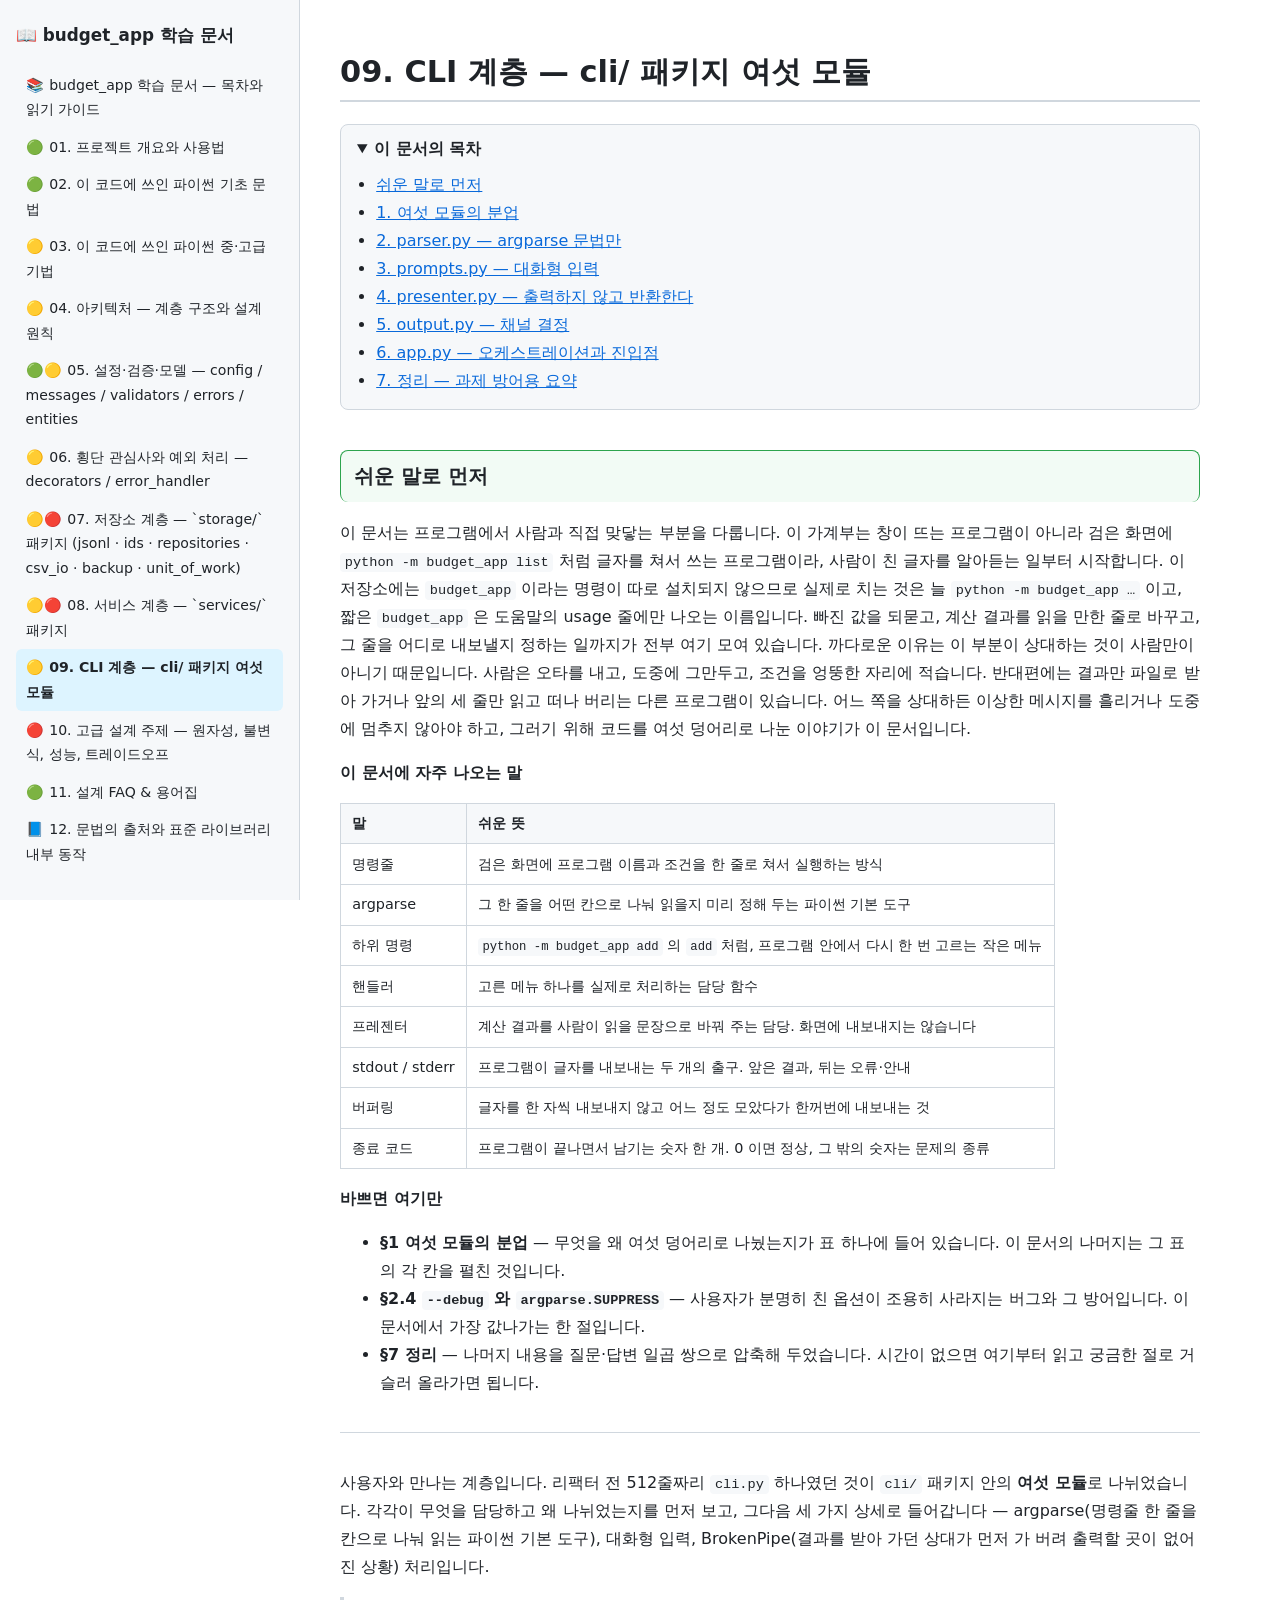
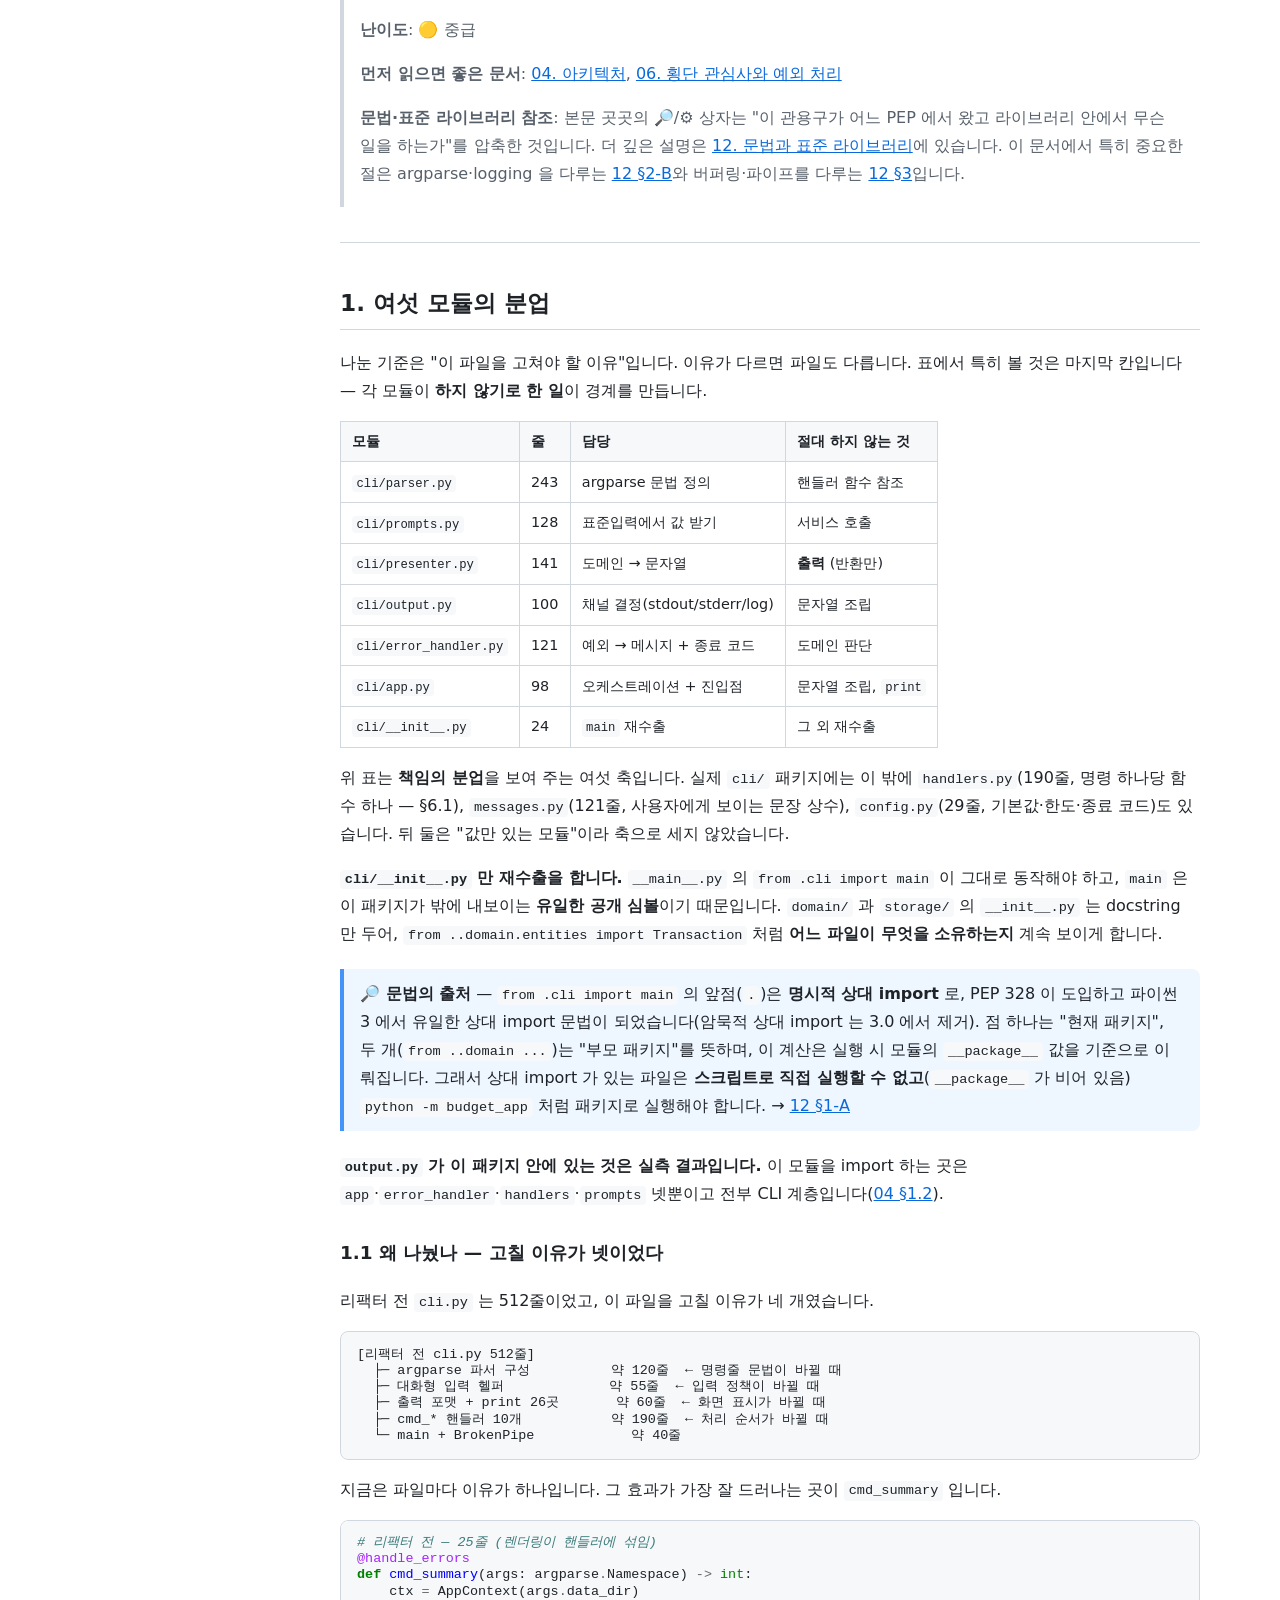
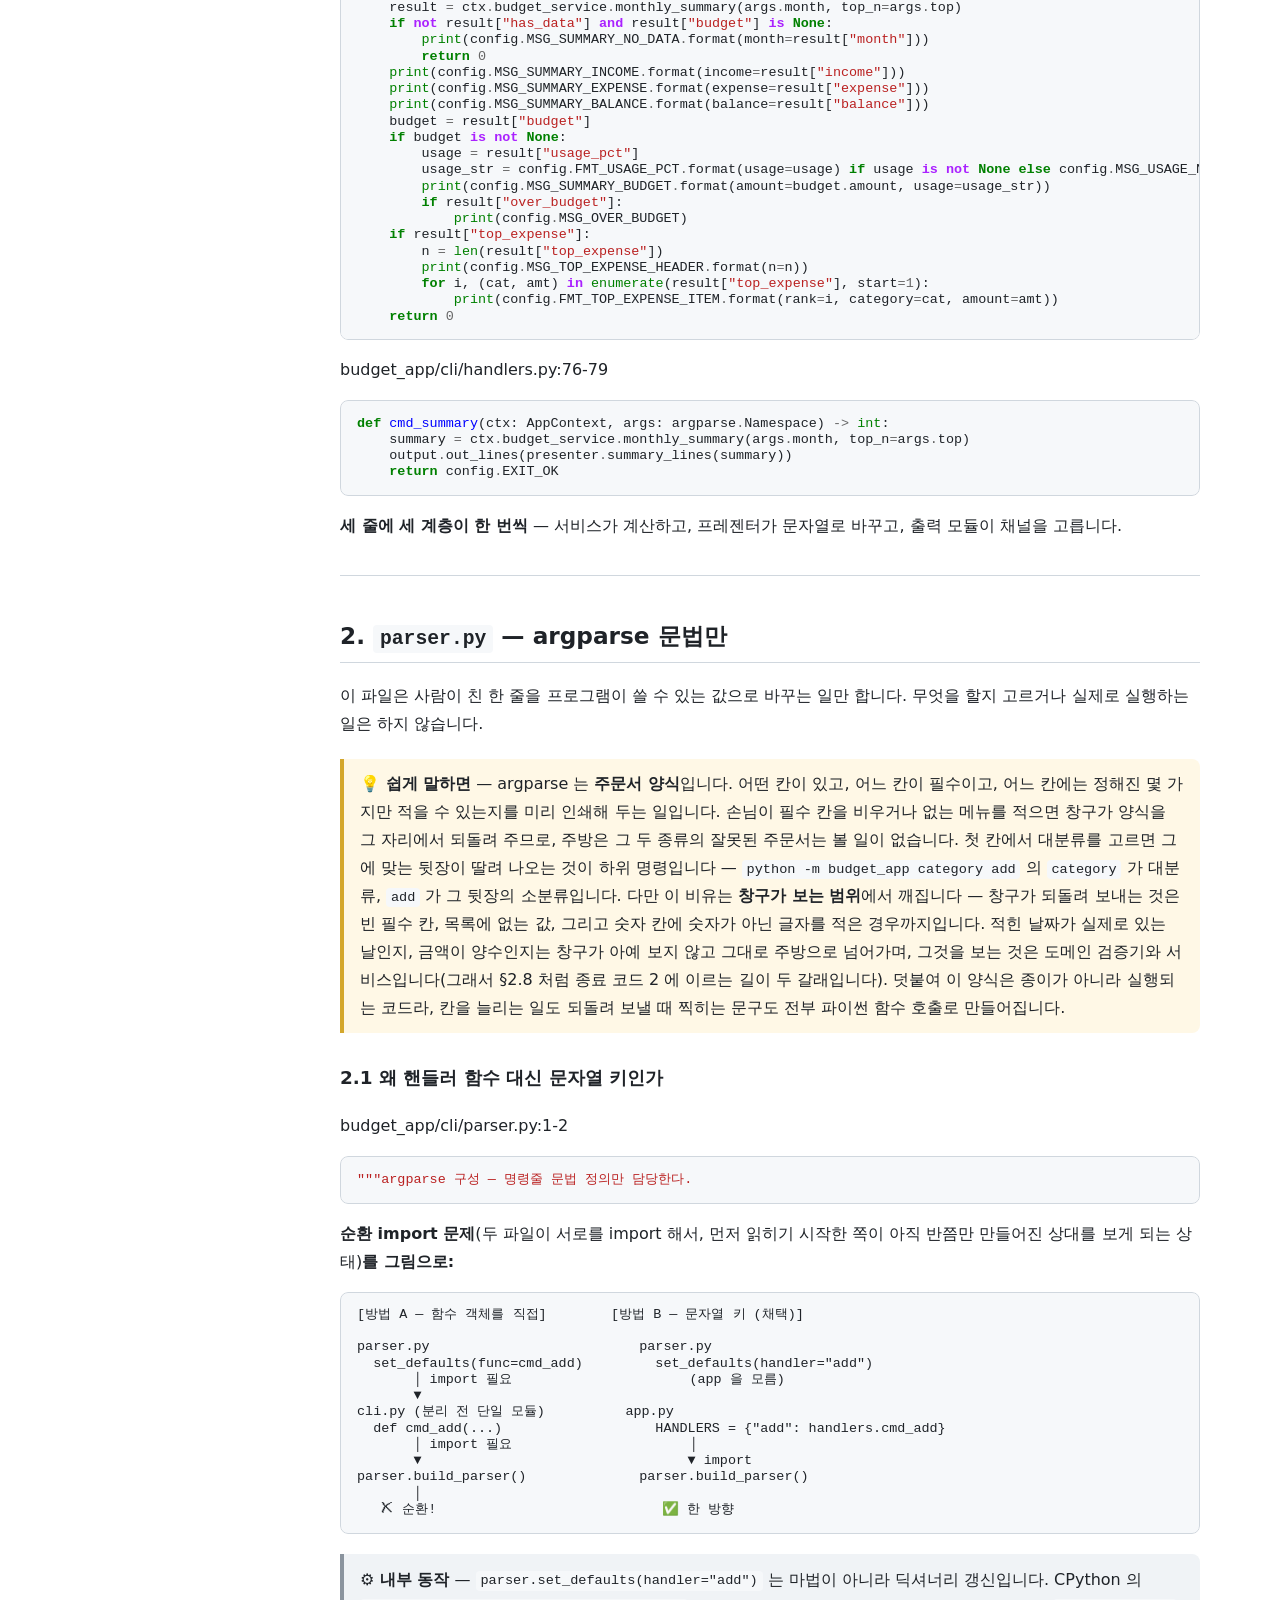
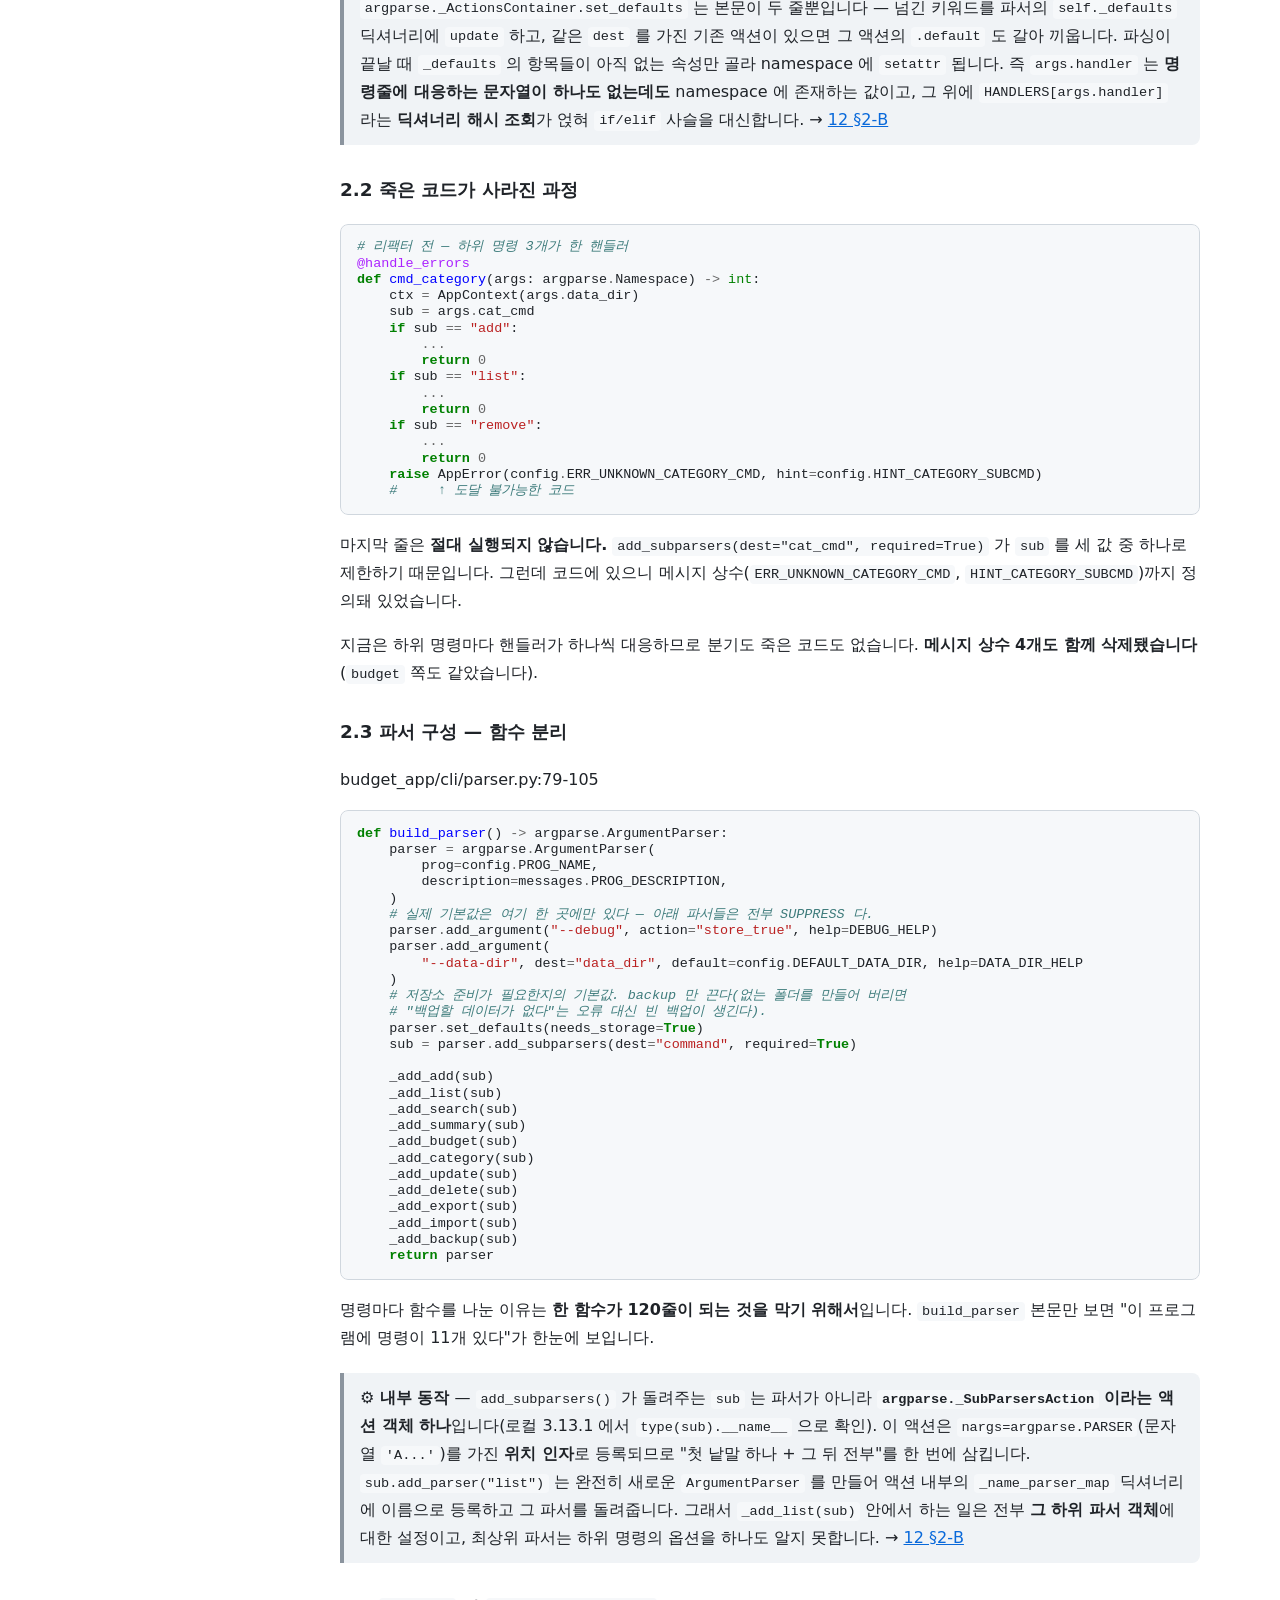
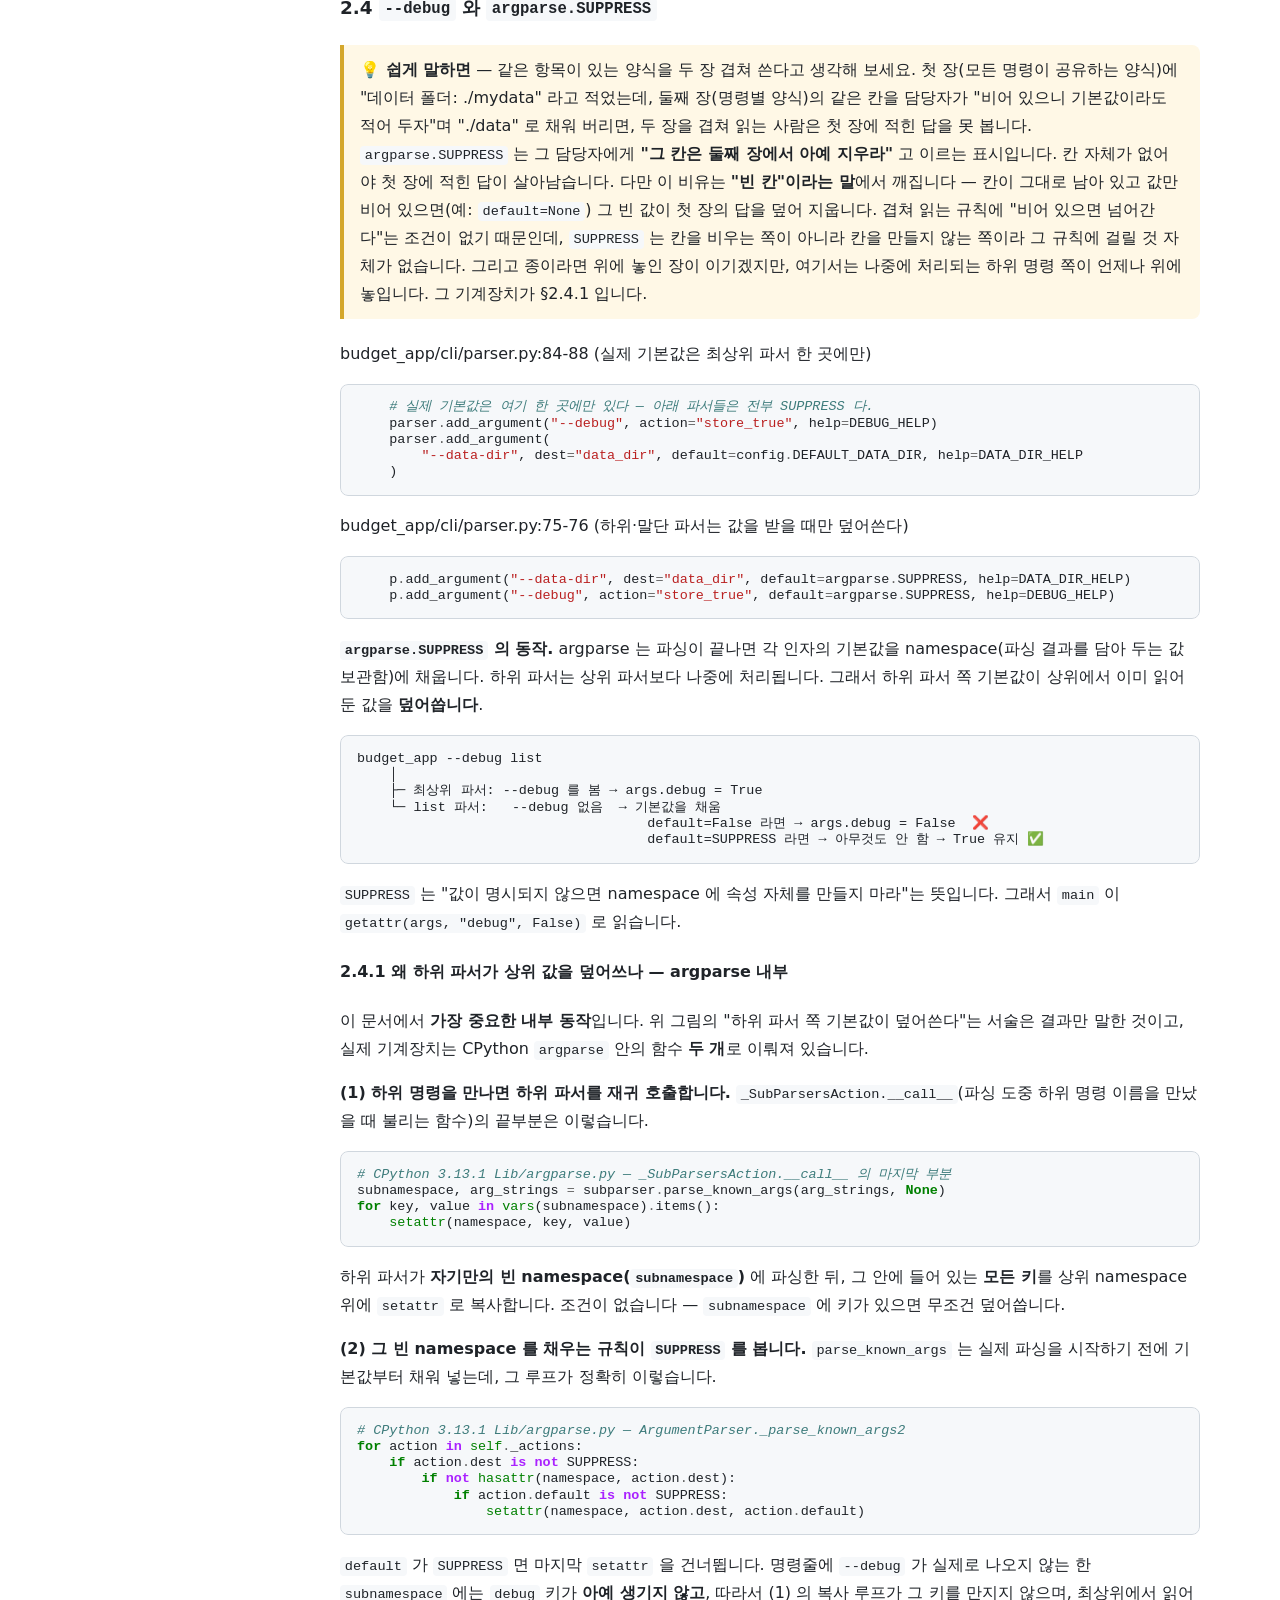
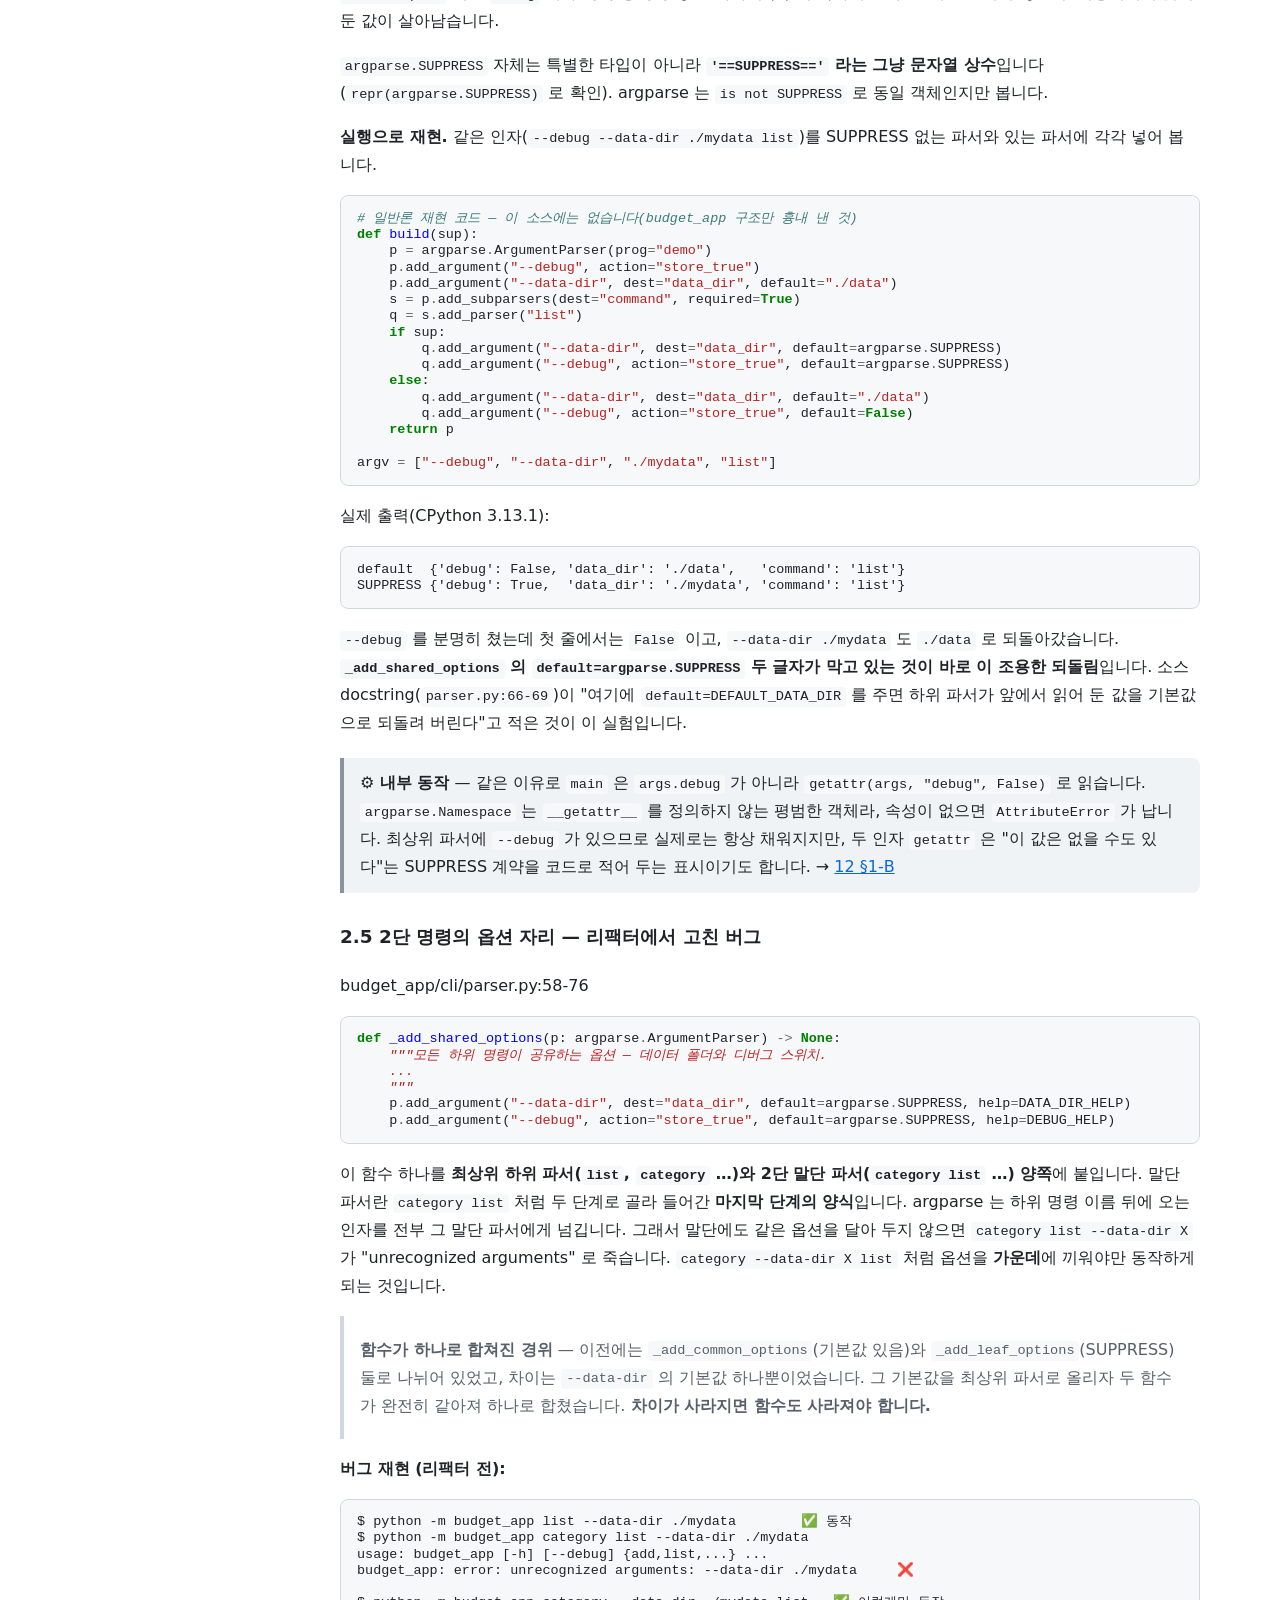
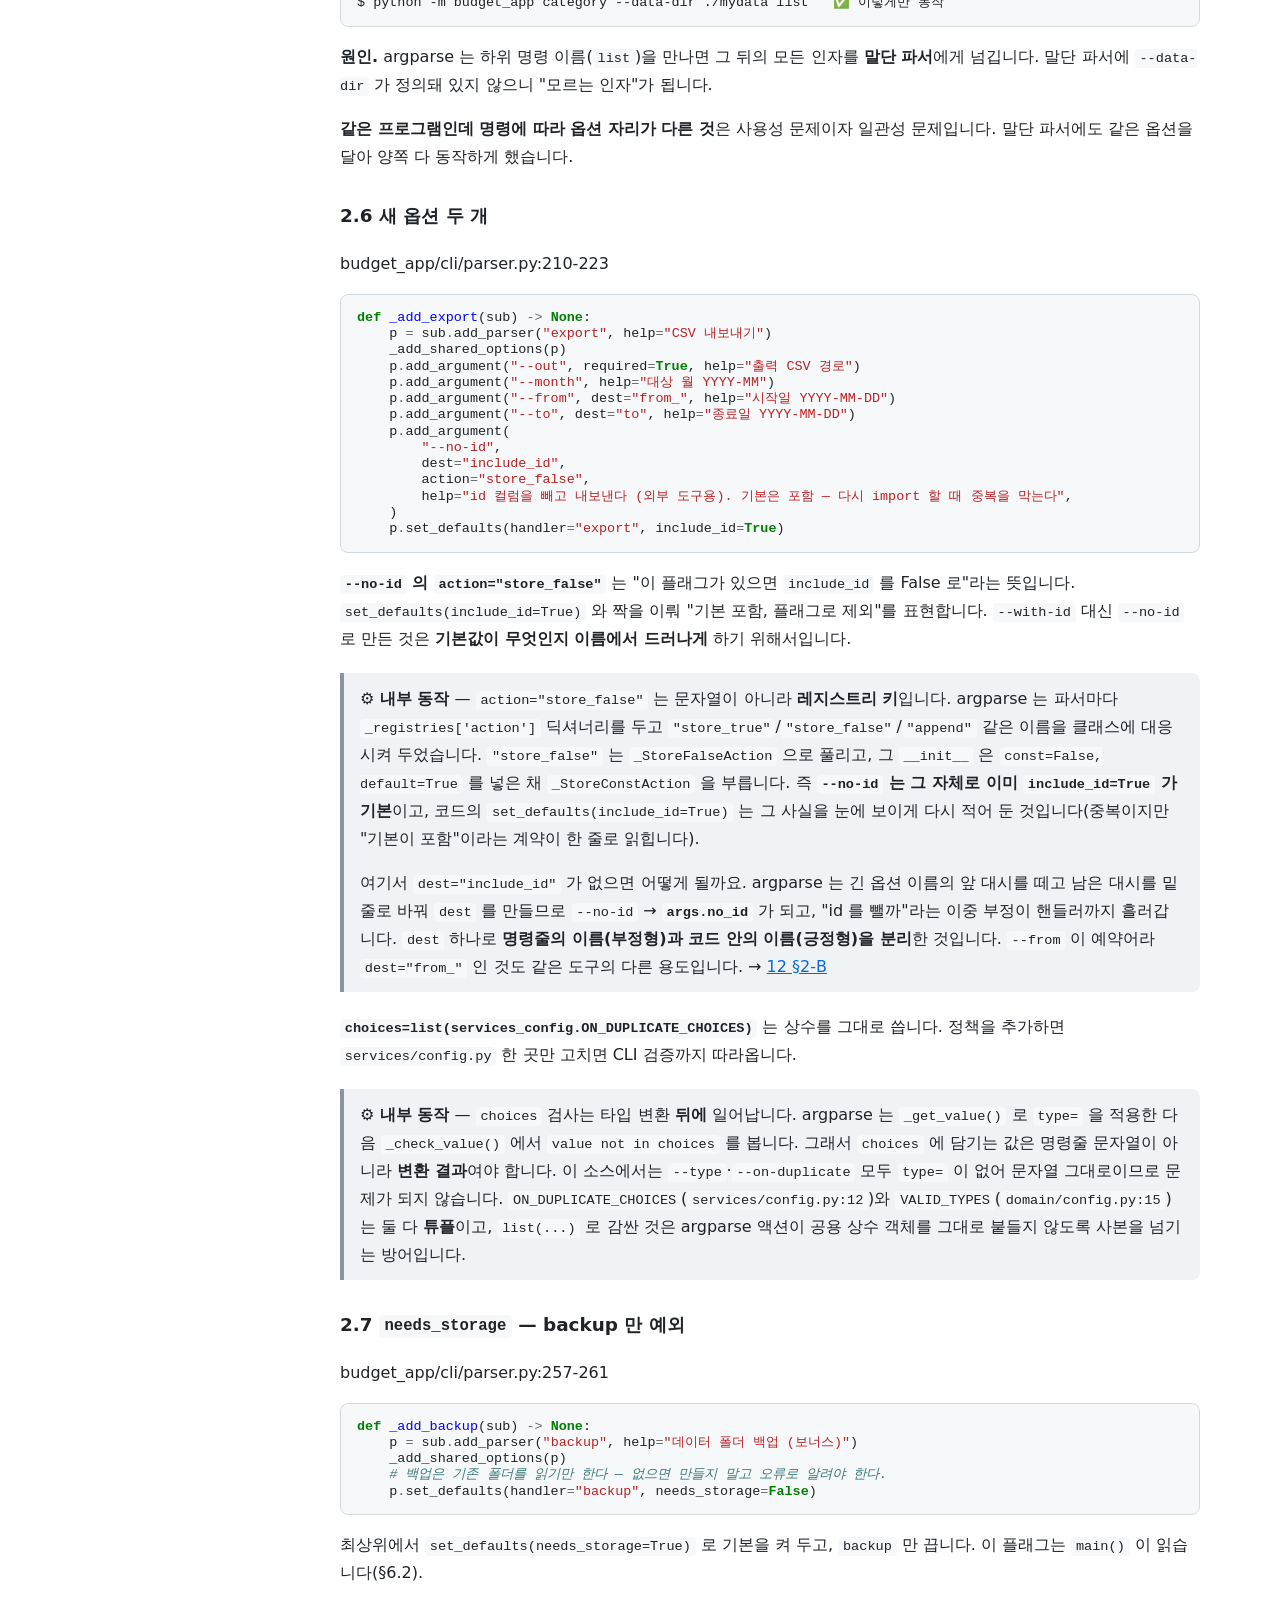
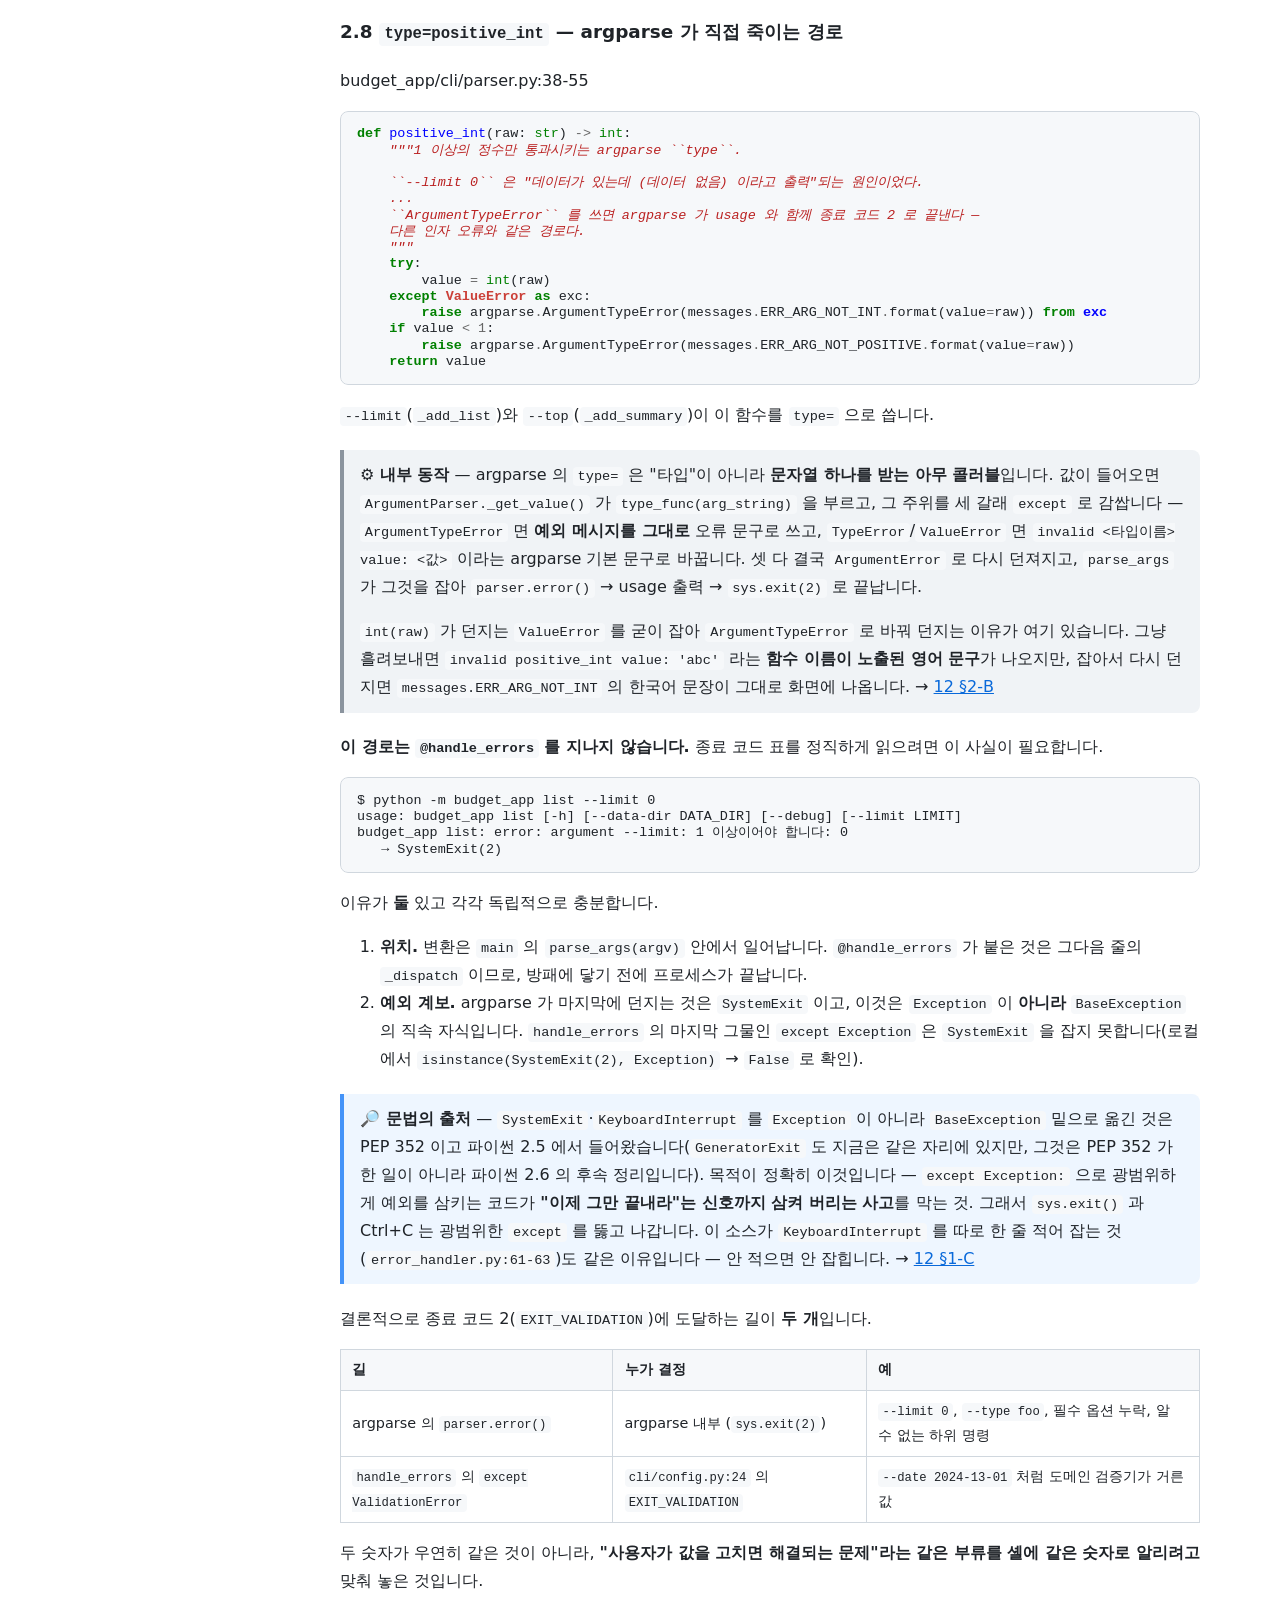
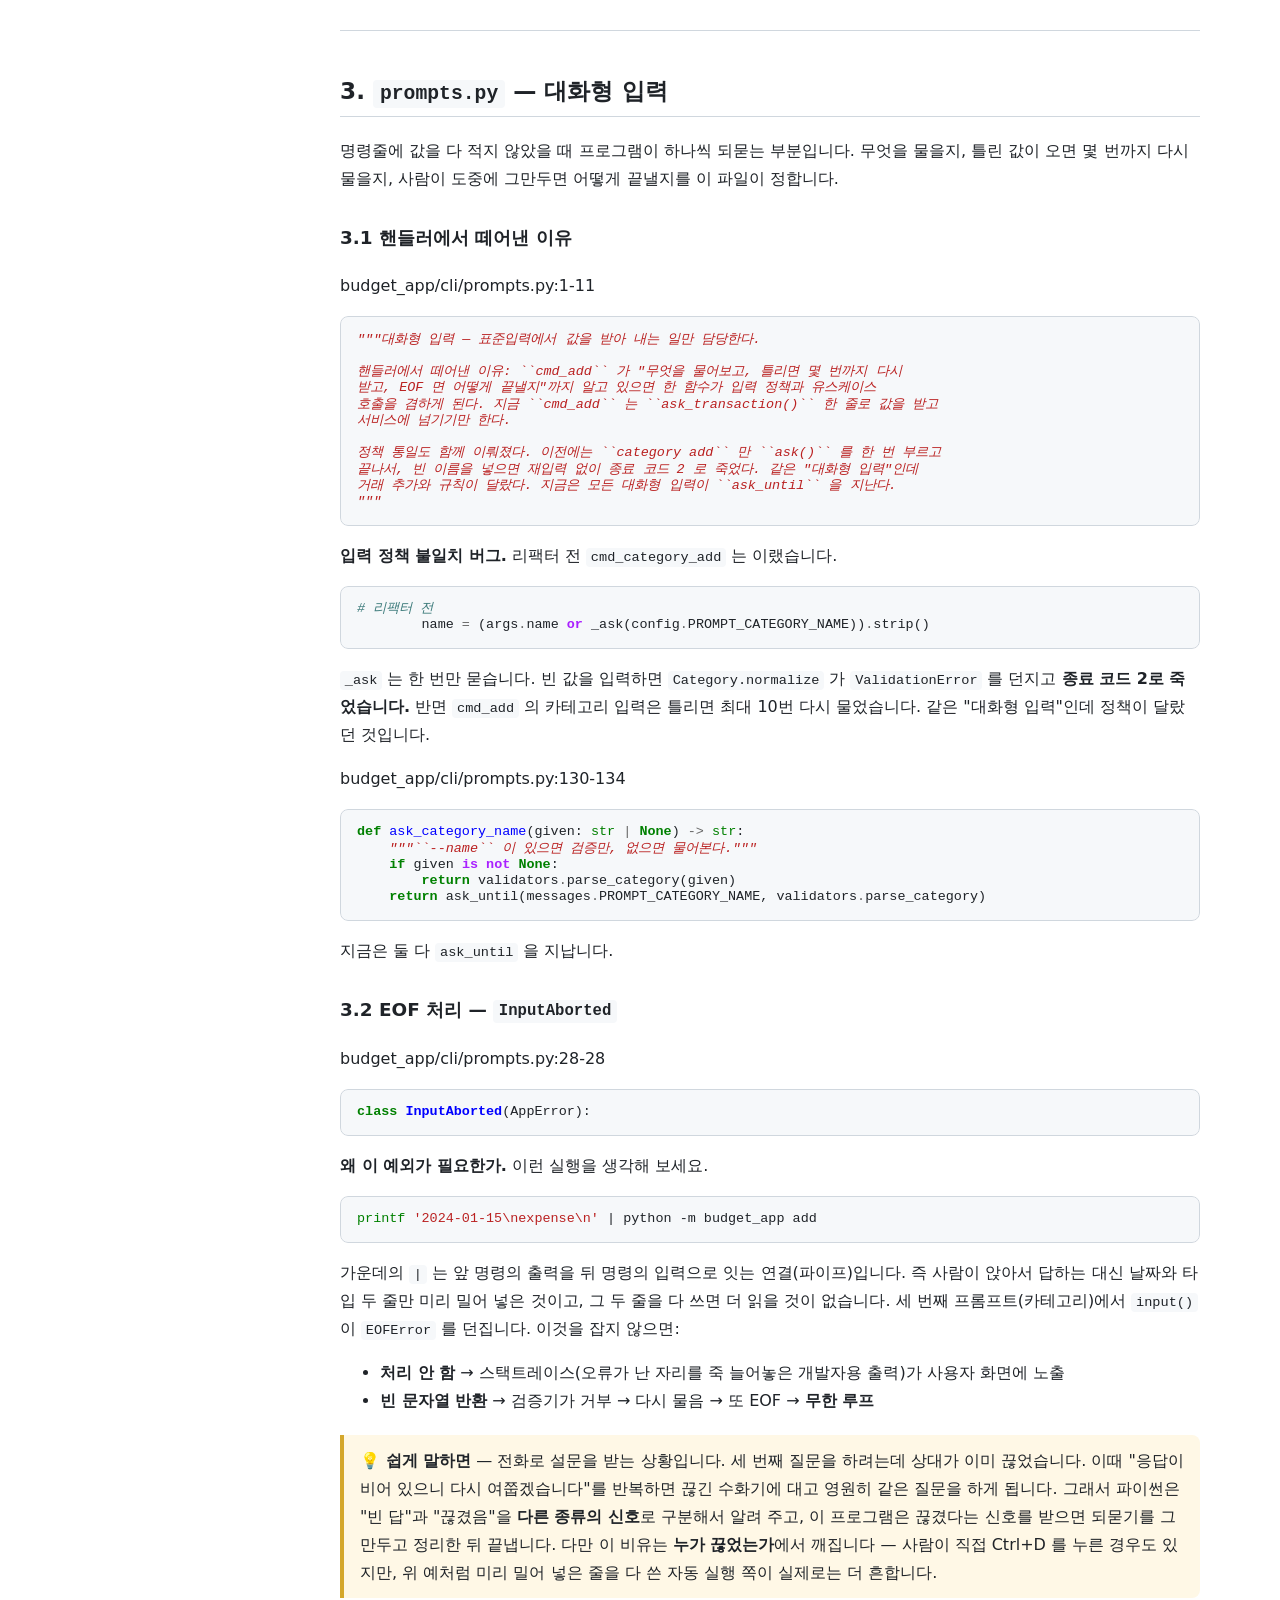
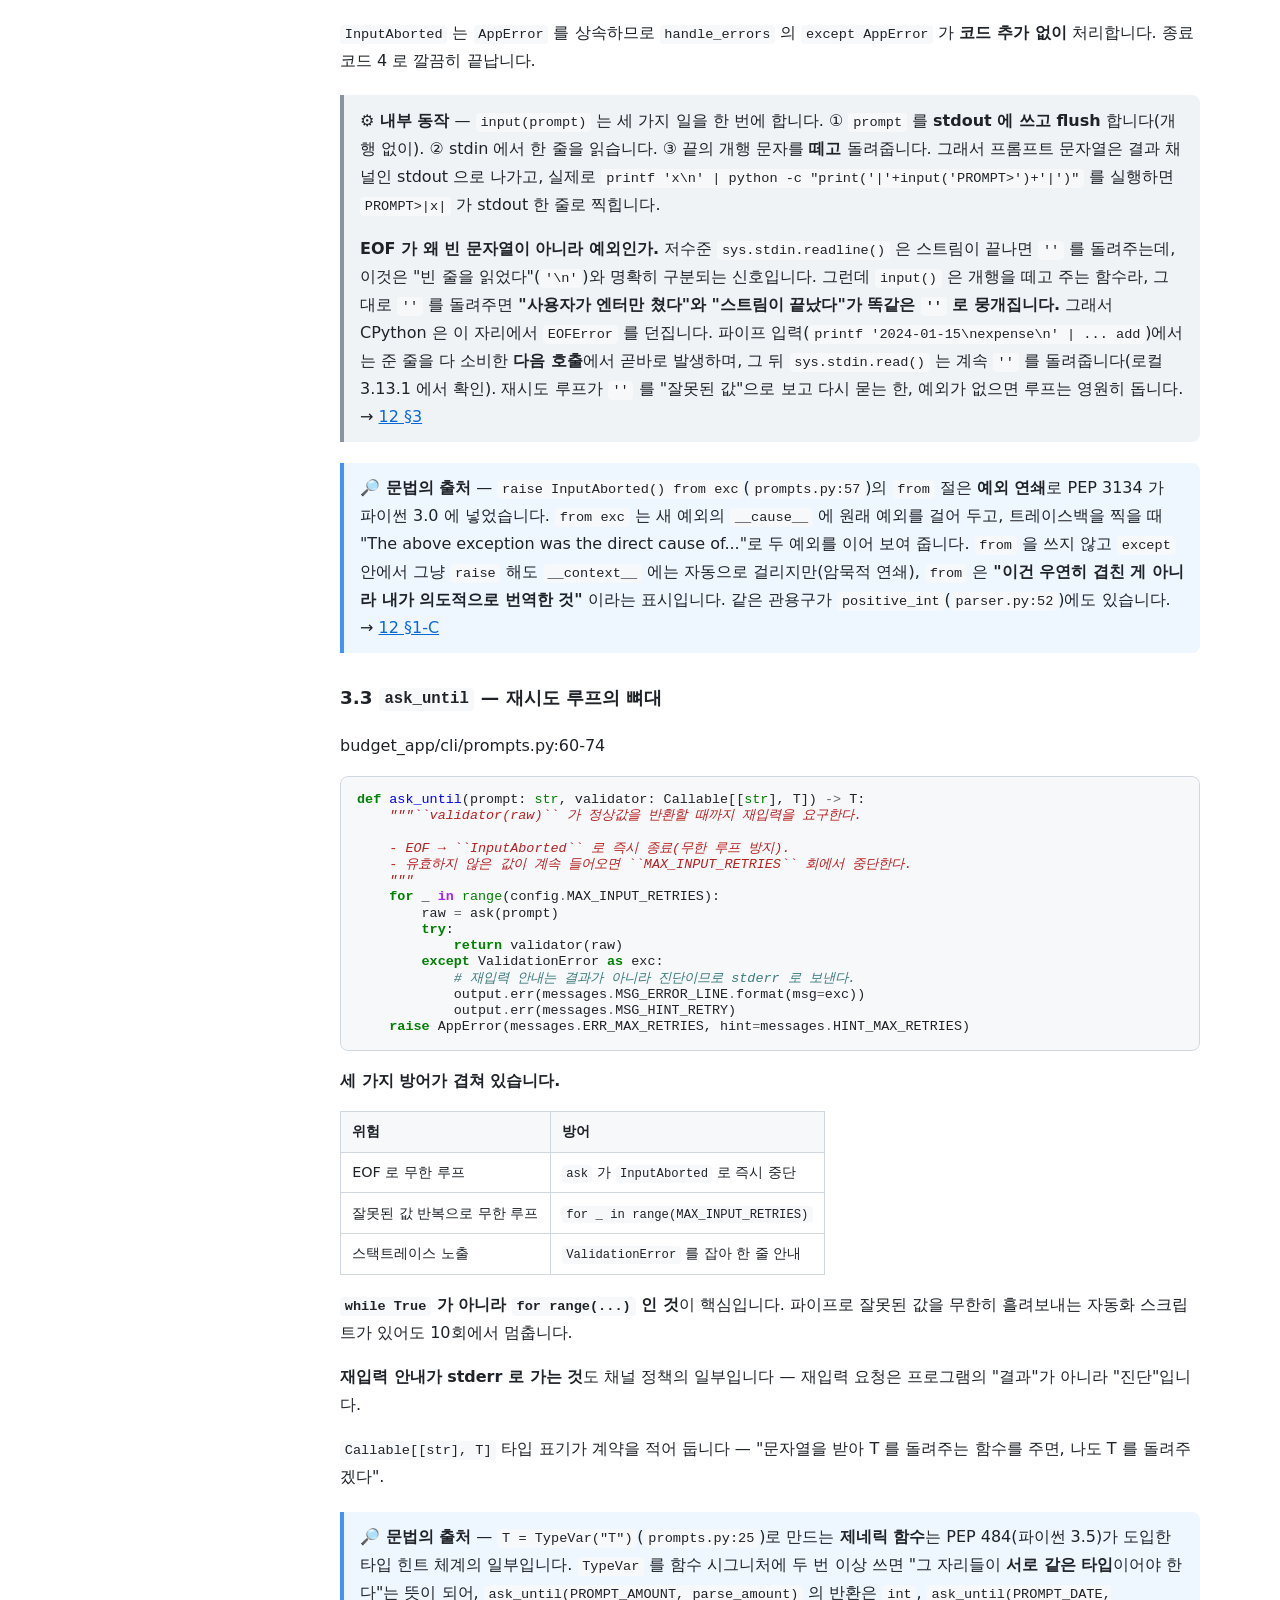
<file: docs/html/09-cli.html>
<!DOCTYPE html>
<html lang="ko">
<head>
<meta charset="utf-8">
<meta name="viewport" content="width=device-width, initial-scale=1">
<title>09. CLI 계층 — cli/ 패키지 여섯 모듈 — budget_app 학습 문서</title>
<link rel="stylesheet" href="style.css">
</head>
<body>
<div class="layout">
<nav class="sidebar"><div class="brand"><a href="index.html">📖 budget_app 학습 문서</a></div><details class="nav" open><summary>목차</summary><ul class="navlist"><li><a href="index.html"><span class="badge">📚</span>budget_app 학습 문서 — 목차와 읽기 가이드</a></li><li><a href="01-overview.html"><span class="badge">🟢</span>01. 프로젝트 개요와 사용법</a></li><li><a href="02-python-basics.html"><span class="badge">🟢</span>02. 이 코드에 쓰인 파이썬 기초 문법</a></li><li><a href="03-python-advanced.html"><span class="badge">🟡</span>03. 이 코드에 쓰인 파이썬 중·고급 기법</a></li><li><a href="04-architecture.html"><span class="badge">🟡</span>04. 아키텍처 — 계층 구조와 설계 원칙</a></li><li><a href="05-config-and-models.html"><span class="badge">🟢🟡</span>05. 설정·검증·모델 — config / messages / validators / errors / entities</a></li><li><a href="06-decorators.html"><span class="badge">🟡</span>06. 횡단 관심사와 예외 처리 — decorators / error_handler</a></li><li><a href="07-repository.html"><span class="badge">🟡🔴</span>07. 저장소 계층 — `storage/` 패키지 (jsonl · ids · repositories · csv_io · backup · unit_of_work)</a></li><li><a href="08-services.html"><span class="badge">🟡🔴</span>08. 서비스 계층 — `services/` 패키지</a></li><li><a href="09-cli.html" class="current"><span class="badge">🟡</span>09. CLI 계층 — cli/ 패키지 여섯 모듈</a></li><li><a href="10-advanced-design.html"><span class="badge">🔴</span>10. 고급 설계 주제 — 원자성, 불변식, 성능, 트레이드오프</a></li><li><a href="11-faq-and-glossary.html"><span class="badge">🟢</span>11. 설계 FAQ &amp; 용어집</a></li><li><a href="12-syntax-and-stdlib.html"><span class="badge">📘</span>12. 문법의 출처와 표준 라이브러리 내부 동작</a></li></ul></details></nav>
<main>
<h1 id="09-cli-계층-cli-패키지-여섯-모듈">09. CLI 계층 — cli/ 패키지 여섯 모듈</h1>
<details class="page-toc" open><summary>이 문서의 목차</summary><ul><li><a href="#쉬운-말로-먼저">쉬운 말로 먼저</a></li><li><a href="#1-여섯-모듈의-분업">1. 여섯 모듈의 분업</a></li><li><a href="#2-parserpy-argparse-문법만">2. parser.py — argparse 문법만</a></li><li><a href="#3-promptspy-대화형-입력">3. prompts.py — 대화형 입력</a></li><li><a href="#4-presenterpy-출력하지-않고-반환한다">4. presenter.py — 출력하지 않고 반환한다</a></li><li><a href="#5-outputpy-채널-결정">5. output.py — 채널 결정</a></li><li><a href="#6-apppy-오케스트레이션과-진입점">6. app.py — 오케스트레이션과 진입점</a></li><li><a href="#7-정리-과제-방어용-요약">7. 정리 — 과제 방어용 요약</a></li></ul></details><h2 id="쉬운-말로-먼저">쉬운 말로 먼저</h2>
<p>이 문서는 프로그램에서 사람과 직접 맞닿는 부분을 다룹니다. 이 가계부는 창이 뜨는 프로그램이 아니라 검은 화면에 <code>python -m budget_app list</code> 처럼 글자를 쳐서 쓰는 프로그램이라, 사람이 친 글자를 알아듣는 일부터 시작합니다. 이 저장소에는 <code>budget_app</code> 이라는 명령이 따로 설치되지 않으므로 실제로 치는 것은 늘 <code>python -m budget_app …</code> 이고, 짧은 <code>budget_app</code> 은 도움말의 usage 줄에만 나오는 이름입니다. 빠진 값을 되묻고, 계산 결과를 읽을 만한 줄로 바꾸고, 그 줄을 어디로 내보낼지 정하는 일까지가 전부 여기 모여 있습니다. 까다로운 이유는 이 부분이 상대하는 것이 사람만이 아니기 때문입니다. 사람은 오타를 내고, 도중에 그만두고, 조건을 엉뚱한 자리에 적습니다. 반대편에는 결과만 파일로 받아 가거나 앞의 세 줄만 읽고 떠나 버리는 다른 프로그램이 있습니다. 어느 쪽을 상대하든 이상한 메시지를 흘리거나 도중에 멈추지 않아야 하고, 그러기 위해 코드를 여섯 덩어리로 나눈 이야기가 이 문서입니다.</p>
<p><strong>이 문서에 자주 나오는 말</strong></p>
<div class="table-wrap"><table>
<thead>
<tr>
<th>말</th>
<th>쉬운 뜻</th>
</tr>
</thead>
<tbody>
<tr>
<td>명령줄</td>
<td>검은 화면에 프로그램 이름과 조건을 한 줄로 쳐서 실행하는 방식</td>
</tr>
<tr>
<td>argparse</td>
<td>그 한 줄을 어떤 칸으로 나눠 읽을지 미리 정해 두는 파이썬 기본 도구</td>
</tr>
<tr>
<td>하위 명령</td>
<td><code>python -m budget_app add</code> 의 <code>add</code> 처럼, 프로그램 안에서 다시 한 번 고르는 작은 메뉴</td>
</tr>
<tr>
<td>핸들러</td>
<td>고른 메뉴 하나를 실제로 처리하는 담당 함수</td>
</tr>
<tr>
<td>프레젠터</td>
<td>계산 결과를 사람이 읽을 문장으로 바꿔 주는 담당. 화면에 내보내지는 않습니다</td>
</tr>
<tr>
<td>stdout / stderr</td>
<td>프로그램이 글자를 내보내는 두 개의 출구. 앞은 결과, 뒤는 오류·안내</td>
</tr>
<tr>
<td>버퍼링</td>
<td>글자를 한 자씩 내보내지 않고 어느 정도 모았다가 한꺼번에 내보내는 것</td>
</tr>
<tr>
<td>종료 코드</td>
<td>프로그램이 끝나면서 남기는 숫자 한 개. 0 이면 정상, 그 밖의 숫자는 문제의 종류</td>
</tr>
</tbody>
</table></div>
<p><strong>바쁘면 여기만</strong></p>
<ul>
<li><strong>§1 여섯 모듈의 분업</strong> — 무엇을 왜 여섯 덩어리로 나눴는지가 표 하나에 들어 있습니다. 이 문서의 나머지는 그 표의 각 칸을 펼친 것입니다.</li>
<li><strong>§2.4 <code>--debug</code> 와 <code>argparse.SUPPRESS</code></strong> — 사용자가 분명히 친 옵션이 조용히 사라지는 버그와 그 방어입니다. 이 문서에서 가장 값나가는 한 절입니다.</li>
<li><strong>§7 정리</strong> — 나머지 내용을 질문·답변 일곱 쌍으로 압축해 두었습니다. 시간이 없으면 여기부터 읽고 궁금한 절로 거슬러 올라가면 됩니다.</li>
</ul>
<hr>
<p>사용자와 만나는 계층입니다. 리팩터 전 512줄짜리 <code>cli.py</code> 하나였던 것이 <code>cli/</code> 패키지 안의 <strong>여섯 모듈</strong>로 나뉘었습니다. 각각이 무엇을 담당하고 왜 나뉘었는지를 먼저 보고, 그다음 세 가지 상세로 들어갑니다 — argparse(명령줄 한 줄을 칸으로 나눠 읽는 파이썬 기본 도구), 대화형 입력, BrokenPipe(결과를 받아 가던 상대가 먼저 가 버려 출력할 곳이 없어진 상황) 처리입니다.</p>
<blockquote>
<p><strong>난이도</strong>: 🟡 중급</p>
<p><strong>먼저 읽으면 좋은 문서</strong>: <a href="04-architecture.html">04. 아키텍처</a>, <a href="06-decorators.html">06. 횡단 관심사와 예외 처리</a></p>
<p><strong>문법·표준 라이브러리 참조</strong>: 본문 곳곳의 🔎/⚙️ 상자는 "이 관용구가 어느 PEP 에서 왔고 라이브러리 안에서 무슨 일을 하는가"를 압축한 것입니다. 더 깊은 설명은 <a href="12-syntax-and-stdlib.html">12. 문법과 표준 라이브러리</a>에 있습니다. 이 문서에서 특히 중요한 절은 argparse·logging 을 다루는 <a href="12-syntax-and-stdlib.html">12 §2-B</a>와 버퍼링·파이프를 다루는 <a href="12-syntax-and-stdlib.html">12 §3</a>입니다.</p>
</blockquote>
<hr>
<h2 id="1-여섯-모듈의-분업">1. 여섯 모듈의 분업</h2>
<p>나눈 기준은 "이 파일을 고쳐야 할 이유"입니다. 이유가 다르면 파일도 다릅니다. 표에서 특히 볼 것은 마지막 칸입니다 — 각 모듈이 <strong>하지 않기로 한 일</strong>이 경계를 만듭니다.</p>
<div class="table-wrap"><table>
<thead>
<tr>
<th>모듈</th>
<th>줄</th>
<th>담당</th>
<th>절대 하지 않는 것</th>
</tr>
</thead>
<tbody>
<tr>
<td><code>cli/parser.py</code></td>
<td>243</td>
<td>argparse 문법 정의</td>
<td>핸들러 함수 참조</td>
</tr>
<tr>
<td><code>cli/prompts.py</code></td>
<td>128</td>
<td>표준입력에서 값 받기</td>
<td>서비스 호출</td>
</tr>
<tr>
<td><code>cli/presenter.py</code></td>
<td>141</td>
<td>도메인 → 문자열</td>
<td><strong>출력</strong> (반환만)</td>
</tr>
<tr>
<td><code>cli/output.py</code></td>
<td>100</td>
<td>채널 결정(stdout/stderr/log)</td>
<td>문자열 조립</td>
</tr>
<tr>
<td><code>cli/error_handler.py</code></td>
<td>121</td>
<td>예외 → 메시지 + 종료 코드</td>
<td>도메인 판단</td>
</tr>
<tr>
<td><code>cli/app.py</code></td>
<td>98</td>
<td>오케스트레이션 + 진입점</td>
<td>문자열 조립, <code>print</code></td>
</tr>
<tr>
<td><code>cli/__init__.py</code></td>
<td>24</td>
<td><code>main</code> 재수출</td>
<td>그 외 재수출</td>
</tr>
</tbody>
</table></div>
<p>위 표는 <strong>책임의 분업</strong>을 보여 주는 여섯 축입니다. 실제 <code>cli/</code> 패키지에는 이 밖에 <code>handlers.py</code>(190줄, 명령 하나당 함수 하나 — §6.1), <code>messages.py</code>(121줄, 사용자에게 보이는 문장 상수), <code>config.py</code>(29줄, 기본값·한도·종료 코드)도 있습니다. 뒤 둘은 "값만 있는 모듈"이라 축으로 세지 않았습니다.</p>
<p><strong><code>cli/__init__.py</code> 만 재수출을 합니다.</strong> <code>__main__.py</code> 의 <code>from .cli import main</code> 이 그대로 동작해야 하고, <code>main</code> 은 이 패키지가 밖에 내보이는 <strong>유일한 공개 심볼</strong>이기 때문입니다. <code>domain/</code> 과 <code>storage/</code> 의 <code>__init__.py</code> 는 docstring 만 두어, <code>from ..domain.entities import Transaction</code> 처럼 <strong>어느 파일이 무엇을 소유하는지</strong> 계속 보이게 합니다.</p>
<blockquote class="callout origin"><p><strong>🔎 문법의 출처</strong> — <code>from .cli import main</code> 의 앞점(<code>.</code>)은 <strong>명시적 상대 import</strong> 로, PEP 328 이 도입하고 파이썬 3 에서 유일한 상대 import 문법이 되었습니다(암묵적 상대 import 는 3.0 에서 제거). 점 하나는 "현재 패키지", 두 개(<code>from ..domain ...</code>)는 "부모 패키지"를 뜻하며, 이 계산은 실행 시 모듈의 <code>__package__</code> 값을 기준으로 이뤄집니다. 그래서 상대 import 가 있는 파일은 <strong>스크립트로 직접 실행할 수 없고</strong>(<code>__package__</code> 가 비어 있음) <code>python -m budget_app</code> 처럼 패키지로 실행해야 합니다. → <a href="12-syntax-and-stdlib.html">12 §1-A</a></p>
</blockquote>
<p><strong><code>output.py</code> 가 이 패키지 안에 있는 것은 실측 결과입니다.</strong> 이 모듈을 import 하는 곳은 <code>app</code>·<code>error_handler</code>·<code>handlers</code>·<code>prompts</code> 넷뿐이고 전부 CLI 계층입니다(<a href="04-architecture.html">04 §1.2</a>).</p>
<h3 id="11-왜-나눴나-고칠-이유가-넷이었다">1.1 왜 나눴나 — 고칠 이유가 넷이었다</h3>
<p>리팩터 전 <code>cli.py</code> 는 512줄이었고, 이 파일을 고칠 이유가 네 개였습니다.</p>
<div class="codehilite"><pre><span></span><code>[리팩터 전 cli.py 512줄]
  ├─ argparse 파서 구성          약 120줄  ← 명령줄 문법이 바뀔 때
  ├─ 대화형 입력 헬퍼             약 55줄  ← 입력 정책이 바뀔 때
  ├─ 출력 포맷 + print 26곳       약 60줄  ← 화면 표시가 바뀔 때
  ├─ cmd_* 핸들러 10개           약 190줄  ← 처리 순서가 바뀔 때
  └─ main + BrokenPipe            약 40줄
</code></pre></div>

<p>지금은 파일마다 이유가 하나입니다. 그 효과가 가장 잘 드러나는 곳이 <code>cmd_summary</code> 입니다.</p>
<div class="codehilite"><pre><span></span><code><span class="c1"># 리팩터 전 — 25줄 (렌더링이 핸들러에 섞임)</span>
<span class="nd">@handle_errors</span>
<span class="k">def</span><span class="w"> </span><span class="nf">cmd_summary</span><span class="p">(</span><span class="n">args</span><span class="p">:</span> <span class="n">argparse</span><span class="o">.</span><span class="n">Namespace</span><span class="p">)</span> <span class="o">-&gt;</span> <span class="nb">int</span><span class="p">:</span>
    <span class="n">ctx</span> <span class="o">=</span> <span class="n">AppContext</span><span class="p">(</span><span class="n">args</span><span class="o">.</span><span class="n">data_dir</span><span class="p">)</span>
    <span class="n">result</span> <span class="o">=</span> <span class="n">ctx</span><span class="o">.</span><span class="n">budget_service</span><span class="o">.</span><span class="n">monthly_summary</span><span class="p">(</span><span class="n">args</span><span class="o">.</span><span class="n">month</span><span class="p">,</span> <span class="n">top_n</span><span class="o">=</span><span class="n">args</span><span class="o">.</span><span class="n">top</span><span class="p">)</span>
    <span class="k">if</span> <span class="ow">not</span> <span class="n">result</span><span class="p">[</span><span class="s2">"has_data"</span><span class="p">]</span> <span class="ow">and</span> <span class="n">result</span><span class="p">[</span><span class="s2">"budget"</span><span class="p">]</span> <span class="ow">is</span> <span class="kc">None</span><span class="p">:</span>
        <span class="nb">print</span><span class="p">(</span><span class="n">config</span><span class="o">.</span><span class="n">MSG_SUMMARY_NO_DATA</span><span class="o">.</span><span class="n">format</span><span class="p">(</span><span class="n">month</span><span class="o">=</span><span class="n">result</span><span class="p">[</span><span class="s2">"month"</span><span class="p">]))</span>
        <span class="k">return</span> <span class="mi">0</span>
    <span class="nb">print</span><span class="p">(</span><span class="n">config</span><span class="o">.</span><span class="n">MSG_SUMMARY_INCOME</span><span class="o">.</span><span class="n">format</span><span class="p">(</span><span class="n">income</span><span class="o">=</span><span class="n">result</span><span class="p">[</span><span class="s2">"income"</span><span class="p">]))</span>
    <span class="nb">print</span><span class="p">(</span><span class="n">config</span><span class="o">.</span><span class="n">MSG_SUMMARY_EXPENSE</span><span class="o">.</span><span class="n">format</span><span class="p">(</span><span class="n">expense</span><span class="o">=</span><span class="n">result</span><span class="p">[</span><span class="s2">"expense"</span><span class="p">]))</span>
    <span class="nb">print</span><span class="p">(</span><span class="n">config</span><span class="o">.</span><span class="n">MSG_SUMMARY_BALANCE</span><span class="o">.</span><span class="n">format</span><span class="p">(</span><span class="n">balance</span><span class="o">=</span><span class="n">result</span><span class="p">[</span><span class="s2">"balance"</span><span class="p">]))</span>
    <span class="n">budget</span> <span class="o">=</span> <span class="n">result</span><span class="p">[</span><span class="s2">"budget"</span><span class="p">]</span>
    <span class="k">if</span> <span class="n">budget</span> <span class="ow">is</span> <span class="ow">not</span> <span class="kc">None</span><span class="p">:</span>
        <span class="n">usage</span> <span class="o">=</span> <span class="n">result</span><span class="p">[</span><span class="s2">"usage_pct"</span><span class="p">]</span>
        <span class="n">usage_str</span> <span class="o">=</span> <span class="n">config</span><span class="o">.</span><span class="n">FMT_USAGE_PCT</span><span class="o">.</span><span class="n">format</span><span class="p">(</span><span class="n">usage</span><span class="o">=</span><span class="n">usage</span><span class="p">)</span> <span class="k">if</span> <span class="n">usage</span> <span class="ow">is</span> <span class="ow">not</span> <span class="kc">None</span> <span class="k">else</span> <span class="n">config</span><span class="o">.</span><span class="n">MSG_USAGE_NA</span>
        <span class="nb">print</span><span class="p">(</span><span class="n">config</span><span class="o">.</span><span class="n">MSG_SUMMARY_BUDGET</span><span class="o">.</span><span class="n">format</span><span class="p">(</span><span class="n">amount</span><span class="o">=</span><span class="n">budget</span><span class="o">.</span><span class="n">amount</span><span class="p">,</span> <span class="n">usage</span><span class="o">=</span><span class="n">usage_str</span><span class="p">))</span>
        <span class="k">if</span> <span class="n">result</span><span class="p">[</span><span class="s2">"over_budget"</span><span class="p">]:</span>
            <span class="nb">print</span><span class="p">(</span><span class="n">config</span><span class="o">.</span><span class="n">MSG_OVER_BUDGET</span><span class="p">)</span>
    <span class="k">if</span> <span class="n">result</span><span class="p">[</span><span class="s2">"top_expense"</span><span class="p">]:</span>
        <span class="n">n</span> <span class="o">=</span> <span class="nb">len</span><span class="p">(</span><span class="n">result</span><span class="p">[</span><span class="s2">"top_expense"</span><span class="p">])</span>
        <span class="nb">print</span><span class="p">(</span><span class="n">config</span><span class="o">.</span><span class="n">MSG_TOP_EXPENSE_HEADER</span><span class="o">.</span><span class="n">format</span><span class="p">(</span><span class="n">n</span><span class="o">=</span><span class="n">n</span><span class="p">))</span>
        <span class="k">for</span> <span class="n">i</span><span class="p">,</span> <span class="p">(</span><span class="n">cat</span><span class="p">,</span> <span class="n">amt</span><span class="p">)</span> <span class="ow">in</span> <span class="nb">enumerate</span><span class="p">(</span><span class="n">result</span><span class="p">[</span><span class="s2">"top_expense"</span><span class="p">],</span> <span class="n">start</span><span class="o">=</span><span class="mi">1</span><span class="p">):</span>
            <span class="nb">print</span><span class="p">(</span><span class="n">config</span><span class="o">.</span><span class="n">FMT_TOP_EXPENSE_ITEM</span><span class="o">.</span><span class="n">format</span><span class="p">(</span><span class="n">rank</span><span class="o">=</span><span class="n">i</span><span class="p">,</span> <span class="n">category</span><span class="o">=</span><span class="n">cat</span><span class="p">,</span> <span class="n">amount</span><span class="o">=</span><span class="n">amt</span><span class="p">))</span>
    <span class="k">return</span> <span class="mi">0</span>
</code></pre></div>

<p>budget_app/cli/handlers.py:76-79</p>
<div class="codehilite"><pre><span></span><code><span class="k">def</span><span class="w"> </span><span class="nf">cmd_summary</span><span class="p">(</span><span class="n">ctx</span><span class="p">:</span> <span class="n">AppContext</span><span class="p">,</span> <span class="n">args</span><span class="p">:</span> <span class="n">argparse</span><span class="o">.</span><span class="n">Namespace</span><span class="p">)</span> <span class="o">-&gt;</span> <span class="nb">int</span><span class="p">:</span>
    <span class="n">summary</span> <span class="o">=</span> <span class="n">ctx</span><span class="o">.</span><span class="n">budget_service</span><span class="o">.</span><span class="n">monthly_summary</span><span class="p">(</span><span class="n">args</span><span class="o">.</span><span class="n">month</span><span class="p">,</span> <span class="n">top_n</span><span class="o">=</span><span class="n">args</span><span class="o">.</span><span class="n">top</span><span class="p">)</span>
    <span class="n">output</span><span class="o">.</span><span class="n">out_lines</span><span class="p">(</span><span class="n">presenter</span><span class="o">.</span><span class="n">summary_lines</span><span class="p">(</span><span class="n">summary</span><span class="p">))</span>
    <span class="k">return</span> <span class="n">config</span><span class="o">.</span><span class="n">EXIT_OK</span>
</code></pre></div>

<p><strong>세 줄에 세 계층이 한 번씩</strong> — 서비스가 계산하고, 프레젠터가 문자열로 바꾸고, 출력 모듈이 채널을 고릅니다.</p>
<hr>
<h2 id="2-parserpy-argparse-문법만">2. <code>parser.py</code> — argparse 문법만</h2>
<p>이 파일은 사람이 친 한 줄을 프로그램이 쓸 수 있는 값으로 바꾸는 일만 합니다. 무엇을 할지 고르거나 실제로 실행하는 일은 하지 않습니다.</p>
<blockquote class="callout tip"><p><strong>💡 쉽게 말하면</strong> — argparse 는 <strong>주문서 양식</strong>입니다. 어떤 칸이 있고, 어느 칸이 필수이고, 어느 칸에는 정해진 몇 가지만 적을 수 있는지를 미리 인쇄해 두는 일입니다. 손님이 필수 칸을 비우거나 없는 메뉴를 적으면 창구가 양식을 그 자리에서 되돌려 주므로, 주방은 그 두 종류의 잘못된 주문서는 볼 일이 없습니다. 첫 칸에서 대분류를 고르면 그에 맞는 뒷장이 딸려 나오는 것이 하위 명령입니다 — <code>python -m budget_app category add</code> 의 <code>category</code> 가 대분류, <code>add</code> 가 그 뒷장의 소분류입니다.
다만 이 비유는 <strong>창구가 보는 범위</strong>에서 깨집니다 — 창구가 되돌려 보내는 것은 빈 필수 칸, 목록에 없는 값, 그리고 숫자 칸에 숫자가 아닌 글자를 적은 경우까지입니다. 적힌 날짜가 실제로 있는 날인지, 금액이 양수인지는 창구가 아예 보지 않고 그대로 주방으로 넘어가며, 그것을 보는 것은 도메인 검증기와 서비스입니다(그래서 §2.8 처럼 종료 코드 2 에 이르는 길이 두 갈래입니다). 덧붙여 이 양식은 종이가 아니라 실행되는 코드라, 칸을 늘리는 일도 되돌려 보낼 때 찍히는 문구도 전부 파이썬 함수 호출로 만들어집니다.</p>
</blockquote>
<h3 id="21-왜-핸들러-함수-대신-문자열-키인가">2.1 왜 핸들러 함수 대신 문자열 키인가</h3>
<p>budget_app/cli/parser.py:1-2</p>
<div class="codehilite"><pre><span></span><code><span class="s2">"""argparse 구성 — 명령줄 문법 정의만 담당한다.</span>
</code></pre></div>

<p><strong>순환 import 문제</strong>(두 파일이 서로를 import 해서, 먼저 읽히기 시작한 쪽이 아직 반쯤만 만들어진 상대를 보게 되는 상태)<strong>를 그림으로:</strong></p>
<div class="codehilite"><pre><span></span><code>[방법 A — 함수 객체를 직접]        [방법 B — 문자열 키 (채택)]

parser.py                          parser.py
  set_defaults(func=cmd_add)         set_defaults(handler="add")
       │ import 필요                      (app 을 모름)
       ▼
cli.py (분리 전 단일 모듈)          app.py
  def cmd_add(...)                   HANDLERS = {"add": handlers.cmd_add}
       │ import 필요                      │
       ▼                                 ▼ import
parser.build_parser()              parser.build_parser()
       │
   ✗ 순환!                            ✅ 한 방향
</code></pre></div>

<blockquote class="callout internals"><p><strong>⚙️ 내부 동작</strong> — <code>parser.set_defaults(handler="add")</code> 는 마법이 아니라 딕셔너리 갱신입니다. CPython 의 <code>argparse._ActionsContainer.set_defaults</code> 는 본문이 두 줄뿐입니다 — 넘긴 키워드를 파서의 <code>self._defaults</code> 딕셔너리에 <code>update</code> 하고, 같은 <code>dest</code> 를 가진 기존 액션이 있으면 그 액션의 <code>.default</code> 도 갈아 끼웁니다. 파싱이 끝날 때 <code>_defaults</code> 의 항목들이 아직 없는 속성만 골라 namespace 에 <code>setattr</code> 됩니다. 즉 <code>args.handler</code> 는 <strong>명령줄에 대응하는 문자열이 하나도 없는데도</strong> namespace 에 존재하는 값이고, 그 위에 <code>HANDLERS[args.handler]</code> 라는 <strong>딕셔너리 해시 조회</strong>가 얹혀 <code>if/elif</code> 사슬을 대신합니다. → <a href="12-syntax-and-stdlib.html">12 §2-B</a></p>
</blockquote>
<h3 id="22-죽은-코드가-사라진-과정">2.2 죽은 코드가 사라진 과정</h3>
<div class="codehilite"><pre><span></span><code><span class="c1"># 리팩터 전 — 하위 명령 3개가 한 핸들러</span>
<span class="nd">@handle_errors</span>
<span class="k">def</span><span class="w"> </span><span class="nf">cmd_category</span><span class="p">(</span><span class="n">args</span><span class="p">:</span> <span class="n">argparse</span><span class="o">.</span><span class="n">Namespace</span><span class="p">)</span> <span class="o">-&gt;</span> <span class="nb">int</span><span class="p">:</span>
    <span class="n">ctx</span> <span class="o">=</span> <span class="n">AppContext</span><span class="p">(</span><span class="n">args</span><span class="o">.</span><span class="n">data_dir</span><span class="p">)</span>
    <span class="n">sub</span> <span class="o">=</span> <span class="n">args</span><span class="o">.</span><span class="n">cat_cmd</span>
    <span class="k">if</span> <span class="n">sub</span> <span class="o">==</span> <span class="s2">"add"</span><span class="p">:</span>
        <span class="o">...</span>
        <span class="k">return</span> <span class="mi">0</span>
    <span class="k">if</span> <span class="n">sub</span> <span class="o">==</span> <span class="s2">"list"</span><span class="p">:</span>
        <span class="o">...</span>
        <span class="k">return</span> <span class="mi">0</span>
    <span class="k">if</span> <span class="n">sub</span> <span class="o">==</span> <span class="s2">"remove"</span><span class="p">:</span>
        <span class="o">...</span>
        <span class="k">return</span> <span class="mi">0</span>
    <span class="k">raise</span> <span class="n">AppError</span><span class="p">(</span><span class="n">config</span><span class="o">.</span><span class="n">ERR_UNKNOWN_CATEGORY_CMD</span><span class="p">,</span> <span class="n">hint</span><span class="o">=</span><span class="n">config</span><span class="o">.</span><span class="n">HINT_CATEGORY_SUBCMD</span><span class="p">)</span>
    <span class="c1">#     ↑ 도달 불가능한 코드</span>
</code></pre></div>

<p>마지막 줄은 <strong>절대 실행되지 않습니다.</strong> <code>add_subparsers(dest="cat_cmd", required=True)</code> 가 <code>sub</code> 를 세 값 중 하나로 제한하기 때문입니다. 그런데 코드에 있으니 메시지 상수(<code>ERR_UNKNOWN_CATEGORY_CMD</code>, <code>HINT_CATEGORY_SUBCMD</code>)까지 정의돼 있었습니다.</p>
<p>지금은 하위 명령마다 핸들러가 하나씩 대응하므로 분기도 죽은 코드도 없습니다. <strong>메시지 상수 4개도 함께 삭제됐습니다</strong>(<code>budget</code> 쪽도 같았습니다).</p>
<h3 id="23-파서-구성-함수-분리">2.3 파서 구성 — 함수 분리</h3>
<p>budget_app/cli/parser.py:79-105</p>
<div class="codehilite"><pre><span></span><code><span class="k">def</span><span class="w"> </span><span class="nf">build_parser</span><span class="p">()</span> <span class="o">-&gt;</span> <span class="n">argparse</span><span class="o">.</span><span class="n">ArgumentParser</span><span class="p">:</span>
    <span class="n">parser</span> <span class="o">=</span> <span class="n">argparse</span><span class="o">.</span><span class="n">ArgumentParser</span><span class="p">(</span>
        <span class="n">prog</span><span class="o">=</span><span class="n">config</span><span class="o">.</span><span class="n">PROG_NAME</span><span class="p">,</span>
        <span class="n">description</span><span class="o">=</span><span class="n">messages</span><span class="o">.</span><span class="n">PROG_DESCRIPTION</span><span class="p">,</span>
    <span class="p">)</span>
    <span class="c1"># 실제 기본값은 여기 한 곳에만 있다 — 아래 파서들은 전부 SUPPRESS 다.</span>
    <span class="n">parser</span><span class="o">.</span><span class="n">add_argument</span><span class="p">(</span><span class="s2">"--debug"</span><span class="p">,</span> <span class="n">action</span><span class="o">=</span><span class="s2">"store_true"</span><span class="p">,</span> <span class="n">help</span><span class="o">=</span><span class="n">DEBUG_HELP</span><span class="p">)</span>
    <span class="n">parser</span><span class="o">.</span><span class="n">add_argument</span><span class="p">(</span>
        <span class="s2">"--data-dir"</span><span class="p">,</span> <span class="n">dest</span><span class="o">=</span><span class="s2">"data_dir"</span><span class="p">,</span> <span class="n">default</span><span class="o">=</span><span class="n">config</span><span class="o">.</span><span class="n">DEFAULT_DATA_DIR</span><span class="p">,</span> <span class="n">help</span><span class="o">=</span><span class="n">DATA_DIR_HELP</span>
    <span class="p">)</span>
    <span class="c1"># 저장소 준비가 필요한지의 기본값. backup 만 끈다(없는 폴더를 만들어 버리면</span>
    <span class="c1"># "백업할 데이터가 없다"는 오류 대신 빈 백업이 생긴다).</span>
    <span class="n">parser</span><span class="o">.</span><span class="n">set_defaults</span><span class="p">(</span><span class="n">needs_storage</span><span class="o">=</span><span class="kc">True</span><span class="p">)</span>
    <span class="n">sub</span> <span class="o">=</span> <span class="n">parser</span><span class="o">.</span><span class="n">add_subparsers</span><span class="p">(</span><span class="n">dest</span><span class="o">=</span><span class="s2">"command"</span><span class="p">,</span> <span class="n">required</span><span class="o">=</span><span class="kc">True</span><span class="p">)</span>

    <span class="n">_add_add</span><span class="p">(</span><span class="n">sub</span><span class="p">)</span>
    <span class="n">_add_list</span><span class="p">(</span><span class="n">sub</span><span class="p">)</span>
    <span class="n">_add_search</span><span class="p">(</span><span class="n">sub</span><span class="p">)</span>
    <span class="n">_add_summary</span><span class="p">(</span><span class="n">sub</span><span class="p">)</span>
    <span class="n">_add_budget</span><span class="p">(</span><span class="n">sub</span><span class="p">)</span>
    <span class="n">_add_category</span><span class="p">(</span><span class="n">sub</span><span class="p">)</span>
    <span class="n">_add_update</span><span class="p">(</span><span class="n">sub</span><span class="p">)</span>
    <span class="n">_add_delete</span><span class="p">(</span><span class="n">sub</span><span class="p">)</span>
    <span class="n">_add_export</span><span class="p">(</span><span class="n">sub</span><span class="p">)</span>
    <span class="n">_add_import</span><span class="p">(</span><span class="n">sub</span><span class="p">)</span>
    <span class="n">_add_backup</span><span class="p">(</span><span class="n">sub</span><span class="p">)</span>
    <span class="k">return</span> <span class="n">parser</span>
</code></pre></div>

<p>명령마다 함수를 나눈 이유는 <strong>한 함수가 120줄이 되는 것을 막기 위해서</strong>입니다. <code>build_parser</code> 본문만 보면 "이 프로그램에 명령이 11개 있다"가 한눈에 보입니다.</p>
<blockquote class="callout internals"><p><strong>⚙️ 내부 동작</strong> — <code>add_subparsers()</code> 가 돌려주는 <code>sub</code> 는 파서가 아니라 <strong><code>argparse._SubParsersAction</code> 이라는 액션 객체 하나</strong>입니다(로컬 3.13.1 에서 <code>type(sub).__name__</code> 으로 확인). 이 액션은 <code>nargs=argparse.PARSER</code>(문자열 <code>'A...'</code>)를 가진 <strong>위치 인자</strong>로 등록되므로 "첫 낱말 하나 + 그 뒤 전부"를 한 번에 삼킵니다. <code>sub.add_parser("list")</code> 는 완전히 새로운 <code>ArgumentParser</code> 를 만들어 액션 내부의 <code>_name_parser_map</code> 딕셔너리에 이름으로 등록하고 그 파서를 돌려줍니다. 그래서 <code>_add_list(sub)</code> 안에서 하는 일은 전부 <strong>그 하위 파서 객체</strong>에 대한 설정이고, 최상위 파서는 하위 명령의 옵션을 하나도 알지 못합니다. → <a href="12-syntax-and-stdlib.html">12 §2-B</a></p>
</blockquote>
<h3 id="24-debug-와-argparsesuppress">2.4 <code>--debug</code> 와 <code>argparse.SUPPRESS</code></h3>
<blockquote class="callout tip"><p><strong>💡 쉽게 말하면</strong> — 같은 항목이 있는 양식을 두 장 겹쳐 쓴다고 생각해 보세요. 첫 장(모든 명령이 공유하는 양식)에 "데이터 폴더: ./mydata" 라고 적었는데, 둘째 장(명령별 양식)의 같은 칸을 담당자가 "비어 있으니 기본값이라도 적어 두자"며 "./data" 로 채워 버리면, 두 장을 겹쳐 읽는 사람은 첫 장에 적힌 답을 못 봅니다. <code>argparse.SUPPRESS</code> 는 그 담당자에게 <strong>"그 칸은 둘째 장에서 아예 지우라"</strong> 고 이르는 표시입니다. 칸 자체가 없어야 첫 장에 적힌 답이 살아남습니다.
다만 이 비유는 <strong>"빈 칸"이라는 말</strong>에서 깨집니다 — 칸이 그대로 남아 있고 값만 비어 있으면(예: <code>default=None</code>) 그 빈 값이 첫 장의 답을 덮어 지웁니다. 겹쳐 읽는 규칙에 "비어 있으면 넘어간다"는 조건이 없기 때문인데, <code>SUPPRESS</code> 는 칸을 비우는 쪽이 아니라 칸을 만들지 않는 쪽이라 그 규칙에 걸릴 것 자체가 없습니다. 그리고 종이라면 위에 놓인 장이 이기겠지만, 여기서는 나중에 처리되는 하위 명령 쪽이 언제나 위에 놓입니다. 그 기계장치가 §2.4.1 입니다.</p>
</blockquote>
<p>budget_app/cli/parser.py:84-88 (실제 기본값은 최상위 파서 한 곳에만)</p>
<div class="codehilite"><pre><span></span><code>    <span class="c1"># 실제 기본값은 여기 한 곳에만 있다 — 아래 파서들은 전부 SUPPRESS 다.</span>
    <span class="n">parser</span><span class="o">.</span><span class="n">add_argument</span><span class="p">(</span><span class="s2">"--debug"</span><span class="p">,</span> <span class="n">action</span><span class="o">=</span><span class="s2">"store_true"</span><span class="p">,</span> <span class="n">help</span><span class="o">=</span><span class="n">DEBUG_HELP</span><span class="p">)</span>
    <span class="n">parser</span><span class="o">.</span><span class="n">add_argument</span><span class="p">(</span>
        <span class="s2">"--data-dir"</span><span class="p">,</span> <span class="n">dest</span><span class="o">=</span><span class="s2">"data_dir"</span><span class="p">,</span> <span class="n">default</span><span class="o">=</span><span class="n">config</span><span class="o">.</span><span class="n">DEFAULT_DATA_DIR</span><span class="p">,</span> <span class="n">help</span><span class="o">=</span><span class="n">DATA_DIR_HELP</span>
    <span class="p">)</span>
</code></pre></div>

<p>budget_app/cli/parser.py:75-76 (하위·말단 파서는 값을 받을 때만 덮어쓴다)</p>
<div class="codehilite"><pre><span></span><code>    <span class="n">p</span><span class="o">.</span><span class="n">add_argument</span><span class="p">(</span><span class="s2">"--data-dir"</span><span class="p">,</span> <span class="n">dest</span><span class="o">=</span><span class="s2">"data_dir"</span><span class="p">,</span> <span class="n">default</span><span class="o">=</span><span class="n">argparse</span><span class="o">.</span><span class="n">SUPPRESS</span><span class="p">,</span> <span class="n">help</span><span class="o">=</span><span class="n">DATA_DIR_HELP</span><span class="p">)</span>
    <span class="n">p</span><span class="o">.</span><span class="n">add_argument</span><span class="p">(</span><span class="s2">"--debug"</span><span class="p">,</span> <span class="n">action</span><span class="o">=</span><span class="s2">"store_true"</span><span class="p">,</span> <span class="n">default</span><span class="o">=</span><span class="n">argparse</span><span class="o">.</span><span class="n">SUPPRESS</span><span class="p">,</span> <span class="n">help</span><span class="o">=</span><span class="n">DEBUG_HELP</span><span class="p">)</span>
</code></pre></div>

<p><strong><code>argparse.SUPPRESS</code> 의 동작.</strong> argparse 는 파싱이 끝나면 각 인자의 기본값을 namespace(파싱 결과를 담아 두는 값 보관함)에 채웁니다. 하위 파서는 상위 파서보다 나중에 처리됩니다. 그래서 하위 파서 쪽 기본값이 상위에서 이미 읽어 둔 값을 <strong>덮어씁니다</strong>.</p>
<div class="codehilite"><pre><span></span><code>budget_app --debug list
    │
    ├─ 최상위 파서: --debug 를 봄 → args.debug = True
    └─ list 파서:   --debug 없음  → 기본값을 채움
                                    default=False 라면 → args.debug = False  ❌
                                    default=SUPPRESS 라면 → 아무것도 안 함 → True 유지 ✅
</code></pre></div>

<p><code>SUPPRESS</code> 는 "값이 명시되지 않으면 namespace 에 속성 자체를 만들지 마라"는 뜻입니다. 그래서 <code>main</code> 이 <code>getattr(args, "debug", False)</code> 로 읽습니다.</p>
<h4 id="241-왜-하위-파서가-상위-값을-덮어쓰나-argparse-내부">2.4.1 왜 하위 파서가 상위 값을 덮어쓰나 — argparse 내부</h4>
<p>이 문서에서 <strong>가장 중요한 내부 동작</strong>입니다. 위 그림의 "하위 파서 쪽 기본값이 덮어쓴다"는 서술은 결과만 말한 것이고, 실제 기계장치는 CPython <code>argparse</code> 안의 함수 <strong>두 개</strong>로 이뤄져 있습니다.</p>
<p><strong>(1) 하위 명령을 만나면 하위 파서를 재귀 호출합니다.</strong> <code>_SubParsersAction.__call__</code>(파싱 도중 하위 명령 이름을 만났을 때 불리는 함수)의 끝부분은 이렇습니다.</p>
<div class="codehilite"><pre><span></span><code><span class="c1"># CPython 3.13.1 Lib/argparse.py — _SubParsersAction.__call__ 의 마지막 부분</span>
<span class="n">subnamespace</span><span class="p">,</span> <span class="n">arg_strings</span> <span class="o">=</span> <span class="n">subparser</span><span class="o">.</span><span class="n">parse_known_args</span><span class="p">(</span><span class="n">arg_strings</span><span class="p">,</span> <span class="kc">None</span><span class="p">)</span>
<span class="k">for</span> <span class="n">key</span><span class="p">,</span> <span class="n">value</span> <span class="ow">in</span> <span class="nb">vars</span><span class="p">(</span><span class="n">subnamespace</span><span class="p">)</span><span class="o">.</span><span class="n">items</span><span class="p">():</span>
    <span class="nb">setattr</span><span class="p">(</span><span class="n">namespace</span><span class="p">,</span> <span class="n">key</span><span class="p">,</span> <span class="n">value</span><span class="p">)</span>
</code></pre></div>

<p>하위 파서가 <strong>자기만의 빈 namespace(<code>subnamespace</code>)</strong> 에 파싱한 뒤, 그 안에 들어 있는 <strong>모든 키</strong>를 상위 namespace 위에 <code>setattr</code> 로 복사합니다. 조건이 없습니다 — <code>subnamespace</code> 에 키가 있으면 무조건 덮어씁니다.</p>
<p><strong>(2) 그 빈 namespace 를 채우는 규칙이 <code>SUPPRESS</code> 를 봅니다.</strong> <code>parse_known_args</code> 는 실제 파싱을 시작하기 전에 기본값부터 채워 넣는데, 그 루프가 정확히 이렇습니다.</p>
<div class="codehilite"><pre><span></span><code><span class="c1"># CPython 3.13.1 Lib/argparse.py — ArgumentParser._parse_known_args2</span>
<span class="k">for</span> <span class="n">action</span> <span class="ow">in</span> <span class="bp">self</span><span class="o">.</span><span class="n">_actions</span><span class="p">:</span>
    <span class="k">if</span> <span class="n">action</span><span class="o">.</span><span class="n">dest</span> <span class="ow">is</span> <span class="ow">not</span> <span class="n">SUPPRESS</span><span class="p">:</span>
        <span class="k">if</span> <span class="ow">not</span> <span class="nb">hasattr</span><span class="p">(</span><span class="n">namespace</span><span class="p">,</span> <span class="n">action</span><span class="o">.</span><span class="n">dest</span><span class="p">):</span>
            <span class="k">if</span> <span class="n">action</span><span class="o">.</span><span class="n">default</span> <span class="ow">is</span> <span class="ow">not</span> <span class="n">SUPPRESS</span><span class="p">:</span>
                <span class="nb">setattr</span><span class="p">(</span><span class="n">namespace</span><span class="p">,</span> <span class="n">action</span><span class="o">.</span><span class="n">dest</span><span class="p">,</span> <span class="n">action</span><span class="o">.</span><span class="n">default</span><span class="p">)</span>
</code></pre></div>

<p><code>default</code> 가 <code>SUPPRESS</code> 면 마지막 <code>setattr</code> 을 건너뜁니다. 명령줄에 <code>--debug</code> 가 실제로 나오지 않는 한 <code>subnamespace</code> 에는 <code>debug</code> 키가 <strong>아예 생기지 않고</strong>, 따라서 (1) 의 복사 루프가 그 키를 만지지 않으며, 최상위에서 읽어 둔 값이 살아남습니다.</p>
<p><code>argparse.SUPPRESS</code> 자체는 특별한 타입이 아니라 <strong><code>'==SUPPRESS=='</code> 라는 그냥 문자열 상수</strong>입니다(<code>repr(argparse.SUPPRESS)</code> 로 확인). argparse 는 <code>is not SUPPRESS</code> 로 동일 객체인지만 봅니다.</p>
<p><strong>실행으로 재현.</strong> 같은 인자(<code>--debug --data-dir ./mydata list</code>)를 SUPPRESS 없는 파서와 있는 파서에 각각 넣어 봅니다.</p>
<div class="codehilite"><pre><span></span><code><span class="c1"># 일반론 재현 코드 — 이 소스에는 없습니다(budget_app 구조만 흉내 낸 것)</span>
<span class="k">def</span><span class="w"> </span><span class="nf">build</span><span class="p">(</span><span class="n">sup</span><span class="p">):</span>
    <span class="n">p</span> <span class="o">=</span> <span class="n">argparse</span><span class="o">.</span><span class="n">ArgumentParser</span><span class="p">(</span><span class="n">prog</span><span class="o">=</span><span class="s2">"demo"</span><span class="p">)</span>
    <span class="n">p</span><span class="o">.</span><span class="n">add_argument</span><span class="p">(</span><span class="s2">"--debug"</span><span class="p">,</span> <span class="n">action</span><span class="o">=</span><span class="s2">"store_true"</span><span class="p">)</span>
    <span class="n">p</span><span class="o">.</span><span class="n">add_argument</span><span class="p">(</span><span class="s2">"--data-dir"</span><span class="p">,</span> <span class="n">dest</span><span class="o">=</span><span class="s2">"data_dir"</span><span class="p">,</span> <span class="n">default</span><span class="o">=</span><span class="s2">"./data"</span><span class="p">)</span>
    <span class="n">s</span> <span class="o">=</span> <span class="n">p</span><span class="o">.</span><span class="n">add_subparsers</span><span class="p">(</span><span class="n">dest</span><span class="o">=</span><span class="s2">"command"</span><span class="p">,</span> <span class="n">required</span><span class="o">=</span><span class="kc">True</span><span class="p">)</span>
    <span class="n">q</span> <span class="o">=</span> <span class="n">s</span><span class="o">.</span><span class="n">add_parser</span><span class="p">(</span><span class="s2">"list"</span><span class="p">)</span>
    <span class="k">if</span> <span class="n">sup</span><span class="p">:</span>
        <span class="n">q</span><span class="o">.</span><span class="n">add_argument</span><span class="p">(</span><span class="s2">"--data-dir"</span><span class="p">,</span> <span class="n">dest</span><span class="o">=</span><span class="s2">"data_dir"</span><span class="p">,</span> <span class="n">default</span><span class="o">=</span><span class="n">argparse</span><span class="o">.</span><span class="n">SUPPRESS</span><span class="p">)</span>
        <span class="n">q</span><span class="o">.</span><span class="n">add_argument</span><span class="p">(</span><span class="s2">"--debug"</span><span class="p">,</span> <span class="n">action</span><span class="o">=</span><span class="s2">"store_true"</span><span class="p">,</span> <span class="n">default</span><span class="o">=</span><span class="n">argparse</span><span class="o">.</span><span class="n">SUPPRESS</span><span class="p">)</span>
    <span class="k">else</span><span class="p">:</span>
        <span class="n">q</span><span class="o">.</span><span class="n">add_argument</span><span class="p">(</span><span class="s2">"--data-dir"</span><span class="p">,</span> <span class="n">dest</span><span class="o">=</span><span class="s2">"data_dir"</span><span class="p">,</span> <span class="n">default</span><span class="o">=</span><span class="s2">"./data"</span><span class="p">)</span>
        <span class="n">q</span><span class="o">.</span><span class="n">add_argument</span><span class="p">(</span><span class="s2">"--debug"</span><span class="p">,</span> <span class="n">action</span><span class="o">=</span><span class="s2">"store_true"</span><span class="p">,</span> <span class="n">default</span><span class="o">=</span><span class="kc">False</span><span class="p">)</span>
    <span class="k">return</span> <span class="n">p</span>

<span class="n">argv</span> <span class="o">=</span> <span class="p">[</span><span class="s2">"--debug"</span><span class="p">,</span> <span class="s2">"--data-dir"</span><span class="p">,</span> <span class="s2">"./mydata"</span><span class="p">,</span> <span class="s2">"list"</span><span class="p">]</span>
</code></pre></div>

<p>실제 출력(CPython 3.13.1):</p>
<div class="codehilite"><pre><span></span><code>default  {'debug': False, 'data_dir': './data',   'command': 'list'}
SUPPRESS {'debug': True,  'data_dir': './mydata', 'command': 'list'}
</code></pre></div>

<p><code>--debug</code> 를 분명히 쳤는데 첫 줄에서는 <code>False</code> 이고, <code>--data-dir ./mydata</code> 도 <code>./data</code> 로 되돌아갔습니다. <strong><code>_add_shared_options</code> 의 <code>default=argparse.SUPPRESS</code> 두 글자가 막고 있는 것이 바로 이 조용한 되돌림</strong>입니다. 소스 docstring(<code>parser.py:66-69</code>)이 "여기에 <code>default=DEFAULT_DATA_DIR</code> 를 주면 하위 파서가 앞에서 읽어 둔 값을 기본값으로 되돌려 버린다"고 적은 것이 이 실험입니다.</p>
<blockquote class="callout internals"><p><strong>⚙️ 내부 동작</strong> — 같은 이유로 <code>main</code> 은 <code>args.debug</code> 가 아니라 <code>getattr(args, "debug", False)</code> 로 읽습니다. <code>argparse.Namespace</code> 는 <code>__getattr__</code> 를 정의하지 않는 평범한 객체라, 속성이 없으면 <code>AttributeError</code> 가 납니다. 최상위 파서에 <code>--debug</code> 가 있으므로 실제로는 항상 채워지지만, 두 인자 <code>getattr</code> 은 "이 값은 없을 수도 있다"는 SUPPRESS 계약을 코드로 적어 두는 표시이기도 합니다. → <a href="12-syntax-and-stdlib.html">12 §1-B</a></p>
</blockquote>
<h3 id="25-2단-명령의-옵션-자리-리팩터에서-고친-버그">2.5 2단 명령의 옵션 자리 — 리팩터에서 고친 버그</h3>
<p>budget_app/cli/parser.py:58-76</p>
<div class="codehilite"><pre><span></span><code><span class="k">def</span><span class="w"> </span><span class="nf">_add_shared_options</span><span class="p">(</span><span class="n">p</span><span class="p">:</span> <span class="n">argparse</span><span class="o">.</span><span class="n">ArgumentParser</span><span class="p">)</span> <span class="o">-&gt;</span> <span class="kc">None</span><span class="p">:</span>
<span class="w">    </span><span class="sd">"""모든 하위 명령이 공유하는 옵션 — 데이터 폴더와 디버그 스위치.</span>
<span class="sd">    ...</span>
<span class="sd">    """</span>
    <span class="n">p</span><span class="o">.</span><span class="n">add_argument</span><span class="p">(</span><span class="s2">"--data-dir"</span><span class="p">,</span> <span class="n">dest</span><span class="o">=</span><span class="s2">"data_dir"</span><span class="p">,</span> <span class="n">default</span><span class="o">=</span><span class="n">argparse</span><span class="o">.</span><span class="n">SUPPRESS</span><span class="p">,</span> <span class="n">help</span><span class="o">=</span><span class="n">DATA_DIR_HELP</span><span class="p">)</span>
    <span class="n">p</span><span class="o">.</span><span class="n">add_argument</span><span class="p">(</span><span class="s2">"--debug"</span><span class="p">,</span> <span class="n">action</span><span class="o">=</span><span class="s2">"store_true"</span><span class="p">,</span> <span class="n">default</span><span class="o">=</span><span class="n">argparse</span><span class="o">.</span><span class="n">SUPPRESS</span><span class="p">,</span> <span class="n">help</span><span class="o">=</span><span class="n">DEBUG_HELP</span><span class="p">)</span>
</code></pre></div>

<p>이 함수 하나를 <strong>최상위 하위 파서(<code>list</code>, <code>category</code> …)와 2단 말단 파서(<code>category list</code> …) 양쪽</strong>에 붙입니다. 말단 파서란 <code>category list</code> 처럼 두 단계로 골라 들어간 <strong>마지막 단계의 양식</strong>입니다. argparse 는 하위 명령 이름 뒤에 오는 인자를 전부 그 말단 파서에게 넘깁니다. 그래서 말단에도 같은 옵션을 달아 두지 않으면 <code>category list --data-dir X</code> 가 "unrecognized arguments" 로 죽습니다. <code>category --data-dir X list</code> 처럼 옵션을 <strong>가운데</strong>에 끼워야만 동작하게 되는 것입니다.</p>
<blockquote>
<p><strong>함수가 하나로 합쳐진 경위</strong> — 이전에는 <code>_add_common_options</code>(기본값 있음)와 <code>_add_leaf_options</code>(SUPPRESS) 둘로 나뉘어 있었고, 차이는 <code>--data-dir</code> 의 기본값 하나뿐이었습니다. 그 기본값을 최상위 파서로 올리자 두 함수가 완전히 같아져 하나로 합쳤습니다. <strong>차이가 사라지면 함수도 사라져야 합니다.</strong></p>
</blockquote>
<p><strong>버그 재현 (리팩터 전):</strong></p>
<div class="codehilite"><pre><span></span><code>$ python -m budget_app list --data-dir ./mydata        ✅ 동작
$ python -m budget_app category list --data-dir ./mydata
usage: budget_app [-h] [--debug] {add,list,...} ...
budget_app: error: unrecognized arguments: --data-dir ./mydata     ❌

$ python -m budget_app category --data-dir ./mydata list   ✅ 이렇게만 동작
</code></pre></div>

<p><strong>원인.</strong> argparse 는 하위 명령 이름(<code>list</code>)을 만나면 그 뒤의 모든 인자를 <strong>말단 파서</strong>에게 넘깁니다. 말단 파서에 <code>--data-dir</code> 가 정의돼 있지 않으니 "모르는 인자"가 됩니다.</p>
<p><strong>같은 프로그램인데 명령에 따라 옵션 자리가 다른 것</strong>은 사용성 문제이자 일관성 문제입니다. 말단 파서에도 같은 옵션을 달아 양쪽 다 동작하게 했습니다.</p>
<h3 id="26-새-옵션-두-개">2.6 새 옵션 두 개</h3>
<p>budget_app/cli/parser.py:210-223</p>
<div class="codehilite"><pre><span></span><code><span class="k">def</span><span class="w"> </span><span class="nf">_add_export</span><span class="p">(</span><span class="n">sub</span><span class="p">)</span> <span class="o">-&gt;</span> <span class="kc">None</span><span class="p">:</span>
    <span class="n">p</span> <span class="o">=</span> <span class="n">sub</span><span class="o">.</span><span class="n">add_parser</span><span class="p">(</span><span class="s2">"export"</span><span class="p">,</span> <span class="n">help</span><span class="o">=</span><span class="s2">"CSV 내보내기"</span><span class="p">)</span>
    <span class="n">_add_shared_options</span><span class="p">(</span><span class="n">p</span><span class="p">)</span>
    <span class="n">p</span><span class="o">.</span><span class="n">add_argument</span><span class="p">(</span><span class="s2">"--out"</span><span class="p">,</span> <span class="n">required</span><span class="o">=</span><span class="kc">True</span><span class="p">,</span> <span class="n">help</span><span class="o">=</span><span class="s2">"출력 CSV 경로"</span><span class="p">)</span>
    <span class="n">p</span><span class="o">.</span><span class="n">add_argument</span><span class="p">(</span><span class="s2">"--month"</span><span class="p">,</span> <span class="n">help</span><span class="o">=</span><span class="s2">"대상 월 YYYY-MM"</span><span class="p">)</span>
    <span class="n">p</span><span class="o">.</span><span class="n">add_argument</span><span class="p">(</span><span class="s2">"--from"</span><span class="p">,</span> <span class="n">dest</span><span class="o">=</span><span class="s2">"from_"</span><span class="p">,</span> <span class="n">help</span><span class="o">=</span><span class="s2">"시작일 YYYY-MM-DD"</span><span class="p">)</span>
    <span class="n">p</span><span class="o">.</span><span class="n">add_argument</span><span class="p">(</span><span class="s2">"--to"</span><span class="p">,</span> <span class="n">dest</span><span class="o">=</span><span class="s2">"to"</span><span class="p">,</span> <span class="n">help</span><span class="o">=</span><span class="s2">"종료일 YYYY-MM-DD"</span><span class="p">)</span>
    <span class="n">p</span><span class="o">.</span><span class="n">add_argument</span><span class="p">(</span>
        <span class="s2">"--no-id"</span><span class="p">,</span>
        <span class="n">dest</span><span class="o">=</span><span class="s2">"include_id"</span><span class="p">,</span>
        <span class="n">action</span><span class="o">=</span><span class="s2">"store_false"</span><span class="p">,</span>
        <span class="n">help</span><span class="o">=</span><span class="s2">"id 컬럼을 빼고 내보낸다 (외부 도구용). 기본은 포함 — 다시 import 할 때 중복을 막는다"</span><span class="p">,</span>
    <span class="p">)</span>
    <span class="n">p</span><span class="o">.</span><span class="n">set_defaults</span><span class="p">(</span><span class="n">handler</span><span class="o">=</span><span class="s2">"export"</span><span class="p">,</span> <span class="n">include_id</span><span class="o">=</span><span class="kc">True</span><span class="p">)</span>
</code></pre></div>

<p><strong><code>--no-id</code> 의 <code>action="store_false"</code></strong> 는 "이 플래그가 있으면 <code>include_id</code> 를 False 로"라는 뜻입니다. <code>set_defaults(include_id=True)</code> 와 짝을 이뤄 "기본 포함, 플래그로 제외"를 표현합니다. <code>--with-id</code> 대신 <code>--no-id</code> 로 만든 것은 <strong>기본값이 무엇인지 이름에서 드러나게</strong> 하기 위해서입니다.</p>
<blockquote class="callout internals"><p><strong>⚙️ 내부 동작</strong> — <code>action="store_false"</code> 는 문자열이 아니라 <strong>레지스트리 키</strong>입니다. argparse 는 파서마다 <code>_registries['action']</code> 딕셔너리를 두고 <code>"store_true"</code>/<code>"store_false"</code>/<code>"append"</code> 같은 이름을 클래스에 대응시켜 두었습니다. <code>"store_false"</code> 는 <code>_StoreFalseAction</code> 으로 풀리고, 그 <code>__init__</code> 은 <code>const=False, default=True</code> 를 넣은 채 <code>_StoreConstAction</code> 을 부릅니다. 즉 <strong><code>--no-id</code> 는 그 자체로 이미 <code>include_id=True</code> 가 기본</strong>이고, 코드의 <code>set_defaults(include_id=True)</code> 는 그 사실을 눈에 보이게 다시 적어 둔 것입니다(중복이지만 "기본이 포함"이라는 계약이 한 줄로 읽힙니다).</p>
<p>여기서 <code>dest="include_id"</code> 가 없으면 어떻게 될까요. argparse 는 긴 옵션 이름의 앞 대시를 떼고 남은 대시를 밑줄로 바꿔 <code>dest</code> 를 만들므로 <code>--no-id</code> → <strong><code>args.no_id</code></strong> 가 되고, "id 를 뺄까"라는 이중 부정이 핸들러까지 흘러갑니다. <code>dest</code> 하나로 <strong>명령줄의 이름(부정형)과 코드 안의 이름(긍정형)을 분리</strong>한 것입니다. <code>--from</code> 이 예약어라 <code>dest="from_"</code> 인 것도 같은 도구의 다른 용도입니다. → <a href="12-syntax-and-stdlib.html">12 §2-B</a></p>
</blockquote>
<p><strong><code>choices=list(services_config.ON_DUPLICATE_CHOICES)</code></strong> 는 상수를 그대로 씁니다. 정책을 추가하면 <code>services/config.py</code> 한 곳만 고치면 CLI 검증까지 따라옵니다.</p>
<blockquote class="callout internals"><p><strong>⚙️ 내부 동작</strong> — <code>choices</code> 검사는 타입 변환 <strong>뒤에</strong> 일어납니다. argparse 는 <code>_get_value()</code> 로 <code>type=</code> 을 적용한 다음 <code>_check_value()</code> 에서 <code>value not in choices</code> 를 봅니다. 그래서 <code>choices</code> 에 담기는 값은 명령줄 문자열이 아니라 <strong>변환 결과</strong>여야 합니다. 이 소스에서는 <code>--type</code>·<code>--on-duplicate</code> 모두 <code>type=</code> 이 없어 문자열 그대로이므로 문제가 되지 않습니다. <code>ON_DUPLICATE_CHOICES</code>(<code>services/config.py:12</code>)와 <code>VALID_TYPES</code>(<code>domain/config.py:15</code>)는 둘 다 <strong>튜플</strong>이고, <code>list(...)</code> 로 감싼 것은 argparse 액션이 공용 상수 객체를 그대로 붙들지 않도록 사본을 넘기는 방어입니다.</p>
</blockquote>
<h3 id="27-needs_storage-backup-만-예외">2.7 <code>needs_storage</code> — backup 만 예외</h3>
<p>budget_app/cli/parser.py:257-261</p>
<div class="codehilite"><pre><span></span><code><span class="k">def</span><span class="w"> </span><span class="nf">_add_backup</span><span class="p">(</span><span class="n">sub</span><span class="p">)</span> <span class="o">-&gt;</span> <span class="kc">None</span><span class="p">:</span>
    <span class="n">p</span> <span class="o">=</span> <span class="n">sub</span><span class="o">.</span><span class="n">add_parser</span><span class="p">(</span><span class="s2">"backup"</span><span class="p">,</span> <span class="n">help</span><span class="o">=</span><span class="s2">"데이터 폴더 백업 (보너스)"</span><span class="p">)</span>
    <span class="n">_add_shared_options</span><span class="p">(</span><span class="n">p</span><span class="p">)</span>
    <span class="c1"># 백업은 기존 폴더를 읽기만 한다 — 없으면 만들지 말고 오류로 알려야 한다.</span>
    <span class="n">p</span><span class="o">.</span><span class="n">set_defaults</span><span class="p">(</span><span class="n">handler</span><span class="o">=</span><span class="s2">"backup"</span><span class="p">,</span> <span class="n">needs_storage</span><span class="o">=</span><span class="kc">False</span><span class="p">)</span>
</code></pre></div>

<p>최상위에서 <code>set_defaults(needs_storage=True)</code> 로 기본을 켜 두고, <code>backup</code> 만 끕니다. 이 플래그는 <code>main()</code> 이 읽습니다(§6.2).</p>
<h3 id="28-typepositive_int-argparse-가-직접-죽이는-경로">2.8 <code>type=positive_int</code> — argparse 가 직접 죽이는 경로</h3>
<p>budget_app/cli/parser.py:38-55</p>
<div class="codehilite"><pre><span></span><code><span class="k">def</span><span class="w"> </span><span class="nf">positive_int</span><span class="p">(</span><span class="n">raw</span><span class="p">:</span> <span class="nb">str</span><span class="p">)</span> <span class="o">-&gt;</span> <span class="nb">int</span><span class="p">:</span>
<span class="w">    </span><span class="sd">"""1 이상의 정수만 통과시키는 argparse ``type``.</span>

<span class="sd">    ``--limit 0`` 은 "데이터가 있는데 (데이터 없음) 이라고 출력"되는 원인이었다.</span>
<span class="sd">    ...</span>
<span class="sd">    ``ArgumentTypeError`` 를 쓰면 argparse 가 usage 와 함께 종료 코드 2 로 끝낸다 —</span>
<span class="sd">    다른 인자 오류와 같은 경로다.</span>
<span class="sd">    """</span>
    <span class="k">try</span><span class="p">:</span>
        <span class="n">value</span> <span class="o">=</span> <span class="nb">int</span><span class="p">(</span><span class="n">raw</span><span class="p">)</span>
    <span class="k">except</span> <span class="ne">ValueError</span> <span class="k">as</span> <span class="n">exc</span><span class="p">:</span>
        <span class="k">raise</span> <span class="n">argparse</span><span class="o">.</span><span class="n">ArgumentTypeError</span><span class="p">(</span><span class="n">messages</span><span class="o">.</span><span class="n">ERR_ARG_NOT_INT</span><span class="o">.</span><span class="n">format</span><span class="p">(</span><span class="n">value</span><span class="o">=</span><span class="n">raw</span><span class="p">))</span> <span class="kn">from</span><span class="w"> </span><span class="nn">exc</span>
    <span class="k">if</span> <span class="n">value</span> <span class="o">&lt;</span> <span class="mi">1</span><span class="p">:</span>
        <span class="k">raise</span> <span class="n">argparse</span><span class="o">.</span><span class="n">ArgumentTypeError</span><span class="p">(</span><span class="n">messages</span><span class="o">.</span><span class="n">ERR_ARG_NOT_POSITIVE</span><span class="o">.</span><span class="n">format</span><span class="p">(</span><span class="n">value</span><span class="o">=</span><span class="n">raw</span><span class="p">))</span>
    <span class="k">return</span> <span class="n">value</span>
</code></pre></div>

<p><code>--limit</code>(<code>_add_list</code>)와 <code>--top</code>(<code>_add_summary</code>)이 이 함수를 <code>type=</code> 으로 씁니다.</p>
<blockquote class="callout internals"><p><strong>⚙️ 내부 동작</strong> — argparse 의 <code>type=</code> 은 "타입"이 아니라 <strong>문자열 하나를 받는 아무 콜러블</strong>입니다. 값이 들어오면 <code>ArgumentParser._get_value()</code> 가 <code>type_func(arg_string)</code> 을 부르고, 그 주위를 세 갈래 <code>except</code> 로 감쌉니다 — <code>ArgumentTypeError</code> 면 <strong>예외 메시지를 그대로</strong> 오류 문구로 쓰고, <code>TypeError</code>/<code>ValueError</code> 면 <code>invalid &lt;타입이름&gt; value: &lt;값&gt;</code> 이라는 argparse 기본 문구로 바꿉니다. 셋 다 결국 <code>ArgumentError</code> 로 다시 던져지고, <code>parse_args</code> 가 그것을 잡아 <code>parser.error()</code> → usage 출력 → <code>sys.exit(2)</code> 로 끝납니다.</p>
<p><code>int(raw)</code> 가 던지는 <code>ValueError</code> 를 굳이 잡아 <code>ArgumentTypeError</code> 로 바꿔 던지는 이유가 여기 있습니다. 그냥 흘려보내면 <code>invalid positive_int value: 'abc'</code> 라는 <strong>함수 이름이 노출된 영어 문구</strong>가 나오지만, 잡아서 다시 던지면 <code>messages.ERR_ARG_NOT_INT</code> 의 한국어 문장이 그대로 화면에 나옵니다. → <a href="12-syntax-and-stdlib.html">12 §2-B</a></p>
</blockquote>
<p><strong>이 경로는 <code>@handle_errors</code> 를 지나지 않습니다.</strong> 종료 코드 표를 정직하게 읽으려면 이 사실이 필요합니다.</p>
<div class="codehilite"><pre><span></span><code>$ python -m budget_app list --limit 0
usage: budget_app list [-h] [--data-dir DATA_DIR] [--debug] [--limit LIMIT]
budget_app list: error: argument --limit: 1 이상이어야 합니다: 0
   → SystemExit(2)
</code></pre></div>

<p>이유가 <strong>둘</strong> 있고 각각 독립적으로 충분합니다.</p>
<ol>
<li><strong>위치.</strong> 변환은 <code>main</code> 의 <code>parse_args(argv)</code> 안에서 일어납니다. <code>@handle_errors</code> 가 붙은 것은 그다음 줄의 <code>_dispatch</code> 이므로, 방패에 닿기 전에 프로세스가 끝납니다.</li>
<li><strong>예외 계보.</strong> argparse 가 마지막에 던지는 것은 <code>SystemExit</code> 이고, 이것은 <code>Exception</code> 이 <strong>아니라</strong> <code>BaseException</code> 의 직속 자식입니다. <code>handle_errors</code> 의 마지막 그물인 <code>except Exception</code> 은 <code>SystemExit</code> 을 잡지 못합니다(로컬에서 <code>isinstance(SystemExit(2), Exception)</code> → <code>False</code> 로 확인).</li>
</ol>
<blockquote class="callout origin"><p><strong>🔎 문법의 출처</strong> — <code>SystemExit</code>·<code>KeyboardInterrupt</code> 를 <code>Exception</code> 이 아니라 <code>BaseException</code> 밑으로 옮긴 것은 PEP 352 이고 파이썬 2.5 에서 들어왔습니다(<code>GeneratorExit</code> 도 지금은 같은 자리에 있지만, 그것은 PEP 352 가 한 일이 아니라 파이썬 2.6 의 후속 정리입니다). 목적이 정확히 이것입니다 — <code>except Exception:</code> 으로 광범위하게 예외를 삼키는 코드가 <strong>"이제 그만 끝내라"는 신호까지 삼켜 버리는 사고</strong>를 막는 것. 그래서 <code>sys.exit()</code> 과 Ctrl+C 는 광범위한 <code>except</code> 를 뚫고 나갑니다. 이 소스가 <code>KeyboardInterrupt</code> 를 따로 한 줄 적어 잡는 것(<code>error_handler.py:61-63</code>)도 같은 이유입니다 — 안 적으면 안 잡힙니다. → <a href="12-syntax-and-stdlib.html">12 §1-C</a></p>
</blockquote>
<p>결론적으로 종료 코드 2(<code>EXIT_VALIDATION</code>)에 도달하는 길이 <strong>두 개</strong>입니다.</p>
<div class="table-wrap"><table>
<thead>
<tr>
<th>길</th>
<th>누가 결정</th>
<th>예</th>
</tr>
</thead>
<tbody>
<tr>
<td>argparse 의 <code>parser.error()</code></td>
<td>argparse 내부 (<code>sys.exit(2)</code>)</td>
<td><code>--limit 0</code>, <code>--type foo</code>, 필수 옵션 누락, 알 수 없는 하위 명령</td>
</tr>
<tr>
<td><code>handle_errors</code> 의 <code>except ValidationError</code></td>
<td><code>cli/config.py:24</code> 의 <code>EXIT_VALIDATION</code></td>
<td><code>--date 2024-13-01</code> 처럼 도메인 검증기가 거른 값</td>
</tr>
</tbody>
</table></div>
<p>두 숫자가 우연히 같은 것이 아니라, <strong>"사용자가 값을 고치면 해결되는 문제"라는 같은 부류를 셸에 같은 숫자로 알리려고</strong> 맞춰 놓은 것입니다.</p>
<hr>
<h2 id="3-promptspy-대화형-입력">3. <code>prompts.py</code> — 대화형 입력</h2>
<p>명령줄에 값을 다 적지 않았을 때 프로그램이 하나씩 되묻는 부분입니다. 무엇을 물을지, 틀린 값이 오면 몇 번까지 다시 물을지, 사람이 도중에 그만두면 어떻게 끝낼지를 이 파일이 정합니다.</p>
<h3 id="31-핸들러에서-떼어낸-이유">3.1 핸들러에서 떼어낸 이유</h3>
<p>budget_app/cli/prompts.py:1-11</p>
<div class="codehilite"><pre><span></span><code><span class="sd">"""대화형 입력 — 표준입력에서 값을 받아 내는 일만 담당한다.</span>

<span class="sd">핸들러에서 떼어낸 이유: ``cmd_add`` 가 "무엇을 물어보고, 틀리면 몇 번까지 다시</span>
<span class="sd">받고, EOF 면 어떻게 끝낼지"까지 알고 있으면 한 함수가 입력 정책과 유스케이스</span>
<span class="sd">호출을 겸하게 된다. 지금 ``cmd_add`` 는 ``ask_transaction()`` 한 줄로 값을 받고</span>
<span class="sd">서비스에 넘기기만 한다.</span>

<span class="sd">정책 통일도 함께 이뤄졌다. 이전에는 ``category add`` 만 ``ask()`` 를 한 번 부르고</span>
<span class="sd">끝나서, 빈 이름을 넣으면 재입력 없이 종료 코드 2 로 죽었다. 같은 "대화형 입력"인데</span>
<span class="sd">거래 추가와 규칙이 달랐다. 지금은 모든 대화형 입력이 ``ask_until`` 을 지난다.</span>
<span class="sd">"""</span>
</code></pre></div>

<p><strong>입력 정책 불일치 버그.</strong> 리팩터 전 <code>cmd_category_add</code> 는 이랬습니다.</p>
<div class="codehilite"><pre><span></span><code><span class="c1"># 리팩터 전</span>
        <span class="n">name</span> <span class="o">=</span> <span class="p">(</span><span class="n">args</span><span class="o">.</span><span class="n">name</span> <span class="ow">or</span> <span class="n">_ask</span><span class="p">(</span><span class="n">config</span><span class="o">.</span><span class="n">PROMPT_CATEGORY_NAME</span><span class="p">))</span><span class="o">.</span><span class="n">strip</span><span class="p">()</span>
</code></pre></div>

<p><code>_ask</code> 는 한 번만 묻습니다. 빈 값을 입력하면 <code>Category.normalize</code> 가 <code>ValidationError</code> 를 던지고 <strong>종료 코드 2로 죽었습니다.</strong> 반면 <code>cmd_add</code> 의 카테고리 입력은 틀리면 최대 10번 다시 물었습니다. 같은 "대화형 입력"인데 정책이 달랐던 것입니다.</p>
<p>budget_app/cli/prompts.py:130-134</p>
<div class="codehilite"><pre><span></span><code><span class="k">def</span><span class="w"> </span><span class="nf">ask_category_name</span><span class="p">(</span><span class="n">given</span><span class="p">:</span> <span class="nb">str</span> <span class="o">|</span> <span class="kc">None</span><span class="p">)</span> <span class="o">-&gt;</span> <span class="nb">str</span><span class="p">:</span>
<span class="w">    </span><span class="sd">"""``--name`` 이 있으면 검증만, 없으면 물어본다."""</span>
    <span class="k">if</span> <span class="n">given</span> <span class="ow">is</span> <span class="ow">not</span> <span class="kc">None</span><span class="p">:</span>
        <span class="k">return</span> <span class="n">validators</span><span class="o">.</span><span class="n">parse_category</span><span class="p">(</span><span class="n">given</span><span class="p">)</span>
    <span class="k">return</span> <span class="n">ask_until</span><span class="p">(</span><span class="n">messages</span><span class="o">.</span><span class="n">PROMPT_CATEGORY_NAME</span><span class="p">,</span> <span class="n">validators</span><span class="o">.</span><span class="n">parse_category</span><span class="p">)</span>
</code></pre></div>

<p>지금은 둘 다 <code>ask_until</code> 을 지납니다.</p>
<h3 id="32-eof-처리-inputaborted">3.2 EOF 처리 — <code>InputAborted</code></h3>
<p>budget_app/cli/prompts.py:28-28</p>
<div class="codehilite"><pre><span></span><code><span class="k">class</span><span class="w"> </span><span class="nc">InputAborted</span><span class="p">(</span><span class="n">AppError</span><span class="p">):</span>
</code></pre></div>

<p><strong>왜 이 예외가 필요한가.</strong> 이런 실행을 생각해 보세요.</p>
<div class="codehilite"><pre><span></span><code><span class="nb">printf</span><span class="w"> </span><span class="s1">'2024-01-15\nexpense\n'</span><span class="w"> </span><span class="p">|</span><span class="w"> </span>python<span class="w"> </span>-m<span class="w"> </span>budget_app<span class="w"> </span>add
</code></pre></div>

<p>가운데의 <code>|</code> 는 앞 명령의 출력을 뒤 명령의 입력으로 잇는 연결(파이프)입니다. 즉 사람이 앉아서 답하는 대신 날짜와 타입 두 줄만 미리 밀어 넣은 것이고, 그 두 줄을 다 쓰면 더 읽을 것이 없습니다. 세 번째 프롬프트(카테고리)에서 <code>input()</code> 이 <code>EOFError</code> 를 던집니다. 이것을 잡지 않으면:</p>
<ul>
<li><strong>처리 안 함</strong> → 스택트레이스(오류가 난 자리를 죽 늘어놓은 개발자용 출력)가 사용자 화면에 노출</li>
<li><strong>빈 문자열 반환</strong> → 검증기가 거부 → 다시 물음 → 또 EOF → <strong>무한 루프</strong></li>
</ul>
<blockquote class="callout tip"><p><strong>💡 쉽게 말하면</strong> — 전화로 설문을 받는 상황입니다. 세 번째 질문을 하려는데 상대가 이미 끊었습니다. 이때 "응답이 비어 있으니 다시 여쭙겠습니다"를 반복하면 끊긴 수화기에 대고 영원히 같은 질문을 하게 됩니다. 그래서 파이썬은 "빈 답"과 "끊겼음"을 <strong>다른 종류의 신호</strong>로 구분해서 알려 주고, 이 프로그램은 끊겼다는 신호를 받으면 되묻기를 그만두고 정리한 뒤 끝냅니다.
다만 이 비유는 <strong>누가 끊었는가</strong>에서 깨집니다 — 사람이 직접 Ctrl+D 를 누른 경우도 있지만, 위 예처럼 미리 밀어 넣은 줄을 다 쓴 자동 실행 쪽이 실제로는 더 흔합니다.</p>
</blockquote>
<p><code>InputAborted</code> 는 <code>AppError</code> 를 상속하므로 <code>handle_errors</code> 의 <code>except AppError</code> 가 <strong>코드 추가 없이</strong> 처리합니다. 종료 코드 4 로 깔끔히 끝납니다.</p>
<blockquote class="callout internals"><p><strong>⚙️ 내부 동작</strong> — <code>input(prompt)</code> 는 세 가지 일을 한 번에 합니다. ① <code>prompt</code> 를 <strong>stdout 에 쓰고 flush</strong> 합니다(개행 없이). ② stdin 에서 한 줄을 읽습니다. ③ 끝의 개행 문자를 <strong>떼고</strong> 돌려줍니다. 그래서 프롬프트 문자열은 결과 채널인 stdout 으로 나가고, 실제로 <code>printf 'x\n' | python -c "print('|'+input('PROMPT&gt;')+'|')"</code> 를 실행하면 <code>PROMPT&gt;|x|</code> 가 stdout 한 줄로 찍힙니다.</p>
<p><strong>EOF 가 왜 빈 문자열이 아니라 예외인가.</strong> 저수준 <code>sys.stdin.readline()</code> 은 스트림이 끝나면 <code>''</code> 를 돌려주는데, 이것은 "빈 줄을 읽었다"(<code>'\n'</code>)와 명확히 구분되는 신호입니다. 그런데 <code>input()</code> 은 개행을 떼고 주는 함수라, 그대로 <code>''</code> 를 돌려주면 <strong>"사용자가 엔터만 쳤다"와 "스트림이 끝났다"가 똑같은 <code>''</code> 로 뭉개집니다.</strong> 그래서 CPython 은 이 자리에서 <code>EOFError</code> 를 던집니다. 파이프 입력(<code>printf '2024-01-15\nexpense\n' | ... add</code>)에서는 준 줄을 다 소비한 <strong>다음 호출</strong>에서 곧바로 발생하며, 그 뒤 <code>sys.stdin.read()</code> 는 계속 <code>''</code> 를 돌려줍니다(로컬 3.13.1 에서 확인). 재시도 루프가 <code>''</code> 를 "잘못된 값"으로 보고 다시 묻는 한, 예외가 없으면 루프는 영원히 돕니다. → <a href="12-syntax-and-stdlib.html">12 §3</a></p>
</blockquote><blockquote class="callout origin"><p><strong>🔎 문법의 출처</strong> — <code>raise InputAborted() from exc</code>(<code>prompts.py:57</code>)의 <code>from</code> 절은 <strong>예외 연쇄</strong>로 PEP 3134 가 파이썬 3.0 에 넣었습니다. <code>from exc</code> 는 새 예외의 <code>__cause__</code> 에 원래 예외를 걸어 두고, 트레이스백을 찍을 때 "The above exception was the direct cause of..."로 두 예외를 이어 보여 줍니다. <code>from</code> 을 쓰지 않고 <code>except</code> 안에서 그냥 <code>raise</code> 해도 <code>__context__</code> 에는 자동으로 걸리지만(암묵적 연쇄), <code>from</code> 은 <strong>"이건 우연히 겹친 게 아니라 내가 의도적으로 번역한 것"</strong> 이라는 표시입니다. 같은 관용구가 <code>positive_int</code>(<code>parser.py:52</code>)에도 있습니다. → <a href="12-syntax-and-stdlib.html">12 §1-C</a></p>
</blockquote>
<h3 id="33-ask_until-재시도-루프의-뼈대">3.3 <code>ask_until</code> — 재시도 루프의 뼈대</h3>
<p>budget_app/cli/prompts.py:60-74</p>
<div class="codehilite"><pre><span></span><code><span class="k">def</span><span class="w"> </span><span class="nf">ask_until</span><span class="p">(</span><span class="n">prompt</span><span class="p">:</span> <span class="nb">str</span><span class="p">,</span> <span class="n">validator</span><span class="p">:</span> <span class="n">Callable</span><span class="p">[[</span><span class="nb">str</span><span class="p">],</span> <span class="n">T</span><span class="p">])</span> <span class="o">-&gt;</span> <span class="n">T</span><span class="p">:</span>
<span class="w">    </span><span class="sd">"""``validator(raw)`` 가 정상값을 반환할 때까지 재입력을 요구한다.</span>

<span class="sd">    - EOF → ``InputAborted`` 로 즉시 종료(무한 루프 방지).</span>
<span class="sd">    - 유효하지 않은 값이 계속 들어오면 ``MAX_INPUT_RETRIES`` 회에서 중단한다.</span>
<span class="sd">    """</span>
    <span class="k">for</span> <span class="n">_</span> <span class="ow">in</span> <span class="nb">range</span><span class="p">(</span><span class="n">config</span><span class="o">.</span><span class="n">MAX_INPUT_RETRIES</span><span class="p">):</span>
        <span class="n">raw</span> <span class="o">=</span> <span class="n">ask</span><span class="p">(</span><span class="n">prompt</span><span class="p">)</span>
        <span class="k">try</span><span class="p">:</span>
            <span class="k">return</span> <span class="n">validator</span><span class="p">(</span><span class="n">raw</span><span class="p">)</span>
        <span class="k">except</span> <span class="n">ValidationError</span> <span class="k">as</span> <span class="n">exc</span><span class="p">:</span>
            <span class="c1"># 재입력 안내는 결과가 아니라 진단이므로 stderr 로 보낸다.</span>
            <span class="n">output</span><span class="o">.</span><span class="n">err</span><span class="p">(</span><span class="n">messages</span><span class="o">.</span><span class="n">MSG_ERROR_LINE</span><span class="o">.</span><span class="n">format</span><span class="p">(</span><span class="n">msg</span><span class="o">=</span><span class="n">exc</span><span class="p">))</span>
            <span class="n">output</span><span class="o">.</span><span class="n">err</span><span class="p">(</span><span class="n">messages</span><span class="o">.</span><span class="n">MSG_HINT_RETRY</span><span class="p">)</span>
    <span class="k">raise</span> <span class="n">AppError</span><span class="p">(</span><span class="n">messages</span><span class="o">.</span><span class="n">ERR_MAX_RETRIES</span><span class="p">,</span> <span class="n">hint</span><span class="o">=</span><span class="n">messages</span><span class="o">.</span><span class="n">HINT_MAX_RETRIES</span><span class="p">)</span>
</code></pre></div>

<p><strong>세 가지 방어가 겹쳐 있습니다.</strong></p>
<div class="table-wrap"><table>
<thead>
<tr>
<th>위험</th>
<th>방어</th>
</tr>
</thead>
<tbody>
<tr>
<td>EOF 로 무한 루프</td>
<td><code>ask</code> 가 <code>InputAborted</code> 로 즉시 중단</td>
</tr>
<tr>
<td>잘못된 값 반복으로 무한 루프</td>
<td><code>for _ in range(MAX_INPUT_RETRIES)</code></td>
</tr>
<tr>
<td>스택트레이스 노출</td>
<td><code>ValidationError</code> 를 잡아 한 줄 안내</td>
</tr>
</tbody>
</table></div>
<p><strong><code>while True</code> 가 아니라 <code>for range(...)</code> 인 것</strong>이 핵심입니다. 파이프로 잘못된 값을 무한히 흘려보내는 자동화 스크립트가 있어도 10회에서 멈춥니다.</p>
<p><strong>재입력 안내가 stderr 로 가는 것</strong>도 채널 정책의 일부입니다 — 재입력 요청은 프로그램의 "결과"가 아니라 "진단"입니다.</p>
<p><code>Callable[[str], T]</code> 타입 표기가 계약을 적어 둡니다 — "문자열을 받아 T 를 돌려주는 함수를 주면, 나도 T 를 돌려주겠다".</p>
<blockquote class="callout origin"><p><strong>🔎 문법의 출처</strong> — <code>T = TypeVar("T")</code>(<code>prompts.py:25</code>)로 만드는 <strong>제네릭 함수</strong>는 PEP 484(파이썬 3.5)가 도입한 타입 힌트 체계의 일부입니다. <code>TypeVar</code> 를 함수 시그니처에 두 번 이상 쓰면 "그 자리들이 <strong>서로 같은 타입</strong>이어야 한다"는 뜻이 되어, <code>ask_until(PROMPT_AMOUNT, parse_amount)</code> 의 반환은 <code>int</code>, <code>ask_until(PROMPT_DATE, parse_date)</code> 의 반환은 <code>str</code> 로 호출마다 다르게 좁혀집니다. 문자열 <code>"T"</code> 를 인자로 다시 적는 것은 변수 이름이 실행 시점에 자기 이름을 모르기 때문입니다.</p>
<p><code>Callable</code> 을 <code>typing</code> 이 아니라 <code>collections.abc</code> 에서 가져오는 것(<code>prompts.py:15</code>)은 PEP 585(파이썬 3.9)가 표준 컨테이너에 <code>[]</code> 첨자를 허용하면서 <code>typing.Callable</code> 등이 <strong>비권장(deprecated)</strong> 이 된 결과입니다. 실행 시점에 <code>collections.abc.Callable</code> 은 <code>isinstance</code> 검사에 쓰이는 진짜 추상 기반 클래스이고, <code>[]</code> 를 붙이면 <code>types.GenericAlias</code> 객체를 만들 뿐 아무 검사도 하지 않습니다. <strong>타입 힌트는 실행에 영향을 주지 않습니다</strong> — <code>ask_until</code> 에 정수를 넘겨도 파이썬은 막지 않고, 호출하다 <code>TypeError</code> 가 날 뿐입니다. → <a href="12-syntax-and-stdlib.html">12 §1-C</a></p>
</blockquote><blockquote class="callout origin"><p><strong>🔎 문법의 출처</strong> — <code>for _ in range(...)</code> 의 밑줄은 <strong>문법이 아니라 관례</strong>입니다. <code>_</code> 는 다른 이름과 똑같이 값이 대입되는 평범한 변수이고, "이 값을 쓰지 않겠다"는 사람에게 보내는 신호일 뿐입니다(린터도 이 이름만 미사용 경고에서 빼 줍니다). <code>range(10)</code> 은 리스트를 만들지 않고 필요할 때 정수를 만들어 내는 <code>range</code> 객체이므로, 횟수가 아무리 커도 메모리는 일정합니다. → <a href="12-syntax-and-stdlib.html">12 §1-A</a></p>
</blockquote>
<h3 id="34-검증기-조립">3.4 검증기 조립</h3>
<p>budget_app/cli/prompts.py:77-107</p>
<div class="codehilite"><pre><span></span><code><span class="k">def</span><span class="w"> </span><span class="nf">registered_category_validator</span><span class="p">(</span><span class="n">cat_service</span><span class="p">:</span> <span class="n">CategoryService</span><span class="p">)</span> <span class="o">-&gt;</span> <span class="n">Callable</span><span class="p">[[</span><span class="nb">str</span><span class="p">],</span> <span class="nb">str</span><span class="p">]:</span>
<span class="w">    </span><span class="sd">"""등록된 카테고리만 통과시키는 검증기 (미등록이면 ``ValidationError`` → 재입력).</span>
<span class="sd">    ...</span>
<span class="sd">    """</span>

    <span class="k">def</span><span class="w"> </span><span class="nf">_validate</span><span class="p">(</span><span class="n">raw</span><span class="p">:</span> <span class="nb">str</span><span class="p">)</span> <span class="o">-&gt;</span> <span class="nb">str</span><span class="p">:</span>
        <span class="n">name</span> <span class="o">=</span> <span class="n">validators</span><span class="o">.</span><span class="n">parse_category</span><span class="p">(</span><span class="n">raw</span><span class="p">)</span>
        <span class="k">if</span> <span class="n">cat_service</span><span class="o">.</span><span class="n">exists</span><span class="p">(</span><span class="n">name</span><span class="p">):</span>
            <span class="k">return</span> <span class="n">name</span>
        <span class="k">raise</span> <span class="n">ValidationError</span><span class="p">(</span>
            <span class="n">service_messages</span><span class="o">.</span><span class="n">ERR_CATEGORY_NOT_REGISTERED</span><span class="o">.</span><span class="n">format</span><span class="p">(</span><span class="n">name</span><span class="o">=</span><span class="n">name</span><span class="p">)</span>
            <span class="o">+</span> <span class="n">messages</span><span class="o">.</span><span class="n">FMT_AVAILABLE_SUFFIX</span><span class="o">.</span><span class="n">format</span><span class="p">(</span><span class="n">available</span><span class="o">=</span><span class="s2">", "</span><span class="o">.</span><span class="n">join</span><span class="p">(</span><span class="n">cat_service</span><span class="o">.</span><span class="n">list_names</span><span class="p">()))</span>
        <span class="p">)</span>
</code></pre></div>

<p><strong><code>ask_transaction</code> 한 함수가 입력 순서와 각 필드의 검증기를 결정합니다.</strong></p>
<ul>
<li>필수 4개(<code>date</code>/<code>type</code>/<code>category</code>/<code>amount</code>)는 <code>ask_until</code> — 틀리면 다시 묻습니다.</li>
<li>선택 2개(<code>memo</code>/<code>tags</code>)도 <code>ask_until</code> 입니다. 빈 값은 정상이지만 <strong>거부되는 값이 따로 있기 때문</strong>입니다 — UTF-8 로 표현할 수 없는 문자(<code>_require_utf8</code>)와 구분자 <code>,</code> 를 품은 태그가 그것입니다. 예전처럼 <code>ask</code> 한 번으로 끝내면 그때 재입력 기회 없이 명령이 끝나, 이 모듈이 선언한 "모든 대화형 입력은 <code>ask_until</code> 을 지난다"가 사실이 아니게 됩니다.</li>
</ul>
<p><strong>카테고리만 클로저 팩토리</strong>(검사에 필요한 도구를 미리 품은 검사 함수를 그때그때 만들어 내는 방식)<strong>인 이유</strong>는 저장소를 봐야 판단되기 때문입니다. 나머지는 값만 보면 되므로 <code>validators</code> 모듈 함수를 그대로 넘깁니다. <code>ValidationError</code> 를 던지면 <code>ask_until</code> 이 잡아 재입력을 요구하므로, "등록 안 된 카테고리"도 <strong>재입력 가능한 오류</strong>가 됩니다.</p>
<blockquote class="callout internals"><p><strong>⚙️ 내부 동작</strong> — <code>_validate</code> 가 바깥 함수의 인자 <code>cat_service</code> 를 읽는 것을 <strong>클로저</strong>라고 합니다. 컴파일 시점에 파이썬은 <code>cat_service</code> 가 안쪽 함수에서도 쓰인다는 것을 알아채고 그 변수를 <strong>셀(cell)</strong> 객체에 담습니다. <code>return _validate</code> 로 바깥 함수가 끝나도 셀이 살아 있어 <code>registered_category_validator(cat_service).__closure__[0].cell_contents</code> 로 붙잡힌 서비스를 직접 꺼내 볼 수 있습니다. 즉 <code>ask_until</code> 이 받는 것은 <strong>함수 하나</strong>지만 그 안에는 저장소가 함께 실려 있습니다. <code>functools.partial</code> 이나 <code>__call__</code> 을 가진 클래스로도 같은 일을 할 수 있고, 셋 다 "상태를 가진 호출 가능 객체"라는 같은 것의 다른 표기입니다. → <a href="12-syntax-and-stdlib.html">12 §1-C</a></p>
</blockquote><blockquote class="callout origin"><p><strong>🔎 문법의 출처</strong> — <code>TransactionInput</code>(<code>prompts.py:40-49</code>)의 <code>@dataclass(frozen=True)</code> 는 PEP 557 로 파이썬 3.7 에 들어왔습니다. 클래스 본문의 <strong>어노테이션이 붙은 이름들</strong>(<code>__annotations__</code>)을 읽어 <code>__init__</code>·<code>__repr__</code>·<code>__eq__</code> 소스 코드를 <strong>문자열로 만들어 <code>exec</code></strong> 한 뒤 클래스에 붙입니다. <code>frozen=True</code> 는 추가로 <code>__setattr__</code>/<code>__delattr__</code> 을 정의해 대입을 <code>FrozenInstanceError</code> 로 막습니다 — 언어 차원의 상수가 아니라 <strong>덮어쓴 특수 메서드</strong>이므로 <code>object.__setattr__</code> 로는 여전히 뚫립니다. → <a href="12-syntax-and-stdlib.html">12 §1-B</a></p>
</blockquote>
<p>미등록 시 사용 가능한 목록을 보여 주는 것도 UX 배려입니다.</p>
<div class="codehilite"><pre><span></span><code>카테고리: 커피
[오류] 등록되지 않은 카테고리입니다: 커피 (사용 가능: food, transport, rent, salary, etc)
[힌트] 다시 입력해 주세요.
카테고리:
</code></pre></div>

<hr>
<h2 id="4-presenterpy-출력하지-않고-반환한다">4. <code>presenter.py</code> — 출력하지 않고 반환한다</h2>
<p>계산이 끝난 값을 사람이 읽을 문장으로 바꾸는 부분입니다. 바꾸기만 하고 화면에 내보내지는 않습니다.</p>
<blockquote class="callout tip"><p><strong>💡 쉽게 말하면</strong> — 주방의 요리사는 접시에 담기까지만 하고, 손님 자리로 가져가는 일은 홀 직원이 합니다. 이렇게 나눠 두면 모양이 제대로 나왔는지 확인하려고 손님 자리까지 따라갈 필요가 없습니다. 주방 안에서 접시만 보면 됩니다. 프레젠터가 만든 문장을 화면에 찍지 않고 돌려주는 것도 같은 이유입니다 — "이 문장이 제대로 만들어졌나"를 확인할 때 프로그램을 실제로 띄우고 화면에 나온 글자를 긁어모을 필요가 없습니다.
다만 이 비유는 <strong>접시가 한 번에 하나씩 나온다</strong>는 점에서 깨집니다 — 프레젠터는 완성된 상을 통째로 내주는 것이 아니라 줄을 한 줄씩 내주고, 받는 쪽이 그만 받겠다고 하면 그 자리에서 멈춥니다(§4.2).</p>
</blockquote>
<h3 id="41-유일한-규칙">4.1 유일한 규칙</h3>
<p>budget_app/cli/presenter.py:1-16</p>
<div class="codehilite"><pre><span></span><code><span class="sd">"""프레젠터 — 도메인 객체를 사람이 읽을 줄로 바꾼다.</span>

<span class="sd">**출력하지 않고 문자열을 돌려준다.** 이것이 이 모듈의 유일한 규칙이다.</span>

<span class="sd">왜 그런가:</span>

<span class="sd">- 채널 결정(stdout/stderr)은 ``output`` 의 책임이다. 프레젠터가 ``print`` 를 하면</span>
<span class="sd">  두 모듈이 같은 책임을 나눠 갖게 된다.</span>
<span class="sd">- 반환값이 문자열이면 화면 없이 검증할 수 있다. 이전에는 요약 출력이</span>
<span class="sd">  ``cmd_summary`` 안에서 곧바로 ``print`` 되어, 형식을 확인하려면 프로세스를 띄우고</span>
<span class="sd">  stdout 을 캡처하는 수밖에 없었다.</span>

<span class="sd">프레젠터는 도메인 모델을 읽기만 하고 계산하지 않는다. "예산 미설정이면 N/A" 같은</span>
<span class="sd">판단은 ``MonthlySummary`` 의 property 가 이미 끝내 놓았고, 여기서는 ``None`` 인지만</span>
<span class="sd">본다.</span>
<span class="sd">"""</span>
</code></pre></div>

<p><code>grep -c "print(" budget_app/cli/presenter.py</code> 의 결과는 <strong>0</strong> 입니다.</p>
<h3 id="42-제너레이터로-반환하는-이유">4.2 제너레이터로 반환하는 이유</h3>
<blockquote class="callout tip"><p><strong>💡 쉽게 말하면</strong> — 도서관에서 두꺼운 책의 내용을 확인하는 방법은 둘입니다. 전권을 복사해 가방에 넣고 나와서 보거나, 열람실에서 필요한 만큼만 한 장씩 넘겨 보거나. 뒤쪽이 제너레이터입니다 — 스무 줄만 필요하면 스물한 장째는 넘기지 않고, 가방(메모리)이 무거워지지도 않습니다.
다만 이 비유는 <strong>중간에 정렬이 끼는 순간</strong> 반쯤 깨집니다 — 최신순으로 보려면 어차피 전권을 한 번은 훑어야 하므로, 첫 줄이 나오기까지 걸리는 시간은 스무 줄만 필요해도 줄지 않습니다. 아끼는 쪽은 <strong>손에 드는 양</strong>입니다. <code>--limit 20</code> 을 서비스까지 내려보내면 훑는 동안 손에 남는 것이 스무 장뿐이라 가방은 무거워지지 않습니다. 그 한도가 없는 <code>search</code> 만 조건에 걸러진 항목 전체를 쌓아 둡니다. 그래서 이 절 뒤쪽에 "정직하게" 라는 단서가 붙습니다.</p>
</blockquote>
<p>budget_app/cli/presenter.py:71-97</p>
<div class="codehilite"><pre><span></span><code><span class="k">def</span><span class="w"> </span><span class="nf">tx_table</span><span class="p">(</span><span class="n">rows</span><span class="p">:</span> <span class="n">Iterable</span><span class="p">[</span><span class="n">Transaction</span><span class="p">],</span> <span class="n">limit</span><span class="p">:</span> <span class="nb">int</span> <span class="o">|</span> <span class="kc">None</span> <span class="o">=</span> <span class="kc">None</span><span class="p">)</span> <span class="o">-&gt;</span> <span class="n">Iterator</span><span class="p">[</span><span class="nb">str</span><span class="p">]:</span>
<span class="w">    </span><span class="sd">"""거래 표를 줄 단위로 yield 한다 — 비어 있으면 안내 한 줄.</span>

<span class="sd">    제너레이터인 이유: 상류(``stream_sorted``)가 제너레이터이므로 여기서 리스트로</span>
<span class="sd">    모으면 스트리밍이 끊긴다.</span>

<span class="sd">    ``limit`` 은 **표시 한도**일 뿐 메모리 한도가 아니다. 여기서 ``break`` 해도 상류가</span>
<span class="sd">    이미 만들어 둔 것은 줄지 않는다(정렬은 전부 훑어야 끝난다). 메모리를 잡는 것은</span>
<span class="sd">    같은 ``limit`` 을 받은 ``TransactionService.stream_sorted`` 쪽이다.</span>

<span class="sd">    머리글은 **첫 행을 실제로 받은 뒤에** 낸다. 미리 내면 결과가 없을 때 머리글만</span>
<span class="sd">    덩그러니 남아 "(데이터 없음)" 과 모순되는 화면이 되고, 표를 파이프로 넘겨 세는</span>
<span class="sd">    쪽도 빈 결과와 한 건을 구분하지 못한다. 행을 하나도 못 받은 경우에만 안내 한 줄이</span>
<span class="sd">    나가는 성질은 그대로다.</span>
<span class="sd">    """</span>
    <span class="n">count</span> <span class="o">=</span> <span class="mi">0</span>
    <span class="k">for</span> <span class="n">tx</span> <span class="ow">in</span> <span class="n">rows</span><span class="p">:</span>
        <span class="k">if</span> <span class="n">limit</span> <span class="ow">is</span> <span class="ow">not</span> <span class="kc">None</span> <span class="ow">and</span> <span class="n">count</span> <span class="o">&gt;=</span> <span class="n">limit</span><span class="p">:</span>
            <span class="k">break</span>
        <span class="k">if</span> <span class="n">count</span> <span class="o">==</span> <span class="mi">0</span><span class="p">:</span>
            <span class="n">header</span> <span class="o">=</span> <span class="n">_header_line</span><span class="p">()</span>
            <span class="k">yield</span> <span class="n">header</span>
            <span class="k">yield</span> <span class="n">_rule_line</span><span class="p">(</span><span class="n">header</span><span class="p">)</span>
        <span class="k">yield</span> <span class="n">tx_line</span><span class="p">(</span><span class="n">tx</span><span class="p">)</span>
        <span class="n">count</span> <span class="o">+=</span> <span class="mi">1</span>
    <span class="k">if</span> <span class="n">count</span> <span class="o">==</span> <span class="mi">0</span><span class="p">:</span>
        <span class="k">yield</span> <span class="n">messages</span><span class="o">.</span><span class="n">MSG_NO_DATA</span>
</code></pre></div>

<p><strong><code>break</code> 가 상류까지 전파됩니다.</strong></p>
<div class="codehilite"><pre><span></span><code>저장소 iter_raw()  ──▶ stream()  ──▶ stream_sorted()  ──▶ tx_table(limit=20)  ──▶ out_lines
                                                              │
                                            20건 출력 후 break │
                                                              ▼
                                         상류 제너레이터도 더 이상 값을 요구받지 않음
</code></pre></div>

<blockquote class="callout origin"><p><strong>🔎 문법의 출처</strong> — 함수 본문에 <code>yield</code> 가 하나라도 있으면 그 함수는 <strong>호출해도 본문이 실행되지 않고</strong> 제너레이터 객체를 돌려주는 함수가 됩니다(PEP 255, 파이썬 2.2). 컴파일러가 코드 객체에 <code>CO_GENERATOR</code> 플래그를 세우기 때문이고, 그래서 <code>tx_table(...)</code> 을 부르는 것만으로는 저장소를 한 줄도 읽지 않습니다. 본문은 <code>next()</code> 가 불릴 때마다 <strong>다음 <code>yield</code> 까지만</strong> 실행되고 거기서 지역 변수(<code>count</code>, <code>tx</code>)와 실행 위치를 프레임에 남긴 채 멈춥니다. → <a href="12-syntax-and-stdlib.html">12 §1-C</a></p>
</blockquote><blockquote class="callout internals"><p><strong>⚙️ <code>break</code> 가 상류까지 전파되는 실제 경로.</strong> 제너레이터는 값을 <strong>밀어내지(push) 않고 당겨집니다(pull)</strong>. <code>for line in tx_table(...)</code> 이 도는 동안에만 <code>tx_table</code> 이 깨어나고, <code>tx_table</code> 이 깨어난 동안에만 <code>for tx in rows</code> 가 상류에 <code>next()</code> 를 겁니다. <code>break</code> 로 <code>tx_table</code> 이 멈추면 상류에 <code>next()</code> 를 거는 코드가 아무 데도 없으므로 상류는 <strong>그 자리에 멈춘 채 그대로 남습니다</strong> — 취소 신호를 보내는 것이 아니라 <strong>아무도 부르지 않아서</strong> 멈추는 것입니다. 이후 제너레이터 객체의 참조가 사라지면 파이썬이 <code>close()</code> 를 불러 멈춘 지점에 <code>GeneratorExit</code> 를 던지고, 그때 상류의 <code>with open(...)</code>(<code>storage/jsonl.py:177</code>)이 <code>finally</code> 를 타며 파일이 닫힙니다.</p>
</blockquote>
<p><strong>정직하게 — <code>list</code> 경로에서는 파일 읽기까지 줄어들지는 않습니다.</strong></p>
<p>budget_app/services/transactions.py:86-108</p>
<div class="codehilite"><pre><span></span><code>    <span class="k">def</span><span class="w"> </span><span class="nf">stream_sorted</span><span class="p">(</span>
        <span class="bp">self</span><span class="p">,</span> <span class="n">flt</span><span class="p">:</span> <span class="n">SearchFilter</span> <span class="o">|</span> <span class="kc">None</span> <span class="o">=</span> <span class="kc">None</span><span class="p">,</span> <span class="o">*</span><span class="p">,</span> <span class="n">limit</span><span class="p">:</span> <span class="nb">int</span> <span class="o">|</span> <span class="kc">None</span> <span class="o">=</span> <span class="kc">None</span>
    <span class="p">)</span> <span class="o">-&gt;</span> <span class="n">Iterator</span><span class="p">[</span><span class="n">Transaction</span><span class="p">]:</span>
<span class="w">        </span><span class="sd">"""최신순 정렬된 거래를 yield 한다 — ``limit`` 이 있으면 **상위 N 만** 들고 있는다.</span>

<span class="sd">        파일이 시간순으로 정렬돼 있지 않으므로 어느 쪽이든 전체를 한 번은 **훑어야**</span>
<span class="sd">        한다. 문제는 훑는 것이 아니라 **모으는 것**이었다: 이전 구현은 필터 통과분</span>
<span class="sd">        전체를 리스트로 적재한 뒤 정렬해서, ``list --limit 1`` 인데도 20만 행 파일이</span>
<span class="sd">        통째로 메모리에 올라왔다(피크 RSS 146MB). 요구사항 G2 의 "파일 전체를 한 번에</span>
<span class="sd">        로드하지 않고"가 여기서 깨졌다 — 하류 제너레이터의 ``break`` 는 **이미 만들어진</span>
<span class="sd">        리스트**를 자를 뿐이라 아무것도 아끼지 못했다.</span>

<span class="sd">        ``heapq.nlargest`` 는 크기 ``limit`` 짜리 힙 하나만 유지하며 스트림을 흘려</span>
<span class="sd">        보낸다. 메모리 상한이 파일 크기가 아니라 **O(limit)** 이 되고, 결과 순서는</span>
<span class="sd">        전체 정렬과 같다(키가 같은 항목이 없으므로 — id 는 유일하다).</span>

<span class="sd">        ``limit`` 이 없으면(``search`` 경로) 전체 정렬이 필요하므로 예전과 같다.</span>
<span class="sd">        """</span>
        <span class="n">filtered</span> <span class="o">=</span> <span class="p">(</span><span class="n">tx</span> <span class="k">for</span> <span class="n">tx</span> <span class="ow">in</span> <span class="bp">self</span><span class="o">.</span><span class="n">txs</span><span class="o">.</span><span class="n">stream</span><span class="p">()</span> <span class="k">if</span> <span class="n">flt</span> <span class="ow">is</span> <span class="kc">None</span> <span class="ow">or</span> <span class="n">flt</span><span class="o">.</span><span class="n">matches</span><span class="p">(</span><span class="n">tx</span><span class="p">))</span>
        <span class="k">if</span> <span class="n">limit</span> <span class="ow">is</span> <span class="ow">not</span> <span class="kc">None</span><span class="p">:</span>
            <span class="k">yield from</span> <span class="n">heapq</span><span class="o">.</span><span class="n">nlargest</span><span class="p">(</span><span class="n">limit</span><span class="p">,</span> <span class="n">filtered</span><span class="p">,</span> <span class="n">key</span><span class="o">=</span><span class="n">_sort_key</span><span class="p">)</span>
            <span class="k">return</span>
        <span class="k">yield from</span> <span class="nb">sorted</span><span class="p">(</span><span class="n">filtered</span><span class="p">,</span> <span class="n">key</span><span class="o">=</span><span class="n">_sort_key</span><span class="p">,</span> <span class="n">reverse</span><span class="o">=</span><span class="kc">True</span><span class="p">)</span>
</code></pre></div>

<p><code>stream_sorted</code> 는 <strong>정렬 때문에</strong> 파일을 끝까지 훑은 뒤에야 첫 값을 내놓습니다(docstring 이 직접 그렇게 적어 두었습니다). 그러므로 <code>tx_table</code> 의 <code>break</code> 가 실제로 아끼는 것은 <strong>디스크 읽기가 아니라 나머지 항목의 <code>tx_line()</code> 문자열 조립과 그 줄들의 <code>print</code></strong> 입니다. <code>break</code> 가 끊는 상류는 <code>stream_sorted</code> 의 마지막 <code>yield from</code> 이지 파일을 읽는 <code>iter_raw</code> 가 아닙니다 — 그쪽은 이미 다 돌고 파일도 닫힌 뒤입니다.</p>
<p><strong>메모리를 잡는 것은 <code>break</code> 가 아니라 <code>limit</code> 을 서비스까지 내려보내는 것입니다.</strong> <code>cmd_list</code> 는 같은 <code>--limit</code> 을 프레젠터와 서비스 <strong>양쪽에</strong> 넘깁니다.</p>
<p>budget_app/cli/handlers.py:53-59</p>
<div class="codehilite"><pre><span></span><code><span class="k">def</span><span class="w"> </span><span class="nf">cmd_list</span><span class="p">(</span><span class="n">ctx</span><span class="p">:</span> <span class="n">AppContext</span><span class="p">,</span> <span class="n">args</span><span class="p">:</span> <span class="n">argparse</span><span class="o">.</span><span class="n">Namespace</span><span class="p">)</span> <span class="o">-&gt;</span> <span class="nb">int</span><span class="p">:</span>
    <span class="c1"># ``limit`` 을 서비스까지 내려보내는 것이 핵심이다. 프레젠터에만 주면 이미</span>
    <span class="c1"># 만들어진 결과를 자르는 것이라 메모리는 파일 크기를 따라간다(G2 위반).</span>
    <span class="c1"># 서비스가 알면 상위 N 만 힙에 유지하며 스트림을 흘려보낸다.</span>
    <span class="n">rows</span> <span class="o">=</span> <span class="n">ctx</span><span class="o">.</span><span class="n">tx_service</span><span class="o">.</span><span class="n">stream_sorted</span><span class="p">(</span><span class="n">limit</span><span class="o">=</span><span class="n">args</span><span class="o">.</span><span class="n">limit</span><span class="p">)</span>
    <span class="n">output</span><span class="o">.</span><span class="n">out_lines</span><span class="p">(</span><span class="n">presenter</span><span class="o">.</span><span class="n">tx_table</span><span class="p">(</span><span class="n">rows</span><span class="p">,</span> <span class="n">limit</span><span class="o">=</span><span class="n">args</span><span class="o">.</span><span class="n">limit</span><span class="p">))</span>
    <span class="k">return</span> <span class="n">config</span><span class="o">.</span><span class="n">EXIT_OK</span>
</code></pre></div>

<p>서비스가 <code>limit</code> 을 알면 <code>heapq.nlargest</code> 로 <strong>상위 N 만 힙에 유지</strong>하며 스트림을 흘려보내므로, 메모리 상한이 파일 크기가 아니라 <code>O(limit)</code> 이 됩니다. 프레젠터의 <code>limit</code> 은 그다음 <strong>표시 한도</strong>일 뿐입니다 — 두 곳에 같은 값을 주는 것이 중복처럼 보이지만, 하나는 메모리 한도이고 하나는 출력 한도라 역할이 다릅니다.</p>
<p>"당기는 만큼만 읽는다"가 <strong>파일 읽기까지 그대로 성립하는 경로</strong>는 정렬이 없는 곳입니다. 예를 들어 <code>TransactionRepository.get</code>(<code>storage/repositories.py:112-119</code>)이 <code>stream()</code> 을 돌다 원하는 id 를 찾는 순간 <code>return</code> 하면 그 뒤의 줄은 디스크에서 읽지도 않습니다. 제너레이터 사슬의 이득은 "사슬 전체가 게으를 때"만 끝까지 전달되고, <strong>중간에 <code>sort</code> 같은 전량 소비자가 하나 끼면 거기서 끊긴다</strong> — 이것이 이 구조를 읽을 때 가장 흔히 오해하는 지점입니다(<a href="10-advanced-design.html">10 §4</a>의 성능 분석과 이어집니다).</p>
<p><strong>빈 결과 처리가 여기 있는 것</strong>도 눈여겨보세요. <code>count == 0</code> 이면 <code>(데이터 없음)</code> 한 줄을 내보냅니다. "비어 있을 때 무엇을 보여줄지"는 <strong>표시의 문제</strong>이므로 서비스가 아니라 프레젠터의 일입니다.</p>
<h3 id="43-계산하지-않고-묻기만-한다">4.3 계산하지 않고 묻기만 한다</h3>
<p>budget_app/cli/presenter.py:105-130</p>
<div class="codehilite"><pre><span></span><code><span class="k">def</span><span class="w"> </span><span class="nf">summary_lines</span><span class="p">(</span><span class="n">summary</span><span class="p">:</span> <span class="n">MonthlySummary</span><span class="p">)</span> <span class="o">-&gt;</span> <span class="n">Iterator</span><span class="p">[</span><span class="nb">str</span><span class="p">]:</span>
    <span class="k">if</span> <span class="n">summary</span><span class="o">.</span><span class="n">is_empty</span><span class="p">:</span>
        <span class="k">yield</span> <span class="n">messages</span><span class="o">.</span><span class="n">MSG_SUMMARY_NO_DATA</span><span class="o">.</span><span class="n">format</span><span class="p">(</span><span class="n">month</span><span class="o">=</span><span class="n">summary</span><span class="o">.</span><span class="n">month</span><span class="p">)</span>
        <span class="k">return</span>

    <span class="k">yield</span> <span class="n">messages</span><span class="o">.</span><span class="n">MSG_SUMMARY_INCOME</span><span class="o">.</span><span class="n">format</span><span class="p">(</span><span class="n">income</span><span class="o">=</span><span class="n">summary</span><span class="o">.</span><span class="n">income</span><span class="p">)</span>
    <span class="k">yield</span> <span class="n">messages</span><span class="o">.</span><span class="n">MSG_SUMMARY_EXPENSE</span><span class="o">.</span><span class="n">format</span><span class="p">(</span><span class="n">expense</span><span class="o">=</span><span class="n">summary</span><span class="o">.</span><span class="n">expense</span><span class="p">)</span>
    <span class="k">yield</span> <span class="n">messages</span><span class="o">.</span><span class="n">MSG_SUMMARY_BALANCE</span><span class="o">.</span><span class="n">format</span><span class="p">(</span><span class="n">balance</span><span class="o">=</span><span class="n">summary</span><span class="o">.</span><span class="n">balance</span><span class="p">)</span>

    <span class="k">if</span> <span class="n">summary</span><span class="o">.</span><span class="n">budget</span> <span class="ow">is</span> <span class="ow">not</span> <span class="kc">None</span><span class="p">:</span>
        <span class="k">yield from</span> <span class="n">_budget_lines</span><span class="p">(</span><span class="n">summary</span><span class="p">)</span>

    <span class="k">if</span> <span class="n">summary</span><span class="o">.</span><span class="n">top_expense</span><span class="p">:</span>
        <span class="k">yield</span> <span class="n">messages</span><span class="o">.</span><span class="n">MSG_TOP_EXPENSE_HEADER</span><span class="o">.</span><span class="n">format</span><span class="p">(</span><span class="n">n</span><span class="o">=</span><span class="nb">len</span><span class="p">(</span><span class="n">summary</span><span class="o">.</span><span class="n">top_expense</span><span class="p">))</span>
        <span class="k">for</span> <span class="n">rank</span><span class="p">,</span> <span class="p">(</span><span class="n">category</span><span class="p">,</span> <span class="n">amount</span><span class="p">)</span> <span class="ow">in</span> <span class="nb">enumerate</span><span class="p">(</span><span class="n">summary</span><span class="o">.</span><span class="n">top_expense</span><span class="p">,</span> <span class="n">start</span><span class="o">=</span><span class="mi">1</span><span class="p">):</span>
            <span class="k">yield</span> <span class="n">messages</span><span class="o">.</span><span class="n">FMT_TOP_EXPENSE_ITEM</span><span class="o">.</span><span class="n">format</span><span class="p">(</span><span class="n">rank</span><span class="o">=</span><span class="n">rank</span><span class="p">,</span> <span class="n">category</span><span class="o">=</span><span class="n">category</span><span class="p">,</span> <span class="n">amount</span><span class="o">=</span><span class="n">amount</span><span class="p">)</span>


<span class="k">def</span><span class="w"> </span><span class="nf">_budget_lines</span><span class="p">(</span><span class="n">summary</span><span class="p">:</span> <span class="n">MonthlySummary</span><span class="p">)</span> <span class="o">-&gt;</span> <span class="n">Iterator</span><span class="p">[</span><span class="nb">str</span><span class="p">]:</span>
    <span class="n">usage</span> <span class="o">=</span> <span class="n">summary</span><span class="o">.</span><span class="n">usage_pct</span>
    <span class="n">usage_str</span> <span class="o">=</span> <span class="p">(</span>
        <span class="n">messages</span><span class="o">.</span><span class="n">FMT_USAGE_PCT</span><span class="o">.</span><span class="n">format</span><span class="p">(</span><span class="n">usage</span><span class="o">=</span><span class="n">usage</span><span class="p">)</span> <span class="k">if</span> <span class="n">usage</span> <span class="ow">is</span> <span class="ow">not</span> <span class="kc">None</span> <span class="k">else</span> <span class="n">messages</span><span class="o">.</span><span class="n">MSG_USAGE_NA</span>
    <span class="p">)</span>
    <span class="k">yield</span> <span class="n">messages</span><span class="o">.</span><span class="n">MSG_SUMMARY_BUDGET</span><span class="o">.</span><span class="n">format</span><span class="p">(</span><span class="n">amount</span><span class="o">=</span><span class="n">summary</span><span class="o">.</span><span class="n">budget</span><span class="o">.</span><span class="n">amount</span><span class="p">,</span> <span class="n">usage</span><span class="o">=</span><span class="n">usage_str</span><span class="p">)</span>
    <span class="k">if</span> <span class="n">summary</span><span class="o">.</span><span class="n">over_budget</span><span class="p">:</span>
        <span class="k">yield</span> <span class="n">messages</span><span class="o">.</span><span class="n">MSG_OVER_BUDGET</span>
</code></pre></div>

<p><code>summary.is_empty</code>, <code>summary.balance</code>, <code>summary.over_budget</code> — <strong>전부 묻기만</strong> 합니다. <code>income - expense</code> 를 여기서 계산하지 않습니다.</p>
<p><strong><code>yield from _budget_lines(summary)</code></strong> 는 다른 제너레이터에 반복을 위임합니다. 예산 관련 두 줄을 별도 함수로 뺀 이유는 <code>summary_lines</code> 의 흐름(수입→지출→잔액→예산→TOP)이 한눈에 읽히게 하기 위해서입니다.</p>
<blockquote class="callout origin"><p><strong>🔎 문법의 출처</strong> — <code>yield from</code> 은 PEP 380 으로 파이썬 3.3 에 들어왔습니다. 그 전에는 <code>for x in gen(): yield x</code> 라고 손으로 풀어 써야 했고, 여기서는 그것과 결과가 같습니다. 다만 <code>yield from</code> 이 단순한 축약이 아닌 이유는 <strong><code>send()</code>·<code>throw()</code>·<code>close()</code>·반환값(<code>StopIteration.value</code>)까지 하위 제너레이터에 그대로 통과시키기</strong> 때문입니다. 이 소스는 값만 흘려보내므로 축약으로 봐도 무방하지만, 같은 문법이 <code>stream_sorted</code> 의 <code>yield from sorted(...)</code> 처럼 <strong>리스트에도</strong> 쓰입니다 — 대상은 제너레이터가 아니라 아무 이터러블이면 됩니다.</p>
<p><code>summary_lines</code> 안의 <code>return</code>(<code>presenter.py:108</code>)에 값이 없는 것도 문법의 결과입니다. 제너레이터 함수에서 <code>return</code> 은 "값을 하나 돌려준다"가 아니라 <strong><code>StopIteration</code> 을 일으켜 반복을 끝낸다</strong>는 뜻이고, 그래서 <code>is_empty</code> 일 때 한 줄만 내고 그 자리에서 끝납니다(파이썬 3.3 부터는 <code>return 값</code> 도 문법상 허용되지만 그 값은 <code>yield</code> 되지 않고 <code>StopIteration.value</code> 에 실립니다). → <a href="12-syntax-and-stdlib.html">12 §1-C</a></p>
</blockquote>
<h3 id="44-진단-줄도-프레젠터가-만든다">4.4 진단 줄도 프레젠터가 만든다</h3>
<p>budget_app/cli/presenter.py:180-186</p>
<div class="codehilite"><pre><span></span><code><span class="k">def</span><span class="w"> </span><span class="nf">import_result_line</span><span class="p">(</span><span class="n">report</span><span class="p">:</span> <span class="n">ImportReport</span><span class="p">,</span> <span class="n">mode</span><span class="p">:</span> <span class="nb">str</span><span class="p">)</span> <span class="o">-&gt;</span> <span class="nb">str</span><span class="p">:</span>
    <span class="k">return</span> <span class="n">messages</span><span class="o">.</span><span class="n">MSG_IMPORT_DONE</span><span class="o">.</span><span class="n">format</span><span class="p">(</span>
        <span class="n">mode</span><span class="o">=</span><span class="n">mode</span><span class="p">,</span>
        <span class="n">imported</span><span class="o">=</span><span class="n">report</span><span class="o">.</span><span class="n">imported</span><span class="p">,</span>
        <span class="n">duplicated</span><span class="o">=</span><span class="n">report</span><span class="o">.</span><span class="n">duplicated</span><span class="p">,</span>
        <span class="n">skipped</span><span class="o">=</span><span class="n">report</span><span class="o">.</span><span class="n">skipped</span><span class="p">,</span>
    <span class="p">)</span>
</code></pre></div>

<blockquote class="callout origin"><p><strong>🔎 문법의 출처</strong> — <code>"...{mode}...".format(mode=..., imported=...)</code> 의 중괄호 서식은 PEP 3101 이 파이썬 2.6/3.0 에 넣은 것으로, 그 전에는 <code>"%s개" % n</code> 같은 <code>%</code> 연산자를 썼습니다. <code>str.format</code> 은 서식 문자열을 파싱해 <code>{이름}</code> 자리마다 인자를 꺼내 각 값의 <code>__format__</code> 을 부릅니다. <strong>이 소스가 f-string 대신 <code>.format</code> 을 쓰는 것은 취향이 아니라 구조 때문입니다</strong> — 문장은 <code>cli/messages.py</code> 에 상수로 먼저 정의되어 있고 값은 나중에 다른 파일에서 채워집니다. f-string 은 리터럴이 놓인 자리에서 즉시 평가되므로 "문장을 한곳에 모아 둔다"는 이 설계와 애초에 양립하지 않습니다. → <a href="12-syntax-and-stdlib.html">12 §1-A</a></p>
</blockquote>
<p><strong>프레젠터는 문자열만 만들고, 어느 채널로 보낼지는 호출자가 정합니다.</strong> docstring 이 그 계약을 명시합니다("호출자가 stderr 로 보낸다").</p>
<p><code>import_problem_lines</code> 만 리스트를 반환하는데(다른 함수는 제너레이터), 호출자가 "비었는지" 먼저 확인할 수 있어야 하기 때문입니다. 제너레이터는 소비하기 전에는 비었는지 알 수 없습니다.</p>
<hr>
<h2 id="5-outputpy-채널-결정">5. <code>output.py</code> — 채널 결정</h2>
<p>만들어진 문장을 어느 출구로 내보낼지 이 파일에서만 정합니다. 문장을 조립하는 일은 하지 않습니다.</p>
<blockquote class="callout tip"><p><strong>💡 쉽게 말하면</strong> — 관공서에 창구가 둘 있다고 생각해 보세요. 하나는 <strong>서류를 내주는 창구</strong>, 다른 하나는 <strong>문제를 알려 주는 창구</strong>입니다. 나눠 두면 받은 서류만 봉투에 담아 그대로 다음 기관에 낼 수 있습니다. 안내문이 서류 사이에 섞여 있으면 일일이 골라내야 하고, 골라낼 방법도 마땅치 않습니다. 결과를 파일로 받아 두거나(<code>list &gt; out.txt</code>) 다음 프로그램에 넘길 때(<code>list | head</code>) 필요한 것이 정확히 이 구분입니다.
다만 이 비유는 <strong>두 창구가 같은 화면을 쓴다</strong>는 점에서 깨집니다 — 터미널에서 그냥 실행하면 두 출구의 글자가 한 화면에 섞여 보이고, 나뉘어 있다는 사실은 파일로 받거나 한쪽을 버릴 때에야 드러납니다.</p>
</blockquote>
<h3 id="51-세-채널">5.1 세 채널</h3>
<p>budget_app/cli/output.py:1-2</p>
<div class="codehilite"><pre><span></span><code><span class="s2">"""출력 채널 — 어떤 메시지가 어느 스트림으로 나가는지 이 모듈에서만 정한다.</span>
</code></pre></div>

<h3 id="52-out-을-추가한-이유">5.2 <code>out()</code> 을 추가한 이유</h3>
<p>budget_app/cli/output.py:19-21</p>
<div class="codehilite"><pre><span></span><code><span class="c1">## ``out()`` 을 추가한 이유 (리팩터)</span>
</code></pre></div>

<p><strong>"선언과 코드의 불일치"를 고친 사례</strong>입니다. 문서가 규칙을 말하는데 코드가 지키지 않으면, 그 문서를 믿고 코드를 읽는 사람이 오해합니다.</p>
<h3 id="53-err-의-flush">5.3 <code>err()</code> 의 flush</h3>
<blockquote class="callout tip"><p><strong>💡 쉽게 말하면</strong> — 같은 사무실에서 두 사람이 편지를 부칩니다. 결과를 담당하는 사람은 우편물을 상자에 모아 두었다가 상자가 차면 한꺼번에 부치고, 문제를 알리는 사람은 쓰는 즉시 한 통씩 부칩니다. 각자에게는 합리적이지만 받는 쪽에서는 나중에 쓴 항의 편지가 먼저 쓴 결과 편지보다 앞서 도착합니다. <code>flush</code> 는 "지금 상자에 든 것부터 다 부쳐라"라고 이르는 일이고, 그래서 항의 편지를 쓰기 직전에 한 번 이릅니다.
다만 이 비유는 <strong>상자가 늘 쓰인다</strong>는 점에서 깨집니다 — 결과를 터미널에 바로 찍을 때는 결과 쪽도 한 줄씩 곧바로 부치므로 순서가 뒤집히지 않고, 파일이나 파이프로 보낼 때만 상자가 생깁니다.</p>
</blockquote>
<p>budget_app/cli/output.py:53-66</p>
<div class="codehilite"><pre><span></span><code><span class="k">def</span><span class="w"> </span><span class="nf">err</span><span class="p">(</span><span class="n">message</span><span class="p">:</span> <span class="nb">str</span> <span class="o">=</span> <span class="s2">""</span><span class="p">)</span> <span class="o">-&gt;</span> <span class="kc">None</span><span class="p">:</span>
<span class="w">    </span><span class="sd">"""사용자용 진단 한 줄을 stderr 로 출력한다.</span>

<span class="sd">    stderr 로 쓰기 전에 stdout 을 먼저 비운다. stdout 은 터미널이 아니면 블록</span>
<span class="sd">    버퍼링이라(stderr 는 버퍼링 없음), 비우지 않으면 ``cmd 2&gt;&amp;1 | less`` 처럼 두</span>
<span class="sd">    채널을 다시 합쳤을 때 진단이 결과보다 앞으로 튀어나온다.</span>
<span class="sd">    """</span>
    <span class="k">try</span><span class="p">:</span>
        <span class="n">sys</span><span class="o">.</span><span class="n">stdout</span><span class="o">.</span><span class="n">flush</span><span class="p">()</span>
    <span class="k">except</span> <span class="p">(</span><span class="ne">BrokenPipeError</span><span class="p">,</span> <span class="ne">ValueError</span><span class="p">):</span>
        <span class="c1"># 하류 파이프가 이미 닫혔거나 stdout 이 닫힌 상태.</span>
        <span class="c1"># 그래도 stderr 는 살아 있으므로 진단 출력은 계속한다(이게 채널 분리의 이점).</span>
        <span class="k">pass</span>
    <span class="nb">print</span><span class="p">(</span><span class="n">message</span><span class="p">,</span> <span class="n">file</span><span class="o">=</span><span class="n">sys</span><span class="o">.</span><span class="n">stderr</span><span class="p">)</span>
</code></pre></div>

<p><strong>버퍼링 차이가 순서를 뒤집는 문제.</strong></p>
<div class="codehilite"><pre><span></span><code>[flush 없으면]
  프로그램:  out("결과 1")   → stdout 버퍼에 쌓임 (터미널이 아니면 4KB 모아서 씀)
             err("[오류] ...") → stderr 즉시 출력
  화면:      [오류] ...
             결과 1              ← 순서가 뒤집힘!
</code></pre></div>

<p><strong>말이 아니라 실행으로.</strong> 아래 다섯 줄을 파일로 저장해 <code>2&gt;&amp;1 | cat</code> 으로 돌립니다(두 채널을 다시 합치고, stdout 을 터미널이 아닌 파이프에 붙이는 것이 핵심입니다).</p>
<div class="codehilite"><pre><span></span><code><span class="c1"># 일반론 재현 코드 — 이 소스에는 없습니다</span>
<span class="kn">import</span><span class="w"> </span><span class="nn">sys</span>
<span class="nb">print</span><span class="p">(</span><span class="s2">"stdout line_buffering ="</span><span class="p">,</span> <span class="n">sys</span><span class="o">.</span><span class="n">stdout</span><span class="o">.</span><span class="n">line_buffering</span><span class="p">,</span> <span class="n">file</span><span class="o">=</span><span class="n">sys</span><span class="o">.</span><span class="n">stderr</span><span class="p">)</span>
<span class="nb">print</span><span class="p">(</span><span class="s2">"stderr line_buffering ="</span><span class="p">,</span> <span class="n">sys</span><span class="o">.</span><span class="n">stderr</span><span class="o">.</span><span class="n">line_buffering</span><span class="p">,</span> <span class="n">file</span><span class="o">=</span><span class="n">sys</span><span class="o">.</span><span class="n">stderr</span><span class="p">)</span>
<span class="nb">print</span><span class="p">(</span><span class="s2">"RESULT 1"</span><span class="p">)</span>
<span class="nb">print</span><span class="p">(</span><span class="s2">"[ERR] diagnostic"</span><span class="p">,</span> <span class="n">file</span><span class="o">=</span><span class="n">sys</span><span class="o">.</span><span class="n">stderr</span><span class="p">)</span>
<span class="nb">print</span><span class="p">(</span><span class="s2">"RESULT 2"</span><span class="p">)</span>
</code></pre></div>

<p>실제 출력(CPython 3.13.1):</p>
<div class="codehilite"><pre><span></span><code>stdout line_buffering = False      ← 파이프에 붙으면 블록 버퍼
stderr line_buffering = True       ← 언제나 라인 버퍼
[ERR] diagnostic
RESULT 1
RESULT 2
</code></pre></div>

<p>프로그램이 낸 순서는 <code>RESULT 1</code> → <code>[ERR]</code> → <code>RESULT 2</code> 인데 화면 순서가 뒤집혔습니다. <code>RESULT 1</code> 은 stdout 버퍼에 앉아 있다가 <strong>프로세스가 끝날 때</strong> 한꺼번에 나갔기 때문입니다. 같은 코드에서 <code>print("RESULT 1")</code> 바로 뒤에 <code>sys.stdout.flush()</code> 한 줄만 넣으면:</p>
<div class="codehilite"><pre><span></span><code>RESULT 1
[ERR] diagnostic
RESULT 2
</code></pre></div>

<p>순서가 복구됩니다. <strong><code>output.err</code> 가 맨 앞에서 하는 일이 정확히 이 한 줄</strong>입니다.</p>
<blockquote class="callout internals"><p><strong>⚙️ 내부 동작</strong> — 왜 stdout 만 그런가. CPython 은 시작할 때 <code>sys.stdout</code>/<code>sys.stderr</code> 를 <code>io.TextIOWrapper</code> 로 만드는데, 정책이 서로 다릅니다. <strong>stdout</strong> 은 <code>isatty()</code> 가 참이면 라인 버퍼, 거짓(파일·파이프)이면 아래 <code>BufferedWriter</code> 의 블록 버퍼(기본 8192바이트)에 모았다가 씁니다. <strong>stderr</strong> 는 대상이 무엇이든 <code>line_buffering=True</code> 로 만들어져 개행마다 곧바로 흘러나갑니다(둘 다 아래는 같은 <code>BufferedWriter</code> 이고, 차이는 텍스트 층의 이 플래그 하나입니다 — 로컬 3.13.1 에서 <code>sys.stderr.line_buffering</code> → <code>True</code>, 파이프에 붙은 <code>sys.stdout.line_buffering</code> → <code>False</code> 로 확인). 소스 주석이 "stderr 는 버퍼링 없음"이라고 적은 것은 이 <strong>줄 단위 즉시 방출</strong>을 줄여 말한 것입니다. 터미널에서 직접 실행할 때 이 버그가 안 보이는 이유도 여기 있습니다 — 터미널이면 stdout 도 라인 버퍼라 순서가 맞습니다. <strong>리다이렉트/파이프에서만 드러나는 버그</strong>인 것입니다. → <a href="12-syntax-and-stdlib.html">12 §3</a></p>
</blockquote><blockquote class="callout origin"><p><strong>🔎 문법의 출처</strong> — <code>print(message, file=sys.stderr)</code> 의 <code>file=</code> 키워드는 <code>print</code> 가 <strong>문장에서 함수로 바뀌면서</strong> 생겼습니다(PEP 3105, 파이썬 3.0). 파이썬 2 의 <code>print &gt;&gt;sys.stderr, message</code> 라는 특수 문법이 그냥 키워드 인자가 된 것입니다. <code>print</code> 가 하는 일은 단순합니다 — 각 인자를 <code>str()</code> 로 바꿔 <code>sep</code>(기본 <code>' '</code>)으로 잇고 <code>end</code>(기본 <code>'\n'</code>)를 붙여 <code>file.write()</code> 를 부릅니다. <code>file</code> 의 기본값은 <code>sys.stderr</code> 처럼 미리 굳어 있지 않고 <strong>호출할 때마다 <code>sys.stdout</code> 을 다시 조회</strong>하므로, 테스트에서 <code>sys.stdout</code> 을 갈아 끼우면 이미 정의된 <code>out()</code> 도 따라옵니다. → <a href="12-syntax-and-stdlib.html">12 §1-A</a></p>
</blockquote>
<p><code>try/except</code> 로 감싼 이유는 <strong>이미 파이프가 끊긴 상태</strong>에서 <code>flush()</code> 가 또 <code>BrokenPipeError</code> 를 낼 수 있기 때문입니다. 그래도 stderr 는 살아 있으므로 진단은 계속 출력합니다 — 주석이 지적하듯 이것이 <strong>채널 분리의 이점</strong>입니다.</p>
<p><code>except</code> 에 <code>ValueError</code> 가 함께 적힌 것도 이유가 있습니다. 파일 객체가 <strong>닫힌 뒤</strong>에 <code>flush()</code> 를 부르면 파이썬은 <code>OSError</code> 가 아니라 <code>ValueError: I/O operation on closed file</code> 을 던집니다. 두 실패는 원인이 다르지만(끊김 / 닫힘) 여기서의 대응은 같으므로 튜플 하나로 묶었습니다.</p>
<h3 id="54-setup_logging-로거를-붙이고-디버그-여부를-확정하는-유일한-지점">5.4 <code>setup_logging</code> — 로거를 붙이고 디버그 여부를 확정하는 유일한 지점</h3>
<p>budget_app/cli/output.py:74-119</p>
<div class="codehilite"><pre><span></span><code><span class="k">def</span><span class="w"> </span><span class="nf">_env_debug</span><span class="p">()</span> <span class="o">-&gt;</span> <span class="nb">bool</span><span class="p">:</span>
    <span class="n">value</span> <span class="o">=</span> <span class="n">os</span><span class="o">.</span><span class="n">environ</span><span class="o">.</span><span class="n">get</span><span class="p">(</span><span class="n">config</span><span class="o">.</span><span class="n">DEBUG_ENV_VAR</span><span class="p">,</span> <span class="s2">""</span><span class="p">)</span><span class="o">.</span><span class="n">strip</span><span class="p">()</span><span class="o">.</span><span class="n">lower</span><span class="p">()</span>
    <span class="k">return</span> <span class="n">value</span> <span class="ow">not</span> <span class="ow">in</span> <span class="n">config</span><span class="o">.</span><span class="n">FALSY_ENV_VALUES</span>


<span class="c1">#: ``setup_logging`` 이 확정한 디버그 여부(``--debug`` 플래그 + 환경변수).</span>
<span class="c1">#: ``handle_errors`` 가 "스택트레이스를 기록에 실을까"를 이 값 하나로 판단한다.</span>
<span class="n">_debug_enabled</span> <span class="o">=</span> <span class="kc">False</span>


<span class="k">def</span><span class="w"> </span><span class="nf">debug_enabled</span><span class="p">()</span> <span class="o">-&gt;</span> <span class="nb">bool</span><span class="p">:</span>
<span class="w">    </span><span class="sd">"""디버그 모드가 켜져 있는가 — ``setup_logging`` 이 확정한 값.</span>

<span class="sd">    ``handle_errors`` 는 로깅 설정을 직접 읽지 않는다. "디버그인가"의 정의가</span>
<span class="sd">    ``--debug`` 와 환경변수 둘로 나뉘어 있어서, 그 합성을 아는 곳(여기)이</span>
<span class="sd">    한 곳뿐이어야 두 경로의 동작이 갈라지지 않는다.</span>
<span class="sd">    """</span>
    <span class="k">return</span> <span class="n">_debug_enabled</span>


<span class="k">def</span><span class="w"> </span><span class="nf">setup_logging</span><span class="p">(</span><span class="n">debug</span><span class="p">:</span> <span class="nb">bool</span> <span class="o">=</span> <span class="kc">False</span><span class="p">)</span> <span class="o">-&gt;</span> <span class="nb">bool</span><span class="p">:</span>
<span class="w">    </span><span class="sd">"""루트 로거에 핸들러를 붙인다 — ``main()`` 에서 한 번만 호출한다.</span>

<span class="sd">    이 호출은 두 가지를 확정한다 — **레벨/포맷**과 **디버그 여부**(``debug_enabled``).</span>
<span class="sd">    호출되지 않으면 로그 레벨이 기본값 WARNING 에 머무르고 디버그도 꺼진 것으로 간주되어,</span>
<span class="sd">    ``--debug`` 로 요청한 스택트레이스가 어디에도 남지 않는다. "사용자에게는 감추고</span>
<span class="sd">    ``--debug`` 일 때만 남긴다"는 ``handle_errors`` 의 정책은 이 함수가 있어야 성립한다.</span>

<span class="sd">    - ``debug=False`` → WARNING. 손상된 JSONL 줄 경고 등만 stderr 로 나온다.</span>
<span class="sd">      예기치 못한 예외는 "unhandled error" 한 줄만 남고 **스택트레이스는 붙지 않는다**</span>
<span class="sd">      (요구사항 Q2: 사용자 화면에는 스택트레이스 대신 원인 + 힌트).</span>
<span class="sd">    - ``debug=True``  → DEBUG. ``@log_call``/``@measure_time`` 의 호출 로그와</span>
<span class="sd">      예기치 못한 예외의 스택트레이스까지 stderr 로 나온다.</span>

<span class="sd">    반환: 실제로 디버그 모드가 켜졌는지 여부(플래그 또는 환경변수).</span>
<span class="sd">    """</span>
    <span class="k">global</span> <span class="n">_debug_enabled</span>
    <span class="n">enabled</span> <span class="o">=</span> <span class="nb">bool</span><span class="p">(</span><span class="n">debug</span><span class="p">)</span> <span class="ow">or</span> <span class="n">_env_debug</span><span class="p">()</span>
    <span class="n">_debug_enabled</span> <span class="o">=</span> <span class="n">enabled</span>
    <span class="n">logging</span><span class="o">.</span><span class="n">basicConfig</span><span class="p">(</span>
        <span class="n">level</span><span class="o">=</span><span class="n">logging</span><span class="o">.</span><span class="n">DEBUG</span> <span class="k">if</span> <span class="n">enabled</span> <span class="k">else</span> <span class="n">logging</span><span class="o">.</span><span class="n">WARNING</span><span class="p">,</span>
        <span class="nb">format</span><span class="o">=</span><span class="n">messages</span><span class="o">.</span><span class="n">LOG_FORMAT_DEBUG</span> <span class="k">if</span> <span class="n">enabled</span> <span class="k">else</span> <span class="n">messages</span><span class="o">.</span><span class="n">LOG_FORMAT</span><span class="p">,</span>
        <span class="n">stream</span><span class="o">=</span><span class="n">sys</span><span class="o">.</span><span class="n">stderr</span><span class="p">,</span>  <span class="c1"># 로그는 결과가 아니므로 stdout 을 오염시키지 않는다.</span>
        <span class="n">force</span><span class="o">=</span><span class="kc">True</span><span class="p">,</span>  <span class="c1"># 이미 설정돼 있어도(재호출·테스트) 이 설정으로 덮어쓴다.</span>
    <span class="p">)</span>
    <span class="k">return</span> <span class="n">enabled</span>
</code></pre></div>

<blockquote class="callout internals"><p><strong>⚙️ 내부 동작</strong> — <code>logging.basicConfig</code> 는 <strong>루트 로거 하나</strong>를 설정하는 편의 함수입니다. 원래 규칙은 "루트에 핸들러가 이미 있으면 아무것도 하지 않고 조용히 돌아간다"인데, 그래서 라이브러리 하나가 먼저 <code>basicConfig</code> 를 불러 버리면 뒤에 오는 설정이 <strong>경고도 없이 무시</strong>됩니다. <code>force=True</code>(파이썬 3.8 추가)는 그 앞에 정리 단계를 끼워 넣습니다. → <a href="12-syntax-and-stdlib.html">12 §2-B</a></p>
</blockquote>
<p><code>force=True</code> 가 실제로 실행하는 코드는 네 줄입니다.</p>
<div class="codehilite"><pre><span></span><code><span class="c1"># CPython 3.13.1 Lib/logging/__init__.py — basicConfig 안</span>
<span class="k">if</span> <span class="n">force</span><span class="p">:</span>
    <span class="k">for</span> <span class="n">h</span> <span class="ow">in</span> <span class="n">root</span><span class="o">.</span><span class="n">handlers</span><span class="p">[:]:</span>
        <span class="n">root</span><span class="o">.</span><span class="n">removeHandler</span><span class="p">(</span><span class="n">h</span><span class="p">)</span>
        <span class="n">h</span><span class="o">.</span><span class="n">close</span><span class="p">()</span>
</code></pre></div>

<p>단순히 떼는 것이 아니라 <strong><code>close()</code> 까지</strong> 부릅니다 — 파일 핸들러였다면 파일 디스크립터가 반납되고, 버퍼가 있었다면 비워집니다. <code>root.handlers[:]</code> 라는 슬라이스 사본을 도는 것도 필수입니다. <code>removeHandler</code> 가 원본 리스트를 줄이는데 그 리스트를 그대로 순회하면 항목을 건너뛰기 때문입니다.</p>
<p>이 소스에서 <code>force=True</code> 가 필요한 이유는 주석대로 <strong>재호출·테스트</strong>입니다 — 한 프로세스 안에서 <code>main(["list"])</code>, <code>main(["--debug", "list"])</code> 를 연달아 부르는 테스트에서 두 번째 <code>--debug</code> 가 먹히려면 첫 번째 설정을 걷어내야 합니다. 또 <code>setup_logging</code> 이 붙이는 것은 <strong>루트 로거</strong>의 핸들러이고, <code>budget_app.*</code> 자식 로거들은 자기 핸들러 없이 레코드를 부모로 올려 보내(propagate) 여기서 처리됩니다. 그래서 "로거를 붙이는 지점이 하나"라는 말이 성립합니다.</p>
<p><strong>이 함수가 확정하는 것이 하나 더 있습니다 — "지금 디버그인가".</strong> <code>enabled</code> 를 모듈 변수 <code>_debug_enabled</code> 에 적어 두고, <code>debug_enabled()</code> 가 그것을 읽습니다. <code>handle_errors</code> 는 로깅 설정을 직접 들여다보지 않고 이 함수 하나만 물어 <strong>스택트레이스를 기록에 실을지</strong>를 정합니다(<code>logger.error(..., exc_info=output.debug_enabled())</code>). "디버그인가"의 정의가 <code>--debug</code> 플래그와 <code>BUDGET_APP_DEBUG</code> 환경변수 둘로 나뉘어 있으므로, 그 합성을 아는 곳이 한 곳뿐이어야 두 경로의 동작이 갈라지지 않습니다.</p>
<p><strong>환경변수 처리의 함정.</strong></p>
<p>budget_app/cli/config.py:16-19</p>
<div class="codehilite"><pre><span></span><code><span class="c1"># 디버그 스위치 — `--debug` 와 동등한 환경변수</span>
<span class="n">DEBUG_ENV_VAR</span> <span class="o">=</span> <span class="s2">"BUDGET_APP_DEBUG"</span>
<span class="n">FALSY_ENV_VALUES</span> <span class="o">=</span> <span class="nb">frozenset</span><span class="p">({</span><span class="s2">""</span><span class="p">,</span> <span class="s2">"0"</span><span class="p">,</span> <span class="s2">"false"</span><span class="p">,</span> <span class="s2">"no"</span><span class="p">,</span> <span class="s2">"off"</span><span class="p">})</span>
</code></pre></div>

<p><code>if os.environ.get("BUDGET_APP_DEBUG"):</code> 라고만 쓰면 <code>BUDGET_APP_DEBUG=0</code> 이 <strong>켜집니다</strong>(빈 문자열이 아니므로 truthy). 흔한 실수를 상수로 방어했습니다.</p>
<blockquote class="callout internals"><p><strong>⚙️ 내부 동작</strong> — <code>os.environ</code> 은 호출할 때마다 OS 에 묻는 함수가 아니라, <strong>파이썬이 시작할 때 프로세스 환경을 통째로 복사해 만든 <code>os._Environ</code> 매핑</strong>입니다. 그래서 프로그램이 도는 도중 바깥 셸에서 값을 바꿔도 반영되지 않습니다. 반대로 <code>os.environ["X"] = "1"</code> 로 쓰면 <code>__setitem__</code> 이 파이썬 딕셔너리와 함께 C 층의 <code>putenv</code> 도 부르므로, 이후 <code>subprocess</code> 로 띄우는 자식 프로세스는 그 값을 물려받습니다. <code>os.environ.get(name, "")</code> 의 두 번째 인자는 <strong>키가 없을 때의 기본값</strong>이라 <code>.strip().lower()</code> 가 <code>None</code> 에 대해 터지지 않게 해 줍니다.</p>
<p><code>value not in config.FALSY_ENV_VALUES</code> 의 <code>FALSY_ENV_VALUES</code> 가 <code>frozenset</code> 인 것도 이유가 있습니다. <code>in</code> 은 자료형마다 다른 연산으로 풀립니다 — 리스트/튜플이면 앞에서부터 하나씩 <code>==</code> 비교(O(n)), 집합이면 <strong>해시 한 번</strong>(O(1))입니다. 항목이 다섯 개뿐이라 속도 차이는 무의미하지만, <code>frozenset</code> 은 <strong>불변</strong>이라 모듈 상수가 실수로 변경되는 일을 막아 줍니다. → <a href="12-syntax-and-stdlib.html">12 §3</a></p>
</blockquote>
<p><strong>로그 포맷이 두 가지인 이유.</strong></p>
<p>budget_app/cli/messages.py:16-17</p>
<div class="codehilite"><pre><span></span><code><span class="n">LOG_FORMAT</span> <span class="o">=</span> <span class="s2">"[</span><span class="si">%(levelname)s</span><span class="s2">] </span><span class="si">%(message)s</span><span class="s2">"</span>
<span class="n">LOG_FORMAT_DEBUG</span> <span class="o">=</span> <span class="s2">"[</span><span class="si">%(levelname)s</span><span class="s2">] </span><span class="si">%(asctime)s</span><span class="s2"> </span><span class="si">%(name)s</span><span class="s2">:</span><span class="si">%(lineno)d</span><span class="s2"> </span><span class="si">%(message)s</span><span class="s2">"</span>
</code></pre></div>

<p>평상시(WARNING)에는 짧게, <code>--debug</code> 에서는 "어디서 나온 로그인지"(모듈:줄번호)까지 보여 줍니다.</p>
<hr>
<h2 id="6-apppy-오케스트레이션과-진입점">6. <code>app.py</code> — 오케스트레이션과 진입점</h2>
<p>프로그램이 시작해서 끝날 때까지의 <strong>순서</strong>를 정하는 파일입니다. 오케스트레이션이란 직접 일하지 않고 누가 할 차례인지만 정해 주는 일을 말합니다.</p>
<p>(리팩터 전 단일 모듈의 이름이 <code>cli.py</code> 였습니다. 그 역할 중 "레지스트리(이름과 담당 함수를 짝지어 적어 둔 명부) + 진입점"만 남은 것이 지금의 <code>cli/app.py</code> 이고, 명령별 함수는 <code>cli/handlers.py</code> 로 갔습니다.)</p>
<h3 id="61-핸들러는-36줄">6.1 핸들러는 3~6줄</h3>
<p>budget_app/cli/app.py:1-13</p>
<div class="codehilite"><pre><span></span><code><span class="sd">"""CLI 진입점 — 명령 레지스트리와 ``main``.</span>

<span class="sd">## 명령 → 핸들러 대응</span>

<span class="sd">``parser`` 가 남긴 문자열 키(``"category.add"``)를 ``HANDLERS`` 가 함수로 바꾼다.</span>
<span class="sd">파서가 함수 객체를 들고 있던 이전 방식과 달리 두 모듈이 서로를 import 하지 않으므로</span>
<span class="sd">순환이 없고, 하위 명령마다 핸들러가 하나씩 대응해 ``if/elif`` 분기가 사라졌다.</span>

<span class="sd">명령을 추가하는 절차는 셋이다 — ``parser`` 에 문법, ``handlers`` 에 함수,</span>
<span class="sd">여기 ``HANDLERS`` 에 한 줄. ``main`` 은 영원히 그대로다.</span>
<span class="sd">"""</span>

<span class="kn">from</span><span class="w"> </span><span class="nn">__future__</span><span class="w"> </span><span class="kn">import</span> <span class="n">annotations</span>
</code></pre></div>

<p>핸들러 15개는 <code>cli/handlers.py</code>(212줄)에 있고, 줄 수는 이렇습니다:</p>
<div class="table-wrap"><table>
<thead>
<tr>
<th>핸들러</th>
<th>줄</th>
<th>핸들러</th>
<th>줄</th>
</tr>
</thead>
<tbody>
<tr>
<td><code>cmd_list</code></td>
<td>3</td>
<td><code>cmd_delete</code></td>
<td>4</td>
</tr>
<tr>
<td><code>cmd_summary</code></td>
<td>4</td>
<td><code>cmd_budget_set</code></td>
<td>4</td>
</tr>
<tr>
<td><code>cmd_backup</code></td>
<td>4</td>
<td><code>cmd_category_list</code></td>
<td>3</td>
</tr>
<tr>
<td><code>cmd_export</code></td>
<td>5</td>
<td><code>cmd_category_add</code></td>
<td>7</td>
</tr>
<tr>
<td><code>cmd_search</code></td>
<td>12</td>
<td><code>cmd_import</code></td>
<td>9</td>
</tr>
<tr>
<td><code>cmd_add</code></td>
<td>18</td>
<td><code>cmd_category_remove</code></td>
<td>14</td>
</tr>
<tr>
<td><code>cmd_update</code></td>
<td>10</td>
<td><code>cmd_budget_get</code></td>
<td>3</td>
</tr>
<tr>
<td><code>cmd_budget_list</code></td>
<td>2</td>
<td></td>
<td></td>
</tr>
</tbody>
</table></div>
<p>가장 긴 <code>cmd_add</code>(18줄)도 대부분이 서비스에 넘길 인자 나열입니다.</p>
<h3 id="62-main-다섯-단계">6.2 <code>main</code> — 다섯 단계</h3>
<p>budget_app/cli/app.py:86-96</p>
<div class="codehilite"><pre><span></span><code><span class="k">def</span><span class="w"> </span><span class="nf">main</span><span class="p">(</span><span class="n">argv</span><span class="p">:</span> <span class="nb">list</span><span class="p">[</span><span class="nb">str</span><span class="p">]</span> <span class="o">|</span> <span class="kc">None</span> <span class="o">=</span> <span class="kc">None</span><span class="p">)</span> <span class="o">-&gt;</span> <span class="nb">int</span><span class="p">:</span>
    <span class="k">try</span><span class="p">:</span>
        <span class="n">args</span> <span class="o">=</span> <span class="n">parser_module</span><span class="o">.</span><span class="n">build_parser</span><span class="p">()</span><span class="o">.</span><span class="n">parse_args</span><span class="p">(</span><span class="n">argv</span><span class="p">)</span>
        <span class="c1"># 로거에 핸들러를 붙이고 디버그 여부를 확정하는 유일한 지점. 이 호출이 없으면</span>
        <span class="c1"># handle_errors 가 `--debug` 를 알 수 없어 스택트레이스가 아무 데도 남지 않는다.</span>
        <span class="n">output</span><span class="o">.</span><span class="n">setup_logging</span><span class="p">(</span><span class="nb">getattr</span><span class="p">(</span><span class="n">args</span><span class="p">,</span> <span class="s2">"debug"</span><span class="p">,</span> <span class="kc">False</span><span class="p">))</span>
        <span class="k">return</span> <span class="n">_dispatch</span><span class="p">(</span><span class="n">args</span><span class="p">)</span>
    <span class="k">except</span> <span class="ne">BrokenPipeError</span><span class="p">:</span>
        <span class="c1"># 예: `budget_app list | head` — head 가 먼저 닫음. 오류가 아니므로 조용히 종료.</span>
        <span class="n">_silence_broken_pipe</span><span class="p">()</span>
        <span class="k">return</span> <span class="n">config</span><span class="o">.</span><span class="n">EXIT_OK</span>
</code></pre></div>

<div class="codehilite"><pre><span></span><code>1) 파싱          parser.build_parser().parse_args(argv)
2) 로깅 준비      output.setup_logging(...)      ← 로거를 붙이는 유일한 지점
3) 조립          AppContext(data_dir)           ← 합성 루트
4) 저장소 준비    ctx.prepare()                  ← needs_storage 일 때만
5) 디스패치       HANDLERS[args.handler](ctx, args)
</code></pre></div>

<p><strong>순서가 중요합니다.</strong> <code>setup_logging</code> 이 3번보다 앞에 있어야 저장소 초기화 중 발생하는 경고 로그도 보입니다. 3·4·5 번은 <code>main</code> 이 아니라 <code>@handle_errors</code> 가 붙은 <code>_dispatch</code>(<code>app.py:63-83</code>) 안에 있습니다 — 파일을 여는 코드를 방패 밖에 두지 않기 위해서입니다.</p>
<p><strong><code>argv: list[str] | None = None</code></strong> 은 테스트를 위한 설계입니다. <code>None</code> 이면 argparse 가 <code>sys.argv[1:]</code> 를 쓰고, 리스트를 주면 그것을 파싱합니다. 프로세스를 띄우지 않고 <code>main(["list", "--limit", "5"])</code> 로 호출할 수 있습니다.</p>
<blockquote class="callout origin"><p><strong>🔎 문법의 출처</strong> — 타입 표기가 <code>Optional[List[str]]</code> 이 아니라 <code>list[str] | None</code> 인 것은 두 PEP 이 겹친 결과입니다. 소문자 <code>list[str]</code> 은 PEP 585(3.9)가 표준 컨테이너에 첨자를 허용하면서, <code>X | None</code> 은 PEP 604(3.10)가 <code>|</code> 를 타입 합집합으로 쓰게 하면서 가능해졌습니다. 그 위에 파일 첫머리의 <code>from __future__ import annotations</code>(PEP 563)가 <strong>모든 어노테이션을 문자열로만 보관</strong>하게 만들어, 실행 시점에 평가되지 않으니 3.10 미만에서도 구문 오류가 나지 않습니다. 이 프로젝트의 요구 버전이 <code>&gt;=3.10</code> 이므로 실제로는 future import 없이도 동작하지만, 어노테이션 평가 비용을 없애고 따옴표 표기를 영구히 불필요하게 만드는 효과는 그대로 남습니다. → <a href="12-syntax-and-stdlib.html">12 §1-A</a></p>
</blockquote><blockquote class="callout internals"><p><strong>⚙️ 내부 동작</strong> — <code>parse_args(argv)</code> 에 <code>None</code> 을 주면 argparse 가 내부에서 <code>args = sys.argv[1:]</code> 로 바꿔치기합니다(<code>_parse_known_args2</code> 의 첫 세 줄). <code>sys.argv[0]</code> 은 프로그램 이름이라 잘라 내는 것이고, 그래서 usage 에 찍히는 이름은 <code>sys.argv[0]</code> 이 아니라 <code>ArgumentParser(prog=config.PROG_NAME)</code> 으로 <strong>직접 지정한</strong> <code>"budget_app"</code> 입니다. 지정하지 않으면 argparse 는 <code>os.path.basename(sys.argv[0])</code> 을 쓰는데, <code>python -m budget_app</code> 으로 실행하면 그 값이 <code>__main__.py</code> 라서 사용자에게 낯선 이름이 나옵니다.</p>
</blockquote>
<h3 id="63-handlers-문자열-키-레지스트리">6.3 <code>HANDLERS</code> — 문자열 키 레지스트리</h3>
<p>budget_app/cli/app.py:26-27</p>
<div class="codehilite"><pre><span></span><code><span class="n">Handler</span> <span class="o">=</span> <span class="n">Callable</span><span class="p">[[</span><span class="n">AppContext</span><span class="p">,</span> <span class="n">argparse</span><span class="o">.</span><span class="n">Namespace</span><span class="p">],</span> <span class="nb">int</span><span class="p">]</span>
</code></pre></div>

<p><strong><code>Handler</code> 타입 별칭이 계약을 한 줄로 적어 둡니다</strong> — "컨텍스트와 파싱 결과를 받아 종료 코드를 돌려주는 함수". 새 핸들러를 추가할 때 이 모양만 맞추면 됩니다.</p>
<blockquote class="callout origin"><p><strong>🔎 문법의 출처</strong> — <code>Handler = Callable[[AppContext, argparse.Namespace], int]</code> 는 특별한 선언 문법이 아니라 <strong>평범한 대입문</strong>입니다. 오른쪽은 실행 시점에 <code>types.GenericAlias</code> 객체 하나를 만들고, <code>Handler</code> 는 그 객체를 가리키는 모듈 전역 변수가 됩니다. 그래서 아래 <code>dict[str, Handler]</code> 처럼 다른 타입 표기 안에서 그대로 쓸 수 있습니다. <code>Callable[[A, B], R]</code> 의 대괄호 두 겹은 "인자 목록 / 반환 타입"을 뜻합니다 — 안쪽 리스트가 인자, 뒤가 반환입니다. 파이썬 3.12 는 <code>type Handler = ...</code>(PEP 695)라는 전용 문법도 추가했지만 <strong>이 소스는 쓰지 않습니다</strong>(요구 버전이 <code>&gt;=3.10</code>). → <a href="12-syntax-and-stdlib.html">12 §1-C</a></p>
</blockquote>
<p><strong>키 이름 규칙</strong>: 1단 명령은 <code>"add"</code>, 2단은 <code>"category.add"</code>. 점 표기가 계층을 드러냅니다.</p>
<p><strong>명령을 추가하는 절차:</strong></p>
<ol>
<li><code>parser.py</code> 에 <code>_add_xxx(sub)</code> 함수 작성 → <code>set_defaults(handler="xxx")</code></li>
<li><code>build_parser()</code> 에서 호출</li>
<li><code>handlers.py</code> 에 <code>cmd_xxx(ctx, args)</code> 작성</li>
<li><code>app.py</code> 의 <code>HANDLERS</code> 에 한 줄 추가</li>
</ol>
<p><code>main()</code> 은 영원히 그대로입니다. <strong>3번에 <code>@handle_errors</code> 를 붙이는 단계가 없다는 점</strong>을 눈여겨보세요. 예전에는 핸들러 13개에 각각 붙였지만 지금은 <code>_dispatch</code> 한 곳에만 붙습니다(<code>app.py:63</code>). 정책이 한 곳에서 적용되면 "새 핸들러에 데코레이터를 빠뜨리는" 실수 자체가 생길 수 없습니다 — <code>handlers.py</code> 전체에 <code>@handle_errors</code> 는 <strong>한 개도 없습니다</strong>.</p>
<blockquote class="callout origin"><p><strong>🔎 문법의 출처</strong> — <code>@handle_errors</code> 같은 데코레이터 표기는 PEP 318 로 파이썬 2.4 에 들어왔습니다. <code>@deco</code> 를 함수 정의 위에 얹은 것은 <code>def f(): ...</code> 뒤에 <code>f = deco(f)</code> 를 쓴 것과 <strong>정확히 같은 코드로 풀립니다</strong>(desugar). 그래서 <code>_dispatch</code> 라는 이름이 실제로 가리키는 것은 원래 함수가 아니라 <code>handle_errors</code> 가 돌려준 <code>wrapper</code> 이고, 안쪽에서 <code>functools.wraps</code> 로 이름·docstring 을 옮겨 심어야 정체가 유지됩니다. 자세한 것은 <a href="06-decorators.html">06. 횡단 관심사와 예외 처리</a>, 문법 계보는 <a href="12-syntax-and-stdlib.html">12 §1-C</a>.</p>
</blockquote>
<h3 id="64-appcontext-합성-루트">6.4 <code>AppContext</code> — 합성 루트</h3>
<p>합성 루트란 프로그램에 필요한 부품들을 한 곳에서 한 번에 조립하는 자리입니다. <a href="04-architecture.html">04 §6</a>에서 다뤘으므로 여기서는 요점만 짚습니다.</p>
<p>budget_app/context.py:42-57</p>
<div class="codehilite"><pre><span></span><code>    <span class="k">def</span><span class="w"> </span><span class="fm">__init__</span><span class="p">(</span><span class="bp">self</span><span class="p">,</span> <span class="n">data_dir</span><span class="p">:</span> <span class="n">Path</span><span class="p">):</span>
        <span class="bp">self</span><span class="o">.</span><span class="n">data_dir</span> <span class="o">=</span> <span class="n">Path</span><span class="p">(</span><span class="n">data_dir</span><span class="p">)</span>

        <span class="c1"># 저장소는 비공개다 — 조립하는 데만 쓰고 밖으로 내보이지 않는다.</span>
        <span class="c1"># 공개해 두면 핸들러가 서비스를 건너뛰어 `ctx.cats.list_names()` 처럼</span>
        <span class="c1"># 부를 수 있고, 실제로 그런 자리가 있었다. 이름 앞의 밑줄 하나가</span>
        <span class="c1"># "이 계층은 서비스와만 말한다"를 코드로 강제한다.</span>
        <span class="bp">self</span><span class="o">.</span><span class="n">_txs</span> <span class="o">=</span> <span class="n">TransactionRepository</span><span class="p">(</span><span class="bp">self</span><span class="o">.</span><span class="n">data_dir</span><span class="p">)</span>
        <span class="bp">self</span><span class="o">.</span><span class="n">_cats</span> <span class="o">=</span> <span class="n">CategoryStore</span><span class="p">(</span><span class="bp">self</span><span class="o">.</span><span class="n">data_dir</span><span class="p">)</span>
        <span class="bp">self</span><span class="o">.</span><span class="n">_budgets</span> <span class="o">=</span> <span class="n">BudgetStore</span><span class="p">(</span><span class="bp">self</span><span class="o">.</span><span class="n">data_dir</span><span class="p">)</span>

        <span class="bp">self</span><span class="o">.</span><span class="n">tx_service</span> <span class="o">=</span> <span class="n">TransactionService</span><span class="p">(</span><span class="bp">self</span><span class="o">.</span><span class="n">_txs</span><span class="p">,</span> <span class="bp">self</span><span class="o">.</span><span class="n">_cats</span><span class="p">)</span>
        <span class="bp">self</span><span class="o">.</span><span class="n">cat_service</span> <span class="o">=</span> <span class="n">CategoryService</span><span class="p">(</span><span class="bp">self</span><span class="o">.</span><span class="n">_cats</span><span class="p">,</span> <span class="bp">self</span><span class="o">.</span><span class="n">_txs</span><span class="p">)</span>
        <span class="bp">self</span><span class="o">.</span><span class="n">budget_service</span> <span class="o">=</span> <span class="n">BudgetService</span><span class="p">(</span><span class="bp">self</span><span class="o">.</span><span class="n">_txs</span><span class="p">,</span> <span class="bp">self</span><span class="o">.</span><span class="n">_budgets</span><span class="p">)</span>
        <span class="bp">self</span><span class="o">.</span><span class="n">io_service</span> <span class="o">=</span> <span class="n">ImportExportService</span><span class="p">(</span><span class="bp">self</span><span class="o">.</span><span class="n">_txs</span><span class="p">,</span> <span class="bp">self</span><span class="o">.</span><span class="n">_cats</span><span class="p">)</span>
        <span class="bp">self</span><span class="o">.</span><span class="n">backup_service</span> <span class="o">=</span> <span class="n">BackupService</span><span class="p">(</span><span class="bp">self</span><span class="o">.</span><span class="n">data_dir</span><span class="p">)</span>
</code></pre></div>

<p><strong>리팩터 전에는 핸들러마다 <code>AppContext(args.data_dir)</code> 를 만들었습니다</strong>(10곳). 지금은 <code>_dispatch</code> 가 한 번 만들어 핸들러에 넘깁니다(<code>app.py:80</code>). 그래서 핸들러 시그니처가 <code>(ctx, args)</code> 두 인자입니다.</p>
<h3 id="65-기간-조건-조립">6.5 기간 조건 조립</h3>
<p>budget_app/cli/handlers.py:172-176</p>
<div class="codehilite"><pre><span></span><code><span class="k">def</span><span class="w"> </span><span class="nf">cmd_export</span><span class="p">(</span><span class="n">ctx</span><span class="p">:</span> <span class="n">AppContext</span><span class="p">,</span> <span class="n">args</span><span class="p">:</span> <span class="n">argparse</span><span class="o">.</span><span class="n">Namespace</span><span class="p">)</span> <span class="o">-&gt;</span> <span class="nb">int</span><span class="p">:</span>
    <span class="n">flt</span> <span class="o">=</span> <span class="n">_export_filter</span><span class="p">(</span><span class="n">args</span><span class="p">)</span>
    <span class="n">count</span> <span class="o">=</span> <span class="n">ctx</span><span class="o">.</span><span class="n">io_service</span><span class="o">.</span><span class="n">export_csv</span><span class="p">(</span><span class="n">Path</span><span class="p">(</span><span class="n">args</span><span class="o">.</span><span class="n">out</span><span class="p">),</span> <span class="n">flt</span><span class="p">,</span> <span class="n">include_id</span><span class="o">=</span><span class="n">args</span><span class="o">.</span><span class="n">include_id</span><span class="p">)</span>
    <span class="n">output</span><span class="o">.</span><span class="n">out</span><span class="p">(</span><span class="n">messages</span><span class="o">.</span><span class="n">MSG_EXPORT_DONE</span><span class="o">.</span><span class="n">format</span><span class="p">(</span><span class="n">out</span><span class="o">=</span><span class="n">args</span><span class="o">.</span><span class="n">out</span><span class="p">,</span> <span class="n">count</span><span class="o">=</span><span class="n">count</span><span class="p">))</span>
    <span class="k">return</span> <span class="n">config</span><span class="o">.</span><span class="n">EXIT_OK</span>
</code></pre></div>

<p><strong>날짜 검증이 없습니다.</strong> <code>SearchFilter.__post_init__</code> 이 <code>parse_date</code> 를 호출하므로, 잘못된 날짜는 필터를 만드는 순간 <code>ValidationError</code> 가 됩니다.</p>
<p>리팩터 전에는 이랬습니다.</p>
<div class="codehilite"><pre><span></span><code><span class="c1"># 리팩터 전 — CLI 가 직접 검증</span>
    <span class="k">if</span> <span class="n">date_from</span><span class="p">:</span>
        <span class="n">Transaction</span><span class="o">.</span><span class="n">validate_date</span><span class="p">(</span><span class="n">date_from</span><span class="p">)</span>
    <span class="k">if</span> <span class="n">date_to</span><span class="p">:</span>
        <span class="n">Transaction</span><span class="o">.</span><span class="n">validate_date</span><span class="p">(</span><span class="n">date_to</span><span class="p">)</span>
    <span class="n">flt</span> <span class="o">=</span> <span class="n">SearchFilter</span><span class="p">(</span><span class="n">date_from</span><span class="o">=</span><span class="n">date_from</span><span class="p">,</span> <span class="n">date_to</span><span class="o">=</span><span class="n">date_to</span><span class="p">)</span>
</code></pre></div>

<p>같은 검증이 <code>cmd_search</code> 에도 중복돼 있었습니다. 필터가 스스로 검증하게 하자 <strong>두 곳의 중복이 함께 사라졌습니다.</strong></p>
<h3 id="66-brokenpipe-전말">6.6 BrokenPipe — 전말</h3>
<p><strong>시나리오.</strong> <code>python -m budget_app list | head -3</code> 을 실행하면:</p>
<div class="codehilite"><pre><span></span><code>1) budget_app 이 거래 100건을 stdout 에 씀
2) head 가 3줄을 읽고 종료 → 파이프의 읽는 쪽이 닫힘
3) budget_app 이 4번째 줄을 쓰려 함 → BrokenPipeError
</code></pre></div>

<p>이것은 <strong>오류가 아닙니다.</strong> 하류 프로세스가 "충분히 받았다"고 알린 것입니다. 유닉스 파이프라인에서 완전히 정상적인 상황입니다.</p>
<blockquote class="callout tip"><p><strong>💡 쉽게 말하면</strong> — 100줄짜리 명단을 소리 내어 읽어 주는 중인데, 듣던 사람이 앞의 세 줄만 확인하고 자리를 떠났습니다. 읽던 쪽이 놀라 소리를 지를 일은 아닙니다 — 충분히 받았다는 뜻이니 조용히 그만두면 됩니다. 그래서 이 프로그램은 남은 말을 아무 데도 연결되지 않은 곳으로 돌려놓고 "정상 종료" 라는 표시(종료 코드 0)를 남긴 채 끝냅니다.
다만 이 비유는 <strong>말을 멈추는 방법</strong>에서 깨집니다 — 입을 다무는 것으로는 부족합니다. 파이썬 쪽 변수만 바꿔서는 안 되고, 운영체제가 "1번 출구"로 알고 있는 자리 자체를 갈아 끼워야 합니다. 아래 (2) 의 <code>os.dup2</code> 가 하는 일이 그것입니다.</p>
</blockquote><blockquote class="callout internals"><p><strong>⚙️ 내부 동작 — 왜 시그널이 아니라 예외로 오는가.</strong> POSIX 의 원래 규칙은 예외가 아니라 <strong>시그널</strong>입니다. 읽는 쪽이 닫힌 파이프에 <code>write(2)</code> 를 하면 커널이 쓰는 프로세스에 <code>SIGPIPE</code> 를 보내고, 기본 처분(default disposition)이 "프로세스 종료"라서 프로그램은 <strong>아무 메시지도 없이 즉시 죽습니다</strong>. <code>head</code> 로 잘라도 앞 명령이 조용히 끝나는 셸 도구들이 대개 이 기본 동작을 그대로 씁니다.</p>
<p>그런데 파이썬은 인터프리터가 시작할 때 <code>SIGPIPE</code> 의 처분을 <strong><code>SIG_IGN</code>(무시)로 바꿉니다</strong>. 시그널이 무시되면 커널은 <code>write(2)</code> 를 <code>-1</code> 로 실패시키고 <code>errno</code> 에 <strong><code>EPIPE</code>(32)</strong> 를 세우며, 파이썬의 I/O 층이 그 errno 를 보고 <code>OSError</code> 의 자식인 <strong><code>BrokenPipeError</code></strong> 를 던집니다(errno→예외 클래스 대응은 <code>errno</code> 모듈의 값에 따라 인터프리터가 자동으로 고릅니다). 즉 이 소스가 <code>except BrokenPipeError</code> 라고 쓸 수 있는 것은 <strong>파이썬이 시그널을 예외로 번역해 주기 때문</strong>이고, 그 대가로 "조용히 죽기"를 스스로 처리해야 하는 것이 아래 세 단계입니다.</p>
<p>(Windows 에는 <code>SIGPIPE</code> 자체가 없습니다 — 로컬에서 <code>hasattr(signal, "SIGPIPE")</code> → <code>False</code>. 이 절의 <code>PIPESTATUS</code> 예시를 포함한 서술은 POSIX 셸 기준입니다.) → <a href="12-syntax-and-stdlib.html">12 §3</a></p>
</blockquote>
<p><strong>대응이 세 단계로 나뉩니다.</strong></p>
<p><strong>(1) <code>handle_errors</code> 는 처리하지 않고 다시 던집니다.</strong></p>
<p>budget_app/cli/error_handler.py:56-60</p>
<div class="codehilite"><pre><span></span><code>        <span class="c1"># ---------- (1) 종료 신호 — 오류가 아님 ----------</span>
        <span class="k">except</span> <span class="ne">BrokenPipeError</span><span class="p">:</span>
            <span class="c1"># 하류 파이프(`list | head`)가 먼저 닫힘. 여기서 출력하면 또 깨지므로</span>
            <span class="c1"># 최상위(main)로 넘겨 조용히 처리하게 한다.</span>
            <span class="k">raise</span>
</code></pre></div>

<p>여기서 <code>output.err(...)</code> 를 부르면 그 안의 <code>sys.stdout.flush()</code> 가 또 <code>BrokenPipeError</code> 를 냅니다. <strong>2차 사고</strong>입니다.</p>
<p><strong>(2) <code>main</code> 이 잡아 stdout 을 블랙홀로 갈아끼웁니다.</strong></p>
<p>budget_app/cli/app.py:52-60</p>
<div class="codehilite"><pre><span></span><code><span class="k">def</span><span class="w"> </span><span class="nf">_silence_broken_pipe</span><span class="p">()</span> <span class="o">-&gt;</span> <span class="kc">None</span><span class="p">:</span>
<span class="w">    </span><span class="sd">"""하류 파이프(``list | head``)가 먼저 닫혔을 때 남은 출력을 os.devnull 로 돌려,</span>
<span class="sd">    인터프리터 종료 시 BrokenPipeError 재발과 'Exception ignored' 출력을 막는다</span>
<span class="sd">    (파이썬 공식 권장 레시피)."""</span>
    <span class="k">try</span><span class="p">:</span>
        <span class="n">devnull</span> <span class="o">=</span> <span class="n">os</span><span class="o">.</span><span class="n">open</span><span class="p">(</span><span class="n">os</span><span class="o">.</span><span class="n">devnull</span><span class="p">,</span> <span class="n">os</span><span class="o">.</span><span class="n">O_WRONLY</span><span class="p">)</span>
        <span class="n">os</span><span class="o">.</span><span class="n">dup2</span><span class="p">(</span><span class="n">devnull</span><span class="p">,</span> <span class="n">sys</span><span class="o">.</span><span class="n">stdout</span><span class="o">.</span><span class="n">fileno</span><span class="p">())</span>
    <span class="k">except</span> <span class="ne">OSError</span><span class="p">:</span>
        <span class="k">pass</span>
</code></pre></div>

<p><strong>왜 이게 필요한가.</strong> 파이썬 인터프리터는 종료 시 stdout 버퍼를 비웁니다. 파이프가 깨진 상태면 그때 또 예외가 나고, 파이썬은 <code>Exception ignored in: &lt;_io.TextIOWrapper ...&gt;</code> 라는 메시지를 stderr 에 출력합니다. 사용자에게는 정상 종료였는데 마지막에 이상한 메시지가 뜨는 것입니다.</p>
<p><code>os.dup2(devnull, sys.stdout.fileno())</code> 는 <strong>파일 디스크립터 1번(stdout)이 <code>/dev/null</code> 을 가리키게</strong> 만듭니다. 이후의 모든 stdout 쓰기는 조용히 버려집니다.</p>
<blockquote class="callout internals"><p><strong>⚙️ 내부 동작 — 왜 <code>sys.stdout = open(os.devnull, "w")</code> 로는 안 되는가.</strong> 여기가 이 함수의 핵심이고, 두 층을 구분해야 보입니다.</p>
<ul>
<li><strong>파이썬 층</strong>: <code>sys.stdout</code> 은 그냥 모듈 전역 변수입니다. 다른 객체를 대입해도 그 시점 이후 <code>print()</code> 가 쓰는 대상만 바뀝니다.</li>
<li><strong>OS 층</strong>: 실제로 커널이 아는 것은 <strong>파일 디스크립터 정수 1번</strong>뿐이고, 원래 <code>sys.stdout</code> 객체는 여전히 그 1번을 붙들고 있습니다.</li>
</ul>
<p>문제의 마지막 flush 는 <strong>인터프리터가 종료하면서 원래 stdout 객체에 대해</strong> 일으키는 것이므로, 변수만 갈아 끼우면 그 객체가 깨진 파이프에 다시 쓰다가 또 실패합니다. <code>os.dup2(devnull, 1)</code> 은 반대로 <strong>1번 자리에 앉은 대상 자체를 바꿉니다</strong> — POSIX <code>dup2(2)</code>(Windows 는 CRT 의 <code>_dup2</code>)는 "먼저 1번을 닫고, <code>devnull</code> 의 복제본을 1번 자리에 놓는" 두 동작을 원자적으로 합니다. 그래서 파이썬 객체는 손대지 않은 채, 그 객체가 쓰는 곳만 블랙홀이 됩니다.</p>
<p><code>os.open</code>(소문자, <code>os</code> 모듈)은 내장 <code>open()</code> 과 다릅니다 — 파일 객체가 아니라 <strong>정수 fd 를 그대로</strong> 돌려주는 시스템콜 그대로의 얇은 껍질입니다. <code>os.devnull</code> 은 플랫폼별 이름 문자열(<code>'/dev/null'</code> 또는 <code>'nul'</code>)이라 이 코드가 양쪽에서 동작합니다. <code>except OSError: pass</code> 인 것은 이미 fd 가 닫혔거나 <code>/dev/null</code> 을 열 수 없는 극단적 상황에서 <strong>정리 코드가 새 오류를 만들지 않게</strong> 하려는 것입니다. → <a href="12-syntax-and-stdlib.html">12 §3</a></p>
</blockquote>
<p><strong>(3) 종료 코드는 0.</strong></p>
<div class="codehilite"><pre><span></span><code>        <span class="n">_silence_broken_pipe</span><span class="p">()</span>
        <span class="k">return</span> <span class="n">config</span><span class="o">.</span><span class="n">EXIT_OK</span>
</code></pre></div>

<p><code>head</code> 가 먼저 끝난 것은 실패가 아니므로 0을 반환합니다.</p>
<p><strong>검증:</strong></p>
<div class="codehilite"><pre><span></span><code>$<span class="w"> </span>python<span class="w"> </span>-m<span class="w"> </span>budget_app<span class="w"> </span>list<span class="w"> </span><span class="p">|</span><span class="w"> </span>head<span class="w"> </span>-1
id<span class="w">        </span><span class="p">|</span><span class="w"> </span>date<span class="w">       </span><span class="p">|</span><span class="w"> </span><span class="nb">type</span><span class="w">    </span><span class="p">|</span><span class="w"> </span>category<span class="w">     </span><span class="p">|</span><span class="w">       </span>amount<span class="w"> </span><span class="p">|</span><span class="w"> </span>memo
$<span class="w"> </span><span class="nb">echo</span><span class="w"> </span><span class="si">${</span><span class="nv">PIPESTATUS</span><span class="p">[0]</span><span class="si">}</span>
<span class="m">0</span><span class="w">                          </span>←<span class="w"> </span>budget_app<span class="w"> </span>자체는<span class="w"> </span>정상<span class="w"> </span>종료
</code></pre></div>

<p><strong><code>output.err</code> 안의 방어와 짝을 이룹니다.</strong></p>
<p>budget_app/cli/output.py:60-65</p>
<div class="codehilite"><pre><span></span><code>    <span class="k">try</span><span class="p">:</span>
        <span class="n">sys</span><span class="o">.</span><span class="n">stdout</span><span class="o">.</span><span class="n">flush</span><span class="p">()</span>
    <span class="k">except</span> <span class="p">(</span><span class="ne">BrokenPipeError</span><span class="p">,</span> <span class="ne">ValueError</span><span class="p">):</span>
        <span class="c1"># 하류 파이프가 이미 닫혔거나 stdout 이 닫힌 상태.</span>
        <span class="c1"># 그래도 stderr 는 살아 있으므로 진단 출력은 계속한다(이게 채널 분리의 이점).</span>
        <span class="k">pass</span>
</code></pre></div>

<p>파이프가 깨진 뒤에도 <strong>오류 메시지는 사용자에게 전달됩니다.</strong> 이것이 stdout/stderr 를 나눈 세 번째 이유(§5.1)의 실제 효과입니다.</p>
<hr>
<h2 id="7-정리-과제-방어용-요약">7. 정리 — 과제 방어용 요약</h2>
<p><strong>Q. CLI 계층을 왜 여섯 모듈로 나눴나요?</strong></p>
<p>리팩터 전 <code>cli.py</code> 512줄은 고칠 이유가 넷이었습니다 — 명령줄 문법, 입력 정책, 화면 표시, 처리 순서. 각각을 <code>parser</code>/<code>prompts</code>/<code>presenter</code>/<code>handlers</code> 로 나눴습니다. <code>app</code> 에는 명부와 진입점만 남기고, 채널 결정(<code>output</code>)과 오류 표현(<code>error_handler</code>)도 따로 뺐습니다. 결과적으로 핸들러가 3~6줄이 됐고, <code>cmd_summary</code> 는 25줄에서 3줄이 됐습니다.</p>
<p><strong>Q. argparse 서브커맨드 디스패치를 어떻게 구현했나요?</strong></p>
<p>파서는 <code>set_defaults(handler="category.add")</code> 로 <strong>문자열 키</strong>만 남기고, <code>cli/app.py</code> 의 <code>HANDLERS</code> 딕셔너리가 키를 함수로 바꿉니다(함수 본체는 <code>cli/handlers.py</code>). 함수 객체를 직접 심으면 파서와 핸들러가 서로를 import 해야 해서 순환이 생기거나 한 파일에 뭉쳐야 합니다. 부수 효과로 하위 명령별 핸들러가 생기면서 <code>if/elif</code> 분기와 <strong>도달 불가능한 죽은 코드</strong>가 사라졌습니다.</p>
<p><strong>Q. 하위 파서에 <code>default=argparse.SUPPRESS</code> 를 왜 주나요?</strong></p>
<p><code>add_subparsers</code> 가 만드는 <code>_SubParsersAction</code> 은 하위 명령을 만나면 하위 파서를 <strong>재귀 호출</strong>하고, 하위 파서가 자기 namespace 에 채운 값을 <strong>전부 상위 namespace 위에 덮어씁니다</strong>. 그래서 하위 파서에도 평범한 기본값을 주면 <code>budget_app --debug list</code> 에서 <code>--debug</code> 가 조용히 <code>False</code> 로 되돌아갑니다. <code>SUPPRESS</code> 는 "명령줄에 값이 없으면 namespace 에 속성을 아예 만들지 마라"는 뜻이라, 덮어쓸 것 자체가 생기지 않습니다. 실제 기본값은 최상위 파서 한 곳에만 둡니다(§2.4.1 에 실행 재현이 있습니다).</p>
<p><strong>Q. <code>--limit 0</code> 은 어느 종료 코드로 끝나나요? <code>@handle_errors</code> 가 처리하나요?</strong></p>
<p>종료 코드는 2 이지만 <strong><code>@handle_errors</code> 를 지나지 않습니다.</strong> <code>type=positive_int</code> 가 <code>ArgumentTypeError</code> 를 던지면 argparse 가 그것을 잡아 usage 를 찍고 <code>sys.exit(2)</code> 를 부릅니다. 이유가 둘입니다 — ① 그 일이 <code>parse_args</code> 안, 즉 방패가 붙은 <code>_dispatch</code> <strong>앞</strong>에서 일어나고, ② argparse 가 던지는 <code>SystemExit</code> 은 <code>Exception</code> 이 아니라 <code>BaseException</code> 의 자식이라 <code>except Exception</code> 에 걸리지 않습니다. 결과적으로 종료 코드 2 에 이르는 길이 두 개(argparse 경로 / <code>ValidationError</code> 경로)인데, "사용자가 값을 고치면 해결되는 문제"라는 같은 부류를 셸에 같은 숫자로 알리려고 일부러 맞춰 둔 것입니다(§2.8).</p>
<p><strong>Q. 대화형 입력에서 무한 루프를 어떻게 막았나요?</strong></p>
<p>두 가지입니다. EOF(파이프 입력이 끝남)는 <code>ask</code> 가 <code>InputAborted</code>(AppError 의 자식)로 즉시 중단합니다. 잘못된 값이 계속 들어오는 경우는 <code>for _ in range(MAX_INPUT_RETRIES)</code> 로 10회에서 멈춥니다. <code>while True</code> 를 쓰지 않은 것이 핵심입니다.</p>
<p><strong>Q. <code>list | head</code> 에서 왜 오류가 나고 어떻게 처리했나요?</strong></p>
<p><code>head</code> 가 먼저 종료하면 파이프의 읽는 쪽이 닫혀 <code>BrokenPipeError</code> 가 납니다. 원래 POSIX 에서는 커널이 <code>SIGPIPE</code> 를 보내 프로세스를 조용히 죽이지만, 파이썬이 시작할 때 그 시그널을 무시로 바꿔 두어 대신 <code>EPIPE</code> errno 가 오고 그것이 <code>BrokenPipeError</code> 로 올라옵니다. 오류가 아니라 정상적인 종료 신호이므로, <code>handle_errors</code> 는 처리하지 않고 다시 던지고(여기서 출력하면 2차 사고), <code>main</code> 이 잡아 <code>os.dup2</code> 로 <strong>fd 1번 자체</strong>를 <code>/dev/null</code> 로 갈아끼운 뒤 종료 코드 0을 반환합니다. <code>sys.stdout</code> 변수만 바꾸면 안 되는 이유는, 인터프리터가 종료할 때 flush 하는 대상이 원래 stdout <strong>객체</strong>이고 그 객체는 여전히 fd 1번을 붙들고 있기 때문입니다. 이 처리가 없으면 인터프리터 종료 시 <code>Exception ignored</code> 메시지가 뜹니다.</p>
<p><strong>Q. 왜 프레젠터가 출력하지 않고 반환하나요?</strong></p>
<p>채널 결정은 <code>output</code> 의 책임이라 프레젠터가 <code>print</code> 하면 두 모듈이 같은 책임을 나눠 갖게 됩니다. 또 반환값이 문자열이면 프로세스를 띄우지 않고 화면 형식을 검증할 수 있습니다. 제너레이터로 반환하는 것은 상류 스트리밍을 끊지 않기 위해서이며, <code>--limit</code> 에서 <code>break</code> 하면 상류가 더 이상 <code>next()</code> 를 받지 않아 그 자리에서 멈춥니다. 다만 프레젠터의 <code>break</code> 로 아껴지는 것은 나머지 줄의 문자열 조립·출력이지 파일 읽기가 아닙니다 — 정렬은 어차피 전체를 훑어야 끝나기 때문입니다. 메모리를 잡는 것은 같은 <code>--limit</code> 을 받은 <code>stream_sorted</code> 쪽입니다(§4.2).</p>
<hr>
<p><strong>다음 문서</strong>: <a href="10-advanced-design.html">10. 고급 설계 주제</a> — crash 시나리오, 성능 한계, 트레이드오프.</p>
<div class="pager"><span><a href="08-services.html">← 08. 서비스 계층 — `services/` 패키지</a></span><span><a href="10-advanced-design.html">10. 고급 설계 주제 — 원자성, 불변식, 성능, 트레이드오프 →</a></span></div>
<footer>docs/09-cli.md 에서 자동 생성됨 (2026-08-26 08:39) — 내용 수정은 마크다운 원본에서 하고 docs/_build_html.py 를 다시 실행하세요.</footer>
</main>
</div>
</body>
</html>
</file>
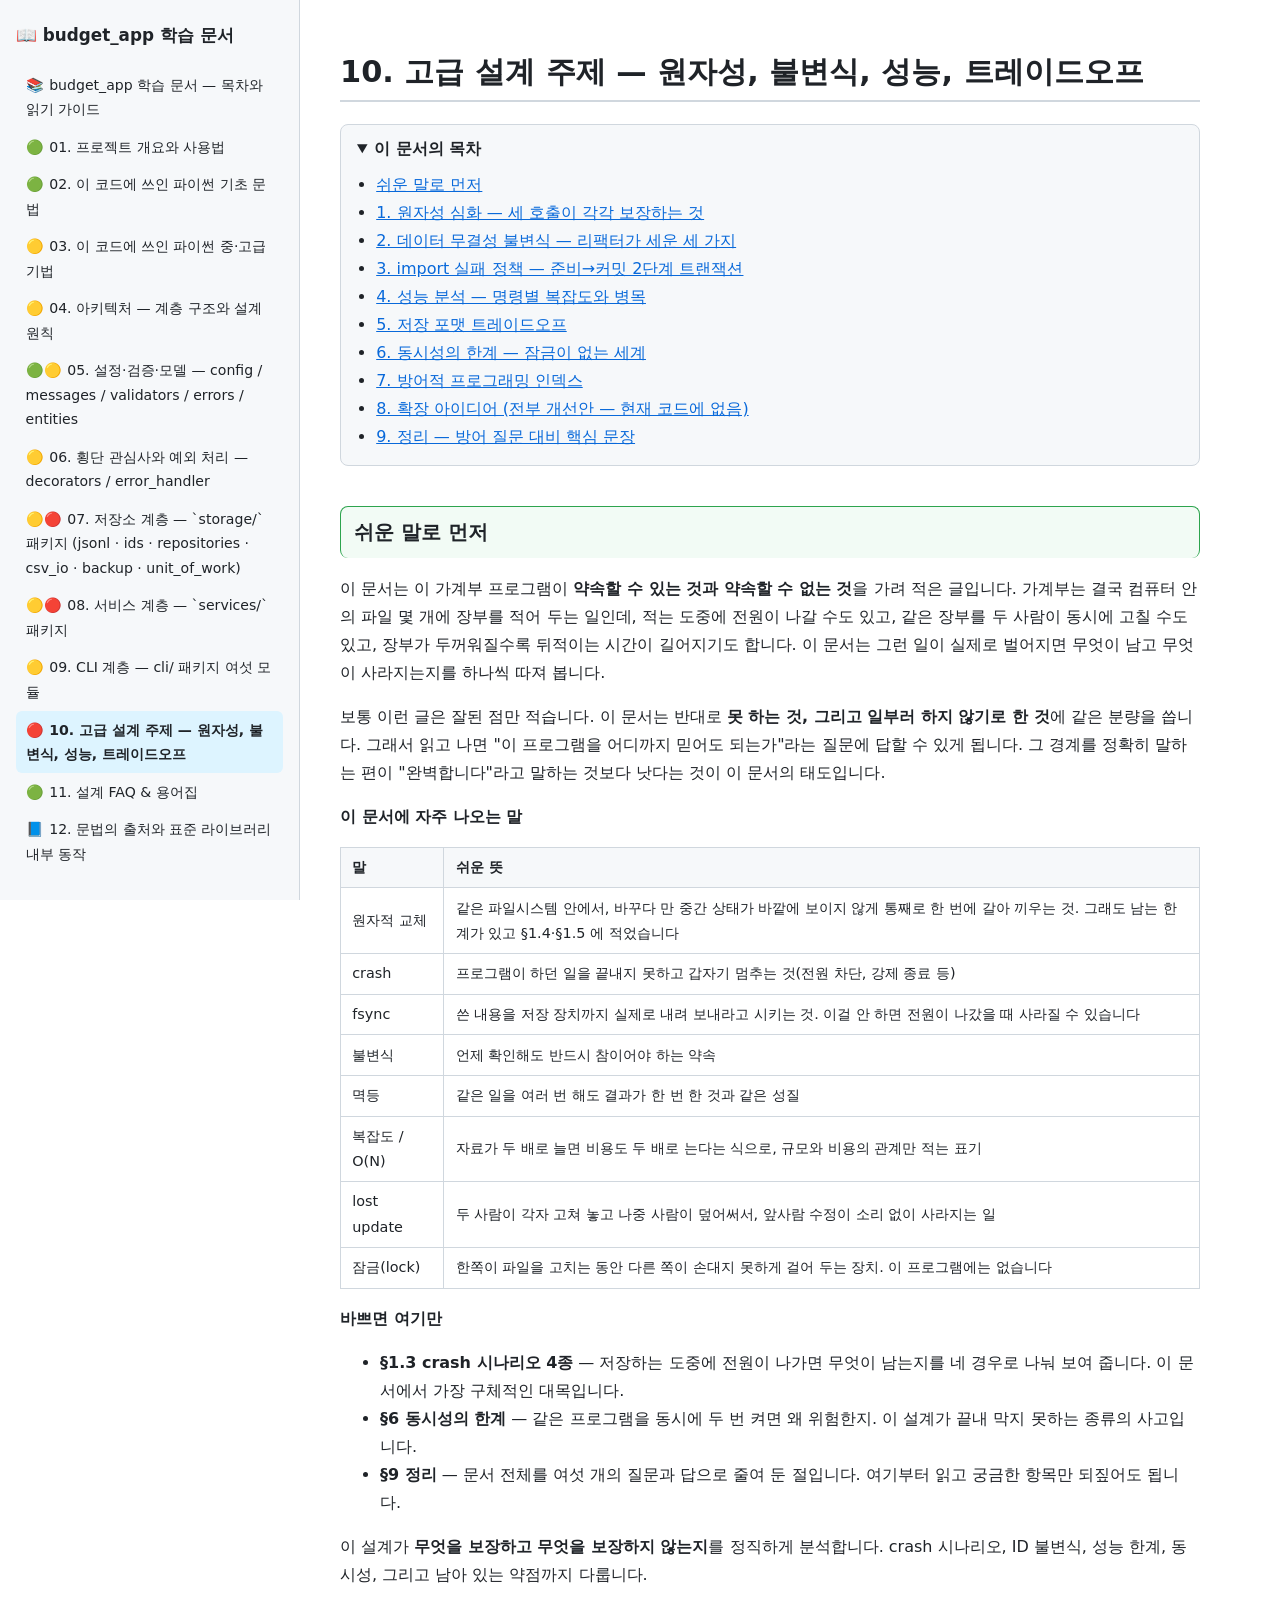
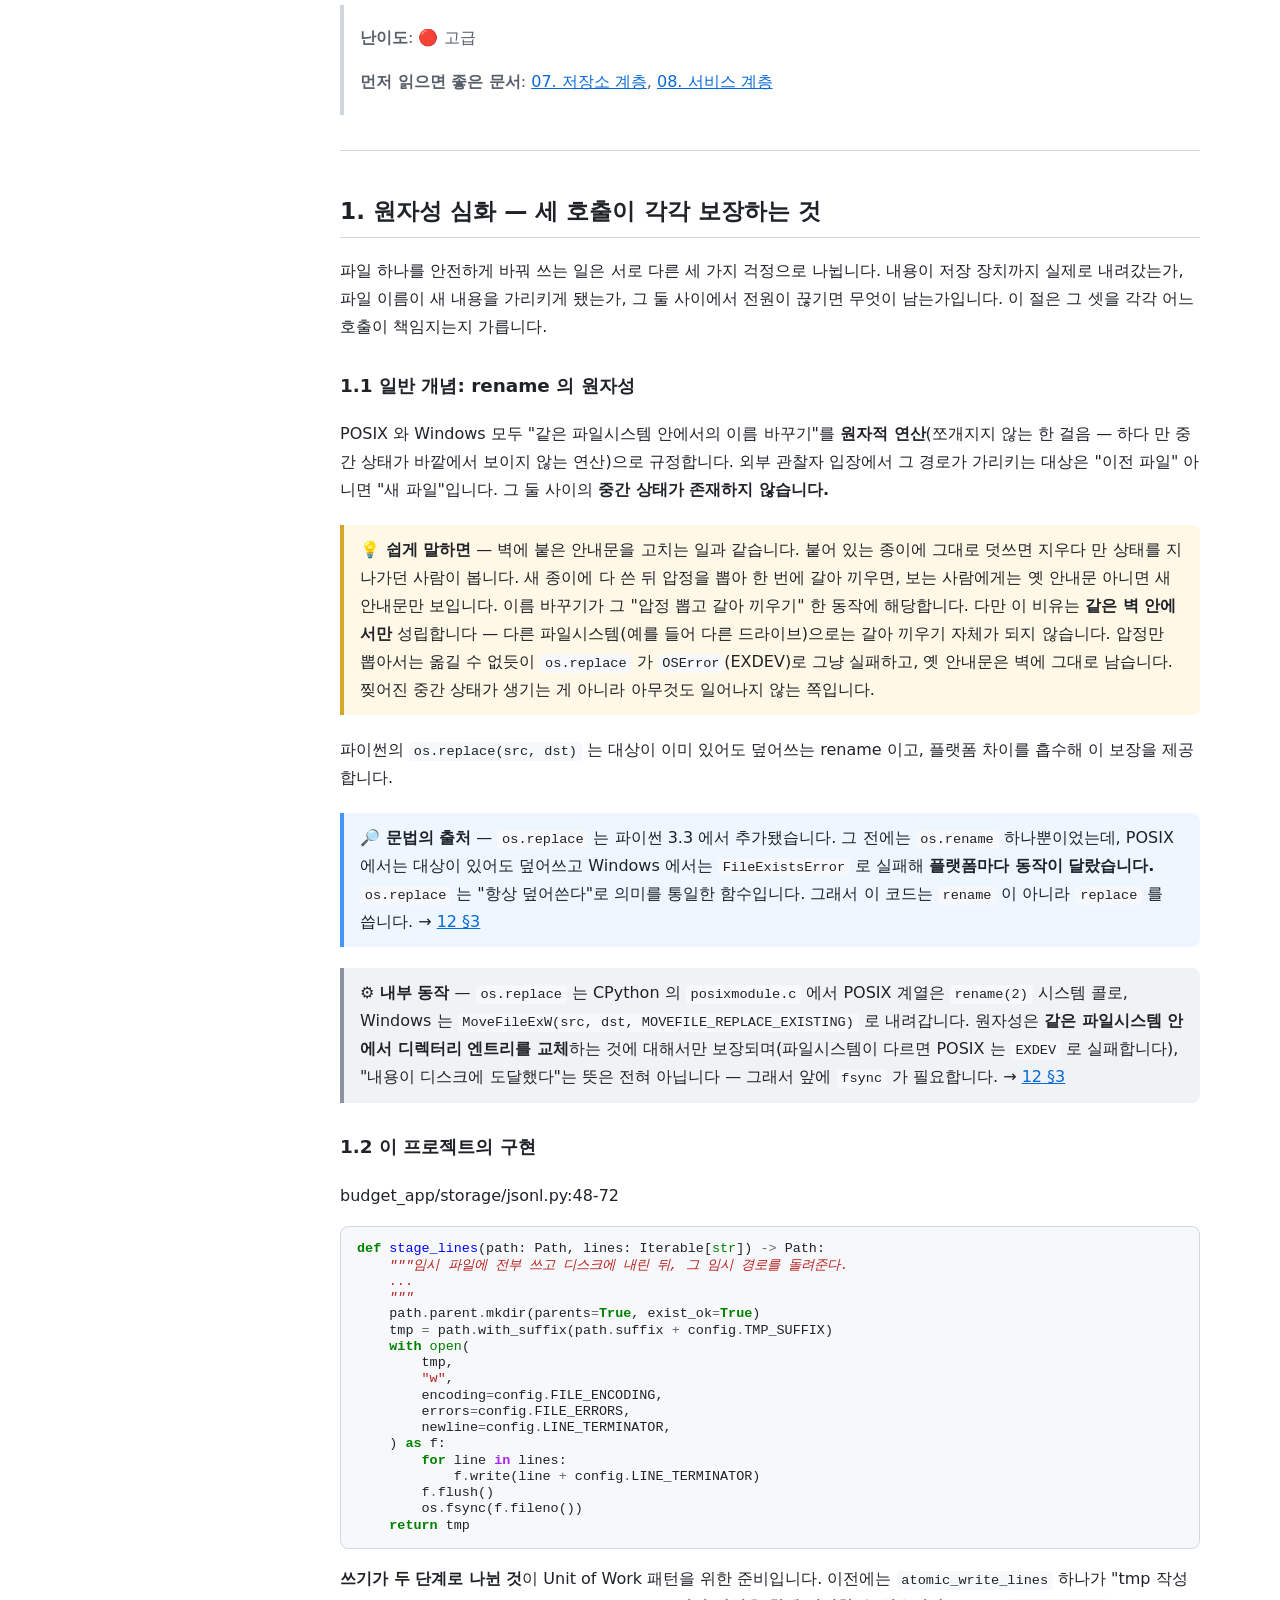
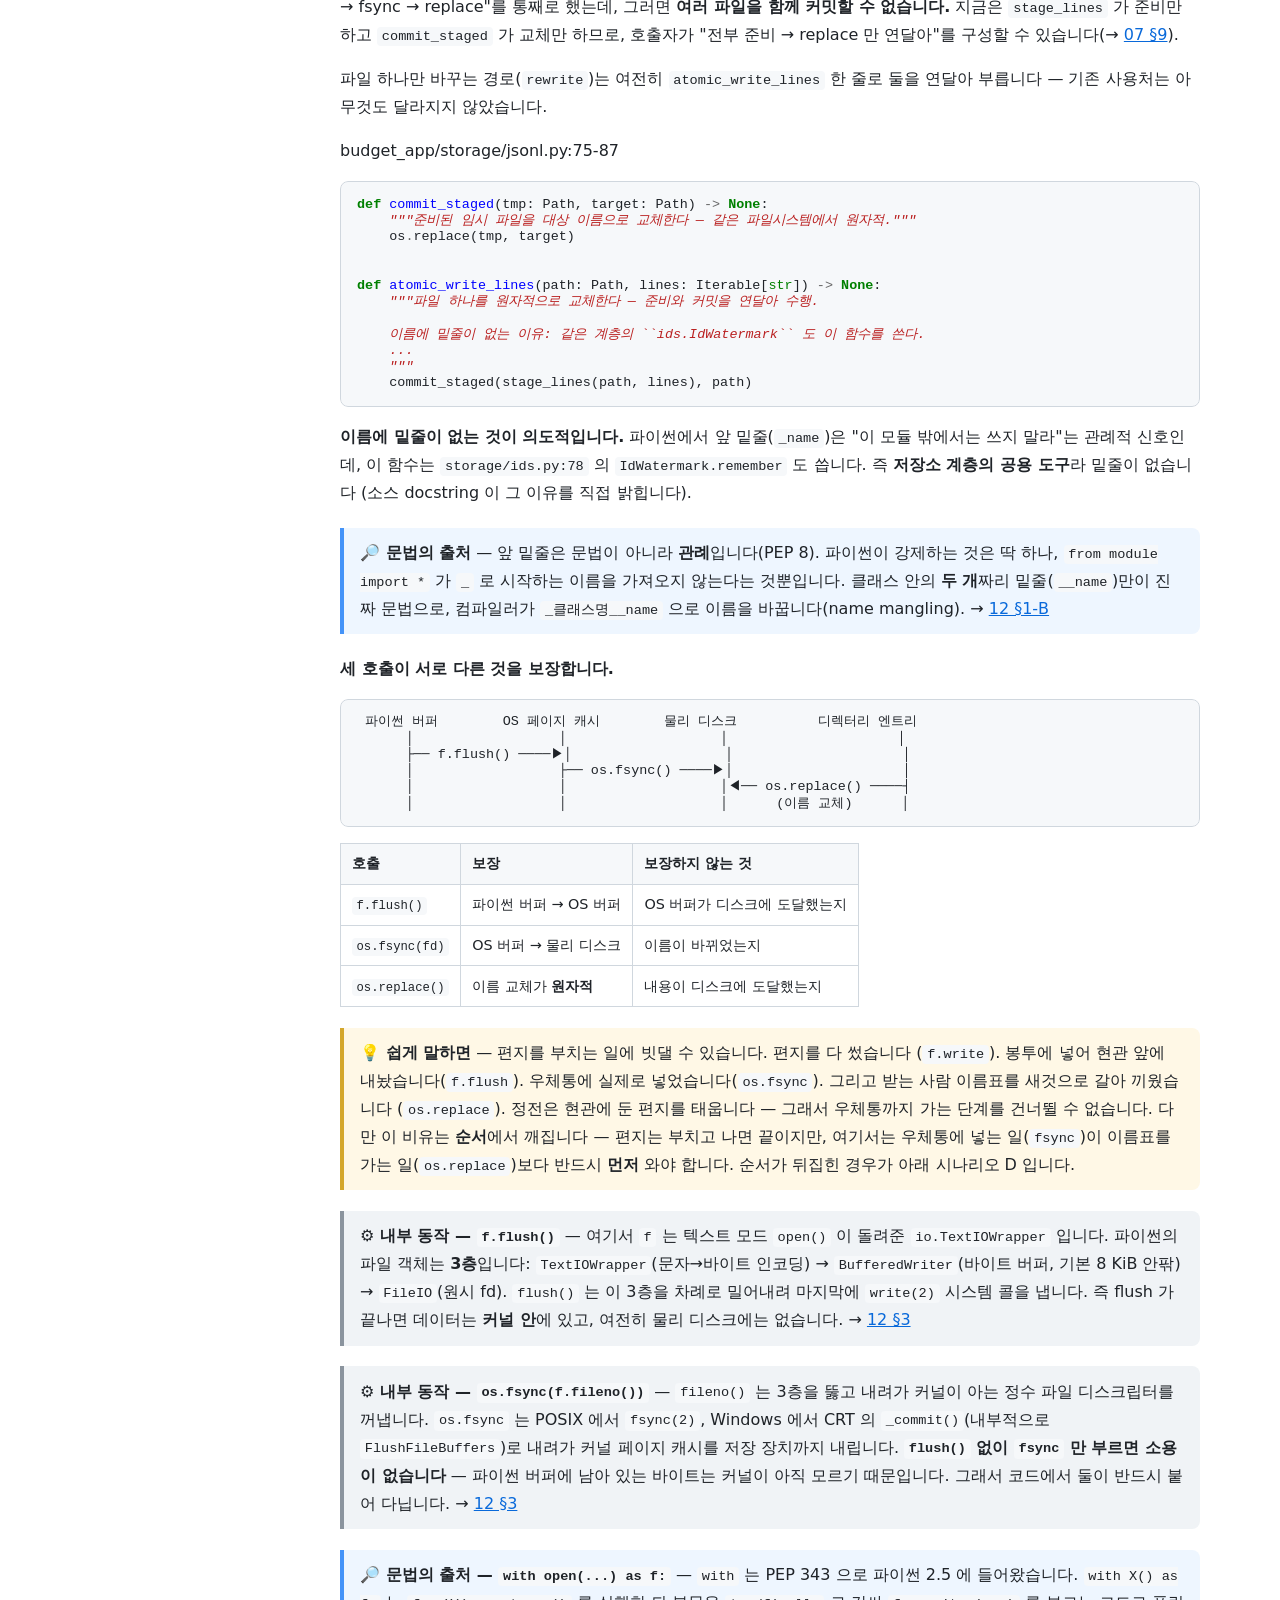
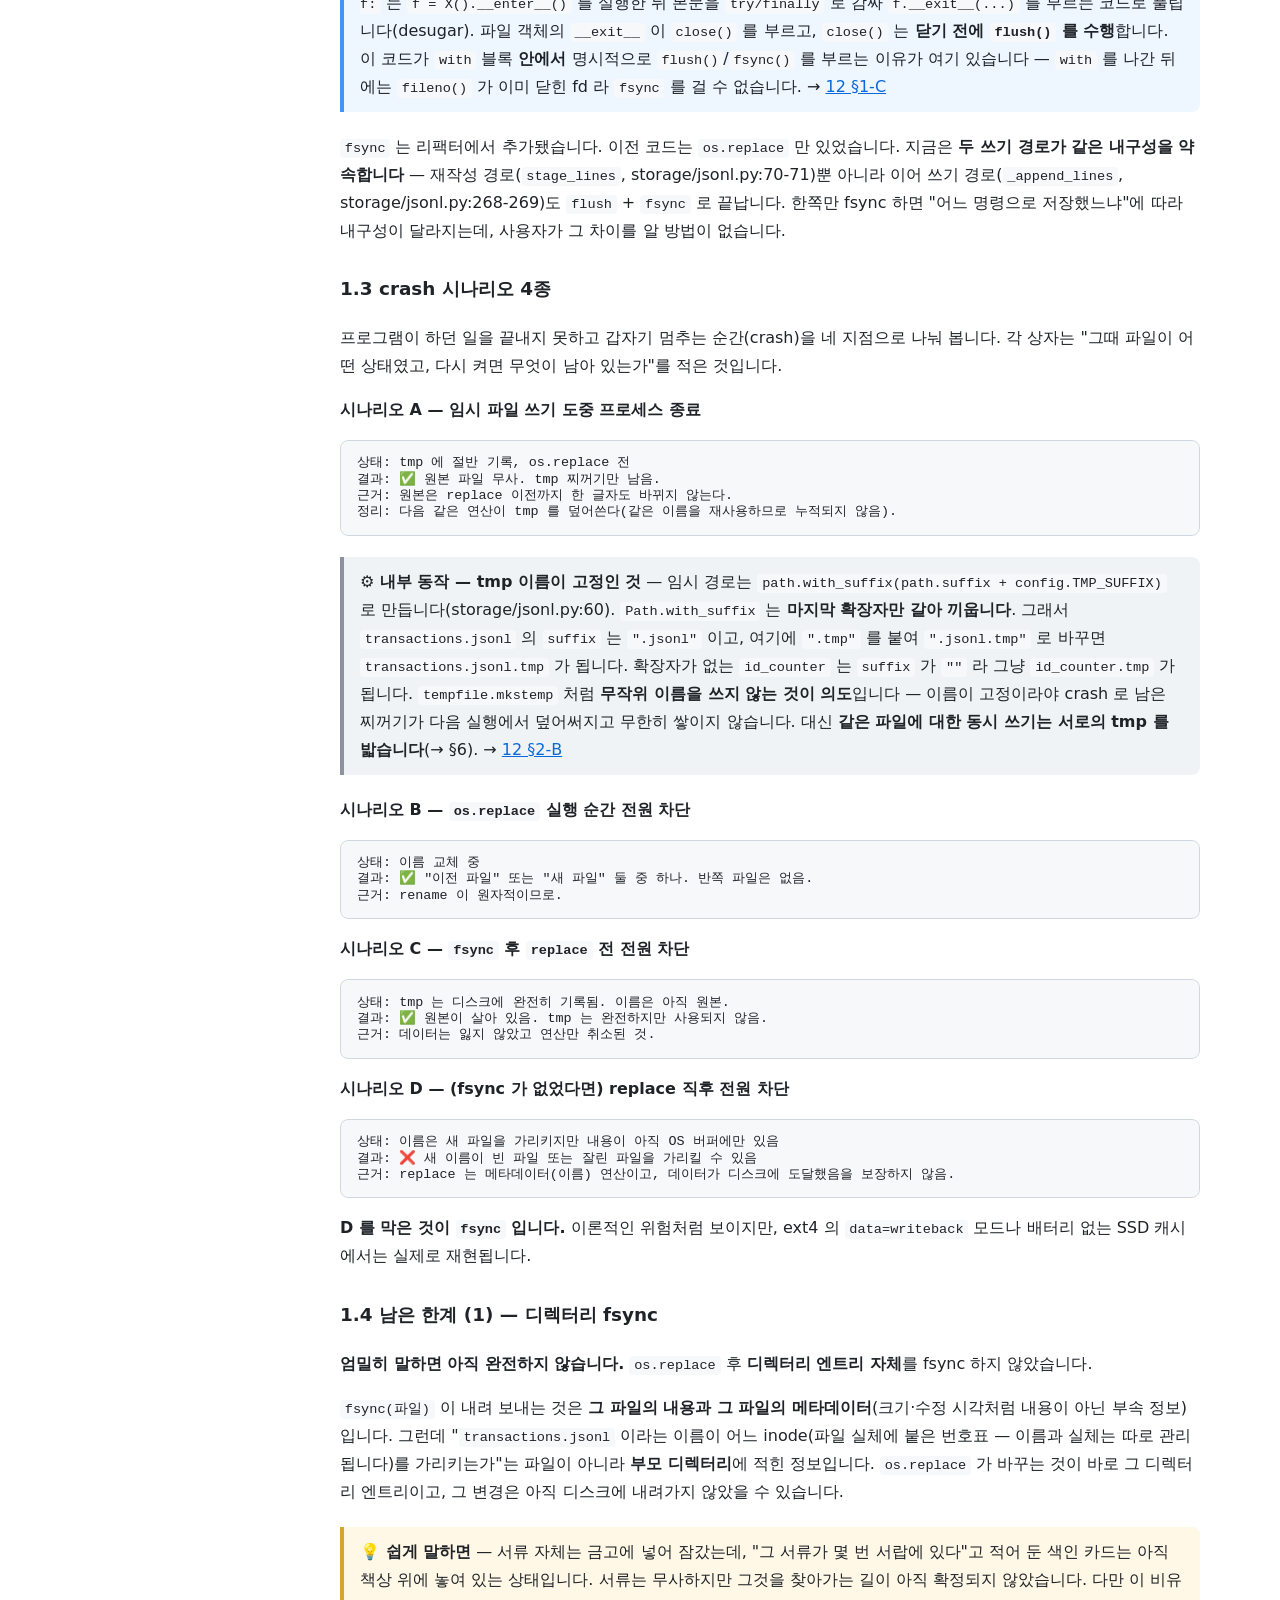
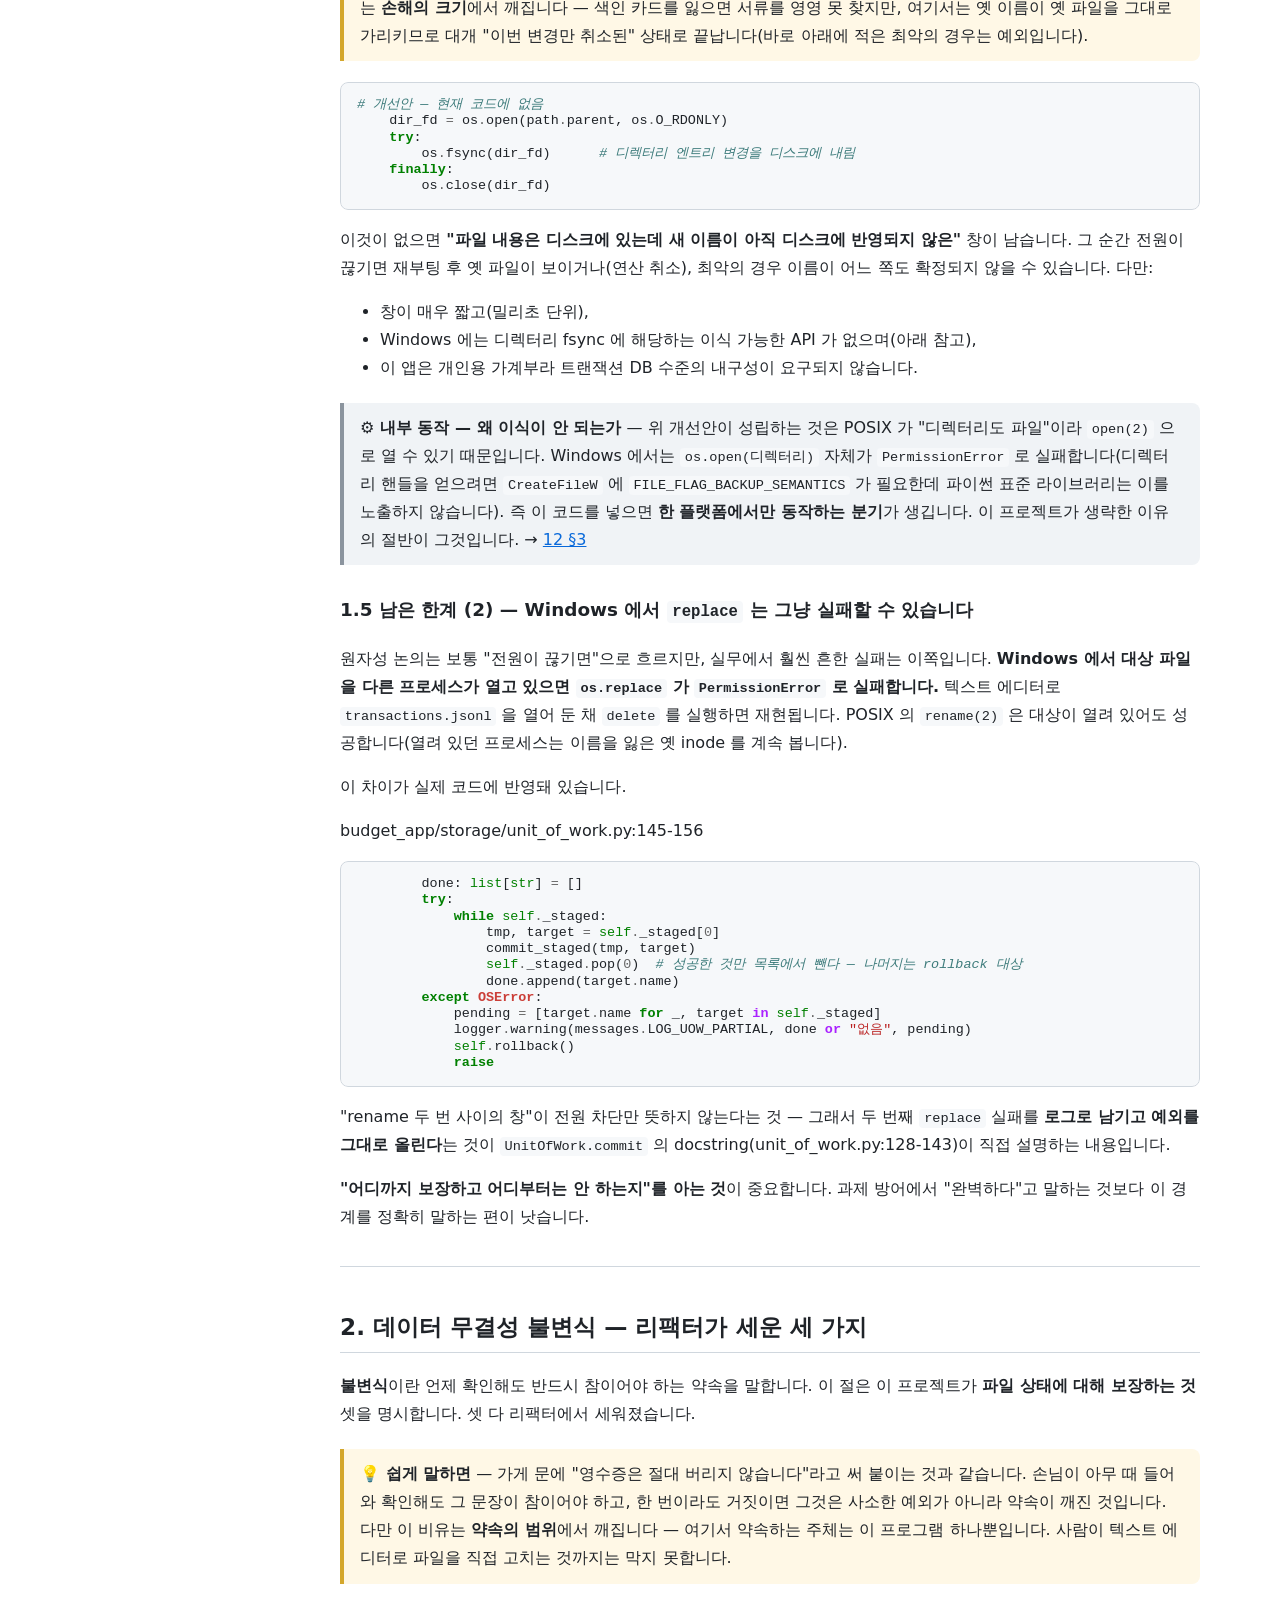
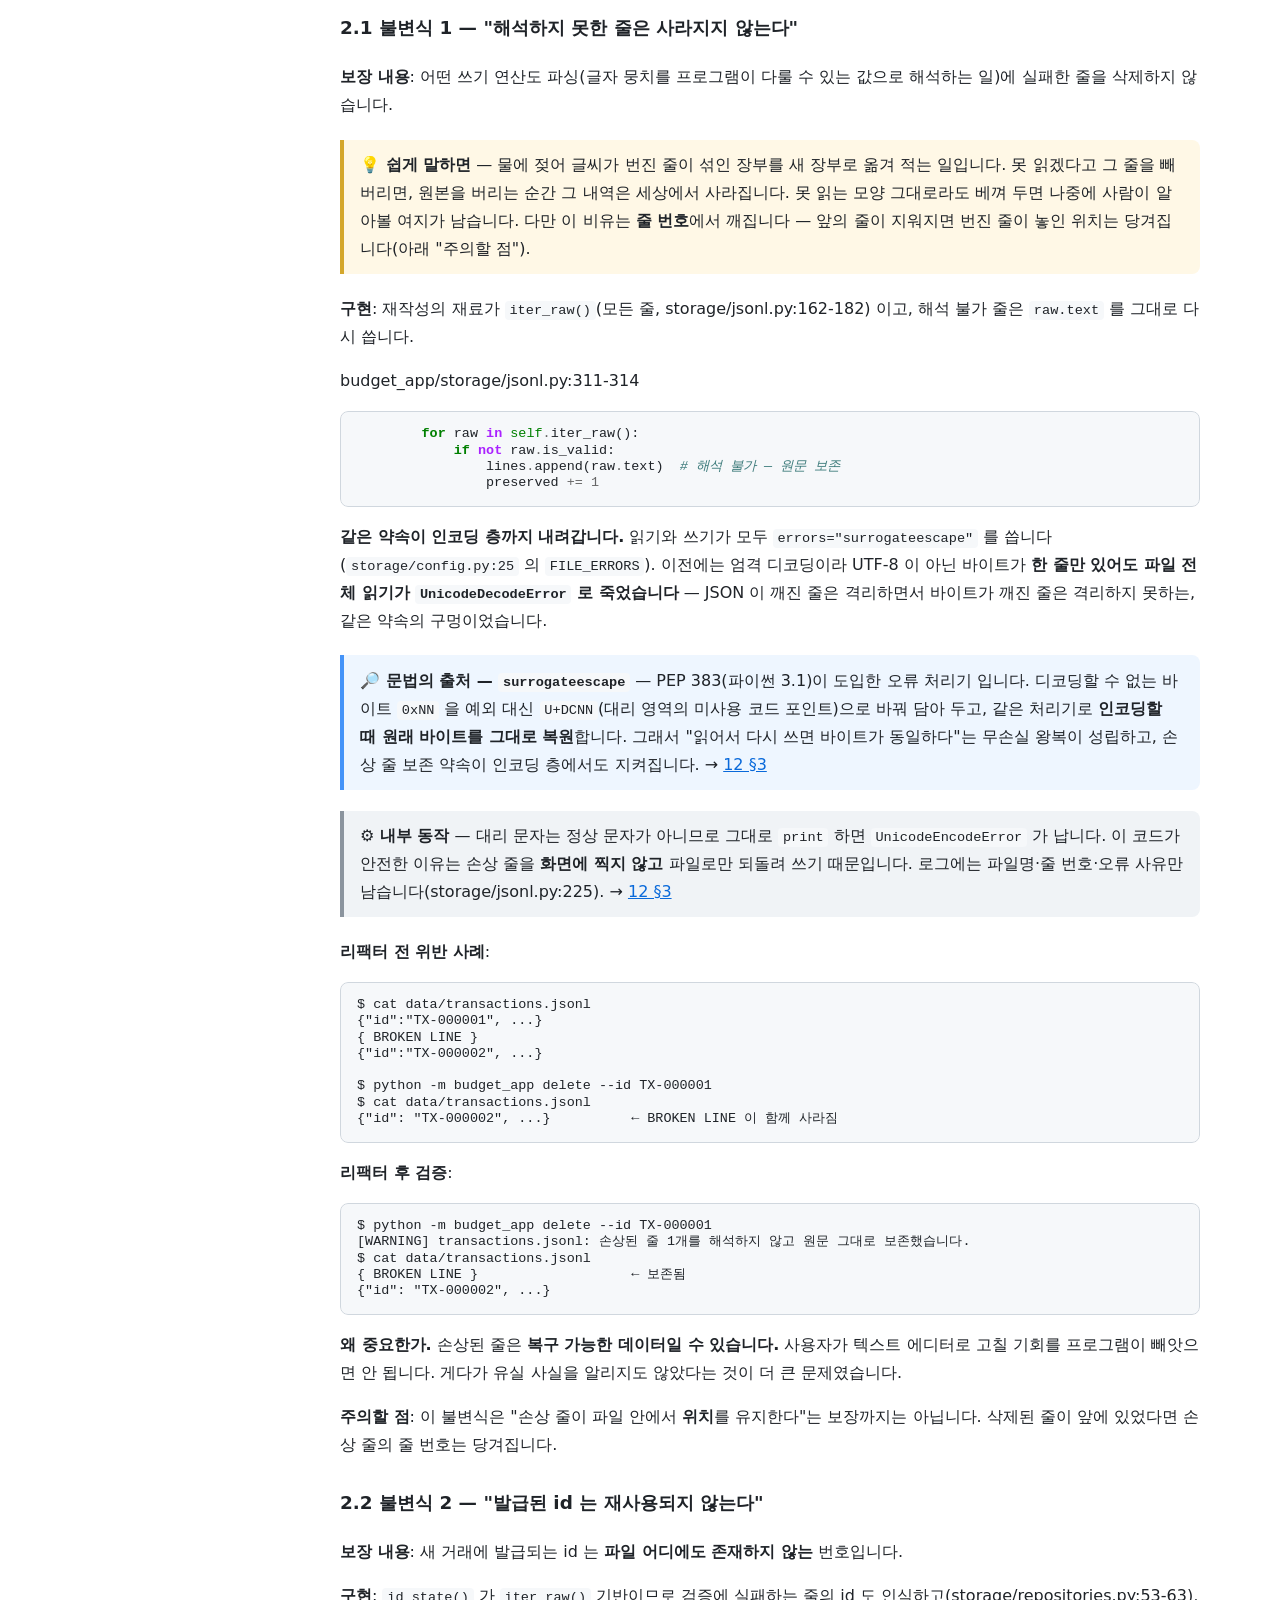
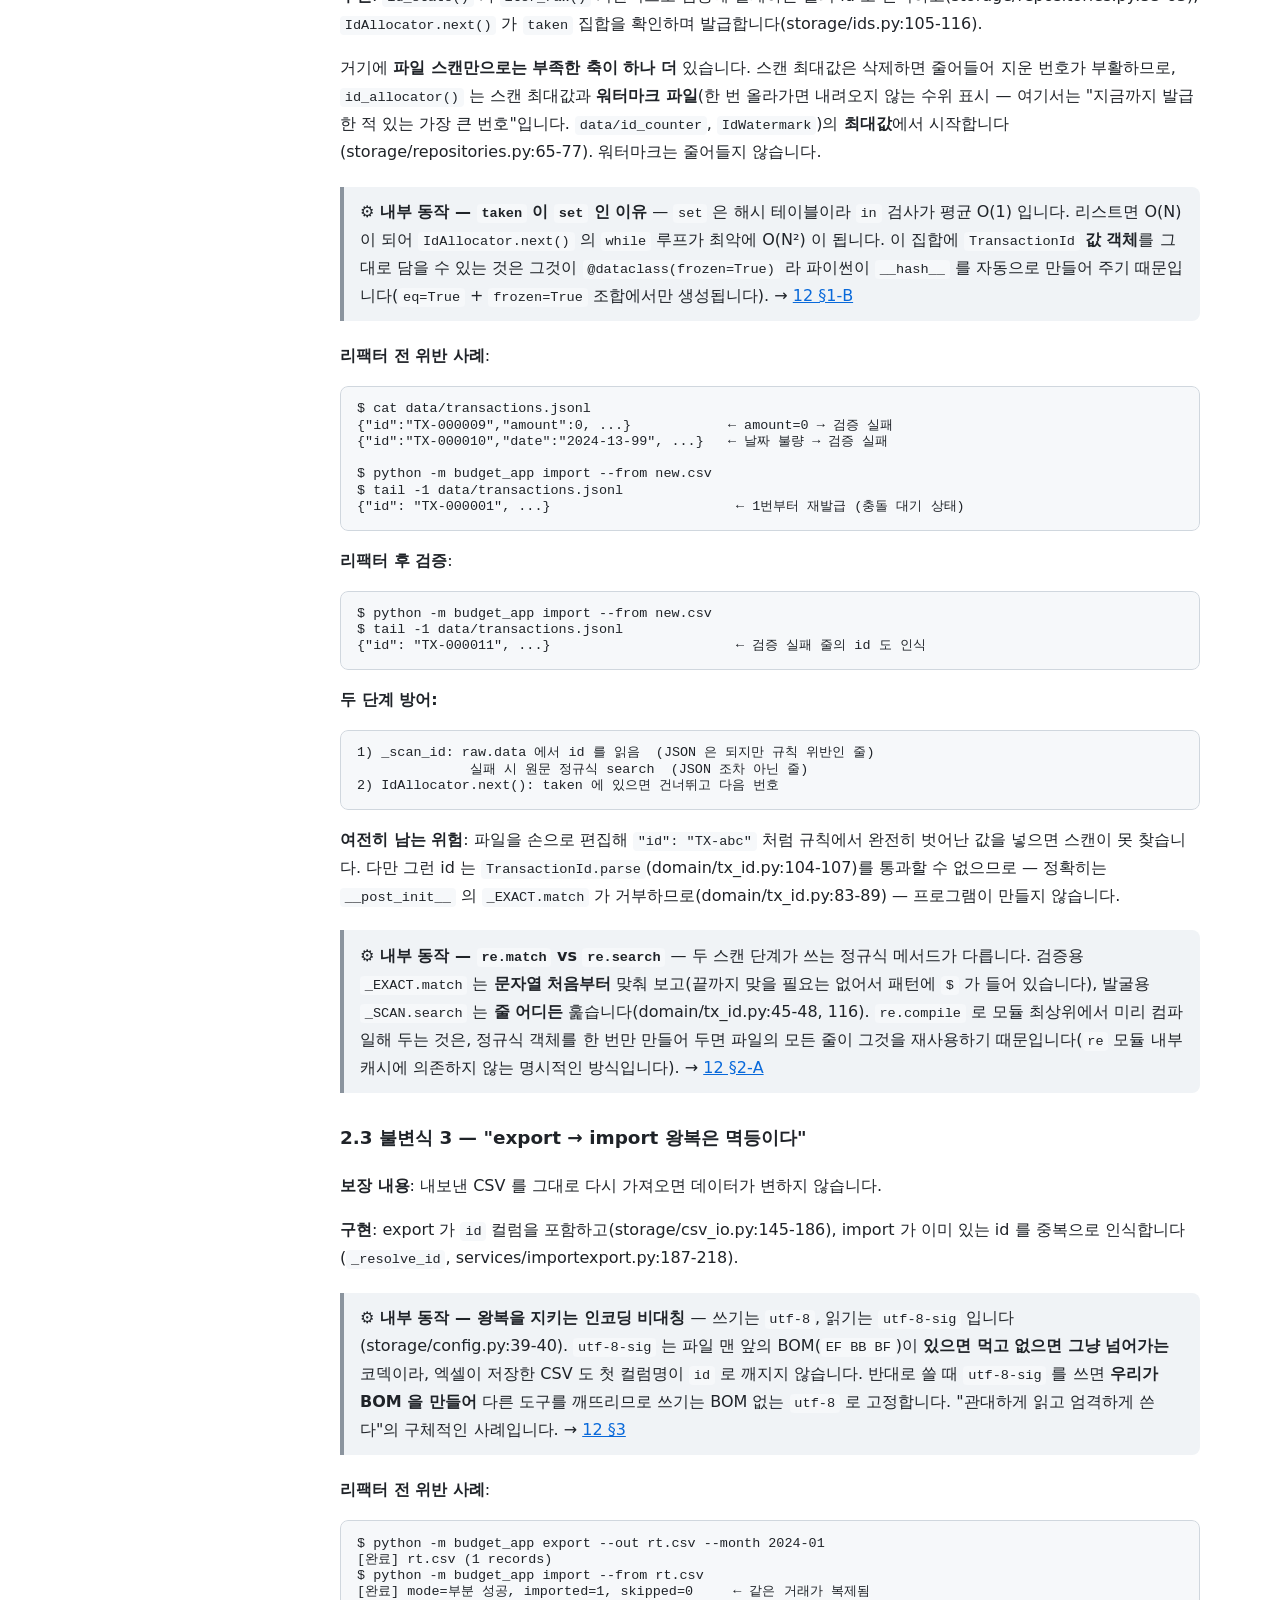
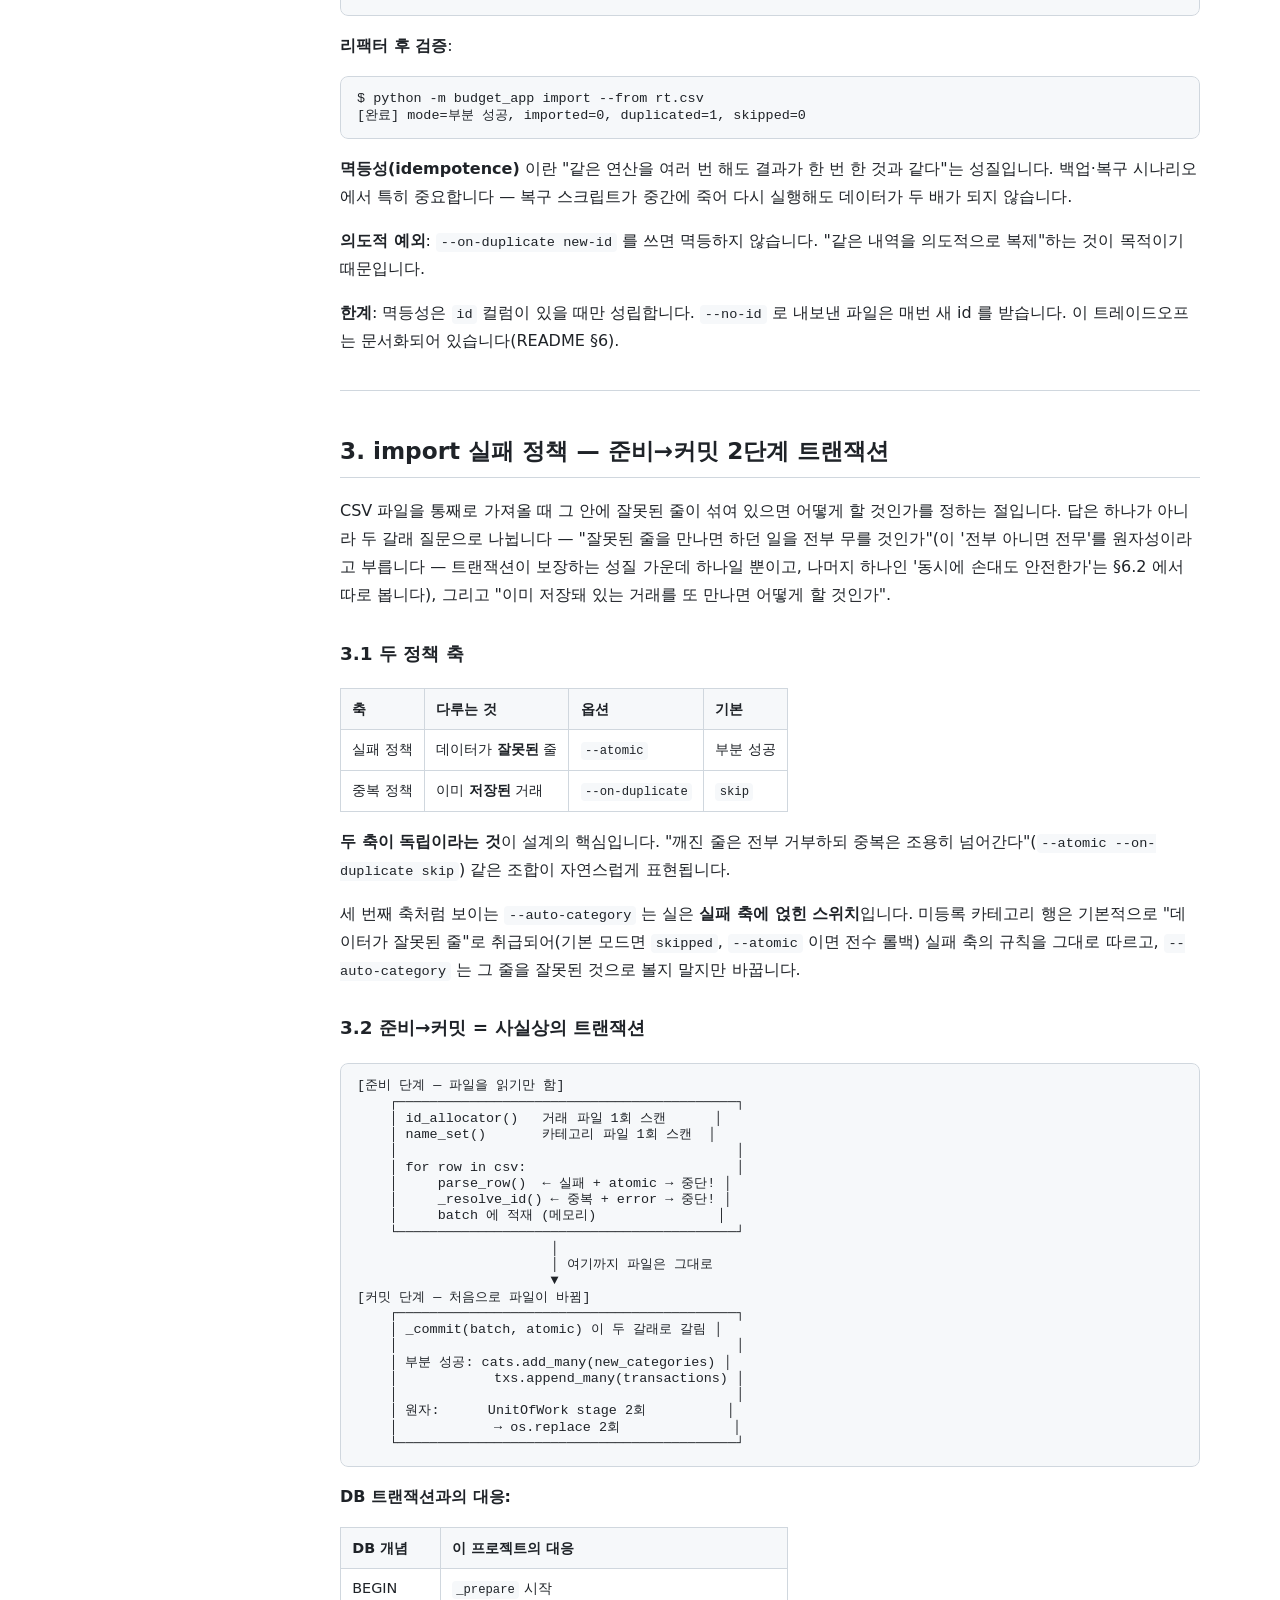
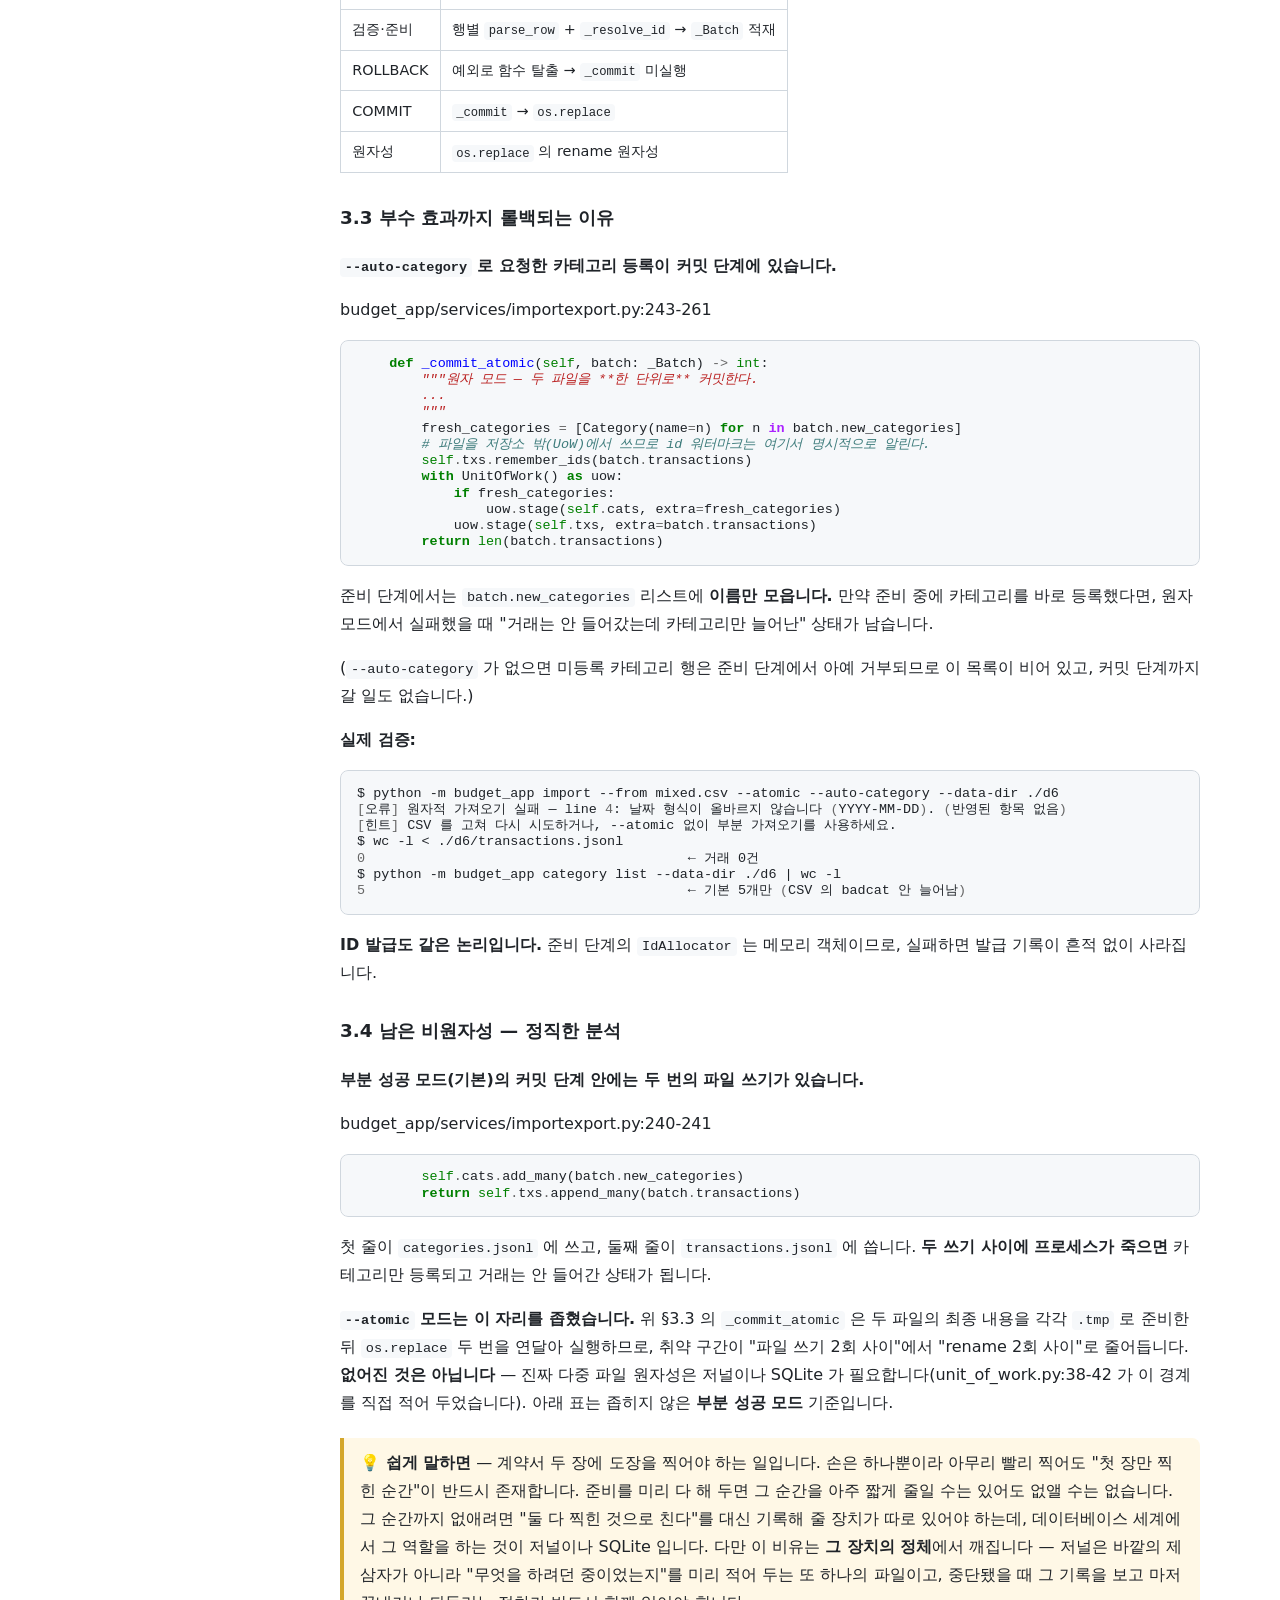
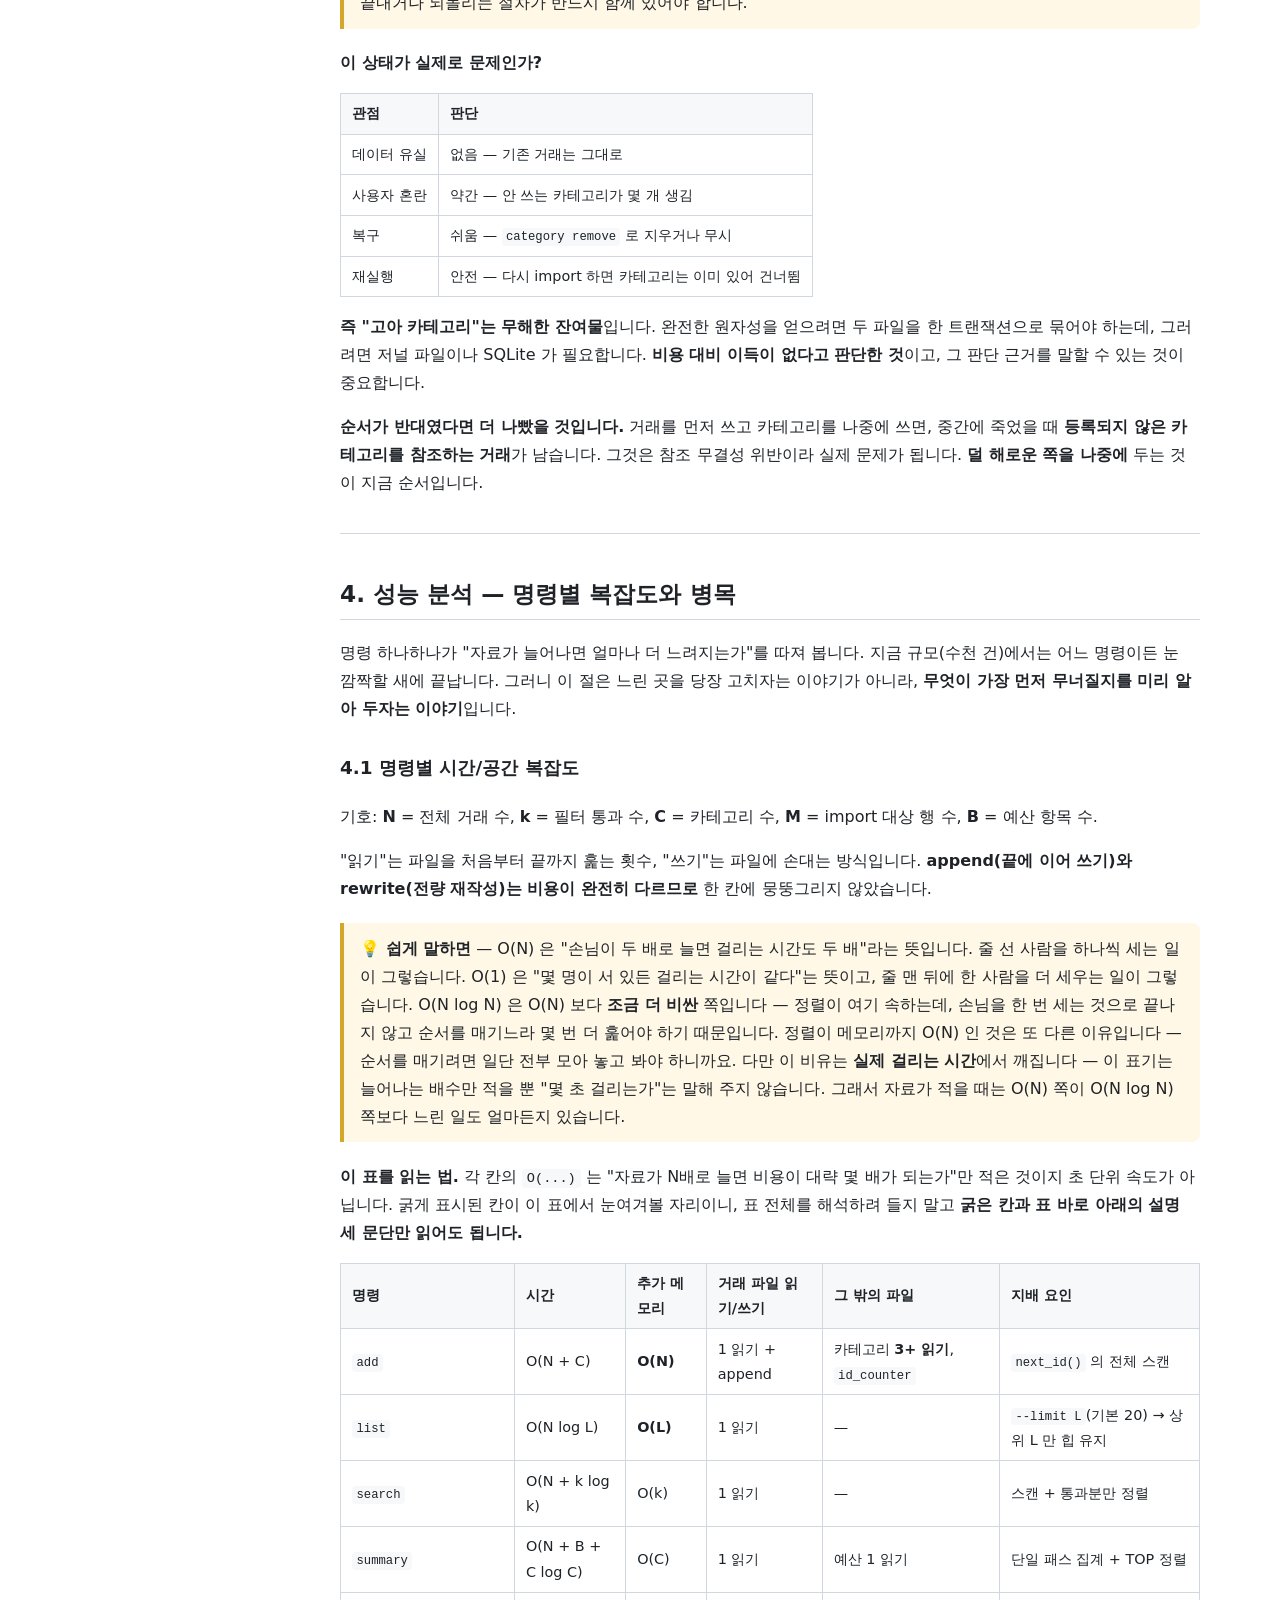
<file: docs/html/10-advanced-design.html>
<!DOCTYPE html>
<html lang="ko">
<head>
<meta charset="utf-8">
<meta name="viewport" content="width=device-width, initial-scale=1">
<title>10. 고급 설계 주제 — 원자성, 불변식, 성능, 트레이드오프 — budget_app 학습 문서</title>
<link rel="stylesheet" href="style.css">
</head>
<body>
<div class="layout">
<nav class="sidebar"><div class="brand"><a href="index.html">📖 budget_app 학습 문서</a></div><details class="nav" open><summary>목차</summary><ul class="navlist"><li><a href="index.html"><span class="badge">📚</span>budget_app 학습 문서 — 목차와 읽기 가이드</a></li><li><a href="01-overview.html"><span class="badge">🟢</span>01. 프로젝트 개요와 사용법</a></li><li><a href="02-python-basics.html"><span class="badge">🟢</span>02. 이 코드에 쓰인 파이썬 기초 문법</a></li><li><a href="03-python-advanced.html"><span class="badge">🟡</span>03. 이 코드에 쓰인 파이썬 중·고급 기법</a></li><li><a href="04-architecture.html"><span class="badge">🟡</span>04. 아키텍처 — 계층 구조와 설계 원칙</a></li><li><a href="05-config-and-models.html"><span class="badge">🟢🟡</span>05. 설정·검증·모델 — config / messages / validators / errors / entities</a></li><li><a href="06-decorators.html"><span class="badge">🟡</span>06. 횡단 관심사와 예외 처리 — decorators / error_handler</a></li><li><a href="07-repository.html"><span class="badge">🟡🔴</span>07. 저장소 계층 — `storage/` 패키지 (jsonl · ids · repositories · csv_io · backup · unit_of_work)</a></li><li><a href="08-services.html"><span class="badge">🟡🔴</span>08. 서비스 계층 — `services/` 패키지</a></li><li><a href="09-cli.html"><span class="badge">🟡</span>09. CLI 계층 — cli/ 패키지 여섯 모듈</a></li><li><a href="10-advanced-design.html" class="current"><span class="badge">🔴</span>10. 고급 설계 주제 — 원자성, 불변식, 성능, 트레이드오프</a></li><li><a href="11-faq-and-glossary.html"><span class="badge">🟢</span>11. 설계 FAQ &amp; 용어집</a></li><li><a href="12-syntax-and-stdlib.html"><span class="badge">📘</span>12. 문법의 출처와 표준 라이브러리 내부 동작</a></li></ul></details></nav>
<main>
<h1 id="10-고급-설계-주제-원자성-불변식-성능-트레이드오프">10. 고급 설계 주제 — 원자성, 불변식, 성능, 트레이드오프</h1>
<details class="page-toc" open><summary>이 문서의 목차</summary><ul><li><a href="#쉬운-말로-먼저">쉬운 말로 먼저</a></li><li><a href="#1-원자성-심화-세-호출이-각각-보장하는-것">1. 원자성 심화 — 세 호출이 각각 보장하는 것</a></li><li><a href="#2-데이터-무결성-불변식-리팩터가-세운-세-가지">2. 데이터 무결성 불변식 — 리팩터가 세운 세 가지</a></li><li><a href="#3-import-실패-정책-준비커밋-2단계-트랜잭션">3. import 실패 정책 — 준비→커밋 2단계 트랜잭션</a></li><li><a href="#4-성능-분석-명령별-복잡도와-병목">4. 성능 분석 — 명령별 복잡도와 병목</a></li><li><a href="#5-저장-포맷-트레이드오프">5. 저장 포맷 트레이드오프</a></li><li><a href="#6-동시성의-한계-잠금이-없는-세계">6. 동시성의 한계 — 잠금이 없는 세계</a></li><li><a href="#7-방어적-프로그래밍-인덱스">7. 방어적 프로그래밍 인덱스</a></li><li><a href="#8-확장-아이디어-전부-개선안-현재-코드에-없음">8. 확장 아이디어 (전부 개선안 — 현재 코드에 없음)</a></li><li><a href="#9-정리-방어-질문-대비-핵심-문장">9. 정리 — 방어 질문 대비 핵심 문장</a></li></ul></details><h2 id="쉬운-말로-먼저">쉬운 말로 먼저</h2>
<p>이 문서는 이 가계부 프로그램이 <strong>약속할 수 있는 것과 약속할 수 없는 것</strong>을 가려 적은 글입니다. 가계부는 결국 컴퓨터 안의 파일 몇 개에 장부를 적어 두는 일인데, 적는 도중에 전원이 나갈 수도 있고, 같은 장부를 두 사람이 동시에 고칠 수도 있고, 장부가 두꺼워질수록 뒤적이는 시간이 길어지기도 합니다. 이 문서는 그런 일이 실제로 벌어지면 무엇이 남고 무엇이 사라지는지를 하나씩 따져 봅니다.</p>
<p>보통 이런 글은 잘된 점만 적습니다. 이 문서는 반대로 <strong>못 하는 것, 그리고 일부러 하지 않기로 한 것</strong>에 같은 분량을 씁니다. 그래서 읽고 나면 "이 프로그램을 어디까지 믿어도 되는가"라는 질문에 답할 수 있게 됩니다. 그 경계를 정확히 말하는 편이 "완벽합니다"라고 말하는 것보다 낫다는 것이 이 문서의 태도입니다.</p>
<p><strong>이 문서에 자주 나오는 말</strong></p>
<div class="table-wrap"><table>
<thead>
<tr>
<th>말</th>
<th>쉬운 뜻</th>
</tr>
</thead>
<tbody>
<tr>
<td>원자적 교체</td>
<td>같은 파일시스템 안에서, 바꾸다 만 중간 상태가 바깥에 보이지 않게 통째로 한 번에 갈아 끼우는 것. 그래도 남는 한계가 있고 §1.4·§1.5 에 적었습니다</td>
</tr>
<tr>
<td>crash</td>
<td>프로그램이 하던 일을 끝내지 못하고 갑자기 멈추는 것(전원 차단, 강제 종료 등)</td>
</tr>
<tr>
<td>fsync</td>
<td>쓴 내용을 저장 장치까지 실제로 내려 보내라고 시키는 것. 이걸 안 하면 전원이 나갔을 때 사라질 수 있습니다</td>
</tr>
<tr>
<td>불변식</td>
<td>언제 확인해도 반드시 참이어야 하는 약속</td>
</tr>
<tr>
<td>멱등</td>
<td>같은 일을 여러 번 해도 결과가 한 번 한 것과 같은 성질</td>
</tr>
<tr>
<td>복잡도 / O(N)</td>
<td>자료가 두 배로 늘면 비용도 두 배로 는다는 식으로, 규모와 비용의 관계만 적는 표기</td>
</tr>
<tr>
<td>lost update</td>
<td>두 사람이 각자 고쳐 놓고 나중 사람이 덮어써서, 앞사람 수정이 소리 없이 사라지는 일</td>
</tr>
<tr>
<td>잠금(lock)</td>
<td>한쪽이 파일을 고치는 동안 다른 쪽이 손대지 못하게 걸어 두는 장치. 이 프로그램에는 없습니다</td>
</tr>
</tbody>
</table></div>
<p><strong>바쁘면 여기만</strong></p>
<ul>
<li><strong>§1.3 crash 시나리오 4종</strong> — 저장하는 도중에 전원이 나가면 무엇이 남는지를 네 경우로 나눠 보여 줍니다. 이 문서에서 가장 구체적인 대목입니다.</li>
<li><strong>§6 동시성의 한계</strong> — 같은 프로그램을 동시에 두 번 켜면 왜 위험한지. 이 설계가 끝내 막지 못하는 종류의 사고입니다.</li>
<li><strong>§9 정리</strong> — 문서 전체를 여섯 개의 질문과 답으로 줄여 둔 절입니다. 여기부터 읽고 궁금한 항목만 되짚어도 됩니다.</li>
</ul>
<p>이 설계가 <strong>무엇을 보장하고 무엇을 보장하지 않는지</strong>를 정직하게 분석합니다. crash 시나리오, ID 불변식, 성능 한계, 동시성, 그리고 남아 있는 약점까지 다룹니다.</p>
<blockquote>
<p><strong>난이도</strong>: 🔴 고급</p>
<p><strong>먼저 읽으면 좋은 문서</strong>: <a href="07-repository.html">07. 저장소 계층</a>, <a href="08-services.html">08. 서비스 계층</a></p>
</blockquote>
<hr>
<h2 id="1-원자성-심화-세-호출이-각각-보장하는-것">1. 원자성 심화 — 세 호출이 각각 보장하는 것</h2>
<p>파일 하나를 안전하게 바꿔 쓰는 일은 서로 다른 세 가지 걱정으로 나뉩니다. 내용이 저장 장치까지 실제로 내려갔는가, 파일 이름이 새 내용을 가리키게 됐는가, 그 둘 사이에서 전원이 끊기면 무엇이 남는가입니다. 이 절은 그 셋을 각각 어느 호출이 책임지는지 가릅니다.</p>
<h3 id="11-일반-개념-rename-의-원자성">1.1 일반 개념: rename 의 원자성</h3>
<p>POSIX 와 Windows 모두 "같은 파일시스템 안에서의 이름 바꾸기"를 <strong>원자적 연산</strong>(쪼개지지 않는 한 걸음 — 하다 만 중간 상태가 바깥에서 보이지 않는 연산)으로 규정합니다. 외부 관찰자 입장에서 그 경로가 가리키는 대상은 "이전 파일" 아니면 "새 파일"입니다. 그 둘 사이의 <strong>중간 상태가 존재하지 않습니다.</strong></p>
<blockquote class="callout tip"><p><strong>💡 쉽게 말하면</strong> — 벽에 붙은 안내문을 고치는 일과 같습니다. 붙어 있는 종이에
그대로 덧쓰면 지우다 만 상태를 지나가던 사람이 봅니다. 새 종이에 다 쓴 뒤 압정을
뽑아 한 번에 갈아 끼우면, 보는 사람에게는 옛 안내문 아니면 새 안내문만 보입니다.
이름 바꾸기가 그 "압정 뽑고 갈아 끼우기" 한 동작에 해당합니다.
다만 이 비유는 <strong>같은 벽 안에서만</strong> 성립합니다 — 다른 파일시스템(예를 들어 다른
드라이브)으로는 갈아 끼우기 자체가 되지 않습니다. 압정만 뽑아서는 옮길 수 없듯이
<code>os.replace</code> 가 <code>OSError</code>(EXDEV)로 그냥 실패하고, 옛 안내문은 벽에 그대로 남습니다.
찢어진 중간 상태가 생기는 게 아니라 아무것도 일어나지 않는 쪽입니다.</p>
</blockquote>
<p>파이썬의 <code>os.replace(src, dst)</code> 는 대상이 이미 있어도 덮어쓰는 rename 이고, 플랫폼 차이를 흡수해 이 보장을 제공합니다.</p>
<blockquote class="callout origin"><p><strong>🔎 문법의 출처</strong> — <code>os.replace</code> 는 파이썬 3.3 에서 추가됐습니다. 그 전에는
<code>os.rename</code> 하나뿐이었는데, POSIX 에서는 대상이 있어도 덮어쓰고 Windows 에서는
<code>FileExistsError</code> 로 실패해 <strong>플랫폼마다 동작이 달랐습니다.</strong> <code>os.replace</code> 는
"항상 덮어쓴다"로 의미를 통일한 함수입니다. 그래서 이 코드는 <code>rename</code> 이 아니라
<code>replace</code> 를 씁니다. → <a href="12-syntax-and-stdlib.html">12 §3</a></p>
</blockquote><blockquote class="callout internals"><p><strong>⚙️ 내부 동작</strong> — <code>os.replace</code> 는 CPython 의 <code>posixmodule.c</code> 에서 POSIX 계열은
<code>rename(2)</code> 시스템 콜로, Windows 는 <code>MoveFileExW(src, dst, MOVEFILE_REPLACE_EXISTING)</code>
로 내려갑니다. 원자성은 <strong>같은 파일시스템 안에서 디렉터리 엔트리를 교체</strong>하는
것에 대해서만 보장되며(파일시스템이 다르면 POSIX 는 <code>EXDEV</code> 로 실패합니다),
"내용이 디스크에 도달했다"는 뜻은 전혀 아닙니다 — 그래서 앞에 <code>fsync</code> 가
필요합니다. → <a href="12-syntax-and-stdlib.html">12 §3</a></p>
</blockquote>
<h3 id="12-이-프로젝트의-구현">1.2 이 프로젝트의 구현</h3>
<p>budget_app/storage/jsonl.py:48-72</p>
<div class="codehilite"><pre><span></span><code><span class="k">def</span><span class="w"> </span><span class="nf">stage_lines</span><span class="p">(</span><span class="n">path</span><span class="p">:</span> <span class="n">Path</span><span class="p">,</span> <span class="n">lines</span><span class="p">:</span> <span class="n">Iterable</span><span class="p">[</span><span class="nb">str</span><span class="p">])</span> <span class="o">-&gt;</span> <span class="n">Path</span><span class="p">:</span>
<span class="w">    </span><span class="sd">"""임시 파일에 전부 쓰고 디스크에 내린 뒤, 그 임시 경로를 돌려준다.</span>
<span class="sd">    ...</span>
<span class="sd">    """</span>
    <span class="n">path</span><span class="o">.</span><span class="n">parent</span><span class="o">.</span><span class="n">mkdir</span><span class="p">(</span><span class="n">parents</span><span class="o">=</span><span class="kc">True</span><span class="p">,</span> <span class="n">exist_ok</span><span class="o">=</span><span class="kc">True</span><span class="p">)</span>
    <span class="n">tmp</span> <span class="o">=</span> <span class="n">path</span><span class="o">.</span><span class="n">with_suffix</span><span class="p">(</span><span class="n">path</span><span class="o">.</span><span class="n">suffix</span> <span class="o">+</span> <span class="n">config</span><span class="o">.</span><span class="n">TMP_SUFFIX</span><span class="p">)</span>
    <span class="k">with</span> <span class="nb">open</span><span class="p">(</span>
        <span class="n">tmp</span><span class="p">,</span>
        <span class="s2">"w"</span><span class="p">,</span>
        <span class="n">encoding</span><span class="o">=</span><span class="n">config</span><span class="o">.</span><span class="n">FILE_ENCODING</span><span class="p">,</span>
        <span class="n">errors</span><span class="o">=</span><span class="n">config</span><span class="o">.</span><span class="n">FILE_ERRORS</span><span class="p">,</span>
        <span class="n">newline</span><span class="o">=</span><span class="n">config</span><span class="o">.</span><span class="n">LINE_TERMINATOR</span><span class="p">,</span>
    <span class="p">)</span> <span class="k">as</span> <span class="n">f</span><span class="p">:</span>
        <span class="k">for</span> <span class="n">line</span> <span class="ow">in</span> <span class="n">lines</span><span class="p">:</span>
            <span class="n">f</span><span class="o">.</span><span class="n">write</span><span class="p">(</span><span class="n">line</span> <span class="o">+</span> <span class="n">config</span><span class="o">.</span><span class="n">LINE_TERMINATOR</span><span class="p">)</span>
        <span class="n">f</span><span class="o">.</span><span class="n">flush</span><span class="p">()</span>
        <span class="n">os</span><span class="o">.</span><span class="n">fsync</span><span class="p">(</span><span class="n">f</span><span class="o">.</span><span class="n">fileno</span><span class="p">())</span>
    <span class="k">return</span> <span class="n">tmp</span>
</code></pre></div>

<p><strong>쓰기가 두 단계로 나뉜 것</strong>이 Unit of Work 패턴을 위한 준비입니다. 이전에는
<code>atomic_write_lines</code> 하나가 "tmp 작성 → fsync → replace"를 통째로 했는데, 그러면
<strong>여러 파일을 함께 커밋할 수 없습니다.</strong> 지금은 <code>stage_lines</code> 가 준비만 하고
<code>commit_staged</code> 가 교체만 하므로, 호출자가 "전부 준비 → replace 만 연달아"를
구성할 수 있습니다(→ <a href="07-repository.html">07 §9</a>).</p>
<p>파일 하나만 바꾸는 경로(<code>rewrite</code>)는 여전히 <code>atomic_write_lines</code> 한 줄로 둘을
연달아 부릅니다 — 기존 사용처는 아무것도 달라지지 않았습니다.</p>
<p>budget_app/storage/jsonl.py:75-87</p>
<div class="codehilite"><pre><span></span><code><span class="k">def</span><span class="w"> </span><span class="nf">commit_staged</span><span class="p">(</span><span class="n">tmp</span><span class="p">:</span> <span class="n">Path</span><span class="p">,</span> <span class="n">target</span><span class="p">:</span> <span class="n">Path</span><span class="p">)</span> <span class="o">-&gt;</span> <span class="kc">None</span><span class="p">:</span>
<span class="w">    </span><span class="sd">"""준비된 임시 파일을 대상 이름으로 교체한다 — 같은 파일시스템에서 원자적."""</span>
    <span class="n">os</span><span class="o">.</span><span class="n">replace</span><span class="p">(</span><span class="n">tmp</span><span class="p">,</span> <span class="n">target</span><span class="p">)</span>


<span class="k">def</span><span class="w"> </span><span class="nf">atomic_write_lines</span><span class="p">(</span><span class="n">path</span><span class="p">:</span> <span class="n">Path</span><span class="p">,</span> <span class="n">lines</span><span class="p">:</span> <span class="n">Iterable</span><span class="p">[</span><span class="nb">str</span><span class="p">])</span> <span class="o">-&gt;</span> <span class="kc">None</span><span class="p">:</span>
<span class="w">    </span><span class="sd">"""파일 하나를 원자적으로 교체한다 — 준비와 커밋을 연달아 수행.</span>

<span class="sd">    이름에 밑줄이 없는 이유: 같은 계층의 ``ids.IdWatermark`` 도 이 함수를 쓴다.</span>
<span class="sd">    ...</span>
<span class="sd">    """</span>
    <span class="n">commit_staged</span><span class="p">(</span><span class="n">stage_lines</span><span class="p">(</span><span class="n">path</span><span class="p">,</span> <span class="n">lines</span><span class="p">),</span> <span class="n">path</span><span class="p">)</span>
</code></pre></div>

<p><strong>이름에 밑줄이 없는 것이 의도적입니다.</strong> 파이썬에서 앞 밑줄(<code>_name</code>)은 "이 모듈
밖에서는 쓰지 말라"는 관례적 신호인데, 이 함수는 <code>storage/ids.py:78</code> 의
<code>IdWatermark.remember</code> 도 씁니다. 즉 <strong>저장소 계층의 공용 도구</strong>라 밑줄이 없습니다
(소스 docstring 이 그 이유를 직접 밝힙니다).</p>
<blockquote class="callout origin"><p><strong>🔎 문법의 출처</strong> — 앞 밑줄은 문법이 아니라 <strong>관례</strong>입니다(PEP 8). 파이썬이
강제하는 것은 딱 하나, <code>from module import *</code> 가 <code>_</code> 로 시작하는 이름을 가져오지
않는다는 것뿐입니다. 클래스 안의 <strong>두 개</strong>짜리 밑줄(<code>__name</code>)만이 진짜 문법으로,
컴파일러가 <code>_클래스명__name</code> 으로 이름을 바꿉니다(name mangling).
→ <a href="12-syntax-and-stdlib.html">12 §1-B</a></p>
</blockquote>
<p><strong>세 호출이 서로 다른 것을 보장합니다.</strong></p>
<div class="codehilite"><pre><span></span><code> 파이썬 버퍼        OS 페이지 캐시        물리 디스크          디렉터리 엔트리
      │                  │                   │                     │
      ├── f.flush() ────▶│                   │                     │
      │                  ├── os.fsync() ────▶│                     │
      │                  │                   │◀── os.replace() ────┤
      │                  │                   │      (이름 교체)      │
</code></pre></div>

<div class="table-wrap"><table>
<thead>
<tr>
<th>호출</th>
<th>보장</th>
<th>보장하지 않는 것</th>
</tr>
</thead>
<tbody>
<tr>
<td><code>f.flush()</code></td>
<td>파이썬 버퍼 → OS 버퍼</td>
<td>OS 버퍼가 디스크에 도달했는지</td>
</tr>
<tr>
<td><code>os.fsync(fd)</code></td>
<td>OS 버퍼 → 물리 디스크</td>
<td>이름이 바뀌었는지</td>
</tr>
<tr>
<td><code>os.replace()</code></td>
<td>이름 교체가 <strong>원자적</strong></td>
<td>내용이 디스크에 도달했는지</td>
</tr>
</tbody>
</table></div>
<blockquote class="callout tip"><p><strong>💡 쉽게 말하면</strong> — 편지를 부치는 일에 빗댈 수 있습니다. 편지를 다 썼습니다
(<code>f.write</code>). 봉투에 넣어 현관 앞에 내놨습니다(<code>f.flush</code>). 우체통에 실제로
넣었습니다(<code>os.fsync</code>). 그리고 받는 사람 이름표를 새것으로 갈아 끼웠습니다
(<code>os.replace</code>). 정전은 현관에 둔 편지를 태웁니다 — 그래서 우체통까지 가는 단계를
건너뛸 수 없습니다.
다만 이 비유는 <strong>순서</strong>에서 깨집니다 — 편지는 부치고 나면 끝이지만, 여기서는
우체통에 넣는 일(<code>fsync</code>)이 이름표를 가는 일(<code>os.replace</code>)보다 반드시 <strong>먼저</strong>
와야 합니다. 순서가 뒤집힌 경우가 아래 시나리오 D 입니다.</p>
</blockquote><blockquote class="callout internals"><p><strong>⚙️ 내부 동작 — <code>f.flush()</code></strong> — 여기서 <code>f</code> 는 텍스트 모드 <code>open()</code> 이 돌려준
<code>io.TextIOWrapper</code> 입니다. 파이썬의 파일 객체는 <strong>3층</strong>입니다:
<code>TextIOWrapper</code>(문자→바이트 인코딩) → <code>BufferedWriter</code>(바이트 버퍼, 기본 8 KiB
안팎) → <code>FileIO</code>(원시 fd). <code>flush()</code> 는 이 3층을 차례로 밀어내려 마지막에
<code>write(2)</code> 시스템 콜을 냅니다. 즉 flush 가 끝나면 데이터는 <strong>커널 안</strong>에 있고,
여전히 물리 디스크에는 없습니다. → <a href="12-syntax-and-stdlib.html">12 §3</a></p>
</blockquote><blockquote class="callout internals"><p><strong>⚙️ 내부 동작 — <code>os.fsync(f.fileno())</code></strong> — <code>fileno()</code> 는 3층을 뚫고 내려가
커널이 아는 정수 파일 디스크립터를 꺼냅니다. <code>os.fsync</code> 는 POSIX 에서
<code>fsync(2)</code>, Windows 에서 CRT 의 <code>_commit()</code>(내부적으로 <code>FlushFileBuffers</code>)로
내려가 커널 페이지 캐시를 저장 장치까지 내립니다. <strong><code>flush()</code> 없이 <code>fsync</code> 만
부르면 소용이 없습니다</strong> — 파이썬 버퍼에 남아 있는 바이트는 커널이 아직 모르기
때문입니다. 그래서 코드에서 둘이 반드시 붙어 다닙니다.
→ <a href="12-syntax-and-stdlib.html">12 §3</a></p>
</blockquote><blockquote class="callout origin"><p><strong>🔎 문법의 출처 — <code>with open(...) as f:</code></strong> — <code>with</code> 는 PEP 343 으로 파이썬 2.5 에
들어왔습니다. <code>with X() as f:</code> 는 <code>f = X().__enter__()</code> 를 실행한 뒤 본문을
<code>try/finally</code> 로 감싸 <code>f.__exit__(...)</code> 를 부르는 코드로 풀립니다(desugar).
파일 객체의 <code>__exit__</code> 이 <code>close()</code> 를 부르고, <code>close()</code> 는 <strong>닫기 전에
<code>flush()</code> 를 수행</strong>합니다. 이 코드가 <code>with</code> 블록 <strong>안에서</strong> 명시적으로
<code>flush()</code>/<code>fsync()</code> 를 부르는 이유가 여기 있습니다 — <code>with</code> 를 나간 뒤에는
<code>fileno()</code> 가 이미 닫힌 fd 라 <code>fsync</code> 를 걸 수 없습니다.
→ <a href="12-syntax-and-stdlib.html">12 §1-C</a></p>
</blockquote>
<p><code>fsync</code> 는 리팩터에서 추가됐습니다. 이전 코드는 <code>os.replace</code> 만 있었습니다.
지금은 <strong>두 쓰기 경로가 같은 내구성을 약속합니다</strong> — 재작성 경로(<code>stage_lines</code>,
storage/jsonl.py:70-71)뿐 아니라 이어 쓰기 경로(<code>_append_lines</code>,
storage/jsonl.py:268-269)도 <code>flush</code> + <code>fsync</code> 로 끝납니다. 한쪽만 fsync 하면
"어느 명령으로 저장했느냐"에 따라 내구성이 달라지는데, 사용자가 그 차이를
알 방법이 없습니다.</p>
<h3 id="13-crash-시나리오-4종">1.3 crash 시나리오 4종</h3>
<p>프로그램이 하던 일을 끝내지 못하고 갑자기 멈추는 순간(crash)을 네 지점으로 나눠 봅니다. 각 상자는 "그때 파일이 어떤 상태였고, 다시 켜면 무엇이 남아 있는가"를 적은 것입니다.</p>
<p><strong>시나리오 A — 임시 파일 쓰기 도중 프로세스 종료</strong></p>
<div class="codehilite"><pre><span></span><code>상태: tmp 에 절반 기록, os.replace 전
결과: ✅ 원본 파일 무사. tmp 찌꺼기만 남음.
근거: 원본은 replace 이전까지 한 글자도 바뀌지 않는다.
정리: 다음 같은 연산이 tmp 를 덮어쓴다(같은 이름을 재사용하므로 누적되지 않음).
</code></pre></div>

<blockquote class="callout internals"><p><strong>⚙️ 내부 동작 — tmp 이름이 고정인 것</strong> — 임시 경로는
<code>path.with_suffix(path.suffix + config.TMP_SUFFIX)</code> 로 만듭니다(storage/jsonl.py:60).
<code>Path.with_suffix</code> 는 <strong>마지막 확장자만 갈아 끼웁니다</strong>. 그래서
<code>transactions.jsonl</code> 의 <code>suffix</code> 는 <code>".jsonl"</code> 이고, 여기에 <code>".tmp"</code> 를 붙여
<code>".jsonl.tmp"</code> 로 바꾸면 <code>transactions.jsonl.tmp</code> 가 됩니다. 확장자가 없는
<code>id_counter</code> 는 <code>suffix</code> 가 <code>""</code> 라 그냥 <code>id_counter.tmp</code> 가 됩니다.
<code>tempfile.mkstemp</code> 처럼 <strong>무작위 이름을 쓰지 않는 것이 의도</strong>입니다 — 이름이
고정이라야 crash 로 남은 찌꺼기가 다음 실행에서 덮어써지고 무한히 쌓이지 않습니다.
대신 <strong>같은 파일에 대한 동시 쓰기는 서로의 tmp 를 밟습니다</strong>(→ §6).
→ <a href="12-syntax-and-stdlib.html">12 §2-B</a></p>
</blockquote>
<p><strong>시나리오 B — <code>os.replace</code> 실행 순간 전원 차단</strong></p>
<div class="codehilite"><pre><span></span><code>상태: 이름 교체 중
결과: ✅ "이전 파일" 또는 "새 파일" 둘 중 하나. 반쪽 파일은 없음.
근거: rename 이 원자적이므로.
</code></pre></div>

<p><strong>시나리오 C — <code>fsync</code> 후 <code>replace</code> 전 전원 차단</strong></p>
<div class="codehilite"><pre><span></span><code>상태: tmp 는 디스크에 완전히 기록됨. 이름은 아직 원본.
결과: ✅ 원본이 살아 있음. tmp 는 완전하지만 사용되지 않음.
근거: 데이터는 잃지 않았고 연산만 취소된 것.
</code></pre></div>

<p><strong>시나리오 D — (fsync 가 없었다면) replace 직후 전원 차단</strong></p>
<div class="codehilite"><pre><span></span><code>상태: 이름은 새 파일을 가리키지만 내용이 아직 OS 버퍼에만 있음
결과: ❌ 새 이름이 빈 파일 또는 잘린 파일을 가리킬 수 있음
근거: replace 는 메타데이터(이름) 연산이고, 데이터가 디스크에 도달했음을 보장하지 않음.
</code></pre></div>

<p><strong>D 를 막은 것이 <code>fsync</code> 입니다.</strong> 이론적인 위험처럼 보이지만, ext4 의 <code>data=writeback</code> 모드나 배터리 없는 SSD 캐시에서는 실제로 재현됩니다.</p>
<h3 id="14-남은-한계-1-디렉터리-fsync">1.4 남은 한계 (1) — 디렉터리 fsync</h3>
<p><strong>엄밀히 말하면 아직 완전하지 않습니다.</strong> <code>os.replace</code> 후 <strong>디렉터리 엔트리 자체</strong>를 fsync 하지 않았습니다.</p>
<p><code>fsync(파일)</code> 이 내려 보내는 것은 <strong>그 파일의 내용과 그 파일의 메타데이터</strong>(크기·수정 시각처럼 내용이 아닌 부속 정보)입니다. 그런데 "<code>transactions.jsonl</code> 이라는 이름이 어느 inode(파일 실체에 붙은 번호표 — 이름과 실체는 따로 관리됩니다)를 가리키는가"는 파일이 아니라 <strong>부모 디렉터리</strong>에 적힌 정보입니다. <code>os.replace</code> 가 바꾸는 것이 바로 그 디렉터리 엔트리이고, 그 변경은 아직 디스크에 내려가지 않았을 수 있습니다.</p>
<blockquote class="callout tip"><p><strong>💡 쉽게 말하면</strong> — 서류 자체는 금고에 넣어 잠갔는데, "그 서류가 몇 번 서랍에
있다"고 적어 둔 색인 카드는 아직 책상 위에 놓여 있는 상태입니다. 서류는 무사하지만
그것을 찾아가는 길이 아직 확정되지 않았습니다.
다만 이 비유는 <strong>손해의 크기</strong>에서 깨집니다 — 색인 카드를 잃으면 서류를 영영 못
찾지만, 여기서는 옛 이름이 옛 파일을 그대로 가리키므로 대개 "이번 변경만 취소된"
상태로 끝납니다(바로 아래에 적은 최악의 경우는 예외입니다).</p>
</blockquote>
<div class="codehilite"><pre><span></span><code><span class="c1"># 개선안 — 현재 코드에 없음</span>
    <span class="n">dir_fd</span> <span class="o">=</span> <span class="n">os</span><span class="o">.</span><span class="n">open</span><span class="p">(</span><span class="n">path</span><span class="o">.</span><span class="n">parent</span><span class="p">,</span> <span class="n">os</span><span class="o">.</span><span class="n">O_RDONLY</span><span class="p">)</span>
    <span class="k">try</span><span class="p">:</span>
        <span class="n">os</span><span class="o">.</span><span class="n">fsync</span><span class="p">(</span><span class="n">dir_fd</span><span class="p">)</span>      <span class="c1"># 디렉터리 엔트리 변경을 디스크에 내림</span>
    <span class="k">finally</span><span class="p">:</span>
        <span class="n">os</span><span class="o">.</span><span class="n">close</span><span class="p">(</span><span class="n">dir_fd</span><span class="p">)</span>
</code></pre></div>

<p>이것이 없으면 <strong>"파일 내용은 디스크에 있는데 새 이름이 아직 디스크에 반영되지 않은"</strong> 창이 남습니다. 그 순간 전원이 끊기면 재부팅 후 옛 파일이 보이거나(연산 취소), 최악의 경우 이름이 어느 쪽도 확정되지 않을 수 있습니다. 다만:</p>
<ul>
<li>창이 매우 짧고(밀리초 단위),</li>
<li>Windows 에는 디렉터리 fsync 에 해당하는 이식 가능한 API 가 없으며(아래 참고),</li>
<li>이 앱은 개인용 가계부라 트랜잭션 DB 수준의 내구성이 요구되지 않습니다.</li>
</ul>
<blockquote class="callout internals"><p><strong>⚙️ 내부 동작 — 왜 이식이 안 되는가</strong> — 위 개선안이 성립하는 것은 POSIX 가
"디렉터리도 파일"이라 <code>open(2)</code> 으로 열 수 있기 때문입니다. Windows 에서는
<code>os.open(디렉터리)</code> 자체가 <code>PermissionError</code> 로 실패합니다(디렉터리 핸들을
얻으려면 <code>CreateFileW</code> 에 <code>FILE_FLAG_BACKUP_SEMANTICS</code> 가 필요한데 파이썬
표준 라이브러리는 이를 노출하지 않습니다). 즉 이 코드를 넣으면 <strong>한 플랫폼에서만
동작하는 분기</strong>가 생깁니다. 이 프로젝트가 생략한 이유의 절반이 그것입니다.
→ <a href="12-syntax-and-stdlib.html">12 §3</a></p>
</blockquote>
<h3 id="15-남은-한계-2-windows-에서-replace-는-그냥-실패할-수-있습니다">1.5 남은 한계 (2) — Windows 에서 <code>replace</code> 는 그냥 실패할 수 있습니다</h3>
<p>원자성 논의는 보통 "전원이 끊기면"으로 흐르지만, 실무에서 훨씬 흔한 실패는 이쪽입니다. <strong>Windows 에서 대상 파일을 다른 프로세스가 열고 있으면 <code>os.replace</code> 가 <code>PermissionError</code> 로 실패합니다.</strong> 텍스트 에디터로 <code>transactions.jsonl</code> 을 열어 둔 채 <code>delete</code> 를 실행하면 재현됩니다. POSIX 의 <code>rename(2)</code> 은 대상이 열려 있어도 성공합니다(열려 있던 프로세스는 이름을 잃은 옛 inode 를 계속 봅니다).</p>
<p>이 차이가 실제 코드에 반영돼 있습니다.</p>
<p>budget_app/storage/unit_of_work.py:145-156</p>
<div class="codehilite"><pre><span></span><code>        <span class="n">done</span><span class="p">:</span> <span class="nb">list</span><span class="p">[</span><span class="nb">str</span><span class="p">]</span> <span class="o">=</span> <span class="p">[]</span>
        <span class="k">try</span><span class="p">:</span>
            <span class="k">while</span> <span class="bp">self</span><span class="o">.</span><span class="n">_staged</span><span class="p">:</span>
                <span class="n">tmp</span><span class="p">,</span> <span class="n">target</span> <span class="o">=</span> <span class="bp">self</span><span class="o">.</span><span class="n">_staged</span><span class="p">[</span><span class="mi">0</span><span class="p">]</span>
                <span class="n">commit_staged</span><span class="p">(</span><span class="n">tmp</span><span class="p">,</span> <span class="n">target</span><span class="p">)</span>
                <span class="bp">self</span><span class="o">.</span><span class="n">_staged</span><span class="o">.</span><span class="n">pop</span><span class="p">(</span><span class="mi">0</span><span class="p">)</span>  <span class="c1"># 성공한 것만 목록에서 뺀다 — 나머지는 rollback 대상</span>
                <span class="n">done</span><span class="o">.</span><span class="n">append</span><span class="p">(</span><span class="n">target</span><span class="o">.</span><span class="n">name</span><span class="p">)</span>
        <span class="k">except</span> <span class="ne">OSError</span><span class="p">:</span>
            <span class="n">pending</span> <span class="o">=</span> <span class="p">[</span><span class="n">target</span><span class="o">.</span><span class="n">name</span> <span class="k">for</span> <span class="n">_</span><span class="p">,</span> <span class="n">target</span> <span class="ow">in</span> <span class="bp">self</span><span class="o">.</span><span class="n">_staged</span><span class="p">]</span>
            <span class="n">logger</span><span class="o">.</span><span class="n">warning</span><span class="p">(</span><span class="n">messages</span><span class="o">.</span><span class="n">LOG_UOW_PARTIAL</span><span class="p">,</span> <span class="n">done</span> <span class="ow">or</span> <span class="s2">"없음"</span><span class="p">,</span> <span class="n">pending</span><span class="p">)</span>
            <span class="bp">self</span><span class="o">.</span><span class="n">rollback</span><span class="p">()</span>
            <span class="k">raise</span>
</code></pre></div>

<p>"rename 두 번 사이의 창"이 전원 차단만 뜻하지 않는다는 것 — 그래서 두 번째 <code>replace</code> 실패를 <strong>로그로 남기고 예외를 그대로 올린다</strong>는 것이 <code>UnitOfWork.commit</code> 의 docstring(unit_of_work.py:128-143)이 직접 설명하는 내용입니다.</p>
<p><strong>"어디까지 보장하고 어디부터는 안 하는지"를 아는 것</strong>이 중요합니다. 과제 방어에서 "완벽하다"고 말하는 것보다 이 경계를 정확히 말하는 편이 낫습니다.</p>
<hr>
<h2 id="2-데이터-무결성-불변식-리팩터가-세운-세-가지">2. 데이터 무결성 불변식 — 리팩터가 세운 세 가지</h2>
<p><strong>불변식</strong>이란 언제 확인해도 반드시 참이어야 하는 약속을 말합니다. 이 절은 이 프로젝트가 <strong>파일 상태에 대해 보장하는 것</strong> 셋을 명시합니다. 셋 다 리팩터에서 세워졌습니다.</p>
<blockquote class="callout tip"><p><strong>💡 쉽게 말하면</strong> — 가게 문에 "영수증은 절대 버리지 않습니다"라고 써 붙이는 것과
같습니다. 손님이 아무 때 들어와 확인해도 그 문장이 참이어야 하고, 한 번이라도
거짓이면 그것은 사소한 예외가 아니라 약속이 깨진 것입니다.
다만 이 비유는 <strong>약속의 범위</strong>에서 깨집니다 — 여기서 약속하는 주체는 이 프로그램
하나뿐입니다. 사람이 텍스트 에디터로 파일을 직접 고치는 것까지는 막지 못합니다.</p>
</blockquote>
<h3 id="21-불변식-1-해석하지-못한-줄은-사라지지-않는다">2.1 불변식 1 — "해석하지 못한 줄은 사라지지 않는다"</h3>
<p><strong>보장 내용</strong>: 어떤 쓰기 연산도 파싱(글자 뭉치를 프로그램이 다룰 수 있는 값으로 해석하는 일)에 실패한 줄을 삭제하지 않습니다.</p>
<blockquote class="callout tip"><p><strong>💡 쉽게 말하면</strong> — 물에 젖어 글씨가 번진 줄이 섞인 장부를 새 장부로 옮겨 적는
일입니다. 못 읽겠다고 그 줄을 빼 버리면, 원본을 버리는 순간 그 내역은 세상에서
사라집니다. 못 읽는 모양 그대로라도 베껴 두면 나중에 사람이 알아볼 여지가 남습니다.
다만 이 비유는 <strong>줄 번호</strong>에서 깨집니다 — 앞의 줄이 지워지면 번진 줄이 놓인 위치는
당겨집니다(아래 "주의할 점").</p>
</blockquote>
<p><strong>구현</strong>: 재작성의 재료가 <code>iter_raw()</code>(모든 줄, storage/jsonl.py:162-182) 이고, 해석 불가 줄은 <code>raw.text</code> 를 그대로 다시 씁니다.</p>
<p>budget_app/storage/jsonl.py:311-314</p>
<div class="codehilite"><pre><span></span><code>        <span class="k">for</span> <span class="n">raw</span> <span class="ow">in</span> <span class="bp">self</span><span class="o">.</span><span class="n">iter_raw</span><span class="p">():</span>
            <span class="k">if</span> <span class="ow">not</span> <span class="n">raw</span><span class="o">.</span><span class="n">is_valid</span><span class="p">:</span>
                <span class="n">lines</span><span class="o">.</span><span class="n">append</span><span class="p">(</span><span class="n">raw</span><span class="o">.</span><span class="n">text</span><span class="p">)</span>  <span class="c1"># 해석 불가 — 원문 보존</span>
                <span class="n">preserved</span> <span class="o">+=</span> <span class="mi">1</span>
</code></pre></div>

<p><strong>같은 약속이 인코딩 층까지 내려갑니다.</strong> 읽기와 쓰기가 모두 <code>errors="surrogateescape"</code> 를 씁니다(<code>storage/config.py:25</code> 의 <code>FILE_ERRORS</code>). 이전에는 엄격 디코딩이라 UTF-8 이 아닌 바이트가 <strong>한 줄만 있어도 파일 전체 읽기가 <code>UnicodeDecodeError</code> 로 죽었습니다</strong> — JSON 이 깨진 줄은 격리하면서 바이트가 깨진 줄은 격리하지 못하는, 같은 약속의 구멍이었습니다.</p>
<blockquote class="callout origin"><p><strong>🔎 문법의 출처 — <code>surrogateescape</code></strong> — PEP 383(파이썬 3.1)이 도입한 오류 처리기
입니다. 디코딩할 수 없는 바이트 <code>0xNN</code> 을 예외 대신 <code>U+DCNN</code>(대리 영역의 미사용
코드 포인트)으로 바꿔 담아 두고, 같은 처리기로 <strong>인코딩할 때 원래 바이트를 그대로
복원</strong>합니다. 그래서 "읽어서 다시 쓰면 바이트가 동일하다"는 무손실 왕복이
성립하고, 손상 줄 보존 약속이 인코딩 층에서도 지켜집니다.
→ <a href="12-syntax-and-stdlib.html">12 §3</a></p>
</blockquote><blockquote class="callout internals"><p><strong>⚙️ 내부 동작</strong> — 대리 문자는 정상 문자가 아니므로 그대로 <code>print</code> 하면
<code>UnicodeEncodeError</code> 가 납니다. 이 코드가 안전한 이유는 손상 줄을 <strong>화면에 찍지
않고</strong> 파일로만 되돌려 쓰기 때문입니다. 로그에는 파일명·줄 번호·오류 사유만
남습니다(storage/jsonl.py:225). → <a href="12-syntax-and-stdlib.html">12 §3</a></p>
</blockquote>
<p><strong>리팩터 전 위반 사례</strong>:</p>
<div class="codehilite"><pre><span></span><code>$ cat data/transactions.jsonl
{"id":"TX-000001", ...}
{ BROKEN LINE }
{"id":"TX-000002", ...}

$ python -m budget_app delete --id TX-000001
$ cat data/transactions.jsonl
{"id": "TX-000002", ...}          ← BROKEN LINE 이 함께 사라짐
</code></pre></div>

<p><strong>리팩터 후 검증</strong>:</p>
<div class="codehilite"><pre><span></span><code>$ python -m budget_app delete --id TX-000001
[WARNING] transactions.jsonl: 손상된 줄 1개를 해석하지 않고 원문 그대로 보존했습니다.
$ cat data/transactions.jsonl
{ BROKEN LINE }                   ← 보존됨
{"id": "TX-000002", ...}
</code></pre></div>

<p><strong>왜 중요한가.</strong> 손상된 줄은 <strong>복구 가능한 데이터일 수 있습니다.</strong> 사용자가 텍스트 에디터로 고칠 기회를 프로그램이 빼앗으면 안 됩니다. 게다가 유실 사실을 알리지도 않았다는 것이 더 큰 문제였습니다.</p>
<p><strong>주의할 점</strong>: 이 불변식은 "손상 줄이 파일 안에서 <strong>위치</strong>를 유지한다"는 보장까지는 아닙니다. 삭제된 줄이 앞에 있었다면 손상 줄의 줄 번호는 당겨집니다.</p>
<h3 id="22-불변식-2-발급된-id-는-재사용되지-않는다">2.2 불변식 2 — "발급된 id 는 재사용되지 않는다"</h3>
<p><strong>보장 내용</strong>: 새 거래에 발급되는 id 는 <strong>파일 어디에도 존재하지 않는</strong> 번호입니다.</p>
<p><strong>구현</strong>: <code>id_state()</code> 가 <code>iter_raw()</code> 기반이므로 검증에 실패하는 줄의 id 도 인식하고(storage/repositories.py:53-63), <code>IdAllocator.next()</code> 가 <code>taken</code> 집합을 확인하며 발급합니다(storage/ids.py:105-116).</p>
<p>거기에 <strong>파일 스캔만으로는 부족한 축이 하나 더</strong> 있습니다. 스캔 최대값은 삭제하면 줄어들어 지운 번호가 부활하므로, <code>id_allocator()</code> 는 스캔 최대값과 <strong>워터마크 파일</strong>(한 번 올라가면 내려오지 않는 수위 표시 — 여기서는 "지금까지 발급한 적 있는 가장 큰 번호"입니다. <code>data/id_counter</code>, <code>IdWatermark</code>)의 <strong>최대값</strong>에서 시작합니다(storage/repositories.py:65-77). 워터마크는 줄어들지 않습니다.</p>
<blockquote class="callout internals"><p><strong>⚙️ 내부 동작 — <code>taken</code> 이 <code>set</code> 인 이유</strong> — <code>set</code> 은 해시 테이블이라 <code>in</code> 검사가
평균 O(1) 입니다. 리스트면 O(N) 이 되어 <code>IdAllocator.next()</code> 의 <code>while</code> 루프가
최악에 O(N²) 이 됩니다. 이 집합에 <code>TransactionId</code> <strong>값 객체</strong>를 그대로 담을 수
있는 것은 그것이 <code>@dataclass(frozen=True)</code> 라 파이썬이 <code>__hash__</code> 를 자동으로
만들어 주기 때문입니다(<code>eq=True</code> + <code>frozen=True</code> 조합에서만 생성됩니다).
→ <a href="12-syntax-and-stdlib.html">12 §1-B</a></p>
</blockquote>
<p><strong>리팩터 전 위반 사례</strong>:</p>
<div class="codehilite"><pre><span></span><code>$ cat data/transactions.jsonl
{"id":"TX-000009","amount":0, ...}            ← amount=0 → 검증 실패
{"id":"TX-000010","date":"2024-13-99", ...}   ← 날짜 불량 → 검증 실패

$ python -m budget_app import --from new.csv
$ tail -1 data/transactions.jsonl
{"id": "TX-000001", ...}                       ← 1번부터 재발급 (충돌 대기 상태)
</code></pre></div>

<p><strong>리팩터 후 검증</strong>:</p>
<div class="codehilite"><pre><span></span><code>$ python -m budget_app import --from new.csv
$ tail -1 data/transactions.jsonl
{"id": "TX-000011", ...}                       ← 검증 실패 줄의 id 도 인식
</code></pre></div>

<p><strong>두 단계 방어:</strong></p>
<div class="codehilite"><pre><span></span><code>1) _scan_id: raw.data 에서 id 를 읽음  (JSON 은 되지만 규칙 위반인 줄)
              실패 시 원문 정규식 search  (JSON 조차 아닌 줄)
2) IdAllocator.next(): taken 에 있으면 건너뛰고 다음 번호
</code></pre></div>

<p><strong>여전히 남는 위험</strong>: 파일을 손으로 편집해 <code>"id": "TX-abc"</code> 처럼 규칙에서 완전히 벗어난 값을 넣으면 스캔이 못 찾습니다. 다만 그런 id 는 <code>TransactionId.parse</code>(domain/tx_id.py:104-107)를 통과할 수 없으므로 — 정확히는 <code>__post_init__</code> 의 <code>_EXACT.match</code> 가 거부하므로(domain/tx_id.py:83-89) — 프로그램이 만들지 않습니다.</p>
<blockquote class="callout internals"><p><strong>⚙️ 내부 동작 — <code>re.match</code> vs <code>re.search</code></strong> — 두 스캔 단계가 쓰는 정규식 메서드가
다릅니다. 검증용 <code>_EXACT.match</code> 는 <strong>문자열 처음부터</strong> 맞춰 보고(끝까지 맞을
필요는 없어서 패턴에 <code>$</code> 가 들어 있습니다), 발굴용 <code>_SCAN.search</code> 는 <strong>줄 어디든</strong>
훑습니다(domain/tx_id.py:45-48, 116). <code>re.compile</code> 로 모듈 최상위에서 미리 컴파일해
두는 것은, 정규식 객체를 한 번만 만들어 두면 파일의 모든 줄이 그것을 재사용하기
때문입니다(<code>re</code> 모듈 내부 캐시에 의존하지 않는 명시적인 방식입니다).
→ <a href="12-syntax-and-stdlib.html">12 §2-A</a></p>
</blockquote>
<h3 id="23-불변식-3-export-import-왕복은-멱등이다">2.3 불변식 3 — "export → import 왕복은 멱등이다"</h3>
<p><strong>보장 내용</strong>: 내보낸 CSV 를 그대로 다시 가져오면 데이터가 변하지 않습니다.</p>
<p><strong>구현</strong>: export 가 <code>id</code> 컬럼을 포함하고(storage/csv_io.py:145-186), import 가 이미 있는 id 를 중복으로 인식합니다(<code>_resolve_id</code>, services/importexport.py:187-218).</p>
<blockquote class="callout internals"><p><strong>⚙️ 내부 동작 — 왕복을 지키는 인코딩 비대칭</strong> — 쓰기는 <code>utf-8</code>, 읽기는
<code>utf-8-sig</code> 입니다(storage/config.py:39-40). <code>utf-8-sig</code> 는 파일 맨 앞의
BOM(<code>EF BB BF</code>)이 <strong>있으면 먹고 없으면 그냥 넘어가는</strong> 코덱이라, 엑셀이 저장한
CSV 도 첫 컬럼명이 <code>﻿id</code> 로 깨지지 않습니다. 반대로 쓸 때 <code>utf-8-sig</code> 를
쓰면 <strong>우리가 BOM 을 만들어</strong> 다른 도구를 깨뜨리므로 쓰기는 BOM 없는 <code>utf-8</code> 로
고정합니다. "관대하게 읽고 엄격하게 쓴다"의 구체적인 사례입니다.
→ <a href="12-syntax-and-stdlib.html">12 §3</a></p>
</blockquote>
<p><strong>리팩터 전 위반 사례</strong>:</p>
<div class="codehilite"><pre><span></span><code>$ python -m budget_app export --out rt.csv --month 2024-01
[완료] rt.csv (1 records)
$ python -m budget_app import --from rt.csv
[완료] mode=부분 성공, imported=1, skipped=0     ← 같은 거래가 복제됨
</code></pre></div>

<p><strong>리팩터 후 검증</strong>:</p>
<div class="codehilite"><pre><span></span><code>$ python -m budget_app import --from rt.csv
[완료] mode=부분 성공, imported=0, duplicated=1, skipped=0
</code></pre></div>

<p><strong>멱등성(idempotence)</strong> 이란 "같은 연산을 여러 번 해도 결과가 한 번 한 것과 같다"는 성질입니다. 백업·복구 시나리오에서 특히 중요합니다 — 복구 스크립트가 중간에 죽어 다시 실행해도 데이터가 두 배가 되지 않습니다.</p>
<p><strong>의도적 예외</strong>: <code>--on-duplicate new-id</code> 를 쓰면 멱등하지 않습니다. "같은 내역을 의도적으로 복제"하는 것이 목적이기 때문입니다.</p>
<p><strong>한계</strong>: 멱등성은 <code>id</code> 컬럼이 있을 때만 성립합니다. <code>--no-id</code> 로 내보낸 파일은 매번 새 id 를 받습니다. 이 트레이드오프는 문서화되어 있습니다(README §6).</p>
<hr>
<h2 id="3-import-실패-정책-준비커밋-2단계-트랜잭션">3. import 실패 정책 — 준비→커밋 2단계 트랜잭션</h2>
<p>CSV 파일을 통째로 가져올 때 그 안에 잘못된 줄이 섞여 있으면 어떻게 할 것인가를 정하는 절입니다. 답은 하나가 아니라 두 갈래 질문으로 나뉩니다 — "잘못된 줄을 만나면 하던 일을 전부 무를 것인가"(이 '전부 아니면 전무'를 원자성이라고 부릅니다 — 트랜잭션이 보장하는 성질 가운데 하나일 뿐이고, 나머지 하나인 '동시에 손대도 안전한가'는 §6.2 에서 따로 봅니다), 그리고 "이미 저장돼 있는 거래를 또 만나면 어떻게 할 것인가".</p>
<h3 id="31-두-정책-축">3.1 두 정책 축</h3>
<div class="table-wrap"><table>
<thead>
<tr>
<th>축</th>
<th>다루는 것</th>
<th>옵션</th>
<th>기본</th>
</tr>
</thead>
<tbody>
<tr>
<td>실패 정책</td>
<td>데이터가 <strong>잘못된</strong> 줄</td>
<td><code>--atomic</code></td>
<td>부분 성공</td>
</tr>
<tr>
<td>중복 정책</td>
<td>이미 <strong>저장된</strong> 거래</td>
<td><code>--on-duplicate</code></td>
<td><code>skip</code></td>
</tr>
</tbody>
</table></div>
<p><strong>두 축이 독립이라는 것</strong>이 설계의 핵심입니다. "깨진 줄은 전부 거부하되 중복은 조용히 넘어간다"(<code>--atomic --on-duplicate skip</code>) 같은 조합이 자연스럽게 표현됩니다.</p>
<p>세 번째 축처럼 보이는 <code>--auto-category</code> 는 실은 <strong>실패 축에 얹힌 스위치</strong>입니다. 미등록 카테고리 행은 기본적으로 "데이터가 잘못된 줄"로 취급되어(기본 모드면 <code>skipped</code>, <code>--atomic</code> 이면 전수 롤백) 실패 축의 규칙을 그대로 따르고, <code>--auto-category</code> 는 그 줄을 잘못된 것으로 볼지 말지만 바꿉니다.</p>
<h3 id="32-준비커밋-사실상의-트랜잭션">3.2 준비→커밋 = 사실상의 트랜잭션</h3>
<div class="codehilite"><pre><span></span><code>[준비 단계 — 파일을 읽기만 함]
    ┌──────────────────────────────────────────┐
    │ id_allocator()   거래 파일 1회 스캔      │
    │ name_set()       카테고리 파일 1회 스캔  │
    │                                          │
    │ for row in csv:                          │
    │     parse_row()  ← 실패 + atomic → 중단! │
    │     _resolve_id() ← 중복 + error → 중단! │
    │     batch 에 적재 (메모리)               │
    └──────────────────────────────────────────┘
                        │
                        │ 여기까지 파일은 그대로
                        ▼
[커밋 단계 — 처음으로 파일이 바뀜]
    ┌──────────────────────────────────────────┐
    │ _commit(batch, atomic) 이 두 갈래로 갈림 │
    │                                          │
    │ 부분 성공: cats.add_many(new_categories) │
    │            txs.append_many(transactions) │
    │                                          │
    │ 원자:      UnitOfWork stage 2회          │
    │            → os.replace 2회              │
    └──────────────────────────────────────────┘
</code></pre></div>

<p><strong>DB 트랜잭션과의 대응:</strong></p>
<div class="table-wrap"><table>
<thead>
<tr>
<th>DB 개념</th>
<th>이 프로젝트의 대응</th>
</tr>
</thead>
<tbody>
<tr>
<td>BEGIN</td>
<td><code>_prepare</code> 시작</td>
</tr>
<tr>
<td>검증·준비</td>
<td>행별 <code>parse_row</code> + <code>_resolve_id</code> → <code>_Batch</code> 적재</td>
</tr>
<tr>
<td>ROLLBACK</td>
<td>예외로 함수 탈출 → <code>_commit</code> 미실행</td>
</tr>
<tr>
<td>COMMIT</td>
<td><code>_commit</code> → <code>os.replace</code></td>
</tr>
<tr>
<td>원자성</td>
<td><code>os.replace</code> 의 rename 원자성</td>
</tr>
</tbody>
</table></div>
<h3 id="33-부수-효과까지-롤백되는-이유">3.3 부수 효과까지 롤백되는 이유</h3>
<p><strong><code>--auto-category</code> 로 요청한 카테고리 등록이 커밋 단계에 있습니다.</strong></p>
<p>budget_app/services/importexport.py:243-261</p>
<div class="codehilite"><pre><span></span><code>    <span class="k">def</span><span class="w"> </span><span class="nf">_commit_atomic</span><span class="p">(</span><span class="bp">self</span><span class="p">,</span> <span class="n">batch</span><span class="p">:</span> <span class="n">_Batch</span><span class="p">)</span> <span class="o">-&gt;</span> <span class="nb">int</span><span class="p">:</span>
<span class="w">        </span><span class="sd">"""원자 모드 — 두 파일을 **한 단위로** 커밋한다.</span>
<span class="sd">        ...</span>
<span class="sd">        """</span>
        <span class="n">fresh_categories</span> <span class="o">=</span> <span class="p">[</span><span class="n">Category</span><span class="p">(</span><span class="n">name</span><span class="o">=</span><span class="n">n</span><span class="p">)</span> <span class="k">for</span> <span class="n">n</span> <span class="ow">in</span> <span class="n">batch</span><span class="o">.</span><span class="n">new_categories</span><span class="p">]</span>
        <span class="c1"># 파일을 저장소 밖(UoW)에서 쓰므로 id 워터마크는 여기서 명시적으로 알린다.</span>
        <span class="bp">self</span><span class="o">.</span><span class="n">txs</span><span class="o">.</span><span class="n">remember_ids</span><span class="p">(</span><span class="n">batch</span><span class="o">.</span><span class="n">transactions</span><span class="p">)</span>
        <span class="k">with</span> <span class="n">UnitOfWork</span><span class="p">()</span> <span class="k">as</span> <span class="n">uow</span><span class="p">:</span>
            <span class="k">if</span> <span class="n">fresh_categories</span><span class="p">:</span>
                <span class="n">uow</span><span class="o">.</span><span class="n">stage</span><span class="p">(</span><span class="bp">self</span><span class="o">.</span><span class="n">cats</span><span class="p">,</span> <span class="n">extra</span><span class="o">=</span><span class="n">fresh_categories</span><span class="p">)</span>
            <span class="n">uow</span><span class="o">.</span><span class="n">stage</span><span class="p">(</span><span class="bp">self</span><span class="o">.</span><span class="n">txs</span><span class="p">,</span> <span class="n">extra</span><span class="o">=</span><span class="n">batch</span><span class="o">.</span><span class="n">transactions</span><span class="p">)</span>
        <span class="k">return</span> <span class="nb">len</span><span class="p">(</span><span class="n">batch</span><span class="o">.</span><span class="n">transactions</span><span class="p">)</span>
</code></pre></div>

<p>준비 단계에서는 <code>batch.new_categories</code> 리스트에 <strong>이름만 모읍니다.</strong> 만약 준비 중에 카테고리를 바로 등록했다면, 원자 모드에서 실패했을 때 "거래는 안 들어갔는데 카테고리만 늘어난" 상태가 남습니다.</p>
<p>(<code>--auto-category</code> 가 없으면 미등록 카테고리 행은 준비 단계에서 아예 거부되므로 이 목록이 비어 있고, 커밋 단계까지 갈 일도 없습니다.)</p>
<p><strong>실제 검증:</strong></p>
<div class="codehilite"><pre><span></span><code>$<span class="w"> </span>python<span class="w"> </span>-m<span class="w"> </span>budget_app<span class="w"> </span>import<span class="w"> </span>--from<span class="w"> </span>mixed.csv<span class="w"> </span>--atomic<span class="w"> </span>--auto-category<span class="w"> </span>--data-dir<span class="w"> </span>./d6
<span class="o">[</span>오류<span class="o">]</span><span class="w"> </span>원자적<span class="w"> </span>가져오기<span class="w"> </span>실패<span class="w"> </span>—<span class="w"> </span>line<span class="w"> </span><span class="m">4</span>:<span class="w"> </span>날짜<span class="w"> </span>형식이<span class="w"> </span>올바르지<span class="w"> </span>않습니다<span class="w"> </span><span class="o">(</span>YYYY-MM-DD<span class="o">)</span>.<span class="w"> </span><span class="o">(</span>반영된<span class="w"> </span>항목<span class="w"> </span>없음<span class="o">)</span>
<span class="o">[</span>힌트<span class="o">]</span><span class="w"> </span>CSV<span class="w"> </span>를<span class="w"> </span>고쳐<span class="w"> </span>다시<span class="w"> </span>시도하거나,<span class="w"> </span>--atomic<span class="w"> </span>없이<span class="w"> </span>부분<span class="w"> </span>가져오기를<span class="w"> </span>사용하세요.
$<span class="w"> </span>wc<span class="w"> </span>-l<span class="w"> </span>&lt;<span class="w"> </span>./d6/transactions.jsonl
<span class="m">0</span><span class="w">                                        </span>←<span class="w"> </span>거래<span class="w"> </span>0건
$<span class="w"> </span>python<span class="w"> </span>-m<span class="w"> </span>budget_app<span class="w"> </span>category<span class="w"> </span>list<span class="w"> </span>--data-dir<span class="w"> </span>./d6<span class="w"> </span><span class="p">|</span><span class="w"> </span>wc<span class="w"> </span>-l
<span class="m">5</span><span class="w">                                        </span>←<span class="w"> </span>기본<span class="w"> </span>5개만<span class="w"> </span><span class="o">(</span>CSV<span class="w"> </span>의<span class="w"> </span>badcat<span class="w"> </span>안<span class="w"> </span>늘어남<span class="o">)</span>
</code></pre></div>

<p><strong>ID 발급도 같은 논리입니다.</strong> 준비 단계의 <code>IdAllocator</code> 는 메모리 객체이므로, 실패하면 발급 기록이 흔적 없이 사라집니다.</p>
<h3 id="34-남은-비원자성-정직한-분석">3.4 남은 비원자성 — 정직한 분석</h3>
<p><strong>부분 성공 모드(기본)의 커밋 단계 안에는 두 번의 파일 쓰기가 있습니다.</strong></p>
<p>budget_app/services/importexport.py:240-241</p>
<div class="codehilite"><pre><span></span><code>        <span class="bp">self</span><span class="o">.</span><span class="n">cats</span><span class="o">.</span><span class="n">add_many</span><span class="p">(</span><span class="n">batch</span><span class="o">.</span><span class="n">new_categories</span><span class="p">)</span>
        <span class="k">return</span> <span class="bp">self</span><span class="o">.</span><span class="n">txs</span><span class="o">.</span><span class="n">append_many</span><span class="p">(</span><span class="n">batch</span><span class="o">.</span><span class="n">transactions</span><span class="p">)</span>
</code></pre></div>

<p>첫 줄이 <code>categories.jsonl</code> 에 쓰고, 둘째 줄이 <code>transactions.jsonl</code> 에 씁니다. <strong>두 쓰기 사이에 프로세스가 죽으면</strong> 카테고리만 등록되고 거래는 안 들어간 상태가 됩니다.</p>
<p><strong><code>--atomic</code> 모드는 이 자리를 좁혔습니다.</strong> 위 §3.3 의 <code>_commit_atomic</code> 은 두 파일의 최종 내용을 각각 <code>.tmp</code> 로 준비한 뒤 <code>os.replace</code> 두 번을 연달아 실행하므로, 취약 구간이 "파일 쓰기 2회 사이"에서 "rename 2회 사이"로 줄어듭니다. <strong>없어진 것은 아닙니다</strong> — 진짜 다중 파일 원자성은 저널이나 SQLite 가 필요합니다(unit_of_work.py:38-42 가 이 경계를 직접 적어 두었습니다). 아래 표는 좁히지 않은 <strong>부분 성공 모드</strong> 기준입니다.</p>
<blockquote class="callout tip"><p><strong>💡 쉽게 말하면</strong> — 계약서 두 장에 도장을 찍어야 하는 일입니다. 손은 하나뿐이라
아무리 빨리 찍어도 "첫 장만 찍힌 순간"이 반드시 존재합니다. 준비를 미리 다 해 두면
그 순간을 아주 짧게 줄일 수는 있어도 없앨 수는 없습니다. 그 순간까지 없애려면
"둘 다 찍힌 것으로 친다"를 대신 기록해 줄 장치가 따로 있어야 하는데, 데이터베이스
세계에서 그 역할을 하는 것이 저널이나 SQLite 입니다.
다만 이 비유는 <strong>그 장치의 정체</strong>에서 깨집니다 — 저널은 바깥의 제삼자가 아니라
"무엇을 하려던 중이었는지"를 미리 적어 두는 또 하나의 파일이고, 중단됐을 때 그
기록을 보고 마저 끝내거나 되돌리는 절차가 반드시 함께 있어야 합니다.</p>
</blockquote>
<p><strong>이 상태가 실제로 문제인가?</strong></p>
<div class="table-wrap"><table>
<thead>
<tr>
<th>관점</th>
<th>판단</th>
</tr>
</thead>
<tbody>
<tr>
<td>데이터 유실</td>
<td>없음 — 기존 거래는 그대로</td>
</tr>
<tr>
<td>사용자 혼란</td>
<td>약간 — 안 쓰는 카테고리가 몇 개 생김</td>
</tr>
<tr>
<td>복구</td>
<td>쉬움 — <code>category remove</code> 로 지우거나 무시</td>
</tr>
<tr>
<td>재실행</td>
<td>안전 — 다시 import 하면 카테고리는 이미 있어 건너뜀</td>
</tr>
</tbody>
</table></div>
<p><strong>즉 "고아 카테고리"는 무해한 잔여물</strong>입니다. 완전한 원자성을 얻으려면 두 파일을 한 트랜잭션으로 묶어야 하는데, 그러려면 저널 파일이나 SQLite 가 필요합니다. <strong>비용 대비 이득이 없다고 판단한 것</strong>이고, 그 판단 근거를 말할 수 있는 것이 중요합니다.</p>
<p><strong>순서가 반대였다면 더 나빴을 것입니다.</strong> 거래를 먼저 쓰고 카테고리를 나중에 쓰면, 중간에 죽었을 때 <strong>등록되지 않은 카테고리를 참조하는 거래</strong>가 남습니다. 그것은 참조 무결성 위반이라 실제 문제가 됩니다. <strong>덜 해로운 쪽을 나중에</strong> 두는 것이 지금 순서입니다.</p>
<hr>
<h2 id="4-성능-분석-명령별-복잡도와-병목">4. 성능 분석 — 명령별 복잡도와 병목</h2>
<p>명령 하나하나가 "자료가 늘어나면 얼마나 더 느려지는가"를 따져 봅니다. 지금 규모(수천 건)에서는 어느 명령이든 눈 깜짝할 새에 끝납니다. 그러니 이 절은 느린 곳을 당장 고치자는 이야기가 아니라, <strong>무엇이 가장 먼저 무너질지를 미리 알아 두자는 이야기</strong>입니다.</p>
<h3 id="41-명령별-시간공간-복잡도">4.1 명령별 시간/공간 복잡도</h3>
<p>기호: <strong>N</strong> = 전체 거래 수, <strong>k</strong> = 필터 통과 수, <strong>C</strong> = 카테고리 수, <strong>M</strong> = import 대상 행 수, <strong>B</strong> = 예산 항목 수.</p>
<p>"읽기"는 파일을 처음부터 끝까지 훑는 횟수, "쓰기"는 파일에 손대는 방식입니다. <strong>append(끝에 이어 쓰기)와 rewrite(전량 재작성)는 비용이 완전히 다르므로</strong> 한 칸에 뭉뚱그리지 않았습니다.</p>
<blockquote class="callout tip"><p><strong>💡 쉽게 말하면</strong> — O(N) 은 "손님이 두 배로 늘면 걸리는 시간도 두 배"라는 뜻입니다.
줄 선 사람을 하나씩 세는 일이 그렇습니다. O(1) 은 "몇 명이 서 있든 걸리는 시간이
같다"는 뜻이고, 줄 맨 뒤에 한 사람을 더 세우는 일이 그렇습니다. O(N log N) 은
O(N) 보다 <strong>조금 더 비싼</strong> 쪽입니다 — 정렬이 여기 속하는데, 손님을 한 번 세는 것으로
끝나지 않고 순서를 매기느라 몇 번 더 훑어야 하기 때문입니다. 정렬이 메모리까지
O(N) 인 것은 또 다른 이유입니다 — 순서를 매기려면 일단 전부 모아 놓고 봐야 하니까요.
다만 이 비유는 <strong>실제 걸리는 시간</strong>에서 깨집니다 — 이 표기는 늘어나는 배수만 적을
뿐 "몇 초 걸리는가"는 말해 주지 않습니다. 그래서 자료가 적을 때는 O(N) 쪽이
O(N log N) 쪽보다 느린 일도 얼마든지 있습니다.</p>
</blockquote>
<p><strong>이 표를 읽는 법.</strong> 각 칸의 <code>O(...)</code> 는 "자료가 N배로 늘면 비용이 대략 몇 배가 되는가"만 적은 것이지 초 단위 속도가 아닙니다. 굵게 표시된 칸이 이 표에서 눈여겨볼 자리이니, 표 전체를 해석하려 들지 말고 <strong>굵은 칸과 표 바로 아래의 설명 세 문단만 읽어도 됩니다.</strong></p>
<div class="table-wrap"><table>
<thead>
<tr>
<th>명령</th>
<th>시간</th>
<th>추가 메모리</th>
<th>거래 파일 읽기/쓰기</th>
<th>그 밖의 파일</th>
<th>지배 요인</th>
</tr>
</thead>
<tbody>
<tr>
<td><code>add</code></td>
<td>O(N + C)</td>
<td><strong>O(N)</strong></td>
<td>1 읽기 + append</td>
<td>카테고리 <strong>3+ 읽기</strong>, <code>id_counter</code></td>
<td><code>next_id()</code> 의 전체 스캔</td>
</tr>
<tr>
<td><code>list</code></td>
<td>O(N log L)</td>
<td><strong>O(L)</strong></td>
<td>1 읽기</td>
<td>—</td>
<td><code>--limit L</code>(기본 20) → 상위 L 만 힙 유지</td>
</tr>
<tr>
<td><code>search</code></td>
<td>O(N + k log k)</td>
<td>O(k)</td>
<td>1 읽기</td>
<td>—</td>
<td>스캔 + 통과분만 정렬</td>
</tr>
<tr>
<td><code>summary</code></td>
<td>O(N + B + C log C)</td>
<td>O(C)</td>
<td>1 읽기</td>
<td>예산 1 읽기</td>
<td>단일 패스 집계 + TOP 정렬</td>
</tr>
<tr>
<td><code>update</code></td>
<td>O(N)</td>
<td>O(N)</td>
<td><strong>2 읽기</strong> + rewrite</td>
<td>(<code>--category</code> 시 카테고리 1 읽기)</td>
<td>아래 §4.3</td>
</tr>
<tr>
<td><code>delete</code></td>
<td>O(N)</td>
<td>O(N)</td>
<td><strong>1 읽기</strong> + rewrite</td>
<td>—</td>
<td>전량 재작성</td>
</tr>
<tr>
<td><code>import</code> (부분)</td>
<td>O(N + C + M)</td>
<td><strong>O(N + M)</strong></td>
<td>1 읽기 + append</td>
<td>카테고리 2 읽기 + append</td>
<td>id 스캔 1 + 카테고리 2</td>
</tr>
<tr>
<td><code>import --atomic</code></td>
<td>O(N + C + M)</td>
<td>O(N + M)</td>
<td>2 읽기 + rewrite</td>
<td>카테고리 2 읽기 + rewrite</td>
<td>기존+신규 전량 재작성</td>
</tr>
<tr>
<td><code>category remove --replace-with</code></td>
<td>O(N + C)</td>
<td>O(N)</td>
<td><strong>2 읽기</strong> + rewrite</td>
<td>카테고리 <strong>3 읽기</strong> + rewrite</td>
<td>아래 §4.4</td>
</tr>
<tr>
<td><code>budget set</code></td>
<td>O(B)</td>
<td>O(B)</td>
<td>—</td>
<td>예산 1 읽기 + rewrite</td>
<td>예산 파일 재작성</td>
</tr>
<tr>
<td><code>export</code></td>
<td>O(N)</td>
<td><strong>O(1)</strong></td>
<td>1 읽기</td>
<td>—</td>
<td>제너레이터 그대로 기록</td>
</tr>
</tbody>
</table></div>
<p><strong><code>add</code> 의 추가 메모리가 O(1) 이 아닌 것</strong>이 표에서 가장 눈에 띄는 항목입니다. <code>next_id()</code> → <code>id_allocator()</code> → <code>id_state()</code> 가 <strong>파일에 있는 모든 id 를 <code>set</code> 에 담아</strong> 돌려주기 때문입니다(storage/repositories.py:53-63). 즉 거래 하나를 추가하는 데 시간도 O(N), 메모리도 O(N) 입니다. <code>IdAllocator</code> 가 "이미 쓰인 번호를 건너뛴다"를 보장하려면 그 집합이 필요하고, 그 대가입니다.</p>
<p><strong><code>add</code> 의 "카테고리 3+ 읽기"도 표를 정직하게 쓴 결과입니다.</strong> <code>cmd_add</code> 가 (1) 목록이 비었는지 보려고 <code>list_names()</code>, (2) 대화형 입력 검증에서 <code>exists()</code>(재입력할 때마다 한 번 더), (3) 서비스의 <code>_require_registered_category</code> 에서 <code>exists()</code> 를 각각 부릅니다. 카테고리 수 C 가 수십 개 규모라 문제가 되지 않을 뿐, <strong>같은 질문을 세 번 묻는 구조</strong>인 것은 맞습니다.</p>
<p><strong><code>list</code> 의 메모리가 O(N) 이 아닌 것</strong>도 표에서 눈여겨볼 자리입니다. <code>--limit L</code>(기본 20)이 서비스까지 내려가 <code>heapq.nlargest(L, ...)</code> 가 되므로, 유지되는 것은 크기 L 짜리 힙뿐입니다. 전체를 한 번 훑어야 하는 것은 그대로라 <strong>시간은 여전히 파일 크기에 비례</strong>하지만, 메모리는 파일 크기와 무관합니다. 한도가 없는 <code>search</code> 만 통과분 k 개를 모읍니다.</p>
<p><strong><code>update</code>/<code>delete</code>/<code>rewrite</code> 계열의 메모리도 O(N)</strong> 입니다. <code>plan_rewrite</code> 가 새 파일의 <strong>모든 줄을 리스트로 만든 뒤</strong> <code>stage_lines</code> 에 넘기기 때문입니다(storage/jsonl.py:308, 302). 스트리밍 재작성(한 줄씩 읽어 곧바로 한 줄씩 흘려 쓰는 방식)으로 바꾸면 O(1) 이 되지만, 그러면 "바뀐 것이 없으면 파일을 건드리지 않는다"(<code>RewritePlan.changed</code>)를 쓰기 전에 알 수 없습니다.</p>
<h3 id="42-export-만-o1-메모리인-이유">4.2 <code>export</code> 만 O(1) 메모리인 이유</h3>
<p>budget_app/services/importexport.py:83-84</p>
<div class="codehilite"><pre><span></span><code>        <span class="n">rows</span> <span class="o">=</span> <span class="p">(</span><span class="n">tx</span> <span class="k">for</span> <span class="n">tx</span> <span class="ow">in</span> <span class="bp">self</span><span class="o">.</span><span class="n">txs</span><span class="o">.</span><span class="n">stream</span><span class="p">()</span> <span class="k">if</span> <span class="n">flt</span><span class="o">.</span><span class="n">matches</span><span class="p">(</span><span class="n">tx</span><span class="p">))</span>
        <span class="k">return</span> <span class="n">csv_io</span><span class="o">.</span><span class="n">write_transactions</span><span class="p">(</span><span class="n">out_path</span><span class="p">,</span> <span class="n">rows</span><span class="p">,</span> <span class="n">include_id</span><span class="o">=</span><span class="n">include_id</span><span class="p">)</span>
</code></pre></div>

<p><strong>제너레이터 식을 그대로 넘깁니다.</strong> 제너레이터란 결과를 미리 전부 만들어 두지 않고, 달라고 할 때마다 한 건씩 꺼내 주는 장치입니다. <code>csv_io.write_transactions</code> 가 <code>for tx in txs:</code> 로 하나씩 당겨 쓰므로, 100만 건을 내보내도 메모리는 한 건분입니다.</p>
<blockquote class="callout origin"><p><strong>🔎 문법의 출처 — 제너레이터 식</strong> — 대괄호가 아니라 <strong>소괄호</strong>라는 것이 전부입니다.
<code>[...]</code> 는 리스트 컴프리헨션이라 즉시 전부 만들고, <code>(...)</code> 는 제너레이터 식이라
<strong>아무것도 만들지 않고 제너레이터 객체 하나만</strong> 돌려줍니다(PEP 289, 파이썬 2.4).
파이썬은 이것을 익명 제너레이터 함수 하나로 컴파일합니다 — 바깥 <code>for</code> 의 대상만
즉시 평가되고 나머지는 <code>next()</code> 가 불릴 때마다 한 걸음씩 실행됩니다. 이 한 글자
차이가 §4.1 표에서 <code>export</code> 의 메모리를 O(N) 에서 O(1) 로 바꿉니다.
→ <a href="12-syntax-and-stdlib.html">12 §1-C</a></p>
</blockquote>
<p>반면 <code>list</code>/<code>search</code> 는 정렬 때문에 <strong>전체를 한 번은 훑어야</strong> 합니다. 훑는 것은 피할 수 없지만 <strong>모으는 것</strong>은 갈립니다 — <code>limit</code> 이 있으면 상위 N 만 힙에 남기고, 없으면 통과분 전체를 모읍니다.</p>
<p>budget_app/services/transactions.py:104-108</p>
<div class="codehilite"><pre><span></span><code>        <span class="n">filtered</span> <span class="o">=</span> <span class="p">(</span><span class="n">tx</span> <span class="k">for</span> <span class="n">tx</span> <span class="ow">in</span> <span class="bp">self</span><span class="o">.</span><span class="n">txs</span><span class="o">.</span><span class="n">stream</span><span class="p">()</span> <span class="k">if</span> <span class="n">flt</span> <span class="ow">is</span> <span class="kc">None</span> <span class="ow">or</span> <span class="n">flt</span><span class="o">.</span><span class="n">matches</span><span class="p">(</span><span class="n">tx</span><span class="p">))</span>
        <span class="k">if</span> <span class="n">limit</span> <span class="ow">is</span> <span class="ow">not</span> <span class="kc">None</span><span class="p">:</span>
            <span class="k">yield from</span> <span class="n">heapq</span><span class="o">.</span><span class="n">nlargest</span><span class="p">(</span><span class="n">limit</span><span class="p">,</span> <span class="n">filtered</span><span class="p">,</span> <span class="n">key</span><span class="o">=</span><span class="n">_sort_key</span><span class="p">)</span>
            <span class="k">return</span>
        <span class="k">yield from</span> <span class="nb">sorted</span><span class="p">(</span><span class="n">filtered</span><span class="p">,</span> <span class="n">key</span><span class="o">=</span><span class="n">_sort_key</span><span class="p">,</span> <span class="n">reverse</span><span class="o">=</span><span class="kc">True</span><span class="p">)</span>
</code></pre></div>

<p><strong><code>list --limit N</code> 의 메모리는 O(N) 입니다</strong> — 파일 크기와 무관합니다. 한도가 없는 <code>search</code> 만 통과분을 모으고, 그때도 담기는 것은 필터를 통과한 것뿐이라 메모리는 O(전체) 가 아니라 O(k) 입니다.</p>
<blockquote class="callout internals"><p><strong>⚙️ 내부 동작 — <code>heapq.nlargest</code></strong> — 앞의 <code>n</code> 개로 크기 <code>n</code> 짜리 최소 힙을 만든 뒤
나머지를 흘려보내며 <strong>힙의 최솟값보다 큰 것만</strong> 밀어 넣고 최솟값을 버립니다.
메모리 <code>O(n)</code>, 시간 <code>O(N log n)</code> 이고, 마지막에 힙을 정렬해 내림차순으로 돌려주므로
결과 순서는 전체 정렬과 같습니다(정렬 키가 유일하므로 동점 처리 차이도 드러나지
않습니다 — id 는 유일합니다). <code>n</code> 이 전체에 가까우면 이점이 사라지는데, CPython 은
그 경우 <code>sorted(...)[:n]</code> 로 넘어가는 분기를 스스로 갖고 있습니다.
→ <a href="12-syntax-and-stdlib.html">12 §1-A</a></p>
</blockquote><blockquote class="callout internals"><p><strong>⚙️ 내부 동작 — <code>sorted</code></strong> — 한도가 없는 경로가 쓰는 CPython 의 정렬은 <strong>Timsort</strong>
입니다. 최악 O(n log n) 이지만 이미 정렬된 구간(run)을 찾아 병합하므로 <strong>거의 정렬된
입력에서는 O(n) 에 가깝습니다</strong> — 파일에 날짜순으로 쌓인 가계부 데이터가 정확히
그런 입력입니다. <strong>안정 정렬</strong>이라 키가 같은 원소의 원래 순서가 보존되고,
<code>reverse=True</code> 도 이 안정성을 깨지 않습니다(뒤집는 것이 아니라 비교 방향만
바꿉니다). 병합에 최대 n/2 만큼의 임시 공간을 씁니다. 제자리 정렬인 <code>list.sort</code> 가
아니라 <code>sorted(...)</code> 인 것은 인자가 리스트가 아니라 <strong>제너레이터</strong>이기 때문입니다
— <code>sorted</code> 가 그것을 소비하며 리스트를 만들어 줍니다.
→ <a href="12-syntax-and-stdlib.html">12 §1-A</a></p>
</blockquote><blockquote class="callout internals"><p><strong>⚙️ 내부 동작 — <code>key=_sort_key</code>(= <code>(tx.date, tx.id)</code>)</strong> — 정렬 키가 <strong>튜플</strong>이면 파이썬은
앞 원소부터 비교하다 같을 때만 다음으로 내려갑니다(사전식 비교). 즉 "날짜순,
같으면 id 순"이 한 줄로 표현됩니다. 그런데 <code>tx.id</code> 는 <code>TransactionId</code> 값 객체라
비교 연산이 있어야 하고, 그래서 그 클래스에 <code>__lt__</code> + <code>@functools.total_ordering</code>
이 붙어 있습니다(domain/tx_id.py:51, 91-95). 없으면 <strong>날짜가 겹치는 거래가 둘 이상
생기는 순간</strong> <code>TypeError</code> 로 죽습니다 — 날짜가 전부 다르면 드러나지 않는 버그입니다.
<code>key</code> 는 원소마다 <strong>한 번만</strong> 호출되고(decorate-sort-undecorate), 비교 함수를
넘기는 <code>cmp</code> 방식은 파이썬 3 에서 없어졌습니다.
→ <a href="12-syntax-and-stdlib.html">12 §1-B</a></p>
</blockquote>
<h3 id="43-update-는-2번-delete-는-1번-훑습니다">4.3 <code>update</code> 는 2번, <code>delete</code> 는 1번 훑습니다</h3>
<p><strong>둘의 횟수가 다른 것이 설계의 흔적입니다.</strong> 소스로 따라가 보면 이렇습니다.</p>
<div class="codehilite"><pre><span></span><code>update (services/transactions.py:59-77)
  1) self.txs.get(tx_id)          ← 현재 상태 조회 (없으면 AppError)
     · 도메인이 current.with_patch(patch) 로 새 객체를 만든다  (파일 접근 없음)
  2) self.txs.replace(tx_id, updated) → rewrite(_swap) → plan_rewrite → iter_raw
                                  ← 재작성 (읽으면서 쓸 줄을 만든다)

delete (services/transactions.py:79-84)
  1) self.txs.delete(tx_id) → rewrite(_drop) → plan_rewrite → iter_raw
                                  ← 읽기와 판정과 재작성이 한 번에
</code></pre></div>

<p><strong><code>update</code> 만 한 번 더 읽는 이유는 "무엇으로 바꿀지"를 도메인이 정하기 때문입니다.</strong> 부분 수정(<code>TransactionPatch</code>)을 적용하려면 <strong>현재 값이 손에 있어야</strong> 하고, 그것을 얻는 유일한 방법이 조회입니다. <code>delete</code> 는 바꿀 값이 없어 "만나면 버린다"로 끝나므로 한 번이면 됩니다.</p>
<p><strong>리팩터 전에는 <code>delete</code> 도 2번이었습니다.</strong> <code>exists()</code> 로 확인한 뒤 재작성하며 또 훑었는데, 문제는 횟수가 아니라 <strong>두 스캔의 판정 기준이 서로 달랐다</strong>는 것입니다 — <code>exists()</code> 는 손상 줄에서 건져낸 id 까지 "있다"고 했지만, 재작성은 해석된 엔티티만 훑으므로 그 줄은 지울 수 없었습니다. "있다고 해 놓고 못 지운다"가 되는 것이죠. 지금은 <strong>훑으면서 만나는 것이 곧 판정</strong>이라 어긋날 수가 없습니다(storage/repositories.py:150-171 의 docstring 이 이 이야기입니다).</p>
<blockquote class="callout origin"><p><strong>🔎 문법의 출처 — <code>nonlocal found</code></strong> — <code>_drop</code>/<code>_swap</code> 안의 <code>nonlocal</code> 은 PEP 3104
로 파이썬 3.0 에 들어왔습니다. 중첩 함수에서 <strong>바깥 함수의 지역 변수</strong>에 대입하기
위한 선언입니다(없으면 대입이 새 지역 변수를 만들어 바깥 <code>found</code> 는 영원히
<code>False</code> 입니다). 파이썬 2 에서는 이것이 불가능해 리스트 한 칸(<code>found[0] = True</code>)에
담는 우회법을 썼습니다. 여기서 이 패턴이 필요한 이유는 <code>plan_rewrite</code> 가
<strong>변환 함수의 반환값만</strong> 보고 "찾았는가"는 모르기 때문입니다 — 부수 효과로
바깥에 알립니다. → <a href="12-syntax-and-stdlib.html">12 §1-C</a></p>
</blockquote>
<p><strong>왜 이 구조를 받아들였나:</strong></p>
<div class="table-wrap"><table>
<thead>
<tr>
<th>관점</th>
<th>판단</th>
</tr>
</thead>
<tbody>
<tr>
<td>정확성</td>
<td>도메인 변경(<code>with_patch</code>)이 도메인 계층으로 올라감 — 저장소가 판단하지 않음</td>
</tr>
<tr>
<td>일관성</td>
<td>한 번 훑는 동안 판정과 재작성이 같은 기준을 씀</td>
</tr>
<tr>
<td>비용</td>
<td><code>update</code> 만 파일을 1번 더 읽음 — N 이 작으면 무시할 수준</td>
</tr>
</tbody>
</table></div>
<p><strong>개선안(현재 코드에 없음)</strong>: <code>plan_rewrite</code> 의 변환 함수가 "현재 값"을 호출자에게 돌려주게 하면 <code>update</code> 도 1회가 됩니다. 다만 그러면 변환 함수가 조회까지 겸하게 되어 역할이 흐려집니다.</p>
<h3 id="44-category-remove-replace-with-가-가장-비쌉니다">4.4 <code>category remove --replace-with</code> 가 가장 비쌉니다</h3>
<p>budget_app/services/categories.py:61-73 (① ~ ⑤ 주석은 설명용으로 덧붙인 것이고, <code>raise</code> 인자는 줄였습니다)</p>
<div class="codehilite"><pre><span></span><code>        <span class="n">target</span> <span class="o">=</span> <span class="n">validators</span><span class="o">.</span><span class="n">parse_category</span><span class="p">(</span><span class="n">name</span><span class="p">)</span>
        <span class="n">replacement</span> <span class="o">=</span> <span class="n">validators</span><span class="o">.</span><span class="n">parse_category</span><span class="p">(</span><span class="n">replace_with</span><span class="p">)</span> <span class="k">if</span> <span class="n">replace_with</span> <span class="k">else</span> <span class="kc">None</span>

        <span class="k">if</span> <span class="ow">not</span> <span class="bp">self</span><span class="o">.</span><span class="n">cats</span><span class="o">.</span><span class="n">exists</span><span class="p">(</span><span class="n">target</span><span class="p">):</span>            <span class="c1"># ① 카테고리 읽기 O(C)</span>
            <span class="k">raise</span> <span class="n">AppError</span><span class="p">(</span><span class="o">...</span><span class="p">)</span>
        <span class="n">reassigned</span> <span class="o">=</span> <span class="mi">0</span>
        <span class="k">if</span> <span class="bp">self</span><span class="o">.</span><span class="n">txs</span><span class="o">.</span><span class="n">category_in_use</span><span class="p">(</span><span class="n">target</span><span class="p">):</span>        <span class="c1"># ② 거래 읽기 O(N)</span>
            <span class="n">reassigned</span> <span class="o">=</span> <span class="bp">self</span><span class="o">.</span><span class="n">_reassign_before_remove</span><span class="p">(</span><span class="n">target</span><span class="p">,</span> <span class="n">replacement</span><span class="p">)</span>
            <span class="c1">#   └ self.cats.exists(replace_with)    # ③ 카테고리 읽기 O(C)</span>
            <span class="c1">#   └ self.txs.reassign_category(...)</span>
            <span class="c1">#        └ rewrite(_reassign)           # ④ 거래 읽기 + 재작성 O(N)</span>
        <span class="bp">self</span><span class="o">.</span><span class="n">cats</span><span class="o">.</span><span class="n">remove</span><span class="p">(</span><span class="n">target</span><span class="p">)</span>                    <span class="c1"># ⑤ 카테고리 읽기 + 재작성 O(C)</span>
        <span class="k">return</span> <span class="n">reassigned</span>
</code></pre></div>

<p>거래 파일을 <strong>2번 읽고 1번 다시 쓰며</strong>, 카테고리 파일을 <strong>3번 읽고 1번 다시 씁니다.</strong></p>
<p>(<code>reassign_category</code> 자체는 <code>category_in_use</code> 를 다시 부르지 않습니다 — <code>rewrite(_reassign)</code> 한 번으로 훑으면서 세고 바꿉니다: storage/repositories.py:194-214.)</p>
<p><strong>하지만 이것은 최적화 대상이 아닙니다.</strong> 카테고리 삭제는 (1) 드물게 실행되고, (2) 되돌리기 어려운 파괴적 연산이라 <strong>방어를 겹치는 편이 낫습니다.</strong> "느리지만 확실한" 쪽을 택한 의도적 선택입니다.</p>
<h3 id="45-add-가-o1-이-아닌-것">4.5 <code>add</code> 가 O(1) 이 아닌 것</h3>
<p>budget_app/storage/repositories.py:79-81</p>
<div class="codehilite"><pre><span></span><code>    <span class="k">def</span><span class="w"> </span><span class="nf">next_id</span><span class="p">(</span><span class="bp">self</span><span class="p">)</span> <span class="o">-&gt;</span> <span class="n">TransactionId</span><span class="p">:</span>
<span class="w">        </span><span class="sd">"""단건 추가용 — 발급기를 한 번 쓰고 버린다."""</span>
        <span class="k">return</span> <span class="bp">self</span><span class="o">.</span><span class="n">id_allocator</span><span class="p">()</span><span class="o">.</span><span class="n">next</span><span class="p">()</span>
</code></pre></div>

<p><code>id_allocator()</code> 가 <code>id_state()</code> 를 부르고, 그것이 파일 전체를 훑습니다. append 자체는 O(1) 이지만 <strong>ID 발급이 O(N)</strong> 입니다.</p>
<p>100만 건 파일에서는 "거래 하나 추가"에도 100만 줄 스캔이 선행되고, 그 줄들의 id 가 전부 <code>set</code> 에 담깁니다.</p>
<p><strong>메타 파일은 이미 있습니다 — 다만 캐시로 쓰지 않습니다.</strong> <code>data/id_counter</code> 에 "발급한 적 있는 최대 번호"를 숫자 한 줄로 남기는 <code>IdWatermark</code> 가 그것입니다(storage/ids.py:26-78).</p>
<p>budget_app/storage/repositories.py:76-77</p>
<div class="codehilite"><pre><span></span><code>        <span class="n">max_n</span><span class="p">,</span> <span class="n">taken</span> <span class="o">=</span> <span class="bp">self</span><span class="o">.</span><span class="n">id_state</span><span class="p">()</span>
        <span class="k">return</span> <span class="n">IdAllocator</span><span class="p">(</span><span class="n">start</span><span class="o">=</span><span class="nb">max</span><span class="p">(</span><span class="n">max_n</span><span class="p">,</span> <span class="bp">self</span><span class="o">.</span><span class="n">_watermark</span><span class="o">.</span><span class="n">read</span><span class="p">()),</span> <span class="n">taken</span><span class="o">=</span><span class="n">taken</span><span class="p">)</span>
</code></pre></div>

<p><code>max(...)</code> 인 것이 핵심입니다. 워터마크는 <strong>기준선(floor)</strong> 이지 정답이 아닙니다.</p>
<div class="table-wrap"><table>
<thead>
<tr>
<th></th>
<th>파일 스캔 최대값</th>
<th>워터마크</th>
</tr>
</thead>
<tbody>
<tr>
<td>아는 것</td>
<td>지금 무엇이 있는가</td>
<td>무엇을 발급한 적이 있는가</td>
</tr>
<tr>
<td>삭제하면</td>
<td><strong>줄어든다</strong>(지운 번호가 부활)</td>
<td>줄어들지 않는다</td>
</tr>
<tr>
<td>손으로 편집/복사하면</td>
<td>따라간다</td>
<td><strong>모른다</strong></td>
</tr>
</tbody>
</table></div>
<p><strong>한쪽만 믿으면 각각 다른 버그가 납니다.</strong> 워터마크만 믿으면 다른 폴더에서 복사해 온 파일의 id 와 충돌하고, 스캔만 믿으면 지운 번호가 부활해 "예전에 내보낸 CSV 를 다시 가져오면 조용히 버려지는" 일이 생깁니다(그 시나리오가 storage/ids.py:29-45 에 적혀 있습니다).</p>
<p><strong>개선안(현재 코드에 없음)</strong>: 워터마크를 기준선이 아니라 <strong>권위 있는 캐시</strong>로 승격시켜 파일 스캔을 아예 건너뛰면 <code>add</code> 가 O(1) 이 됩니다. 그러려면 <code>taken</code> 집합 없이도 충돌하지 않는다는 보장이 필요한데, 그것은 "이 파일을 이 프로그램만 만졌다"를 전제해야 성립합니다. 지금은 <strong>손으로 편집한 파일도 정상 동작해야 한다</strong>를 더 중요하게 봤습니다.</p>
<h3 id="46-배치-작업의-최적화-실제로-한-것">4.6 배치 작업의 최적화 — 실제로 한 것</h3>
<p>리팩터에서 <strong>가져오기의 파일 재스캔은 실제로 제거했습니다.</strong></p>
<div class="table-wrap"><table>
<thead>
<tr>
<th>연산</th>
<th>리팩터 전</th>
<th>리팩터 후</th>
</tr>
</thead>
<tbody>
<tr>
<td>행마다 카테고리 확인</td>
<td><code>cats.exists()</code> × M회 스캔</td>
<td><code>name_set()</code> 1회 스캔</td>
</tr>
<tr>
<td>커밋 시 카테고리 등록</td>
<td><code>cats.add()</code> × K회 스캔</td>
<td><code>add_many()</code> 1회 스캔</td>
</tr>
<tr>
<td>ID 발급</td>
<td><code>max_id_num()</code> 1회 + 메모리 카운터</td>
<td><code>id_allocator()</code> 1회 + <code>IdAllocator</code></td>
</tr>
</tbody>
</table></div>
<p>M=1000 행에 새 카테고리 K=10개인 CSV 를 가져올 때:</p>
<div class="codehilite"><pre><span></span><code>리팩터 전: 카테고리 파일을 1000 + 10 = 1010회 스캔
리팩터 후: 카테고리 파일을 1 + 1 = 2회 스캔
</code></pre></div>

<p><strong>ID 발급은 이전에도 최적화돼 있었지만 방식이 문제였습니다.</strong> 서비스가 <code>config.TX_ID_FORMAT</code> 을 직접 쓰며 저장소를 흉내 냈기 때문에, 계층 경계를 넘으면서 얻은 성능이었습니다. <code>IdAllocator</code> 객체로 바꾸면서 <strong>성능은 유지하고 경계는 복구</strong>했습니다.</p>
<h3 id="47-10만-건에서-무엇이-먼저-무너지는가">4.7 10만 건에서 무엇이 먼저 무너지는가</h3>
<div class="table-wrap"><table>
<thead>
<tr>
<th>순위</th>
<th>병목</th>
<th>증상</th>
<th>개선 방향</th>
</tr>
</thead>
<tbody>
<tr>
<td>1</td>
<td><code>search</code> 의 한도 없는 정렬</td>
<td>통과분 전체를 모음 → 메모리 O(k)</td>
<td>파일을 날짜 역순으로 유지하거나 인덱스 (<code>list --limit L</code> 은 <code>heapq.nlargest</code> 로 메모리 O(L) 해결됨, 시간은 여전히 전체 스캔)</td>
</tr>
<tr>
<td>2</td>
<td><code>add</code> 의 ID 스캔</td>
<td>1건 추가에 전체 읽기</td>
<td>메타 파일 캐시</td>
</tr>
<tr>
<td>3</td>
<td><code>update</code>/<code>delete</code> 재작성</td>
<td>1건 수정에 전체 재작성</td>
<td>삭제 마커(tombstone) + 주기적 압축</td>
</tr>
<tr>
<td>4</td>
<td><code>search</code> 전체 스캔</td>
<td>조건과 무관하게 O(N)</td>
<td>날짜/카테고리 인덱스</td>
</tr>
</tbody>
</table></div>
<p><strong>공통 개선 방향은 "인덱스"</strong>(책 뒤의 찾아보기처럼, 전부 훑지 않고 곧장 해당 자리로 가게 해 주는 별도 자료)이고, 그것을 제대로 하려면 <strong>SQLite</strong> 가 답입니다(§5.3).</p>
<hr>
<h2 id="5-저장-포맷-트레이드오프">5. 저장 포맷 트레이드오프</h2>
<p>장부를 어떤 모양의 파일로 적어 둘 것인가를 고른 이야기입니다. 이 프로젝트는 <strong>한 줄에 거래 하나씩</strong> 적는 방식(JSONL)을 골랐습니다. 그것이 유일한 정답이어서가 아니라, 다른 후보 셋과 하나하나 견줘 보고 고른 것입니다.</p>
<h3 id="51-비교표">5.1 비교표</h3>
<div class="table-wrap"><table>
<thead>
<tr>
<th>항목</th>
<th>JSONL (채택)</th>
<th>CSV</th>
<th>단일 JSON</th>
<th>SQLite</th>
</tr>
</thead>
<tbody>
<tr>
<td>타입 보존</td>
<td>✅ int/list 그대로</td>
<td>❌ 전부 문자열</td>
<td>✅</td>
<td>✅</td>
</tr>
<tr>
<td>중첩 구조</td>
<td>✅ <code>tags</code> 리스트</td>
<td>❌ 인코딩 필요</td>
<td>✅</td>
<td>❌ 정규화 필요</td>
</tr>
<tr>
<td>append 비용</td>
<td>✅ O(1)</td>
<td>✅ O(1)</td>
<td>❌ 전체 재작성</td>
<td>✅</td>
</tr>
<tr>
<td>스트리밍 읽기</td>
<td>✅ 한 줄씩</td>
<td>✅</td>
<td>❌ 전체 파싱</td>
<td>✅ 커서</td>
</tr>
<tr>
<td>손상 격리</td>
<td>✅ 한 줄만</td>
<td>✅</td>
<td>❌ 전체 파괴</td>
<td>✅</td>
</tr>
<tr>
<td>사람이 읽기</td>
<td>✅</td>
<td>✅ 가장 쉬움</td>
<td>🔺</td>
<td>❌ 바이너리</td>
</tr>
<tr>
<td>인덱스/질의</td>
<td>❌ 전체 스캔</td>
<td>❌</td>
<td>❌</td>
<td>✅ SQL</td>
</tr>
<tr>
<td>트랜잭션</td>
<td>❌ 직접 구현</td>
<td>❌</td>
<td>❌</td>
<td>✅ ACID</td>
</tr>
<tr>
<td>동시성</td>
<td>❌ 잠금 없음</td>
<td>❌</td>
<td>❌</td>
<td>✅ 파일 잠금</td>
</tr>
</tbody>
</table></div>
<h3 id="52-왜-jsonl-인가">5.2 왜 JSONL 인가</h3>
<blockquote class="callout origin"><p><strong>🔎 출처 — JSONL 은 표준이 아닙니다</strong> — JSON 자체는 RFC 8259 로 표준화돼
있지만, <strong>JSON Lines(JSONL / NDJSON)</strong> 는 RFC 도 W3C 권고도 아닌 <strong>관행</strong>입니다.
규칙은 한 줄에 하나의 JSON 값, 구분자는 <code>\n</code>, 파일 전체는 유효한 JSON 이 <strong>아님</strong>
— 그게 전부입니다. 그래서 파이썬 표준 라이브러리에도 <code>jsonl</code> 모듈은 없고,
이 프로젝트는 <code>json.dumps</code> 한 줄 + <code>"\n"</code> 으로 <strong>직접 구현</strong>합니다
(storage/jsonl.py:229-230, 69). 규격이 없다는 것이 오히려 요점입니다 —
구현할 것이 거의 없습니다.</p>
</blockquote>
<p><strong>"한 줄 = 한 레코드"가 두 가지를 동시에 사 줍니다.</strong></p>
<ul>
<li><strong>append 가 O(1)</strong>: 파일 끝에 줄 하나를 붙이면 끝입니다. 단일 JSON 배열이면
  닫는 <code>]</code> 를 지우고 다시 써야 하므로 전체 재작성입니다.</li>
<li><strong>손상이 한 줄에 갇힘</strong>: 파서를 줄 단위로 돌릴 수 있으므로, 깨진 줄에서 난 예외가
  그 줄에서 끝납니다. 이 프로젝트의 <code>_parse_line</code>(storage/jsonl.py:201-213)이
  예외를 밖으로 던지지 않고 <code>RawLine</code> 으로 <strong>돌려주는</strong> 것이 그 구조를 그대로
  이용한 것입니다.</li>
</ul>
<p><strong>손상 격리가 결정적입니다.</strong> 단일 JSON 파일이면 한 글자만 깨져도 <code>json.load</code> 가 실패해 <strong>전체 데이터를 못 읽습니다.</strong> JSONL 은 한 줄이 깨져도 나머지가 살아 있고, 리팩터 후에는 그 줄이 <strong>파일에 그대로 보존</strong>되기까지 합니다.</p>
<p><strong>append 가 O(1)</strong> 인 것도 큽니다. 가계부의 가장 흔한 연산이 "거래 하나 추가"인데, 단일 JSON 이면 매번 전체를 다시 써야 합니다.</p>
<p><strong>타입 보존</strong>은 CSV 대비 이점입니다. <code>tags</code> 가 리스트로, <code>amount</code> 가 정수로 저장되므로 읽을 때마다 파싱할 필요가 없습니다.</p>
<p><strong>그래서 CSV 는 저장 포맷이 아니라 교환 포맷으로만 씁니다.</strong> <code>export</code>/<code>import</code> 가 CSV 를 쓰는 것은 엑셀·타 가계부와 주고받기 위해서이고, 그 경계에서 <code>csv_io.parse_row</code> 가 모든 값을 <code>validators</code> 로 다시 세웁니다(storage/csv_io.py:121-137).</p>
<blockquote class="callout origin"><p><strong>🔎 출처 — RFC 4180 과 파이썬 <code>csv</code> 모듈</strong> — CSV 는 표준이 <strong>나중에</strong> 생긴
포맷입니다. 수십 년간 쓰이던 관행을 2005년 RFC 4180 이 뒤늦게 기술한 것이라,
"RFC 4180 을 지키지 않는 CSV"가 세상에 널려 있습니다. 그래서 파이썬 <code>csv</code> 모듈은
RFC 를 <strong>강제하지 않고</strong> <em>dialect</em> 라는 개념으로 갈라 둡니다 — 기본값은 엑셀의
동작을 흉내 낸 <code>excel</code> dialect 입니다. 이 프로젝트는 dialect 를 지정하지 않으므로
<code>excel</code> 을 씁니다. → <a href="12-syntax-and-stdlib.html">12 §2-A</a></p>
</blockquote><blockquote class="callout internals"><p><strong>⚙️ 내부 동작 — <code>newline=""</code> 이 필수인 이유</strong> — CSV 를 여는 <code>open()</code> 은 전부
<code>newline=""</code> 입니다(storage/csv_io.py:89, 142). <code>csv</code> 모듈은 <strong>줄바꿈을 스스로
처리합니다</strong> — 필드 안에 개행이 든 따옴표 인용 값(<code>"메모\n두 줄"</code>)을 한 레코드로
읽어야 하기 때문입니다. <code>newline</code> 을 주지 않으면 <code>TextIOWrapper</code> 의 범용 개행
변환이 먼저 끼어들어, 쓸 때는 Windows 에서 <code>\r\r\n</code> 이 되고 읽을 때는 인용된
개행이 잘립니다. <code>newline=""</code> 은 "변환하지 말고 그대로 달라"는 뜻이고, 이것이
<code>csv</code> 모듈 문서가 요구하는 사용법입니다. (JSONL 쪽이 <code>newline="\n"</code> 인 것과
대비됩니다 — 그쪽은 우리가 개행을 소유합니다.)
→ <a href="12-syntax-and-stdlib.html">12 §2-A</a></p>
</blockquote>
<h3 id="53-sqlite3-도-표준-라이브러리인데-왜-안-썼나">5.3 <code>sqlite3</code> 도 표준 라이브러리인데 왜 안 썼나</h3>
<p><strong>과제 제약</strong>이 "파일 기반"이었을 가능성이 높지만, 설계 관점에서도 근거를 댈 수 있습니다.</p>
<p><strong>JSONL 이 나은 점:</strong>
- 데이터 파일을 텍스트 에디터로 열어 확인·수정할 수 있음 (학습·디버깅에 유리)
- 손상 시 사람이 고칠 수 있음
- 스키마 마이그레이션이 필요 없음
- <code>git diff</code> 로 변경 내역이 읽힘</p>
<p><strong>SQLite 가 나은 점:</strong>
- 인덱스 → <code>search</code>/<code>summary</code> 가 O(log N)
- 진짜 트랜잭션 → §3.4 의 "고아 카테고리" 문제가 사라짐
- 파일 잠금 → 동시 실행 안전 (§6)
- <code>UNIQUE</code> 제약 → ID 중복이 <strong>원리적으로</strong> 불가능</p>
<p><strong>전환 기준을 말할 수 있어야 합니다.</strong> 거래가 10만 건을 넘거나, 여러 프로세스가 동시에 접근하거나, 복합 조건 검색이 잦아지면 SQLite 가 맞습니다. 지금은 개인용·단일 프로세스·수천 건 규모라 JSONL 의 단순함이 이깁니다.</p>
<p><strong>전환 비용이 낮다는 것도 설계의 성과입니다.</strong> 서비스 계층에 <code>open()</code> 이 한 곳도 없으므로, <code>storage/</code> 패키지(<code>jsonl.py</code> + <code>repositories.py</code> + <code>csv_io.py</code>)를 SQLite 버전으로 갈아 끼우면 <code>services/</code> 이상은 그대로입니다. 확인 방법은 간단합니다 — <code>grep -rn "open(" budget_app/services/*.py</code> 를 돌리면 걸리는 것이 <code>services/__init__.py:4</code> 의 <strong>docstring 한 줄</strong>("<code>open()</code> 이 하나도 없다")뿐입니다. 실행되는 코드에는 0건입니다.</p>
<hr>
<h2 id="6-동시성의-한계-잠금이-없는-세계">6. 동시성의 한계 — 잠금이 없는 세계</h2>
<p><strong>이 프로그램에는 파일 잠금이 없습니다.</strong> 잠금이란 한쪽이 파일을 고치는 동안 다른 쪽이 손대지 못하게 걸어 두는 장치입니다. 그것이 없으므로, 터미널 창 두 개에서 이 프로그램을 동시에 실행하면(= 두 프로세스가 같은 파일을 함께 만지면) 문제가 생깁니다.</p>
<h3 id="61-id-중복-발급-시나리오">6.1 ID 중복 발급 시나리오</h3>
<div class="codehilite"><pre><span></span><code>시각  프로세스 A                          프로세스 B
──────────────────────────────────────────────────────────────
t1    id_allocator() → start=5, taken={…TX-000005}
t2                                        id_allocator() → start=5, taken={…}
t3    next() → TX-000006
t4                                        next() → TX-000006    ← 같은 번호!
t5    append(TX-000006)   워터마크 6
t6                                        append(TX-000006)     ← 중복 저장
</code></pre></div>

<p><strong><code>IdAllocator</code> 는 프로세스 안에서만 유일성을 보장합니다.</strong> 두 프로세스가 각자 파일을 읽어 각자 발급하면 겹칩니다.</p>
<p><strong>워터마크 파일도 이것을 막지 못합니다.</strong> <code>IdWatermark.remember</code> 자체가 "읽고(<code>read</code>) 비교하고 쓰는"(<code>atomic_write_lines</code>) read-modify-write(읽고 → 고치고 → 다시 쓰는 세 걸음) 이기 때문입니다(storage/ids.py:77-78). t1·t2 에 둘 다 5 를 읽었으면 둘 다 6 을 씁니다 — §6.2 의 lost update 와 <strong>정확히 같은 구조</strong>입니다. 워터마크가 푸는 문제는 "삭제로 번호가 되돌아가는 것"이지 "동시 실행"이 아닙니다.</p>
<p>리팩터가 고친 것은 <strong>단일 프로세스 안에서의 재발급</strong>(손상 줄 때문에 번호를 못 봐서 생긴 문제 + 삭제로 인한 번호 부활)이고, 프로세스 간 경합은 여전히 남아 있습니다.</p>
<h3 id="62-lost-update-시나리오">6.2 lost update 시나리오</h3>
<div class="codehilite"><pre><span></span><code>시각  프로세스 A (delete TX-1)          프로세스 B (add 새 거래)
────────────────────────────────────────────────────────────
t1    iter_raw() 로 전체 읽음
t2                                      append(TX-100)  → 파일에 기록됨
t3    tmp 에 (TX-1 제외한) 내용 기록
t4    os.replace(tmp, path)             ← B 가 추가한 TX-100 이 사라짐!
</code></pre></div>

<p><strong>A 가 읽은 시점의 스냅숏(그 순간의 내용을 통째로 떠 둔 사본)으로 파일을 덮어쓰므로</strong>, 그 사이 B 가 추가한 것이 유실됩니다. 이것을 <strong>lost update</strong> 라고 합니다.</p>
<blockquote class="callout tip"><p><strong>💡 쉽게 말하면</strong> — 두 사람이 같은 장부를 각자 한 부씩 베껴 갔다고 해 봅시다.
한 사람은 한 줄을 지웠고, 다른 사람은 한 줄을 더했습니다. 둘 다 자기가 베낀 종이를
원본 자리에 도로 갖다 놓으면 <strong>뒤에 놓은 사람의 종이만 남습니다.</strong> 앞사람의 수정은
경고 한 줄 없이 사라집니다.
다만 이 비유는 <strong>누가 이기는가</strong>에서 깨집니다 — 여기서 이기는 쪽은 "나중에 도착한
사람"이 아니라 "나중에 <code>os.replace</code> 를 실행한 쪽"입니다. 누가 먼저 읽기 시작했는지는
결과에 아무 영향이 없습니다.</p>
</blockquote>
<p><strong>원자적인 것은 마지막 한 걸음뿐입니다.</strong> 모든 쓰기 명령은 사실 세 걸음짜리 <strong>read-modify-write</strong> 입니다.</p>
<div class="codehilite"><pre><span></span><code>read    iter_raw() 로 전체를 읽는다        ← 여기서 본 것이 A 의 세계관
modify  plan_rewrite 가 새 줄 목록을 만든다  ← 메모리
write   stage_lines + os.replace          ← 이 마지막 한 걸음만 원자적
</code></pre></div>

<p><code>os.replace</code> 가 보장하는 것은 <strong>write 한 걸음</strong>이 쪼개지지 않는다는 것뿐입니다. read 와 write 사이의 틈은 그대로 열려 있고, 그 사이에 다른 프로세스가 무엇을 했든 A 는 <strong>자기가 읽은 스냅숏으로 통째로 덮어씁니다.</strong> 그래서 B 의 변경이 흔적 없이 사라집니다.</p>
<p><strong>원자성(atomicity)과 격리성(isolation)은 다른 보장입니다.</strong> 원자성은 "하다 만 상태가 남지 않는다"이고, 격리성은 "동시에 도는 둘이 서로의 작업 중간에 끼어들지 않는다"입니다. DB 의 ACID 에서 A 와 I 가 따로 있는 이유가 이것입니다. 이 프로그램은 A 를 (파일 하나에 대해) 갖고 있고 I 는 전혀 갖고 있지 않습니다. "<code>os.replace</code> 를 쓰니까 동시 실행도 안전합니다"는 <strong>틀린 문장</strong>이고, 방어 질문에서 이 구분을 못 하면 원자성을 이해했다고 보기 어렵습니다.</p>
<h3 id="63-임시-파일-이름-충돌">6.3 임시 파일 이름 충돌</h3>
<p>한 가지가 더 있습니다. tmp 경로가 <code>transactions.jsonl.tmp</code> 로 <strong>고정</strong>이므로(§1.3), 같은 파일을 동시에 재작성하는 두 프로세스는 <strong>같은 임시 파일에 함께 씁니다.</strong></p>
<div class="codehilite"><pre><span></span><code>t1    A: stage_lines → transactions.jsonl.tmp 에 쓰기 시작
t2    B: stage_lines → 같은 이름을 "w" 로 열어 잘라 버림(truncate)
t3    A: fsync 후 os.replace(tmp, path)   ← B 가 쓰던 내용을 커밋할 수도
</code></pre></div>

<p>찌꺼기가 무한히 쌓이지 않게 하려고 고른 고정 이름이 동시성에서는 약점이 됩니다. 이것도 잠금이 있으면 사라지는 문제입니다.</p>
<h3 id="64-개선-방향-전부-현재-코드에-없음">6.4 개선 방향 (전부 현재 코드에 없음)</h3>
<p><strong>(1) 파일 잠금</strong></p>
<div class="codehilite"><pre><span></span><code><span class="c1"># POSIX</span>
<span class="kn">import</span><span class="w"> </span><span class="nn">fcntl</span>
<span class="k">with</span> <span class="nb">open</span><span class="p">(</span><span class="n">lock_path</span><span class="p">,</span> <span class="s2">"w"</span><span class="p">)</span> <span class="k">as</span> <span class="n">lock</span><span class="p">:</span>
    <span class="n">fcntl</span><span class="o">.</span><span class="n">flock</span><span class="p">(</span><span class="n">lock</span><span class="p">,</span> <span class="n">fcntl</span><span class="o">.</span><span class="n">LOCK_EX</span><span class="p">)</span>
    <span class="o">...</span>  <span class="c1"># 임계 구역</span>

<span class="c1"># Windows 는 msvcrt.locking() — 이식성이 없어 분기 필요</span>
</code></pre></div>

<blockquote class="callout internals"><p><strong>⚙️ 내부 동작</strong> — <code>fcntl</code> 모듈은 <strong>Windows 에 아예 없습니다</strong>(<code>import fcntl</code> 이
<code>ModuleNotFoundError</code>). 표준 라이브러리이면서 플랫폼 전용인 모듈이고, <code>msvcrt</code>
는 반대로 Windows 전용입니다. 즉 이 방향을 택하면 <code>sys.platform</code> 분기가 코드에
들어옵니다. 게다가 <code>flock</code> 은 <strong>권고적(advisory)</strong> 잠금이라 — 잠그지 않고 그냥
여는 프로그램은 아무 방해 없이 파일을 씁니다. 텍스트 에디터가 그 예입니다.
→ <a href="12-syntax-and-stdlib.html">12 §3</a></p>
</blockquote>
<p><strong>(2) 잠금 디렉터리 (이식 가능)</strong></p>
<div class="codehilite"><pre><span></span><code><span class="c1"># mkdir 은 대부분의 파일시스템에서 원자적</span>
<span class="k">try</span><span class="p">:</span>
    <span class="n">os</span><span class="o">.</span><span class="n">mkdir</span><span class="p">(</span><span class="n">lock_dir</span><span class="p">)</span>          <span class="c1"># 이미 있으면 FileExistsError</span>
<span class="k">except</span> <span class="ne">FileExistsError</span><span class="p">:</span>
    <span class="k">raise</span> <span class="n">AppError</span><span class="p">(</span><span class="s2">"다른 프로세스가 실행 중입니다"</span><span class="p">)</span>
<span class="k">try</span><span class="p">:</span>
    <span class="o">...</span>
<span class="k">finally</span><span class="p">:</span>
    <span class="n">os</span><span class="o">.</span><span class="n">rmdir</span><span class="p">(</span><span class="n">lock_dir</span><span class="p">)</span>
</code></pre></div>

<blockquote class="callout internals"><p><strong>⚙️ 내부 동작</strong> — <code>mkdir(2)</code> 은 "만들거나 <code>EEXIST</code> 로 실패하거나" 둘 중 하나라
<strong>검사와 생성이 한 시스템 콜 안에서 끝납니다</strong>. <code>if not exists: mkdir</code> 로 쓰면 두
호출 사이에 다른 프로세스가 끼어드는 TOCTOU(time-of-check to time-of-use) 창이
생기지만, <code>os.mkdir</code> + <code>except FileExistsError</code> 는 그 창이 없습니다. 같은 원리가
이 소스에도 이미 쓰이고 있습니다 — <code>backup.py:30</code> 의
<code>dest.mkdir(parents=True, exist_ok=False)</code> 가 기존 백업 폴더 덮어쓰기를 막는
방식이 정확히 이것입니다. → <a href="12-syntax-and-stdlib.html">12 §3</a></p>
</blockquote>
<p><strong>(3) SQLite 로 전환</strong> — 잠금을 직접 구현하지 않고 얻습니다.</p>
<p><strong>과제 방어에서는 "동시 실행을 가정하지 않은 단일 사용자 CLI"라는 전제를 명시</strong>하고, 위 세 방향을 제시할 수 있으면 충분합니다.</p>
<hr>
<h2 id="7-방어적-프로그래밍-인덱스">7. 방어적 프로그래밍 인덱스</h2>
<p>이 코드가 "이런 일이 생기면 어쩌지"를 미리 막아 둔 자리를 한곳에 모았습니다. 25개를 다 읽을 필요는 없습니다. 표를 훑다가 눈에 걸리는 항목만 오른쪽 위치를 따라가 보면 됩니다.</p>
<div class="table-wrap"><table>
<thead>
<tr>
<th>#</th>
<th>방어 대상</th>
<th>구현</th>
<th>위치</th>
</tr>
</thead>
<tbody>
<tr>
<td>1</td>
<td>잘못된 필드 값</td>
<td>생성자 불변식 (<code>__post_init__</code>)</td>
<td>domain/entities.py:68-80</td>
</tr>
<tr>
<td>2</td>
<td>손상된 JSONL 줄 (읽기)</td>
<td><code>_parse_line</code> 이 예외 대신 <code>RawLine</code> 반환</td>
<td>storage/jsonl.py:201-213</td>
</tr>
<tr>
<td>3</td>
<td>손상된 JSONL 줄 (쓰기)</td>
<td><code>plan_rewrite</code> 가 원문 보존</td>
<td>storage/jsonl.py:311-314</td>
</tr>
<tr>
<td>4</td>
<td>쓰기 중 crash</td>
<td>임시 파일 + fsync + <code>os.replace</code></td>
<td>storage/jsonl.py:48-87</td>
</tr>
<tr>
<td>5</td>
<td>ID 재발급</td>
<td><code>iter_raw</code> 기반 스캔 + <code>taken</code> 집합 + 워터마크</td>
<td>storage/repositories.py:39-77, storage/ids.py:26-116</td>
</tr>
<tr>
<td>6</td>
<td>왕복 중복</td>
<td>CSV <code>id</code> 컬럼 + 중복 정책</td>
<td>storage/csv_io.py:145-186 + services/importexport.py:187-218</td>
</tr>
<tr>
<td>7</td>
<td>대화형 EOF 무한 대기</td>
<td><code>InputAborted</code></td>
<td>cli/prompts.py:28-37, 52-57</td>
</tr>
<tr>
<td>8</td>
<td>잘못된 입력 무한 루프</td>
<td><code>for _ in range(MAX_INPUT_RETRIES)</code></td>
<td>cli/prompts.py:66</td>
</tr>
<tr>
<td>9</td>
<td>참조 무결성 (카테고리)</td>
<td>사용 중 삭제 차단 + 재지정</td>
<td>services/categories.py:38-89</td>
</tr>
<tr>
<td>10</td>
<td>파이프 끊김</td>
<td><code>raise</code> → <code>_silence_broken_pipe</code></td>
<td>cli/error_handler.py:57-60 + cli/app.py:52-60, 91-94</td>
</tr>
<tr>
<td>11</td>
<td>Ctrl+C</td>
<td><code>except KeyboardInterrupt</code> → 130</td>
<td>cli/error_handler.py:61-63 (<code>EXIT_INTERRUPT</code>, cli/config.py:29)</td>
</tr>
<tr>
<td>12</td>
<td>스택트레이스 노출</td>
<td><code>except Exception</code> + <code>logger.error(..., exc_info=output.debug_enabled())</code> — 기본 실행에서는 붙지 않고 <code>--debug</code> 일 때만</td>
<td>cli/error_handler.py:113-126</td>
</tr>
<tr>
<td>13</td>
<td>인코딩 불일치</td>
<td>모든 <code>open</code> 에 <code>encoding</code> 명시</td>
<td>전역 (값은 storage/config.py:22, 39-40)</td>
</tr>
<tr>
<td>14</td>
<td>CRLF 오염</td>
<td>JSONL 은 <code>newline="\n"</code>, CSV 는 <code>newline=""</code></td>
<td>storage/jsonl.py:66, 239 / storage/csv_io.py:89, 142</td>
</tr>
<tr>
<td>15</td>
<td>음수 <code>--top</code></td>
<td><code>max(0, top_n)</code></td>
<td>services/budgets.py:77</td>
</tr>
<tr>
<td>16</td>
<td>환경변수 <code>=0</code> 오독</td>
<td><code>FALSY_ENV_VALUES</code> 집합</td>
<td>cli/config.py:19</td>
</tr>
<tr>
<td>17</td>
<td>falsy 반환값 오독</td>
<td><code>EXIT_OK if result is None else result</code></td>
<td>cli/error_handler.py:54</td>
</tr>
<tr>
<td>18</td>
<td>백업 폴더 덮어쓰기</td>
<td><code>mkdir(exist_ok=False)</code></td>
<td>storage/backup.py:30</td>
</tr>
<tr>
<td>19</td>
<td>검색 조건 정규화 누락</td>
<td>각 명세 생성자가 <code>validators</code> 를 호출</td>
<td>domain/specs.py:176, 189, 200, 211</td>
</tr>
<tr>
<td>20</td>
<td>부분 수정 필드명 오타</td>
<td><code>TransactionPatch</code> dataclass</td>
<td>domain/entities.py:127-154</td>
</tr>
<tr>
<td>21</td>
<td>바뀐 것 없는데 재작성</td>
<td><code>RewritePlan.changed</code> 선판정 후 건너뜀</td>
<td>storage/jsonl.py:286-333, 325-327</td>
</tr>
<tr>
<td>22</td>
<td>빈 CSV 오진단</td>
<td>헤더 없음과 컬럼 누락 구분</td>
<td>storage/csv_io.py:104-118</td>
</tr>
<tr>
<td>23</td>
<td>찢어진 꼬리에 이어 쓰기</td>
<td>마지막 바이트를 <code>rb</code>+<code>seek</code> 로 확인 후 개행 보충</td>
<td>storage/jsonl.py:271-284</td>
</tr>
<tr>
<td>24</td>
<td>다중 파일 부분 커밋 은폐</td>
<td>어디까지 반영됐는지 로그 + 예외 재전파</td>
<td>storage/unit_of_work.py:145-156</td>
</tr>
<tr>
<td>25</td>
<td>백업에서 <code>id_counter</code> 누락</td>
<td>glob 밖의 데이터 파일을 명시 목록으로</td>
<td>storage/backup.py:36-47</td>
</tr>
</tbody>
</table></div>
<p><strong>5·6·19·20·21·22·23·24·25 번은 리팩터에서 추가된 방어</strong>입니다.</p>
<blockquote class="callout internals"><p><strong>⚙️ 내부 동작 — 23번의 <code>f.seek(-1, os.SEEK_END)</code></strong> — 마지막 바이트가 개행인지
보려고 파일을 통째로 읽지 않습니다. <code>os.SEEK_END</code>(값 2)를 기준으로 <strong>음수 오프셋</strong>을
주면 끝에서 1바이트 앞으로 가고, 거기서 1바이트만 읽습니다. 이 음수 seek 는
<strong>바이너리 모드에서만 됩니다</strong> — 텍스트 모드(<code>TextIOWrapper</code>)는 인코딩 때문에
"문자 개수"와 "바이트 위치"가 일치하지 않아
<code>io.UnsupportedOperation: can't do nonzero end-relative seeks</code> 로 거부합니다
(직접 실행해 확인할 수 있습니다). 그래서 이 코드만 <code>open(self.path, "rb")</code> 입니다. 인코딩이 깨진 파일에서도
안전하다는 것이 덤입니다. → <a href="12-syntax-and-stdlib.html">12 §3</a></p>
</blockquote>
<hr>
<h2 id="8-확장-아이디어-전부-개선안-현재-코드에-없음">8. 확장 아이디어 (전부 개선안 — 현재 코드에 없음)</h2>
<p>여기 적힌 것은 전부 <strong>아직 만들지 않은 것</strong>입니다. 표의 요점은 기능 목록이 아니라 오른쪽 칸입니다 — 그 기능을 붙이려면 프로그램의 <strong>어느 한 덩어리만</strong> 손대면 되는가를 적어 두었습니다.</p>
<div class="table-wrap"><table>
<thead>
<tr>
<th>아이디어</th>
<th>필요한 변경</th>
<th>계층</th>
</tr>
</thead>
<tbody>
<tr>
<td>반복 거래(구독료 자동 등록)</td>
<td>새 서비스 + 저장소</td>
<td>services/ + storage/</td>
</tr>
<tr>
<td>다중 통화</td>
<td><code>Transaction.currency</code> 필드 + 환율</td>
<td>domain/ + services/</td>
</tr>
<tr>
<td>예산 초과 알림</td>
<td><code>add</code> 후 요약 확인</td>
<td>services/</td>
</tr>
<tr>
<td>JSON 출력(<code>--json</code>)</td>
<td>프레젠터를 하나 더</td>
<td>cli/presenter.py</td>
</tr>
<tr>
<td>웹 UI</td>
<td>CLI 계층만 교체</td>
<td><strong>services 이하 무변경</strong></td>
</tr>
<tr>
<td>SQLite 전환</td>
<td>저장소 교체</td>
<td><strong>services 이상 무변경</strong></td>
</tr>
<tr>
<td>정렬 옵션(<code>--sort</code>)</td>
<td><code>stream_sorted</code> 에 키 인자</td>
<td>services/transactions.py</td>
</tr>
<tr>
<td>태그 AND/OR 검색</td>
<td><code>HasTag</code> 를 <code>&amp;</code> / <code>\|</code> 로 조합</td>
<td>domain/specs.py (<strong>새 클래스 불필요</strong>)</td>
</tr>
</tbody>
</table></div>
<p><strong>"어느 계층만 바꾸면 되는가"를 말할 수 있는 것</strong>이 계층 설계의 실질적 이득입니다. 웹 UI 는 CLI 계층만, SQLite 는 저장소 계층만 바꿉니다.</p>
<p><strong>마지막 줄은 "코드를 아예 안 고쳐도 되는" 경우입니다.</strong> <code>Spec</code> 이 <code>__and__</code>/<code>__or__</code>/<code>__invert__</code> 를 정의해 두었으므로(domain/specs.py:84-91), <code>HasTag("a") | HasTag("b")</code> 가 이미 동작합니다. 남은 일은 CLI 가 그 조합을 만들도록 인자를 받는 것뿐입니다.</p>
<blockquote class="callout origin"><p><strong>🔎 문법의 출처 — 연산자 오버로딩</strong> — <code>a &amp; b</code> 는 파이썬이 <code>type(a).__and__(a, b)</code>
로 바꿔 실행합니다. <code>NotImplemented</code> 가 돌아오면 반대쪽의 <code>__rand__</code> 를 시도하고,
그것도 없으면 <code>TypeError</code> 를 냅니다. <code>&amp;</code>/<code>|</code>/<code>~</code> 를 고른 것은 파이썬의
<code>and</code>/<code>or</code>/<code>not</code> 이 <strong>오버로딩 불가능</strong>하기 때문입니다 — 그 셋은 메서드 호출이
아니라 단축 평가(short-circuit)를 하는 <strong>문법 구조</strong>라 바꿔 낄 자리가 없습니다.
같은 이유로 NumPy·Django ORM·SQLAlchemy 도 전부 <code>&amp;</code>/<code>|</code> 를 씁니다.
→ <a href="12-syntax-and-stdlib.html">12 §1-B</a></p>
</blockquote>
<hr>
<h2 id="9-정리-방어-질문-대비-핵심-문장">9. 정리 — 방어 질문 대비 핵심 문장</h2>
<p>이 문서 전체를 여섯 개의 질문과 답으로 줄인 절입니다. 앞을 다 읽지 않았더라도 여기부터 읽고, 걸리는 항목만 앞으로 되짚어 갈 수 있습니다.</p>
<p><strong>"데이터가 깨지면 어떻게 되나요?"</strong></p>
<blockquote>
<p>읽기 경로가 둘입니다. 조회는 손상 줄을 건너뛰고 경고를 남기되 파일은 손대지 않고, 재작성은 손상 줄을 원문 그대로 보존합니다. 리팩터 전에는 이 둘이 하나여서 무관한 삭제가 손상 줄을 함께 지웠습니다.</p>
</blockquote>
<p><strong>"쓰는 도중에 죽으면요?"</strong></p>
<blockquote>
<p>임시 파일에 전부 쓰고 <code>flush</code>+<code>fsync</code> 로 디스크에 내린 뒤 <code>os.replace</code> 로 이름을 바꿉니다. <code>os.replace</code> 는 POSIX 의 <code>rename(2)</code>, Windows 의 <code>MoveFileExW(MOVEFILE_REPLACE_EXISTING)</code> 로 내려가고, 같은 파일시스템 안에서 원자적이라 "이전" 아니면 "이후"만 존재합니다. 경계는 두 군데입니다 — 디렉터리 엔트리는 fsync 하지 않아 아주 짧은 창이 남고(개인용 CLI 규모에서 의도적으로 생략), Windows 에서는 대상 파일이 열려 있으면 <code>os.replace</code> 가 <code>PermissionError</code> 로 <strong>그냥 실패</strong>합니다. 후자는 <code>UnitOfWork.commit</code> 이 어디까지 반영됐는지 로그로 남기고 예외를 그대로 올립니다.</p>
</blockquote>
<p><strong>"거래가 10만 건이면요?"</strong></p>
<blockquote>
<p>한도 없는 전량 정렬(<code>search</code>)이 먼저 무너집니다(메모리 O(k)). <code>list --limit L</code> 은 <code>heapq.nlargest</code> 덕분에 메모리가 O(L) 로 묶이지만 시간은 여전히 전체 스캔입니다. 그다음이 <code>add</code> 의 ID 스캔 — 시간뿐 아니라 <strong>메모리도 O(전체)</strong> 입니다. 파일의 모든 id 를 <code>taken</code> 집합에 담아야 재발급을 막을 수 있기 때문입니다. 그다음이 <code>update</code>/<code>delete</code> 의 전량 재작성입니다. 공통 해법은 인덱스이고, 제대로 하려면 SQLite 가 맞습니다. 서비스 계층에 <code>open()</code> 이 없으므로 저장소만 교체하면 됩니다.</p>
</blockquote>
<p><strong>"import 에 깨진 행이 섞이면요?"</strong></p>
<blockquote>
<p>두 축으로 답합니다. 잘못된 데이터는 <code>--atomic</code> 여부로, 이미 저장된 거래는 <code>--on-duplicate</code> 로 정합니다. 미등록 카테고리 행도 "잘못된 데이터" 축이라 기본은 <code>skipped</code>, <code>--atomic</code> 이면 전수 롤백이고, 받아들이려면 <code>--auto-category</code> 를 명시해야 합니다. 두 숫자(<code>skipped</code>/<code>duplicated</code>)를 나눠 보고하는 이유는 사용자가 해야 할 일이 정반대이기 때문입니다. 원자 모드에서는 준비 단계가 끝나기 전에 파일을 건드리지 않으므로 <code>--auto-category</code> 로 요청한 카테고리 등록까지 함께 롤백됩니다.</p>
</blockquote>
<p><strong>"동시에 두 번 실행하면요?"</strong></p>
<blockquote>
<p>안전하지 않습니다. ID 중복 발급과 lost update 가 가능합니다. 단일 사용자 CLI 를 전제한 설계이며, 필요하면 잠금 디렉터리(<code>mkdir</code> 의 원자성 이용)나 SQLite 로 해결할 수 있습니다. <code>os.replace</code> 의 원자성은 격리성을 보장하지 않는다는 점을 구분해서 말하는 것이 중요합니다.</p>
</blockquote>
<p><strong>"이 설계의 가장 큰 약점은?"</strong></p>
<blockquote>
<p>인덱스가 없다는 것입니다. 모든 조회가 O(N) 전체 스캔이라 데이터가 커지면 선형으로 느려집니다. 두 번째는 프로세스 간 격리가 없다는 것입니다. 둘 다 SQLite 로 해결되지만, 지금 규모에서는 "텍스트로 읽고 고칠 수 있다"는 JSONL 의 이점이 더 큽니다.</p>
</blockquote>
<hr>
<p><strong>다음 문서</strong>: <a href="11-faq-and-glossary.html">11. 설계 FAQ &amp; 용어집</a></p>
<div class="pager"><span><a href="09-cli.html">← 09. CLI 계층 — cli/ 패키지 여섯 모듈</a></span><span><a href="11-faq-and-glossary.html">11. 설계 FAQ &amp; 용어집 →</a></span></div>
<footer>docs/10-advanced-design.md 에서 자동 생성됨 (2026-08-26 08:39) — 내용 수정은 마크다운 원본에서 하고 docs/_build_html.py 를 다시 실행하세요.</footer>
</main>
</div>
</body>
</html>
</file>
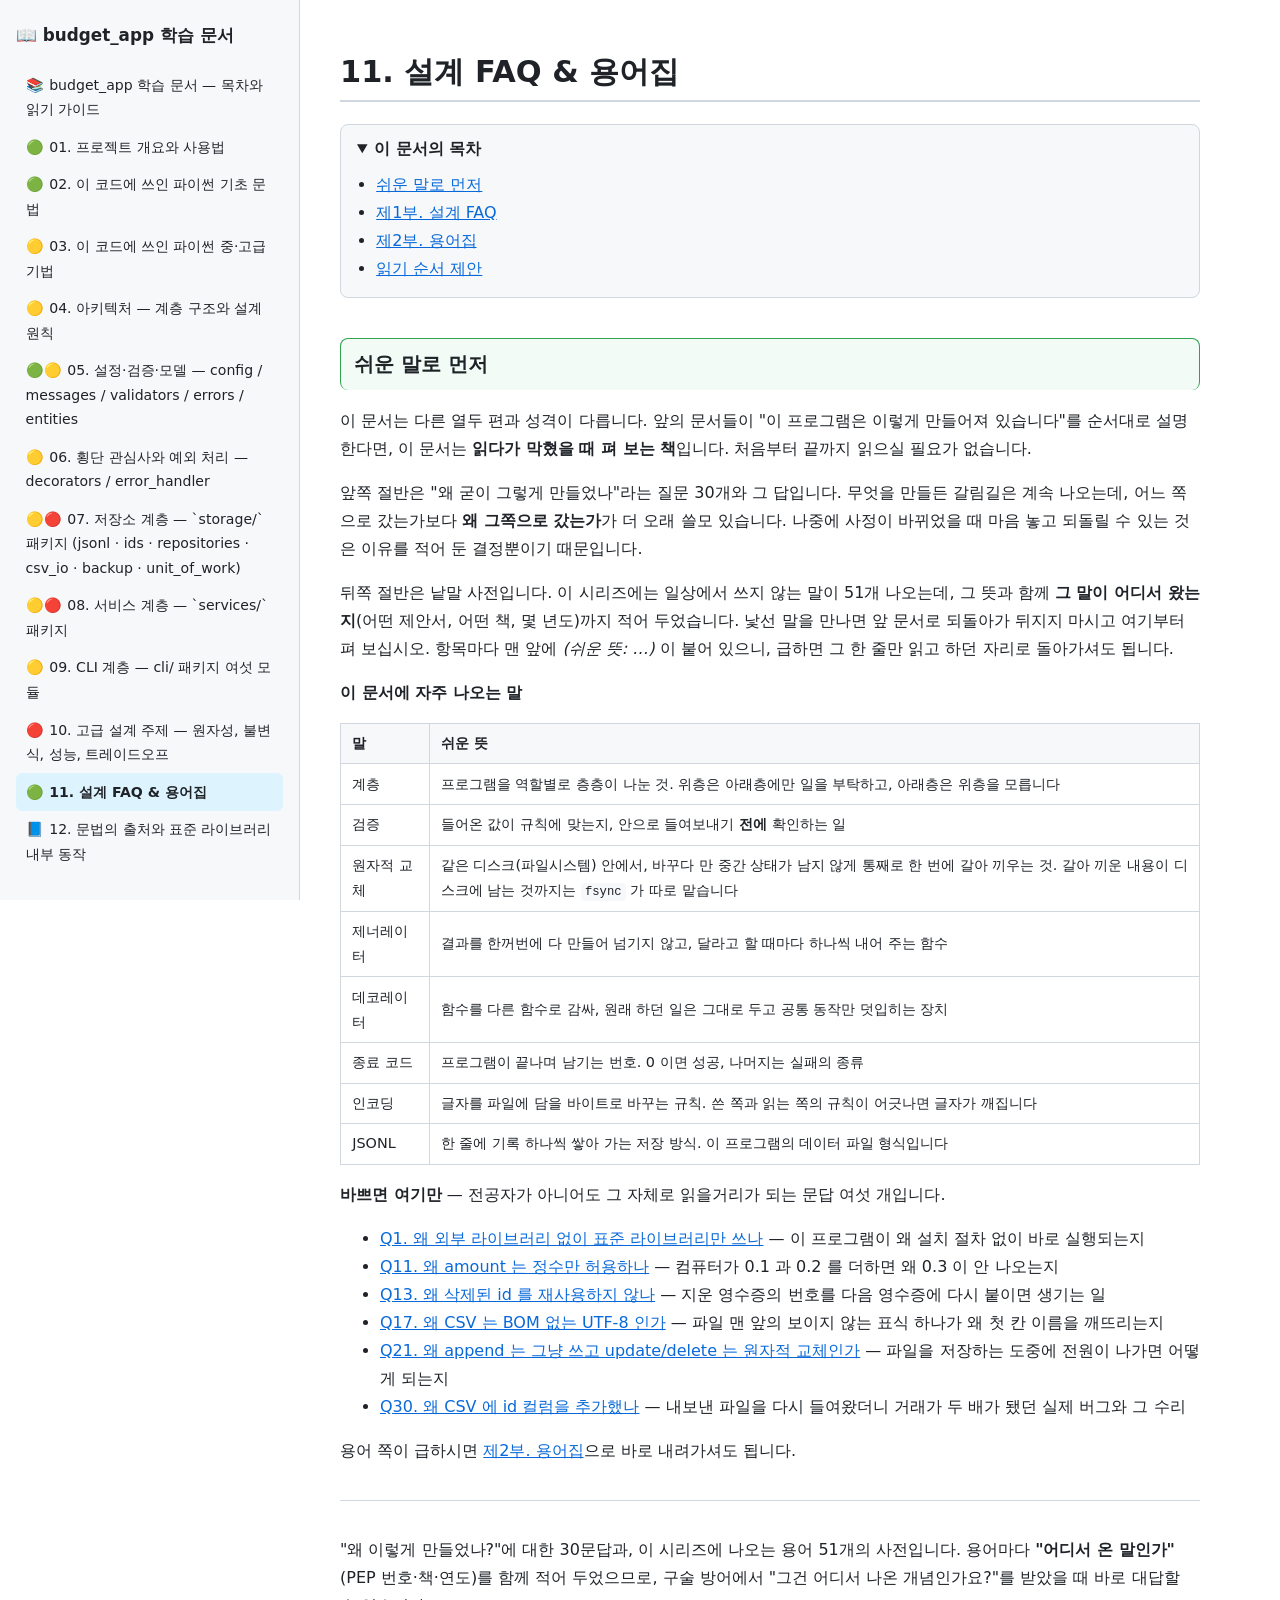
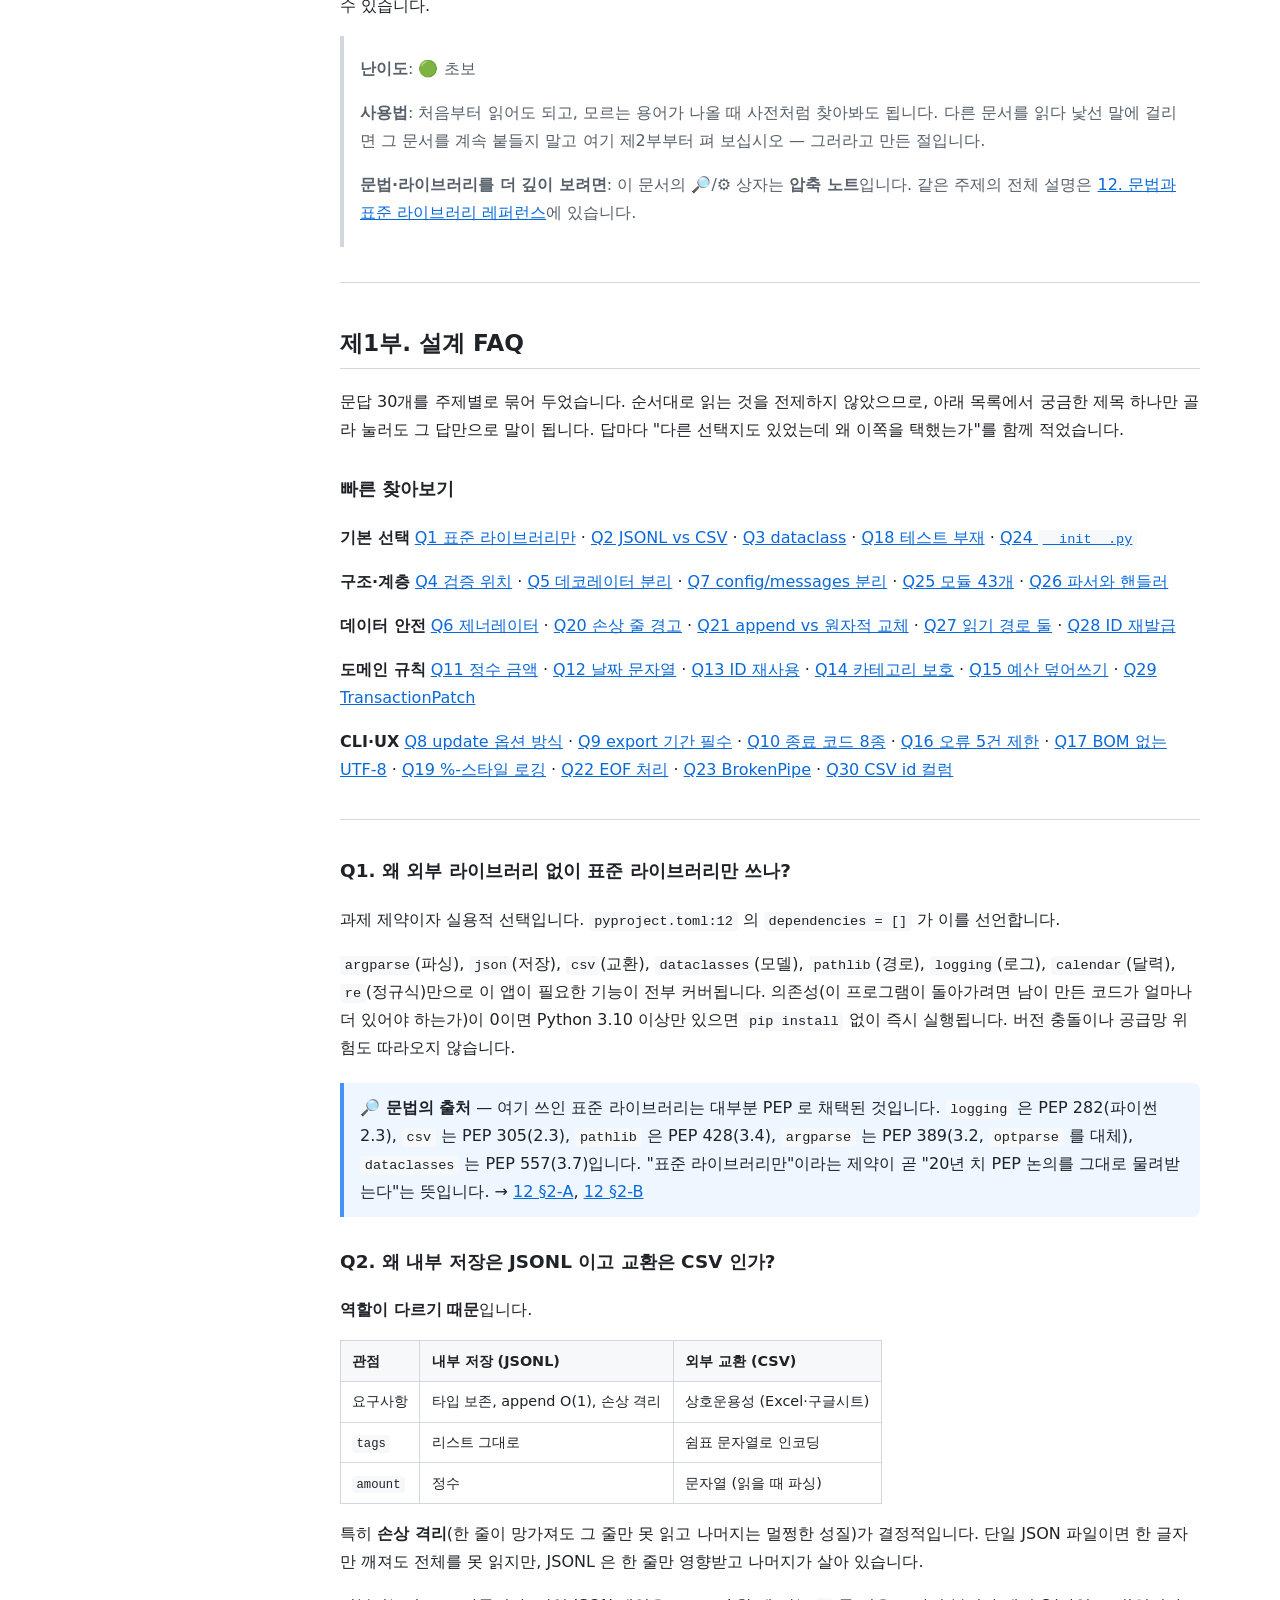
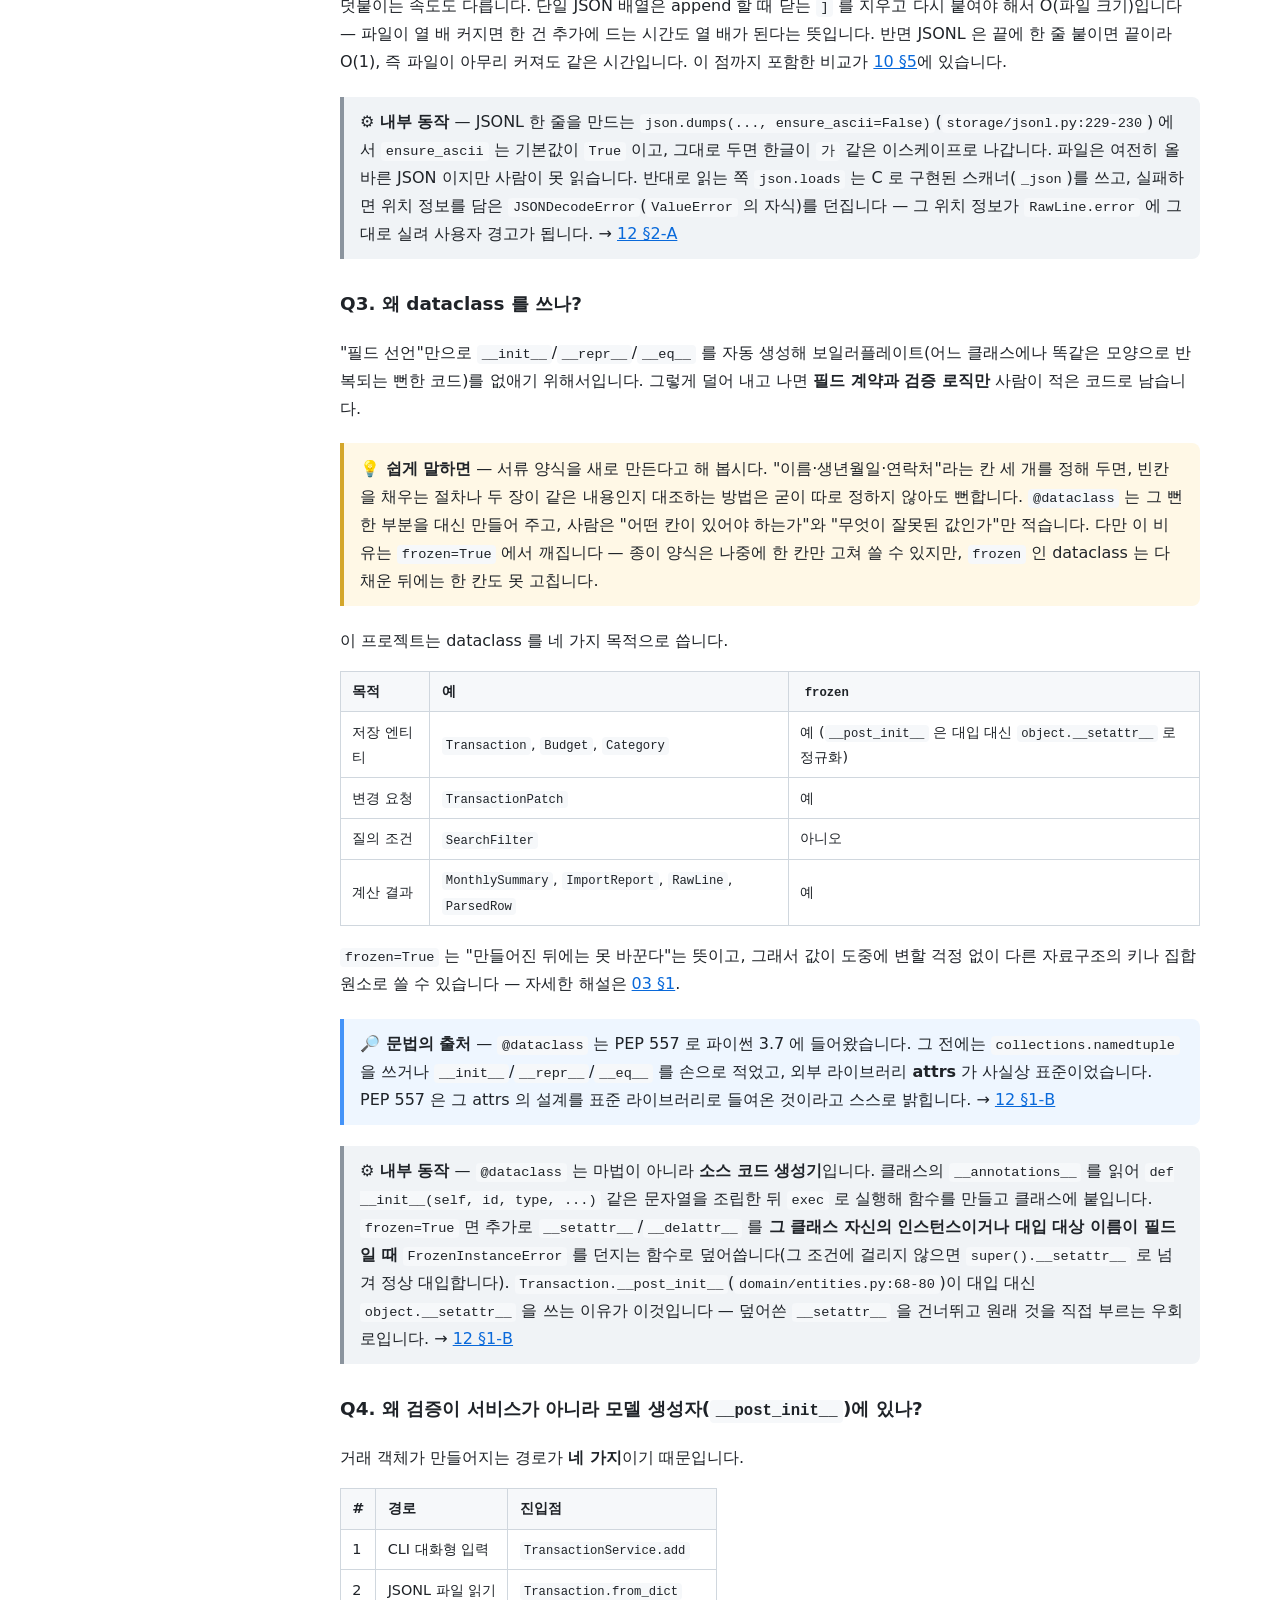
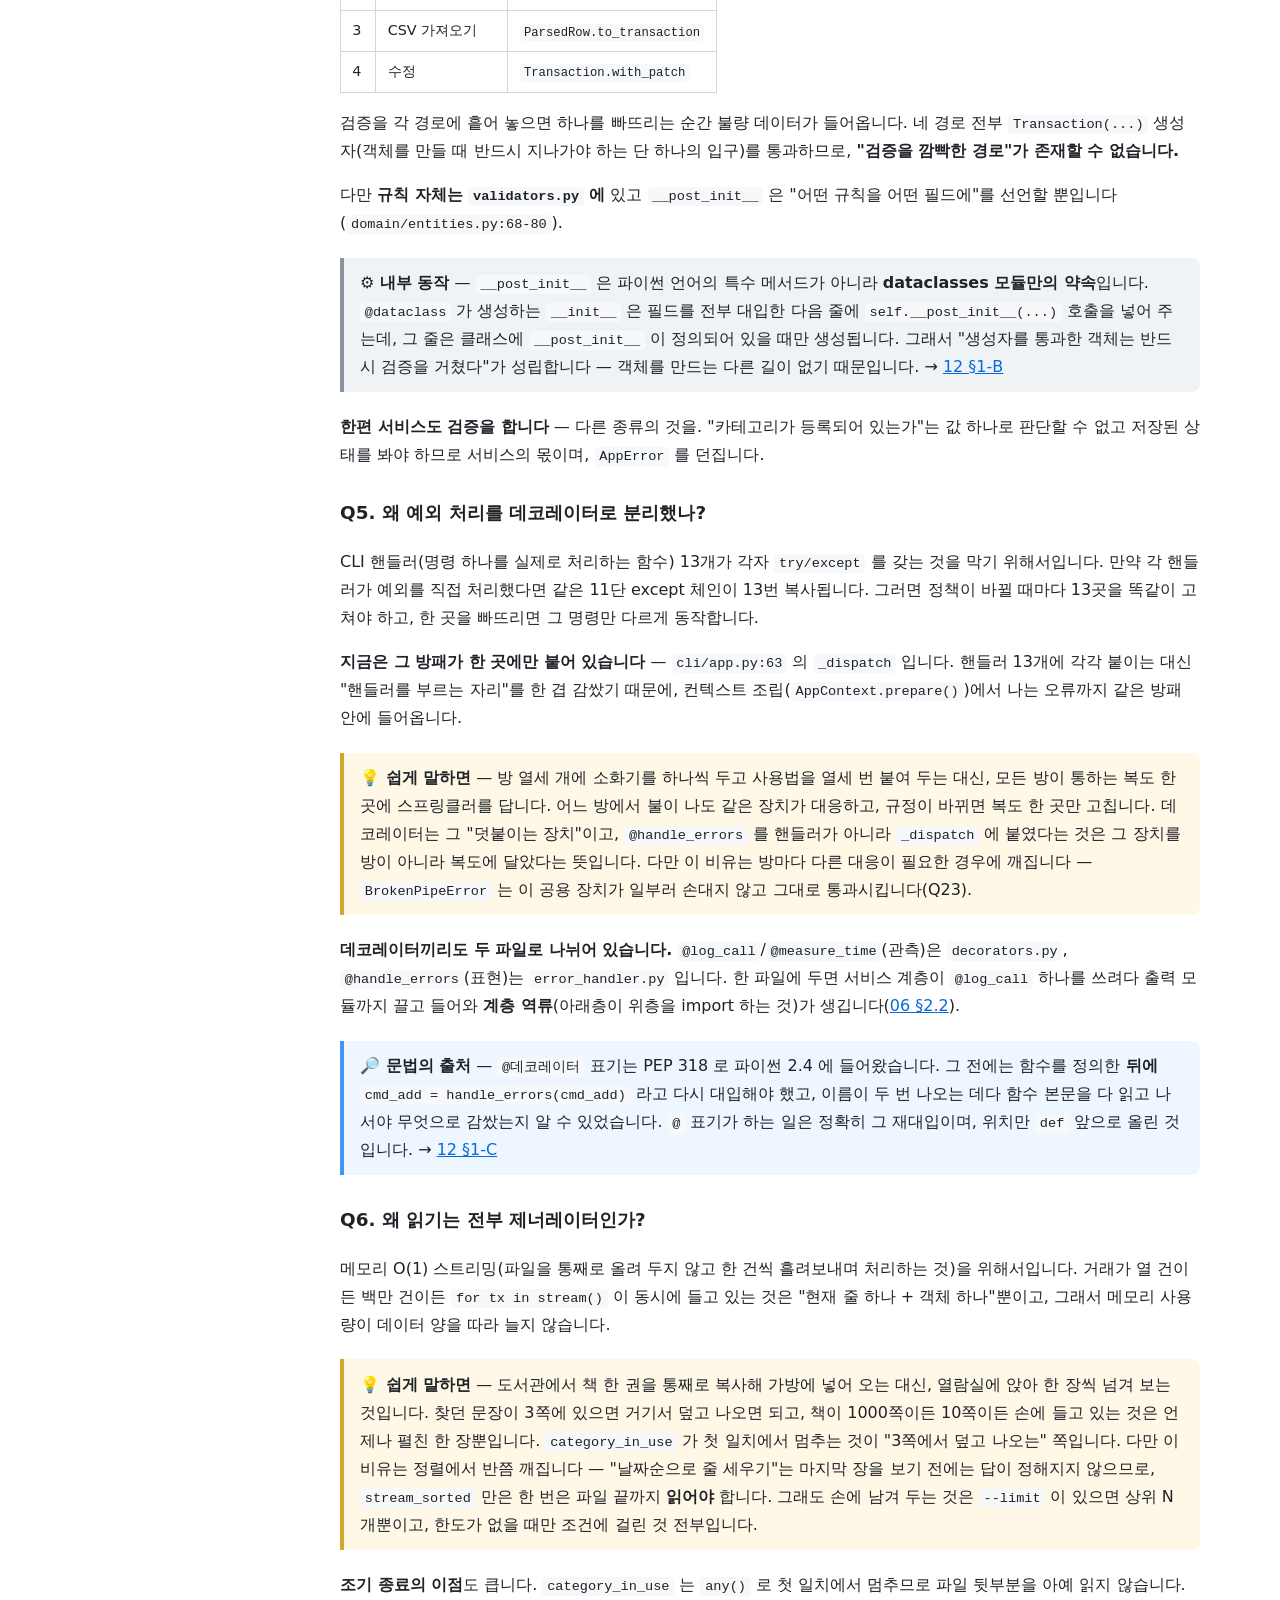
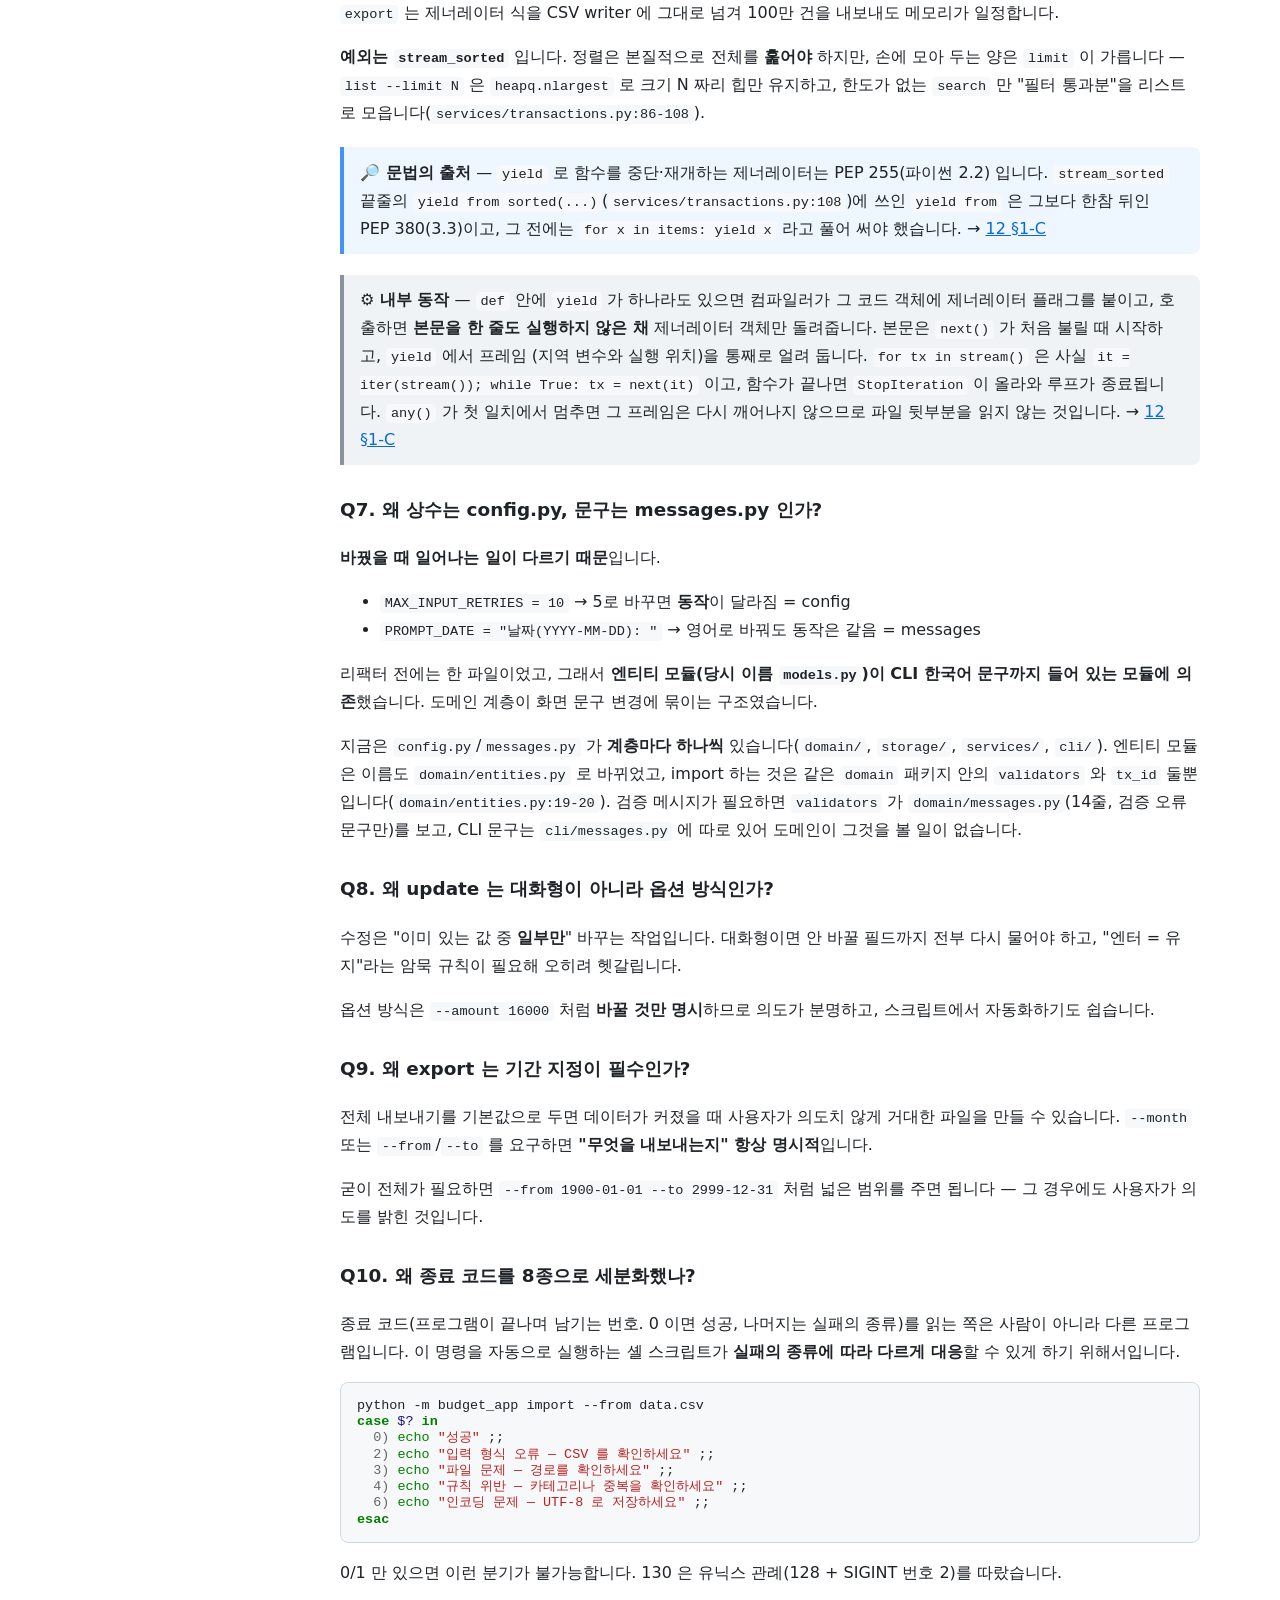
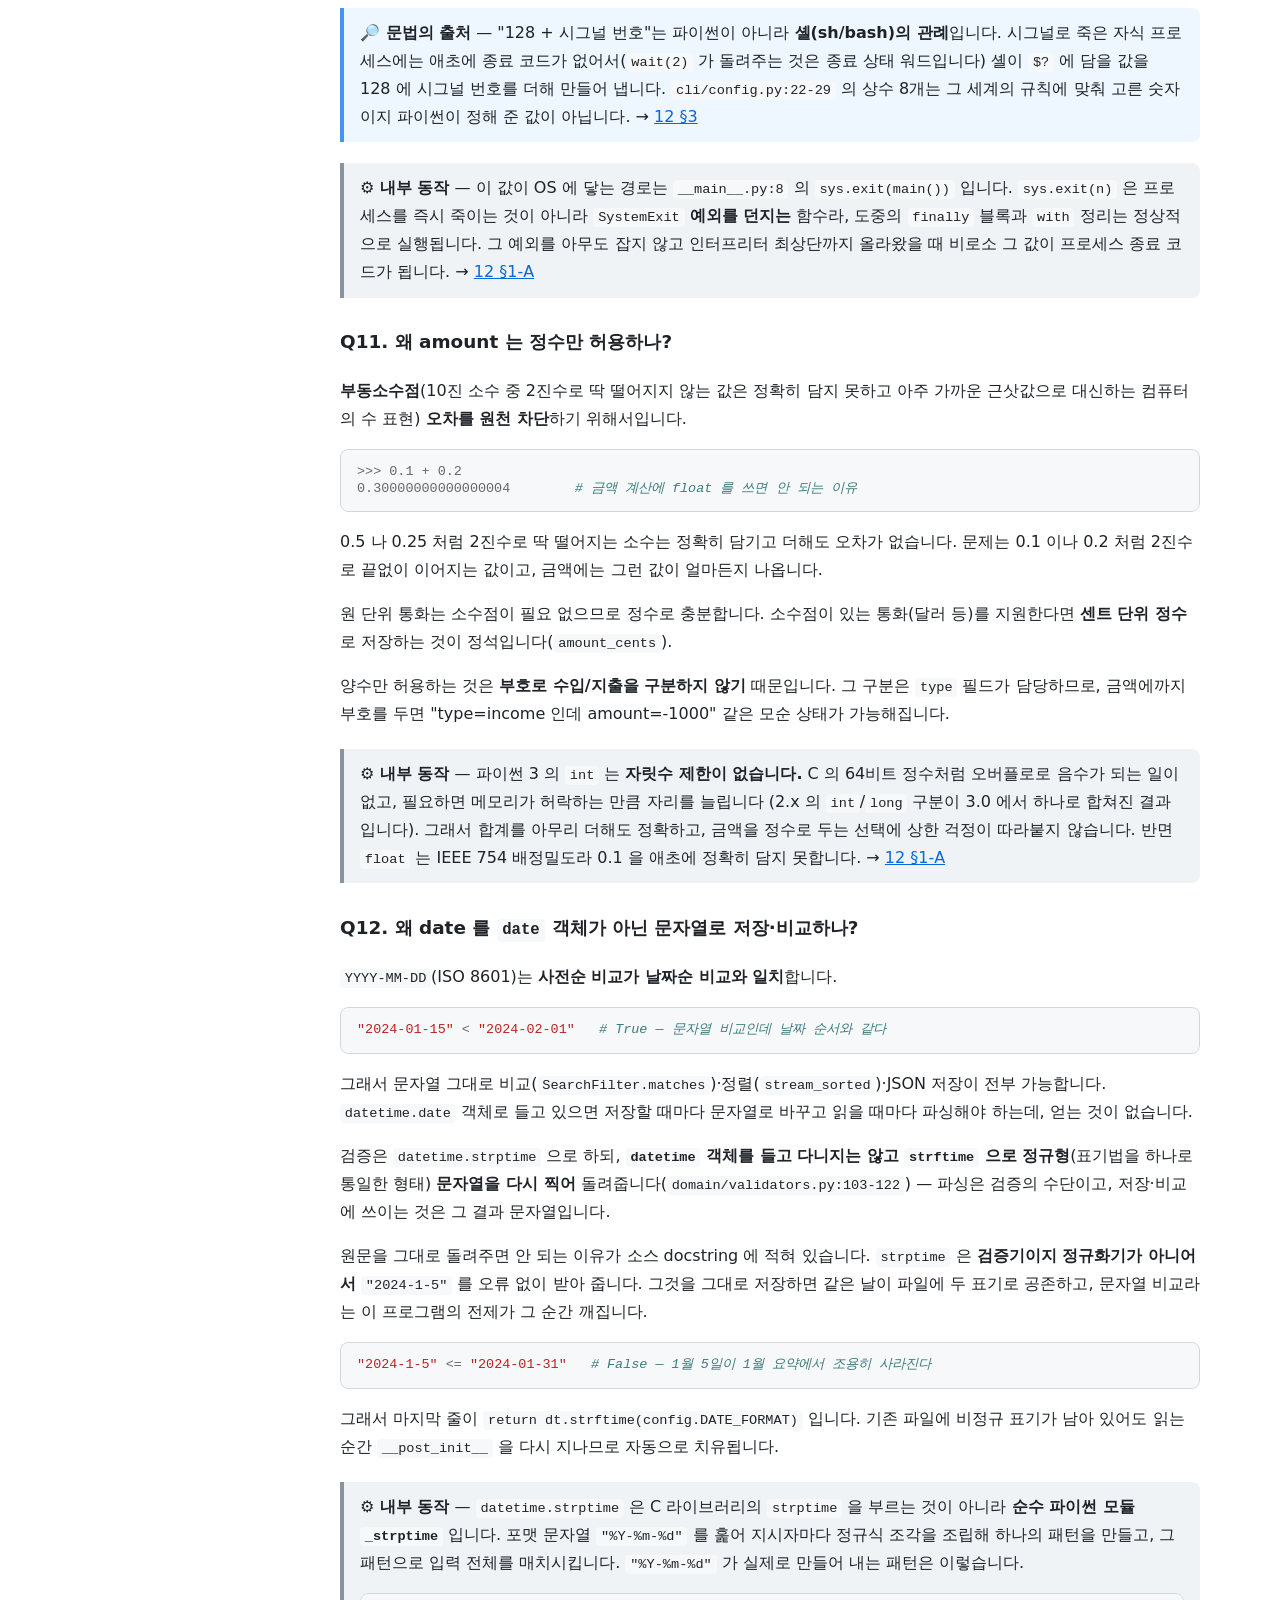
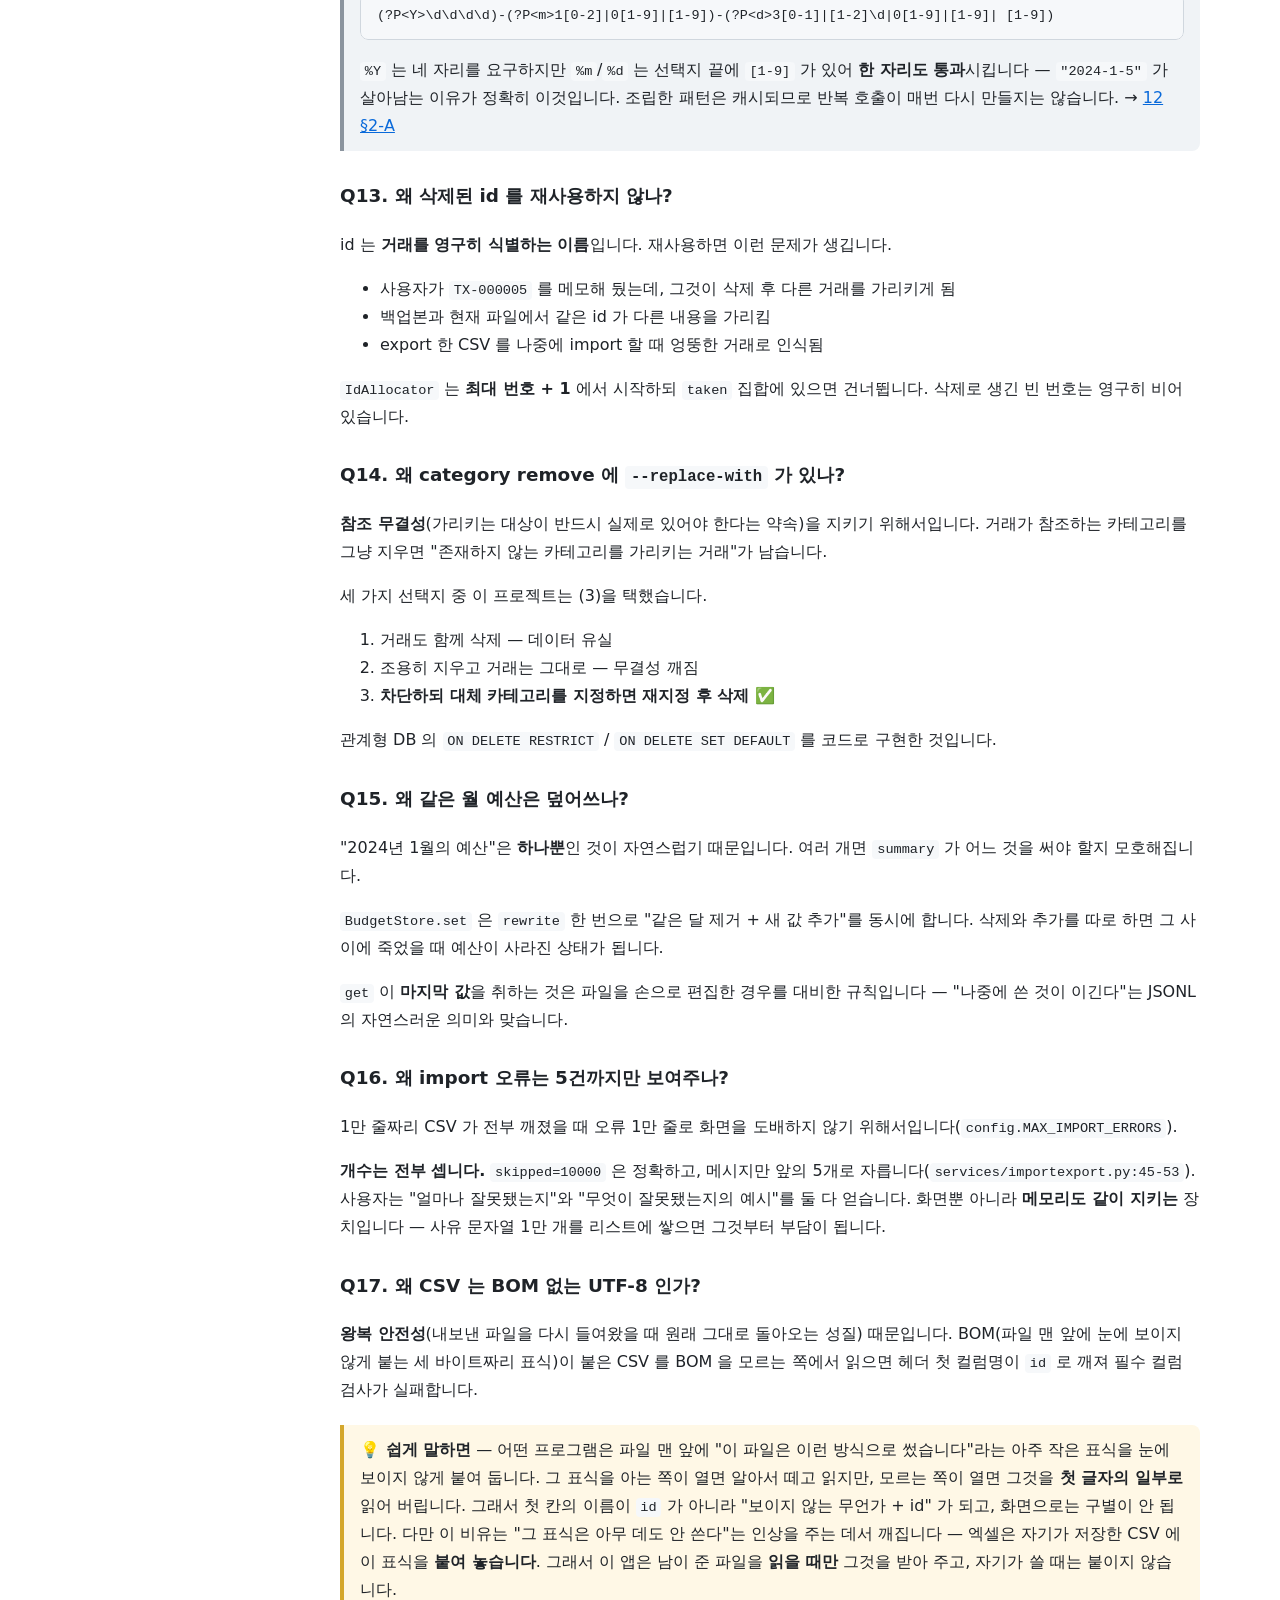
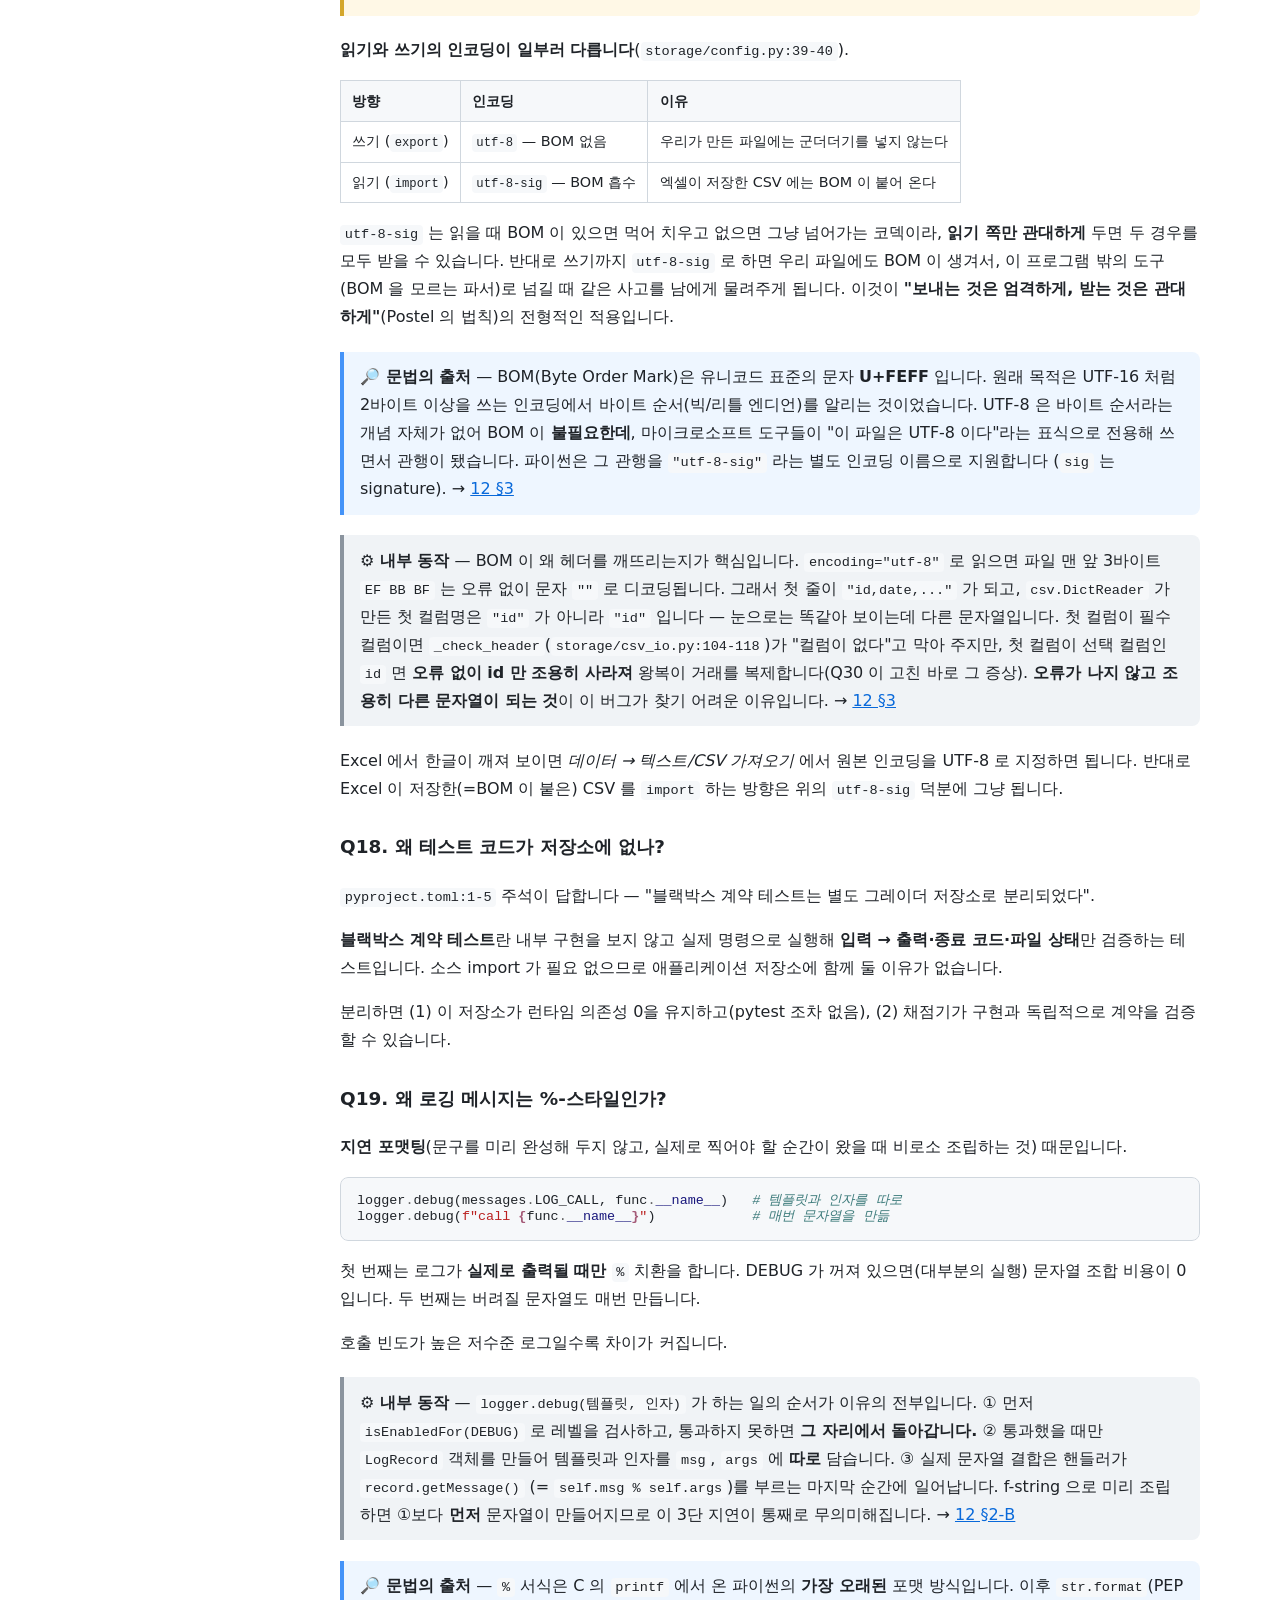
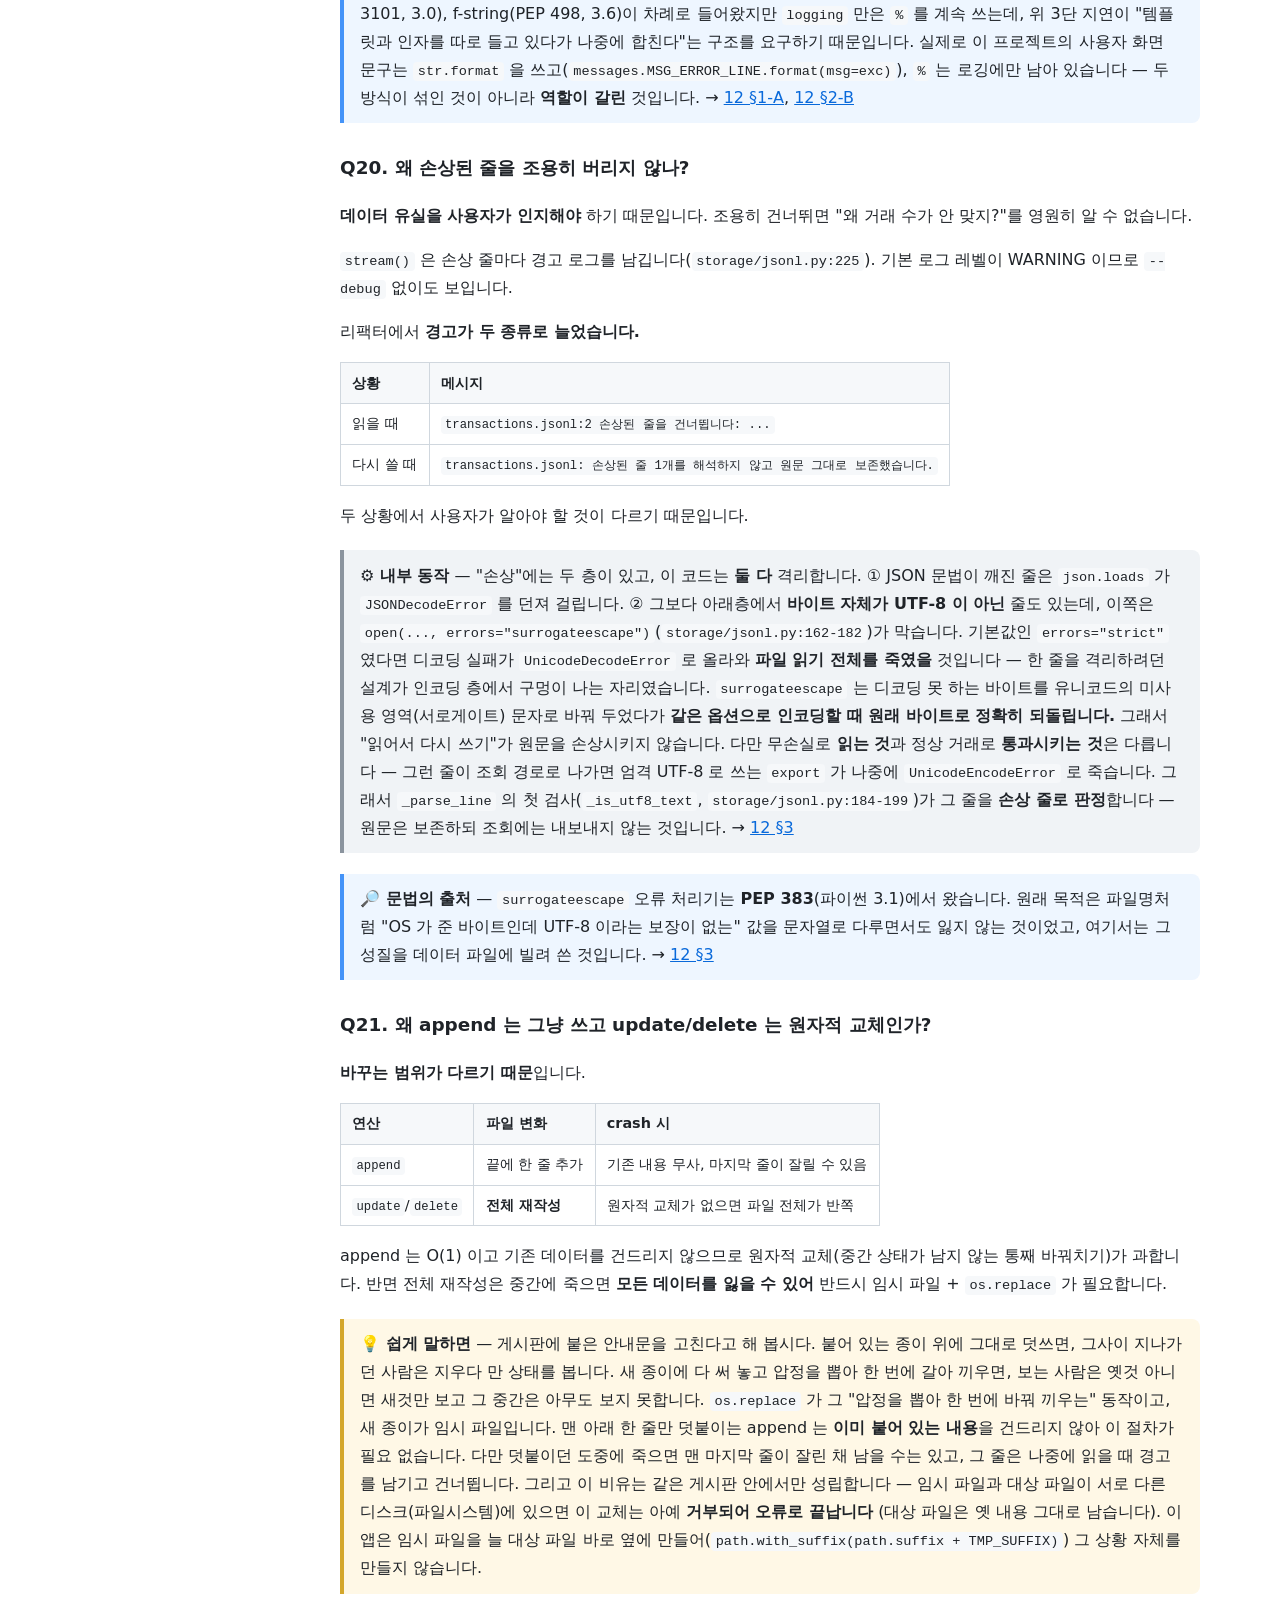
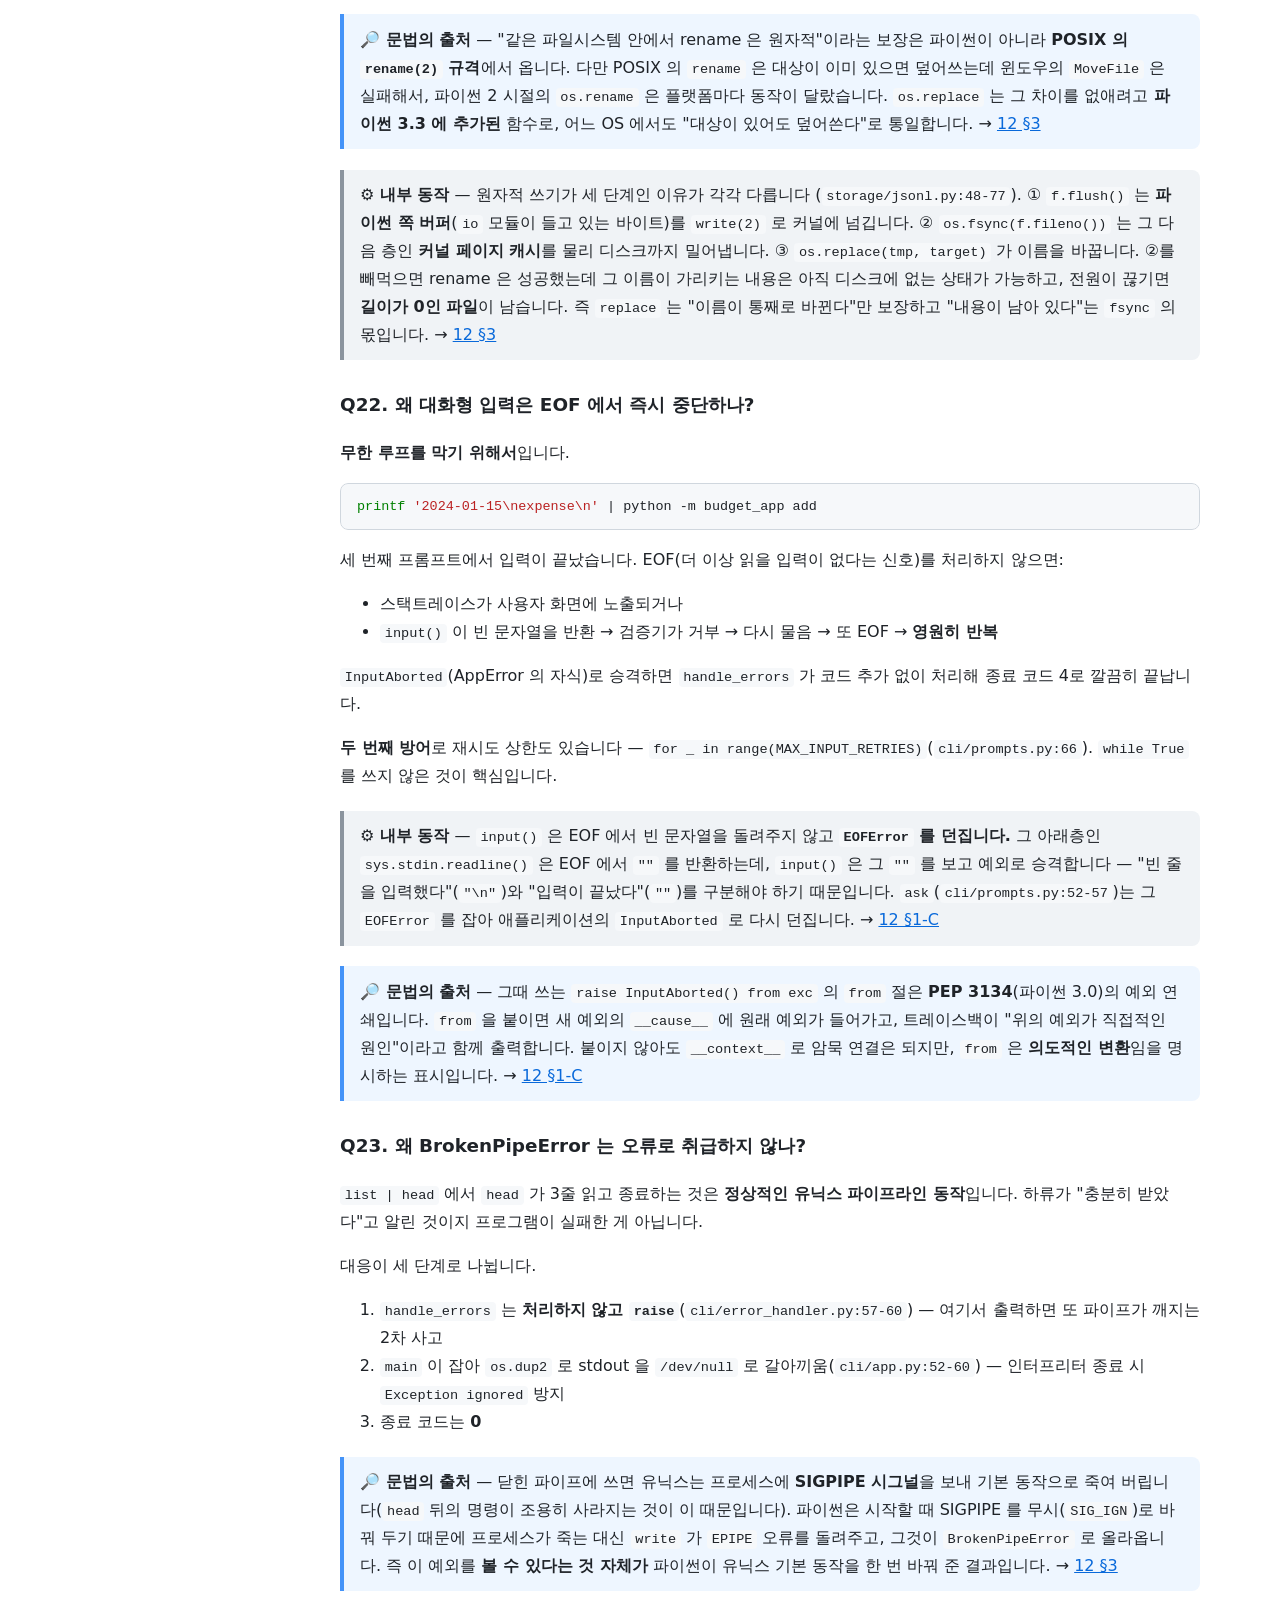
<file: docs/html/11-faq-and-glossary.html>
<!DOCTYPE html>
<html lang="ko">
<head>
<meta charset="utf-8">
<meta name="viewport" content="width=device-width, initial-scale=1">
<title>11. 설계 FAQ &amp; 용어집 — budget_app 학습 문서</title>
<link rel="stylesheet" href="style.css">
</head>
<body>
<div class="layout">
<nav class="sidebar"><div class="brand"><a href="index.html">📖 budget_app 학습 문서</a></div><details class="nav" open><summary>목차</summary><ul class="navlist"><li><a href="index.html"><span class="badge">📚</span>budget_app 학습 문서 — 목차와 읽기 가이드</a></li><li><a href="01-overview.html"><span class="badge">🟢</span>01. 프로젝트 개요와 사용법</a></li><li><a href="02-python-basics.html"><span class="badge">🟢</span>02. 이 코드에 쓰인 파이썬 기초 문법</a></li><li><a href="03-python-advanced.html"><span class="badge">🟡</span>03. 이 코드에 쓰인 파이썬 중·고급 기법</a></li><li><a href="04-architecture.html"><span class="badge">🟡</span>04. 아키텍처 — 계층 구조와 설계 원칙</a></li><li><a href="05-config-and-models.html"><span class="badge">🟢🟡</span>05. 설정·검증·모델 — config / messages / validators / errors / entities</a></li><li><a href="06-decorators.html"><span class="badge">🟡</span>06. 횡단 관심사와 예외 처리 — decorators / error_handler</a></li><li><a href="07-repository.html"><span class="badge">🟡🔴</span>07. 저장소 계층 — `storage/` 패키지 (jsonl · ids · repositories · csv_io · backup · unit_of_work)</a></li><li><a href="08-services.html"><span class="badge">🟡🔴</span>08. 서비스 계층 — `services/` 패키지</a></li><li><a href="09-cli.html"><span class="badge">🟡</span>09. CLI 계층 — cli/ 패키지 여섯 모듈</a></li><li><a href="10-advanced-design.html"><span class="badge">🔴</span>10. 고급 설계 주제 — 원자성, 불변식, 성능, 트레이드오프</a></li><li><a href="11-faq-and-glossary.html" class="current"><span class="badge">🟢</span>11. 설계 FAQ &amp; 용어집</a></li><li><a href="12-syntax-and-stdlib.html"><span class="badge">📘</span>12. 문법의 출처와 표준 라이브러리 내부 동작</a></li></ul></details></nav>
<main>
<h1 id="11-설계-faq-용어집">11. 설계 FAQ &amp; 용어집</h1>
<details class="page-toc" open><summary>이 문서의 목차</summary><ul><li><a href="#쉬운-말로-먼저">쉬운 말로 먼저</a></li><li><a href="#제1부-설계-faq">제1부. 설계 FAQ</a></li><li><a href="#제2부-용어집">제2부. 용어집</a></li><li><a href="#읽기-순서-제안">읽기 순서 제안</a></li></ul></details><h2 id="쉬운-말로-먼저">쉬운 말로 먼저</h2>
<p>이 문서는 다른 열두 편과 성격이 다릅니다. 앞의 문서들이 "이 프로그램은 이렇게 만들어져 있습니다"를 순서대로 설명한다면, 이 문서는 <strong>읽다가 막혔을 때 펴 보는 책</strong>입니다. 처음부터 끝까지 읽으실 필요가 없습니다.</p>
<p>앞쪽 절반은 "왜 굳이 그렇게 만들었나"라는 질문 30개와 그 답입니다. 무엇을 만들든 갈림길은 계속 나오는데, 어느 쪽으로 갔는가보다 <strong>왜 그쪽으로 갔는가</strong>가 더 오래 쓸모 있습니다. 나중에 사정이 바뀌었을 때 마음 놓고 되돌릴 수 있는 것은 이유를 적어 둔 결정뿐이기 때문입니다.</p>
<p>뒤쪽 절반은 낱말 사전입니다. 이 시리즈에는 일상에서 쓰지 않는 말이 51개 나오는데, 그 뜻과 함께 <strong>그 말이 어디서 왔는지</strong>(어떤 제안서, 어떤 책, 몇 년도)까지 적어 두었습니다. 낯선 말을 만나면 앞 문서로 되돌아가 뒤지지 마시고 여기부터 펴 보십시오. 항목마다 맨 앞에 <em>(쉬운 뜻: …)</em> 이 붙어 있으니, 급하면 그 한 줄만 읽고 하던 자리로 돌아가셔도 됩니다.</p>
<p><strong>이 문서에 자주 나오는 말</strong></p>
<div class="table-wrap"><table>
<thead>
<tr>
<th>말</th>
<th>쉬운 뜻</th>
</tr>
</thead>
<tbody>
<tr>
<td>계층</td>
<td>프로그램을 역할별로 층층이 나눈 것. 위층은 아래층에만 일을 부탁하고, 아래층은 위층을 모릅니다</td>
</tr>
<tr>
<td>검증</td>
<td>들어온 값이 규칙에 맞는지, 안으로 들여보내기 <strong>전에</strong> 확인하는 일</td>
</tr>
<tr>
<td>원자적 교체</td>
<td>같은 디스크(파일시스템) 안에서, 바꾸다 만 중간 상태가 남지 않게 통째로 한 번에 갈아 끼우는 것. 갈아 끼운 내용이 디스크에 남는 것까지는 <code>fsync</code> 가 따로 맡습니다</td>
</tr>
<tr>
<td>제너레이터</td>
<td>결과를 한꺼번에 다 만들어 넘기지 않고, 달라고 할 때마다 하나씩 내어 주는 함수</td>
</tr>
<tr>
<td>데코레이터</td>
<td>함수를 다른 함수로 감싸, 원래 하던 일은 그대로 두고 공통 동작만 덧입히는 장치</td>
</tr>
<tr>
<td>종료 코드</td>
<td>프로그램이 끝나며 남기는 번호. 0 이면 성공, 나머지는 실패의 종류</td>
</tr>
<tr>
<td>인코딩</td>
<td>글자를 파일에 담을 바이트로 바꾸는 규칙. 쓴 쪽과 읽는 쪽의 규칙이 어긋나면 글자가 깨집니다</td>
</tr>
<tr>
<td>JSONL</td>
<td>한 줄에 기록 하나씩 쌓아 가는 저장 방식. 이 프로그램의 데이터 파일 형식입니다</td>
</tr>
</tbody>
</table></div>
<p><strong>바쁘면 여기만</strong> — 전공자가 아니어도 그 자체로 읽을거리가 되는 문답 여섯 개입니다.</p>
<ul>
<li><a href="#q1-왜-외부-라이브러리-없이-표준-라이브러리만-쓰나">Q1. 왜 외부 라이브러리 없이 표준 라이브러리만 쓰나</a> — 이 프로그램이 왜 설치 절차 없이 바로 실행되는지</li>
<li><a href="#q11-왜-amount-는-정수만-허용하나">Q11. 왜 amount 는 정수만 허용하나</a> — 컴퓨터가 0.1 과 0.2 를 더하면 왜 0.3 이 안 나오는지</li>
<li><a href="#q13-왜-삭제된-id-를-재사용하지-않나">Q13. 왜 삭제된 id 를 재사용하지 않나</a> — 지운 영수증의 번호를 다음 영수증에 다시 붙이면 생기는 일</li>
<li><a href="#q17-왜-csv-는-bom-없는-utf-8-인가">Q17. 왜 CSV 는 BOM 없는 UTF-8 인가</a> — 파일 맨 앞의 보이지 않는 표식 하나가 왜 첫 칸 이름을 깨뜨리는지</li>
<li><a href="#q21-왜-append-는-그냥-쓰고-updatedelete-는-원자적-교체인가">Q21. 왜 append 는 그냥 쓰고 update/delete 는 원자적 교체인가</a> — 파일을 저장하는 도중에 전원이 나가면 어떻게 되는지</li>
<li><a href="#q30-왜-csv-에-id-컬럼을-추가했나">Q30. 왜 CSV 에 id 컬럼을 추가했나</a> — 내보낸 파일을 다시 들여왔더니 거래가 두 배가 됐던 실제 버그와 그 수리</li>
</ul>
<p>용어 쪽이 급하시면 <a href="#제2부-용어집">제2부. 용어집</a>으로 바로 내려가셔도 됩니다.</p>
<hr>
<p>"왜 이렇게 만들었나?"에 대한 30문답과, 이 시리즈에 나오는 용어 51개의 사전입니다. 용어마다 <strong>"어디서 온 말인가"</strong>(PEP 번호·책·연도)를 함께 적어 두었으므로, 구술 방어에서 "그건 어디서 나온 개념인가요?"를 받았을 때 바로 대답할 수 있습니다.</p>
<blockquote>
<p><strong>난이도</strong>: 🟢 초보</p>
<p><strong>사용법</strong>: 처음부터 읽어도 되고, 모르는 용어가 나올 때 사전처럼 찾아봐도 됩니다.
다른 문서를 읽다 낯선 말에 걸리면 그 문서를 계속 붙들지 말고 여기 제2부부터 펴 보십시오 —
그러라고 만든 절입니다.</p>
<p><strong>문법·라이브러리를 더 깊이 보려면</strong>: 이 문서의 🔎/⚙️ 상자는 <strong>압축 노트</strong>입니다.
같은 주제의 전체 설명은 <a href="12-syntax-and-stdlib.html">12. 문법과 표준 라이브러리 레퍼런스</a>에 있습니다.</p>
</blockquote>
<hr>
<h2 id="제1부-설계-faq">제1부. 설계 FAQ</h2>
<p>문답 30개를 주제별로 묶어 두었습니다. 순서대로 읽는 것을 전제하지 않았으므로, 아래 목록에서 궁금한 제목 하나만 골라 눌러도 그 답만으로 말이 됩니다. 답마다 "다른 선택지도 있었는데 왜 이쪽을 택했는가"를 함께 적었습니다.</p>
<h3 id="빠른-찾아보기">빠른 찾아보기</h3>
<p><strong>기본 선택</strong>
<a href="#q1-왜-외부-라이브러리-없이-표준-라이브러리만-쓰나">Q1 표준 라이브러리만</a> ·
<a href="#q2-왜-내부-저장은-jsonl-이고-교환은-csv-인가">Q2 JSONL vs CSV</a> ·
<a href="#q3-왜-dataclass-를-쓰나">Q3 dataclass</a> ·
<a href="#q18-왜-테스트-코드가-저장소에-없나">Q18 테스트 부재</a> ·
<a href="#q24-__init__py-는-없어도-python--m-으로-실행되는데-왜-두었나">Q24 <code>__init__.py</code></a></p>
<p><strong>구조·계층</strong>
<a href="#q4-왜-검증이-서비스가-아니라-모델-생성자__post_init__에-있나">Q4 검증 위치</a> ·
<a href="#q5-왜-예외-처리를-데코레이터로-분리했나">Q5 데코레이터 분리</a> ·
<a href="#q7-왜-상수는-configpy-문구는-messagespy-인가">Q7 config/messages 분리</a> ·
<a href="#q25-모듈이-43개나-되는데-너무-잘게-나눈-것-아닌가">Q25 모듈 43개</a> ·
<a href="#q26-왜-파서가-핸들러-함수-대신-문자열-키를-갖나">Q26 파서와 핸들러</a></p>
<p><strong>데이터 안전</strong>
<a href="#q6-왜-읽기는-전부-제너레이터인가">Q6 제너레이터</a> ·
<a href="#q20-왜-손상된-줄을-조용히-버리지-않나">Q20 손상 줄 경고</a> ·
<a href="#q21-왜-append-는-그냥-쓰고-updatedelete-는-원자적-교체인가">Q21 append vs 원자적 교체</a> ·
<a href="#q27-왜-읽기-경로가-iter_raw-와-stream-둘인가">Q27 읽기 경로 둘</a> ·
<a href="#q28-왜-id-스캔이-검증-실패-줄까지-보나">Q28 ID 재발급</a></p>
<p><strong>도메인 규칙</strong>
<a href="#q11-왜-amount-는-정수만-허용하나">Q11 정수 금액</a> ·
<a href="#q12-왜-date-를-date-객체가-아닌-문자열로-저장비교하나">Q12 날짜 문자열</a> ·
<a href="#q13-왜-삭제된-id-를-재사용하지-않나">Q13 ID 재사용</a> ·
<a href="#q14-왜-category-remove-에---replace-with-가-있나">Q14 카테고리 보호</a> ·
<a href="#q15-왜-같은-월-예산은-덮어쓰나">Q15 예산 덮어쓰기</a> ·
<a href="#q29-왜-수정-요청을-dict-가-아니라-dataclass-로-받나">Q29 TransactionPatch</a></p>
<p><strong>CLI·UX</strong>
<a href="#q8-왜-update-는-대화형이-아니라-옵션-방식인가">Q8 update 옵션 방식</a> ·
<a href="#q9-왜-export-는-기간-지정이-필수인가">Q9 export 기간 필수</a> ·
<a href="#q10-왜-종료-코드를-8종으로-세분화했나">Q10 종료 코드 8종</a> ·
<a href="#q16-왜-import-오류는-5건까지만-보여주나">Q16 오류 5건 제한</a> ·
<a href="#q17-왜-csv-는-bom-없는-utf-8-인가">Q17 BOM 없는 UTF-8</a> ·
<a href="#q19-왜-로깅-메시지는--스타일인가">Q19 %-스타일 로깅</a> ·
<a href="#q22-왜-대화형-입력은-eof-에서-즉시-중단하나">Q22 EOF 처리</a> ·
<a href="#q23-왜-brokenpipeerror-는-오류로-취급하지-않나">Q23 BrokenPipe</a> ·
<a href="#q30-왜-csv-에-id-컬럼을-추가했나">Q30 CSV id 컬럼</a></p>
<hr>
<h3 id="q1-왜-외부-라이브러리-없이-표준-라이브러리만-쓰나">Q1. 왜 외부 라이브러리 없이 표준 라이브러리만 쓰나?</h3>
<p>과제 제약이자 실용적 선택입니다. <code>pyproject.toml:12</code> 의 <code>dependencies = []</code> 가 이를 선언합니다.</p>
<p><code>argparse</code>(파싱), <code>json</code>(저장), <code>csv</code>(교환), <code>dataclasses</code>(모델), <code>pathlib</code>(경로), <code>logging</code>(로그), <code>calendar</code>(달력), <code>re</code>(정규식)만으로 이 앱이 필요한 기능이 전부 커버됩니다. 의존성(이 프로그램이 돌아가려면 남이 만든 코드가 얼마나 더 있어야 하는가)이 0이면 Python 3.10 이상만 있으면 <code>pip install</code> 없이 즉시 실행됩니다. 버전 충돌이나 공급망 위험도 따라오지 않습니다.</p>
<blockquote class="callout origin"><p><strong>🔎 문법의 출처</strong> — 여기 쓰인 표준 라이브러리는 대부분 PEP 로 채택된 것입니다.
<code>logging</code> 은 PEP 282(파이썬 2.3), <code>csv</code> 는 PEP 305(2.3), <code>pathlib</code> 은 PEP 428(3.4),
<code>argparse</code> 는 PEP 389(3.2, <code>optparse</code> 를 대체), <code>dataclasses</code> 는 PEP 557(3.7)입니다.
"표준 라이브러리만"이라는 제약이 곧 "20년 치 PEP 논의를 그대로 물려받는다"는 뜻입니다.
→ <a href="12-syntax-and-stdlib.html">12 §2-A</a>, <a href="12-syntax-and-stdlib.html">12 §2-B</a></p>
</blockquote>
<h3 id="q2-왜-내부-저장은-jsonl-이고-교환은-csv-인가">Q2. 왜 내부 저장은 JSONL 이고 교환은 CSV 인가?</h3>
<p><strong>역할이 다르기 때문</strong>입니다.</p>
<div class="table-wrap"><table>
<thead>
<tr>
<th>관점</th>
<th>내부 저장 (JSONL)</th>
<th>외부 교환 (CSV)</th>
</tr>
</thead>
<tbody>
<tr>
<td>요구사항</td>
<td>타입 보존, append O(1), 손상 격리</td>
<td>상호운용성 (Excel·구글시트)</td>
</tr>
<tr>
<td><code>tags</code></td>
<td>리스트 그대로</td>
<td>쉼표 문자열로 인코딩</td>
</tr>
<tr>
<td><code>amount</code></td>
<td>정수</td>
<td>문자열 (읽을 때 파싱)</td>
</tr>
</tbody>
</table></div>
<p>특히 <strong>손상 격리</strong>(한 줄이 망가져도 그 줄만 못 읽고 나머지는 멀쩡한 성질)가 결정적입니다. 단일 JSON 파일이면 한 글자만 깨져도 전체를 못 읽지만, JSONL 은 한 줄만 영향받고 나머지가 살아 있습니다.</p>
<p>덧붙이는 속도도 다릅니다. 단일 JSON 배열은 append 할 때 닫는 <code>]</code> 를 지우고 다시 붙여야 해서 O(파일 크기)입니다 — 파일이 열 배 커지면 한 건 추가에 드는 시간도 열 배가 된다는 뜻입니다. 반면 JSONL 은 끝에 한 줄 붙이면 끝이라 O(1), 즉 파일이 아무리 커져도 같은 시간입니다. 이 점까지 포함한 비교가 <a href="10-advanced-design.html">10 §5</a>에 있습니다.</p>
<blockquote class="callout internals"><p><strong>⚙️ 내부 동작</strong> — JSONL 한 줄을 만드는 <code>json.dumps(..., ensure_ascii=False)</code>(<code>storage/jsonl.py:229-230</code>)
에서 <code>ensure_ascii</code> 는 기본값이 <code>True</code> 이고, 그대로 두면 한글이 <code>가</code> 같은
이스케이프로 나갑니다. 파일은 여전히 올바른 JSON 이지만 사람이 못 읽습니다.
반대로 읽는 쪽 <code>json.loads</code> 는 C 로 구현된 스캐너(<code>_json</code>)를 쓰고, 실패하면
위치 정보를 담은 <code>JSONDecodeError</code>(<code>ValueError</code> 의 자식)를 던집니다 — 그 위치 정보가
<code>RawLine.error</code> 에 그대로 실려 사용자 경고가 됩니다.
→ <a href="12-syntax-and-stdlib.html">12 §2-A</a></p>
</blockquote>
<h3 id="q3-왜-dataclass-를-쓰나">Q3. 왜 dataclass 를 쓰나?</h3>
<p>"필드 선언"만으로 <code>__init__</code>/<code>__repr__</code>/<code>__eq__</code> 를 자동 생성해 보일러플레이트(어느 클래스에나 똑같은 모양으로 반복되는 뻔한 코드)를 없애기 위해서입니다. 그렇게 덜어 내고 나면 <strong>필드 계약과 검증 로직만</strong> 사람이 적은 코드로 남습니다.</p>
<blockquote class="callout tip"><p><strong>💡 쉽게 말하면</strong> — 서류 양식을 새로 만든다고 해 봅시다. "이름·생년월일·연락처"라는
칸 세 개를 정해 두면, 빈칸을 채우는 절차나 두 장이 같은 내용인지 대조하는 방법은
굳이 따로 정하지 않아도 뻔합니다. <code>@dataclass</code> 는 그 뻔한 부분을 대신 만들어 주고,
사람은 "어떤 칸이 있어야 하는가"와 "무엇이 잘못된 값인가"만 적습니다.
다만 이 비유는 <code>frozen=True</code> 에서 깨집니다 — 종이 양식은 나중에 한 칸만 고쳐 쓸 수
있지만, <code>frozen</code> 인 dataclass 는 다 채운 뒤에는 한 칸도 못 고칩니다.</p>
</blockquote>
<p>이 프로젝트는 dataclass 를 네 가지 목적으로 씁니다.</p>
<div class="table-wrap"><table>
<thead>
<tr>
<th>목적</th>
<th>예</th>
<th><code>frozen</code></th>
</tr>
</thead>
<tbody>
<tr>
<td>저장 엔티티</td>
<td><code>Transaction</code>, <code>Budget</code>, <code>Category</code></td>
<td>예 (<code>__post_init__</code> 은 대입 대신 <code>object.__setattr__</code> 로 정규화)</td>
</tr>
<tr>
<td>변경 요청</td>
<td><code>TransactionPatch</code></td>
<td>예</td>
</tr>
<tr>
<td>질의 조건</td>
<td><code>SearchFilter</code></td>
<td>아니오</td>
</tr>
<tr>
<td>계산 결과</td>
<td><code>MonthlySummary</code>, <code>ImportReport</code>, <code>RawLine</code>, <code>ParsedRow</code></td>
<td>예</td>
</tr>
</tbody>
</table></div>
<p><code>frozen=True</code> 는 "만들어진 뒤에는 못 바꾼다"는 뜻이고, 그래서 값이 도중에 변할 걱정 없이 다른 자료구조의 키나 집합 원소로 쓸 수 있습니다 — 자세한 해설은 <a href="03-python-advanced.html">03 §1</a>.</p>
<blockquote class="callout origin"><p><strong>🔎 문법의 출처</strong> — <code>@dataclass</code> 는 PEP 557 로 파이썬 3.7 에 들어왔습니다. 그 전에는
<code>collections.namedtuple</code> 을 쓰거나 <code>__init__</code>/<code>__repr__</code>/<code>__eq__</code> 를 손으로 적었고,
외부 라이브러리 <strong>attrs</strong> 가 사실상 표준이었습니다. PEP 557 은 그 attrs 의 설계를
표준 라이브러리로 들여온 것이라고 스스로 밝힙니다.
→ <a href="12-syntax-and-stdlib.html">12 §1-B</a></p>
</blockquote><blockquote class="callout internals"><p><strong>⚙️ 내부 동작</strong> — <code>@dataclass</code> 는 마법이 아니라 <strong>소스 코드 생성기</strong>입니다. 클래스의
<code>__annotations__</code> 를 읽어 <code>def __init__(self, id, type, ...)</code> 같은 문자열을 조립한 뒤
<code>exec</code> 로 실행해 함수를 만들고 클래스에 붙입니다. <code>frozen=True</code> 면 추가로
<code>__setattr__</code>/<code>__delattr__</code> 를 <strong>그 클래스 자신의 인스턴스이거나 대입 대상 이름이
필드일 때</strong> <code>FrozenInstanceError</code> 를 던지는 함수로 덮어씁니다(그 조건에 걸리지
않으면 <code>super().__setattr__</code> 로 넘겨 정상 대입합니다).
<code>Transaction.__post_init__</code>(<code>domain/entities.py:68-80</code>)이 대입 대신
<code>object.__setattr__</code> 을 쓰는 이유가 이것입니다 — 덮어쓴 <code>__setattr__</code> 을 건너뛰고
원래 것을 직접 부르는 우회로입니다.
→ <a href="12-syntax-and-stdlib.html">12 §1-B</a></p>
</blockquote>
<h3 id="q4-왜-검증이-서비스가-아니라-모델-생성자__post_init__에-있나">Q4. 왜 검증이 서비스가 아니라 모델 생성자(<code>__post_init__</code>)에 있나?</h3>
<p>거래 객체가 만들어지는 경로가 <strong>네 가지</strong>이기 때문입니다.</p>
<div class="table-wrap"><table>
<thead>
<tr>
<th>#</th>
<th>경로</th>
<th>진입점</th>
</tr>
</thead>
<tbody>
<tr>
<td>1</td>
<td>CLI 대화형 입력</td>
<td><code>TransactionService.add</code></td>
</tr>
<tr>
<td>2</td>
<td>JSONL 파일 읽기</td>
<td><code>Transaction.from_dict</code></td>
</tr>
<tr>
<td>3</td>
<td>CSV 가져오기</td>
<td><code>ParsedRow.to_transaction</code></td>
</tr>
<tr>
<td>4</td>
<td>수정</td>
<td><code>Transaction.with_patch</code></td>
</tr>
</tbody>
</table></div>
<p>검증을 각 경로에 흩어 놓으면 하나를 빠뜨리는 순간 불량 데이터가 들어옵니다. 네 경로 전부 <code>Transaction(...)</code> 생성자(객체를 만들 때 반드시 지나가야 하는 단 하나의 입구)를 통과하므로, <strong>"검증을 깜빡한 경로"가 존재할 수 없습니다.</strong></p>
<p>다만 <strong>규칙 자체는 <code>validators.py</code> 에</strong> 있고 <code>__post_init__</code> 은 "어떤 규칙을 어떤 필드에"를 선언할 뿐입니다(<code>domain/entities.py:68-80</code>).</p>
<blockquote class="callout internals"><p><strong>⚙️ 내부 동작</strong> — <code>__post_init__</code> 은 파이썬 언어의 특수 메서드가 아니라 <strong>dataclasses
모듈만의 약속</strong>입니다. <code>@dataclass</code> 가 생성하는 <code>__init__</code> 은 필드를 전부 대입한
다음 줄에 <code>self.__post_init__(...)</code> 호출을 넣어 주는데, 그 줄은 클래스에
<code>__post_init__</code> 이 정의되어 있을 때만 생성됩니다. 그래서 "생성자를 통과한 객체는
반드시 검증을 거쳤다"가 성립합니다 — 객체를 만드는 다른 길이 없기 때문입니다.
→ <a href="12-syntax-and-stdlib.html">12 §1-B</a></p>
</blockquote>
<p><strong>한편 서비스도 검증을 합니다</strong> — 다른 종류의 것을. "카테고리가 등록되어 있는가"는 값 하나로 판단할 수 없고 저장된 상태를 봐야 하므로 서비스의 몫이며, <code>AppError</code> 를 던집니다.</p>
<h3 id="q5-왜-예외-처리를-데코레이터로-분리했나">Q5. 왜 예외 처리를 데코레이터로 분리했나?</h3>
<p>CLI 핸들러(명령 하나를 실제로 처리하는 함수) 13개가 각자 <code>try/except</code> 를 갖는 것을 막기 위해서입니다. 만약 각 핸들러가 예외를 직접 처리했다면 같은 11단 except 체인이 13번 복사됩니다. 그러면 정책이 바뀔 때마다 13곳을 똑같이 고쳐야 하고, 한 곳을 빠뜨리면 그 명령만 다르게 동작합니다.</p>
<p><strong>지금은 그 방패가 한 곳에만 붙어 있습니다</strong> — <code>cli/app.py:63</code> 의 <code>_dispatch</code> 입니다. 핸들러 13개에 각각 붙이는 대신 "핸들러를 부르는 자리"를 한 겹 감쌌기 때문에, 컨텍스트 조립(<code>AppContext.prepare()</code>)에서 나는 오류까지 같은 방패 안에 들어옵니다.</p>
<blockquote class="callout tip"><p><strong>💡 쉽게 말하면</strong> — 방 열세 개에 소화기를 하나씩 두고 사용법을 열세 번 붙여 두는
대신, 모든 방이 통하는 복도 한 곳에 스프링클러를 답니다. 어느 방에서 불이 나도 같은
장치가 대응하고, 규정이 바뀌면 복도 한 곳만 고칩니다. 데코레이터는 그 "덧붙이는
장치"이고, <code>@handle_errors</code> 를 핸들러가 아니라 <code>_dispatch</code> 에 붙였다는 것은 그 장치를
방이 아니라 복도에 달았다는 뜻입니다.
다만 이 비유는 방마다 다른 대응이 필요한 경우에 깨집니다 — <code>BrokenPipeError</code> 는
이 공용 장치가 일부러 손대지 않고 그대로 통과시킵니다(Q23).</p>
</blockquote>
<p><strong>데코레이터끼리도 두 파일로 나뉘어 있습니다.</strong> <code>@log_call</code>/<code>@measure_time</code>(관측)은 <code>decorators.py</code>, <code>@handle_errors</code>(표현)는 <code>error_handler.py</code> 입니다. 한 파일에 두면 서비스 계층이 <code>@log_call</code> 하나를 쓰려다 출력 모듈까지 끌고 들어와 <strong>계층 역류</strong>(아래층이 위층을 import 하는 것)가 생깁니다(<a href="06-decorators.html">06 §2.2</a>).</p>
<blockquote class="callout origin"><p><strong>🔎 문법의 출처</strong> — <code>@데코레이터</code> 표기는 PEP 318 로 파이썬 2.4 에 들어왔습니다.
그 전에는 함수를 정의한 <strong>뒤에</strong> <code>cmd_add = handle_errors(cmd_add)</code> 라고 다시 대입해야
했고, 이름이 두 번 나오는 데다 함수 본문을 다 읽고 나서야 무엇으로 감쌌는지 알 수
있었습니다. <code>@</code> 표기가 하는 일은 정확히 그 재대입이며, 위치만 <code>def</code> 앞으로 올린
것입니다. → <a href="12-syntax-and-stdlib.html">12 §1-C</a></p>
</blockquote>
<h3 id="q6-왜-읽기는-전부-제너레이터인가">Q6. 왜 읽기는 전부 제너레이터인가?</h3>
<p>메모리 O(1) 스트리밍(파일을 통째로 올려 두지 않고 한 건씩 흘려보내며 처리하는 것)을 위해서입니다. 거래가 열 건이든 백만 건이든 <code>for tx in stream()</code> 이 동시에 들고 있는 것은 "현재 줄 하나 + 객체 하나"뿐이고, 그래서 메모리 사용량이 데이터 양을 따라 늘지 않습니다.</p>
<blockquote class="callout tip"><p><strong>💡 쉽게 말하면</strong> — 도서관에서 책 한 권을 통째로 복사해 가방에 넣어 오는 대신,
열람실에 앉아 한 장씩 넘겨 보는 것입니다. 찾던 문장이 3쪽에 있으면 거기서 덮고
나오면 되고, 책이 1000쪽이든 10쪽이든 손에 들고 있는 것은 언제나 펼친 한 장뿐입니다.
<code>category_in_use</code> 가 첫 일치에서 멈추는 것이 "3쪽에서 덮고 나오는" 쪽입니다.
다만 이 비유는 정렬에서 반쯤 깨집니다 — "날짜순으로 줄 세우기"는 마지막 장을 보기
전에는 답이 정해지지 않으므로, <code>stream_sorted</code> 만은 한 번은 파일 끝까지 <strong>읽어야</strong>
합니다. 그래도 손에 남겨 두는 것은 <code>--limit</code> 이 있으면 상위 N 개뿐이고, 한도가
없을 때만 조건에 걸린 것 전부입니다.</p>
</blockquote>
<p><strong>조기 종료의 이점</strong>도 큽니다. <code>category_in_use</code> 는 <code>any()</code> 로 첫 일치에서 멈추므로 파일 뒷부분을 아예 읽지 않습니다. <code>export</code> 는 제너레이터 식을 CSV writer 에 그대로 넘겨 100만 건을 내보내도 메모리가 일정합니다.</p>
<p><strong>예외는 <code>stream_sorted</code></strong> 입니다. 정렬은 본질적으로 전체를 <strong>훑어야</strong> 하지만, 손에 모아 두는 양은 <code>limit</code> 이 가릅니다 — <code>list --limit N</code> 은 <code>heapq.nlargest</code> 로 크기 N 짜리 힙만 유지하고, 한도가 없는 <code>search</code> 만 "필터 통과분"을 리스트로 모읍니다(<code>services/transactions.py:86-108</code>).</p>
<blockquote class="callout origin"><p><strong>🔎 문법의 출처</strong> — <code>yield</code> 로 함수를 중단·재개하는 제너레이터는 PEP 255(파이썬 2.2)
입니다. <code>stream_sorted</code> 끝줄의 <code>yield from sorted(...)</code>(<code>services/transactions.py:108</code>)에
쓰인 <code>yield from</code> 은 그보다 한참 뒤인 PEP 380(3.3)이고, 그 전에는
<code>for x in items: yield x</code> 라고 풀어 써야 했습니다.
→ <a href="12-syntax-and-stdlib.html">12 §1-C</a></p>
</blockquote><blockquote class="callout internals"><p><strong>⚙️ 내부 동작</strong> — <code>def</code> 안에 <code>yield</code> 가 하나라도 있으면 컴파일러가 그 코드 객체에
제너레이터 플래그를 붙이고, 호출하면 <strong>본문을 한 줄도 실행하지 않은 채</strong> 제너레이터
객체만 돌려줍니다. 본문은 <code>next()</code> 가 처음 불릴 때 시작하고, <code>yield</code> 에서 프레임
(지역 변수와 실행 위치)을 통째로 얼려 둡니다. <code>for tx in stream()</code> 은 사실
<code>it = iter(stream()); while True: tx = next(it)</code> 이고, 함수가 끝나면 <code>StopIteration</code>
이 올라와 루프가 종료됩니다. <code>any()</code> 가 첫 일치에서 멈추면 그 프레임은 다시 깨어나지
않으므로 파일 뒷부분을 읽지 않는 것입니다.
→ <a href="12-syntax-and-stdlib.html">12 §1-C</a></p>
</blockquote>
<h3 id="q7-왜-상수는-configpy-문구는-messagespy-인가">Q7. 왜 상수는 config.py, 문구는 messages.py 인가?</h3>
<p><strong>바꿨을 때 일어나는 일이 다르기 때문</strong>입니다.</p>
<ul>
<li><code>MAX_INPUT_RETRIES = 10</code> → 5로 바꾸면 <strong>동작</strong>이 달라짐 = config</li>
<li><code>PROMPT_DATE = "날짜(YYYY-MM-DD): "</code> → 영어로 바꿔도 동작은 같음 = messages</li>
</ul>
<p>리팩터 전에는 한 파일이었고, 그래서 <strong>엔티티 모듈(당시 이름 <code>models.py</code>)이 CLI 한국어 문구까지 들어 있는 모듈에 의존</strong>했습니다. 도메인 계층이 화면 문구 변경에 묶이는 구조였습니다.</p>
<p>지금은 <code>config.py</code>/<code>messages.py</code> 가 <strong>계층마다 하나씩</strong> 있습니다(<code>domain/</code>, <code>storage/</code>, <code>services/</code>, <code>cli/</code>). 엔티티 모듈은 이름도 <code>domain/entities.py</code> 로 바뀌었고, import 하는 것은 같은 <code>domain</code> 패키지 안의 <code>validators</code> 와 <code>tx_id</code> 둘뿐입니다(<code>domain/entities.py:19-20</code>). 검증 메시지가 필요하면 <code>validators</code> 가 <code>domain/messages.py</code>(14줄, 검증 오류 문구만)를 보고, CLI 문구는 <code>cli/messages.py</code> 에 따로 있어 도메인이 그것을 볼 일이 없습니다.</p>
<h3 id="q8-왜-update-는-대화형이-아니라-옵션-방식인가">Q8. 왜 update 는 대화형이 아니라 옵션 방식인가?</h3>
<p>수정은 "이미 있는 값 중 <strong>일부만</strong>" 바꾸는 작업입니다. 대화형이면 안 바꿀 필드까지 전부 다시 물어야 하고, "엔터 = 유지"라는 암묵 규칙이 필요해 오히려 헷갈립니다.</p>
<p>옵션 방식은 <code>--amount 16000</code> 처럼 <strong>바꿀 것만 명시</strong>하므로 의도가 분명하고, 스크립트에서 자동화하기도 쉽습니다.</p>
<h3 id="q9-왜-export-는-기간-지정이-필수인가">Q9. 왜 export 는 기간 지정이 필수인가?</h3>
<p>전체 내보내기를 기본값으로 두면 데이터가 커졌을 때 사용자가 의도치 않게 거대한 파일을 만들 수 있습니다. <code>--month</code> 또는 <code>--from</code>/<code>--to</code> 를 요구하면 <strong>"무엇을 내보내는지" 항상 명시적</strong>입니다.</p>
<p>굳이 전체가 필요하면 <code>--from 1900-01-01 --to 2999-12-31</code> 처럼 넓은 범위를 주면 됩니다 — 그 경우에도 사용자가 의도를 밝힌 것입니다.</p>
<h3 id="q10-왜-종료-코드를-8종으로-세분화했나">Q10. 왜 종료 코드를 8종으로 세분화했나?</h3>
<p>종료 코드(프로그램이 끝나며 남기는 번호. 0 이면 성공, 나머지는 실패의 종류)를 읽는 쪽은 사람이 아니라 다른 프로그램입니다. 이 명령을 자동으로 실행하는 셸 스크립트가 <strong>실패의 종류에 따라 다르게 대응</strong>할 수 있게 하기 위해서입니다.</p>
<div class="codehilite"><pre><span></span><code>python<span class="w"> </span>-m<span class="w"> </span>budget_app<span class="w"> </span>import<span class="w"> </span>--from<span class="w"> </span>data.csv
<span class="k">case</span><span class="w"> </span><span class="nv">$?</span><span class="w"> </span><span class="k">in</span>
<span class="w">  </span><span class="m">0</span><span class="o">)</span><span class="w"> </span><span class="nb">echo</span><span class="w"> </span><span class="s2">"성공"</span><span class="w"> </span><span class="p">;;</span>
<span class="w">  </span><span class="m">2</span><span class="o">)</span><span class="w"> </span><span class="nb">echo</span><span class="w"> </span><span class="s2">"입력 형식 오류 — CSV 를 확인하세요"</span><span class="w"> </span><span class="p">;;</span>
<span class="w">  </span><span class="m">3</span><span class="o">)</span><span class="w"> </span><span class="nb">echo</span><span class="w"> </span><span class="s2">"파일 문제 — 경로를 확인하세요"</span><span class="w"> </span><span class="p">;;</span>
<span class="w">  </span><span class="m">4</span><span class="o">)</span><span class="w"> </span><span class="nb">echo</span><span class="w"> </span><span class="s2">"규칙 위반 — 카테고리나 중복을 확인하세요"</span><span class="w"> </span><span class="p">;;</span>
<span class="w">  </span><span class="m">6</span><span class="o">)</span><span class="w"> </span><span class="nb">echo</span><span class="w"> </span><span class="s2">"인코딩 문제 — UTF-8 로 저장하세요"</span><span class="w"> </span><span class="p">;;</span>
<span class="k">esac</span>
</code></pre></div>

<p>0/1 만 있으면 이런 분기가 불가능합니다. 130 은 유닉스 관례(128 + SIGINT 번호 2)를 따랐습니다.</p>
<blockquote class="callout origin"><p><strong>🔎 문법의 출처</strong> — "128 + 시그널 번호"는 파이썬이 아니라 <strong>셸(sh/bash)의 관례</strong>입니다.
시그널로 죽은 자식 프로세스에는 애초에 종료 코드가 없어서(<code>wait(2)</code> 가 돌려주는 것은
종료 상태 워드입니다) 셸이 <code>$?</code> 에 담을 값을 128 에 시그널 번호를 더해 만들어 냅니다.
<code>cli/config.py:22-29</code> 의 상수 8개는 그 세계의 규칙에 맞춰 고른 숫자이지 파이썬이
정해 준 값이 아닙니다. → <a href="12-syntax-and-stdlib.html">12 §3</a></p>
</blockquote><blockquote class="callout internals"><p><strong>⚙️ 내부 동작</strong> — 이 값이 OS 에 닿는 경로는 <code>__main__.py:8</code> 의
<code>sys.exit(main())</code> 입니다. <code>sys.exit(n)</code> 은 프로세스를 즉시 죽이는 것이 아니라
<code>SystemExit</code> <strong>예외를 던지는</strong> 함수라, 도중의 <code>finally</code> 블록과 <code>with</code> 정리는
정상적으로 실행됩니다. 그 예외를 아무도 잡지 않고 인터프리터 최상단까지 올라왔을 때
비로소 그 값이 프로세스 종료 코드가 됩니다.
→ <a href="12-syntax-and-stdlib.html">12 §1-A</a></p>
</blockquote>
<h3 id="q11-왜-amount-는-정수만-허용하나">Q11. 왜 amount 는 정수만 허용하나?</h3>
<p><strong>부동소수점</strong>(10진 소수 중 2진수로 딱 떨어지지 않는 값은 정확히 담지 못하고 아주 가까운 근삿값으로 대신하는 컴퓨터의 수 표현) <strong>오차를 원천 차단</strong>하기 위해서입니다.</p>
<div class="codehilite"><pre><span></span><code><span class="o">&gt;&gt;&gt;</span> <span class="mf">0.1</span> <span class="o">+</span> <span class="mf">0.2</span>
<span class="mf">0.30000000000000004</span>        <span class="c1"># 금액 계산에 float 를 쓰면 안 되는 이유</span>
</code></pre></div>

<p>0.5 나 0.25 처럼 2진수로 딱 떨어지는 소수는 정확히 담기고 더해도 오차가 없습니다. 문제는 0.1 이나 0.2 처럼 2진수로 끝없이 이어지는 값이고, 금액에는 그런 값이 얼마든지 나옵니다.</p>
<p>원 단위 통화는 소수점이 필요 없으므로 정수로 충분합니다. 소수점이 있는 통화(달러 등)를 지원한다면 <strong>센트 단위 정수</strong>로 저장하는 것이 정석입니다(<code>amount_cents</code>).</p>
<p>양수만 허용하는 것은 <strong>부호로 수입/지출을 구분하지 않기</strong> 때문입니다. 그 구분은 <code>type</code> 필드가 담당하므로, 금액에까지 부호를 두면 "type=income 인데 amount=-1000" 같은 모순 상태가 가능해집니다.</p>
<blockquote class="callout internals"><p><strong>⚙️ 내부 동작</strong> — 파이썬 3 의 <code>int</code> 는 <strong>자릿수 제한이 없습니다.</strong> C 의 64비트 정수처럼
오버플로로 음수가 되는 일이 없고, 필요하면 메모리가 허락하는 만큼 자리를 늘립니다
(2.x 의 <code>int</code>/<code>long</code> 구분이 3.0 에서 하나로 합쳐진 결과입니다). 그래서 합계를
아무리 더해도 정확하고, 금액을 정수로 두는 선택에 상한 걱정이 따라붙지 않습니다.
반면 <code>float</code> 는 IEEE 754 배정밀도라 0.1 을 애초에 정확히 담지 못합니다.
→ <a href="12-syntax-and-stdlib.html">12 §1-A</a></p>
</blockquote>
<h3 id="q12-왜-date-를-date-객체가-아닌-문자열로-저장비교하나">Q12. 왜 date 를 <code>date</code> 객체가 아닌 문자열로 저장·비교하나?</h3>
<p><code>YYYY-MM-DD</code>(ISO 8601)는 <strong>사전순 비교가 날짜순 비교와 일치</strong>합니다.</p>
<div class="codehilite"><pre><span></span><code><span class="s2">"2024-01-15"</span> <span class="o">&lt;</span> <span class="s2">"2024-02-01"</span>   <span class="c1"># True — 문자열 비교인데 날짜 순서와 같다</span>
</code></pre></div>

<p>그래서 문자열 그대로 비교(<code>SearchFilter.matches</code>)·정렬(<code>stream_sorted</code>)·JSON 저장이 전부 가능합니다. <code>datetime.date</code> 객체로 들고 있으면 저장할 때마다 문자열로 바꾸고 읽을 때마다 파싱해야 하는데, 얻는 것이 없습니다.</p>
<p>검증은 <code>datetime.strptime</code> 으로 하되, <strong><code>datetime</code> 객체를 들고 다니지는 않고 <code>strftime</code> 으로 정규형</strong>(표기법을 하나로 통일한 형태) <strong>문자열을 다시 찍어</strong> 돌려줍니다(<code>domain/validators.py:103-122</code>) — 파싱은 검증의 수단이고, 저장·비교에 쓰이는 것은 그 결과 문자열입니다.</p>
<p>원문을 그대로 돌려주면 안 되는 이유가 소스 docstring 에 적혀 있습니다. <code>strptime</code> 은 <strong>검증기이지 정규화기가 아니어서</strong> <code>"2024-1-5"</code> 를 오류 없이 받아 줍니다. 그것을 그대로 저장하면 같은 날이 파일에 두 표기로 공존하고, 문자열 비교라는 이 프로그램의 전제가 그 순간 깨집니다.</p>
<div class="codehilite"><pre><span></span><code><span class="s2">"2024-1-5"</span> <span class="o">&lt;=</span> <span class="s2">"2024-01-31"</span>   <span class="c1"># False — 1월 5일이 1월 요약에서 조용히 사라진다</span>
</code></pre></div>

<p>그래서 마지막 줄이 <code>return dt.strftime(config.DATE_FORMAT)</code> 입니다. 기존 파일에 비정규 표기가 남아 있어도 읽는 순간 <code>__post_init__</code> 을 다시 지나므로 자동으로 치유됩니다.</p>
<blockquote class="callout internals"><p><strong>⚙️ 내부 동작</strong> — <code>datetime.strptime</code> 은 C 라이브러리의 <code>strptime</code> 을 부르는 것이
아니라 <strong>순수 파이썬 모듈 <code>_strptime</code></strong> 입니다. 포맷 문자열 <code>"%Y-%m-%d"</code> 를 훑어
지시자마다 정규식 조각을 조립해 하나의 패턴을 만들고, 그 패턴으로 입력 전체를
매치시킵니다. <code>"%Y-%m-%d"</code> 가 실제로 만들어 내는 패턴은 이렇습니다.</p>
<div class="codehilite"><pre><span></span><code>(?P&lt;Y&gt;\d\d\d\d)-(?P&lt;m&gt;1[0-2]|0[1-9]|[1-9])-(?P&lt;d&gt;3[0-1]|[1-2]\d|0[1-9]|[1-9]| [1-9])
</code></pre></div>

<p><code>%Y</code> 는 네 자리를 요구하지만 <code>%m</code>/<code>%d</code> 는 선택지 끝에 <code>[1-9]</code> 가 있어 <strong>한 자리도
통과</strong>시킵니다 — <code>"2024-1-5"</code> 가 살아남는 이유가 정확히 이것입니다. 조립한 패턴은
캐시되므로 반복 호출이 매번 다시 만들지는 않습니다.
→ <a href="12-syntax-and-stdlib.html">12 §2-A</a></p>
</blockquote>
<h3 id="q13-왜-삭제된-id-를-재사용하지-않나">Q13. 왜 삭제된 id 를 재사용하지 않나?</h3>
<p>id 는 <strong>거래를 영구히 식별하는 이름</strong>입니다. 재사용하면 이런 문제가 생깁니다.</p>
<ul>
<li>사용자가 <code>TX-000005</code> 를 메모해 뒀는데, 그것이 삭제 후 다른 거래를 가리키게 됨</li>
<li>백업본과 현재 파일에서 같은 id 가 다른 내용을 가리킴</li>
<li>export 한 CSV 를 나중에 import 할 때 엉뚱한 거래로 인식됨</li>
</ul>
<p><code>IdAllocator</code> 는 <strong>최대 번호 + 1</strong> 에서 시작하되 <code>taken</code> 집합에 있으면 건너뜁니다. 삭제로 생긴 빈 번호는 영구히 비어 있습니다.</p>
<h3 id="q14-왜-category-remove-에-replace-with-가-있나">Q14. 왜 category remove 에 <code>--replace-with</code> 가 있나?</h3>
<p><strong>참조 무결성</strong>(가리키는 대상이 반드시 실제로 있어야 한다는 약속)을 지키기 위해서입니다. 거래가 참조하는 카테고리를 그냥 지우면 "존재하지 않는 카테고리를 가리키는 거래"가 남습니다.</p>
<p>세 가지 선택지 중 이 프로젝트는 (3)을 택했습니다.</p>
<ol>
<li>거래도 함께 삭제 — 데이터 유실</li>
<li>조용히 지우고 거래는 그대로 — 무결성 깨짐</li>
<li><strong>차단하되 대체 카테고리를 지정하면 재지정 후 삭제</strong> ✅</li>
</ol>
<p>관계형 DB 의 <code>ON DELETE RESTRICT</code> / <code>ON DELETE SET DEFAULT</code> 를 코드로 구현한 것입니다.</p>
<h3 id="q15-왜-같은-월-예산은-덮어쓰나">Q15. 왜 같은 월 예산은 덮어쓰나?</h3>
<p>"2024년 1월의 예산"은 <strong>하나뿐</strong>인 것이 자연스럽기 때문입니다. 여러 개면 <code>summary</code> 가 어느 것을 써야 할지 모호해집니다.</p>
<p><code>BudgetStore.set</code> 은 <code>rewrite</code> 한 번으로 "같은 달 제거 + 새 값 추가"를 동시에 합니다. 삭제와 추가를 따로 하면 그 사이에 죽었을 때 예산이 사라진 상태가 됩니다.</p>
<p><code>get</code> 이 <strong>마지막 값</strong>을 취하는 것은 파일을 손으로 편집한 경우를 대비한 규칙입니다 — "나중에 쓴 것이 이긴다"는 JSONL 의 자연스러운 의미와 맞습니다.</p>
<h3 id="q16-왜-import-오류는-5건까지만-보여주나">Q16. 왜 import 오류는 5건까지만 보여주나?</h3>
<p>1만 줄짜리 CSV 가 전부 깨졌을 때 오류 1만 줄로 화면을 도배하지 않기 위해서입니다(<code>config.MAX_IMPORT_ERRORS</code>).</p>
<p><strong>개수는 전부 셉니다.</strong> <code>skipped=10000</code> 은 정확하고, 메시지만 앞의 5개로 자릅니다(<code>services/importexport.py:45-53</code>). 사용자는 "얼마나 잘못됐는지"와 "무엇이 잘못됐는지의 예시"를 둘 다 얻습니다. 화면뿐 아니라 <strong>메모리도 같이 지키는</strong> 장치입니다 — 사유 문자열 1만 개를 리스트에 쌓으면 그것부터 부담이 됩니다.</p>
<h3 id="q17-왜-csv-는-bom-없는-utf-8-인가">Q17. 왜 CSV 는 BOM 없는 UTF-8 인가?</h3>
<p><strong>왕복 안전성</strong>(내보낸 파일을 다시 들여왔을 때 원래 그대로 돌아오는 성질) 때문입니다. BOM(파일 맨 앞에 눈에 보이지 않게 붙는 세 바이트짜리 표식)이 붙은 CSV 를 BOM 을 모르는 쪽에서 읽으면 헤더 첫 컬럼명이 <code>﻿id</code> 로 깨져 필수 컬럼 검사가 실패합니다.</p>
<blockquote class="callout tip"><p><strong>💡 쉽게 말하면</strong> — 어떤 프로그램은 파일 맨 앞에 "이 파일은 이런 방식으로 썼습니다"라는
아주 작은 표식을 눈에 보이지 않게 붙여 둡니다. 그 표식을 아는 쪽이 열면 알아서 떼고
읽지만, 모르는 쪽이 열면 그것을 <strong>첫 글자의 일부로</strong> 읽어 버립니다. 그래서 첫 칸의
이름이 <code>id</code> 가 아니라 "보이지 않는 무언가 + id" 가 되고, 화면으로는 구별이 안 됩니다.
다만 이 비유는 "그 표식은 아무 데도 안 쓴다"는 인상을 주는 데서 깨집니다 — 엑셀은
자기가 저장한 CSV 에 이 표식을 <strong>붙여 놓습니다</strong>. 그래서 이 앱은 남이 준 파일을
<strong>읽을 때만</strong> 그것을 받아 주고, 자기가 쓸 때는 붙이지 않습니다.</p>
</blockquote>
<p><strong>읽기와 쓰기의 인코딩이 일부러 다릅니다</strong>(<code>storage/config.py:39-40</code>).</p>
<div class="table-wrap"><table>
<thead>
<tr>
<th>방향</th>
<th>인코딩</th>
<th>이유</th>
</tr>
</thead>
<tbody>
<tr>
<td>쓰기 (<code>export</code>)</td>
<td><code>utf-8</code> — BOM 없음</td>
<td>우리가 만든 파일에는 군더더기를 넣지 않는다</td>
</tr>
<tr>
<td>읽기 (<code>import</code>)</td>
<td><code>utf-8-sig</code> — BOM 흡수</td>
<td>엑셀이 저장한 CSV 에는 BOM 이 붙어 온다</td>
</tr>
</tbody>
</table></div>
<p><code>utf-8-sig</code> 는 읽을 때 BOM 이 있으면 먹어 치우고 없으면 그냥 넘어가는 코덱이라, <strong>읽기 쪽만 관대하게</strong> 두면 두 경우를 모두 받을 수 있습니다. 반대로 쓰기까지 <code>utf-8-sig</code> 로 하면 우리 파일에도 BOM 이 생겨서, 이 프로그램 밖의 도구(BOM 을 모르는 파서)로 넘길 때 같은 사고를 남에게 물려주게 됩니다. 이것이 <strong>"보내는 것은 엄격하게, 받는 것은 관대하게"</strong>(Postel 의 법칙)의 전형적인 적용입니다.</p>
<blockquote class="callout origin"><p><strong>🔎 문법의 출처</strong> — BOM(Byte Order Mark)은 유니코드 표준의 문자 <strong>U+FEFF</strong> 입니다.
원래 목적은 UTF-16 처럼 2바이트 이상을 쓰는 인코딩에서 바이트 순서(빅/리틀 엔디언)를
알리는 것이었습니다. UTF-8 은 바이트 순서라는 개념 자체가 없어 BOM 이 <strong>불필요한데</strong>,
마이크로소프트 도구들이 "이 파일은 UTF-8 이다"라는 표식으로 전용해 쓰면서 관행이
됐습니다. 파이썬은 그 관행을 <code>"utf-8-sig"</code> 라는 별도 인코딩 이름으로 지원합니다
(<code>sig</code> 는 signature). → <a href="12-syntax-and-stdlib.html">12 §3</a></p>
</blockquote><blockquote class="callout internals"><p><strong>⚙️ 내부 동작</strong> — BOM 이 왜 헤더를 깨뜨리는지가 핵심입니다. <code>encoding="utf-8"</code> 로
읽으면 파일 맨 앞 3바이트 <code>EF BB BF</code> 는 오류 없이 문자 <code>"﻿"</code> 로 디코딩됩니다.
그래서 첫 줄이 <code>"﻿id,date,..."</code> 가 되고, <code>csv.DictReader</code> 가 만든 첫 컬럼명은
<code>"id"</code> 가 아니라 <code>"﻿id"</code> 입니다 — 눈으로는 똑같아 보이는데 다른 문자열입니다.
첫 컬럼이 필수 컬럼이면 <code>_check_header</code>(<code>storage/csv_io.py:104-118</code>)가 "컬럼이 없다"고
막아 주지만, 첫 컬럼이 선택 컬럼인 <code>id</code> 면 <strong>오류 없이 id 만 조용히 사라져</strong> 왕복이
거래를 복제합니다(Q30 이 고친 바로 그 증상). <strong>오류가 나지 않고 조용히 다른 문자열이
되는 것</strong>이 이 버그가 찾기 어려운 이유입니다. → <a href="12-syntax-and-stdlib.html">12 §3</a></p>
</blockquote>
<p>Excel 에서 한글이 깨져 보이면 <em>데이터 → 텍스트/CSV 가져오기</em> 에서 원본 인코딩을 UTF-8 로 지정하면 됩니다. 반대로 Excel 이 저장한(=BOM 이 붙은) CSV 를 <code>import</code> 하는 방향은 위의 <code>utf-8-sig</code> 덕분에 그냥 됩니다.</p>
<h3 id="q18-왜-테스트-코드가-저장소에-없나">Q18. 왜 테스트 코드가 저장소에 없나?</h3>
<p><code>pyproject.toml:1-5</code> 주석이 답합니다 — "블랙박스 계약 테스트는 별도 그레이더 저장소로 분리되었다".</p>
<p><strong>블랙박스 계약 테스트</strong>란 내부 구현을 보지 않고 실제 명령으로 실행해 <strong>입력 → 출력·종료 코드·파일 상태</strong>만 검증하는 테스트입니다. 소스 import 가 필요 없으므로 애플리케이션 저장소에 함께 둘 이유가 없습니다.</p>
<p>분리하면 (1) 이 저장소가 런타임 의존성 0을 유지하고(pytest 조차 없음), (2) 채점기가 구현과 독립적으로 계약을 검증할 수 있습니다.</p>
<h3 id="q19-왜-로깅-메시지는-스타일인가">Q19. 왜 로깅 메시지는 %-스타일인가?</h3>
<p><strong>지연 포맷팅</strong>(문구를 미리 완성해 두지 않고, 실제로 찍어야 할 순간이 왔을 때 비로소 조립하는 것) 때문입니다.</p>
<div class="codehilite"><pre><span></span><code><span class="n">logger</span><span class="o">.</span><span class="n">debug</span><span class="p">(</span><span class="n">messages</span><span class="o">.</span><span class="n">LOG_CALL</span><span class="p">,</span> <span class="n">func</span><span class="o">.</span><span class="vm">__name__</span><span class="p">)</span>   <span class="c1"># 템플릿과 인자를 따로</span>
<span class="n">logger</span><span class="o">.</span><span class="n">debug</span><span class="p">(</span><span class="sa">f</span><span class="s2">"call </span><span class="si">{</span><span class="n">func</span><span class="o">.</span><span class="vm">__name__</span><span class="si">}</span><span class="s2">"</span><span class="p">)</span>            <span class="c1"># 매번 문자열을 만듦</span>
</code></pre></div>

<p>첫 번째는 로그가 <strong>실제로 출력될 때만</strong> <code>%</code> 치환을 합니다. DEBUG 가 꺼져 있으면(대부분의 실행) 문자열 조합 비용이 0입니다. 두 번째는 버려질 문자열도 매번 만듭니다.</p>
<p>호출 빈도가 높은 저수준 로그일수록 차이가 커집니다.</p>
<blockquote class="callout internals"><p><strong>⚙️ 내부 동작</strong> — <code>logger.debug(템플릿, 인자)</code> 가 하는 일의 순서가 이유의 전부입니다.
① 먼저 <code>isEnabledFor(DEBUG)</code> 로 레벨을 검사하고, 통과하지 못하면 <strong>그 자리에서
돌아갑니다.</strong> ② 통과했을 때만 <code>LogRecord</code> 객체를 만들어 템플릿과 인자를 <code>msg</code>,
<code>args</code> 에 <strong>따로</strong> 담습니다. ③ 실제 문자열 결합은 핸들러가 <code>record.getMessage()</code>
(= <code>self.msg % self.args</code>)를 부르는 마지막 순간에 일어납니다.
f-string 으로 미리 조립하면 ①보다 <strong>먼저</strong> 문자열이 만들어지므로 이 3단 지연이
통째로 무의미해집니다. → <a href="12-syntax-and-stdlib.html">12 §2-B</a></p>
</blockquote><blockquote class="callout origin"><p><strong>🔎 문법의 출처</strong> — <code>%</code> 서식은 C 의 <code>printf</code> 에서 온 파이썬의 <strong>가장 오래된</strong> 포맷
방식입니다. 이후 <code>str.format</code>(PEP 3101, 3.0), f-string(PEP 498, 3.6)이 차례로
들어왔지만 <code>logging</code> 만은 <code>%</code> 를 계속 쓰는데, 위 3단 지연이 "템플릿과 인자를 따로
들고 있다가 나중에 합친다"는 구조를 요구하기 때문입니다. 실제로 이 프로젝트의
사용자 화면 문구는 <code>str.format</code> 을 쓰고(<code>messages.MSG_ERROR_LINE.format(msg=exc)</code>),
<code>%</code> 는 로깅에만 남아 있습니다 — 두 방식이 섞인 것이 아니라 <strong>역할이 갈린</strong> 것입니다.
→ <a href="12-syntax-and-stdlib.html">12 §1-A</a>, <a href="12-syntax-and-stdlib.html">12 §2-B</a></p>
</blockquote>
<h3 id="q20-왜-손상된-줄을-조용히-버리지-않나">Q20. 왜 손상된 줄을 조용히 버리지 않나?</h3>
<p><strong>데이터 유실을 사용자가 인지해야</strong> 하기 때문입니다. 조용히 건너뛰면 "왜 거래 수가 안 맞지?"를 영원히 알 수 없습니다.</p>
<p><code>stream()</code> 은 손상 줄마다 경고 로그를 남깁니다(<code>storage/jsonl.py:225</code>). 기본 로그 레벨이 WARNING 이므로 <code>--debug</code> 없이도 보입니다.</p>
<p>리팩터에서 <strong>경고가 두 종류로 늘었습니다.</strong></p>
<div class="table-wrap"><table>
<thead>
<tr>
<th>상황</th>
<th>메시지</th>
</tr>
</thead>
<tbody>
<tr>
<td>읽을 때</td>
<td><code>transactions.jsonl:2 손상된 줄을 건너뜁니다: ...</code></td>
</tr>
<tr>
<td>다시 쓸 때</td>
<td><code>transactions.jsonl: 손상된 줄 1개를 해석하지 않고 원문 그대로 보존했습니다.</code></td>
</tr>
</tbody>
</table></div>
<p>두 상황에서 사용자가 알아야 할 것이 다르기 때문입니다.</p>
<blockquote class="callout internals"><p><strong>⚙️ 내부 동작</strong> — "손상"에는 두 층이 있고, 이 코드는 <strong>둘 다</strong> 격리합니다.
① JSON 문법이 깨진 줄은 <code>json.loads</code> 가 <code>JSONDecodeError</code> 를 던져 걸립니다.
② 그보다 아래층에서 <strong>바이트 자체가 UTF-8 이 아닌</strong> 줄도 있는데, 이쪽은
<code>open(..., errors="surrogateescape")</code>(<code>storage/jsonl.py:162-182</code>)가 막습니다.
기본값인 <code>errors="strict"</code> 였다면 디코딩 실패가 <code>UnicodeDecodeError</code> 로 올라와
<strong>파일 읽기 전체를 죽였을</strong> 것입니다 — 한 줄을 격리하려던 설계가 인코딩 층에서
구멍이 나는 자리였습니다. <code>surrogateescape</code> 는 디코딩 못 하는 바이트를 유니코드의
미사용 영역(서로게이트) 문자로 바꿔 두었다가 <strong>같은 옵션으로 인코딩할 때 원래
바이트로 정확히 되돌립니다.</strong> 그래서 "읽어서 다시 쓰기"가 원문을 손상시키지 않습니다.
다만 무손실로 <strong>읽는 것</strong>과 정상 거래로 <strong>통과시키는 것</strong>은 다릅니다 — 그런 줄이
조회 경로로 나가면 엄격 UTF-8 로 쓰는 <code>export</code> 가 나중에 <code>UnicodeEncodeError</code> 로
죽습니다. 그래서 <code>_parse_line</code> 의 첫 검사(<code>_is_utf8_text</code>, <code>storage/jsonl.py:184-199</code>)가
그 줄을 <strong>손상 줄로 판정</strong>합니다 — 원문은 보존하되 조회에는 내보내지 않는 것입니다.
→ <a href="12-syntax-and-stdlib.html">12 §3</a></p>
</blockquote><blockquote class="callout origin"><p><strong>🔎 문법의 출처</strong> — <code>surrogateescape</code> 오류 처리기는 <strong>PEP 383</strong>(파이썬 3.1)에서
왔습니다. 원래 목적은 파일명처럼 "OS 가 준 바이트인데 UTF-8 이라는 보장이 없는"
값을 문자열로 다루면서도 잃지 않는 것이었고, 여기서는 그 성질을 데이터 파일에
빌려 쓴 것입니다. → <a href="12-syntax-and-stdlib.html">12 §3</a></p>
</blockquote>
<h3 id="q21-왜-append-는-그냥-쓰고-updatedelete-는-원자적-교체인가">Q21. 왜 append 는 그냥 쓰고 update/delete 는 원자적 교체인가?</h3>
<p><strong>바꾸는 범위가 다르기 때문</strong>입니다.</p>
<div class="table-wrap"><table>
<thead>
<tr>
<th>연산</th>
<th>파일 변화</th>
<th>crash 시</th>
</tr>
</thead>
<tbody>
<tr>
<td><code>append</code></td>
<td>끝에 한 줄 추가</td>
<td>기존 내용 무사, 마지막 줄이 잘릴 수 있음</td>
</tr>
<tr>
<td><code>update</code>/<code>delete</code></td>
<td><strong>전체 재작성</strong></td>
<td>원자적 교체가 없으면 파일 전체가 반쪽</td>
</tr>
</tbody>
</table></div>
<p>append 는 O(1) 이고 기존 데이터를 건드리지 않으므로 원자적 교체(중간 상태가 남지 않는 통째 바꿔치기)가 과합니다. 반면 전체 재작성은 중간에 죽으면 <strong>모든 데이터를 잃을 수 있어</strong> 반드시 임시 파일 + <code>os.replace</code> 가 필요합니다.</p>
<blockquote class="callout tip"><p><strong>💡 쉽게 말하면</strong> — 게시판에 붙은 안내문을 고친다고 해 봅시다. 붙어 있는 종이 위에
그대로 덧쓰면, 그사이 지나가던 사람은 지우다 만 상태를 봅니다. 새 종이에 다 써 놓고
압정을 뽑아 한 번에 갈아 끼우면, 보는 사람은 옛것 아니면 새것만 보고 그 중간은 아무도
보지 못합니다. <code>os.replace</code> 가 그 "압정을 뽑아 한 번에 바꿔 끼우는" 동작이고,
새 종이가 임시 파일입니다. 맨 아래 한 줄만 덧붙이는 append 는 <strong>이미 붙어 있는
내용</strong>을 건드리지 않아 이 절차가 필요 없습니다. 다만 덧붙이던 도중에 죽으면 맨
마지막 줄이 잘린 채 남을 수는 있고, 그 줄은 나중에 읽을 때 경고를 남기고 건너뜁니다.
그리고 이 비유는 같은 게시판 안에서만 성립합니다 — 임시 파일과 대상 파일이 서로
다른 디스크(파일시스템)에 있으면 이 교체는 아예 <strong>거부되어 오류로 끝납니다</strong>
(대상 파일은 옛 내용 그대로 남습니다). 이 앱은 임시 파일을 늘 대상 파일 바로 옆에
만들어(<code>path.with_suffix(path.suffix + TMP_SUFFIX)</code>) 그 상황 자체를 만들지 않습니다.</p>
</blockquote><blockquote class="callout origin"><p><strong>🔎 문법의 출처</strong> — "같은 파일시스템 안에서 rename 은 원자적"이라는 보장은 파이썬이
아니라 <strong>POSIX 의 <code>rename(2)</code> 규격</strong>에서 옵니다. 다만 POSIX 의 <code>rename</code> 은 대상이
이미 있으면 덮어쓰는데 윈도우의 <code>MoveFile</code> 은 실패해서, 파이썬 2 시절의 <code>os.rename</code>
은 플랫폼마다 동작이 달랐습니다. <code>os.replace</code> 는 그 차이를 없애려고 <strong>파이썬 3.3 에
추가된</strong> 함수로, 어느 OS 에서도 "대상이 있어도 덮어쓴다"로 통일합니다.
→ <a href="12-syntax-and-stdlib.html">12 §3</a></p>
</blockquote><blockquote class="callout internals"><p><strong>⚙️ 내부 동작</strong> — 원자적 쓰기가 세 단계인 이유가 각각 다릅니다
(<code>storage/jsonl.py:48-77</code>). ① <code>f.flush()</code> 는 <strong>파이썬 쪽 버퍼</strong>(<code>io</code> 모듈이 들고 있는
바이트)를 <code>write(2)</code> 로 커널에 넘깁니다. ② <code>os.fsync(f.fileno())</code> 는 그 다음 층인
<strong>커널 페이지 캐시</strong>를 물리 디스크까지 밀어냅니다. ③ <code>os.replace(tmp, target)</code> 가
이름을 바꿉니다. ②를 빼먹으면 rename 은 성공했는데 그 이름이 가리키는 내용은 아직
디스크에 없는 상태가 가능하고, 전원이 끊기면 <strong>길이가 0인 파일</strong>이 남습니다.
즉 <code>replace</code> 는 "이름이 통째로 바뀐다"만 보장하고 "내용이 남아 있다"는 <code>fsync</code> 의
몫입니다. → <a href="12-syntax-and-stdlib.html">12 §3</a></p>
</blockquote>
<h3 id="q22-왜-대화형-입력은-eof-에서-즉시-중단하나">Q22. 왜 대화형 입력은 EOF 에서 즉시 중단하나?</h3>
<p><strong>무한 루프를 막기 위해서</strong>입니다.</p>
<div class="codehilite"><pre><span></span><code><span class="nb">printf</span><span class="w"> </span><span class="s1">'2024-01-15\nexpense\n'</span><span class="w"> </span><span class="p">|</span><span class="w"> </span>python<span class="w"> </span>-m<span class="w"> </span>budget_app<span class="w"> </span>add
</code></pre></div>

<p>세 번째 프롬프트에서 입력이 끝났습니다. EOF(더 이상 읽을 입력이 없다는 신호)를 처리하지 않으면:</p>
<ul>
<li>스택트레이스가 사용자 화면에 노출되거나</li>
<li><code>input()</code> 이 빈 문자열을 반환 → 검증기가 거부 → 다시 물음 → 또 EOF → <strong>영원히 반복</strong></li>
</ul>
<p><code>InputAborted</code>(AppError 의 자식)로 승격하면 <code>handle_errors</code> 가 코드 추가 없이 처리해 종료 코드 4로 깔끔히 끝납니다.</p>
<p><strong>두 번째 방어</strong>로 재시도 상한도 있습니다 — <code>for _ in range(MAX_INPUT_RETRIES)</code>(<code>cli/prompts.py:66</code>). <code>while True</code> 를 쓰지 않은 것이 핵심입니다.</p>
<blockquote class="callout internals"><p><strong>⚙️ 내부 동작</strong> — <code>input()</code> 은 EOF 에서 빈 문자열을 돌려주지 않고 <strong><code>EOFError</code> 를
던집니다.</strong> 그 아래층인 <code>sys.stdin.readline()</code> 은 EOF 에서 <code>""</code> 를 반환하는데,
<code>input()</code> 은 그 <code>""</code> 를 보고 예외로 승격합니다 — "빈 줄을 입력했다"(<code>"\n"</code>)와
"입력이 끝났다"(<code>""</code>)를 구분해야 하기 때문입니다. <code>ask</code>(<code>cli/prompts.py:52-57</code>)는
그 <code>EOFError</code> 를 잡아 애플리케이션의 <code>InputAborted</code> 로 다시 던집니다.
→ <a href="12-syntax-and-stdlib.html">12 §1-C</a></p>
</blockquote><blockquote class="callout origin"><p><strong>🔎 문법의 출처</strong> — 그때 쓰는 <code>raise InputAborted() from exc</code> 의 <code>from</code> 절은
<strong>PEP 3134</strong>(파이썬 3.0)의 예외 연쇄입니다. <code>from</code> 을 붙이면 새 예외의
<code>__cause__</code> 에 원래 예외가 들어가고, 트레이스백이 "위의 예외가 직접적인 원인"이라고
함께 출력합니다. 붙이지 않아도 <code>__context__</code> 로 암묵 연결은 되지만, <code>from</code> 은
<strong>의도적인 변환</strong>임을 명시하는 표시입니다. → <a href="12-syntax-and-stdlib.html">12 §1-C</a></p>
</blockquote>
<h3 id="q23-왜-brokenpipeerror-는-오류로-취급하지-않나">Q23. 왜 BrokenPipeError 는 오류로 취급하지 않나?</h3>
<p><code>list | head</code> 에서 <code>head</code> 가 3줄 읽고 종료하는 것은 <strong>정상적인 유닉스 파이프라인 동작</strong>입니다. 하류가 "충분히 받았다"고 알린 것이지 프로그램이 실패한 게 아닙니다.</p>
<p>대응이 세 단계로 나뉩니다.</p>
<ol>
<li><code>handle_errors</code> 는 <strong>처리하지 않고 <code>raise</code></strong>(<code>cli/error_handler.py:57-60</code>) — 여기서 출력하면 또 파이프가 깨지는 2차 사고</li>
<li><code>main</code> 이 잡아 <code>os.dup2</code> 로 stdout 을 <code>/dev/null</code> 로 갈아끼움(<code>cli/app.py:52-60</code>) — 인터프리터 종료 시 <code>Exception ignored</code> 방지</li>
<li>종료 코드는 <strong>0</strong></li>
</ol>
<blockquote class="callout origin"><p><strong>🔎 문법의 출처</strong> — 닫힌 파이프에 쓰면 유닉스는 프로세스에 <strong>SIGPIPE 시그널</strong>을 보내
기본 동작으로 죽여 버립니다(<code>head</code> 뒤의 명령이 조용히 사라지는 것이 이 때문입니다).
파이썬은 시작할 때 SIGPIPE 를 무시(<code>SIG_IGN</code>)로 바꿔 두기 때문에 프로세스가 죽는
대신 <code>write</code> 가 <code>EPIPE</code> 오류를 돌려주고, 그것이 <code>BrokenPipeError</code> 로 올라옵니다.
즉 이 예외를 <strong>볼 수 있다는 것 자체가</strong> 파이썬이 유닉스 기본 동작을 한 번 바꿔 준
결과입니다. → <a href="12-syntax-and-stdlib.html">12 §3</a></p>
</blockquote><blockquote class="callout internals"><p><strong>⚙️ 내부 동작</strong> — 2단계의 <code>os.dup2(devnull, sys.stdout.fileno())</code> 는 "<strong>파일
디스크립터 1번이 가리키는 대상</strong>을 바꿔치기"하는 시스템 콜입니다. 파이썬 객체
<code>sys.stdout</code> 을 교체하는 것이 아니라 그 아래 OS 자원을 바꾸는 것이라, 인터프리터가
종료하며 남은 버퍼를 flush 할 때 그 쓰기가 <code>/dev/null</code> 로 흘러가 아무 일도 일어나지
않습니다. 이 조치가 없으면 종료 직전 flush 가 다시 <code>BrokenPipeError</code> 를 내고,
그 시점에는 잡아 줄 코드가 없어 <code>Exception ignored in: ...</code> 가 stderr 에 찍힙니다 —
<strong>종료 코드는 0인데 화면에는 오류가 보이는</strong> 이상한 상태가 됩니다.
→ <a href="12-syntax-and-stdlib.html">12 §3</a></p>
</blockquote>
<h3 id="q24-__init__py-는-없어도-python-m-으로-실행되는데-왜-두었나">Q24. <code>__init__.py</code> 는 없어도 <code>python -m</code> 으로 실행되는데, 왜 두었나?</h3>
<p><strong>필수가 아니라 설계 선택</strong>입니다. 파이썬 3.3+ 는 <code>__init__.py</code> 없는 폴더도 네임스페이스 패키지(선언 파일이 없어도 폴더를 그대로 부품 묶음으로 인정하는 방식)로 import 합니다.</p>
<p>그래도 두는 이유 셋:</p>
<ol>
<li><code>__version__</code> 과 docstring 을 담을 자리가 필요</li>
<li><strong>같은 이름 폴더가 여럿일 때 동작이 다름</strong> — 일반 패키지는 처음 찾은 하나만 쓰지만(차폐), 네임스페이스 패키지는 전부 병합합니다. 단일 애플리케이션에서는 우연한 병합이 찾기 어려운 버그가 됩니다.</li>
<li><code>find_packages()</code> 같은 도구 호환성</li>
</ol>
<p>일반 패키지는 <code>__init__.py</code> 를 실행한 결과가 모듈 객체가 되고, 네임스페이스 패키지는 그런 파일이 없어 <code>__file__</code> 조차 없는 특수한 모듈이 됩니다 — 자세한 비교는 <a href="02-python-basics.html">02 §1.1</a>.</p>
<blockquote class="callout internals"><p><strong>⚙️ 내부 동작</strong> — <code>python -m budget_app</code> 이 하는 일은 표준 라이브러리 <strong><code>runpy</code></strong>
모듈이 담당합니다. 패키지 이름을 받으면 그 안의 <code>__main__</code> 서브모듈을 찾아,
<code>__name__</code> 을 <code>"__main__"</code> 으로 <strong>설정한 새 네임스페이스에서</strong> 실행합니다. 그래서
<code>budget_app/__main__.py:7</code> 의 <code>if __name__ == "__main__":</code> 이 참이 됩니다.
<code>-m</code> 은 또 하나 중요한 부수 효과가 있습니다 — <strong>현재 작업 디렉터리를 <code>sys.path</code>
맨 앞에 넣습니다.</strong> 그래서 프로젝트 폴더에서 <code>pip install</code> 없이 바로 import 가
됩니다. → <a href="12-syntax-and-stdlib.html">12 §1-A</a></p>
</blockquote>
<h3 id="q25-모듈이-43개나-되는데-너무-잘게-나눈-것-아닌가">Q25. 모듈이 43개나 되는데 너무 잘게 나눈 것 아닌가?</h3>
<p>판단 기준은 <strong>"이 파일을 고칠 이유가 몇 개인가"</strong> 입니다.</p>
<p>리팩터 전 <code>cli.py</code> 512줄은 고칠 이유가 넷이었습니다 — 명령줄 문법, 입력 정책, 화면 표시, 처리 순서. 이 넷은 서로 무관하게 바뀝니다. 한 파일에 있으면 화면 문구를 고치다가 파서를 건드리는 사고가 납니다.</p>
<p>지금은 <code>.py</code> 파일이 43개(그중 6개는 패키지 선언용 <code>__init__.py</code>·<code>__main__.py</code>)이고 파일마다 고칠 이유가 하나입니다. 가장 큰 <code>storage/jsonl.py</code> 도 329줄이며 그중 상당 부분이 설계 설명 주석입니다. <strong>파일 개수가 아니라 파일당 책임 개수</strong>로 판단하세요.</p>
<p>분할이 한 단계 더 진행됐다는 점도 기억해 두세요 — 중간 단계의 <code>domain/models.py</code>·<code>storage/repository.py</code>·<code>services.py</code> 는 이제 없고, 각각 엔티티/질의/결과, JSONL·ID·저장소·백업, 거래/예산/카테고리/가져오기로 다시 쪼개졌습니다.</p>
<h3 id="q26-왜-파서가-핸들러-함수-대신-문자열-키를-갖나">Q26. 왜 파서가 핸들러 함수 대신 문자열 키를 갖나?</h3>
<p><strong>순환 import 를 피하기 위해서</strong>입니다 — A 파일이 B 파일을 불러오는데 B 도 A 를 불러와, 둘이 서로 물고 도는 상태를 말합니다.</p>
<div class="codehilite"><pre><span></span><code>[함수 객체 직접]                  [문자열 키]
parser.py → cli.py (핸들러 참조)   parser.py: set_defaults(handler="add")
cli.py → parser.py (파서 호출)     cli.py: HANDLERS = {"add": cmd_add}
   ✗ 순환                            ✅ 한 방향
</code></pre></div>

<p>리팩터 전에는 파서와 핸들러가 같은 파일에 있어서 순환이 없었지만, 그 대가가 512줄짜리 파일이었습니다.</p>
<p><strong>부수 효과로 죽은 코드가 사라졌습니다.</strong> 이전에는 <code>category</code> 의 세 하위 명령이 한 핸들러로 들어와 <code>if/elif</code> 로 갈라졌고, 맨 끝에 "알 수 없는 하위 명령" 분기가 있었습니다. <code>add_subparsers(required=True)</code> 가 값을 이미 제한하므로 <strong>도달 불가능한 코드</strong>였습니다.</p>
<blockquote class="callout internals"><p><strong>⚙️ 내부 동작</strong> — 문자열 키를 실어 나르는 장치는 argparse 의
<code>set_defaults(handler="add")</code>(<code>cli/parser.py:111</code>)입니다. 서브파서가 선택되면
argparse 가 그 파서의 기본값들을 결과 <code>Namespace</code> 에 채워 넣으므로, <code>args.handler</code> 에
<code>"add"</code> 가 담긴 채로 돌아옵니다. 받는 쪽 <code>cli/app.py:28-44</code> 의 <code>HANDLERS</code> 는 그냥
dict 이고, <code>HANDLERS[args.handler](ctx, args)</code> 한 줄이 <code>if/elif</code> 13단을 대신합니다.
키가 <code>"category.add"</code> 처럼 점을 포함하는 것은 하위 명령까지 <strong>평평한 문자열 하나</strong>로
눌러 담기 위해서입니다. <strong>dict 조회는
항목 수와 무관하게 일정 시간</strong>이고, 명령을 추가할 때 고칠 곳이 "표에 한 줄"로
줄어드는 것이 더 큰 이득입니다. → <a href="12-syntax-and-stdlib.html">12 §2-B</a></p>
</blockquote>
<h3 id="q27-왜-읽기-경로가-iter_raw-와-stream-둘인가">Q27. 왜 읽기 경로가 <code>iter_raw()</code> 와 <code>stream()</code> 둘인가?</h3>
<p><strong>용도마다 필요한 것이 다르기 때문</strong>입니다.</p>
<div class="table-wrap"><table>
<thead>
<tr>
<th>용도</th>
<th>필요한 것</th>
</tr>
</thead>
<tbody>
<tr>
<td>조회(list/search/summary)</td>
<td>유효한 도메인 객체만</td>
</tr>
<tr>
<td>재작성(delete/update)</td>
<td><strong>모든 줄</strong> — 못 읽는 줄도 보존</td>
</tr>
<tr>
<td>ID 스캔</td>
<td>검증 실패 줄에서도 id 는 건져야</td>
</tr>
</tbody>
</table></div>
<p>리팩터 전에는 <code>stream()</code> 하나가 셋을 다 담당했고, 그것이 손상 줄을 건너뛰었습니다. 그래서 <strong>무관한 거래를 지우면 손상 줄이 디스크에서 영구 삭제</strong>됐습니다.</p>
<p>지금은 재작성이 <code>iter_raw()</code> 를 재료로 쓰므로 해석 불가 줄이 원문 그대로 살아남습니다.</p>
<h3 id="q28-왜-id-스캔이-검증-실패-줄까지-보나">Q28. 왜 ID 스캔이 검증 실패 줄까지 보나?</h3>
<p><strong>그 줄의 id 도 "이미 쓰인 번호"이기 때문</strong>입니다.</p>
<p>리팩터 전 <code>max_id_num()</code> 은 <code>stream()</code> 을 썼습니다. 그래서 <code>amount: 0</code> 같은 검증 실패 줄에 들어 있던 <code>TX-000009</code> 가 보이지 않았고, 다음 발급이 <code>TX-000001</code> 로 돌아갔습니다. 실제로 데이터 파일에 같은 id 가 두 개 생기는 일이 있었습니다.</p>
<p>지금은 <code>_scan_id</code> 가 2단으로 발굴합니다.</p>
<div class="codehilite"><pre><span></span><code>raw.data 가 있으면      → data["id"]              (규칙 위반이지만 JSON 은 됨)
없으면 원문 정규식       → '"id"\s*:\s*"(TX-\d+)"'  (JSON 조차 아님)
</code></pre></div>

<p>구현은 <code>storage/repositories.py:39-51</code>(<code>_scan_id</code>)이고, 정규식은 <code>domain/config.py:31</code>(<code>TX_ID_SCAN_PATTERN</code>)에 있습니다.</p>
<blockquote class="callout internals"><p><strong>⚙️ 내부 동작</strong> — 그 정규식 문자열이 <code>r'...'</code>(raw 문자열)인 이유가 있습니다. 보통
문자열이면 <code>\s</code>·<code>\d</code> 의 백슬래시를 <strong>파이썬 문자열 문법이 먼저</strong> 해석하려 들고,
정규식 엔진에는 이미 한 겹 벗겨진 것이 도착합니다(그래서 예전 코드들이 <code>"\\d"</code> 처럼
백슬래시를 두 번 적었습니다). <code>r</code> 접두어는 그 1차 해석을 끄는 표시이고, <code>re</code> 모듈이
원문 그대로를 받습니다. 또 이 패턴은 모듈 최상단에서 <code>re.compile</code> 로 한 번만
컴파일해 둡니다(<code>domain/tx_id.py:45, 48</code>) — <code>re</code> 는 내부 캐시도 갖고 있지만,
미리 컴파일해 두면 그 조회조차 건너뜁니다.
→ <a href="12-syntax-and-stdlib.html">12 §2-A</a></p>
</blockquote>
<h3 id="q29-왜-수정-요청을-dict-가-아니라-dataclass-로-받나">Q29. 왜 수정 요청을 dict 가 아니라 dataclass 로 받나?</h3>
<p><strong>오타가 조용히 무시되기 때문</strong>입니다.</p>
<div class="codehilite"><pre><span></span><code><span class="c1"># 리팩터 전</span>
<span class="n">changes</span> <span class="o">=</span> <span class="p">{</span><span class="s2">"catgeory"</span><span class="p">:</span> <span class="s2">"food"</span><span class="p">}</span>      <span class="c1"># 오타!</span>
<span class="n">repo</span><span class="o">.</span><span class="n">update</span><span class="p">(</span><span class="s2">"TX-000001"</span><span class="p">,</span> <span class="n">changes</span><span class="p">)</span>   <span class="c1"># 오류 없음. 아무것도 안 바뀜.</span>

<span class="c1"># 리팩터 후</span>
<span class="n">TransactionPatch</span><span class="p">(</span><span class="n">catgeory</span><span class="o">=</span><span class="s2">"food"</span><span class="p">)</span>
<span class="c1"># TypeError: __init__() got an unexpected keyword argument 'catgeory'</span>
</code></pre></div>

<p><code>from_dict</code> 가 정해진 키만 읽으므로 모르는 키는 그냥 버려졌습니다. <strong>오류도 안 나고 수정도 안 되는</strong> 최악의 실패였습니다.</p>
<p>부수 효과로 <code>is_empty</code> property 가 생겨 "수정할 필드가 없습니다" 검사도 한 줄이 됐습니다(<code>domain/entities.py:152-154</code>).</p>
<blockquote class="callout internals"><p><strong>⚙️ 내부 동작</strong> — 오타를 잡아 주는 것은 dataclass 가 <strong>아니라</strong> 파이썬의 함수 호출
규약입니다. <code>@dataclass</code> 가 만들어 준 <code>__init__</code> 은 <code>def __init__(self, amount=None,
category=None, ...)</code> 처럼 <strong>매개변수 이름이 확정된 보통 함수</strong>이고, <code>**kwargs</code> 를
받지 않습니다. 그래서 정의에 없는 키워드가 오면 호출 규약 단계에서
<code>TypeError: ... unexpected keyword argument 'catgeory'</code> 가 납니다 — 함수 본문은
시작조차 하지 않습니다. 반대로 dict 는 어떤 키든 받아들이는 자료구조라 검사할 근거
자체가 없었던 것입니다. → <a href="12-syntax-and-stdlib.html">12 §1-A</a>, <a href="12-syntax-and-stdlib.html">12 §1-B</a></p>
</blockquote>
<h3 id="q30-왜-csv-에-id-컬럼을-추가했나">Q30. 왜 CSV 에 id 컬럼을 추가했나?</h3>
<p><strong>export → import 왕복이 거래를 복제했기 때문</strong>입니다.</p>
<div class="codehilite"><pre><span></span><code>$ python -m budget_app export --out rt.csv --month 2024-01
$ python -m budget_app import --from rt.csv
[완료] mode=부분 성공, imported=1, skipped=0     ← 같은 거래가 두 개가 됨
</code></pre></div>

<p>내보낸 CSV 가 원본 거래를 식별할 수단을 갖고 있지 않아서, import 가 "새 거래"로 판단해 새 id 를 발급한 것입니다.</p>
<p><strong><code>id</code> 는 선택 컬럼</strong>이라 기존 호환성이 유지됩니다.</p>
<ul>
<li>export 는 기본 포함 (<code>--no-id</code> 로 제외 가능)</li>
<li>import 는 있으면 복원, 없으면 발급</li>
<li>필수 컬럼은 예전과 동일(<code>date,type,category,amount</code>)이라 외부 CSV 도 그대로 들어옴</li>
</ul>
<p>중복을 만났을 때의 처리는 <code>--on-duplicate {skip,new-id,error}</code> 로 고릅니다.</p>
<hr>
<h2 id="제2부-용어집">제2부. 용어집</h2>
<p>한글 용어를 가나다순으로 먼저, 숫자·영문을 마지막에 배치했습니다. 각 항목은 네 토막으로 되어 있습니다.</p>
<blockquote>
<p><em>(쉬운 뜻: 일상의 말로 옮긴 한 줄)</em> → 정확한 정의 → <strong>어디서 온 말인가</strong>(제안서 번호·책·연도) → 이 프로젝트에서의 위치</p>
</blockquote>
<p>급하면 맨 앞 <em>(쉬운 뜻: …)</em> 만 읽고 돌아가셔도 됩니다. 그 한 줄은 이해를 돕는 손잡이일 뿐, 정확한 것은 바로 뒤의 정의 쪽입니다. 출처는 확인 가능한 것만 적었습니다.</p>
<p><strong>값 객체(Value Object)</strong> — <em>(쉬운 뜻: 지폐처럼, 어느 장이든 적힌 액수가 같으면 같은 것으로 치는 물건)</em> 정체성이 아니라 <strong>값으로 같고 다름을 판단</strong>하는 작은 객체. <code>TransactionId("TX-000001")</code> 두 개는 서로 다른 객체지만 같은 값입니다. 출처: Martin Fowler 『Patterns of Enterprise Application Architecture』(2002), Eric Evans 『Domain-Driven Design』(2003)이 함께 정착시킨 이름입니다. 위치: <code>domain/tx_id.py:51-127</code>(<code>TransactionId</code>) — <code>@dataclass(frozen=True)</code> 라 <code>__eq__</code> 가 값 비교로 자동 생성되고, 저장 경계에서는 <code>self.id.value</code> 로 원시 문자열을 풀어 내보냅니다(<code>domain/entities.py:82-97</code>).</p>
<p><strong>계층형 아키텍처(layered architecture)</strong> — <em>(쉬운 뜻: 식당의 홀·주방·창고처럼 역할별로 층을 나누고, 각 층이 바로 아래층에만 일을 부탁하게 한 구조)</em> 프로그램을 CLI → 서비스 → 저장소 → 도메인처럼 역할별 층으로 나누고, 각 층이 아래층에만 의존하게 하는 구조. 출처: Buschmann 외 『Pattern-Oriented Software Architecture』(1996)의 <strong>Layers</strong> 패턴이 표준 서술입니다. 위치: <a href="04-architecture.html">04 §1</a>, 의존 방향 실증은 <a href="04-architecture.html">04 §1.2</a>.</p>
<p><strong>고아 데이터(orphan)</strong> — <em>(쉬운 뜻: 가리키던 대상이 사라져 버려 어디에도 걸리지 않는 기록)</em> 참조 대상이 사라져 홀로 남은 데이터. 출처: 관계형 데이터베이스의 참조 무결성 논의에서 온 말입니다. 이 프로젝트는 카테고리 삭제 시 거래가 고아가 되지 않도록 차단합니다. 위치: <code>services/categories.py:38-73</code>(Q14).</p>
<p><strong>고차 함수(higher-order function)</strong> — <em>(쉬운 뜻: 다른 함수를 재료로 받거나, 결과로 함수를 내놓는 함수)</em> 함수를 인자로 받거나 함수를 반환하는 함수. 출처: 람다 계산법과 함수형 프로그래밍 전통의 용어이며, 파이썬에서는 함수가 <strong>일급 객체</strong>(변수에 담고 인자로 넘길 수 있는 값)라서 가능합니다. 위치: <code>decorators.py:37-47</code>(<code>log_call</code> 이 함수를 받아 함수를 반환), <code>cli/prompts.py:60-74</code>(<code>ask_until</code> 이 검증기를 받음), <code>storage/jsonl.py:335-351</code>(<code>rewrite</code> 가 <code>transform</code> 을 받음).</p>
<p><strong>관심사 분리(separation of concerns)</strong> — <em>(쉬운 뜻: 성격이 다른 일은 다른 파일에 두어, 한쪽을 고칠 때 다른 쪽이 딸려 오지 않게 하는 것)</em> 서로 다른 목적의 코드를 섞지 않는 원칙. 출처: Edsger Dijkstra 가 1974년 글 "On the role of scientific thought" 에서 쓴 표현이 시초로 인용됩니다. 위치: <code>decorators.py:1-16</code>(모듈 docstring), <a href="04-architecture.html">04 §8.1</a>.</p>
<p><strong>국제표준 날짜(ISO 8601)</strong> — <em>(쉬운 뜻: 날짜를 <code>2024-01-15</code> 처럼 연·월·일 순으로, 자릿수를 채워 적는 세계 공통 표기)</em> 날짜를 <code>YYYY-MM-DD</code>, 월을 <code>YYYY-MM</code> 으로 쓰는 형식. 큰 단위부터라 문자열 정렬이 시간 순서와 일치합니다. 출처: 국제표준화기구(ISO)가 1988년에 처음 낸 표준으로, 파이썬은 <code>datetime.date.isoformat()</code>/<code>fromisoformat()</code> 로 직접 지원합니다(이 프로젝트는 포맷 문자열 <code>"%Y-%m-%d"</code> 쪽을 씁니다). 위치: <code>domain/config.py:25</code>, 검증·정규화는 <code>domain/validators.py:103-122</code>(Q12).</p>
<p><strong>널 객체(Null Object)</strong> — <em>(쉬운 뜻: "아무것도 아님"을 빈칸으로 두지 않고, 그 자리에 놓을 물건을 하나 따로 만들어 두는 것)</em> "아무 조건 없음", "아무것도 안 함" 같은 <strong>비어 있는 경우를 객체 하나로</strong> 표현해 <code>None</code> 검사를 없애는 패턴. 출처: Bobby Woolf 가 PLoP 패턴 문헌에서 제안했고, Martin Fowler 의 『Refactoring』에도 "Introduce Null Object" 로 실려 있습니다. 위치: <code>domain/specs.py:136-147</code>(<code>Always</code> — 조건이 하나도 없는 <code>list</code> 명령이 <code>if spec is None</code> 없이 같은 코드를 타게 합니다).</p>
<p><strong>네임스페이스 패키지(namespace package)</strong> — <em>(쉬운 뜻: 선언 파일이 없어도 폴더를 그대로 부품 묶음으로 인정해 주는 방식)</em> <code>__init__.py</code> 없이도 패키지로 import 되게 하는 기능. 출처: <strong>PEP 420</strong>(파이썬 3.3). <code>sys.path</code> 상의 같은 이름 폴더를 <strong>병합</strong>한다는 점이 일반 패키지와 다릅니다. 위치: Q24, <a href="02-python-basics.html">02 §1.1</a>.</p>
<p><strong>단일 책임 원칙(SRP)</strong> — <em>(쉬운 뜻: 파일 하나를 고쳐야 할 이유가 여럿이면 그 파일을 나누라는 규칙)</em> 한 모듈/클래스는 한 가지 이유로만 변경되어야 한다는 원칙. 출처: Robert C. Martin 이 SOLID 다섯 원칙의 첫 글자로 정리했고, 『Agile Software Development』(2002)가 널리 알려진 출처입니다. 위치: 43개 모듈 분할 자체(<a href="04-architecture.html">04 §1.1</a>), Q25.</p>
<p><strong>단일 출처(SSOT, Single Source of Truth)</strong> — <em>(쉬운 뜻: 같은 값이 두 군데 적혀 있지 않도록, 정의는 언제나 한 곳에만 두는 것)</em> 같은 값·문구·규칙의 정의처를 한 곳으로 고정하는 원칙. 출처: 데이터 관리 분야의 용어가 코드 조직 원칙으로 넘어온 것으로, DRY 의 자매어입니다. 이 프로젝트에는 네 개의 단일 출처가 있습니다 — 값(<code>config.py</code>), 문구(<code>messages.py</code>), 검증 규칙(<code>validators.py</code>), 파일 처리(<code>JsonlStore</code>). 위치: <a href="04-architecture.html">04 §8.3</a>.</p>
<p><strong>대체 생성자(alternative constructor)</strong> — <em>(쉬운 뜻: "이런 재료로도 만들어 드립니다"라고 하나 더 열어 둔 제작 창구)</em> 기본 생성자 외에 다른 형태의 입력으로 객체를 만드는 classmethod. 출처: <code>classmethod</code> 는 파이썬 2.2 의 새 스타일 클래스와 함께 들어온 내장 데코레이터이고, "첫 인자로 클래스 자신(<code>cls</code>)을 받는다"는 성질 덕분에 상속받은 하위 클래스에서도 올바른 타입을 만들어 냅니다. 위치: <code>Transaction.from_dict</code>(<code>domain/entities.py:99-111</code>), <code>SearchFilter.for_month</code>(<code>domain/queries.py:74-78</code>).</p>
<p><strong>덕 타이핑(duck typing)</strong> — <em>(쉬운 뜻: 족보를 따지지 않고, 시킨 일을 할 줄 알면 같은 것으로 취급하는 태도)</em> 공통 조상 없이도 "같은 메서드를 갖고 있으면 같게 다룬다"는 파이썬의 다형성. 출처: "오리처럼 걷고 운다면 오리다"라는 속담에서 온 말로, 파이썬 커뮤니티에서는 Alex Martelli 가 2000년 무렵 뉴스그룹 글에서 쓴 것이 널리 인용됩니다. 위치: <code>storage/jsonl.py:209</code> — <code>self.entity_cls.from_dict(data)</code> 가 <code>Transaction</code>/<code>Category</code>/<code>Budget</code> 셋 모두에 동작합니다. 셋은 공통 부모 클래스가 <strong>없고</strong>, <code>from_dict</code> 라는 이름의 classmethod 를 각자 갖고 있을 뿐입니다.</p>
<p><strong>데코레이터(decorator)</strong> — <em>(쉬운 뜻: 선물 포장처럼, 안의 물건은 그대로 두고 겉에 공통의 무언가만 덧입히는 것)</em> <code>@이름</code> 문법으로 기존 함수를 감싸 공통 동작을 덧입히는 기법. 출처: <strong>PEP 318</strong>(파이썬 2.4)이 <code>@</code> 표기를 도입했습니다. GoF 의 Decorator 디자인 패턴과 이름은 같지만 다른 것으로, 파이썬 쪽은 "함수를 함수로 감싸 재대입한다"는 문법 장치입니다. 위치: <code>decorators.py</code>(관측), <code>error_handler.py</code>(표현), 적용부는 <code>services/transactions.py:34, 52, 72</code>(<code>@log_call</code>)와 <code>cli/app.py:63</code>(<code>@handle_errors</code>).</p>
<p><strong>동시성(concurrency)</strong> — <em>(쉬운 뜻: 한 파일을 여럿이 동시에 건드릴 때 서로 덮어써 버리는 문제)</em> 여러 프로세스가 같은 자원에 동시에 접근하는 상황. 이 프로젝트는 단일 사용자 CLI 전제라 파일 잠금이 없습니다. 위치: <a href="10-advanced-design.html">10 §6</a>.</p>
<p><strong>멱등성(idempotency)</strong> — <em>(쉬운 뜻: 같은 버튼을 두 번 눌러도 한 번 누른 것과 결과가 같은 성질)</em> 같은 연산을 여러 번 해도 결과가 한 번 한 것과 같은 성질. 출처: 수학의 "멱등 연산"에서 온 말이며, 소프트웨어에서는 HTTP 명세가 <code>PUT</code>/<code>DELETE</code> 를 멱등으로 규정하면서 널리 쓰이게 됐습니다. 위치: export→import 왕복(<a href="10-advanced-design.html">10 §2.3</a>), <code>budget set</code> 의 같은 월 덮어쓰기(<code>storage/repositories.py:300-308</code>), 이미 있는 카테고리 <code>add</code>(<code>storage/repositories.py:248-254</code>).</p>
<p><strong>명세 패턴(Specification)</strong> — <em>(쉬운 뜻: 검색 조건 하나하나를 부품으로 만들어 두고, 필요할 때 끼워 맞춰 쓰는 방식)</em> 조건 하나를 객체 하나로 만들고 <code>&amp;</code>·<code>|</code>·<code>~</code> 로 조합해 질의를 쌓아 올리는 패턴. 출처: Eric Evans 와 Martin Fowler 가 함께 쓴 "Specifications" 문서(1997년경)에서 정리됐고 Evans 의 『Domain-Driven Design』(2003)에 실렸습니다. 위치: <code>domain/specs.py</code>(<code>Spec</code> 76-91, 조합자 <code>And</code>/<code>Or</code>/<code>Not</code> 99-133, 조건 명세 6종 172-243), 조립은 <code>domain/queries.py:57-72</code>. 소스 docstring(<code>domain/specs.py:1-65</code>)이 "지금 <code>Or</code>/<code>Not</code> 은 소비자가 없다"는 한계까지 스스로 밝혀 둡니다.</p>
<p><strong>무한 루프 방지(EOF 처리)</strong> — <em>(쉬운 뜻: 대답할 사람이 없는데도 계속 묻다가 영원히 멈추지 않는 사태를 막는 처리)</em> 표준 입력이 끝났는데 재입력을 계속 요구하면 루프가 영원히 도는 문제를, EOF 를 예외(<code>InputAborted</code>)로 승격해 즉시 종료로 바꾸는 처리. 위치: <code>cli/prompts.py:28-37</code>(예외 정의), <code>cli/prompts.py:52-57</code>(<code>ask</code> 가 <code>EOFError</code> 를 잡아 승격), 재시도 상한은 <code>cli/config.py:14</code>(Q22).</p>
<p><strong>방어적 프로그래밍(defensive programming)</strong> — <em>(쉬운 뜻: 사용자가 틀린 값을 넣을 것을 미리 가정하고 대비해 두는 태도)</em> 잘못된 입력·상태를 미리 가정하고 대비하는 코딩 방식. 위치: 25개 항목 인덱스가 <a href="10-advanced-design.html">10 §7</a>에 있습니다.</p>
<p><strong>부분 성공(partial success)</strong> — <em>(쉬운 뜻: 100줄 중 3줄이 잘못됐으면 그 3줄만 빼고 나머지 97줄은 받아들이는 정책)</em> 일괄 작업에서 실패한 항목만 건너뛰고 나머지를 반영하는 정책. import 의 기본 모드입니다. 위치: <code>services/importexport.py:88-105</code>(Q16, <a href="08-services.html">08 §6</a>).</p>
<p><strong>불변식(invariant)</strong> — <em>(쉬운 뜻: 그 물건이 존재하는 내내 단 한 순간도 어겨져서는 안 되는 조건)</em> 객체가 존재하는 동안 항상 참이어야 하는 조건. 출처: Bertrand Meyer 의 <strong>계약에 의한 설계(Design by Contract)</strong> — Eiffel 언어(1980년대 후반)가 사전조건·사후조건과 함께 클래스 불변식을 언어 기능으로 넣은 것이 출발점입니다. 이 프로젝트는 언어 기능이 없으므로 생성자(<code>__post_init__</code>)가 그 자리를 대신합니다. 위치: <code>domain/entities.py:68-80</code>(Q4, <a href="05-config-and-models.html">05 §6</a>).</p>
<p><strong>사전식 비교(lexicographic comparison)</strong> — <em>(쉬운 뜻: 사전이 단어를 늘어놓듯 앞자리부터 한 글자씩 따져 순서를 정하는 방식)</em> 문자열을 앞자리부터 비교하는 방식. 출처: 사전(dictionary)이 단어를 늘어놓는 순서에서 온 이름입니다. ISO 8601 날짜는 사전식 순서 = 시간 순서입니다. 위치: <code>domain/specs.py:178-179</code>·<code>191-192</code>(범위 필터의 실제 비교), <code>services/transactions.py:22-24</code>(정렬 키 <code>_sort_key</code> = <code>(tx.date, tx.id)</code>).</p>
<p><strong>스트리밍(streaming)</strong> — <em>(쉬운 뜻: 전부 모아 놓고 시작하지 않고, 오는 대로 한 건씩 처리해 흘려보내는 방식)</em> 데이터 전체를 메모리에 올리지 않고 한 건씩 흘려보내며 처리하는 방식. 위치: <code>storage/jsonl.py:162-182</code>(<code>iter_raw</code>)·<code>193-203</code>(<code>stream</code>), <code>services/importexport.py:83</code>(제너레이터 식을 CSV writer 에 그대로 전달)(Q6).</p>
<p><strong>역직렬화/직렬화(deserialization/serialization)</strong> — <em>(쉬운 뜻: 메모리 속 물건을 파일에 적을 글자로 펴는 일과, 그 글자를 다시 물건으로 세우는 일)</em> 객체 ↔ 저장 형식 변환. 위치: 직렬화는 <code>to_dict</code> + <code>json.dumps</code>(<code>domain/entities.py:82-97</code>, <code>storage/jsonl.py:229-230</code>), 역직렬화는 <code>json.loads</code> + <code>from_dict</code>(<code>storage/jsonl.py:201-213</code>).</p>
<p><strong>예외 계층(exception hierarchy)</strong> — <em>(쉬운 뜻: 오류 종류를 가계도처럼 묶어, 잡는 쪽이 "이 하나만" 또는 "이 계열 전부"를 골라 잡을 수 있게 한 것)</em> 예외 클래스를 상속 관계로 조직해 잡는 쪽이 굵기를 선택할 수 있게 하는 설계. 출처: 파이썬 내장 예외의 뿌리를 <code>BaseException</code> 으로 정리한 것이 <strong>PEP 352</strong>(2.5)이고, <code>except X as e</code> 표기는 <strong>PEP 3110</strong>(3.0)입니다. 위치: <code>errors.py:33-51</code>(<code>ValidationError</code>/<code>AppError</code>), <code>InputAborted(AppError)</code>(<code>cli/prompts.py:28-37</code>), 매핑은 <code>cli/error_handler.py:57-126</code> — 좁은 예외를 위에, 넓은 예외를 아래에 두는 순서 자체가 계층을 이용한 것입니다(<code>BrokenPipeError</code> 가 <code>OSError</code> 보다 위에 있어야 하는 이유).</p>
<p><strong>원자성(atomicity)</strong> — <em>(쉬운 뜻: 전부 되거나 전혀 안 되거나 둘 중 하나로만 끝나고, 반쯤 된 상태가 남지 않는 성질)</em> 작업이 "전부 반영" 아니면 "전혀 반영 안 됨" 둘 중 하나로만 끝나는 성질. 출처: 데이터베이스 트랜잭션의 <strong>ACID</strong> 네 성질 중 A 로, Jim Gray 의 트랜잭션 연구(1981)와 Härder·Reuter 의 1983년 논문이 그 약어를 정착시켰습니다. 위치: <code>storage/jsonl.py:48-77</code>(파일 하나), <code>storage/unit_of_work.py:125-156</code>(파일 여럿), <code>services/importexport.py:243-261</code>(import), <a href="10-advanced-design.html">10 §1</a>.</p>
<p><strong>의존성 주입(DI)</strong> — <em>(쉬운 뜻: 일하는 데 필요한 도구를 스스로 사 오지 않고 밖에서 건네받는 방식)</em> 객체가 필요로 하는 협력자를 내부에서 만들지 않고 생성자 인자로 받는 기법. 출처: Martin Fowler 가 2004년 글 "Inversion of Control Containers and the Dependency Injection pattern" 에서 이 이름을 제안했습니다. 위치: <code>services/transactions.py:30-32</code>(저장소 둘을 인자로 받음), 조립은 <code>context.py:42-57</code>(<code>AppContext.__init__</code>).</p>
<p><strong>작업 단위(Unit of Work)</strong> — <em>(쉬운 뜻: 파일 여러 개에 걸친 변경을 한꺼번에 반영하거나 한꺼번에 취소하도록 묶어 둔 것)</em> 여러 저장소에 걸친 변경을 하나의 커밋으로 묶는 패턴. 출처: Martin Fowler 『Patterns of Enterprise Application Architecture』(2002). 위치: <code>storage/unit_of_work.py:73-181</code>. <strong>다만 소스가 이름의 한계를 직접 밝혀 둡니다</strong>(<code>storage/unit_of_work.py:1-49</code>) — Fowler 의 UoW 는 무엇이 새로 생기고 바뀌고 지워졌는지를 <strong>스스로 추적</strong>하지만, 이 클래스는 호출자가 이미 아는 최종 내용을 받아 <code>.tmp</code> 로 준비했다가 <code>os.replace</code> 만 몰아 실행합니다. 정확히는 <em>staged commit</em> 입니다.</p>
<p><strong>저장소 패턴(Repository)</strong> — <em>(쉬운 뜻: 데이터를 어디에 어떻게 넣어 두는지는 감추고, 위층에는 "맡기고 찾아가기" 창구만 보여 주는 것)</em> 도메인 객체의 보관·조회를 컬렉션처럼 다루게 감싸, 위층이 파일·SQL 같은 저장 수단을 모르게 하는 패턴. 출처: Martin Fowler 『PoEAA』(2002)와 Eric Evans 『Domain-Driven Design』(2003). 위치: <code>storage/repositories.py:27-214</code>(<code>TransactionRepository</code>), <code>217-280</code>(<code>CategoryStore</code>), <code>283-308</code>(<code>BudgetStore</code>). 이 프로젝트의 저장소는 <strong>도메인 판단을 하지 않는다</strong>는 규칙을 지킵니다 — "무엇으로 바꿀지"는 서비스와 도메인이 정하고, 저장소는 완성된 객체를 받아 쓰기만 합니다.</p>
<p><strong>전수 롤백(all-or-nothing rollback)</strong> — <em>(쉬운 뜻: 한 건이라도 잘못되면 나머지가 멀쩡해도 전부 없던 일로 되돌리는 정책)</em> 하나라도 실패하면 전체를 없던 일로 되돌리는 정책. <code>import --atomic</code> 의 동작입니다. 위치: <code>services/importexport.py:243-261</code>(<code>_commit_atomic</code>), <a href="10-advanced-design.html">10 §3</a>.</p>
<p><strong>제너레이터(generator)</strong> — <em>(쉬운 뜻: 결과를 한꺼번에 다 만들어 주지 않고, 달라고 할 때마다 하나씩 내어 주는 함수)</em> <code>yield</code> 로 값을 하나씩 내어 주다가 다음 요청 때 이어서 실행되는 함수. 출처: <strong>PEP 255</strong>(파이썬 2.2)가 <code>yield</code> 를 도입했고, 괄호로 쓰는 제너레이터 식(<code>(tx for tx in ...)</code>)은 <strong>PEP 289</strong>(2.4), 하위 제너레이터에 위임하는 <code>yield from</code> 은 <strong>PEP 380</strong>(3.3)입니다. 세 가지가 이 소스에 모두 나옵니다. 위치: <code>storage/jsonl.py:162</code>(<code>iter_raw</code>), <code>services/transactions.py:86-108</code>(<code>stream_sorted</code> + <code>yield from</code>), <code>services/importexport.py:83</code>(제너레이터 식), <code>cli/presenter.py:71-97</code>.</p>
<p><strong>제네릭(generic)</strong> — <em>(쉬운 뜻: "무엇을 담을지"만 나중에 정하면 되도록 속을 비워 둔 틀. 서랍장은 하나, 안에 넣는 것은 그때그때)</em> 타입을 매개변수로 받는 클래스/함수. <code>TypeVar</code> 로 자리표시자를 만들고 <code>Generic[T]</code> 로 선언합니다. 출처: <strong>PEP 484</strong>(3.5)가 <code>typing.TypeVar</code>/<code>Generic</code> 을 들여왔고, <code>list[str]</code> 처럼 내장 자료형을 바로 첨자화하는 표기는 <strong>PEP 585</strong>(3.9)입니다. <strong>런타임에는 지워지므로</strong>(type erasure) 실제 클래스는 별도로 지정해야 합니다 — 그것이 <code>entity_cls</code> 클래스 속성의 존재 이유입니다. 위치: <code>storage/jsonl.py:35</code>(<code>T = TypeVar("T")</code>)·<code>131</code>(<code>class JsonlStore(Generic[T])</code>), 실제 타입 지정은 <code>storage/repositories.py:30, 220, 286</code>(<code>entity_cls = Transaction</code> 등), <a href="03-python-advanced.html">03 §6</a>.</p>
<p><strong>종료 코드(exit code)</strong> — <em>(쉬운 뜻: 프로그램이 끝나며 남기는 번호. 사람이 아니라 다음 프로그램이 읽습니다)</em> 프로세스가 OS 에 반환하는 정수. 0 은 성공, 나머지는 실패 종류. 출처: 유닉스/POSIX 의 프로세스 규약이며, "128 + 시그널 번호"(130 = 128 + SIGINT) 는 셸의 관례입니다. 위치: <code>cli/config.py:22-29</code>, 반환 경로는 <code>cli/error_handler.py</code> → <code>cli/app.py:63</code>(<code>_dispatch</code>) → <code>cli/app.py:86-96</code>(<code>main</code>) → <code>__main__.py:8</code>(<code>sys.exit</code>)(Q10).</p>
<p><strong>지연 평가(lazy evaluation)</strong> — <em>(쉬운 뜻: 쓰게 될지 안 될지 모르는 계산은 정말 필요해질 때까지 미뤄 두는 것)</em> 값이 실제로 필요해질 때까지 계산을 미루는 방식. 출처: 함수형 언어(Haskell 계열)에서 온 개념이며, 파이썬은 언어 전체가 아니라 <strong>제너레이터·<code>range</code>·<code>logging</code> 처럼 자리를 골라</strong> 도입했습니다. 위치: <code>storage/jsonl.py:215-225</code>(제너레이터), <code>decorators.py:42, 44</code>(%-스타일 로깅)(Q19).</p>
<p><strong>참조 무결성(referential integrity)</strong> — <em>(쉬운 뜻: 가리키는 대상이 반드시 실제로 있어야 한다는 약속)</em> 참조하는 대상이 반드시 존재해야 한다는 제약. 출처: E. F. Codd 의 관계형 데이터 모델(1970)에서 온 제약으로, SQL 의 외래 키와 <code>ON DELETE RESTRICT</code> 가 그 구현입니다. 위치: <code>services/categories.py:38-73</code>(카테고리 보호), Q14.</p>
<p><strong>컨텍스트 매니저(context manager)</strong> — <em>(쉬운 뜻: 열었으면 나갈 때 반드시 닫히게 해 주는 장치. 도중에 사고가 나도 닫힙니다)</em> <code>with</code> 블록이 끝나면(예외가 나도) 자원 정리를 보장하는 프로토콜. 출처: <strong>PEP 343</strong>(파이썬 2.5). 객체가 <code>__enter__</code>/<code>__exit__</code> 두 메서드를 가지면 <code>with</code> 에 쓸 수 있다는 약속이고, <code>try/finally</code> 를 언어 문법으로 굳힌 것입니다. 위치: 모든 <code>with open(...)</code>, 그리고 직접 구현한 것이 하나 있습니다 — <code>UnitOfWork.__enter__</code>/<code>__exit__</code>(<code>storage/unit_of_work.py:169-181</code>)로, 블록을 예외로 빠져나가면 <code>rollback()</code> 이 <code>.tmp</code> 찌꺼기를 치웁니다.</p>
<p><strong>클로저(closure)</strong> — <em>(쉬운 뜻: 만들어질 때 곁에 있던 값을 기억한 채로 돌아다니는 함수)</em> 자신이 만들어질 때의 바깥 변수를 기억하는 내부 함수. 출처: Peter Landin 이 1964년에 만든 용어로, 함수 본문과 그것이 참조하는 환경을 "닫아서" 한 덩어리로 본다는 뜻입니다. 위치: <code>cli/prompts.py:77-109</code>(<code>registered_category_validator</code> 가 <code>cat_service</code> 를 캡처), <code>storage/repositories.py:163-168</code>(<code>_drop</code> 이 <code>found</code> 를 <code>nonlocal</code> 로 갱신).</p>
<p><strong>콜러블(callable)</strong> — <em>(쉬운 뜻: 이름 뒤에 괄호를 붙여 "실행해 달라"고 할 수 있는 것 전부)</em> <code>f(...)</code> 처럼 호출 가능한 모든 객체. 함수뿐 아니라 클래스와 <code>__call__</code> 을 가진 인스턴스도 포함됩니다. 타입 힌트로는 <code>collections.abc.Callable[[인자], 반환]</code> 로 씁니다. 위치: <code>cli/prompts.py:100-107</code>(검증기 전달), <code>storage/jsonl.py:335-351</code>(<code>transform</code> 콜백), <code>cli/app.py:28-44</code>(<code>HANDLERS</code> 값이 전부 함수 객체).</p>
<p><strong>파이프(|)와 BrokenPipe</strong> — <em>(쉬운 뜻: 앞 명령의 출력을 뒤 명령에 그대로 흘려 넣는 연결과, 받던 쪽이 먼저 자리를 뜬 상황)</em> 한 프로세스의 stdout 을 다른 프로세스의 stdin 에 연결하는 셸 기능과, 읽는 쪽이 먼저 닫혔을 때 발생하는 예외. 출처: 파이프는 Douglas McIlroy 의 제안으로 1973년 유닉스에 들어왔고, 닫힌 파이프에 쓸 때의 <code>SIGPIPE</code>/<code>EPIPE</code> 는 POSIX 규약입니다. 위치: <code>cli/error_handler.py:57-60</code>(잡지 않고 그대로 올림), <code>cli/app.py:52-60</code>(<code>os.dup2</code> 로 마무리)(Q23).</p>
<p><strong>표준 입출력(stdin/stdout/stderr)</strong> — <em>(쉬운 뜻: 프로그램에 기본으로 뚫려 있는 세 통로 — 입력받는 곳, 결과를 내보내는 곳, 오류를 알리는 곳)</em> 프로세스에 기본 연결되는 세 통로(파일 디스크립터 0·1·2). 결과는 stdout, 진단은 stderr 로 나눕니다. 출처: 유닉스의 설계이며, stderr 가 따로 있는 이유가 정확히 이 프로젝트의 규칙과 같습니다 — stdout 을 파일이나 다음 명령으로 넘겨도 오류 메시지는 화면에 남아야 하기 때문입니다. 위치: <code>cli/output.py:1-30</code>(모듈 docstring 이 이 규칙을 설명)(<a href="09-cli.html">09 §5</a>).</p>
<p><strong>타입 힌트(type hint)</strong> — <em>(쉬운 뜻: "이 칸에는 숫자가 들어옵니다" 같은 메모. 지켜지지 않아도 프로그램은 그냥 돕니다)</em> 값의 타입을 코드에 적어 두되 <strong>런타임에는 강제하지 않는</strong> 표기. 출처: 함수에 어노테이션을 붙이는 문법 자체는 <strong>PEP 3107</strong>(3.0), 그것에 "타입"이라는 의미를 준 것이 <strong>PEP 484</strong>(3.5), 변수 어노테이션이 <strong>PEP 526</strong>(3.6), <code>list[str]</code> 같은 내장 제네릭이 <strong>PEP 585</strong>(3.9), <code>str | None</code> 유니온이 <strong>PEP 604</strong>(3.10)입니다. 이 소스가 <code>Optional[str]</code> 대신 <code>str | None</code> 을 쓰는 것(<code>domain/entities.py:137-142</code>)이 <code>requires-python = "&gt;=3.10"</code> 인 이유 중 하나입니다. 타입 힌트를 쓰는 모듈 28개가 공통으로 얹은 <code>from __future__ import annotations</code> 는 <strong>PEP 563</strong>(3.7)으로, 어노테이션을 <strong>실행하지 않고 문자열로</strong> 두게 합니다. 그 덕분에 아직 정의되지 않은 이름(<code>def parse(cls) -&gt; TransactionId:</code> 안의 <code>TransactionId</code>)을 따옴표 없이 쓸 수 있고, 실제로 이 소스에는 따옴표 친 어노테이션이 한 곳도 없습니다. → <a href="12-syntax-and-stdlib.html">12 §1-C</a></p>
<p><strong>합성 루트(composition root)</strong> — <em>(쉬운 뜻: 프로그램의 부품을 전부 조립하는, 단 하나뿐인 작업대)</em> 애플리케이션의 모든 객체 조립이 일어나는 단 하나의 지점. 출처: Mark Seemann 이 『Dependency Injection in .NET』(2011)과 같은 해 블로그 글에서 제안한 이름입니다. 위치: <code>context.py:33-80</code>(<code>AppContext</code>) — <code>cli/</code> 밖에 있는 이유가 소스 docstring(<code>context.py:1-18</code>)에 있습니다. 나중에 웹 UI 를 붙일 때 <code>from .cli.app import AppContext</code> 를 해야 하는 모양을 피하려는 것입니다.</p>
<h3 id="숫자영문">숫자·영문</h3>
<p><strong>2단계(준비→커밋) 구조</strong> — <em>(쉬운 뜻: 먼저 전부 검사만 해 보고, 이상이 없을 때에야 실제로 반영하는 두 걸음)</em> 일괄 작업을 "전체 검증(준비)" 후 "일괄 반영(커밋)"으로 나눠, 실패가 준비 단계에서 걸리면 파일을 전혀 건드리지 않게 하는 구조. 위치: <code>services/importexport.py:111-149</code>(<code>_prepare</code>)·<code>220-232</code>(<code>_commit</code>), <a href="10-advanced-design.html">10 §3.2</a>.</p>
<p><strong>BOM(Byte Order Mark)</strong> — <em>(쉬운 뜻: 파일 맨 앞에 눈에 보이지 않게 붙는 세 바이트짜리 표식. 모르고 읽으면 첫 글자에 달라붙습니다)</em> 텍스트 파일 맨 앞에 붙는 유니코드 문자 <strong>U+FEFF</strong>(UTF-8 로는 3바이트 <code>EF BB BF</code>). 출처: 유니코드 표준. 원래는 UTF-16 의 바이트 순서를 알리는 표식이었는데, 마이크로소프트 도구가 "이 파일은 UTF-8" 이라는 신호로 전용하면서 관행이 됐습니다. 파이썬은 인코딩 이름 <code>"utf-8-sig"</code> 로 지원합니다. 위치: <code>storage/config.py:39-40</code>(쓰기는 <code>utf-8</code>, 읽기만 <code>utf-8-sig</code>)(Q17).</p>
<p><strong>DRY(Don't Repeat Yourself)</strong> — <em>(쉬운 뜻: 같은 사실을 두 군데에 적어 두지 말라는 규칙. 한쪽만 고치면 어긋나기 때문입니다)</em> 같은 <strong>지식</strong>을 두 곳에 적지 말라는 원칙. 코드 줄 수를 줄이라는 뜻이 아닙니다. 출처: Andrew Hunt·David Thomas 『The Pragmatic Programmer』(1999). 위치: <a href="04-architecture.html">04 §8.3</a>의 네 가지 단일 출처.</p>
<p><strong>JSONL(JSON Lines)</strong> — <em>(쉬운 뜻: 한 줄에 기록 하나씩 쌓아 가는 저장 방식. 이 프로그램의 데이터 파일 형식입니다)</em> 한 줄에 JSON 객체 하나씩 쌓는 텍스트 형식. append 와 스트리밍, 손상 격리에 유리합니다. 출처: RFC 같은 공식 표준이 <strong>아니라</strong> jsonlines.org 에 정리된 관행이며, NDJSON(Newline Delimited JSON)이라는 이름으로도 불립니다. 표준이 없다는 것은 곧 "규칙이 우리 코드에만 있다"는 뜻이라, 줄 끝 문자·인코딩 같은 세부를 <code>storage/config.py:22-26</code> 이 직접 정합니다. 위치: <code>storage/jsonl.py</code> 전체, <a href="10-advanced-design.html">10 §5</a>(Q2).</p>
<p><strong><code>dataclass</code></strong> — <em>(쉬운 뜻: 필요한 칸만 적어 두면 나머지 뻔한 코드는 알아서 만들어 주는 표식)</em> 필드 선언만으로 <code>__init__</code>/<code>__repr__</code>/<code>__eq__</code> 를 생성해 주는 데코레이터. 출처: <strong>PEP 557</strong>(파이썬 3.7). 표준화 이전에 사실상 표준이던 외부 라이브러리 <strong>attrs</strong> 의 설계를 표준 라이브러리로 들여온 것이라고 PEP 자신이 밝힙니다. 위치: 저장 엔티티(<code>domain/entities.py</code>), 변경 요청(<code>TransactionPatch</code>), 질의 조건(<code>SearchFilter</code>), 계산 결과(<code>MonthlySummary</code>·<code>ImportReport</code>·<code>RawLine</code>·<code>ParsedRow</code>), 값 객체(<code>TransactionId</code>)(Q3).</p>
<p><strong><code>fsync</code></strong> — <em>(쉬운 뜻: 편지를 현관에 두는 것과 우체통에 실제로 넣는 것은 다릅니다. 지금 우체통에 넣으라는 명령입니다 — 정전은 현관에 둔 편지를 태웁니다)</em> OS 버퍼의 내용을 물리 디스크에 강제로 기록하는 시스템 콜. 출처: 유닉스/POSIX 시스템 콜이며 파이썬은 <code>os.fsync</code> 로 그대로 노출합니다. <code>os.replace</code> 가 보장하지 않는 "내용의 내구성"을 담당합니다. 위치: <code>storage/jsonl.py:71</code>(<code>atomic_write_lines</code> 경로), <code>247</code>(append 경로), <a href="10-advanced-design.html">10 §1</a>.</p>
<p><strong><code>nonlocal</code></strong> — <em>(쉬운 뜻: 안쪽 함수가 바깥 함수의 변수를 읽기만 하는 게 아니라 고쳐 쓰겠다고 미리 밝히는 선언)</em> 중첩 함수가 바깥 함수의 지역 변수에 <strong>대입</strong>할 수 있게 하는 선언. 읽기만 할 때는 필요 없습니다. 출처: <strong>PEP 3104</strong>(파이썬 3.0). 그 전의 파이썬 2 에는 이 선언이 없어서, 같은 일을 하려면 리스트 한 칸(<code>found = [False]</code> → <code>found[0] = True</code>)에 담아 우회해야 했습니다. 위치: <code>storage/repositories.py:164, 185, 207, 273</code>.</p>
<p><strong><code>os.replace</code></strong> — <em>(쉬운 뜻: 새로 다 써 놓은 종이를 압정 한 번 뽑아 기존 자리에 갈아 끼우는 동작)</em> 대상이 있어도 덮어쓰는 이름 교체. 같은 파일시스템 안에서 원자적입니다. 출처: 원자성 보장 자체는 POSIX <code>rename(2)</code> 규격에서 오고, 함수 <code>os.replace</code> 는 윈도우와 POSIX 의 동작 차이를 없애려고 <strong>파이썬 3.3</strong> 에 추가됐습니다. 위치: <code>storage/jsonl.py:77</code>(Q21).</p>
<p><strong><code>surrogateescape</code></strong> — <em>(쉬운 뜻: 읽을 수 없는 바이트를 버리지 않고 따로 숨겨 두었다가, 다시 쓸 때 원래대로 꺼내 놓는 처리기)</em> 디코딩할 수 없는 바이트를 유니코드 미사용 영역에 숨겨 두었다가 인코딩할 때 <strong>원래 바이트로 정확히 되돌리는</strong> 오류 처리기. 출처: <strong>PEP 383</strong>(파이썬 3.1). 위치: <code>storage/config.py:25</code>(<code>FILE_ERRORS</code>), 사용은 <code>storage/jsonl.py:162-182</code>(Q20).</p>
<p><strong><code>SUPPRESS</code>(argparse)</strong> — <em>(쉬운 뜻: "값을 안 주면 빈칸을 만들지 말고 아예 없는 것으로 두라"는 특수 기본값)</em> "값이 명시되지 않으면 namespace 에 속성을 만들지 마라"는 특수 기본값. 하위 파서가 상위 파서의 값을 덮어쓰는 것을 막습니다. 출처: <code>argparse</code> 모듈 자체가 <strong>PEP 389</strong>(3.2)로 표준에 들어왔고, <code>SUPPRESS</code> 는 그 이전 <code>optparse</code> 시절부터 있던 관용구입니다. 위치: <code>cli/parser.py:75-76</code>, 실제 기본값은 <code>cli/parser.py:84</code> 아래 한 곳에만(<a href="09-cli.html">09 §2.4</a>).</p>
<hr>
<h2 id="읽기-순서-제안">읽기 순서 제안</h2>
<div class="codehilite"><pre><span></span><code>[초보]   01 ──▶ 02 ──▶ 05 ──▶ 11 (이 문서)
                                │
[중급]   03 ──▶ 04 ──▶ 06 ──▶ 09
                                │
[고급]   07 ──▶ 08 ──▶ 10 ─────┘
                                │
[사전]   12 (필요할 때 찾아보기) ┘
</code></pre></div>

<p><strong><a href="12-syntax-and-stdlib.html">12. 문법과 표준 라이브러리 레퍼런스</a></strong> 는 순서대로 읽는 문서가 아니라 <strong>찾아보는 문서</strong>입니다. 01~11 을 읽다가 "이 문법은 어디서 온 거지?", "이 표준 라이브러리 호출이 안에서 뭘 하지?"가 걸릴 때 해당 절로 건너뛰면 됩니다. 절 구성은 다음과 같습니다.</p>
<div class="table-wrap"><table>
<thead>
<tr>
<th>절</th>
<th>내용</th>
</tr>
</thead>
<tbody>
<tr>
<td>§1-A</td>
<td>모듈·실행 모델·함수 시그니처·문자열/포맷</td>
</tr>
<tr>
<td>§1-B</td>
<td>클래스·dataclass·특수 메서드·연산자 오버로딩</td>
</tr>
<tr>
<td>§1-C</td>
<td>제너레이터·데코레이터/클로저·예외·컨텍스트 매니저·타입 힌트</td>
</tr>
<tr>
<td>§2-A</td>
<td><code>json</code> / <code>csv</code> / <code>re</code> / <code>datetime</code> / <code>calendar</code> / <code>time</code></td>
</tr>
<tr>
<td>§2-B</td>
<td><code>logging</code> / <code>argparse</code> / <code>pathlib</code> / <code>errno</code> / <code>typing</code></td>
</tr>
<tr>
<td>§3</td>
<td>운영체제 계층 — 버퍼링·fsync·<code>os.replace</code>·인코딩·파이프</td>
</tr>
</tbody>
</table></div>
<p><strong>과제 방어가 임박했다면</strong> 다음 세 편만 정독해도 핵심을 말할 수 있습니다.</p>
<ol>
<li><a href="04-architecture.html">04. 아키텍처</a> — 계층을 왜 나눴는지, 리팩터 전후 대조표(§9)</li>
<li><a href="10-advanced-design.html">10 §9</a> — 방어 질문 대비 핵심 문장 6개</li>
<li>이 문서의 Q4·Q21·Q27·Q28·Q30 — 검증 위치, 원자적 교체, 읽기 경로 둘, ID 불변식, CSV id 컬럼</li>
</ol>
<p>문법 질문("왜 <code>str | None</code> 이죠?", "<code>@dataclass</code> 가 실제로 뭘 만드나요?")이 예상되면 이 문서의 용어집 출처 표기와 <a href="12-syntax-and-stdlib.html">12</a>를 함께 훑어 두세요.</p>
<div class="pager"><span><a href="10-advanced-design.html">← 10. 고급 설계 주제 — 원자성, 불변식, 성능, 트레이드오프</a></span><span><a href="12-syntax-and-stdlib.html">12. 문법의 출처와 표준 라이브러리 내부 동작 →</a></span></div>
<footer>docs/11-faq-and-glossary.md 에서 자동 생성됨 (2026-08-26 08:39) — 내용 수정은 마크다운 원본에서 하고 docs/_build_html.py 를 다시 실행하세요.</footer>
</main>
</div>
</body>
</html>
</file>
<file: docs/html/style.css>
:root {
  --bg: #ffffff; --fg: #1f2328; --muted: #57606a; --border: #d0d7de;
  --accent: #0969da; --code-bg: #f6f8fa; --sidebar-bg: #f6f8fa;
  --quote: #57606a; --quote-border: #d0d7de; --current: #ddf4ff;
  --tip-bg: #fff8e6; --tip-bd: #d4a72c;
  --origin-bg: #eef6ff; --origin-bd: #4493f8;
  --internals-bg: #f0f3f6; --internals-bd: #8b949e;
  --plain-bg: #f2fbf5; --plain-bd: #2da44e;
}
@media (prefers-color-scheme: dark) {
  :root {
    --bg: #0d1117; --fg: #e6edf3; --muted: #8b949e; --border: #30363d;
    --accent: #4493f8; --code-bg: #161b22; --sidebar-bg: #10151c;
    --quote: #8b949e; --quote-border: #30363d; --current: #0c2d6b;
    --tip-bg: #2a2213; --tip-bd: #b98b18;
    --origin-bg: #12233b; --origin-bd: #316dca;
    --internals-bg: #1a1f26; --internals-bd: #6e7681;
    --plain-bg: #122a19; --plain-bd: #2f7f42;
  }
}
* { box-sizing: border-box; }
html { scroll-behavior: smooth; }
body {
  margin: 0; background: var(--bg); color: var(--fg);
  font-family: "Segoe UI", "Malgun Gothic", "Apple SD Gothic Neo", "Noto Sans KR", system-ui, sans-serif;
  line-height: 1.75;
}
.layout { display: grid; grid-template-columns: 300px minmax(0, 1fr); min-height: 100vh; }
nav.sidebar {
  background: var(--sidebar-bg); border-right: 1px solid var(--border);
  padding: 1rem; position: sticky; top: 0; height: 100vh; overflow-y: auto;
}
nav.sidebar .brand { font-weight: 700; font-size: 1.05rem; margin: .3rem 0 1rem; }
nav.sidebar .brand a { color: var(--fg); text-decoration: none; }
.navlist { list-style: none; margin: 0; padding: 0; }
.navlist li { margin: 0; }
.navlist a {
  display: block; padding: .4rem .6rem; border-radius: 6px;
  color: var(--fg); text-decoration: none; font-size: .88rem;
}
.navlist a:hover { background: var(--code-bg); }
.navlist a.current { background: var(--current); font-weight: 600; }
.navlist .badge { margin-right: .35rem; }
details.nav > summary {
  cursor: pointer; font-weight: 600; padding: .4rem .2rem; list-style: none;
}
details.nav > summary::before { content: "☰ "; }
main { padding: 2rem 2.5rem 4rem; max-width: 940px; }
h1 { font-size: 1.9rem; line-height: 1.3; border-bottom: 2px solid var(--border); padding-bottom: .5rem; }
h2 { font-size: 1.45rem; margin-top: 2.5rem; border-bottom: 1px solid var(--border); padding-bottom: .3rem; }
h3 { font-size: 1.15rem; margin-top: 1.8rem; }
h4 { font-size: 1rem; margin-top: 1.4rem; }
a { color: var(--accent); }
blockquote {
  margin: 1rem 0; padding: .2rem 1rem; color: var(--quote);
  border-left: 4px solid var(--quote-border);
}
/* 💡 비유 / 🔎 문법의 출처 / ⚙️ 내부 동작 — 종류별로 색을 달리해
   "비유만 훑기", "내부 동작만 훑기" 같은 읽기가 가능하게 한다. */
blockquote.callout {
  color: var(--fg); border-radius: 0 8px 8px 0;
  padding: .7rem 1rem; margin: 1.3rem 0;
}
blockquote.callout > p:first-child { margin-top: 0; }
blockquote.callout > p:last-child { margin-bottom: 0; }
blockquote.callout.tip { background: var(--tip-bg); border-left-color: var(--tip-bd); }
blockquote.callout.origin { background: var(--origin-bg); border-left-color: var(--origin-bd); }
blockquote.callout.internals { background: var(--internals-bg); border-left-color: var(--internals-bd); }
/* 「쉬운 말로 먼저」 절 — 비전공자용 진입로라 눈에 띄어야 한다. */
h2[id^="쉬운-말로-먼저"] {
  background: var(--plain-bg); border: 1px solid var(--plain-bd);
  border-radius: 8px; padding: .5rem .8rem; border-bottom: none;
  font-size: 1.25rem;
}
code {
  font-family: Consolas, "D2Coding", "Cascadia Mono", "Courier New", monospace;
  font-size: .85em; background: var(--code-bg);
  padding: .15em .35em; border-radius: 4px;
}
pre { background: var(--code-bg); border: 1px solid var(--border); border-radius: 8px;
  padding: .9rem 1rem; overflow-x: auto; line-height: 1.5; }
pre code { background: none; padding: 0; font-size: .84rem; }
.codehilite { border-radius: 8px; overflow: hidden; }
.codehilite pre { margin: 0; border: 1px solid var(--border); }
.table-wrap { overflow-x: auto; margin: 1rem 0; }
table { border-collapse: collapse; font-size: .9rem; }
th, td { border: 1px solid var(--border); padding: .45rem .7rem; text-align: left; }
th { background: var(--code-bg); }
hr { border: none; border-top: 1px solid var(--border); margin: 2.2rem 0; }
details.page-toc {
  background: var(--code-bg); border: 1px solid var(--border);
  border-radius: 8px; padding: .6rem 1rem; margin: 1.4rem 0;
}
details.page-toc summary { cursor: pointer; font-weight: 600; }
details.page-toc ul { margin: .5rem 0 .3rem; padding-left: 1.2rem; }
.pager {
  display: flex; justify-content: space-between; gap: 1rem;
  margin-top: 3rem; padding-top: 1.2rem; border-top: 1px solid var(--border);
}
.pager a { text-decoration: none; max-width: 46%; }
footer { margin-top: 2rem; color: var(--muted); font-size: .8rem; }
@media (max-width: 900px) {
  .layout { grid-template-columns: 1fr; }
  nav.sidebar { position: static; height: auto; border-right: none; border-bottom: 1px solid var(--border); }
  main { padding: 1.2rem 1rem 3rem; }
}
@media (min-width: 901px) {
  details.nav > summary { display: none; }
  details.nav:not([open]) > .navlist { display: block; }
}
pre { line-height: 125%; }
td.linenos .normal { color: inherit; background-color: transparent; padding-left: 5px; padding-right: 5px; }
span.linenos { color: inherit; background-color: transparent; padding-left: 5px; padding-right: 5px; }
td.linenos .special { color: #000000; background-color: #ffffc0; padding-left: 5px; padding-right: 5px; }
span.linenos.special { color: #000000; background-color: #ffffc0; padding-left: 5px; padding-right: 5px; }
.codehilite .hll { background-color: #ffffcc }
.codehilite { background: #f8f8f8; }
.codehilite .c { color: #3D7B7B; font-style: italic } /* Comment */
.codehilite .err { border: 1px solid #F00 } /* Error */
.codehilite .k { color: #008000; font-weight: bold } /* Keyword */
.codehilite .o { color: #666 } /* Operator */
.codehilite .ch { color: #3D7B7B; font-style: italic } /* Comment.Hashbang */
.codehilite .cm { color: #3D7B7B; font-style: italic } /* Comment.Multiline */
.codehilite .cp { color: #9C6500 } /* Comment.Preproc */
.codehilite .cpf { color: #3D7B7B; font-style: italic } /* Comment.PreprocFile */
.codehilite .c1 { color: #3D7B7B; font-style: italic } /* Comment.Single */
.codehilite .cs { color: #3D7B7B; font-style: italic } /* Comment.Special */
.codehilite .gd { color: #A00000 } /* Generic.Deleted */
.codehilite .ge { font-style: italic } /* Generic.Emph */
.codehilite .ges { font-weight: bold; font-style: italic } /* Generic.EmphStrong */
.codehilite .gr { color: #E40000 } /* Generic.Error */
.codehilite .gh { color: #000080; font-weight: bold } /* Generic.Heading */
.codehilite .gi { color: #008400 } /* Generic.Inserted */
.codehilite .go { color: #717171 } /* Generic.Output */
.codehilite .gp { color: #000080; font-weight: bold } /* Generic.Prompt */
.codehilite .gs { font-weight: bold } /* Generic.Strong */
.codehilite .gu { color: #800080; font-weight: bold } /* Generic.Subheading */
.codehilite .gt { color: #04D } /* Generic.Traceback */
.codehilite .kc { color: #008000; font-weight: bold } /* Keyword.Constant */
.codehilite .kd { color: #008000; font-weight: bold } /* Keyword.Declaration */
.codehilite .kn { color: #008000; font-weight: bold } /* Keyword.Namespace */
.codehilite .kp { color: #008000 } /* Keyword.Pseudo */
.codehilite .kr { color: #008000; font-weight: bold } /* Keyword.Reserved */
.codehilite .kt { color: #B00040 } /* Keyword.Type */
.codehilite .m { color: #666 } /* Literal.Number */
.codehilite .s { color: #BA2121 } /* Literal.String */
.codehilite .na { color: #687822 } /* Name.Attribute */
.codehilite .nb { color: #008000 } /* Name.Builtin */
.codehilite .nc { color: #00F; font-weight: bold } /* Name.Class */
.codehilite .no { color: #800 } /* Name.Constant */
.codehilite .nd { color: #A2F } /* Name.Decorator */
.codehilite .ni { color: #717171; font-weight: bold } /* Name.Entity */
.codehilite .ne { color: #CB3F38; font-weight: bold } /* Name.Exception */
.codehilite .nf { color: #00F } /* Name.Function */
.codehilite .nl { color: #767600 } /* Name.Label */
.codehilite .nn { color: #00F; font-weight: bold } /* Name.Namespace */
.codehilite .nt { color: #008000; font-weight: bold } /* Name.Tag */
.codehilite .nv { color: #19177C } /* Name.Variable */
.codehilite .ow { color: #A2F; font-weight: bold } /* Operator.Word */
.codehilite .w { color: #BBB } /* Text.Whitespace */
.codehilite .mb { color: #666 } /* Literal.Number.Bin */
.codehilite .mf { color: #666 } /* Literal.Number.Float */
.codehilite .mh { color: #666 } /* Literal.Number.Hex */
.codehilite .mi { color: #666 } /* Literal.Number.Integer */
.codehilite .mo { color: #666 } /* Literal.Number.Oct */
.codehilite .sa { color: #BA2121 } /* Literal.String.Affix */
.codehilite .sb { color: #BA2121 } /* Literal.String.Backtick */
.codehilite .sc { color: #BA2121 } /* Literal.String.Char */
.codehilite .dl { color: #BA2121 } /* Literal.String.Delimiter */
.codehilite .sd { color: #BA2121; font-style: italic } /* Literal.String.Doc */
.codehilite .s2 { color: #BA2121 } /* Literal.String.Double */
.codehilite .se { color: #AA5D1F; font-weight: bold } /* Literal.String.Escape */
.codehilite .sh { color: #BA2121 } /* Literal.String.Heredoc */
.codehilite .si { color: #A45A77; font-weight: bold } /* Literal.String.Interpol */
.codehilite .sx { color: #008000 } /* Literal.String.Other */
.codehilite .sr { color: #A45A77 } /* Literal.String.Regex */
.codehilite .s1 { color: #BA2121 } /* Literal.String.Single */
.codehilite .ss { color: #19177C } /* Literal.String.Symbol */
.codehilite .bp { color: #008000 } /* Name.Builtin.Pseudo */
.codehilite .fm { color: #00F } /* Name.Function.Magic */
.codehilite .vc { color: #19177C } /* Name.Variable.Class */
.codehilite .vg { color: #19177C } /* Name.Variable.Global */
.codehilite .vi { color: #19177C } /* Name.Variable.Instance */
.codehilite .vm { color: #19177C } /* Name.Variable.Magic */
.codehilite .il { color: #666 } /* Literal.Number.Integer.Long */
@media (prefers-color-scheme: dark) {
pre { line-height: 125%; }
td.linenos .normal { color: #aaaaaa; background-color: transparent; padding-left: 5px; padding-right: 5px; }
span.linenos { color: #aaaaaa; background-color: transparent; padding-left: 5px; padding-right: 5px; }
td.linenos .special { color: #000000; background-color: #ffffc0; padding-left: 5px; padding-right: 5px; }
span.linenos.special { color: #000000; background-color: #ffffc0; padding-left: 5px; padding-right: 5px; }
.codehilite .hll { background-color: #404040 }
.codehilite { background: #202020; color: #D0D0D0 }
.codehilite .c { color: #ABABAB; font-style: italic } /* Comment */
.codehilite .err { color: #A61717; background-color: #E3D2D2 } /* Error */
.codehilite .esc { color: #D0D0D0 } /* Escape */
.codehilite .g { color: #D0D0D0 } /* Generic */
.codehilite .k { color: #6EBF26; font-weight: bold } /* Keyword */
.codehilite .l { color: #D0D0D0 } /* Literal */
.codehilite .n { color: #D0D0D0 } /* Name */
.codehilite .o { color: #D0D0D0 } /* Operator */
.codehilite .x { color: #D0D0D0 } /* Other */
.codehilite .p { color: #D0D0D0 } /* Punctuation */
.codehilite .ch { color: #ABABAB; font-style: italic } /* Comment.Hashbang */
.codehilite .cm { color: #ABABAB; font-style: italic } /* Comment.Multiline */
.codehilite .cp { color: #FF3A3A; font-weight: bold } /* Comment.Preproc */
.codehilite .cpf { color: #ABABAB; font-style: italic } /* Comment.PreprocFile */
.codehilite .c1 { color: #ABABAB; font-style: italic } /* Comment.Single */
.codehilite .cs { color: #E50808; font-weight: bold; background-color: #520000 } /* Comment.Special */
.codehilite .gd { color: #FF3A3A } /* Generic.Deleted */
.codehilite .ge { color: #D0D0D0; font-style: italic } /* Generic.Emph */
.codehilite .ges { color: #D0D0D0; font-weight: bold; font-style: italic } /* Generic.EmphStrong */
.codehilite .gr { color: #FF3A3A } /* Generic.Error */
.codehilite .gh { color: #FFF; font-weight: bold } /* Generic.Heading */
.codehilite .gi { color: #589819 } /* Generic.Inserted */
.codehilite .go { color: #CCC } /* Generic.Output */
.codehilite .gp { color: #AAA } /* Generic.Prompt */
.codehilite .gs { color: #D0D0D0; font-weight: bold } /* Generic.Strong */
.codehilite .gu { color: #FFF; text-decoration: underline } /* Generic.Subheading */
.codehilite .gt { color: #FF3A3A } /* Generic.Traceback */
.codehilite .kc { color: #6EBF26; font-weight: bold } /* Keyword.Constant */
.codehilite .kd { color: #6EBF26; font-weight: bold } /* Keyword.Declaration */
.codehilite .kn { color: #6EBF26; font-weight: bold } /* Keyword.Namespace */
.codehilite .kp { color: #6EBF26 } /* Keyword.Pseudo */
.codehilite .kr { color: #6EBF26; font-weight: bold } /* Keyword.Reserved */
.codehilite .kt { color: #6EBF26; font-weight: bold } /* Keyword.Type */
.codehilite .ld { color: #D0D0D0 } /* Literal.Date */
.codehilite .m { color: #51B2FD } /* Literal.Number */
.codehilite .s { color: #ED9D13 } /* Literal.String */
.codehilite .na { color: #BBB } /* Name.Attribute */
.codehilite .nb { color: #2FBCCD } /* Name.Builtin */
.codehilite .nc { color: #71ADFF; text-decoration: underline } /* Name.Class */
.codehilite .no { color: #40FFFF } /* Name.Constant */
.codehilite .nd { color: #FFA500 } /* Name.Decorator */
.codehilite .ni { color: #D0D0D0 } /* Name.Entity */
.codehilite .ne { color: #BBB } /* Name.Exception */
.codehilite .nf { color: #71ADFF } /* Name.Function */
.codehilite .nl { color: #D0D0D0 } /* Name.Label */
.codehilite .nn { color: #71ADFF; text-decoration: underline } /* Name.Namespace */
.codehilite .nx { color: #D0D0D0 } /* Name.Other */
.codehilite .py { color: #D0D0D0 } /* Name.Property */
.codehilite .nt { color: #6EBF26; font-weight: bold } /* Name.Tag */
.codehilite .nv { color: #40FFFF } /* Name.Variable */
.codehilite .ow { color: #6EBF26; font-weight: bold } /* Operator.Word */
.codehilite .pm { color: #D0D0D0 } /* Punctuation.Marker */
.codehilite .w { color: #666 } /* Text.Whitespace */
.codehilite .mb { color: #51B2FD } /* Literal.Number.Bin */
.codehilite .mf { color: #51B2FD } /* Literal.Number.Float */
.codehilite .mh { color: #51B2FD } /* Literal.Number.Hex */
.codehilite .mi { color: #51B2FD } /* Literal.Number.Integer */
.codehilite .mo { color: #51B2FD } /* Literal.Number.Oct */
.codehilite .sa { color: #ED9D13 } /* Literal.String.Affix */
.codehilite .sb { color: #ED9D13 } /* Literal.String.Backtick */
.codehilite .sc { color: #ED9D13 } /* Literal.String.Char */
.codehilite .dl { color: #ED9D13 } /* Literal.String.Delimiter */
.codehilite .sd { color: #ED9D13 } /* Literal.String.Doc */
.codehilite .s2 { color: #ED9D13 } /* Literal.String.Double */
.codehilite .se { color: #ED9D13 } /* Literal.String.Escape */
.codehilite .sh { color: #ED9D13 } /* Literal.String.Heredoc */
.codehilite .si { color: #ED9D13 } /* Literal.String.Interpol */
.codehilite .sx { color: #FFA500 } /* Literal.String.Other */
.codehilite .sr { color: #ED9D13 } /* Literal.String.Regex */
.codehilite .s1 { color: #ED9D13 } /* Literal.String.Single */
.codehilite .ss { color: #ED9D13 } /* Literal.String.Symbol */
.codehilite .bp { color: #2FBCCD } /* Name.Builtin.Pseudo */
.codehilite .fm { color: #71ADFF } /* Name.Function.Magic */
.codehilite .vc { color: #40FFFF } /* Name.Variable.Class */
.codehilite .vg { color: #40FFFF } /* Name.Variable.Global */
.codehilite .vi { color: #40FFFF } /* Name.Variable.Instance */
.codehilite .vm { color: #40FFFF } /* Name.Variable.Magic */
.codehilite .il { color: #51B2FD } /* Literal.Number.Integer.Long */
}
</file>
